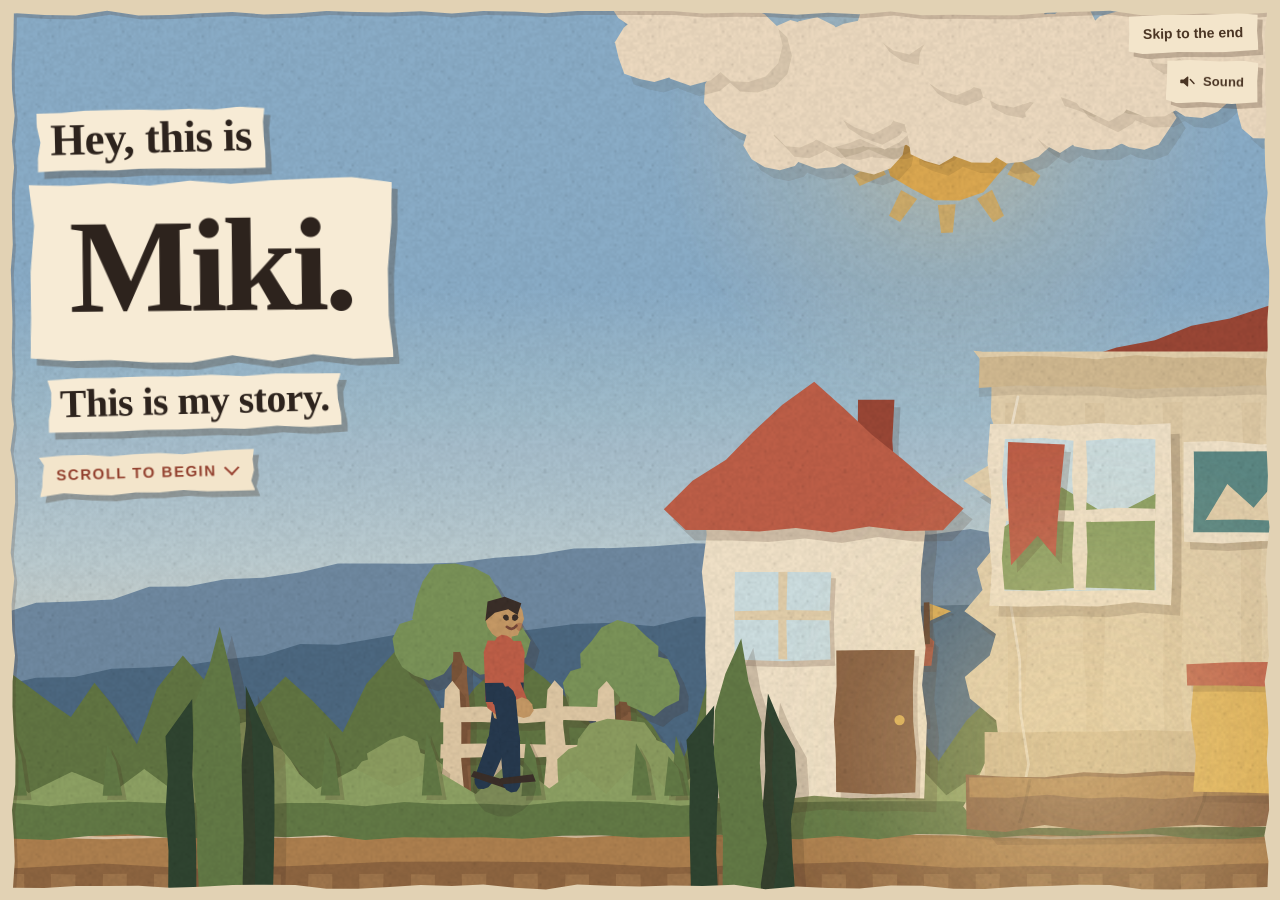
<file: index.html>
<!doctype html>
<html lang="en">
<head>
<meta charset="utf-8">
<meta name="viewport" content="width=device-width, initial-scale=1, viewport-fit=cover">
<meta name="color-scheme" content="light">
<title>Miki Ovshievich</title>
<style>
/* ---------------------------------------------------------------
   THE JOURNEY, paper cutout.
   Every scene element is a flat paper shape with a hand cut edge.
   Depth = layered sheets, each casting a solid OFFSET shadow.
   No filter: blur anywhere. Softness lives in gradients only.

   TYPE DECISION
   display: a warm old style serif, set heavy and tight, letters
            blocked onto torn paper strips. This is the "cut from a
            magazine" voice and it carries every headline.
   body:    the system sans, at 18px and up, on wider torn strips.
   chips:   the same sans, small caps, on a small paper tag.
   The two voices never swap jobs.
   --------------------------------------------------------------- */

:root{
  --display:"Iowan Old Style","Palatino Linotype","Book Antiqua",Palatino,Georgia,"Times New Roman",serif;
  --body:ui-sans-serif,-apple-system,BlinkMacSystemFont,"Segoe UI",Roboto,Helvetica,Arial,sans-serif;
  /* season drift: painters read these, the engine blends them */
  --leaf:#7d9a5c; --gr2:#8ea364; --gr3:#637a46;
}
*,*::before,*::after{box-sizing:border-box}
html,body{margin:0;padding:0}
html{height:100%;overflow:hidden;background:#e2d2b4}
body{
  height:100%;
  overflow:hidden;
  background:#e2d2b4;
  color:#3a2e28;
  font:400 16px/1.45 var(--body);
  -webkit-font-smoothing:antialiased;
}
/* The story scrolls INSIDE one container, so the document itself never
   moves. The set is a sticky pane at the top of that container. This is
   what makes a ?p= deep link exact: the engine reads scrollTop, sets
   scrollTop, and the picture is always painted at the page origin. */
.scroll{position:fixed;inset:0;z-index:1;overflow-y:auto;overflow-x:hidden;
  overscroll-behavior:contain;background:#e2d2b4;-webkit-overflow-scrolling:touch}
.scroll:focus{outline:none}
.scroll:focus-visible{outline:3px solid #2a3f57;outline-offset:-3px}
.sticky{position:sticky;top:0;height:100vh;height:100svh;overflow:hidden;background:#e2d2b4}
.spacer{width:1px;pointer-events:none}
.backdrop{position:absolute;inset:0;background:#e2d2b4;z-index:0}

/* ---------- paper swatches, one place, used by every SVG piece ---------- */
.f-cream {fill:#f3e5cb} .f-cream2{fill:#e5d2ae} .f-cream3{fill:#d3bb92}
.f-kraft {fill:#c89b66} .f-kraft2{fill:#b0824f} .f-kraft3{fill:#8f6641}
.f-brown {fill:#8a6142} .f-brown2{fill:#65442d} .f-ink  {fill:#3a2e28}
.f-red   {fill:#c05f48} .f-red2  {fill:#9b4736}
.f-blue  {fill:#7290ab} .f-blue2 {fill:#4d6c88} .f-blue3{fill:#37536d} .f-blue4{fill:#26394f}
.f-green {fill:#8ea364} .f-green2{fill:var(--gr2)} .f-green3{fill:var(--gr3)} .f-green4{fill:#2f4530}
.f-gold  {fill:#e0b256} .f-plum  {fill:#7c5f80} .f-teal {fill:#5d8a86}
.f-leaf  {fill:var(--leaf)}
.f-glass {fill:#cfe1e4} .f-screen{fill:#dfe9cf}
.f-slate {fill:#5b5f6b} .f-snow{fill:#eef1f2}

/* the offset paper shadow: solid, translated, never blurred */
.psh{fill:#4a3524;opacity:.2}
.psh-l{fill:#4a3524;opacity:.115}
/* the pale core a torn paper edge shows */
.core{fill:none;stroke:#fdf6e6;stroke-width:1.8;stroke-linecap:round;opacity:.6}

/* in world signage: the same two voices as the UI text */
.sgn{font-family:var(--display);font-weight:800;letter-spacing:-.012em}
.sgb{font-family:var(--body);font-weight:600;letter-spacing:.01em}

/* ---------- the stage that holds the whole diorama ----------
   The set is built at a fixed size, so past about 1920px the stage stops
   growing and stands centred on the paper backdrop, the same way the tall
   phone letterband works. Stretching it instead would push the camera
   past the opening scene before the reader had read a word. */
.stage{position:absolute;left:0;right:0;top:0;bottom:0;isolation:isolate;background:#b48557;overflow:hidden;z-index:1}
.diorama{position:absolute;inset:0;isolation:isolate}
.skyfill{position:absolute;inset:0;background:linear-gradient(180deg,
  var(--sky-a,#8fb6cf) 0%, var(--sky-a,#8fb6cf) 32%,
  var(--sky-b,#bcd6dd) 62%, var(--sky-c,#f0dcb8) 100%)}

/* deliberately NOT isolated: the back tint that lives inside it has to
   blend against the sky wash painted behind the world, or a multiply
   over transparent paper would come out as a flat slab of colour */
.world{position:absolute;inset:0}
.layer{position:absolute;inset:0;transform:translate3d(0,0,0)}
/* every sheet is scenery. A painted sheet is wider than the paper on it,
   so without this the topmost layer would sit over every pinned artifact
   and swallow the click that belongs to the link underneath. */
.sheetsvg{position:absolute;overflow:visible;pointer-events:none}
.scenegrp.off{display:none}
/* a far band belongs to its own stretch of world. When the camera leaves
   that stretch the band is faded out like a stagehand pulling a flat,
   instead of trailing behind the traveller for the rest of the story. */
.scenegrp.dim{opacity:0}
.world.tr .scenegrp{transition:opacity .34s linear}
html.rm .world.tr .scenegrp{transition:none}

/* light: warm lamp pools, radial gradients, each under a literal lamp */
.glows{position:absolute;inset:0;pointer-events:none}
.glow{position:absolute;border-radius:50%;pointer-events:none}
.g-night{opacity:calc(var(--night,0) * var(--str,.8))}
.g-day{opacity:calc((1 - var(--night,0)) * var(--str,.8))}
.g-any{opacity:var(--str,.8)}
/* "home" pools wait for the enter beat: warm only once somebody is
   in, and only as deep as the night is. The fade runs on CSS time,
   so the windows come on after the scroll loop has parked. */
.g-home{opacity:0;transition:opacity 1.6s ease .25s}
.home .g-home{opacity:calc(var(--night,0) * var(--str,.8))}
.rm .g-home{transition:none}
/* the going-to-bed play. Everything below waits for .home and runs on
   CSS clocks counted from the moment the family steps inside: the
   windows warm first, the chimney starts to breathe, two small heads
   climb into the upstairs pane and watch the night for a while, sink
   away to bed, the upstairs light goes out, and sleep letters drift
   up past the roof. Scrolling back strips .home and the whole evening
   rewinds to nothing. Reduced motion keeps the warm windows and skips
   the play entirely. */
.kidpeek,.babypeek{transform:translateY(42px)}
.home .kidpeek{animation:peek 4.6s cubic-bezier(.34,1.3,.4,1) 2.2s both}
.home .babypeek{animation:peek 4.2s cubic-bezier(.34,1.3,.4,1) 2.9s both}
@keyframes peek{0%{transform:translateY(42px)}14%{transform:translateY(0)}
  78%{transform:translateY(0)}100%{transform:translateY(42px)}}
.home .g-up{animation:lightout 1.6s ease 7.8s both}
@keyframes lightout{to{opacity:.07}}
.puff{opacity:0}
.home .puff{animation:puffup 5.4s linear 1.6s infinite}
.home .p2{animation-delay:3.4s}
.home .p3{animation-delay:5.2s}
@keyframes puffup{0%{opacity:0;transform:translateY(16px)}
  25%{opacity:.5}65%{opacity:.26}100%{opacity:0;transform:translateY(-26px)}}
.zz{opacity:0}
.home .zz{animation:zdrift 3.6s ease-in 9.4s infinite}
.home .z2{animation-delay:10.1s}
.home .z3{animation-delay:10.8s}
@keyframes zdrift{0%{opacity:0;transform:translateY(12px)}
  30%{opacity:.85}100%{opacity:0;transform:translateY(-26px)}}
.rm .kidpeek,.rm .babypeek,.rm .puff,.rm .zz,.rm .g-up{animation:none}

/* Night is TWO sheets, not one.

   A single tint over the whole diorama made dusk read as dusk, but it
   also put the man, his desk, his screen and every pinned clipping
   under the same blue as the hills three miles behind them. Paper does
   not work that way: at night the far country goes flat and cold while
   the thing under the lamp, in your hands, stays its own colour.

   So the deep tint (.tint-b) is mounted INSIDE the world, under the
   ground layer, and it darkens sky bands, far bands, mid and near only.
   The light tint (.tint) still covers everything -- but it is now weak,
   just enough to keep hero, ground, artifacts and foreground of a piece
   with the hour without draining them. The two multiply together over
   the background, which is why the far distance ends up exactly where
   it always was, and the key art ends up bright.

   The pair is chosen so that TINT_B x TINT / 255 == the single tint this
   set was lit by before. Change one and you must change the other. */
.tint{position:absolute;inset:0;mix-blend-mode:multiply;background:#fff;pointer-events:none}
.tint-b{position:absolute;inset:0;mix-blend-mode:multiply;background:#fff;pointer-events:none}

.sky-lights{position:absolute;inset:0;pointer-events:none}
.celestwrap{position:absolute;inset:0}
.celest{position:absolute;width:0;height:0}
#sunBox{left:74%;top:12%}
/* the disc is repainted as the light drops, so a low sun stays warm
   under the dusk tint instead of going grey in the corner */
#sun path{fill:var(--sunfill,#e2b355)}
#moonBox{left:19%;top:14%}
.celest svg,.celest .halo{position:absolute;overflow:visible}
.halo{border-radius:50%}
.stars{position:absolute;inset:0;opacity:var(--star-op,0)}

/* paper grain, one generated tile */
.grain{position:absolute;inset:0;mix-blend-mode:multiply;opacity:.4;
  background-image:var(--grain);background-size:150px 150px;pointer-events:none}

/* the proscenium: one cut paper sheet framing the set */
.frame{position:absolute;inset:0;pointer-events:none;overflow:visible}
.frame path{fill:#e2d2b4}
.frame .fsh{fill:#4a3524;opacity:.2}

/* ---------- hero puppet ----------
   Every joint group rotates around a pivot that sits INSIDE its own
   paper, and a joint disc is centred on that exact pivot, so no angle
   can pull a limb off the body. Arms and head ride inside the torso
   group; legs pivot on the same point the torso does. */
.heroWrap{position:absolute;left:0;top:0;width:0;height:0;overflow:visible;pointer-events:none}
.hero{position:absolute;overflow:visible;left:0;top:0}
.hero g{transform-box:view-box}
/* the picture house name, slid back along its own canopy when the stage
   is the narrow band a phone gets. The units are world units, because a
   transform on a node inside the sheet svg is read in the user space of
   that svg and every sheet is cut in world units. */
.lb .mqt{transform-box:view-box;transform:translateX(-215px)}
.hero .rig  {transform:translate(0,var(--by,0px)) rotate(var(--rr,0deg))}
.hero .torso{transform:rotate(var(--ta,0deg))}
.hero .head {transform:rotate(var(--ha,0deg))}
.hero .armB {transform:rotate(var(--a2,0deg))}
.hero .armF {transform:rotate(var(--a1,0deg))}
.hero .legB {transform:rotate(var(--l2,0deg))}
.hero .legF {transform:rotate(var(--l1,0deg))}
.hero .shB  {transform:rotate(var(--s2,0deg))}
.hero .shF  {transform:rotate(var(--s1,0deg))}
.hero .fArmB{transform:rotate(var(--e2,0deg))}
.hero .fArmF{transform:rotate(var(--e1,0deg))}
.hero{display:none;width:100%;height:100%}
.hero.on{display:block}
.hero.enter{animation:puppetIn .5s cubic-bezier(.22,1.1,.36,1) both}
.hero.leave{animation:puppetOut .3s cubic-bezier(.4,0,.9,.4) both}
/* the door shuts. gone holds the last frame of puppetOut, so the
   family that walked the whole road leaves the paper the way every
   puppet before them left it, and stays inside until the reader backs
   out of the doorway. Slower than leave: a doorstep, not an exit. The
   reduced-motion block kills the animation, so gone falls back to a
   plain opacity for that reader. */
.hero.gone{animation:puppetOut .55s cubic-bezier(.55,0,.8,.6) both}
.rm .hero.gone{opacity:0}
@keyframes puppetIn{
  0%{opacity:0;translate:0 -46px;rotate:-7deg}
  58%{opacity:1;translate:0 4px;rotate:2.5deg}
  100%{opacity:1;translate:0 0;rotate:0deg}
}
@keyframes puppetOut{
  0%{opacity:1;translate:0 0;rotate:0deg}
  100%{opacity:0;translate:0 30px;rotate:6deg}
}

/* ---------- ambient: ONE narrative cycle per scene ----------
   Nothing here is infinite. A cycle starts when its scene group goes
   live and it ends. Leaving and re-entering the scene plays it again,
   which is exactly one beat of stop motion per visit. */
.scenegrp.live .a-cloud {animation:railA 13s cubic-bezier(.33,0,.25,1) both}
.scenegrp.live .a-cloud2{animation:railB 17s cubic-bezier(.33,0,.25,1) both}
@keyframes railA{from{transform:translate(0,0) rotate(0deg)}to{transform:translate(52px,-7px) rotate(1.2deg)}}
@keyframes railB{from{transform:translate(0,0) rotate(.6deg)}to{transform:translate(-44px,6px) rotate(-.9deg)}}
/* the beige CRT wakes up once, then holds its steady glow */
.scenegrp.live .a-wake{animation:wake 2.6s steps(1,end) both}
@keyframes wake{0%{fill:#cfd6c4}22%{fill:#f2f4de}34%{fill:#d8ddc8}46%,100%{fill:#e7edd6}}
/* the modem handshakes once, then the line is up */
.scenegrp.live .a-led{animation:led 3.4s steps(1,end) both}
@keyframes led{0%{fill:#8d6a4e}18%{fill:#e2b256}30%{fill:#8d6a4e}42%{fill:#e2b256}54%{fill:#8d6a4e}66%,100%{fill:#c05f48}}
.scenegrp.live .a-crt{animation:crt 2.4s steps(1,end) both}
@keyframes crt{0%{fill:#b9c4a6}26%{fill:#eef3d8}44%,100%{fill:#dfe9cf}}
/* one wave set rocks in and settles */
.scenegrp.live .a-wave1{animation:waveA 11s cubic-bezier(.4,0,.3,1) both}
.scenegrp.live .a-wave2{animation:waveB 14s cubic-bezier(.4,0,.3,1) both}
@keyframes waveA{from{transform:translate(0,0)}to{transform:translate(26px,-3px)}}
@keyframes waveB{from{transform:translate(0,0)}to{transform:translate(-22px,3px)}}
/* the game cards: cut-paper homages that rise past the boy at the
   screen, one after another, and are gone. Three passes, then still --
   nothing on this street loops for ever. */
/* The step is a sixth of the cycle, so the two cards that share a column
   sit exactly half a cycle apart, and the visible window is cut to 44%
   of the cycle. Two cards in one column can therefore never be on the
   paper at the same instant, in any pass, and the column is only ever
   empty for a third of a second. */
.scenegrp.live .a-card{animation:cardPop 5.4s cubic-bezier(.34,0,.3,1) 3 both}
.scenegrp.live .a-card.d1{animation-delay:.9s}
.scenegrp.live .a-card.d2{animation-delay:1.8s}
.scenegrp.live .a-card.d3{animation-delay:2.7s}
.scenegrp.live .a-card.d4{animation-delay:3.6s}
.scenegrp.live .a-card.d5{animation-delay:4.5s}
/* translate only. A css rotate or scale on a plain svg group turns about
   the origin of the whole sheet, not the middle of the card, so the tilt
   is cut into the paper by the painter instead. */
@keyframes cardPop{
  0%  {opacity:0;transform:translate(0,30px)}
  4%  {opacity:0;transform:translate(0,26px)}
  11% {opacity:1;transform:translate(0,16px)}
  38% {opacity:1;transform:translate(0,-16px)}
  48% {opacity:0;transform:translate(0,-28px)}
  100%{opacity:0;transform:translate(0,-28px)}}
/* the tablet in the winter room lights up once */
.scenegrp.live .a-spark{animation:sparkUp 3.2s steps(1,end) both}
@keyframes sparkUp{0%{opacity:0}30%{opacity:.5}52%{opacity:1}100%{opacity:1}}
/* the elevated train pulls through once */
.scenegrp.live .a-train{animation:trainGo 9s cubic-bezier(.35,0,.3,1) both}
@keyframes trainGo{from{transform:translate(-190px,0)}to{transform:translate(210px,0)}}
/* stars: one shared shimmer pass, then steady */
.stars.live .a-tw{animation:tw 5.2s steps(1,end) both}
@keyframes tw{0%{opacity:.45}34%{opacity:1}52%{opacity:.6}70%,100%{opacity:1}}

/* ---------- UI: crisp, never pixelated, always above the tint ---------- */
.ui{position:absolute;inset:0;pointer-events:none;z-index:5;overflow:hidden}
.ui a,.ui button{pointer-events:auto}

.skip{
  position:absolute;top:max(14px,env(safe-area-inset-top));right:max(22px,env(safe-area-inset-right));
  z-index:9;pointer-events:auto;
  display:inline-block;padding:9px 15px 10px;
  font-family:var(--body);font-size:14px;font-weight:650;text-decoration:none;color:#4a3524;
  background:#f3e5cb;rotate:-1.1deg;
  clip-path:polygon(1% 4%,26% 1%,58% 3%,84% 0%,100% 5%,99% 46%,100% 94%,72% 99%,38% 96%,12% 100%,0% 92%,1% 48%);
}
.skipsh{
  position:absolute;top:max(14px,env(safe-area-inset-top));right:max(22px,env(safe-area-inset-right));
  z-index:8;pointer-events:none;background:#4a3524;opacity:.26;rotate:-1.1deg;
  translate:5px 5px;padding:9px 15px 10px;font-family:var(--body);font-size:14px;font-weight:650;color:transparent;
  clip-path:polygon(1% 4%,26% 1%,58% 3%,84% 0%,100% 5%,99% 46%,100% 94%,72% 99%,38% 96%,12% 100%,0% 92%,1% 48%);
}
.skip:hover{background:#fbf1dc}
.skip:focus-visible,.plain:focus-visible,.sr a:focus,.ui a:focus-visible{outline:3px solid #2a3f57;outline-offset:3px}

/* =====================================================================
   THE SOUND TAG
   A second paper chip, cut from the same sheet as the skip tag and hung
   just under it. It is off when the page opens and it remembers nothing:
   the room is silent until somebody asks for it, every time.
   ===================================================================== */
.snd{
  position:absolute;top:calc(max(14px,env(safe-area-inset-top)) + 46px);
  right:max(22px,env(safe-area-inset-right));
  z-index:9;pointer-events:auto;
  display:inline-flex;align-items:center;gap:7px;min-height:44px;
  padding:9px 14px 10px 12px;
  font-family:var(--body);font-size:13px;font-weight:650;letter-spacing:.01em;
  color:#4a3524;background:none;border:0;cursor:pointer;rotate:1.2deg;
  -webkit-appearance:none;appearance:none;-webkit-tap-highlight-color:transparent;
}
.snd-sh,.snd-fc{position:absolute;inset:0;
  clip-path:polygon(1% 4%,26% 1%,58% 3%,84% 0%,100% 5%,99% 46%,100% 94%,72% 99%,38% 96%,12% 100%,0% 92%,1% 48%)}
.snd-sh{background:#4a3524;opacity:.26;translate:5px 5px}
.snd-fc{background:#f3e5cb}
.snd:hover .snd-fc{background:#fbf1dc}
.snd:focus-visible{outline:3px solid #2a3f57;outline-offset:3px}
.snd-ic{position:relative;width:18px;height:18px;flex:none;overflow:visible}
.snd-lb{position:relative}
.snd-cone{fill:currentColor}
.snd-w,.snd-cut{fill:none;stroke:currentColor;stroke-width:1.9;stroke-linecap:round}
.snd-w{opacity:0}
/* on: the cut closes up and the two arcs are let out */
.snd[aria-pressed="true"]{color:#93412f}
.snd[aria-pressed="true"] .snd-cut{opacity:0}
.snd[aria-pressed="true"] .snd-w{opacity:1}
/* the label is a luxury on a phone; the cut speaker says it all */
@media (max-width:560px){ .snd{padding:12px;gap:0} .snd-lb{display:none} }
/* nowhere to send the sound: take the tag away rather than hang a
   button that cannot do anything */
.snd.off{display:none}

.plain{
  position:absolute;top:max(14px,env(safe-area-inset-top));left:max(14px,env(safe-area-inset-left));
  z-index:9;pointer-events:auto;display:none;
  padding:9px 15px 10px;font-family:var(--body);font-size:14px;font-weight:650;color:#4a3524;text-decoration:none;
  background:#f3e5cb;rotate:.9deg;
  clip-path:polygon(1% 4%,26% 1%,58% 3%,84% 0%,100% 5%,99% 46%,100% 94%,72% 99%,38% 96%,12% 100%,0% 92%,1% 48%);
}
html.rm .plain{display:inline-block}

/* =====================================================================
   INTEGRAL TEXT
   A caption is not a card. It is a stack of torn paper strips blocked
   into the negative space of its own scene: a paper tag for the year,
   display letters cut onto one strip per line, and a wider strip for
   the body. Each strip carries its own solid offset cut shadow.
   ===================================================================== */
.capw{position:absolute;left:0;top:0;width:max-content;max-width:var(--mw,600px);
  opacity:0;visibility:hidden;translate:0 15px;rotate:var(--tilt,-1deg);
  transition:opacity .42s ease,translate .5s cubic-bezier(.2,.7,.3,1),visibility 0s linear .5s}
/* the closing card must not pop. It rises on a long slow drift while
   the family is still walking, so the last words arrive the way the
   evening does: gradually, and from a little further down. This rule
   sits BEFORE .capw.on so that .on can still zero the delays when the
   card shows: swap the order and the card hides through its whole
   fade, then snaps in, which is the pop again. */
.capw.slow{translate:0 34px;
  transition:opacity 1.6s ease,translate 1.9s cubic-bezier(.22,.61,.25,1),visibility 0s linear 1.9s}
.capw.on{opacity:1;visibility:visible;translate:0 0;transition-delay:0s,0s,0s}

.strip{position:relative;display:block;width:max-content;max-width:100%;rotate:var(--rot,0deg)}
.strip .sh{position:absolute;inset:0;background:#4a3524;opacity:.3;translate:6px 7px;clip-path:var(--tear)}
.strip .fc{position:relative;display:block;background:#f7ebd5;color:#2d231d;clip-path:var(--tear)}

/* The three sizes below are cut against the height of the window and not
   its width alone. The scene is drawn from the ground line up, and that
   line stands at 962 on a 1080-tall screen and at 696 on an 800-tall one:
   266px of sky and wall leave the frame while a width-only clamp keeps the
   words the same size, so the art climbs into the paper. The vh term holds
   the block to the same share of the picture at every height, and each one
   is set so that a 1080-tall screen still lands on the old maximum and
   nothing there moves. The lower bound is untouched: the phone band is
   narrow, not short, so it stays on the vw term. */

/* year / place plaque: a painted board nailed into the scene, cut and
   lettered like the shop signs, never a small interface tag. Two cream
   nail heads and a keyline are painted inside the torn silhouette. */
.cp{margin:0 0 13px 4px}
.cp .fc{font-family:var(--display);font-size:clamp(22px,min(2.35vw,3vh),32px);font-weight:800;
  letter-spacing:.055em;text-transform:uppercase;padding:9px 26px 12px;color:#fdf5e6;
  background:
    radial-gradient(circle at 13px 52%, #f0dcb8 0 2.4px, rgba(0,0,0,0) 2.7px),
    radial-gradient(circle at calc(100% - 13px) 52%, #f0dcb8 0 2.4px, rgba(0,0,0,0) 2.7px),
    #93412f;
  box-shadow:inset 0 0 0 3px #93412f, inset 0 0 0 5px #f0dcb8}
.cp .sh{opacity:.36}

/* display headline: one strip per line, hand placed.
   The size is a variable with the house clamp as its default, so a
   caption that has to hold a long sentence on ONE line can be cut
   smaller by hand without touching any other headline in the story. */
.hl{margin:0 0 7px}
.hl .fc{font-family:var(--display);font-weight:800;
  font-size:var(--hl-fs, clamp(30px,min(4.5vw,5.6vh),60px));line-height:1.02;letter-spacing:-.022em;
  padding:.2em .34em .26em;max-width:calc(100vw - 28px)}
.capw.big .hl .fc{font-size:var(--hl-fs, clamp(34px,6.4vw,86px))}
/* a headline set as one unbreakable line: it shrinks, it never wraps */
.hl.one .fc{white-space:nowrap}

/* the signature: a small scrap, hand-set, torn off the closing line */
.sig{margin:10px 0 0 26px}
.sig .fc{font-family:var(--display);font-weight:800;font-style:italic;
  font-size:clamp(21px,min(2.1vw,2.7vh),30px);letter-spacing:.01em;
  padding:.24em .6em .3em;color:#4a3524;background:#f3e5cb}
.capw.dark .sig .fc{background:#2b2839;color:#f4e8d0}

/* body: a wider strip, ruled like a note pad */
.bd{margin:12px 0 0 8px;width:var(--bw,520px);max-width:calc(100vw - 28px)}
.bd .fc{font-family:var(--body);font-size:clamp(18px,min(1.6vw,2.05vh),22px);line-height:1.5;
  font-weight:450;letter-spacing:-.004em;padding:17px 23px 20px;
  background:repeating-linear-gradient(180deg,rgba(70,105,140,0) 0 32px,rgba(70,105,140,.1) 32px 33px),#f7ebd5}
.bd .fc p{margin:0}
.bd .fc p + p{margin-top:.6em}

/* contact tags on the last strip */
.lnks{margin:16px 0 0 6px;display:flex;flex-wrap:wrap;gap:10px;max-width:calc(100vw - 28px)}
.lnk{position:relative;display:inline-block;rotate:var(--rot,0deg)}
.lnk .sh{position:absolute;inset:0;background:#4a3524;opacity:.3;translate:5px 6px;clip-path:var(--tear)}
.lnk a{position:relative;display:block;text-decoration:none;clip-path:var(--tear);
  font-family:var(--body);font-size:clamp(18px,1.3vw,20px);font-weight:650;
  padding:11px 18px 13px;background:#f3e5cb;color:#3a2e28}
.lnk a:hover{background:#fdf5e2}

/* night scenes flip the paper: dark stock, pale ink */
.capw.dark .strip .fc{background:#2b2839;color:#f4e8d0}
.capw.dark .bd .fc{background:repeating-linear-gradient(180deg,rgba(230,240,255,0) 0 32px,rgba(230,240,255,.09) 32px 33px),#2b2839}
.capw.dark .cp .fc{color:#2a2118;
  background:
    radial-gradient(circle at 13px 52%, #4a3524 0 2.4px, rgba(0,0,0,0) 2.7px),
    radial-gradient(circle at calc(100% - 13px) 52%, #4a3524 0 2.4px, rgba(0,0,0,0) 2.7px),
    #e0b256;
  box-shadow:inset 0 0 0 3px #e0b256, inset 0 0 0 5px #6b4a22}
.capw.dark .strip .sh{background:#120f1c;opacity:.42}

/* the title moment: same paper family, bigger scissors */
.titw .hl .fc{font-size:clamp(40px,8vw,104px);letter-spacing:-.035em;padding:.16em .3em .22em}
/* the opening is set like a title card: a small line in, the name cut
   large, then the promise. Three sizes, one block, no scroll needed. */
.titw .hl.t1 .fc{font-size:clamp(24px,3.5vw,45px);letter-spacing:-.012em}
.titw .hl.t2 .fc{font-size:clamp(56px,10.4vw,134px)}
.titw .hl.t3 .fc{font-size:clamp(23px,3.1vw,41px);letter-spacing:-.012em}
.titw .hl.t1{margin-left:10px}
.titw .hl.t3{margin:11px 0 0 16px}
.hint{margin:20px 0 0 6px;position:relative;display:inline-block;rotate:-.6deg}
.hint .sh{position:absolute;inset:0;background:#4a3524;opacity:.3;translate:5px 6px;clip-path:var(--tear)}
.hint .fc{position:relative;display:flex;align-items:center;gap:10px;clip-path:var(--tear);
  font-family:var(--body);font-size:15px;font-weight:750;letter-spacing:.1em;text-transform:uppercase;
  padding:10px 17px 11px;background:#f3e5cb;color:#93412f}
.arrow{display:inline-block;width:11px;height:11px;border-right:2.6px solid #9b4736;border-bottom:2.6px solid #9b4736;
  rotate:45deg;translate:0 -2px}
/* three nudges and it stops. Nothing on this page loops for ever. */
.capw.on .arrow{animation:nudge 2.1s ease-in-out 3 both}
@keyframes nudge{0%,100%{translate:0 -2px}50%{translate:3px 1px}}

/* =====================================================================
   ARTIFACTS
   Real screens and real clippings, pinned into the set as objects: a
   torn cream mount, two strips of paper tape, and a small cut tag that
   says the thing opens somewhere else. Every one is a link. They are
   placed low in the frame, under the height any caption ever reaches.
   ===================================================================== */
.arts{position:absolute;inset:0;transform:translate3d(0,0,0)}
/* the lit sheets hang in front of the dusk wash, so this layer covers
   the whole box. It must stay transparent to the mouse or it would
   take the clicks meant for the clippings behind it. */
.arts.lit{pointer-events:none}
.art{position:absolute;display:block;text-decoration:none;color:inherit;
  cursor:pointer;rotate:var(--tilt,0deg);pointer-events:auto;
  transition:translate .2s cubic-bezier(.2,.7,.3,1)}
.art-sh{position:absolute;inset:0;background:#4a3524;opacity:.28;translate:7px 8px;
  clip-path:var(--tear)}
.art-fc{position:absolute;inset:0;background:#f7ebd5;clip-path:var(--tear);
  padding:var(--pad,8px);overflow:hidden}
.art-fc img{display:block;width:100%;height:100%;object-fit:cover;object-position:50% 0}
.art:hover{translate:0 -5px}
.art-leg{position:absolute;left:50%;top:100%;width:11px;height:var(--leg,0px);
  margin-left:-5px;background:#7a5c3c;
  clip-path:polygon(6% 0,94% 2%,88% 100%,14% 98%)}
.art-leg::after{content:"";position:absolute;inset:0;background:#4a3524;opacity:.2;
  translate:5px 4px;clip-path:polygon(6% 0,94% 2%,88% 100%,14% 98%)}
.art:focus-visible{outline:3px solid #2a3f57;outline-offset:4px}
/* a sheet that belongs to a later beat. It is cut out of the picture
   until the reader reaches the words that earn it, then it is pinned up
   on the same fade the captions use, so the two arrive as one move */
.art.late{opacity:0;visibility:hidden;
  transition:translate .2s cubic-bezier(.2,.7,.3,1),opacity .42s ease,visibility 0s linear .42s}
.art.late.up{opacity:1;visibility:visible;transition-delay:0s,0s,0s}

/* paper tape, torn at both ends */
.art-tape{position:absolute;width:30%;min-width:36px;height:16px;background:#efe3c6;opacity:.88}
.art-tape.t1{left:-6%;top:-8px;rotate:-8deg;clip-path:polygon(0% 14%,100% 0%,100% 86%,0% 100%)}
.art-tape.t2{right:-6%;bottom:-8px;rotate:-7deg;clip-path:polygon(0% 0%,100% 15%,100% 100%,0% 85%)}

/* the small cut tag: the words, then a drawn arrow, no glyph font */
.art-open{position:absolute;right:-7px;bottom:-14px;display:flex;align-items:center;gap:6px;
  padding:4px 10px 5px;background:#93412f;color:#fdf5e6;clip-path:var(--tear2);
  font-family:var(--body);font-size:var(--os,11px);font-weight:800;letter-spacing:.11em;
  text-transform:uppercase;white-space:nowrap}
.oa{display:inline-block;width:7px;height:7px;translate:0 1px;rotate:45deg;
  border-top:2.2px solid #fdf5e6;border-right:2.2px solid #fdf5e6}

/* a news clipping is typography, not a screenshot: masthead, rule, headline */
.art.clip .art-fc{background:#efe6d2;display:flex;flex-direction:column;
  padding:var(--pad,10px) calc(var(--pad,10px) + 2px)}
.cl-m{font-family:var(--body);font-size:var(--ms,11px);font-weight:800;letter-spacing:.15em;
  text-transform:uppercase;color:#93412f;border-bottom:2px solid #4a3524;
  padding-bottom:5px;margin-bottom:7px;white-space:nowrap;overflow:hidden}
.cl-h{font-family:var(--display);font-size:var(--fs,17px);line-height:1.13;font-weight:800;
  letter-spacing:-.016em;color:#241d19}

/* a prop is a drawn cutout, not a link: nothing to open, nothing to hover */
.art.prop{cursor:default;pointer-events:none}
.art.prop:hover{translate:0 0}
.art.prop .art-fc{padding:0;background:#f4e8d0}
.art.prop .art-fc svg{display:block;width:100%;height:100%}

/* a hero shot is the product itself, so it is never cropped: the whole
   frame is shown, on a paper mat cut to the same aspect */
.art.shot .art-fc{background:#e7d9ba;padding:var(--pad,9px)}
.art.shot .art-fc img{object-fit:contain;object-position:50% 50%}

/* the trailer: the film's own still behind a cut play tab. The window is
   cut to the still's own 16:9, so the picture is shown whole and at full
   strength, the way any player shows it before the press. The frame is
   only ever built on a click, so no player loads until the reader asks. */
.art.video .art-fc{padding:0;background:#171326}
.art.video .art-fc img{object-fit:cover;object-position:50% 50%}
.art.video iframe{display:block;width:100%;height:100%;border:0}
.art-play{position:absolute;left:50%;top:50%;translate:-50% -50%;
  display:flex;align-items:center;justify-content:center;
  width:26%;min-width:64px;aspect-ratio:1.42;background:#f3e5cb;clip-path:var(--tear2)}
.art-play i{width:0;height:0;translate:12% 0;
  border-left:1.6em solid #93412f;border-top:1.05em solid transparent;
  border-bottom:1.05em solid transparent;font-size:min(2.2vw,15px)}
.art.video:hover .art-play{background:#fdf5e6}

/* screen reader story: the whole arc, independent of scroll */
.sr{position:absolute;width:1px;height:1px;overflow:hidden;clip-path:inset(50%)}
.sr a:focus{position:fixed;left:12px;top:64px;width:auto;height:auto;clip-path:none;
  padding:9px 13px;background:#f3e5cb;z-index:20}

.nojs{position:fixed;z-index:40;;left:0;right:0;top:0;padding:14px 18px;background:#f3e5cb;color:#3a2e28;
  font-size:16px;z-index:30;text-align:center}
#metrics{display:none}

/* ---------- reduced motion: no lerp, no gait, no ambient ---------- */
@media (prefers-reduced-motion:reduce){
  .stage *,.ui *{animation:none !important;transition:none !important}
  .capw{opacity:1;visibility:visible;translate:0 0}
  .arrow{animation:none}
}
/* the first painted frame never dissolves: on load, and on a deep link,
   the picture and the opening words are simply there */
html.boot .capw,html.boot .strip,html.boot .scenegrp{transition:none !important}
html.boot .capw.on .arrow{animation:none}
html.rm .stage *,html.rm .ui *{animation:none !important;transition:none !important}
html.rm .capw{transition:none}

/* how far along the walk is: a hairline of brick red laid on the top
   edge of the paper. It says nothing until the title is left behind,
   and it never asks to be touched. */
.prog{
  position:absolute;z-index:34;top:0;left:0;height:5px;width:0%;
  background:rgba(155,71,54,.65);
  opacity:0;transition:opacity .6s ease;
  pointer-events:none;
}
.prog.on{opacity:1}

@media (max-width:700px){
  .capw{--mw:calc(100vw - 22px)}
  .bd{margin-left:4px}
  .bd .fc{padding:15px 18px 17px}
  .hl .fc{padding:.2em .3em .26em}
  .skip,.skipsh,.plain{font-size:13px;padding:8px 13px 9px}
}
</style>
</head>
<body>

<div class="scroll" id="scroll" tabindex="0">
<div class="sticky">

  <div class="backdrop" aria-hidden="true"><div class="grain" id="grainB"></div></div>

  <div class="prog" id="progBar" aria-hidden="true"></div>

  <span class="skipsh" aria-hidden="true">Skip to the end</span>
  <a class="skip" href="classic.html">Skip to the end</a>
  <a class="plain" href="classic.html">Prefer the plain page?</a>

  <button class="snd" id="sndTag" type="button" aria-pressed="false" aria-label="Ambient sound">
    <span class="snd-sh" aria-hidden="true"></span>
    <span class="snd-fc" aria-hidden="true"></span>
    <svg class="snd-ic" viewBox="0 0 24 24" aria-hidden="true" focusable="false">
      <path class="snd-cone" d="M4 9.5h3.6L12.4 5.4c.5-.4 1.3-.1 1.3.6v12c0 .7-.8 1-1.3.6L7.6 14.5H4c-.6 0-1-.4-1-1v-3c0-.6.4-1 1-1z"/>
      <path class="snd-w" d="M16.6 9.2c1.1 1.5 1.1 4.1 0 5.6"/>
      <path class="snd-w" d="M19.1 6.9c2.2 2.8 2.2 7.4 0 10.2"/>
      <path class="snd-cut" d="M16.4 9.4 L21.4 14.6"/>
    </svg>
    <span class="snd-lb">Sound</span>
  </button>

  <div class="stage" id="stage" aria-hidden="true">
    <div class="diorama">
      <div class="skyfill" id="skyfill"></div>
      <!-- sun, moon and stars are pinned to the back of the box, behind
           every sheet of paper, so a roofline or a shop sign passes in
           FRONT of them the way it would in a real cut paper set. -->
      <div class="sky-lights" id="skyLights">
        <div class="stars" id="starHost"></div>
        <div class="celestwrap" id="celestWrap">
          <div class="celest" id="sunBox"></div>
          <div class="celest" id="moonBox"></div>
        </div>
      </div>
      <div class="world" id="world"></div>
      <div class="tint" id="tint"></div>
      <div class="glows layer" id="glowLayer"></div>
    </div>
    <div class="grain" id="grain"></div>
    <svg class="frame" id="frame" aria-hidden="true"></svg>
  </div>

  <div class="ui" id="ui" aria-hidden="true"></div>

</div>
<div class="spacer" id="spacer"></div>
</div>

<main class="sr" id="srStory"></main>
<pre id="metrics" aria-hidden="true"></pre>

<noscript>
  <p class="nojs">This story needs JavaScript. <a href="classic.html">Read the plain version</a>.</p>
</noscript>

<script>
(function(){
"use strict";

/* =================================================================
   0. PAPER TOOLKIT
   Deterministic hand cut edges: polygon vertices jittered along the
   edge normal, seeded, so every reload cuts the paper the same way.
   ================================================================= */

var TAU = Math.PI * 2;
function rng(seed){ var a = seed >>> 0; return function(){
  a = a + 0x6D2B79F5 | 0;
  var t = Math.imul(a ^ a >>> 15, 1 | a);
  t = t + Math.imul(t ^ t >>> 7, 61 | t) ^ t;
  return ((t ^ t >>> 14) >>> 0) / 4294967296;
};}
function f(n){ return Math.round(n * 10) / 10; }
function lerp(a,b,t){ return a + (b - a) * t; }
function clamp(v,a,b){ return v < a ? a : v > b ? b : v; }
function smooth(a,b,v){ var t = clamp((v - a) / (b - a), 0, 1); return t * t * (3 - 2 * t); }

function cut(pts, amp, seed, maxSeg){
  var r = rng(seed), d = "", i, k;
  maxSeg = maxSeg || 30;
  for(i = 0; i < pts.length; i++){
    var a = pts[i], b = pts[(i + 1) % pts.length];
    var dx = b[0] - a[0], dy = b[1] - a[1], len = Math.hypot(dx, dy) || 1;
    var nx = -dy / len, ny = dx / len;
    var n = Math.max(1, Math.min(maxSeg, Math.round(len / 26)));
    if(i === 0) d += "M" + f(a[0]) + " " + f(a[1]);
    for(k = 1; k <= n; k++){
      var t = k / n;
      var j = (k === n) ? (r() - 0.5) * amp * 0.7 : (r() - 0.5) * 2 * amp;
      d += "L" + f(a[0] + dx * t + nx * j) + " " + f(a[1] + dy * t + ny * j);
    }
  }
  return d + "Z";
}
function rectPts(x,y,w,h){ return [[x,y],[x+w,y],[x+w,y+h],[x,y+h]]; }
function cutRect(x,y,w,h,amp,seed,maxSeg){ return cut(rectPts(x,y,w,h), amp, seed, maxSeg); }
function cutDisc(cx,cy,rad,amp,seed,n){
  var r = rng(seed), pts = [], i; n = n || 16;
  for(i = 0; i < n; i++){
    var a = i / n * TAU, rr = rad + (r() - 0.5) * 2 * amp;
    pts.push([cx + Math.cos(a) * rr, cy + Math.sin(a) * rr]);
  }
  return cut(pts, amp * 0.3, seed + 7, 1);
}
function cutLine(x1,y1,x2,y2,amp,seed,step){
  var r = rng(seed), dx = x2 - x1, dy = y2 - y1, len = Math.hypot(dx,dy) || 1;
  var nx = -dy/len, ny = dx/len, n = Math.max(2, Math.min(300, Math.round(len/(step||24))));
  var d = "M" + f(x1) + " " + f(y1), k;
  for(k = 1; k <= n; k++){
    var t = k/n, j = (r() - 0.5) * 2 * amp;
    d += "L" + f(x1 + dx*t + nx*j) + " " + f(y1 + dy*t + ny*j);
  }
  return d;
}
/* a stack of paths in one paper colour sharing ONE offset shadow */
function sheet(ds, cls, sx, sy, shCls){
  var s = "", i;
  if(sx || sy){
    var g = "";
    for(i = 0; i < ds.length; i++) g += '<path d="' + ds[i] + '"/>';
    s += '<g class="' + (shCls || "psh") + '" transform="translate(' + sx + ',' + sy + ')">' + g + "</g>";
  }
  for(i = 0; i < ds.length; i++) s += '<path class="' + cls + '" d="' + ds[i] + '"/>';
  return s;
}
function one(d, cls, sx, sy, shCls){ return sheet([d], cls, sx, sy, shCls); }

/* world signage. Two flat passes: a dark offset copy, then the face. */
function label(x, y, str, size, fam, fill, anchor){
  var c = 'text-anchor="' + (anchor || "middle") + '" font-size="' + size + '" class="' + (fam || "sgn") + '"';
  return '<text x="' + f(x + size * 0.05) + '" y="' + f(y + size * 0.07) + '" ' + c +
      ' fill="#3b2a1e" opacity=".33">' + str + "</text>" +
    '<text x="' + f(x) + '" y="' + f(y) + '" ' + c + ' fill="' + fill + '">' + str + "</text>";
}

/* torn edges for the HTML strips, as clip-path polygons */
function tearPoly(seed, ax, ay){
  var r = rng(seed), p = [], n, N = 9;
  for(n = 0; n <= N; n++) p.push([(n / N) * 100, r() * ay]);
  for(n = 1; n <= 3; n++) p.push([100 - r() * ax, (n / 4) * 100]);
  for(n = N; n >= 0; n--) p.push([(n / N) * 100, 100 - r() * ay]);
  for(n = 3; n >= 1; n--) p.push([r() * ax, (n / 4) * 100]);
  var s = [], i;
  for(i = 0; i < p.length; i++) s.push(f(p[i][0]) + "% " + f(p[i][1]) + "%");
  return "polygon(" + s.join(",") + ")";
}
var TEARS = [], ti;
for(ti = 0; ti < 8; ti++) TEARS.push(tearPoly(3100 + ti * 13, 1.5, 4.6));
var TEARS_S = [];
for(ti = 0; ti < 6; ti++) TEARS_S.push(tearPoly(3400 + ti * 17, 2.6, 9));

/* =================================================================
   PROPS
   Drawn paper keepsakes for the scenes that have no press. Each one
   is cut from the same palette as the world and is authored inside
   its own record sized viewBox, so the artifact chassis carries it
   with no extra rules. A prop says nothing the story has not said.
   ================================================================= */
var PROPS = {};

/* a six year old draws the machine that just arrived. Wax lines, no ruler */
PROPS.crayon = function(w, h){
  var o = "", st = function(d, col, sw){
    return '<path d="' + d + '" fill="none" stroke="' + col + '" stroke-width="' + f(sw) +
      '" stroke-linecap="round" stroke-linejoin="round" opacity=".9"/>';
  };
  /* sun, top right, with a fistful of rays */
  o += one(cutDisc(w * 0.85, h * 0.15, w * 0.075, 0.9, 4101, 13), "f-gold");
  var a, cx = w * 0.85, cy = h * 0.15, r0 = w * 0.105, r1 = w * 0.155;
  for(a = 0; a < 7; a++){
    var t = (a / 7) * Math.PI * 2 + 0.3;
    o += st("M" + f(cx + Math.cos(t) * r0) + " " + f(cy + Math.sin(t) * r0) +
      "L" + f(cx + Math.cos(t) * r1) + " " + f(cy + Math.sin(t) * r1), "#e0b256", w * 0.022);
  }
  /* the monitor, a happy box */
  o += st(cut(rectPts(w * 0.15, h * 0.22, w * 0.52, h * 0.38), 1.6, 4103, 9), "#4d6c88", w * 0.032);
  o += st(cut(rectPts(w * 0.22, h * 0.29, w * 0.38, h * 0.24), 1.1, 4105, 9), "#8ea364", w * 0.02);
  o += one(cutDisc(w * 0.31, h * 0.38, w * 0.022, 0.4, 4107, 9), "f-ink");
  o += one(cutDisc(w * 0.49, h * 0.38, w * 0.022, 0.4, 4109, 9), "f-ink");
  o += st("M" + f(w * 0.29) + " " + f(h * 0.45) + "Q" + f(w * 0.40) + " " + f(h * 0.53) +
    " " + f(w * 0.51) + " " + f(h * 0.45), "#c05f48", w * 0.026);
  /* stand and keyboard */
  o += st(cutLine(w * 0.41, h * 0.60, w * 0.41, h * 0.68, 0.7, 4111, 9), "#4d6c88", w * 0.028);
  o += st(cutLine(w * 0.30, h * 0.69, w * 0.52, h * 0.69, 0.7, 4113, 9), "#4d6c88", w * 0.028);
  o += st(cut(rectPts(w * 0.20, h * 0.75, w * 0.44, h * 0.10), 1.1, 4115, 9), "#4d6c88", w * 0.026);
  /* the floor of the room, and two scribbles that mean nothing at all */
  o += st(cutLine(w * 0.07, h * 0.92, w * 0.93, h * 0.92, 1.1, 4117, 14), "#8ea364", w * 0.026);
  o += st(cutLine(w * 0.72, h * 0.62, w * 0.86, h * 0.55, 1.4, 4119, 9), "#c05f48", w * 0.02);
  o += st(cutLine(w * 0.74, h * 0.72, w * 0.90, h * 0.70, 1.4, 4121, 9), "#7c5f80", w * 0.02);
  return o;
};

/* the bedroom wall poster of a teenage server that got to the top. the sheet
   is cream, not red, because this beat runs at night and a dark poster on a
   dark wall reads as a smudge. */
PROPS.gposter = function(w, h){
  var o = '<rect x="-2" y="-2" width="' + f(w + 4) + '" height="' + f(h + 4) + '" class="f-cream"/>';
  o += one(cutRect(0, 0, w, h * 0.19, 1.1, 4201), "f-red2");
  o += label(w / 2, h * 0.135, "ROLE PLAY SERVER", f(w * 0.078), "sgb", "#f3e5cb");
  o += label(w / 2, h * 0.605, "#1", f(w * 0.52), "sgn", "#9b4736");
  o += one(cutRect(w * 0.14, h * 0.675, w * 0.72, h * 0.016, 0.4, 4205), "f-kraft2");
  o += label(w / 2, h * 0.80, "IN THE", f(w * 0.145), "sgn", "#3a2e28");
  o += label(w / 2, h * 0.945, "WORLD", f(w * 0.145), "sgn", "#3a2e28");
  return o;
};

/* the stub from the one way flight, kept because it was the one way */
PROPS.boarding = function(w, h){
  var o = '<rect x="-2" y="-2" width="' + f(w + 4) + '" height="' + f(h + 4) + '" class="f-cream"/>';
  var tx = w * 0.70;
  o += one(cutRect(0, 0, w, h * 0.19, 1.1, 4301), "f-blue3");
  o += label(w * 0.055, h * 0.135, "BOARDING PASS", f(w * 0.042), "sgb", "#e9dcc0", "start");
  o += label(w * 0.055, h * 0.60, "NEW ADVENTURE", f(w * 0.072), "sgn", "#2b2320", "start");
  o += one(cutRect(w * 0.055, h * 0.70, w * 0.40, h * 0.045, 0.4, 4303), "f-cream3");
  o += one(cutRect(w * 0.055, h * 0.80, w * 0.26, h * 0.045, 0.4, 4305), "f-cream3");
  /* the perforation, then the stub that never got torn off */
  var i, n = 8;
  for(i = 0; i < n; i++)
    o += one(cutRect(tx - w * 0.006, h * 0.26 + i * (h * 0.62 / n), w * 0.012, h * 0.036, 0.3, 4307 + i), "f-kraft2");
  var bw = [0.016, 0.03, 0.011, 0.036, 0.014, 0.026, 0.011, 0.03], bx = tx + w * 0.045;
  for(i = 0; i < bw.length; i++){
    o += one(cutRect(bx, h * 0.26, w * bw[i], h * 0.50, 0.3, 4321 + i), "f-ink");
    bx += w * (bw[i] + 0.014);
  }
  o += one(cutRect(tx + w * 0.045, h * 0.83, w * 0.20, h * 0.035, 0.3, 4341), "f-cream3");
  return o;
};

/* four frames from a booth, the way a couple keeps a first year */
PROPS.photostrip = function(w, h){
  var o = "", i, fx = w * 0.09, fw = w * 0.82, n = 3;
  var gap = h * 0.045, fh = (h - gap * (n + 1)) / n;
  for(i = 0; i < n; i++){
    var fy = gap + i * (fh + gap), lean = i === 1 ? w * 0.03 : 0;
    o += one(cutRect(fx, fy, fw, fh, 0.8, 4401 + i), "f-blue4");
    var pair = [
      {cx: fx + fw * 0.33 + lean, hair: "f-brown2", shirt: "f-red2"},
      {cx: fx + fw * 0.67 - lean, hair: "f-ink", shirt: "f-plum"}
    ], j;
    for(j = 0; j < 2; j++){
      var pc = pair[j].cx, hy = fy + fh * 0.46;
      o += one(cutRect(pc - fw * 0.19, fy + fh * 0.68, fw * 0.38, fh * 0.34, 0.7, 4411 + i * 4 + j), pair[j].shirt);
      o += one(cutDisc(pc, hy - fh * 0.05, fw * 0.155, 0.6, 4431 + i * 4 + j, 13), pair[j].hair);
      o += one(cutDisc(pc, hy + fh * 0.02, fw * 0.135, 0.6, 4451 + i * 4 + j, 13), "f-kraft");
    }
  }
  return o;
};

/* the placard that went up in the shop window at the end */
PROPS.sold = function(w, h){
  var o = '<rect x="-2" y="-2" width="' + f(w + 4) + '" height="' + f(h + 4) + '" class="f-cream"/>';
  o += one(cutDisc(w * 0.15, h * 0.11, w * 0.028, 0.4, 4501, 9), "f-brown2");
  o += one(cutDisc(w * 0.85, h * 0.11, w * 0.028, 0.4, 4503, 9), "f-brown2");
  o += one(cutRect(w * 0.06, h * 0.22, w * 0.88, h * 0.55, 1.2, 4505), "f-red2");
  o += label(w / 2, h * 0.635, "SOLD", f(w * 0.29), "sgn", "#f5eada");
  o += one(cutRect(w * 0.28, h * 0.855, w * 0.44, h * 0.05, 0.4, 4507), "f-kraft2");
  return o;
};

/* the badge from the lanyard, portrait and all */
PROPS.badge = function(w, h){
  var o = '<rect x="-2" y="-2" width="' + f(w + 4) + '" height="' + f(h + 4) + '" class="f-cream"/>';
  o += one(cutRect(w * 0.34, h * 0.05, w * 0.32, h * 0.05, 0.5, 4601), "f-slate");
  o += one(cutRect(w * 0.05, h * 0.14, w * 0.90, h * 0.12, 0.8, 4603), "f-blue4");
  o += one(cutRect(w * 0.20, h * 0.31, w * 0.60, h * 0.39, 0.8, 4605), "f-glass");
  o += one(cutRect(w * 0.30, h * 0.575, w * 0.40, h * 0.13, 0.6, 4607), "f-blue3");
  o += one(cutDisc(w / 2, h * 0.475, w * 0.145, 0.6, 4609, 13), "f-brown2");
  o += one(cutDisc(w / 2, h * 0.505, w * 0.125, 0.6, 4611, 13), "f-kraft");
  o += one(cutRect(w * 0.16, h * 0.76, w * 0.68, h * 0.05, 0.4, 4613), "f-cream3");
  o += one(cutRect(w * 0.16, h * 0.855, w * 0.46, h * 0.045, 0.4, 4615), "f-cream3");
  return o;
};

/* an order ticket off the rail, torn at the bottom the way they come */
PROPS.slip = function(w, h){
  var o = '<rect x="-2" y="-2" width="' + f(w + 4) + '" height="' + f(h + 4) + '" class="f-kraft2"/>';
  var i, teeth = 7, x0 = w * 0.92, x1 = w * 0.08, yA = h * 0.86, yB = h * 0.93;
  var pts = [[x1, h * 0.04], [x0, h * 0.04], [x0, yA]];
  for(i = 1; i <= teeth * 2; i++) pts.push([x0 - (x0 - x1) * (i / (teeth * 2)), i % 2 ? yB : yA]);
  o += one(cut(pts, 0.4, 4701, 400), "f-cream");
  o += one(cutRect(w * 0.16, h * 0.09, w * 0.68, h * 0.085, 0.6, 4703), "f-ink");
  var rw = [0.62, 0.50, 0.66, 0.44];
  for(i = 0; i < rw.length; i++)
    o += one(cutRect(w * 0.16, h * 0.24 + i * h * 0.075, w * rw[i], h * 0.035, 0.3, 4711 + i), "f-cream3");
  o += one(cutRect(w * 0.16, h * 0.565, w * 0.68, h * 0.014, 0.3, 4721), "f-kraft2");
  o += one(cutRect(w * 0.16, h * 0.63, w * 0.30, h * 0.055, 0.4, 4723), "f-ink");
  o += one(cutRect(w * 0.56, h * 0.63, w * 0.28, h * 0.055, 0.4, 4725), "f-red2");
  o += one(cutRect(w * 0.16, h * 0.735, w * 0.40, h * 0.03, 0.3, 4727), "f-cream3");
  return o;
};

/* AI Native has no address, so it is the one thing on this street that
   is drawn instead of photographed: a paper game screen, cut like every
   other sheet in the picture. No wording, because the sign on the post
   already carries the name and there is nothing else true to say. */
PROPS.ainative = function(w, h){
  var o = '<rect x="-2" y="-2" width="' + f(w + 4) + '" height="' + f(h + 4) + '" class="f-teal"/>';
  var i, j;
  o += one(cutRect(w * 0.05, h * 0.07, w * 0.90, h * 0.86, 0.9, 4801, 40), "f-ink");
  /* three pips of life, top left, and a score bar, top right */
  for(i = 0; i < 3; i++) o += one(cutDisc(w * (0.11 + i * 0.062), h * 0.16, w * 0.019, 0.5, 4803 + i, 9), "f-red2");
  o += one(cutRect(w * 0.62, h * 0.13, w * 0.28, h * 0.055, 0.5, 4807), "f-slate");
  o += one(cutRect(w * 0.62, h * 0.13, w * 0.19, h * 0.055, 0.4, 4808), "f-gold");
  /* the ground the sprite stands on, cut in whole blocks */
  for(i = 0; i < 9; i++)
    o += one(cutRect(w * (0.08 + i * 0.094), h * 0.72, w * 0.082, h * 0.10, 0.5, 4811 + i), i % 2 ? "f-green3" : "f-green2");
  /* two floating blocks and a coin over them */
  for(i = 0; i < 2; i++)
    o += one(cutRect(w * (0.52 + i * 0.13), h * 0.40, w * 0.10, h * 0.12, 0.6, 4831 + i), "f-kraft");
  o += one(cutDisc(w * 0.585, h * 0.28, w * 0.035, 0.6, 4835, 11), "f-gold");
  /* the sprite: a head, a body and two feet, all square */
  o += one(cutRect(w * 0.17, h * 0.44, w * 0.09, h * 0.09, 0.5, 4841), "f-cream2");
  o += one(cutRect(w * 0.155, h * 0.53, w * 0.12, h * 0.13, 0.5, 4842), "f-blue2");
  for(j = 0; j < 2; j++)
    o += one(cutRect(w * (0.16 + j * 0.065), h * 0.66, w * 0.05, h * 0.06, 0.4, 4844 + j), "f-brown2");
  o += one(cutRect(w * 0.185, h * 0.465, w * 0.018, h * 0.022, 0.3, 4847), "f-ink");
  o += one(cutRect(w * 0.228, h * 0.465, w * 0.018, h * 0.022, 0.3, 4848), "f-ink");
  return o;
};

function propSvg(ar){
  var fn = PROPS[ar.draw];
  return fn ? '<svg viewBox="0 0 ' + ar.w + ' ' + ar.h + '" preserveAspectRatio="none">' +
    fn(ar.w, ar.h) + "</svg>" : "";
}

/* =================================================================
   1. COPY
   Every user facing string lives here, once. Swapping a [PENDING]
   line is a one string edit and nothing else moves. Headlines are
   arrays because the line breaks are part of the title design; the
   joined string is the exact sentence from the brief.
   ================================================================= */

var COPY = {
  title:      "Miki Ovshievich",
  /* the opening is the introduction, cut large and set on the left of
     the first frame so the reader is told who this is before anything
     moves. Two strips, two sentences, no scroll needed. */
  intro:      ["Hey, this is", "Miki.", "This is my story."],
  titleSub:   null,                       /* [PENDING title-sub] no sub line for now */
  titleHint:  "Scroll to begin",

  age6Chip:   "When I was 6",
  age6Head:   ["I got my first", "computer."],

  age12Chip:  "When I was 12",
  /* one line, always. The caption record carries its own type size so
     this sentence never breaks in two, at any width. */
  age12Head:  ["I led online gaming communities."],
  age12Body:  "My Grand Theft Auto server was ranked #1 most popular in the world.",
  age12Film:  null,                       /* [PENDING video-link] {label, href} when it arrives */

  moveChip:   null,
  moveHead:   ["I moved to the US."],

  nyChip:     null,
  nyHead:     ["I met my wife in", "New York."],

  potatoChip: null,
  potatoHead: ["I co-founded Potato."],
  potatoBody: "Bootstrapped a hyper-local temp-jobs marketplace to acquisition.",
  potatoBeat: ["It got acquired."],

  kid1Chip:   "In 2019",
  kid1Head:   ["Our first kid was born."],

  /* the loyalty work came first, in the year the first kid was born. The
     shared-rides revival landed later in 2020, so it is the second beat
     and it stands on the far side of the Uber building. */
  uberChip:   null,
  uberHead:   ["I then joined Uber", "to build restaurant loyalty."],
  uber2Chip:  "Then",
  uber2Head:  ["I launched", "UberX Share."],
  /* the pay-off of the shared-rides beat, cut at title size and stood
     next to the news that reported it. */
  uber3Head:  ["It replaced all legacy", "shared rides."],

  ddChip:     null,
  ddHead:     ["I then went to lead new", "verticals at DoorDash."],
  dd2Chip:    null,
  dd2Head:    ["I grew Pickup to #1", "in the US, and doubled", "alcohol GMV to $1B+."],
  dd2Body:    "Up 40 points of market share, and growing twice as fast as Delivery.",

  affirmChip: null,
  affirmHead: ["Affirm's CEO hired me", "to run their", "0-to-1 incubator."],
  affirmBeat: ["Out of it came", "Affirm Card."],
  affirmBody: "$0 to $10B in four years, and now the engine of the company's growth.",
  affirm2Chip:null,
  affirm2Head:["I also led Affirm's AI", "transformation."],

  nightChip:  null,
  nightHead:  ["and I was building", "at night."],

  kdmChip:    null,
  kdmHead:    ["I built Kids Drawing", "Magic for my kids."],
  kdmBody:    "Their scribbles came back as finished drawings. Shipped the week " +
              "ControlNet came out, went viral on Reddit.",

  kid2Chip:   "In 2024",
  kid2Head:   ["Our second kid was born."],

  nowChip:    null,
  nowHead:    ["I continued building."],

  /* the tool beats carry no chip and no year. The signs on the street
     already say the names, so the words only say what the thing is. */
  aiChip:     null,
  aiHead:     ["I made an AI-native game."],
  aiBody:     "Hands-on lessons in AI fluency.",
  loChip:     null,
  loHead:     ["I made a skill manager", "for coding agents."],
  hmChip:     null,
  hmHead:     ["I made Hypermark."],
  hmBody:     "An agent that makes video with you.",
  cnChip:     null,
  cnHead:     ["I made a trailer", "for a fantasy film."],
  cnBody:     "The Fourth Shade, made with Hypermark.",

  endHead:    ["Make simple things", "for real people."],
  /* the closing line is signed, the way a drawing is signed: small,
     hand-set, tilted, on its own scrap under the words. */
  endSign:    "Miki Ovshievich",
  endLinks: [
    {t:"Email",    h:"mailto:mikiovshievich@gmail.com"},
    {t:"GitHub",   h:"https://github.com/ovsh"},
    {t:"X",        h:"https://x.com/mikiovsh"},
    {t:"LinkedIn", h:"https://linkedin.com/in/mikiov"},
    {t:"Read the plain version", h:"classic.html"}
  ],

  /* signage for the three tool scenes, in the order they are walked.
     Names and one line of what the thing is. No years: the street is
     not a timeline. */
  tools: [
    {n:"AI Native",  s:"Learn AI by doing"},
    {n:"Loadout",    s:"Skills and prompts, managed"},
    {n:"Hypermark",  s:"AI video making"}
  ],
  cinema:     "The Fourth Shade",
  cinemaSub:  "a fantasy film",
  playTag:    "Play the trailer",
  cinemaAlt:  "The Fourth Shade trailer",

  /* Real work, at its real address. Nothing in this block is invented:
     every link, masthead and headline is quoted exactly as published. */
  urls: {
    ainative:   "https://ainative.fast",
    loadout:    "https://ovsh.github.io/loadout/",
    hypermark:  "https://hypermark.ai",
    cinema:     "https://www.youtube.com/watch?v=nPhi6ZaeFdQ",
    /* the same film, in the no-cookie player. Only ever fetched after a
       click on the theatre screen: never on load. */
    cinemaPlay: "https://www.youtube-nocookie.com/embed/nPhi6ZaeFdQ?autoplay=1"
  },
  news: {
    affirmQ2: {
      m:"Investing.com",
      h:"Affirm Q2 2026 slides reveal 30% revenue growth, Card business surges 159%",
      u:"https://www.investing.com/news/company-news/affirm-q2-2026-slides-reveal-30-revenue-growth-card-business-surges-159-93CH-4489276"
    },
    kdmReddit: {
      m:"Reddit r/StableDiffusion",
      h:"I'm a dad who made a free drawing app for kids",
      u:"https://www.reddit.com/r/StableDiffusion/comments/11nbiea/im_a_dad_who_made_a_free_drawing_app_for_kids/"
    },
    uberShare: {
      m:"CBS News",
      h:"Uber revives shared rides in U.S. for first time during pandemic",
      u:"https://www.cbsnews.com/news/uber-shared-rides-new-york-los-angeles-chicago-revived-first-time-covid-19-pandemic/"
    },
    uberEats: {
      m:"Restaurant Dive",
      h:"Uber Eats adds restaurant loyalty program, priority delivery option",
      u:"https://www.restaurantdive.com/news/uber-eats-adds-restaurant-loyalty-program-priority-delivery-option/579892/"
    },
    ddPickup: {
      m:"Restaurant Dive",
      h:"DoorDash adds customer tracking for pickup orders",
      u:"https://www.restaurantdive.com/news/doordash-adds-customer-tracking-for-pickup-orders/578413/"
    },
    ddAlcohol: {
      m:"TechCrunch",
      h:"DoorDash launches alcohol delivery in U.S., Canada and Australia",
      u:"https://techcrunch.com/2021/09/16/doordash-launches-alcohol-delivery-in-u-s-canada-and-australia/"
    },
    affirmVolumes: {
      m:"PYMNTS",
      h:"Levchin Touts 'Network Effects' as Affirm Card Volumes Surge 135%",
      u:"https://www.pymnts.com/buy-now-pay-later/2025/levchin-touts-network-effects-as-affirm-card-volumes-surge-135/"
    }
  },
  openTag:    "Open",
  readMore:   "The work itself"
};


/* =================================================================
   2. TIMELINE  -- the data shape, written before the engine.

   Each record owns:
     id, span    world units this scene occupies
     season      spring | summer | fall | winter, blended between scenes
     light       [[t, L], ...] keyframes across the span, L in 0..1
                 L = 1 full day, 0.5 dusk, 0 deep night
     indoor      [[from, to], ...] scene ranges under a roof, so the
                 sun, moon and stars fade out
     layers      { sky|far|mid|near|ground|fg: [piece, ...] }
                 piece = { t: painterName, x, ...args }, x scene relative.
                 band:{from,to} is scene relative and anchors a backdrop
                 across that world range at its own parallax depth.
                 from/to on a ground piece are SCENE RELATIVE too, so a
                 reorder of the list can never leave a hole in the road.
                 to:"END" means "as far as the world goes", for
                 set pieces that must span scenes (the cardboard base,
                 the walking surface, the ocean).
     glows       [{ x, y, r, c, str, when, cls }] lamp pools, each under
                 a lamp. when: night|day|any|home -- home pools light
                 only once an enter beat has put the family indoors.
                 cls adds an extra class (g-up is the upstairs window,
                 so the bedtime play can turn that one light out)
     rate        [[from, to, mult, ease], ...] the scroll rate map.
                 mult > 1 holds the camera (the two computer dwells, the
                 capstone); mult < 1 speeds transit up (the flight, the
                 walks between buildings). ease is the ramp width in
                 world units so a hold arrives and leaves smoothly.
     caps        [{ x, chip, head, body, col, row, ... }] captions, each
                 anchored in the world and blocked into a screen region.
                 slow true swaps the reveal for a long drift (the
                 closing card, which must not pop)
     arts        [{ x, y, w, h, kind, src|mast+head, href, tilt }]
                 real prints and news clippings pinned into the set,
                 world units, each one a link that opens in a new tab
     hero        [{ x, form, gait, seat, pal, enter }] beat list, scene
                 relative
                 form: none|baby|child|teen|adult|parent|family
                 gait: toddle|walk|sit|play|idle
                 seat {x} parks the puppet at a world point so it can
                 reach the chair before the camera pins the desk. A
                 run of beats stepping seat.x forward in small jumps
                 walks the puppet in stride with the scroll instead of
                 one long sprint (the end scene's approach to the door)
                 pal true walks the second figure alongside
                 enter true sends the puppet through the door it is
                 seated at: arrive, step in, gone until scrolled back

   Adding a scene is a data only edit: push a record, nothing else.
   ================================================================= */

var FLOOR = 620;      /* world y of the ground line */
var WORLDH = 900;

/* seat and desk heights are derived from the puppet, so nobody floats */
var SEAT_CHILD = 601, DESK_CHILD = 586;
var SEAT_TEEN  = 596, DESK_TEEN  = 581;
var SEAT_ADULT = 593, DESK_ADULT = 578;

var TIMELINE = [
{
  id:"title", span:460, season:"spring",
  light:[[0,0.90],[1,0.94]], indoor:[],
  layers:{
    sky:[{t:"cloud",x:60,y:150,s:1.15,seed:11,rail:1},
         {t:"cloud",x:250,y:96,s:0.8,seed:12,rail:2},
         {t:"cloud",x:430,y:180,s:1.0,seed:13,rail:1}],
    far:[{t:"hill",band:{from:-320,to:470},top:448,fill:"f-blue",seed:21},
         {t:"hill",band:{from:-320,to:470},top:498,fill:"f-blue2",seed:22}],
    mid:[{t:"treeline",band:{from:-320,to:470},top:524,seed:32},
         {t:"tree",x:56,h:150,s:1.0,seed:33},
         {t:"tree",x:300,h:126,s:0.85,seed:34}],
    near:[{t:"bush",x:24,s:1.0,seed:42},
          {t:"fence",x:210,w:110,seed:41},
          {t:"bush",x:170,s:0.8,seed:43},
          {t:"bush",x:372,s:1.1,seed:44}],
    /* one cardboard slab under the whole set, cut once. The ocean is
       painted later, by a scene further down the list, so it covers the
       slab where the water goes. */
    ground:[{t:"base",from:-620,to:"END",seed:50},
            {t:"surface",from:-620,to:2200,kind:"grass",seed:52},
            {t:"grassrow",x:-60,w:560,n:9,seed:53}],
    fg:[{t:"blade",x:36,h:88,seed:61},{t:"blade",x:196,h:104,seed:62}]
  },
  glows:[], rate:[],
  /* blocked hard left so the first frame is an introduction and the
     right two thirds stay picture. Nothing here waits for a scroll. */
  caps:[{x:60,kind:"title",head:COPY.intro,sizes:[1,2,3],sub:COPY.titleSub,
         hint:COPY.titleHint,col:"left",row:"upper",mw:600,tilt:-1.1}],
  /* he is standing next to his own name from the first pixel */
  hero:[{x:0,form:"adult",gait:"idle",seat:{x:334}}]
},

{
  /* The room is cut wide on purpose. He does not just OWN the machine,
     he plays it: he is at the desk with both hands on the board, the
     screen is awake, and the games he lived in rise past him as cards
     across the empty bay of wall. That needs room, and it needs time,
     so this scene is the longest of the early ones. */
  id:"age6", span:1080, season:"spring",
  light:[[0,0.94],[0.4,0.92],[1,0.82]], indoor:[[180,1000]],
  layers:{
    sky:[{t:"cloud",x:90,y:126,s:1.0,seed:111,rail:2},
         {t:"cloud",x:820,y:170,s:0.85,seed:112,rail:1}],
    far:[{t:"hill",band:{from:0,to:1080},top:470,fill:"f-blue2",seed:121}],
    mid:[{t:"treeline",band:{from:0,to:1080},top:528,seed:132},
         {t:"tree",x:24,h:134,s:0.95,seed:133},
         {t:"tree",x:1042,h:142,s:1.0,seed:134}],
    near:[{t:"bush",x:52,s:0.9,seed:141},
          {t:"fence",x:78,w:84,seed:142},
          {t:"mailbox",x:160,seed:143},
          {t:"bush",x:1036,s:1.0,seed:144}],
    ground:[{t:"grassrow",x:-30,w:200,n:4,seed:151},
            {t:"house",x:6,w:146,seed:152},
            {t:"wall",x:180,w:800,top:334,roof:"f-red2",fill:"f-cream2",stripe:"f-cream3",seed:161},
            {t:"floorband",x:180,w:800,seed:162},
            {t:"window",x:205,w:100,h:100,top:392,seed:163},
            {t:"picture",x:330,w:64,h:54,top:400,fill:"f-teal",seed:164},
            {t:"toybox",x:330,seed:171},
            {t:"rug",x:400,w:170,seed:166},
            /* he sits on the left of the desk and the screen is on his
               right, so the boy and his first computer face each other.
               The board sits between the two, under his hands. */
            {t:"desk",x:420,w:180,top:DESK_CHILD,seed:167},
            {t:"chair",x:432,seat:SEAT_CHILD,bh:46,seed:169},
            {t:"keys",x:458,w:52,base:DESK_CHILD,seed:175},
            {t:"crt",x:520,s:0.95,base:DESK_CHILD,glow:1,seed:168},
            {t:"door",x:880,seed:172},
            /* painted last, so the cards float in front of the room */
            {t:"gamecards",x:424,y:378,seed:600},
            {t:"grassrow",x:990,w:80,n:2,seed:173}],
    fg:[{t:"blade",x:24,h:96,seed:181},{t:"blade",x:1064,h:86,seed:182}]
  },
  glows:[{x:255,y:598,r:215,c:"252,226,166",str:0.72,when:"day"},
         {x:560,y:552,r:190,c:"206,236,178",str:0.5,when:"day",crt:1}],
  rate:[[430,940,1.5,50]],
  caps:[{x:470,chip:COPY.age6Chip,head:COPY.age6Head,col:"left",row:"upper",mw:620,tilt:-1.1}],
  /* the drawing he made of the machine, taped on the bay of wall between
     the framed picture and the door, clear above the desk it sits on */
  arts:[{x:404,y:393,w:120,h:106,kind:"prop",draw:"crayon",tilt:-2.6}],
  hero:[{x:0,form:"baby",gait:"toddle"},
        {x:290,form:"child",gait:"walk"},
        {x:430,form:"child",gait:"play",seat:{x:452}},
        {x:940,form:"child",gait:"walk"}]
},

{
  id:"age12", span:930, season:"summer",
  light:[[0,0.82],[0.2,0.34],[0.4,0.12],[1,0.10]], indoor:[[230,900]],
  layers:{
    sky:[{t:"cloud",x:50,y:170,s:0.9,seed:211,rail:1},
         {t:"cloud",x:880,y:126,s:1.0,seed:212,rail:2}],
    far:[{t:"rooftops",band:{from:0,to:930},seed:221}],
    mid:[{t:"treeline",band:{from:0,to:930},top:534,seed:231},
         {t:"housefar",x:24,w:150,seed:232},
         {t:"housefar",x:880,w:140,seed:234}],
    near:[{t:"fence",x:4,w:100,seed:241},{t:"tree",x:168,h:150,s:0.9,seed:244}],
    ground:[{t:"streetlamp",x:66,seed:251},
            {t:"wall",x:230,w:670,top:326,roof:"f-brown2",fill:"f-blue2",stripe:"f-blue3",seed:261},
            {t:"floorband",x:230,w:670,dark:1,seed:262},
            {t:"bed",x:246,w:186,seed:272},
            {t:"panel",x:300,w:172,h:132,top:378,seed:290},
            {t:"poster",x:358,w:68,h:88,top:384,fill:"f-red2",rot:2.4,motif:"bars",seed:264},
            {t:"desk",x:556,w:220,top:DESK_TEEN,dark:1,seed:267},
            {t:"chair",x:578,seat:SEAT_TEEN,seed:268},
            {t:"crt",x:610,s:1.08,base:DESK_TEEN,glow:1,seed:269},
            {t:"modem",x:712,base:DESK_TEEN,seed:270},
            {t:"rug",x:614,w:150,dark:1,seed:271},
            {t:"shelf",x:800,w:88,top:452,carts:1,seed:266},
            {t:"door",x:820,dark:1,seed:273},
            {t:"streetlamp",x:906,seed:252}],
    fg:[{t:"beanbag",x:470,seed:281}]
  },
  glows:[{x:113,y:400,r:150,c:"252,208,142",str:0.86,when:"night"},
         {x:650,y:474,r:290,c:"206,236,178",str:1.02,when:"night",crt:1},
         {x:720,y:520,r:74,c:"242,172,120",str:0.7,when:"night"},
         {x:953,y:400,r:150,c:"252,208,142",str:0.86,when:"night"}],
  rate:[[500,720,1.6,45]],
  /* one line, at every width. The sentence is long, so this caption is
     cut at its own type size and told never to break: 42px of display
     on a desk, 20px on a phone, one strip either way. The 780 is not
     decoration. A no-break line that runs past max-width is not shown
     wider, it is cut off by the torn clip path, and at 1920 the strip
     needs 731px of paper. The stage clamps the strip back on screen by
     itself, so the spare 49px costs nothing. */
  caps:[{x:470,chip:COPY.age12Chip,head:COPY.age12Head,body:COPY.age12Body,link:COPY.age12Film,
         one:1,hs:"clamp(20px,min(3.1vw,3.9vh),42px)",
         tone:"dark",col:"right",row:"upper",mw:780,bw:470,tilt:-0.9}],
  /* the bedroom poster, in the bay the wall panel was shortened to open up.
     It stops short of world x 1742 because the dark card is pinned at
     screen x 749 on this beat and nothing may reach under it. */
  arts:[{x:498,y:336,w:84,h:106,kind:"prop",draw:"gposter",tilt:0.9}],
  hero:[{x:0,form:"teen",gait:"walk"},
        {x:500,form:"teen",gait:"sit",seat:{x:607}},
        {x:720,form:"teen",gait:"walk"}]
},

{
  /* THE MOVE, as a boarding and not as a cut.
     He walks the apron, he climbs the airstairs, he stands in the open
     door -- and only when he is inside does the aircraft roll, lift and
     go, with his face in the window. He steps off on the far shore as a
     grown man. At no point in the scene does the figure simply stop
     being there, which was the whole complaint against the old cut. */
  id:"flight", span:1120, season:"spring",
  light:[[0,0.10],[0.18,0.40],[0.42,0.72],[0.7,0.92],[1,0.95]], indoor:[],
  layers:{
    sky:[{t:"cloud",x:250,y:150,s:1.2,seed:311,rail:1},
         {t:"cloud",x:620,y:104,s:1.0,seed:312,rail:2},
         {t:"cloud",x:960,y:180,s:0.9,seed:313,rail:1}],
    far:[],
    mid:[], near:[],
    ground:[{t:"surface",from:-20,to:640,kind:"street",seed:350},
            {t:"hangar",x:0,w:150,seed:352},
            /* wheels on the same ground he walks on */
            {t:"jet",x:300,seed:320},
            {t:"airstairs",x:328,run:92,ty:540,seed:322},
            {t:"ocean",from:620,to:1000,seed:351},
            {t:"surface",from:980,to:1140,kind:"street",seed:353}],
    fg:[]
  },
  glows:[],
  rate:[[180,560,0.62,60],[560,1000,0.85,60]],
  /* the words sit low and hard left, so the whole upper half of the
     frame belongs to the aeroplane */
  caps:[{x:300,head:COPY.moveHead,col:"left",row:"low",mw:660,tilt:-1.2}],
  /* the pass is taped past the hangar mouth, below the flight path and
     clear above the words, which sit on the bottom tenth of the frame.
     It is taped up only once the bedroom beat has handed the frame on:
     from the bedroom it would hang in the sky at the right edge, cut in
     half, a card promising a journey the reader has not been told of. */
  arts:[{x:150,y:372,w:206,h:106,kind:"prop",draw:"boarding",tilt:-2.4,rev:-40,mx:30}],
  /* the climb: five beats up the stairs, each one lifting the whole rig
     off the floor line by rise, so the walk cycle carries him up the
     treads instead of sliding him along the tarmac */
  hero:[{x:0,form:"teen",gait:"walk"},
        {x:180,form:"teen",gait:"walk",seat:{x:334}},
        {x:280,form:"teen",gait:"walk",seat:{x:358},rise:21},
        {x:330,form:"teen",gait:"walk",seat:{x:382},rise:42},
        {x:380,form:"teen",gait:"walk",seat:{x:408},rise:63},
        {x:430,form:"teen",gait:"walk",seat:{x:432},rise:80},
        /* aboard. His face is in the window from here on. */
        {x:520,form:"none",gait:"idle"},
        {x:1000,form:"adult",gait:"walk"}]
},

{
  /* The move lands in New York and the story stays there: he meets his
     wife before any of the work happens. The towers are cut tall enough
     to run out of the top of the frame, so this city can not be read as
     any of the other streets in the story. */
  id:"newyork", span:740, season:"summer",
  light:[[0,0.94],[0.5,0.70],[1,0.54]], indoor:[],
  layers:{
    sky:[{t:"cloud",x:130,y:132,s:1.0,seed:711,rail:2}],
    far:[{t:"nyskyline",band:{from:-430,to:760},seed:721}],
    mid:[{t:"bridge",band:{from:-140,to:760},seed:731}],
    near:[{t:"tenement",x:-60,w:150,h:452,fill:"f-kraft3",seed:741},
          {t:"tenement",x:110,w:140,h:392,fill:"f-red2",seed:742},
          {t:"tenement",x:470,w:158,h:474,fill:"f-brown",seed:743},
          {t:"tenement",x:650,w:146,h:406,fill:"f-kraft2",seed:744}],
    ground:[{t:"surface",from:-20,to:760,kind:"street",seed:750},
            {t:"streetlamp",x:150,seed:751},
            {t:"cab",x:300,seed:752},
            {t:"streetlamp",x:600,seed:753}],
    fg:[]
  },
  glows:[{x:197,y:400,r:150,c:"252,208,142",str:0.8,when:"night"},
         {x:647,y:400,r:150,c:"252,208,142",str:0.8,when:"night"}],
  rate:[[0,120,0.88,30],[260,560,1.25,45]],
  caps:[{x:250,chip:COPY.nyChip,head:COPY.nyHead,col:"left",row:"upper",mw:600,tilt:-1.1}],
  /* taped on the pole of the first lamp, left of the arm so the lamp
     head and its night glow are never covered */
  arts:[{x:92,y:392,w:78,h:172,kind:"prop",draw:"photostrip",tilt:2.2}],
  hero:[{x:0,form:"adult",gait:"walk"},
        {x:250,form:"adult",gait:"walk",pal:1}]
},

{
  id:"potato", span:980, season:"summer",
  light:[[0,0.54],[0.35,0.90],[1,0.93]], indoor:[],
  layers:{
    sky:[{t:"cloud",x:140,y:140,s:1.0,seed:411,rail:2},
         {t:"cloud",x:700,y:172,s:0.9,seed:412,rail:1}],
    far:[{t:"rooftops",band:{from:0,to:980},seed:421}],
    mid:[{t:"treeline",band:{from:0,to:980},top:522,seed:431},
         {t:"tree",x:86,h:158,s:1.0,seed:432},
         {t:"tree",x:900,h:148,s:0.95,seed:433}],
    near:[{t:"arch",x:44,w:180,seed:441},{t:"bush",x:262,s:0.9,seed:442},
          {t:"bush",x:786,s:1.0,seed:443}],
    ground:[{t:"surface",from:-20,to:1000,kind:"street",seed:450},
            {t:"store",x:620,w:330,seed:451},
            {t:"streetlamp",x:400,seed:452},
            {t:"bench",x:270,seed:453}],
    fg:[]
  },
  glows:[],
  /* the arrival is quick and then the beat holds: this is the longest
     block of copy before the tools street, so it gets reading time */
  rate:[[0,200,0.85,40],[330,700,1.2,50]],
  caps:[{x:200,chip:COPY.potatoChip,head:COPY.potatoHead,body:COPY.potatoBody,
         col:"left",row:"upper",mw:620,bw:500,tilt:-1},
        /* kept hard left and high, so the word stays over the Potato
           shop and never stacks under the next company sign */
        {x:850,head:COPY.potatoBeat,big:1,col:"left",row:"mid",mw:470,tilt:1.4}],
  /* inside the glass of the shop itself: the window runs x 642 to 780
     and y 488 to 596, and the placard sits within it.
     The founding frame reaches the shop window, so the placard is held
     back to 525, the point where the word "Acquired." takes the frame
     from the founding words. Any earlier and the glass tells the ending
     while the reader is still being told the beginning. */
  /* on a phone the frame at the word "Acquired." starts one placard
     width into the shop, and the S of SOLD was cut off by the left
     edge. mx moves the card 24 units along the glass, and only in
     letterbox, so the desktop framing of the window is untouched. The
     card then laps 5 units past the mullion onto the cream front,
     which at phone scale is four pixels of paper. */
  arts:[{x:652,y:500,w:110,h:86,kind:"prop",draw:"sold",tilt:-2.2,mx:24,rev:525}],
  hero:[{x:0,form:"adult",gait:"walk"}]
},

{
  /* The birth comes before the Uber street, because the kid was born in
     2019 and the loyalty work started that same year. */
  id:"kid2019", span:300, season:"summer",
  light:[[0,0.93],[1,0.91]], indoor:[],
  layers:{
    sky:[{t:"cloud",x:80,y:140,s:0.95,seed:811,rail:1}],
    far:[{t:"rooftops",band:{from:0,to:300},seed:821}],
    mid:[{t:"treeline",band:{from:0,to:300},top:530,seed:831},
         {t:"tree",x:56,h:150,s:1.0,seed:832}],
    near:[{t:"bush",x:250,s:0.9,seed:841}],
    ground:[{t:"surface",from:-20,to:330,kind:"grass",seed:850},
            {t:"bench",x:190,seed:851},{t:"grassrow",x:0,w:320,n:5,seed:852}],
    fg:[]
  },
  glows:[], rate:[],
  caps:[{x:170,chip:COPY.kid1Chip,head:COPY.kid1Head,col:"right",row:"mid",mw:520,tilt:-0.9}],
  hero:[{x:0,form:"adult",gait:"walk",pal:1},
        {x:150,form:"parent",gait:"walk",pal:1}]
},

{
  /* Three beats and one building, and the building is the hinge.
     The headline stands alone first: a whole frame of street with the
     words in it and nothing else to read. Only then is the loyalty
     clipping pinned up, and it is pinned on the face of the Uber tower
     itself, the way a banner is hung on the building the work was done
     in. UberX Share came later, so its words and its clipping stand
     past the tower: further along the street is further along the year,
     and the last thing said about it is said big. */
  id:"uber", span:1480, season:"summer",
  light:[[0,0.92],[1,0.91]], indoor:[],
  layers:{
    sky:[{t:"cloud",x:120,y:148,s:1.0,seed:511,rail:1},
         {t:"cloud",x:820,y:118,s:0.85,seed:512,rail:2}],
    far:[{t:"rooftops",band:{from:0,to:1480},seed:521}],
    mid:[{t:"treeline",band:{from:0,to:1480},top:540,seed:531},
         {t:"tree",x:110,h:140,s:0.9,seed:532}],
    near:[{t:"bush",x:1270,s:0.95,seed:541}],
    ground:[{t:"surface",from:-20,to:1500,kind:"street",seed:550},
            {t:"officeblock",x:410,w:330,name:"Uber",fill:"f-blue3",trim:"f-blue4",seed:551},
            {t:"streetlamp",x:310,seed:552},
            {t:"bench",x:1330,seed:553}],
    fg:[]
  },
  glows:[],
  rate:[[0,150,0.85,40],[240,1390,1.12,50]],
  caps:[{x:170,chip:COPY.uberChip,head:COPY.uberHead,col:"left",row:"top",mw:620,tilt:-1},
        {x:640,chip:COPY.uber2Chip,head:COPY.uber2Head,
         col:"right",row:"upper",mw:560,tilt:-0.8},
        /* what the thing did, set at headline scale, in the frame the
           CBS board stands in. The board is on the left of that frame
           and the words are blocked into the right of it. */
        {x:1120,head:COPY.uber3Head,col:"right",row:"top",mw:760,tilt:0.9}],
  /* The loyalty board is taped to the tower face at 475..675, inside the
     face at 410..740 and above the name board at y 450, so the word Uber
     is never covered. It waits for 370: the headline settles at 170 and
     holds the frame alone until then. It needs no end, because the wall
     it is taped to does not end either -- it goes off the left edge with
     the building.
     The shared-rides board stands at 930..1130, past the tower, and
     waits for 880, the hand-over into the third beat. */
  arts:[{x:475,y:300,w:200,h:132,kind:"clip",tilt:-1.6,rev:370,
         mast:COPY.news.uberEats.m,head:COPY.news.uberEats.h,href:COPY.news.uberEats.u},
        {x:930,y:400,w:200,h:130,kind:"clip",tilt:1.6,leg:1,mx:16,rev:880,
         mast:COPY.news.uberShare.m,head:COPY.news.uberShare.h,href:COPY.news.uberShare.u},
        /* the day job, hung on the lamp pole and clear of the press. It
           waits for the street the same way the first board does. */
        {x:290,y:424,w:92,h:122,kind:"prop",draw:"badge",tilt:-2.6,rev:50,gone:465}],
  hero:[{x:0,form:"parent",gait:"walk",pal:1}]
},

{
  /* Same chassis as the Uber beat, and the same running order: the job
     is named first, then what it did, and only then is the press wall
     pinned up. The press is the last thing on this street, not the
     first, so nobody is asked to read a headline about a result before
     the result has been said in the story's own words. */
  id:"doordash", span:1370, season:"summer",
  light:[[0,0.93],[1,0.90]], indoor:[],
  layers:{
    sky:[{t:"cloud",x:110,y:126,s:1.0,seed:911,rail:2},
         {t:"cloud",x:700,y:164,s:0.9,seed:912,rail:1}],
    far:[{t:"rooftops",band:{from:0,to:1370},seed:921}],
    mid:[{t:"treeline",band:{from:0,to:1370},top:538,seed:931},
         {t:"tree",x:1300,h:146,s:0.95,seed:932}],
    near:[],
    ground:[{t:"surface",from:-20,to:1390,kind:"street",seed:950},
            {t:"officeblock",x:500,w:320,name:"DoorDash",fill:"f-red2",trim:"f-red",seed:951},
            {t:"streetlamp",x:425,seed:952}],
    fg:[]
  },
  glows:[],
  /* the road is let out under the press wall so the two boards get a
     frame of their own instead of being walked past */
  rate:[[0,180,0.85,40],[260,740,1.12,50],[840,1240,0.74,60]],
  caps:[{x:200,chip:COPY.ddChip,head:COPY.ddHead,col:"left",row:"top",mw:620,tilt:-1},
        /* same top size as the house clamp, but the floor is let down to
           26px: "in the US, and doubled" is a wide line, and at the stock
           30px floor it breaks inside its strip on a 390px phone */
        {x:660,chip:COPY.dd2Chip,head:COPY.dd2Head,body:COPY.dd2Body,
         hs:"clamp(26px,min(4.5vw,5.6vh),60px)",
         col:"right",row:"upper",mw:800,bw:460,tilt:-0.8}],
  /* the two DoorDash clippings stand at 890..1232, past both sets of
     words, and wait for 840 -- the point the numbers beat has been read
     and the road slows for them. They need no end: they are off the left
     edge before the Affirm headline settles a street later. */
  arts:[{x:890,y:406,w:160,h:118,kind:"clip",tilt:-1.9,leg:1,mx:20,rev:840,
         mast:COPY.news.ddPickup.m,head:COPY.news.ddPickup.h,href:COPY.news.ddPickup.u},
        {x:1072,y:404,w:160,h:120,kind:"clip",tilt:1.5,leg:1,mx:20,rev:840,
         mast:COPY.news.ddAlcohol.m,head:COPY.news.ddAlcohol.h,href:COPY.news.ddAlcohol.u},
        /* an order ticket on the pole, clear of the press on its right
           and of the tower parapet that starts at x 486 */
        {x:400,y:424,w:84,h:146,kind:"prop",draw:"slip",tilt:2.4}],
  hero:[{x:0,form:"parent",gait:"walk",pal:1}]
},

{
  /* The longest beat on the street, because the road here has to carry
     four things in the order the story tells them: the door, the card,
     the climb the card paid for, and then the press.
     Nothing is pinned at the door. Being hired is not a press story.
     The card is named, the ride climbs to the $10B crest under those
     same words, and only past the crest do the two boards stand up.
     A number is worth more when the story says it first and the paper
     confirms it after, which is the other way round from how this beat
     used to be cut. */
  id:"affirm", span:1800, season:"fall",
  light:[[0,0.90],[0.6,0.86],[1,0.58]], indoor:[],
  layers:{
    sky:[{t:"cloud",x:120,y:150,s:1.05,seed:1011,rail:1},
         {t:"cloud",x:820,y:118,s:0.9,seed:1012,rail:2}],
    far:[{t:"rooftops",band:{from:0,to:1800},seed:1021}],
    mid:[{t:"treeline",band:{from:0,to:1800},top:534,seed:1031},
         {t:"tree",x:80,h:154,s:1.0,seed:1032},
         {t:"tree",x:1740,h:140,s:0.9,seed:1033}],
    near:[{t:"bush",x:1680,s:0.95,seed:1041}],
    ground:[{t:"surface",from:-20,to:1820,kind:"street",seed:1050},
            /* the tower stands in the first sixth, so the ride still
               climbs through open sky instead of cutting across the
               company name */
            {t:"officeblock",x:300,w:320,name:"Affirm",fill:"f-plum",trim:"f-blue4",seed:1051},
            {t:"leafpile",x:500,seed:1054},
            /* the hockey stick: a long flat run, then the blade. It now
               stands directly under the card words, because the climb IS
               what those words say, and it tops out at 1160, eighty
               units clear of the first board. */
            {t:"growthtrack",x:760,w:400,y0:596,y1:330,seed:1056}],
    fg:[]
  },
  glows:[],
  /* the road is let out again past the crest, so the two boards get a
     frame of their own between the climb and the last beat */
  rate:[[0,150,0.82,40],[260,1080,1.08,50],[1240,1760,0.74,60]],
  /* the words take the left third and the stick climbs through the
     right third, so neither one is ever laid over the other */
  caps:[{x:200,chip:COPY.affirmChip,head:COPY.affirmHead,
         col:"left",row:"top",mw:560,tilt:-0.9},
        /* the card and the climb are one caption, blocked left, because
           the ride runs from 760 to 1160 through the right of the same
           frame and carries the $0 board at its foot and the $10B
           plaque at its crest. The reader holds these words the whole
           way up the blade. */
        {x:640,head:COPY.affirmBeat,body:COPY.affirmBody,
         col:"left",row:"top",mw:560,bw:440,tilt:0.9},
        /* the last beat, settled past the press so the first board is
           already leaving the frame as the words arrive; the walker
           passes under the second, which stands on stakes the way the
           shared-rides board does on the Uber street */
        {x:1600,chip:COPY.affirm2Chip,head:COPY.affirm2Head,
         col:"right",row:"upper",mw:580,tilt:-0.8}],
  /* Both press boards on tall stakes, past the crest of the ride, in the
     open ground before the last words. They are held in the band between
     the headline above and the walkers below: at roadside height the man
     walking past would stand in the middle of the headline.
     Both wait for 1200, which is the top of the blade: the story says
     $0 to $10B, the ride shows it, and then the paper confirms it.
     Neither needs an end: the last beat settles at 1600 and the first
     board is leaving the left edge by then.
     The 210 between them is wider than the boards need, so that the
     first can stand alone in a narrower frame instead of the second
     arriving cut in half. */
  arts:[{x:1240,y:402,w:200,h:118,kind:"clip",tilt:-2.1,leg:1,mx:16,rev:1200,
         mast:COPY.news.affirmVolumes.m,head:COPY.news.affirmVolumes.h,
         href:COPY.news.affirmVolumes.u},
        /* the phone band holds only 522 units of road, so the second
           board is pulled in 16 there to keep its right edge whole */
        {x:1450,y:400,w:200,h:148,kind:"clip",tilt:1.6,leg:1,mx:-16,rev:1200,
         mast:COPY.news.affirmQ2.m,head:COPY.news.affirmQ2.h,href:COPY.news.affirmQ2.u}],
  hero:[{x:0,form:"parent",gait:"walk",pal:1}]
},

{
  id:"night", span:480, season:"fall",
  light:[[0,0.46],[0.3,0.12],[1,0.10]], indoor:[[36,444]],
  layers:{
    sky:[], far:[], mid:[], near:[],
    ground:[{t:"surface",from:-20,to:500,kind:"street",seed:610},
            {t:"wall",x:36,w:400,top:330,roof:"f-brown2",fill:"f-blue2",stripe:"f-blue3",seed:611},
            {t:"floorband",x:36,w:400,dark:1,seed:612},
            {t:"window",x:62,w:92,h:92,top:392,night:1,seed:613},
            {t:"desk",x:200,w:200,top:DESK_ADULT,dark:1,seed:614},
            {t:"chair",x:222,seat:SEAT_ADULT,seed:615},
            {t:"monitor",x:262,base:DESK_ADULT,seed:616},
            {t:"plant",x:392,seed:617}],
    fg:[]
  },
  glows:[{x:294,y:466,r:250,c:"200,226,240",str:0.9,when:"night",crt:1}],
  rate:[[0,120,0.85,30],[190,420,1.3,40]],
  /* the dark panel is 580 and not 620 because the clipping on the next
     wall comes into this frame from the right, and on a 900-tall screen
     it rides 155px higher than it does at 1080 */
  caps:[{x:280,chip:COPY.nightChip,head:COPY.nightHead,
         tone:"dark",col:"right",row:"upper",mw:580,tilt:-1}],
  /* the two walking figures carry the wagon, because the road either
     side of this room is the same road the family has walked since the
     first child. The seated one does not: he is inside, at a desk, at
     night, and the rest of the house is asleep. That is what the beat
     says, so the walk keeps the family and the room keeps one man. */
  hero:[{x:0,form:"parent",gait:"walk",pal:1},
        {x:170,form:"adult",gait:"sit",seat:{x:251}},
        {x:400,form:"parent",gait:"walk",pal:1}]
},

{
  id:"kdm", span:760, season:"winter",
  light:[[0,0.30],[0.25,0.10],[1,0.08]], indoor:[[70,700]],
  layers:{
    sky:[], far:[],
    mid:[{t:"treeline",band:{from:0,to:760},top:540,seed:1131}],
    near:[],
    ground:[{t:"surface",from:-20,to:1080,kind:"snow",seed:1150},
            {t:"wall",x:70,w:630,top:330,roof:"f-red2",fill:"f-kraft2",stripe:"f-kraft3",seed:1151},
            {t:"floorband",x:70,w:630,seed:1152},
            {t:"framedrow",x:96,w:230,n:3,top:396,seed:1153},
            {t:"rug",x:400,w:210,seed:1154},
            {t:"tabletkid",x:462,seed:1155},
            {t:"window",x:604,w:96,h:96,top:392,night:1,snow:1,seed:1156}],
    fg:[]
  },
  glows:[{x:502,y:520,r:210,c:"246,214,150",str:1.0,when:"night",crt:1},
         {x:250,y:430,r:180,c:"244,206,150",str:0.6,when:"night"}],
  rate:[[300,520,1.35,45]],
  caps:[{x:440,chip:COPY.kdmChip,head:COPY.kdmHead,body:COPY.kdmBody,
         tone:"dark",col:"right",row:"upper",mw:620,bw:500,tilt:-1}],
  /* pinned on the open wall bay right of the framed drawings and above
     the kid at the tablet. It has to clear three things at once: the
     frames end at x 388, the window starts at x 604, and the walkers'
     heads reach up to world y 462, so anything hung lower than that is
     read through a passing shoulder.
     lit: this sheet is the one piece of press in the whole story that
     hangs in a dark room, and under the night tint it read as faded
     wall paper instead of as a thing somebody wrote. It is painted
     above the tint and under the lamps, so the room stays dark and the
     clipping is lit by the room, at full contrast, tag and all.
     Being lit, it must not be in the frame while the words still
     belong to the night desk before it, so it comes up at 120, the
     hand-over into this room. It needs no end: the second child
     settles 1000 units along and the sheet is off the left edge by
     then. */
  arts:[{x:324,y:334,w:248,h:144,kind:"clip",tilt:-1.6,lit:1,rev:120,
         mast:COPY.news.kdmReddit.m,head:COPY.news.kdmReddit.h,href:COPY.news.kdmReddit.u}],
  hero:[{x:0,form:"parent",gait:"walk",pal:1}]
},

{
  /* the beat where the walk stops. The family is not passing through
     this one, they are in it: the walking figure steps out at 180 and
     what holds the frame is the four of them in the snow. It is also
     where the light turns, out of the winter night of the room before
     it and up into the morning the last act is walked in.
     The tableau stands in 384..670 because both edges are pinned: on
     the phone only 522 units of road are in view and the frame starts
     at 382, and at 1280 the words come down at 666 screen px. That
     leaves 286 units, which is what the snow is cut to. */
  id:"kid2024", span:900, season:"winter",
  light:[[0,0.10],[0.45,0.38],[1,0.48]], indoor:[],
  layers:{
    sky:[], far:[{t:"rooftops",band:{from:0,to:900},seed:1221}],
    mid:[{t:"treeline",band:{from:0,to:900},top:534,seed:1231}],
    near:[{t:"tree",x:150,h:140,s:0.9,seed:1241}],
    ground:[{t:"surface",from:-20,to:920,kind:"snow",seed:1250},
            {t:"snowplay",x:400,seed:1261},
            {t:"streetlamp",x:690,seed:1251}],
    fg:[]
  },
  glows:[{x:737,y:400,r:150,c:"252,208,142",str:0.86,when:"night"},
         {x:520,y:474,r:250,c:"246,214,150",str:0.62,when:"night"}],
  rate:[],
  caps:[{x:560,chip:COPY.kid2Chip,head:COPY.kid2Head,tone:"dark",col:"right",row:"mid",mw:520,tilt:-1}],
  hero:[{x:0,form:"parent",gait:"walk",pal:1},
        {x:180,form:"none",gait:"idle"}]
},

/* --- the workshop street --------------------------------------------
   Three beats, one shape, one workshop to a frame. The first beat also
   carries the threshold words: the walk out of the snow reads AND THEN
   at 170, in the morning light this beat inherits from the winter
   before it, and the arcade takes the second caption at 560 the way
   the tower streets hand a chip to a headline over one building.
   On the two beats behind it the words are blocked into the top left,
   the print of the thing is pinned low on the front at scene x 150,
   and the trade sign stands on the right at scene x 430. The walker
   settles at scene x 30, so he stands beside the print and never on
   it.
   The sign is at 430 and not further right because its board runs from
   422 to 588, and the frame of a 1440-wide screen ends at scene x 609.
   At 470 the board ended at 628 and every name on this street was cut
   by the right edge there. The arcade front is the exception: it is
   pushed out to 100, which puts its sign at 562..728, whole inside the
   settle frame of its own words, and leaves the sliver of it that
   leans into the snow frame before it as a blank corner. The game
   print waits at 250 behind a rev, so the snow beat never shows it.
   The words on this street stand above the print, never beside it: the
   print is 456px wide on a 1440 screen and only 400px of road are open
   between the last letter and the trade sign, so no arrangement puts
   them side by side. The block reads at 560 and not 520 because 560 is
   the width at which the longest name here, "I made Hypermark.", is cut
   on one strip instead of two on a 900-tall screen. One strip fewer is
   88px of clear air, and that is what holds the print free of the paper
   on the short screens.
   The two beats behind the arcade are 950 units long, and that number
   is not free. A settle frame reaches from scene x -354 to scene x
   775, so a shorter beat put two trade signs and two prints in the
   same picture, and the words of this workshop came down on the name
   of the last one. The sign of the beat behind ends at 588, and the
   frame of this one opens at span-354, so 950 is the shortest street
   on which that sign has already left the frame on the left while the
   next front has not yet come in on the right. The arcade beat is 1090
   because it seats two captions 390 apart and its sign ends at 728, so
   the same subtraction lands there at 1082. The other end of the range
   is the reach of a caption: at 1440 wide it is 466 units, so a much
   longer beat would go silent in the middle. */

{
  /* the threshold and the first workshop share this street: AND THEN
     comes in at 170 while the light is still climbing out of the
     winter beat, and the arcade owns the second caption at 560. The
     light ramp is the one the old threshold beat carried, folded in
     here so the morning still turns to day on this walk. */
  id:"ainative", span:1090, season:"spring",
  light:[[0,0.48],[0.45,0.86],[1,0.94]], indoor:[],
  layers:{
    sky:[{t:"cloud",x:180,y:130,s:1.0,seed:1511,rail:1},
         {t:"cloud",x:700,y:170,s:0.85,seed:1512,rail:2}],
    far:[{t:"rooftops",band:{from:0,to:1090},seed:1521}],
    mid:[{t:"pennants",band:{from:0,to:1090},seed:1531}],
    near:[],
    ground:[{t:"surface",from:-30,to:1150,kind:"street",seed:1550},
            {t:"arcade",x:100,w:680,i:0,seed:1551}],
    fg:[]
  },
  glows:[{x:260,y:470,r:200,c:"246,214,150",str:0.34,when:"any"}],
  rate:[[60,440,1.35,60],[520,1030,1.05,60]],
  caps:[{x:170,chip:COPY.nowChip,head:COPY.nowHead,col:"left",row:"top",mw:560,tilt:-1},
        {x:560,head:COPY.aiHead,body:COPY.aiBody,
         col:"left",row:"top",mw:560,bw:430,tilt:-1}],
  /* the real page at its real address, cut the same way the Loadout
     and Hypermark sheets are: a screenshot pinned by the arcade, and
     the OPEN tab that goes there */
  arts:[{x:250,y:358,w:378,h:237,kind:"shot",src:"v2/assets/ainative-hero.png",
         href:COPY.urls.ainative,tilt:-1.5,mx:-215}],
  hero:[{x:0,form:"family",gait:"walk",pal:1}]
},

{
  id:"loadout", span:950, season:"spring",
  light:[[0,0.94],[1,0.92]], indoor:[],
  layers:{
    sky:[{t:"cloud",x:120,y:150,s:0.95,seed:1611,rail:2},
         {t:"cloud",x:760,y:126,s:0.85,seed:1613,rail:1}],
    far:[{t:"rooftops",band:{from:0,to:950},seed:1621}],
    mid:[{t:"treeline",band:{from:0,to:950},top:544,seed:1631}],
    near:[],
    ground:[{t:"surface",from:-380,to:1010,kind:"street",seed:1650},
            {t:"workbench",x:-40,w:680,i:1,seed:1651}],
    fg:[]
  },
  glows:[{x:110,y:400,r:190,c:"200,226,240",str:0.4,when:"any"}],
  rate:[[40,890,1.05,60]],
  caps:[{x:30,head:COPY.loHead,col:"left",row:"top",mw:560,tilt:-1}],
  arts:[{x:195,y:358,w:378,h:237,kind:"shot",src:"v2/assets/loadout-hero.png",
         href:COPY.urls.loadout,tilt:-1.4,mx:-215}],
  hero:[{x:0,form:"family",gait:"walk",pal:1}]
},

{
  /* the film set. Dusk falls across it, so the lamps on the stands are
     the light by the time the reader reaches the screening. */
  id:"hypermark", span:950, season:"summer",
  light:[[0,0.92],[0.5,0.58],[1,0.34]], indoor:[],
  layers:{
    sky:[{t:"cloud",x:140,y:124,s:1.0,seed:1811,rail:1}],
    far:[{t:"rooftops",band:{from:0,to:950},seed:1821}],
    mid:[{t:"backlot",band:{from:0,to:950},seed:1831}],
    near:[],
    ground:[{t:"surface",from:-380,to:1010,kind:"street",seed:1850},
            {t:"filmset",x:-40,w:700,i:2,seed:1851}],
    fg:[]
  },
  glows:[{x:60,y:330,r:230,c:"252,226,166",str:0.9,when:"any"},
         {x:520,y:420,r:180,c:"252,226,166",str:0.6,when:"any"}],
  rate:[[40,890,1.05,60]],
  caps:[{x:30,head:COPY.hmHead,body:COPY.hmBody,
         col:"left",row:"top",mw:560,bw:400,tilt:-1}],
  arts:[{x:195,y:358,w:378,h:237,kind:"shot",src:"v2/assets/hypermark-hero.png",
         href:COPY.urls.hypermark,tilt:-1.2,mx:-215}],
  hero:[{x:0,form:"family",gait:"walk",pal:1}]
},

{
  /* the paper picture house at the end of the street. The screen on the
     front is a facade until it is clicked, and only then is a player
     fetched: nothing is loaded from anyone before the reader asks. */
  id:"cinema", span:850, season:"summer",
  /* the set before this one falls to 0.34 by its own end, so the dusk
     is walked down into rather than cut to */
  light:[[0,0.30],[0.35,0.12],[1,0.10]], indoor:[],
  layers:{
    sky:[], far:[{t:"rooftops",band:{from:0,to:850},seed:2021}],
    mid:[{t:"treeline",band:{from:0,to:850},top:544,seed:2031}],
    near:[],
    ground:[{t:"surface",from:-380,to:910,kind:"street",seed:2050},
            {t:"marquee",x:-40,w:700,seed:2051},
            {t:"streetlamp",x:-200,seed:2052}],
    fg:[]
  },
  glows:[{x:280,y:220,r:300,c:"250,214,150",str:0.8,when:"any"},
         {x:-200,y:400,r:150,c:"252,208,142",str:0.8,when:"night"}],
  /* the tail of this street is where the last road's dawn is walked
     into: slowed a little, so the handover to the end is not one flick
     of the wheel. */
  rate:[[40,560,1.1,60],[560,850,1.35,70]],
  /* 560 holds "I made a trailer" on one strip. Anything narrower breaks
     it in two, and the name on the canopy behind is kept clear by moving
     the name, not by cutting the words down. */
  caps:[{x:30,chip:COPY.cnChip,head:COPY.cnHead,body:COPY.cnBody,
         tone:"dark",col:"left",row:"top",mw:560,bw:400,tilt:-1}],
  /* the window is cut 16:9, the shape of the frame it holds, so the still
     sits in it the way it sits in any player: whole, not cropped, not a
     drawing of one. The picture is the film's own opening frame, asked of
     the video host and of nobody else, and only when the reader is near
     enough to see it. If that request fails the smaller still stands in.
     lit: a screen is a light source. Under the dusk tint of this street
     the still came out dimmed and grey, as if the projector were off,
     so the window is painted above the tint at full brightness and the
     street around it stays dark. */
  arts:[{x:195,y:382,w:378,h:213,kind:"video",lit:1,
         src:"https://i.ytimg.com/vi/nPhi6ZaeFdQ/maxresdefault.jpg",
         src2:"https://i.ytimg.com/vi/nPhi6ZaeFdQ/hqdefault.jpg",
         alt:COPY.cinemaAlt,
         href:COPY.urls.cinema,play:COPY.urls.cinemaPlay,label:COPY.playTag,
         tilt:-0.8,mx:-215}],
  hero:[{x:0,form:"family",gait:"walk",pal:1}]
},

{
  /* The camera stops one screen before the world ends, so this last
     scene is deliberately longer than the stretch the reader scrolls
     through: only the first hundred units are travelled and the rest is
     the standing set of the closing frame. It is cut long enough that
     the camera stop lands past the picture house, or the last frame of
     the story is a purple wall on the left of the meadow. */
  id:"end", span:1220, season:"summer",
  /* the picture house before this one plays at night, so the last road
     opens on the small hours and dawns as it is walked: one more day,
     given quickly, and then put away for good. The keys sit early in
     the span because the camera stops a screen before the world ends,
     and on a wide screen the focus never travels past a third of it:
     by there the dusk has come down, the stars are out, and the rest
     of the span is the standing set of the closing frame. */
  light:[[0,0.12],[0.12,0.86],[0.20,0.86],[0.34,0.05],[1,0.05]], indoor:[],
  layers:{
    sky:[{t:"cloud",x:340,y:150,s:1.1,seed:1411,rail:1},
         {t:"cloud",x:860,y:112,s:0.9,seed:1412,rail:2},
         {t:"cloud",x:1220,y:162,s:1.0,seed:1413,rail:1}],
    far:[{t:"hill",band:{from:0,to:1340},top:452,fill:"f-blue",seed:1421},
         {t:"hill",band:{from:0,to:1340},top:500,fill:"f-blue2",seed:1422}],
    mid:[{t:"treeline",band:{from:0,to:1340},top:526,seed:1431},
         {t:"tree",x:300,h:150,s:1.0,seed:1432},
         {t:"tree",x:780,h:136,s:0.9,seed:1433},
         {t:"tree",x:1160,h:152,s:1.05,seed:1434}],
    near:[{t:"bush",x:460,s:1.0,seed:1441},{t:"bush",x:920,s:0.85,seed:1442},
          {t:"fence",x:1060,w:120,seed:1443},{t:"bush",x:1230,s:1.0,seed:1444}],
    ground:[{t:"surface",from:-40,to:"END",kind:"grass",seed:1450},
            {t:"grassrow",x:0,w:1380,n:22,seed:1451},
            {t:"mailbox",x:640,seed:1453},
            /* the house the whole road was walking to. The door is cut
               at world 900 and the last seat in the hero beat chain is
               the same number, so the family stops exactly on the step.
               home marks it as the one lived-in house of the story: it
               gets the second window, the porch, the path, and the
               going-to-bed play once the family is inside. */
            {t:"house",x:754,w:200,home:1,seed:1454},
            {t:"bench",x:1040,seed:1452}],
    /* kept short and away from the walking band: a tall blade here
       would cut the family in half as they reach the last frame */
    fg:[{t:"blade",x:520,h:56,seed:1461},{t:"blade",x:1260,h:88,seed:1462}]
  },
  /* the two windows warm only once the family is in (when:"home"), and
     only as deep as the night is: the glow class multiplies the same
     --night the sky is run by. The upstairs pool also carries g-up, so
     the bedtime play can put that one light out on its own. */
  glows:[{x:815,y:495,r:118,c:"252,208,142",str:0.92,when:"home"},
         {x:882,y:445,r:70,c:"252,208,142",str:0.8,when:"home",cls:"g-up"}],
  /* the first held stretch is the one a wide screen actually scrolls:
     it is where the dusk comes down, so nightfall is given scroll room
     on every width. The second stretch only exists for narrow screens,
     which travel further into the span, and holds the closing words. */
  rate:[[0,80,1.9,55],[80,520,1.55,60]],
  /* the last words are signed, the way a piece of paper is signed. The
     name is cut small and set under the sentence, at the size a hand
     writes at and not the size a headline is printed at. The card is
     cut from the night stock: it is read under stars, and a cream card
     at full brightness would put a lamp in the middle of the frame. */
  /* slow: the closing words are the one card that must not pop. They
     drift up through the dusk while the family is still on the road. */
  caps:[{x:520,head:COPY.endHead,sign:COPY.endSign,links:COPY.endLinks,
         tone:"dark",col:"center",row:"upper",mw:780,tilt:-1,slow:1}],
  /* the family walks the last road in profile, the way they have
     walked every road in this story, and nobody turns round. One seat
     used to stand at the door, and the moment the walk began the whole
     family sprinted a road's length in a second: a beat is a trigger,
     not a pace. So the door is now the last rung of a ladder of seats,
     each a short stroll past the one before, and the family walks the
     road the way the reader scrolls it: a few steps, a pause, a few
     steps more. The last rung is marked enter: the door takes them,
     the windows go warm, and the day they arrived on is put away. */
  hero:[{x:0,form:"family",gait:"walk",pal:1},
        {x:90, form:"family",gait:"walk",seat:{x:170},pal:1},
        {x:125,form:"family",gait:"walk",seat:{x:255},pal:1},
        {x:160,form:"family",gait:"walk",seat:{x:340},pal:1},
        {x:195,form:"family",gait:"walk",seat:{x:425},pal:1},
        {x:230,form:"family",gait:"walk",seat:{x:510},pal:1},
        {x:265,form:"family",gait:"walk",seat:{x:595},pal:1},
        {x:300,form:"family",gait:"walk",seat:{x:675},pal:1},
        {x:335,form:"family",gait:"walk",seat:{x:755},pal:1},
        {x:370,form:"family",gait:"walk",seat:{x:830},pal:1},
        {x:405,form:"family",gait:"walk",seat:{x:900},enter:1,pal:1}]
}
];

/* =================================================================
   3. PIECE PAINTERS
   Every painter takes one piece record with x already resolved into
   its own layer's coordinates, and returns SVG markup. Paper rules:
   solid offset shadows only, never a blur; anything that must line up
   with the puppet (seat, desk top, screen base) is a parameter, never
   a constant, so a chair can never float away from a hip.
   ================================================================= */

var P = {};

/* --- ground, land, sky --------------------------------------------- */

P.base = function(p){
  var x = p.x, w = p.w, top = FLOOR + 28, i;
  var out = one(cut([[x, top],[x + w, top],[x + w, WORLDH + 90],[x, WORLDH + 90]], 3, p.seed, 300), "f-kraft2", 0, 0);
  out += one(cut([[x, top + 26],[x + w, top + 24],[x + w, WORLDH + 90],[x, WORLDH + 90]], 2.6, p.seed + 1, 300), "f-kraft3", 0, 0);
  out += '<path class="core" d="' + cutLine(x, top + 6, x + w, top + 5, 2.2, p.seed + 2, 30) + '"/>';
  var fl = "";
  for(i = 0; i < Math.floor(w / 34); i++){
    fl += '<path d="' + cutRect(x + 8 + i * 34, top + 32, 16, 12, 1.1, p.seed + 40 + i, 3) + '"/>';
  }
  out += '<g class="f-kraft" style="opacity:.3">' + fl + "</g>";
  return out;
};

P.surface = function(p){
  var x = p.x, w = p.w, r = rng(p.seed), i, out = "";
  if(p.kind === "grass"){
    var pts = [[x, FLOOR + 28]], cx = x;
    while(cx < x + w){
      var st = 34 + r() * 30;
      pts.push([cx + st * 0.5, FLOOR - 7 - r() * 10], [cx + st, FLOOR + 3 + r() * 5]);
      cx += st;
    }
    pts.push([x + w, FLOOR + 34]);
    out += one(cut(pts, 1.8, p.seed + 1, 3), "f-green2", 0, 6, "psh-l");
    out += one(cut([[x, FLOOR + 14],[x + w, FLOOR + 12],[x + w, FLOOR + 34],[x, FLOOR + 36]], 2, p.seed + 2, 200), "f-green3", 0, 0);
  } else if(p.kind === "snow"){
    var sp = [[x, FLOOR + 30]], sx = x;
    while(sx < x + w){
      var ss = 90 + r() * 70;
      sp.push([sx + ss * 0.5, FLOOR - 10 - r() * 7], [sx + ss, FLOOR - 2 + r() * 6]);
      sx += ss;
    }
    sp.push([x + w, FLOOR + 34]);
    out += one(cut(sp, 2, p.seed + 1, 4), "f-snow", 0, 7, "psh-l");
    out += one(cut([[x, FLOOR + 16],[x + w, FLOOR + 14],[x + w, FLOOR + 34],[x, FLOOR + 36]], 2, p.seed + 2, 200), "f-glass", 0, 0);
  } else {
    out += one(cut([[x, FLOOR - 4],[x + w, FLOOR - 6],[x + w, FLOOR + 32],[x, FLOOR + 34]], 2.4, p.seed + 1, 200), "f-cream3", 0, 6, "psh-l");
    var ds = "";
    for(i = 0; i < Math.floor(w / 130); i++){
      ds += '<path d="' + cutRect(x + 34 + i * 130, FLOOR + 8, 58, 5, 1, p.seed + 20 + i) + '"/>';
    }
    out += '<g class="f-kraft3" style="opacity:.4">' + ds + "</g>";
  }
  return out;
};

P.grassrow = function(p){
  var r = rng(p.seed), i, ds = [];
  for(i = 0; i < p.n; i++){
    var x = p.x + (i + r() * 0.7) * (p.w / p.n);
    var h = 15 + r() * 20;
    ds.push(cut([[x, FLOOR + 8],[x + 3, FLOOR - h],[x + 9, FLOOR - h * 0.55],[x + 13, FLOOR + 8]], 1.1, p.seed + i));
  }
  return sheet(ds, "f-green3", 3, 3);
};

P.blade = function(p){
  var h = p.h, x = p.x, bot = FLOOR + 120;
  var a = cut([[x, bot],[x - 7, FLOOR - h * 0.5],[x + 10, FLOOR - h],[x + 24, FLOOR - h * 0.42],[x + 26, bot]], 2.2, p.seed, 10);
  var b = cut([[x + 18, bot],[x + 28, FLOOR - h * 0.62],[x + 46, FLOOR - h * 0.24],[x + 43, bot]], 2.0, p.seed + 1, 8);
  var c = cut([[x - 22, bot],[x - 26, FLOOR - h * 0.3],[x - 8, FLOOR - h * 0.54],[x - 2, bot]], 1.8, p.seed + 2, 8);
  return sheet([c, b], "f-green4", 8, 6) + sheet([a], "f-green3", 8, 6);
};

P.hill = function(p){
  var x = p.x, w = p.w, top = p.top, base = FLOOR + 200;
  var pts = [[x, base],[x, top + 70],[x + w * 0.16, top + 26],[x + w * 0.34, top + 4],
             [x + w * 0.5, top + 30],[x + w * 0.66, top],[x + w * 0.84, top + 34],
             [x + w, top + 58],[x + w, base]];
  return one(cut(pts, 3.4, p.seed, 26), p.fill, 8, 9, "psh-l");
};

P.treeline = function(p){
  var r = rng(p.seed), pts = [[p.x, FLOOR + 130],[p.x, p.top + 34]], x = p.x;
  while(x < p.x + p.w){
    var step = 46 + r() * 46, hgt = p.top + r() * 42;
    pts.push([x + step * 0.22, hgt + 22], [x + step * 0.5, hgt], [x + step * 0.74, hgt + 16],
             [x + step, hgt + 30 + r() * 20]);
    x += step;
  }
  pts.push([p.x + p.w, FLOOR + 130]);
  return one(cut(pts, 2.2, p.seed + 1, 3), "f-green3", 6, 7, "psh-l");
};

P.rooftops = function(p){
  var r = rng(p.seed), x = p.x, ds = [];
  while(x < p.x + p.w){
    var bw = 54 + r() * 66, bh = 58 + r() * 64;
    ds.push(cutRect(x, FLOOR - bh, bw, bh + 150, 2.0, p.seed + Math.round(x), 14));
    ds.push(cut([[x - 9, FLOOR - bh + 5],[x + bw * 0.5, FLOOR - bh - 27 - r() * 18],[x + bw + 9, FLOOR - bh + 5]], 1.8, p.seed + 3 + Math.round(x), 10));
    x += bw + 10 + r() * 24;
  }
  return sheet(ds, "f-blue3", 7, 8, "psh-l");
};

P.tree = function(p){
  var s = p.s || 1, h = p.h * s, x = p.x, base = FLOOR + 10;
  var trunk = cut([[x - 8 * s, base],[x - 5 * s, base - h * 0.72],[x + 5 * s, base - h * 0.72],[x + 8 * s, base]], 1.6, p.seed);
  var c1 = cutDisc(x, base - h * 0.84, 31 * s, 2.6, p.seed + 1, 15);
  var c2 = cutDisc(x - 23 * s, base - h * 0.67, 21 * s, 2.2, p.seed + 2, 13);
  var c3 = cutDisc(x + 22 * s, base - h * 0.70, 23 * s, 2.2, p.seed + 3, 13);
  return one(trunk, "f-brown", 4, 4) + sheet([c2, c3, c1], "f-leaf", 6, 7);
};

P.bush = function(p){
  var s = p.s || 1, x = p.x, base = FLOOR + 8;
  var a = cutDisc(x, base - 23 * s, 25 * s, 2.4, p.seed, 14);
  var b = cutDisc(x - 20 * s, base - 13 * s, 17 * s, 2.0, p.seed + 1, 12);
  var c = cutDisc(x + 20 * s, base - 15 * s, 19 * s, 2.0, p.seed + 2, 12);
  return sheet([b, c, a], "f-green2", 5, 6);
};

P.leafpile = function(p){
  var x = p.x, r = rng(p.seed), i, ds = [];
  for(i = 0; i < 9; i++){
    ds.push(cutDisc(x + r() * 76, FLOOR + 6 - r() * 15, 8 + r() * 6, 1.4, p.seed + i, 8));
  }
  return sheet(ds, "f-leaf", 3, 4);
};

P.fence = function(p){
  var i, ds = [], n = Math.round(p.w / 34);
  for(i = 0; i <= n; i++){
    var x = p.x + i * 34;
    ds.push(cut([[x, FLOOR + 8],[x + 3, FLOOR - 62],[x + 8, FLOOR - 68],[x + 13, FLOOR - 62],[x + 16, FLOOR + 8]], 1.3, p.seed + i));
  }
  ds.push(cutRect(p.x, FLOOR - 50, p.w, 9, 1.4, p.seed + 90, 40));
  ds.push(cutRect(p.x, FLOOR - 26, p.w, 9, 1.4, p.seed + 91, 40));
  return sheet(ds, "f-cream2", 4, 5);
};

P.mailbox = function(p){
  var x = p.x, out = "";
  out += one(cut([[x + 5, FLOOR + 6],[x + 8, FLOOR - 74],[x + 14, FLOOR - 74],[x + 17, FLOOR + 6]], 1.2, p.seed), "f-brown", 3, 4);
  /* the lid curves over the top corner, so the shape reads as a mailbox
     and not as a blank red board on a stick */
  out += one(cut([[x - 12, FLOOR - 74],[x + 30, FLOOR - 78],[x + 32, FLOOR - 94],[x + 22, FLOOR - 104],[x - 2, FLOOR - 102],[x - 11, FLOOR - 92]], 1.6, p.seed + 1), "f-red", 3, 4);
  /* the door on the near end, one shade down */
  out += one(cut([[x - 11, FLOOR - 76],[x - 1, FLOOR - 77],[x - 1, FLOOR - 97],[x - 10, FLOOR - 93]], 1.1, p.seed + 2), "f-red2", 0, 0);
  /* the flag, up: there is post to collect */
  out += one(cut([[x + 25, FLOOR - 92],[x + 29, FLOOR - 92],[x + 29, FLOOR - 120],[x + 25, FLOOR - 120]], 1, p.seed + 3), "f-brown2", 2, 2);
  out += one(cut([[x + 29, FLOOR - 119],[x + 43, FLOOR - 114],[x + 29, FLOOR - 108]], 1, p.seed + 4), "f-gold", 2, 2);
  return out;
};

P.cloud = function(p){
  var s = p.s || 1, x = p.x, y = p.y;
  var a = cutDisc(x, y, 32 * s, 2.4, p.seed, 15);
  var b = cutDisc(x - 30 * s, y + 10 * s, 22 * s, 2.2, p.seed + 1, 13);
  var c = cutDisc(x + 32 * s, y + 8 * s, 25 * s, 2.2, p.seed + 2, 13);
  var d = cutDisc(x + 12 * s, y - 14 * s, 20 * s, 2.0, p.seed + 3, 12);
  return '<g class="' + (p.rail === 2 ? "a-cloud2" : "a-cloud") + '">' +
    sheet([b, c, d, a], "f-cream", 6, 7, "psh-l") + "</g>";
};

P.bench = function(p){
  var x = p.x, seat = FLOOR - 44;
  return one(cutRect(x, seat, 96, 12, 1.4, p.seed, 10), "f-brown", 4, 5) +
    one(cutRect(x + 4, seat - 34, 88, 11, 1.3, p.seed + 1, 9), "f-brown", 3, 4) +
    one(cutRect(x + 8, seat + 12, 10, FLOOR - seat - 10, 1.2, p.seed + 2), "f-brown2", 2, 2) +
    one(cutRect(x + 78, seat + 12, 10, FLOOR - seat - 10, 1.2, p.seed + 3), "f-brown2", 2, 2);
};

/* the four of them out in the snow. This is the only place in the road
   where the family is not walking: they have stopped, and the second
   child is the reason. It is one wide tableau rather than four separate
   props so the spacing between the figures, and who stands in front of
   whom, can never drift apart. It is cut to sit inside 270 units, which
   is what a phone can hold in frame at this beat. */
P.snowplay = function(p){
  var x = p.x, base = FLOOR + 4, s = p.seed, out = "";

  /* --- the snowman, off to the left ------------------------------- */
  var mx = x + 20;
  out += one(cutDisc(mx, base - 26, 25, 1.8, s + 1, 16), "f-snow", 5, 6);
  out += one(cutDisc(mx, base - 62, 18.5, 1.6, s + 2, 14), "f-snow", 4, 5);
  out += '<g stroke="#6b4a34" stroke-width="3.4" fill="none" stroke-linecap="round"><path d="' +
    cutLine(mx - 16, base - 64, mx - 36, base - 80, 1.2, s + 3, 8) + '"/><path d="' +
    cutLine(mx + 16, base - 64, mx + 35, base - 76, 1.2, s + 4, 8) + '"/></g>';
  out += one(cutDisc(mx, base - 88, 13, 1.4, s + 5, 12), "f-snow", 3, 4);
  out += one(cut([[mx - 15, base - 76],[mx + 15, base - 78],[mx + 16, base - 71],[mx - 14, base - 69]], 1.1, s + 6, 5), "f-red2", 3, 3);
  out += one(cut([[mx + 9, base - 74],[mx + 16, base - 74],[mx + 13, base - 58],[mx + 7, base - 59]], 1, s + 7, 4), "f-red2", 2, 2);
  out += '<g class="f-ink"><path d="' + cutDisc(mx - 4, base - 91, 2.3, 0.5, s + 8, 8) + '"/>' +
    '<path d="' + cutDisc(mx + 5, base - 91, 2.3, 0.5, s + 9, 8) + '"/></g>';
  out += one(cut([[mx + 11, base - 88],[mx + 24, base - 86],[mx + 11, base - 83]], 1, s + 10, 4), "f-gold", 0, 0);
  out += one(cutRect(mx - 13, base - 105, 26, 7, 1.1, s + 11, 6), "f-brown2", 3, 3);
  out += one(cutRect(mx - 9, base - 116, 18, 12, 1.1, s + 12, 6), "f-brown2", 2, 2);

  /* --- a pail and a spade left in the snow ------------------------- */
  out += one(cut([[x + 40, base - 20],[x + 60, base - 20],[x + 57, base - 3],[x + 43, base - 3]], 1.2, s + 90, 6), "f-blue3", 3, 4);
  out += '<g stroke="#6b4a34" stroke-width="3" fill="none" stroke-linecap="round"><path d="' +
    cutLine(x + 52, base - 22, x + 44, base - 48, 1.2, s + 91, 8) + '"/></g>';
  out += one(cut([[x + 37, base - 52],[x + 52, base - 50],[x + 50, base - 42],[x + 38, base - 44]], 1, s + 92, 4), "f-gold", 2, 2);

  /* --- the father, standing, a snowball in the raised hand ---------- */
  var fx = x + 80;
  out += one(cutRect(fx - 13, base - 54, 11, 54, 1.2, s + 40, 8), "f-blue4", 4, 5);
  out += one(cutRect(fx + 3, base - 54, 11, 54, 1.2, s + 41, 8), "f-blue4", 3, 4);
  out += '<g class="f-ink"><path d="' + cutRect(fx - 16, base - 9, 16, 9, 1, s + 42, 5) + '"/>' +
    '<path d="' + cutRect(fx + 2, base - 9, 16, 9, 1, s + 43, 5) + '"/></g>';
  out += one(cut([[fx - 20, base - 48],[fx - 17, base - 98],[fx + 17, base - 98],[fx + 20, base - 48]], 1.7, s + 44, 8), "f-red", 5, 6);
  out += one(cut([[fx + 14, base - 94],[fx + 36, base - 108],[fx + 40, base - 101],[fx + 18, base - 86]], 1.4, s + 45, 6), "f-red", 3, 3);
  out += one(cut([[fx - 15, base - 92],[fx - 27, base - 68],[fx - 21, base - 65],[fx - 10, base - 87]], 1.4, s + 46, 6), "f-red", 3, 3);
  out += '<g class="f-kraft"><path d="' + cutDisc(fx + 42, base - 105, 5.6, 0.8, s + 47, 9) + '"/>' +
    '<path d="' + cutDisc(fx - 23, base - 61, 5.6, 0.8, s + 48, 9) + '"/>' +
    '<path d="' + cutDisc(fx + 1, base - 112, 13, 1.4, s + 49, 13) + '"/></g>';
  out += one(cutDisc(fx + 50, base - 112, 7, 0.9, s + 50, 10), "f-snow", 2, 2);
  out += '<g class="f-ink"><path d="' + cutDisc(fx + 5, base - 113, 2.3, 0.5, s + 51, 8) + '"/>' +
    '<path d="' + cutDisc(fx - 4, base - 113, 2.3, 0.5, s + 52, 8) + '"/></g>';
  out += one(cut([[fx - 14, base - 112],[fx - 11, base - 125],[fx + 6, base - 127],[fx + 14, base - 116],
                  [fx + 4, base - 119],[fx - 7, base - 117]], 1.4, s + 53, 7), "f-ink", 0, 0);

  /* --- the mother, kneeling behind the sled ------------------------ */
  var wx = x + 186;
  out += one(cut([[wx - 27, base],[wx + 21, base],[wx + 17, base - 36],[wx - 23, base - 33]], 1.8, s + 20, 8), "f-blue4", 5, 6);
  out += '<g class="f-brown2"><path d="' + cut([[wx + 10, base - 104],[wx - 17, base - 100],
    [wx - 24, base - 78],[wx - 21, base - 54],[wx - 6, base - 56],[wx + 4, base - 82]], 1.6, s + 21, 8) + '"/></g>';
  out += one(cut([[wx - 21, base - 30],[wx - 17, base - 80],[wx + 15, base - 80],[wx + 19, base - 30]], 1.7, s + 22, 8), "f-plum", 4, 5);
  out += '<g class="f-kraft"><path d="' + cutDisc(wx - 2, base - 92, 13, 1.4, s + 25, 13) + '"/></g>';
  out += '<g class="f-ink"><path d="' + cutDisc(wx - 8, base - 93, 2.3, 0.5, s + 26, 8) + '"/>' +
    '<path d="' + cutDisc(wx + 1, base - 94, 2.3, 0.5, s + 27, 8) + '"/></g>';
  out += one(cut([[wx - 15, base - 92],[wx - 12, base - 104],[wx + 4, base - 106],[wx + 11, base - 96],
                  [wx + 2, base - 99],[wx - 8, base - 97]], 1.4, s + 28, 7), "f-brown2", 0, 0);

  /* --- the sled, with the youngest sitting in it -------------------- */
  var sx = x + 142;
  out += '<g stroke="#6b4a34" stroke-width="2.6" fill="none" stroke-linecap="round"><path d="' +
    cutLine(sx - 30, base - 20, fx - 25, base - 59, 1.6, s + 60, 16) + '"/></g>';
  out += one(cut([[sx - 14, base - 26],[sx - 11, base - 54],[sx + 11, base - 54],[sx + 14, base - 26]], 1.4, s + 61, 7), "f-gold", 4, 5);
  out += one(cut([[sx - 12, base - 50],[sx - 26, base - 40],[sx - 28, base - 33],[sx - 11, base - 42]], 1.2, s + 62, 5), "f-gold", 2, 2);
  out += '<g class="f-kraft"><path d="' + cutDisc(sx - 31, base - 32, 4.6, 0.7, s + 63, 9) + '"/>' +
    '<path d="' + cutDisc(sx - 1, base - 64, 10.5, 1.2, s + 64, 12) + '"/></g>';
  out += '<g class="f-ink"><path d="' + cutDisc(sx - 5, base - 65, 2, 0.5, s + 65, 8) + '"/>' +
    '<path d="' + cutDisc(sx + 3, base - 65, 2, 0.5, s + 66, 8) + '"/></g>';
  out += one(cut([[sx - 12, base - 68],[sx - 9, base - 78],[sx + 9, base - 78],[sx + 12, base - 68]], 1.2, s + 67, 6), "f-blue3", 0, 0);
  out += one(cutDisc(sx + 1, base - 80, 4.4, 0.7, s + 68, 8), "f-blue3", 0, 0);
  out += one(cut([[sx - 32, base - 26],[sx + 32, base - 26],[sx + 30, base - 12],[sx - 30, base - 12]], 1.4, s + 69, 8), "f-red2", 4, 5);
  out += one(cut([[sx - 34, base - 14],[sx + 34, base - 14],[sx + 34, base - 8],[sx - 34, base - 8]], 1, s + 70, 8), "f-brown2", 2, 2);
  out += one(cut([[sx - 34, base - 26],[sx - 42, base - 34],[sx - 45, base - 27],[sx - 36, base - 18]], 1.2, s + 71, 5), "f-brown2", 2, 2);

  /* her arm is laid down after the sled, so it comes round the front of
     the child instead of disappearing behind it */
  out += one(cut([[wx - 14, base - 76],[wx - 42, base - 60],[wx - 45, base - 51],[wx - 13, base - 66]], 1.4, s + 23, 6), "f-plum", 3, 3);
  out += '<g class="f-kraft"><path d="' + cutDisc(wx - 48, base - 50, 5.6, 0.8, s + 24, 9) + '"/></g>';

  /* --- the older one, crouched in front, reaching for the baby ------ */
  var kx = x + 240;
  out += one(cut([[kx - 19, base],[kx + 17, base],[kx + 15, base - 27],[kx - 17, base - 25]], 1.5, s + 80, 7), "f-blue3", 4, 5);
  out += one(cut([[kx - 15, base - 22],[kx - 12, base - 53],[kx + 13, base - 53],[kx + 16, base - 22]], 1.5, s + 81, 7), "f-teal", 3, 4);
  out += one(cut([[kx - 11, base - 49],[kx - 33, base - 40],[kx - 35, base - 33],[kx - 10, base - 41]], 1.3, s + 82, 6), "f-teal", 2, 2);
  out += '<g class="f-kraft"><path d="' + cutDisc(kx - 38, base - 34, 5, 0.7, s + 83, 9) + '"/>' +
    '<path d="' + cutDisc(kx - 1, base - 64, 11.6, 1.3, s + 84, 12) + '"/></g>';
  out += '<g class="f-ink"><path d="' + cutDisc(kx - 7, base - 65, 2.1, 0.5, s + 85, 8) + '"/>' +
    '<path d="' + cutDisc(kx + 1, base - 65, 2.1, 0.5, s + 86, 8) + '"/></g>';
  out += one(cut([[kx - 13, base - 64],[kx - 10, base - 76],[kx + 6, base - 78],[kx + 13, base - 68],
                  [kx + 3, base - 71],[kx - 6, base - 69]], 1.3, s + 87, 7), "f-brown2", 0, 0);

  /* --- what the four of them left lying about ---------------------- */
  out += one(cutDisc(kx + 24, base - 8, 7.5, 0.9, s + 88, 10), "f-red", 2, 3);
  out += '<g class="f-snow">' +
    '<path d="' + cutDisc(x + 112, base - 6, 5.5, 0.8, s + 93, 8) + '"/>' +
    '<path d="' + cutDisc(x + 124, base - 4, 4.4, 0.7, s + 94, 8) + '"/></g>';
  return out;
};


/* --- the flight: sea, plane, city ---------------------------------- */

P.ocean = function(p){
  var x = p.x, w = p.w, out = "";
  out += one(cut([[x, FLOOR - 2],[x + w, FLOOR - 6],[x + w, WORLDH + 90],[x, WORLDH + 90]], 2.2, p.seed, 200), "f-blue2", 0, 0);
  out += '<path class="core" d="' + cutLine(x + 4, FLOOR + 2, x + w - 4, FLOOR - 2, 2, p.seed + 2, 34) + '"/>';
  function wband(y, fill, cls, seed, amp){
    var r = rng(seed), pts = [[x - 60, y + 18]], cx = x - 60;
    while(cx < x + w + 60){
      var st = 56 + r() * 38;
      pts.push([cx + st * 0.5, y - amp - r() * amp], [cx + st, y + 9]);
      cx += st;
    }
    pts.push([x + w + 60, WORLDH + 90], [x - 60, WORLDH + 90]);
    return '<g class="' + cls + '">' + one(cut(pts, 1.8, seed + 1, 4), fill, 0, 5, "psh-l") + "</g>";
  }
  out += wband(FLOOR + 22, "f-blue3", "", p.seed + 10, 7);
  out += wband(FLOOR + 62, "f-blue2", "a-wave1", p.seed + 20, 10);
  out += wband(FLOOR + 116, "f-blue4", "a-wave2", p.seed + 30, 13);
  return out;
};

/* the hangar the small plane rolls out of */
P.hangar = function(p){
  var x = p.x, w = p.w, base = FLOOR + 4, top = base - 150;
  var shell = cut([[x, base],[x, top + 54],[x + w * 0.22, top + 8],[x + w * 0.5, top - 6],
                   [x + w * 0.78, top + 8],[x + w, top + 54],[x + w, base]], 2.6, p.seed, 18);
  var mouth = cut([[x + w * 0.2, base],[x + w * 0.2, top + 62],[x + w * 0.5, top + 24],
                   [x + w * 0.8, top + 62],[x + w * 0.8, base]], 2.2, p.seed + 1, 14);
  return one(shell, "f-cream2", 8, 9) + one(mouth, "f-blue4", 0, 0) +
    one(cutRect(x + w * 0.24, base - 26, w * 0.52, 26, 1.6, p.seed + 2, 14), "f-blue3", 0, 0);
};

/* THE AEROPLANE. It stands on the tarmac with its wheels on the same
   ground the man walks on, its door open and a set of stairs run up to
   it. He walks the apron, he climbs the stairs, he steps in -- and only
   then does the whole machine roll, lift and go, carrying his face in
   the window it left with. Nothing here fades out and nothing here is
   swapped: the figure is handed from the ground to the aircraft in
   front of the reader.

   The take off is driven by the SCROLL, not by a clock, which is why
   the group is given an id instead of an animation class. A timed
   animation fires when the scene group goes live, roughly a thousand
   units of world before this beat, and the plane would have left
   without him.

   Measured from (x, base) so the whole aircraft is two numbers in the
   timeline: x = the tail, base = the ground the wheels stand on. */
P.jet = function(p){
  var x = p.x, base = p.base == null ? FLOOR + 4 : p.base, cy = base - 104, i, out = "";
  var sd = p.seed;

  /* tailplane and fin first, so the fuselage laps over their roots */
  out += one(cut([[x + 2, cy - 18],[x + 30, cy - 30],[x + 56, cy - 26],[x + 30, cy - 10]], 1.3, sd + 1, 8),
    "f-cream2", 5, 6, "psh-l");
  out += one(cut([[x + 4, cy - 22],[x - 12, cy - 94],[x + 34, cy - 90],[x + 58, cy - 24]], 1.6, sd + 2, 12),
    "f-red", 6, 7, "psh-l");
  out += one(cut([[x + 6, cy - 78],[x + 30, cy - 76],[x + 40, cy - 44],[x + 12, cy - 46]], 1.1, sd + 3, 7),
    "f-cream", 0, 0);

  /* undercarriage, behind the body */
  out += '<g class="f-slate"><path d="' + cutRect(x + 176, cy + 26, 9, base - cy - 34, 1, sd + 4, 8) + '"/>' +
    '<path d="' + cutRect(x + 262, cy + 22, 8, base - cy - 30, 1, sd + 5, 8) + '"/></g>';
  out += '<g class="f-ink"><path d="' + cutDisc(x + 180, base - 9, 11, 0.9, sd + 6, 12) + '"/>' +
    '<path d="' + cutDisc(x + 266, base - 8, 9, 0.9, sd + 7, 12) + '"/></g>';

  /* the fuselage: tail cone on the left, nose on the right */
  out += one(cut([[x, cy - 8],[x + 40, cy - 32],[x + 210, cy - 34],[x + 272, cy - 22],
                  [x + 300, cy - 2],[x + 288, cy + 16],[x + 230, cy + 28],[x + 44, cy + 30],[x + 4, cy + 14]],
    1.9, sd, 16), "f-cream", 8, 9, "psh-l");
  /* the cheat line, the one stripe every airliner in the world carries */
  out += '<g class="f-blue3" style="opacity:.55"><path d="' +
    cutRect(x + 16, cy + 12, 268, 8, 1, sd + 8, 40) + '"/></g>';
  /* the nose cone and the flight deck glass */
  out += one(cut([[x + 272, cy - 22],[x + 300, cy - 2],[x + 288, cy + 16],[x + 268, cy + 4]], 1.2, sd + 9, 8),
    "f-blue2", 0, 0);
  out += one(cut([[x + 258, cy - 20],[x + 282, cy - 8],[x + 258, cy - 2]], 0.9, sd + 10, 6), "f-glass", 0, 0);

  /* the wing, swept back toward the reader, with its engine slung under */
  out += one(cut([[x + 170, cy + 4],[x + 268, cy + 8],[x + 236, cy + 54],[x + 142, cy + 46]], 1.6, sd + 11, 12),
    "f-cream2", 6, 7, "psh-l");
  out += one(cutRect(x + 172, cy + 34, 66, 24, 1.3, sd + 12, 10), "f-blue4", 4, 5, "psh-l");

  /* the plain row of portholes, with a gap kept for his */
  var win = "";
  for(i = 0; i < 9; i++){
    if(i === 3) continue;
    win += '<path d="' + cutDisc(x + 128 + i * 17, cy - 10, 4.4, 0.6, sd + 30 + i, 10) + '"/>';
  }
  out += '<g class="f-blue3" style="opacity:.7">' + win + "</g>";

  /* the open door, and the sill his feet land on */
  out += one(cutRect(x + 118, cy - 30, 30, 56, 1.3, sd + 20, 10), "f-blue4", 0, 0);
  out += '<g class="f-cream3"><path d="' + cutRect(x + 118, cy + 22, 30, 6, 0.9, sd + 21, 6) + '"/></g>';

  /* HIS window, cut bigger than the rest on purpose: a face at this size
     has to survive being a third of an inch tall. This is where he is
     once the doorway is empty, so no one has to take it on trust.
     The empty window is cut here, but the FACE is held back: it is
     switched on by the scroll at the exact beat the doorway empties.
     Painted always on, he would be sitting at the window while he is
     still walking the tarmac, and there would be two of him. */
  var wx = x + 179, wy = cy - 22;
  out += one(cutRect(wx, wy, 26, 26, 1.1, sd + 40, 6), "f-blue4", 0, 0);
  out += one(cutRect(wx + 3, wy + 3, 20, 20, 0.9, sd + 41, 5), "f-glass", 0, 0);
  out += '<g id="jetFace" style="opacity:0">';
  out += '<g class="f-kraft"><path d="' + cutDisc(wx + 13, wy + 15, 7.4, 0.9, sd + 42, 12) + '"/></g>';
  out += '<g class="f-ink"><path d="' + cut([[wx + 6, wy + 10],[wx + 8, wy + 5],[wx + 16, wy + 4],
    [wx + 21, wy + 8],[wx + 20, wy + 12],[wx + 16, wy + 9],[wx + 10, wy + 11]], 0.7, sd + 43, 5) + '"/>' +
    '<path d="' + cutDisc(wx + 14.6, wy + 14, 1.5, 0.3, sd + 44, 8) + '"/>' +
    '<path d="' + cutDisc(wx + 10.6, wy + 14, 1.5, 0.3, sd + 45, 8) + '"/></g>';
  /* one hand flat against the glass */
  out += '<g class="f-kraft"><path d="' + cutDisc(wx + 5, wy + 20, 3.2, 0.6, sd + 46, 10) + '"/></g>';
  out += "</g>";

  return '<g id="jetGo">' + out + "</g>";
};

/* The stairs. A run of treads on two stringers, wheeled, with a rail on
   the near side. They are pulled away the moment the door closes. */
P.airstairs = function(p){
  /* run is a DELTA, not a second x. The scene builder only moves the key
     called x into world space, so any painter that took a second absolute
     x drew itself from this beat back to the start of the story. */
  var x = p.x, run = p.run == null ? 92 : p.run, top = x + run;
  var ty = p.ty, base = p.base == null ? FLOOR + 4 : p.base;
  var rise = base - ty, n = 9, i, tr = "";
  var out = "";
  /* stringers */
  out += one(cut([[x, base],[x + 14, base],[top + 6, ty + 6],[top - 4, ty - 4]], 1.5, p.seed, 16),
    "f-cream3", 5, 6, "psh-l");
  for(i = 1; i <= n; i++){
    var t = i / (n + 1), sx2 = x + run * t, sy = base - rise * t;
    tr += '<path d="' + cutRect(sx2 - 3, sy - 5, 26, 6, 0.9, p.seed + 10 + i, 6) + '"/>';
  }
  out += '<g class="f-cream2">' + tr + "</g>";
  /* the near rail, on a pair of stanchions */
  out += '<g stroke="#8f6641" stroke-width="4" fill="none"><path d="' +
    cutLine(x + 4, base - 42, top + 2, ty - 40, 1.4, p.seed + 40, 18) + '"/><path d="' +
    cutLine(x + 6, base, x + 6, base - 44, 1, p.seed + 41, 10) + '"/><path d="' +
    cutLine(top, ty + 2, top, ty - 42, 1, p.seed + 42, 10) + '"/></g>';
  /* the little platform at the top, level with the cabin floor */
  out += one(cutRect(top - 6, ty - 6, 34, 8, 1, p.seed + 50, 8), "f-cream3", 3, 4);
  /* wheels */
  out += '<g class="f-ink" style="opacity:.85"><path d="' + cutDisc(x + 8, base - 7, 8, 0.8, p.seed + 60, 11) + '"/>' +
    '<path d="' + cutDisc(x + 30, base - 7, 8, 0.8, p.seed + 61, 11) + '"/></g>';
  return '<g id="jetStairs">' + out + "</g>";
};

/* --- New York beat --------------------------------------------------
   This city has to be unmistakable and unlike every other street in the
   story, so the towers are cut tall enough to run out of the top of the
   frame, the roofs carry water tanks, and the near flats are walk ups
   with fire escapes zig zagged down their faces. */

/* the far skyline: dense, very tall, all original shapes */
P.nyskyline = function(p){
  var r = rng(p.seed), x = p.x, i, k, ds = [], caps = [], tanks = [], lit = [];
  while(x < p.x + p.w){
    var bw = 40 + r() * 54;
    /* two thirds of the block runs off the top of the picture. The rest
       is capped low enough for its roof, and its tank, to be read. */
    var tall = r() > 0.34;
    var bh = tall ? 470 + r() * 140 : 250 + r() * 130;
    var top = FLOOR - bh;
    ds.push(cutRect(x, top, bw, bh + 120, 2.2, p.seed + Math.round(x), 24));
    if(!tall){
      caps.push(cutRect(x - 5, top - 12, bw + 10, 14, 1.3, p.seed + 900 + Math.round(x), 8));
      /* a water tank: the one silhouette that says this city and no
         other. A paper barrel on four paper legs. */
      var tx = x + bw * 0.5, ty = top - 74;
      for(k = 0; k < 3; k++) tanks.push(cutRect(tx - 15 + k * 14, ty + 34, 4, 30, 0.8, p.seed + 300 + k + Math.round(x), 6));
      tanks.push(cut([[tx - 17, ty + 36],[tx - 15, ty + 6],[tx, ty - 12],[tx + 15, ty + 6],
                      [tx + 17, ty + 36]], 1.4, p.seed + 320 + Math.round(x), 7));
    }
    /* lit window grid, the second half of the New York silhouette */
    var rows = Math.floor((bh - 40) / 46), cols = Math.max(2, Math.floor(bw / 22));
    for(i = 0; i < rows; i++){
      for(k = 0; k < cols; k++){
        if(r() > 0.44) continue;
        lit.push(cutRect(x + 7 + k * ((bw - 12) / cols), top + 26 + i * 46, 9, 16, 0.7, p.seed + 500 + i * 9 + k, 3));
      }
    }
    x += bw + 5 + r() * 13;
  }
  return sheet(ds, "f-blue3", 8, 9, "psh-l") +
    sheet(caps.concat(tanks), "f-blue4", 5, 6, "psh-l") +
    '<g class="f-gold" style="opacity:.4">' + lit.map(function(d){ return '<path d="' + d + '"/>'; }).join("") + "</g>";
};

/* a walk up on the near flat: cornice, fire escape, stoop, lit glass */
P.tenement = function(p){
  var x = p.x, w = p.w, h = p.h, base = FLOOR + 6, top = base - h, i, out = "";
  out += one(cutRect(x, top, w, h, 3, p.seed, 40), p.fill, 10, 11);
  /* the cornice, which is what makes it a walk up and not an office */
  out += one(cutRect(x - 12, top - 22, w + 24, 30, 2, p.seed + 1, 26), "f-cream3", 7, 8);
  out += one(cutRect(x - 6, top + 6, w + 12, 10, 1.3, p.seed + 2, 22), "f-brown", 0, 0);
  /* window bays: two columns, the fire escape hangs between them */
  var rows = Math.floor((h - 96) / 84), gl = "", sl = "";
  for(i = 0; i < rows * 2; i++){
    var cx = x + 16 + (i % 2) * (w - 78), cy = top + 46 + Math.floor(i / 2) * 84;
    gl += '<path d="' + cutRect(cx, cy, 60, 58, 1.5, p.seed + 20 + i, 8) + '"/>';
    sl += '<path d="' + cutRect(cx - 5, cy - 11, 70, 11, 1.1, p.seed + 60 + i, 8) + '"/>';
  }
  out += '<g class="f-cream3">' + sl + "</g>";
  out += '<g class="f-gold" style="opacity:.62">' + gl + "</g>";
  /* the fire escape: landings, rails and a ladder run down the middle */
  var fx = x + w * 0.5 - 34, fe = "", rail = "";
  for(i = 0; i < rows; i++){
    var fy = top + 96 + i * 84;
    fe += '<path d="' + cutRect(fx, fy, 68, 8, 1, p.seed + 100 + i, 10) + '"/>';
    rail += '<path d="' + cutLine(fx, fy, fx, fy - 26, 1, p.seed + 120 + i, 12) + '"/>';
    rail += '<path d="' + cutLine(fx + 68, fy, fx + 68, fy - 26, 1, p.seed + 130 + i, 12) + '"/>';
    rail += '<path d="' + cutLine(fx, fy - 26, fx + 68, fy - 26, 1, p.seed + 140 + i, 16) + '"/>';
    rail += '<path d="' + cutLine(fx + 12, fy, fx + 56, fy + 84, 1.2, p.seed + 150 + i, 14) + '"/>';
  }
  out += '<g class="f-ink" style="opacity:.72">' + fe + "</g>";
  out += '<g stroke="#3a2e28" stroke-width="2.4" fill="none" style="opacity:.6">' + rail + "</g>";
  /* stoop and door, so the street has a way into the building */
  var st = "";
  for(i = 0; i < 4; i++) st += '<path d="' + cutRect(x + w * 0.62 - i * 8, base - 16 - i * 15, 58 + i * 8, 16, 1.2, p.seed + 200 + i, 8) + '"/>';
  out += '<g class="f-cream3">' + st + "</g>";
  out += one(cutRect(x + w * 0.66, base - 118, 44, 74, 1.5, p.seed + 210, 10), "f-brown2", 0, 0);
  return out;
};

/* a campus arch at the edge of the story, not a copy of any real one */
P.arch = function(p){
  var x = p.x, w = p.w, base = FLOOR + 6, top = base - 250, i;
  var out = one(cutRect(x, top + 26, 40, base - top - 26, 2.2, p.seed, 20), "f-cream2", 7, 8);
  out += one(cutRect(x + w - 40, top + 26, 40, base - top - 26, 2.2, p.seed + 1, 20), "f-cream2", 7, 8);
  out += one(cut([[x - 10, top + 40],[x + w * 0.5, top - 18],[x + w + 10, top + 40],[x + w + 10, top + 62],
                  [x + w * 0.5, top + 10],[x - 10, top + 62]], 2.2, p.seed + 2, 16), "f-cream", 6, 7);
  var iv = "";
  for(i = 0; i < 5; i++) iv += '<path d="' + cutDisc(x + 8 + i * 7, top + 92 + i * 30, 11, 1.6, p.seed + 30 + i, 9) + '"/>';
  out += '<g class="f-leaf" style="opacity:.85">' + iv + "</g>";
  return out;
};

/* --- New York beat -------------------------------------------------- */

P.bridge = function(p){
  var x = p.x, w = p.w, deck = 452, i, out = "";
  out += one(cutRect(x, deck, w, 22, 2, p.seed, 90), "f-blue3", 0, 8, "psh-l");
  var towers = [x + w * 0.28, x + w * 0.72];
  var cables = "";
  for(i = 0; i < 2; i++){
    out += one(cut([[towers[i] - 26, deck + 10],[towers[i] - 26, deck - 190],[towers[i] - 8, deck - 208],
                    [towers[i] + 8, deck - 208],[towers[i] + 26, deck - 190],[towers[i] + 26, deck + 10]], 2.2, p.seed + 5 + i, 16), "f-blue3", 6, 7, "psh-l");
    out += one(cut([[towers[i] - 20, deck - 128],[towers[i] + 20, deck - 128],[towers[i] + 20, deck - 104],[towers[i] - 20, deck - 104]], 1.6, p.seed + 8 + i, 6), "f-blue4", 0, 0);
  }
  for(i = 0; i <= 14; i++){
    var t = i / 14, sx = lerp(towers[0], towers[1], t);
    var sy = deck - 190 + Math.sin(Math.PI * t) * 96;
    cables += '<path d="' + cutLine(sx, sy, sx, deck, 1.2, p.seed + 60 + i, 30) + '"/>';
  }
  cables += '<path d="' + cutLine(towers[0], deck - 190, towers[0] + (towers[1] - towers[0]) * 0.5, deck - 94, 2, p.seed + 90, 26) + '"/>';
  cables += '<path d="' + cutLine(towers[0] + (towers[1] - towers[0]) * 0.5, deck - 94, towers[1], deck - 190, 2, p.seed + 91, 26) + '"/>';
  out += '<g stroke="#37536d" stroke-width="3" fill="none" style="opacity:.62">' + cables + "</g>";
  return out;
};

P.cab = function(p){
  var x = p.x, base = FLOOR + 8, out = "";
  var body = cut([[x, base - 30],[x + 12, base - 54],[x + 46, base - 58],[x + 62, base - 86],
                  [x + 118, base - 88],[x + 132, base - 56],[x + 172, base - 50],[x + 178, base - 26],
                  [x + 172, base - 8],[x + 8, base - 8]], 2.2, p.seed, 12);
  out += one(body, "f-gold", 7, 8);
  out += one(cut([[x + 68, base - 82],[x + 114, base - 82],[x + 124, base - 58],[x + 62, base - 58]], 1.6, p.seed + 1, 6), "f-glass", 0, 0);
  out += one(cutRect(x + 78, base - 106, 34, 18, 1.3, p.seed + 2, 5), "f-cream", 3, 3);
  out += '<g class="f-ink"><path d="' + cutDisc(x + 42, base - 8, 18, 1.6, p.seed + 3, 12) + '"/>' +
    '<path d="' + cutDisc(x + 140, base - 8, 18, 1.6, p.seed + 4, 12) + '"/></g>';
  var ch = "", i;
  for(i = 0; i < 7; i++) ch += '<path d="' + cutRect(x + 20 + i * 22, base - 36, 11, 9, 1, p.seed + 30 + i) + '"/>';
  out += '<g class="f-ink" style="opacity:.75">' + ch + "</g>";
  return out;
};

P.streetlamp = function(p){
  var x = p.x, base = FLOOR + 10;
  var out = one(cutRect(x, 400, 13, base - 400, 1.5, p.seed, 20), "f-brown2", 4, 5);
  out += one(cut([[x + 6, 402],[x + 12, 386],[x + 44, 380],[x + 46, 392],[x + 18, 398],[x + 13, 412]], 1.4, p.seed + 1, 6), "f-brown2", 3, 4);
  out += one(cut([[x + 32, 388],[x + 58, 388],[x + 52, 416],[x + 38, 416]], 1.4, p.seed + 2, 5), "f-cream2", 3, 4);
  out += one(cut([[x + 36, 394],[x + 54, 394],[x + 49, 412],[x + 41, 412]], 1.1, p.seed + 3, 4), "f-gold", 0, 0);
  return out;
};

P.house = function(p){
  /* Two houses live in this painter. The plain one is scenery. The
     home one (p.home) is the house the whole story walks to, so it is
     cut a size up and given the things a lived-in house has: shutters,
     an upstairs window under the eave, a porch slab, a few flat path
     stones, and the rigging for the going-to-bed play -- two small
     silhouette heads clipped inside the upstairs pane, three chimney
     puffs, and three sleep letters. All of those are cut at opacity
     zero or below the pane, and only the .home class winds them up. */
  var home = p.home, base = FLOOR + 6;
  var x = p.x, w = p.w, bodyTop = base - (home ? 226 : 196);
  var body = cutRect(x, bodyTop, w, home ? 230 : 200, 2.6, p.seed, 30);
  var roof = cut([[x - 26, bodyTop + 8],[x + w * 0.5, bodyTop - (home ? 84 : 76)],[x + w + 26, bodyTop + 8],[x + w + 12, bodyTop + 22],[x - 12, bodyTop + 22]], 2.4, p.seed + 1, 20);
  var chim = home ? cutRect(x + w * 0.30, bodyTop - 98, 26, 88, 1.6, p.seed + 2) :
    cutRect(x + w * 0.7, bodyTop - 64, 24, 54, 1.6, p.seed + 2);
  var door = cutRect(x + w * 0.6, base - 94, 52, 94, 1.6, p.seed + 3);
  var win = home ? cutRect(x + w * 0.13, bodyTop + 62, 70, 66, 1.6, p.seed + 4) :
    cutRect(x + w * 0.14, bodyTop + 50, 64, 58, 1.6, p.seed + 4);
  var out = one(chim, "f-red2", 4, 5);
  if(home){
    /* the chimney breathes only once somebody is in to light the stove */
    out += '<g fill="#cbc3c9">' +
      '<ellipse class="puff p1" cx="' + f(x + w * 0.30 + 13) + '" cy="' + f(bodyTop - 104) + '" rx="6.5" ry="5"/>' +
      '<ellipse class="puff p2" cx="' + f(x + w * 0.30 + 9)  + '" cy="' + f(bodyTop - 122) + '" rx="8.5" ry="6.5"/>' +
      '<ellipse class="puff p3" cx="' + f(x + w * 0.30 + 17) + '" cy="' + f(bodyTop - 142) + '" rx="10.5" ry="8"/></g>';
  }
  out += one(body, "f-cream", 8, 9) + one(roof, "f-red", 6, 7);
  if(home){
    out += '<g class="f-red2"><path d="' + cutRect(x + w * 0.13 - 13, bodyTop + 64, 10, 62, 1.2, p.seed + 9) + '"/>' +
      '<path d="' + cutRect(x + w * 0.13 + 73, bodyTop + 64, 10, 62, 1.2, p.seed + 10) + '"/></g>';
  }
  out += one(win, "f-glass", 3, 4) +
    '<g class="f-cream2"><path d="' + (home ?
      cutRect(x + w * 0.13 + 32, bodyTop + 62, 6, 66, 1, p.seed + 5) :
      cutRect(x + w * 0.14 + 29, bodyTop + 50, 6, 58, 1, p.seed + 5)) + '"/>' +
    '<path d="' + (home ?
      cutRect(x + w * 0.13, bodyTop + 92, 70, 6, 1, p.seed + 6) :
      cutRect(x + w * 0.14, bodyTop + 76, 64, 6, 1, p.seed + 6)) + '"/></g>';
  if(home){
    var win2 = cutRect(x + w * 0.54, bodyTop + 28, 40, 34, 1.4, p.seed + 7);
    out += one(win2, "f-glass", 3, 4) +
      /* the pane is its own clip, so the heads rise inside the glass
         and nowhere else: a shadow theatre the size of one window */
      '<clipPath id="homewin"><path d="' + win2 + '"/></clipPath>' +
      '<g clip-path="url(#homewin)" fill="#2a2234">' +
      '<g class="kidpeek"><circle cx="' + f(x + w * 0.54 + 13) + '" cy="' + f(bodyTop + 56) + '" r="8"/>' +
      '<circle cx="' + f(x + w * 0.54 + 9) + '" cy="' + f(bodyTop + 50) + '" r="4"/></g>' +
      '<g class="babypeek"><circle cx="' + f(x + w * 0.54 + 29) + '" cy="' + f(bodyTop + 59) + '" r="6.5"/>' +
      '<circle cx="' + f(x + w * 0.54 + 32) + '" cy="' + f(bodyTop + 53) + '" r="2.6"/></g></g>' +
      '<g class="f-cream2"><path d="' + cutRect(x + w * 0.54 + 17, bodyTop + 28, 6, 34, 1, p.seed + 8) + '"/></g>';
    out += '<g class="f-cream2"><path d="' + cutRect(x + w * 0.565, base - 6, 70, 12, 1.2, p.seed + 11) + '"/></g>' +
      '<g class="f-cream2" opacity=".55">' +
      '<path d="' + cutRect(x + w * 0.49 - 17, base + 4, 34, 7, 1.2, p.seed + 12) + '"/>' +
      '<path d="' + cutRect(x + w * 0.26 - 17, base + 8, 34, 7, 1.2, p.seed + 13) + '"/>' +
      '<path d="' + cutRect(x + w * 0.02 - 17, base + 5, 34, 7, 1.2, p.seed + 14) + '"/>' +
      '<path d="' + cutRect(x - w * 0.21 - 17, base + 9, 34, 7, 1.2, p.seed + 15) + '"/></g>';
  }
  out += one(door, "f-brown", 3, 4) +
    '<g class="f-gold"><circle cx="' + f(x + w * 0.6 + 42) + '" cy="' + f(base - 48) + '" r="3.4"/></g>';
  if(home){
    out += '<g fill="#f4e8d0" text-anchor="middle">' +
      '<text class="sgn zz z1" x="' + f(x + w * 0.755) + '" y="' + f(bodyTop + 14) + '" font-size="11">z</text>' +
      '<text class="sgn zz z2" x="' + f(x + w * 0.81) + '" y="' + f(bodyTop - 2) + '" font-size="14">z</text>' +
      '<text class="sgn zz z3" x="' + f(x + w * 0.875) + '" y="' + f(bodyTop - 20) + '" font-size="18">z</text></g>';
  }
  return out;
};

P.housefar = function(p){
  var x = p.x, w = p.w, base = FLOOR + 60, top = base - 150;
  return one(cutRect(x, top, w, 154, 2.2, p.seed, 20), "f-blue3", 5, 6, "psh-l") +
    one(cut([[x - 13, top + 5],[x + w * 0.5, top - 46],[x + w + 13, top + 5]], 2.0, p.seed + 1, 14), "f-blue4", 5, 6, "psh-l");
};

/* --- rooms ---------------------------------------------------------- */

/* A room is a cutaway box, never a curtain. It has a measured top, a
   ceiling beam and a roof over it, so the sky still reads above the
   house and the interior sits inside the landscape instead of erasing
   it. p.top is the ceiling line in world units. */
P.wall = function(p){
  var x = p.x, w = p.w, top = p.top == null ? 330 : p.top, i;
  var r = rng(p.seed);
  var left = [], right = [], n = 22, bottom = FLOOR + 30;
  for(i = 0; i <= n; i++){
    var t = i / n;
    left.push([x + 10 + (r() - 0.5) * 26, top + t * (bottom - top)]);
    right.push([x + w - 10 - (r() - 0.5) * 26, top + t * (bottom - top)]);
  }
  var pts = [].concat([[x + 10, top]], left, [[x + w - 10, bottom]], right.reverse(), [[x + w - 10, top]]);
  /* roof slab first, so the room front laps over its lower edge */
  var pk = Math.min(78, Math.max(38, w * 0.11));
  /* a solid gable that sits down on the wall top. A slab with its own
     underline would open a slot of sky between roof and room, and on a
     cutaway that slot reads as a loose strip of paper, not a roof. */
  var out = one(cut([[x + 24, top + 16],[x + w * 0.5, top - pk],[x + w - 24, top + 16],
      [x + w - 24, top + 32],[x + 24, top + 32]],
      2.4, p.seed + 90, 26), p.roof || "f-brown2", 9, 11);
  out += one(cut(pts, 2.2, p.seed + 1, 3), p.fill, 11, 11);
  var st = "";
  for(i = 0; i < Math.floor(w / 52); i++){
    st += '<path d="' + cutRect(x + 26 + i * 52, top + 34, 13, bottom - top - 44, 1.4, p.seed + 20 + i, 40) + '"/>';
  }
  out += '<g class="' + p.stripe + '" style="opacity:.28">' + st + "</g>";
  /* ceiling beam */
  out += one(cutRect(x + 8, top + 4, w - 16, 20, 1.7, p.seed + 80, 60), p.stripe, 0, 6, "psh-l");
  out += one(cutRect(x + 12, FLOOR - 34, w - 24, 36, 1.8, p.seed + 60, 50), p.stripe, 0, 0);
  /* the corner creases run well inside the torn edges. At 14 they fell
     outside the wall wherever the tear wandered in, and a bright line
     on open sky reads as a loose thread. */
  out += '<path class="core" d="' + cutLine(x + 34, top + 30, x + 34, bottom - 8, 8, p.seed + 70, 34) + '"/>';
  out += '<path class="core" d="' + cutLine(x + w - 34, top + 30, x + w - 34, bottom - 8, 8, p.seed + 71, 34) + '"/>';
  return out;
};

P.floorband = function(p){
  var x = p.x, w = p.w, i;
  var out = one(cut([[x, FLOOR - 6],[x + w, FLOOR - 8],[x + w, FLOOR + 28],[x, FLOOR + 30]], 2.4, p.seed, 200),
    p.dark ? "f-brown2" : "f-brown", 0, 6, "psh-l");
  out += one(cut([[x + 2, FLOOR - 4],[x + w - 2, FLOOR - 6],[x + w - 2, FLOOR + 7],[x + 2, FLOOR + 9]], 1.6, p.seed + 1, 200),
    p.dark ? "f-brown" : "f-kraft2", 0, 0);
  var ls = "";
  for(i = 0; i < Math.floor(w / 118); i++){
    ls += '<path d="' + cutLine(x + 42 + i * 118, FLOOR - 3, x + 34 + i * 118, FLOOR + 26, 1.1, p.seed + 10 + i, 14) + '"/>';
  }
  out += '<g stroke="#2e2018" stroke-width="2" fill="none" style="opacity:.16">' + ls + "</g>";
  return out;
};

P.window = function(p){
  var x = p.x, w = p.w, h = p.h, top = p.top || 290, i;
  var out = one(cutRect(x - 10, top - 10, w + 20, h + 20, 2.0, p.seed, 24), "f-cream", 6, 7);
  out += one(cutRect(x, top, w, h, 1.6, p.seed + 1, 20), p.night ? "f-blue4" : "f-glass", 0, 0);
  if(p.night){
    var r = rng(p.seed + 40), st = "";
    for(i = 0; i < 9; i++){
      st += '<circle cx="' + f(x + 12 + r() * (w - 24)) + '" cy="' + f(top + 12 + r() * (h - 30)) + '" r="' + f(1.5 + r() * 1.5) + '"/>';
    }
    out += '<g class="f-cream" style="opacity:.85">' + st + "</g>";
    out += one(cut([[x, top + h * 0.72],[x + w * 0.3, top + h * 0.56],[x + w * 0.56, top + h * 0.68],[x + w, top + h * 0.5],[x + w, top + h],[x, top + h]], 2, p.seed + 2, 10),
      p.snow ? "f-snow" : "f-blue3", 0, 0);
    if(p.snow){
      var sf = "", r2 = rng(p.seed + 55);
      for(i = 0; i < 14; i++) sf += '<circle cx="' + f(x + 8 + r2() * (w - 16)) + '" cy="' + f(top + 10 + r2() * (h - 34)) + '" r="' + f(2 + r2() * 1.6) + '"/>';
      out += '<g class="f-snow" style="opacity:.9">' + sf + "</g>";
    }
  } else {
    out += one(cut([[x, top + h * 0.58],[x + w * 0.38, top + h * 0.32],[x + w * 0.7, top + h * 0.52],[x + w, top + h * 0.36],[x + w, top + h],[x, top + h]], 2, p.seed + 2, 12), "f-green2", 0, 0);
  }
  out += '<g class="f-cream"><path d="' + cutRect(x + w / 2 - 4, top, 8, h, 1.2, p.seed + 3, 18) + '"/>' +
         '<path d="' + cutRect(x, top + h / 2 - 4, w, 8, 1.2, p.seed + 4, 18) + '"/></g>';
  /* the curtain hangs inside the opening. Outside it, it would reach
     past the wall on a cutaway room and read as a loose scrap. */
  out += one(cut([[x + 3, top + 2],[x + w * 0.4, top + 4],[x + w * 0.34, top + h * 0.78],[x + w * 0.22, top + h * 0.64],[x + 5, top + h * 0.84]], 2.2, p.seed + 5, 8), p.night ? "f-plum" : "f-red", 4, 5);
  return out;
};

P.picture = function(p){
  var x = p.x, y = p.top || 330;
  return one(cutRect(x - 6, y - 6, p.w + 12, p.h + 12, 1.6, p.seed), "f-cream", 4, 5) +
    one(cutRect(x, y, p.w, p.h, 1.3, p.seed + 1), p.fill, 0, 0) +
    one(cut([[x + 8, y + p.h - 8],[x + p.w * 0.35, y + p.h * 0.4],[x + p.w * 0.62, y + p.h * 0.7],[x + p.w - 8, y + p.h * 0.34],[x + p.w - 8, y + p.h - 8]], 1.4, p.seed + 2, 6), "f-cream2", 0, 0);
};

/* the daughter's drawings, cut once and framed twice: on the left the
   scribble, to its right the same shape painted in */
P.framedrow = function(p){
  var x = p.x, w = p.w, y = p.top == null ? 300 : p.top, i, out = "", r = rng(p.seed);
  var cols = ["f-teal", "f-gold", "f-red", "f-plum", "f-green"], n = p.n || 4;
  for(i = 0; i < n; i++){
    var fx = x + i * (w / n), fw = w / n - 22, fh = fw * 0.82;
    var raw = i < 2;
    out += one(cutRect(fx - 6, y - 6, fw + 12, fh + 12, 1.6, p.seed + i), "f-cream2", 5, 6);
    out += one(cutRect(fx, y, fw, fh, 1.3, p.seed + 20 + i), raw ? "f-cream" : cols[i % cols.length], 0, 0);
    if(raw){
      var sc = "", k, px = fx + 10, py = y + fh * 0.6;
      for(k = 0; k < 5; k++){
        var nx = fx + 10 + (k + 1) * (fw - 20) / 5, ny = y + 14 + r() * (fh - 30);
        sc += '<path d="' + cutLine(px, py, nx, ny, 1.4, p.seed + 40 + i * 8 + k, 9) + '"/>';
        px = nx; py = ny;
      }
      out += '<g stroke="#3a2e28" stroke-width="3.4" fill="none" style="opacity:.75">' + sc + "</g>";
    } else {
      out += '<g class="f-cream" style="opacity:.9"><path d="' +
        cut([[fx + 8, y + fh - 8],[fx + fw * 0.3, y + fh * 0.32],[fx + fw * 0.56, y + fh * 0.62],[fx + fw - 8, y + fh * 0.26],[fx + fw - 8, y + fh - 8]], 1.6, p.seed + 60 + i, 7) + '"/></g>';
      out += '<g class="f-gold" style="opacity:.8"><path d="' + cutDisc(fx + fw * 0.24, y + fh * 0.26, fw * 0.11, 1.4, p.seed + 70 + i, 10) + '"/></g>';
    }
  }
  return out;
};

/* a kid on the floor with a lit tablet: the light has a visible source */
P.tabletkid = function(p){
  var x = p.x, base = FLOOR + 4, out = "";
  out += one(cut([[x - 34, base],[x - 30, base - 44],[x - 4, base - 52],[x + 20, base - 40],[x + 24, base]], 2.2, p.seed, 10), "f-teal", 6, 7);
  out += one(cutDisc(x - 8, base - 74, 25, 2.2, p.seed + 1, 14), "f-cream2", 5, 6);
  out += one(cut([[x - 32, base - 82],[x - 6, base - 100],[x + 20, base - 84],[x + 14, base - 68],[x - 26, base - 68]], 2, p.seed + 2, 8), "f-brown", 4, 4);
  out += one(cut([[x + 12, base - 46],[x + 54, base - 40],[x + 52, base - 26],[x + 12, base - 30]], 1.6, p.seed + 3, 6), "f-teal", 3, 3);
  /* the tablet itself, propped on a low table */
  out += one(cutRect(x + 44, base - 32, 96, 12, 1.4, p.seed + 4, 8), "f-brown2", 5, 6);
  out += '<g transform="rotate(-13 ' + f(x + 92) + ' ' + f(base - 60) + ')">' +
    one(cutRect(x + 58, base - 92, 68, 60, 1.4, p.seed + 5, 8), "f-ink", 4, 5) +
    '<path class="f-gold a-spark" d="' + cutRect(x + 63, base - 87, 58, 50, 1.2, p.seed + 6, 7) + '"/></g>';
  return out;
};

P.poster = function(p){
  var x = p.x, y = p.top || 292, i, out;
  out = one(cutRect(x, y, p.w, p.h, 2.0, p.seed, 16), p.fill, 5, 6);
  if(p.motif === "bars"){
    var g = "";
    for(i = 0; i < 4; i++) g += '<path d="' + cutRect(x + 15 + i * 18, y + p.h - 24 - i * 16, 11, 16 + i * 16, 1.1, p.seed + i) + '"/>';
    out += '<g class="f-cream2" style="opacity:.8">' + g + "</g>";
  } else {
    out += '<g class="f-gold" style="opacity:.85"><path d="' + cutDisc(x + p.w / 2, y + p.h * 0.42, p.w * 0.26, 1.6, p.seed + 5, 12) + '"/></g>';
    out += '<g class="f-cream2" style="opacity:.7"><path d="' + cutRect(x + 14, y + p.h * 0.72, p.w - 28, 8, 1.1, p.seed + 6) + '"/></g>';
  }
  return '<g transform="rotate(' + p.rot + ' ' + f(x + p.w / 2) + ' ' + f(y + p.h / 2) + ')">' + out + "</g>";
};

/* AGE 12: the wall above the desk opens into the city he ran. All
   original cut shapes: a plan view of a paper town, little figures on
   it, tiny name plates with no text. Nothing is traced from any game. */
P.panel = function(p){
  var x = p.x, y = p.top, w = p.w, h = p.h, i, out = "", r = rng(p.seed);
  out += one(cutRect(x - 12, y - 12, w + 24, h + 24, 2.2, p.seed, 26), "f-kraft2", 8, 9);
  out += one(cutRect(x, y, w, h, 1.8, p.seed + 1, 22), "f-blue4", 0, 0);
  /* streets: two crossing roads in pale paper */
  out += '<g class="f-blue3" style="opacity:.9"><path d="' + cutRect(x + 4, y + h * 0.52, w - 8, 22, 1.4, p.seed + 2, 20) + '"/>' +
    '<path d="' + cutRect(x + w * 0.36, y + 4, 20, h - 8, 1.4, p.seed + 3, 20) + '"/></g>';
  /* blocks of a small paper city */
  var blocks = "";
  for(i = 0; i < 9; i++){
    var bx = x + 10 + r() * (w - 54), by = y + 8 + r() * (h - 58);
    blocks += '<path d="' + cutRect(bx, by, 20 + r() * 22, 16 + r() * 26, 1.3, p.seed + 20 + i, 6) + '"/>';
  }
  out += '<g class="f-blue2" style="opacity:.85">' + blocks + "</g>";
  /* the people who showed up: paper pin figures on the map */
  var pins = "";
  for(i = 0; i < 7; i++){
    var px = x + 22 + r() * (w - 44), py = y + 18 + r() * (h - 46);
    pins += '<path d="' + cutDisc(px, py, 5.5, 1, p.seed + 40 + i, 8) + '"/>' +
      '<path d="' + cutRect(px - 4, py + 5, 8, 13, 1, p.seed + 50 + i, 3) + '"/>';
  }
  out += '<g class="f-gold">' + pins + "</g>";
  out += '<g class="f-cream" style="opacity:.55"><path d="' + cutRect(x + 12, y + h - 26, 46, 9, 1, p.seed + 70, 5) + '"/>' +
    '<path d="' + cutRect(x + w - 74, y + 14, 58, 9, 1, p.seed + 71, 5) + '"/></g>';
  out += '<g class="f-glass" style="opacity:.14"><path d="' + cutRect(x + 4, y + 4, w - 8, h * 0.34, 1.4, p.seed + 80, 16) + '"/></g>';
  return out;
};

P.shelf = function(p){
  var x = p.x, y = p.top || 448, out = "";
  out += one(cutRect(x, y, p.w, 13, 1.6, p.seed, 20), "f-brown", 5, 6);
  out += one(cutRect(x + 10, y + 13, 10, 26, 1.2, p.seed + 1), "f-brown2", 0, 0);
  out += one(cutRect(x + p.w - 20, y + 13, 10, 26, 1.2, p.seed + 2), "f-brown2", 0, 0);
  var r = rng(p.seed + 30), cols = ["f-red", "f-blue", "f-gold", "f-green", "f-plum", "f-teal"];
  var cx = x + 8;
  while(cx < x + p.w - 18){
    var bw = p.carts ? 14 + r() * 4 : 9 + r() * 7, bh = p.carts ? 26 + r() * 6 : 30 + r() * 16;
    var tilt = (r() - 0.5) * (p.carts ? 5 : 12);
    out += '<g transform="rotate(' + f(tilt) + ' ' + f(cx) + ' ' + f(y) + ')">' +
      one(cutRect(cx, y - bh, bw, bh, 1.1, p.seed + Math.round(cx)), cols[Math.floor(r() * cols.length)], 2, 2) + "</g>";
    cx += bw + 2.5;
  }
  return out;
};

/* desk top is a parameter: the puppet's forearm rests on it exactly */
P.desk = function(p){
  var x = p.x, w = p.w, top = p.top, c = p.dark ? "f-brown2" : "f-brown";
  return one(cutRect(x, top, w, 17, 1.8, p.seed, 24), c, 6, 7) +
    one(cutRect(x + 13, top + 17, 15, FLOOR - top - 17, 1.4, p.seed + 1), c, 3, 3) +
    one(cutRect(x + w - 28, top + 17, 15, FLOOR - top - 17, 1.4, p.seed + 2), c, 3, 3);
};

P.crt = function(p){
  var s = p.s || 1, x = p.x, base = p.base;
  var bw = 82 * s, bh = 70 * s;
  var out = one(cutRect(x - 10 * s, base - 12, 66 * s, 12, 1.2, p.seed + 3, 12), "f-kraft", 3, 3);
  out += one(cutRect(x, base - bh, bw, bh, 1.8, p.seed, 14), "f-kraft", 6, 7);
  out += one(cutRect(x + 5 * s, base - bh + 5 * s, bw - 10 * s, bh - 19 * s, 1.5, p.seed + 5, 12), "f-brown2", 0, 0);
  out += '<path class="' + (p.glow ? "f-screen a-crt" : "f-screen a-wake") + '" d="' +
    cutRect(x + 8 * s, base - bh + 8 * s, bw - 16 * s, bh - 25 * s, 1.4, p.seed + 1, 12) + '"/>';
  out += '<g class="f-kraft2"><path d="' + cutRect(x + 10 * s, base - 14 * s, 26 * s, 4, 1, p.seed + 4) + '"/></g>';
  out += '<g class="f-gold"><circle cx="' + f(x + bw - 12 * s) + '" cy="' + f(base - 8 * s) + '" r="' + f(2.6 * s) + '"/></g>';
  return out;
};

/* the night desk: a flat panel, a decade of hardware later */
P.monitor = function(p){
  var x = p.x, base = p.base, w = 128, h = 82;
  var out = one(cutRect(x + w * 0.36, base - 16, w * 0.28, 16, 1.2, p.seed + 4, 5), "f-slate", 3, 3);
  out += one(cutRect(x + w * 0.2, base - 5, w * 0.6, 8, 1.2, p.seed + 5, 6), "f-slate", 3, 3);
  out += one(cutRect(x, base - 16 - h, w, h, 1.7, p.seed, 14), "f-slate", 6, 7);
  out += '<path class="f-glass a-crt" d="' + cutRect(x + 6, base - 10 - h, w - 12, h - 12, 1.4, p.seed + 1, 12) + '"/>';
  out += '<g class="f-blue3" style="opacity:.5"><path d="' + cutRect(x + 14, base - h, w - 60, 7, 1, p.seed + 6) + '"/>' +
    '<path d="' + cutRect(x + 14, base - h + 14, w - 40, 7, 1, p.seed + 7) + '"/>' +
    '<path d="' + cutRect(x + 14, base - h + 28, w - 74, 7, 1, p.seed + 8) + '"/></g>';
  out += one(cutRect(x + 12, base - 13, 78, 11, 1.2, p.seed + 9, 8), "f-cream3", 3, 3);
  return out;
};

P.modem = function(p){
  var x = p.x, base = p.base;
  return one(cutRect(x, base - 23, 56, 23, 1.3, p.seed), "f-cream3", 4, 4) +
    '<circle class="f-red a-led" cx="' + f(x + 13) + '" cy="' + f(base - 11) + '" r="3.5"/>' +
    '<circle class="f-gold" cx="' + f(x + 25) + '" cy="' + f(base - 11) + '" r="3.5"/>' +
    '<circle class="f-brown" cx="' + f(x + 37) + '" cy="' + f(base - 11) + '" r="3.5"/>';
};

/* the seat line is a parameter so the hip lands on the paper, exactly */
P.chair = function(p){
  var x = p.x, seat = p.seat, bh = p.bh || 62;
  return one(cutRect(x + 2, seat - bh, 13, bh + 2, 1.3, p.seed + 1), "f-red2", 3, 3) +
    one(cutRect(x, seat, 58, 11, 1.4, p.seed), "f-red2", 5, 6) +
    one(cutRect(x + 7, seat + 11, 9, FLOOR - seat - 9, 1.2, p.seed + 2), "f-brown2", 2, 2) +
    one(cutRect(x + 44, seat + 11, 9, FLOOR - seat - 9, 1.2, p.seed + 3), "f-brown2", 2, 2);
};

P.rug = function(p){
  var x = p.x, w = p.w, y = FLOOR;
  var pts = [[x, y],[x + w * 0.5, y - 10],[x + w, y],[x + w * 0.9, y + 18],[x + w * 0.5, y + 25],[x + w * 0.1, y + 18]];
  return one(cut(pts, 2.4, p.seed, 12), p.dark ? "f-plum" : "f-red", 0, 4, "psh-l") +
    '<g class="' + (p.dark ? "f-blue3" : "f-gold") + '" style="opacity:.6"><path d="' +
    cut([[x + w * 0.16, y + 7],[x + w * 0.5, y - 1],[x + w * 0.84, y + 7],[x + w * 0.78, y + 14],[x + w * 0.5, y + 7],[x + w * 0.22, y + 14]], 1.6, p.seed + 1, 8) + '"/></g>';
};

P.bed = function(p){
  var x = p.x, w = p.w, top = 500;
  return one(cutRect(x, top, 17, FLOOR - top + 8, 1.6, p.seed), "f-brown2", 5, 6) +
    one(cutRect(x + w - 14, top + 46, 14, FLOOR - top - 38, 1.6, p.seed + 1), "f-brown2", 5, 6) +
    one(cutRect(x + 9, 560, w - 14, 44, 2.0, p.seed + 2, 20), "f-cream2", 6, 7) +
    one(cut([[x + 62, 560],[x + w - 6, 554],[x + w - 6, 594],[x + 60, 600]], 2.2, p.seed + 3, 12), "f-teal", 0, 5, "psh-l") +
    one(cut([[x + 20, 554],[x + 64, 550],[x + 66, 574],[x + 22, 578]], 1.8, p.seed + 4, 6), "f-cream", 3, 4);
};

P.toybox = function(p){
  var x = p.x, top = 552;
  return one(cutRect(x, top, 78, FLOOR - top + 6, 1.8, p.seed, 12), "f-gold", 6, 7) +
    one(cutRect(x - 4, top - 11, 86, 14, 1.4, p.seed + 1, 10), "f-red", 3, 4);
};

/* the first keyboard: a board of cream card with two ruled rows of
   keys, stood on the desk exactly where the boy's hands come down */
P.keys = function(p){
  var x = p.x, w = p.w || 52, base = p.base, h = 11, i, ks = "";
  var kw = (w - 8) / 7;
  var out = one(cutRect(x, base - h, w, h, 1.2, p.seed, 10), "f-cream2", 3, 4);
  for(i = 0; i < 7; i++){
    ks += '<path d="' + cutRect(x + 4 + i * kw, base - h + 2.5, kw - 1.8, 3, 0.6, p.seed + 10 + i, 3) + '"/>';
    ks += '<path d="' + cutRect(x + 6 + i * kw, base - h + 6.5, kw - 1.8, 3, 0.6, p.seed + 20 + i, 3) + '"/>';
  }
  out += '<g class="f-kraft2" style="opacity:.7">' + ks + "</g>";
  /* the mouse, on its own pad, on the far side of the board */
  out += one(cutDisc(x + w + 13, base - 5, 7, 0.8, p.seed + 40, 10), "f-cream3", 2, 3);
  return out;
};

/* --- the games -------------------------------------------------------
   Six cards cut in homage, not in copy. Every mark below is drawn here,
   out of the same torn paper as the rest of the street: a name lettered
   by hand, and one shape that says what the game FELT like. No logo, no
   wordmark, no borrowed artwork -- those belong to their owners and
   have no business being redrawn on somebody's life story.

   They rise past the boy at the screen in three columns, staggered in
   time so about three are in the air at once, and the whole set plays
   three times and stops. */
P.gamecards = function(p){
  var CW = 104, CH = 116, top = p.y == null ? 378 : p.y, out = "";
  var cols = [p.x, p.x + 164, p.x + 328];
  /* column and time index are deliberately out of step: no two cards in
     the same column are ever in the air together */
  var G = [
    {c:0, d:0, n:["Pokémon"],              k:"mon",     band:"f-red",   ink:"#fdf5e6", art:"f-gold",  bg:"f-cream"},
    {c:2, d:1, n:["The Sims"],                  k:"plan",    band:"f-green", ink:"#26351f", art:"f-blue2", bg:"f-cream"},
    {c:1, d:2, n:["RollerCoaster","Tycoon"],    k:"coaster", band:"f-teal",  ink:"#fdf5e6", art:"f-gold",  bg:"f-cream"},
    {c:0, d:3, n:["RuneScape"],                 k:"sword",   band:"f-kraft3",ink:"#fdf5e6", art:"f-gold",  bg:"f-cream2"},
    {c:2, d:4, n:["Counter-Strike"],            k:"crate",   band:"f-slate", ink:"#fdf5e6", art:"f-red",   bg:"f-cream2"},
    {c:1, d:5, n:["Age of","Empires II"],       k:"keep",    band:"f-blue3", ink:"#fdf5e6", art:"f-cream2",bg:"f-cream"}
  ];
  var i;
  for(i = 0; i < G.length; i++){
    var g = G[i], x = cols[g.c], y = top - (g.d > 2 ? 14 : 0), sd = p.seed + i * 40;
    var cx = x + CW * 0.5, s = "";
    /* the tilt is cut into the card, not animated onto it: a css rotate
       on a plain svg group turns about the origin of the whole sheet,
       which would throw the card halfway across the room */
    var tilt = [-3.4, 2.6, -1.8, 3.2, -2.4, 1.6][i];
    /* the card: cream stock, a colour band across the head, the picture
       in the middle, the name cut along the foot */
    s += one(cutRect(x, y, CW, CH, 1.9, sd, 16), g.bg, 6, 7);
    s += one(cutRect(x + 4, y + 5, CW - 8, 21, 1.2, sd + 1, 12), g.band, 0, 0);
    s += gameArt(g.k, cx, y + 62, sd + 5, g.art, g.band);
    var ny = y + CH - (g.n.length > 1 ? 26 : 13);
    var j;
    for(j = 0; j < g.n.length; j++){
      s += fitLabel(cx, ny + j * 15, g.n[j], 14, CW - 14, "sgn", "#3a2e28");
    }
    out += '<g class="a-card' + (g.d ? " d" + g.d : "") + '"><g transform="rotate(' +
      tilt + " " + f(cx) + " " + f(y + CH * 0.5) + ')">' + s + "</g></g>";
  }
  return out;
};

/* one picture per card, all of it original paper shapes */
function gameArt(k, cx, cy, sd, art, band){
  var o = "";
  if(k === "mon"){
    /* a round creature in tall grass: two ears, two eyes, a stripe */
    o += '<g class="f-green3" style="opacity:.8"><path d="' +
      cut([[cx - 34, cy + 22],[cx - 28, cy + 2],[cx - 20, cy + 22],[cx - 10, cy - 2],[cx - 2, cy + 22]], 1, sd, 5) + '"/><path d="' +
      cut([[cx + 4, cy + 22],[cx + 12, cy],[cx + 20, cy + 22],[cx + 30, cy + 4],[cx + 36, cy + 22]], 1, sd + 1, 5) + '"/></g>';
    o += one(cut([[cx - 17, cy - 12],[cx - 11, cy - 26],[cx - 4, cy - 14]], 1, sd + 2, 4), art, 2, 3);
    o += one(cut([[cx + 17, cy - 12],[cx + 11, cy - 26],[cx + 4, cy - 14]], 1, sd + 3, 4), art, 2, 3);
    o += one(cutDisc(cx, cy, 19, 1.1, sd + 4, 12), art, 3, 4);
    o += '<g class="f-red2"><path d="' + cutRect(cx - 19, cy - 3, 38, 5, 0.8, sd + 5, 8) + '"/></g>';
    o += '<g class="f-ink"><circle cx="' + f(cx - 7) + '" cy="' + f(cy - 8) + '" r="2.6"/>' +
      '<circle cx="' + f(cx + 7) + '" cy="' + f(cy - 8) + '" r="2.6"/></g>';
  } else if(k === "plan"){
    /* a floor plan with one small person standing in it */
    o += one(cutRect(cx - 32, cy - 24, 64, 46, 1.2, sd, 14), art, 3, 4);
    o += '<g class="f-cream" style="opacity:.9"><path d="' + cutRect(cx - 28, cy - 20, 26, 18, 0.8, sd + 1, 8) + '"/>' +
      '<path d="' + cutRect(cx + 4, cy - 20, 24, 18, 0.8, sd + 2, 8) + '"/>' +
      '<path d="' + cutRect(cx - 28, cy + 4, 56, 14, 0.8, sd + 3, 10) + '"/></g>';
    o += '<g class="f-ink" style="opacity:.85"><circle cx="' + f(cx + 15) + '" cy="' + f(cy + 8) + '" r="3.4"/><path d="' +
      cutRect(cx + 12, cy + 12, 6, 8, 0.6, sd + 4, 4) + '"/></g>';
    o += one(cut([[cx - 40, cy - 24],[cx, cy - 40],[cx + 40, cy - 24]], 1.4, sd + 5, 8), band, 2, 3);
  } else if(k === "coaster"){
    /* a loop of track with a car climbing out of it */
    var pts = [], t, i2;
    for(i2 = 0; i2 <= 14; i2++){
      t = i2 / 14 * TAU;
      pts.push([cx - 6 + Math.sin(t) * 22, cy + 2 - Math.cos(t) * 20]);
    }
    o += '<g fill="none" stroke="#8a6142" stroke-width="4" style="opacity:.9"><path d="' +
      cut(pts, 0.9, sd, 4) + '"/></g>';
    o += '<g fill="none" stroke="#8a6142" stroke-width="4"><path d="' +
      cutLine(cx - 40, cy + 24, cx - 12, cy + 18, 1, sd + 1, 10) + '"/><path d="' +
      cutLine(cx + 14, cy + 16, cx + 40, cy - 12, 1, sd + 2, 10) + '"/></g>';
    o += one(cut([[cx + 22, cy - 6],[cx + 40, cy - 16],[cx + 44, cy - 6],[cx + 26, cy + 3]], 1.2, sd + 3, 6), art, 2, 3);
  } else if(k === "sword"){
    /* a sword laid across a shield */
    o += one(cut([[cx - 30, cy - 22],[cx + 2, cy - 26],[cx + 2, cy + 6],[cx - 14, cy + 24],[cx - 30, cy + 4]], 1.4, sd, 10), art, 3, 4);
    o += '<g class="f-kraft3" style="opacity:.6"><path d="' + cutRect(cx - 26, cy - 8, 26, 5, 0.7, sd + 1, 6) + '"/></g>';
    o += one(cut([[cx + 6, cy + 22],[cx + 26, cy - 22],[cx + 31, cy - 20],[cx + 12, cy + 24]], 1.1, sd + 2, 8), "f-cream3", 2, 3);
    o += '<g class="f-kraft3"><path d="' + cutRect(cx + 2, cy + 14, 20, 5, 0.8, sd + 3, 6) + '"/></g>';
  } else if(k === "crate"){
    /* a supply crate with a crosshair over it */
    o += one(cutRect(cx - 26, cy - 14, 44, 38, 1.4, sd, 12), "f-kraft2", 4, 5);
    o += '<g class="f-kraft3" style="opacity:.75"><path d="' +
      cutLine(cx - 26, cy - 14, cx + 18, cy + 24, 1, sd + 1, 10) + '"/><path d="' +
      cutLine(cx + 18, cy - 14, cx - 26, cy + 24, 1, sd + 2, 10) + '"/></g>';
    o += '<g fill="none" stroke="#c05f48" stroke-width="3.4"><circle cx="' + f(cx + 16) + '" cy="' + f(cy - 14) + '" r="13"/></g>';
    o += '<g class="' + art + '"><path d="' + cutRect(cx + 14.4, cy - 34, 3.2, 12, 0.5, sd + 3, 4) + '"/>' +
      '<path d="' + cutRect(cx + 14.4, cy - 6, 3.2, 12, 0.5, sd + 4, 4) + '"/>' +
      '<path d="' + cutRect(cx - 4, cy - 15.6, 12, 3.2, 0.5, sd + 5, 4) + '"/>' +
      '<path d="' + cutRect(cx + 24, cy - 15.6, 12, 3.2, 0.5, sd + 6, 4) + '"/></g>';
  } else {
    /* a keep: one turret block, battlements, a flag on a pole */
    o += one(cutRect(cx - 24, cy - 16, 48, 40, 1.5, sd, 12), art, 4, 5);
    o += '<g class="' + art + '"><path d="' + cutRect(cx - 30, cy - 24, 12, 12, 0.9, sd + 1, 5) + '"/>' +
      '<path d="' + cutRect(cx - 8, cy - 24, 12, 12, 0.9, sd + 2, 5) + '"/>' +
      '<path d="' + cutRect(cx + 14, cy - 24, 12, 12, 0.9, sd + 3, 5) + '"/></g>';
    o += '<g class="f-brown2" style="opacity:.75"><path d="' + cutRect(cx - 7, cy + 4, 14, 20, 0.9, sd + 4, 6) + '"/></g>';
    o += '<g stroke="#8a6142" stroke-width="2.6" fill="none"><path d="' +
      cutLine(cx + 2, cy - 24, cx + 2, cy - 44, 0.8, sd + 5, 8) + '"/></g>';
    o += one(cut([[cx + 3, cy - 44],[cx + 24, cy - 39],[cx + 3, cy - 32]], 1, sd + 6, 5), "f-red", 2, 2);
  }
  return o;
}

P.plant = function(p){
  var x = p.x, base = FLOOR + 6, i, ds = [];
  for(i = 0; i < 5; i++){
    var a = -1.5 + (i - 2) * 0.44;
    var tx = x + 22 + Math.cos(a) * 48, ty = base - 48 + Math.sin(a) * 54;
    ds.push(cut([[x + 22, base - 46],[tx - 8, ty + 5],[tx, ty],[tx + 7, ty + 11]], 1.5, p.seed + i, 6));
  }
  return sheet(ds, "f-leaf", 4, 5) +
    one(cut([[x, base - 48],[x + 45, base - 48],[x + 38, base],[x + 7, base]], 1.6, p.seed + 20), "f-kraft2", 5, 6);
};

P.beanbag = function(p){
  var x = p.x, base = FLOOR + 34;
  return one(cut([[x, base],[x - 8, base - 44],[x + 22, base - 68],[x + 62, base - 60],[x + 82, base - 28],[x + 78, base]], 2.6, p.seed, 12), "f-red2", 8, 7);
};

P.door = function(p){
  var x = p.x, top = 372;
  return one(cutRect(x - 9, top - 9, 98, FLOOR - top + 14, 2.0, p.seed, 20), p.dark ? "f-blue3" : "f-cream3", 5, 6) +
    one(cutRect(x, top, 80, FLOOR - top + 5, 1.8, p.seed + 1, 18), p.dark ? "f-brown2" : "f-brown", 0, 0) +
    '<g class="f-gold"><circle cx="' + f(x + 68) + '" cy="' + f(top + 98) + '" r="4.2"/></g>';
};

/* --- signage: places with names ------------------------------------- */

/* the campus-edge storefront. The sign is a cut potato, not a rectangle. */
P.store = function(p){
  var x = p.x, w = p.w, base = FLOOR + 6, top = base - 264, out = "";
  out += one(cutRect(x, top, w, base - top, 2.8, p.seed, 34), "f-cream2", 10, 11);
  out += one(cut([[x - 20, top + 14],[x + w + 20, top + 10],[x + w + 12, top - 16],[x - 12, top - 12]], 2.4, p.seed + 1, 24), "f-red", 7, 8);
  /* glass front */
  out += one(cutRect(x + 22, base - 138, w * 0.42, 108, 2, p.seed + 2, 16), "f-glass", 0, 0);
  out += '<g class="f-cream" style="opacity:.5"><path d="' + cut([[x + 26, base - 60],[x + 22 + w * 0.42, base - 132],[x + 22 + w * 0.42, base - 108],[x + 34, base - 36]], 1.6, p.seed + 3, 8) + '"/></g>';
  out += one(cutRect(x + w * 0.62, base - 128, 74, 128, 1.8, p.seed + 4, 12), "f-brown", 0, 0);
  out += '<g class="f-gold"><circle cx="' + f(x + w * 0.62 + 62) + '" cy="' + f(base - 66) + '" r="4.2"/></g>';
  /* the potato: one lumpy cut disc on a paper post, kept low over its
     own roof so it never climbs into the sun's part of the sky */
  var px = x + w * 0.5, py = top - 54;
  out += one(cutRect(px - 5, py, 10, 62, 1.2, p.seed + 5, 8), "f-brown2", 3, 3);
  var lump = cut([[px - 74, py - 24],[px - 40, py - 56],[px + 22, py - 62],[px + 72, py - 38],
                  [px + 78, py - 2],[px + 40, py + 24],[px - 30, py + 26],[px - 76, py + 4]], 3, p.seed + 6, 10);
  out += one(lump, "f-kraft", 8, 9);
  out += '<g class="f-kraft3" style="opacity:.55"><path d="' + cutDisc(px - 34, py - 22, 6, 1.2, p.seed + 7, 8) + '"/>' +
    '<path d="' + cutDisc(px + 26, py + 6, 5, 1.2, p.seed + 8, 8) + '"/>' +
    '<path d="' + cutDisc(px + 44, py - 26, 4, 1.1, p.seed + 9, 8) + '"/></g>';
  out += label(px, py - 6, "Potato", 40, "sgn", "#3a2e28");
  return out;
};

/* a day building with its name on the parapet */
P.officeblock = function(p){
  var x = p.x, w = p.w, base = FLOOR + 6, top = base - 372, i, out = "";
  out += one(cutRect(x, top, w, base - top, 3, p.seed, 40), p.fill, 11, 12);
  out += one(cutRect(x - 14, top - 26, w + 28, 34, 2.2, p.seed + 1, 30), p.trim, 7, 8);
  var wn = "";
  for(i = 0; i < 15; i++){
    var cx = x + 26 + (i % 3) * ((w - 76) / 2), cy = top + 54 + Math.floor(i / 3) * 62;
    wn += '<path d="' + cutRect(cx, cy, 48, 40, 1.4, p.seed + 20 + i, 8) + '"/>';
  }
  out += '<g class="f-glass" style="opacity:.34">' + wn + "</g>";
  out += one(cutRect(x + w * 0.36, base - 96, w * 0.28, 96, 1.8, p.seed + 60, 12), "f-glass", 0, 0);
  out += one(cutRect(x + w * 0.36 - 10, base - 108, w * 0.28 + 20, 16, 1.4, p.seed + 61, 10), p.trim, 4, 5);
  /* the name board, its own sheet of paper on the face. It hangs low,
     under the window rows, so a caption blocked into the top of the
     frame can never half cover the company name. */
  var nb = base - 176;
  out += one(cutRect(x + 20, nb, w - 40, 62, 2, p.seed + 70, 22), "f-cream", 6, 7);
  out += label(x + w / 2, nb + 46, p.name, 40, "sgn", "#3a2e28");
  return out;
};

/* --- the workshop street ---------------------------------------------
   The last act gives a beat of its own to each thing built, so each one
   is a different world: an arcade, a bench, a hillside, a film set, a
   cutting room, a picture house. They share two rules only. The middle
   of the front is left clear, because the print of the thing itself is
   pinned there, and the trade sign always stands on the right, past the
   print and past the words blocked into the top left of the frame. */

/* words are set smaller instead of being allowed to run off their own
   board. Names on this street are between six and ten letters long. */
function fitLabel(x, y, str, size, room, fam, fill){
  var wide = str.length * size * (fam === "sgb" ? 0.5 : 0.55);
  if(wide > room) size = Math.max(9, Math.round(size * room / wide * 10) / 10);
  return label(x, y, str, size, fam, fill);
}

/* the trade sign every workshop on this street carries: the name and
   what the thing does, on one board on one post. No year: this street
   is a street, not a timeline, and a date under every name turned it
   back into the CV the whole page exists to not be. The board is cut
   30 shorter than it once was, which is exactly the plaque that came
   off it, so the two lines sit centred on the paper and not high on
   an empty board. */
function toolSign(x, i, seed){
  var s = COPY.tools[i], top = 214, bw = 150, cx = x + bw * 0.5, out = "";
  out += one(cutRect(cx - 7, top + 88, 14, FLOOR - top - 82, 1.4, seed, 20), "f-brown2", 4, 5);
  out += one(cutRect(x - 8, top - 8, bw + 16, 116, 2.4, seed + 1, 20), "f-cream2", 8, 9);
  out += one(cutRect(x, top, bw, 100, 1.8, seed + 2, 16), "f-cream", 0, 0);
  out += fitLabel(cx, top + 46, s.n, 28, bw - 18, "sgn", "#3a2e28");
  out += fitLabel(cx, top + 74, s.s, 15, bw - 20, "sgb", "#4a3524");
  return out;
}

/* bunting over the street: one line, one row of paper triangles */
P.pennants = function(p){
  var x = p.x, w = p.w, r = rng(p.seed), i, n = Math.floor(w / 54), ds = [], line = "";
  var tints = ["f-red", "f-gold", "f-teal", "f-blue2", "f-green"], cols = [];
  for(i = 0; i < n; i++){
    var px = x + 20 + i * 54, dip = 300 + Math.sin(i / n * Math.PI) * 44;
    ds.push([px, dip]);
    cols.push(tints[Math.floor(r() * tints.length)]);
  }
  for(i = 0; i < n - 1; i++) line += '<path d="' + cutLine(ds[i][0], ds[i][1], ds[i + 1][0], ds[i + 1][1], 1.4, p.seed + i, 14) + '"/>';
  var out = '<g stroke="#6b543f" stroke-width="2.6" fill="none" style="opacity:.7">' + line + "</g>";
  for(i = 0; i < n; i++){
    out += one(cut([[ds[i][0] - 17, ds[i][1]],[ds[i][0] + 17, ds[i][1]],[ds[i][0], ds[i][1] + 40]], 1.4, p.seed + 40 + i, 6), cols[i], 3, 4);
  }
  return out;
};

/* AI Native: a bright arcade with a classroom in the back of it */
P.arcade = function(p){
  var x = p.x, w = p.w, base = FLOOR + 6, top = base - 372, i, out = "";
  out += one(cutRect(x, top, w, base - top, 2.8, p.seed, 36), "f-cream2", 10, 11);
  /* a striped awning right across the front, over the pinned print */
  out += one(cut([[x - 12, top + 44],[x + w + 12, top + 40],[x + w + 4, top + 82],[x - 4, top + 86]], 2.4, p.seed + 1, 26), "f-cream", 7, 8);
  var st = "";
  for(i = 0; i * 88 < w + 20; i++) st += '<path d="' + cutRect(x + 4 + i * 88, top + 44, 44, 40, 1.4, p.seed + 10 + i, 8) + '"/>';
  out += '<g class="f-red" style="opacity:.85">' + st + "</g>";
  /* the cabinet, left of the print: a screen, a stick and three keys */
  var cx = x + 46, ct = base - 292;
  out += one(cut([[cx, base],[cx - 6, ct + 26],[cx + 16, ct],[cx + 94, ct],[cx + 112, ct + 26],[cx + 106, base]], 2.4, p.seed + 20, 16), "f-teal", 8, 9);
  out += one(cutRect(cx + 16, ct + 34, 74, 62, 1.6, p.seed + 21, 10), "f-screen", 0, 0);
  var px = "";
  for(i = 0; i < 9; i++) px += '<path d="' + cutRect(cx + 24 + (i % 3) * 22, ct + 42 + Math.floor(i / 3) * 18, 13, 11, 0.8, p.seed + 30 + i, 3) + '"/>';
  out += '<g class="f-gold" style="opacity:.8">' + px + "</g>";
  out += one(cutRect(cx + 22, ct + 112, 62, 26, 1.4, p.seed + 22, 8), "f-cream3", 3, 4);
  out += one(cutRect(cx + 30, ct + 96, 8, 22, 1, p.seed + 23, 5), "f-ink", 2, 2);
  out += one(cutDisc(cx + 34, ct + 94, 8, 1, p.seed + 24, 10), "f-red2", 2, 2);
  out += '<g class="f-gold"><path d="' + cutDisc(cx + 58, ct + 122, 7, 1, p.seed + 25, 10) + '"/>' +
    '<path d="' + cutDisc(cx + 76, ct + 122, 7, 1, p.seed + 26, 10) + '"/></g>';
  /* the blackboard, right of the sign: a lesson in three chalk lines */
  var bx = x + w - 208, bt = base - 250;   /* squared under the trade sign */
  out += one(cutRect(bx - 9, bt - 9, 156, 132, 2, p.seed + 40, 16), "f-brown2", 6, 7);
  out += one(cutRect(bx, bt, 138, 114, 1.6, p.seed + 41, 14), "f-green4", 0, 0);
  var ch = "";
  for(i = 0; i < 3; i++) ch += '<path d="' + cutLine(bx + 16, bt + 30 + i * 28, bx + 122 - i * 30, bt + 30 + i * 28, 1.2, p.seed + 50 + i, 10) + '"/>';
  out += '<g stroke="#e7ddc4" stroke-width="3.4" fill="none" style="opacity:.72">' + ch + "</g>";
  out += toolSign(x + 470, p.i, p.seed + 60);
  return out;
};

/* Loadout: a dark bench under a peg wall, with a menu bar over it */
P.workbench = function(p){
  var x = p.x, w = p.w, base = FLOOR + 6, top = base - 372, i, out = "";
  out += one(cutRect(x, top, w, base - top, 2.8, p.seed, 36), "f-slate", 10, 11);
  /* the menu bar: one dark strip with small paper tiles set into it */
  out += one(cutRect(x - 10, top + 34, w + 20, 40, 2, p.seed + 1, 28), "f-ink", 6, 7);
  var tl = "";
  for(i = 0; i * 52 < w - 40; i++) tl += '<path d="' + cutRect(x + 14 + i * 52, top + 46, 30, 16, 1, p.seed + 10 + i, 5) + '"/>';
  out += '<g class="f-cream2" style="opacity:.5">' + tl + "</g>";
  /* the peg wall and the bench: tools hung in a row over a work top */
  var bx = x + 34, bt = base - 268;
  out += one(cutRect(bx - 8, bt - 8, 210, 130, 2, p.seed + 20, 18), "f-brown2", 6, 7);
  var pg = "";
  for(i = 0; i < 18; i++) pg += '<path d="' + cutDisc(bx + 18 + (i % 6) * 34, bt + 22 + Math.floor(i / 6) * 34, 3.4, 0.6, p.seed + 30 + i, 8) + '"/>';
  out += '<g class="f-ink" style="opacity:.4">' + pg + "</g>";
  out += one(cut([[bx + 22, bt + 18],[bx + 34, bt + 18],[bx + 32, bt + 74],[bx + 24, bt + 74]], 1.2, p.seed + 50, 6), "f-gold", 3, 4);
  out += one(cut([[bx + 62, bt + 16],[bx + 84, bt + 22],[bx + 72, bt + 70],[bx + 62, bt + 66]], 1.4, p.seed + 51, 6), "f-teal", 3, 4);
  out += one(cutRect(bx + 108, bt + 18, 14, 58, 1.2, p.seed + 52, 6), "f-red2", 3, 4);
  out += one(cut([[bx + 142, bt + 20],[bx + 168, bt + 34],[bx + 150, bt + 72],[bx + 138, bt + 60]], 1.4, p.seed + 53, 6), "f-cream3", 3, 4);
  out += one(cutRect(bx - 14, base - 128, 222, 20, 1.6, p.seed + 60, 18), "f-brown", 5, 6);
  out += one(cutRect(bx + 6, base - 108, 16, 108, 1.3, p.seed + 61, 10), "f-brown2", 3, 4);
  out += one(cutRect(bx + 168, base - 108, 16, 108, 1.3, p.seed + 62, 10), "f-brown2", 3, 4);
  out += toolSign(x + 470, p.i, p.seed + 70);
  return out;
};

/* the back lot behind the film set: sound stages and a water tower */
P.backlot = function(p){
  var x = p.x, w = p.w, r = rng(p.seed), i, out = "", cx = x;
  while(cx < x + w){
    var bw = 150 + r() * 130, bh = 150 + r() * 90, bt = FLOOR - bh;
    out += one(cutRect(cx, bt, bw, bh + 120, 2.4, p.seed + Math.round(cx), 26), "f-cream3", 8, 9);
    out += one(cut([[cx - 10, bt + 6],[cx + bw * 0.5, bt - 34],[cx + bw + 10, bt + 6]], 2, p.seed + Math.round(cx) + 1, 16), "f-cream2", 5, 6);
    for(i = 0; i < 3; i++){
      out += one(cutRect(cx + 26 + i * (bw - 70) / 2, bt - 16, 22, 20, 1, p.seed + Math.round(cx) + 5 + i, 5), "f-slate", 2, 3);
    }
    cx += bw + 26 + r() * 40;
  }
  /* the water tower, so the lot is read as a lot and not a warehouse */
  var tx = x + w * 0.62, tt = FLOOR - 320;
  out += '<g stroke="#6b543f" stroke-width="4" fill="none" style="opacity:.6"><path d="' +
    cutLine(tx - 34, FLOOR, tx + 6, tt + 60, 1.6, p.seed + 80, 20) + '"/><path d="' +
    cutLine(tx + 54, FLOOR, tx + 22, tt + 60, 1.6, p.seed + 81, 20) + '"/></g>';
  out += one(cut([[tx - 22, tt + 62],[tx - 14, tt],[tx + 42, tt],[tx + 50, tt + 62]], 2, p.seed + 82, 12), "f-cream2", 6, 7);
  out += one(cut([[tx - 26, tt + 4],[tx + 14, tt - 26],[tx + 54, tt + 4]], 1.6, p.seed + 83, 8), "f-cream3", 4, 5);
  return out;
};

/* Hypermark: a working film set. Two lamps on stands, a clapperboard,
   a camera on legs, a chair with a name on it, and cut paper stars. */
P.filmset = function(p){
  var x = p.x, w = p.w, base = FLOOR + 6, top = base - 372, i, out = "";
  out += one(cutRect(x, top, w, base - top, 2.8, p.seed, 36), "f-slate", 10, 11);
  /* stars on the back wall, up out of the way of everything else */
  var stx = "";
  for(i = 0; i < 7; i++){
    var sx = x + 60 + i * ((w - 120) / 6), sy = top + 44 + (i % 2) * 26, sr = 15 + (i % 3) * 4, pts = [], k;
    for(k = 0; k < 10; k++){
      var a = -Math.PI / 2 + k * Math.PI / 5, rr = k % 2 ? sr * 0.44 : sr;
      pts.push([sx + Math.cos(a) * rr, sy + Math.sin(a) * rr]);
    }
    stx += '<path d="' + cut(pts, 0.8, p.seed + 10 + i, 4) + '"/>';
  }
  out += '<g class="f-gold" style="opacity:.8">' + stx + "</g>";
  /* the lamp on its stand, left of the print */
  var lx = x + 52, lt = base - 300;
  out += '<g stroke="#4a3f36" stroke-width="5" fill="none"><path d="' +
    cutLine(lx + 24, base, lx + 24, lt + 40, 1.4, p.seed + 20, 20) + '"/><path d="' +
    cutLine(lx + 24, base - 8, lx - 10, base, 1.2, p.seed + 21, 8) + '"/><path d="' +
    cutLine(lx + 24, base - 8, lx + 58, base, 1.2, p.seed + 22, 8) + '"/></g>';
  out += one(cut([[lx - 4, lt],[lx + 52, lt + 6],[lx + 48, lt + 46],[lx, lt + 42]], 1.8, p.seed + 23, 10), "f-cream3", 5, 6);
  out += one(cut([[lx + 46, lt + 4],[lx + 74, lt - 10],[lx + 72, lt + 58],[lx + 44, lt + 46]], 1.6, p.seed + 24, 8), "f-gold", 0, 0);
  /* the clapperboard, propped where the walker passes it */
  var kx = x + 176, kt = base - 118;
  out += one(cutRect(kx, kt, 108, 76, 1.8, p.seed + 30, 12), "f-cream2", 6, 7);
  out += one(cut([[kx - 2, kt - 4],[kx + 106, kt - 12],[kx + 108, kt + 14],[kx, kt + 20]], 1.6, p.seed + 31, 10), "f-ink", 4, 5);
  var bars = "";
  for(i = 0; i < 5; i++) bars += '<path d="' + cut([[kx + 6 + i * 21, kt - 2],[kx + 16 + i * 21, kt - 3],[kx + 14 + i * 21, kt + 15],[kx + 4 + i * 21, kt + 16]], 0.8, p.seed + 40 + i, 4) + '"/>';
  out += '<g class="f-cream">' + bars + "</g>";
  /* the camera and the chair, right of the print and under the sign */
  var mx = x + w - 236, mt = base - 214;
  out += '<g stroke="#4a3f36" stroke-width="5" fill="none"><path d="' +
    cutLine(mx + 30, base, mx + 30, mt + 54, 1.4, p.seed + 50, 16) + '"/><path d="' +
    cutLine(mx + 30, mt + 54, mx - 4, base, 1.4, p.seed + 51, 16) + '"/><path d="' +
    cutLine(mx + 30, mt + 54, mx + 64, base, 1.4, p.seed + 52, 16) + '"/></g>';
  out += one(cutRect(mx - 6, mt, 76, 56, 1.6, p.seed + 53, 10), "f-ink", 5, 6);
  out += one(cut([[mx + 70, mt + 12],[mx + 96, mt + 4],[mx + 96, mt + 52],[mx + 70, mt + 44]], 1.4, p.seed + 54, 8), "f-slate", 3, 4);
  out += '<g class="f-cream2" style="opacity:.7"><path d="' + cutDisc(mx + 16, mt - 12, 15, 1.2, p.seed + 55, 12) + '"/>' +
    '<path d="' + cutDisc(mx + 50, mt - 12, 15, 1.2, p.seed + 56, 12) + '"/></g>';
  var hx = x + w - 122, ht = base - 152;
  out += '<g stroke="#4a3f36" stroke-width="5" fill="none"><path d="' +
    cutLine(hx, ht + 60, hx + 30, base, 1.2, p.seed + 60, 12) + '"/><path d="' +
    cutLine(hx + 76, ht + 60, hx + 46, base, 1.2, p.seed + 61, 12) + '"/><path d="' +
    cutLine(hx, ht + 60, hx + 46, base, 1.2, p.seed + 62, 12) + '"/><path d="' +
    cutLine(hx + 76, ht + 60, hx + 30, base, 1.2, p.seed + 63, 12) + '"/></g>';
  out += one(cutRect(hx - 4, ht + 52, 86, 18, 1.2, p.seed + 64, 8), "f-cream3", 3, 4);
  out += one(cutRect(hx - 4, ht, 86, 42, 1.4, p.seed + 65, 8), "f-cream3", 4, 5);
  out += toolSign(x + 470, p.i, p.seed + 70);
  return out;
};

/* the picture house at the end of the street. The name is cut into the
   canopy well above the screen, because the screen is a real frame the
   reader can start, and nothing of ours may sit on top of it. */
P.marquee = function(p){
  var x = p.x, w = p.w, base = FLOOR + 6, top = base - 430, i, out = "";
  out += one(cutRect(x, top, w, base - top, 2.8, p.seed, 40), "f-plum", 10, 11);
  /* the canopy: one wide sheet with a row of bulbs along its lip */
  var ct = top - 18, cb = ct + 92;
  out += one(cut([[x - 34, cb],[x + w + 34, cb - 4],[x + w + 14, ct],[x - 14, ct + 4]], 2.6, p.seed + 1, 28), "f-cream", 9, 10);
  var bulbs = "";
  for(i = 0; i * 46 < w + 60; i++) bulbs += '<circle cx="' + f(x - 26 + i * 46) + '" cy="' + f(cb + 2) + '" r="5"/>';
  out += '<g class="f-gold">' + bulbs + "</g>";
  /* The name of the film is set 40 units right of the middle of the
     canopy, not on it, and it is cut at 28 and not at 34.
     At the stop where this beat is read the canopy runs across the top
     of the frame, and it has to pass between two things: the block of
     words, which is pinned to the left, and the two paper tabs in the
     top right corner. On a 1280 stage that lane is only 487 wide, which
     34 point letters do not fit through. 28 clears both sides at every
     stage width. On a phone the frame holds only half this front, and
     40 units the wrong way would push the name off the right edge, so
     the .lb rule slides the pair back. The canopy itself is one flat
     sheet and does not care where on it the type sits. */
  var tg = fitLabel(x + w / 2 + 40, ct + 46, COPY.cinema, 28, w - 90, "sgn", "#3a2e28") +
           fitLabel(x + w / 2 + 40, ct + 74, COPY.cinemaSub, 18, w - 90, "sgb", "#6b543f");
  out += '<g class="mqt">' + tg + "</g>";
  /* the ticket booth and the doors, both under the pinned screen */
  var bx = x + w - 176;
  out += one(cutRect(bx, base - 156, 132, 156, 2, p.seed + 10, 18), "f-cream2", 7, 8);
  out += one(cutRect(bx + 16, base - 132, 100, 62, 1.6, p.seed + 11, 12), "f-glass", 0, 0);
  out += one(cutRect(bx + 4, base - 172, 124, 24, 1.4, p.seed + 12, 12), "f-red", 4, 5);
  var dx = x + 30;
  for(i = 0; i < 2; i++){
    out += one(cutRect(dx + i * 76, base - 148, 64, 148, 1.8, p.seed + 20 + i, 14), "f-brown2", 4, 5);
    out += '<g class="f-gold"><path d="' + cutDisc(dx + i * 76 + (i ? 12 : 52), base - 74, 4.4, 0.8, p.seed + 30 + i, 8) + '"/></g>';
  }
  return out;
};

/* --- the growth track -------------------------------------------------
   The Affirm beat gets a rollercoaster cut from paper, in the shape the
   numbers actually make: a long flat run at nothing much, then a blade
   that goes almost straight up. It starts at a "$0" board on a stake
   and ends on a crest marked "$10B", with a small car parked on top.
   The rail is uncovered from the left as the traveller walks the beat,
   through a clip rectangle the loop widens, so the line is drawn rather
   than simply present. */

P.growthtrack = function(p){
  var x = p.x, w = p.w;
  var y0 = p.y0 == null ? 596 : p.y0, y1 = p.y1 == null ? 330 : p.y1;
  var rise = y0 - y1, n = 60, i, t, out = "";
  function ry(tt){
    /* nothing for the first two fifths, then a climb that gets steeper
       the whole way up. The small waver on the flat run keeps it a
       ride cut from paper instead of a chart line drawn with a rule. */
    var lift = Math.pow(clamp((tt - 0.42) / 0.58, 0, 1), 2);
    return y0 - rise * lift - Math.sin(tt * Math.PI * 3.4) * 5 * (1 - lift);
  }
  var top = [], bot = [], posts = "", ties = "";
  for(i = 0; i <= n; i++){
    t = i / n;
    top.push([x + w * t, ry(t) - 9]);
    bot.push([x + w * t, ry(t) + 9]);
  }
  /* gap: a stretch of the run, as a pair of fractions along it, with no
     legs under it, so the trestle never stands a row of posts across a
     sign that has to be read */
  var gp = p.gap || null;
  for(i = 5; i < n; i += 6){
    t = i / n;
    var qx = x + w * t, qy = ry(t) + 5;
    if(FLOOR + 6 - qy < 14) continue;
    if(gp && t > gp[0] && t < gp[1]) continue;
    posts += '<path d="' + cutRect(qx - 6, qy, 12, FLOOR + 6 - qy, 1.4, p.seed + 40 + i, 30) + '"/>';
  }
  out += '<g class="f-kraft3" style="opacity:.92">' + posts + "</g>";
  bot.reverse();
  out += one(cut(top.concat(bot), 1.5, p.seed, 8), "f-red2", 5, 7);
  for(i = 1; i < n; i += 2){
    t = i / n;
    ties += '<path d="' + cutRect(x + w * t - 3, ry(t) - 13, 6, 26, 0.9, p.seed + 200 + i, 4) + '"/>';
  }
  out += '<g class="f-kraft2" style="opacity:.8">' + ties + "</g>";

  /* the car, parked on the crest */
  var cx = x + w * 0.985, cy = ry(0.985) - 12;
  out += one(cut([[cx - 26, cy - 26],[cx + 26, cy - 30],[cx + 30, cy],[cx - 30, cy]], 1.6, p.seed + 9, 8), "f-gold", 4, 5);
  out += '<g class="f-ink" style="opacity:.85"><path d="' + cutDisc(cx - 15, cy + 5, 6, 1, p.seed + 10, 9) +
    '"/><path d="' + cutDisc(cx + 15, cy + 5, 6, 1, p.seed + 11, 9) + '"/></g>';

  /* the crest plaque, revealed with the rail it belongs to. It hangs
     over the top of the blade, where no walker and no caption reaches. */
  var lx = x + w * 0.9, ly = y1 - 112;
  out += one(cutRect(lx - 80, ly, 160, 66, 1.8, p.seed + 12, 12), "f-cream", 6, 7);
  out += label(lx, ly + 50, "$10B", 44, "sgn", "#93412f");

  var head = '<clipPath id="trkClip" clipPathUnits="userSpaceOnUse">' +
    '<rect id="trkRect" x="' + f(x - 80) + '" y="-700" width="0" height="2400"/></clipPath>';
  /* The start board is never hidden: the ride has to begin somewhere,
     and the number it begins at is half the point. It is carried on a
     stake up out of the walking band, because at rail height the man
     walking the beat stands in front of it. */
  var sx = x + 4, start = one(cutRect(sx - 4, y0 - 118, 12, 122, 1.2, p.seed + 21, 12), "f-kraft3", 4, 5) +
    one(cutRect(sx - 52, y0 - 172, 108, 60, 1.6, p.seed + 20, 10), "f-cream", 5, 6) +
    label(sx + 2, y0 - 128, "$0", 40, "sgn", "#6b543f");
  return head + '<g clip-path="url(#trkClip)">' + out + "</g>" + start;
};

/* =================================================================
   4. THE HERO
   Rebuilt as a real chain. The old rig hung every limb off the same
   pair of shared origins, so a rotated torso tore the arms off it.
   Now the hierarchy IS the skeleton:

     rig
       legB  -> shB                  (hip -> knee)
       torso -> armB -> fArmB        (hip -> shoulder -> elbow)
                head                 (neck)
                armF -> fArmF
       legF  -> shF

   Both legs pivot on the hip point; the torso pivots on the SAME hip
   point, so rotating the torso can never open a gap there. Every limb
   carries a cut paper disc centred exactly on its own pivot, and a
   disc centred on a rotation origin is rotation invariant, so no seam
   can appear at any frame. One local unit = one world unit at scale 1.
   ================================================================= */

var FOOTY = 158, KNEEY = 126, HIPY = 92, SHY = 50, NECKY = 44, CX = 80;
var THIGH = 34, SHIN = 32, UARM = 26, FARM = 24;

var FORMS = {
  /* the toddler walks past the cream house front, so cream legs would
     leave a shirt floating in mid air. He wears the same blue as the
     child he becomes, which also makes the growth read as one person. */
  baby:   {sc:0.50, hr:17, tw:13, lw:7.6, aw:6.6, fy:118,
           top:"f-gold",  bot:"f-blue3",  hair:"f-brown",  skin:"f-kraft"},
  child:  {sc:0.58, hr:17, tw:14, lw:8.0, aw:6.6, fy:158,
           top:"f-teal",  bot:"f-blue3",  hair:"f-brown2", skin:"f-kraft"},
  teen:   {sc:0.74, hr:16, tw:15, lw:8.4, aw:6.8, fy:158,
           top:"f-red2",  bot:"f-blue4",  hair:"f-brown2", skin:"f-kraft"},
  /* the grown up wears warm paper on purpose: a navy shirt vanishes
     into navy hills and night windows, and the hero must read against
     every backdrop in the story. */
  adult:  {sc:0.85, hr:15, tw:16, lw:8.8, aw:7.0, fy:158,
           top:"f-red",   bot:"f-blue4",  hair:"f-ink",    skin:"f-kraft"},
  parent: {sc:0.85, hr:15, tw:16, lw:8.8, aw:7.0, fy:158, stroller:1,
           top:"f-red",   bot:"f-blue4",  hair:"f-ink",    skin:"f-kraft"},
  /* the same walk with a second child in it: the older one on foot
     between his parents, the younger one still in the wagon. He is the
     child form shrunk to the height of a five year old standing next
     to a grown up, and he keeps the child colours so the boy who ran
     down the first street is recognisably the boy who is walking now. */
  family: {sc:0.85, hr:15, tw:16, lw:8.8, aw:7.0, fy:158, stroller:1,
           top:"f-red",   bot:"f-blue4",  hair:"f-ink",    skin:"f-kraft",
           kid:{ox:-40, k:0.682, hr:17, tw:14, lw:8.0, aw:6.6,
                top:"f-teal", bot:"f-blue3", hair:"f-brown2", skin:"f-kraft"}}
};

/* seat and desk heights fall out of the puppet: seated, the hip rests
   at shin height, so the chair can never be guessed wrong */
function seatOf(k){ return Math.round(FLOOR - SHIN * FORMS[k].sc); }

/* one limb segment: a tapered paper strip with a joint disc at each end.
   The disc at (jx,jy) sits exactly on the rotation origin. */
function seg(jx, jy, len, half, seed, cls){
  var body = cut([[jx - half, jy],[jx + half, jy],
                  [jx + half * 0.84, jy + len],[jx - half * 0.84, jy + len]], 1.1, seed, 6);
  return sheet([cutDisc(jx, jy, half * 1.06, 0.8, seed + 3, 11),
                body,
                cutDisc(jx, jy + len, half * 0.92, 0.8, seed + 5, 11)], cls, 0, 0);
}
function org(x, y){ return ' style="transform-origin:' + f(x) + 'px ' + f(y) + 'px"'; }

/* the whole figure, in its own local frame, offset by ox.
   swap flips the limb var assignment so a companion walking beside the
   hero is out of phase with him instead of marching in lockstep.
   k shrinks the whole figure about its own feet, so a shorter person
   can stand on the same ground line as the others. Every joint height,
   every limb length and every thickness is computed from k rather than
   wrapped in a scale transform: the poses are CSS rotations with an
   explicit transform-origin, and a nested scale would move the origins
   out from under them. At k = 1 the numbers come out at 158 / 126 / 92
   / 50 / 44 again, so the four figures that were here before are drawn
   exactly as they were. */
function puppet(ox, F, swap, seed, k){
  var hx = CX + ox, s = seed || 900, K = k || 1;
  var A = swap ? ["legF","shF","armF","fArmF"] : ["legB","shB","armB","fArmB"];
  var B = swap ? ["legB","shB","armB","fArmB"] : ["legF","shF","armF","fArmF"];
  /* joints, measured up from the feet */
  var FT = FOOTY,
      KN = FOOTY - (FOOTY - KNEEY) * K,
      HP = FOOTY - (FOOTY - HIPY) * K,
      SD = FOOTY - (FOOTY - SHY) * K,
      NK = FOOTY - (FOOTY - NECKY) * K;
  var TH = THIGH * K, SN = SHIN * K, UA = UARM * K, FA = FARM * K;
  var hr = F.hr * K, tw = F.tw * K, lw = F.lw * K, aw = F.aw * K;
  var hy = NK - hr + K;

  function leg(cn, sn, sd, cls){
    var foot = cut([[hx - lw, FT - 4 * K],[hx + lw * 1.9, FT - 6 * K],
                    [hx + lw * 2.1, FT],[hx - lw * 1.1, FT + K]], 1, sd + 21, 4);
    return '<g class="' + cn + '"' + org(hx, HP) + '>' +
      seg(hx, HP, TH, lw, sd, cls) +
      '<g class="' + sn + '"' + org(hx, KN) + '>' +
        seg(hx, KN, SN, lw * 0.9, sd + 11, cls) +
        one(foot, "f-ink", 0, 0) +
      "</g></g>";
  }
  function arm(cn, fn, sd, cls){
    return '<g class="' + cn + '"' + org(hx, SD) + '>' +
      seg(hx, SD, UA, aw, sd, cls) +
      '<g class="' + fn + '"' + org(hx, SD + UA) + '>' +
        seg(hx, SD + UA, FA, aw * 0.9, sd + 11, cls) +
        '<g class="' + F.skin + '"><path d="' + cutDisc(hx, SD + UA + FA + 2 * K, aw * 1.15, 0.8, sd + 23, 10) + '"/></g>' +
      "</g></g>";
  }

  var torso = cut([[hx - tw * 0.92, HP + 2 * K],[hx - tw, SD + 6 * K],[hx - tw * 0.8, SD - 3 * K],
                   [hx + tw * 0.8, SD - 3 * K],[hx + tw, SD + 6 * K],[hx + tw * 0.92, HP + 2 * K]], 1.4, s + 40, 8);
  /* long hair is one sheet cut behind the head and taken down past the
     shoulder. It is laid down BEFORE the face, so the profile, the eyes
     and the smile all stay on top of it and the head still reads at the
     size a cutout figure is actually seen at. */
  var backHair = "";
  if(F.long){
    backHair = '<g class="' + F.hair + '"><path d="' + cut([
      [hx + hr * 0.46, hy - hr * 1.16], [hx - hr * 1.02, hy - hr * 0.78],
      [hx - hr * 1.36, hy + hr * 0.58], [hx - hr * 1.24, SD + 24 * K],
      [hx - hr * 0.30, SD + 28 * K],    [hx + hr * 0.30, hy + hr * 0.88],
      [hx + hr * 0.94, hy - hr * 0.18]], 1.4, s + 56, 8) + '"/></g>';
  }

  var fringe = cut([[hx - hr, hy + 2 * K],[hx - hr * 0.9, hy - hr * 0.9],[hx, hy - hr * 1.16],
           [hx + hr * 0.86, hy - hr * 0.78],[hx + hr * 0.66, hy - hr * 0.2],
           [hx + hr * 0.2, hy - hr * 0.5],[hx - hr * 0.5, hy - hr * 0.3]], 1.3, s + 52, 6);
  var eyes = '<g class="f-ink"><path d="' + cutDisc(hx + hr * 0.54, hy - K, 2.5 * K, 0.5, s + 53, 8) + '"/>' +
        '<path d="' + cutDisc(hx + hr * 0.08, hy - K, 2.5 * K, 0.5, s + 54, 8) + '"/></g>';
  var cheeks = '<g class="f-red2" style="opacity:.34"><path d="' + cutDisc(hx + hr * 0.76, hy + hr * 0.42, hr * 0.2, 0.6, s + 55, 8) + '"/></g>';
  var mouth = '<path fill="none" stroke="#7a4a3a" stroke-width="' + f(hr * 0.14) + '" stroke-linecap="round" d="M' +
        f(hx + hr * 0.12) + " " + f(hy + hr * 0.42) + " q" + f(hr * 0.26) + " " + f(hr * 0.24) + " " + f(hr * 0.5) + " " + f(-hr * 0.06) + '"/>';

  var head = '<g class="head"' + org(hx, NK) + '>' +
    one(cutRect(hx - aw * 0.8, NK - 6 * K, aw * 1.6, 12 * K, 0.9, s + 50, 3), F.skin, 0, 0) +
    backHair +
    '<g class="' + F.skin + '"><path d="' + cutDisc(hx, hy, hr, 1.5, s + 51, 14) + '"/></g>' +
    '<g class="' + F.hair + '"><path d="' + fringe + '"/></g>' +
    eyes + cheeks + mouth +
    "</g>";

  /* a scarf knotted at the throat. It is laid over the top of the torso
     sheet, so it reads as a second piece of paper and not as a stripe
     printed on the first one. */
  var scarf = F.scarf ? one(cut([
      [hx - tw * 0.72, SD - 4 * K],[hx + tw * 0.72, SD - 4 * K],
      [hx + tw * 0.60, SD + 9 * K],[hx - tw * 0.60, SD + 9 * K]], 1.1, s + 44, 5), F.scarf, 0, 0) +
    one(cut([[hx + tw * 0.06, SD + 5 * K],[hx + tw * 0.56, SD + 3 * K],
             [hx + tw * 0.44, SD + 26 * K],[hx - tw * 0.02, SD + 24 * K]], 1.1, s + 45, 6), F.scarf, 0, 0) : "";

  /* the dress is hung off the hip and cut AFTER both legs, so it covers
     the top of the thighs the way a real skirt does. The dots are a
     second colour of paper punched out and dropped on. */
  var dress = "";
  if(F.dress){
    var hem = HP + 34 * K, dots = "", di;
    for(di = 0; di < 5; di++){
      var dcol = [-0.98, -0.36, 0.30, 0.92, -0.04][di];
      var drow = [0.30, 0.62, 0.30, 0.60, 0.90][di];
      dots += '<path d="' + cutDisc(hx + tw * dcol * (0.98 + drow * 0.7),
        HP - 2 * K + (hem - HP + 2 * K) * drow, tw * 0.15, 0.6, s + 46 + di, 8) + '"/>';
    }
    dress = one(cut([[hx - tw * 0.98, HP - 3 * K],[hx + tw * 0.98, HP - 3 * K],
                     [hx + tw * 1.72, hem],[hx - tw * 1.72, hem]], 1.4, s + 43, 8), F.dress, 0, 0) +
      '<g class="' + (F.dot || "f-cream2") + '" style="opacity:.85">' + dots + "</g>";
  }

  var armA = arm(A[2], A[3], s + 200, F.top);
  var armB = arm(B[2], B[3], s + 300, F.top);
  var chest = sheet([cutDisc(hx, HP, tw * 0.92, 1, s + 41, 12), torso], F.top, 0, 0) +
    one(cut([[hx - tw * 0.94, HP - 12 * K],[hx + tw * 0.94, HP - 12 * K],
             [hx + tw * 0.92, HP + 3 * K],[hx - tw * 0.92, HP + 3 * K]], 1.1, s + 42, 5), F.bot, 0, 0) +
    scarf;
  /* the near arm laps over the chest and the far arm goes behind it,
     which is what a body seen side on does. Both go under the head, or
     a raised arm would be cut straight across the face. */
  var stack = armA + chest + head + armB;
  return '<g class="rig"' + org(hx, FT) + '>' +
    leg(A[0], A[1], s + 100, F.bot) +
    '<g class="torso"' + org(hx, HP) + '>' + stack + "</g>" +
    leg(B[0], B[1], s + 400, F.bot) +
    dress +
  "</g>";
}

/* the stroller is a prop the parent pushes, cut from the same paper and
   parked in front of the hands so the walk still reads */
function stroller(F){
  var x = CX + 74, base = FOOTY, s = 1700, out = "";
  out += '<g class="f-ink" style="opacity:.9"><path d="' + cutDisc(x + 6, base - 9, 10, 1.1, s, 12) + '"/>' +
    '<path d="' + cutDisc(x + 52, base - 9, 10, 1.1, s + 1, 12) + '"/></g>';
  out += one(cut([[x - 4, base - 62],[x + 58, base - 70],[x + 60, base - 34],[x + 8, base - 26]], 1.6, s + 2, 8), "f-red2", 5, 6);
  out += one(cut([[x + 2, base - 74],[x + 44, base - 82],[x + 46, base - 60],[x + 4, base - 54]], 1.5, s + 3, 6), "f-cream2", 4, 4);
  /* one arm is up over the rim of the wagon and stays up: a baby holds
     a hand out of a pram at every age. */
  out += '<g class="' + F.skin + '"><path d="' +
    cut([[x + 15, base - 74],[x + 5, base - 90],[x - 1, base - 88],[x + 9, base - 70]], 1, s + 7, 5) + '"/>' +
    '<path d="' + cutDisc(x + 1, base - 92, 4.4, 0.7, s + 8, 9) + '"/></g>';
  out += '<g class="' + F.skin + '"><path d="' + cutDisc(x + 24, base - 84, 9, 1, s + 4, 10) + '"/></g>';
  /* the push bar ends at the hands, not in the air above them. Across
     the walk the hand disc travels between x 60 and 86 at y 98 to 101,
     so the bar is laid along that line and the grip is never broken. */
  out += '<g stroke="#3a2e28" stroke-width="4" fill="none" style="opacity:.85"><path d="' +
    cutLine(x - 4, base - 66, CX + 2, base - 57, 1.2, s + 5, 14) + '"/><path d="' +
    cutLine(x + 8, base - 28, x + 54, base - 34, 1.2, s + 6, 14) + '"/></g>';
  return out;
}

/* --- poses ---------------------------------------------------------- */

var V = ["by","rr","ta","ha","l1","s1","l2","s2","a1","e1","a2","e2"];

/* six stepped walk frames. The knee only ever folds backward. */
var WALK = [], wi;
for(wi = 0; wi < 6; wi++){
  var wa = wi / 6 * TAU;
  WALK.push({
    by: -1.4 - 1.4 * Math.cos(2 * wa),
    rr: 0,
    ta: 2 * Math.sin(2 * wa),
    ha: -1.6 * Math.sin(2 * wa),
    l1: -30 * Math.sin(wa),
    s1: 24 + 24 * Math.sin(wa + 2.4),
    l2: -30 * Math.sin(wa + Math.PI),
    s2: 24 + 24 * Math.sin(wa + Math.PI + 2.4),
    a1: 20 * Math.sin(wa),
    e1: -16 - 10 * Math.sin(wa),
    a2: 20 * Math.sin(wa + Math.PI),
    e2: -16 - 10 * Math.sin(wa + Math.PI)
  });
}

/* the first walk. He is upright, never on hands and knees: short flat
   footed steps, knees that never quite straighten, both arms held out
   for balance, and the whole rig rocking a little side to side. That
   rock is what makes it read as a toddler rather than a small adult. */
var TODDLE = [], ci;
for(ci = 0; ci < 6; ci++){
  var td = ci / 6 * TAU;
  TODDLE.push({
    by: -0.9 - 1.1 * Math.cos(2 * td),
    rr: 3.6 * Math.sin(td),
    ta: -5 + 2.4 * Math.sin(2 * td),
    ha: 3 - 3.2 * Math.sin(td),
    l1: -17 * Math.sin(td),
    s1: 21 + 16 * Math.sin(td + 2.4),
    l2: -17 * Math.sin(td + Math.PI),
    s2: 21 + 16 * Math.sin(td + Math.PI + 2.4),
    a1: -76 - 10 * Math.sin(td),
    e1: 18 + 8 * Math.sin(td),
    a2: -66 + 10 * Math.sin(td),
    e2: 14 - 8 * Math.sin(td)
  });
}

/* seated: the rig drops so the hip lands on the seat, the thighs go
   flat and the shins drop straight to the floor */
var SIT = {by: THIGH, rr:0, ta:-4, ha:3, l1:-90, s1:90, l2:-84, s2:84,
           a1:-45, e1:-48, a2:-38, e2:-42};
/* seated AND playing: the same legs, but the whole torso tipped in at
   the screen and both arms out level, so the hands come down on the
   board on the desk. This is the difference between a boy who owns a
   computer and a boy who is inside one. */
var PLAY = {by: THIGH, rr:0, ta:5, ha:1, l1:-90, s1:90, l2:-84, s2:84,
            a1:-76, e1:-2, a2:-68, e2:-6};
var STAND = {by:0, rr:0, ta:0, ha:0, l1:-7, s1:4, l2:9, s2:12,
             a1:-9, e1:-14, a2:11, e2:-18};

/* --- the puppets, built once, swapped by form ----------------------- */

var heroWrap = null, HERO = {}, heroKey = "";
function buildHeroes(){
  var keys = ["baby","child","teen","adult","parent","family"], n, out = "";
  for(n = 0; n < keys.length; n++){
    var k = keys[n], F = FORMS[k], pal;
    for(pal = 0; pal < 2; pal++){
      if(pal && (k === "baby" || k === "child" || k === "teen")) continue;
      var id = k + (pal ? "-pal" : "");
      var sh = '<g class="f-ink" style="opacity:.17"><path d="' +
        cutDisc(CX, F.fy + 3, F.tw * 1.5, 1.4, 1500 + n, 14) + '"/></g>';
      /* the row is packed tight and the figures lap over each other,
         which is what a family walking abreast looks like from the
         side. Nothing is cut off by the row: .hero is set to overflow
         visible, so the viewBox is a measuring frame and not a
         window. */
      var mOx = F.palOx == null ? -74 : F.palOx;
      var body = "";
      if(pal){
        body += '<g class="f-ink" style="opacity:.13"><path d="' +
          cutDisc(CX + mOx, F.fy + 3, F.tw * 1.3, 1.4, 1560, 14) + '"/></g>';
        /* she is cut in one warm gold dress with cream dots punched out
           of it, a plum scarf at the throat and plum tights below the
           hem. Gold is the one colour in the box that is not worn by
           anybody else on the road with her, so she reads at a glance in
           snow, at night and against the cream house fronts. The long
           hair is the same sheet she has always had. */
        /* she takes the opposite arm and leg phase to the man beside
           her, so the two of them are not one figure printed twice. */
        body += puppet(mOx, {sc:F.sc, hr:16, tw:15, lw:8.2, aw:6.6, long:1,
          top:"f-gold", dress:"f-gold", dot:"f-cream", scarf:"f-plum",
          bot:"f-plum", hair:"f-brown2", skin:"f-kraft"}, 1, 1900);
      }
      /* the older child stands between the two of them and takes his
         father's phase, which leaves him out of step with his mother. */
      var kid = "";
      if(F.kid){
        kid = '<g class="f-ink" style="opacity:.13"><path d="' +
          cutDisc(CX + F.kid.ox, F.fy + 3, F.kid.tw * F.kid.k * 1.5, 1.3, 1580, 13) + '"/></g>' +
          puppet(F.kid.ox, F.kid, 0, 2100, F.kid.k);
      }
      body += kid;
      body += sh + puppet(0, F, 0, 900 + n * 7);
      if(F.stroller) body += stroller(F);
      out += '<svg class="hero" id="hero-' + id + '" viewBox="0 0 200 176" ' +
        'aria-hidden="true" focusable="false" preserveAspectRatio="xMidYMax meet">' + body + "</svg>";
      HERO[id] = null;
    }
  }
  heroWrap.innerHTML = out;
  var key;
  for(key in HERO) if(Object.prototype.hasOwnProperty.call(HERO, key)) HERO[key] = document.getElementById("hero-" + key);
}

function setPose(el, p){
  var k;
  for(k = 0; k < V.length; k++){
    var v = V[k];
    el.style.setProperty("--" + v, f(p[v] || 0) + (v === "by" ? "px" : "deg"));
  }
}

/* =================================================================
   5. BUILD: TIMELINE -> DOM, once, at load
   ================================================================= */

var VPW = 1000;
/* the set is built for a 1000 unit wide frame. Past this many pixels the
   stage stops growing and is centred instead, so an ultrawide window can
   not show so much world at once that the opening scene is already gone. */
var STAGE_MAX = 1920;
var DEPTHS = [{k:"sky",d:0.05},{k:"far",d:0.18},{k:"mid",d:0.44},
              {k:"near",d:0.72},{k:"ground",d:1.00},{k:"fg",d:1.20}];

var stage = document.getElementById("stage");
var world = document.getElementById("world");
var uiHost = document.getElementById("ui");
var tintEl = document.getElementById("tint");
var skyfill = document.getElementById("skyfill");
var glowLayer = document.getElementById("glowLayer");
var celestWrap = document.getElementById("celestWrap");
var skyLights = document.getElementById("skyLights");
var starHost = document.getElementById("starHost");
var sunBox = document.getElementById("sunBox");
var moonBox = document.getElementById("moonBox");
var spacer = document.getElementById("spacer");
var scrollEl = document.getElementById("scroll");
var progEl = document.getElementById("progBar"), progOn = false;
var frameEl = document.getElementById("frame");
var metricsEl = document.getElementById("metrics");

/* how far ahead of its own beat a backdrop flat is slid in, and how far
   past the end of it the flat is still guaranteed to cover the frame */
var BAND_IN = 240, BAND_OUT = 560;
var TRK = null;

var starts = [], WORLD_SPAN = 0, i, j, n;
for(i = 0; i < TIMELINE.length; i++){ starts.push(WORLD_SPAN); WORLD_SPAN += TIMELINE[i].span; }

/* --- parallax layers ------------------------------------------------ */

var layers = [];
for(i = 0; i < DEPTHS.length; i++){
  var d = DEPTHS[i].d, K = (1 - d) * (VPW / 2);
  var el = document.createElement("div");
  el.className = "layer";
  var svg = document.createElementNS("http://www.w3.org/2000/svg", "svg");
  svg.setAttribute("class", "sheetsvg");
  svg.setAttribute("preserveAspectRatio", "none");
  var rec = {el:el, d:d, svg:svg, groups:[], lo:Infinity, hi:-Infinity};
  var markup = "", bandLos = [];
  for(j = 0; j < TIMELINE.length; j++){
    var scn = TIMELINE[j], list = scn.layers[DEPTHS[i].k] || [], body = "";
    /* each group records the real span of paper it holds, in this layer's
       own coordinates. Culling by scene span instead would hide the world
       spanning cardboard base the moment scene 0 fell behind the camera. */
    var glo = Infinity, ghi = -Infinity, bandLo = Infinity;
    for(n = 0; n < list.length; n++){
      var pc = list[n], painter = P[pc.t];
      if(!painter) continue;
      var abs = {}, key;
      for(key in pc) if(Object.prototype.hasOwnProperty.call(pc, key)) abs[key] = pc[key];
      if(pc.band){
        var w0 = starts[j] + pc.band.from, w1 = starts[j] + pc.band.to;
        /* A backdrop flat belongs to its own beat. It is anchored so the
           moment the camera reaches that beat the flat already fills the
           frame, and it is cut wide enough to hold the frame to the end
           of it. Anchoring the flat to the viewport instead made every
           backdrop arrive thousands of units late, so a scene wore the
           flat of the beat three beats behind it. */
        abs.x = (w0 - BAND_IN) * d;
        abs.w = VPW + 900 + (w1 - w0 + BAND_IN + BAND_OUT) * d;
        if(w0 < bandLo) bandLo = w0;
      } else if(pc.from !== undefined && pc.to !== undefined){
        /* a strip of ground is measured from the start of its own beat, so
           the running order of the beats can be changed without every road
           and every stretch of water having to be measured again */
        var gto = pc.to === "END" ? WORLD_SPAN + 700 - starts[j] : pc.to;
        abs.to = gto;
        abs.x = (starts[j] + pc.from) * d + K;
        abs.w = gto - pc.from;
      } else {
        abs.x = (starts[j] + pc.x) * d + K;
      }
      if(pc.t === "growthtrack") TRK = {x:abs.x, w:abs.w};
      body += painter(abs);
      if(abs.x < glo) glo = abs.x;
      var right = abs.x + (abs.w !== undefined ? abs.w : 0);
      if(right > ghi) ghi = right;
    }
    if(glo === Infinity){ glo = 1; ghi = 0; }
    else {
      if(glo - 340 < rec.lo) rec.lo = glo - 340;
      if(ghi + 340 > rec.hi) rec.hi = ghi + 340;
    }
    bandLos.push(bandLo < Infinity ? bandLo : null);
    markup += '<g class="scenegrp" data-lo="' + f(glo - 340) + '" data-hi="' + f(ghi + 340) + '">' + body + "</g>";
  }
  if(rec.lo === Infinity){ rec.lo = 0; rec.hi = VPW; }
  rec.lo = Math.floor(rec.lo); rec.hi = Math.ceil(rec.hi);
  svg.innerHTML = markup;
  el.appendChild(svg);
  world.appendChild(el);
  var gs = svg.querySelectorAll(".scenegrp");
  /* a flat is on stage from just before its own beat until the next flat
     in the same layer takes the frame. One in, one out, like a stagehand,
     instead of every flat this layer owns piling up behind the traveller. */
  var firstBand = -1, jj;
  for(j = 0; j < gs.length; j++){
    /* the beat this group belongs to, kept so a one shot animation can
       be started when the reader reaches that beat. A far flat is only
       compressed by its depth, so on the back layers one group can
       overlap the frame from the first pixel of the story: without this
       the aeroplane would fly its single crossing at load, hours of
       scrolling before anyone got to the beat it belongs to. */
    var gg = {el:gs[j], lo:parseFloat(gs[j].getAttribute("data-lo")),
      hi:parseFloat(gs[j].getAttribute("data-hi")), on:true, live:false,
      sc0:starts[j], sc1:starts[j] + TIMELINE[j].span};
    if(bandLos[j] !== null){
      if(firstBand < 0) firstBand = j;
      var nxt = null;
      for(jj = j + 1; jj < bandLos.length; jj++){ if(bandLos[jj] !== null){ nxt = bandLos[jj]; break; } }
      gg.wlo = (j === firstBand) ? -1e7 : bandLos[j] - BAND_IN;
      gg.whi = nxt === null ? 1e7 : nxt - BAND_IN;
      gg.dim = false;
    }
    rec.groups.push(gg);
  }
  layers.push(rec);
  if(DEPTHS[i].k === "ground"){
    heroWrap = document.createElement("div");
    heroWrap.className = "heroWrap";
    world.appendChild(heroWrap);
  }
}
world.appendChild(layers[layers.length - 1].el);   /* fg paints after the hero */
buildHeroes();

/* the deep sheet of the two-sheet light. It goes in ahead of the ground
   layer, so sky, far, mid and near are under it and everything the story
   is actually about -- the ground, the props, the man, the paper pinned
   to the set -- is in front of it and stays bright. */
var tintBackEl = document.createElement("div");
tintBackEl.className = "tint-b";
world.insertBefore(tintBackEl, layers[4].el);

/* --- the take off ----------------------------------------------------
   Driven by the reader's own scroll, not by a clock. The stairs are
   pulled away, the aircraft rolls, rotates and climbs out of the top of
   the frame, and it does all of it in the stretch of world AFTER the
   beat that puts him inside it. */
var jetEl = document.getElementById("jetGo");
var jetStairsEl = document.getElementById("jetStairs");
var jetFaceEl = document.getElementById("jetFace");
var TK0 = 0, TK1 = 1;
for(i = 0; i < TIMELINE.length; i++){
  if(TIMELINE[i].id === "flight"){ TK0 = starts[i] + 520; TK1 = starts[i] + 1040; }
}
/* rotation pivot: the main gear, so the nose lifts and the wheels do not */
var TKPX = 480, TKPY = FLOOR + 4;
function sm(a, b, t){
  var q = clamp((t - a) / (b - a), 0, 1);
  return q * q * (3 - 2 * q);
}
var lastTk = -1, lastFo = -1;
function flyJet(focus){
  if(!jetEl) return;
  /* the face at the window is handed over from the figure on the stairs.
     It is worked out BEFORE the take off guard below, because tk is
     pinned at zero for the whole walk up and the guard would park the
     hand over on its first frame. The cross fade starts a few units
     early, so there is never a frame with neither of him on the paper. */
  if(jetFaceEl){
    var fo = sm(TK0 - 12, TK0 + 26, focus);
    if(Math.abs(fo - lastFo) > 0.004){ lastFo = fo; jetFaceEl.style.opacity = f(fo); }
  }
  var tk = clamp((focus - TK0) / (TK1 - TK0), 0, 1);
  if(Math.abs(tk - lastTk) < 0.0015) return;
  lastTk = tk;
  var roll = sm(0, 0.30, tk), climb = sm(0.30, 1, tk);
  var tx = roll * 150 + climb * 900;
  var ty = -climb * climb * 700;
  var rot = -11 * sm(0.26, 0.50, tk) + 6 * sm(0.62, 1, tk);
  jetEl.setAttribute("transform", "translate(" + f(tx) + "," + f(ty) + ") rotate(" +
    f(rot) + " " + TKPX + " " + TKPY + ")");
  jetEl.style.opacity = f(1 - sm(0.80, 0.97, tk));
  if(jetStairsEl){
    var so = 1 - sm(0.02, 0.16, tk);
    jetStairsEl.style.opacity = f(so);
    /* wheeled away to the left as it goes, so it does not just dissolve */
    jetStairsEl.setAttribute("transform", "translate(" + f(-sm(0.02, 0.20, tk) * 90) + ",0)");
  }
}

/* --- lamp pools ------------------------------------------------------ */

var glowEls = [];
for(j = 0; j < TIMELINE.length; j++){
  var gl = TIMELINE[j].glows || [];
  for(i = 0; i < gl.length; i++){
    var g = gl[i], gd = document.createElement("div");
    gd.className = "glow " + (g.when === "day" ? "g-day" : g.when === "any" ? "g-any" :
      g.when === "home" ? "g-home" : "g-night") + (g.crt ? " g-crt" : "") +
      (g.cls ? " " + g.cls : "");
    gd.style.setProperty("--str", g.str);
    gd.style.background = "radial-gradient(circle closest-side, rgba(" + g.c + ",.62) 0%, rgba(" + g.c +
      ",.34) 42%, rgba(" + g.c + ",.1) 72%, rgba(" + g.c + ",0) 100%)";
    glowLayer.appendChild(gd);
    glowEls.push({el:gd, x:g.x + starts[j], y:g.y, r:g.r});
  }
}

/* =================================================================
   6. INTEGRAL TEXT
   A caption is a stack of torn paper strips with a world anchor and
   a placement spec. It travels with its scene, is blocked into that
   scene's negative space, and is cut from the same paper as the art.
   Nothing here is a card in a corner.
   ================================================================= */

var TEARN = 0;
function strip(cls, inner, rot, small){
  var t = (small ? TEARS_S : TEARS)[TEARN++ % (small ? TEARS_S.length : TEARS.length)];
  return '<span class="strip ' + cls + '" style="--tear:' + t + ';--rot:' + f(rot) + 'deg">' +
    '<span class="sh"></span><span class="fc">' + inner + "</span></span>";
}
function esc(s){ return String(s).replace(/&/g, "&amp;").replace(/</g, "&lt;").replace(/>/g, "&gt;"); }

var caps = [];
for(j = 0; j < TIMELINE.length; j++){
  var cl = TIMELINE[j].caps || [];
  for(i = 0; i < cl.length; i++){
    var c = cl[i], wrap = document.createElement("div"), html = "", k2;
    wrap.className = "capw" + (c.kind === "title" ? " titw" : "") +
      (c.tone === "dark" ? " dark" : "") + (c.big ? " big" : "") +
      (c.slow ? " slow" : "");
    wrap.style.setProperty("--mw", c.mw + "px");
    wrap.style.setProperty("--tilt", f(c.tilt || -1) + "deg");
    /* hs: a hand cut type size for a headline that has to hold one long
       sentence on ONE line at every width. one: never let it wrap. */
    if(c.hs) wrap.style.setProperty("--hl-fs", c.hs);
    if(c.chip) html += strip("cp", esc(c.chip), 1.4, 1);
    var hd = c.head || [];
    for(k2 = 0; k2 < hd.length; k2++){
      html += strip("hl" + (c.one ? " one" : "") + (c.sizes ? " t" + c.sizes[k2] : ""),
        esc(hd[k2]), k2 % 2 ? 0.5 : -0.4);
    }
    if(c.sub) html += strip("bd", esc(c.sub), 0.5);
    if(c.body){
      html += '<span class="bd-wrap" style="--bw:' + (c.bw || 500) + 'px">' +
        strip("bd", esc(c.body), 0.6) + "</span>";
    }
    if(c.sign) html += strip("sig", esc(c.sign), 2.2);
    if(c.link) html += '<span class="lnks">' + strip("lnk",
      '<a href="' + c.link.href + '" target="_blank" rel="noopener" tabindex="-1">' + esc(c.link.label) + "</a>", 0.8) + "</span>";
    if(c.links){
      var ls = "";
      for(k2 = 0; k2 < c.links.length; k2++){
        ls += strip("lnk", '<a href="' + c.links[k2].h + '" tabindex="-1"' +
          (c.links[k2].h.indexOf("http") === 0 ? ' target="_blank" rel="noopener"' : "") +
          ">" + esc(c.links[k2].t) + "</a>", k2 % 2 ? 0.9 : -0.7, 1);
      }
      html += '<span class="lnks">' + ls + "</span>";
    }
    if(c.hint){
      var ht = TEARS_S[TEARN++ % TEARS_S.length];
      html += '<span class="hint" style="--tear:' + ht + '">' +
        '<span class="sh"></span><span class="fc">' + esc(c.hint) +
        '<span class="arrow"></span></span></span>';
    }
    wrap.innerHTML = html;
    wrap.setAttribute("aria-hidden", "true");
    uiHost.appendChild(wrap);
    caps.push({el:wrap, x:c.x + starts[j], col:c.col || "center", row:c.row || "upper",
      w:0, h:0, on:null});
  }
}

/* =================================================================
   6b. ARTIFACTS
   The real work, pinned into the set as objects at ground depth: a
   torn cream mount, two strips of tape, and a small cut tag that says
   the thing opens somewhere else. Every one is a real link to a real
   address, and every clipping quotes its headline exactly.
   ================================================================= */

var artLayer = document.createElement("div");
artLayer.className = "arts";
/* two sheets carry their own light: the drawing app notice and the
   picture house poster. Both land in a night scene, and the dusk wash
   that sells the rest of the set would read them as background wall
   art. They go on a second layer that hangs in FRONT of the tint, so
   the paper keeps its full white and the lamps still warm it. */
var litLayer = document.createElement("div");
litLayer.className = "arts lit";
var arts = [];
for(j = 0; j < TIMELINE.length; j++){
  var arl = TIMELINE[j].arts || [];
  for(i = 0; i < arl.length; i++){
    /* a prop has nowhere to go, so it is not a link and carries no tag */
    var ar = arl[i], prop = ar.kind === "prop";
    var link = document.createElement(prop ? "div" : "a");
    link.className = "art" + (ar.kind === "clip" ? " clip" : prop ? " prop" :
      ar.kind === "shot" ? " shot" : ar.kind === "video" ? " video" : "");
    if(!prop){
      link.href = ar.href;
      link.target = "_blank";
      link.rel = "noopener";
      link.tabIndex = -1;
    }
    link.setAttribute("aria-hidden", "true");
    /* rev is the point on the road where this sheet is earned, gone the
       point where the beat that owns it hands the frame on */
    if(ar.rev != null || ar.gone != null) link.className += " late";
    link.style.setProperty("--tilt", f(ar.tilt || 0) + "deg");
    link.style.setProperty("--tear", TEARS[TEARN++ % TEARS.length]);
    link.style.setProperty("--tear2", TEARS_S[TEARN++ % TEARS_S.length]);
    var inr = ar.leg ? '<i class="art-leg"></i><span class="art-sh"></span>'
                     : '<span class="art-sh"></span>';
    if(ar.kind === "clip"){
      inr += '<span class="art-fc"><span class="cl-m">' + esc(ar.mast) + "</span>" +
        '<span class="cl-h">' + esc(ar.head) + "</span></span>";
    } else if(prop){
      inr += '<span class="art-fc">' + propSvg(ar) + "</span>";
    } else if(ar.kind === "video"){
      /* a facade, not a player: one still and the cut play tab on top of
         it. The still is loaded late, so a reader who never walks this
         far down the street asks the video host for nothing at all. */
      inr += '<span class="art-fc"><img src="' + ar.src + '" alt="' +
        esc(ar.alt || "") + '" decoding="async" loading="lazy">' +
        '<span class="art-play"><i></i></span></span>';
    } else {
      inr += '<span class="art-fc"><img src="' + ar.src + '" alt="" decoding="async"' +
        (ar.kind === "shot" ? ' loading="lazy"' : "") + "></span>";
    }
    inr += '<i class="art-tape t1"></i><i class="art-tape t2"></i>';
    if(!prop) inr += '<span class="art-open">' +
      esc(ar.kind === "video" ? (ar.label || COPY.openTag) : COPY.openTag) + '<i class="oa"></i></span>';
    link.innerHTML = inr;
    if(ar.kind === "video" && ar.src2){
      /* if the large still is not there, the small one is: the window is
         never left empty, and the second address is asked for only after
         the first has answered with nothing */
      (function(im, alt){
        if(!im) return;
        im.addEventListener("error", function(){
          if(this.getAttribute("data-alt")) return;
          this.setAttribute("data-alt", "1");
          this.src = alt;
        });
      })(link.querySelector(".art-fc img"), ar.src2);
    }
    if(ar.kind === "video" && ar.play){
      /* the reel plays inside the paper theatre. The frame is only ever
         built on the click, so nothing is fetched from anyone until the
         reader asks for it, and the anchor stays a plain link if the
         reader would rather open it where it lives. */
      link.setAttribute("data-play", ar.play);
      link.addEventListener("click", function(ev){
        if(ev.metaKey || ev.ctrlKey || ev.shiftKey || ev.button) return;
        var fc = this.querySelector(".art-fc");
        if(!fc || fc.getAttribute("data-on")) return;
        ev.preventDefault();
        fc.setAttribute("data-on", "1");
        fc.innerHTML = '<iframe src="' + this.getAttribute("data-play") + '" title="' +
          esc(COPY.cinema) + '" allow="autoplay; encrypted-media; fullscreen"' +
          ' allowfullscreen loading="lazy"></iframe>';
      });
    }
    (ar.lit ? litLayer : artLayer).appendChild(link);
    arts.push({el:link, x:ar.x + starts[j], y:ar.y, w:ar.w, h:ar.h,
      leg:!!ar.leg, mx:ar.mx || 0,
      rev:ar.rev == null ? null : ar.rev + starts[j],
      gone:ar.gone == null ? null : ar.gone + starts[j]});
  }
}
/* the short list the frame has to look at, so the loop above is walked
   once and the one below stays as small as the number of late sheets */
var lateArts = arts.filter(function(a){ return a.rev != null || a.gone != null; });
world.insertBefore(artLayer, heroWrap);
/* in front of the tint, behind the lamp glows */
tintEl.parentNode.insertBefore(litLayer, glowLayer);
var trkRect = document.getElementById("trkRect");

/* --- sun, moon, stars, frame ---------------------------------------- */

(function(){
  var rays = "", m;
  for(m = 0; m < 12; m++){
    var a = m / 12 * TAU, cc = Math.cos(a), ss = Math.sin(a);
    rays += '<path d="' + cut([
      [cc * 50 - ss * 6, ss * 50 + cc * 6], [cc * 69 - ss * 4, ss * 69 + cc * 4],
      [cc * 69 + ss * 4, ss * 69 - cc * 4], [cc * 50 + ss * 6, ss * 50 - cc * 6]], 1.3, 60 + m, 3) + '"/>';
  }
  sunBox.innerHTML = '<div class="halo" id="sunHalo"></div>' +
    '<svg id="sun" viewBox="-80 -80 160 160"><g>' +
      '<g class="f-gold" style="opacity:.75">' + rays + "</g>" +
      '<path class="f-gold" d="' + cutDisc(0, 0, 47, 2.4, 9, 18) + '"/></g></svg>';
  moonBox.innerHTML = '<div class="halo" id="moonHalo"></div>' +
    '<svg id="moon" viewBox="-80 -80 160 160">' +
      '<path class="f-cream" d="' + cutDisc(0, 0, 41, 2.0, 25, 17) + '"/>' +
      '<g class="f-cream3" style="opacity:.4">' +
        '<path d="' + cutDisc(-13, 9, 8.5, 1.2, 29, 10) + '"/>' +
        '<path d="' + cutDisc(14, -11, 6, 1.0, 31, 9) + '"/>' +
        '<path d="' + cutDisc(7, 17, 4.2, 0.9, 33, 8) + '"/></g></svg>';
  document.getElementById("sunHalo").style.background =
    "radial-gradient(circle closest-side, rgba(255,214,140,.4) 0%, rgba(255,214,140,.16) 48%, rgba(255,214,140,0) 100%)";
  document.getElementById("moonHalo").style.background =
    "radial-gradient(circle closest-side, rgba(226,236,255,.24) 0%, rgba(206,222,255,.09) 50%, rgba(206,222,255,0) 100%)";

  var r = rng(777), s = "";
  for(m = 0; m < 62; m++){
    var sx = r() * 100, sy = r() * 54, rad = 1 + r() * 1.9;
    s += '<div class="a-tw" style="position:absolute;left:' + f(sx) + "%;top:" + f(sy) +
      "%;width:" + f(rad * 2) + "px;height:" + f(rad * 2) +
      'px;border-radius:50%;background:#fdf3dd;box-shadow:0 0 0 1px rgba(253,243,221,.25)"></div>';
  }
  starHost.innerHTML = s;
})();

/* =================================================================
   7. THE ACCESSIBLE STORY
   The diorama is decoration; this is the page a screen reader reads,
   generated from the same COPY object so the two can never drift.
   ================================================================= */

(function(){
  var s = "<h1>" + esc(COPY.title) + "</h1>", m;
  function para(chip, head, body){
    var t = "<p>";
    if(chip) t += "<strong>" + esc(chip) + ".</strong> ";
    t += esc(head.join(" "));
    if(body) t += " " + esc(body);
    return t + "</p>";
  }
  /* the same beats, in the same order the picture runs them */
  s += para(COPY.age6Chip, COPY.age6Head);
  s += para(COPY.age12Chip, COPY.age12Head, COPY.age12Body);
  if(COPY.age12Film) s += '<p><a href="' + COPY.age12Film.href + '" target="_blank" rel="noopener">' + esc(COPY.age12Film.label) + "</a></p>";
  s += para(COPY.moveChip, COPY.moveHead);
  s += para(COPY.nyChip, COPY.nyHead);
  s += para(COPY.potatoChip, COPY.potatoHead, COPY.potatoBody + " " + COPY.potatoBeat.join(" "));
  s += para(COPY.kid1Chip, COPY.kid1Head);
  s += para(COPY.uberChip, COPY.uberHead);
  s += para(COPY.uber2Chip, COPY.uber2Head);
  s += para(null, COPY.uber3Head);
  s += para(COPY.ddChip, COPY.ddHead);
  s += para(COPY.dd2Chip, COPY.dd2Head, COPY.dd2Body);
  s += para(COPY.affirmChip, COPY.affirmHead,
    COPY.affirmBeat.join(" ") + " " + COPY.affirmBody);
  s += para(COPY.affirm2Chip, COPY.affirm2Head);
  s += para(COPY.nightChip, COPY.nightHead);
  s += para(COPY.kdmChip, COPY.kdmHead, COPY.kdmBody);
  s += para(COPY.kid2Chip, COPY.kid2Head);
  s += para(COPY.nowChip, COPY.nowHead);
  /* the workshop street, one line per thing, in the order it is walked */
  var TL = [[COPY.aiChip, COPY.aiHead, COPY.aiBody], [COPY.loChip, COPY.loHead, COPY.loBody],
            [COPY.hmChip, COPY.hmHead, COPY.hmBody], [COPY.cnChip, COPY.cnHead, COPY.cnBody]];
  for(m = 0; m < TL.length; m++) s += para(TL[m][0], TL[m][1], TL[m][2]);
  s += "<ul>";
  for(m = 0; m < COPY.tools.length; m++){
    s += "<li>" + esc(COPY.tools[m].n) + ", " + esc(COPY.tools[m].s) + "</li>";
  }
  s += "<li>" + esc(COPY.cinema) + ", " + esc(COPY.cinemaSub) + "</li></ul>";
  s += '<p><a href="' + COPY.urls.cinema + '" target="_blank" rel="noopener">' + esc(COPY.playTag) + "</a></p>";
  s += "<h2>" + esc(COPY.endHead.join(" ")) + "</h2>";
  if(COPY.endSign) s += "<p>" + esc(COPY.endSign) + "</p>";
  s += "<ul>";
  for(m = 0; m < COPY.endLinks.length; m++){
    s += '<li><a href="' + COPY.endLinks[m].h + '">' + esc(COPY.endLinks[m].t) + "</a></li>";
  }
  s += "</ul>";
  /* the same real addresses the pinned prints and clippings point at */
  s += "<h2>" + esc(COPY.readMore) + "</h2><ul>";
  for(m = 0; m < TIMELINE.length; m++){
    var aa = TIMELINE[m].arts || [], q;
    for(q = 0; q < aa.length; q++){
      var it = aa[q];
      if(!it.href) continue;   /* a drawn prop is scenery, not an address */
      s += '<li><a href="' + it.href + '" target="_blank" rel="noopener">' +
        esc(it.kind === "clip" ? it.head + " (" + it.mast + ")" : it.href.replace(/^https?:\/\//, "")) +
        "</a></li>";
    }
  }
  s += "</ul>";
  document.getElementById("srStory").innerHTML = s;
})();

/* =================================================================
   8. LIGHT, SEASON, INDOORS
   One scalar L drives the whole palette. The sky gradient is divided
   by the multiply tint first, so the sky reads as painted paper under
   the same light as everything else instead of double darkening.
   ================================================================= */

/* THE LIGHT IS TWO SHEETS. See the .tint / .tint-b note in the stylesheet.
   TINT is the weak sheet over the whole set, TINT_B the deep one that
   reaches the background only. Multiplied together they come to
   [255,255,255] / [214,186,168] / [104,110,150] -- the single tint the
   set used to be lit by -- so the far country is exactly where it was
   and the man, his desk, his screen and every pinned clipping are not. */
var TINT   = [[255,255,255],[244,236,230],[220,218,230]];   /* day, dusk, night */
var TINT_B = [[255,255,255],[224,201,186],[121,129,166]];
var SKY  = [[[143,182,207],[188,214,221],[240,220,184]],
            [[104,124,164],[186,150,150],[226,166,124]],
            [[ 38, 50, 84],[ 56, 70,106],[ 92, 96,128]]];
var SEASONS = {
  spring:{leaf:[125,154, 92], gr2:[142,163,100], gr3:[ 99,122, 70]},
  summer:{leaf:[106,142, 78], gr2:[126,154, 86], gr3:[ 84,110, 62]},
  fall:  {leaf:[192,124, 60], gr2:[176,142, 78], gr3:[140, 98, 52]},
  winter:{leaf:[176,182,176], gr2:[196,200,196], gr3:[150,158,158]}
};

function mix3(set, L){
  /* L: 1 day, .5 dusk, 0 night. Two segments, smooth at the join. */
  var t, a, b;
  if(L >= 0.5){ t = (L - 0.5) * 2; a = set[1]; b = set[0]; }
  else { t = L * 2; a = set[2]; b = set[1]; }
  if(a[0] instanceof Array){
    var out = [], i;
    for(i = 0; i < a.length; i++) out.push([lerp(a[i][0],b[i][0],t), lerp(a[i][1],b[i][1],t), lerp(a[i][2],b[i][2],t)]);
    return out;
  }
  return [lerp(a[0],b[0],t), lerp(a[1],b[1],t), lerp(a[2],b[2],t)];
}
function rgb(c){ return "rgb(" + Math.round(c[0]) + "," + Math.round(c[1]) + "," + Math.round(c[2]) + ")"; }
/* the tint sheet multiplies everything, so pre-divide the sky by it */
function pre(c, t){
  return [clamp(c[0] / Math.max(0.06, t[0] / 255), 0, 255),
          clamp(c[1] / Math.max(0.06, t[1] / 255), 0, 255),
          clamp(c[2] / Math.max(0.06, t[2] / 255), 0, 255)];
}
function mixc(a, b, t){ return [lerp(a[0],b[0],t), lerp(a[1],b[1],t), lerp(a[2],b[2],t)]; }

/* light, season and indoor state read straight off the timeline */
function lightAt(x){
  var n = TIMELINE.length - 1, s;
  for(; n >= 0; n--) if(x >= starts[n]) break;
  if(n < 0) n = 0;
  s = TIMELINE[n];
  var t = clamp((x - starts[n]) / s.span, 0, 1), k = s.light, i;
  for(i = 0; i < k.length - 1; i++){
    if(t <= k[i + 1][0]){
      var u2 = (t - k[i][0]) / Math.max(1e-6, k[i + 1][0] - k[i][0]);
      return lerp(k[i][1], k[i + 1][1], smooth(0, 1, u2));
    }
  }
  return k[k.length - 1][1];
}
function indoorAt(x){
  var n = TIMELINE.length - 1;
  for(; n >= 0; n--) if(x >= starts[n]) break;
  if(n < 0) n = 0;
  var s = TIMELINE[n], lx = x - starts[n], r = s.indoor || [], i, best = 0;
  for(i = 0; i < r.length; i++){
    var a = r[i][0], b = r[i][1], fade = 70;
    var v = Math.min(smooth(a - fade, a + fade, lx), 1 - smooth(b - fade, b + fade, lx));
    if(v > best) best = v;
  }
  return clamp(best, 0, 1);
}
/* seasons cross fade over the scene boundary so nothing snaps green */
function seasonAt(x){
  var n = TIMELINE.length - 1;
  for(; n >= 0; n--) if(x >= starts[n]) break;
  if(n < 0) n = 0;
  var cur = SEASONS[TIMELINE[n].season], t = (x - starts[n]) / TIMELINE[n].span;
  var blend = 0.22;
  if(t < blend && n > 0) return {a:SEASONS[TIMELINE[n - 1].season], b:cur, t:smooth(0, blend, t)};
  if(t > 1 - blend && n < TIMELINE.length - 1) return {a:cur, b:SEASONS[TIMELINE[n + 1].season], t:smooth(1 - blend, 1, t)};
  return {a:cur, b:cur, t:0};
}
function sceneAt(x){
  for(var n = TIMELINE.length - 1; n >= 0; n--) if(x >= starts[n]) return TIMELINE[n].id;
  return TIMELINE[0].id;
}
function beatAt(x){
  var n = TIMELINE.length - 1;
  for(; n >= 0; n--) if(x >= starts[n]) break;
  if(n < 0) n = 0;
  var s = TIMELINE[n], lx = x - starts[n], list = s.hero || [], i, pick = null;
  for(i = 0; i < list.length; i++) if(lx >= list[i].x) pick = list[i];
  if(!pick){
    /* fall back to the last beat of the last scene that had one */
    for(i = n - 1; i >= 0 && !pick; i--){
      var pl = TIMELINE[i].hero || [];
      if(pl.length) pick = pl[pl.length - 1];
    }
  }
  if(!pick) pick = {form:"none", gait:"walk"};
  /* rise lifts the whole puppet off the floor line, in world units. It
     is what carries him up the airstairs: the stage floor stays where
     it is and the man climbs above it. */
  var r = pick.rise || 0;
  /* enter only means something at a seat: the door you step through is
     the place you walked to. Without a seat the flag is dropped. */
  if(pick.seat) return {form:pick.form, gait:pick.gait, pal:pick.pal, rise:r, enter:pick.enter, seat:{x:starts[n] + pick.seat.x}};
  return {form:pick.form, gait:pick.gait, pal:pick.pal, rise:r, seat:null};
}

/* =================================================================
   9. THE SCROLL RATE MAP
   The page is not a constant speed dolly. Every rate zone becomes a
   run of piecewise linear cost segments: cost is what the reader
   spends in scroll, world x is what they get. mult > 1 holds the
   camera on a beat, mult < 1 throws transit away. Ease is expressed
   as data, by subdividing the ramp, so the engine stays one line.
   ================================================================= */

var SEGS = [], costTotal = 0, mapEnd = 0;

/* The map runs from 0 to the camera stop, not to the end of the paper.
   The last screen of world is the closing frame, so no scroll is spent
   pushing the camera into it. */
function buildScrollMap(){
  var raw = [], j, i;
  mapEnd = xMax > 200 ? xMax : WORLD_SPAN;
  for(j = 0; j < TIMELINE.length; j++){
    var z = TIMELINE[j].rate || [];
    for(i = 0; i < z.length; i++){
      var a = starts[j] + z[i][0], b = starts[j] + z[i][1], m = z[i][2], e = z[i][3] || 0;
      e = Math.min(e, (b - a) / 2);
      if(e > 1){
        var STEPS = 5, k;
        for(k = 0; k < STEPS; k++){
          var t0 = k / STEPS, t1 = (k + 1) / STEPS;
          raw.push([a + e * t0, a + e * t1, lerp(1, m, smooth(0, 1, (t0 + t1) / 2))]);
          raw.push([b - e * t1, b - e * t0, lerp(1, m, smooth(0, 1, (t0 + t1) / 2))]);
        }
        raw.push([a + e, b - e, m]);
      } else {
        raw.push([a, b, m]);
      }
    }
  }
  raw.sort(function(p, q2){ return p[0] - q2[0]; });

  SEGS = []; costTotal = 0;
  var cursor = 0;
  function push(x0, x1, m){
    if(x1 - x0 < 0.5) return;
    var c0 = costTotal;
    costTotal += (x1 - x0) * m;
    SEGS.push({x0:x0, x1:x1, m:m, c0:c0, c1:costTotal});
  }
  for(i = 0; i < raw.length; i++){
    if(raw[i][0] >= mapEnd) break;
    if(raw[i][0] > cursor) push(cursor, raw[i][0], 1);
    var s0 = Math.max(cursor, raw[i][0]), s1 = Math.min(raw[i][1], mapEnd);
    if(s1 > s0){ push(s0, s1, raw[i][2]); cursor = s1; }
  }
  if(cursor < mapEnd) push(cursor, mapEnd, 1);
}
/* cost -> world x, the inverse of the map */
function worldAt(p){
  var c = clamp(p, 0, 1) * costTotal, lo = 0, hi = SEGS.length - 1;
  while(lo < hi){
    var mid = (lo + hi) >> 1;
    if(SEGS[mid].c1 < c) lo = mid + 1; else hi = mid;
  }
  var s = SEGS[lo];
  if(!s) return 0;
  return clamp(s.x0 + (c - s.c0) / s.m, 0, mapEnd);
}
/* world x -> cost, used only to report the dwell metrics */
function costAt(x){
  var i;
  for(i = 0; i < SEGS.length; i++){
    var s = SEGS[i];
    if(x <= s.x1) return s.c0 + Math.max(0, x - s.x0) * s.m;
  }
  return costTotal;
}

/* =================================================================
   10. LAYOUT
   ================================================================= */

var vw = 0, vh = 0, SH = 0, STOP = 0, letterbox = false;
var u = 1, floorY = 0, docH = 1, pad = 30, xMax = 0;
var RATE = 0.50;   /* scroll cost -> pixels. Tuned so the whole story is
                      10 to 13 screens on a laptop and every beat is meaty. */

/* the reader's place in the story, kept as progress and not as pixels.
   A window resize, or a headless window that settles on its real size
   after the first paint, changes how tall the scroll track is: without
   this the page would keep the old pixel offset and quietly land on a
   different beat than the one the deep link asked for. */
var keepP = -1;
/* a deep link is authoritative until the reader takes over: the viewport
   can settle to a different height after the first paint and the browser
   shifts the scroll position with it, which would land the page on a
   different beat than the one the link asked for. */
var lockP = -1;

function layout(){
  if(docH > 1) keepP = clamp(scrollEl.scrollTop / Math.max(1, docH - vh), 0, 1);
  var vwReal = scrollEl.clientWidth || window.innerWidth;
  vh = scrollEl.clientHeight || window.innerHeight;
  letterbox = vh / vwReal > 1.12;
  /* the scenery svg is cut once, at load, so a sheet that has to sit in a
     different place on a narrow stage cannot be re painted. The flag is
     put on the stage instead and the css moves it. */
  stage.classList.toggle("lb", letterbox);
  /* Past this width the set stops growing and stands centred on the paper
     backdrop, the same way the tall phone letterband works. A wider stage
     shows more world at once, so on an ultrawide screen the camera starts
     already past the opening scene and the reader never sees the title. */
  vw = Math.min(vwReal, STAGE_MAX);
  var SX = Math.round((vwReal - vw) / 2);
  /* on a phone the diorama takes the top band and the text takes the
     rest, because 60px display letters cannot share a 375px column */
  SH = letterbox ? Math.round(Math.min(vh * 0.46, vw * 1.34)) : vh;
  STOP = letterbox ? Math.round((vh - SH) * 0.20) : 0;
  stage.style.left = SX + "px";
  stage.style.width = vw + "px";
  stage.style.right = "auto";
  stage.style.top = STOP + "px";
  stage.style.height = SH + "px";
  stage.style.bottom = "auto";
  uiHost.style.left = SX + "px";
  uiHost.style.width = vw + "px";
  uiHost.style.right = "auto";
  pad = vw < 620 ? 12 : 28;

  var WH = letterbox ? 520 : 470;
  u = letterbox ? clamp(SH / WH, 0.42, 1.6)
                : clamp(Math.min(vw / VPW * 1.18, SH / WH), 0.62, 1.7);
  floorY = Math.round(SH - clamp(SH * 0.13, 54, 118));
  /* the camera stops when the last sheet of paper reaches the right edge,
     so the closing frame is the capstone and not empty world past it */
  xMax = Math.max(0, WORLD_SPAN - vw / u);
  buildScrollMap();

  var vhMin = 11, vhMax = letterbox ? 15 : 14;
  docH = Math.round(clamp(costTotal * u * RATE, vhMin * vh, vhMax * vh) + vh);
  spacer.style.height = Math.max(0, docH - vh) + "px";   /* the sticky pane already fills one screen */
  var back = lockP >= 0 ? lockP : keepP;
  if(back >= 0) scrollEl.scrollTop = Math.round(back * Math.max(1, docH - vh));

  var li, ci;
  for(li = 0; li < layers.length; li++){
    var lay = layers[li], wUnits = lay.hi - lay.lo;
    lay.svg.setAttribute("viewBox", lay.lo + " 0 " + wUnits + " " + WORLDH);
    lay.svg.style.left = f(lay.lo * u) + "px";
    lay.svg.style.width = f(wUnits * u) + "px";
    lay.svg.style.height = f(WORLDH * u) + "px";
    lay.svg.style.top = f(floorY - FLOOR * u) + "px";
  }
  for(ci = 0; ci < glowEls.length; ci++){
    var ge = glowEls[ci];
    ge.el.style.width = f(ge.r * 2 * u) + "px";
    ge.el.style.height = f(ge.r * 2 * u) + "px";
  }
  var cs = Math.max(0.9, u), sz = f(160 * cs), hz = f(380 * cs);
  ["sun", "moon"].forEach(function(id){
    var e = document.getElementById(id);
    e.style.width = sz + "px"; e.style.height = sz + "px";
    e.style.left = f(-80 * cs) + "px"; e.style.top = f(-80 * cs) + "px";
  });
  ["sunHalo", "moonHalo"].forEach(function(id){
    var e = document.getElementById(id);
    e.style.width = hz + "px"; e.style.height = hz + "px";
    e.style.left = f(-190 * cs) + "px"; e.style.top = f(-190 * cs) + "px";
  });
  /* a pinned print is sized in world units like every other object in
     the set, so it grows and shrinks with the paper around it */
  for(ci = 0; ci < arts.length; ci++){
    var ar = arts[ci], AW = ar.w * u, AH = ar.h * u;
    ar.el.style.width = f(AW) + "px";
    ar.el.style.height = f(AH) + "px";
    /* a phone frame holds half as much world, so a wide sheet is nudged
       along the set to stay on the paper instead of half off the edge */
    ar.el.style.left = f((ar.x + (letterbox ? ar.mx : 0)) * u) + "px";
    ar.el.style.top = f(floorY - (FLOOR - ar.y) * u) + "px";
    ar.el.style.setProperty("--pad", f(clamp(AW * 0.05, 5, 17)) + "px");
    ar.el.style.setProperty("--fs", f(clamp(AH * 0.105, 11, 27)) + "px");
    ar.el.style.setProperty("--ms", f(clamp(AH * 0.072, 9, 17)) + "px");
    ar.el.style.setProperty("--os", f(clamp(AH * 0.068, 9, 15)) + "px");
    /* a stake so a sign standing in the open reads as planted, not
       floating. It runs from the foot of the mount to the floor line. */
    if(ar.leg) ar.el.style.setProperty("--leg",
      f(Math.max(0, floorY - (floorY - (FLOOR - ar.y) * u) - AH)) + "px");
  }
  for(ci = 0; ci < caps.length; ci++) measureCap(caps[ci]);
  drawFrame();
  dirty = true;
}

/* a caption is measured while briefly visible, then hidden again, so
   an off screen strip is never a focus trap and never a layout guess */
function measureCap(cp){
  var was = cp.el.classList.contains("on");
  if(!was) cp.el.style.visibility = "hidden";
  cp.el.style.display = "block";
  cp.w = cp.el.offsetWidth;
  cp.h = cp.el.offsetHeight;
  if(!was) cp.el.style.visibility = "";
}

function drawFrame(){
  var b = vw < 620 ? 7 : 13;
  var outer = "M0 0H" + vw + "V" + SH + "H0Z";
  var inner = cut([[b, b], [vw - b, b], [vw - b, SH - b], [b, SH - b]], vw < 620 ? 1.6 : 2.6, 909, 40);
  frameEl.setAttribute("viewBox", "0 0 " + vw + " " + SH);
  frameEl.setAttribute("width", vw);
  frameEl.setAttribute("height", SH);
  frameEl.innerHTML = '<path class="fsh" fill-rule="evenodd" d="' + outer + inner + '" transform="translate(3,4)"/>' +
    '<path fill-rule="evenodd" d="' + outer + inner + '"/>';
}

var lastL = -1, lastIndoor = -1, lastSeason = "";
function applyLight(L, x){
  if(Math.abs(L - lastL) > 0.0015){
    lastL = L;
    var tint = mix3(TINT, L), tintB = mix3(TINT_B, L), sky = mix3(SKY, L);
    /* the sky sits under BOTH sheets, so it is pre-divided by both */
    var comp = [tint[0] * tintB[0] / 255, tint[1] * tintB[1] / 255, tint[2] * tintB[2] / 255];
    tintEl.style.backgroundColor = rgb(tint);
    tintBackEl.style.backgroundColor = rgb(tintB);
    skyfill.style.setProperty("--sky-a", rgb(pre(sky[0], comp)));
    skyfill.style.setProperty("--sky-b", rgb(pre(sky[1], comp)));
    skyfill.style.setProperty("--sky-c", rgb(pre(sky[2], comp)));
    var night = clamp((0.55 - L) / 0.5, 0, 1);
    glowLayer.style.setProperty("--night", f(night * 100) / 100);
    var so = clamp((0.42 - L) / 0.3, 0, 1);
    starHost.style.setProperty("--star-op", f(so * 100) / 100);
    starHost.classList.toggle("live", so > 0.05);
    /* one disc at a time, and the two ranges do not touch: the stagehand
       has the moon fully off the set before the sun is pushed on, so no
       frame is ever lit by both */
    var sunOn = clamp((L - 0.52) / 0.16, 0, 1);
    var moonOn = clamp((0.46 - L) / 0.16, 0, 1);
    sunBox.style.opacity = f(sunOn * 100) / 100;
    sunBox.style.display = sunOn < 0.01 ? "none" : "block";
    /* the sun rides down and turns over as the day goes: high and pale
       gold at noon, low and orange at dusk. Without this it hangs in
       the top corner at full height while the sky underneath is pink,
       and the multiply tint drains it to grey. */
    var low = 1 - clamp((L - 0.55) / 0.4, 0, 1);
    sunBox.style.top = f(12 + low * 40) + "%";
    sunBox.style.setProperty("--sunfill", rgb(mixc([226, 179, 85], [232, 122, 62], low)));
    moonBox.style.opacity = f(moonOn * 100) / 100;
    moonBox.style.display = moonOn < 0.01 ? "none" : "block";
  }
  var sn = seasonAt(x), key = sn.a.leaf[0] + ":" + sn.b.leaf[0] + ":" + f(sn.t);
  if(key !== lastSeason){
    lastSeason = key;
    var st = document.documentElement.style;
    st.setProperty("--leaf", rgb(mixc(sn.a.leaf, sn.b.leaf, sn.t)));
    st.setProperty("--gr2", rgb(mixc(sn.a.gr2, sn.b.gr2, sn.t)));
    st.setProperty("--gr3", rgb(mixc(sn.a.gr3, sn.b.gr3, sn.t)));
  }
}

/* =================================================================
   11. THE LOOP
   Transforms only, one rAF, and it parks itself when nothing moves.
   ================================================================= */

var q = new URLSearchParams(location.search);
var RM = q.get("rm") === "1" ||
  (window.matchMedia && window.matchMedia("(prefers-reduced-motion: reduce)").matches);
if(RM) document.documentElement.classList.add("rm");
/* the first frame is painted, not animated: the opening words are on the
   paper before anything can fade, and a deep link lands on a finished
   picture instead of a dissolve. */
document.documentElement.classList.add("boot");

var X = 0, targetX = 0, dirty = true, running = false;
var heroWorld = 0, prevEff = 0, gaitPhase = 0, heroKeyOn = "", lastGait = "", heroRise = 0;
var heroGone = false;
var trkOpen = 0;

function setHeroForm(form, pal){
  var key = form + (pal && HERO[form + "-pal"] ? "-pal" : "");
  if(form === "none") key = "";
  if(key === heroKeyOn) return;
  if(heroKeyOn && HERO[heroKeyOn]) HERO[heroKeyOn].classList.remove("on", "enter", "gone");
  if(heroGone){ heroGone = false; document.documentElement.classList.remove("home"); }
  heroKeyOn = key;
  lastGait = "";           /* a fresh puppet needs its pose written */
  if(key && HERO[key]){
    HERO[key].classList.add("on");
    if(!RM){
      HERO[key].classList.remove("enter");
      void HERO[key].offsetWidth;
      HERO[key].classList.add("enter");
    }
  }
}

/* the caption placement system.
   col blocks the strip into a third of the frame, row blocks it into a
   band. The clamp keeps it on screen without ever letting it drift into
   the middle of the set, so the words stay composed with the picture
   instead of floating over it. */
function placeCap(cp){
  var w = cp.w, h = cp.h, lo, hi;
  /* the measured width covers the faces only. Each strip also throws a
     solid paper shadow to the right and is turned a degree or so, and
     both of those reach past the box, so the right stop is pulled in. */
  var bleed = 12;
  var xMaxC = Math.max(pad, vw - w - pad - bleed);
  if(letterbox){
    /* phone: the diorama is a band at the top, the text owns the rest */
    var cxm = clamp((cp.x - X) * u - w * 0.5, pad, xMaxC);
    var top = STOP + SH + Math.max(10, (vh - STOP - SH - h) * 0.30);
    return [cxm, Math.min(top, Math.max(STOP + SH + 6, vh - h - 8))];
  }
  if(cp.col === "left"){ lo = pad; hi = Math.max(pad, vw * 0.30); }
  else if(cp.col === "right"){ lo = vw * 0.52; hi = xMaxC; }
  else { lo = (vw - w) / 2 - vw * 0.14; hi = (vw - w) / 2 + vw * 0.14; }
  if(hi < lo) hi = lo;
  lo = clamp(lo, pad, xMaxC);
  hi = clamp(hi, pad, xMaxC);
  if(hi < lo) hi = lo;
  var cx = clamp((cp.x - X) * u - w * 0.5, lo, hi);
  var cy;
  if(cp.row === "top") cy = STOP + SH * 0.055;
  else if(cp.row === "mid") cy = STOP + (SH - h) * 0.42;
  else if(cp.row === "low") cy = STOP + SH - h - SH * 0.10;
  else cy = STOP + SH * 0.12;
  cy = clamp(cy, STOP + 10, STOP + SH - h - 10);
  if(h > SH - 24) cy = STOP + 10;
  return [cx, cy];
}

function frame(){
  var maxScroll = Math.max(1, docH - vh);
  var p = clamp(scrollEl.scrollTop / maxScroll, 0, 1);
  targetX = Math.min(worldAt(p), xMax);

  if(RM) X = targetX;
  else {
    var dx = targetX - X;
    if(Math.abs(dx) < 0.05) X = targetX; else X += dx * 0.13;
  }

  var vpw = vw / u;
  var focus = X + vpw * 0.34;
  applyLight(lightAt(focus), focus);
  flyJet(focus);
  var ind = indoorAt(focus);
  if(Math.abs(ind - lastIndoor) > 0.004){
    lastIndoor = ind;
    skyLights.style.opacity = f((1 - ind) * 100) / 100;
  }

  var li, ci;
  for(li = 0; li < layers.length; li++){
    var lay = layers[li];
    lay.el.style.transform = "translate3d(" + f(-X * lay.d * u) + "px,0,0)";
    /* a group is on when its own paper overlaps the visible window,
       measured in this layer's own coordinates */
    var Xd = X * lay.d;
    for(ci = 0; ci < lay.groups.length; ci++){
      var gp = lay.groups[ci];
      var on = gp.hi > Xd && gp.lo < Xd + vpw;
      if(on !== gp.on){ gp.on = on; gp.el.classList.toggle("off", !on); }
      /* live drives the one shot ambient: it starts when the reader
         reaches the beat that owns it, and it ends. It never loops. */
      var live = on && !RM && X > gp.sc0 - vpw * 0.85 && X < gp.sc1 + vpw * 0.5;
      if(live !== gp.live){ gp.live = live; gp.el.classList.toggle("live", live); }
      /* a backdrop flat leaves the stage when the next one takes the frame */
      if(gp.wlo !== undefined){
        var dm = X < gp.wlo || X > gp.whi;
        if(dm !== gp.dim){ gp.dim = dm; gp.el.classList.toggle("dim", dm); }
      }
    }
  }
  artLayer.style.transform = "translate3d(" + f(-X * u) + "px,0,0)";
  litLayer.style.transform = artLayer.style.transform;
  /* the ride is drawn as it is ridden: the clip window opens from the
     start marker to a little ahead of the traveller, and never closes */
  if(trkRect && TRK){
    var cut0 = TRK.x - 80, reach = clamp(focus + 270 - cut0, 0, TRK.w + 380);
    if(reach > trkOpen){ trkOpen = reach; trkRect.setAttribute("width", f(reach)); }
  }
  glowLayer.style.transform = "translate3d(" + f(-X * u) + "px,0,0)";
  for(ci = 0; ci < glowEls.length; ci++){
    var ge = glowEls[ci];
    ge.el.style.transform = "translate3d(" + f(ge.x * u - ge.r * u) + "px," +
      f(floorY - (FLOOR - ge.y) * u - ge.r * u) + "px,0)";
  }
  celestWrap.style.transform = "translate3d(" + f(-p * vw * 0.10) + "px,0,0)";

  /* ---- hero ---- */
  var beat = beatAt(focus);
  setHeroForm(beat.form, beat.pal);
  var anchorWorld = X + vpw * 0.34;
  var wantWorld = beat.seat ? beat.seat.x : anchorWorld;
  if(RM || heroWorld === 0) heroWorld = wantWorld;
  else heroWorld += (wantWorld - heroWorld) * 0.11;
  var sx = clamp((heroWorld - X) * u, vw * 0.10, vw * 0.74);
  var eff = X + sx / u, vel = eff - prevEff;
  prevEff = eff;
  if(RM) heroRise = beat.rise || 0;
  else heroRise += ((beat.rise || 0) - heroRise) * 0.11;

  var el = heroKeyOn ? HERO[heroKeyOn] : null;
  if(el){
    var F = FORMS[beat.form] || FORMS.adult, k = u * F.sc;
    heroWrap.style.width = f(200 * k) + "px";
    heroWrap.style.height = f(176 * k) + "px";
    heroWrap.style.transform = "translate3d(" + f(sx - CX * k) + "px," +
      f(floorY - FOOTY * k - heroRise * u) + "px,0)";
    var moving = Math.abs(vel) > 0.4;
    var gait = beat.gait;
    /* sitting only once he has actually reached the chair, so the walk
       carries him in and the pose is never a teleport. And only while
       he is still ON it: past the seat the edge clamp starts dragging
       the drawn position away, and a boy sliding across the room in the
       chair pose is a boy glued to a chair. eff is where he is actually
       drawn, so the second test stands him up the moment he is pulled
       off the seat. */
    if((gait === "sit" || gait === "play") &&
       (Math.abs(heroWorld - wantWorld) > 26 || Math.abs(eff - wantWorld) > 14)) gait = "walk";
    if(moving) gaitPhase += Math.abs(vel) * (beat.form === "baby" ? 0.058 : 0.040);
    var pose;
    if(gait === "sit") pose = SIT;
    else if(gait === "play") pose = PLAY;
    else if(gait === "toddle") pose = TODDLE[moving ? Math.floor(gaitPhase) % TODDLE.length : 0];
    else if(moving) pose = WALK[Math.floor(gaitPhase) % WALK.length];
    else pose = STAND;
    var pkey = gait + ":" + (moving ? Math.floor(gaitPhase) % 6 : "s");
    if(pkey !== lastGait){ lastGait = pkey; setPose(el, pose); }
    /* the door. A beat marked enter walks its puppet to the seat like
       any other, and only once it has truly arrived -- the chased
       position AND the drawn position both at the door -- does it step
       through: gone holds the last frame of the exit, the root goes
       .home and the window glows come on. Scrolling back out pulls the
       drawn position off the door and hands everything back. The two
       thresholds are far apart so the edge cannot flutter. */
    var dh = Math.abs(heroWorld - wantWorld), de = Math.abs(eff - wantWorld);
    var gone = beat.enter ? (heroGone ? dh < 46 && de < 34 : dh < 12 && de < 9) : false;
    if(gone !== heroGone){
      heroGone = gone;
      el.classList.toggle("gone", gone);
      document.documentElement.classList.toggle("home", gone);
    }
  }

  /* ---- captions ----
     One block of words at a time. Whichever caption is nearest the focus
     owns the frame, and only if the focus is actually inside its reach,
     so between beats the picture is allowed to be silent. This is what
     keeps two headlines from ever stacking on each other. */
  var reach = Math.max(vpw * 0.55, 460);
  var best = -1, bestd = 1e9, dd;
  for(ci = 0; ci < caps.length; ci++){
    dd = Math.abs(caps[ci].x - focus);
    if(dd < bestd){ bestd = dd; best = ci; }
  }
  for(ci = 0; ci < caps.length; ci++){
    var cp = caps[ci], dist = Math.abs(cp.x - focus);
    var on = ci === best && dist < reach;
    if(on !== cp.on){ cp.on = on; cp.el.classList.toggle("on", on); }
    if(dist > reach * 2.4) continue;
    if(!cp.w) measureCap(cp);
    var xy = placeCap(cp);
    cp.el.style.transform = "translate3d(" + f(xy[0]) + "px," + f(xy[1]) + "px,0)";
  }

  /* ---- late sheets ----
     A punchline is never on the wall before the words that land it, so a
     sheet with a rev is held back until the focus has passed it. The
     switch sits on the same line as the caption hand-over, which puts the
     paper up in the same move that the words come in. */
  for(ci = 0; ci < lateArts.length; ci++){
    var la = lateArts[ci];
    var up = (la.rev == null || focus >= la.rev) &&
             (la.gone == null || focus < la.gone);
    if(up !== la.up){ la.up = up; la.el.classList.toggle("up", up); }
  }

  window.__journey = {progress:p, x:X, scene:sceneAt(focus)};

  if(progEl){
    progEl.style.width = (p * 100).toFixed(2) + "%";
    var pv = p > 0.03;
    if(pv !== progOn){ progOn = pv; progEl.classList.toggle("on", pv); }
  }

  var settled = Math.abs(targetX - X) < 0.05 && Math.abs(vel) < 0.02;
  if(settled && !dirty){ running = false; writeMetrics(); return; }
  dirty = false;
  requestAnimationFrame(frame);
}

function kick(){
  dirty = true;
  if(!running){ running = true; requestAnimationFrame(frame); }
}

scrollEl.addEventListener("scroll", kick, {passive:true});
/* the skip chip stays on the paper: it rides the scroll to the end of
   the story instead of leaving for another page. The camera's own
   easing turns the jump into a fast riffle through the set, and with
   reduced motion the engine already lands it in one frame. The href
   still points at classic.html so the chip keeps working without JS. */
(function(){
  var sk = document.querySelector("a.skip");
  if(!sk) return;
  sk.addEventListener("click", function(ev){
    ev.preventDefault();
    lockP = -1;
    scrollEl.scrollTop = Math.max(1, docH - vh);
    kick();
  });
})();
window.addEventListener("resize", function(){ layout(); kick(); writeMetrics(); });
window.addEventListener("orientationchange", function(){ setTimeout(function(){ layout(); kick(); }, 140); });

/* paper grain, one generated tile, no network */
(function(){
  try{
    var c = document.createElement("canvas");
    c.width = c.height = 64;
    var g = c.getContext("2d"), im = g.createImageData(64, 64), r = rng(4242), n;
    for(n = 0; n < im.data.length; n += 4){
      var v = 219 + Math.floor(r() * 36);
      if(r() > 0.986) v = 180 + Math.floor(r() * 30);
      im.data[n] = im.data[n + 1] = im.data[n + 2] = v;
      im.data[n + 3] = 255;
    }
    g.putImageData(im, 0, 0);
    var url = "url(" + c.toDataURL() + ")";
    document.getElementById("grain").style.setProperty("--grain", url);
    document.getElementById("grainB").style.setProperty("--grain", url);
  }catch(e){ /* grain is decoration only */ }
})();

/* =================================================================
   12. METRICS, for verification rather than for the reader
   ================================================================= */
function writeMetrics(){
  var out = [], j;
  var fx = X + (vw / u) * 0.34, onc = [];
  for(j = 0; j < caps.length; j++) if(caps[j].on) onc.push(f(caps[j].x));
  out.push("X=" + f(X) + " focus=" + f(fx) + " scene=" + sceneAt(fx) +
    " L=" + f(lightAt(fx) * 100) / 100 + " indoor=" + f(indoorAt(fx) * 100) / 100 +
    " hero=" + (heroKeyOn || "none") + " capsOn=[" + onc.join(" ") + "]");
  out.push("docH=" + docH + "px  vh=" + vh + "  screens=" + f(docH / vh) +
  "  scrollTop=" + Math.round(scrollEl.scrollTop) + "  maxScroll=" + Math.max(1, docH - vh));
  out.push("worldSpan=" + WORLD_SPAN + "  cameraStop=" + f(mapEnd) +
    "  costTotal=" + f(costTotal) + "  u=" + f(u * 100) / 100);
  out.push("screensOfWorldPerScreenOfScroll=" +
    f((mapEnd / (docH / vh)) / (vw / u) * 100) / 100);
  for(j = 0; j < TIMELINE.length; j++){
    var s = TIMELINE[j], c0 = costAt(starts[j]), c1 = costAt(starts[j] + s.span);
    var line = s.id + " weight=" + f((c1 - c0) / costTotal * 1000) / 10 + "%";
    var dw = null, i;
    for(i = 0; i < (s.rate || []).length; i++) if(s.rate[i][2] > 1) dw = s.rate[i];
    if(dw){
      var d0 = costAt(starts[j] + dw[0]), d1 = costAt(starts[j] + dw[1]);
      line += " dwell=" + f((d1 - d0) / (c1 - c0) * 1000) / 10 + "%";
    }
    out.push(line);
  }
  metricsEl.textContent = out.join("\n");
}

/* =================================================================
   13. BOOT
   ?p= sets the real scroll position and then gets out of the way, and
   the first frame is painted synchronously so a headless capture can
   never photograph a blank or half settled stage.
   ================================================================= */

if("scrollRestoration" in history) history.scrollRestoration = "manual";
layout();

/* the deep link sets the real scroll position and then gets out of the
   way. Nothing overrides progress afterwards, so the page stays in sync
   with the scrollbar from the first pixel the reader moves it. */
var p0 = parseFloat(q.get("p"));
var pp = Number.isFinite(p0) ? clamp(p0, 0, 1) : 0;
scrollEl.scrollTop = Math.round(pp * Math.max(1, docH - vh));
keepP = pp;
if(Number.isFinite(p0)) lockP = pp;
["wheel", "touchstart", "keydown", "pointerdown"].forEach(function(ev){
  window.addEventListener(ev, function(){ lockP = -1; }, {passive:true, once:true});
});
X = targetX = Math.min(worldAt(clamp(scrollEl.scrollTop / Math.max(1, docH - vh), 0, 1)), xMax);
heroWorld = 0;
prevEff = X + (vw / u) * 0.34;
/* paint now, in this tick, so a headless capture is never blank */
running = true;
dirty = true;
frame();
writeMetrics();
if(RM) document.documentElement.classList.remove("boot");
else requestAnimationFrame(function(){
  document.documentElement.classList.remove("boot");
  world.classList.add("tr");
});

})();
</script>

<!-- The room tone. Every sound in it is synthesised on the spot: the
     file fetches nothing, and nothing at all is built until the reader
     presses the tag, because the audio clock may only be started from a
     real click. -->
<script src="v2/assets/ambient.js"></script>
<script>
(function(){
"use strict";

/* which bed each stretch of the road plays under. Neighbours share a
   bed on purpose: the crossfade is two seconds, and a street that is
   one walk should not be four rooms. */
var BED = {
  title:"childhood_day", age6:"childhood_day", age12:"gaming_night",
  flight:"flight", newyork:"new_york", potato:"campus_day",
  kid2019:"childhood_day", uber:"office_day", doordash:"office_day",
  affirm:"office_day", night:"night_build", kdm:"winter",
  kid2024:"winter", ainative:"campus_day",
  loadout:"campus_day", hypermark:"studio",
  cinema:"theater", end:"end_meadow"
};

var tag = document.getElementById("sndTag");
if(!tag) return;
if(typeof createAmbient !== "function"){ tag.className += " off"; return; }

var amb = createAmbient();           /* no audio clock is made here */
if(!amb.supported()){ tag.className += " off"; return; }

function sceneNow(){
  var j = window.__journey;
  return (j && BED[j.scene]) || "childhood_day";
}

/* the opening bed is only remembered, not played: while the sound is
   off this hands the key over and makes no noise */
amb.start(sceneNow());

/* the one gesture. This is the only path that reaches setEnabled, and
   it is a click, which is what the audio clock needs to be born. */
tag.addEventListener("click", function(){
  amb.setEnabled(!amb.enabled());
  tag.setAttribute("aria-pressed", amb.enabled() ? "true" : "false");
});

/* the road drives the sound. One read a frame, and the bed is only
   asked to change when the reader has walked into a new one. */
var last = null;
(function pump(){
  var key = sceneNow();
  if(key !== last){ last = key; amb.setChapter(key); }
  requestAnimationFrame(pump);
})();

window.__ambient = amb;
})();
</script>
</body>
</html>
</file>
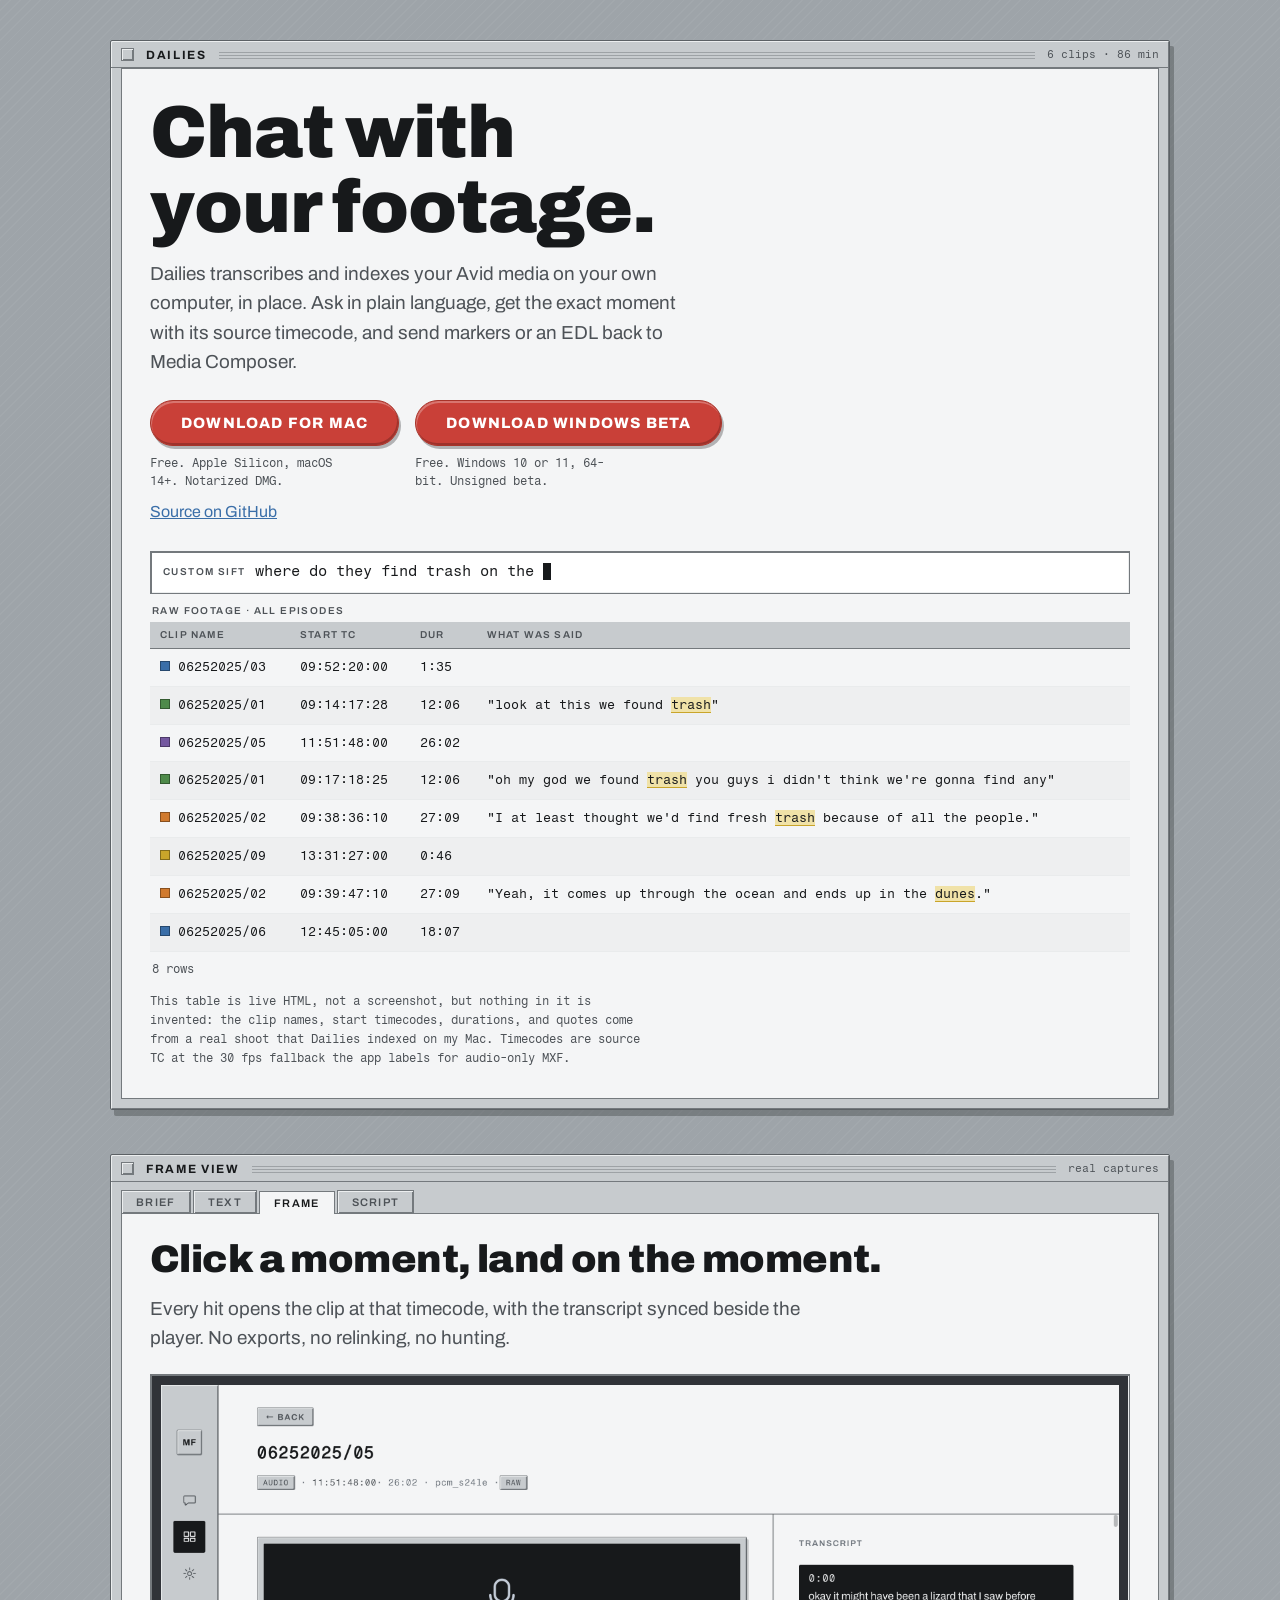
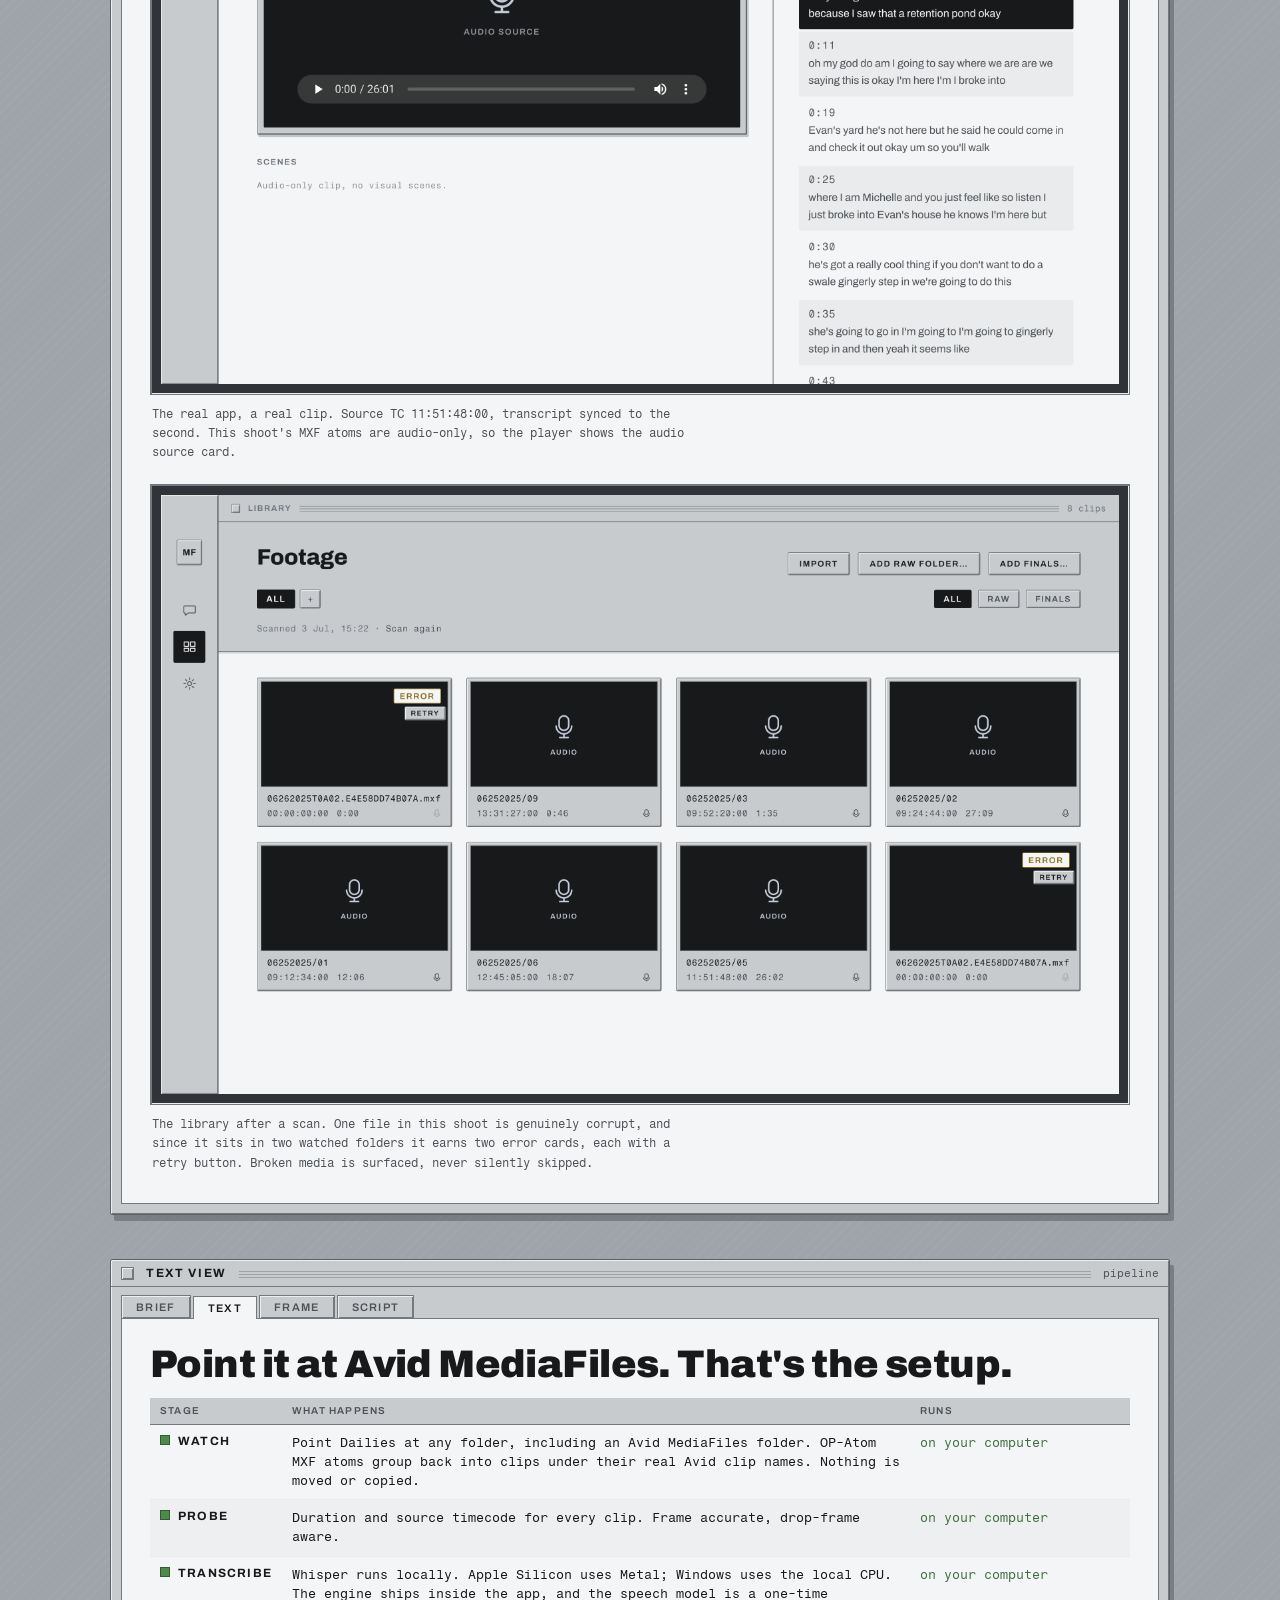
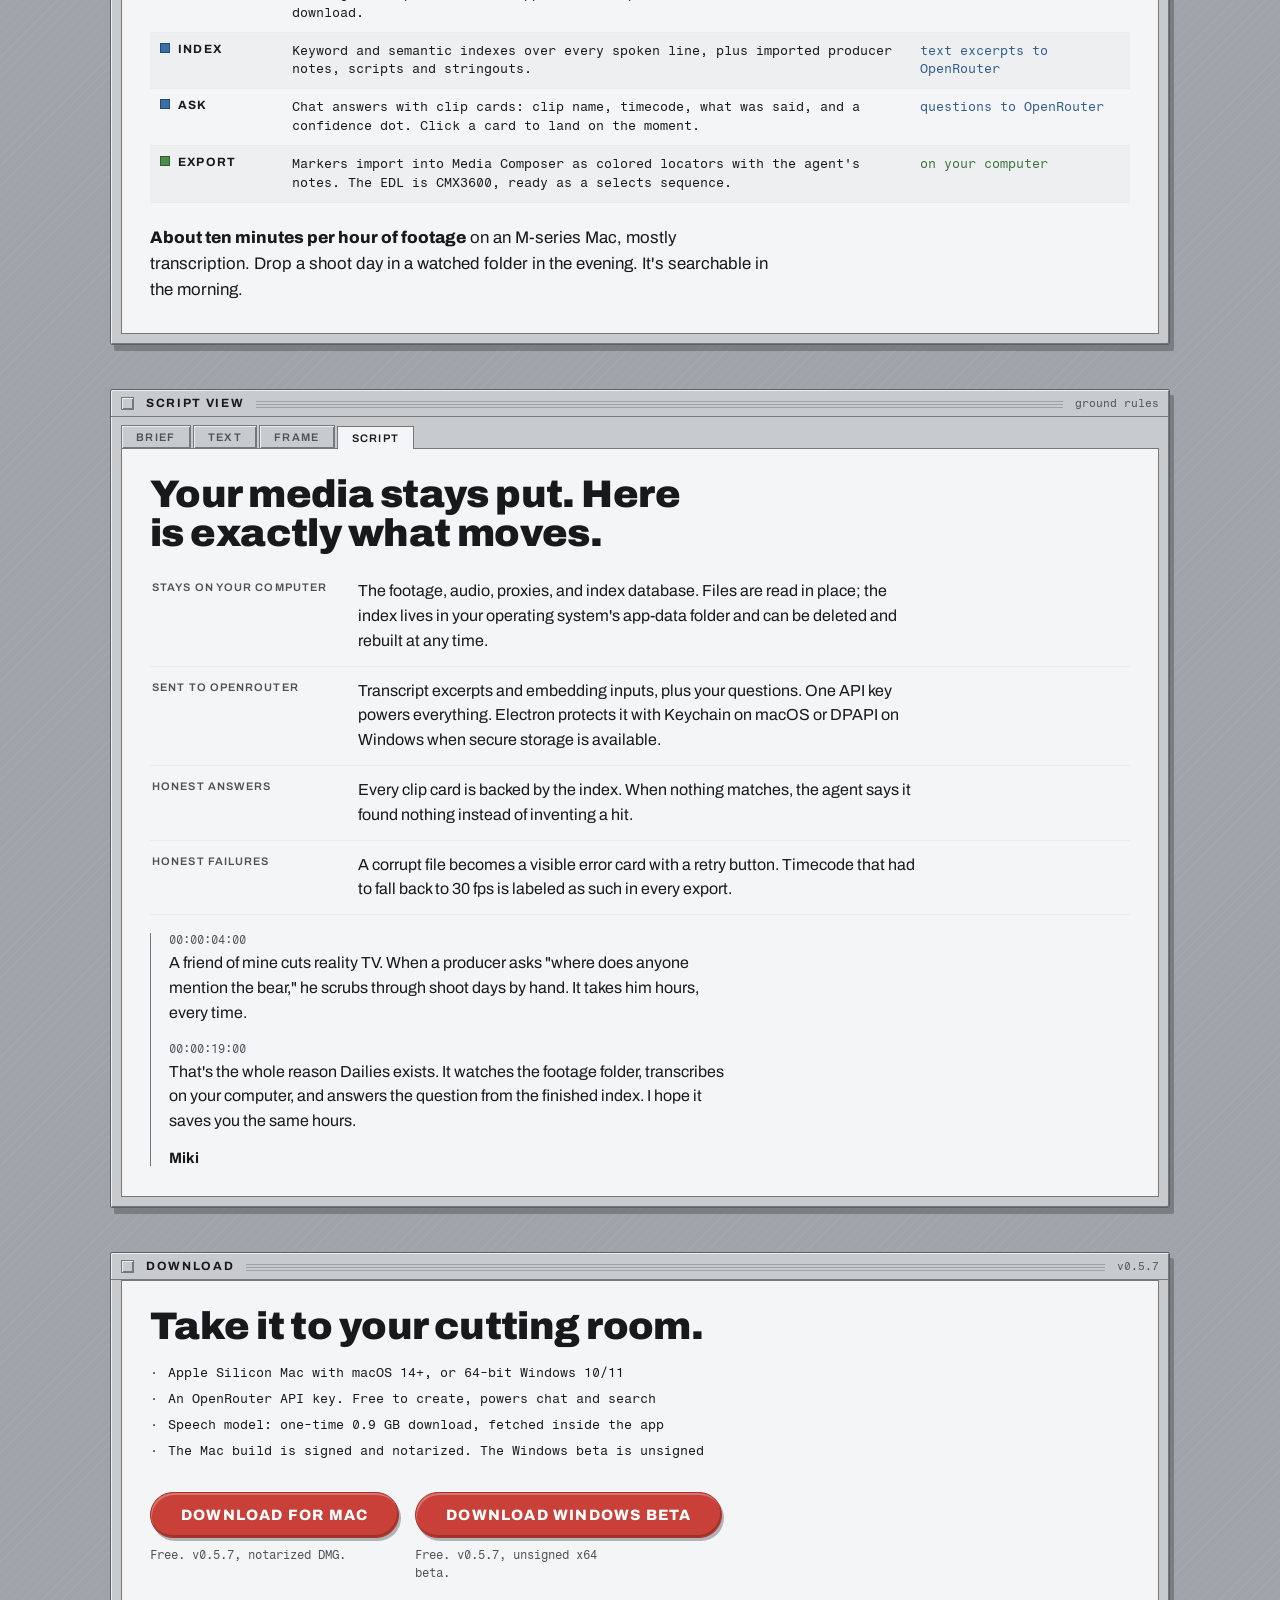
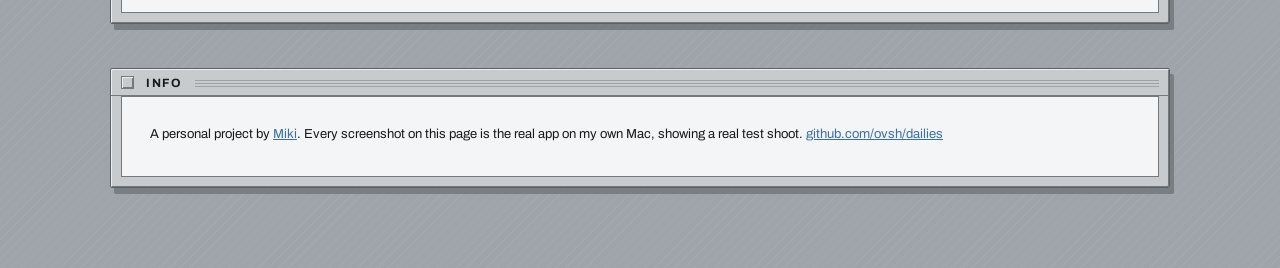
<file: dailies/index.html>
<!doctype html>
<!--
DIRECTION CONTRACT (Impeccable, seed ea177cc2, assigned index 4, user-confirmed 2026-07-23)
THESIS: The page IS a Media Composer bin. Editors live in bins; Dailies is "your bin,
but you can talk to it." Refuses the dark neon "video AI" hero and the white SaaS card grid.
OWN-WORLD: Pre-dark-era MC steel gray. Desktop #9ea4a9, chrome #c7cbce with platinum
bevels (1px hi/lo), paper rows #f4f5f6, ink #17191b, Avid clip-color chips as the only
saturation, red locator #c94038 reserved for the Download marker. Archivo display,
Fragment Mono for TC and data. Radii <=2px. Recognizable with all content removed.
STORY: An editor lands, recognizes the bin, watches a sift find real moments in real
footage, sees the actual app do the same, learns the local-first split, downloads.
FIRST VIEWPORT: One bin window: title bar, tagline headline, sift field pre-typing a
real question, six real clip rows collapsing to the hits, red DOWNLOAD locator top right.
FORM: Grounded direction 4 of 7 (Avid bin tradition); staging: single-column window
stack on the MC desktop; the metered-reserve challenger staging was weighed and declined.
-->
<html lang="en">
<head>
<meta charset="utf-8">
<meta name="viewport" content="width=device-width, initial-scale=1">
<title>Dailies. Chat with your footage.</title>
<meta name="description" content="A local-first Mac and Windows app for documentary and reality editors. On-device Whisper transcription, semantic search over Avid media in place, markers and EDL back to Media Composer.">
<meta property="og:title" content="Dailies. Chat with your footage.">
<meta property="og:description" content="Ask your footage a question, get the moment with its source timecode, and send markers or an EDL back to Avid. Available for Apple Silicon and Windows x64.">
<link rel="icon" href="data:image/svg+xml,%3Csvg xmlns='http://www.w3.org/2000/svg' viewBox='0 0 32 32'%3E%3Crect width='32' height='32' fill='%23c7cbce'/%3E%3Cellipse cx='16' cy='16' rx='9' ry='7' fill='%23c94038'/%3E%3C/svg%3E">
<link rel="preconnect" href="https://fonts.googleapis.com">
<link rel="preconnect" href="https://fonts.gstatic.com" crossorigin>
<link href="https://fonts.googleapis.com/css2?family=Archivo:wdth,wght@75..125,400..900&family=Fragment+Mono&display=swap" rel="stylesheet">
<style>
:root {
  --desktop: #9ea4a9;
  --chrome: #c7cbce;
  --chrome-hi: #eceeef;
  --chrome-lo: #74797d;
  --paper: #f4f5f6;
  --paper-alt: #e9ebec;
  --ink: #17191b;
  --ink-2: #4d5257;
  --red: #c94038;
  --red-dn: #a83329;
  --orange: #d07a2e;
  --yellow: #c9a52a;
  --green: #4e8a4a;
  --blue: #3a6ea8;
  --purple: #7458a0;
  --bevel-out: inset 1px 1px 0 var(--chrome-hi), inset -1px -1px 0 var(--chrome-lo);
  --bevel-in: inset 1px 1px 0 var(--chrome-lo), inset -1px -1px 0 var(--chrome-hi);
  --mono: "Fragment Mono", ui-monospace, monospace;
  --sans: "Archivo", -apple-system, sans-serif;
}
* { margin: 0; padding: 0; box-sizing: border-box; }
html { scroll-behavior: smooth; }
body {
  background: var(--desktop);
  background-image: repeating-linear-gradient(135deg, rgba(255,255,255,.045) 0 1px, transparent 1px 7px);
  color: var(--ink);
  font-family: var(--sans);
  font-size: 16px;
  line-height: 1.55;
  -webkit-font-smoothing: antialiased;
}
.desk { max-width: 1100px; margin: 0 auto; padding: 40px 20px 80px; display: grid; gap: 44px; }
.desk > * { min-width: 0; }

/* ---------- window chrome ---------- */
.win {
  background: var(--chrome);
  box-shadow: var(--bevel-out), 4px 6px 0 rgba(23,25,27,.28);
  border: 1px solid #5c6165;
  border-radius: 2px;
}
.win-bar {
  display: flex; align-items: center; gap: 12px;
  padding: 7px 10px;
  box-shadow: inset 0 -1px 0 var(--chrome-lo);
  user-select: none;
}
.win-close {
  width: 13px; height: 13px; flex: none;
  background: var(--chrome);
  box-shadow: var(--bevel-out);
  border: 1px solid var(--chrome-lo);
}
.win-title {
  font: 700 12px/1 var(--sans);
  letter-spacing: .14em;
  text-transform: uppercase;
  color: var(--ink);
  white-space: nowrap;
}
.win-stripes { flex: 1; height: 9px; background: repeating-linear-gradient(0deg, var(--chrome-lo) 0 1px, transparent 1px 3px); opacity: .5; min-width: 40px; }
.win-meta { font: 11px var(--mono); color: var(--ink-2); white-space: nowrap; }

.tabs { display: flex; gap: 2px; padding: 8px 10px 0; }
.tab {
  font: 600 11px/1 var(--sans); letter-spacing: .12em; text-transform: uppercase;
  padding: 6px 14px 5px;
  background: var(--chrome);
  box-shadow: var(--bevel-out);
  color: var(--ink-2);
  border: 1px solid var(--chrome-lo); border-bottom: none;
}
.tab.on { background: var(--paper); color: var(--ink); box-shadow: none; position: relative; top: 1px; }
.win-body { background: var(--paper); margin: 0 10px 10px; border: 1px solid var(--chrome-lo); padding: 26px 28px 30px; }
.tabs + .win-body { margin-top: 0; }

/* ---------- type ---------- */
h1, h2 { font-family: var(--sans); font-weight: 900; line-height: 1.02; letter-spacing: -0.015em; text-wrap: balance; }
h1 { font-size: clamp(2.6rem, 7vw, 4.6rem); }
h2 { font-size: clamp(1.7rem, 3.6vw, 2.4rem); margin-bottom: 14px; }
.lede { font-size: clamp(1.02rem, 1.6vw, 1.18rem); color: var(--ink-2); max-width: 62ch; }
p { max-width: 68ch; }
a { color: var(--blue); }
.mono { font-family: var(--mono); }

/* ---------- hero ---------- */
.hero-top { display: flex; flex-wrap: wrap; gap: 24px 32px; align-items: flex-start; justify-content: space-between; margin-bottom: 26px; }
.hero-copy { max-width: 560px; }
.hero-copy .lede { margin-top: 14px; }
.hero-cta { display: flex; flex-direction: column; gap: 10px; align-items: flex-start; }
.download-options { display: flex; flex-wrap: wrap; gap: 16px; max-width: 100%; }
.download-option { display: flex; flex-direction: column; gap: 8px; min-width: 0; max-width: 100%; }

.marker {
  display: inline-block;
  font: 800 15px/1 var(--sans); letter-spacing: .08em; text-transform: uppercase;
  color: #fff; background: var(--red);
  padding: 15px 30px 14px;
  border-radius: 999px;
  border: 1px solid var(--red-dn);
  box-shadow: inset 1px 2px 0 rgba(255,255,255,.28), inset -1px -2px 0 rgba(0,0,0,.22), 2px 3px 0 rgba(23,25,27,.3);
  text-decoration: none;
  text-align: center;
  max-width: 100%;
  transition: transform 120ms steps(2, end);
}
.marker:hover { transform: translate(1px, 1px); box-shadow: inset 1px 2px 0 rgba(255,255,255,.28), inset -1px -2px 0 rgba(0,0,0,.22), 1px 1px 0 rgba(23,25,27,.3); }
.marker:focus-visible, a:focus-visible, button:focus-visible { outline: 3px solid var(--blue); outline-offset: 2px; }
.cta-note { font: 12px/1.5 var(--mono); color: var(--ink-2); max-width: 30ch; }

/* ---------- bin table / sift ---------- */
.sift-field {
  display: flex; align-items: center; gap: 10px;
  background: #fff; border: 1px solid var(--chrome-lo);
  box-shadow: var(--bevel-in);
  padding: 10px 12px; margin-bottom: 2px;
}
.sift-label { font: 600 10px/1 var(--sans); letter-spacing: .14em; color: var(--ink-2); text-transform: uppercase; flex: none; }
.sift-q { font: 15px var(--mono); color: var(--ink); min-height: 1.4em; flex: 1; overflow-wrap: anywhere; }
.sift-q .caret { display: inline-block; width: 8px; height: 1.1em; background: var(--ink); vertical-align: text-bottom; animation: blink 1s steps(1) infinite; }
@keyframes blink { 50% { opacity: 0; } }

.bin-scroll { overflow-x: auto; }
.bin { width: 100%; border-collapse: collapse; font: 13px/1.45 var(--mono); }
.bin caption { text-align: left; font: 600 10px/1 var(--sans); letter-spacing: .14em; text-transform: uppercase; color: var(--ink-2); padding: 10px 2px 6px; }
.bin th {
  text-align: left; font: 600 10px/1 var(--sans); letter-spacing: .12em; text-transform: uppercase;
  color: var(--ink-2); padding: 8px 10px; border-bottom: 1px solid var(--chrome-lo);
  background: var(--chrome);
}
.bin td { padding: 9px 10px; border-bottom: 1px solid var(--paper-alt); vertical-align: top; }
.bin tbody tr:nth-child(even) td { background: rgba(0,0,0,.025); }
.bin .tc, .bin .dur { white-space: nowrap; font-variant-numeric: tabular-nums; }
.chip { display: inline-block; width: 10px; height: 10px; margin-right: 8px; vertical-align: baseline; border: 1px solid rgba(0,0,0,.35); }
.quote { color: var(--ink); }
.quote em { font-style: normal; background: #f0e2a8; box-shadow: 0 1px 0 var(--yellow); }
/* black-inverse selection, the period-true Avid idiom */
.bin.sifted tr.hit td { background: var(--ink); color: var(--paper); border-bottom-color: #3a3e44; }
.bin.sifted tr.hit .quote { color: var(--paper); }
.bin.sifted tr.hit .quote em { background: none; box-shadow: none; color: #f0d269; }
.bin.sifting tr.miss { opacity: 0; transition: opacity .3s steps(3, end); }
.bin.sifted tr.miss { display: none; }
.sift-count { font: 12px var(--mono); color: var(--ink-2); padding: 10px 2px 0; display: flex; gap: 14px; align-items: center; flex-wrap: wrap; }
.sift-again {
  font: 600 10px/1 var(--sans); letter-spacing: .12em; text-transform: uppercase;
  background: var(--chrome); box-shadow: var(--bevel-out); border: 1px solid var(--chrome-lo);
  padding: 6px 12px; cursor: pointer; color: var(--ink);
}
.sift-again:active { box-shadow: var(--bevel-in); }
.provenance { font: 12px/1.6 var(--mono); color: var(--ink-2); margin-top: 16px; max-width: 72ch; }

/* ---------- screenshots ---------- */
.shot-wrap { background: #303338; border: 1px solid var(--chrome-lo); box-shadow: var(--bevel-in); padding: 10px; }
.shot-wrap img { display: block; width: 100%; height: auto; }
.shot-cap { font: 12px/1.6 var(--mono); color: var(--ink-2); padding: 10px 2px 0; max-width: 78ch; }
.two-shots { display: grid; gap: 22px; }

/* ---------- text view (how it works) ---------- */
.stage-name { font: 700 12px/1.3 var(--sans); letter-spacing: .1em; text-transform: uppercase; white-space: nowrap; }
.runs-local { color: #3f7140; font-weight: 400; }
.runs-cloud { color: #315e8f; font-weight: 400; }
.overnight { margin-top: 22px; font-size: 1.05rem; max-width: 62ch; }
.overnight strong { font-weight: 800; }

/* ---------- script view ---------- */
.script-block { border-left: 1px solid var(--chrome-lo); padding-left: 18px; margin-top: 18px; }
.script-tc { font: 12px var(--mono); color: var(--ink-2); }
.script-line { margin: 4px 0 16px; max-width: 62ch; }
.sig { font: 15px var(--sans); font-weight: 700; }

/* ---------- boundaries list ---------- */
.truth { display: grid; gap: 0; margin-top: 8px; }
.truth-row { display: grid; grid-template-columns: 190px 1fr; gap: 16px; padding: 12px 2px; border-bottom: 1px solid var(--paper-alt); }
.truth-key { font: 600 11px/1.5 var(--sans); letter-spacing: .1em; text-transform: uppercase; color: var(--ink-2); }
.truth-val { max-width: 62ch; }

/* ---------- download ---------- */
.dl-grid { display: flex; flex-wrap: wrap; gap: 28px; align-items: flex-start; justify-content: space-between; }
.req { font: 13px/2 var(--mono); color: var(--ink); list-style: none; }
.req li::before { content: "·"; margin-right: 10px; color: var(--ink-2); }
footer { text-align: left; font: 13px/1.8 var(--sans); color: var(--ink); }
footer .win-body p { max-width: none; }

@media (max-width: 700px) {
  .desk { padding: 18px 10px 60px; gap: 28px; }
  .win-body { padding: 18px 14px 22px; margin: 0 6px 6px; }
  #bin .dur, #bin th:nth-child(3), #bin td:nth-child(3) { display: none; }
  .bin { min-width: 540px; }
  .truth-row { grid-template-columns: 1fr; gap: 4px; }
  .win-meta { display: none; }
  .marker { padding: 14px 18px 13px; font-size: 13px; }
  .download-options { width: 100%; }
  .download-option { width: 100%; }
}
@media (prefers-reduced-motion: reduce) {
  html { scroll-behavior: auto; }
  .sift-q .caret { animation: none; }
}
</style>
</head>
<body>
<div class="desk">

<!-- ============ 1. WHAT IT IS + the sift ============ -->
<section class="win" aria-labelledby="hero-h">
  <div class="win-bar">
    <span class="win-close" aria-hidden="true"></span>
    <span class="win-title">Dailies</span>
    <span class="win-stripes" aria-hidden="true"></span>
    <span class="win-meta">6 clips · 86 min</span>
  </div>
  <div class="win-body">
    <div class="hero-top">
      <div class="hero-copy">
        <h1 id="hero-h">Chat with your footage.</h1>
        <p class="lede">Dailies transcribes and indexes your Avid media on your own computer, in place. Ask in plain language, get the exact moment with its source timecode, and send markers or an EDL back to Media Composer.</p>
      </div>
      <div class="hero-cta">
        <div class="download-options">
          <div class="download-option">
            <a class="marker" id="dl-top" href="https://github.com/ovsh/dailies/releases/download/v0.5.7/Dailies-0.5.7-arm64.dmg">Download for Mac</a>
            <span class="cta-note">Free. Apple Silicon, macOS 14+. Notarized DMG.</span>
          </div>
          <div class="download-option">
            <a class="marker" id="dl-top-win" href="https://github.com/ovsh/dailies/releases/download/v0.5.7/Dailies-0.5.7-Setup-x64.exe">Download Windows beta</a>
            <span class="cta-note">Free. Windows 10 or 11, 64-bit. Unsigned beta.</span>
          </div>
        </div>
        <a href="https://github.com/ovsh/dailies">Source on GitHub</a>
      </div>
    </div>

    <div class="sift-field">
      <span class="sift-label">Custom sift</span>
      <span class="sift-q" id="sift-q" aria-hidden="true"><span class="caret"></span></span>
      <span class="visually-hidden" style="position:absolute;left:-9999px">where do they find trash on the beach?</span>
    </div>
    <div class="bin-scroll"><table class="bin" id="bin">
      <caption>Raw footage · all episodes</caption>
      <thead>
        <tr><th scope="col">Clip name</th><th scope="col">Start TC</th><th scope="col">Dur</th><th scope="col">What was said</th></tr>
      </thead>
      <tbody>
        <tr class="miss"><td><span class="chip" style="background:var(--blue)"></span>06252025/03</td><td class="tc">09:52:20:00</td><td class="dur">1:35</td><td class="quote"></td></tr>
        <tr class="hit"><td><span class="chip" style="background:var(--green)"></span>06252025/01</td><td class="tc">09:14:17:28</td><td class="dur">12:06</td><td class="quote">"look at this we found <em>trash</em>"</td></tr>
        <tr class="miss"><td><span class="chip" style="background:var(--purple)"></span>06252025/05</td><td class="tc">11:51:48:00</td><td class="dur">26:02</td><td class="quote"></td></tr>
        <tr class="hit"><td><span class="chip" style="background:var(--green)"></span>06252025/01</td><td class="tc">09:17:18:25</td><td class="dur">12:06</td><td class="quote">"oh my god we found <em>trash</em> you guys i didn't think we're gonna find any"</td></tr>
        <tr class="hit"><td><span class="chip" style="background:var(--orange)"></span>06252025/02</td><td class="tc">09:38:36:10</td><td class="dur">27:09</td><td class="quote">"I at least thought we'd find fresh <em>trash</em> because of all the people."</td></tr>
        <tr class="miss"><td><span class="chip" style="background:var(--yellow)"></span>06252025/09</td><td class="tc">13:31:27:00</td><td class="dur">0:46</td><td class="quote"></td></tr>
        <tr class="hit"><td><span class="chip" style="background:var(--orange)"></span>06252025/02</td><td class="tc">09:39:47:10</td><td class="dur">27:09</td><td class="quote">"Yeah, it comes up through the ocean and ends up in the <em>dunes</em>."</td></tr>
        <tr class="miss"><td><span class="chip" style="background:var(--blue)"></span>06252025/06</td><td class="tc">12:45:05:00</td><td class="dur">18:07</td><td class="quote"></td></tr>
      </tbody>
    </table></div>
    <div class="sift-count">
      <span id="sift-status">8 rows</span>
      <button class="sift-again" id="sift-again" hidden>Sift again</button>
    </div>
    <p class="provenance">This table is live HTML, not a screenshot, but nothing in it is invented: the clip names, start timecodes, durations, and quotes come from a real shoot that Dailies indexed on my Mac. Timecodes are source TC at the 30 fps fallback the app labels for audio-only MXF.</p>
  </div>
</section>

<!-- ============ 2. SEE IT ============ -->
<section class="win" aria-labelledby="see-h">
  <div class="win-bar">
    <span class="win-close" aria-hidden="true"></span>
    <span class="win-title">Frame view</span>
    <span class="win-stripes" aria-hidden="true"></span>
    <span class="win-meta">real captures</span>
  </div>
  <div class="tabs" aria-hidden="true">
    <span class="tab">Brief</span><span class="tab">Text</span><span class="tab on">Frame</span><span class="tab">Script</span>
  </div>
  <div class="win-body">
    <h2 id="see-h">Click a moment, land on the moment.</h2>
    <p class="lede" style="margin-bottom:22px">Every hit opens the clip at that timecode, with the transcript synced beside the player. No exports, no relinking, no hunting.</p>
    <div class="two-shots">
      <figure>
        <div class="shot-wrap"><img src="assets/clip-view.png" alt="The Dailies clip view: an audio clip named 06252025/05 at source TC 11:51:48:00, with a synced transcript on the right reading real dialogue from the shoot." width="2880" height="1800" loading="eager"></div>
        <figcaption class="shot-cap">The real app, a real clip. Source TC 11:51:48:00, transcript synced to the second. This shoot's MXF atoms are audio-only, so the player shows the audio source card.</figcaption>
      </figure>
      <figure>
        <div class="shot-wrap"><img src="assets/library.png" alt="The Dailies library: eight clip cards with real Avid clip names, start timecodes and durations. Two corrupt files show ERROR cards with a retry button." width="2880" height="1800" loading="lazy"></div>
        <figcaption class="shot-cap">The library after a scan. One file in this shoot is genuinely corrupt, and since it sits in two watched folders it earns two error cards, each with a retry button. Broken media is surfaced, never silently skipped.</figcaption>
      </figure>
    </div>
  </div>
</section>

<!-- ============ 3. HOW IT WORKS ============ -->
<section class="win" aria-labelledby="how-h">
  <div class="win-bar">
    <span class="win-close" aria-hidden="true"></span>
    <span class="win-title">Text view</span>
    <span class="win-stripes" aria-hidden="true"></span>
    <span class="win-meta">pipeline</span>
  </div>
  <div class="tabs" aria-hidden="true">
    <span class="tab">Brief</span><span class="tab on">Text</span><span class="tab">Frame</span><span class="tab">Script</span>
  </div>
  <div class="win-body">
    <h2 id="how-h">Point it at Avid MediaFiles. That's the setup.</h2>
    <div class="bin-scroll"><table class="bin">
      <thead><tr><th scope="col">Stage</th><th scope="col">What happens</th><th scope="col" style="width:220px">Runs</th></tr></thead>
      <tbody>
        <tr><td class="stage-name"><span class="chip" style="background:var(--green)"></span>Watch</td><td>Point Dailies at any folder, including an Avid MediaFiles folder. OP-Atom MXF atoms group back into clips under their real Avid clip names. Nothing is moved or copied.</td><td class="runs-local mono">on your computer</td></tr>
        <tr><td class="stage-name"><span class="chip" style="background:var(--green)"></span>Probe</td><td>Duration and source timecode for every clip. Frame accurate, drop-frame aware.</td><td class="runs-local mono">on your computer</td></tr>
        <tr><td class="stage-name"><span class="chip" style="background:var(--green)"></span>Transcribe</td><td>Whisper runs locally. Apple Silicon uses Metal; Windows uses the local CPU. The engine ships inside the app, and the speech model is a one-time download.</td><td class="runs-local mono">on your computer</td></tr>
        <tr><td class="stage-name"><span class="chip" style="background:var(--blue)"></span>Index</td><td>Keyword and semantic indexes over every spoken line, plus imported producer notes, scripts and stringouts.</td><td class="runs-cloud mono">text excerpts to OpenRouter</td></tr>
        <tr><td class="stage-name"><span class="chip" style="background:var(--blue)"></span>Ask</td><td>Chat answers with clip cards: clip name, timecode, what was said, and a confidence dot. Click a card to land on the moment.</td><td class="runs-cloud mono">questions to OpenRouter</td></tr>
        <tr><td class="stage-name"><span class="chip" style="background:var(--green)"></span>Export</td><td>Markers import into Media Composer as colored locators with the agent's notes. The EDL is CMX3600, ready as a selects sequence.</td><td class="runs-local mono">on your computer</td></tr>
      </tbody>
    </table></div>
    <p class="overnight"><strong>About ten minutes per hour of footage</strong> on an M-series Mac, mostly transcription. Drop a shoot day in a watched folder in the evening. It's searchable in the morning.</p>
  </div>
</section>

<!-- ============ 4. PROOF / honesty + origin ============ -->
<section class="win" aria-labelledby="proof-h">
  <div class="win-bar">
    <span class="win-close" aria-hidden="true"></span>
    <span class="win-title">Script view</span>
    <span class="win-stripes" aria-hidden="true"></span>
    <span class="win-meta">ground rules</span>
  </div>
  <div class="tabs" aria-hidden="true">
    <span class="tab">Brief</span><span class="tab">Text</span><span class="tab">Frame</span><span class="tab on">Script</span>
  </div>
  <div class="win-body">
    <h2 id="proof-h">Your media stays put. Here is exactly what moves.</h2>
    <div class="truth">
      <div class="truth-row"><span class="truth-key">Stays on your computer</span><span class="truth-val">The footage, audio, proxies, and index database. Files are read in place; the index lives in your operating system's app-data folder and can be deleted and rebuilt at any time.</span></div>
      <div class="truth-row"><span class="truth-key">Sent to OpenRouter</span><span class="truth-val">Transcript excerpts and embedding inputs, plus your questions. One API key powers everything. Electron protects it with Keychain on macOS or DPAPI on Windows when secure storage is available.</span></div>
      <div class="truth-row"><span class="truth-key">Honest answers</span><span class="truth-val">Every clip card is backed by the index. When nothing matches, the agent says it found nothing instead of inventing a hit.</span></div>
      <div class="truth-row"><span class="truth-key">Honest failures</span><span class="truth-val">A corrupt file becomes a visible error card with a retry button. Timecode that had to fall back to 30 fps is labeled as such in every export.</span></div>
    </div>
    <div class="script-block">
      <p class="script-tc">00:00:04:00</p>
      <p class="script-line">A friend of mine cuts reality TV. When a producer asks "where does anyone mention the bear," he scrubs through shoot days by hand. It takes him hours, every time.</p>
      <p class="script-tc">00:00:19:00</p>
      <p class="script-line">That's the whole reason Dailies exists. It watches the footage folder, transcribes on your computer, and answers the question from the finished index. I hope it saves you the same hours.</p>
      <p class="sig">Miki</p>
    </div>
  </div>
</section>

<!-- ============ 5. ACTION ============ -->
<section class="win" aria-labelledby="dl-h">
  <div class="win-bar">
    <span class="win-close" aria-hidden="true"></span>
    <span class="win-title">Download</span>
    <span class="win-stripes" aria-hidden="true"></span>
    <span class="win-meta">v0.5.7</span>
  </div>
  <div class="win-body">
    <div class="dl-grid">
      <div>
        <h2 id="dl-h">Take it to your cutting room.</h2>
        <ul class="req">
          <li>Apple Silicon Mac with macOS 14+, or 64-bit Windows 10/11</li>
          <li>An OpenRouter API key. Free to create, powers chat and search</li>
          <li>Speech model: one-time 0.9 GB download, fetched inside the app</li>
          <li>The Mac build is signed and notarized. The Windows beta is unsigned</li>
        </ul>
      </div>
      <div class="hero-cta">
        <div class="download-options">
          <div class="download-option">
            <a class="marker" id="dl-bottom" href="https://github.com/ovsh/dailies/releases/download/v0.5.7/Dailies-0.5.7-arm64.dmg">Download for Mac</a>
            <span class="cta-note">Free. v0.5.7, notarized DMG.</span>
          </div>
          <div class="download-option">
            <a class="marker" id="dl-bottom-win" href="https://github.com/ovsh/dailies/releases/download/v0.5.7/Dailies-0.5.7-Setup-x64.exe">Download Windows beta</a>
            <span class="cta-note">Free. v0.5.7, unsigned x64 beta.</span>
          </div>
        </div>
      </div>
    </div>
  </div>
</section>

<footer class="win">
  <div class="win-bar">
    <span class="win-close" aria-hidden="true"></span>
    <span class="win-title">Info</span>
    <span class="win-stripes" aria-hidden="true"></span>
  </div>
  <div class="win-body">
    <p>A personal project by <a href="https://ovsh.github.io">Miki</a>. Every screenshot on this page is the real app on my own Mac, showing a real test shoot. <a href="https://github.com/ovsh/dailies">github.com/ovsh/dailies</a></p>
  </div>
</footer>

</div>

<script>
(function () {
  var reduced = window.matchMedia("(prefers-reduced-motion: reduce)").matches;
  var q = "where do they find trash on the beach?";
  var qEl = document.getElementById("sift-q");
  var bin = document.getElementById("bin");
  var status = document.getElementById("sift-status");
  var again = document.getElementById("sift-again");
  var caret = qEl.querySelector(".caret");
  var played = false;

  function finish() {
    qEl.firstChild.nodeValue = q;
    bin.classList.add("sifting");
    setTimeout(function () {
      bin.classList.add("sifted");
      status.textContent = "4 hits in 2 clips · sifted from 8 rows";
      again.hidden = false;
    }, reduced ? 0 : 340);
  }

  qEl.insertBefore(document.createTextNode(""), caret);

  function play() {
    if (reduced) { finish(); return; }
    var i = 0;
    qEl.firstChild.nodeValue = "";
    bin.classList.remove("sifted");
    bin.classList.remove("sifting");
    status.textContent = "8 rows";
    again.hidden = true;
    var t = setInterval(function () {
      i++;
      qEl.firstChild.nodeValue = q.slice(0, i);
      if (i >= q.length) {
        clearInterval(t);
        setTimeout(finish, 450);
      }
    }, 45);
  }

  function start() {
    if (played) return;
    played = true;
    setTimeout(play, 600);
  }
  if (bin.getBoundingClientRect().top < window.innerHeight) {
    start();
  } else {
    var io = new IntersectionObserver(function (entries) {
      if (entries[0].isIntersecting) { start(); io.disconnect(); }
    }, { threshold: 0.3 });
    io.observe(bin);
  }

  again.addEventListener("click", play);
})();
</script>
</body>
</html>
</file>
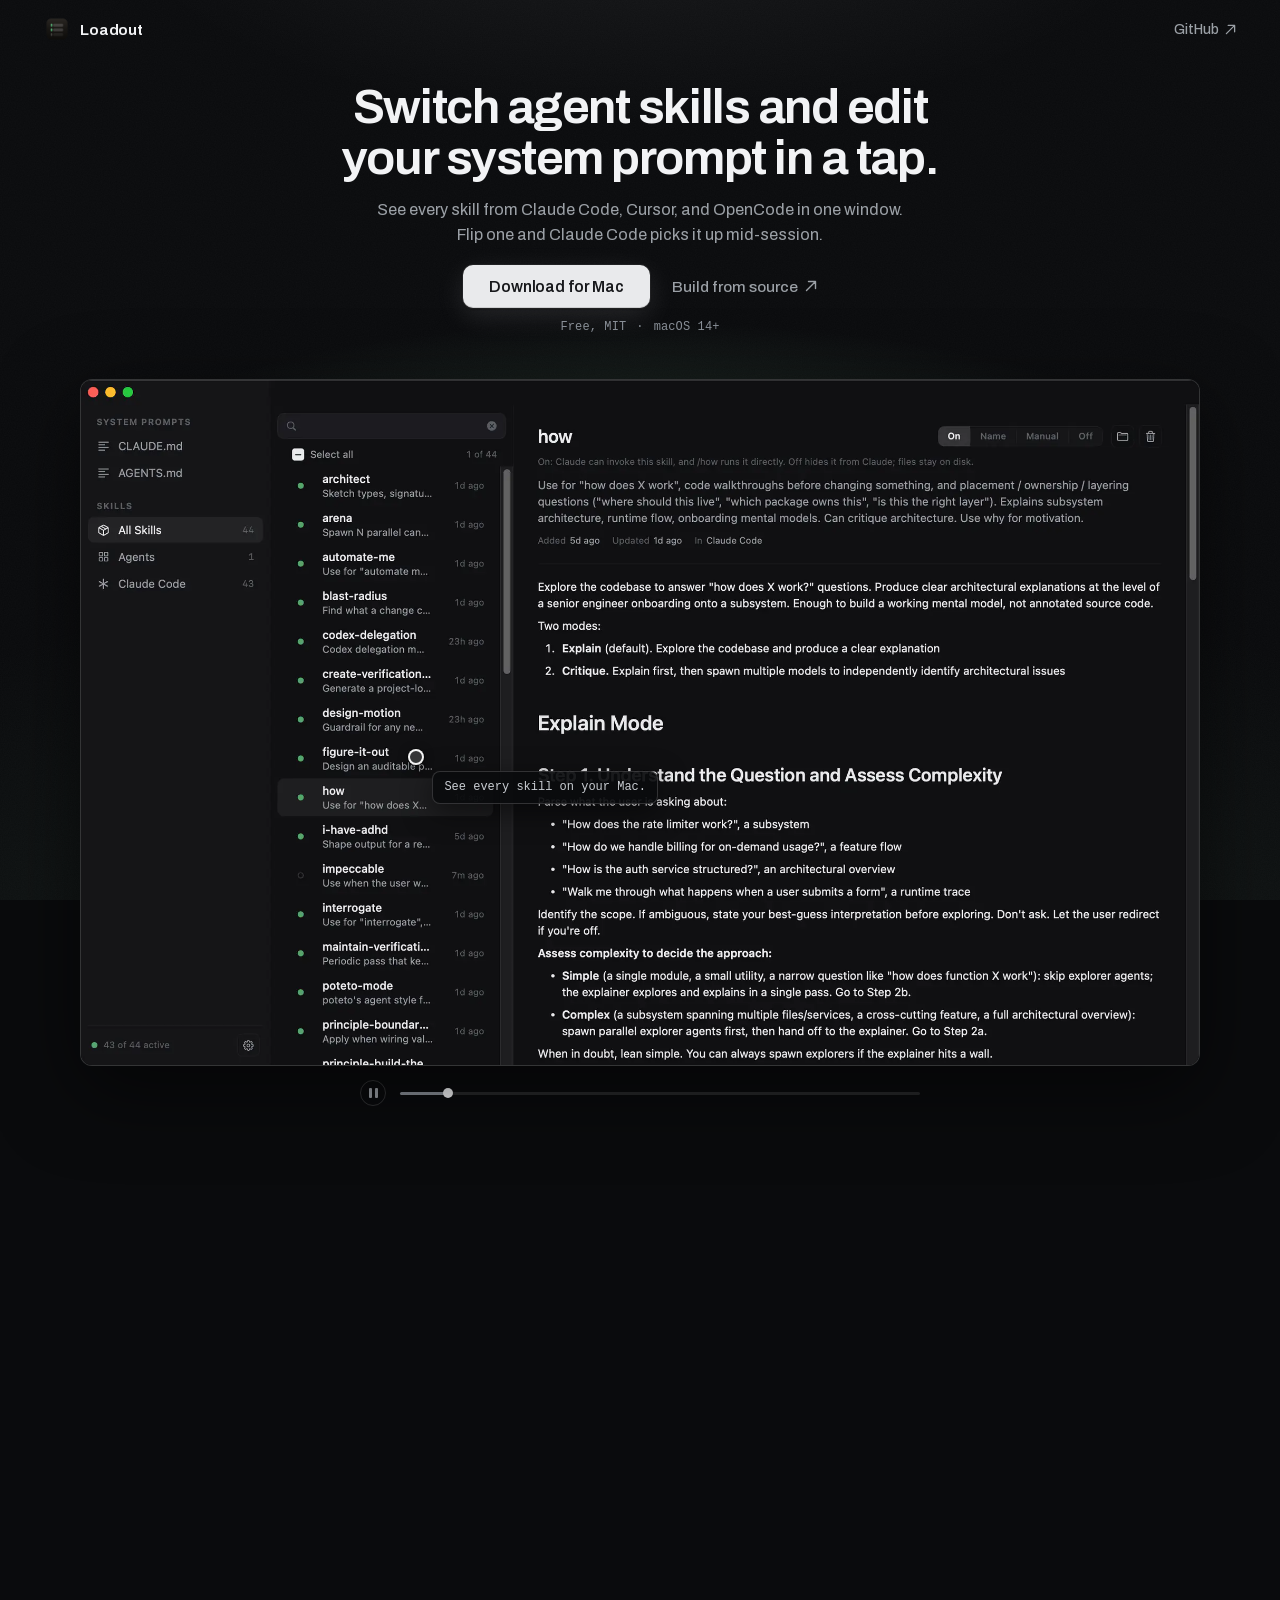
<file: loadout/index.html>
<!doctype html>
<!--
DIRECTION CONTRACT (canon standing preference, user-chosen 2026-07-24,
revised 2026-07-25 by user direction: the hero is a SIMULATION of the
real app, the page scrolls again, and scrolling grows the window until
it takes over the viewport.)

THESIS: One idea that says the whole product: switch agent skills and
edit your system prompt in a tap. The real window is the entire
argument, and it moves: three acts, played slow — flip a skill off and
back on, batch-clean old skills, edit CLAUDE.md/AGENTS.md — using real
captures of the running app, and scroll hands it the whole screen.

REAL ASSETS RULE: every pixel inside the window frame is a screenshot
of Loadout. Each act's beats are the SAME window in different states,
so state changes are composited from pixel-aligned crops of those
captures, never drawn in CSS. The batch frame is a larger capture
(2580x1582) with the same aspect; its beat zooms 1.216x so type renders
at the size of the other frames. The only synthetic elements are the pointer ring, the click ring,
and the caption tooltip, which are clearly not product chrome.

OWN-WORLD: Near-black instrument ground (#0A0B0D), Archivo at normal
width, mono reserved for the fact line and the tooltip, one off-white
glowing CTA. The green lives inside the screenshot (the app's own
switches).

STORY: A developer lands, reads one plain line, watches the real window
do the three things, scrolls it to full screen, downloads.

FORM: Slim bar (brand left, GitHub right); centered statement, one
supporting sentence, Download for Mac + build-from-source, mono fact
line; the window peeking under the hero at min(1120px, 92vw). A 280vh
sticky runway grows it to near-fullscreen as the page scrolls (eased,
reversible). Captions ride the pointer as a tooltip so the eye is on
the control being clicked; only play/pause + scrubber sit under the
window.

MOTION: Entrance rise once, then the beat timeline; scroll drives only
the takeover. Autoplay, scrubber is a real range input. Reduced motion
and no-JS both fall back to the first frame at rest size with normal
page scrolling; the first frame is a complete, honest product
screenshot on its own.
-->
<html lang="en">
<head>
<meta charset="utf-8">
<meta name="viewport" content="width=device-width, initial-scale=1">
<title>Loadout: switch your AI coding skills on and off</title>
<meta name="description" content="Switch agent skills and edit your system prompt in a tap. Every skill from Claude Code, Cursor, and OpenCode in one window. Free Mac menu-bar app, open source.">
<link rel="icon" type="image/png" href="assets/appicon.png">
<script>document.documentElement.classList.add("js");</script>
<meta property="og:title" content="Loadout: switch your AI coding skills on and off">
<meta property="og:description" content="Switch agent skills and edit your system prompt in a tap. Every skill from Claude Code, Cursor, and OpenCode in one window. Free Mac menu-bar app, open source.">
<meta property="og:image" content="https://ovsh.github.io/loadout/assets/og.jpg">
<meta property="og:url" content="https://ovsh.github.io/loadout/">
<meta property="og:type" content="website">
<meta name="twitter:card" content="summary_large_image">
<link rel="preload" as="image" href="assets/sim/sim-lib.webp" fetchpriority="high">
<style>
  @font-face {
    font-family: "Archivo";
    src: url("assets/fonts/archivo-var.woff2") format("woff2");
    font-weight: 100 900;
    font-stretch: 62% 125%;
    font-display: swap;
  }
  :root {
    --bg: #0A0B0D;
    --fg: #F2F3F5;
    --mute: #9BA0A6;
    --dim: #6C7076;
    --line: rgba(255, 255, 255, .08);
    --line-strong: rgba(255, 255, 255, .16);
    --cta: #E9EAEC;
    --cta-text: #17181B;
    --mono: ui-monospace, "SF Mono", SFMono-Regular, Menlo, monospace;
  }
  * { margin: 0; padding: 0; box-sizing: border-box; }
  html { height: 100%; }
  body {
    min-height: 100svh;
    display: flex;
    flex-direction: column;
    background: var(--bg);
    position: relative;
    isolation: isolate;
    color: var(--fg);
    font-family: "Archivo", -apple-system, BlinkMacSystemFont, "Segoe UI", sans-serif;
    font-stretch: 100%;
    -webkit-font-smoothing: antialiased;
    text-rendering: optimizeLegibility;
  }
  ::selection { background: rgba(233, 234, 236, .18); }

  /* Ground atmosphere: green bloom under the window, spotlight over the
     statement, film grain. All CSS, all static, zero requests. */
  .bg {
    position: fixed;
    inset: 0;
    z-index: -1;
    pointer-events: none;
    background:
      radial-gradient(ellipse 72% 28% at 50% 52%, rgba(108, 171, 130, .24), transparent 58%),
      radial-gradient(ellipse 120% 85% at 50% 118%, rgba(108, 171, 130, .13), transparent 68%),
      radial-gradient(ellipse 70% 45% at 50% -14%, rgba(233, 234, 236, .07), transparent 62%),
      var(--bg);
  }
  .bg::after {
    content: "";
    position: absolute;
    inset: 0;
    opacity: .5;
    background-image: url("data:image/svg+xml,%3Csvg xmlns='http://www.w3.org/2000/svg' width='160' height='160'%3E%3Cfilter id='n'%3E%3CfeTurbulence type='fractalNoise' baseFrequency='0.85' numOctaves='2' stitchTiles='stitch'/%3E%3CfeColorMatrix type='matrix' values='0 0 0 0 1 0 0 0 0 1 0 0 0 0 1 0 0 0 0.05 0'/%3E%3C/filter%3E%3Crect width='100%25' height='100%25' filter='url(%23n)'/%3E%3C/svg%3E");
  }
  a { color: inherit; text-decoration: none; }
  a:focus-visible, button:focus-visible, input:focus-visible {
    outline: 2px solid var(--cta);
    outline-offset: 3px;
    border-radius: 4px;
  }

  /* Top bar */
  .bar {
    flex: none;
    display: flex;
    align-items: center;
    justify-content: space-between;
    padding: clamp(12px, 1.8vh, 20px) clamp(20px, 4vw, 44px);
  }
  .brand {
    display: flex;
    align-items: center;
    gap: 10px;
    font-size: 15.5px;
    font-weight: 620;
    letter-spacing: -0.01em;
  }
  .brand img { width: 26px; height: 26px; border-radius: 6px; display: block; }
  .bar .gh {
    display: flex;
    align-items: center;
    gap: 6px;
    font-size: 14px;
    font-weight: 480;
    color: var(--mute);
    transition: color .18s ease;
  }
  .bar .gh:hover { color: var(--fg); }

  /* Hero */
  main {
    flex: 1;
    display: flex;
    flex-direction: column;
    align-items: center;
    text-align: center;
    padding: clamp(8px, 2.5vh, 40px) 20px 0;
  }
  h1 {
    font-size: clamp(34px, 3.8vw, 56px);
    font-weight: 640;
    letter-spacing: -0.03em;
    line-height: 1.05;
    text-wrap: balance;
    max-width: 24ch;
  }
  .sub {
    margin-top: clamp(10px, 1.5vh, 16px);
    max-width: 60ch;
    font-size: clamp(14.5px, 1.8vh, 16.5px);
    line-height: 1.55;
    font-weight: 420;
    color: var(--mute);
    text-wrap: pretty;
  }
  .actions {
    margin-top: clamp(12px, 2vh, 22px);
    display: flex;
    align-items: center;
    justify-content: center;
    gap: 22px;
    flex-wrap: wrap;
  }
  .btn {
    display: inline-block;
    background: var(--cta);
    color: var(--cta-text);
    font-size: 16px;
    font-weight: 560;
    letter-spacing: -0.01em;
    padding: 13px 26px;
    border-radius: 10px;
    box-shadow:
      inset 0 -1px 0 rgba(0, 0, 0, .12),
      0 0 0 1px rgba(255, 255, 255, .06),
      0 1px 2px rgba(0, 0, 0, .5),
      0 8px 28px rgba(233, 234, 236, .12);
    transition: transform .18s ease, box-shadow .18s ease;
  }
  .btn:hover {
    transform: translateY(-1px);
    box-shadow:
      inset 0 -1px 0 rgba(0, 0, 0, .12),
      0 0 0 1px rgba(255, 255, 255, .1),
      0 2px 4px rgba(0, 0, 0, .5),
      0 10px 36px rgba(233, 234, 236, .18);
  }
  .ghost {
    display: inline-flex;
    align-items: center;
    gap: 7px;
    font-size: 15.5px;
    font-weight: 480;
    color: var(--mute);
    transition: color .18s ease;
  }
  .ghost:hover { color: var(--fg); }
  .facts {
    margin-top: clamp(9px, 1.4vh, 16px);
    display: flex;
    justify-content: center;
    gap: 10px;
    flex-wrap: wrap;
    font-family: var(--mono);
    font-size: 12px;
    color: #8A9098;
    letter-spacing: 0.01em;
  }
  .facts span + span::before { content: "·"; margin-right: 10px; }

  /* ---- The simulation ----
     A scroll runway: .hold sticks to the viewport while the page scrolls
     past .sim, and the window grows from hero-size to the full screen. */
  .sim {
    width: 100%;
    margin-top: clamp(14px, 3vh, 32px);
  }
  html.js .sim { height: 280vh; }
  .hold {
    position: sticky;
    top: 0;
    height: 100svh;
    display: flex;
    flex-direction: column;
    align-items: center;
    /* JS eases padding-top from snug-under-the-hero to vertically centered
       as the takeover progresses; 18px is the pre-JS resting state. */
    justify-content: flex-start;
    padding-top: 18px;
  }
  html:not(.js) .hold { position: static; height: auto; padding: 0 0 48px; }
  .stage {
    flex: none;
    width: min(1120px, 92vw);
    aspect-ratio: 2120 / 1300;
    position: relative;
    overflow: hidden;
    border-radius: 12px;
    border: 1px solid var(--line-strong);
    box-shadow: 0 24px 80px rgba(0, 0, 0, .55);
    background: #0d0e10;
  }
  /* Everything inside moves as one: the pan/zoom lives on .film. */
  .film {
    position: absolute;
    inset: 0;
    transform-origin: 0 0;
    transition: transform 1.3s cubic-bezier(.36, .04, .1, 1);
    will-change: transform;
  }
  .film img {
    position: absolute;
    display: block;
    -webkit-user-select: none;
    user-select: none;
    -webkit-user-drag: none;
  }
  /* The two full frames stack and cross-fade. */
  .frame { left: 0; top: 0; width: 100%; height: 100%; }
  html.js .frame.b { opacity: 0; }
  html.js .frame { transition: opacity .55s ease; }
  html.js .frame.on { opacity: 1; }
  /* State patches: pixel-aligned crops of the same window in another state.
     They wait for the pointer to land before fading in. */
  .patch { opacity: 0; height: auto; }
  html.js .patch { transition: opacity .2s ease .55s; }
  html.js .patch.on { opacity: 1; }
  html:not(.js) .frame.b, html:not(.js) .patch { display: none; }

  /* Pointer. Not product chrome: a plain dot, counter-scaled so it keeps
     its size when the film zooms. */
  .ptr {
    position: absolute;
    left: 0;
    top: 0;
    width: 16px;
    height: 16px;
    margin: -8px 0 0 -8px;
    border-radius: 50%;
    /* Hollow, so the control label underneath stays readable. */
    background: rgba(255, 255, 255, .16);
    border: 2px solid rgba(255, 255, 255, .95);
    box-shadow: 0 0 0 1px rgba(0, 0, 0, .5), 0 2px 10px rgba(0, 0, 0, .55);
    opacity: 0;
    pointer-events: none;
    transition: left .65s cubic-bezier(.5, 0, .15, 1), top .65s cubic-bezier(.5, 0, .15, 1), opacity .3s ease;
  }
  html:not(.js) .ptr { display: none; }
  .ptr.show { opacity: 1; }
  .ptr::after {
    content: "";
    position: absolute;
    inset: -4px;
    border-radius: 50%;
    border: 2px solid rgba(255, 255, 255, .8);
    opacity: 0;
  }
  .ptr.tap::after { animation: tap .5s cubic-bezier(.2, .7, .3, 1) .55s; }
  @keyframes tap {
    from { transform: scale(.7); opacity: .9; }
    to { transform: scale(2.9); opacity: 0; }
  }

  /* The caption rides with the pointer as a tooltip, so the eye is already
     on the control the words describe. Positioned in stage space by JS. */
  .tip {
    position: absolute;
    left: 0;
    top: 0;
    /* max-content: an absolutely positioned box otherwise shrinks to the
       space left of its offset, collapsing to one word per line at edges. */
    width: max-content;
    max-width: min(250px, 62%);
    padding: 7px 11px;
    border-radius: 8px;
    background: rgba(10, 11, 13, .93);
    border: 1px solid var(--line-strong);
    box-shadow: 0 8px 28px rgba(0, 0, 0, .5);
    font-family: var(--mono);
    font-size: 12px;
    line-height: 1.45;
    text-align: left;
    color: #C9CDD2;
    pointer-events: none;
    transform: translate(16px, 14px);
    transition: left .65s cubic-bezier(.5, 0, .15, 1), top .65s cubic-bezier(.5, 0, .15, 1), opacity .2s ease;
  }
  .tip.fx { transform: translate(calc(-100% - 16px), 14px); }
  .tip.fy { transform: translate(16px, calc(-100% - 14px)); }
  .tip.fx.fy { transform: translate(calc(-100% - 16px), calc(-100% - 14px)); }
  .tip.fade { opacity: 0; }
  html:not(.js) .tip { display: none; }

  /* Scrubber */
  .track {
    flex: none;
    width: min(560px, 92vw);
    margin-top: clamp(10px, 1.6vh, 16px);
    display: flex;
    align-items: center;
    gap: 14px;
  }
  .play {
    flex: none;
    width: 26px;
    height: 26px;
    display: grid;
    place-items: center;
    border: 1px solid var(--line-strong);
    border-radius: 50%;
    background: transparent;
    color: var(--mute);
    cursor: pointer;
    transition: color .18s ease, border-color .18s ease;
  }
  .play:hover { color: var(--fg); border-color: rgba(255, 255, 255, .3); }
  .play svg { display: block; }
  .play .ico-pause { display: none; }
  .play[data-playing="1"] .ico-pause { display: block; }
  .play[data-playing="1"] .ico-play { display: none; }
  .seek {
    flex: 1;
    min-width: 0;
    height: 18px;
    margin: 0;
    background: transparent;
    -webkit-appearance: none;
    appearance: none;
    cursor: pointer;
  }
  .seek::-webkit-slider-runnable-track {
    height: 3px;
    border-radius: 3px;
    background: linear-gradient(to right, #8A9098 var(--p, 0%), rgba(255, 255, 255, .12) var(--p, 0%));
  }
  .seek::-moz-range-track { height: 3px; border-radius: 3px; background: rgba(255, 255, 255, .12); }
  .seek::-moz-range-progress { height: 3px; border-radius: 3px; background: #8A9098; }
  .seek::-webkit-slider-thumb {
    -webkit-appearance: none;
    width: 10px;
    height: 10px;
    margin-top: -3.5px;
    border-radius: 50%;
    background: var(--fg);
    border: none;
  }
  .seek::-moz-range-thumb { width: 10px; height: 10px; border: none; border-radius: 50%; background: var(--fg); }
  html:not(.js) .track { display: none; }

  /* Small screens */
  @media (max-width: 620px) {
    .bar { padding: 16px 20px; }
    .actions { gap: 16px; }
    /* vw-capped so even the pre-font-swap fallback face can't overflow */
    h1 { font-size: clamp(24px, 8.4vw, 34px); }
    .sub { max-width: 40ch; font-size: 14.5px; }
    .facts { font-size: 11.5px; gap: 8px; }
    .facts span + span::before { margin-right: 8px; }
    .stage { width: 94vw; }
    .tip { font-size: 11px; max-width: min(210px, 66%); }
  }

  /* Entrance (JS-gated; everything visible without JS or with reduced motion) */
  html.js .rv {
    opacity: 0;
    transform: translateY(14px);
    transition: opacity .7s cubic-bezier(.19, 1, .22, 1), transform .7s cubic-bezier(.19, 1, .22, 1);
  }
  html.js .rv.d2 { transition-delay: .08s; }
  html.js .rv.d3 { transition-delay: .16s; }
  html.js .rv.d4 { transition-delay: .24s; }
  html.js .rv.d5 { transition-delay: .32s; }
  /* The stage carries the settle, not .sim: a transform on .sim (the
     sticky .hold's ancestor) is a sticky-positioning breakage vector.
     :not(.in) so this outranks .in — without it the stage never lands. */
  html.js .sim.rv { transform: none; }
  html.js .stage { transition: transform .7s cubic-bezier(.19, 1, .22, 1) .32s; }
  html.js .sim.rv:not(.in) .stage { transform: translateY(18px) scale(.985); }
  html.js .in { opacity: 1; transform: none; }
  @media (prefers-reduced-motion: reduce) {
    html.js .rv { opacity: 1; transform: none; transition: none; }
    .film, .ptr, .frame, .patch, html.js .stage { transition: none !important; }
    html.js .sim.rv:not(.in) .stage { transform: none; }
    .ptr.tap::after { animation: none; }
    /* No scroll takeover: collapse the runway, let the page scroll past
       a static window at rest size. JS skips sizeStage() to match. */
    html.js .sim { height: auto; }
    html.js .hold { position: static; height: auto; padding: 24px 0 56px; }
  }
</style>
</head>
<body>

<div class="bg" aria-hidden="true"></div>

<header class="bar">
  <a class="brand" href="https://ovsh.github.io/loadout/"><img src="assets/appicon.png" alt="" width="26" height="26">Loadout</a>
  <a class="gh" href="https://github.com/ovsh/skillbox" target="_blank" rel="noopener">GitHub
    <svg width="11" height="11" viewBox="0 0 12 12" fill="none" aria-hidden="true"><path d="M3.5 1.5h7v7M10.5 1.5 1.5 10.5" stroke="currentColor" stroke-width="1.4" stroke-linecap="round" stroke-linejoin="round"/></svg>
  </a>
</header>

<main>
  <h1 class="rv">Switch agent skills and edit your system prompt in a tap.</h1>
  <p class="sub rv d2">See every skill from Claude Code, Cursor, and OpenCode in one window. Flip one and Claude Code picks it up mid-session.</p>
  <div class="actions rv d3">
    <a class="btn" href="https://github.com/ovsh/skillbox/releases/latest/download/Loadout-MacOS.dmg">Download for Mac</a>
    <a class="ghost" href="https://github.com/ovsh/skillbox#building-from-source" target="_blank" rel="noopener">Build from source
      <svg width="12" height="12" viewBox="0 0 12 12" fill="none" aria-hidden="true"><path d="M3.5 1.5h7v7M10.5 1.5 1.5 10.5" stroke="currentColor" stroke-width="1.4" stroke-linecap="round" stroke-linejoin="round"/></svg>
    </a>
  </div>
  <p class="facts rv d4"><span>Free, MIT</span><span>macOS 14+</span></p>

  <div class="sim rv d5">
    <div class="hold">
    <div class="stage" id="stage">
      <div class="film" id="film">
        <img class="frame a on" id="fLib" src="assets/sim/sim-lib.webp" width="2120" height="1300" fetchpriority="high"
             alt="The Loadout window. A sidebar lists the system prompts CLAUDE.md and AGENTS.md above 44 skills grouped by tool. The middle column lists every skill with a green dot when it is active. The skill called how is open on the right with its On, Name, Manual and Off controls, and the status bar reads 43 of 44 active.">
        <img class="frame b" id="fPrompt" src="assets/sim/sim-prompt.webp" width="2120" height="1300" alt="" aria-hidden="true" loading="lazy" decoding="async">
        <img class="frame b" id="fBulk" src="assets/sim/sim-bulk.webp" width="2580" height="1582" alt="" aria-hidden="true" loading="lazy" decoding="async">

        <img class="patch" id="pOff"    src="assets/sim/ov-off.webp"        alt="" aria-hidden="true" loading="lazy" decoding="async" style="left:40.0943%;top:6%;width:52.3585%">
        <img class="patch" id="pRow"    src="assets/sim/ov-off-row.webp"    alt="" aria-hidden="true" loading="lazy" decoding="async" style="left:18.8679%;top:58.1538%;width:18.4906%">
        <img class="patch" id="pCount"  src="assets/sim/ov-off-count.webp"  alt="" aria-hidden="true" loading="lazy" decoding="async" style="left:1.6981%;top:95.6923%;width:8.2075%">
        <img class="patch" id="pEdit"   src="assets/sim/ov-edit.webp"       alt="" aria-hidden="true" loading="lazy" decoding="async" style="left:19.3396%;top:32.9231%;width:78.7736%">
        <img class="patch" id="pChars"  src="assets/sim/ov-edit-chars.webp" alt="" aria-hidden="true" loading="lazy" decoding="async" style="left:82.5472%;top:7.5385%;width:12.2642%">

        <span class="ptr" id="ptr" aria-hidden="true"></span>
      </div>
      <!-- Decorative caption for the visual walkthrough; the lib frame's
           alt text is the screen-reader description, so no live region. -->
      <p class="tip" id="tip" aria-hidden="true">See every skill on your Mac.</p>
    </div>

    <div class="track">
      <button class="play" id="play" type="button" data-playing="1" aria-label="Pause the walkthrough">
        <svg class="ico-pause" width="9" height="10" viewBox="0 0 9 10" aria-hidden="true"><rect x="0" y="0" width="3" height="10" rx="1" fill="currentColor"/><rect x="6" y="0" width="3" height="10" rx="1" fill="currentColor"/></svg>
        <svg class="ico-play" width="9" height="10" viewBox="0 0 9 10" aria-hidden="true"><path d="M1 .8 8.2 5 1 9.2Z" fill="currentColor"/></svg>
      </button>
      <input class="seek" id="seek" type="range" min="0" max="1000" value="0" step="1" aria-label="Scrub the walkthrough">
    </div>
    </div>
  </div>
</main>

<script>
(function () {
  var root = document.documentElement;
  addEventListener("load", function () {
    setTimeout(function () {
      document.querySelectorAll(".rv").forEach(function (el) { el.classList.add("in"); });
    }, 60);
  });

  // ---- Beat timeline -------------------------------------------------
  // view: which full frame is underneath. patch: which state crops are on.
  // z/fx/fy: zoom and the point of the window (0..1) to centre on.
  // cx/cy: pointer target. tap: fire the click ring when the beat starts.
  // Three acts, played slow: toggle a skill off and back on, batch-clean
  // old skills, edit the global prompts. One gentle zoom per act at most.
  var BEATS = [
    { s: 2.6, view: "lib",    patch: [],                          z: 1,     fx: .5,  fy: .5,  cx: .30,  cy: .55,   tap: 0,
      cap: "See every skill on your Mac." },
    { s: 3.2, view: "lib",    patch: ["pOff", "pRow", "pCount"],  z: 1,     fx: .5,  fy: .5,  cx: .898, cy: .0955, tap: 1,
      cap: "Switch it off. Claude stops seeing it." },
    { s: 2.8, view: "lib",    patch: [],                          z: 1,     fx: .5,  fy: .5,  cx: .780, cy: .0955, tap: 1,
      cap: "Turn it back on. Claude picks it up mid-session." },
    { s: 3.4, view: "bulk",   patch: [],                          z: 1.216, fx: .70, fy: .35, cx: .887, cy: .554,  tap: 1,
      cap: "Select all 21 and turn them off." },
    { s: 2.8, view: "prompt", patch: [],                          z: 1,     fx: .5,  fy: .5,  cx: .062, cy: .136,  tap: 1,
      cap: "CLAUDE.md and AGENTS.md live here too." },
    { s: 3.4, view: "prompt", patch: ["pEdit", "pChars"],         z: 1.35,  fx: .32, fy: .30, cx: .675, cy: .324,  tap: 1, tipUp: 1,
      cap: "Edit here. It saves itself." }
  ];
  var PATCHES = ["pOff", "pRow", "pCount", "pEdit", "pChars"];

  var TOTAL = BEATS.reduce(function (a, b) { return a + b.s; }, 0);
  var STARTS = [];
  (function () {
    var t = 0;
    for (var i = 0; i < BEATS.length; i++) { STARTS.push(t / TOTAL); t += BEATS[i].s; }
  })();
  function beatAt(p) {
    var b = 0;
    for (var i = 1; i < STARTS.length; i++) if (p >= STARTS[i]) b = i;
    return b;
  }

  var film = document.getElementById("film");
  var fLib = document.getElementById("fLib");
  var fPrompt = document.getElementById("fPrompt");
  var fBulk = document.getElementById("fBulk");
  var ptr = document.getElementById("ptr");
  var tip = document.getElementById("tip");
  var seek = document.getElementById("seek");
  var play = document.getElementById("play");
  var stage = document.getElementById("stage");
  var el = {};
  PATCHES.forEach(function (id) { el[id] = document.getElementById(id); });

  // Place the film so window point (fx, fy) sits at the stage centre at zoom z,
  // clamped so the frame always covers the stage.
  function camera(z, fx, fy) {
    return {
      tx: Math.max(1 - z, Math.min(0, .5 - z * fx)),
      ty: Math.max(1 - z, Math.min(0, .5 - z * fy))
    };
  }
  function frameTransform(z, fx, fy) {
    var c = camera(z, fx, fy);
    return "translate(" + (c.tx * 100).toFixed(3) + "%," + (c.ty * 100).toFixed(3) + "%) scale(" + z + ")";
  }

  // The tooltip lives in stage space, anchored to where the pointer lands on
  // screen: film point (cx, cy) seen through beat i's camera. It flips away
  // from whichever edges it is close to.
  function placeTip(i, cx, cy) {
    var b = BEATS[i];
    var c = camera(b.z, b.fx, b.fy);
    var px = Math.min(.97, Math.max(.03, c.tx + b.z * cx));
    var py = Math.min(.96, Math.max(.04, c.ty + b.z * cy));
    tip.style.left = (px * 100).toFixed(2) + "%";
    tip.style.top = (py * 100).toFixed(2) + "%";
    tip.classList.toggle("fx", px > .56);
    /* tipUp: beats where the default below-anchor spot would cover the
       very thing the caption describes (e.g. the freshly typed line). */
    tip.classList.toggle("fy", py > .55 || !!b.tipUp);
  }

  var shown = -1;
  function showBeat(i, animate) {
    var b = BEATS[i];
    film.style.transform = frameTransform(b.z, b.fx, b.fy);
    fLib.classList.toggle("on", b.view === "lib");
    fPrompt.classList.toggle("on", b.view === "prompt");
    fBulk.classList.toggle("on", b.view === "bulk");
    PATCHES.forEach(function (id) { el[id].classList.toggle("on", b.patch.indexOf(id) > -1); });
    ptr.classList.add("show");
    if (animate && b.tap) {
      ptr.classList.remove("tap");
      void ptr.offsetWidth;
      ptr.classList.add("tap");
    } else if (!animate) {
      ptr.classList.remove("tap");
    }
    if (tip.textContent !== b.cap) {
      if (animate) {
        tip.classList.add("fade");
        setTimeout(function () { tip.textContent = BEATS[shown].cap; tip.classList.remove("fade"); }, 160);
      } else {
        tip.textContent = b.cap;
        tip.classList.remove("fade");
      }
    }
    shown = i;
    if (ptrAt > -1) placeTip(i, BEATS[ptrAt].cx, BEATS[ptrAt].cy);
  }

  // The pointer heads for the next beat's target before that beat lands, so
  // the click ring fires where the pointer already is. The tooltip rides along.
  var ptrAt = -1;
  function movePointer(i, within) {
    var target = (within > .72 && i + 1 < BEATS.length) ? i + 1 : i;
    if (target === ptrAt) return;
    ptrAt = target;
    ptr.style.left = (BEATS[target].cx * 100) + "%";
    ptr.style.top = (BEATS[target].cy * 100) + "%";
    placeTip(i, BEATS[target].cx, BEATS[target].cy);
  }

  // Keep the pointer the same size on screen however far the film is zoomed.
  function scalePointer(z) { ptr.style.transform = "scale(" + (1 / z).toFixed(4) + ")"; }

  function apply(p, animate) {
    var i = beatAt(p);
    var within = (p - STARTS[i]) / (BEATS[i].s / TOTAL);
    if (i !== shown) { showBeat(i, animate); scalePointer(BEATS[i].z); }
    movePointer(i, within);
    seek.value = Math.round(p * 1000);
    seek.style.setProperty("--p", (p * 100).toFixed(2) + "%");
  }

  // ---- Clock ---------------------------------------------------------
  var t = 0, playing = false, scrubbing = false, visible = true, last = 0;
  var reduced = matchMedia("(prefers-reduced-motion: reduce)");

  function tick(now) {
    requestAnimationFrame(tick);
    var dt = last ? Math.min(.1, (now - last) / 1000) : 0;
    last = now;
    if (!playing || scrubbing || !visible) return;
    t = (t + dt / TOTAL) % 1;
    apply(t, true);
  }

  function setPlaying(on) {
    playing = on;
    play.dataset.playing = on ? "1" : "0";
    play.setAttribute("aria-label", on ? "Pause the walkthrough" : "Play the walkthrough");
  }

  play.addEventListener("click", function () { setPlaying(!playing); });
  seek.addEventListener("pointerdown", function () { scrubbing = true; });
  addEventListener("pointerup", function () { scrubbing = false; });
  seek.addEventListener("input", function () {
    t = seek.value / 1000;
    apply(t, false);
  });
  seek.addEventListener("keydown", function () { setPlaying(false); });
  document.addEventListener("visibilitychange", function () { visible = !document.hidden; });
  if (window.IntersectionObserver) {
    new IntersectionObserver(function (entries) {
      visible = entries[0].isIntersecting;
    }, { threshold: 0 }).observe(stage);
  }

  // ---- Scroll takeover ----------------------------------------------
  // The page scrolls through .sim's runway while .hold stays stuck; the
  // window grows from hero-size until it fills the viewport.
  var sim = document.querySelector(".sim");
  var hold = document.querySelector(".hold");
  var ASPECT = 1300 / 2120;
  function smooth(x) { return x * x * (3 - 2 * x); }
  function sizeStage() {
    if (reduced.matches) return; // CSS collapses the runway instead
    var vh = innerHeight, vw = innerWidth;
    var r = sim.getBoundingClientRect();
    var runway = r.height - vh;
    var p = smooth(runway > 0 ? Math.min(1, Math.max(0, -r.top / runway)) : 1);
    var trackRoom = 26 + clamp10_16() + 16;
    var wFit = (vh - trackRoom - 14) / ASPECT;
    var w1 = Math.min(vw * .975, wFit);
    var w0 = Math.min(1120, vw * (vw <= 620 ? .94 : .92), w1);
    var w = w0 + (w1 - w0) * p;
    stage.style.width = w.toFixed(1) + "px";
    // Snug under the hero at rest, centered once the window owns the screen.
    var pad1 = Math.max(0, (vh - w * ASPECT - trackRoom) / 2);
    hold.style.paddingTop = (18 + (pad1 - 18) * p).toFixed(1) + "px";
  }
  function clamp10_16() { return Math.min(16, Math.max(10, innerHeight * .016)); }
  addEventListener("scroll", sizeStage, { passive: true });
  addEventListener("resize", sizeStage);
  sizeStage();

  apply(0, false);
  if (!reduced.matches) { setPlaying(true); } else { setPlaying(false); }
  requestAnimationFrame(tick);
})();
</script>

</body>
</html>
</file>
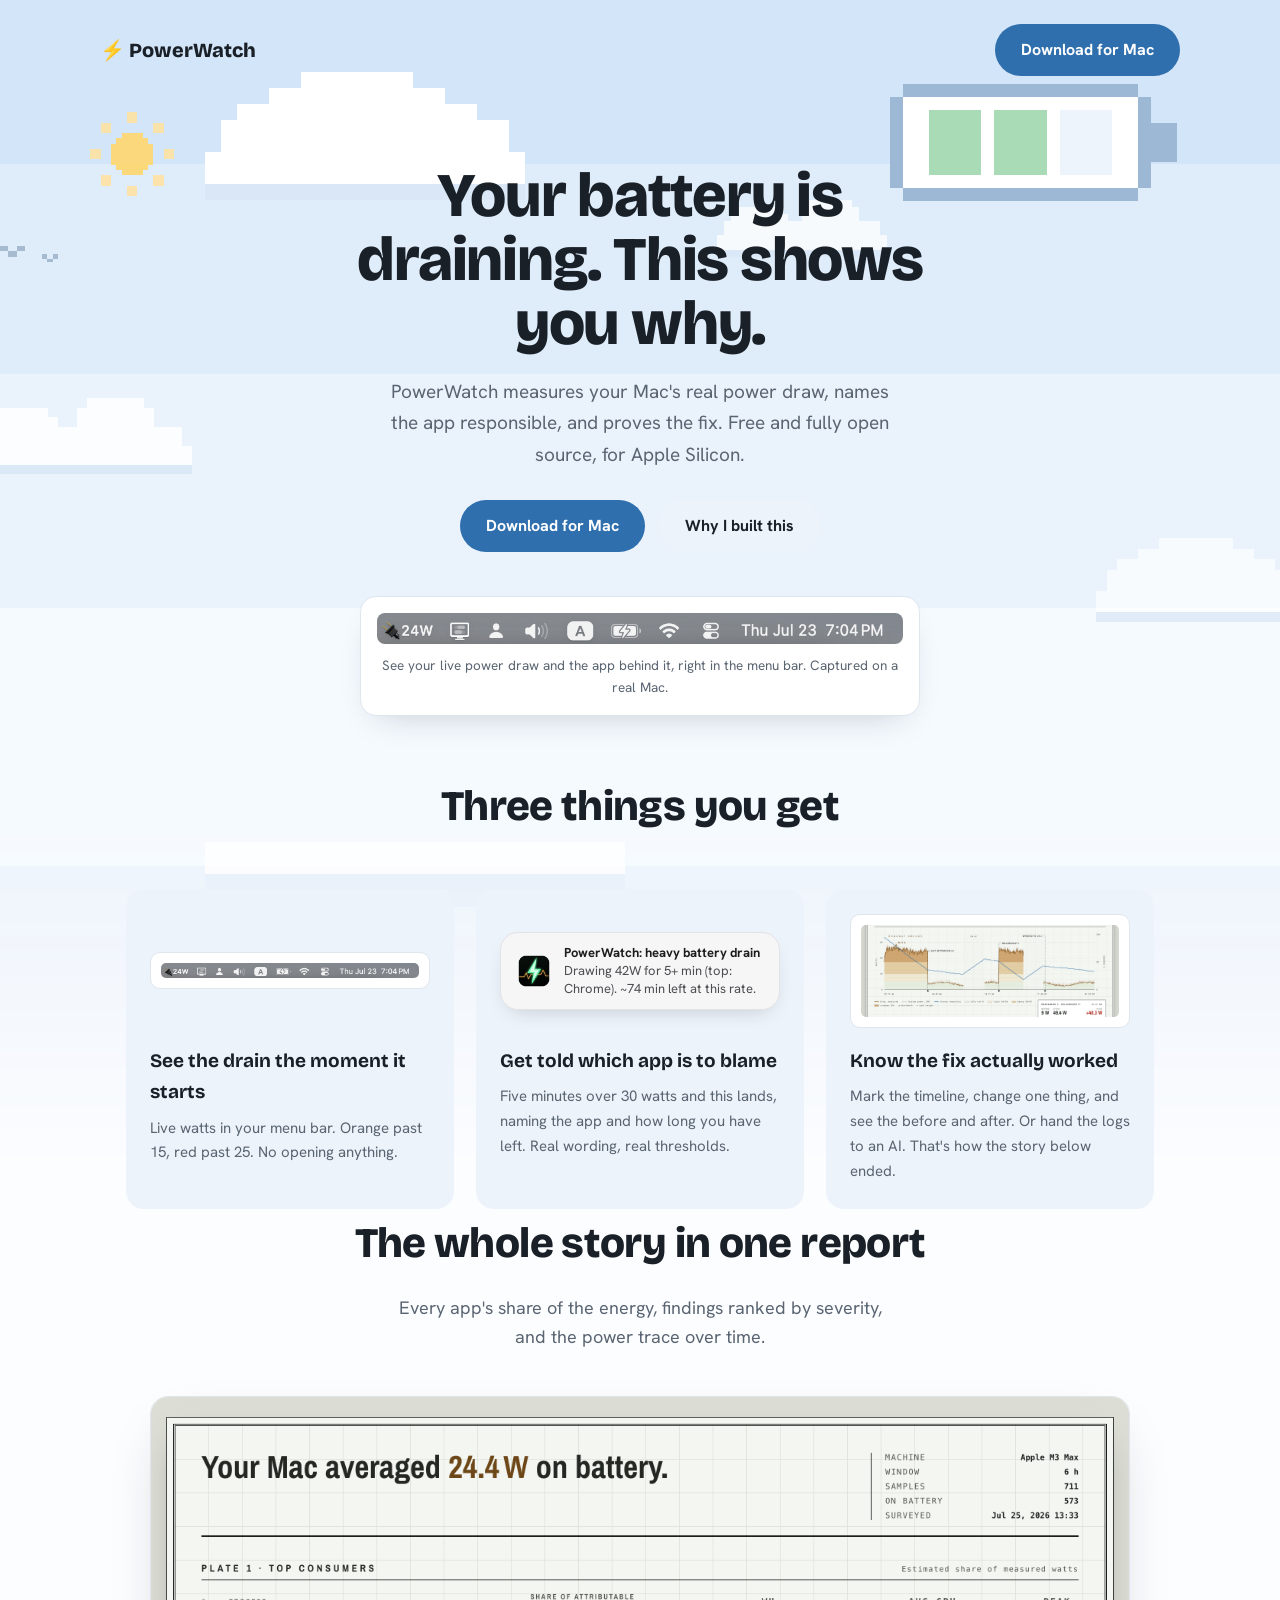
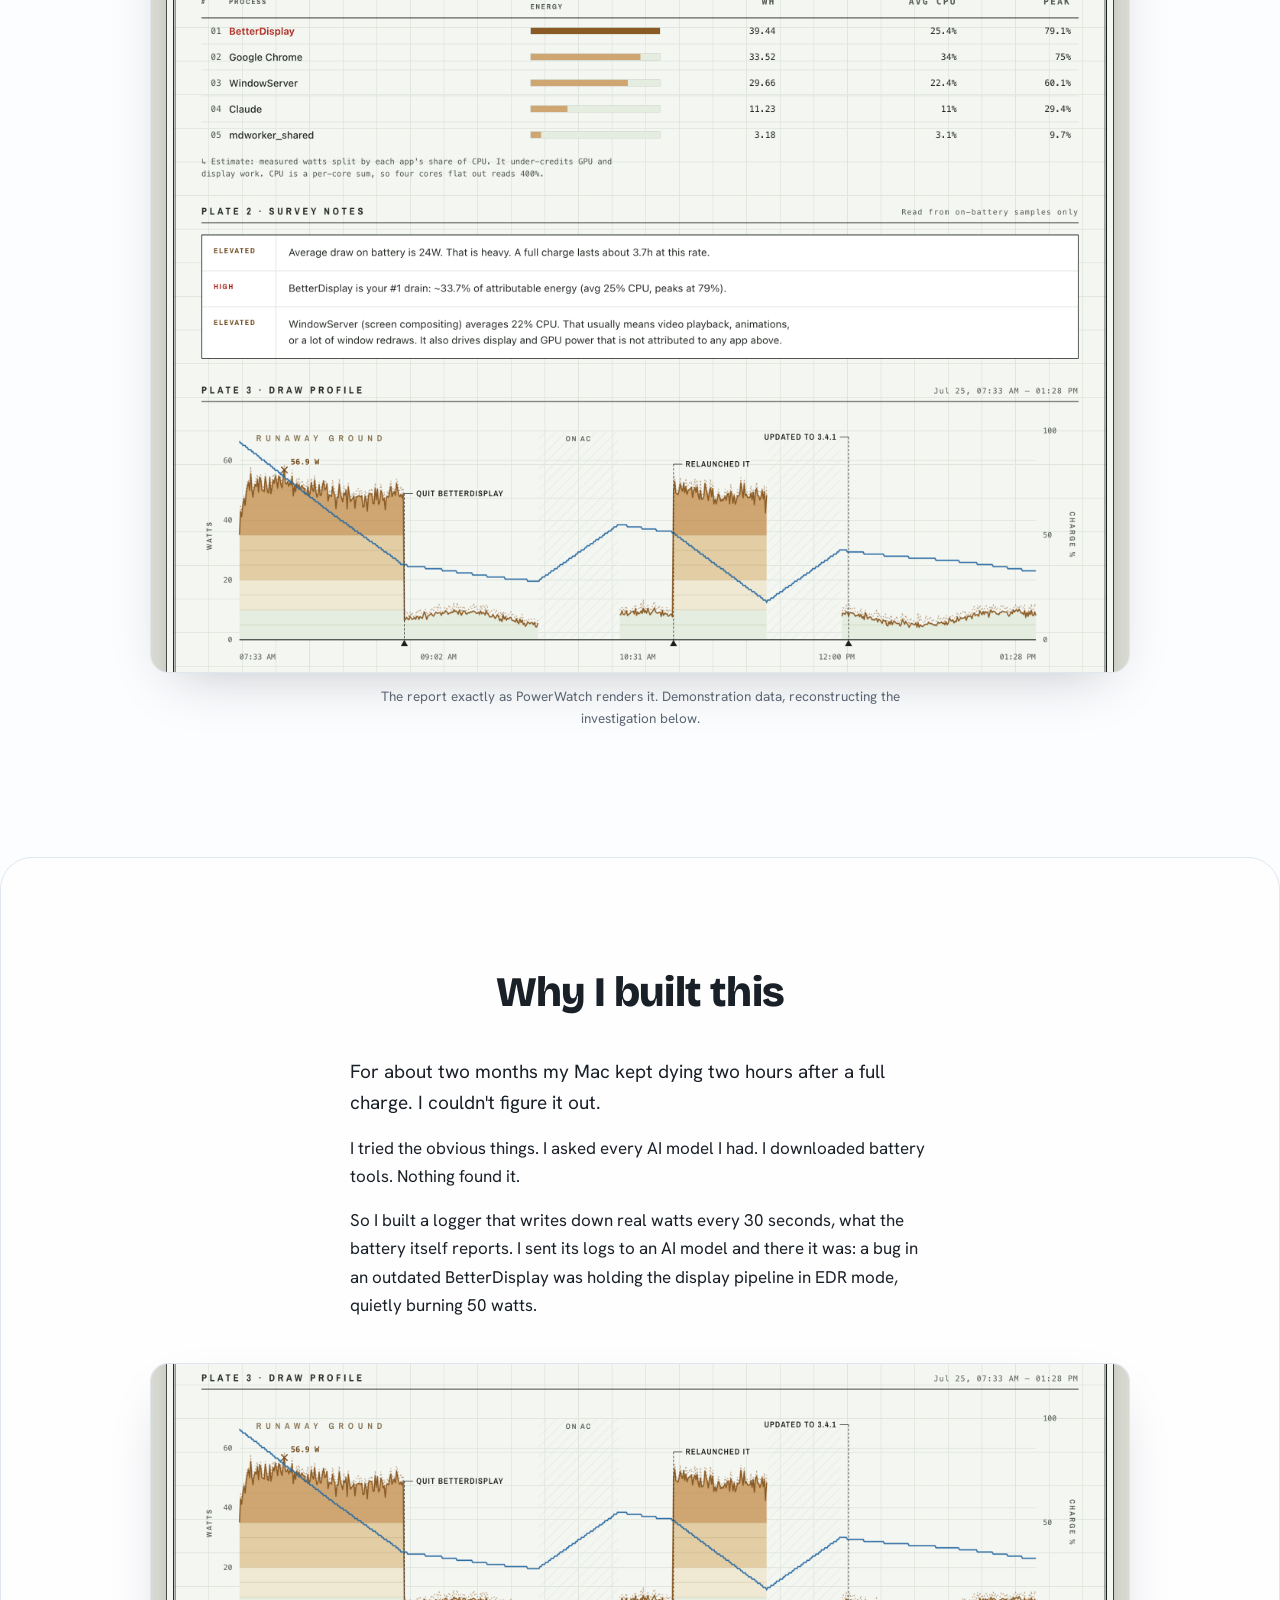
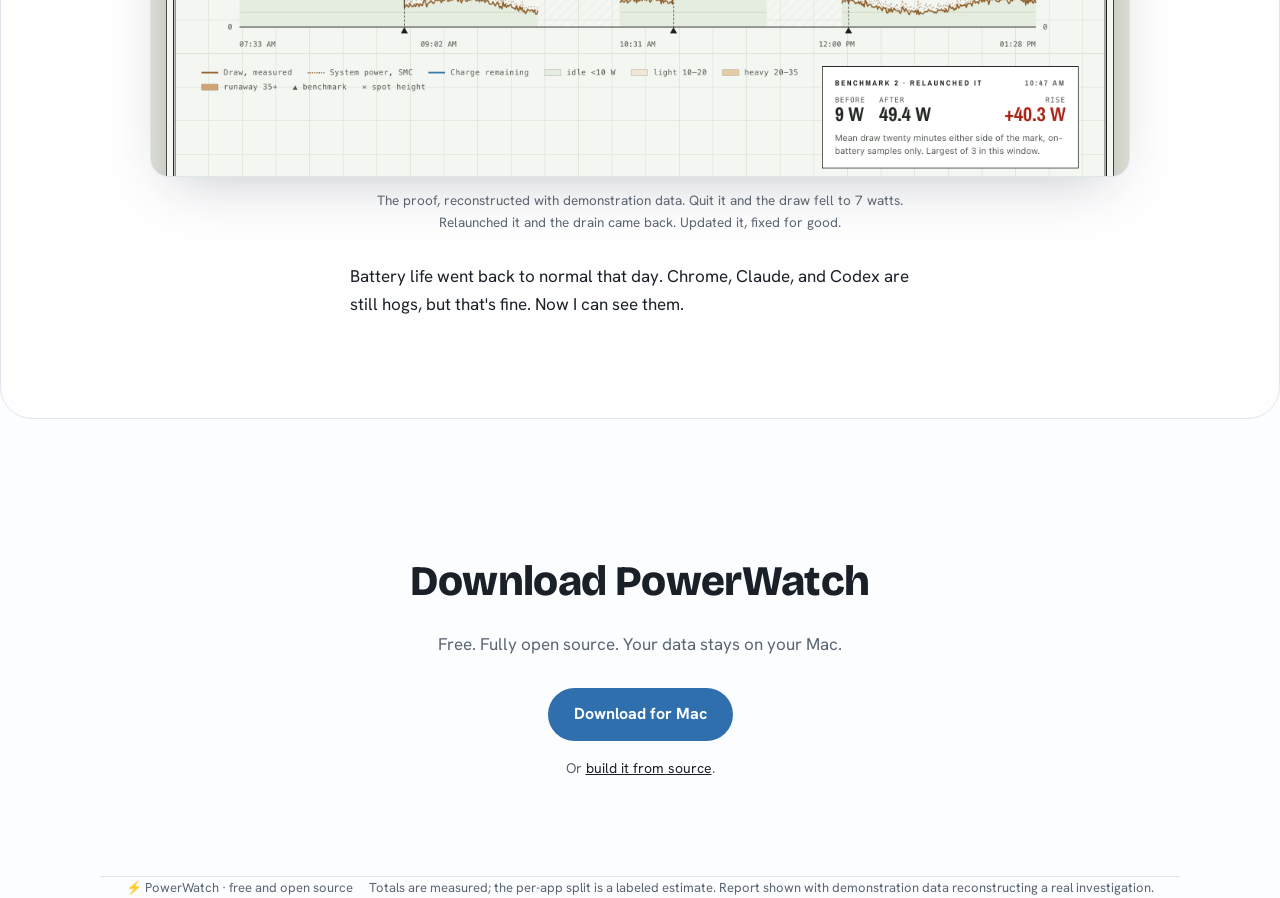
<file: powerwatch/index.html>
<!DOCTYPE html>
<!--
DIRECTION CONTRACT (world pinned by user steer "white simple sky clean";
rendition chosen on decision page 2026-07-23: Daylight; revised same day per
user feedback: value-first cards, real-format notification, first-person
origin story, how-it-works removed, simple close)
THESIS: A friendly daylight page that shows the real instrument immediately;
refuses both the dark hacker-tool page and the faceless device-frame template.
OWN-WORLD: Warm white with a sky tint, one blue, alert red only semantic,
Bricolage Grotesque display over Hanken Grotesk, rounded cards, real
screenshots and the real app icon as the only imagery.
STORY: A visitor with a draining battery sees the symptom named, the value
of each real piece, the report, the human story that produced the tool,
then downloads.
FIRST VIEWPORT: Symptom headline, subline, download action, real menu bar
capture in a card.
FORM: Revised spine: hero, three things (value-first), report, why I built
this, honest limits, close.
-->
<html lang="en">
<head>
<meta charset="utf-8">
<meta name="viewport" content="width=device-width, initial-scale=1">
<title>PowerWatch. See what's draining your Mac's battery.</title>
<meta name="description" content="PowerWatch measures your Mac's real power draw, names the app responsible, and proves the fix. Free, for Apple Silicon.">
<link rel="preconnect" href="https://fonts.googleapis.com">
<link rel="preconnect" href="https://fonts.gstatic.com" crossorigin>
<link href="https://fonts.googleapis.com/css2?family=Bricolage+Grotesque:opsz,wght@12..96,500;12..96,700;12..96,800&family=Hanken+Grotesk:wght@400;500;700&display=swap" rel="stylesheet">
<style>
:root{
  --paper:#fcfdff; --tint:#edf3fa; --ink:#1a2027; --soft:#5a6572;
  --line:#dfe6ee; --blue:#2f6fae; --blue-deep:#245a8f; --red:#c2452d;
  --disp:"Bricolage Grotesque",-apple-system,sans-serif;
  --sans:"Hanken Grotesk",-apple-system,sans-serif;
  --mono:ui-monospace,SFMono-Regular,Menlo,monospace;
}
*{box-sizing:border-box;margin:0;padding:0}
html{background:var(--paper)}
body{font:17px/1.65 var(--sans);color:var(--ink);-webkit-font-smoothing:antialiased}
a{color:inherit}
:focus-visible{outline:2px solid var(--blue);outline-offset:3px}
.wrap{max-width:1080px;margin:0 auto;padding:0 26px}

.mast{display:flex;justify-content:space-between;align-items:center;padding:24px 0}
.mark{font-family:var(--disp);font-weight:800;font-size:20px}
.btn{display:inline-flex;align-items:center;justify-content:center;min-height:48px;
  padding:13px 26px;background:var(--blue);color:#fff;text-decoration:none;
  font-weight:700;font-size:16px;border-radius:999px;
  transition:background .18s cubic-bezier(.16,1,.3,1),
    transform .18s cubic-bezier(.16,1,.3,1),box-shadow .18s cubic-bezier(.16,1,.3,1)}
.btn:hover{background:var(--blue-deep);transform:translateY(-2px);
  box-shadow:0 10px 22px -10px rgba(47,111,174,.55)}
.btn:active{transform:translateY(0)}
.btn.soft{background:var(--tint);color:var(--ink)}
.btn.soft:hover{background:#e2ebf5;box-shadow:0 10px 22px -12px rgba(26,32,39,.3)}

.hero{padding:64px 0 56px;text-align:center;position:relative}
.hero .wrap{position:relative;z-index:2}

/* the sky belongs to the hero: a drawn pixel-art sky. Banded gradient
   (hard stops, the medium's own dither), hand-drawn SVG clouds on a rect
   grid, crispEdges everywhere. It scrolls away with the hero and fades
   into plain paper, so content sections sit on solid white. (Absolute,
   not fixed: a full-viewport fixed layer caused paint dropout on scroll
   in some browsers.) */
.sky{position:absolute;top:0;left:0;right:0;height:clamp(780px,130vh,1400px);z-index:-1;
  pointer-events:none;overflow:hidden;
  background:linear-gradient(180deg,
    #d3e5f8 0 14%,#dfecfa 14% 32%,#eaf3fc 32% 52%,
    #f5faff 52% 74%,#ecf3fb 74% 100%);
  -webkit-mask-image:linear-gradient(180deg,#000 70%,transparent 100%);
  mask-image:linear-gradient(180deg,#000 70%,transparent 100%)}
.puff{position:absolute}
.puff svg{display:block;width:100%;height:auto;shape-rendering:crispEdges}
.p1{width:320px;top:72px;left:16vw;
  animation:drift 170s ease-in-out -60s infinite alternate}
.p2{width:300px;top:84px;right:7vw;
  animation:drift 220s ease-in-out -150s infinite alternate-reverse}
.p3{width:230px;top:34%;left:-3vw;opacity:.85;
  animation:drift 140s ease-in-out -40s infinite alternate}
.p4{width:210px;top:46%;right:-2vw;opacity:.7;
  animation:drift 120s ease-in-out -90s infinite alternate-reverse}
.p5{width:420px;top:72%;left:16vw;opacity:.8;
  animation:drift 190s ease-in-out -20s infinite alternate}
.p6{width:170px;top:200px;left:56vw;opacity:.75;
  animation:drift 150s ease-in-out -110s infinite alternate}
@keyframes drift{from{transform:translateX(-4vw)}to{transform:translateX(5vw)}}
.puff svg{animation:bob 7s ease-in-out infinite alternate}
.p2 svg{animation-duration:5s}
.p4 svg{animation-delay:-3s}
@keyframes bob{from{transform:translateY(0)}to{transform:translateY(6px)}}

/* the weather cycle (26s): the bolt strikes from the battery cloud, the
   empty segment charges, then slowly drains until the next strike */
.strike{position:absolute;width:54px;top:158px;right:12vw;opacity:0;z-index:1;
  animation:strike 26s steps(1,end) .55s infinite}
.strike svg{display:block;width:100%;height:auto;shape-rendering:crispEdges}
@keyframes strike{0%,100%{opacity:0}1.5%{opacity:1}3%{opacity:0}
  4.5%{opacity:1}5.5%{opacity:.35}7%{opacity:1}9%{opacity:0}}
.bolt{display:inline-block;animation:bolt 26s steps(1,end) .55s infinite}
@keyframes bolt{0%,1%,3.5%,7%,100%{opacity:1}1.5%,5%{opacity:.2}}
.slot3{animation:charge 26s steps(1,end) .55s infinite}
@keyframes charge{0%,8%{fill:#e9f2fc}9%,64%{fill:#bfe4c9}65%,100%{fill:#e9f2fc}}

/* pixel sun, rays twinkling in frames */
.sun{position:absolute;width:84px;top:112px;left:7vw;opacity:.9}
.sun svg{display:block;width:100%;height:auto;shape-rendering:crispEdges}
.rays{animation:twinkle 4s steps(1,end) infinite}
@keyframes twinkle{0%,54%{opacity:1}55%,100%{opacity:.4}}

/* gulls */
.birds{position:absolute;width:72px;top:240px;left:0;opacity:.75;
  animation:fly 75s linear -14s infinite}
.birds svg{display:block;width:100%;height:auto;shape-rendering:crispEdges}
@keyframes fly{from{transform:translateX(-14vw)}to{transform:translateX(112vw)}}

/* buttery reveals (JS adds .in; hidden only when JS is running) */
html.js .reveal{opacity:0;transform:translateY(18px);
  transition:opacity .8s cubic-bezier(.16,1,.3,1),transform .8s cubic-bezier(.16,1,.3,1)}
html.js .reveal.in{opacity:1;transform:none}
html.js .get3>.reveal:nth-child(2){transition-delay:.1s}
html.js .get3>.reveal:nth-child(3){transition-delay:.2s}

@media(prefers-reduced-motion:reduce){
  .btn{transition:none}
  .btn:hover{transform:none;box-shadow:none}
  .puff,.puff svg,.strike,.bolt,.rays,.birds,.slot3{animation:none}
  .strike{opacity:0}
  html.js .reveal{opacity:1;transform:none;transition:none}
}
.hero h1{font-family:var(--disp);font-size:clamp(36px,5.6vw,62px);font-weight:800;
  letter-spacing:-.02em;line-height:1.03;max-width:16ch;margin:0 auto}
.hero .sub{max-width:46ch;margin:20px auto 0;font-size:19px;color:var(--soft)}
.hero .act{margin-top:30px;display:flex;gap:14px;justify-content:center;flex-wrap:wrap}
.mbcard{max-width:560px;margin:44px auto 0;background:#fff;border:1px solid var(--line);
  border-radius:16px;padding:16px;box-shadow:0 14px 34px -18px rgba(26,32,39,.25)}
.mbcard img{display:block;width:100%;height:auto;border-radius:8px}
.mbcard p{font-size:13.5px;color:var(--soft);margin-top:10px}

section{padding:128px 0 0}
h2{font-family:var(--disp);font-size:clamp(28px,3.8vw,42px);font-weight:800;
  letter-spacing:-.015em;text-align:center;max-width:22ch;margin:0 auto}
.lead{color:var(--soft);text-align:center;max-width:50ch;margin:14px auto 0;font-size:18px}

.shot{margin:44px auto 0;max-width:980px;border:1px solid var(--line);border-radius:18px;
  overflow:hidden;box-shadow:0 22px 54px -24px rgba(26,32,39,.28)}
.shot img{display:block;width:100%;height:auto}
.cap{font-size:13.5px;color:var(--soft);text-align:center;margin-top:12px;
  max-width:72ch;margin-left:auto;margin-right:auto}

.get3{display:grid;grid-template-columns:repeat(3,1fr);gap:22px;margin-top:48px}
.get3>div{background:var(--tint);border-radius:18px;padding:26px 24px;
  display:flex;flex-direction:column}
.get3 h3{font-family:var(--disp);font-size:19px;font-weight:700;margin-bottom:8px}
.get3 p{font-size:15px;color:var(--soft)}
.get3 .media{height:112px;display:flex;align-items:center;margin-bottom:18px}
.get3 .art{background:#fff;border-radius:10px;padding:10px;
  border:1px solid var(--line);width:100%}
.get3 .art img{display:block;width:100%;height:auto;border-radius:5px}
.get3 .art.tall img{height:92px;object-fit:cover;object-position:center 30%}

/* macOS-banner recreation: real icon, real alert wording */
.banner{display:flex;gap:11px;align-items:center;background:#f6f6f6;
  border:1px solid #e3e3e5;border-radius:18px;padding:11px 14px;width:100%;
  box-shadow:0 8px 22px -12px rgba(26,32,39,.3);text-align:left}
.banner img{width:38px;height:38px;flex:none}
.banner .t{font-size:13px;line-height:1.4}
.banner .t b{display:block;font-weight:700;color:#1d1d1f}
.banner .t span{color:#4c4c51}

.steps-note{margin:30px auto 0;font-size:15.5px;color:var(--soft);max-width:56ch;text-align:center}

.case{margin-top:128px;background:rgba(255,255,255,.72);border:1px solid var(--line);
  border-radius:32px;padding:100px 0;position:relative}
.case .wrap{position:relative;z-index:1}
.case .story{max-width:58ch;margin:28px auto 0;font-size:17px}
.case .story p+p{margin-top:16px}
.case .story .kick{font-size:19px}

.close{text-align:center;padding:128px 0 96px}
.close .sub{color:var(--soft);margin:14px auto 30px;max-width:44ch}
.close .fine{margin-top:16px;font-size:14px;color:var(--soft)}
.close .fine a{color:var(--ink)}

footer{border-top:1px solid var(--line);padding:20px 0 48px;font-size:13px;
  color:var(--soft);display:flex;justify-content:space-between;gap:10px;flex-wrap:wrap}

@media(max-width:780px){
  .get3{grid-template-columns:1fr}
  section{padding-top:88px}
  .case{padding:72px 0;border-radius:20px}
  .hero{border-radius:0 0 20px 20px}
  .sky{height:clamp(720px,120vh,1100px)}
  .p1{width:190px}.p2{width:170px}.p3{width:140px}
  .p4{width:130px}.p5{width:250px}.p6{width:100px}
  .sun{width:58px}.strike{width:38px;top:120px}
}
</style>
</head>
<body>

<div class="sky" aria-hidden="true">
  <svg width="0" height="0" style="position:absolute">
    <defs>
      <symbol id="cloud-a" viewBox="0 0 20 8">
        <rect x="6" y="0" width="7" height="1" fill="#fff"/>
        <rect x="4" y="1" width="11" height="1" fill="#fff"/>
        <rect x="2" y="2" width="15" height="1" fill="#fff"/>
        <rect x="1" y="3" width="18" height="2" fill="#fff"/>
        <rect x="0" y="5" width="20" height="2" fill="#fff"/>
        <rect x="0" y="7" width="20" height="1" fill="#d9e7f6"/>
      </symbol>
      <symbol id="cloud-b" viewBox="0 0 24 8">
        <rect x="13" y="0" width="6" height="1" fill="#fff"/>
        <rect x="12" y="1" width="8" height="2" fill="#fff"/>
        <rect x="3" y="1" width="6" height="1" fill="#fff"/>
        <rect x="2" y="2" width="8" height="1" fill="#fff"/>
        <rect x="1" y="3" width="22" height="2" fill="#fff"/>
        <rect x="0" y="5" width="24" height="2" fill="#fff"/>
        <rect x="0" y="7" width="24" height="1" fill="#d9e7f6"/>
      </symbol>
      <symbol id="cloud-slab" viewBox="0 0 26 5">
        <rect x="0" y="0" width="26" height="2" fill="#fff"/>
        <rect x="0" y="2" width="26" height="1" fill="#e4eef9"/>
        <rect x="3" y="3" width="8" height="1" fill="#e4eef9"/>
        <rect x="15" y="3" width="7" height="1" fill="#e4eef9"/>
      </symbol>
      <symbol id="cloud-batt" viewBox="0 0 22 8">
        <rect x="0" y="1" width="19" height="6" fill="#fff"/>
        <rect x="19" y="3" width="2" height="2" fill="#fff"/>
        <rect x="2" y="2" width="4" height="4" fill="#bfe4c9"/>
        <rect x="7" y="2" width="4" height="4" fill="#bfe4c9"/>
        <rect x="12" y="2" width="4" height="4" fill="#e9f2fc"/>
        <rect x="0" y="6" width="19" height="1" fill="#d9e7f6"/>
      </symbol>
      <symbol id="boltpix" viewBox="0 0 8 12">
        <rect x="3" y="0" width="4" height="2" fill="#f2b63d"/>
        <rect x="2" y="2" width="4" height="2" fill="#f2b63d"/>
        <rect x="1" y="4" width="5" height="2" fill="#f2b63d"/>
        <rect x="3" y="6" width="3" height="2" fill="#f2b63d"/>
        <rect x="2" y="8" width="3" height="2" fill="#f2b63d"/>
        <rect x="1" y="10" width="2" height="2" fill="#f2b63d"/>
      </symbol>
    </defs>
  </svg>
  <div class="sun"><svg viewBox="0 0 16 16">
    <g class="rays" fill="#ffe3a3">
      <rect x="7" y="0" width="2" height="2"/><rect x="7" y="14" width="2" height="2"/>
      <rect x="0" y="7" width="2" height="2"/><rect x="14" y="7" width="2" height="2"/>
      <rect x="2" y="2" width="2" height="2"/><rect x="12" y="2" width="2" height="2"/>
      <rect x="2" y="12" width="2" height="2"/><rect x="12" y="12" width="2" height="2"/>
    </g>
    <rect x="5" y="5" width="6" height="6" fill="#ffd76e"/>
    <rect x="6" y="4" width="4" height="8" fill="#ffd76e"/>
    <rect x="4" y="6" width="8" height="4" fill="#ffd76e"/>
  </svg></div>
  <div class="birds"><svg viewBox="0 0 26 9" fill="#94abc1">
    <rect x="0" y="2" width="3" height="2"/><rect x="3" y="4" width="3" height="2"/>
    <rect x="6" y="2" width="3" height="2"/>
    <rect x="15" y="5" width="2" height="2"/><rect x="17" y="7" width="2" height="1"/>
    <rect x="19" y="5" width="2" height="2"/>
  </svg></div>
  <div class="puff p1"><svg viewBox="0 0 20 8"><use href="#cloud-a"/></svg></div>
  <div class="puff p2"><svg viewBox="0 0 23 9">
    <rect x="1" y="0" width="18" height="1" fill="#9db8d4"/>
    <rect x="1" y="8" width="18" height="1" fill="#9db8d4"/>
    <rect x="0" y="1" width="1" height="7" fill="#9db8d4"/>
    <rect x="19" y="1" width="1" height="7" fill="#9db8d4"/>
    <rect x="1" y="1" width="18" height="7" fill="#fff"/>
    <rect x="20" y="3" width="2" height="3" fill="#9db8d4"/>
    <rect x="3" y="2" width="4" height="5" fill="#a9dbb6"/>
    <rect x="8" y="2" width="4" height="5" fill="#a9dbb6"/>
    <rect class="slot3" x="13" y="2" width="4" height="5" fill="#eef4fb"/>
  </svg></div>
  <div class="puff p3"><svg viewBox="0 0 24 8"><use href="#cloud-b"/></svg></div>
  <div class="puff p4"><svg viewBox="0 0 20 8"><use href="#cloud-a"/></svg></div>
  <div class="puff p5"><svg viewBox="0 0 26 5"><use href="#cloud-slab"/></svg></div>
  <div class="puff p6"><svg viewBox="0 0 24 8"><use href="#cloud-b"/></svg></div>
</div>

<div class="wrap mast">
  <span class="mark"><span class="bolt">⚡</span> PowerWatch</span>
  <a class="btn" href="https://github.com/ovsh/powerwatch/releases/download/v0.1.0/PowerWatch-0.1.0.dmg">Download for Mac</a>
</div>

<main>

<div class="hero">
  <div class="strike" aria-hidden="true"><svg viewBox="0 0 8 12"><use href="#boltpix"/></svg></div>
  <div class="wrap">
    <h1>Your battery is draining. This shows you why.</h1>
    <p class="sub">PowerWatch measures your Mac's real power draw, names the
    app responsible, and proves the fix. Free and fully open source, for
    Apple Silicon.</p>
    <div class="act">
      <a class="btn" href="https://github.com/ovsh/powerwatch/releases/download/v0.1.0/PowerWatch-0.1.0.dmg">Download for Mac</a>
      <a class="btn soft" href="#story">Why I built this</a>
    </div>
    <div class="mbcard">
      <img src="assets/menubar.png" width="890" height="52"
        alt="macOS menu bar with the PowerWatch readout showing 24 watts">
      <p>See your live power draw and the app behind it, right in the menu
      bar. Captured on a real Mac.</p>
    </div>
  </div>
</div>

<section class="wrap">
  <h2 class="reveal">Three things you get</h2>
  <div class="get3">
    <div class="reveal">
      <div class="media"><div class="art"><img src="assets/menubar.png" width="890" height="52"
        alt="The PowerWatch menu bar readout"></div></div>
      <h3>See the drain the moment it starts</h3>
      <p>Live watts in your menu bar. Orange past 15, red past 25. No
      opening anything.</p>
    </div>
    <div class="reveal">
      <div class="media"><div class="banner">
        <img src="assets/appicon.png" width="38" height="38" alt="">
        <div class="t"><b>PowerWatch: heavy battery drain</b>
        <span>Drawing 42W for 5+ min (top: Chrome). ~74 min left at this
        rate.</span></div>
      </div></div>
      <h3>Get told which app is to blame</h3>
      <p>Five minutes over 30 watts and this lands, naming the app and how
      long you have left. Real wording, real thresholds.</p>
    </div>
    <div class="reveal">
      <div class="media"><div class="art tall"><img src="assets/report-trace.png" width="2560" height="1080"
        alt="The draw profile with experiment markers and a benchmark card reading plus 40.3 watts"></div></div>
      <h3>Know the fix actually worked</h3>
      <p>Mark the timeline, change one thing, and see the before and after.
      Or hand the logs to an AI. That's how the story below ended.</p>
    </div>
  </div>
</section>

<section class="wrap">
  <h2 class="reveal">The whole story in one report</h2>
  <p class="lead reveal">Every app's share of the energy, findings ranked by
  severity, and the power trace over time.</p>
  <div class="shot reveal"><img src="assets/report-top.png" width="2560" height="2290"
    alt="The PowerWatch report: a survey sheet headed 'Your Mac averaged 24.4 W on battery', with BetterDisplay top of the consumers table and named as the number one drain" fetchpriority="high"></div>
  <p class="cap">The report exactly as PowerWatch renders it. Demonstration
  data, reconstructing the investigation below.</p>
</section>

<section class="case" id="story">
  <div class="wrap">
    <h2 class="reveal">Why I built this</h2>
    <div class="story reveal">
      <p class="kick">For about two months my Mac kept dying two hours after
      a full charge. I couldn't figure it out.</p>
      <p>I tried the obvious things. I asked every AI model I had. I
      downloaded battery tools. Nothing found it.</p>
      <p>So I built a logger that writes down real watts every 30 seconds,
      what the battery itself reports. I sent its logs to an AI model and
      there it was: a bug in an outdated BetterDisplay was holding the
      display pipeline in EDR mode, quietly burning 50 watts.</p>
    </div>
    <div class="shot reveal"><img src="assets/report-trace.png" width="2560" height="1080"
      alt="The power trace: draw falls from about 50 watts to 7 when BetterDisplay is quit, returns when relaunched, stays low after the update"></div>
    <p class="cap">The proof, reconstructed with demonstration data. Quit it
    and the draw fell to 7 watts. Relaunched it and the drain came back.
    Updated it, fixed for good.</p>
    <div class="story">
      <p>Battery life went back to normal that day. Chrome, Claude, and
      Codex are still hogs, but that's fine. Now I can see them.</p>
    </div>
  </div>
</section>

<section class="close wrap">
  <h2 class="reveal">Download PowerWatch</h2>
  <p class="sub reveal">Free. Fully open source. Your data stays on your
  Mac.</p>
  <a class="btn" href="https://github.com/ovsh/powerwatch/releases/download/v0.1.0/PowerWatch-0.1.0.dmg">Download for Mac</a>
  <p class="fine">Or
  <a href="https://github.com/ovsh/powerwatch">build it from source</a>.</p>
</section>

</main>

<footer class="wrap">
  <span><span aria-hidden="true">⚡</span> PowerWatch · free and open source</span>
  <span>Totals are measured; the per-app split is a labeled estimate. Report
  shown with demonstration data reconstructing a real investigation.</span>
</footer>

<script>
document.documentElement.classList.add('js');
const els = document.querySelectorAll('.reveal');
if ('IntersectionObserver' in window) {
  const io = new IntersectionObserver(entries => {
    for (const e of entries) if (e.isIntersecting) {
      e.target.classList.add('in');
      io.unobserve(e.target);
    }
  }, {threshold: 0.12, rootMargin: '0px 0px -40px 0px'});
  els.forEach(el => io.observe(el));
} else {
  els.forEach(el => el.classList.add('in'));
}
</script>

</body>
</html>
</file>
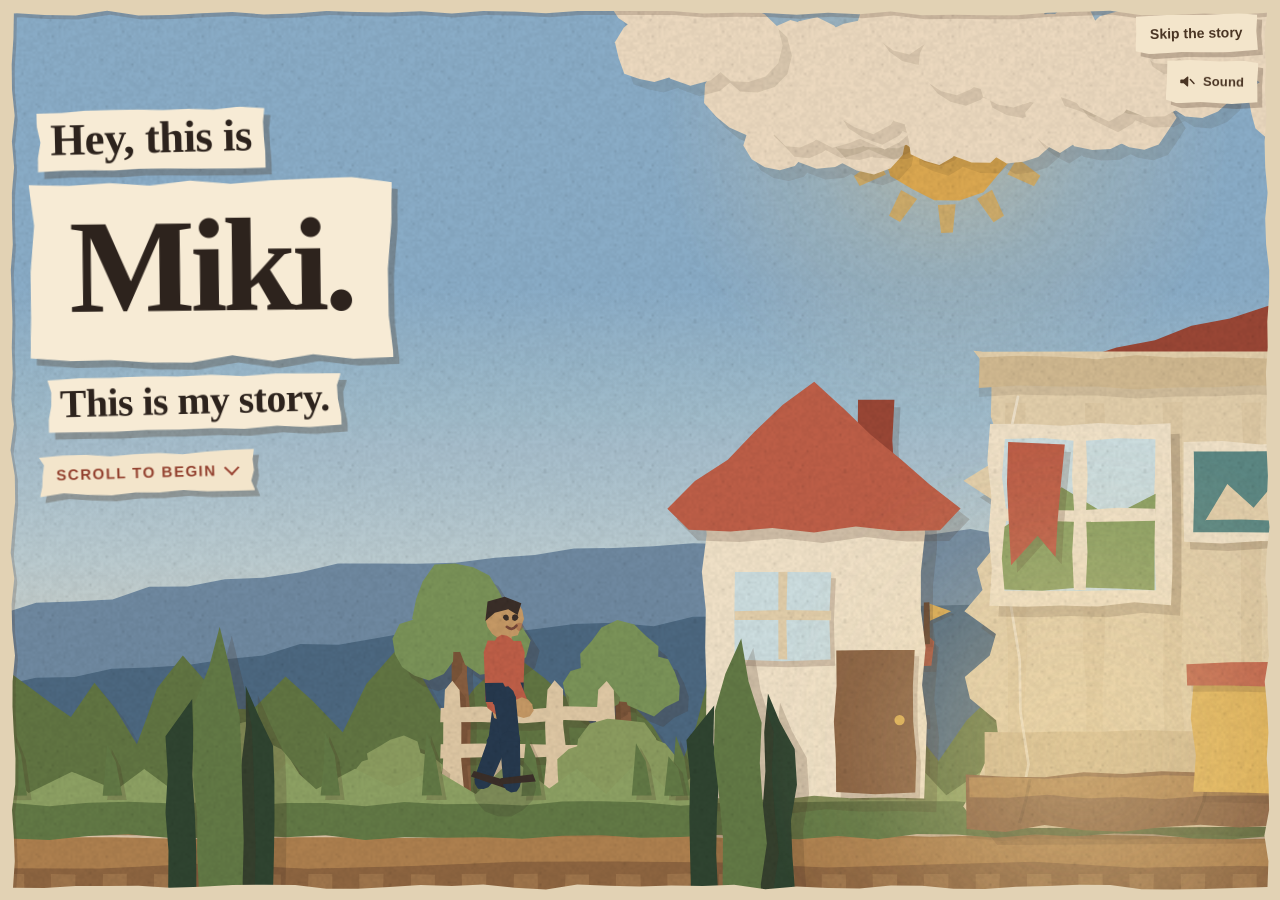
<file: v2/index.html>
<!doctype html>
<html lang="en">
<head>
<meta charset="utf-8">
<meta name="viewport" content="width=device-width, initial-scale=1, viewport-fit=cover">
<meta name="color-scheme" content="light">
<title>Miki Ovshievich</title>
<style>
/* ---------------------------------------------------------------
   THE JOURNEY, paper cutout.
   Every scene element is a flat paper shape with a hand cut edge.
   Depth = layered sheets, each casting a solid OFFSET shadow.
   No filter: blur anywhere. Softness lives in gradients only.

   TYPE DECISION
   display: a warm old style serif, set heavy and tight, letters
            blocked onto torn paper strips. This is the "cut from a
            magazine" voice and it carries every headline.
   body:    the system sans, at 18px and up, on wider torn strips.
   chips:   the same sans, small caps, on a small paper tag.
   The two voices never swap jobs.
   --------------------------------------------------------------- */

:root{
  --display:"Iowan Old Style","Palatino Linotype","Book Antiqua",Palatino,Georgia,"Times New Roman",serif;
  --body:ui-sans-serif,-apple-system,BlinkMacSystemFont,"Segoe UI",Roboto,Helvetica,Arial,sans-serif;
  /* season drift: painters read these, the engine blends them */
  --leaf:#7d9a5c; --gr2:#8ea364; --gr3:#637a46;
}
*,*::before,*::after{box-sizing:border-box}
html,body{margin:0;padding:0}
html{height:100%;overflow:hidden;background:#e2d2b4}
body{
  height:100%;
  overflow:hidden;
  background:#e2d2b4;
  color:#3a2e28;
  font:400 16px/1.45 var(--body);
  -webkit-font-smoothing:antialiased;
}
/* The story scrolls INSIDE one container, so the document itself never
   moves. The set is a sticky pane at the top of that container. This is
   what makes a ?p= deep link exact: the engine reads scrollTop, sets
   scrollTop, and the picture is always painted at the page origin. */
.scroll{position:fixed;inset:0;z-index:1;overflow-y:auto;overflow-x:hidden;
  overscroll-behavior:contain;background:#e2d2b4;-webkit-overflow-scrolling:touch}
.scroll:focus{outline:none}
.scroll:focus-visible{outline:3px solid #2a3f57;outline-offset:-3px}
.sticky{position:sticky;top:0;height:100vh;height:100svh;overflow:hidden;background:#e2d2b4}
.spacer{width:1px;pointer-events:none}
.backdrop{position:absolute;inset:0;background:#e2d2b4;z-index:0}

/* ---------- paper swatches, one place, used by every SVG piece ---------- */
.f-cream {fill:#f3e5cb} .f-cream2{fill:#e5d2ae} .f-cream3{fill:#d3bb92}
.f-kraft {fill:#c89b66} .f-kraft2{fill:#b0824f} .f-kraft3{fill:#8f6641}
.f-brown {fill:#8a6142} .f-brown2{fill:#65442d} .f-ink  {fill:#3a2e28}
.f-red   {fill:#c05f48} .f-red2  {fill:#9b4736}
.f-blue  {fill:#7290ab} .f-blue2 {fill:#4d6c88} .f-blue3{fill:#37536d} .f-blue4{fill:#26394f}
.f-green {fill:#8ea364} .f-green2{fill:var(--gr2)} .f-green3{fill:var(--gr3)} .f-green4{fill:#2f4530}
.f-gold  {fill:#e0b256} .f-plum  {fill:#7c5f80} .f-teal {fill:#5d8a86}
.f-leaf  {fill:var(--leaf)}
.f-glass {fill:#cfe1e4} .f-screen{fill:#dfe9cf}
.f-slate {fill:#5b5f6b} .f-snow{fill:#eef1f2}

/* the offset paper shadow: solid, translated, never blurred */
.psh{fill:#4a3524;opacity:.2}
.psh-l{fill:#4a3524;opacity:.115}
/* the pale core a torn paper edge shows */
.core{fill:none;stroke:#fdf6e6;stroke-width:1.8;stroke-linecap:round;opacity:.6}

/* in world signage: the same two voices as the UI text */
.sgn{font-family:var(--display);font-weight:800;letter-spacing:-.012em}
.sgb{font-family:var(--body);font-weight:600;letter-spacing:.01em}

/* ---------- the stage that holds the whole diorama ----------
   The set is built at a fixed size, so past about 1920px the stage stops
   growing and stands centred on the paper backdrop, the same way the tall
   phone letterband works. Stretching it instead would push the camera
   past the opening scene before the reader had read a word. */
.stage{position:absolute;left:0;right:0;top:0;bottom:0;isolation:isolate;background:#b48557;overflow:hidden;z-index:1}
.diorama{position:absolute;inset:0;isolation:isolate}
.skyfill{position:absolute;inset:0;background:linear-gradient(180deg,
  var(--sky-a,#8fb6cf) 0%, var(--sky-a,#8fb6cf) 32%,
  var(--sky-b,#bcd6dd) 62%, var(--sky-c,#f0dcb8) 100%)}

/* deliberately NOT isolated: the back tint that lives inside it has to
   blend against the sky wash painted behind the world, or a multiply
   over transparent paper would come out as a flat slab of colour */
.world{position:absolute;inset:0}
.layer{position:absolute;inset:0;transform:translate3d(0,0,0)}
/* every sheet is scenery. A painted sheet is wider than the paper on it,
   so without this the topmost layer would sit over every pinned artifact
   and swallow the click that belongs to the link underneath. */
.sheetsvg{position:absolute;overflow:visible;pointer-events:none}
.scenegrp.off{display:none}
/* a far band belongs to its own stretch of world. When the camera leaves
   that stretch the band is faded out like a stagehand pulling a flat,
   instead of trailing behind the traveller for the rest of the story. */
.scenegrp.dim{opacity:0}
.world.tr .scenegrp{transition:opacity .34s linear}
html.rm .world.tr .scenegrp{transition:none}

/* light: warm lamp pools, radial gradients, each under a literal lamp */
.glows{position:absolute;inset:0;pointer-events:none}
.glow{position:absolute;border-radius:50%;pointer-events:none}
.g-night{opacity:calc(var(--night,0) * var(--str,.8))}
.g-day{opacity:calc((1 - var(--night,0)) * var(--str,.8))}
.g-any{opacity:var(--str,.8)}

/* Night is TWO sheets, not one.

   A single tint over the whole diorama made dusk read as dusk, but it
   also put the man, his desk, his screen and every pinned clipping
   under the same blue as the hills three miles behind them. Paper does
   not work that way: at night the far country goes flat and cold while
   the thing under the lamp, in your hands, stays its own colour.

   So the deep tint (.tint-b) is mounted INSIDE the world, under the
   ground layer, and it darkens sky bands, far bands, mid and near only.
   The light tint (.tint) still covers everything -- but it is now weak,
   just enough to keep hero, ground, artifacts and foreground of a piece
   with the hour without draining them. The two multiply together over
   the background, which is why the far distance ends up exactly where
   it always was, and the key art ends up bright.

   The pair is chosen so that TINT_B x TINT / 255 == the single tint this
   set was lit by before. Change one and you must change the other. */
.tint{position:absolute;inset:0;mix-blend-mode:multiply;background:#fff;pointer-events:none}
.tint-b{position:absolute;inset:0;mix-blend-mode:multiply;background:#fff;pointer-events:none}

.sky-lights{position:absolute;inset:0;pointer-events:none}
.celestwrap{position:absolute;inset:0}
.celest{position:absolute;width:0;height:0}
#sunBox{left:74%;top:12%}
/* the disc is repainted as the light drops, so a low sun stays warm
   under the dusk tint instead of going grey in the corner */
#sun path{fill:var(--sunfill,#e2b355)}
#moonBox{left:19%;top:14%}
.celest svg,.celest .halo{position:absolute;overflow:visible}
.halo{border-radius:50%}
.stars{position:absolute;inset:0;opacity:var(--star-op,0)}

/* paper grain, one generated tile */
.grain{position:absolute;inset:0;mix-blend-mode:multiply;opacity:.4;
  background-image:var(--grain);background-size:150px 150px;pointer-events:none}

/* the proscenium: one cut paper sheet framing the set */
.frame{position:absolute;inset:0;pointer-events:none;overflow:visible}
.frame path{fill:#e2d2b4}
.frame .fsh{fill:#4a3524;opacity:.2}

/* ---------- hero puppet ----------
   Every joint group rotates around a pivot that sits INSIDE its own
   paper, and a joint disc is centred on that exact pivot, so no angle
   can pull a limb off the body. Arms and head ride inside the torso
   group; legs pivot on the same point the torso does. */
.heroWrap{position:absolute;left:0;top:0;width:0;height:0;overflow:visible;pointer-events:none}
.hero{position:absolute;overflow:visible;left:0;top:0}
.hero g{transform-box:view-box}
/* the picture house name, slid back along its own canopy when the stage
   is the narrow band a phone gets. The units are world units, because a
   transform on a node inside the sheet svg is read in the user space of
   that svg and every sheet is cut in world units. */
.lb .mqt{transform-box:view-box;transform:translateX(-215px)}
.hero .rig  {transform:translate(0,var(--by,0px)) rotate(var(--rr,0deg))}
.hero .torso{transform:rotate(var(--ta,0deg))}
.hero .head {transform:rotate(var(--ha,0deg))}
.hero .armB {transform:rotate(var(--a2,0deg))}
.hero .armF {transform:rotate(var(--a1,0deg))}
.hero .legB {transform:rotate(var(--l2,0deg))}
.hero .legF {transform:rotate(var(--l1,0deg))}
.hero .shB  {transform:rotate(var(--s2,0deg))}
.hero .shF  {transform:rotate(var(--s1,0deg))}
.hero .fArmB{transform:rotate(var(--e2,0deg))}
.hero .fArmF{transform:rotate(var(--e1,0deg))}
.hero{display:none;width:100%;height:100%}
.hero.on{display:block}
.hero.enter{animation:puppetIn .5s cubic-bezier(.22,1.1,.36,1) both}
.hero.leave{animation:puppetOut .3s cubic-bezier(.4,0,.9,.4) both}
@keyframes puppetIn{
  0%{opacity:0;translate:0 -46px;rotate:-7deg}
  58%{opacity:1;translate:0 4px;rotate:2.5deg}
  100%{opacity:1;translate:0 0;rotate:0deg}
}
@keyframes puppetOut{
  0%{opacity:1;translate:0 0;rotate:0deg}
  100%{opacity:0;translate:0 30px;rotate:6deg}
}

/* ---------- ambient: ONE narrative cycle per scene ----------
   Nothing here is infinite. A cycle starts when its scene group goes
   live and it ends. Leaving and re-entering the scene plays it again,
   which is exactly one beat of stop motion per visit. */
.scenegrp.live .a-cloud {animation:railA 13s cubic-bezier(.33,0,.25,1) both}
.scenegrp.live .a-cloud2{animation:railB 17s cubic-bezier(.33,0,.25,1) both}
@keyframes railA{from{transform:translate(0,0) rotate(0deg)}to{transform:translate(52px,-7px) rotate(1.2deg)}}
@keyframes railB{from{transform:translate(0,0) rotate(.6deg)}to{transform:translate(-44px,6px) rotate(-.9deg)}}
/* the beige CRT wakes up once, then holds its steady glow */
.scenegrp.live .a-wake{animation:wake 2.6s steps(1,end) both}
@keyframes wake{0%{fill:#cfd6c4}22%{fill:#f2f4de}34%{fill:#d8ddc8}46%,100%{fill:#e7edd6}}
/* the modem handshakes once, then the line is up */
.scenegrp.live .a-led{animation:led 3.4s steps(1,end) both}
@keyframes led{0%{fill:#8d6a4e}18%{fill:#e2b256}30%{fill:#8d6a4e}42%{fill:#e2b256}54%{fill:#8d6a4e}66%,100%{fill:#c05f48}}
.scenegrp.live .a-crt{animation:crt 2.4s steps(1,end) both}
@keyframes crt{0%{fill:#b9c4a6}26%{fill:#eef3d8}44%,100%{fill:#dfe9cf}}
/* one wave set rocks in and settles */
.scenegrp.live .a-wave1{animation:waveA 11s cubic-bezier(.4,0,.3,1) both}
.scenegrp.live .a-wave2{animation:waveB 14s cubic-bezier(.4,0,.3,1) both}
@keyframes waveA{from{transform:translate(0,0)}to{transform:translate(26px,-3px)}}
@keyframes waveB{from{transform:translate(0,0)}to{transform:translate(-22px,3px)}}
/* the game cards: cut-paper homages that rise past the boy at the
   screen, one after another, and are gone. Three passes, then still --
   nothing on this street loops for ever. */
/* The step is a sixth of the cycle, so the two cards that share a column
   sit exactly half a cycle apart, and the visible window is cut to 44%
   of the cycle. Two cards in one column can therefore never be on the
   paper at the same instant, in any pass, and the column is only ever
   empty for a third of a second. */
.scenegrp.live .a-card{animation:cardPop 5.4s cubic-bezier(.34,0,.3,1) 3 both}
.scenegrp.live .a-card.d1{animation-delay:.9s}
.scenegrp.live .a-card.d2{animation-delay:1.8s}
.scenegrp.live .a-card.d3{animation-delay:2.7s}
.scenegrp.live .a-card.d4{animation-delay:3.6s}
.scenegrp.live .a-card.d5{animation-delay:4.5s}
/* translate only. A css rotate or scale on a plain svg group turns about
   the origin of the whole sheet, not the middle of the card, so the tilt
   is cut into the paper by the painter instead. */
@keyframes cardPop{
  0%  {opacity:0;transform:translate(0,30px)}
  4%  {opacity:0;transform:translate(0,26px)}
  11% {opacity:1;transform:translate(0,16px)}
  38% {opacity:1;transform:translate(0,-16px)}
  48% {opacity:0;transform:translate(0,-28px)}
  100%{opacity:0;transform:translate(0,-28px)}}
/* the tablet in the winter room lights up once */
.scenegrp.live .a-spark{animation:sparkUp 3.2s steps(1,end) both}
@keyframes sparkUp{0%{opacity:0}30%{opacity:.5}52%{opacity:1}100%{opacity:1}}
/* the elevated train pulls through once */
.scenegrp.live .a-train{animation:trainGo 9s cubic-bezier(.35,0,.3,1) both}
@keyframes trainGo{from{transform:translate(-190px,0)}to{transform:translate(210px,0)}}
/* stars: one shared shimmer pass, then steady */
.stars.live .a-tw{animation:tw 5.2s steps(1,end) both}
@keyframes tw{0%{opacity:.45}34%{opacity:1}52%{opacity:.6}70%,100%{opacity:1}}

/* ---------- UI: crisp, never pixelated, always above the tint ---------- */
.ui{position:absolute;inset:0;pointer-events:none;z-index:5;overflow:hidden}
.ui a,.ui button{pointer-events:auto}

.skip{
  position:absolute;top:max(14px,env(safe-area-inset-top));right:max(22px,env(safe-area-inset-right));
  z-index:9;pointer-events:auto;
  display:inline-block;padding:9px 15px 10px;
  font-family:var(--body);font-size:14px;font-weight:650;text-decoration:none;color:#4a3524;
  background:#f3e5cb;rotate:-1.1deg;
  clip-path:polygon(1% 4%,26% 1%,58% 3%,84% 0%,100% 5%,99% 46%,100% 94%,72% 99%,38% 96%,12% 100%,0% 92%,1% 48%);
}
.skipsh{
  position:absolute;top:max(14px,env(safe-area-inset-top));right:max(22px,env(safe-area-inset-right));
  z-index:8;pointer-events:none;background:#4a3524;opacity:.26;rotate:-1.1deg;
  translate:5px 5px;padding:9px 15px 10px;font-family:var(--body);font-size:14px;font-weight:650;color:transparent;
  clip-path:polygon(1% 4%,26% 1%,58% 3%,84% 0%,100% 5%,99% 46%,100% 94%,72% 99%,38% 96%,12% 100%,0% 92%,1% 48%);
}
.skip:hover{background:#fbf1dc}
.skip:focus-visible,.plain:focus-visible,.sr a:focus,.ui a:focus-visible{outline:3px solid #2a3f57;outline-offset:3px}

/* =====================================================================
   THE SOUND TAG
   A second paper chip, cut from the same sheet as the skip tag and hung
   just under it. It is off when the page opens and it remembers nothing:
   the room is silent until somebody asks for it, every time.
   ===================================================================== */
.snd{
  position:absolute;top:calc(max(14px,env(safe-area-inset-top)) + 46px);
  right:max(22px,env(safe-area-inset-right));
  z-index:9;pointer-events:auto;
  display:inline-flex;align-items:center;gap:7px;min-height:44px;
  padding:9px 14px 10px 12px;
  font-family:var(--body);font-size:13px;font-weight:650;letter-spacing:.01em;
  color:#4a3524;background:none;border:0;cursor:pointer;rotate:1.2deg;
  -webkit-appearance:none;appearance:none;-webkit-tap-highlight-color:transparent;
}
.snd-sh,.snd-fc{position:absolute;inset:0;
  clip-path:polygon(1% 4%,26% 1%,58% 3%,84% 0%,100% 5%,99% 46%,100% 94%,72% 99%,38% 96%,12% 100%,0% 92%,1% 48%)}
.snd-sh{background:#4a3524;opacity:.26;translate:5px 5px}
.snd-fc{background:#f3e5cb}
.snd:hover .snd-fc{background:#fbf1dc}
.snd:focus-visible{outline:3px solid #2a3f57;outline-offset:3px}
.snd-ic{position:relative;width:18px;height:18px;flex:none;overflow:visible}
.snd-lb{position:relative}
.snd-cone{fill:currentColor}
.snd-w,.snd-cut{fill:none;stroke:currentColor;stroke-width:1.9;stroke-linecap:round}
.snd-w{opacity:0}
/* on: the cut closes up and the two arcs are let out */
.snd[aria-pressed="true"]{color:#93412f}
.snd[aria-pressed="true"] .snd-cut{opacity:0}
.snd[aria-pressed="true"] .snd-w{opacity:1}
/* the label is a luxury on a phone; the cut speaker says it all */
@media (max-width:560px){ .snd{padding:12px;gap:0} .snd-lb{display:none} }
/* nowhere to send the sound: take the tag away rather than hang a
   button that cannot do anything */
.snd.off{display:none}

.plain{
  position:absolute;top:max(14px,env(safe-area-inset-top));left:max(14px,env(safe-area-inset-left));
  z-index:9;pointer-events:auto;display:none;
  padding:9px 15px 10px;font-family:var(--body);font-size:14px;font-weight:650;color:#4a3524;text-decoration:none;
  background:#f3e5cb;rotate:.9deg;
  clip-path:polygon(1% 4%,26% 1%,58% 3%,84% 0%,100% 5%,99% 46%,100% 94%,72% 99%,38% 96%,12% 100%,0% 92%,1% 48%);
}
html.rm .plain{display:inline-block}

/* =====================================================================
   INTEGRAL TEXT
   A caption is not a card. It is a stack of torn paper strips blocked
   into the negative space of its own scene: a paper tag for the year,
   display letters cut onto one strip per line, and a wider strip for
   the body. Each strip carries its own solid offset cut shadow.
   ===================================================================== */
.capw{position:absolute;left:0;top:0;width:max-content;max-width:var(--mw,600px);
  opacity:0;visibility:hidden;translate:0 15px;rotate:var(--tilt,-1deg);
  transition:opacity .42s ease,translate .5s cubic-bezier(.2,.7,.3,1),visibility 0s linear .5s}
.capw.on{opacity:1;visibility:visible;translate:0 0;transition-delay:0s,0s,0s}

.strip{position:relative;display:block;width:max-content;max-width:100%;rotate:var(--rot,0deg)}
.strip .sh{position:absolute;inset:0;background:#4a3524;opacity:.3;translate:6px 7px;clip-path:var(--tear)}
.strip .fc{position:relative;display:block;background:#f7ebd5;color:#2d231d;clip-path:var(--tear)}

/* The three sizes below are cut against the height of the window and not
   its width alone. The scene is drawn from the ground line up, and that
   line stands at 962 on a 1080-tall screen and at 696 on an 800-tall one:
   266px of sky and wall leave the frame while a width-only clamp keeps the
   words the same size, so the art climbs into the paper. The vh term holds
   the block to the same share of the picture at every height, and each one
   is set so that a 1080-tall screen still lands on the old maximum and
   nothing there moves. The lower bound is untouched: the phone band is
   narrow, not short, so it stays on the vw term. */

/* year / place plaque: a painted board nailed into the scene, cut and
   lettered like the shop signs, never a small interface tag. Two cream
   nail heads and a keyline are painted inside the torn silhouette. */
.cp{margin:0 0 13px 4px}
.cp .fc{font-family:var(--display);font-size:clamp(22px,min(2.35vw,3vh),32px);font-weight:800;
  letter-spacing:.055em;text-transform:uppercase;padding:9px 26px 12px;color:#fdf5e6;
  background:
    radial-gradient(circle at 13px 52%, #f0dcb8 0 2.4px, rgba(0,0,0,0) 2.7px),
    radial-gradient(circle at calc(100% - 13px) 52%, #f0dcb8 0 2.4px, rgba(0,0,0,0) 2.7px),
    #93412f;
  box-shadow:inset 0 0 0 3px #93412f, inset 0 0 0 5px #f0dcb8}
.cp .sh{opacity:.36}

/* display headline: one strip per line, hand placed.
   The size is a variable with the house clamp as its default, so a
   caption that has to hold a long sentence on ONE line can be cut
   smaller by hand without touching any other headline in the story. */
.hl{margin:0 0 7px}
.hl .fc{font-family:var(--display);font-weight:800;
  font-size:var(--hl-fs, clamp(30px,min(4.5vw,5.6vh),60px));line-height:1.02;letter-spacing:-.022em;
  padding:.2em .34em .26em;max-width:calc(100vw - 28px)}
.capw.big .hl .fc{font-size:var(--hl-fs, clamp(34px,6.4vw,86px))}
/* a headline set as one unbreakable line: it shrinks, it never wraps */
.hl.one .fc{white-space:nowrap}

/* the signature: a small scrap, hand-set, torn off the closing line */
.sig{margin:10px 0 0 26px}
.sig .fc{font-family:var(--display);font-weight:800;font-style:italic;
  font-size:clamp(21px,min(2.1vw,2.7vh),30px);letter-spacing:.01em;
  padding:.24em .6em .3em;color:#4a3524;background:#f3e5cb}
.capw.dark .sig .fc{background:#2b2839;color:#f4e8d0}

/* body: a wider strip, ruled like a note pad */
.bd{margin:12px 0 0 8px;width:var(--bw,520px);max-width:calc(100vw - 28px)}
.bd .fc{font-family:var(--body);font-size:clamp(18px,min(1.6vw,2.05vh),22px);line-height:1.5;
  font-weight:450;letter-spacing:-.004em;padding:17px 23px 20px;
  background:repeating-linear-gradient(180deg,rgba(70,105,140,0) 0 32px,rgba(70,105,140,.1) 32px 33px),#f7ebd5}
.bd .fc p{margin:0}
.bd .fc p + p{margin-top:.6em}

/* contact tags on the last strip */
.lnks{margin:16px 0 0 6px;display:flex;flex-wrap:wrap;gap:10px;max-width:calc(100vw - 28px)}
.lnk{position:relative;display:inline-block;rotate:var(--rot,0deg)}
.lnk .sh{position:absolute;inset:0;background:#4a3524;opacity:.3;translate:5px 6px;clip-path:var(--tear)}
.lnk a{position:relative;display:block;text-decoration:none;clip-path:var(--tear);
  font-family:var(--body);font-size:clamp(18px,1.3vw,20px);font-weight:650;
  padding:11px 18px 13px;background:#f3e5cb;color:#3a2e28}
.lnk a:hover{background:#fdf5e2}

/* night scenes flip the paper: dark stock, pale ink */
.capw.dark .strip .fc{background:#2b2839;color:#f4e8d0}
.capw.dark .bd .fc{background:repeating-linear-gradient(180deg,rgba(230,240,255,0) 0 32px,rgba(230,240,255,.09) 32px 33px),#2b2839}
.capw.dark .cp .fc{color:#2a2118;
  background:
    radial-gradient(circle at 13px 52%, #4a3524 0 2.4px, rgba(0,0,0,0) 2.7px),
    radial-gradient(circle at calc(100% - 13px) 52%, #4a3524 0 2.4px, rgba(0,0,0,0) 2.7px),
    #e0b256;
  box-shadow:inset 0 0 0 3px #e0b256, inset 0 0 0 5px #6b4a22}
.capw.dark .strip .sh{background:#120f1c;opacity:.42}

/* the title moment: same paper family, bigger scissors */
.titw .hl .fc{font-size:clamp(40px,8vw,104px);letter-spacing:-.035em;padding:.16em .3em .22em}
/* the opening is set like a title card: a small line in, the name cut
   large, then the promise. Three sizes, one block, no scroll needed. */
.titw .hl.t1 .fc{font-size:clamp(24px,3.5vw,45px);letter-spacing:-.012em}
.titw .hl.t2 .fc{font-size:clamp(56px,10.4vw,134px)}
.titw .hl.t3 .fc{font-size:clamp(23px,3.1vw,41px);letter-spacing:-.012em}
.titw .hl.t1{margin-left:10px}
.titw .hl.t3{margin:11px 0 0 16px}
.hint{margin:20px 0 0 6px;position:relative;display:inline-block;rotate:-.6deg}
.hint .sh{position:absolute;inset:0;background:#4a3524;opacity:.3;translate:5px 6px;clip-path:var(--tear)}
.hint .fc{position:relative;display:flex;align-items:center;gap:10px;clip-path:var(--tear);
  font-family:var(--body);font-size:15px;font-weight:750;letter-spacing:.1em;text-transform:uppercase;
  padding:10px 17px 11px;background:#f3e5cb;color:#93412f}
.arrow{display:inline-block;width:11px;height:11px;border-right:2.6px solid #9b4736;border-bottom:2.6px solid #9b4736;
  rotate:45deg;translate:0 -2px}
/* three nudges and it stops. Nothing on this page loops for ever. */
.capw.on .arrow{animation:nudge 2.1s ease-in-out 3 both}
@keyframes nudge{0%,100%{translate:0 -2px}50%{translate:3px 1px}}

/* =====================================================================
   ARTIFACTS
   Real screens and real clippings, pinned into the set as objects: a
   torn cream mount, two strips of paper tape, and a small cut tag that
   says the thing opens somewhere else. Every one is a link. They are
   placed low in the frame, under the height any caption ever reaches.
   ===================================================================== */
.arts{position:absolute;inset:0;transform:translate3d(0,0,0)}
/* the lit sheets hang in front of the dusk wash, so this layer covers
   the whole box. It must stay transparent to the mouse or it would
   take the clicks meant for the clippings behind it. */
.arts.lit{pointer-events:none}
.art{position:absolute;display:block;text-decoration:none;color:inherit;
  cursor:pointer;rotate:var(--tilt,0deg);pointer-events:auto;
  transition:translate .2s cubic-bezier(.2,.7,.3,1)}
.art-sh{position:absolute;inset:0;background:#4a3524;opacity:.28;translate:7px 8px;
  clip-path:var(--tear)}
.art-fc{position:absolute;inset:0;background:#f7ebd5;clip-path:var(--tear);
  padding:var(--pad,8px);overflow:hidden}
.art-fc img{display:block;width:100%;height:100%;object-fit:cover;object-position:50% 0}
.art:hover{translate:0 -5px}
.art-leg{position:absolute;left:50%;top:100%;width:11px;height:var(--leg,0px);
  margin-left:-5px;background:#7a5c3c;
  clip-path:polygon(6% 0,94% 2%,88% 100%,14% 98%)}
.art-leg::after{content:"";position:absolute;inset:0;background:#4a3524;opacity:.2;
  translate:5px 4px;clip-path:polygon(6% 0,94% 2%,88% 100%,14% 98%)}
.art:focus-visible{outline:3px solid #2a3f57;outline-offset:4px}
/* a sheet that belongs to a later beat. It is cut out of the picture
   until the reader reaches the words that earn it, then it is pinned up
   on the same fade the captions use, so the two arrive as one move */
.art.late{opacity:0;visibility:hidden;
  transition:translate .2s cubic-bezier(.2,.7,.3,1),opacity .42s ease,visibility 0s linear .42s}
.art.late.up{opacity:1;visibility:visible;transition-delay:0s,0s,0s}

/* paper tape, torn at both ends */
.art-tape{position:absolute;width:30%;min-width:36px;height:16px;background:#efe3c6;opacity:.88}
.art-tape.t1{left:-6%;top:-8px;rotate:-8deg;clip-path:polygon(0% 14%,100% 0%,100% 86%,0% 100%)}
.art-tape.t2{right:-6%;bottom:-8px;rotate:-7deg;clip-path:polygon(0% 0%,100% 15%,100% 100%,0% 85%)}

/* the small cut tag: the words, then a drawn arrow, no glyph font */
.art-open{position:absolute;right:-7px;bottom:-14px;display:flex;align-items:center;gap:6px;
  padding:4px 10px 5px;background:#93412f;color:#fdf5e6;clip-path:var(--tear2);
  font-family:var(--body);font-size:var(--os,11px);font-weight:800;letter-spacing:.11em;
  text-transform:uppercase;white-space:nowrap}
.oa{display:inline-block;width:7px;height:7px;translate:0 1px;rotate:45deg;
  border-top:2.2px solid #fdf5e6;border-right:2.2px solid #fdf5e6}

/* a news clipping is typography, not a screenshot: masthead, rule, headline */
.art.clip .art-fc{background:#efe6d2;display:flex;flex-direction:column;
  padding:var(--pad,10px) calc(var(--pad,10px) + 2px)}
.cl-m{font-family:var(--body);font-size:var(--ms,11px);font-weight:800;letter-spacing:.15em;
  text-transform:uppercase;color:#93412f;border-bottom:2px solid #4a3524;
  padding-bottom:5px;margin-bottom:7px;white-space:nowrap;overflow:hidden}
.cl-h{font-family:var(--display);font-size:var(--fs,17px);line-height:1.13;font-weight:800;
  letter-spacing:-.016em;color:#241d19}

/* a prop is a drawn cutout, not a link: nothing to open, nothing to hover */
.art.prop{cursor:default;pointer-events:none}
.art.prop:hover{translate:0 0}
.art.prop .art-fc{padding:0;background:#f4e8d0}
.art.prop .art-fc svg{display:block;width:100%;height:100%}

/* a hero shot is the product itself, so it is never cropped: the whole
   frame is shown, on a paper mat cut to the same aspect */
.art.shot .art-fc{background:#e7d9ba;padding:var(--pad,9px)}
.art.shot .art-fc img{object-fit:contain;object-position:50% 50%}

/* the trailer: the film's own still behind a cut play tab. The window is
   cut to the still's own 16:9, so the picture is shown whole and at full
   strength, the way any player shows it before the press. The frame is
   only ever built on a click, so no player loads until the reader asks. */
.art.video .art-fc{padding:0;background:#171326}
.art.video .art-fc img{object-fit:cover;object-position:50% 50%}
.art.video iframe{display:block;width:100%;height:100%;border:0}
.art-play{position:absolute;left:50%;top:50%;translate:-50% -50%;
  display:flex;align-items:center;justify-content:center;
  width:26%;min-width:64px;aspect-ratio:1.42;background:#f3e5cb;clip-path:var(--tear2)}
.art-play i{width:0;height:0;translate:12% 0;
  border-left:1.6em solid #93412f;border-top:1.05em solid transparent;
  border-bottom:1.05em solid transparent;font-size:min(2.2vw,15px)}
.art.video:hover .art-play{background:#fdf5e6}

/* screen reader story: the whole arc, independent of scroll */
.sr{position:absolute;width:1px;height:1px;overflow:hidden;clip-path:inset(50%)}
.sr a:focus{position:fixed;left:12px;top:64px;width:auto;height:auto;clip-path:none;
  padding:9px 13px;background:#f3e5cb;z-index:20}

.nojs{position:fixed;z-index:40;;left:0;right:0;top:0;padding:14px 18px;background:#f3e5cb;color:#3a2e28;
  font-size:16px;z-index:30;text-align:center}
#metrics{display:none}

/* ---------- reduced motion: no lerp, no gait, no ambient ---------- */
@media (prefers-reduced-motion:reduce){
  .stage *,.ui *{animation:none !important;transition:none !important}
  .capw{opacity:1;visibility:visible;translate:0 0}
  .arrow{animation:none}
}
/* the first painted frame never dissolves: on load, and on a deep link,
   the picture and the opening words are simply there */
html.boot .capw,html.boot .strip,html.boot .scenegrp{transition:none !important}
html.boot .capw.on .arrow{animation:none}
html.rm .stage *,html.rm .ui *{animation:none !important;transition:none !important}
html.rm .capw{transition:none}

@media (max-width:700px){
  .capw{--mw:calc(100vw - 22px)}
  .bd{margin-left:4px}
  .bd .fc{padding:15px 18px 17px}
  .hl .fc{padding:.2em .3em .26em}
  .skip,.skipsh,.plain{font-size:13px;padding:8px 13px 9px}
}
</style>
</head>
<body>

<div class="scroll" id="scroll" tabindex="0">
<div class="sticky">

  <div class="backdrop" aria-hidden="true"><div class="grain" id="grainB"></div></div>

  <span class="skipsh" aria-hidden="true">Skip the story</span>
  <a class="skip" href="../">Skip the story</a>
  <a class="plain" href="../">Prefer the plain page?</a>

  <button class="snd" id="sndTag" type="button" aria-pressed="false" aria-label="Ambient sound">
    <span class="snd-sh" aria-hidden="true"></span>
    <span class="snd-fc" aria-hidden="true"></span>
    <svg class="snd-ic" viewBox="0 0 24 24" aria-hidden="true" focusable="false">
      <path class="snd-cone" d="M4 9.5h3.6L12.4 5.4c.5-.4 1.3-.1 1.3.6v12c0 .7-.8 1-1.3.6L7.6 14.5H4c-.6 0-1-.4-1-1v-3c0-.6.4-1 1-1z"/>
      <path class="snd-w" d="M16.6 9.2c1.1 1.5 1.1 4.1 0 5.6"/>
      <path class="snd-w" d="M19.1 6.9c2.2 2.8 2.2 7.4 0 10.2"/>
      <path class="snd-cut" d="M16.4 9.4 L21.4 14.6"/>
    </svg>
    <span class="snd-lb">Sound</span>
  </button>

  <div class="stage" id="stage" aria-hidden="true">
    <div class="diorama">
      <div class="skyfill" id="skyfill"></div>
      <!-- sun, moon and stars are pinned to the back of the box, behind
           every sheet of paper, so a roofline or a shop sign passes in
           FRONT of them the way it would in a real cut paper set. -->
      <div class="sky-lights" id="skyLights">
        <div class="stars" id="starHost"></div>
        <div class="celestwrap" id="celestWrap">
          <div class="celest" id="sunBox"></div>
          <div class="celest" id="moonBox"></div>
        </div>
      </div>
      <div class="world" id="world"></div>
      <div class="tint" id="tint"></div>
      <div class="glows layer" id="glowLayer"></div>
    </div>
    <div class="grain" id="grain"></div>
    <svg class="frame" id="frame" aria-hidden="true"></svg>
  </div>

  <div class="ui" id="ui" aria-hidden="true"></div>

</div>
<div class="spacer" id="spacer"></div>
</div>

<main class="sr" id="srStory"></main>
<pre id="metrics" aria-hidden="true"></pre>

<noscript>
  <p class="nojs">This story needs JavaScript. <a href="../">Read the plain version</a>.</p>
</noscript>

<script>
(function(){
"use strict";

/* =================================================================
   0. PAPER TOOLKIT
   Deterministic hand cut edges: polygon vertices jittered along the
   edge normal, seeded, so every reload cuts the paper the same way.
   ================================================================= */

var TAU = Math.PI * 2;
function rng(seed){ var a = seed >>> 0; return function(){
  a = a + 0x6D2B79F5 | 0;
  var t = Math.imul(a ^ a >>> 15, 1 | a);
  t = t + Math.imul(t ^ t >>> 7, 61 | t) ^ t;
  return ((t ^ t >>> 14) >>> 0) / 4294967296;
};}
function f(n){ return Math.round(n * 10) / 10; }
function lerp(a,b,t){ return a + (b - a) * t; }
function clamp(v,a,b){ return v < a ? a : v > b ? b : v; }
function smooth(a,b,v){ var t = clamp((v - a) / (b - a), 0, 1); return t * t * (3 - 2 * t); }

function cut(pts, amp, seed, maxSeg){
  var r = rng(seed), d = "", i, k;
  maxSeg = maxSeg || 30;
  for(i = 0; i < pts.length; i++){
    var a = pts[i], b = pts[(i + 1) % pts.length];
    var dx = b[0] - a[0], dy = b[1] - a[1], len = Math.hypot(dx, dy) || 1;
    var nx = -dy / len, ny = dx / len;
    var n = Math.max(1, Math.min(maxSeg, Math.round(len / 26)));
    if(i === 0) d += "M" + f(a[0]) + " " + f(a[1]);
    for(k = 1; k <= n; k++){
      var t = k / n;
      var j = (k === n) ? (r() - 0.5) * amp * 0.7 : (r() - 0.5) * 2 * amp;
      d += "L" + f(a[0] + dx * t + nx * j) + " " + f(a[1] + dy * t + ny * j);
    }
  }
  return d + "Z";
}
function rectPts(x,y,w,h){ return [[x,y],[x+w,y],[x+w,y+h],[x,y+h]]; }
function cutRect(x,y,w,h,amp,seed,maxSeg){ return cut(rectPts(x,y,w,h), amp, seed, maxSeg); }
function cutDisc(cx,cy,rad,amp,seed,n){
  var r = rng(seed), pts = [], i; n = n || 16;
  for(i = 0; i < n; i++){
    var a = i / n * TAU, rr = rad + (r() - 0.5) * 2 * amp;
    pts.push([cx + Math.cos(a) * rr, cy + Math.sin(a) * rr]);
  }
  return cut(pts, amp * 0.3, seed + 7, 1);
}
function cutLine(x1,y1,x2,y2,amp,seed,step){
  var r = rng(seed), dx = x2 - x1, dy = y2 - y1, len = Math.hypot(dx,dy) || 1;
  var nx = -dy/len, ny = dx/len, n = Math.max(2, Math.min(300, Math.round(len/(step||24))));
  var d = "M" + f(x1) + " " + f(y1), k;
  for(k = 1; k <= n; k++){
    var t = k/n, j = (r() - 0.5) * 2 * amp;
    d += "L" + f(x1 + dx*t + nx*j) + " " + f(y1 + dy*t + ny*j);
  }
  return d;
}
/* a stack of paths in one paper colour sharing ONE offset shadow */
function sheet(ds, cls, sx, sy, shCls){
  var s = "", i;
  if(sx || sy){
    var g = "";
    for(i = 0; i < ds.length; i++) g += '<path d="' + ds[i] + '"/>';
    s += '<g class="' + (shCls || "psh") + '" transform="translate(' + sx + ',' + sy + ')">' + g + "</g>";
  }
  for(i = 0; i < ds.length; i++) s += '<path class="' + cls + '" d="' + ds[i] + '"/>';
  return s;
}
function one(d, cls, sx, sy, shCls){ return sheet([d], cls, sx, sy, shCls); }

/* world signage. Two flat passes: a dark offset copy, then the face. */
function label(x, y, str, size, fam, fill, anchor){
  var c = 'text-anchor="' + (anchor || "middle") + '" font-size="' + size + '" class="' + (fam || "sgn") + '"';
  return '<text x="' + f(x + size * 0.05) + '" y="' + f(y + size * 0.07) + '" ' + c +
      ' fill="#3b2a1e" opacity=".33">' + str + "</text>" +
    '<text x="' + f(x) + '" y="' + f(y) + '" ' + c + ' fill="' + fill + '">' + str + "</text>";
}

/* torn edges for the HTML strips, as clip-path polygons */
function tearPoly(seed, ax, ay){
  var r = rng(seed), p = [], n, N = 9;
  for(n = 0; n <= N; n++) p.push([(n / N) * 100, r() * ay]);
  for(n = 1; n <= 3; n++) p.push([100 - r() * ax, (n / 4) * 100]);
  for(n = N; n >= 0; n--) p.push([(n / N) * 100, 100 - r() * ay]);
  for(n = 3; n >= 1; n--) p.push([r() * ax, (n / 4) * 100]);
  var s = [], i;
  for(i = 0; i < p.length; i++) s.push(f(p[i][0]) + "% " + f(p[i][1]) + "%");
  return "polygon(" + s.join(",") + ")";
}
var TEARS = [], ti;
for(ti = 0; ti < 8; ti++) TEARS.push(tearPoly(3100 + ti * 13, 1.5, 4.6));
var TEARS_S = [];
for(ti = 0; ti < 6; ti++) TEARS_S.push(tearPoly(3400 + ti * 17, 2.6, 9));

/* =================================================================
   PROPS
   Drawn paper keepsakes for the scenes that have no press. Each one
   is cut from the same palette as the world and is authored inside
   its own record sized viewBox, so the artifact chassis carries it
   with no extra rules. A prop says nothing the story has not said.
   ================================================================= */
var PROPS = {};

/* a six year old draws the machine that just arrived. Wax lines, no ruler */
PROPS.crayon = function(w, h){
  var o = "", st = function(d, col, sw){
    return '<path d="' + d + '" fill="none" stroke="' + col + '" stroke-width="' + f(sw) +
      '" stroke-linecap="round" stroke-linejoin="round" opacity=".9"/>';
  };
  /* sun, top right, with a fistful of rays */
  o += one(cutDisc(w * 0.85, h * 0.15, w * 0.075, 0.9, 4101, 13), "f-gold");
  var a, cx = w * 0.85, cy = h * 0.15, r0 = w * 0.105, r1 = w * 0.155;
  for(a = 0; a < 7; a++){
    var t = (a / 7) * Math.PI * 2 + 0.3;
    o += st("M" + f(cx + Math.cos(t) * r0) + " " + f(cy + Math.sin(t) * r0) +
      "L" + f(cx + Math.cos(t) * r1) + " " + f(cy + Math.sin(t) * r1), "#e0b256", w * 0.022);
  }
  /* the monitor, a happy box */
  o += st(cut(rectPts(w * 0.15, h * 0.22, w * 0.52, h * 0.38), 1.6, 4103, 9), "#4d6c88", w * 0.032);
  o += st(cut(rectPts(w * 0.22, h * 0.29, w * 0.38, h * 0.24), 1.1, 4105, 9), "#8ea364", w * 0.02);
  o += one(cutDisc(w * 0.31, h * 0.38, w * 0.022, 0.4, 4107, 9), "f-ink");
  o += one(cutDisc(w * 0.49, h * 0.38, w * 0.022, 0.4, 4109, 9), "f-ink");
  o += st("M" + f(w * 0.29) + " " + f(h * 0.45) + "Q" + f(w * 0.40) + " " + f(h * 0.53) +
    " " + f(w * 0.51) + " " + f(h * 0.45), "#c05f48", w * 0.026);
  /* stand and keyboard */
  o += st(cutLine(w * 0.41, h * 0.60, w * 0.41, h * 0.68, 0.7, 4111, 9), "#4d6c88", w * 0.028);
  o += st(cutLine(w * 0.30, h * 0.69, w * 0.52, h * 0.69, 0.7, 4113, 9), "#4d6c88", w * 0.028);
  o += st(cut(rectPts(w * 0.20, h * 0.75, w * 0.44, h * 0.10), 1.1, 4115, 9), "#4d6c88", w * 0.026);
  /* the floor of the room, and two scribbles that mean nothing at all */
  o += st(cutLine(w * 0.07, h * 0.92, w * 0.93, h * 0.92, 1.1, 4117, 14), "#8ea364", w * 0.026);
  o += st(cutLine(w * 0.72, h * 0.62, w * 0.86, h * 0.55, 1.4, 4119, 9), "#c05f48", w * 0.02);
  o += st(cutLine(w * 0.74, h * 0.72, w * 0.90, h * 0.70, 1.4, 4121, 9), "#7c5f80", w * 0.02);
  return o;
};

/* the bedroom wall poster of a teenage server that got to the top. the sheet
   is cream, not red, because this beat runs at night and a dark poster on a
   dark wall reads as a smudge. */
PROPS.gposter = function(w, h){
  var o = '<rect x="-2" y="-2" width="' + f(w + 4) + '" height="' + f(h + 4) + '" class="f-cream"/>';
  o += one(cutRect(0, 0, w, h * 0.19, 1.1, 4201), "f-red2");
  o += label(w / 2, h * 0.135, "ROLE PLAY SERVER", f(w * 0.078), "sgb", "#f3e5cb");
  o += label(w / 2, h * 0.605, "#1", f(w * 0.52), "sgn", "#9b4736");
  o += one(cutRect(w * 0.14, h * 0.675, w * 0.72, h * 0.016, 0.4, 4205), "f-kraft2");
  o += label(w / 2, h * 0.80, "IN THE", f(w * 0.145), "sgn", "#3a2e28");
  o += label(w / 2, h * 0.945, "WORLD", f(w * 0.145), "sgn", "#3a2e28");
  return o;
};

/* the stub from the one way flight, kept because it was the one way */
PROPS.boarding = function(w, h){
  var o = '<rect x="-2" y="-2" width="' + f(w + 4) + '" height="' + f(h + 4) + '" class="f-cream"/>';
  var tx = w * 0.70;
  o += one(cutRect(0, 0, w, h * 0.19, 1.1, 4301), "f-blue3");
  o += label(w * 0.055, h * 0.135, "BOARDING PASS", f(w * 0.042), "sgb", "#e9dcc0", "start");
  o += label(w * 0.055, h * 0.60, "TO THE US", f(w * 0.105), "sgn", "#2b2320", "start");
  o += one(cutRect(w * 0.055, h * 0.70, w * 0.40, h * 0.045, 0.4, 4303), "f-cream3");
  o += one(cutRect(w * 0.055, h * 0.80, w * 0.26, h * 0.045, 0.4, 4305), "f-cream3");
  /* the perforation, then the stub that never got torn off */
  var i, n = 8;
  for(i = 0; i < n; i++)
    o += one(cutRect(tx - w * 0.006, h * 0.26 + i * (h * 0.62 / n), w * 0.012, h * 0.036, 0.3, 4307 + i), "f-kraft2");
  var bw = [0.016, 0.03, 0.011, 0.036, 0.014, 0.026, 0.011, 0.03], bx = tx + w * 0.045;
  for(i = 0; i < bw.length; i++){
    o += one(cutRect(bx, h * 0.26, w * bw[i], h * 0.50, 0.3, 4321 + i), "f-ink");
    bx += w * (bw[i] + 0.014);
  }
  o += one(cutRect(tx + w * 0.045, h * 0.83, w * 0.20, h * 0.035, 0.3, 4341), "f-cream3");
  return o;
};

/* four frames from a booth, the way a couple keeps a first year */
PROPS.photostrip = function(w, h){
  var o = "", i, fx = w * 0.09, fw = w * 0.82, n = 3;
  var gap = h * 0.045, fh = (h - gap * (n + 1)) / n;
  for(i = 0; i < n; i++){
    var fy = gap + i * (fh + gap), lean = i === 1 ? w * 0.03 : 0;
    o += one(cutRect(fx, fy, fw, fh, 0.8, 4401 + i), "f-blue4");
    var pair = [
      {cx: fx + fw * 0.33 + lean, hair: "f-brown2", shirt: "f-red2"},
      {cx: fx + fw * 0.67 - lean, hair: "f-ink", shirt: "f-plum"}
    ], j;
    for(j = 0; j < 2; j++){
      var pc = pair[j].cx, hy = fy + fh * 0.46;
      o += one(cutRect(pc - fw * 0.19, fy + fh * 0.68, fw * 0.38, fh * 0.34, 0.7, 4411 + i * 4 + j), pair[j].shirt);
      o += one(cutDisc(pc, hy - fh * 0.05, fw * 0.155, 0.6, 4431 + i * 4 + j, 13), pair[j].hair);
      o += one(cutDisc(pc, hy + fh * 0.02, fw * 0.135, 0.6, 4451 + i * 4 + j, 13), "f-kraft");
    }
  }
  return o;
};

/* the placard that went up in the shop window at the end */
PROPS.sold = function(w, h){
  var o = '<rect x="-2" y="-2" width="' + f(w + 4) + '" height="' + f(h + 4) + '" class="f-cream"/>';
  o += one(cutDisc(w * 0.15, h * 0.11, w * 0.028, 0.4, 4501, 9), "f-brown2");
  o += one(cutDisc(w * 0.85, h * 0.11, w * 0.028, 0.4, 4503, 9), "f-brown2");
  o += one(cutRect(w * 0.06, h * 0.22, w * 0.88, h * 0.55, 1.2, 4505), "f-red2");
  o += label(w / 2, h * 0.635, "SOLD", f(w * 0.29), "sgn", "#f5eada");
  o += one(cutRect(w * 0.28, h * 0.855, w * 0.44, h * 0.05, 0.4, 4507), "f-kraft2");
  return o;
};

/* the badge from the lanyard, portrait and all */
PROPS.badge = function(w, h){
  var o = '<rect x="-2" y="-2" width="' + f(w + 4) + '" height="' + f(h + 4) + '" class="f-cream"/>';
  o += one(cutRect(w * 0.34, h * 0.05, w * 0.32, h * 0.05, 0.5, 4601), "f-slate");
  o += one(cutRect(w * 0.05, h * 0.14, w * 0.90, h * 0.12, 0.8, 4603), "f-blue4");
  o += one(cutRect(w * 0.20, h * 0.31, w * 0.60, h * 0.39, 0.8, 4605), "f-glass");
  o += one(cutRect(w * 0.30, h * 0.575, w * 0.40, h * 0.13, 0.6, 4607), "f-blue3");
  o += one(cutDisc(w / 2, h * 0.475, w * 0.145, 0.6, 4609, 13), "f-brown2");
  o += one(cutDisc(w / 2, h * 0.505, w * 0.125, 0.6, 4611, 13), "f-kraft");
  o += one(cutRect(w * 0.16, h * 0.76, w * 0.68, h * 0.05, 0.4, 4613), "f-cream3");
  o += one(cutRect(w * 0.16, h * 0.855, w * 0.46, h * 0.045, 0.4, 4615), "f-cream3");
  return o;
};

/* an order ticket off the rail, torn at the bottom the way they come */
PROPS.slip = function(w, h){
  var o = '<rect x="-2" y="-2" width="' + f(w + 4) + '" height="' + f(h + 4) + '" class="f-kraft2"/>';
  var i, teeth = 7, x0 = w * 0.92, x1 = w * 0.08, yA = h * 0.86, yB = h * 0.93;
  var pts = [[x1, h * 0.04], [x0, h * 0.04], [x0, yA]];
  for(i = 1; i <= teeth * 2; i++) pts.push([x0 - (x0 - x1) * (i / (teeth * 2)), i % 2 ? yB : yA]);
  o += one(cut(pts, 0.4, 4701, 400), "f-cream");
  o += one(cutRect(w * 0.16, h * 0.09, w * 0.68, h * 0.085, 0.6, 4703), "f-ink");
  var rw = [0.62, 0.50, 0.66, 0.44];
  for(i = 0; i < rw.length; i++)
    o += one(cutRect(w * 0.16, h * 0.24 + i * h * 0.075, w * rw[i], h * 0.035, 0.3, 4711 + i), "f-cream3");
  o += one(cutRect(w * 0.16, h * 0.565, w * 0.68, h * 0.014, 0.3, 4721), "f-kraft2");
  o += one(cutRect(w * 0.16, h * 0.63, w * 0.30, h * 0.055, 0.4, 4723), "f-ink");
  o += one(cutRect(w * 0.56, h * 0.63, w * 0.28, h * 0.055, 0.4, 4725), "f-red2");
  o += one(cutRect(w * 0.16, h * 0.735, w * 0.40, h * 0.03, 0.3, 4727), "f-cream3");
  return o;
};

/* AI Native has no address, so it is the one thing on this street that
   is drawn instead of photographed: a paper game screen, cut like every
   other sheet in the picture. No wording, because the sign on the post
   already carries the name and there is nothing else true to say. */
PROPS.ainative = function(w, h){
  var o = '<rect x="-2" y="-2" width="' + f(w + 4) + '" height="' + f(h + 4) + '" class="f-teal"/>';
  var i, j;
  o += one(cutRect(w * 0.05, h * 0.07, w * 0.90, h * 0.86, 0.9, 4801, 40), "f-ink");
  /* three pips of life, top left, and a score bar, top right */
  for(i = 0; i < 3; i++) o += one(cutDisc(w * (0.11 + i * 0.062), h * 0.16, w * 0.019, 0.5, 4803 + i, 9), "f-red2");
  o += one(cutRect(w * 0.62, h * 0.13, w * 0.28, h * 0.055, 0.5, 4807), "f-slate");
  o += one(cutRect(w * 0.62, h * 0.13, w * 0.19, h * 0.055, 0.4, 4808), "f-gold");
  /* the ground the sprite stands on, cut in whole blocks */
  for(i = 0; i < 9; i++)
    o += one(cutRect(w * (0.08 + i * 0.094), h * 0.72, w * 0.082, h * 0.10, 0.5, 4811 + i), i % 2 ? "f-green3" : "f-green2");
  /* two floating blocks and a coin over them */
  for(i = 0; i < 2; i++)
    o += one(cutRect(w * (0.52 + i * 0.13), h * 0.40, w * 0.10, h * 0.12, 0.6, 4831 + i), "f-kraft");
  o += one(cutDisc(w * 0.585, h * 0.28, w * 0.035, 0.6, 4835, 11), "f-gold");
  /* the sprite: a head, a body and two feet, all square */
  o += one(cutRect(w * 0.17, h * 0.44, w * 0.09, h * 0.09, 0.5, 4841), "f-cream2");
  o += one(cutRect(w * 0.155, h * 0.53, w * 0.12, h * 0.13, 0.5, 4842), "f-blue2");
  for(j = 0; j < 2; j++)
    o += one(cutRect(w * (0.16 + j * 0.065), h * 0.66, w * 0.05, h * 0.06, 0.4, 4844 + j), "f-brown2");
  o += one(cutRect(w * 0.185, h * 0.465, w * 0.018, h * 0.022, 0.3, 4847), "f-ink");
  o += one(cutRect(w * 0.228, h * 0.465, w * 0.018, h * 0.022, 0.3, 4848), "f-ink");
  return o;
};

function propSvg(ar){
  var fn = PROPS[ar.draw];
  return fn ? '<svg viewBox="0 0 ' + ar.w + ' ' + ar.h + '" preserveAspectRatio="none">' +
    fn(ar.w, ar.h) + "</svg>" : "";
}

/* =================================================================
   1. COPY
   Every user facing string lives here, once. Swapping a [PENDING]
   line is a one string edit and nothing else moves. Headlines are
   arrays because the line breaks are part of the title design; the
   joined string is the exact sentence from the brief.
   ================================================================= */

var COPY = {
  title:      "Miki Ovshievich",
  /* the opening is the introduction, cut large and set on the left of
     the first frame so the reader is told who this is before anything
     moves. Two strips, two sentences, no scroll needed. */
  intro:      ["Hey, this is", "Miki.", "This is my story."],
  titleSub:   null,                       /* [PENDING title-sub] no sub line for now */
  titleHint:  "Scroll to begin",

  age6Chip:   "When I was 6",
  age6Head:   ["I got my first", "computer."],

  age12Chip:  "When I was 12",
  /* one line, always. The caption record carries its own type size so
     this sentence never breaks in two, at any width. */
  age12Head:  ["I led online gaming communities."],
  age12Body:  "My Grand Theft Auto server was #1 in the world.",
  age12Film:  null,                       /* [PENDING video-link] {label, href} when it arrives */

  moveChip:   null,
  moveHead:   ["I moved to the US."],

  nyChip:     null,
  nyHead:     ["I met my wife in", "New York."],

  potatoChip: null,
  potatoHead: ["I co-founded Potato."],
  potatoBody: "Bootstrapped a hyper-local temp-jobs marketplace to acquisition.",
  potatoBeat: ["It got acquired."],

  kid1Chip:   "In 2019",
  kid1Head:   ["Our first kid was born."],

  /* the loyalty work came first, in the year the first kid was born. The
     shared-rides revival landed later in 2020, so it is the second beat
     and it stands on the far side of the Uber building. */
  uberChip:   null,
  uberHead:   ["I then joined Uber", "to build restaurant loyalty."],
  uber2Chip:  "Then",
  uber2Head:  ["I launched", "UberX Share."],
  /* the pay-off of the shared-rides beat, cut at title size and stood
     next to the news that reported it. */
  uber3Head:  ["It replaced all legacy", "shared rides."],

  ddChip:     null,
  ddHead:     ["I then went to lead new", "verticals at DoorDash."],
  dd2Chip:    null,
  dd2Head:    ["Pickup was #1 in", "the US."],
  dd2Body:    "Up 40 points of market share, and growing twice as fast as " +
              "Delivery. Alcohol passed $1B in GMV, doubling year over year.",

  affirmChip: null,
  affirmHead: ["Affirm's CEO hired me", "to run their", "0-to-1 incubator."],
  affirmBeat: ["Out of it came", "Affirm Card."],
  affirmBody: "$0 to $10B in four years, and now the engine of the company's growth.",
  affirm2Chip:null,
  affirm2Head:["I also led Affirm's AI", "transformation."],

  nightChip:  "All this time",
  nightHead:  ["I was also building", "at night."],

  kdmChip:    "That winter",
  kdmHead:    ["I built Kids Drawing", "Magic for my kids."],
  kdmBody:    "Their scribbles came back as finished drawings. Shipped the week " +
              "ControlNet came out, went viral on Reddit.",

  kid2Chip:   "In 2024",
  kid2Head:   ["Our second kid was born."],

  nowChip:    "And then",
  nowHead:    ["I continued building."],

  /* the tool beats carry no chip and no year. The signs on the street
     already say the names, so the words only say what the thing is. */
  aiChip:     null,
  aiHead:     ["I made an AI-native game."],
  aiBody:     "Hands-on lessons in AI fluency.",
  loChip:     null,
  loHead:     ["I made a skill manager", "for coding agents."],
  hmChip:     null,
  hmHead:     ["I made Hypermark."],
  hmBody:     "An agent that makes video with you.",
  cnChip:     "Recently",
  cnHead:     ["I made a trailer", "for a fantasy film."],
  cnBody:     "The Fourth Shade, made with Hypermark.",

  endHead:    ["Make simple things", "for real people."],
  /* the closing line is signed, the way a drawing is signed: small,
     hand-set, tilted, on its own scrap under the words. */
  endSign:    "— Miki",
  endLinks: [
    {t:"Email",    h:"mailto:mikiovshievich@gmail.com"},
    {t:"GitHub",   h:"https://github.com/ovsh"},
    {t:"X",        h:"https://x.com/mikiovsh"},
    {t:"LinkedIn", h:"https://linkedin.com/in/mikiov"},
    {t:"Read the plain version", h:"../"}
  ],

  /* signage for the three tool scenes, in the order they are walked.
     Names and one line of what the thing is. No years: the street is
     not a timeline. */
  tools: [
    {n:"AI Native",  s:"Learn AI by doing"},
    {n:"Loadout",    s:"Skills and prompts, managed"},
    {n:"Hypermark",  s:"AI video making"}
  ],
  cinema:     "The Fourth Shade",
  cinemaSub:  "a fantasy film",
  playTag:    "Play the trailer",
  cinemaAlt:  "The Fourth Shade trailer",

  /* Real work, at its real address. Nothing in this block is invented:
     every link, masthead and headline is quoted exactly as published. */
  urls: {
    loadout:    "https://ovsh.github.io/loadout/",
    hypermark:  "https://hypermark.ai",
    cinema:     "https://www.youtube.com/watch?v=nPhi6ZaeFdQ",
    /* the same film, in the no-cookie player. Only ever fetched after a
       click on the theatre screen: never on load. */
    cinemaPlay: "https://www.youtube-nocookie.com/embed/nPhi6ZaeFdQ?autoplay=1"
  },
  news: {
    affirmQ2: {
      m:"Investing.com",
      h:"Affirm Q2 2026 slides reveal 30% revenue growth, Card business surges 159%",
      u:"https://www.investing.com/news/company-news/affirm-q2-2026-slides-reveal-30-revenue-growth-card-business-surges-159-93CH-4489276"
    },
    kdmReddit: {
      m:"Reddit r/StableDiffusion",
      h:"I'm a dad who made a free drawing app for kids",
      u:"https://www.reddit.com/r/StableDiffusion/comments/11nbiea/im_a_dad_who_made_a_free_drawing_app_for_kids/"
    },
    uberShare: {
      m:"CBS News",
      h:"Uber revives shared rides in U.S. for first time during pandemic",
      u:"https://www.cbsnews.com/news/uber-shared-rides-new-york-los-angeles-chicago-revived-first-time-covid-19-pandemic/"
    },
    uberEats: {
      m:"Restaurant Dive",
      h:"Uber Eats adds restaurant loyalty program, priority delivery option",
      u:"https://www.restaurantdive.com/news/uber-eats-adds-restaurant-loyalty-program-priority-delivery-option/579892/"
    },
    ddPickup: {
      m:"Restaurant Dive",
      h:"DoorDash adds customer tracking for pickup orders",
      u:"https://www.restaurantdive.com/news/doordash-adds-customer-tracking-for-pickup-orders/578413/"
    },
    ddAlcohol: {
      m:"TechCrunch",
      h:"DoorDash launches alcohol delivery in U.S., Canada and Australia",
      u:"https://techcrunch.com/2021/09/16/doordash-launches-alcohol-delivery-in-u-s-canada-and-australia/"
    },
    affirmVolumes: {
      m:"PYMNTS",
      h:"Levchin Touts 'Network Effects' as Affirm Card Volumes Surge 135%",
      u:"https://www.pymnts.com/buy-now-pay-later/2025/levchin-touts-network-effects-as-affirm-card-volumes-surge-135/"
    }
  },
  openTag:    "Open",
  readMore:   "The work itself"
};


/* =================================================================
   2. TIMELINE  -- the data shape, written before the engine.

   Each record owns:
     id, span    world units this scene occupies
     season      spring | summer | fall | winter, blended between scenes
     light       [[t, L], ...] keyframes across the span, L in 0..1
                 L = 1 full day, 0.5 dusk, 0 deep night
     indoor      [[from, to], ...] scene ranges under a roof, so the
                 sun, moon and stars fade out
     layers      { sky|far|mid|near|ground|fg: [piece, ...] }
                 piece = { t: painterName, x, ...args }, x scene relative.
                 band:{from,to} is scene relative and anchors a backdrop
                 across that world range at its own parallax depth.
                 from/to on a ground piece are SCENE RELATIVE too, so a
                 reorder of the list can never leave a hole in the road.
                 to:"END" means "as far as the world goes", for
                 set pieces that must span scenes (the cardboard base,
                 the walking surface, the ocean).
     glows       [{ x, y, r, c, str, when }] lamp pools, each under a lamp
     rate        [[from, to, mult, ease], ...] the scroll rate map.
                 mult > 1 holds the camera (the two computer dwells, the
                 capstone); mult < 1 speeds transit up (the flight, the
                 walks between buildings). ease is the ramp width in
                 world units so a hold arrives and leaves smoothly.
     caps        [{ x, chip, head, body, col, row, ... }] captions, each
                 anchored in the world and blocked into a screen region
     arts        [{ x, y, w, h, kind, src|mast+head, href, tilt }]
                 real prints and news clippings pinned into the set,
                 world units, each one a link that opens in a new tab
     hero        [{ x, form, gait, seat, pal }] beat list, scene relative
                 form: none|baby|child|teen|adult|parent
                 gait: toddle|walk|sit|wave
                 seat {x} parks the puppet at a world point so it can
                 reach the chair before the camera pins the desk
                 pal true walks the second figure alongside

   Adding a scene is a data only edit: push a record, nothing else.
   ================================================================= */

var FLOOR = 620;      /* world y of the ground line */
var WORLDH = 900;

/* seat and desk heights are derived from the puppet, so nobody floats */
var SEAT_CHILD = 601, DESK_CHILD = 586;
var SEAT_TEEN  = 596, DESK_TEEN  = 581;
var SEAT_ADULT = 593, DESK_ADULT = 578;

var TIMELINE = [
{
  id:"title", span:460, season:"spring",
  light:[[0,0.90],[1,0.94]], indoor:[],
  layers:{
    sky:[{t:"cloud",x:60,y:150,s:1.15,seed:11,rail:1},
         {t:"cloud",x:250,y:96,s:0.8,seed:12,rail:2},
         {t:"cloud",x:430,y:180,s:1.0,seed:13,rail:1}],
    far:[{t:"hill",band:{from:-320,to:470},top:448,fill:"f-blue",seed:21},
         {t:"hill",band:{from:-320,to:470},top:498,fill:"f-blue2",seed:22}],
    mid:[{t:"treeline",band:{from:-320,to:470},top:524,seed:32},
         {t:"tree",x:56,h:150,s:1.0,seed:33},
         {t:"tree",x:300,h:126,s:0.85,seed:34}],
    near:[{t:"bush",x:24,s:1.0,seed:42},
          {t:"fence",x:210,w:110,seed:41},
          {t:"bush",x:170,s:0.8,seed:43},
          {t:"bush",x:372,s:1.1,seed:44}],
    /* one cardboard slab under the whole set, cut once. The ocean is
       painted later, by a scene further down the list, so it covers the
       slab where the water goes. */
    ground:[{t:"base",from:-620,to:"END",seed:50},
            {t:"surface",from:-620,to:2200,kind:"grass",seed:52},
            {t:"grassrow",x:-60,w:560,n:9,seed:53}],
    fg:[{t:"blade",x:36,h:88,seed:61},{t:"blade",x:196,h:104,seed:62}]
  },
  glows:[], rate:[],
  /* blocked hard left so the first frame is an introduction and the
     right two thirds stay picture. Nothing here waits for a scroll. */
  caps:[{x:60,kind:"title",head:COPY.intro,sizes:[1,2,3],sub:COPY.titleSub,
         hint:COPY.titleHint,col:"left",row:"upper",mw:600,tilt:-1.1}],
  /* he is standing next to his own name from the first pixel */
  hero:[{x:0,form:"adult",gait:"idle",seat:{x:334}}]
},

{
  /* The room is cut wide on purpose. He does not just OWN the machine,
     he plays it: he is at the desk with both hands on the board, the
     screen is awake, and the games he lived in rise past him as cards
     across the empty bay of wall. That needs room, and it needs time,
     so this scene is the longest of the early ones. */
  id:"age6", span:1080, season:"spring",
  light:[[0,0.94],[0.4,0.92],[1,0.82]], indoor:[[180,1000]],
  layers:{
    sky:[{t:"cloud",x:90,y:126,s:1.0,seed:111,rail:2},
         {t:"cloud",x:820,y:170,s:0.85,seed:112,rail:1}],
    far:[{t:"hill",band:{from:0,to:1080},top:470,fill:"f-blue2",seed:121}],
    mid:[{t:"treeline",band:{from:0,to:1080},top:528,seed:132},
         {t:"tree",x:24,h:134,s:0.95,seed:133},
         {t:"tree",x:1042,h:142,s:1.0,seed:134}],
    near:[{t:"bush",x:52,s:0.9,seed:141},
          {t:"fence",x:78,w:84,seed:142},
          {t:"mailbox",x:160,seed:143},
          {t:"bush",x:1036,s:1.0,seed:144}],
    ground:[{t:"grassrow",x:-30,w:200,n:4,seed:151},
            {t:"house",x:6,w:146,seed:152},
            {t:"wall",x:180,w:800,top:334,roof:"f-red2",fill:"f-cream2",stripe:"f-cream3",seed:161},
            {t:"floorband",x:180,w:800,seed:162},
            {t:"window",x:205,w:100,h:100,top:392,seed:163},
            {t:"picture",x:330,w:64,h:54,top:400,fill:"f-teal",seed:164},
            {t:"toybox",x:330,seed:171},
            {t:"rug",x:400,w:170,seed:166},
            /* he sits on the left of the desk and the screen is on his
               right, so the boy and his first computer face each other.
               The board sits between the two, under his hands. */
            {t:"desk",x:420,w:180,top:DESK_CHILD,seed:167},
            {t:"chair",x:432,seat:SEAT_CHILD,bh:46,seed:169},
            {t:"keys",x:458,w:52,base:DESK_CHILD,seed:175},
            {t:"crt",x:520,s:0.95,base:DESK_CHILD,glow:1,seed:168},
            {t:"door",x:880,seed:172},
            /* painted last, so the cards float in front of the room */
            {t:"gamecards",x:424,y:378,seed:600},
            {t:"grassrow",x:990,w:80,n:2,seed:173}],
    fg:[{t:"blade",x:24,h:96,seed:181},{t:"blade",x:1064,h:86,seed:182}]
  },
  glows:[{x:255,y:598,r:215,c:"252,226,166",str:0.72,when:"day"},
         {x:560,y:552,r:190,c:"206,236,178",str:0.5,when:"day",crt:1}],
  rate:[[430,940,1.5,50]],
  caps:[{x:470,chip:COPY.age6Chip,head:COPY.age6Head,col:"left",row:"upper",mw:620,tilt:-1.1}],
  /* the drawing he made of the machine, taped on the bay of wall between
     the framed picture and the door, clear above the desk it sits on */
  arts:[{x:404,y:393,w:120,h:106,kind:"prop",draw:"crayon",tilt:-2.6}],
  hero:[{x:0,form:"baby",gait:"toddle"},
        {x:290,form:"child",gait:"walk"},
        {x:430,form:"child",gait:"play",seat:{x:452}},
        {x:940,form:"child",gait:"walk"}]
},

{
  id:"age12", span:930, season:"summer",
  light:[[0,0.82],[0.2,0.34],[0.4,0.12],[1,0.10]], indoor:[[230,900]],
  layers:{
    sky:[{t:"cloud",x:50,y:170,s:0.9,seed:211,rail:1},
         {t:"cloud",x:880,y:126,s:1.0,seed:212,rail:2}],
    far:[{t:"rooftops",band:{from:0,to:930},seed:221}],
    mid:[{t:"treeline",band:{from:0,to:930},top:534,seed:231},
         {t:"housefar",x:24,w:150,seed:232},
         {t:"housefar",x:880,w:140,seed:234}],
    near:[{t:"fence",x:4,w:100,seed:241},{t:"tree",x:168,h:150,s:0.9,seed:244}],
    ground:[{t:"streetlamp",x:66,seed:251},
            {t:"wall",x:230,w:670,top:326,roof:"f-brown2",fill:"f-blue2",stripe:"f-blue3",seed:261},
            {t:"floorband",x:230,w:670,dark:1,seed:262},
            {t:"bed",x:246,w:186,seed:272},
            {t:"panel",x:300,w:172,h:132,top:378,seed:290},
            {t:"poster",x:358,w:68,h:88,top:384,fill:"f-red2",rot:2.4,motif:"bars",seed:264},
            {t:"desk",x:556,w:220,top:DESK_TEEN,dark:1,seed:267},
            {t:"chair",x:578,seat:SEAT_TEEN,seed:268},
            {t:"crt",x:610,s:1.08,base:DESK_TEEN,glow:1,seed:269},
            {t:"modem",x:712,base:DESK_TEEN,seed:270},
            {t:"rug",x:614,w:150,dark:1,seed:271},
            {t:"shelf",x:800,w:88,top:452,carts:1,seed:266},
            {t:"door",x:820,dark:1,seed:273},
            {t:"streetlamp",x:906,seed:252}],
    fg:[{t:"beanbag",x:470,seed:281}]
  },
  glows:[{x:113,y:400,r:150,c:"252,208,142",str:0.86,when:"night"},
         {x:650,y:474,r:290,c:"206,236,178",str:1.02,when:"night",crt:1},
         {x:720,y:520,r:74,c:"242,172,120",str:0.7,when:"night"},
         {x:953,y:400,r:150,c:"252,208,142",str:0.86,when:"night"}],
  rate:[[500,720,1.6,45]],
  /* one line, at every width. The sentence is long, so this caption is
     cut at its own type size and told never to break: 42px of display
     on a desk, 20px on a phone, one strip either way. The 780 is not
     decoration. A no-break line that runs past max-width is not shown
     wider, it is cut off by the torn clip path, and at 1920 the strip
     needs 731px of paper. The stage clamps the strip back on screen by
     itself, so the spare 49px costs nothing. */
  caps:[{x:470,chip:COPY.age12Chip,head:COPY.age12Head,body:COPY.age12Body,link:COPY.age12Film,
         one:1,hs:"clamp(20px,min(3.1vw,3.9vh),42px)",
         tone:"dark",col:"right",row:"upper",mw:780,bw:470,tilt:-0.9}],
  /* the bedroom poster, in the bay the wall panel was shortened to open up.
     It stops short of world x 1742 because the dark card is pinned at
     screen x 749 on this beat and nothing may reach under it. */
  arts:[{x:498,y:336,w:84,h:106,kind:"prop",draw:"gposter",tilt:0.9}],
  hero:[{x:0,form:"teen",gait:"walk"},
        {x:500,form:"teen",gait:"sit",seat:{x:607}},
        {x:720,form:"teen",gait:"walk"}]
},

{
  /* THE MOVE, as a boarding and not as a cut.
     He walks the apron, he climbs the airstairs, he stands in the open
     door -- and only when he is inside does the aircraft roll, lift and
     go, with his face in the window. He steps off on the far shore as a
     grown man. At no point in the scene does the figure simply stop
     being there, which was the whole complaint against the old cut. */
  id:"flight", span:1120, season:"spring",
  light:[[0,0.10],[0.18,0.40],[0.42,0.72],[0.7,0.92],[1,0.95]], indoor:[],
  layers:{
    sky:[{t:"cloud",x:250,y:150,s:1.2,seed:311,rail:1},
         {t:"cloud",x:620,y:104,s:1.0,seed:312,rail:2},
         {t:"cloud",x:960,y:180,s:0.9,seed:313,rail:1}],
    far:[],
    mid:[], near:[],
    ground:[{t:"surface",from:-20,to:640,kind:"street",seed:350},
            {t:"hangar",x:0,w:150,seed:352},
            /* wheels on the same ground he walks on */
            {t:"jet",x:300,seed:320},
            {t:"airstairs",x:328,run:92,ty:540,seed:322},
            {t:"ocean",from:620,to:1000,seed:351},
            {t:"surface",from:980,to:1140,kind:"street",seed:353}],
    fg:[]
  },
  glows:[],
  rate:[[180,560,0.62,60],[560,1000,0.85,60]],
  /* the words sit low and hard left, so the whole upper half of the
     frame belongs to the aeroplane */
  caps:[{x:300,head:COPY.moveHead,col:"left",row:"low",mw:660,tilt:-1.2}],
  /* the pass is taped past the hangar mouth, below the flight path and
     clear above the words, which sit on the bottom tenth of the frame.
     It is taped up only once the bedroom beat has handed the frame on:
     from the bedroom it would hang in the sky at the right edge, cut in
     half, a card promising a journey the reader has not been told of. */
  arts:[{x:150,y:372,w:206,h:106,kind:"prop",draw:"boarding",tilt:-2.4,rev:-40,mx:30}],
  /* the climb: five beats up the stairs, each one lifting the whole rig
     off the floor line by rise, so the walk cycle carries him up the
     treads instead of sliding him along the tarmac */
  hero:[{x:0,form:"teen",gait:"walk"},
        {x:180,form:"teen",gait:"walk",seat:{x:334}},
        {x:280,form:"teen",gait:"walk",seat:{x:358},rise:21},
        {x:330,form:"teen",gait:"walk",seat:{x:382},rise:42},
        {x:380,form:"teen",gait:"walk",seat:{x:408},rise:63},
        {x:430,form:"teen",gait:"walk",seat:{x:432},rise:80},
        /* aboard. His face is in the window from here on. */
        {x:520,form:"none",gait:"idle"},
        {x:1000,form:"adult",gait:"walk"}]
},

{
  /* The move lands in New York and the story stays there: he meets his
     wife before any of the work happens. The towers are cut tall enough
     to run out of the top of the frame, so this city can not be read as
     any of the other streets in the story. */
  id:"newyork", span:740, season:"summer",
  light:[[0,0.94],[0.5,0.70],[1,0.54]], indoor:[],
  layers:{
    sky:[{t:"cloud",x:130,y:132,s:1.0,seed:711,rail:2}],
    far:[{t:"nyskyline",band:{from:-430,to:760},seed:721}],
    mid:[{t:"bridge",band:{from:-140,to:760},seed:731}],
    near:[{t:"tenement",x:-60,w:150,h:452,fill:"f-kraft3",seed:741},
          {t:"tenement",x:110,w:140,h:392,fill:"f-red2",seed:742},
          {t:"tenement",x:470,w:158,h:474,fill:"f-brown",seed:743},
          {t:"tenement",x:650,w:146,h:406,fill:"f-kraft2",seed:744}],
    ground:[{t:"surface",from:-20,to:760,kind:"street",seed:750},
            {t:"streetlamp",x:150,seed:751},
            {t:"cab",x:300,seed:752},
            {t:"streetlamp",x:600,seed:753}],
    fg:[]
  },
  glows:[{x:197,y:400,r:150,c:"252,208,142",str:0.8,when:"night"},
         {x:647,y:400,r:150,c:"252,208,142",str:0.8,when:"night"}],
  rate:[[0,120,0.88,30],[260,560,1.25,45]],
  caps:[{x:250,chip:COPY.nyChip,head:COPY.nyHead,col:"left",row:"upper",mw:600,tilt:-1.1}],
  /* taped on the pole of the first lamp, left of the arm so the lamp
     head and its night glow are never covered */
  arts:[{x:92,y:392,w:78,h:172,kind:"prop",draw:"photostrip",tilt:2.2}],
  hero:[{x:0,form:"adult",gait:"walk"},
        {x:250,form:"adult",gait:"walk",pal:1}]
},

{
  id:"potato", span:980, season:"summer",
  light:[[0,0.54],[0.35,0.90],[1,0.93]], indoor:[],
  layers:{
    sky:[{t:"cloud",x:140,y:140,s:1.0,seed:411,rail:2},
         {t:"cloud",x:700,y:172,s:0.9,seed:412,rail:1}],
    far:[{t:"rooftops",band:{from:0,to:980},seed:421}],
    mid:[{t:"treeline",band:{from:0,to:980},top:522,seed:431},
         {t:"tree",x:86,h:158,s:1.0,seed:432},
         {t:"tree",x:900,h:148,s:0.95,seed:433}],
    near:[{t:"arch",x:44,w:180,seed:441},{t:"bush",x:262,s:0.9,seed:442},
          {t:"bush",x:786,s:1.0,seed:443}],
    ground:[{t:"surface",from:-20,to:1000,kind:"street",seed:450},
            {t:"store",x:620,w:330,seed:451},
            {t:"streetlamp",x:400,seed:452},
            {t:"bench",x:270,seed:453}],
    fg:[]
  },
  glows:[],
  /* the arrival is quick and then the beat holds: this is the longest
     block of copy before the tools street, so it gets reading time */
  rate:[[0,200,0.85,40],[330,700,1.2,50]],
  caps:[{x:200,chip:COPY.potatoChip,head:COPY.potatoHead,body:COPY.potatoBody,
         col:"left",row:"upper",mw:620,bw:500,tilt:-1},
        /* kept hard left and high, so the word stays over the Potato
           shop and never stacks under the next company sign */
        {x:850,head:COPY.potatoBeat,big:1,col:"left",row:"mid",mw:470,tilt:1.4}],
  /* inside the glass of the shop itself: the window runs x 642 to 780
     and y 488 to 596, and the placard sits within it.
     The founding frame reaches the shop window, so the placard is held
     back to 525, the point where the word "Acquired." takes the frame
     from the founding words. Any earlier and the glass tells the ending
     while the reader is still being told the beginning. */
  /* on a phone the frame at the word "Acquired." starts one placard
     width into the shop, and the S of SOLD was cut off by the left
     edge. mx moves the card 24 units along the glass, and only in
     letterbox, so the desktop framing of the window is untouched. The
     card then laps 5 units past the mullion onto the cream front,
     which at phone scale is four pixels of paper. */
  arts:[{x:652,y:500,w:110,h:86,kind:"prop",draw:"sold",tilt:-2.2,mx:24,rev:525}],
  hero:[{x:0,form:"adult",gait:"walk"}]
},

{
  /* The birth comes before the Uber street, because the kid was born in
     2019 and the loyalty work started that same year. */
  id:"kid2019", span:300, season:"summer",
  light:[[0,0.93],[1,0.91]], indoor:[],
  layers:{
    sky:[{t:"cloud",x:80,y:140,s:0.95,seed:811,rail:1}],
    far:[{t:"rooftops",band:{from:0,to:300},seed:821}],
    mid:[{t:"treeline",band:{from:0,to:300},top:530,seed:831},
         {t:"tree",x:56,h:150,s:1.0,seed:832}],
    near:[{t:"bush",x:250,s:0.9,seed:841}],
    ground:[{t:"surface",from:-20,to:330,kind:"grass",seed:850},
            {t:"bench",x:190,seed:851},{t:"grassrow",x:0,w:320,n:5,seed:852}],
    fg:[]
  },
  glows:[], rate:[],
  caps:[{x:170,chip:COPY.kid1Chip,head:COPY.kid1Head,col:"right",row:"mid",mw:520,tilt:-0.9}],
  hero:[{x:0,form:"adult",gait:"walk",pal:1},
        {x:150,form:"parent",gait:"walk",pal:1}]
},

{
  /* Three beats and one building, and the building is the hinge.
     The headline stands alone first: a whole frame of street with the
     words in it and nothing else to read. Only then is the loyalty
     clipping pinned up, and it is pinned on the face of the Uber tower
     itself, the way a banner is hung on the building the work was done
     in. UberX Share came later, so its words and its clipping stand
     past the tower: further along the street is further along the year,
     and the last thing said about it is said big. */
  id:"uber", span:1660, season:"summer",
  light:[[0,0.92],[1,0.91]], indoor:[],
  layers:{
    sky:[{t:"cloud",x:120,y:148,s:1.0,seed:511,rail:1},
         {t:"cloud",x:820,y:118,s:0.85,seed:512,rail:2}],
    far:[{t:"rooftops",band:{from:0,to:1660},seed:521}],
    mid:[{t:"treeline",band:{from:0,to:1660},top:540,seed:531},
         {t:"tree",x:110,h:140,s:0.9,seed:532}],
    near:[{t:"bush",x:1500,s:0.95,seed:541}],
    ground:[{t:"surface",from:-20,to:1680,kind:"street",seed:550},
            {t:"officeblock",x:500,w:330,name:"Uber",fill:"f-blue3",trim:"f-blue4",seed:551},
            {t:"streetlamp",x:380,seed:552},
            {t:"bench",x:1560,seed:553}],
    fg:[]
  },
  glows:[],
  rate:[[0,200,0.85,40],[300,1580,1.12,50]],
  caps:[{x:230,chip:COPY.uberChip,head:COPY.uberHead,col:"left",row:"top",mw:620,tilt:-1},
        {x:900,chip:COPY.uber2Chip,head:COPY.uber2Head,
         col:"right",row:"upper",mw:560,tilt:-0.8},
        /* what the thing did, set at headline scale, in the frame the
           CBS board stands in. The board is on the left of that frame
           and the words are blocked into the right of it. */
        {x:1300,head:COPY.uber3Head,big:1,col:"right",row:"top",mw:640,tilt:0.9}],
  /* The loyalty board is taped to the tower face at 565..765, inside the
     face at 500..830 and above the name board at y 450, so the word Uber
     is never covered. It waits for 430: the headline settles at 230 and
     holds the frame alone until then. It needs no end, because the wall
     it is taped to does not end either -- it goes off the left edge with
     the building.
     The shared-rides board stands at 1180..1380, past the tower, and
     waits for 1090, the hand-over into the third beat. */
  arts:[{x:565,y:300,w:200,h:132,kind:"clip",tilt:-1.6,rev:430,
         mast:COPY.news.uberEats.m,head:COPY.news.uberEats.h,href:COPY.news.uberEats.u},
        {x:1180,y:400,w:200,h:130,kind:"clip",tilt:1.6,leg:1,mx:16,rev:1090,
         mast:COPY.news.uberShare.m,head:COPY.news.uberShare.h,href:COPY.news.uberShare.u},
        /* the day job, hung on the lamp pole and clear of the press. It
           waits for the street the same way the first board does. */
        {x:360,y:424,w:92,h:122,kind:"prop",draw:"badge",tilt:-2.6,rev:50,gone:565}],
  hero:[{x:0,form:"parent",gait:"walk",pal:1}]
},

{
  /* Same chassis as the Uber beat, and the same running order: the job
     is named first, then what it did, and only then is the press wall
     pinned up. The press is the last thing on this street, not the
     first, so nobody is asked to read a headline about a result before
     the result has been said in the story's own words. */
  id:"doordash", span:1430, season:"summer",
  light:[[0,0.93],[1,0.90]], indoor:[],
  layers:{
    sky:[{t:"cloud",x:110,y:126,s:1.0,seed:911,rail:2},
         {t:"cloud",x:700,y:164,s:0.9,seed:912,rail:1}],
    far:[{t:"rooftops",band:{from:0,to:1430},seed:921}],
    mid:[{t:"treeline",band:{from:0,to:1430},top:538,seed:931},
         {t:"tree",x:1350,h:146,s:0.95,seed:932}],
    near:[],
    ground:[{t:"surface",from:-20,to:1450,kind:"street",seed:950},
            {t:"officeblock",x:560,w:320,name:"DoorDash",fill:"f-red2",trim:"f-red",seed:951},
            {t:"streetlamp",x:480,seed:952}],
    fg:[]
  },
  glows:[],
  /* the road is let out under the press wall so the two boards get a
     frame of their own instead of being walked past */
  rate:[[0,200,0.85,40],[300,840,1.12,50],[900,1330,0.74,60]],
  caps:[{x:230,chip:COPY.ddChip,head:COPY.ddHead,col:"left",row:"top",mw:620,tilt:-1},
        {x:760,chip:COPY.dd2Chip,head:COPY.dd2Head,body:COPY.dd2Body,
         col:"right",row:"upper",mw:600,bw:460,tilt:-0.8}],
  /* the two DoorDash clippings stand at 950..1292, past both sets of
     words, and wait for 900 -- the point the numbers beat has been read
     and the road slows for them. They need no end: they are off the left
     edge before the Affirm headline settles a street later. */
  arts:[{x:950,y:406,w:160,h:118,kind:"clip",tilt:-1.9,leg:1,mx:20,rev:900,
         mast:COPY.news.ddPickup.m,head:COPY.news.ddPickup.h,href:COPY.news.ddPickup.u},
        {x:1132,y:404,w:160,h:120,kind:"clip",tilt:1.5,leg:1,mx:20,rev:900,
         mast:COPY.news.ddAlcohol.m,head:COPY.news.ddAlcohol.h,href:COPY.news.ddAlcohol.u},
        /* an order ticket on the pole, clear of the press on its right
           and of the tower parapet that starts at x 546 */
        {x:455,y:424,w:84,h:146,kind:"prop",draw:"slip",tilt:2.4}],
  hero:[{x:0,form:"parent",gait:"walk",pal:1}]
},

{
  /* The longest beat on the street, because the road here has to carry
     four things in the order the story tells them: the door, the card,
     the climb the card paid for, and then the press.
     Nothing is pinned at the door. Being hired is not a press story.
     The card is named, the ride climbs to the $10B crest under those
     same words, and only past the crest do the two boards stand up.
     A number is worth more when the story says it first and the paper
     confirms it after, which is the other way round from how this beat
     used to be cut. */
  id:"affirm", span:2400, season:"fall",
  light:[[0,0.90],[0.6,0.86],[1,0.58]], indoor:[],
  layers:{
    sky:[{t:"cloud",x:120,y:150,s:1.05,seed:1011,rail:1},
         {t:"cloud",x:820,y:118,s:0.9,seed:1012,rail:2}],
    far:[{t:"rooftops",band:{from:0,to:2400},seed:1021}],
    mid:[{t:"treeline",band:{from:0,to:2400},top:534,seed:1031},
         {t:"tree",x:80,h:154,s:1.0,seed:1032},
         {t:"tree",x:2340,h:140,s:0.9,seed:1033}],
    near:[{t:"bush",x:2280,s:0.95,seed:1041}],
    ground:[{t:"surface",from:-20,to:2420,kind:"street",seed:1050},
            /* the tower stands in the first sixth, so the ride still
               climbs through open sky instead of cutting across the
               company name */
            {t:"officeblock",x:400,w:320,name:"Affirm",fill:"f-plum",trim:"f-blue4",seed:1051},
            {t:"leafpile",x:560,seed:1054},
            /* the hockey stick: a long flat run, then the blade. It now
               stands directly under the card words, because the climb IS
               what those words say, and it tops out at 1500, a hundred
               units clear of the first board. */
            {t:"growthtrack",x:1060,w:440,y0:596,y1:330,seed:1056}],
    fg:[]
  },
  glows:[],
  /* the road is let out again past the crest, so the two boards get a
     frame of their own between the climb and the last beat */
  rate:[[0,190,0.82,40],[300,1480,1.08,50],[1560,2080,0.74,60]],
  /* the words take the left third and the stick climbs through the
     right third, so neither one is ever laid over the other */
  caps:[{x:240,chip:COPY.affirmChip,head:COPY.affirmHead,
         col:"left",row:"top",mw:560,tilt:-0.9},
        /* the card and the climb are one caption, blocked left, because
           the ride runs from 1060 to 1500 through the right of the same
           frame and carries the $0 board at its foot and the $10B
           plaque at its crest. The reader holds these words the whole
           way up the blade. */
        {x:820,head:COPY.affirmBeat,body:COPY.affirmBody,
         col:"left",row:"top",mw:560,bw:440,tilt:0.9},
        /* the last beat, settled well past the press so the boards are
           leaving the frame as the words arrive */
        {x:2230,chip:COPY.affirm2Chip,head:COPY.affirm2Head,
         col:"right",row:"upper",mw:580,tilt:-0.8}],
  /* Both press boards on tall stakes, past the crest of the ride, in the
     open ground before the last words. They are held in the band between
     the headline above and the walkers below: at roadside height the man
     walking past would stand in the middle of the headline.
     Both wait for 1560, which is the top of the blade: the story says
     $0 to $10B, the ride shows it, and then the paper confirms it.
     Neither needs an end: the last beat settles at 2230 and the pair is
     leaving the left edge by then.
     The 230 between them is wider than the boards need, so that the
     first can stand alone in a narrower frame instead of the second
     arriving cut in half. */
  arts:[{x:1600,y:402,w:200,h:118,kind:"clip",tilt:-2.1,leg:1,mx:16,rev:1560,
         mast:COPY.news.affirmVolumes.m,head:COPY.news.affirmVolumes.h,
         href:COPY.news.affirmVolumes.u},
        /* the phone band holds only 522 units of road, so the second
           board is pulled in 16 there to keep its right edge whole */
        {x:1830,y:400,w:200,h:148,kind:"clip",tilt:1.6,leg:1,mx:-16,rev:1560,
         mast:COPY.news.affirmQ2.m,head:COPY.news.affirmQ2.h,href:COPY.news.affirmQ2.u}],
  hero:[{x:0,form:"parent",gait:"walk",pal:1}]
},

{
  id:"night", span:480, season:"fall",
  light:[[0,0.46],[0.3,0.12],[1,0.10]], indoor:[[36,444]],
  layers:{
    sky:[], far:[], mid:[], near:[],
    ground:[{t:"surface",from:-20,to:500,kind:"street",seed:610},
            {t:"wall",x:36,w:400,top:330,roof:"f-brown2",fill:"f-blue2",stripe:"f-blue3",seed:611},
            {t:"floorband",x:36,w:400,dark:1,seed:612},
            {t:"window",x:62,w:92,h:92,top:392,night:1,seed:613},
            {t:"desk",x:200,w:200,top:DESK_ADULT,dark:1,seed:614},
            {t:"chair",x:222,seat:SEAT_ADULT,seed:615},
            {t:"monitor",x:262,base:DESK_ADULT,seed:616},
            {t:"plant",x:392,seed:617}],
    fg:[]
  },
  glows:[{x:294,y:466,r:250,c:"200,226,240",str:0.9,when:"night",crt:1}],
  rate:[[0,120,0.85,30],[190,420,1.3,40]],
  /* the dark panel is 580 and not 620 because the clipping on the next
     wall comes into this frame from the right, and on a 900-tall screen
     it rides 155px higher than it does at 1080 */
  caps:[{x:280,chip:COPY.nightChip,head:COPY.nightHead,
         tone:"dark",col:"right",row:"upper",mw:580,tilt:-1}],
  /* the two walking figures carry the wagon, because the road either
     side of this room is the same road the family has walked since the
     first child. The seated one does not: he is inside, at a desk, at
     night, and the rest of the house is asleep. That is what the beat
     says, so the walk keeps the family and the room keeps one man. */
  hero:[{x:0,form:"parent",gait:"walk",pal:1},
        {x:170,form:"adult",gait:"sit",seat:{x:251}},
        {x:400,form:"parent",gait:"walk",pal:1}]
},

{
  id:"kdm", span:760, season:"winter",
  light:[[0,0.30],[0.25,0.10],[1,0.08]], indoor:[[70,700]],
  layers:{
    sky:[], far:[],
    mid:[{t:"treeline",band:{from:0,to:760},top:540,seed:1131}],
    near:[],
    ground:[{t:"surface",from:-20,to:1080,kind:"snow",seed:1150},
            {t:"wall",x:70,w:630,top:330,roof:"f-red2",fill:"f-kraft2",stripe:"f-kraft3",seed:1151},
            {t:"floorband",x:70,w:630,seed:1152},
            {t:"framedrow",x:96,w:230,n:3,top:396,seed:1153},
            {t:"rug",x:400,w:210,seed:1154},
            {t:"tabletkid",x:462,seed:1155},
            {t:"window",x:604,w:96,h:96,top:392,night:1,snow:1,seed:1156}],
    fg:[]
  },
  glows:[{x:502,y:520,r:210,c:"246,214,150",str:1.0,when:"night",crt:1},
         {x:250,y:430,r:180,c:"244,206,150",str:0.6,when:"night"}],
  rate:[[300,520,1.35,45]],
  caps:[{x:440,chip:COPY.kdmChip,head:COPY.kdmHead,body:COPY.kdmBody,
         tone:"dark",col:"right",row:"upper",mw:620,bw:500,tilt:-1}],
  /* pinned on the open wall bay right of the framed drawings and above
     the kid at the tablet. It has to clear three things at once: the
     frames end at x 388, the window starts at x 604, and the walkers'
     heads reach up to world y 462, so anything hung lower than that is
     read through a passing shoulder.
     lit: this sheet is the one piece of press in the whole story that
     hangs in a dark room, and under the night tint it read as faded
     wall paper instead of as a thing somebody wrote. It is painted
     above the tint and under the lamps, so the room stays dark and the
     clipping is lit by the room, at full contrast, tag and all.
     Being lit, it must not be in the frame while the words still
     belong to the night desk before it, so it comes up at 120, the
     hand-over into this room. It needs no end: the second child
     settles 1000 units along and the sheet is off the left edge by
     then. */
  arts:[{x:324,y:334,w:248,h:144,kind:"clip",tilt:-1.6,lit:1,rev:120,
         mast:COPY.news.kdmReddit.m,head:COPY.news.kdmReddit.h,href:COPY.news.kdmReddit.u}],
  hero:[{x:0,form:"parent",gait:"walk",pal:1}]
},

{
  /* the beat where the walk stops. The family is not passing through
     this one, they are in it: the walking figure steps out at 180 and
     what holds the frame is the four of them in the snow. It is also
     where the light turns, out of the winter night of the room before
     it and up into the morning the last act is walked in.
     The tableau stands in 384..670 because both edges are pinned: on
     the phone only 522 units of road are in view and the frame starts
     at 382, and at 1280 the words come down at 666 screen px. That
     leaves 286 units, which is what the snow is cut to. */
  id:"kid2024", span:900, season:"winter",
  light:[[0,0.10],[0.45,0.38],[1,0.48]], indoor:[],
  layers:{
    sky:[], far:[{t:"rooftops",band:{from:0,to:900},seed:1221}],
    mid:[{t:"treeline",band:{from:0,to:900},top:534,seed:1231}],
    near:[{t:"tree",x:150,h:140,s:0.9,seed:1241}],
    ground:[{t:"surface",from:-20,to:920,kind:"snow",seed:1250},
            {t:"snowplay",x:400,seed:1261},
            {t:"streetlamp",x:690,seed:1251}],
    fg:[]
  },
  glows:[{x:737,y:400,r:150,c:"252,208,142",str:0.86,when:"night"},
         {x:520,y:474,r:250,c:"246,214,150",str:0.62,when:"night"}],
  rate:[],
  caps:[{x:560,chip:COPY.kid2Chip,head:COPY.kid2Head,tone:"dark",col:"right",row:"mid",mw:520,tilt:-1}],
  hero:[{x:0,form:"parent",gait:"walk",pal:1},
        {x:180,form:"none",gait:"idle"}]
},

{
  /* the threshold into the last act. It holds long enough for the two
     lines to be read in full before the first workshop scene arrives. */
  /* 820 and not 560. The settle frame of this beat reaches 745 units
     past its own words, and the print on the first workshop front sits
     150 units into the beat after it. At 560 that print was already in
     this picture, cut in half by the right edge of the frame, which is
     the same fault the note below the workshop street was written for.
     820 puts the front of the first workshop just outside the frame, so
     the street is announced by the words and only then walked into. */
  id:"tools", span:820, season:"spring",
  light:[[0,0.48],[0.5,0.76],[1,0.90]], indoor:[],
  layers:{
    sky:[{t:"cloud",x:120,y:140,s:1.05,seed:1311,rail:2}],
    far:[{t:"rooftops",band:{from:0,to:820},seed:1321}],
    mid:[{t:"treeline",band:{from:0,to:820},top:544,seed:1331},
         {t:"tree",x:40,h:130,s:0.85,seed:1332}],
    near:[{t:"bush",x:370,s:0.9,seed:1341}],
    ground:[{t:"surface",from:-30,to:590,kind:"street",seed:1350},
            {t:"streetlamp",x:330,seed:1357}],
    fg:[]
  },
  glows:[],
  rate:[[60,500,1.8,60]],
  caps:[{x:190,chip:COPY.nowChip,head:COPY.nowHead,col:"left",row:"top",mw:560,tilt:-1}],
  hero:[{x:0,form:"family",gait:"walk",pal:1}]
},

/* --- the workshop street --------------------------------------------
   Three beats, one shape, one workshop to a frame. The words are blocked
   into the top left, the print of the thing is pinned low on the front
   at scene x 150, and the trade sign stands on the right at scene x
   430. The walker settles at scene x 30, so he stands beside the print
   and never on it.
   The sign is at 430 and not further right because its board runs from
   422 to 588, and the frame of a 1440-wide screen ends at scene x 609.
   At 470 the board ended at 628 and every name on this street was cut
   by the right edge there. The arcade blackboard is squared under the
   sign, so it moved with it.
   The words on this street stand above the print, never beside it: the
   print is 456px wide on a 1440 screen and only 400px of road are open
   between the last letter and the trade sign, so no arrangement puts
   them side by side. The block reads at 560 and not 520 because 560 is
   the width at which the longest name here, "I made Hypermark.", is cut
   on one strip instead of two on a 900-tall screen. One strip fewer is
   88px of clear air, and that is what holds the print free of the paper
   on the short screens.
   Each beat is 1000 units long, and that number is not free. A settle
   frame reaches from scene x -354 to scene x 775, so a shorter beat put
   two trade signs and two prints in the same picture, and the words of
   this workshop came down on the name of the last one. At 1000 the sign
   of the beat behind has already left the frame on the left, and the
   next front has not yet come in on the right. The other end of the
   range is the reach of a caption: at 1440 wide it is 466 units, so a
   beat much longer than 1000 would go silent in the middle. */

{
  id:"ainative", span:1000, season:"spring",
  light:[[0,0.92],[1,0.94]], indoor:[],
  layers:{
    sky:[{t:"cloud",x:180,y:130,s:1.0,seed:1511,rail:1},
         {t:"cloud",x:700,y:170,s:0.85,seed:1512,rail:2}],
    far:[{t:"rooftops",band:{from:0,to:1000},seed:1521}],
    mid:[{t:"pennants",band:{from:0,to:1000},seed:1531}],
    near:[],
    ground:[{t:"surface",from:-380,to:1060,kind:"street",seed:1550},
            {t:"arcade",x:-40,w:680,i:0,seed:1551}],
    fg:[]
  },
  glows:[{x:120,y:470,r:200,c:"246,214,150",str:0.34,when:"any"}],
  rate:[[40,940,1.05,60]],
  caps:[{x:30,head:COPY.aiHead,body:COPY.aiBody,
         col:"left",row:"top",mw:560,bw:430,tilt:-1}],
  /* no address exists for this one, so it is a drawn cutout and not a
     link: a paper game screen, cut like every other sheet here */
  arts:[{x:150,y:410,w:265,h:166,kind:"prop",draw:"ainative",tilt:-1.5,mx:-70}],
  hero:[{x:0,form:"family",gait:"walk",pal:1}]
},

{
  id:"loadout", span:1000, season:"spring",
  light:[[0,0.94],[1,0.92]], indoor:[],
  layers:{
    sky:[{t:"cloud",x:120,y:150,s:0.95,seed:1611,rail:2},
         {t:"cloud",x:760,y:126,s:0.85,seed:1613,rail:1}],
    far:[{t:"rooftops",band:{from:0,to:1000},seed:1621}],
    mid:[{t:"treeline",band:{from:0,to:1000},top:544,seed:1631}],
    near:[],
    ground:[{t:"surface",from:-380,to:1060,kind:"street",seed:1650},
            {t:"workbench",x:-40,w:680,i:1,seed:1651}],
    fg:[]
  },
  glows:[{x:110,y:400,r:190,c:"200,226,240",str:0.4,when:"any"}],
  rate:[[40,940,1.05,60]],
  caps:[{x:30,head:COPY.loHead,col:"left",row:"top",mw:560,tilt:-1}],
  arts:[{x:195,y:358,w:378,h:237,kind:"shot",src:"assets/loadout-hero.png",
         href:COPY.urls.loadout,tilt:-1.4,mx:-215}],
  hero:[{x:0,form:"family",gait:"walk",pal:1}]
},

{
  /* the film set. Dusk falls across it, so the lamps on the stands are
     the light by the time the reader reaches the screening. */
  id:"hypermark", span:1000, season:"summer",
  light:[[0,0.92],[0.5,0.58],[1,0.34]], indoor:[],
  layers:{
    sky:[{t:"cloud",x:140,y:124,s:1.0,seed:1811,rail:1}],
    far:[{t:"rooftops",band:{from:0,to:1000},seed:1821}],
    mid:[{t:"backlot",band:{from:0,to:1000},seed:1831}],
    near:[],
    ground:[{t:"surface",from:-380,to:1060,kind:"street",seed:1850},
            {t:"filmset",x:-40,w:700,i:2,seed:1851}],
    fg:[]
  },
  glows:[{x:60,y:330,r:230,c:"252,226,166",str:0.9,when:"any"},
         {x:520,y:420,r:180,c:"252,226,166",str:0.6,when:"any"}],
  rate:[[40,940,1.05,60]],
  caps:[{x:30,head:COPY.hmHead,body:COPY.hmBody,
         col:"left",row:"top",mw:560,bw:400,tilt:-1}],
  arts:[{x:195,y:358,w:378,h:237,kind:"shot",src:"assets/hypermark-hero.png",
         href:COPY.urls.hypermark,tilt:-1.2,mx:-215}],
  hero:[{x:0,form:"family",gait:"walk",pal:1}]
},

{
  /* the paper picture house at the end of the street. The screen on the
     front is a facade until it is clicked, and only then is a player
     fetched: nothing is loaded from anyone before the reader asks. */
  id:"cinema", span:1000, season:"summer",
  /* the set before this one falls to 0.34 by its own end, so the dusk
     is walked down into rather than cut to */
  light:[[0,0.30],[0.35,0.12],[1,0.10]], indoor:[],
  layers:{
    sky:[], far:[{t:"rooftops",band:{from:0,to:1000},seed:2021}],
    mid:[{t:"treeline",band:{from:0,to:1000},top:544,seed:2031}],
    near:[],
    ground:[{t:"surface",from:-380,to:1060,kind:"street",seed:2050},
            {t:"marquee",x:-40,w:700,seed:2051},
            {t:"streetlamp",x:-200,seed:2052}],
    fg:[]
  },
  glows:[{x:280,y:220,r:300,c:"250,214,150",str:0.8,when:"any"},
         {x:-200,y:400,r:150,c:"252,208,142",str:0.8,when:"night"}],
  rate:[[40,940,1.1,60]],
  /* 560 holds "I made a trailer" on one strip. Anything narrower breaks
     it in two, and the name on the canopy behind is kept clear by moving
     the name, not by cutting the words down. */
  caps:[{x:30,chip:COPY.cnChip,head:COPY.cnHead,body:COPY.cnBody,
         tone:"dark",col:"left",row:"top",mw:560,bw:400,tilt:-1}],
  /* the window is cut 16:9, the shape of the frame it holds, so the still
     sits in it the way it sits in any player: whole, not cropped, not a
     drawing of one. The picture is the film's own opening frame, asked of
     the video host and of nobody else, and only when the reader is near
     enough to see it. If that request fails the smaller still stands in.
     lit: a screen is a light source. Under the dusk tint of this street
     the still came out dimmed and grey, as if the projector were off,
     so the window is painted above the tint at full brightness and the
     street around it stays dark. */
  arts:[{x:195,y:382,w:378,h:213,kind:"video",lit:1,
         src:"https://i.ytimg.com/vi/nPhi6ZaeFdQ/maxresdefault.jpg",
         src2:"https://i.ytimg.com/vi/nPhi6ZaeFdQ/hqdefault.jpg",
         alt:COPY.cinemaAlt,
         href:COPY.urls.cinema,play:COPY.urls.cinemaPlay,label:COPY.playTag,
         tilt:-0.8,mx:-215}],
  hero:[{x:0,form:"family",gait:"walk",pal:1}]
},

{
  /* The camera stops one screen before the world ends, so this last
     scene is deliberately longer than the stretch the reader scrolls
     through: only the first hundred units are travelled and the rest is
     the standing set of the closing frame. It is cut long enough that
     the camera stop lands past the picture house, or the last frame of
     the story is a purple wall on the left of the meadow. */
  id:"end", span:1220, season:"summer",
  light:[[0,0.20],[0.4,0.74],[1,0.94]], indoor:[],
  layers:{
    sky:[{t:"cloud",x:340,y:150,s:1.1,seed:1411,rail:1},
         {t:"cloud",x:860,y:112,s:0.9,seed:1412,rail:2},
         {t:"cloud",x:1220,y:162,s:1.0,seed:1413,rail:1}],
    far:[{t:"hill",band:{from:0,to:1340},top:452,fill:"f-blue",seed:1421},
         {t:"hill",band:{from:0,to:1340},top:500,fill:"f-blue2",seed:1422}],
    mid:[{t:"treeline",band:{from:0,to:1340},top:526,seed:1431},
         {t:"tree",x:300,h:150,s:1.0,seed:1432},
         {t:"tree",x:780,h:136,s:0.9,seed:1433},
         {t:"tree",x:1160,h:152,s:1.05,seed:1434}],
    near:[{t:"bush",x:460,s:1.0,seed:1441},{t:"bush",x:920,s:0.85,seed:1442},
          {t:"fence",x:1060,w:120,seed:1443},{t:"bush",x:1230,s:1.0,seed:1444}],
    ground:[{t:"surface",from:-40,to:"END",kind:"grass",seed:1450},
            {t:"grassrow",x:0,w:1380,n:22,seed:1451},
            {t:"mailbox",x:640,seed:1453},
            {t:"bench",x:1040,seed:1452}],
    /* kept short and away from the walking band: a tall blade here
       would cut the family in half as they reach the last frame */
    fg:[{t:"blade",x:520,h:56,seed:1461},{t:"blade",x:1260,h:88,seed:1462}]
  },
  glows:[],
  rate:[[80,520,1.55,60]],
  /* the last words are signed, the way a piece of paper is signed. The
     name is cut small and set under the sentence, at the size a hand
     writes at and not the size a headline is printed at. */
  caps:[{x:520,head:COPY.endHead,sign:COPY.endSign,links:COPY.endLinks,
         col:"center",row:"upper",mw:780,tilt:-1}],
  /* they walk to the mailbox in profile, and there they stop and turn
     out of the picture plane to face the reader: father, mother and the
     older child all waving, and the baby's hand already up over the rim
     of the wagon. It is the only time in the story that anybody looks
     back out of the paper. */
  hero:[{x:0,form:"family",gait:"walk",pal:1},
        {x:90,form:"familyf",gait:"wave",seat:{x:820},pal:1}]
}
];

/* =================================================================
   3. PIECE PAINTERS
   Every painter takes one piece record with x already resolved into
   its own layer's coordinates, and returns SVG markup. Paper rules:
   solid offset shadows only, never a blur; anything that must line up
   with the puppet (seat, desk top, screen base) is a parameter, never
   a constant, so a chair can never float away from a hip.
   ================================================================= */

var P = {};

/* --- ground, land, sky --------------------------------------------- */

P.base = function(p){
  var x = p.x, w = p.w, top = FLOOR + 28, i;
  var out = one(cut([[x, top],[x + w, top],[x + w, WORLDH + 90],[x, WORLDH + 90]], 3, p.seed, 300), "f-kraft2", 0, 0);
  out += one(cut([[x, top + 26],[x + w, top + 24],[x + w, WORLDH + 90],[x, WORLDH + 90]], 2.6, p.seed + 1, 300), "f-kraft3", 0, 0);
  out += '<path class="core" d="' + cutLine(x, top + 6, x + w, top + 5, 2.2, p.seed + 2, 30) + '"/>';
  var fl = "";
  for(i = 0; i < Math.floor(w / 34); i++){
    fl += '<path d="' + cutRect(x + 8 + i * 34, top + 32, 16, 12, 1.1, p.seed + 40 + i, 3) + '"/>';
  }
  out += '<g class="f-kraft" style="opacity:.3">' + fl + "</g>";
  return out;
};

P.surface = function(p){
  var x = p.x, w = p.w, r = rng(p.seed), i, out = "";
  if(p.kind === "grass"){
    var pts = [[x, FLOOR + 28]], cx = x;
    while(cx < x + w){
      var st = 34 + r() * 30;
      pts.push([cx + st * 0.5, FLOOR - 7 - r() * 10], [cx + st, FLOOR + 3 + r() * 5]);
      cx += st;
    }
    pts.push([x + w, FLOOR + 34]);
    out += one(cut(pts, 1.8, p.seed + 1, 3), "f-green2", 0, 6, "psh-l");
    out += one(cut([[x, FLOOR + 14],[x + w, FLOOR + 12],[x + w, FLOOR + 34],[x, FLOOR + 36]], 2, p.seed + 2, 200), "f-green3", 0, 0);
  } else if(p.kind === "snow"){
    var sp = [[x, FLOOR + 30]], sx = x;
    while(sx < x + w){
      var ss = 90 + r() * 70;
      sp.push([sx + ss * 0.5, FLOOR - 10 - r() * 7], [sx + ss, FLOOR - 2 + r() * 6]);
      sx += ss;
    }
    sp.push([x + w, FLOOR + 34]);
    out += one(cut(sp, 2, p.seed + 1, 4), "f-snow", 0, 7, "psh-l");
    out += one(cut([[x, FLOOR + 16],[x + w, FLOOR + 14],[x + w, FLOOR + 34],[x, FLOOR + 36]], 2, p.seed + 2, 200), "f-glass", 0, 0);
  } else {
    out += one(cut([[x, FLOOR - 4],[x + w, FLOOR - 6],[x + w, FLOOR + 32],[x, FLOOR + 34]], 2.4, p.seed + 1, 200), "f-cream3", 0, 6, "psh-l");
    var ds = "";
    for(i = 0; i < Math.floor(w / 130); i++){
      ds += '<path d="' + cutRect(x + 34 + i * 130, FLOOR + 8, 58, 5, 1, p.seed + 20 + i) + '"/>';
    }
    out += '<g class="f-kraft3" style="opacity:.4">' + ds + "</g>";
  }
  return out;
};

P.grassrow = function(p){
  var r = rng(p.seed), i, ds = [];
  for(i = 0; i < p.n; i++){
    var x = p.x + (i + r() * 0.7) * (p.w / p.n);
    var h = 15 + r() * 20;
    ds.push(cut([[x, FLOOR + 8],[x + 3, FLOOR - h],[x + 9, FLOOR - h * 0.55],[x + 13, FLOOR + 8]], 1.1, p.seed + i));
  }
  return sheet(ds, "f-green3", 3, 3);
};

P.blade = function(p){
  var h = p.h, x = p.x, bot = FLOOR + 120;
  var a = cut([[x, bot],[x - 7, FLOOR - h * 0.5],[x + 10, FLOOR - h],[x + 24, FLOOR - h * 0.42],[x + 26, bot]], 2.2, p.seed, 10);
  var b = cut([[x + 18, bot],[x + 28, FLOOR - h * 0.62],[x + 46, FLOOR - h * 0.24],[x + 43, bot]], 2.0, p.seed + 1, 8);
  var c = cut([[x - 22, bot],[x - 26, FLOOR - h * 0.3],[x - 8, FLOOR - h * 0.54],[x - 2, bot]], 1.8, p.seed + 2, 8);
  return sheet([c, b], "f-green4", 8, 6) + sheet([a], "f-green3", 8, 6);
};

P.hill = function(p){
  var x = p.x, w = p.w, top = p.top, base = FLOOR + 200;
  var pts = [[x, base],[x, top + 70],[x + w * 0.16, top + 26],[x + w * 0.34, top + 4],
             [x + w * 0.5, top + 30],[x + w * 0.66, top],[x + w * 0.84, top + 34],
             [x + w, top + 58],[x + w, base]];
  return one(cut(pts, 3.4, p.seed, 26), p.fill, 8, 9, "psh-l");
};

P.treeline = function(p){
  var r = rng(p.seed), pts = [[p.x, FLOOR + 130],[p.x, p.top + 34]], x = p.x;
  while(x < p.x + p.w){
    var step = 46 + r() * 46, hgt = p.top + r() * 42;
    pts.push([x + step * 0.22, hgt + 22], [x + step * 0.5, hgt], [x + step * 0.74, hgt + 16],
             [x + step, hgt + 30 + r() * 20]);
    x += step;
  }
  pts.push([p.x + p.w, FLOOR + 130]);
  return one(cut(pts, 2.2, p.seed + 1, 3), "f-green3", 6, 7, "psh-l");
};

P.rooftops = function(p){
  var r = rng(p.seed), x = p.x, ds = [];
  while(x < p.x + p.w){
    var bw = 54 + r() * 66, bh = 58 + r() * 64;
    ds.push(cutRect(x, FLOOR - bh, bw, bh + 150, 2.0, p.seed + Math.round(x), 14));
    ds.push(cut([[x - 9, FLOOR - bh + 5],[x + bw * 0.5, FLOOR - bh - 27 - r() * 18],[x + bw + 9, FLOOR - bh + 5]], 1.8, p.seed + 3 + Math.round(x), 10));
    x += bw + 10 + r() * 24;
  }
  return sheet(ds, "f-blue3", 7, 8, "psh-l");
};

P.tree = function(p){
  var s = p.s || 1, h = p.h * s, x = p.x, base = FLOOR + 10;
  var trunk = cut([[x - 8 * s, base],[x - 5 * s, base - h * 0.72],[x + 5 * s, base - h * 0.72],[x + 8 * s, base]], 1.6, p.seed);
  var c1 = cutDisc(x, base - h * 0.84, 31 * s, 2.6, p.seed + 1, 15);
  var c2 = cutDisc(x - 23 * s, base - h * 0.67, 21 * s, 2.2, p.seed + 2, 13);
  var c3 = cutDisc(x + 22 * s, base - h * 0.70, 23 * s, 2.2, p.seed + 3, 13);
  return one(trunk, "f-brown", 4, 4) + sheet([c2, c3, c1], "f-leaf", 6, 7);
};

P.bush = function(p){
  var s = p.s || 1, x = p.x, base = FLOOR + 8;
  var a = cutDisc(x, base - 23 * s, 25 * s, 2.4, p.seed, 14);
  var b = cutDisc(x - 20 * s, base - 13 * s, 17 * s, 2.0, p.seed + 1, 12);
  var c = cutDisc(x + 20 * s, base - 15 * s, 19 * s, 2.0, p.seed + 2, 12);
  return sheet([b, c, a], "f-green2", 5, 6);
};

P.leafpile = function(p){
  var x = p.x, r = rng(p.seed), i, ds = [];
  for(i = 0; i < 9; i++){
    ds.push(cutDisc(x + r() * 76, FLOOR + 6 - r() * 15, 8 + r() * 6, 1.4, p.seed + i, 8));
  }
  return sheet(ds, "f-leaf", 3, 4);
};

P.fence = function(p){
  var i, ds = [], n = Math.round(p.w / 34);
  for(i = 0; i <= n; i++){
    var x = p.x + i * 34;
    ds.push(cut([[x, FLOOR + 8],[x + 3, FLOOR - 62],[x + 8, FLOOR - 68],[x + 13, FLOOR - 62],[x + 16, FLOOR + 8]], 1.3, p.seed + i));
  }
  ds.push(cutRect(p.x, FLOOR - 50, p.w, 9, 1.4, p.seed + 90, 40));
  ds.push(cutRect(p.x, FLOOR - 26, p.w, 9, 1.4, p.seed + 91, 40));
  return sheet(ds, "f-cream2", 4, 5);
};

P.mailbox = function(p){
  var x = p.x, out = "";
  out += one(cut([[x + 5, FLOOR + 6],[x + 8, FLOOR - 74],[x + 14, FLOOR - 74],[x + 17, FLOOR + 6]], 1.2, p.seed), "f-brown", 3, 4);
  /* the lid curves over the top corner, so the shape reads as a mailbox
     and not as a blank red board on a stick */
  out += one(cut([[x - 12, FLOOR - 74],[x + 30, FLOOR - 78],[x + 32, FLOOR - 94],[x + 22, FLOOR - 104],[x - 2, FLOOR - 102],[x - 11, FLOOR - 92]], 1.6, p.seed + 1), "f-red", 3, 4);
  /* the door on the near end, one shade down */
  out += one(cut([[x - 11, FLOOR - 76],[x - 1, FLOOR - 77],[x - 1, FLOOR - 97],[x - 10, FLOOR - 93]], 1.1, p.seed + 2), "f-red2", 0, 0);
  /* the flag, up: there is post to collect */
  out += one(cut([[x + 25, FLOOR - 92],[x + 29, FLOOR - 92],[x + 29, FLOOR - 120],[x + 25, FLOOR - 120]], 1, p.seed + 3), "f-brown2", 2, 2);
  out += one(cut([[x + 29, FLOOR - 119],[x + 43, FLOOR - 114],[x + 29, FLOOR - 108]], 1, p.seed + 4), "f-gold", 2, 2);
  return out;
};

P.cloud = function(p){
  var s = p.s || 1, x = p.x, y = p.y;
  var a = cutDisc(x, y, 32 * s, 2.4, p.seed, 15);
  var b = cutDisc(x - 30 * s, y + 10 * s, 22 * s, 2.2, p.seed + 1, 13);
  var c = cutDisc(x + 32 * s, y + 8 * s, 25 * s, 2.2, p.seed + 2, 13);
  var d = cutDisc(x + 12 * s, y - 14 * s, 20 * s, 2.0, p.seed + 3, 12);
  return '<g class="' + (p.rail === 2 ? "a-cloud2" : "a-cloud") + '">' +
    sheet([b, c, d, a], "f-cream", 6, 7, "psh-l") + "</g>";
};

P.bench = function(p){
  var x = p.x, seat = FLOOR - 44;
  return one(cutRect(x, seat, 96, 12, 1.4, p.seed, 10), "f-brown", 4, 5) +
    one(cutRect(x + 4, seat - 34, 88, 11, 1.3, p.seed + 1, 9), "f-brown", 3, 4) +
    one(cutRect(x + 8, seat + 12, 10, FLOOR - seat - 10, 1.2, p.seed + 2), "f-brown2", 2, 2) +
    one(cutRect(x + 78, seat + 12, 10, FLOOR - seat - 10, 1.2, p.seed + 3), "f-brown2", 2, 2);
};

/* the four of them out in the snow. This is the only place in the road
   where the family is not walking: they have stopped, and the second
   child is the reason. It is one wide tableau rather than four separate
   props so the spacing between the figures, and who stands in front of
   whom, can never drift apart. It is cut to sit inside 270 units, which
   is what a phone can hold in frame at this beat. */
P.snowplay = function(p){
  var x = p.x, base = FLOOR + 4, s = p.seed, out = "";

  /* --- the snowman, off to the left ------------------------------- */
  var mx = x + 20;
  out += one(cutDisc(mx, base - 26, 25, 1.8, s + 1, 16), "f-snow", 5, 6);
  out += one(cutDisc(mx, base - 62, 18.5, 1.6, s + 2, 14), "f-snow", 4, 5);
  out += '<g stroke="#6b4a34" stroke-width="3.4" fill="none" stroke-linecap="round"><path d="' +
    cutLine(mx - 16, base - 64, mx - 36, base - 80, 1.2, s + 3, 8) + '"/><path d="' +
    cutLine(mx + 16, base - 64, mx + 35, base - 76, 1.2, s + 4, 8) + '"/></g>';
  out += one(cutDisc(mx, base - 88, 13, 1.4, s + 5, 12), "f-snow", 3, 4);
  out += one(cut([[mx - 15, base - 76],[mx + 15, base - 78],[mx + 16, base - 71],[mx - 14, base - 69]], 1.1, s + 6, 5), "f-red2", 3, 3);
  out += one(cut([[mx + 9, base - 74],[mx + 16, base - 74],[mx + 13, base - 58],[mx + 7, base - 59]], 1, s + 7, 4), "f-red2", 2, 2);
  out += '<g class="f-ink"><path d="' + cutDisc(mx - 4, base - 91, 2.3, 0.5, s + 8, 8) + '"/>' +
    '<path d="' + cutDisc(mx + 5, base - 91, 2.3, 0.5, s + 9, 8) + '"/></g>';
  out += one(cut([[mx + 11, base - 88],[mx + 24, base - 86],[mx + 11, base - 83]], 1, s + 10, 4), "f-gold", 0, 0);
  out += one(cutRect(mx - 13, base - 105, 26, 7, 1.1, s + 11, 6), "f-brown2", 3, 3);
  out += one(cutRect(mx - 9, base - 116, 18, 12, 1.1, s + 12, 6), "f-brown2", 2, 2);

  /* --- a pail and a spade left in the snow ------------------------- */
  out += one(cut([[x + 40, base - 20],[x + 60, base - 20],[x + 57, base - 3],[x + 43, base - 3]], 1.2, s + 90, 6), "f-blue3", 3, 4);
  out += '<g stroke="#6b4a34" stroke-width="3" fill="none" stroke-linecap="round"><path d="' +
    cutLine(x + 52, base - 22, x + 44, base - 48, 1.2, s + 91, 8) + '"/></g>';
  out += one(cut([[x + 37, base - 52],[x + 52, base - 50],[x + 50, base - 42],[x + 38, base - 44]], 1, s + 92, 4), "f-gold", 2, 2);

  /* --- the father, standing, a snowball in the raised hand ---------- */
  var fx = x + 80;
  out += one(cutRect(fx - 13, base - 54, 11, 54, 1.2, s + 40, 8), "f-blue4", 4, 5);
  out += one(cutRect(fx + 3, base - 54, 11, 54, 1.2, s + 41, 8), "f-blue4", 3, 4);
  out += '<g class="f-ink"><path d="' + cutRect(fx - 16, base - 9, 16, 9, 1, s + 42, 5) + '"/>' +
    '<path d="' + cutRect(fx + 2, base - 9, 16, 9, 1, s + 43, 5) + '"/></g>';
  out += one(cut([[fx - 20, base - 48],[fx - 17, base - 98],[fx + 17, base - 98],[fx + 20, base - 48]], 1.7, s + 44, 8), "f-red", 5, 6);
  out += one(cut([[fx + 14, base - 94],[fx + 36, base - 108],[fx + 40, base - 101],[fx + 18, base - 86]], 1.4, s + 45, 6), "f-red", 3, 3);
  out += one(cut([[fx - 15, base - 92],[fx - 27, base - 68],[fx - 21, base - 65],[fx - 10, base - 87]], 1.4, s + 46, 6), "f-red", 3, 3);
  out += '<g class="f-kraft"><path d="' + cutDisc(fx + 42, base - 105, 5.6, 0.8, s + 47, 9) + '"/>' +
    '<path d="' + cutDisc(fx - 23, base - 61, 5.6, 0.8, s + 48, 9) + '"/>' +
    '<path d="' + cutDisc(fx + 1, base - 112, 13, 1.4, s + 49, 13) + '"/></g>';
  out += one(cutDisc(fx + 50, base - 112, 7, 0.9, s + 50, 10), "f-snow", 2, 2);
  out += '<g class="f-ink"><path d="' + cutDisc(fx + 5, base - 113, 2.3, 0.5, s + 51, 8) + '"/>' +
    '<path d="' + cutDisc(fx - 4, base - 113, 2.3, 0.5, s + 52, 8) + '"/></g>';
  out += one(cut([[fx - 14, base - 112],[fx - 11, base - 125],[fx + 6, base - 127],[fx + 14, base - 116],
                  [fx + 4, base - 119],[fx - 7, base - 117]], 1.4, s + 53, 7), "f-ink", 0, 0);

  /* --- the mother, kneeling behind the sled ------------------------ */
  var wx = x + 186;
  out += one(cut([[wx - 27, base],[wx + 21, base],[wx + 17, base - 36],[wx - 23, base - 33]], 1.8, s + 20, 8), "f-blue4", 5, 6);
  out += '<g class="f-brown2"><path d="' + cut([[wx + 10, base - 104],[wx - 17, base - 100],
    [wx - 24, base - 78],[wx - 21, base - 54],[wx - 6, base - 56],[wx + 4, base - 82]], 1.6, s + 21, 8) + '"/></g>';
  out += one(cut([[wx - 21, base - 30],[wx - 17, base - 80],[wx + 15, base - 80],[wx + 19, base - 30]], 1.7, s + 22, 8), "f-plum", 4, 5);
  out += '<g class="f-kraft"><path d="' + cutDisc(wx - 2, base - 92, 13, 1.4, s + 25, 13) + '"/></g>';
  out += '<g class="f-ink"><path d="' + cutDisc(wx - 8, base - 93, 2.3, 0.5, s + 26, 8) + '"/>' +
    '<path d="' + cutDisc(wx + 1, base - 94, 2.3, 0.5, s + 27, 8) + '"/></g>';
  out += one(cut([[wx - 15, base - 92],[wx - 12, base - 104],[wx + 4, base - 106],[wx + 11, base - 96],
                  [wx + 2, base - 99],[wx - 8, base - 97]], 1.4, s + 28, 7), "f-brown2", 0, 0);

  /* --- the sled, with the youngest sitting in it -------------------- */
  var sx = x + 142;
  out += '<g stroke="#6b4a34" stroke-width="2.6" fill="none" stroke-linecap="round"><path d="' +
    cutLine(sx - 30, base - 20, fx - 25, base - 59, 1.6, s + 60, 16) + '"/></g>';
  out += one(cut([[sx - 14, base - 26],[sx - 11, base - 54],[sx + 11, base - 54],[sx + 14, base - 26]], 1.4, s + 61, 7), "f-gold", 4, 5);
  out += one(cut([[sx - 12, base - 50],[sx - 26, base - 40],[sx - 28, base - 33],[sx - 11, base - 42]], 1.2, s + 62, 5), "f-gold", 2, 2);
  out += '<g class="f-kraft"><path d="' + cutDisc(sx - 31, base - 32, 4.6, 0.7, s + 63, 9) + '"/>' +
    '<path d="' + cutDisc(sx - 1, base - 64, 10.5, 1.2, s + 64, 12) + '"/></g>';
  out += '<g class="f-ink"><path d="' + cutDisc(sx - 5, base - 65, 2, 0.5, s + 65, 8) + '"/>' +
    '<path d="' + cutDisc(sx + 3, base - 65, 2, 0.5, s + 66, 8) + '"/></g>';
  out += one(cut([[sx - 12, base - 68],[sx - 9, base - 78],[sx + 9, base - 78],[sx + 12, base - 68]], 1.2, s + 67, 6), "f-blue3", 0, 0);
  out += one(cutDisc(sx + 1, base - 80, 4.4, 0.7, s + 68, 8), "f-blue3", 0, 0);
  out += one(cut([[sx - 32, base - 26],[sx + 32, base - 26],[sx + 30, base - 12],[sx - 30, base - 12]], 1.4, s + 69, 8), "f-red2", 4, 5);
  out += one(cut([[sx - 34, base - 14],[sx + 34, base - 14],[sx + 34, base - 8],[sx - 34, base - 8]], 1, s + 70, 8), "f-brown2", 2, 2);
  out += one(cut([[sx - 34, base - 26],[sx - 42, base - 34],[sx - 45, base - 27],[sx - 36, base - 18]], 1.2, s + 71, 5), "f-brown2", 2, 2);

  /* her arm is laid down after the sled, so it comes round the front of
     the child instead of disappearing behind it */
  out += one(cut([[wx - 14, base - 76],[wx - 42, base - 60],[wx - 45, base - 51],[wx - 13, base - 66]], 1.4, s + 23, 6), "f-plum", 3, 3);
  out += '<g class="f-kraft"><path d="' + cutDisc(wx - 48, base - 50, 5.6, 0.8, s + 24, 9) + '"/></g>';

  /* --- the older one, crouched in front, reaching for the baby ------ */
  var kx = x + 240;
  out += one(cut([[kx - 19, base],[kx + 17, base],[kx + 15, base - 27],[kx - 17, base - 25]], 1.5, s + 80, 7), "f-blue3", 4, 5);
  out += one(cut([[kx - 15, base - 22],[kx - 12, base - 53],[kx + 13, base - 53],[kx + 16, base - 22]], 1.5, s + 81, 7), "f-teal", 3, 4);
  out += one(cut([[kx - 11, base - 49],[kx - 33, base - 40],[kx - 35, base - 33],[kx - 10, base - 41]], 1.3, s + 82, 6), "f-teal", 2, 2);
  out += '<g class="f-kraft"><path d="' + cutDisc(kx - 38, base - 34, 5, 0.7, s + 83, 9) + '"/>' +
    '<path d="' + cutDisc(kx - 1, base - 64, 11.6, 1.3, s + 84, 12) + '"/></g>';
  out += '<g class="f-ink"><path d="' + cutDisc(kx - 7, base - 65, 2.1, 0.5, s + 85, 8) + '"/>' +
    '<path d="' + cutDisc(kx + 1, base - 65, 2.1, 0.5, s + 86, 8) + '"/></g>';
  out += one(cut([[kx - 13, base - 64],[kx - 10, base - 76],[kx + 6, base - 78],[kx + 13, base - 68],
                  [kx + 3, base - 71],[kx - 6, base - 69]], 1.3, s + 87, 7), "f-brown2", 0, 0);

  /* --- what the four of them left lying about ---------------------- */
  out += one(cutDisc(kx + 24, base - 8, 7.5, 0.9, s + 88, 10), "f-red", 2, 3);
  out += '<g class="f-snow">' +
    '<path d="' + cutDisc(x + 112, base - 6, 5.5, 0.8, s + 93, 8) + '"/>' +
    '<path d="' + cutDisc(x + 124, base - 4, 4.4, 0.7, s + 94, 8) + '"/></g>';
  return out;
};


/* --- the flight: sea, plane, city ---------------------------------- */

P.ocean = function(p){
  var x = p.x, w = p.w, out = "";
  out += one(cut([[x, FLOOR - 2],[x + w, FLOOR - 6],[x + w, WORLDH + 90],[x, WORLDH + 90]], 2.2, p.seed, 200), "f-blue2", 0, 0);
  out += '<path class="core" d="' + cutLine(x + 4, FLOOR + 2, x + w - 4, FLOOR - 2, 2, p.seed + 2, 34) + '"/>';
  function wband(y, fill, cls, seed, amp){
    var r = rng(seed), pts = [[x - 60, y + 18]], cx = x - 60;
    while(cx < x + w + 60){
      var st = 56 + r() * 38;
      pts.push([cx + st * 0.5, y - amp - r() * amp], [cx + st, y + 9]);
      cx += st;
    }
    pts.push([x + w + 60, WORLDH + 90], [x - 60, WORLDH + 90]);
    return '<g class="' + cls + '">' + one(cut(pts, 1.8, seed + 1, 4), fill, 0, 5, "psh-l") + "</g>";
  }
  out += wband(FLOOR + 22, "f-blue3", "", p.seed + 10, 7);
  out += wband(FLOOR + 62, "f-blue2", "a-wave1", p.seed + 20, 10);
  out += wband(FLOOR + 116, "f-blue4", "a-wave2", p.seed + 30, 13);
  return out;
};

/* the hangar the small plane rolls out of */
P.hangar = function(p){
  var x = p.x, w = p.w, base = FLOOR + 4, top = base - 150;
  var shell = cut([[x, base],[x, top + 54],[x + w * 0.22, top + 8],[x + w * 0.5, top - 6],
                   [x + w * 0.78, top + 8],[x + w, top + 54],[x + w, base]], 2.6, p.seed, 18);
  var mouth = cut([[x + w * 0.2, base],[x + w * 0.2, top + 62],[x + w * 0.5, top + 24],
                   [x + w * 0.8, top + 62],[x + w * 0.8, base]], 2.2, p.seed + 1, 14);
  return one(shell, "f-cream2", 8, 9) + one(mouth, "f-blue4", 0, 0) +
    one(cutRect(x + w * 0.24, base - 26, w * 0.52, 26, 1.6, p.seed + 2, 14), "f-blue3", 0, 0);
};

/* THE AEROPLANE. It stands on the tarmac with its wheels on the same
   ground the man walks on, its door open and a set of stairs run up to
   it. He walks the apron, he climbs the stairs, he steps in -- and only
   then does the whole machine roll, lift and go, carrying his face in
   the window it left with. Nothing here fades out and nothing here is
   swapped: the figure is handed from the ground to the aircraft in
   front of the reader.

   The take off is driven by the SCROLL, not by a clock, which is why
   the group is given an id instead of an animation class. A timed
   animation fires when the scene group goes live, roughly a thousand
   units of world before this beat, and the plane would have left
   without him.

   Measured from (x, base) so the whole aircraft is two numbers in the
   timeline: x = the tail, base = the ground the wheels stand on. */
P.jet = function(p){
  var x = p.x, base = p.base == null ? FLOOR + 4 : p.base, cy = base - 104, i, out = "";
  var sd = p.seed;

  /* tailplane and fin first, so the fuselage laps over their roots */
  out += one(cut([[x + 2, cy - 18],[x + 30, cy - 30],[x + 56, cy - 26],[x + 30, cy - 10]], 1.3, sd + 1, 8),
    "f-cream2", 5, 6, "psh-l");
  out += one(cut([[x + 4, cy - 22],[x - 12, cy - 94],[x + 34, cy - 90],[x + 58, cy - 24]], 1.6, sd + 2, 12),
    "f-red", 6, 7, "psh-l");
  out += one(cut([[x + 6, cy - 78],[x + 30, cy - 76],[x + 40, cy - 44],[x + 12, cy - 46]], 1.1, sd + 3, 7),
    "f-cream", 0, 0);

  /* undercarriage, behind the body */
  out += '<g class="f-slate"><path d="' + cutRect(x + 176, cy + 26, 9, base - cy - 34, 1, sd + 4, 8) + '"/>' +
    '<path d="' + cutRect(x + 262, cy + 22, 8, base - cy - 30, 1, sd + 5, 8) + '"/></g>';
  out += '<g class="f-ink"><path d="' + cutDisc(x + 180, base - 9, 11, 0.9, sd + 6, 12) + '"/>' +
    '<path d="' + cutDisc(x + 266, base - 8, 9, 0.9, sd + 7, 12) + '"/></g>';

  /* the fuselage: tail cone on the left, nose on the right */
  out += one(cut([[x, cy - 8],[x + 40, cy - 32],[x + 210, cy - 34],[x + 272, cy - 22],
                  [x + 300, cy - 2],[x + 288, cy + 16],[x + 230, cy + 28],[x + 44, cy + 30],[x + 4, cy + 14]],
    1.9, sd, 16), "f-cream", 8, 9, "psh-l");
  /* the cheat line, the one stripe every airliner in the world carries */
  out += '<g class="f-blue3" style="opacity:.55"><path d="' +
    cutRect(x + 16, cy + 12, 268, 8, 1, sd + 8, 40) + '"/></g>';
  /* the nose cone and the flight deck glass */
  out += one(cut([[x + 272, cy - 22],[x + 300, cy - 2],[x + 288, cy + 16],[x + 268, cy + 4]], 1.2, sd + 9, 8),
    "f-blue2", 0, 0);
  out += one(cut([[x + 258, cy - 20],[x + 282, cy - 8],[x + 258, cy - 2]], 0.9, sd + 10, 6), "f-glass", 0, 0);

  /* the wing, swept back toward the reader, with its engine slung under */
  out += one(cut([[x + 170, cy + 4],[x + 268, cy + 8],[x + 236, cy + 54],[x + 142, cy + 46]], 1.6, sd + 11, 12),
    "f-cream2", 6, 7, "psh-l");
  out += one(cutRect(x + 172, cy + 34, 66, 24, 1.3, sd + 12, 10), "f-blue4", 4, 5, "psh-l");

  /* the plain row of portholes, with a gap kept for his */
  var win = "";
  for(i = 0; i < 9; i++){
    if(i === 3) continue;
    win += '<path d="' + cutDisc(x + 128 + i * 17, cy - 10, 4.4, 0.6, sd + 30 + i, 10) + '"/>';
  }
  out += '<g class="f-blue3" style="opacity:.7">' + win + "</g>";

  /* the open door, and the sill his feet land on */
  out += one(cutRect(x + 118, cy - 30, 30, 56, 1.3, sd + 20, 10), "f-blue4", 0, 0);
  out += '<g class="f-cream3"><path d="' + cutRect(x + 118, cy + 22, 30, 6, 0.9, sd + 21, 6) + '"/></g>';

  /* HIS window, cut bigger than the rest on purpose: a face at this size
     has to survive being a third of an inch tall. This is where he is
     once the doorway is empty, so no one has to take it on trust.
     The empty window is cut here, but the FACE is held back: it is
     switched on by the scroll at the exact beat the doorway empties.
     Painted always on, he would be sitting at the window while he is
     still walking the tarmac, and there would be two of him. */
  var wx = x + 179, wy = cy - 22;
  out += one(cutRect(wx, wy, 26, 26, 1.1, sd + 40, 6), "f-blue4", 0, 0);
  out += one(cutRect(wx + 3, wy + 3, 20, 20, 0.9, sd + 41, 5), "f-glass", 0, 0);
  out += '<g id="jetFace" style="opacity:0">';
  out += '<g class="f-kraft"><path d="' + cutDisc(wx + 13, wy + 15, 7.4, 0.9, sd + 42, 12) + '"/></g>';
  out += '<g class="f-ink"><path d="' + cut([[wx + 6, wy + 10],[wx + 8, wy + 5],[wx + 16, wy + 4],
    [wx + 21, wy + 8],[wx + 20, wy + 12],[wx + 16, wy + 9],[wx + 10, wy + 11]], 0.7, sd + 43, 5) + '"/>' +
    '<path d="' + cutDisc(wx + 14.6, wy + 14, 1.5, 0.3, sd + 44, 8) + '"/>' +
    '<path d="' + cutDisc(wx + 10.6, wy + 14, 1.5, 0.3, sd + 45, 8) + '"/></g>';
  /* one hand flat against the glass */
  out += '<g class="f-kraft"><path d="' + cutDisc(wx + 5, wy + 20, 3.2, 0.6, sd + 46, 10) + '"/></g>';
  out += "</g>";

  return '<g id="jetGo">' + out + "</g>";
};

/* The stairs. A run of treads on two stringers, wheeled, with a rail on
   the near side. They are pulled away the moment the door closes. */
P.airstairs = function(p){
  /* run is a DELTA, not a second x. The scene builder only moves the key
     called x into world space, so any painter that took a second absolute
     x drew itself from this beat back to the start of the story. */
  var x = p.x, run = p.run == null ? 92 : p.run, top = x + run;
  var ty = p.ty, base = p.base == null ? FLOOR + 4 : p.base;
  var rise = base - ty, n = 9, i, tr = "";
  var out = "";
  /* stringers */
  out += one(cut([[x, base],[x + 14, base],[top + 6, ty + 6],[top - 4, ty - 4]], 1.5, p.seed, 16),
    "f-cream3", 5, 6, "psh-l");
  for(i = 1; i <= n; i++){
    var t = i / (n + 1), sx2 = x + run * t, sy = base - rise * t;
    tr += '<path d="' + cutRect(sx2 - 3, sy - 5, 26, 6, 0.9, p.seed + 10 + i, 6) + '"/>';
  }
  out += '<g class="f-cream2">' + tr + "</g>";
  /* the near rail, on a pair of stanchions */
  out += '<g stroke="#8f6641" stroke-width="4" fill="none"><path d="' +
    cutLine(x + 4, base - 42, top + 2, ty - 40, 1.4, p.seed + 40, 18) + '"/><path d="' +
    cutLine(x + 6, base, x + 6, base - 44, 1, p.seed + 41, 10) + '"/><path d="' +
    cutLine(top, ty + 2, top, ty - 42, 1, p.seed + 42, 10) + '"/></g>';
  /* the little platform at the top, level with the cabin floor */
  out += one(cutRect(top - 6, ty - 6, 34, 8, 1, p.seed + 50, 8), "f-cream3", 3, 4);
  /* wheels */
  out += '<g class="f-ink" style="opacity:.85"><path d="' + cutDisc(x + 8, base - 7, 8, 0.8, p.seed + 60, 11) + '"/>' +
    '<path d="' + cutDisc(x + 30, base - 7, 8, 0.8, p.seed + 61, 11) + '"/></g>';
  return '<g id="jetStairs">' + out + "</g>";
};

/* --- New York beat --------------------------------------------------
   This city has to be unmistakable and unlike every other street in the
   story, so the towers are cut tall enough to run out of the top of the
   frame, the roofs carry water tanks, and the near flats are walk ups
   with fire escapes zig zagged down their faces. */

/* the far skyline: dense, very tall, all original shapes */
P.nyskyline = function(p){
  var r = rng(p.seed), x = p.x, i, k, ds = [], caps = [], tanks = [], lit = [];
  while(x < p.x + p.w){
    var bw = 40 + r() * 54;
    /* two thirds of the block runs off the top of the picture. The rest
       is capped low enough for its roof, and its tank, to be read. */
    var tall = r() > 0.34;
    var bh = tall ? 470 + r() * 140 : 250 + r() * 130;
    var top = FLOOR - bh;
    ds.push(cutRect(x, top, bw, bh + 120, 2.2, p.seed + Math.round(x), 24));
    if(!tall){
      caps.push(cutRect(x - 5, top - 12, bw + 10, 14, 1.3, p.seed + 900 + Math.round(x), 8));
      /* a water tank: the one silhouette that says this city and no
         other. A paper barrel on four paper legs. */
      var tx = x + bw * 0.5, ty = top - 74;
      for(k = 0; k < 3; k++) tanks.push(cutRect(tx - 15 + k * 14, ty + 34, 4, 30, 0.8, p.seed + 300 + k + Math.round(x), 6));
      tanks.push(cut([[tx - 17, ty + 36],[tx - 15, ty + 6],[tx, ty - 12],[tx + 15, ty + 6],
                      [tx + 17, ty + 36]], 1.4, p.seed + 320 + Math.round(x), 7));
    }
    /* lit window grid, the second half of the New York silhouette */
    var rows = Math.floor((bh - 40) / 46), cols = Math.max(2, Math.floor(bw / 22));
    for(i = 0; i < rows; i++){
      for(k = 0; k < cols; k++){
        if(r() > 0.44) continue;
        lit.push(cutRect(x + 7 + k * ((bw - 12) / cols), top + 26 + i * 46, 9, 16, 0.7, p.seed + 500 + i * 9 + k, 3));
      }
    }
    x += bw + 5 + r() * 13;
  }
  return sheet(ds, "f-blue3", 8, 9, "psh-l") +
    sheet(caps.concat(tanks), "f-blue4", 5, 6, "psh-l") +
    '<g class="f-gold" style="opacity:.4">' + lit.map(function(d){ return '<path d="' + d + '"/>'; }).join("") + "</g>";
};

/* a walk up on the near flat: cornice, fire escape, stoop, lit glass */
P.tenement = function(p){
  var x = p.x, w = p.w, h = p.h, base = FLOOR + 6, top = base - h, i, out = "";
  out += one(cutRect(x, top, w, h, 3, p.seed, 40), p.fill, 10, 11);
  /* the cornice, which is what makes it a walk up and not an office */
  out += one(cutRect(x - 12, top - 22, w + 24, 30, 2, p.seed + 1, 26), "f-cream3", 7, 8);
  out += one(cutRect(x - 6, top + 6, w + 12, 10, 1.3, p.seed + 2, 22), "f-brown", 0, 0);
  /* window bays: two columns, the fire escape hangs between them */
  var rows = Math.floor((h - 96) / 84), gl = "", sl = "";
  for(i = 0; i < rows * 2; i++){
    var cx = x + 16 + (i % 2) * (w - 78), cy = top + 46 + Math.floor(i / 2) * 84;
    gl += '<path d="' + cutRect(cx, cy, 60, 58, 1.5, p.seed + 20 + i, 8) + '"/>';
    sl += '<path d="' + cutRect(cx - 5, cy - 11, 70, 11, 1.1, p.seed + 60 + i, 8) + '"/>';
  }
  out += '<g class="f-cream3">' + sl + "</g>";
  out += '<g class="f-gold" style="opacity:.62">' + gl + "</g>";
  /* the fire escape: landings, rails and a ladder run down the middle */
  var fx = x + w * 0.5 - 34, fe = "", rail = "";
  for(i = 0; i < rows; i++){
    var fy = top + 96 + i * 84;
    fe += '<path d="' + cutRect(fx, fy, 68, 8, 1, p.seed + 100 + i, 10) + '"/>';
    rail += '<path d="' + cutLine(fx, fy, fx, fy - 26, 1, p.seed + 120 + i, 12) + '"/>';
    rail += '<path d="' + cutLine(fx + 68, fy, fx + 68, fy - 26, 1, p.seed + 130 + i, 12) + '"/>';
    rail += '<path d="' + cutLine(fx, fy - 26, fx + 68, fy - 26, 1, p.seed + 140 + i, 16) + '"/>';
    rail += '<path d="' + cutLine(fx + 12, fy, fx + 56, fy + 84, 1.2, p.seed + 150 + i, 14) + '"/>';
  }
  out += '<g class="f-ink" style="opacity:.72">' + fe + "</g>";
  out += '<g stroke="#3a2e28" stroke-width="2.4" fill="none" style="opacity:.6">' + rail + "</g>";
  /* stoop and door, so the street has a way into the building */
  var st = "";
  for(i = 0; i < 4; i++) st += '<path d="' + cutRect(x + w * 0.62 - i * 8, base - 16 - i * 15, 58 + i * 8, 16, 1.2, p.seed + 200 + i, 8) + '"/>';
  out += '<g class="f-cream3">' + st + "</g>";
  out += one(cutRect(x + w * 0.66, base - 118, 44, 74, 1.5, p.seed + 210, 10), "f-brown2", 0, 0);
  return out;
};

/* a campus arch at the edge of the story, not a copy of any real one */
P.arch = function(p){
  var x = p.x, w = p.w, base = FLOOR + 6, top = base - 250, i;
  var out = one(cutRect(x, top + 26, 40, base - top - 26, 2.2, p.seed, 20), "f-cream2", 7, 8);
  out += one(cutRect(x + w - 40, top + 26, 40, base - top - 26, 2.2, p.seed + 1, 20), "f-cream2", 7, 8);
  out += one(cut([[x - 10, top + 40],[x + w * 0.5, top - 18],[x + w + 10, top + 40],[x + w + 10, top + 62],
                  [x + w * 0.5, top + 10],[x - 10, top + 62]], 2.2, p.seed + 2, 16), "f-cream", 6, 7);
  var iv = "";
  for(i = 0; i < 5; i++) iv += '<path d="' + cutDisc(x + 8 + i * 7, top + 92 + i * 30, 11, 1.6, p.seed + 30 + i, 9) + '"/>';
  out += '<g class="f-leaf" style="opacity:.85">' + iv + "</g>";
  return out;
};

/* --- New York beat -------------------------------------------------- */

P.bridge = function(p){
  var x = p.x, w = p.w, deck = 452, i, out = "";
  out += one(cutRect(x, deck, w, 22, 2, p.seed, 90), "f-blue3", 0, 8, "psh-l");
  var towers = [x + w * 0.28, x + w * 0.72];
  var cables = "";
  for(i = 0; i < 2; i++){
    out += one(cut([[towers[i] - 26, deck + 10],[towers[i] - 26, deck - 190],[towers[i] - 8, deck - 208],
                    [towers[i] + 8, deck - 208],[towers[i] + 26, deck - 190],[towers[i] + 26, deck + 10]], 2.2, p.seed + 5 + i, 16), "f-blue3", 6, 7, "psh-l");
    out += one(cut([[towers[i] - 20, deck - 128],[towers[i] + 20, deck - 128],[towers[i] + 20, deck - 104],[towers[i] - 20, deck - 104]], 1.6, p.seed + 8 + i, 6), "f-blue4", 0, 0);
  }
  for(i = 0; i <= 14; i++){
    var t = i / 14, sx = lerp(towers[0], towers[1], t);
    var sy = deck - 190 + Math.sin(Math.PI * t) * 96;
    cables += '<path d="' + cutLine(sx, sy, sx, deck, 1.2, p.seed + 60 + i, 30) + '"/>';
  }
  cables += '<path d="' + cutLine(towers[0], deck - 190, towers[0] + (towers[1] - towers[0]) * 0.5, deck - 94, 2, p.seed + 90, 26) + '"/>';
  cables += '<path d="' + cutLine(towers[0] + (towers[1] - towers[0]) * 0.5, deck - 94, towers[1], deck - 190, 2, p.seed + 91, 26) + '"/>';
  out += '<g stroke="#37536d" stroke-width="3" fill="none" style="opacity:.62">' + cables + "</g>";
  return out;
};

P.cab = function(p){
  var x = p.x, base = FLOOR + 8, out = "";
  var body = cut([[x, base - 30],[x + 12, base - 54],[x + 46, base - 58],[x + 62, base - 86],
                  [x + 118, base - 88],[x + 132, base - 56],[x + 172, base - 50],[x + 178, base - 26],
                  [x + 172, base - 8],[x + 8, base - 8]], 2.2, p.seed, 12);
  out += one(body, "f-gold", 7, 8);
  out += one(cut([[x + 68, base - 82],[x + 114, base - 82],[x + 124, base - 58],[x + 62, base - 58]], 1.6, p.seed + 1, 6), "f-glass", 0, 0);
  out += one(cutRect(x + 78, base - 106, 34, 18, 1.3, p.seed + 2, 5), "f-cream", 3, 3);
  out += '<g class="f-ink"><path d="' + cutDisc(x + 42, base - 8, 18, 1.6, p.seed + 3, 12) + '"/>' +
    '<path d="' + cutDisc(x + 140, base - 8, 18, 1.6, p.seed + 4, 12) + '"/></g>';
  var ch = "", i;
  for(i = 0; i < 7; i++) ch += '<path d="' + cutRect(x + 20 + i * 22, base - 36, 11, 9, 1, p.seed + 30 + i) + '"/>';
  out += '<g class="f-ink" style="opacity:.75">' + ch + "</g>";
  return out;
};

P.streetlamp = function(p){
  var x = p.x, base = FLOOR + 10;
  var out = one(cutRect(x, 400, 13, base - 400, 1.5, p.seed, 20), "f-brown2", 4, 5);
  out += one(cut([[x + 6, 402],[x + 12, 386],[x + 44, 380],[x + 46, 392],[x + 18, 398],[x + 13, 412]], 1.4, p.seed + 1, 6), "f-brown2", 3, 4);
  out += one(cut([[x + 32, 388],[x + 58, 388],[x + 52, 416],[x + 38, 416]], 1.4, p.seed + 2, 5), "f-cream2", 3, 4);
  out += one(cut([[x + 36, 394],[x + 54, 394],[x + 49, 412],[x + 41, 412]], 1.1, p.seed + 3, 4), "f-gold", 0, 0);
  return out;
};

P.house = function(p){
  var x = p.x, w = p.w, base = FLOOR + 6, bodyTop = base - 196;
  var body = cutRect(x, bodyTop, w, 200, 2.6, p.seed, 30);
  var roof = cut([[x - 24, bodyTop + 8],[x + w * 0.5, bodyTop - 76],[x + w + 24, bodyTop + 8],[x + w + 10, bodyTop + 22],[x - 10, bodyTop + 22]], 2.4, p.seed + 1, 20);
  var chim = cutRect(x + w * 0.7, bodyTop - 64, 24, 54, 1.6, p.seed + 2);
  var door = cutRect(x + w * 0.6, base - 94, 52, 94, 1.6, p.seed + 3);
  var win = cutRect(x + w * 0.14, bodyTop + 50, 64, 58, 1.6, p.seed + 4);
  return one(chim, "f-red2", 4, 5) +
    one(body, "f-cream", 8, 9) +
    one(roof, "f-red", 6, 7) +
    one(win, "f-glass", 3, 4) +
    '<g class="f-cream2"><path d="' + cutRect(x + w * 0.14 + 29, bodyTop + 50, 6, 58, 1, p.seed + 5) + '"/>' +
    '<path d="' + cutRect(x + w * 0.14, bodyTop + 76, 64, 6, 1, p.seed + 6) + '"/></g>' +
    one(door, "f-brown", 3, 4) +
    '<g class="f-gold"><circle cx="' + f(x + w * 0.6 + 42) + '" cy="' + f(base - 48) + '" r="3.4"/></g>';
};

P.housefar = function(p){
  var x = p.x, w = p.w, base = FLOOR + 60, top = base - 150;
  return one(cutRect(x, top, w, 154, 2.2, p.seed, 20), "f-blue3", 5, 6, "psh-l") +
    one(cut([[x - 13, top + 5],[x + w * 0.5, top - 46],[x + w + 13, top + 5]], 2.0, p.seed + 1, 14), "f-blue4", 5, 6, "psh-l");
};

/* --- rooms ---------------------------------------------------------- */

/* A room is a cutaway box, never a curtain. It has a measured top, a
   ceiling beam and a roof over it, so the sky still reads above the
   house and the interior sits inside the landscape instead of erasing
   it. p.top is the ceiling line in world units. */
P.wall = function(p){
  var x = p.x, w = p.w, top = p.top == null ? 330 : p.top, i;
  var r = rng(p.seed);
  var left = [], right = [], n = 22, bottom = FLOOR + 30;
  for(i = 0; i <= n; i++){
    var t = i / n;
    left.push([x + 10 + (r() - 0.5) * 26, top + t * (bottom - top)]);
    right.push([x + w - 10 - (r() - 0.5) * 26, top + t * (bottom - top)]);
  }
  var pts = [].concat([[x + 10, top]], left, [[x + w - 10, bottom]], right.reverse(), [[x + w - 10, top]]);
  /* roof slab first, so the room front laps over its lower edge */
  var pk = Math.min(78, Math.max(38, w * 0.11));
  /* a solid gable that sits down on the wall top. A slab with its own
     underline would open a slot of sky between roof and room, and on a
     cutaway that slot reads as a loose strip of paper, not a roof. */
  var out = one(cut([[x + 24, top + 16],[x + w * 0.5, top - pk],[x + w - 24, top + 16],
      [x + w - 24, top + 32],[x + 24, top + 32]],
      2.4, p.seed + 90, 26), p.roof || "f-brown2", 9, 11);
  out += one(cut(pts, 2.2, p.seed + 1, 3), p.fill, 11, 11);
  var st = "";
  for(i = 0; i < Math.floor(w / 52); i++){
    st += '<path d="' + cutRect(x + 26 + i * 52, top + 34, 13, bottom - top - 44, 1.4, p.seed + 20 + i, 40) + '"/>';
  }
  out += '<g class="' + p.stripe + '" style="opacity:.28">' + st + "</g>";
  /* ceiling beam */
  out += one(cutRect(x + 8, top + 4, w - 16, 20, 1.7, p.seed + 80, 60), p.stripe, 0, 6, "psh-l");
  out += one(cutRect(x + 12, FLOOR - 34, w - 24, 36, 1.8, p.seed + 60, 50), p.stripe, 0, 0);
  /* the corner creases run well inside the torn edges. At 14 they fell
     outside the wall wherever the tear wandered in, and a bright line
     on open sky reads as a loose thread. */
  out += '<path class="core" d="' + cutLine(x + 34, top + 30, x + 34, bottom - 8, 8, p.seed + 70, 34) + '"/>';
  out += '<path class="core" d="' + cutLine(x + w - 34, top + 30, x + w - 34, bottom - 8, 8, p.seed + 71, 34) + '"/>';
  return out;
};

P.floorband = function(p){
  var x = p.x, w = p.w, i;
  var out = one(cut([[x, FLOOR - 6],[x + w, FLOOR - 8],[x + w, FLOOR + 28],[x, FLOOR + 30]], 2.4, p.seed, 200),
    p.dark ? "f-brown2" : "f-brown", 0, 6, "psh-l");
  out += one(cut([[x + 2, FLOOR - 4],[x + w - 2, FLOOR - 6],[x + w - 2, FLOOR + 7],[x + 2, FLOOR + 9]], 1.6, p.seed + 1, 200),
    p.dark ? "f-brown" : "f-kraft2", 0, 0);
  var ls = "";
  for(i = 0; i < Math.floor(w / 118); i++){
    ls += '<path d="' + cutLine(x + 42 + i * 118, FLOOR - 3, x + 34 + i * 118, FLOOR + 26, 1.1, p.seed + 10 + i, 14) + '"/>';
  }
  out += '<g stroke="#2e2018" stroke-width="2" fill="none" style="opacity:.16">' + ls + "</g>";
  return out;
};

P.window = function(p){
  var x = p.x, w = p.w, h = p.h, top = p.top || 290, i;
  var out = one(cutRect(x - 10, top - 10, w + 20, h + 20, 2.0, p.seed, 24), "f-cream", 6, 7);
  out += one(cutRect(x, top, w, h, 1.6, p.seed + 1, 20), p.night ? "f-blue4" : "f-glass", 0, 0);
  if(p.night){
    var r = rng(p.seed + 40), st = "";
    for(i = 0; i < 9; i++){
      st += '<circle cx="' + f(x + 12 + r() * (w - 24)) + '" cy="' + f(top + 12 + r() * (h - 30)) + '" r="' + f(1.5 + r() * 1.5) + '"/>';
    }
    out += '<g class="f-cream" style="opacity:.85">' + st + "</g>";
    out += one(cut([[x, top + h * 0.72],[x + w * 0.3, top + h * 0.56],[x + w * 0.56, top + h * 0.68],[x + w, top + h * 0.5],[x + w, top + h],[x, top + h]], 2, p.seed + 2, 10),
      p.snow ? "f-snow" : "f-blue3", 0, 0);
    if(p.snow){
      var sf = "", r2 = rng(p.seed + 55);
      for(i = 0; i < 14; i++) sf += '<circle cx="' + f(x + 8 + r2() * (w - 16)) + '" cy="' + f(top + 10 + r2() * (h - 34)) + '" r="' + f(2 + r2() * 1.6) + '"/>';
      out += '<g class="f-snow" style="opacity:.9">' + sf + "</g>";
    }
  } else {
    out += one(cut([[x, top + h * 0.58],[x + w * 0.38, top + h * 0.32],[x + w * 0.7, top + h * 0.52],[x + w, top + h * 0.36],[x + w, top + h],[x, top + h]], 2, p.seed + 2, 12), "f-green2", 0, 0);
  }
  out += '<g class="f-cream"><path d="' + cutRect(x + w / 2 - 4, top, 8, h, 1.2, p.seed + 3, 18) + '"/>' +
         '<path d="' + cutRect(x, top + h / 2 - 4, w, 8, 1.2, p.seed + 4, 18) + '"/></g>';
  /* the curtain hangs inside the opening. Outside it, it would reach
     past the wall on a cutaway room and read as a loose scrap. */
  out += one(cut([[x + 3, top + 2],[x + w * 0.4, top + 4],[x + w * 0.34, top + h * 0.78],[x + w * 0.22, top + h * 0.64],[x + 5, top + h * 0.84]], 2.2, p.seed + 5, 8), p.night ? "f-plum" : "f-red", 4, 5);
  return out;
};

P.picture = function(p){
  var x = p.x, y = p.top || 330;
  return one(cutRect(x - 6, y - 6, p.w + 12, p.h + 12, 1.6, p.seed), "f-cream", 4, 5) +
    one(cutRect(x, y, p.w, p.h, 1.3, p.seed + 1), p.fill, 0, 0) +
    one(cut([[x + 8, y + p.h - 8],[x + p.w * 0.35, y + p.h * 0.4],[x + p.w * 0.62, y + p.h * 0.7],[x + p.w - 8, y + p.h * 0.34],[x + p.w - 8, y + p.h - 8]], 1.4, p.seed + 2, 6), "f-cream2", 0, 0);
};

/* the daughter's drawings, cut once and framed twice: on the left the
   scribble, to its right the same shape painted in */
P.framedrow = function(p){
  var x = p.x, w = p.w, y = p.top == null ? 300 : p.top, i, out = "", r = rng(p.seed);
  var cols = ["f-teal", "f-gold", "f-red", "f-plum", "f-green"], n = p.n || 4;
  for(i = 0; i < n; i++){
    var fx = x + i * (w / n), fw = w / n - 22, fh = fw * 0.82;
    var raw = i < 2;
    out += one(cutRect(fx - 6, y - 6, fw + 12, fh + 12, 1.6, p.seed + i), "f-cream2", 5, 6);
    out += one(cutRect(fx, y, fw, fh, 1.3, p.seed + 20 + i), raw ? "f-cream" : cols[i % cols.length], 0, 0);
    if(raw){
      var sc = "", k, px = fx + 10, py = y + fh * 0.6;
      for(k = 0; k < 5; k++){
        var nx = fx + 10 + (k + 1) * (fw - 20) / 5, ny = y + 14 + r() * (fh - 30);
        sc += '<path d="' + cutLine(px, py, nx, ny, 1.4, p.seed + 40 + i * 8 + k, 9) + '"/>';
        px = nx; py = ny;
      }
      out += '<g stroke="#3a2e28" stroke-width="3.4" fill="none" style="opacity:.75">' + sc + "</g>";
    } else {
      out += '<g class="f-cream" style="opacity:.9"><path d="' +
        cut([[fx + 8, y + fh - 8],[fx + fw * 0.3, y + fh * 0.32],[fx + fw * 0.56, y + fh * 0.62],[fx + fw - 8, y + fh * 0.26],[fx + fw - 8, y + fh - 8]], 1.6, p.seed + 60 + i, 7) + '"/></g>';
      out += '<g class="f-gold" style="opacity:.8"><path d="' + cutDisc(fx + fw * 0.24, y + fh * 0.26, fw * 0.11, 1.4, p.seed + 70 + i, 10) + '"/></g>';
    }
  }
  return out;
};

/* a kid on the floor with a lit tablet: the light has a visible source */
P.tabletkid = function(p){
  var x = p.x, base = FLOOR + 4, out = "";
  out += one(cut([[x - 34, base],[x - 30, base - 44],[x - 4, base - 52],[x + 20, base - 40],[x + 24, base]], 2.2, p.seed, 10), "f-teal", 6, 7);
  out += one(cutDisc(x - 8, base - 74, 25, 2.2, p.seed + 1, 14), "f-cream2", 5, 6);
  out += one(cut([[x - 32, base - 82],[x - 6, base - 100],[x + 20, base - 84],[x + 14, base - 68],[x - 26, base - 68]], 2, p.seed + 2, 8), "f-brown", 4, 4);
  out += one(cut([[x + 12, base - 46],[x + 54, base - 40],[x + 52, base - 26],[x + 12, base - 30]], 1.6, p.seed + 3, 6), "f-teal", 3, 3);
  /* the tablet itself, propped on a low table */
  out += one(cutRect(x + 44, base - 32, 96, 12, 1.4, p.seed + 4, 8), "f-brown2", 5, 6);
  out += '<g transform="rotate(-13 ' + f(x + 92) + ' ' + f(base - 60) + ')">' +
    one(cutRect(x + 58, base - 92, 68, 60, 1.4, p.seed + 5, 8), "f-ink", 4, 5) +
    '<path class="f-gold a-spark" d="' + cutRect(x + 63, base - 87, 58, 50, 1.2, p.seed + 6, 7) + '"/></g>';
  return out;
};

P.poster = function(p){
  var x = p.x, y = p.top || 292, i, out;
  out = one(cutRect(x, y, p.w, p.h, 2.0, p.seed, 16), p.fill, 5, 6);
  if(p.motif === "bars"){
    var g = "";
    for(i = 0; i < 4; i++) g += '<path d="' + cutRect(x + 15 + i * 18, y + p.h - 24 - i * 16, 11, 16 + i * 16, 1.1, p.seed + i) + '"/>';
    out += '<g class="f-cream2" style="opacity:.8">' + g + "</g>";
  } else {
    out += '<g class="f-gold" style="opacity:.85"><path d="' + cutDisc(x + p.w / 2, y + p.h * 0.42, p.w * 0.26, 1.6, p.seed + 5, 12) + '"/></g>';
    out += '<g class="f-cream2" style="opacity:.7"><path d="' + cutRect(x + 14, y + p.h * 0.72, p.w - 28, 8, 1.1, p.seed + 6) + '"/></g>';
  }
  return '<g transform="rotate(' + p.rot + ' ' + f(x + p.w / 2) + ' ' + f(y + p.h / 2) + ')">' + out + "</g>";
};

/* AGE 12: the wall above the desk opens into the city he ran. All
   original cut shapes: a plan view of a paper town, little figures on
   it, tiny name plates with no text. Nothing is traced from any game. */
P.panel = function(p){
  var x = p.x, y = p.top, w = p.w, h = p.h, i, out = "", r = rng(p.seed);
  out += one(cutRect(x - 12, y - 12, w + 24, h + 24, 2.2, p.seed, 26), "f-kraft2", 8, 9);
  out += one(cutRect(x, y, w, h, 1.8, p.seed + 1, 22), "f-blue4", 0, 0);
  /* streets: two crossing roads in pale paper */
  out += '<g class="f-blue3" style="opacity:.9"><path d="' + cutRect(x + 4, y + h * 0.52, w - 8, 22, 1.4, p.seed + 2, 20) + '"/>' +
    '<path d="' + cutRect(x + w * 0.36, y + 4, 20, h - 8, 1.4, p.seed + 3, 20) + '"/></g>';
  /* blocks of a small paper city */
  var blocks = "";
  for(i = 0; i < 9; i++){
    var bx = x + 10 + r() * (w - 54), by = y + 8 + r() * (h - 58);
    blocks += '<path d="' + cutRect(bx, by, 20 + r() * 22, 16 + r() * 26, 1.3, p.seed + 20 + i, 6) + '"/>';
  }
  out += '<g class="f-blue2" style="opacity:.85">' + blocks + "</g>";
  /* the people who showed up: paper pin figures on the map */
  var pins = "";
  for(i = 0; i < 7; i++){
    var px = x + 22 + r() * (w - 44), py = y + 18 + r() * (h - 46);
    pins += '<path d="' + cutDisc(px, py, 5.5, 1, p.seed + 40 + i, 8) + '"/>' +
      '<path d="' + cutRect(px - 4, py + 5, 8, 13, 1, p.seed + 50 + i, 3) + '"/>';
  }
  out += '<g class="f-gold">' + pins + "</g>";
  out += '<g class="f-cream" style="opacity:.55"><path d="' + cutRect(x + 12, y + h - 26, 46, 9, 1, p.seed + 70, 5) + '"/>' +
    '<path d="' + cutRect(x + w - 74, y + 14, 58, 9, 1, p.seed + 71, 5) + '"/></g>';
  out += '<g class="f-glass" style="opacity:.14"><path d="' + cutRect(x + 4, y + 4, w - 8, h * 0.34, 1.4, p.seed + 80, 16) + '"/></g>';
  return out;
};

P.shelf = function(p){
  var x = p.x, y = p.top || 448, out = "";
  out += one(cutRect(x, y, p.w, 13, 1.6, p.seed, 20), "f-brown", 5, 6);
  out += one(cutRect(x + 10, y + 13, 10, 26, 1.2, p.seed + 1), "f-brown2", 0, 0);
  out += one(cutRect(x + p.w - 20, y + 13, 10, 26, 1.2, p.seed + 2), "f-brown2", 0, 0);
  var r = rng(p.seed + 30), cols = ["f-red", "f-blue", "f-gold", "f-green", "f-plum", "f-teal"];
  var cx = x + 8;
  while(cx < x + p.w - 18){
    var bw = p.carts ? 14 + r() * 4 : 9 + r() * 7, bh = p.carts ? 26 + r() * 6 : 30 + r() * 16;
    var tilt = (r() - 0.5) * (p.carts ? 5 : 12);
    out += '<g transform="rotate(' + f(tilt) + ' ' + f(cx) + ' ' + f(y) + ')">' +
      one(cutRect(cx, y - bh, bw, bh, 1.1, p.seed + Math.round(cx)), cols[Math.floor(r() * cols.length)], 2, 2) + "</g>";
    cx += bw + 2.5;
  }
  return out;
};

/* desk top is a parameter: the puppet's forearm rests on it exactly */
P.desk = function(p){
  var x = p.x, w = p.w, top = p.top, c = p.dark ? "f-brown2" : "f-brown";
  return one(cutRect(x, top, w, 17, 1.8, p.seed, 24), c, 6, 7) +
    one(cutRect(x + 13, top + 17, 15, FLOOR - top - 17, 1.4, p.seed + 1), c, 3, 3) +
    one(cutRect(x + w - 28, top + 17, 15, FLOOR - top - 17, 1.4, p.seed + 2), c, 3, 3);
};

P.crt = function(p){
  var s = p.s || 1, x = p.x, base = p.base;
  var bw = 82 * s, bh = 70 * s;
  var out = one(cutRect(x - 10 * s, base - 12, 66 * s, 12, 1.2, p.seed + 3, 12), "f-kraft", 3, 3);
  out += one(cutRect(x, base - bh, bw, bh, 1.8, p.seed, 14), "f-kraft", 6, 7);
  out += one(cutRect(x + 5 * s, base - bh + 5 * s, bw - 10 * s, bh - 19 * s, 1.5, p.seed + 5, 12), "f-brown2", 0, 0);
  out += '<path class="' + (p.glow ? "f-screen a-crt" : "f-screen a-wake") + '" d="' +
    cutRect(x + 8 * s, base - bh + 8 * s, bw - 16 * s, bh - 25 * s, 1.4, p.seed + 1, 12) + '"/>';
  out += '<g class="f-kraft2"><path d="' + cutRect(x + 10 * s, base - 14 * s, 26 * s, 4, 1, p.seed + 4) + '"/></g>';
  out += '<g class="f-gold"><circle cx="' + f(x + bw - 12 * s) + '" cy="' + f(base - 8 * s) + '" r="' + f(2.6 * s) + '"/></g>';
  return out;
};

/* the night desk: a flat panel, a decade of hardware later */
P.monitor = function(p){
  var x = p.x, base = p.base, w = 128, h = 82;
  var out = one(cutRect(x + w * 0.36, base - 16, w * 0.28, 16, 1.2, p.seed + 4, 5), "f-slate", 3, 3);
  out += one(cutRect(x + w * 0.2, base - 5, w * 0.6, 8, 1.2, p.seed + 5, 6), "f-slate", 3, 3);
  out += one(cutRect(x, base - 16 - h, w, h, 1.7, p.seed, 14), "f-slate", 6, 7);
  out += '<path class="f-glass a-crt" d="' + cutRect(x + 6, base - 10 - h, w - 12, h - 12, 1.4, p.seed + 1, 12) + '"/>';
  out += '<g class="f-blue3" style="opacity:.5"><path d="' + cutRect(x + 14, base - h, w - 60, 7, 1, p.seed + 6) + '"/>' +
    '<path d="' + cutRect(x + 14, base - h + 14, w - 40, 7, 1, p.seed + 7) + '"/>' +
    '<path d="' + cutRect(x + 14, base - h + 28, w - 74, 7, 1, p.seed + 8) + '"/></g>';
  out += one(cutRect(x + 12, base - 13, 78, 11, 1.2, p.seed + 9, 8), "f-cream3", 3, 3);
  return out;
};

P.modem = function(p){
  var x = p.x, base = p.base;
  return one(cutRect(x, base - 23, 56, 23, 1.3, p.seed), "f-cream3", 4, 4) +
    '<circle class="f-red a-led" cx="' + f(x + 13) + '" cy="' + f(base - 11) + '" r="3.5"/>' +
    '<circle class="f-gold" cx="' + f(x + 25) + '" cy="' + f(base - 11) + '" r="3.5"/>' +
    '<circle class="f-brown" cx="' + f(x + 37) + '" cy="' + f(base - 11) + '" r="3.5"/>';
};

/* the seat line is a parameter so the hip lands on the paper, exactly */
P.chair = function(p){
  var x = p.x, seat = p.seat, bh = p.bh || 62;
  return one(cutRect(x + 2, seat - bh, 13, bh + 2, 1.3, p.seed + 1), "f-red2", 3, 3) +
    one(cutRect(x, seat, 58, 11, 1.4, p.seed), "f-red2", 5, 6) +
    one(cutRect(x + 7, seat + 11, 9, FLOOR - seat - 9, 1.2, p.seed + 2), "f-brown2", 2, 2) +
    one(cutRect(x + 44, seat + 11, 9, FLOOR - seat - 9, 1.2, p.seed + 3), "f-brown2", 2, 2);
};

P.rug = function(p){
  var x = p.x, w = p.w, y = FLOOR;
  var pts = [[x, y],[x + w * 0.5, y - 10],[x + w, y],[x + w * 0.9, y + 18],[x + w * 0.5, y + 25],[x + w * 0.1, y + 18]];
  return one(cut(pts, 2.4, p.seed, 12), p.dark ? "f-plum" : "f-red", 0, 4, "psh-l") +
    '<g class="' + (p.dark ? "f-blue3" : "f-gold") + '" style="opacity:.6"><path d="' +
    cut([[x + w * 0.16, y + 7],[x + w * 0.5, y - 1],[x + w * 0.84, y + 7],[x + w * 0.78, y + 14],[x + w * 0.5, y + 7],[x + w * 0.22, y + 14]], 1.6, p.seed + 1, 8) + '"/></g>';
};

P.bed = function(p){
  var x = p.x, w = p.w, top = 500;
  return one(cutRect(x, top, 17, FLOOR - top + 8, 1.6, p.seed), "f-brown2", 5, 6) +
    one(cutRect(x + w - 14, top + 46, 14, FLOOR - top - 38, 1.6, p.seed + 1), "f-brown2", 5, 6) +
    one(cutRect(x + 9, 560, w - 14, 44, 2.0, p.seed + 2, 20), "f-cream2", 6, 7) +
    one(cut([[x + 62, 560],[x + w - 6, 554],[x + w - 6, 594],[x + 60, 600]], 2.2, p.seed + 3, 12), "f-teal", 0, 5, "psh-l") +
    one(cut([[x + 20, 554],[x + 64, 550],[x + 66, 574],[x + 22, 578]], 1.8, p.seed + 4, 6), "f-cream", 3, 4);
};

P.toybox = function(p){
  var x = p.x, top = 552;
  return one(cutRect(x, top, 78, FLOOR - top + 6, 1.8, p.seed, 12), "f-gold", 6, 7) +
    one(cutRect(x - 4, top - 11, 86, 14, 1.4, p.seed + 1, 10), "f-red", 3, 4);
};

/* the first keyboard: a board of cream card with two ruled rows of
   keys, stood on the desk exactly where the boy's hands come down */
P.keys = function(p){
  var x = p.x, w = p.w || 52, base = p.base, h = 11, i, ks = "";
  var kw = (w - 8) / 7;
  var out = one(cutRect(x, base - h, w, h, 1.2, p.seed, 10), "f-cream2", 3, 4);
  for(i = 0; i < 7; i++){
    ks += '<path d="' + cutRect(x + 4 + i * kw, base - h + 2.5, kw - 1.8, 3, 0.6, p.seed + 10 + i, 3) + '"/>';
    ks += '<path d="' + cutRect(x + 6 + i * kw, base - h + 6.5, kw - 1.8, 3, 0.6, p.seed + 20 + i, 3) + '"/>';
  }
  out += '<g class="f-kraft2" style="opacity:.7">' + ks + "</g>";
  /* the mouse, on its own pad, on the far side of the board */
  out += one(cutDisc(x + w + 13, base - 5, 7, 0.8, p.seed + 40, 10), "f-cream3", 2, 3);
  return out;
};

/* --- the games -------------------------------------------------------
   Six cards cut in homage, not in copy. Every mark below is drawn here,
   out of the same torn paper as the rest of the street: a name lettered
   by hand, and one shape that says what the game FELT like. No logo, no
   wordmark, no borrowed artwork -- those belong to their owners and
   have no business being redrawn on somebody's life story.

   They rise past the boy at the screen in three columns, staggered in
   time so about three are in the air at once, and the whole set plays
   three times and stops. */
P.gamecards = function(p){
  var CW = 104, CH = 116, top = p.y == null ? 378 : p.y, out = "";
  var cols = [p.x, p.x + 164, p.x + 328];
  /* column and time index are deliberately out of step: no two cards in
     the same column are ever in the air together */
  var G = [
    {c:0, d:0, n:["Pokémon"],              k:"mon",     band:"f-red",   ink:"#fdf5e6", art:"f-gold",  bg:"f-cream"},
    {c:2, d:1, n:["The Sims"],                  k:"plan",    band:"f-green", ink:"#26351f", art:"f-blue2", bg:"f-cream"},
    {c:1, d:2, n:["RollerCoaster","Tycoon"],    k:"coaster", band:"f-teal",  ink:"#fdf5e6", art:"f-gold",  bg:"f-cream"},
    {c:0, d:3, n:["RuneScape"],                 k:"sword",   band:"f-kraft3",ink:"#fdf5e6", art:"f-gold",  bg:"f-cream2"},
    {c:2, d:4, n:["Counter-Strike"],            k:"crate",   band:"f-slate", ink:"#fdf5e6", art:"f-red",   bg:"f-cream2"},
    {c:1, d:5, n:["Age of","Empires II"],       k:"keep",    band:"f-blue3", ink:"#fdf5e6", art:"f-cream2",bg:"f-cream"}
  ];
  var i;
  for(i = 0; i < G.length; i++){
    var g = G[i], x = cols[g.c], y = top - (g.d > 2 ? 14 : 0), sd = p.seed + i * 40;
    var cx = x + CW * 0.5, s = "";
    /* the tilt is cut into the card, not animated onto it: a css rotate
       on a plain svg group turns about the origin of the whole sheet,
       which would throw the card halfway across the room */
    var tilt = [-3.4, 2.6, -1.8, 3.2, -2.4, 1.6][i];
    /* the card: cream stock, a colour band across the head, the picture
       in the middle, the name cut along the foot */
    s += one(cutRect(x, y, CW, CH, 1.9, sd, 16), g.bg, 6, 7);
    s += one(cutRect(x + 4, y + 5, CW - 8, 21, 1.2, sd + 1, 12), g.band, 0, 0);
    s += gameArt(g.k, cx, y + 62, sd + 5, g.art, g.band);
    var ny = y + CH - (g.n.length > 1 ? 26 : 13);
    var j;
    for(j = 0; j < g.n.length; j++){
      s += fitLabel(cx, ny + j * 15, g.n[j], 14, CW - 14, "sgn", "#3a2e28");
    }
    out += '<g class="a-card' + (g.d ? " d" + g.d : "") + '"><g transform="rotate(' +
      tilt + " " + f(cx) + " " + f(y + CH * 0.5) + ')">' + s + "</g></g>";
  }
  return out;
};

/* one picture per card, all of it original paper shapes */
function gameArt(k, cx, cy, sd, art, band){
  var o = "";
  if(k === "mon"){
    /* a round creature in tall grass: two ears, two eyes, a stripe */
    o += '<g class="f-green3" style="opacity:.8"><path d="' +
      cut([[cx - 34, cy + 22],[cx - 28, cy + 2],[cx - 20, cy + 22],[cx - 10, cy - 2],[cx - 2, cy + 22]], 1, sd, 5) + '"/><path d="' +
      cut([[cx + 4, cy + 22],[cx + 12, cy],[cx + 20, cy + 22],[cx + 30, cy + 4],[cx + 36, cy + 22]], 1, sd + 1, 5) + '"/></g>';
    o += one(cut([[cx - 17, cy - 12],[cx - 11, cy - 26],[cx - 4, cy - 14]], 1, sd + 2, 4), art, 2, 3);
    o += one(cut([[cx + 17, cy - 12],[cx + 11, cy - 26],[cx + 4, cy - 14]], 1, sd + 3, 4), art, 2, 3);
    o += one(cutDisc(cx, cy, 19, 1.1, sd + 4, 12), art, 3, 4);
    o += '<g class="f-red2"><path d="' + cutRect(cx - 19, cy - 3, 38, 5, 0.8, sd + 5, 8) + '"/></g>';
    o += '<g class="f-ink"><circle cx="' + f(cx - 7) + '" cy="' + f(cy - 8) + '" r="2.6"/>' +
      '<circle cx="' + f(cx + 7) + '" cy="' + f(cy - 8) + '" r="2.6"/></g>';
  } else if(k === "plan"){
    /* a floor plan with one small person standing in it */
    o += one(cutRect(cx - 32, cy - 24, 64, 46, 1.2, sd, 14), art, 3, 4);
    o += '<g class="f-cream" style="opacity:.9"><path d="' + cutRect(cx - 28, cy - 20, 26, 18, 0.8, sd + 1, 8) + '"/>' +
      '<path d="' + cutRect(cx + 4, cy - 20, 24, 18, 0.8, sd + 2, 8) + '"/>' +
      '<path d="' + cutRect(cx - 28, cy + 4, 56, 14, 0.8, sd + 3, 10) + '"/></g>';
    o += '<g class="f-ink" style="opacity:.85"><circle cx="' + f(cx + 15) + '" cy="' + f(cy + 8) + '" r="3.4"/><path d="' +
      cutRect(cx + 12, cy + 12, 6, 8, 0.6, sd + 4, 4) + '"/></g>';
    o += one(cut([[cx - 40, cy - 24],[cx, cy - 40],[cx + 40, cy - 24]], 1.4, sd + 5, 8), band, 2, 3);
  } else if(k === "coaster"){
    /* a loop of track with a car climbing out of it */
    var pts = [], t, i2;
    for(i2 = 0; i2 <= 14; i2++){
      t = i2 / 14 * TAU;
      pts.push([cx - 6 + Math.sin(t) * 22, cy + 2 - Math.cos(t) * 20]);
    }
    o += '<g fill="none" stroke="#8a6142" stroke-width="4" style="opacity:.9"><path d="' +
      cut(pts, 0.9, sd, 4) + '"/></g>';
    o += '<g fill="none" stroke="#8a6142" stroke-width="4"><path d="' +
      cutLine(cx - 40, cy + 24, cx - 12, cy + 18, 1, sd + 1, 10) + '"/><path d="' +
      cutLine(cx + 14, cy + 16, cx + 40, cy - 12, 1, sd + 2, 10) + '"/></g>';
    o += one(cut([[cx + 22, cy - 6],[cx + 40, cy - 16],[cx + 44, cy - 6],[cx + 26, cy + 3]], 1.2, sd + 3, 6), art, 2, 3);
  } else if(k === "sword"){
    /* a sword laid across a shield */
    o += one(cut([[cx - 30, cy - 22],[cx + 2, cy - 26],[cx + 2, cy + 6],[cx - 14, cy + 24],[cx - 30, cy + 4]], 1.4, sd, 10), art, 3, 4);
    o += '<g class="f-kraft3" style="opacity:.6"><path d="' + cutRect(cx - 26, cy - 8, 26, 5, 0.7, sd + 1, 6) + '"/></g>';
    o += one(cut([[cx + 6, cy + 22],[cx + 26, cy - 22],[cx + 31, cy - 20],[cx + 12, cy + 24]], 1.1, sd + 2, 8), "f-cream3", 2, 3);
    o += '<g class="f-kraft3"><path d="' + cutRect(cx + 2, cy + 14, 20, 5, 0.8, sd + 3, 6) + '"/></g>';
  } else if(k === "crate"){
    /* a supply crate with a crosshair over it */
    o += one(cutRect(cx - 26, cy - 14, 44, 38, 1.4, sd, 12), "f-kraft2", 4, 5);
    o += '<g class="f-kraft3" style="opacity:.75"><path d="' +
      cutLine(cx - 26, cy - 14, cx + 18, cy + 24, 1, sd + 1, 10) + '"/><path d="' +
      cutLine(cx + 18, cy - 14, cx - 26, cy + 24, 1, sd + 2, 10) + '"/></g>';
    o += '<g fill="none" stroke="#c05f48" stroke-width="3.4"><circle cx="' + f(cx + 16) + '" cy="' + f(cy - 14) + '" r="13"/></g>';
    o += '<g class="' + art + '"><path d="' + cutRect(cx + 14.4, cy - 34, 3.2, 12, 0.5, sd + 3, 4) + '"/>' +
      '<path d="' + cutRect(cx + 14.4, cy - 6, 3.2, 12, 0.5, sd + 4, 4) + '"/>' +
      '<path d="' + cutRect(cx - 4, cy - 15.6, 12, 3.2, 0.5, sd + 5, 4) + '"/>' +
      '<path d="' + cutRect(cx + 24, cy - 15.6, 12, 3.2, 0.5, sd + 6, 4) + '"/></g>';
  } else {
    /* a keep: one turret block, battlements, a flag on a pole */
    o += one(cutRect(cx - 24, cy - 16, 48, 40, 1.5, sd, 12), art, 4, 5);
    o += '<g class="' + art + '"><path d="' + cutRect(cx - 30, cy - 24, 12, 12, 0.9, sd + 1, 5) + '"/>' +
      '<path d="' + cutRect(cx - 8, cy - 24, 12, 12, 0.9, sd + 2, 5) + '"/>' +
      '<path d="' + cutRect(cx + 14, cy - 24, 12, 12, 0.9, sd + 3, 5) + '"/></g>';
    o += '<g class="f-brown2" style="opacity:.75"><path d="' + cutRect(cx - 7, cy + 4, 14, 20, 0.9, sd + 4, 6) + '"/></g>';
    o += '<g stroke="#8a6142" stroke-width="2.6" fill="none"><path d="' +
      cutLine(cx + 2, cy - 24, cx + 2, cy - 44, 0.8, sd + 5, 8) + '"/></g>';
    o += one(cut([[cx + 3, cy - 44],[cx + 24, cy - 39],[cx + 3, cy - 32]], 1, sd + 6, 5), "f-red", 2, 2);
  }
  return o;
}

P.plant = function(p){
  var x = p.x, base = FLOOR + 6, i, ds = [];
  for(i = 0; i < 5; i++){
    var a = -1.5 + (i - 2) * 0.44;
    var tx = x + 22 + Math.cos(a) * 48, ty = base - 48 + Math.sin(a) * 54;
    ds.push(cut([[x + 22, base - 46],[tx - 8, ty + 5],[tx, ty],[tx + 7, ty + 11]], 1.5, p.seed + i, 6));
  }
  return sheet(ds, "f-leaf", 4, 5) +
    one(cut([[x, base - 48],[x + 45, base - 48],[x + 38, base],[x + 7, base]], 1.6, p.seed + 20), "f-kraft2", 5, 6);
};

P.beanbag = function(p){
  var x = p.x, base = FLOOR + 34;
  return one(cut([[x, base],[x - 8, base - 44],[x + 22, base - 68],[x + 62, base - 60],[x + 82, base - 28],[x + 78, base]], 2.6, p.seed, 12), "f-red2", 8, 7);
};

P.door = function(p){
  var x = p.x, top = 372;
  return one(cutRect(x - 9, top - 9, 98, FLOOR - top + 14, 2.0, p.seed, 20), p.dark ? "f-blue3" : "f-cream3", 5, 6) +
    one(cutRect(x, top, 80, FLOOR - top + 5, 1.8, p.seed + 1, 18), p.dark ? "f-brown2" : "f-brown", 0, 0) +
    '<g class="f-gold"><circle cx="' + f(x + 68) + '" cy="' + f(top + 98) + '" r="4.2"/></g>';
};

/* --- signage: places with names ------------------------------------- */

/* the campus-edge storefront. The sign is a cut potato, not a rectangle. */
P.store = function(p){
  var x = p.x, w = p.w, base = FLOOR + 6, top = base - 264, out = "";
  out += one(cutRect(x, top, w, base - top, 2.8, p.seed, 34), "f-cream2", 10, 11);
  out += one(cut([[x - 20, top + 14],[x + w + 20, top + 10],[x + w + 12, top - 16],[x - 12, top - 12]], 2.4, p.seed + 1, 24), "f-red", 7, 8);
  /* glass front */
  out += one(cutRect(x + 22, base - 138, w * 0.42, 108, 2, p.seed + 2, 16), "f-glass", 0, 0);
  out += '<g class="f-cream" style="opacity:.5"><path d="' + cut([[x + 26, base - 60],[x + 22 + w * 0.42, base - 132],[x + 22 + w * 0.42, base - 108],[x + 34, base - 36]], 1.6, p.seed + 3, 8) + '"/></g>';
  out += one(cutRect(x + w * 0.62, base - 128, 74, 128, 1.8, p.seed + 4, 12), "f-brown", 0, 0);
  out += '<g class="f-gold"><circle cx="' + f(x + w * 0.62 + 62) + '" cy="' + f(base - 66) + '" r="4.2"/></g>';
  /* the potato: one lumpy cut disc on a paper post, kept low over its
     own roof so it never climbs into the sun's part of the sky */
  var px = x + w * 0.5, py = top - 54;
  out += one(cutRect(px - 5, py, 10, 62, 1.2, p.seed + 5, 8), "f-brown2", 3, 3);
  var lump = cut([[px - 74, py - 24],[px - 40, py - 56],[px + 22, py - 62],[px + 72, py - 38],
                  [px + 78, py - 2],[px + 40, py + 24],[px - 30, py + 26],[px - 76, py + 4]], 3, p.seed + 6, 10);
  out += one(lump, "f-kraft", 8, 9);
  out += '<g class="f-kraft3" style="opacity:.55"><path d="' + cutDisc(px - 34, py - 22, 6, 1.2, p.seed + 7, 8) + '"/>' +
    '<path d="' + cutDisc(px + 26, py + 6, 5, 1.2, p.seed + 8, 8) + '"/>' +
    '<path d="' + cutDisc(px + 44, py - 26, 4, 1.1, p.seed + 9, 8) + '"/></g>';
  out += label(px, py - 6, "Potato", 40, "sgn", "#3a2e28");
  return out;
};

/* a day building with its name on the parapet */
P.officeblock = function(p){
  var x = p.x, w = p.w, base = FLOOR + 6, top = base - 372, i, out = "";
  out += one(cutRect(x, top, w, base - top, 3, p.seed, 40), p.fill, 11, 12);
  out += one(cutRect(x - 14, top - 26, w + 28, 34, 2.2, p.seed + 1, 30), p.trim, 7, 8);
  var wn = "";
  for(i = 0; i < 15; i++){
    var cx = x + 26 + (i % 3) * ((w - 76) / 2), cy = top + 54 + Math.floor(i / 3) * 62;
    wn += '<path d="' + cutRect(cx, cy, 48, 40, 1.4, p.seed + 20 + i, 8) + '"/>';
  }
  out += '<g class="f-glass" style="opacity:.34">' + wn + "</g>";
  out += one(cutRect(x + w * 0.36, base - 96, w * 0.28, 96, 1.8, p.seed + 60, 12), "f-glass", 0, 0);
  out += one(cutRect(x + w * 0.36 - 10, base - 108, w * 0.28 + 20, 16, 1.4, p.seed + 61, 10), p.trim, 4, 5);
  /* the name board, its own sheet of paper on the face. It hangs low,
     under the window rows, so a caption blocked into the top of the
     frame can never half cover the company name. */
  var nb = base - 176;
  out += one(cutRect(x + 20, nb, w - 40, 62, 2, p.seed + 70, 22), "f-cream", 6, 7);
  out += label(x + w / 2, nb + 46, p.name, 40, "sgn", "#3a2e28");
  return out;
};

/* --- the workshop street ---------------------------------------------
   The last act gives a beat of its own to each thing built, so each one
   is a different world: an arcade, a bench, a hillside, a film set, a
   cutting room, a picture house. They share two rules only. The middle
   of the front is left clear, because the print of the thing itself is
   pinned there, and the trade sign always stands on the right, past the
   print and past the words blocked into the top left of the frame. */

/* words are set smaller instead of being allowed to run off their own
   board. Names on this street are between six and ten letters long. */
function fitLabel(x, y, str, size, room, fam, fill){
  var wide = str.length * size * (fam === "sgb" ? 0.5 : 0.55);
  if(wide > room) size = Math.max(9, Math.round(size * room / wide * 10) / 10);
  return label(x, y, str, size, fam, fill);
}

/* the trade sign every workshop on this street carries: the name and
   what the thing does, on one board on one post. No year: this street
   is a street, not a timeline, and a date under every name turned it
   back into the CV the whole page exists to not be. The board is cut
   30 shorter than it once was, which is exactly the plaque that came
   off it, so the two lines sit centred on the paper and not high on
   an empty board. */
function toolSign(x, i, seed){
  var s = COPY.tools[i], top = 214, bw = 150, cx = x + bw * 0.5, out = "";
  out += one(cutRect(cx - 7, top + 88, 14, FLOOR - top - 82, 1.4, seed, 20), "f-brown2", 4, 5);
  out += one(cutRect(x - 8, top - 8, bw + 16, 116, 2.4, seed + 1, 20), "f-cream2", 8, 9);
  out += one(cutRect(x, top, bw, 100, 1.8, seed + 2, 16), "f-cream", 0, 0);
  out += fitLabel(cx, top + 46, s.n, 28, bw - 18, "sgn", "#3a2e28");
  out += fitLabel(cx, top + 74, s.s, 15, bw - 20, "sgb", "#4a3524");
  return out;
}

/* bunting over the street: one line, one row of paper triangles */
P.pennants = function(p){
  var x = p.x, w = p.w, r = rng(p.seed), i, n = Math.floor(w / 54), ds = [], line = "";
  var tints = ["f-red", "f-gold", "f-teal", "f-blue2", "f-green"], cols = [];
  for(i = 0; i < n; i++){
    var px = x + 20 + i * 54, dip = 300 + Math.sin(i / n * Math.PI) * 44;
    ds.push([px, dip]);
    cols.push(tints[Math.floor(r() * tints.length)]);
  }
  for(i = 0; i < n - 1; i++) line += '<path d="' + cutLine(ds[i][0], ds[i][1], ds[i + 1][0], ds[i + 1][1], 1.4, p.seed + i, 14) + '"/>';
  var out = '<g stroke="#6b543f" stroke-width="2.6" fill="none" style="opacity:.7">' + line + "</g>";
  for(i = 0; i < n; i++){
    out += one(cut([[ds[i][0] - 17, ds[i][1]],[ds[i][0] + 17, ds[i][1]],[ds[i][0], ds[i][1] + 40]], 1.4, p.seed + 40 + i, 6), cols[i], 3, 4);
  }
  return out;
};

/* AI Native: a bright arcade with a classroom in the back of it */
P.arcade = function(p){
  var x = p.x, w = p.w, base = FLOOR + 6, top = base - 372, i, out = "";
  out += one(cutRect(x, top, w, base - top, 2.8, p.seed, 36), "f-cream2", 10, 11);
  /* a striped awning right across the front, over the pinned print */
  out += one(cut([[x - 12, top + 44],[x + w + 12, top + 40],[x + w + 4, top + 82],[x - 4, top + 86]], 2.4, p.seed + 1, 26), "f-cream", 7, 8);
  var st = "";
  for(i = 0; i * 88 < w + 20; i++) st += '<path d="' + cutRect(x + 4 + i * 88, top + 44, 44, 40, 1.4, p.seed + 10 + i, 8) + '"/>';
  out += '<g class="f-red" style="opacity:.85">' + st + "</g>";
  /* the cabinet, left of the print: a screen, a stick and three keys */
  var cx = x + 46, ct = base - 292;
  out += one(cut([[cx, base],[cx - 6, ct + 26],[cx + 16, ct],[cx + 94, ct],[cx + 112, ct + 26],[cx + 106, base]], 2.4, p.seed + 20, 16), "f-teal", 8, 9);
  out += one(cutRect(cx + 16, ct + 34, 74, 62, 1.6, p.seed + 21, 10), "f-screen", 0, 0);
  var px = "";
  for(i = 0; i < 9; i++) px += '<path d="' + cutRect(cx + 24 + (i % 3) * 22, ct + 42 + Math.floor(i / 3) * 18, 13, 11, 0.8, p.seed + 30 + i, 3) + '"/>';
  out += '<g class="f-gold" style="opacity:.8">' + px + "</g>";
  out += one(cutRect(cx + 22, ct + 112, 62, 26, 1.4, p.seed + 22, 8), "f-cream3", 3, 4);
  out += one(cutRect(cx + 30, ct + 96, 8, 22, 1, p.seed + 23, 5), "f-ink", 2, 2);
  out += one(cutDisc(cx + 34, ct + 94, 8, 1, p.seed + 24, 10), "f-red2", 2, 2);
  out += '<g class="f-gold"><path d="' + cutDisc(cx + 58, ct + 122, 7, 1, p.seed + 25, 10) + '"/>' +
    '<path d="' + cutDisc(cx + 76, ct + 122, 7, 1, p.seed + 26, 10) + '"/></g>';
  /* the blackboard, right of the sign: a lesson in three chalk lines */
  var bx = x + w - 208, bt = base - 250;   /* squared under the trade sign */
  out += one(cutRect(bx - 9, bt - 9, 156, 132, 2, p.seed + 40, 16), "f-brown2", 6, 7);
  out += one(cutRect(bx, bt, 138, 114, 1.6, p.seed + 41, 14), "f-green4", 0, 0);
  var ch = "";
  for(i = 0; i < 3; i++) ch += '<path d="' + cutLine(bx + 16, bt + 30 + i * 28, bx + 122 - i * 30, bt + 30 + i * 28, 1.2, p.seed + 50 + i, 10) + '"/>';
  out += '<g stroke="#e7ddc4" stroke-width="3.4" fill="none" style="opacity:.72">' + ch + "</g>";
  out += toolSign(x + 470, p.i, p.seed + 60);
  return out;
};

/* Loadout: a dark bench under a peg wall, with a menu bar over it */
P.workbench = function(p){
  var x = p.x, w = p.w, base = FLOOR + 6, top = base - 372, i, out = "";
  out += one(cutRect(x, top, w, base - top, 2.8, p.seed, 36), "f-slate", 10, 11);
  /* the menu bar: one dark strip with small paper tiles set into it */
  out += one(cutRect(x - 10, top + 34, w + 20, 40, 2, p.seed + 1, 28), "f-ink", 6, 7);
  var tl = "";
  for(i = 0; i * 52 < w - 40; i++) tl += '<path d="' + cutRect(x + 14 + i * 52, top + 46, 30, 16, 1, p.seed + 10 + i, 5) + '"/>';
  out += '<g class="f-cream2" style="opacity:.5">' + tl + "</g>";
  /* the peg wall and the bench: tools hung in a row over a work top */
  var bx = x + 34, bt = base - 268;
  out += one(cutRect(bx - 8, bt - 8, 210, 130, 2, p.seed + 20, 18), "f-brown2", 6, 7);
  var pg = "";
  for(i = 0; i < 18; i++) pg += '<path d="' + cutDisc(bx + 18 + (i % 6) * 34, bt + 22 + Math.floor(i / 6) * 34, 3.4, 0.6, p.seed + 30 + i, 8) + '"/>';
  out += '<g class="f-ink" style="opacity:.4">' + pg + "</g>";
  out += one(cut([[bx + 22, bt + 18],[bx + 34, bt + 18],[bx + 32, bt + 74],[bx + 24, bt + 74]], 1.2, p.seed + 50, 6), "f-gold", 3, 4);
  out += one(cut([[bx + 62, bt + 16],[bx + 84, bt + 22],[bx + 72, bt + 70],[bx + 62, bt + 66]], 1.4, p.seed + 51, 6), "f-teal", 3, 4);
  out += one(cutRect(bx + 108, bt + 18, 14, 58, 1.2, p.seed + 52, 6), "f-red2", 3, 4);
  out += one(cut([[bx + 142, bt + 20],[bx + 168, bt + 34],[bx + 150, bt + 72],[bx + 138, bt + 60]], 1.4, p.seed + 53, 6), "f-cream3", 3, 4);
  out += one(cutRect(bx - 14, base - 128, 222, 20, 1.6, p.seed + 60, 18), "f-brown", 5, 6);
  out += one(cutRect(bx + 6, base - 108, 16, 108, 1.3, p.seed + 61, 10), "f-brown2", 3, 4);
  out += one(cutRect(bx + 168, base - 108, 16, 108, 1.3, p.seed + 62, 10), "f-brown2", 3, 4);
  out += toolSign(x + 470, p.i, p.seed + 70);
  return out;
};

/* the back lot behind the film set: sound stages and a water tower */
P.backlot = function(p){
  var x = p.x, w = p.w, r = rng(p.seed), i, out = "", cx = x;
  while(cx < x + w){
    var bw = 150 + r() * 130, bh = 150 + r() * 90, bt = FLOOR - bh;
    out += one(cutRect(cx, bt, bw, bh + 120, 2.4, p.seed + Math.round(cx), 26), "f-cream3", 8, 9);
    out += one(cut([[cx - 10, bt + 6],[cx + bw * 0.5, bt - 34],[cx + bw + 10, bt + 6]], 2, p.seed + Math.round(cx) + 1, 16), "f-cream2", 5, 6);
    for(i = 0; i < 3; i++){
      out += one(cutRect(cx + 26 + i * (bw - 70) / 2, bt - 16, 22, 20, 1, p.seed + Math.round(cx) + 5 + i, 5), "f-slate", 2, 3);
    }
    cx += bw + 26 + r() * 40;
  }
  /* the water tower, so the lot is read as a lot and not a warehouse */
  var tx = x + w * 0.62, tt = FLOOR - 320;
  out += '<g stroke="#6b543f" stroke-width="4" fill="none" style="opacity:.6"><path d="' +
    cutLine(tx - 34, FLOOR, tx + 6, tt + 60, 1.6, p.seed + 80, 20) + '"/><path d="' +
    cutLine(tx + 54, FLOOR, tx + 22, tt + 60, 1.6, p.seed + 81, 20) + '"/></g>';
  out += one(cut([[tx - 22, tt + 62],[tx - 14, tt],[tx + 42, tt],[tx + 50, tt + 62]], 2, p.seed + 82, 12), "f-cream2", 6, 7);
  out += one(cut([[tx - 26, tt + 4],[tx + 14, tt - 26],[tx + 54, tt + 4]], 1.6, p.seed + 83, 8), "f-cream3", 4, 5);
  return out;
};

/* Hypermark: a working film set. Two lamps on stands, a clapperboard,
   a camera on legs, a chair with a name on it, and cut paper stars. */
P.filmset = function(p){
  var x = p.x, w = p.w, base = FLOOR + 6, top = base - 372, i, out = "";
  out += one(cutRect(x, top, w, base - top, 2.8, p.seed, 36), "f-slate", 10, 11);
  /* stars on the back wall, up out of the way of everything else */
  var stx = "";
  for(i = 0; i < 7; i++){
    var sx = x + 60 + i * ((w - 120) / 6), sy = top + 44 + (i % 2) * 26, sr = 15 + (i % 3) * 4, pts = [], k;
    for(k = 0; k < 10; k++){
      var a = -Math.PI / 2 + k * Math.PI / 5, rr = k % 2 ? sr * 0.44 : sr;
      pts.push([sx + Math.cos(a) * rr, sy + Math.sin(a) * rr]);
    }
    stx += '<path d="' + cut(pts, 0.8, p.seed + 10 + i, 4) + '"/>';
  }
  out += '<g class="f-gold" style="opacity:.8">' + stx + "</g>";
  /* the lamp on its stand, left of the print */
  var lx = x + 52, lt = base - 300;
  out += '<g stroke="#4a3f36" stroke-width="5" fill="none"><path d="' +
    cutLine(lx + 24, base, lx + 24, lt + 40, 1.4, p.seed + 20, 20) + '"/><path d="' +
    cutLine(lx + 24, base - 8, lx - 10, base, 1.2, p.seed + 21, 8) + '"/><path d="' +
    cutLine(lx + 24, base - 8, lx + 58, base, 1.2, p.seed + 22, 8) + '"/></g>';
  out += one(cut([[lx - 4, lt],[lx + 52, lt + 6],[lx + 48, lt + 46],[lx, lt + 42]], 1.8, p.seed + 23, 10), "f-cream3", 5, 6);
  out += one(cut([[lx + 46, lt + 4],[lx + 74, lt - 10],[lx + 72, lt + 58],[lx + 44, lt + 46]], 1.6, p.seed + 24, 8), "f-gold", 0, 0);
  /* the clapperboard, propped where the walker passes it */
  var kx = x + 176, kt = base - 118;
  out += one(cutRect(kx, kt, 108, 76, 1.8, p.seed + 30, 12), "f-cream2", 6, 7);
  out += one(cut([[kx - 2, kt - 4],[kx + 106, kt - 12],[kx + 108, kt + 14],[kx, kt + 20]], 1.6, p.seed + 31, 10), "f-ink", 4, 5);
  var bars = "";
  for(i = 0; i < 5; i++) bars += '<path d="' + cut([[kx + 6 + i * 21, kt - 2],[kx + 16 + i * 21, kt - 3],[kx + 14 + i * 21, kt + 15],[kx + 4 + i * 21, kt + 16]], 0.8, p.seed + 40 + i, 4) + '"/>';
  out += '<g class="f-cream">' + bars + "</g>";
  /* the camera and the chair, right of the print and under the sign */
  var mx = x + w - 236, mt = base - 214;
  out += '<g stroke="#4a3f36" stroke-width="5" fill="none"><path d="' +
    cutLine(mx + 30, base, mx + 30, mt + 54, 1.4, p.seed + 50, 16) + '"/><path d="' +
    cutLine(mx + 30, mt + 54, mx - 4, base, 1.4, p.seed + 51, 16) + '"/><path d="' +
    cutLine(mx + 30, mt + 54, mx + 64, base, 1.4, p.seed + 52, 16) + '"/></g>';
  out += one(cutRect(mx - 6, mt, 76, 56, 1.6, p.seed + 53, 10), "f-ink", 5, 6);
  out += one(cut([[mx + 70, mt + 12],[mx + 96, mt + 4],[mx + 96, mt + 52],[mx + 70, mt + 44]], 1.4, p.seed + 54, 8), "f-slate", 3, 4);
  out += '<g class="f-cream2" style="opacity:.7"><path d="' + cutDisc(mx + 16, mt - 12, 15, 1.2, p.seed + 55, 12) + '"/>' +
    '<path d="' + cutDisc(mx + 50, mt - 12, 15, 1.2, p.seed + 56, 12) + '"/></g>';
  var hx = x + w - 122, ht = base - 152;
  out += '<g stroke="#4a3f36" stroke-width="5" fill="none"><path d="' +
    cutLine(hx, ht + 60, hx + 30, base, 1.2, p.seed + 60, 12) + '"/><path d="' +
    cutLine(hx + 76, ht + 60, hx + 46, base, 1.2, p.seed + 61, 12) + '"/><path d="' +
    cutLine(hx, ht + 60, hx + 46, base, 1.2, p.seed + 62, 12) + '"/><path d="' +
    cutLine(hx + 76, ht + 60, hx + 30, base, 1.2, p.seed + 63, 12) + '"/></g>';
  out += one(cutRect(hx - 4, ht + 52, 86, 18, 1.2, p.seed + 64, 8), "f-cream3", 3, 4);
  out += one(cutRect(hx - 4, ht, 86, 42, 1.4, p.seed + 65, 8), "f-cream3", 4, 5);
  out += toolSign(x + 470, p.i, p.seed + 70);
  return out;
};

/* the picture house at the end of the street. The name is cut into the
   canopy well above the screen, because the screen is a real frame the
   reader can start, and nothing of ours may sit on top of it. */
P.marquee = function(p){
  var x = p.x, w = p.w, base = FLOOR + 6, top = base - 430, i, out = "";
  out += one(cutRect(x, top, w, base - top, 2.8, p.seed, 40), "f-plum", 10, 11);
  /* the canopy: one wide sheet with a row of bulbs along its lip */
  var ct = top - 18, cb = ct + 92;
  out += one(cut([[x - 34, cb],[x + w + 34, cb - 4],[x + w + 14, ct],[x - 14, ct + 4]], 2.6, p.seed + 1, 28), "f-cream", 9, 10);
  var bulbs = "";
  for(i = 0; i * 46 < w + 60; i++) bulbs += '<circle cx="' + f(x - 26 + i * 46) + '" cy="' + f(cb + 2) + '" r="5"/>';
  out += '<g class="f-gold">' + bulbs + "</g>";
  /* The name of the film is set 40 units right of the middle of the
     canopy, not on it, and it is cut at 28 and not at 34.
     At the stop where this beat is read the canopy runs across the top
     of the frame, and it has to pass between two things: the block of
     words, which is pinned to the left, and the two paper tabs in the
     top right corner. On a 1280 stage that lane is only 487 wide, which
     34 point letters do not fit through. 28 clears both sides at every
     stage width. On a phone the frame holds only half this front, and
     40 units the wrong way would push the name off the right edge, so
     the .lb rule slides the pair back. The canopy itself is one flat
     sheet and does not care where on it the type sits. */
  var tg = fitLabel(x + w / 2 + 40, ct + 46, COPY.cinema, 28, w - 90, "sgn", "#3a2e28") +
           fitLabel(x + w / 2 + 40, ct + 74, COPY.cinemaSub, 18, w - 90, "sgb", "#6b543f");
  out += '<g class="mqt">' + tg + "</g>";
  /* the ticket booth and the doors, both under the pinned screen */
  var bx = x + w - 176;
  out += one(cutRect(bx, base - 156, 132, 156, 2, p.seed + 10, 18), "f-cream2", 7, 8);
  out += one(cutRect(bx + 16, base - 132, 100, 62, 1.6, p.seed + 11, 12), "f-glass", 0, 0);
  out += one(cutRect(bx + 4, base - 172, 124, 24, 1.4, p.seed + 12, 12), "f-red", 4, 5);
  var dx = x + 30;
  for(i = 0; i < 2; i++){
    out += one(cutRect(dx + i * 76, base - 148, 64, 148, 1.8, p.seed + 20 + i, 14), "f-brown2", 4, 5);
    out += '<g class="f-gold"><path d="' + cutDisc(dx + i * 76 + (i ? 12 : 52), base - 74, 4.4, 0.8, p.seed + 30 + i, 8) + '"/></g>';
  }
  return out;
};

/* --- the growth track -------------------------------------------------
   The Affirm beat gets a rollercoaster cut from paper, in the shape the
   numbers actually make: a long flat run at nothing much, then a blade
   that goes almost straight up. It starts at a "$0" board on a stake
   and ends on a crest marked "$10B", with a small car parked on top.
   The rail is uncovered from the left as the traveller walks the beat,
   through a clip rectangle the loop widens, so the line is drawn rather
   than simply present. */

P.growthtrack = function(p){
  var x = p.x, w = p.w;
  var y0 = p.y0 == null ? 596 : p.y0, y1 = p.y1 == null ? 330 : p.y1;
  var rise = y0 - y1, n = 60, i, t, out = "";
  function ry(tt){
    /* nothing for the first two fifths, then a climb that gets steeper
       the whole way up. The small waver on the flat run keeps it a
       ride cut from paper instead of a chart line drawn with a rule. */
    var lift = Math.pow(clamp((tt - 0.42) / 0.58, 0, 1), 2);
    return y0 - rise * lift - Math.sin(tt * Math.PI * 3.4) * 5 * (1 - lift);
  }
  var top = [], bot = [], posts = "", ties = "";
  for(i = 0; i <= n; i++){
    t = i / n;
    top.push([x + w * t, ry(t) - 9]);
    bot.push([x + w * t, ry(t) + 9]);
  }
  /* gap: a stretch of the run, as a pair of fractions along it, with no
     legs under it, so the trestle never stands a row of posts across a
     sign that has to be read */
  var gp = p.gap || null;
  for(i = 5; i < n; i += 6){
    t = i / n;
    var qx = x + w * t, qy = ry(t) + 5;
    if(FLOOR + 6 - qy < 14) continue;
    if(gp && t > gp[0] && t < gp[1]) continue;
    posts += '<path d="' + cutRect(qx - 6, qy, 12, FLOOR + 6 - qy, 1.4, p.seed + 40 + i, 30) + '"/>';
  }
  out += '<g class="f-kraft3" style="opacity:.92">' + posts + "</g>";
  bot.reverse();
  out += one(cut(top.concat(bot), 1.5, p.seed, 8), "f-red2", 5, 7);
  for(i = 1; i < n; i += 2){
    t = i / n;
    ties += '<path d="' + cutRect(x + w * t - 3, ry(t) - 13, 6, 26, 0.9, p.seed + 200 + i, 4) + '"/>';
  }
  out += '<g class="f-kraft2" style="opacity:.8">' + ties + "</g>";

  /* the car, parked on the crest */
  var cx = x + w * 0.985, cy = ry(0.985) - 12;
  out += one(cut([[cx - 26, cy - 26],[cx + 26, cy - 30],[cx + 30, cy],[cx - 30, cy]], 1.6, p.seed + 9, 8), "f-gold", 4, 5);
  out += '<g class="f-ink" style="opacity:.85"><path d="' + cutDisc(cx - 15, cy + 5, 6, 1, p.seed + 10, 9) +
    '"/><path d="' + cutDisc(cx + 15, cy + 5, 6, 1, p.seed + 11, 9) + '"/></g>';

  /* the crest plaque, revealed with the rail it belongs to. It hangs
     over the top of the blade, where no walker and no caption reaches. */
  var lx = x + w * 0.9, ly = y1 - 112;
  out += one(cutRect(lx - 80, ly, 160, 66, 1.8, p.seed + 12, 12), "f-cream", 6, 7);
  out += label(lx, ly + 50, "$10B", 44, "sgn", "#93412f");

  var head = '<clipPath id="trkClip" clipPathUnits="userSpaceOnUse">' +
    '<rect id="trkRect" x="' + f(x - 80) + '" y="-700" width="0" height="2400"/></clipPath>';
  /* The start board is never hidden: the ride has to begin somewhere,
     and the number it begins at is half the point. It is carried on a
     stake up out of the walking band, because at rail height the man
     walking the beat stands in front of it. */
  var sx = x + 4, start = one(cutRect(sx - 4, y0 - 118, 12, 122, 1.2, p.seed + 21, 12), "f-kraft3", 4, 5) +
    one(cutRect(sx - 52, y0 - 172, 108, 60, 1.6, p.seed + 20, 10), "f-cream", 5, 6) +
    label(sx + 2, y0 - 128, "$0", 40, "sgn", "#6b543f");
  return head + '<g clip-path="url(#trkClip)">' + out + "</g>" + start;
};

/* =================================================================
   4. THE HERO
   Rebuilt as a real chain. The old rig hung every limb off the same
   pair of shared origins, so a rotated torso tore the arms off it.
   Now the hierarchy IS the skeleton:

     rig
       legB  -> shB                  (hip -> knee)
       torso -> armB -> fArmB        (hip -> shoulder -> elbow)
                head                 (neck)
                armF -> fArmF
       legF  -> shF

   Both legs pivot on the hip point; the torso pivots on the SAME hip
   point, so rotating the torso can never open a gap there. Every limb
   carries a cut paper disc centred exactly on its own pivot, and a
   disc centred on a rotation origin is rotation invariant, so no seam
   can appear at any frame. One local unit = one world unit at scale 1.
   ================================================================= */

var FOOTY = 158, KNEEY = 126, HIPY = 92, SHY = 50, NECKY = 44, CX = 80;
var THIGH = 34, SHIN = 32, UARM = 26, FARM = 24;

var FORMS = {
  /* the toddler walks past the cream house front, so cream legs would
     leave a shirt floating in mid air. He wears the same blue as the
     child he becomes, which also makes the growth read as one person. */
  baby:   {sc:0.50, hr:17, tw:13, lw:7.6, aw:6.6, fy:118,
           top:"f-gold",  bot:"f-blue3",  hair:"f-brown",  skin:"f-kraft"},
  child:  {sc:0.58, hr:17, tw:14, lw:8.0, aw:6.6, fy:158,
           top:"f-teal",  bot:"f-blue3",  hair:"f-brown2", skin:"f-kraft"},
  teen:   {sc:0.74, hr:16, tw:15, lw:8.4, aw:6.8, fy:158,
           top:"f-red2",  bot:"f-blue4",  hair:"f-brown2", skin:"f-kraft"},
  /* the grown up wears warm paper on purpose: a navy shirt vanishes
     into navy hills and night windows, and the hero must read against
     every backdrop in the story. */
  adult:  {sc:0.85, hr:15, tw:16, lw:8.8, aw:7.0, fy:158,
           top:"f-red",   bot:"f-blue4",  hair:"f-ink",    skin:"f-kraft"},
  parent: {sc:0.85, hr:15, tw:16, lw:8.8, aw:7.0, fy:158, stroller:1,
           top:"f-red",   bot:"f-blue4",  hair:"f-ink",    skin:"f-kraft"},
  /* the same walk with a second child in it: the older one on foot
     between his parents, the younger one still in the wagon. He is the
     child form shrunk to the height of a five year old standing next
     to a grown up, and he keeps the child colours so the boy who ran
     down the first street is recognisably the boy who is walking now. */
  family: {sc:0.85, hr:15, tw:16, lw:8.8, aw:7.0, fy:158, stroller:1,
           top:"f-red",   bot:"f-blue4",  hair:"f-ink",    skin:"f-kraft",
           kid:{ox:-40, k:0.682, hr:17, tw:14, lw:8.0, aw:6.6,
                top:"f-teal", bot:"f-blue3", hair:"f-brown2", skin:"f-kraft"}},
  /* the same four at the end of the road, turned out of profile. They
     have walked left to right for the whole story; here they stop, face
     the reader and wave. Only the facing changes: same paper, same
     colours, same heights. */
  familyf:{sc:0.85, hr:15, tw:16, lw:8.8, aw:7.0, fy:158, stroller:1, front:1,
           palOx:-98,
           top:"f-red",   bot:"f-blue4",  hair:"f-ink",    skin:"f-kraft",
           kid:{ox:-58, k:0.682, hr:17, tw:14, lw:8.0, aw:6.6, front:1,
                top:"f-teal", bot:"f-blue3", hair:"f-brown2", skin:"f-kraft"}}
};

/* seat and desk heights fall out of the puppet: seated, the hip rests
   at shin height, so the chair can never be guessed wrong */
function seatOf(k){ return Math.round(FLOOR - SHIN * FORMS[k].sc); }

/* one limb segment: a tapered paper strip with a joint disc at each end.
   The disc at (jx,jy) sits exactly on the rotation origin. */
function seg(jx, jy, len, half, seed, cls){
  var body = cut([[jx - half, jy],[jx + half, jy],
                  [jx + half * 0.84, jy + len],[jx - half * 0.84, jy + len]], 1.1, seed, 6);
  return sheet([cutDisc(jx, jy, half * 1.06, 0.8, seed + 3, 11),
                body,
                cutDisc(jx, jy + len, half * 0.92, 0.8, seed + 5, 11)], cls, 0, 0);
}
function org(x, y){ return ' style="transform-origin:' + f(x) + 'px ' + f(y) + 'px"'; }

/* the whole figure, in its own local frame, offset by ox.
   swap flips the limb var assignment so a companion walking beside the
   hero is out of phase with him instead of marching in lockstep.
   k shrinks the whole figure about its own feet, so a shorter person
   can stand on the same ground line as the others. Every joint height,
   every limb length and every thickness is computed from k rather than
   wrapped in a scale transform: the poses are CSS rotations with an
   explicit transform-origin, and a nested scale would move the origins
   out from under them. At k = 1 the numbers come out at 158 / 126 / 92
   / 50 / 44 again, so the four figures that were here before are drawn
   exactly as they were. */
function puppet(ox, F, swap, seed, k){
  var hx = CX + ox, s = seed || 900, K = k || 1;
  var A = swap ? ["legF","shF","armF","fArmF"] : ["legB","shB","armB","fArmB"];
  var B = swap ? ["legB","shB","armB","fArmB"] : ["legF","shF","armF","fArmF"];
  /* joints, measured up from the feet */
  var FT = FOOTY,
      KN = FOOTY - (FOOTY - KNEEY) * K,
      HP = FOOTY - (FOOTY - HIPY) * K,
      SD = FOOTY - (FOOTY - SHY) * K,
      NK = FOOTY - (FOOTY - NECKY) * K;
  var TH = THIGH * K, SN = SHIN * K, UA = UARM * K, FA = FARM * K;
  var hr = F.hr * K, tw = F.tw * K, lw = F.lw * K, aw = F.aw * K;
  var hy = NK - hr + K;

  /* FR: this figure is turned out of profile and faces the reader. Then
     the limbs hang off the two sides of the body instead of off one
     shared centre line, both feet point outward, and the face is cut
     symmetrical. Used for the last frame of the story, where the family
     stops walking and turns round. */
  var FR = F.front ? 1 : 0;

  function leg(cn, sn, sd, cls, dx){
    dx = dx || 0;
    var lx = hx + dx;
    var foot = FR
      ? cut([[lx - lw * 1.5, FT - 5 * K],[lx + lw * 1.5, FT - 5 * K],
             [lx + lw * 1.6, FT],[lx - lw * 1.6, FT + K]], 1, sd + 21, 4)
      : cut([[lx - lw, FT - 4 * K],[lx + lw * 1.9, FT - 6 * K],
             [lx + lw * 2.1, FT],[lx - lw * 1.1, FT + K]], 1, sd + 21, 4);
    return '<g class="' + cn + '"' + org(lx, HP) + '>' +
      seg(lx, HP, TH, lw, sd, cls) +
      '<g class="' + sn + '"' + org(lx, KN) + '>' +
        seg(lx, KN, SN, lw * 0.9, sd + 11, cls) +
        one(foot, "f-ink", 0, 0) +
      "</g></g>";
  }
  function arm(cn, fn, sd, cls, dx){
    dx = dx || 0;
    var ax = hx + dx;
    return '<g class="' + cn + '"' + org(ax, SD) + '>' +
      seg(ax, SD, UA, aw, sd, cls) +
      '<g class="' + fn + '"' + org(ax, SD + UA) + '>' +
        seg(ax, SD + UA, FA, aw * 0.9, sd + 11, cls) +
        '<g class="' + F.skin + '"><path d="' + cutDisc(ax, SD + UA + FA + 2 * K, aw * 1.15, 0.8, sd + 23, 10) + '"/></g>' +
      "</g></g>";
  }

  var torso = cut([[hx - tw * 0.92, HP + 2 * K],[hx - tw, SD + 6 * K],[hx - tw * 0.8, SD - 3 * K],
                   [hx + tw * 0.8, SD - 3 * K],[hx + tw, SD + 6 * K],[hx + tw * 0.92, HP + 2 * K]], 1.4, s + 40, 8);
  /* long hair is one sheet cut behind the head and taken down past the
     shoulder. It is laid down BEFORE the face, so the profile, the eyes
     and the smile all stay on top of it and the head still reads at the
     size a cutout figure is actually seen at. */
  var backHair = "";
  if(F.long && FR){
    /* face on: the hair falls down both sides of the head. Two sheets,
       not one, so the face disc that comes after covers the middle and
       the parting reads. */
    backHair = '<g class="' + F.hair + '"><path d="' + cut([
        [hx - hr * 0.20, hy - hr * 1.14],[hx - hr * 1.10, hy - hr * 0.60],
        [hx - hr * 1.32, hy + hr * 0.72],[hx - hr * 1.18, SD + 22 * K],
        [hx - hr * 0.34, SD + 26 * K],   [hx - hr * 0.24, hy + hr * 0.60]], 1.4, s + 56, 8) + '"/>' +
      '<path d="' + cut([
        [hx + hr * 0.20, hy - hr * 1.14],[hx + hr * 1.10, hy - hr * 0.60],
        [hx + hr * 1.32, hy + hr * 0.72],[hx + hr * 1.18, SD + 22 * K],
        [hx + hr * 0.34, SD + 26 * K],   [hx + hr * 0.24, hy + hr * 0.60]], 1.4, s + 58, 8) + '"/></g>';
  } else if(F.long){
    /* long hair is one sheet cut behind the head and taken down past the
       shoulder. It is laid down BEFORE the face, so the profile, the eyes
       and the smile all stay on top of it. */
    backHair = '<g class="' + F.hair + '"><path d="' + cut([
      [hx + hr * 0.46, hy - hr * 1.16], [hx - hr * 1.02, hy - hr * 0.78],
      [hx - hr * 1.36, hy + hr * 0.58], [hx - hr * 1.24, SD + 24 * K],
      [hx - hr * 0.30, SD + 28 * K],    [hx + hr * 0.30, hy + hr * 0.88],
      [hx + hr * 0.94, hy - hr * 0.18]], 1.4, s + 56, 8) + '"/></g>';
  }

  var fringe = FR
    ? cut([[hx - hr * 1.02, hy + hr * 0.06],[hx - hr * 0.92, hy - hr * 0.84],
           [hx, hy - hr * 1.18],[hx + hr * 0.92, hy - hr * 0.84],
           [hx + hr * 1.02, hy + hr * 0.06],[hx + hr * 0.64, hy - hr * 0.36],
           [hx, hy - hr * 0.58],[hx - hr * 0.64, hy - hr * 0.36]], 1.3, s + 52, 8)
    : cut([[hx - hr, hy + 2 * K],[hx - hr * 0.9, hy - hr * 0.9],[hx, hy - hr * 1.16],
           [hx + hr * 0.86, hy - hr * 0.78],[hx + hr * 0.66, hy - hr * 0.2],
           [hx + hr * 0.2, hy - hr * 0.5],[hx - hr * 0.5, hy - hr * 0.3]], 1.3, s + 52, 6);
  var eyes = FR
    ? '<g class="f-ink"><path d="' + cutDisc(hx - hr * 0.38, hy - K, 2.5 * K, 0.5, s + 53, 8) + '"/>' +
        '<path d="' + cutDisc(hx + hr * 0.38, hy - K, 2.5 * K, 0.5, s + 54, 8) + '"/></g>'
    : '<g class="f-ink"><path d="' + cutDisc(hx + hr * 0.54, hy - K, 2.5 * K, 0.5, s + 53, 8) + '"/>' +
        '<path d="' + cutDisc(hx + hr * 0.08, hy - K, 2.5 * K, 0.5, s + 54, 8) + '"/></g>';
  var cheeks = FR
    ? '<g class="f-red2" style="opacity:.34"><path d="' + cutDisc(hx - hr * 0.64, hy + hr * 0.4, hr * 0.2, 0.6, s + 55, 8) + '"/>' +
        '<path d="' + cutDisc(hx + hr * 0.64, hy + hr * 0.4, hr * 0.2, 0.6, s + 57, 8) + '"/></g>'
    : '<g class="f-red2" style="opacity:.34"><path d="' + cutDisc(hx + hr * 0.76, hy + hr * 0.42, hr * 0.2, 0.6, s + 55, 8) + '"/></g>';
  var mouth = FR
    ? '<path fill="none" stroke="#7a4a3a" stroke-width="' + f(hr * 0.14) + '" stroke-linecap="round" d="M' +
        f(hx - hr * 0.3) + " " + f(hy + hr * 0.34) + " q" + f(hr * 0.3) + " " + f(hr * 0.32) + " " + f(hr * 0.6) + ' 0"/>'
    : '<path fill="none" stroke="#7a4a3a" stroke-width="' + f(hr * 0.14) + '" stroke-linecap="round" d="M' +
        f(hx + hr * 0.12) + " " + f(hy + hr * 0.42) + " q" + f(hr * 0.26) + " " + f(hr * 0.24) + " " + f(hr * 0.5) + " " + f(-hr * 0.06) + '"/>';

  var head = '<g class="head"' + org(hx, NK) + '>' +
    one(cutRect(hx - aw * 0.8, NK - 6 * K, aw * 1.6, 12 * K, 0.9, s + 50, 3), F.skin, 0, 0) +
    backHair +
    '<g class="' + F.skin + '"><path d="' + cutDisc(hx, hy, hr, 1.5, s + 51, 14) + '"/></g>' +
    '<g class="' + F.hair + '"><path d="' + fringe + '"/></g>' +
    eyes + cheeks + mouth +
    "</g>";

  /* a scarf knotted at the throat. It is laid over the top of the torso
     sheet, so it reads as a second piece of paper and not as a stripe
     printed on the first one. */
  var scarf = F.scarf ? one(cut([
      [hx - tw * 0.72, SD - 4 * K],[hx + tw * 0.72, SD - 4 * K],
      [hx + tw * 0.60, SD + 9 * K],[hx - tw * 0.60, SD + 9 * K]], 1.1, s + 44, 5), F.scarf, 0, 0) +
    one(cut([[hx + tw * 0.06, SD + 5 * K],[hx + tw * 0.56, SD + 3 * K],
             [hx + tw * 0.44, SD + 26 * K],[hx - tw * 0.02, SD + 24 * K]], 1.1, s + 45, 6), F.scarf, 0, 0) : "";

  /* the dress is hung off the hip and cut AFTER both legs, so it covers
     the top of the thighs the way a real skirt does. The dots are a
     second colour of paper punched out and dropped on. */
  var dress = "";
  if(F.dress){
    var hem = HP + 34 * K, dots = "", di;
    for(di = 0; di < 5; di++){
      var dcol = [-0.98, -0.36, 0.30, 0.92, -0.04][di];
      var drow = [0.30, 0.62, 0.30, 0.60, 0.90][di];
      dots += '<path d="' + cutDisc(hx + tw * dcol * (0.98 + drow * 0.7),
        HP - 2 * K + (hem - HP + 2 * K) * drow, tw * 0.15, 0.6, s + 46 + di, 8) + '"/>';
    }
    dress = one(cut([[hx - tw * 0.98, HP - 3 * K],[hx + tw * 0.98, HP - 3 * K],
                     [hx + tw * 1.72, hem],[hx - tw * 1.72, hem]], 1.4, s + 43, 8), F.dress, 0, 0) +
      '<g class="' + (F.dot || "f-cream2") + '" style="opacity:.85">' + dots + "</g>";
  }

  /* face on, the arms hang off the two sides of the body and the feet
     stand apart. In profile every joint shares one centre line. */
  var aOff = FR ? -tw * 0.92 : 0, bOff = FR ? tw * 0.92 : 0;
  var lAOff = FR ? -tw * 0.44 : 0, lBOff = FR ? tw * 0.44 : 0;

  var armA = arm(A[2], A[3], s + 200, F.top, aOff);
  var armB = arm(B[2], B[3], s + 300, F.top, bOff);
  var chest = sheet([cutDisc(hx, HP, tw * 0.92, 1, s + 41, 12), torso], F.top, 0, 0) +
    one(cut([[hx - tw * 0.94, HP - 12 * K],[hx + tw * 0.94, HP - 12 * K],
             [hx + tw * 0.92, HP + 3 * K],[hx - tw * 0.92, HP + 3 * K]], 1.1, s + 42, 5), F.bot, 0, 0) +
    scarf;
  /* In profile the near arm laps over the chest and the far arm goes
     behind it, which is what a body seen side on does.
     Face on there is no far arm: both hang off the two sides of the same
     chest, so both are laid down AFTER it. Under the old order the arm
     that happened to be drawn first was buried, and a raised arm came
     out as a hand floating with no arm under it. Both still go under
     the head, or a wave would be cut straight across the face. */
  var stack = FR ? chest + armA + armB + head
                 : armA + chest + head + armB;
  return '<g class="rig"' + org(hx, FT) + '>' +
    leg(A[0], A[1], s + 100, F.bot, lAOff) +
    '<g class="torso"' + org(hx, HP) + '>' + stack + "</g>" +
    leg(B[0], B[1], s + 400, F.bot, lBOff) +
    dress +
  "</g>";
}

/* the stroller is a prop the parent pushes, cut from the same paper and
   parked in front of the hands so the walk still reads */
function stroller(F){
  var x = CX + 74, base = FOOTY, s = 1700, out = "";
  out += '<g class="f-ink" style="opacity:.9"><path d="' + cutDisc(x + 6, base - 9, 10, 1.1, s, 12) + '"/>' +
    '<path d="' + cutDisc(x + 52, base - 9, 10, 1.1, s + 1, 12) + '"/></g>';
  out += one(cut([[x - 4, base - 62],[x + 58, base - 70],[x + 60, base - 34],[x + 8, base - 26]], 1.6, s + 2, 8), "f-red2", 5, 6);
  out += one(cut([[x + 2, base - 74],[x + 44, base - 82],[x + 46, base - 60],[x + 4, base - 54]], 1.5, s + 3, 6), "f-cream2", 4, 4);
  /* one arm is up over the rim of the wagon and stays up. A baby holds
     a hand out of a pram at every age, and at the end of the road, when
     the other three turn and wave, it means the fourth of them is
     waving too without a rig of its own. */
  out += '<g class="' + F.skin + '"><path d="' +
    cut([[x + 15, base - 74],[x + 5, base - 90],[x - 1, base - 88],[x + 9, base - 70]], 1, s + 7, 5) + '"/>' +
    '<path d="' + cutDisc(x + 1, base - 92, 4.4, 0.7, s + 8, 9) + '"/></g>';
  out += '<g class="' + F.skin + '"><path d="' + cutDisc(x + 24, base - 84, 9, 1, s + 4, 10) + '"/></g>';
  /* the push bar ends at the hands, not in the air above them. Across
     the walk the hand disc travels between x 60 and 86 at y 98 to 101,
     so the bar is laid along that line and the grip is never broken. */
  out += '<g stroke="#3a2e28" stroke-width="4" fill="none" style="opacity:.85"><path d="' +
    cutLine(x - 4, base - 66, CX + 2, base - 57, 1.2, s + 5, 14) + '"/><path d="' +
    cutLine(x + 8, base - 28, x + 54, base - 34, 1.2, s + 6, 14) + '"/></g>';
  return out;
}

/* --- poses ---------------------------------------------------------- */

var V = ["by","rr","ta","ha","l1","s1","l2","s2","a1","e1","a2","e2"];

/* six stepped walk frames. The knee only ever folds backward. */
var WALK = [], wi;
for(wi = 0; wi < 6; wi++){
  var wa = wi / 6 * TAU;
  WALK.push({
    by: -1.4 - 1.4 * Math.cos(2 * wa),
    rr: 0,
    ta: 2 * Math.sin(2 * wa),
    ha: -1.6 * Math.sin(2 * wa),
    l1: -30 * Math.sin(wa),
    s1: 24 + 24 * Math.sin(wa + 2.4),
    l2: -30 * Math.sin(wa + Math.PI),
    s2: 24 + 24 * Math.sin(wa + Math.PI + 2.4),
    a1: 20 * Math.sin(wa),
    e1: -16 - 10 * Math.sin(wa),
    a2: 20 * Math.sin(wa + Math.PI),
    e2: -16 - 10 * Math.sin(wa + Math.PI)
  });
}

/* the first walk. He is upright, never on hands and knees: short flat
   footed steps, knees that never quite straighten, both arms held out
   for balance, and the whole rig rocking a little side to side. That
   rock is what makes it read as a toddler rather than a small adult. */
var TODDLE = [], ci;
for(ci = 0; ci < 6; ci++){
  var td = ci / 6 * TAU;
  TODDLE.push({
    by: -0.9 - 1.1 * Math.cos(2 * td),
    rr: 3.6 * Math.sin(td),
    ta: -5 + 2.4 * Math.sin(2 * td),
    ha: 3 - 3.2 * Math.sin(td),
    l1: -17 * Math.sin(td),
    s1: 21 + 16 * Math.sin(td + 2.4),
    l2: -17 * Math.sin(td + Math.PI),
    s2: 21 + 16 * Math.sin(td + Math.PI + 2.4),
    a1: -76 - 10 * Math.sin(td),
    e1: 18 + 8 * Math.sin(td),
    a2: -66 + 10 * Math.sin(td),
    e2: 14 - 8 * Math.sin(td)
  });
}

/* seated: the rig drops so the hip lands on the seat, the thighs go
   flat and the shins drop straight to the floor */
var SIT = {by: THIGH, rr:0, ta:-4, ha:3, l1:-90, s1:90, l2:-84, s2:84,
           a1:-45, e1:-48, a2:-38, e2:-42};
/* seated AND playing: the same legs, but the whole torso tipped in at
   the screen and both arms out level, so the hands come down on the
   board on the desk. This is the difference between a boy who owns a
   computer and a boy who is inside one. */
var PLAY = {by: THIGH, rr:0, ta:5, ha:1, l1:-90, s1:90, l2:-84, s2:84,
            a1:-76, e1:-2, a2:-68, e2:-6};
var WAVE = {by:0, rr:0, ta:-2, ha:-4, l1:-9, s1:6, l2:12, s2:16,
            a1:-152, e1:26, a2:14, e2:-20};
/* the same wave, but for a figure that has turned to face the reader.
   Face on there is no back leg to swing behind the front one, so the
   stance is square and only the raised arm carries the gesture. */
var WAVEF = {by:0, rr:0, ta:0, ha:-3, l1:-3, s1:3, l2:3, s2:3,
             a1:-150, e1:22, a2:12, e2:-14};
var STAND = {by:0, rr:0, ta:0, ha:0, l1:-7, s1:4, l2:9, s2:12,
             a1:-9, e1:-14, a2:11, e2:-18};

/* --- the puppets, built once, swapped by form ----------------------- */

var heroWrap = null, HERO = {}, heroKey = "";
function buildHeroes(){
  var keys = ["baby","child","teen","adult","parent","family","familyf"], n, out = "";
  for(n = 0; n < keys.length; n++){
    var k = keys[n], F = FORMS[k], pal;
    for(pal = 0; pal < 2; pal++){
      if(pal && (k === "baby" || k === "child" || k === "teen")) continue;
      var id = k + (pal ? "-pal" : "");
      var sh = '<g class="f-ink" style="opacity:.17"><path d="' +
        cutDisc(CX, F.fy + 3, F.tw * 1.5, 1.4, 1500 + n, 14) + '"/></g>';
      /* walking, the row is packed tight and the figures lap over each
         other, which is what a family walking abreast looks like from the
         side. Turned to face the reader they all put a hand up, and a
         raised hand needs air around it or it lands on the next person's
         chest and stops reading as a wave. So the face on form opens the
         row out. Nothing is cut off by the wider row: .hero is set to
         overflow visible, so the viewBox is a measuring frame and not a
         window. */
      var mOx = F.palOx == null ? -74 : F.palOx;
      var body = "";
      if(pal){
        body += '<g class="f-ink" style="opacity:.13"><path d="' +
          cutDisc(CX + mOx, F.fy + 3, F.tw * 1.3, 1.4, 1560, 14) + '"/></g>';
        /* she is cut in one warm gold dress with cream dots punched out
           of it, a plum scarf at the throat and plum tights below the
           hem. Gold is the one colour in the box that is not worn by
           anybody else on the road with her, so she reads at a glance in
           snow, at night and against the cream house fronts. The long
           hair is the same sheet she has always had. */
        /* walking, she takes the opposite arm and leg phase to the man
           beside her, so the two of them are not one figure printed
           twice. Face on there is no phase to take: the stance is square
           and the swap only decides which shoulder carries the wave. On
           the swapped side the raised arm goes up ACROSS her own head and
           comes out behind her hair, which is a hand and no arm. So the
           last frame gives her the same shoulder as everybody else. */
        body += puppet(mOx, {sc:F.sc, hr:16, tw:15, lw:8.2, aw:6.6, long:1, front:F.front,
          top:"f-gold", dress:"f-gold", dot:"f-cream", scarf:"f-plum",
          bot:"f-plum", hair:"f-brown2", skin:"f-kraft"}, F.front ? 0 : 1, 1900);
      }
      /* the older child stands between the two of them and takes his
         father's phase, which leaves him out of step with his mother. */
      var kid = "";
      if(F.kid){
        kid = '<g class="f-ink" style="opacity:.13"><path d="' +
          cutDisc(CX + F.kid.ox, F.fy + 3, F.kid.tw * F.kid.k * 1.5, 1.3, 1580, 13) + '"/></g>' +
          puppet(F.kid.ox, F.kid, 0, 2100, F.kid.k);
      }
      /* walking, he is laid down before his father, so the row overlaps
         the way a row of walking people does.
         Face on he is laid down after him instead. His raised hand comes
         up at his father's chest height, and there it must be on top or
         it is a boy with no wave. Nothing else of him reaches that far:
         his head stops well under his father's chin and his feet are a
         body width to the left. */
      if(!F.front) body += kid;
      body += sh + puppet(0, F, 0, 900 + n * 7);
      if(F.front) body += kid;
      if(F.stroller) body += stroller(F);
      out += '<svg class="hero" id="hero-' + id + '" viewBox="0 0 200 176" ' +
        'aria-hidden="true" focusable="false" preserveAspectRatio="xMidYMax meet">' + body + "</svg>";
      HERO[id] = null;
    }
  }
  heroWrap.innerHTML = out;
  var key;
  for(key in HERO) if(Object.prototype.hasOwnProperty.call(HERO, key)) HERO[key] = document.getElementById("hero-" + key);
}

function setPose(el, p){
  var k;
  for(k = 0; k < V.length; k++){
    var v = V[k];
    el.style.setProperty("--" + v, f(p[v] || 0) + (v === "by" ? "px" : "deg"));
  }
}

/* =================================================================
   5. BUILD: TIMELINE -> DOM, once, at load
   ================================================================= */

var VPW = 1000;
/* the set is built for a 1000 unit wide frame. Past this many pixels the
   stage stops growing and is centred instead, so an ultrawide window can
   not show so much world at once that the opening scene is already gone. */
var STAGE_MAX = 1920;
var DEPTHS = [{k:"sky",d:0.05},{k:"far",d:0.18},{k:"mid",d:0.44},
              {k:"near",d:0.72},{k:"ground",d:1.00},{k:"fg",d:1.20}];

var stage = document.getElementById("stage");
var world = document.getElementById("world");
var uiHost = document.getElementById("ui");
var tintEl = document.getElementById("tint");
var skyfill = document.getElementById("skyfill");
var glowLayer = document.getElementById("glowLayer");
var celestWrap = document.getElementById("celestWrap");
var skyLights = document.getElementById("skyLights");
var starHost = document.getElementById("starHost");
var sunBox = document.getElementById("sunBox");
var moonBox = document.getElementById("moonBox");
var spacer = document.getElementById("spacer");
var scrollEl = document.getElementById("scroll");
var frameEl = document.getElementById("frame");
var metricsEl = document.getElementById("metrics");

/* how far ahead of its own beat a backdrop flat is slid in, and how far
   past the end of it the flat is still guaranteed to cover the frame */
var BAND_IN = 240, BAND_OUT = 560;
var TRK = null;

var starts = [], WORLD_SPAN = 0, i, j, n;
for(i = 0; i < TIMELINE.length; i++){ starts.push(WORLD_SPAN); WORLD_SPAN += TIMELINE[i].span; }

/* --- parallax layers ------------------------------------------------ */

var layers = [];
for(i = 0; i < DEPTHS.length; i++){
  var d = DEPTHS[i].d, K = (1 - d) * (VPW / 2);
  var el = document.createElement("div");
  el.className = "layer";
  var svg = document.createElementNS("http://www.w3.org/2000/svg", "svg");
  svg.setAttribute("class", "sheetsvg");
  svg.setAttribute("preserveAspectRatio", "none");
  var rec = {el:el, d:d, svg:svg, groups:[], lo:Infinity, hi:-Infinity};
  var markup = "", bandLos = [];
  for(j = 0; j < TIMELINE.length; j++){
    var scn = TIMELINE[j], list = scn.layers[DEPTHS[i].k] || [], body = "";
    /* each group records the real span of paper it holds, in this layer's
       own coordinates. Culling by scene span instead would hide the world
       spanning cardboard base the moment scene 0 fell behind the camera. */
    var glo = Infinity, ghi = -Infinity, bandLo = Infinity;
    for(n = 0; n < list.length; n++){
      var pc = list[n], painter = P[pc.t];
      if(!painter) continue;
      var abs = {}, key;
      for(key in pc) if(Object.prototype.hasOwnProperty.call(pc, key)) abs[key] = pc[key];
      if(pc.band){
        var w0 = starts[j] + pc.band.from, w1 = starts[j] + pc.band.to;
        /* A backdrop flat belongs to its own beat. It is anchored so the
           moment the camera reaches that beat the flat already fills the
           frame, and it is cut wide enough to hold the frame to the end
           of it. Anchoring the flat to the viewport instead made every
           backdrop arrive thousands of units late, so a scene wore the
           flat of the beat three beats behind it. */
        abs.x = (w0 - BAND_IN) * d;
        abs.w = VPW + 900 + (w1 - w0 + BAND_IN + BAND_OUT) * d;
        if(w0 < bandLo) bandLo = w0;
      } else if(pc.from !== undefined && pc.to !== undefined){
        /* a strip of ground is measured from the start of its own beat, so
           the running order of the beats can be changed without every road
           and every stretch of water having to be measured again */
        var gto = pc.to === "END" ? WORLD_SPAN + 700 - starts[j] : pc.to;
        abs.to = gto;
        abs.x = (starts[j] + pc.from) * d + K;
        abs.w = gto - pc.from;
      } else {
        abs.x = (starts[j] + pc.x) * d + K;
      }
      if(pc.t === "growthtrack") TRK = {x:abs.x, w:abs.w};
      body += painter(abs);
      if(abs.x < glo) glo = abs.x;
      var right = abs.x + (abs.w !== undefined ? abs.w : 0);
      if(right > ghi) ghi = right;
    }
    if(glo === Infinity){ glo = 1; ghi = 0; }
    else {
      if(glo - 340 < rec.lo) rec.lo = glo - 340;
      if(ghi + 340 > rec.hi) rec.hi = ghi + 340;
    }
    bandLos.push(bandLo < Infinity ? bandLo : null);
    markup += '<g class="scenegrp" data-lo="' + f(glo - 340) + '" data-hi="' + f(ghi + 340) + '">' + body + "</g>";
  }
  if(rec.lo === Infinity){ rec.lo = 0; rec.hi = VPW; }
  rec.lo = Math.floor(rec.lo); rec.hi = Math.ceil(rec.hi);
  svg.innerHTML = markup;
  el.appendChild(svg);
  world.appendChild(el);
  var gs = svg.querySelectorAll(".scenegrp");
  /* a flat is on stage from just before its own beat until the next flat
     in the same layer takes the frame. One in, one out, like a stagehand,
     instead of every flat this layer owns piling up behind the traveller. */
  var firstBand = -1, jj;
  for(j = 0; j < gs.length; j++){
    /* the beat this group belongs to, kept so a one shot animation can
       be started when the reader reaches that beat. A far flat is only
       compressed by its depth, so on the back layers one group can
       overlap the frame from the first pixel of the story: without this
       the aeroplane would fly its single crossing at load, hours of
       scrolling before anyone got to the beat it belongs to. */
    var gg = {el:gs[j], lo:parseFloat(gs[j].getAttribute("data-lo")),
      hi:parseFloat(gs[j].getAttribute("data-hi")), on:true, live:false,
      sc0:starts[j], sc1:starts[j] + TIMELINE[j].span};
    if(bandLos[j] !== null){
      if(firstBand < 0) firstBand = j;
      var nxt = null;
      for(jj = j + 1; jj < bandLos.length; jj++){ if(bandLos[jj] !== null){ nxt = bandLos[jj]; break; } }
      gg.wlo = (j === firstBand) ? -1e7 : bandLos[j] - BAND_IN;
      gg.whi = nxt === null ? 1e7 : nxt - BAND_IN;
      gg.dim = false;
    }
    rec.groups.push(gg);
  }
  layers.push(rec);
  if(DEPTHS[i].k === "ground"){
    heroWrap = document.createElement("div");
    heroWrap.className = "heroWrap";
    world.appendChild(heroWrap);
  }
}
world.appendChild(layers[layers.length - 1].el);   /* fg paints after the hero */
buildHeroes();

/* the deep sheet of the two-sheet light. It goes in ahead of the ground
   layer, so sky, far, mid and near are under it and everything the story
   is actually about -- the ground, the props, the man, the paper pinned
   to the set -- is in front of it and stays bright. */
var tintBackEl = document.createElement("div");
tintBackEl.className = "tint-b";
world.insertBefore(tintBackEl, layers[4].el);

/* --- the take off ----------------------------------------------------
   Driven by the reader's own scroll, not by a clock. The stairs are
   pulled away, the aircraft rolls, rotates and climbs out of the top of
   the frame, and it does all of it in the stretch of world AFTER the
   beat that puts him inside it. */
var jetEl = document.getElementById("jetGo");
var jetStairsEl = document.getElementById("jetStairs");
var jetFaceEl = document.getElementById("jetFace");
var TK0 = 0, TK1 = 1;
for(i = 0; i < TIMELINE.length; i++){
  if(TIMELINE[i].id === "flight"){ TK0 = starts[i] + 520; TK1 = starts[i] + 1040; }
}
/* rotation pivot: the main gear, so the nose lifts and the wheels do not */
var TKPX = 480, TKPY = FLOOR + 4;
function sm(a, b, t){
  var q = clamp((t - a) / (b - a), 0, 1);
  return q * q * (3 - 2 * q);
}
var lastTk = -1, lastFo = -1;
function flyJet(focus){
  if(!jetEl) return;
  /* the face at the window is handed over from the figure on the stairs.
     It is worked out BEFORE the take off guard below, because tk is
     pinned at zero for the whole walk up and the guard would park the
     hand over on its first frame. The cross fade starts a few units
     early, so there is never a frame with neither of him on the paper. */
  if(jetFaceEl){
    var fo = sm(TK0 - 12, TK0 + 26, focus);
    if(Math.abs(fo - lastFo) > 0.004){ lastFo = fo; jetFaceEl.style.opacity = f(fo); }
  }
  var tk = clamp((focus - TK0) / (TK1 - TK0), 0, 1);
  if(Math.abs(tk - lastTk) < 0.0015) return;
  lastTk = tk;
  var roll = sm(0, 0.30, tk), climb = sm(0.30, 1, tk);
  var tx = roll * 150 + climb * 900;
  var ty = -climb * climb * 700;
  var rot = -11 * sm(0.26, 0.50, tk) + 6 * sm(0.62, 1, tk);
  jetEl.setAttribute("transform", "translate(" + f(tx) + "," + f(ty) + ") rotate(" +
    f(rot) + " " + TKPX + " " + TKPY + ")");
  jetEl.style.opacity = f(1 - sm(0.80, 0.97, tk));
  if(jetStairsEl){
    var so = 1 - sm(0.02, 0.16, tk);
    jetStairsEl.style.opacity = f(so);
    /* wheeled away to the left as it goes, so it does not just dissolve */
    jetStairsEl.setAttribute("transform", "translate(" + f(-sm(0.02, 0.20, tk) * 90) + ",0)");
  }
}

/* --- lamp pools ------------------------------------------------------ */

var glowEls = [];
for(j = 0; j < TIMELINE.length; j++){
  var gl = TIMELINE[j].glows || [];
  for(i = 0; i < gl.length; i++){
    var g = gl[i], gd = document.createElement("div");
    gd.className = "glow " + (g.when === "day" ? "g-day" : g.when === "any" ? "g-any" : "g-night") + (g.crt ? " g-crt" : "");
    gd.style.setProperty("--str", g.str);
    gd.style.background = "radial-gradient(circle closest-side, rgba(" + g.c + ",.62) 0%, rgba(" + g.c +
      ",.34) 42%, rgba(" + g.c + ",.1) 72%, rgba(" + g.c + ",0) 100%)";
    glowLayer.appendChild(gd);
    glowEls.push({el:gd, x:g.x + starts[j], y:g.y, r:g.r});
  }
}

/* =================================================================
   6. INTEGRAL TEXT
   A caption is a stack of torn paper strips with a world anchor and
   a placement spec. It travels with its scene, is blocked into that
   scene's negative space, and is cut from the same paper as the art.
   Nothing here is a card in a corner.
   ================================================================= */

var TEARN = 0;
function strip(cls, inner, rot, small){
  var t = (small ? TEARS_S : TEARS)[TEARN++ % (small ? TEARS_S.length : TEARS.length)];
  return '<span class="strip ' + cls + '" style="--tear:' + t + ';--rot:' + f(rot) + 'deg">' +
    '<span class="sh"></span><span class="fc">' + inner + "</span></span>";
}
function esc(s){ return String(s).replace(/&/g, "&amp;").replace(/</g, "&lt;").replace(/>/g, "&gt;"); }

var caps = [];
for(j = 0; j < TIMELINE.length; j++){
  var cl = TIMELINE[j].caps || [];
  for(i = 0; i < cl.length; i++){
    var c = cl[i], wrap = document.createElement("div"), html = "", k2;
    wrap.className = "capw" + (c.kind === "title" ? " titw" : "") +
      (c.tone === "dark" ? " dark" : "") + (c.big ? " big" : "");
    wrap.style.setProperty("--mw", c.mw + "px");
    wrap.style.setProperty("--tilt", f(c.tilt || -1) + "deg");
    /* hs: a hand cut type size for a headline that has to hold one long
       sentence on ONE line at every width. one: never let it wrap. */
    if(c.hs) wrap.style.setProperty("--hl-fs", c.hs);
    if(c.chip) html += strip("cp", esc(c.chip), 1.4, 1);
    var hd = c.head || [];
    for(k2 = 0; k2 < hd.length; k2++){
      html += strip("hl" + (c.one ? " one" : "") + (c.sizes ? " t" + c.sizes[k2] : ""),
        esc(hd[k2]), k2 % 2 ? 0.5 : -0.4);
    }
    if(c.sub) html += strip("bd", esc(c.sub), 0.5);
    if(c.body){
      html += '<span class="bd-wrap" style="--bw:' + (c.bw || 500) + 'px">' +
        strip("bd", esc(c.body), 0.6) + "</span>";
    }
    if(c.sign) html += strip("sig", esc(c.sign), 2.2);
    if(c.link) html += '<span class="lnks">' + strip("lnk",
      '<a href="' + c.link.href + '" target="_blank" rel="noopener" tabindex="-1">' + esc(c.link.label) + "</a>", 0.8) + "</span>";
    if(c.links){
      var ls = "";
      for(k2 = 0; k2 < c.links.length; k2++){
        ls += strip("lnk", '<a href="' + c.links[k2].h + '" tabindex="-1"' +
          (c.links[k2].h.indexOf("http") === 0 ? ' target="_blank" rel="noopener"' : "") +
          ">" + esc(c.links[k2].t) + "</a>", k2 % 2 ? 0.9 : -0.7, 1);
      }
      html += '<span class="lnks">' + ls + "</span>";
    }
    if(c.hint){
      var ht = TEARS_S[TEARN++ % TEARS_S.length];
      html += '<span class="hint" style="--tear:' + ht + '">' +
        '<span class="sh"></span><span class="fc">' + esc(c.hint) +
        '<span class="arrow"></span></span></span>';
    }
    wrap.innerHTML = html;
    wrap.setAttribute("aria-hidden", "true");
    uiHost.appendChild(wrap);
    caps.push({el:wrap, x:c.x + starts[j], col:c.col || "center", row:c.row || "upper",
      w:0, h:0, on:null});
  }
}

/* =================================================================
   6b. ARTIFACTS
   The real work, pinned into the set as objects at ground depth: a
   torn cream mount, two strips of tape, and a small cut tag that says
   the thing opens somewhere else. Every one is a real link to a real
   address, and every clipping quotes its headline exactly.
   ================================================================= */

var artLayer = document.createElement("div");
artLayer.className = "arts";
/* two sheets carry their own light: the drawing app notice and the
   picture house poster. Both land in a night scene, and the dusk wash
   that sells the rest of the set would read them as background wall
   art. They go on a second layer that hangs in FRONT of the tint, so
   the paper keeps its full white and the lamps still warm it. */
var litLayer = document.createElement("div");
litLayer.className = "arts lit";
var arts = [];
for(j = 0; j < TIMELINE.length; j++){
  var arl = TIMELINE[j].arts || [];
  for(i = 0; i < arl.length; i++){
    /* a prop has nowhere to go, so it is not a link and carries no tag */
    var ar = arl[i], prop = ar.kind === "prop";
    var link = document.createElement(prop ? "div" : "a");
    link.className = "art" + (ar.kind === "clip" ? " clip" : prop ? " prop" :
      ar.kind === "shot" ? " shot" : ar.kind === "video" ? " video" : "");
    if(!prop){
      link.href = ar.href;
      link.target = "_blank";
      link.rel = "noopener";
      link.tabIndex = -1;
    }
    link.setAttribute("aria-hidden", "true");
    /* rev is the point on the road where this sheet is earned, gone the
       point where the beat that owns it hands the frame on */
    if(ar.rev != null || ar.gone != null) link.className += " late";
    link.style.setProperty("--tilt", f(ar.tilt || 0) + "deg");
    link.style.setProperty("--tear", TEARS[TEARN++ % TEARS.length]);
    link.style.setProperty("--tear2", TEARS_S[TEARN++ % TEARS_S.length]);
    var inr = ar.leg ? '<i class="art-leg"></i><span class="art-sh"></span>'
                     : '<span class="art-sh"></span>';
    if(ar.kind === "clip"){
      inr += '<span class="art-fc"><span class="cl-m">' + esc(ar.mast) + "</span>" +
        '<span class="cl-h">' + esc(ar.head) + "</span></span>";
    } else if(prop){
      inr += '<span class="art-fc">' + propSvg(ar) + "</span>";
    } else if(ar.kind === "video"){
      /* a facade, not a player: one still and the cut play tab on top of
         it. The still is loaded late, so a reader who never walks this
         far down the street asks the video host for nothing at all. */
      inr += '<span class="art-fc"><img src="' + ar.src + '" alt="' +
        esc(ar.alt || "") + '" decoding="async" loading="lazy">' +
        '<span class="art-play"><i></i></span></span>';
    } else {
      inr += '<span class="art-fc"><img src="' + ar.src + '" alt="" decoding="async"' +
        (ar.kind === "shot" ? ' loading="lazy"' : "") + "></span>";
    }
    inr += '<i class="art-tape t1"></i><i class="art-tape t2"></i>';
    if(!prop) inr += '<span class="art-open">' +
      esc(ar.kind === "video" ? (ar.label || COPY.openTag) : COPY.openTag) + '<i class="oa"></i></span>';
    link.innerHTML = inr;
    if(ar.kind === "video" && ar.src2){
      /* if the large still is not there, the small one is: the window is
         never left empty, and the second address is asked for only after
         the first has answered with nothing */
      (function(im, alt){
        if(!im) return;
        im.addEventListener("error", function(){
          if(this.getAttribute("data-alt")) return;
          this.setAttribute("data-alt", "1");
          this.src = alt;
        });
      })(link.querySelector(".art-fc img"), ar.src2);
    }
    if(ar.kind === "video" && ar.play){
      /* the reel plays inside the paper theatre. The frame is only ever
         built on the click, so nothing is fetched from anyone until the
         reader asks for it, and the anchor stays a plain link if the
         reader would rather open it where it lives. */
      link.setAttribute("data-play", ar.play);
      link.addEventListener("click", function(ev){
        if(ev.metaKey || ev.ctrlKey || ev.shiftKey || ev.button) return;
        var fc = this.querySelector(".art-fc");
        if(!fc || fc.getAttribute("data-on")) return;
        ev.preventDefault();
        fc.setAttribute("data-on", "1");
        fc.innerHTML = '<iframe src="' + this.getAttribute("data-play") + '" title="' +
          esc(COPY.cinema) + '" allow="autoplay; encrypted-media; fullscreen"' +
          ' allowfullscreen loading="lazy"></iframe>';
      });
    }
    (ar.lit ? litLayer : artLayer).appendChild(link);
    arts.push({el:link, x:ar.x + starts[j], y:ar.y, w:ar.w, h:ar.h,
      leg:!!ar.leg, mx:ar.mx || 0,
      rev:ar.rev == null ? null : ar.rev + starts[j],
      gone:ar.gone == null ? null : ar.gone + starts[j]});
  }
}
/* the short list the frame has to look at, so the loop above is walked
   once and the one below stays as small as the number of late sheets */
var lateArts = arts.filter(function(a){ return a.rev != null || a.gone != null; });
world.insertBefore(artLayer, heroWrap);
/* in front of the tint, behind the lamp glows */
tintEl.parentNode.insertBefore(litLayer, glowLayer);
var trkRect = document.getElementById("trkRect");

/* --- sun, moon, stars, frame ---------------------------------------- */

(function(){
  var rays = "", m;
  for(m = 0; m < 12; m++){
    var a = m / 12 * TAU, cc = Math.cos(a), ss = Math.sin(a);
    rays += '<path d="' + cut([
      [cc * 50 - ss * 6, ss * 50 + cc * 6], [cc * 69 - ss * 4, ss * 69 + cc * 4],
      [cc * 69 + ss * 4, ss * 69 - cc * 4], [cc * 50 + ss * 6, ss * 50 - cc * 6]], 1.3, 60 + m, 3) + '"/>';
  }
  sunBox.innerHTML = '<div class="halo" id="sunHalo"></div>' +
    '<svg id="sun" viewBox="-80 -80 160 160"><g>' +
      '<g class="f-gold" style="opacity:.75">' + rays + "</g>" +
      '<path class="f-gold" d="' + cutDisc(0, 0, 47, 2.4, 9, 18) + '"/></g></svg>';
  moonBox.innerHTML = '<div class="halo" id="moonHalo"></div>' +
    '<svg id="moon" viewBox="-80 -80 160 160">' +
      '<path class="f-cream" d="' + cutDisc(0, 0, 41, 2.0, 25, 17) + '"/>' +
      '<g class="f-cream3" style="opacity:.4">' +
        '<path d="' + cutDisc(-13, 9, 8.5, 1.2, 29, 10) + '"/>' +
        '<path d="' + cutDisc(14, -11, 6, 1.0, 31, 9) + '"/>' +
        '<path d="' + cutDisc(7, 17, 4.2, 0.9, 33, 8) + '"/></g></svg>';
  document.getElementById("sunHalo").style.background =
    "radial-gradient(circle closest-side, rgba(255,214,140,.4) 0%, rgba(255,214,140,.16) 48%, rgba(255,214,140,0) 100%)";
  document.getElementById("moonHalo").style.background =
    "radial-gradient(circle closest-side, rgba(226,236,255,.24) 0%, rgba(206,222,255,.09) 50%, rgba(206,222,255,0) 100%)";

  var r = rng(777), s = "";
  for(m = 0; m < 62; m++){
    var sx = r() * 100, sy = r() * 54, rad = 1 + r() * 1.9;
    s += '<div class="a-tw" style="position:absolute;left:' + f(sx) + "%;top:" + f(sy) +
      "%;width:" + f(rad * 2) + "px;height:" + f(rad * 2) +
      'px;border-radius:50%;background:#fdf3dd;box-shadow:0 0 0 1px rgba(253,243,221,.25)"></div>';
  }
  starHost.innerHTML = s;
})();

/* =================================================================
   7. THE ACCESSIBLE STORY
   The diorama is decoration; this is the page a screen reader reads,
   generated from the same COPY object so the two can never drift.
   ================================================================= */

(function(){
  var s = "<h1>" + esc(COPY.title) + "</h1>", m;
  function para(chip, head, body){
    var t = "<p>";
    if(chip) t += "<strong>" + esc(chip) + ".</strong> ";
    t += esc(head.join(" "));
    if(body) t += " " + esc(body);
    return t + "</p>";
  }
  /* the same beats, in the same order the picture runs them */
  s += para(COPY.age6Chip, COPY.age6Head);
  s += para(COPY.age12Chip, COPY.age12Head, COPY.age12Body);
  if(COPY.age12Film) s += '<p><a href="' + COPY.age12Film.href + '" target="_blank" rel="noopener">' + esc(COPY.age12Film.label) + "</a></p>";
  s += para(COPY.moveChip, COPY.moveHead);
  s += para(COPY.nyChip, COPY.nyHead);
  s += para(COPY.potatoChip, COPY.potatoHead, COPY.potatoBody + " " + COPY.potatoBeat.join(" "));
  s += para(COPY.kid1Chip, COPY.kid1Head);
  s += para(COPY.uberChip, COPY.uberHead);
  s += para(COPY.uber2Chip, COPY.uber2Head);
  s += para(null, COPY.uber3Head);
  s += para(COPY.ddChip, COPY.ddHead);
  s += para(COPY.dd2Chip, COPY.dd2Head, COPY.dd2Body);
  s += para(COPY.affirmChip, COPY.affirmHead,
    COPY.affirmBeat.join(" ") + " " + COPY.affirmBody);
  s += para(COPY.affirm2Chip, COPY.affirm2Head);
  s += para(COPY.nightChip, COPY.nightHead);
  s += para(COPY.kdmChip, COPY.kdmHead, COPY.kdmBody);
  s += para(COPY.kid2Chip, COPY.kid2Head);
  s += para(COPY.nowChip, COPY.nowHead);
  /* the workshop street, one line per thing, in the order it is walked */
  var TL = [[COPY.aiChip, COPY.aiHead, COPY.aiBody], [COPY.loChip, COPY.loHead, COPY.loBody],
            [COPY.hmChip, COPY.hmHead, COPY.hmBody], [COPY.cnChip, COPY.cnHead, COPY.cnBody]];
  for(m = 0; m < TL.length; m++) s += para(TL[m][0], TL[m][1], TL[m][2]);
  s += "<ul>";
  for(m = 0; m < COPY.tools.length; m++){
    s += "<li>" + esc(COPY.tools[m].n) + ", " + esc(COPY.tools[m].s) + "</li>";
  }
  s += "<li>" + esc(COPY.cinema) + ", " + esc(COPY.cinemaSub) + "</li></ul>";
  s += '<p><a href="' + COPY.urls.cinema + '" target="_blank" rel="noopener">' + esc(COPY.playTag) + "</a></p>";
  s += "<h2>" + esc(COPY.endHead.join(" ")) + "</h2>";
  if(COPY.endSign) s += "<p>" + esc(COPY.endSign) + "</p>";
  s += "<ul>";
  for(m = 0; m < COPY.endLinks.length; m++){
    s += '<li><a href="' + COPY.endLinks[m].h + '">' + esc(COPY.endLinks[m].t) + "</a></li>";
  }
  s += "</ul>";
  /* the same real addresses the pinned prints and clippings point at */
  s += "<h2>" + esc(COPY.readMore) + "</h2><ul>";
  for(m = 0; m < TIMELINE.length; m++){
    var aa = TIMELINE[m].arts || [], q;
    for(q = 0; q < aa.length; q++){
      var it = aa[q];
      if(!it.href) continue;   /* a drawn prop is scenery, not an address */
      s += '<li><a href="' + it.href + '" target="_blank" rel="noopener">' +
        esc(it.kind === "clip" ? it.head + " (" + it.mast + ")" : it.href.replace(/^https?:\/\//, "")) +
        "</a></li>";
    }
  }
  s += "</ul>";
  document.getElementById("srStory").innerHTML = s;
})();

/* =================================================================
   8. LIGHT, SEASON, INDOORS
   One scalar L drives the whole palette. The sky gradient is divided
   by the multiply tint first, so the sky reads as painted paper under
   the same light as everything else instead of double darkening.
   ================================================================= */

/* THE LIGHT IS TWO SHEETS. See the .tint / .tint-b note in the stylesheet.
   TINT is the weak sheet over the whole set, TINT_B the deep one that
   reaches the background only. Multiplied together they come to
   [255,255,255] / [214,186,168] / [104,110,150] -- the single tint the
   set used to be lit by -- so the far country is exactly where it was
   and the man, his desk, his screen and every pinned clipping are not. */
var TINT   = [[255,255,255],[244,236,230],[220,218,230]];   /* day, dusk, night */
var TINT_B = [[255,255,255],[224,201,186],[121,129,166]];
var SKY  = [[[143,182,207],[188,214,221],[240,220,184]],
            [[104,124,164],[186,150,150],[226,166,124]],
            [[ 38, 50, 84],[ 56, 70,106],[ 92, 96,128]]];
var SEASONS = {
  spring:{leaf:[125,154, 92], gr2:[142,163,100], gr3:[ 99,122, 70]},
  summer:{leaf:[106,142, 78], gr2:[126,154, 86], gr3:[ 84,110, 62]},
  fall:  {leaf:[192,124, 60], gr2:[176,142, 78], gr3:[140, 98, 52]},
  winter:{leaf:[176,182,176], gr2:[196,200,196], gr3:[150,158,158]}
};

function mix3(set, L){
  /* L: 1 day, .5 dusk, 0 night. Two segments, smooth at the join. */
  var t, a, b;
  if(L >= 0.5){ t = (L - 0.5) * 2; a = set[1]; b = set[0]; }
  else { t = L * 2; a = set[2]; b = set[1]; }
  if(a[0] instanceof Array){
    var out = [], i;
    for(i = 0; i < a.length; i++) out.push([lerp(a[i][0],b[i][0],t), lerp(a[i][1],b[i][1],t), lerp(a[i][2],b[i][2],t)]);
    return out;
  }
  return [lerp(a[0],b[0],t), lerp(a[1],b[1],t), lerp(a[2],b[2],t)];
}
function rgb(c){ return "rgb(" + Math.round(c[0]) + "," + Math.round(c[1]) + "," + Math.round(c[2]) + ")"; }
/* the tint sheet multiplies everything, so pre-divide the sky by it */
function pre(c, t){
  return [clamp(c[0] / Math.max(0.06, t[0] / 255), 0, 255),
          clamp(c[1] / Math.max(0.06, t[1] / 255), 0, 255),
          clamp(c[2] / Math.max(0.06, t[2] / 255), 0, 255)];
}
function mixc(a, b, t){ return [lerp(a[0],b[0],t), lerp(a[1],b[1],t), lerp(a[2],b[2],t)]; }

/* light, season and indoor state read straight off the timeline */
function lightAt(x){
  var n = TIMELINE.length - 1, s;
  for(; n >= 0; n--) if(x >= starts[n]) break;
  if(n < 0) n = 0;
  s = TIMELINE[n];
  var t = clamp((x - starts[n]) / s.span, 0, 1), k = s.light, i;
  for(i = 0; i < k.length - 1; i++){
    if(t <= k[i + 1][0]){
      var u2 = (t - k[i][0]) / Math.max(1e-6, k[i + 1][0] - k[i][0]);
      return lerp(k[i][1], k[i + 1][1], smooth(0, 1, u2));
    }
  }
  return k[k.length - 1][1];
}
function indoorAt(x){
  var n = TIMELINE.length - 1;
  for(; n >= 0; n--) if(x >= starts[n]) break;
  if(n < 0) n = 0;
  var s = TIMELINE[n], lx = x - starts[n], r = s.indoor || [], i, best = 0;
  for(i = 0; i < r.length; i++){
    var a = r[i][0], b = r[i][1], fade = 70;
    var v = Math.min(smooth(a - fade, a + fade, lx), 1 - smooth(b - fade, b + fade, lx));
    if(v > best) best = v;
  }
  return clamp(best, 0, 1);
}
/* seasons cross fade over the scene boundary so nothing snaps green */
function seasonAt(x){
  var n = TIMELINE.length - 1;
  for(; n >= 0; n--) if(x >= starts[n]) break;
  if(n < 0) n = 0;
  var cur = SEASONS[TIMELINE[n].season], t = (x - starts[n]) / TIMELINE[n].span;
  var blend = 0.22;
  if(t < blend && n > 0) return {a:SEASONS[TIMELINE[n - 1].season], b:cur, t:smooth(0, blend, t)};
  if(t > 1 - blend && n < TIMELINE.length - 1) return {a:cur, b:SEASONS[TIMELINE[n + 1].season], t:smooth(1 - blend, 1, t)};
  return {a:cur, b:cur, t:0};
}
function sceneAt(x){
  for(var n = TIMELINE.length - 1; n >= 0; n--) if(x >= starts[n]) return TIMELINE[n].id;
  return TIMELINE[0].id;
}
function beatAt(x){
  var n = TIMELINE.length - 1;
  for(; n >= 0; n--) if(x >= starts[n]) break;
  if(n < 0) n = 0;
  var s = TIMELINE[n], lx = x - starts[n], list = s.hero || [], i, pick = null;
  for(i = 0; i < list.length; i++) if(lx >= list[i].x) pick = list[i];
  if(!pick){
    /* fall back to the last beat of the last scene that had one */
    for(i = n - 1; i >= 0 && !pick; i--){
      var pl = TIMELINE[i].hero || [];
      if(pl.length) pick = pl[pl.length - 1];
    }
  }
  if(!pick) pick = {form:"none", gait:"walk"};
  /* rise lifts the whole puppet off the floor line, in world units. It
     is what carries him up the airstairs: the stage floor stays where
     it is and the man climbs above it. */
  var r = pick.rise || 0;
  if(pick.seat) return {form:pick.form, gait:pick.gait, pal:pick.pal, rise:r, seat:{x:starts[n] + pick.seat.x}};
  return {form:pick.form, gait:pick.gait, pal:pick.pal, rise:r, seat:null};
}

/* =================================================================
   9. THE SCROLL RATE MAP
   The page is not a constant speed dolly. Every rate zone becomes a
   run of piecewise linear cost segments: cost is what the reader
   spends in scroll, world x is what they get. mult > 1 holds the
   camera on a beat, mult < 1 throws transit away. Ease is expressed
   as data, by subdividing the ramp, so the engine stays one line.
   ================================================================= */

var SEGS = [], costTotal = 0, mapEnd = 0;

/* The map runs from 0 to the camera stop, not to the end of the paper.
   The last screen of world is the closing frame, so no scroll is spent
   pushing the camera into it. */
function buildScrollMap(){
  var raw = [], j, i;
  mapEnd = xMax > 200 ? xMax : WORLD_SPAN;
  for(j = 0; j < TIMELINE.length; j++){
    var z = TIMELINE[j].rate || [];
    for(i = 0; i < z.length; i++){
      var a = starts[j] + z[i][0], b = starts[j] + z[i][1], m = z[i][2], e = z[i][3] || 0;
      e = Math.min(e, (b - a) / 2);
      if(e > 1){
        var STEPS = 5, k;
        for(k = 0; k < STEPS; k++){
          var t0 = k / STEPS, t1 = (k + 1) / STEPS;
          raw.push([a + e * t0, a + e * t1, lerp(1, m, smooth(0, 1, (t0 + t1) / 2))]);
          raw.push([b - e * t1, b - e * t0, lerp(1, m, smooth(0, 1, (t0 + t1) / 2))]);
        }
        raw.push([a + e, b - e, m]);
      } else {
        raw.push([a, b, m]);
      }
    }
  }
  raw.sort(function(p, q2){ return p[0] - q2[0]; });

  SEGS = []; costTotal = 0;
  var cursor = 0;
  function push(x0, x1, m){
    if(x1 - x0 < 0.5) return;
    var c0 = costTotal;
    costTotal += (x1 - x0) * m;
    SEGS.push({x0:x0, x1:x1, m:m, c0:c0, c1:costTotal});
  }
  for(i = 0; i < raw.length; i++){
    if(raw[i][0] >= mapEnd) break;
    if(raw[i][0] > cursor) push(cursor, raw[i][0], 1);
    var s0 = Math.max(cursor, raw[i][0]), s1 = Math.min(raw[i][1], mapEnd);
    if(s1 > s0){ push(s0, s1, raw[i][2]); cursor = s1; }
  }
  if(cursor < mapEnd) push(cursor, mapEnd, 1);
}
/* cost -> world x, the inverse of the map */
function worldAt(p){
  var c = clamp(p, 0, 1) * costTotal, lo = 0, hi = SEGS.length - 1;
  while(lo < hi){
    var mid = (lo + hi) >> 1;
    if(SEGS[mid].c1 < c) lo = mid + 1; else hi = mid;
  }
  var s = SEGS[lo];
  if(!s) return 0;
  return clamp(s.x0 + (c - s.c0) / s.m, 0, mapEnd);
}
/* world x -> cost, used only to report the dwell metrics */
function costAt(x){
  var i;
  for(i = 0; i < SEGS.length; i++){
    var s = SEGS[i];
    if(x <= s.x1) return s.c0 + Math.max(0, x - s.x0) * s.m;
  }
  return costTotal;
}

/* =================================================================
   10. LAYOUT
   ================================================================= */

var vw = 0, vh = 0, SH = 0, STOP = 0, letterbox = false;
var u = 1, floorY = 0, docH = 1, pad = 30, xMax = 0;
var RATE = 0.50;   /* scroll cost -> pixels. Tuned so the whole story is
                      10 to 13 screens on a laptop and every beat is meaty. */

/* the reader's place in the story, kept as progress and not as pixels.
   A window resize, or a headless window that settles on its real size
   after the first paint, changes how tall the scroll track is: without
   this the page would keep the old pixel offset and quietly land on a
   different beat than the one the deep link asked for. */
var keepP = -1;
/* a deep link is authoritative until the reader takes over: the viewport
   can settle to a different height after the first paint and the browser
   shifts the scroll position with it, which would land the page on a
   different beat than the one the link asked for. */
var lockP = -1;

function layout(){
  if(docH > 1) keepP = clamp(scrollEl.scrollTop / Math.max(1, docH - vh), 0, 1);
  var vwReal = scrollEl.clientWidth || window.innerWidth;
  vh = scrollEl.clientHeight || window.innerHeight;
  letterbox = vh / vwReal > 1.12;
  /* the scenery svg is cut once, at load, so a sheet that has to sit in a
     different place on a narrow stage cannot be re painted. The flag is
     put on the stage instead and the css moves it. */
  stage.classList.toggle("lb", letterbox);
  /* Past this width the set stops growing and stands centred on the paper
     backdrop, the same way the tall phone letterband works. A wider stage
     shows more world at once, so on an ultrawide screen the camera starts
     already past the opening scene and the reader never sees the title. */
  vw = Math.min(vwReal, STAGE_MAX);
  var SX = Math.round((vwReal - vw) / 2);
  /* on a phone the diorama takes the top band and the text takes the
     rest, because 60px display letters cannot share a 375px column */
  SH = letterbox ? Math.round(Math.min(vh * 0.46, vw * 1.34)) : vh;
  STOP = letterbox ? Math.round((vh - SH) * 0.20) : 0;
  stage.style.left = SX + "px";
  stage.style.width = vw + "px";
  stage.style.right = "auto";
  stage.style.top = STOP + "px";
  stage.style.height = SH + "px";
  stage.style.bottom = "auto";
  uiHost.style.left = SX + "px";
  uiHost.style.width = vw + "px";
  uiHost.style.right = "auto";
  pad = vw < 620 ? 12 : 28;

  var WH = letterbox ? 520 : 470;
  u = letterbox ? clamp(SH / WH, 0.42, 1.6)
                : clamp(Math.min(vw / VPW * 1.18, SH / WH), 0.62, 1.7);
  floorY = Math.round(SH - clamp(SH * 0.13, 54, 118));
  /* the camera stops when the last sheet of paper reaches the right edge,
     so the closing frame is the capstone and not empty world past it */
  xMax = Math.max(0, WORLD_SPAN - vw / u);
  buildScrollMap();

  var vhMin = 11, vhMax = letterbox ? 15 : 14;
  docH = Math.round(clamp(costTotal * u * RATE, vhMin * vh, vhMax * vh) + vh);
  spacer.style.height = Math.max(0, docH - vh) + "px";   /* the sticky pane already fills one screen */
  var back = lockP >= 0 ? lockP : keepP;
  if(back >= 0) scrollEl.scrollTop = Math.round(back * Math.max(1, docH - vh));

  var li, ci;
  for(li = 0; li < layers.length; li++){
    var lay = layers[li], wUnits = lay.hi - lay.lo;
    lay.svg.setAttribute("viewBox", lay.lo + " 0 " + wUnits + " " + WORLDH);
    lay.svg.style.left = f(lay.lo * u) + "px";
    lay.svg.style.width = f(wUnits * u) + "px";
    lay.svg.style.height = f(WORLDH * u) + "px";
    lay.svg.style.top = f(floorY - FLOOR * u) + "px";
  }
  for(ci = 0; ci < glowEls.length; ci++){
    var ge = glowEls[ci];
    ge.el.style.width = f(ge.r * 2 * u) + "px";
    ge.el.style.height = f(ge.r * 2 * u) + "px";
  }
  var cs = Math.max(0.9, u), sz = f(160 * cs), hz = f(380 * cs);
  ["sun", "moon"].forEach(function(id){
    var e = document.getElementById(id);
    e.style.width = sz + "px"; e.style.height = sz + "px";
    e.style.left = f(-80 * cs) + "px"; e.style.top = f(-80 * cs) + "px";
  });
  ["sunHalo", "moonHalo"].forEach(function(id){
    var e = document.getElementById(id);
    e.style.width = hz + "px"; e.style.height = hz + "px";
    e.style.left = f(-190 * cs) + "px"; e.style.top = f(-190 * cs) + "px";
  });
  /* a pinned print is sized in world units like every other object in
     the set, so it grows and shrinks with the paper around it */
  for(ci = 0; ci < arts.length; ci++){
    var ar = arts[ci], AW = ar.w * u, AH = ar.h * u;
    ar.el.style.width = f(AW) + "px";
    ar.el.style.height = f(AH) + "px";
    /* a phone frame holds half as much world, so a wide sheet is nudged
       along the set to stay on the paper instead of half off the edge */
    ar.el.style.left = f((ar.x + (letterbox ? ar.mx : 0)) * u) + "px";
    ar.el.style.top = f(floorY - (FLOOR - ar.y) * u) + "px";
    ar.el.style.setProperty("--pad", f(clamp(AW * 0.05, 5, 17)) + "px");
    ar.el.style.setProperty("--fs", f(clamp(AH * 0.105, 11, 27)) + "px");
    ar.el.style.setProperty("--ms", f(clamp(AH * 0.072, 9, 17)) + "px");
    ar.el.style.setProperty("--os", f(clamp(AH * 0.068, 9, 15)) + "px");
    /* a stake so a sign standing in the open reads as planted, not
       floating. It runs from the foot of the mount to the floor line. */
    if(ar.leg) ar.el.style.setProperty("--leg",
      f(Math.max(0, floorY - (floorY - (FLOOR - ar.y) * u) - AH)) + "px");
  }
  for(ci = 0; ci < caps.length; ci++) measureCap(caps[ci]);
  drawFrame();
  dirty = true;
}

/* a caption is measured while briefly visible, then hidden again, so
   an off screen strip is never a focus trap and never a layout guess */
function measureCap(cp){
  var was = cp.el.classList.contains("on");
  if(!was) cp.el.style.visibility = "hidden";
  cp.el.style.display = "block";
  cp.w = cp.el.offsetWidth;
  cp.h = cp.el.offsetHeight;
  if(!was) cp.el.style.visibility = "";
}

function drawFrame(){
  var b = vw < 620 ? 7 : 13;
  var outer = "M0 0H" + vw + "V" + SH + "H0Z";
  var inner = cut([[b, b], [vw - b, b], [vw - b, SH - b], [b, SH - b]], vw < 620 ? 1.6 : 2.6, 909, 40);
  frameEl.setAttribute("viewBox", "0 0 " + vw + " " + SH);
  frameEl.setAttribute("width", vw);
  frameEl.setAttribute("height", SH);
  frameEl.innerHTML = '<path class="fsh" fill-rule="evenodd" d="' + outer + inner + '" transform="translate(3,4)"/>' +
    '<path fill-rule="evenodd" d="' + outer + inner + '"/>';
}

var lastL = -1, lastIndoor = -1, lastSeason = "";
function applyLight(L, x){
  if(Math.abs(L - lastL) > 0.0015){
    lastL = L;
    var tint = mix3(TINT, L), tintB = mix3(TINT_B, L), sky = mix3(SKY, L);
    /* the sky sits under BOTH sheets, so it is pre-divided by both */
    var comp = [tint[0] * tintB[0] / 255, tint[1] * tintB[1] / 255, tint[2] * tintB[2] / 255];
    tintEl.style.backgroundColor = rgb(tint);
    tintBackEl.style.backgroundColor = rgb(tintB);
    skyfill.style.setProperty("--sky-a", rgb(pre(sky[0], comp)));
    skyfill.style.setProperty("--sky-b", rgb(pre(sky[1], comp)));
    skyfill.style.setProperty("--sky-c", rgb(pre(sky[2], comp)));
    var night = clamp((0.55 - L) / 0.5, 0, 1);
    glowLayer.style.setProperty("--night", f(night * 100) / 100);
    var so = clamp((0.42 - L) / 0.3, 0, 1);
    starHost.style.setProperty("--star-op", f(so * 100) / 100);
    starHost.classList.toggle("live", so > 0.05);
    /* one disc at a time, and the two ranges do not touch: the stagehand
       has the moon fully off the set before the sun is pushed on, so no
       frame is ever lit by both */
    var sunOn = clamp((L - 0.52) / 0.16, 0, 1);
    var moonOn = clamp((0.46 - L) / 0.16, 0, 1);
    sunBox.style.opacity = f(sunOn * 100) / 100;
    sunBox.style.display = sunOn < 0.01 ? "none" : "block";
    /* the sun rides down and turns over as the day goes: high and pale
       gold at noon, low and orange at dusk. Without this it hangs in
       the top corner at full height while the sky underneath is pink,
       and the multiply tint drains it to grey. */
    var low = 1 - clamp((L - 0.55) / 0.4, 0, 1);
    sunBox.style.top = f(12 + low * 40) + "%";
    sunBox.style.setProperty("--sunfill", rgb(mixc([226, 179, 85], [232, 122, 62], low)));
    moonBox.style.opacity = f(moonOn * 100) / 100;
    moonBox.style.display = moonOn < 0.01 ? "none" : "block";
  }
  var sn = seasonAt(x), key = sn.a.leaf[0] + ":" + sn.b.leaf[0] + ":" + f(sn.t);
  if(key !== lastSeason){
    lastSeason = key;
    var st = document.documentElement.style;
    st.setProperty("--leaf", rgb(mixc(sn.a.leaf, sn.b.leaf, sn.t)));
    st.setProperty("--gr2", rgb(mixc(sn.a.gr2, sn.b.gr2, sn.t)));
    st.setProperty("--gr3", rgb(mixc(sn.a.gr3, sn.b.gr3, sn.t)));
  }
}

/* =================================================================
   11. THE LOOP
   Transforms only, one rAF, and it parks itself when nothing moves.
   ================================================================= */

var q = new URLSearchParams(location.search);
var RM = q.get("rm") === "1" ||
  (window.matchMedia && window.matchMedia("(prefers-reduced-motion: reduce)").matches);
if(RM) document.documentElement.classList.add("rm");
/* the first frame is painted, not animated: the opening words are on the
   paper before anything can fade, and a deep link lands on a finished
   picture instead of a dissolve. */
document.documentElement.classList.add("boot");

var X = 0, targetX = 0, dirty = true, running = false;
var heroWorld = 0, prevEff = 0, gaitPhase = 0, heroKeyOn = "", lastGait = "", heroRise = 0;
var trkOpen = 0;

function setHeroForm(form, pal){
  var key = form + (pal && HERO[form + "-pal"] ? "-pal" : "");
  if(form === "none") key = "";
  if(key === heroKeyOn) return;
  if(heroKeyOn && HERO[heroKeyOn]) HERO[heroKeyOn].classList.remove("on", "enter");
  heroKeyOn = key;
  lastGait = "";           /* a fresh puppet needs its pose written */
  if(key && HERO[key]){
    HERO[key].classList.add("on");
    if(!RM){
      HERO[key].classList.remove("enter");
      void HERO[key].offsetWidth;
      HERO[key].classList.add("enter");
    }
  }
}

/* the caption placement system.
   col blocks the strip into a third of the frame, row blocks it into a
   band. The clamp keeps it on screen without ever letting it drift into
   the middle of the set, so the words stay composed with the picture
   instead of floating over it. */
function placeCap(cp){
  var w = cp.w, h = cp.h, lo, hi;
  /* the measured width covers the faces only. Each strip also throws a
     solid paper shadow to the right and is turned a degree or so, and
     both of those reach past the box, so the right stop is pulled in. */
  var bleed = 12;
  var xMaxC = Math.max(pad, vw - w - pad - bleed);
  if(letterbox){
    /* phone: the diorama is a band at the top, the text owns the rest */
    var cxm = clamp((cp.x - X) * u - w * 0.5, pad, xMaxC);
    var top = STOP + SH + Math.max(10, (vh - STOP - SH - h) * 0.30);
    return [cxm, Math.min(top, Math.max(STOP + SH + 6, vh - h - 8))];
  }
  if(cp.col === "left"){ lo = pad; hi = Math.max(pad, vw * 0.30); }
  else if(cp.col === "right"){ lo = vw * 0.52; hi = xMaxC; }
  else { lo = (vw - w) / 2 - vw * 0.14; hi = (vw - w) / 2 + vw * 0.14; }
  if(hi < lo) hi = lo;
  lo = clamp(lo, pad, xMaxC);
  hi = clamp(hi, pad, xMaxC);
  if(hi < lo) hi = lo;
  var cx = clamp((cp.x - X) * u - w * 0.5, lo, hi);
  var cy;
  if(cp.row === "top") cy = STOP + SH * 0.055;
  else if(cp.row === "mid") cy = STOP + (SH - h) * 0.42;
  else if(cp.row === "low") cy = STOP + SH - h - SH * 0.10;
  else cy = STOP + SH * 0.12;
  cy = clamp(cy, STOP + 10, STOP + SH - h - 10);
  if(h > SH - 24) cy = STOP + 10;
  return [cx, cy];
}

function frame(){
  var maxScroll = Math.max(1, docH - vh);
  var p = clamp(scrollEl.scrollTop / maxScroll, 0, 1);
  targetX = Math.min(worldAt(p), xMax);

  if(RM) X = targetX;
  else {
    var dx = targetX - X;
    if(Math.abs(dx) < 0.05) X = targetX; else X += dx * 0.13;
  }

  var vpw = vw / u;
  var focus = X + vpw * 0.34;
  applyLight(lightAt(focus), focus);
  flyJet(focus);
  var ind = indoorAt(focus);
  if(Math.abs(ind - lastIndoor) > 0.004){
    lastIndoor = ind;
    skyLights.style.opacity = f((1 - ind) * 100) / 100;
  }

  var li, ci;
  for(li = 0; li < layers.length; li++){
    var lay = layers[li];
    lay.el.style.transform = "translate3d(" + f(-X * lay.d * u) + "px,0,0)";
    /* a group is on when its own paper overlaps the visible window,
       measured in this layer's own coordinates */
    var Xd = X * lay.d;
    for(ci = 0; ci < lay.groups.length; ci++){
      var gp = lay.groups[ci];
      var on = gp.hi > Xd && gp.lo < Xd + vpw;
      if(on !== gp.on){ gp.on = on; gp.el.classList.toggle("off", !on); }
      /* live drives the one shot ambient: it starts when the reader
         reaches the beat that owns it, and it ends. It never loops. */
      var live = on && !RM && X > gp.sc0 - vpw * 0.85 && X < gp.sc1 + vpw * 0.5;
      if(live !== gp.live){ gp.live = live; gp.el.classList.toggle("live", live); }
      /* a backdrop flat leaves the stage when the next one takes the frame */
      if(gp.wlo !== undefined){
        var dm = X < gp.wlo || X > gp.whi;
        if(dm !== gp.dim){ gp.dim = dm; gp.el.classList.toggle("dim", dm); }
      }
    }
  }
  artLayer.style.transform = "translate3d(" + f(-X * u) + "px,0,0)";
  litLayer.style.transform = artLayer.style.transform;
  /* the ride is drawn as it is ridden: the clip window opens from the
     start marker to a little ahead of the traveller, and never closes */
  if(trkRect && TRK){
    var cut0 = TRK.x - 80, reach = clamp(focus + 270 - cut0, 0, TRK.w + 380);
    if(reach > trkOpen){ trkOpen = reach; trkRect.setAttribute("width", f(reach)); }
  }
  glowLayer.style.transform = "translate3d(" + f(-X * u) + "px,0,0)";
  for(ci = 0; ci < glowEls.length; ci++){
    var ge = glowEls[ci];
    ge.el.style.transform = "translate3d(" + f(ge.x * u - ge.r * u) + "px," +
      f(floorY - (FLOOR - ge.y) * u - ge.r * u) + "px,0)";
  }
  celestWrap.style.transform = "translate3d(" + f(-p * vw * 0.10) + "px,0,0)";

  /* ---- hero ---- */
  var beat = beatAt(focus);
  setHeroForm(beat.form, beat.pal);
  var anchorWorld = X + vpw * 0.34;
  var wantWorld = beat.seat ? beat.seat.x : anchorWorld;
  if(RM || heroWorld === 0) heroWorld = wantWorld;
  else heroWorld += (wantWorld - heroWorld) * 0.11;
  var sx = clamp((heroWorld - X) * u, vw * 0.10, vw * 0.74);
  var eff = X + sx / u, vel = eff - prevEff;
  prevEff = eff;
  if(RM) heroRise = beat.rise || 0;
  else heroRise += ((beat.rise || 0) - heroRise) * 0.11;

  var el = heroKeyOn ? HERO[heroKeyOn] : null;
  if(el){
    var F = FORMS[beat.form] || FORMS.adult, k = u * F.sc;
    heroWrap.style.width = f(200 * k) + "px";
    heroWrap.style.height = f(176 * k) + "px";
    heroWrap.style.transform = "translate3d(" + f(sx - CX * k) + "px," +
      f(floorY - FOOTY * k - heroRise * u) + "px,0)";
    var moving = Math.abs(vel) > 0.4;
    var gait = beat.gait;
    /* sitting only once he has actually reached the chair, so the walk
       carries him in and the pose is never a teleport */
    if((gait === "sit" || gait === "play") && Math.abs(heroWorld - wantWorld) > 26) gait = "walk";
    if(moving) gaitPhase += Math.abs(vel) * (beat.form === "baby" ? 0.058 : 0.040);
    var pose;
    if(gait === "sit") pose = SIT;
    else if(gait === "play") pose = PLAY;
    else if(gait === "wave") pose = F.front ? WAVEF : WAVE;
    else if(gait === "toddle") pose = TODDLE[moving ? Math.floor(gaitPhase) % TODDLE.length : 0];
    else if(moving) pose = WALK[Math.floor(gaitPhase) % WALK.length];
    else pose = STAND;
    var pkey = gait + ":" + (moving ? Math.floor(gaitPhase) % 6 : "s");
    if(pkey !== lastGait){ lastGait = pkey; setPose(el, pose); }
  }

  /* ---- captions ----
     One block of words at a time. Whichever caption is nearest the focus
     owns the frame, and only if the focus is actually inside its reach,
     so between beats the picture is allowed to be silent. This is what
     keeps two headlines from ever stacking on each other. */
  var reach = Math.max(vpw * 0.55, 460);
  var best = -1, bestd = 1e9, dd;
  for(ci = 0; ci < caps.length; ci++){
    dd = Math.abs(caps[ci].x - focus);
    if(dd < bestd){ bestd = dd; best = ci; }
  }
  for(ci = 0; ci < caps.length; ci++){
    var cp = caps[ci], dist = Math.abs(cp.x - focus);
    var on = ci === best && dist < reach;
    if(on !== cp.on){ cp.on = on; cp.el.classList.toggle("on", on); }
    if(dist > reach * 2.4) continue;
    if(!cp.w) measureCap(cp);
    var xy = placeCap(cp);
    cp.el.style.transform = "translate3d(" + f(xy[0]) + "px," + f(xy[1]) + "px,0)";
  }

  /* ---- late sheets ----
     A punchline is never on the wall before the words that land it, so a
     sheet with a rev is held back until the focus has passed it. The
     switch sits on the same line as the caption hand-over, which puts the
     paper up in the same move that the words come in. */
  for(ci = 0; ci < lateArts.length; ci++){
    var la = lateArts[ci];
    var up = (la.rev == null || focus >= la.rev) &&
             (la.gone == null || focus < la.gone);
    if(up !== la.up){ la.up = up; la.el.classList.toggle("up", up); }
  }

  window.__journey = {progress:p, x:X, scene:sceneAt(focus)};

  var settled = Math.abs(targetX - X) < 0.05 && Math.abs(vel) < 0.02;
  if(settled && !dirty){ running = false; writeMetrics(); return; }
  dirty = false;
  requestAnimationFrame(frame);
}

function kick(){
  dirty = true;
  if(!running){ running = true; requestAnimationFrame(frame); }
}

scrollEl.addEventListener("scroll", kick, {passive:true});
window.addEventListener("resize", function(){ layout(); kick(); writeMetrics(); });
window.addEventListener("orientationchange", function(){ setTimeout(function(){ layout(); kick(); }, 140); });

/* paper grain, one generated tile, no network */
(function(){
  try{
    var c = document.createElement("canvas");
    c.width = c.height = 64;
    var g = c.getContext("2d"), im = g.createImageData(64, 64), r = rng(4242), n;
    for(n = 0; n < im.data.length; n += 4){
      var v = 219 + Math.floor(r() * 36);
      if(r() > 0.986) v = 180 + Math.floor(r() * 30);
      im.data[n] = im.data[n + 1] = im.data[n + 2] = v;
      im.data[n + 3] = 255;
    }
    g.putImageData(im, 0, 0);
    var url = "url(" + c.toDataURL() + ")";
    document.getElementById("grain").style.setProperty("--grain", url);
    document.getElementById("grainB").style.setProperty("--grain", url);
  }catch(e){ /* grain is decoration only */ }
})();

/* =================================================================
   12. METRICS, for verification rather than for the reader
   ================================================================= */
function writeMetrics(){
  var out = [], j;
  var fx = X + (vw / u) * 0.34, onc = [];
  for(j = 0; j < caps.length; j++) if(caps[j].on) onc.push(f(caps[j].x));
  out.push("X=" + f(X) + " focus=" + f(fx) + " scene=" + sceneAt(fx) +
    " L=" + f(lightAt(fx) * 100) / 100 + " indoor=" + f(indoorAt(fx) * 100) / 100 +
    " hero=" + (heroKeyOn || "none") + " capsOn=[" + onc.join(" ") + "]");
  out.push("docH=" + docH + "px  vh=" + vh + "  screens=" + f(docH / vh) +
  "  scrollTop=" + Math.round(scrollEl.scrollTop) + "  maxScroll=" + Math.max(1, docH - vh));
  out.push("worldSpan=" + WORLD_SPAN + "  cameraStop=" + f(mapEnd) +
    "  costTotal=" + f(costTotal) + "  u=" + f(u * 100) / 100);
  out.push("screensOfWorldPerScreenOfScroll=" +
    f((mapEnd / (docH / vh)) / (vw / u) * 100) / 100);
  for(j = 0; j < TIMELINE.length; j++){
    var s = TIMELINE[j], c0 = costAt(starts[j]), c1 = costAt(starts[j] + s.span);
    var line = s.id + " weight=" + f((c1 - c0) / costTotal * 1000) / 10 + "%";
    var dw = null, i;
    for(i = 0; i < (s.rate || []).length; i++) if(s.rate[i][2] > 1) dw = s.rate[i];
    if(dw){
      var d0 = costAt(starts[j] + dw[0]), d1 = costAt(starts[j] + dw[1]);
      line += " dwell=" + f((d1 - d0) / (c1 - c0) * 1000) / 10 + "%";
    }
    out.push(line);
  }
  metricsEl.textContent = out.join("\n");
}

/* =================================================================
   13. BOOT
   ?p= sets the real scroll position and then gets out of the way, and
   the first frame is painted synchronously so a headless capture can
   never photograph a blank or half settled stage.
   ================================================================= */

if("scrollRestoration" in history) history.scrollRestoration = "manual";
layout();

/* the deep link sets the real scroll position and then gets out of the
   way. Nothing overrides progress afterwards, so the page stays in sync
   with the scrollbar from the first pixel the reader moves it. */
var p0 = parseFloat(q.get("p"));
var pp = Number.isFinite(p0) ? clamp(p0, 0, 1) : 0;
scrollEl.scrollTop = Math.round(pp * Math.max(1, docH - vh));
keepP = pp;
if(Number.isFinite(p0)) lockP = pp;
["wheel", "touchstart", "keydown", "pointerdown"].forEach(function(ev){
  window.addEventListener(ev, function(){ lockP = -1; }, {passive:true, once:true});
});
X = targetX = Math.min(worldAt(clamp(scrollEl.scrollTop / Math.max(1, docH - vh), 0, 1)), xMax);
heroWorld = 0;
prevEff = X + (vw / u) * 0.34;
/* paint now, in this tick, so a headless capture is never blank */
running = true;
dirty = true;
frame();
writeMetrics();
if(RM) document.documentElement.classList.remove("boot");
else requestAnimationFrame(function(){
  document.documentElement.classList.remove("boot");
  world.classList.add("tr");
});

})();
</script>

<!-- The room tone. Every sound in it is synthesised on the spot: the
     file fetches nothing, and nothing at all is built until the reader
     presses the tag, because the audio clock may only be started from a
     real click. -->
<script src="assets/ambient.js"></script>
<script>
(function(){
"use strict";

/* which bed each stretch of the road plays under. Neighbours share a
   bed on purpose: the crossfade is two seconds, and a street that is
   one walk should not be four rooms. */
var BED = {
  title:"childhood_day", age6:"childhood_day", age12:"gaming_night",
  flight:"flight", newyork:"new_york", potato:"campus_day",
  kid2019:"childhood_day", uber:"office_day", doordash:"office_day",
  affirm:"office_day", night:"night_build", kdm:"winter",
  kid2024:"winter", tools:"campus_day", ainative:"campus_day",
  loadout:"campus_day", hypermark:"studio",
  cinema:"theater", end:"end_meadow"
};

var tag = document.getElementById("sndTag");
if(!tag) return;
if(typeof createAmbient !== "function"){ tag.className += " off"; return; }

var amb = createAmbient();           /* no audio clock is made here */
if(!amb.supported()){ tag.className += " off"; return; }

function sceneNow(){
  var j = window.__journey;
  return (j && BED[j.scene]) || "childhood_day";
}

/* the opening bed is only remembered, not played: while the sound is
   off this hands the key over and makes no noise */
amb.start(sceneNow());

/* the one gesture. This is the only path that reaches setEnabled, and
   it is a click, which is what the audio clock needs to be born. */
tag.addEventListener("click", function(){
  amb.setEnabled(!amb.enabled());
  tag.setAttribute("aria-pressed", amb.enabled() ? "true" : "false");
});

/* the road drives the sound. One read a frame, and the bed is only
   asked to change when the reader has walked into a new one. */
var last = null;
(function pump(){
  var key = sceneNow();
  if(key !== last){ last = key; amb.setChapter(key); }
  requestAnimationFrame(pump);
})();

window.__ambient = amb;
})();
</script>
</body>
</html>
</file>
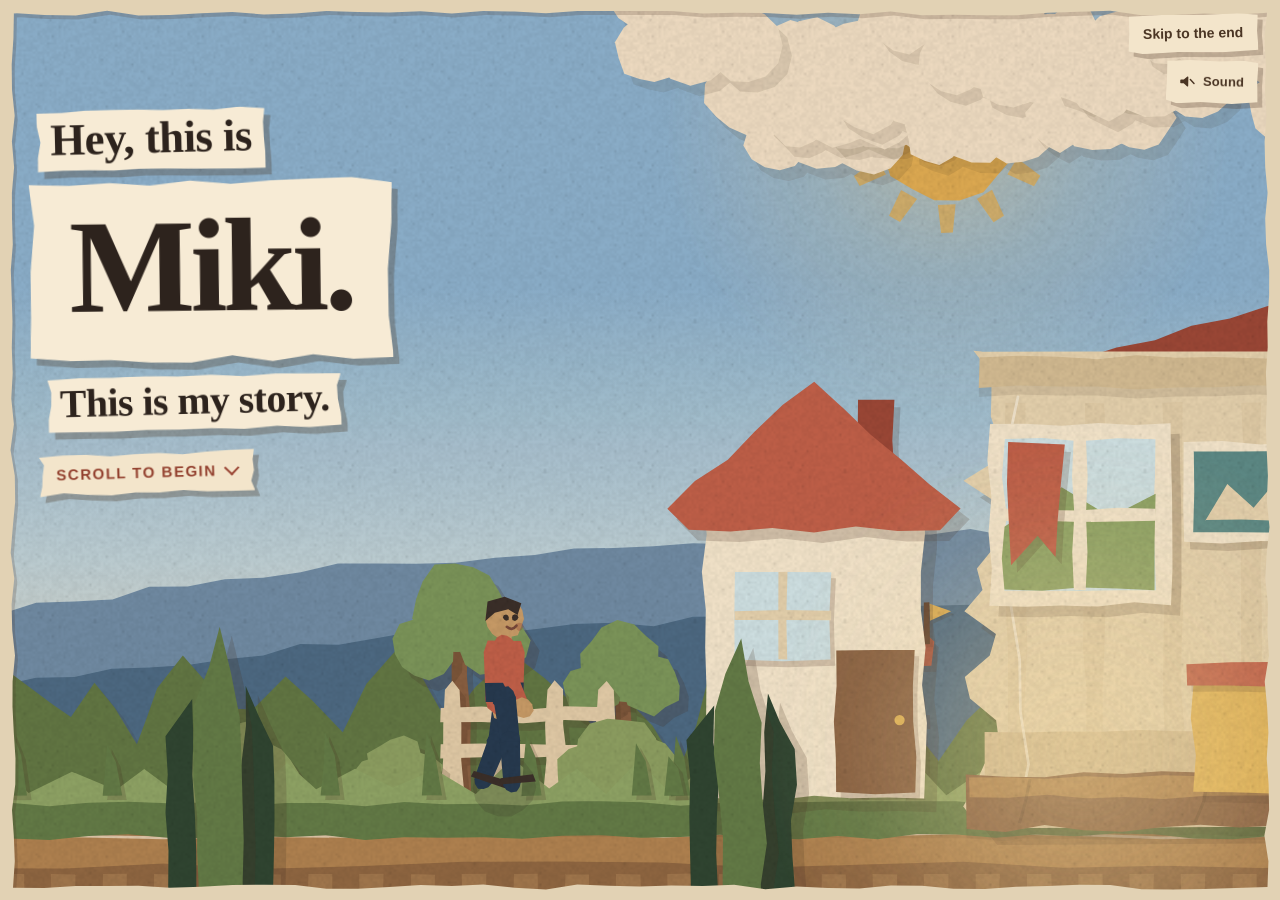
<file: v2/a/index.html>
<!doctype html>
<html lang="en">
<head>
<meta charset="utf-8">
<meta name="viewport" content="width=device-width, initial-scale=1, viewport-fit=cover">
<meta name="color-scheme" content="light">
<title>Miki Ovshievich</title>
<style>
/* ---------------------------------------------------------------
   THE JOURNEY, paper cutout.
   Every scene element is a flat paper shape with a hand cut edge.
   Depth = layered sheets, each casting a solid OFFSET shadow.
   No filter: blur anywhere. Softness lives in gradients only.

   TYPE DECISION
   display: a warm old style serif, set heavy and tight, letters
            blocked onto torn paper strips. This is the "cut from a
            magazine" voice and it carries every headline.
   body:    the system sans, at 18px and up, on wider torn strips.
   chips:   the same sans, small caps, on a small paper tag.
   The two voices never swap jobs.
   --------------------------------------------------------------- */

:root{
  --display:"Iowan Old Style","Palatino Linotype","Book Antiqua",Palatino,Georgia,"Times New Roman",serif;
  --body:ui-sans-serif,-apple-system,BlinkMacSystemFont,"Segoe UI",Roboto,Helvetica,Arial,sans-serif;
  /* season drift: painters read these, the engine blends them */
  --leaf:#7d9a5c; --gr2:#8ea364; --gr3:#637a46;
}
*,*::before,*::after{box-sizing:border-box}
html,body{margin:0;padding:0}
html{height:100%;overflow:hidden;background:#e2d2b4}
body{
  height:100%;
  overflow:hidden;
  background:#e2d2b4;
  color:#3a2e28;
  font:400 16px/1.45 var(--body);
  -webkit-font-smoothing:antialiased;
}
/* The story scrolls INSIDE one container, so the document itself never
   moves. The set is a sticky pane at the top of that container. This is
   what makes a ?p= deep link exact: the engine reads scrollTop, sets
   scrollTop, and the picture is always painted at the page origin. */
.scroll{position:fixed;inset:0;z-index:1;overflow-y:auto;overflow-x:hidden;
  overscroll-behavior:contain;background:#e2d2b4;-webkit-overflow-scrolling:touch}
.scroll:focus{outline:none}
.scroll:focus-visible{outline:3px solid #2a3f57;outline-offset:-3px}
.sticky{position:sticky;top:0;height:100vh;height:100svh;overflow:hidden;background:#e2d2b4}
.spacer{width:1px;pointer-events:none}
.backdrop{position:absolute;inset:0;background:#e2d2b4;z-index:0}

/* ---------- paper swatches, one place, used by every SVG piece ---------- */
.f-cream {fill:#f3e5cb} .f-cream2{fill:#e5d2ae} .f-cream3{fill:#d3bb92}
.f-kraft {fill:#c89b66} .f-kraft2{fill:#b0824f} .f-kraft3{fill:#8f6641}
.f-brown {fill:#8a6142} .f-brown2{fill:#65442d} .f-ink  {fill:#3a2e28}
.f-red   {fill:#c05f48} .f-red2  {fill:#9b4736}
.f-blue  {fill:#7290ab} .f-blue2 {fill:#4d6c88} .f-blue3{fill:#37536d} .f-blue4{fill:#26394f}
.f-green {fill:#8ea364} .f-green2{fill:var(--gr2)} .f-green3{fill:var(--gr3)} .f-green4{fill:#2f4530}
.f-gold  {fill:#e0b256} .f-plum  {fill:#7c5f80} .f-teal {fill:#5d8a86}
.f-leaf  {fill:var(--leaf)}
.f-glass {fill:#cfe1e4} .f-screen{fill:#dfe9cf}
.f-slate {fill:#5b5f6b} .f-snow{fill:#eef1f2}

/* the offset paper shadow: solid, translated, never blurred */
.psh{fill:#4a3524;opacity:.2}
.psh-l{fill:#4a3524;opacity:.115}
/* the pale core a torn paper edge shows */
.core{fill:none;stroke:#fdf6e6;stroke-width:1.8;stroke-linecap:round;opacity:.6}

/* in world signage: the same two voices as the UI text */
.sgn{font-family:var(--display);font-weight:800;letter-spacing:-.012em}
.sgb{font-family:var(--body);font-weight:600;letter-spacing:.01em}

/* ---------- the stage that holds the whole diorama ----------
   The set is built at a fixed size, so past about 1920px the stage stops
   growing and stands centred on the paper backdrop, the same way the tall
   phone letterband works. Stretching it instead would push the camera
   past the opening scene before the reader had read a word. */
.stage{position:absolute;left:0;right:0;top:0;bottom:0;isolation:isolate;background:#b48557;overflow:hidden;z-index:1}
.diorama{position:absolute;inset:0;isolation:isolate}
.skyfill{position:absolute;inset:0;background:linear-gradient(180deg,
  var(--sky-a,#8fb6cf) 0%, var(--sky-a,#8fb6cf) 32%,
  var(--sky-b,#bcd6dd) 62%, var(--sky-c,#f0dcb8) 100%)}

/* deliberately NOT isolated: the back tint that lives inside it has to
   blend against the sky wash painted behind the world, or a multiply
   over transparent paper would come out as a flat slab of colour */
.world{position:absolute;inset:0}
.layer{position:absolute;inset:0;transform:translate3d(0,0,0)}
/* every sheet is scenery. A painted sheet is wider than the paper on it,
   so without this the topmost layer would sit over every pinned artifact
   and swallow the click that belongs to the link underneath. */
.sheetsvg{position:absolute;overflow:visible;pointer-events:none}
.scenegrp.off{display:none}
/* a far band belongs to its own stretch of world. When the camera leaves
   that stretch the band is faded out like a stagehand pulling a flat,
   instead of trailing behind the traveller for the rest of the story. */
.scenegrp.dim{opacity:0}
.world.tr .scenegrp{transition:opacity .34s linear}
html.rm .world.tr .scenegrp{transition:none}

/* light: warm lamp pools, radial gradients, each under a literal lamp */
.glows{position:absolute;inset:0;pointer-events:none}
.glow{position:absolute;border-radius:50%;pointer-events:none}
.g-night{opacity:calc(var(--night,0) * var(--str,.8))}
.g-day{opacity:calc((1 - var(--night,0)) * var(--str,.8))}
.g-any{opacity:var(--str,.8)}

/* Night is TWO sheets, not one.

   A single tint over the whole diorama made dusk read as dusk, but it
   also put the man, his desk, his screen and every pinned clipping
   under the same blue as the hills three miles behind them. Paper does
   not work that way: at night the far country goes flat and cold while
   the thing under the lamp, in your hands, stays its own colour.

   So the deep tint (.tint-b) is mounted INSIDE the world, under the
   ground layer, and it darkens sky bands, far bands, mid and near only.
   The light tint (.tint) still covers everything -- but it is now weak,
   just enough to keep hero, ground, artifacts and foreground of a piece
   with the hour without draining them. The two multiply together over
   the background, which is why the far distance ends up exactly where
   it always was, and the key art ends up bright.

   The pair is chosen so that TINT_B x TINT / 255 == the single tint this
   set was lit by before. Change one and you must change the other. */
.tint{position:absolute;inset:0;mix-blend-mode:multiply;background:#fff;pointer-events:none}
.tint-b{position:absolute;inset:0;mix-blend-mode:multiply;background:#fff;pointer-events:none}

.sky-lights{position:absolute;inset:0;pointer-events:none}
.celestwrap{position:absolute;inset:0}
.celest{position:absolute;width:0;height:0}
#sunBox{left:74%;top:12%}
/* the disc is repainted as the light drops, so a low sun stays warm
   under the dusk tint instead of going grey in the corner */
#sun path{fill:var(--sunfill,#e2b355)}
#moonBox{left:19%;top:14%}
.celest svg,.celest .halo{position:absolute;overflow:visible}
.halo{border-radius:50%}
.stars{position:absolute;inset:0;opacity:var(--star-op,0)}

/* paper grain, one generated tile */
.grain{position:absolute;inset:0;mix-blend-mode:multiply;opacity:.4;
  background-image:var(--grain);background-size:150px 150px;pointer-events:none}

/* the proscenium: one cut paper sheet framing the set */
.frame{position:absolute;inset:0;pointer-events:none;overflow:visible}
.frame path{fill:#e2d2b4}
.frame .fsh{fill:#4a3524;opacity:.2}

/* ---------- hero puppet ----------
   Every joint group rotates around a pivot that sits INSIDE its own
   paper, and a joint disc is centred on that exact pivot, so no angle
   can pull a limb off the body. Arms and head ride inside the torso
   group; legs pivot on the same point the torso does. */
.heroWrap{position:absolute;left:0;top:0;width:0;height:0;overflow:visible;pointer-events:none}
.hero{position:absolute;overflow:visible;left:0;top:0}
.hero g{transform-box:view-box}
/* the picture house name, slid back along its own canopy when the stage
   is the narrow band a phone gets. The units are world units, because a
   transform on a node inside the sheet svg is read in the user space of
   that svg and every sheet is cut in world units. */
.lb .mqt{transform-box:view-box;transform:translateX(-215px)}
.hero .rig  {transform:translate(0,var(--by,0px)) rotate(var(--rr,0deg))}
.hero .torso{transform:rotate(var(--ta,0deg))}
.hero .head {transform:rotate(var(--ha,0deg))}
.hero .armB {transform:rotate(var(--a2,0deg))}
.hero .armF {transform:rotate(var(--a1,0deg))}
.hero .legB {transform:rotate(var(--l2,0deg))}
.hero .legF {transform:rotate(var(--l1,0deg))}
.hero .shB  {transform:rotate(var(--s2,0deg))}
.hero .shF  {transform:rotate(var(--s1,0deg))}
.hero .fArmB{transform:rotate(var(--e2,0deg))}
.hero .fArmF{transform:rotate(var(--e1,0deg))}
.hero{display:none;width:100%;height:100%}
.hero.on{display:block}
.hero.enter{animation:puppetIn .5s cubic-bezier(.22,1.1,.36,1) both}
.hero.leave{animation:puppetOut .3s cubic-bezier(.4,0,.9,.4) both}
@keyframes puppetIn{
  0%{opacity:0;translate:0 -46px;rotate:-7deg}
  58%{opacity:1;translate:0 4px;rotate:2.5deg}
  100%{opacity:1;translate:0 0;rotate:0deg}
}
@keyframes puppetOut{
  0%{opacity:1;translate:0 0;rotate:0deg}
  100%{opacity:0;translate:0 30px;rotate:6deg}
}

/* ---------- ambient: ONE narrative cycle per scene ----------
   Nothing here is infinite. A cycle starts when its scene group goes
   live and it ends. Leaving and re-entering the scene plays it again,
   which is exactly one beat of stop motion per visit. */
.scenegrp.live .a-cloud {animation:railA 13s cubic-bezier(.33,0,.25,1) both}
.scenegrp.live .a-cloud2{animation:railB 17s cubic-bezier(.33,0,.25,1) both}
@keyframes railA{from{transform:translate(0,0) rotate(0deg)}to{transform:translate(52px,-7px) rotate(1.2deg)}}
@keyframes railB{from{transform:translate(0,0) rotate(.6deg)}to{transform:translate(-44px,6px) rotate(-.9deg)}}
/* the beige CRT wakes up once, then holds its steady glow */
.scenegrp.live .a-wake{animation:wake 2.6s steps(1,end) both}
@keyframes wake{0%{fill:#cfd6c4}22%{fill:#f2f4de}34%{fill:#d8ddc8}46%,100%{fill:#e7edd6}}
/* the modem handshakes once, then the line is up */
.scenegrp.live .a-led{animation:led 3.4s steps(1,end) both}
@keyframes led{0%{fill:#8d6a4e}18%{fill:#e2b256}30%{fill:#8d6a4e}42%{fill:#e2b256}54%{fill:#8d6a4e}66%,100%{fill:#c05f48}}
.scenegrp.live .a-crt{animation:crt 2.4s steps(1,end) both}
@keyframes crt{0%{fill:#b9c4a6}26%{fill:#eef3d8}44%,100%{fill:#dfe9cf}}
/* one wave set rocks in and settles */
.scenegrp.live .a-wave1{animation:waveA 11s cubic-bezier(.4,0,.3,1) both}
.scenegrp.live .a-wave2{animation:waveB 14s cubic-bezier(.4,0,.3,1) both}
@keyframes waveA{from{transform:translate(0,0)}to{transform:translate(26px,-3px)}}
@keyframes waveB{from{transform:translate(0,0)}to{transform:translate(-22px,3px)}}
/* the game cards: cut-paper homages that rise past the boy at the
   screen, one after another, and are gone. Three passes, then still --
   nothing on this street loops for ever. */
/* The step is a sixth of the cycle, so the two cards that share a column
   sit exactly half a cycle apart, and the visible window is cut to 44%
   of the cycle. Two cards in one column can therefore never be on the
   paper at the same instant, in any pass, and the column is only ever
   empty for a third of a second. */
.scenegrp.live .a-card{animation:cardPop 5.4s cubic-bezier(.34,0,.3,1) 3 both}
.scenegrp.live .a-card.d1{animation-delay:.9s}
.scenegrp.live .a-card.d2{animation-delay:1.8s}
.scenegrp.live .a-card.d3{animation-delay:2.7s}
.scenegrp.live .a-card.d4{animation-delay:3.6s}
.scenegrp.live .a-card.d5{animation-delay:4.5s}
/* translate only. A css rotate or scale on a plain svg group turns about
   the origin of the whole sheet, not the middle of the card, so the tilt
   is cut into the paper by the painter instead. */
@keyframes cardPop{
  0%  {opacity:0;transform:translate(0,30px)}
  4%  {opacity:0;transform:translate(0,26px)}
  11% {opacity:1;transform:translate(0,16px)}
  38% {opacity:1;transform:translate(0,-16px)}
  48% {opacity:0;transform:translate(0,-28px)}
  100%{opacity:0;transform:translate(0,-28px)}}
/* the tablet in the winter room lights up once */
.scenegrp.live .a-spark{animation:sparkUp 3.2s steps(1,end) both}
@keyframes sparkUp{0%{opacity:0}30%{opacity:.5}52%{opacity:1}100%{opacity:1}}
/* the elevated train pulls through once */
.scenegrp.live .a-train{animation:trainGo 9s cubic-bezier(.35,0,.3,1) both}
@keyframes trainGo{from{transform:translate(-190px,0)}to{transform:translate(210px,0)}}
/* stars: one shared shimmer pass, then steady */
.stars.live .a-tw{animation:tw 5.2s steps(1,end) both}
@keyframes tw{0%{opacity:.45}34%{opacity:1}52%{opacity:.6}70%,100%{opacity:1}}

/* ---------- UI: crisp, never pixelated, always above the tint ---------- */
.ui{position:absolute;inset:0;pointer-events:none;z-index:5;overflow:hidden}
.ui a,.ui button{pointer-events:auto}

.skip{
  position:absolute;top:max(14px,env(safe-area-inset-top));right:max(22px,env(safe-area-inset-right));
  z-index:9;pointer-events:auto;
  display:inline-block;padding:9px 15px 10px;
  font-family:var(--body);font-size:14px;font-weight:650;text-decoration:none;color:#4a3524;
  background:#f3e5cb;rotate:-1.1deg;
  clip-path:polygon(1% 4%,26% 1%,58% 3%,84% 0%,100% 5%,99% 46%,100% 94%,72% 99%,38% 96%,12% 100%,0% 92%,1% 48%);
}
.skipsh{
  position:absolute;top:max(14px,env(safe-area-inset-top));right:max(22px,env(safe-area-inset-right));
  z-index:8;pointer-events:none;background:#4a3524;opacity:.26;rotate:-1.1deg;
  translate:5px 5px;padding:9px 15px 10px;font-family:var(--body);font-size:14px;font-weight:650;color:transparent;
  clip-path:polygon(1% 4%,26% 1%,58% 3%,84% 0%,100% 5%,99% 46%,100% 94%,72% 99%,38% 96%,12% 100%,0% 92%,1% 48%);
}
.skip:hover{background:#fbf1dc}
.skip:focus-visible,.plain:focus-visible,.sr a:focus,.ui a:focus-visible{outline:3px solid #2a3f57;outline-offset:3px}

/* =====================================================================
   THE SOUND TAG
   A second paper chip, cut from the same sheet as the skip tag and hung
   just under it. It is off when the page opens and it remembers nothing:
   the room is silent until somebody asks for it, every time.
   ===================================================================== */
.snd{
  position:absolute;top:calc(max(14px,env(safe-area-inset-top)) + 46px);
  right:max(22px,env(safe-area-inset-right));
  z-index:9;pointer-events:auto;
  display:inline-flex;align-items:center;gap:7px;min-height:44px;
  padding:9px 14px 10px 12px;
  font-family:var(--body);font-size:13px;font-weight:650;letter-spacing:.01em;
  color:#4a3524;background:none;border:0;cursor:pointer;rotate:1.2deg;
  -webkit-appearance:none;appearance:none;-webkit-tap-highlight-color:transparent;
}
.snd-sh,.snd-fc{position:absolute;inset:0;
  clip-path:polygon(1% 4%,26% 1%,58% 3%,84% 0%,100% 5%,99% 46%,100% 94%,72% 99%,38% 96%,12% 100%,0% 92%,1% 48%)}
.snd-sh{background:#4a3524;opacity:.26;translate:5px 5px}
.snd-fc{background:#f3e5cb}
.snd:hover .snd-fc{background:#fbf1dc}
.snd:focus-visible{outline:3px solid #2a3f57;outline-offset:3px}
.snd-ic{position:relative;width:18px;height:18px;flex:none;overflow:visible}
.snd-lb{position:relative}
.snd-cone{fill:currentColor}
.snd-w,.snd-cut{fill:none;stroke:currentColor;stroke-width:1.9;stroke-linecap:round}
.snd-w{opacity:0}
/* on: the cut closes up and the two arcs are let out */
.snd[aria-pressed="true"]{color:#93412f}
.snd[aria-pressed="true"] .snd-cut{opacity:0}
.snd[aria-pressed="true"] .snd-w{opacity:1}
/* the label is a luxury on a phone; the cut speaker says it all */
@media (max-width:560px){ .snd{padding:12px;gap:0} .snd-lb{display:none} }
/* nowhere to send the sound: take the tag away rather than hang a
   button that cannot do anything */
.snd.off{display:none}

.plain{
  position:absolute;top:max(14px,env(safe-area-inset-top));left:max(14px,env(safe-area-inset-left));
  z-index:9;pointer-events:auto;display:none;
  padding:9px 15px 10px;font-family:var(--body);font-size:14px;font-weight:650;color:#4a3524;text-decoration:none;
  background:#f3e5cb;rotate:.9deg;
  clip-path:polygon(1% 4%,26% 1%,58% 3%,84% 0%,100% 5%,99% 46%,100% 94%,72% 99%,38% 96%,12% 100%,0% 92%,1% 48%);
}
html.rm .plain{display:inline-block}

/* =====================================================================
   INTEGRAL TEXT
   A caption is not a card. It is a stack of torn paper strips blocked
   into the negative space of its own scene: a paper tag for the year,
   display letters cut onto one strip per line, and a wider strip for
   the body. Each strip carries its own solid offset cut shadow.
   ===================================================================== */
.capw{position:absolute;left:0;top:0;width:max-content;max-width:var(--mw,600px);
  opacity:0;visibility:hidden;translate:0 15px;rotate:var(--tilt,-1deg);
  transition:opacity .42s ease,translate .5s cubic-bezier(.2,.7,.3,1),visibility 0s linear .5s}
.capw.on{opacity:1;visibility:visible;translate:0 0;transition-delay:0s,0s,0s}

.strip{position:relative;display:block;width:max-content;max-width:100%;rotate:var(--rot,0deg)}
.strip .sh{position:absolute;inset:0;background:#4a3524;opacity:.3;translate:6px 7px;clip-path:var(--tear)}
.strip .fc{position:relative;display:block;background:#f7ebd5;color:#2d231d;clip-path:var(--tear)}

/* The three sizes below are cut against the height of the window and not
   its width alone. The scene is drawn from the ground line up, and that
   line stands at 962 on a 1080-tall screen and at 696 on an 800-tall one:
   266px of sky and wall leave the frame while a width-only clamp keeps the
   words the same size, so the art climbs into the paper. The vh term holds
   the block to the same share of the picture at every height, and each one
   is set so that a 1080-tall screen still lands on the old maximum and
   nothing there moves. The lower bound is untouched: the phone band is
   narrow, not short, so it stays on the vw term. */

/* year / place plaque: a painted board nailed into the scene, cut and
   lettered like the shop signs, never a small interface tag. Two cream
   nail heads and a keyline are painted inside the torn silhouette. */
.cp{margin:0 0 13px 4px}
.cp .fc{font-family:var(--display);font-size:clamp(22px,min(2.35vw,3vh),32px);font-weight:800;
  letter-spacing:.055em;text-transform:uppercase;padding:9px 26px 12px;color:#fdf5e6;
  background:
    radial-gradient(circle at 13px 52%, #f0dcb8 0 2.4px, rgba(0,0,0,0) 2.7px),
    radial-gradient(circle at calc(100% - 13px) 52%, #f0dcb8 0 2.4px, rgba(0,0,0,0) 2.7px),
    #93412f;
  box-shadow:inset 0 0 0 3px #93412f, inset 0 0 0 5px #f0dcb8}
.cp .sh{opacity:.36}

/* display headline: one strip per line, hand placed.
   The size is a variable with the house clamp as its default, so a
   caption that has to hold a long sentence on ONE line can be cut
   smaller by hand without touching any other headline in the story. */
.hl{margin:0 0 7px}
.hl .fc{font-family:var(--display);font-weight:800;
  font-size:var(--hl-fs, clamp(30px,min(4.5vw,5.6vh),60px));line-height:1.02;letter-spacing:-.022em;
  padding:.2em .34em .26em;max-width:calc(100vw - 28px)}
.capw.big .hl .fc{font-size:var(--hl-fs, clamp(34px,6.4vw,86px))}
/* a headline set as one unbreakable line: it shrinks, it never wraps */
.hl.one .fc{white-space:nowrap}

/* the signature: a small scrap, hand-set, torn off the closing line */
.sig{margin:10px 0 0 26px}
.sig .fc{font-family:var(--display);font-weight:800;font-style:italic;
  font-size:clamp(21px,min(2.1vw,2.7vh),30px);letter-spacing:.01em;
  padding:.24em .6em .3em;color:#4a3524;background:#f3e5cb}
.capw.dark .sig .fc{background:#2b2839;color:#f4e8d0}

/* body: a wider strip, ruled like a note pad */
.bd{margin:12px 0 0 8px;width:var(--bw,520px);max-width:calc(100vw - 28px)}
.bd .fc{font-family:var(--body);font-size:clamp(18px,min(1.6vw,2.05vh),22px);line-height:1.5;
  font-weight:450;letter-spacing:-.004em;padding:17px 23px 20px;
  background:repeating-linear-gradient(180deg,rgba(70,105,140,0) 0 32px,rgba(70,105,140,.1) 32px 33px),#f7ebd5}
.bd .fc p{margin:0}
.bd .fc p + p{margin-top:.6em}

/* contact tags on the last strip */
.lnks{margin:16px 0 0 6px;display:flex;flex-wrap:wrap;gap:10px;max-width:calc(100vw - 28px)}
.lnk{position:relative;display:inline-block;rotate:var(--rot,0deg)}
.lnk .sh{position:absolute;inset:0;background:#4a3524;opacity:.3;translate:5px 6px;clip-path:var(--tear)}
.lnk a{position:relative;display:block;text-decoration:none;clip-path:var(--tear);
  font-family:var(--body);font-size:clamp(18px,1.3vw,20px);font-weight:650;
  padding:11px 18px 13px;background:#f3e5cb;color:#3a2e28}
.lnk a:hover{background:#fdf5e2}

/* night scenes flip the paper: dark stock, pale ink */
.capw.dark .strip .fc{background:#2b2839;color:#f4e8d0}
.capw.dark .bd .fc{background:repeating-linear-gradient(180deg,rgba(230,240,255,0) 0 32px,rgba(230,240,255,.09) 32px 33px),#2b2839}
.capw.dark .cp .fc{color:#2a2118;
  background:
    radial-gradient(circle at 13px 52%, #4a3524 0 2.4px, rgba(0,0,0,0) 2.7px),
    radial-gradient(circle at calc(100% - 13px) 52%, #4a3524 0 2.4px, rgba(0,0,0,0) 2.7px),
    #e0b256;
  box-shadow:inset 0 0 0 3px #e0b256, inset 0 0 0 5px #6b4a22}
.capw.dark .strip .sh{background:#120f1c;opacity:.42}

/* the title moment: same paper family, bigger scissors */
.titw .hl .fc{font-size:clamp(40px,8vw,104px);letter-spacing:-.035em;padding:.16em .3em .22em}
/* the opening is set like a title card: a small line in, the name cut
   large, then the promise. Three sizes, one block, no scroll needed. */
.titw .hl.t1 .fc{font-size:clamp(24px,3.5vw,45px);letter-spacing:-.012em}
.titw .hl.t2 .fc{font-size:clamp(56px,10.4vw,134px)}
.titw .hl.t3 .fc{font-size:clamp(23px,3.1vw,41px);letter-spacing:-.012em}
.titw .hl.t1{margin-left:10px}
.titw .hl.t3{margin:11px 0 0 16px}
.hint{margin:20px 0 0 6px;position:relative;display:inline-block;rotate:-.6deg}
.hint .sh{position:absolute;inset:0;background:#4a3524;opacity:.3;translate:5px 6px;clip-path:var(--tear)}
.hint .fc{position:relative;display:flex;align-items:center;gap:10px;clip-path:var(--tear);
  font-family:var(--body);font-size:15px;font-weight:750;letter-spacing:.1em;text-transform:uppercase;
  padding:10px 17px 11px;background:#f3e5cb;color:#93412f}
.arrow{display:inline-block;width:11px;height:11px;border-right:2.6px solid #9b4736;border-bottom:2.6px solid #9b4736;
  rotate:45deg;translate:0 -2px}
/* three nudges and it stops. Nothing on this page loops for ever. */
.capw.on .arrow{animation:nudge 2.1s ease-in-out 3 both}
@keyframes nudge{0%,100%{translate:0 -2px}50%{translate:3px 1px}}

/* =====================================================================
   ARTIFACTS
   Real screens and real clippings, pinned into the set as objects: a
   torn cream mount, two strips of paper tape, and a small cut tag that
   says the thing opens somewhere else. Every one is a link. They are
   placed low in the frame, under the height any caption ever reaches.
   ===================================================================== */
.arts{position:absolute;inset:0;transform:translate3d(0,0,0)}
/* the lit sheets hang in front of the dusk wash, so this layer covers
   the whole box. It must stay transparent to the mouse or it would
   take the clicks meant for the clippings behind it. */
.arts.lit{pointer-events:none}
.art{position:absolute;display:block;text-decoration:none;color:inherit;
  cursor:pointer;rotate:var(--tilt,0deg);pointer-events:auto;
  transition:translate .2s cubic-bezier(.2,.7,.3,1)}
.art-sh{position:absolute;inset:0;background:#4a3524;opacity:.28;translate:7px 8px;
  clip-path:var(--tear)}
.art-fc{position:absolute;inset:0;background:#f7ebd5;clip-path:var(--tear);
  padding:var(--pad,8px);overflow:hidden}
.art-fc img{display:block;width:100%;height:100%;object-fit:cover;object-position:50% 0}
.art:hover{translate:0 -5px}
.art-leg{position:absolute;left:50%;top:100%;width:11px;height:var(--leg,0px);
  margin-left:-5px;background:#7a5c3c;
  clip-path:polygon(6% 0,94% 2%,88% 100%,14% 98%)}
.art-leg::after{content:"";position:absolute;inset:0;background:#4a3524;opacity:.2;
  translate:5px 4px;clip-path:polygon(6% 0,94% 2%,88% 100%,14% 98%)}
.art:focus-visible{outline:3px solid #2a3f57;outline-offset:4px}
/* a sheet that belongs to a later beat. It is cut out of the picture
   until the reader reaches the words that earn it, then it is pinned up
   on the same fade the captions use, so the two arrive as one move */
.art.late{opacity:0;visibility:hidden;
  transition:translate .2s cubic-bezier(.2,.7,.3,1),opacity .42s ease,visibility 0s linear .42s}
.art.late.up{opacity:1;visibility:visible;transition-delay:0s,0s,0s}

/* paper tape, torn at both ends */
.art-tape{position:absolute;width:30%;min-width:36px;height:16px;background:#efe3c6;opacity:.88}
.art-tape.t1{left:-6%;top:-8px;rotate:-8deg;clip-path:polygon(0% 14%,100% 0%,100% 86%,0% 100%)}
.art-tape.t2{right:-6%;bottom:-8px;rotate:-7deg;clip-path:polygon(0% 0%,100% 15%,100% 100%,0% 85%)}

/* the small cut tag: the words, then a drawn arrow, no glyph font */
.art-open{position:absolute;right:-7px;bottom:-14px;display:flex;align-items:center;gap:6px;
  padding:4px 10px 5px;background:#93412f;color:#fdf5e6;clip-path:var(--tear2);
  font-family:var(--body);font-size:var(--os,11px);font-weight:800;letter-spacing:.11em;
  text-transform:uppercase;white-space:nowrap}
.oa{display:inline-block;width:7px;height:7px;translate:0 1px;rotate:45deg;
  border-top:2.2px solid #fdf5e6;border-right:2.2px solid #fdf5e6}

/* a news clipping is typography, not a screenshot: masthead, rule, headline */
.art.clip .art-fc{background:#efe6d2;display:flex;flex-direction:column;
  padding:var(--pad,10px) calc(var(--pad,10px) + 2px)}
.cl-m{font-family:var(--body);font-size:var(--ms,11px);font-weight:800;letter-spacing:.15em;
  text-transform:uppercase;color:#93412f;border-bottom:2px solid #4a3524;
  padding-bottom:5px;margin-bottom:7px;white-space:nowrap;overflow:hidden}
.cl-h{font-family:var(--display);font-size:var(--fs,17px);line-height:1.13;font-weight:800;
  letter-spacing:-.016em;color:#241d19}

/* a prop is a drawn cutout, not a link: nothing to open, nothing to hover */
.art.prop{cursor:default;pointer-events:none}
.art.prop:hover{translate:0 0}
.art.prop .art-fc{padding:0;background:#f4e8d0}
.art.prop .art-fc svg{display:block;width:100%;height:100%}

/* a hero shot is the product itself, so it is never cropped: the whole
   frame is shown, on a paper mat cut to the same aspect */
.art.shot .art-fc{background:#e7d9ba;padding:var(--pad,9px)}
.art.shot .art-fc img{object-fit:contain;object-position:50% 50%}

/* the trailer: the film's own still behind a cut play tab. The window is
   cut to the still's own 16:9, so the picture is shown whole and at full
   strength, the way any player shows it before the press. The frame is
   only ever built on a click, so no player loads until the reader asks. */
.art.video .art-fc{padding:0;background:#171326}
.art.video .art-fc img{object-fit:cover;object-position:50% 50%}
.art.video iframe{display:block;width:100%;height:100%;border:0}
.art-play{position:absolute;left:50%;top:50%;translate:-50% -50%;
  display:flex;align-items:center;justify-content:center;
  width:26%;min-width:64px;aspect-ratio:1.42;background:#f3e5cb;clip-path:var(--tear2)}
.art-play i{width:0;height:0;translate:12% 0;
  border-left:1.6em solid #93412f;border-top:1.05em solid transparent;
  border-bottom:1.05em solid transparent;font-size:min(2.2vw,15px)}
.art.video:hover .art-play{background:#fdf5e6}

/* screen reader story: the whole arc, independent of scroll */
.sr{position:absolute;width:1px;height:1px;overflow:hidden;clip-path:inset(50%)}
.sr a:focus{position:fixed;left:12px;top:64px;width:auto;height:auto;clip-path:none;
  padding:9px 13px;background:#f3e5cb;z-index:20}

.nojs{position:fixed;z-index:40;;left:0;right:0;top:0;padding:14px 18px;background:#f3e5cb;color:#3a2e28;
  font-size:16px;z-index:30;text-align:center}
#metrics{display:none}

/* ---------- reduced motion: no lerp, no gait, no ambient ---------- */
@media (prefers-reduced-motion:reduce){
  .stage *,.ui *{animation:none !important;transition:none !important}
  .capw{opacity:1;visibility:visible;translate:0 0}
  .arrow{animation:none}
}
/* the first painted frame never dissolves: on load, and on a deep link,
   the picture and the opening words are simply there */
html.boot .capw,html.boot .strip,html.boot .scenegrp{transition:none !important}
html.boot .capw.on .arrow{animation:none}
html.rm .stage *,html.rm .ui *{animation:none !important;transition:none !important}
html.rm .capw{transition:none}

/* how far along the walk is: a hairline of brick red laid on the top
   edge of the paper. It says nothing until the title is left behind,
   and it never asks to be touched. */
.prog{
  position:absolute;z-index:34;top:0;left:0;height:5px;width:0%;
  background:rgba(155,71,54,.65);
  opacity:0;transition:opacity .6s ease;
  pointer-events:none;
}
.prog.on{opacity:1}

@media (max-width:700px){
  .capw{--mw:calc(100vw - 22px)}
  .bd{margin-left:4px}
  .bd .fc{padding:15px 18px 17px}
  .hl .fc{padding:.2em .3em .26em}
  .skip,.skipsh,.plain{font-size:13px;padding:8px 13px 9px}
}
</style>
</head>
<body>

<div class="scroll" id="scroll" tabindex="0">
<div class="sticky">

  <div class="backdrop" aria-hidden="true"><div class="grain" id="grainB"></div></div>

  <div class="prog" id="progBar" aria-hidden="true"></div>

  <span class="skipsh" aria-hidden="true">Skip to the end</span>
  <a class="skip" href="../../">Skip to the end</a>
  <a class="plain" href="../../">Prefer the plain page?</a>

  <button class="snd" id="sndTag" type="button" aria-pressed="false" aria-label="Ambient sound">
    <span class="snd-sh" aria-hidden="true"></span>
    <span class="snd-fc" aria-hidden="true"></span>
    <svg class="snd-ic" viewBox="0 0 24 24" aria-hidden="true" focusable="false">
      <path class="snd-cone" d="M4 9.5h3.6L12.4 5.4c.5-.4 1.3-.1 1.3.6v12c0 .7-.8 1-1.3.6L7.6 14.5H4c-.6 0-1-.4-1-1v-3c0-.6.4-1 1-1z"/>
      <path class="snd-w" d="M16.6 9.2c1.1 1.5 1.1 4.1 0 5.6"/>
      <path class="snd-w" d="M19.1 6.9c2.2 2.8 2.2 7.4 0 10.2"/>
      <path class="snd-cut" d="M16.4 9.4 L21.4 14.6"/>
    </svg>
    <span class="snd-lb">Sound</span>
  </button>

  <div class="stage" id="stage" aria-hidden="true">
    <div class="diorama">
      <div class="skyfill" id="skyfill"></div>
      <!-- sun, moon and stars are pinned to the back of the box, behind
           every sheet of paper, so a roofline or a shop sign passes in
           FRONT of them the way it would in a real cut paper set. -->
      <div class="sky-lights" id="skyLights">
        <div class="stars" id="starHost"></div>
        <div class="celestwrap" id="celestWrap">
          <div class="celest" id="sunBox"></div>
          <div class="celest" id="moonBox"></div>
        </div>
      </div>
      <div class="world" id="world"></div>
      <div class="tint" id="tint"></div>
      <div class="glows layer" id="glowLayer"></div>
    </div>
    <div class="grain" id="grain"></div>
    <svg class="frame" id="frame" aria-hidden="true"></svg>
  </div>

  <div class="ui" id="ui" aria-hidden="true"></div>

</div>
<div class="spacer" id="spacer"></div>
</div>

<main class="sr" id="srStory"></main>
<pre id="metrics" aria-hidden="true"></pre>

<noscript>
  <p class="nojs">This story needs JavaScript. <a href="../../">Read the plain version</a>.</p>
</noscript>

<script>
(function(){
"use strict";

/* =================================================================
   0. PAPER TOOLKIT
   Deterministic hand cut edges: polygon vertices jittered along the
   edge normal, seeded, so every reload cuts the paper the same way.
   ================================================================= */

var TAU = Math.PI * 2;
function rng(seed){ var a = seed >>> 0; return function(){
  a = a + 0x6D2B79F5 | 0;
  var t = Math.imul(a ^ a >>> 15, 1 | a);
  t = t + Math.imul(t ^ t >>> 7, 61 | t) ^ t;
  return ((t ^ t >>> 14) >>> 0) / 4294967296;
};}
function f(n){ return Math.round(n * 10) / 10; }
function lerp(a,b,t){ return a + (b - a) * t; }
function clamp(v,a,b){ return v < a ? a : v > b ? b : v; }
function smooth(a,b,v){ var t = clamp((v - a) / (b - a), 0, 1); return t * t * (3 - 2 * t); }

function cut(pts, amp, seed, maxSeg){
  var r = rng(seed), d = "", i, k;
  maxSeg = maxSeg || 30;
  for(i = 0; i < pts.length; i++){
    var a = pts[i], b = pts[(i + 1) % pts.length];
    var dx = b[0] - a[0], dy = b[1] - a[1], len = Math.hypot(dx, dy) || 1;
    var nx = -dy / len, ny = dx / len;
    var n = Math.max(1, Math.min(maxSeg, Math.round(len / 26)));
    if(i === 0) d += "M" + f(a[0]) + " " + f(a[1]);
    for(k = 1; k <= n; k++){
      var t = k / n;
      var j = (k === n) ? (r() - 0.5) * amp * 0.7 : (r() - 0.5) * 2 * amp;
      d += "L" + f(a[0] + dx * t + nx * j) + " " + f(a[1] + dy * t + ny * j);
    }
  }
  return d + "Z";
}
function rectPts(x,y,w,h){ return [[x,y],[x+w,y],[x+w,y+h],[x,y+h]]; }
function cutRect(x,y,w,h,amp,seed,maxSeg){ return cut(rectPts(x,y,w,h), amp, seed, maxSeg); }
function cutDisc(cx,cy,rad,amp,seed,n){
  var r = rng(seed), pts = [], i; n = n || 16;
  for(i = 0; i < n; i++){
    var a = i / n * TAU, rr = rad + (r() - 0.5) * 2 * amp;
    pts.push([cx + Math.cos(a) * rr, cy + Math.sin(a) * rr]);
  }
  return cut(pts, amp * 0.3, seed + 7, 1);
}
function cutLine(x1,y1,x2,y2,amp,seed,step){
  var r = rng(seed), dx = x2 - x1, dy = y2 - y1, len = Math.hypot(dx,dy) || 1;
  var nx = -dy/len, ny = dx/len, n = Math.max(2, Math.min(300, Math.round(len/(step||24))));
  var d = "M" + f(x1) + " " + f(y1), k;
  for(k = 1; k <= n; k++){
    var t = k/n, j = (r() - 0.5) * 2 * amp;
    d += "L" + f(x1 + dx*t + nx*j) + " " + f(y1 + dy*t + ny*j);
  }
  return d;
}
/* a stack of paths in one paper colour sharing ONE offset shadow */
function sheet(ds, cls, sx, sy, shCls){
  var s = "", i;
  if(sx || sy){
    var g = "";
    for(i = 0; i < ds.length; i++) g += '<path d="' + ds[i] + '"/>';
    s += '<g class="' + (shCls || "psh") + '" transform="translate(' + sx + ',' + sy + ')">' + g + "</g>";
  }
  for(i = 0; i < ds.length; i++) s += '<path class="' + cls + '" d="' + ds[i] + '"/>';
  return s;
}
function one(d, cls, sx, sy, shCls){ return sheet([d], cls, sx, sy, shCls); }

/* world signage. Two flat passes: a dark offset copy, then the face. */
function label(x, y, str, size, fam, fill, anchor){
  var c = 'text-anchor="' + (anchor || "middle") + '" font-size="' + size + '" class="' + (fam || "sgn") + '"';
  return '<text x="' + f(x + size * 0.05) + '" y="' + f(y + size * 0.07) + '" ' + c +
      ' fill="#3b2a1e" opacity=".33">' + str + "</text>" +
    '<text x="' + f(x) + '" y="' + f(y) + '" ' + c + ' fill="' + fill + '">' + str + "</text>";
}

/* torn edges for the HTML strips, as clip-path polygons */
function tearPoly(seed, ax, ay){
  var r = rng(seed), p = [], n, N = 9;
  for(n = 0; n <= N; n++) p.push([(n / N) * 100, r() * ay]);
  for(n = 1; n <= 3; n++) p.push([100 - r() * ax, (n / 4) * 100]);
  for(n = N; n >= 0; n--) p.push([(n / N) * 100, 100 - r() * ay]);
  for(n = 3; n >= 1; n--) p.push([r() * ax, (n / 4) * 100]);
  var s = [], i;
  for(i = 0; i < p.length; i++) s.push(f(p[i][0]) + "% " + f(p[i][1]) + "%");
  return "polygon(" + s.join(",") + ")";
}
var TEARS = [], ti;
for(ti = 0; ti < 8; ti++) TEARS.push(tearPoly(3100 + ti * 13, 1.5, 4.6));
var TEARS_S = [];
for(ti = 0; ti < 6; ti++) TEARS_S.push(tearPoly(3400 + ti * 17, 2.6, 9));

/* =================================================================
   PROPS
   Drawn paper keepsakes for the scenes that have no press. Each one
   is cut from the same palette as the world and is authored inside
   its own record sized viewBox, so the artifact chassis carries it
   with no extra rules. A prop says nothing the story has not said.
   ================================================================= */
var PROPS = {};

/* a six year old draws the machine that just arrived. Wax lines, no ruler */
PROPS.crayon = function(w, h){
  var o = "", st = function(d, col, sw){
    return '<path d="' + d + '" fill="none" stroke="' + col + '" stroke-width="' + f(sw) +
      '" stroke-linecap="round" stroke-linejoin="round" opacity=".9"/>';
  };
  /* sun, top right, with a fistful of rays */
  o += one(cutDisc(w * 0.85, h * 0.15, w * 0.075, 0.9, 4101, 13), "f-gold");
  var a, cx = w * 0.85, cy = h * 0.15, r0 = w * 0.105, r1 = w * 0.155;
  for(a = 0; a < 7; a++){
    var t = (a / 7) * Math.PI * 2 + 0.3;
    o += st("M" + f(cx + Math.cos(t) * r0) + " " + f(cy + Math.sin(t) * r0) +
      "L" + f(cx + Math.cos(t) * r1) + " " + f(cy + Math.sin(t) * r1), "#e0b256", w * 0.022);
  }
  /* the monitor, a happy box */
  o += st(cut(rectPts(w * 0.15, h * 0.22, w * 0.52, h * 0.38), 1.6, 4103, 9), "#4d6c88", w * 0.032);
  o += st(cut(rectPts(w * 0.22, h * 0.29, w * 0.38, h * 0.24), 1.1, 4105, 9), "#8ea364", w * 0.02);
  o += one(cutDisc(w * 0.31, h * 0.38, w * 0.022, 0.4, 4107, 9), "f-ink");
  o += one(cutDisc(w * 0.49, h * 0.38, w * 0.022, 0.4, 4109, 9), "f-ink");
  o += st("M" + f(w * 0.29) + " " + f(h * 0.45) + "Q" + f(w * 0.40) + " " + f(h * 0.53) +
    " " + f(w * 0.51) + " " + f(h * 0.45), "#c05f48", w * 0.026);
  /* stand and keyboard */
  o += st(cutLine(w * 0.41, h * 0.60, w * 0.41, h * 0.68, 0.7, 4111, 9), "#4d6c88", w * 0.028);
  o += st(cutLine(w * 0.30, h * 0.69, w * 0.52, h * 0.69, 0.7, 4113, 9), "#4d6c88", w * 0.028);
  o += st(cut(rectPts(w * 0.20, h * 0.75, w * 0.44, h * 0.10), 1.1, 4115, 9), "#4d6c88", w * 0.026);
  /* the floor of the room, and two scribbles that mean nothing at all */
  o += st(cutLine(w * 0.07, h * 0.92, w * 0.93, h * 0.92, 1.1, 4117, 14), "#8ea364", w * 0.026);
  o += st(cutLine(w * 0.72, h * 0.62, w * 0.86, h * 0.55, 1.4, 4119, 9), "#c05f48", w * 0.02);
  o += st(cutLine(w * 0.74, h * 0.72, w * 0.90, h * 0.70, 1.4, 4121, 9), "#7c5f80", w * 0.02);
  return o;
};

/* the bedroom wall poster of a teenage server that got to the top. the sheet
   is cream, not red, because this beat runs at night and a dark poster on a
   dark wall reads as a smudge. */
PROPS.gposter = function(w, h){
  var o = '<rect x="-2" y="-2" width="' + f(w + 4) + '" height="' + f(h + 4) + '" class="f-cream"/>';
  o += one(cutRect(0, 0, w, h * 0.19, 1.1, 4201), "f-red2");
  o += label(w / 2, h * 0.135, "ROLE PLAY SERVER", f(w * 0.078), "sgb", "#f3e5cb");
  o += label(w / 2, h * 0.605, "#1", f(w * 0.52), "sgn", "#9b4736");
  o += one(cutRect(w * 0.14, h * 0.675, w * 0.72, h * 0.016, 0.4, 4205), "f-kraft2");
  o += label(w / 2, h * 0.80, "IN THE", f(w * 0.145), "sgn", "#3a2e28");
  o += label(w / 2, h * 0.945, "WORLD", f(w * 0.145), "sgn", "#3a2e28");
  return o;
};

/* the stub from the one way flight, kept because it was the one way */
PROPS.boarding = function(w, h){
  var o = '<rect x="-2" y="-2" width="' + f(w + 4) + '" height="' + f(h + 4) + '" class="f-cream"/>';
  var tx = w * 0.70;
  o += one(cutRect(0, 0, w, h * 0.19, 1.1, 4301), "f-blue3");
  o += label(w * 0.055, h * 0.135, "BOARDING PASS", f(w * 0.042), "sgb", "#e9dcc0", "start");
  o += label(w * 0.055, h * 0.60, "TO THE US", f(w * 0.105), "sgn", "#2b2320", "start");
  o += one(cutRect(w * 0.055, h * 0.70, w * 0.40, h * 0.045, 0.4, 4303), "f-cream3");
  o += one(cutRect(w * 0.055, h * 0.80, w * 0.26, h * 0.045, 0.4, 4305), "f-cream3");
  /* the perforation, then the stub that never got torn off */
  var i, n = 8;
  for(i = 0; i < n; i++)
    o += one(cutRect(tx - w * 0.006, h * 0.26 + i * (h * 0.62 / n), w * 0.012, h * 0.036, 0.3, 4307 + i), "f-kraft2");
  var bw = [0.016, 0.03, 0.011, 0.036, 0.014, 0.026, 0.011, 0.03], bx = tx + w * 0.045;
  for(i = 0; i < bw.length; i++){
    o += one(cutRect(bx, h * 0.26, w * bw[i], h * 0.50, 0.3, 4321 + i), "f-ink");
    bx += w * (bw[i] + 0.014);
  }
  o += one(cutRect(tx + w * 0.045, h * 0.83, w * 0.20, h * 0.035, 0.3, 4341), "f-cream3");
  return o;
};

/* four frames from a booth, the way a couple keeps a first year */
PROPS.photostrip = function(w, h){
  var o = "", i, fx = w * 0.09, fw = w * 0.82, n = 3;
  var gap = h * 0.045, fh = (h - gap * (n + 1)) / n;
  for(i = 0; i < n; i++){
    var fy = gap + i * (fh + gap), lean = i === 1 ? w * 0.03 : 0;
    o += one(cutRect(fx, fy, fw, fh, 0.8, 4401 + i), "f-blue4");
    var pair = [
      {cx: fx + fw * 0.33 + lean, hair: "f-brown2", shirt: "f-red2"},
      {cx: fx + fw * 0.67 - lean, hair: "f-ink", shirt: "f-plum"}
    ], j;
    for(j = 0; j < 2; j++){
      var pc = pair[j].cx, hy = fy + fh * 0.46;
      o += one(cutRect(pc - fw * 0.19, fy + fh * 0.68, fw * 0.38, fh * 0.34, 0.7, 4411 + i * 4 + j), pair[j].shirt);
      o += one(cutDisc(pc, hy - fh * 0.05, fw * 0.155, 0.6, 4431 + i * 4 + j, 13), pair[j].hair);
      o += one(cutDisc(pc, hy + fh * 0.02, fw * 0.135, 0.6, 4451 + i * 4 + j, 13), "f-kraft");
    }
  }
  return o;
};

/* the placard that went up in the shop window at the end */
PROPS.sold = function(w, h){
  var o = '<rect x="-2" y="-2" width="' + f(w + 4) + '" height="' + f(h + 4) + '" class="f-cream"/>';
  o += one(cutDisc(w * 0.15, h * 0.11, w * 0.028, 0.4, 4501, 9), "f-brown2");
  o += one(cutDisc(w * 0.85, h * 0.11, w * 0.028, 0.4, 4503, 9), "f-brown2");
  o += one(cutRect(w * 0.06, h * 0.22, w * 0.88, h * 0.55, 1.2, 4505), "f-red2");
  o += label(w / 2, h * 0.635, "SOLD", f(w * 0.29), "sgn", "#f5eada");
  o += one(cutRect(w * 0.28, h * 0.855, w * 0.44, h * 0.05, 0.4, 4507), "f-kraft2");
  return o;
};

/* the badge from the lanyard, portrait and all */
PROPS.badge = function(w, h){
  var o = '<rect x="-2" y="-2" width="' + f(w + 4) + '" height="' + f(h + 4) + '" class="f-cream"/>';
  o += one(cutRect(w * 0.34, h * 0.05, w * 0.32, h * 0.05, 0.5, 4601), "f-slate");
  o += one(cutRect(w * 0.05, h * 0.14, w * 0.90, h * 0.12, 0.8, 4603), "f-blue4");
  o += one(cutRect(w * 0.20, h * 0.31, w * 0.60, h * 0.39, 0.8, 4605), "f-glass");
  o += one(cutRect(w * 0.30, h * 0.575, w * 0.40, h * 0.13, 0.6, 4607), "f-blue3");
  o += one(cutDisc(w / 2, h * 0.475, w * 0.145, 0.6, 4609, 13), "f-brown2");
  o += one(cutDisc(w / 2, h * 0.505, w * 0.125, 0.6, 4611, 13), "f-kraft");
  o += one(cutRect(w * 0.16, h * 0.76, w * 0.68, h * 0.05, 0.4, 4613), "f-cream3");
  o += one(cutRect(w * 0.16, h * 0.855, w * 0.46, h * 0.045, 0.4, 4615), "f-cream3");
  return o;
};

/* an order ticket off the rail, torn at the bottom the way they come */
PROPS.slip = function(w, h){
  var o = '<rect x="-2" y="-2" width="' + f(w + 4) + '" height="' + f(h + 4) + '" class="f-kraft2"/>';
  var i, teeth = 7, x0 = w * 0.92, x1 = w * 0.08, yA = h * 0.86, yB = h * 0.93;
  var pts = [[x1, h * 0.04], [x0, h * 0.04], [x0, yA]];
  for(i = 1; i <= teeth * 2; i++) pts.push([x0 - (x0 - x1) * (i / (teeth * 2)), i % 2 ? yB : yA]);
  o += one(cut(pts, 0.4, 4701, 400), "f-cream");
  o += one(cutRect(w * 0.16, h * 0.09, w * 0.68, h * 0.085, 0.6, 4703), "f-ink");
  var rw = [0.62, 0.50, 0.66, 0.44];
  for(i = 0; i < rw.length; i++)
    o += one(cutRect(w * 0.16, h * 0.24 + i * h * 0.075, w * rw[i], h * 0.035, 0.3, 4711 + i), "f-cream3");
  o += one(cutRect(w * 0.16, h * 0.565, w * 0.68, h * 0.014, 0.3, 4721), "f-kraft2");
  o += one(cutRect(w * 0.16, h * 0.63, w * 0.30, h * 0.055, 0.4, 4723), "f-ink");
  o += one(cutRect(w * 0.56, h * 0.63, w * 0.28, h * 0.055, 0.4, 4725), "f-red2");
  o += one(cutRect(w * 0.16, h * 0.735, w * 0.40, h * 0.03, 0.3, 4727), "f-cream3");
  return o;
};

/* AI Native has no address, so it is the one thing on this street that
   is drawn instead of photographed: a paper game screen, cut like every
   other sheet in the picture. No wording, because the sign on the post
   already carries the name and there is nothing else true to say. */
PROPS.ainative = function(w, h){
  var o = '<rect x="-2" y="-2" width="' + f(w + 4) + '" height="' + f(h + 4) + '" class="f-teal"/>';
  var i, j;
  o += one(cutRect(w * 0.05, h * 0.07, w * 0.90, h * 0.86, 0.9, 4801, 40), "f-ink");
  /* three pips of life, top left, and a score bar, top right */
  for(i = 0; i < 3; i++) o += one(cutDisc(w * (0.11 + i * 0.062), h * 0.16, w * 0.019, 0.5, 4803 + i, 9), "f-red2");
  o += one(cutRect(w * 0.62, h * 0.13, w * 0.28, h * 0.055, 0.5, 4807), "f-slate");
  o += one(cutRect(w * 0.62, h * 0.13, w * 0.19, h * 0.055, 0.4, 4808), "f-gold");
  /* the ground the sprite stands on, cut in whole blocks */
  for(i = 0; i < 9; i++)
    o += one(cutRect(w * (0.08 + i * 0.094), h * 0.72, w * 0.082, h * 0.10, 0.5, 4811 + i), i % 2 ? "f-green3" : "f-green2");
  /* two floating blocks and a coin over them */
  for(i = 0; i < 2; i++)
    o += one(cutRect(w * (0.52 + i * 0.13), h * 0.40, w * 0.10, h * 0.12, 0.6, 4831 + i), "f-kraft");
  o += one(cutDisc(w * 0.585, h * 0.28, w * 0.035, 0.6, 4835, 11), "f-gold");
  /* the sprite: a head, a body and two feet, all square */
  o += one(cutRect(w * 0.17, h * 0.44, w * 0.09, h * 0.09, 0.5, 4841), "f-cream2");
  o += one(cutRect(w * 0.155, h * 0.53, w * 0.12, h * 0.13, 0.5, 4842), "f-blue2");
  for(j = 0; j < 2; j++)
    o += one(cutRect(w * (0.16 + j * 0.065), h * 0.66, w * 0.05, h * 0.06, 0.4, 4844 + j), "f-brown2");
  o += one(cutRect(w * 0.185, h * 0.465, w * 0.018, h * 0.022, 0.3, 4847), "f-ink");
  o += one(cutRect(w * 0.228, h * 0.465, w * 0.018, h * 0.022, 0.3, 4848), "f-ink");
  return o;
};

function propSvg(ar){
  var fn = PROPS[ar.draw];
  return fn ? '<svg viewBox="0 0 ' + ar.w + ' ' + ar.h + '" preserveAspectRatio="none">' +
    fn(ar.w, ar.h) + "</svg>" : "";
}

/* =================================================================
   1. COPY
   Every user facing string lives here, once. Swapping a [PENDING]
   line is a one string edit and nothing else moves. Headlines are
   arrays because the line breaks are part of the title design; the
   joined string is the exact sentence from the brief.
   ================================================================= */

var COPY = {
  title:      "Miki Ovshievich",
  /* the opening is the introduction, cut large and set on the left of
     the first frame so the reader is told who this is before anything
     moves. Two strips, two sentences, no scroll needed. */
  intro:      ["Hey, this is", "Miki.", "This is my story."],
  titleSub:   null,                       /* [PENDING title-sub] no sub line for now */
  titleHint:  "Scroll to begin",

  age6Chip:   "When I was 6",
  age6Head:   ["I got my first", "computer."],

  age12Chip:  "When I was 12",
  /* one line, always. The caption record carries its own type size so
     this sentence never breaks in two, at any width. */
  age12Head:  ["I led online gaming communities."],
  age12Body:  "My Grand Theft Auto server was #1 in the world.",
  age12Film:  null,                       /* [PENDING video-link] {label, href} when it arrives */

  moveChip:   null,
  moveHead:   ["I moved to the US."],

  nyChip:     null,
  nyHead:     ["I met my wife in", "New York."],

  potatoChip: null,
  potatoHead: ["I co-founded Potato."],
  potatoBody: "Bootstrapped a hyper-local temp-jobs marketplace to acquisition.",
  potatoBeat: ["It got acquired."],

  kid1Chip:   "In 2019",
  kid1Head:   ["Our first kid was born."],

  /* the loyalty work came first, in the year the first kid was born. The
     shared-rides revival landed later in 2020, so it is the second beat
     and it stands on the far side of the Uber building. */
  uberChip:   null,
  uberHead:   ["I then joined Uber", "to build restaurant loyalty."],
  uber2Chip:  "Then",
  uber2Head:  ["I launched", "UberX Share."],
  /* the pay-off of the shared-rides beat, cut at title size and stood
     next to the news that reported it. */
  uber3Head:  ["It replaced all legacy", "shared rides."],

  ddChip:     null,
  ddHead:     ["I then went to lead new", "verticals at DoorDash."],
  dd2Chip:    null,
  dd2Head:    ["Pickup was #1 in", "the US."],
  dd2Body:    "Up 40 points of market share, and growing twice as fast as " +
              "Delivery. Alcohol passed $1B in GMV, doubling year over year.",

  affirmChip: null,
  affirmHead: ["Affirm's CEO hired me", "to run their", "0-to-1 incubator."],
  affirmBeat: ["Out of it came", "Affirm Card."],
  affirmBody: "$0 to $10B in four years, and now the engine of the company's growth.",
  affirm2Chip:null,
  affirm2Head:["I also led Affirm's AI", "transformation."],

  nightChip:  "All this time",
  nightHead:  ["I was also building", "at night."],

  kdmChip:    "That winter",
  kdmHead:    ["I built Kids Drawing", "Magic for my kids."],
  kdmBody:    "Their scribbles came back as finished drawings. Shipped the week " +
              "ControlNet came out, went viral on Reddit.",

  kid2Chip:   "In 2024",
  kid2Head:   ["Our second kid was born."],

  nowChip:    "And then",
  nowHead:    ["I continued building."],

  /* the tool beats carry no chip and no year. The signs on the street
     already say the names, so the words only say what the thing is. */
  aiChip:     null,
  aiHead:     ["I made an AI-native game."],
  aiBody:     "Hands-on lessons in AI fluency.",
  loChip:     null,
  loHead:     ["I made a skill manager", "for coding agents."],
  hmChip:     null,
  hmHead:     ["I made Hypermark."],
  hmBody:     "An agent that makes video with you.",
  cnChip:     "Recently",
  cnHead:     ["I made a trailer", "for a fantasy film."],
  cnBody:     "The Fourth Shade, made with Hypermark.",

  endHead:    ["Make simple things", "for real people."],
  /* the closing line is signed, the way a drawing is signed: small,
     hand-set, tilted, on its own scrap under the words. */
  endSign:    "— Miki",
  endLinks: [
    {t:"Email",    h:"mailto:mikiovshievich@gmail.com"},
    {t:"GitHub",   h:"https://github.com/ovsh"},
    {t:"X",        h:"https://x.com/mikiovsh"},
    {t:"LinkedIn", h:"https://linkedin.com/in/mikiov"},
    {t:"Read the plain version", h:"../../"}
  ],

  /* signage for the three tool scenes, in the order they are walked.
     Names and one line of what the thing is. No years: the street is
     not a timeline. */
  tools: [
    {n:"AI Native",  s:"Learn AI by doing"},
    {n:"Loadout",    s:"Skills and prompts, managed"},
    {n:"Hypermark",  s:"AI video making"}
  ],
  cinema:     "The Fourth Shade",
  cinemaSub:  "a fantasy film",
  playTag:    "Play the trailer",
  cinemaAlt:  "The Fourth Shade trailer",

  /* Real work, at its real address. Nothing in this block is invented:
     every link, masthead and headline is quoted exactly as published. */
  urls: {
    loadout:    "https://ovsh.github.io/loadout/",
    hypermark:  "https://hypermark.ai",
    cinema:     "https://www.youtube.com/watch?v=nPhi6ZaeFdQ",
    /* the same film, in the no-cookie player. Only ever fetched after a
       click on the theatre screen: never on load. */
    cinemaPlay: "https://www.youtube-nocookie.com/embed/nPhi6ZaeFdQ?autoplay=1"
  },
  news: {
    affirmQ2: {
      m:"Investing.com",
      h:"Affirm Q2 2026 slides reveal 30% revenue growth, Card business surges 159%",
      u:"https://www.investing.com/news/company-news/affirm-q2-2026-slides-reveal-30-revenue-growth-card-business-surges-159-93CH-4489276"
    },
    kdmReddit: {
      m:"Reddit r/StableDiffusion",
      h:"I'm a dad who made a free drawing app for kids",
      u:"https://www.reddit.com/r/StableDiffusion/comments/11nbiea/im_a_dad_who_made_a_free_drawing_app_for_kids/"
    },
    uberShare: {
      m:"CBS News",
      h:"Uber revives shared rides in U.S. for first time during pandemic",
      u:"https://www.cbsnews.com/news/uber-shared-rides-new-york-los-angeles-chicago-revived-first-time-covid-19-pandemic/"
    },
    uberEats: {
      m:"Restaurant Dive",
      h:"Uber Eats adds restaurant loyalty program, priority delivery option",
      u:"https://www.restaurantdive.com/news/uber-eats-adds-restaurant-loyalty-program-priority-delivery-option/579892/"
    },
    ddPickup: {
      m:"Restaurant Dive",
      h:"DoorDash adds customer tracking for pickup orders",
      u:"https://www.restaurantdive.com/news/doordash-adds-customer-tracking-for-pickup-orders/578413/"
    },
    ddAlcohol: {
      m:"TechCrunch",
      h:"DoorDash launches alcohol delivery in U.S., Canada and Australia",
      u:"https://techcrunch.com/2021/09/16/doordash-launches-alcohol-delivery-in-u-s-canada-and-australia/"
    },
    affirmVolumes: {
      m:"PYMNTS",
      h:"Levchin Touts 'Network Effects' as Affirm Card Volumes Surge 135%",
      u:"https://www.pymnts.com/buy-now-pay-later/2025/levchin-touts-network-effects-as-affirm-card-volumes-surge-135/"
    }
  },
  openTag:    "Open",
  readMore:   "The work itself"
};


/* =================================================================
   2. TIMELINE  -- the data shape, written before the engine.

   Each record owns:
     id, span    world units this scene occupies
     season      spring | summer | fall | winter, blended between scenes
     light       [[t, L], ...] keyframes across the span, L in 0..1
                 L = 1 full day, 0.5 dusk, 0 deep night
     indoor      [[from, to], ...] scene ranges under a roof, so the
                 sun, moon and stars fade out
     layers      { sky|far|mid|near|ground|fg: [piece, ...] }
                 piece = { t: painterName, x, ...args }, x scene relative.
                 band:{from,to} is scene relative and anchors a backdrop
                 across that world range at its own parallax depth.
                 from/to on a ground piece are SCENE RELATIVE too, so a
                 reorder of the list can never leave a hole in the road.
                 to:"END" means "as far as the world goes", for
                 set pieces that must span scenes (the cardboard base,
                 the walking surface, the ocean).
     glows       [{ x, y, r, c, str, when }] lamp pools, each under a lamp
     rate        [[from, to, mult, ease], ...] the scroll rate map.
                 mult > 1 holds the camera (the two computer dwells, the
                 capstone); mult < 1 speeds transit up (the flight, the
                 walks between buildings). ease is the ramp width in
                 world units so a hold arrives and leaves smoothly.
     caps        [{ x, chip, head, body, col, row, ... }] captions, each
                 anchored in the world and blocked into a screen region
     arts        [{ x, y, w, h, kind, src|mast+head, href, tilt }]
                 real prints and news clippings pinned into the set,
                 world units, each one a link that opens in a new tab
     hero        [{ x, form, gait, seat, pal }] beat list, scene relative
                 form: none|baby|child|teen|adult|parent
                 gait: toddle|walk|sit|wave
                 seat {x} parks the puppet at a world point so it can
                 reach the chair before the camera pins the desk
                 pal true walks the second figure alongside

   Adding a scene is a data only edit: push a record, nothing else.
   ================================================================= */

var FLOOR = 620;      /* world y of the ground line */
var WORLDH = 900;

/* seat and desk heights are derived from the puppet, so nobody floats */
var SEAT_CHILD = 601, DESK_CHILD = 586;
var SEAT_TEEN  = 596, DESK_TEEN  = 581;
var SEAT_ADULT = 593, DESK_ADULT = 578;

var TIMELINE = [
{
  id:"title", span:460, season:"spring",
  light:[[0,0.90],[1,0.94]], indoor:[],
  layers:{
    sky:[{t:"cloud",x:60,y:150,s:1.15,seed:11,rail:1},
         {t:"cloud",x:250,y:96,s:0.8,seed:12,rail:2},
         {t:"cloud",x:430,y:180,s:1.0,seed:13,rail:1}],
    far:[{t:"hill",band:{from:-320,to:470},top:448,fill:"f-blue",seed:21},
         {t:"hill",band:{from:-320,to:470},top:498,fill:"f-blue2",seed:22}],
    mid:[{t:"treeline",band:{from:-320,to:470},top:524,seed:32},
         {t:"tree",x:56,h:150,s:1.0,seed:33},
         {t:"tree",x:300,h:126,s:0.85,seed:34}],
    near:[{t:"bush",x:24,s:1.0,seed:42},
          {t:"fence",x:210,w:110,seed:41},
          {t:"bush",x:170,s:0.8,seed:43},
          {t:"bush",x:372,s:1.1,seed:44}],
    /* one cardboard slab under the whole set, cut once. The ocean is
       painted later, by a scene further down the list, so it covers the
       slab where the water goes. */
    ground:[{t:"base",from:-620,to:"END",seed:50},
            {t:"surface",from:-620,to:2200,kind:"grass",seed:52},
            {t:"grassrow",x:-60,w:560,n:9,seed:53}],
    fg:[{t:"blade",x:36,h:88,seed:61},{t:"blade",x:196,h:104,seed:62}]
  },
  glows:[], rate:[],
  /* blocked hard left so the first frame is an introduction and the
     right two thirds stay picture. Nothing here waits for a scroll. */
  caps:[{x:60,kind:"title",head:COPY.intro,sizes:[1,2,3],sub:COPY.titleSub,
         hint:COPY.titleHint,col:"left",row:"upper",mw:600,tilt:-1.1}],
  /* he is standing next to his own name from the first pixel */
  hero:[{x:0,form:"adult",gait:"idle",seat:{x:334}}]
},

{
  /* The room is cut wide on purpose. He does not just OWN the machine,
     he plays it: he is at the desk with both hands on the board, the
     screen is awake, and the games he lived in rise past him as cards
     across the empty bay of wall. That needs room, and it needs time,
     so this scene is the longest of the early ones. */
  id:"age6", span:1080, season:"spring",
  light:[[0,0.94],[0.4,0.92],[1,0.82]], indoor:[[180,1000]],
  layers:{
    sky:[{t:"cloud",x:90,y:126,s:1.0,seed:111,rail:2},
         {t:"cloud",x:820,y:170,s:0.85,seed:112,rail:1}],
    far:[{t:"hill",band:{from:0,to:1080},top:470,fill:"f-blue2",seed:121}],
    mid:[{t:"treeline",band:{from:0,to:1080},top:528,seed:132},
         {t:"tree",x:24,h:134,s:0.95,seed:133},
         {t:"tree",x:1042,h:142,s:1.0,seed:134}],
    near:[{t:"bush",x:52,s:0.9,seed:141},
          {t:"fence",x:78,w:84,seed:142},
          {t:"mailbox",x:160,seed:143},
          {t:"bush",x:1036,s:1.0,seed:144}],
    ground:[{t:"grassrow",x:-30,w:200,n:4,seed:151},
            {t:"house",x:6,w:146,seed:152},
            {t:"wall",x:180,w:800,top:334,roof:"f-red2",fill:"f-cream2",stripe:"f-cream3",seed:161},
            {t:"floorband",x:180,w:800,seed:162},
            {t:"window",x:205,w:100,h:100,top:392,seed:163},
            {t:"picture",x:330,w:64,h:54,top:400,fill:"f-teal",seed:164},
            {t:"toybox",x:330,seed:171},
            {t:"rug",x:400,w:170,seed:166},
            /* he sits on the left of the desk and the screen is on his
               right, so the boy and his first computer face each other.
               The board sits between the two, under his hands. */
            {t:"desk",x:420,w:180,top:DESK_CHILD,seed:167},
            {t:"chair",x:432,seat:SEAT_CHILD,bh:46,seed:169},
            {t:"keys",x:458,w:52,base:DESK_CHILD,seed:175},
            {t:"crt",x:520,s:0.95,base:DESK_CHILD,glow:1,seed:168},
            {t:"door",x:880,seed:172},
            /* painted last, so the cards float in front of the room */
            {t:"gamecards",x:424,y:378,seed:600},
            {t:"grassrow",x:990,w:80,n:2,seed:173}],
    fg:[{t:"blade",x:24,h:96,seed:181},{t:"blade",x:1064,h:86,seed:182}]
  },
  glows:[{x:255,y:598,r:215,c:"252,226,166",str:0.72,when:"day"},
         {x:560,y:552,r:190,c:"206,236,178",str:0.5,when:"day",crt:1}],
  rate:[[430,940,1.5,50]],
  caps:[{x:470,chip:COPY.age6Chip,head:COPY.age6Head,col:"left",row:"upper",mw:620,tilt:-1.1}],
  /* the drawing he made of the machine, taped on the bay of wall between
     the framed picture and the door, clear above the desk it sits on */
  arts:[{x:404,y:393,w:120,h:106,kind:"prop",draw:"crayon",tilt:-2.6}],
  hero:[{x:0,form:"baby",gait:"toddle"},
        {x:290,form:"child",gait:"walk"},
        {x:430,form:"child",gait:"play",seat:{x:452}},
        {x:940,form:"child",gait:"walk"}]
},

{
  id:"age12", span:930, season:"summer",
  light:[[0,0.82],[0.2,0.34],[0.4,0.12],[1,0.10]], indoor:[[230,900]],
  layers:{
    sky:[{t:"cloud",x:50,y:170,s:0.9,seed:211,rail:1},
         {t:"cloud",x:880,y:126,s:1.0,seed:212,rail:2}],
    far:[{t:"rooftops",band:{from:0,to:930},seed:221}],
    mid:[{t:"treeline",band:{from:0,to:930},top:534,seed:231},
         {t:"housefar",x:24,w:150,seed:232},
         {t:"housefar",x:880,w:140,seed:234}],
    near:[{t:"fence",x:4,w:100,seed:241},{t:"tree",x:168,h:150,s:0.9,seed:244}],
    ground:[{t:"streetlamp",x:66,seed:251},
            {t:"wall",x:230,w:670,top:326,roof:"f-brown2",fill:"f-blue2",stripe:"f-blue3",seed:261},
            {t:"floorband",x:230,w:670,dark:1,seed:262},
            {t:"bed",x:246,w:186,seed:272},
            {t:"panel",x:300,w:172,h:132,top:378,seed:290},
            {t:"poster",x:358,w:68,h:88,top:384,fill:"f-red2",rot:2.4,motif:"bars",seed:264},
            {t:"desk",x:556,w:220,top:DESK_TEEN,dark:1,seed:267},
            {t:"chair",x:578,seat:SEAT_TEEN,seed:268},
            {t:"crt",x:610,s:1.08,base:DESK_TEEN,glow:1,seed:269},
            {t:"modem",x:712,base:DESK_TEEN,seed:270},
            {t:"rug",x:614,w:150,dark:1,seed:271},
            {t:"shelf",x:800,w:88,top:452,carts:1,seed:266},
            {t:"door",x:820,dark:1,seed:273},
            {t:"streetlamp",x:906,seed:252}],
    fg:[{t:"beanbag",x:470,seed:281}]
  },
  glows:[{x:113,y:400,r:150,c:"252,208,142",str:0.86,when:"night"},
         {x:650,y:474,r:290,c:"206,236,178",str:1.02,when:"night",crt:1},
         {x:720,y:520,r:74,c:"242,172,120",str:0.7,when:"night"},
         {x:953,y:400,r:150,c:"252,208,142",str:0.86,when:"night"}],
  rate:[[500,720,1.6,45]],
  /* one line, at every width. The sentence is long, so this caption is
     cut at its own type size and told never to break: 42px of display
     on a desk, 20px on a phone, one strip either way. The 780 is not
     decoration. A no-break line that runs past max-width is not shown
     wider, it is cut off by the torn clip path, and at 1920 the strip
     needs 731px of paper. The stage clamps the strip back on screen by
     itself, so the spare 49px costs nothing. */
  caps:[{x:470,chip:COPY.age12Chip,head:COPY.age12Head,body:COPY.age12Body,link:COPY.age12Film,
         one:1,hs:"clamp(20px,min(3.1vw,3.9vh),42px)",
         tone:"dark",col:"right",row:"upper",mw:780,bw:470,tilt:-0.9}],
  /* the bedroom poster, in the bay the wall panel was shortened to open up.
     It stops short of world x 1742 because the dark card is pinned at
     screen x 749 on this beat and nothing may reach under it. */
  arts:[{x:498,y:336,w:84,h:106,kind:"prop",draw:"gposter",tilt:0.9}],
  hero:[{x:0,form:"teen",gait:"walk"},
        {x:500,form:"teen",gait:"sit",seat:{x:607}},
        {x:720,form:"teen",gait:"walk"}]
},

{
  /* THE MOVE, as a boarding and not as a cut.
     He walks the apron, he climbs the airstairs, he stands in the open
     door -- and only when he is inside does the aircraft roll, lift and
     go, with his face in the window. He steps off on the far shore as a
     grown man. At no point in the scene does the figure simply stop
     being there, which was the whole complaint against the old cut. */
  id:"flight", span:1120, season:"spring",
  light:[[0,0.10],[0.18,0.40],[0.42,0.72],[0.7,0.92],[1,0.95]], indoor:[],
  layers:{
    sky:[{t:"cloud",x:250,y:150,s:1.2,seed:311,rail:1},
         {t:"cloud",x:620,y:104,s:1.0,seed:312,rail:2},
         {t:"cloud",x:960,y:180,s:0.9,seed:313,rail:1}],
    far:[],
    mid:[], near:[],
    ground:[{t:"surface",from:-20,to:640,kind:"street",seed:350},
            {t:"hangar",x:0,w:150,seed:352},
            /* wheels on the same ground he walks on */
            {t:"jet",x:300,seed:320},
            {t:"airstairs",x:328,run:92,ty:540,seed:322},
            {t:"ocean",from:620,to:1000,seed:351},
            {t:"surface",from:980,to:1140,kind:"street",seed:353}],
    fg:[]
  },
  glows:[],
  rate:[[180,560,0.62,60],[560,1000,0.85,60]],
  /* the words sit low and hard left, so the whole upper half of the
     frame belongs to the aeroplane */
  caps:[{x:300,head:COPY.moveHead,col:"left",row:"low",mw:660,tilt:-1.2}],
  /* the pass is taped past the hangar mouth, below the flight path and
     clear above the words, which sit on the bottom tenth of the frame.
     It is taped up only once the bedroom beat has handed the frame on:
     from the bedroom it would hang in the sky at the right edge, cut in
     half, a card promising a journey the reader has not been told of. */
  arts:[{x:150,y:372,w:206,h:106,kind:"prop",draw:"boarding",tilt:-2.4,rev:-40,mx:30}],
  /* the climb: five beats up the stairs, each one lifting the whole rig
     off the floor line by rise, so the walk cycle carries him up the
     treads instead of sliding him along the tarmac */
  hero:[{x:0,form:"teen",gait:"walk"},
        {x:180,form:"teen",gait:"walk",seat:{x:334}},
        {x:280,form:"teen",gait:"walk",seat:{x:358},rise:21},
        {x:330,form:"teen",gait:"walk",seat:{x:382},rise:42},
        {x:380,form:"teen",gait:"walk",seat:{x:408},rise:63},
        {x:430,form:"teen",gait:"walk",seat:{x:432},rise:80},
        /* aboard. His face is in the window from here on. */
        {x:520,form:"none",gait:"idle"},
        {x:1000,form:"adult",gait:"walk"}]
},

{
  /* The move lands in New York and the story stays there: he meets his
     wife before any of the work happens. The towers are cut tall enough
     to run out of the top of the frame, so this city can not be read as
     any of the other streets in the story. */
  id:"newyork", span:740, season:"summer",
  light:[[0,0.94],[0.5,0.70],[1,0.54]], indoor:[],
  layers:{
    sky:[{t:"cloud",x:130,y:132,s:1.0,seed:711,rail:2}],
    far:[{t:"nyskyline",band:{from:-430,to:760},seed:721}],
    mid:[{t:"bridge",band:{from:-140,to:760},seed:731}],
    near:[{t:"tenement",x:-60,w:150,h:452,fill:"f-kraft3",seed:741},
          {t:"tenement",x:110,w:140,h:392,fill:"f-red2",seed:742},
          {t:"tenement",x:470,w:158,h:474,fill:"f-brown",seed:743},
          {t:"tenement",x:650,w:146,h:406,fill:"f-kraft2",seed:744}],
    ground:[{t:"surface",from:-20,to:760,kind:"street",seed:750},
            {t:"streetlamp",x:150,seed:751},
            {t:"cab",x:300,seed:752},
            {t:"streetlamp",x:600,seed:753}],
    fg:[]
  },
  glows:[{x:197,y:400,r:150,c:"252,208,142",str:0.8,when:"night"},
         {x:647,y:400,r:150,c:"252,208,142",str:0.8,when:"night"}],
  rate:[[0,120,0.88,30],[260,560,1.25,45]],
  caps:[{x:250,chip:COPY.nyChip,head:COPY.nyHead,col:"left",row:"upper",mw:600,tilt:-1.1}],
  /* taped on the pole of the first lamp, left of the arm so the lamp
     head and its night glow are never covered */
  arts:[{x:92,y:392,w:78,h:172,kind:"prop",draw:"photostrip",tilt:2.2}],
  hero:[{x:0,form:"adult",gait:"walk"},
        {x:250,form:"adult",gait:"walk",pal:1}]
},

{
  id:"potato", span:980, season:"summer",
  light:[[0,0.54],[0.35,0.90],[1,0.93]], indoor:[],
  layers:{
    sky:[{t:"cloud",x:140,y:140,s:1.0,seed:411,rail:2},
         {t:"cloud",x:700,y:172,s:0.9,seed:412,rail:1}],
    far:[{t:"rooftops",band:{from:0,to:980},seed:421}],
    mid:[{t:"treeline",band:{from:0,to:980},top:522,seed:431},
         {t:"tree",x:86,h:158,s:1.0,seed:432},
         {t:"tree",x:900,h:148,s:0.95,seed:433}],
    near:[{t:"arch",x:44,w:180,seed:441},{t:"bush",x:262,s:0.9,seed:442},
          {t:"bush",x:786,s:1.0,seed:443}],
    ground:[{t:"surface",from:-20,to:1000,kind:"street",seed:450},
            {t:"store",x:620,w:330,seed:451},
            {t:"streetlamp",x:400,seed:452},
            {t:"bench",x:270,seed:453}],
    fg:[]
  },
  glows:[],
  /* the arrival is quick and then the beat holds: this is the longest
     block of copy before the tools street, so it gets reading time */
  rate:[[0,200,0.85,40],[330,700,1.2,50]],
  caps:[{x:200,chip:COPY.potatoChip,head:COPY.potatoHead,body:COPY.potatoBody,
         col:"left",row:"upper",mw:620,bw:500,tilt:-1},
        /* kept hard left and high, so the word stays over the Potato
           shop and never stacks under the next company sign */
        {x:850,head:COPY.potatoBeat,big:1,col:"left",row:"mid",mw:470,tilt:1.4}],
  /* inside the glass of the shop itself: the window runs x 642 to 780
     and y 488 to 596, and the placard sits within it.
     The founding frame reaches the shop window, so the placard is held
     back to 525, the point where the word "Acquired." takes the frame
     from the founding words. Any earlier and the glass tells the ending
     while the reader is still being told the beginning. */
  /* on a phone the frame at the word "Acquired." starts one placard
     width into the shop, and the S of SOLD was cut off by the left
     edge. mx moves the card 24 units along the glass, and only in
     letterbox, so the desktop framing of the window is untouched. The
     card then laps 5 units past the mullion onto the cream front,
     which at phone scale is four pixels of paper. */
  arts:[{x:652,y:500,w:110,h:86,kind:"prop",draw:"sold",tilt:-2.2,mx:24,rev:525}],
  hero:[{x:0,form:"adult",gait:"walk"}]
},

{
  /* The birth comes before the Uber street, because the kid was born in
     2019 and the loyalty work started that same year. */
  id:"kid2019", span:300, season:"summer",
  light:[[0,0.93],[1,0.91]], indoor:[],
  layers:{
    sky:[{t:"cloud",x:80,y:140,s:0.95,seed:811,rail:1}],
    far:[{t:"rooftops",band:{from:0,to:300},seed:821}],
    mid:[{t:"treeline",band:{from:0,to:300},top:530,seed:831},
         {t:"tree",x:56,h:150,s:1.0,seed:832}],
    near:[{t:"bush",x:250,s:0.9,seed:841}],
    ground:[{t:"surface",from:-20,to:330,kind:"grass",seed:850},
            {t:"bench",x:190,seed:851},{t:"grassrow",x:0,w:320,n:5,seed:852}],
    fg:[]
  },
  glows:[], rate:[],
  caps:[{x:170,chip:COPY.kid1Chip,head:COPY.kid1Head,col:"right",row:"mid",mw:520,tilt:-0.9}],
  hero:[{x:0,form:"adult",gait:"walk",pal:1},
        {x:150,form:"parent",gait:"walk",pal:1}]
},

{
  /* Three beats and one building, and the building is the hinge.
     The headline stands alone first: a whole frame of street with the
     words in it and nothing else to read. Only then is the loyalty
     clipping pinned up, and it is pinned on the face of the Uber tower
     itself, the way a banner is hung on the building the work was done
     in. UberX Share came later, so its words and its clipping stand
     past the tower: further along the street is further along the year,
     and the last thing said about it is said big. */
  id:"uber", span:1660, season:"summer",
  light:[[0,0.92],[1,0.91]], indoor:[],
  layers:{
    sky:[{t:"cloud",x:120,y:148,s:1.0,seed:511,rail:1},
         {t:"cloud",x:820,y:118,s:0.85,seed:512,rail:2}],
    far:[{t:"rooftops",band:{from:0,to:1660},seed:521}],
    mid:[{t:"treeline",band:{from:0,to:1660},top:540,seed:531},
         {t:"tree",x:110,h:140,s:0.9,seed:532}],
    near:[{t:"bush",x:1500,s:0.95,seed:541}],
    ground:[{t:"surface",from:-20,to:1680,kind:"street",seed:550},
            {t:"officeblock",x:500,w:330,name:"Uber",fill:"f-blue3",trim:"f-blue4",seed:551},
            {t:"streetlamp",x:380,seed:552},
            {t:"bench",x:1560,seed:553}],
    fg:[]
  },
  glows:[],
  rate:[[0,200,0.85,40],[300,1580,1.12,50]],
  caps:[{x:230,chip:COPY.uberChip,head:COPY.uberHead,col:"left",row:"top",mw:620,tilt:-1},
        {x:900,chip:COPY.uber2Chip,head:COPY.uber2Head,
         col:"right",row:"upper",mw:560,tilt:-0.8},
        /* what the thing did, set at headline scale, in the frame the
           CBS board stands in. The board is on the left of that frame
           and the words are blocked into the right of it. */
        {x:1300,head:COPY.uber3Head,big:1,col:"right",row:"top",mw:640,tilt:0.9}],
  /* The loyalty board is taped to the tower face at 565..765, inside the
     face at 500..830 and above the name board at y 450, so the word Uber
     is never covered. It waits for 430: the headline settles at 230 and
     holds the frame alone until then. It needs no end, because the wall
     it is taped to does not end either -- it goes off the left edge with
     the building.
     The shared-rides board stands at 1180..1380, past the tower, and
     waits for 1090, the hand-over into the third beat. */
  arts:[{x:565,y:300,w:200,h:132,kind:"clip",tilt:-1.6,rev:430,
         mast:COPY.news.uberEats.m,head:COPY.news.uberEats.h,href:COPY.news.uberEats.u},
        {x:1180,y:400,w:200,h:130,kind:"clip",tilt:1.6,leg:1,mx:16,rev:1090,
         mast:COPY.news.uberShare.m,head:COPY.news.uberShare.h,href:COPY.news.uberShare.u},
        /* the day job, hung on the lamp pole and clear of the press. It
           waits for the street the same way the first board does. */
        {x:360,y:424,w:92,h:122,kind:"prop",draw:"badge",tilt:-2.6,rev:50,gone:565}],
  hero:[{x:0,form:"parent",gait:"walk",pal:1}]
},

{
  /* Same chassis as the Uber beat, and the same running order: the job
     is named first, then what it did, and only then is the press wall
     pinned up. The press is the last thing on this street, not the
     first, so nobody is asked to read a headline about a result before
     the result has been said in the story's own words. */
  id:"doordash", span:1430, season:"summer",
  light:[[0,0.93],[1,0.90]], indoor:[],
  layers:{
    sky:[{t:"cloud",x:110,y:126,s:1.0,seed:911,rail:2},
         {t:"cloud",x:700,y:164,s:0.9,seed:912,rail:1}],
    far:[{t:"rooftops",band:{from:0,to:1430},seed:921}],
    mid:[{t:"treeline",band:{from:0,to:1430},top:538,seed:931},
         {t:"tree",x:1350,h:146,s:0.95,seed:932}],
    near:[],
    ground:[{t:"surface",from:-20,to:1450,kind:"street",seed:950},
            {t:"officeblock",x:560,w:320,name:"DoorDash",fill:"f-red2",trim:"f-red",seed:951},
            {t:"streetlamp",x:480,seed:952}],
    fg:[]
  },
  glows:[],
  /* the road is let out under the press wall so the two boards get a
     frame of their own instead of being walked past */
  rate:[[0,200,0.85,40],[300,840,1.12,50],[900,1330,0.74,60]],
  caps:[{x:230,chip:COPY.ddChip,head:COPY.ddHead,col:"left",row:"top",mw:620,tilt:-1},
        {x:760,chip:COPY.dd2Chip,head:COPY.dd2Head,body:COPY.dd2Body,
         col:"right",row:"upper",mw:600,bw:460,tilt:-0.8}],
  /* the two DoorDash clippings stand at 950..1292, past both sets of
     words, and wait for 900 -- the point the numbers beat has been read
     and the road slows for them. They need no end: they are off the left
     edge before the Affirm headline settles a street later. */
  arts:[{x:950,y:406,w:160,h:118,kind:"clip",tilt:-1.9,leg:1,mx:20,rev:900,
         mast:COPY.news.ddPickup.m,head:COPY.news.ddPickup.h,href:COPY.news.ddPickup.u},
        {x:1132,y:404,w:160,h:120,kind:"clip",tilt:1.5,leg:1,mx:20,rev:900,
         mast:COPY.news.ddAlcohol.m,head:COPY.news.ddAlcohol.h,href:COPY.news.ddAlcohol.u},
        /* an order ticket on the pole, clear of the press on its right
           and of the tower parapet that starts at x 546 */
        {x:455,y:424,w:84,h:146,kind:"prop",draw:"slip",tilt:2.4}],
  hero:[{x:0,form:"parent",gait:"walk",pal:1}]
},

{
  /* The longest beat on the street, because the road here has to carry
     four things in the order the story tells them: the door, the card,
     the climb the card paid for, and then the press.
     Nothing is pinned at the door. Being hired is not a press story.
     The card is named, the ride climbs to the $10B crest under those
     same words, and only past the crest do the two boards stand up.
     A number is worth more when the story says it first and the paper
     confirms it after, which is the other way round from how this beat
     used to be cut. */
  id:"affirm", span:2000, season:"fall",
  light:[[0,0.90],[0.6,0.86],[1,0.58]], indoor:[],
  layers:{
    sky:[{t:"cloud",x:120,y:150,s:1.05,seed:1011,rail:1},
         {t:"cloud",x:820,y:118,s:0.9,seed:1012,rail:2}],
    far:[{t:"rooftops",band:{from:0,to:2000},seed:1021}],
    mid:[{t:"treeline",band:{from:0,to:2000},top:534,seed:1031},
         {t:"tree",x:80,h:154,s:1.0,seed:1032},
         {t:"tree",x:1940,h:140,s:0.9,seed:1033}],
    near:[{t:"bush",x:1880,s:0.95,seed:1041}],
    ground:[{t:"surface",from:-20,to:2020,kind:"street",seed:1050},
            /* the tower stands in the first sixth, so the ride still
               climbs through open sky instead of cutting across the
               company name */
            {t:"officeblock",x:300,w:320,name:"Affirm",fill:"f-plum",trim:"f-blue4",seed:1051},
            {t:"leafpile",x:500,seed:1054},
            /* the hockey stick: a long flat run, then the blade. It now
               stands directly under the card words, because the climb IS
               what those words say, and it tops out at 1260, eighty
               units clear of the first board. */
            {t:"growthtrack",x:860,w:400,y0:596,y1:330,seed:1056}],
    fg:[]
  },
  glows:[],
  /* the road is let out again past the crest, so the two boards get a
     frame of their own between the climb and the last beat */
  rate:[[0,150,0.82,40],[260,1180,1.08,50],[1340,1860,0.74,60]],
  /* the words take the left third and the stick climbs through the
     right third, so neither one is ever laid over the other */
  caps:[{x:200,chip:COPY.affirmChip,head:COPY.affirmHead,
         col:"left",row:"top",mw:560,tilt:-0.9},
        /* the card and the climb are one caption, blocked left, because
           the ride runs from 860 to 1260 through the right of the same
           frame and carries the $0 board at its foot and the $10B
           plaque at its crest. The reader holds these words the whole
           way up the blade. */
        {x:640,head:COPY.affirmBeat,body:COPY.affirmBody,
         col:"left",row:"top",mw:560,bw:440,tilt:0.9},
        /* the last beat, settled past the press so the first board is
           already leaving the frame as the words arrive, and the walker
           stands fifty units clear of the second */
        {x:1800,chip:COPY.affirm2Chip,head:COPY.affirm2Head,
         col:"right",row:"upper",mw:580,tilt:-0.8}],
  /* Both press boards on tall stakes, past the crest of the ride, in the
     open ground before the last words. They are held in the band between
     the headline above and the walkers below: at roadside height the man
     walking past would stand in the middle of the headline.
     Both wait for 1300, which is the top of the blade: the story says
     $0 to $10B, the ride shows it, and then the paper confirms it.
     Neither needs an end: the last beat settles at 1800 and the first
     board is leaving the left edge by then.
     The 210 between them is wider than the boards need, so that the
     first can stand alone in a narrower frame instead of the second
     arriving cut in half. */
  arts:[{x:1340,y:402,w:200,h:118,kind:"clip",tilt:-2.1,leg:1,mx:16,rev:1300,
         mast:COPY.news.affirmVolumes.m,head:COPY.news.affirmVolumes.h,
         href:COPY.news.affirmVolumes.u},
        /* the phone band holds only 522 units of road, so the second
           board is pulled in 16 there to keep its right edge whole */
        {x:1550,y:400,w:200,h:148,kind:"clip",tilt:1.6,leg:1,mx:-16,rev:1300,
         mast:COPY.news.affirmQ2.m,head:COPY.news.affirmQ2.h,href:COPY.news.affirmQ2.u}],
  hero:[{x:0,form:"parent",gait:"walk",pal:1}]
},

{
  id:"night", span:480, season:"fall",
  light:[[0,0.46],[0.3,0.12],[1,0.10]], indoor:[[36,444]],
  layers:{
    sky:[], far:[], mid:[], near:[],
    ground:[{t:"surface",from:-20,to:500,kind:"street",seed:610},
            {t:"wall",x:36,w:400,top:330,roof:"f-brown2",fill:"f-blue2",stripe:"f-blue3",seed:611},
            {t:"floorband",x:36,w:400,dark:1,seed:612},
            {t:"window",x:62,w:92,h:92,top:392,night:1,seed:613},
            {t:"desk",x:200,w:200,top:DESK_ADULT,dark:1,seed:614},
            {t:"chair",x:222,seat:SEAT_ADULT,seed:615},
            {t:"monitor",x:262,base:DESK_ADULT,seed:616},
            {t:"plant",x:392,seed:617}],
    fg:[]
  },
  glows:[{x:294,y:466,r:250,c:"200,226,240",str:0.9,when:"night",crt:1}],
  rate:[[0,120,0.85,30],[190,420,1.3,40]],
  /* the dark panel is 580 and not 620 because the clipping on the next
     wall comes into this frame from the right, and on a 900-tall screen
     it rides 155px higher than it does at 1080 */
  caps:[{x:280,chip:COPY.nightChip,head:COPY.nightHead,
         tone:"dark",col:"right",row:"upper",mw:580,tilt:-1}],
  /* the two walking figures carry the wagon, because the road either
     side of this room is the same road the family has walked since the
     first child. The seated one does not: he is inside, at a desk, at
     night, and the rest of the house is asleep. That is what the beat
     says, so the walk keeps the family and the room keeps one man. */
  hero:[{x:0,form:"parent",gait:"walk",pal:1},
        {x:170,form:"adult",gait:"sit",seat:{x:251}},
        {x:400,form:"parent",gait:"walk",pal:1}]
},

{
  id:"kdm", span:760, season:"winter",
  light:[[0,0.30],[0.25,0.10],[1,0.08]], indoor:[[70,700]],
  layers:{
    sky:[], far:[],
    mid:[{t:"treeline",band:{from:0,to:760},top:540,seed:1131}],
    near:[],
    ground:[{t:"surface",from:-20,to:1080,kind:"snow",seed:1150},
            {t:"wall",x:70,w:630,top:330,roof:"f-red2",fill:"f-kraft2",stripe:"f-kraft3",seed:1151},
            {t:"floorband",x:70,w:630,seed:1152},
            {t:"framedrow",x:96,w:230,n:3,top:396,seed:1153},
            {t:"rug",x:400,w:210,seed:1154},
            {t:"tabletkid",x:462,seed:1155},
            {t:"window",x:604,w:96,h:96,top:392,night:1,snow:1,seed:1156}],
    fg:[]
  },
  glows:[{x:502,y:520,r:210,c:"246,214,150",str:1.0,when:"night",crt:1},
         {x:250,y:430,r:180,c:"244,206,150",str:0.6,when:"night"}],
  rate:[[300,520,1.35,45]],
  caps:[{x:440,chip:COPY.kdmChip,head:COPY.kdmHead,body:COPY.kdmBody,
         tone:"dark",col:"right",row:"upper",mw:620,bw:500,tilt:-1}],
  /* pinned on the open wall bay right of the framed drawings and above
     the kid at the tablet. It has to clear three things at once: the
     frames end at x 388, the window starts at x 604, and the walkers'
     heads reach up to world y 462, so anything hung lower than that is
     read through a passing shoulder.
     lit: this sheet is the one piece of press in the whole story that
     hangs in a dark room, and under the night tint it read as faded
     wall paper instead of as a thing somebody wrote. It is painted
     above the tint and under the lamps, so the room stays dark and the
     clipping is lit by the room, at full contrast, tag and all.
     Being lit, it must not be in the frame while the words still
     belong to the night desk before it, so it comes up at 120, the
     hand-over into this room. It needs no end: the second child
     settles 1000 units along and the sheet is off the left edge by
     then. */
  arts:[{x:324,y:334,w:248,h:144,kind:"clip",tilt:-1.6,lit:1,rev:120,
         mast:COPY.news.kdmReddit.m,head:COPY.news.kdmReddit.h,href:COPY.news.kdmReddit.u}],
  hero:[{x:0,form:"parent",gait:"walk",pal:1}]
},

{
  /* the beat where the walk stops. The family is not passing through
     this one, they are in it: the walking figure steps out at 180 and
     what holds the frame is the four of them in the snow. It is also
     where the light turns, out of the winter night of the room before
     it and up into the morning the last act is walked in.
     The tableau stands in 384..670 because both edges are pinned: on
     the phone only 522 units of road are in view and the frame starts
     at 382, and at 1280 the words come down at 666 screen px. That
     leaves 286 units, which is what the snow is cut to. */
  id:"kid2024", span:900, season:"winter",
  light:[[0,0.10],[0.45,0.38],[1,0.48]], indoor:[],
  layers:{
    sky:[], far:[{t:"rooftops",band:{from:0,to:900},seed:1221}],
    mid:[{t:"treeline",band:{from:0,to:900},top:534,seed:1231}],
    near:[{t:"tree",x:150,h:140,s:0.9,seed:1241}],
    ground:[{t:"surface",from:-20,to:920,kind:"snow",seed:1250},
            {t:"snowplay",x:400,seed:1261},
            {t:"streetlamp",x:690,seed:1251}],
    fg:[]
  },
  glows:[{x:737,y:400,r:150,c:"252,208,142",str:0.86,when:"night"},
         {x:520,y:474,r:250,c:"246,214,150",str:0.62,when:"night"}],
  rate:[],
  caps:[{x:560,chip:COPY.kid2Chip,head:COPY.kid2Head,tone:"dark",col:"right",row:"mid",mw:520,tilt:-1}],
  hero:[{x:0,form:"parent",gait:"walk",pal:1},
        {x:180,form:"none",gait:"idle"}]
},

{
  /* the threshold into the last act. It holds long enough for the two
     lines to be read in full before the first workshop scene arrives. */
  /* 780 with the words at 150, and neither number is free. The settle
     frame reaches 745 units past the words, to 895, and the print on
     the first workshop front sits 150 units into the beat after it, at
     930. Shorter than 780 and that print is in this picture, cut in
     half by the right edge of the frame, which is the same fault the
     note below the workshop street was written for. 780 puts the front
     of the first workshop just outside the frame, so the street is
     announced by the words and only then walked into. */
  id:"tools", span:780, season:"spring",
  light:[[0,0.48],[0.5,0.76],[1,0.90]], indoor:[],
  layers:{
    sky:[{t:"cloud",x:120,y:140,s:1.05,seed:1311,rail:2}],
    far:[{t:"rooftops",band:{from:0,to:780},seed:1321}],
    mid:[{t:"treeline",band:{from:0,to:780},top:544,seed:1331},
         {t:"tree",x:40,h:130,s:0.85,seed:1332}],
    near:[{t:"bush",x:370,s:0.9,seed:1341}],
    ground:[{t:"surface",from:-30,to:590,kind:"street",seed:1350},
            {t:"streetlamp",x:330,seed:1357}],
    fg:[]
  },
  glows:[],
  rate:[[40,460,1.8,60]],
  caps:[{x:150,chip:COPY.nowChip,head:COPY.nowHead,col:"left",row:"top",mw:560,tilt:-1}],
  hero:[{x:0,form:"family",gait:"walk",pal:1}]
},

/* --- the workshop street --------------------------------------------
   Three beats, one shape, one workshop to a frame. The words are blocked
   into the top left, the print of the thing is pinned low on the front
   at scene x 150, and the trade sign stands on the right at scene x
   430. The walker settles at scene x 30, so he stands beside the print
   and never on it.
   The sign is at 430 and not further right because its board runs from
   422 to 588, and the frame of a 1440-wide screen ends at scene x 609.
   At 470 the board ended at 628 and every name on this street was cut
   by the right edge there. The arcade blackboard is squared under the
   sign, so it moved with it.
   The words on this street stand above the print, never beside it: the
   print is 456px wide on a 1440 screen and only 400px of road are open
   between the last letter and the trade sign, so no arrangement puts
   them side by side. The block reads at 560 and not 520 because 560 is
   the width at which the longest name here, "I made Hypermark.", is cut
   on one strip instead of two on a 900-tall screen. One strip fewer is
   88px of clear air, and that is what holds the print free of the paper
   on the short screens.
   Each beat is 950 units long, and that number is not free. A settle
   frame reaches from scene x -354 to scene x 775, so a shorter beat put
   two trade signs and two prints in the same picture, and the words of
   this workshop came down on the name of the last one. The sign of the
   beat behind ends at 588, and the frame of this one opens at span-354,
   so 950 is the shortest street on which that sign has already left the
   frame on the left while the next front has not yet come in on the
   right. The other end of the range is the reach of a caption: at 1440
   wide it is 466 units, so a much longer beat would go silent in the
   middle. */

{
  id:"ainative", span:950, season:"spring",
  light:[[0,0.92],[1,0.94]], indoor:[],
  layers:{
    sky:[{t:"cloud",x:180,y:130,s:1.0,seed:1511,rail:1},
         {t:"cloud",x:700,y:170,s:0.85,seed:1512,rail:2}],
    far:[{t:"rooftops",band:{from:0,to:950},seed:1521}],
    mid:[{t:"pennants",band:{from:0,to:950},seed:1531}],
    near:[],
    ground:[{t:"surface",from:-380,to:1010,kind:"street",seed:1550},
            {t:"arcade",x:-40,w:680,i:0,seed:1551}],
    fg:[]
  },
  glows:[{x:120,y:470,r:200,c:"246,214,150",str:0.34,when:"any"}],
  rate:[[40,890,1.05,60]],
  caps:[{x:30,head:COPY.aiHead,body:COPY.aiBody,
         col:"left",row:"top",mw:560,bw:430,tilt:-1}],
  /* no address exists for this one, so it is a drawn cutout and not a
     link: a paper game screen, cut like every other sheet here */
  arts:[{x:150,y:410,w:265,h:166,kind:"prop",draw:"ainative",tilt:-1.5,mx:-70}],
  hero:[{x:0,form:"family",gait:"walk",pal:1}]
},

{
  id:"loadout", span:950, season:"spring",
  light:[[0,0.94],[1,0.92]], indoor:[],
  layers:{
    sky:[{t:"cloud",x:120,y:150,s:0.95,seed:1611,rail:2},
         {t:"cloud",x:760,y:126,s:0.85,seed:1613,rail:1}],
    far:[{t:"rooftops",band:{from:0,to:950},seed:1621}],
    mid:[{t:"treeline",band:{from:0,to:950},top:544,seed:1631}],
    near:[],
    ground:[{t:"surface",from:-380,to:1010,kind:"street",seed:1650},
            {t:"workbench",x:-40,w:680,i:1,seed:1651}],
    fg:[]
  },
  glows:[{x:110,y:400,r:190,c:"200,226,240",str:0.4,when:"any"}],
  rate:[[40,890,1.05,60]],
  caps:[{x:30,head:COPY.loHead,col:"left",row:"top",mw:560,tilt:-1}],
  arts:[{x:195,y:358,w:378,h:237,kind:"shot",src:"../assets/loadout-hero.png",
         href:COPY.urls.loadout,tilt:-1.4,mx:-215}],
  hero:[{x:0,form:"family",gait:"walk",pal:1}]
},

{
  /* the film set. Dusk falls across it, so the lamps on the stands are
     the light by the time the reader reaches the screening. */
  id:"hypermark", span:950, season:"summer",
  light:[[0,0.92],[0.5,0.58],[1,0.34]], indoor:[],
  layers:{
    sky:[{t:"cloud",x:140,y:124,s:1.0,seed:1811,rail:1}],
    far:[{t:"rooftops",band:{from:0,to:950},seed:1821}],
    mid:[{t:"backlot",band:{from:0,to:950},seed:1831}],
    near:[],
    ground:[{t:"surface",from:-380,to:1010,kind:"street",seed:1850},
            {t:"filmset",x:-40,w:700,i:2,seed:1851}],
    fg:[]
  },
  glows:[{x:60,y:330,r:230,c:"252,226,166",str:0.9,when:"any"},
         {x:520,y:420,r:180,c:"252,226,166",str:0.6,when:"any"}],
  rate:[[40,890,1.05,60]],
  caps:[{x:30,head:COPY.hmHead,body:COPY.hmBody,
         col:"left",row:"top",mw:560,bw:400,tilt:-1}],
  arts:[{x:195,y:358,w:378,h:237,kind:"shot",src:"../assets/hypermark-hero.png",
         href:COPY.urls.hypermark,tilt:-1.2,mx:-215}],
  hero:[{x:0,form:"family",gait:"walk",pal:1}]
},

{
  /* the paper picture house at the end of the street. The screen on the
     front is a facade until it is clicked, and only then is a player
     fetched: nothing is loaded from anyone before the reader asks. */
  id:"cinema", span:850, season:"summer",
  /* the set before this one falls to 0.34 by its own end, so the dusk
     is walked down into rather than cut to */
  light:[[0,0.30],[0.35,0.12],[1,0.10]], indoor:[],
  layers:{
    sky:[], far:[{t:"rooftops",band:{from:0,to:850},seed:2021}],
    mid:[{t:"treeline",band:{from:0,to:850},top:544,seed:2031}],
    near:[],
    ground:[{t:"surface",from:-380,to:910,kind:"street",seed:2050},
            {t:"marquee",x:-40,w:700,seed:2051},
            {t:"streetlamp",x:-200,seed:2052}],
    fg:[]
  },
  glows:[{x:280,y:220,r:300,c:"250,214,150",str:0.8,when:"any"},
         {x:-200,y:400,r:150,c:"252,208,142",str:0.8,when:"night"}],
  rate:[[40,790,1.1,60]],
  /* 560 holds "I made a trailer" on one strip. Anything narrower breaks
     it in two, and the name on the canopy behind is kept clear by moving
     the name, not by cutting the words down. */
  caps:[{x:30,chip:COPY.cnChip,head:COPY.cnHead,body:COPY.cnBody,
         tone:"dark",col:"left",row:"top",mw:560,bw:400,tilt:-1}],
  /* the window is cut 16:9, the shape of the frame it holds, so the still
     sits in it the way it sits in any player: whole, not cropped, not a
     drawing of one. The picture is the film's own opening frame, asked of
     the video host and of nobody else, and only when the reader is near
     enough to see it. If that request fails the smaller still stands in.
     lit: a screen is a light source. Under the dusk tint of this street
     the still came out dimmed and grey, as if the projector were off,
     so the window is painted above the tint at full brightness and the
     street around it stays dark. */
  arts:[{x:195,y:382,w:378,h:213,kind:"video",lit:1,
         src:"https://i.ytimg.com/vi/nPhi6ZaeFdQ/maxresdefault.jpg",
         src2:"https://i.ytimg.com/vi/nPhi6ZaeFdQ/hqdefault.jpg",
         alt:COPY.cinemaAlt,
         href:COPY.urls.cinema,play:COPY.urls.cinemaPlay,label:COPY.playTag,
         tilt:-0.8,mx:-215}],
  hero:[{x:0,form:"family",gait:"walk",pal:1}]
},

{
  /* The camera stops one screen before the world ends, so this last
     scene is deliberately longer than the stretch the reader scrolls
     through: only the first hundred units are travelled and the rest is
     the standing set of the closing frame. It is cut long enough that
     the camera stop lands past the picture house, or the last frame of
     the story is a purple wall on the left of the meadow. */
  id:"end", span:1220, season:"summer",
  light:[[0,0.20],[0.4,0.74],[1,0.94]], indoor:[],
  layers:{
    sky:[{t:"cloud",x:340,y:150,s:1.1,seed:1411,rail:1},
         {t:"cloud",x:860,y:112,s:0.9,seed:1412,rail:2},
         {t:"cloud",x:1220,y:162,s:1.0,seed:1413,rail:1}],
    far:[{t:"hill",band:{from:0,to:1340},top:452,fill:"f-blue",seed:1421},
         {t:"hill",band:{from:0,to:1340},top:500,fill:"f-blue2",seed:1422}],
    mid:[{t:"treeline",band:{from:0,to:1340},top:526,seed:1431},
         {t:"tree",x:300,h:150,s:1.0,seed:1432},
         {t:"tree",x:780,h:136,s:0.9,seed:1433},
         {t:"tree",x:1160,h:152,s:1.05,seed:1434}],
    near:[{t:"bush",x:460,s:1.0,seed:1441},{t:"bush",x:920,s:0.85,seed:1442},
          {t:"fence",x:1060,w:120,seed:1443},{t:"bush",x:1230,s:1.0,seed:1444}],
    ground:[{t:"surface",from:-40,to:"END",kind:"grass",seed:1450},
            {t:"grassrow",x:0,w:1380,n:22,seed:1451},
            {t:"mailbox",x:640,seed:1453},
            {t:"bench",x:1040,seed:1452}],
    /* kept short and away from the walking band: a tall blade here
       would cut the family in half as they reach the last frame */
    fg:[{t:"blade",x:520,h:56,seed:1461},{t:"blade",x:1260,h:88,seed:1462}]
  },
  glows:[],
  rate:[[80,520,1.55,60]],
  /* the last words are signed, the way a piece of paper is signed. The
     name is cut small and set under the sentence, at the size a hand
     writes at and not the size a headline is printed at. */
  caps:[{x:520,head:COPY.endHead,sign:COPY.endSign,links:COPY.endLinks,
         col:"center",row:"upper",mw:780,tilt:-1}],
  /* they walk to the mailbox in profile, and there they stop and turn
     out of the picture plane to face the reader: father, mother and the
     older child all waving, and the baby's hand already up over the rim
     of the wagon. It is the only time in the story that anybody looks
     back out of the paper. */
  hero:[{x:0,form:"family",gait:"walk",pal:1},
        {x:90,form:"familyf",gait:"wave",seat:{x:820},pal:1}]
}
];

/* =================================================================
   3. PIECE PAINTERS
   Every painter takes one piece record with x already resolved into
   its own layer's coordinates, and returns SVG markup. Paper rules:
   solid offset shadows only, never a blur; anything that must line up
   with the puppet (seat, desk top, screen base) is a parameter, never
   a constant, so a chair can never float away from a hip.
   ================================================================= */

var P = {};

/* --- ground, land, sky --------------------------------------------- */

P.base = function(p){
  var x = p.x, w = p.w, top = FLOOR + 28, i;
  var out = one(cut([[x, top],[x + w, top],[x + w, WORLDH + 90],[x, WORLDH + 90]], 3, p.seed, 300), "f-kraft2", 0, 0);
  out += one(cut([[x, top + 26],[x + w, top + 24],[x + w, WORLDH + 90],[x, WORLDH + 90]], 2.6, p.seed + 1, 300), "f-kraft3", 0, 0);
  out += '<path class="core" d="' + cutLine(x, top + 6, x + w, top + 5, 2.2, p.seed + 2, 30) + '"/>';
  var fl = "";
  for(i = 0; i < Math.floor(w / 34); i++){
    fl += '<path d="' + cutRect(x + 8 + i * 34, top + 32, 16, 12, 1.1, p.seed + 40 + i, 3) + '"/>';
  }
  out += '<g class="f-kraft" style="opacity:.3">' + fl + "</g>";
  return out;
};

P.surface = function(p){
  var x = p.x, w = p.w, r = rng(p.seed), i, out = "";
  if(p.kind === "grass"){
    var pts = [[x, FLOOR + 28]], cx = x;
    while(cx < x + w){
      var st = 34 + r() * 30;
      pts.push([cx + st * 0.5, FLOOR - 7 - r() * 10], [cx + st, FLOOR + 3 + r() * 5]);
      cx += st;
    }
    pts.push([x + w, FLOOR + 34]);
    out += one(cut(pts, 1.8, p.seed + 1, 3), "f-green2", 0, 6, "psh-l");
    out += one(cut([[x, FLOOR + 14],[x + w, FLOOR + 12],[x + w, FLOOR + 34],[x, FLOOR + 36]], 2, p.seed + 2, 200), "f-green3", 0, 0);
  } else if(p.kind === "snow"){
    var sp = [[x, FLOOR + 30]], sx = x;
    while(sx < x + w){
      var ss = 90 + r() * 70;
      sp.push([sx + ss * 0.5, FLOOR - 10 - r() * 7], [sx + ss, FLOOR - 2 + r() * 6]);
      sx += ss;
    }
    sp.push([x + w, FLOOR + 34]);
    out += one(cut(sp, 2, p.seed + 1, 4), "f-snow", 0, 7, "psh-l");
    out += one(cut([[x, FLOOR + 16],[x + w, FLOOR + 14],[x + w, FLOOR + 34],[x, FLOOR + 36]], 2, p.seed + 2, 200), "f-glass", 0, 0);
  } else {
    out += one(cut([[x, FLOOR - 4],[x + w, FLOOR - 6],[x + w, FLOOR + 32],[x, FLOOR + 34]], 2.4, p.seed + 1, 200), "f-cream3", 0, 6, "psh-l");
    var ds = "";
    for(i = 0; i < Math.floor(w / 130); i++){
      ds += '<path d="' + cutRect(x + 34 + i * 130, FLOOR + 8, 58, 5, 1, p.seed + 20 + i) + '"/>';
    }
    out += '<g class="f-kraft3" style="opacity:.4">' + ds + "</g>";
  }
  return out;
};

P.grassrow = function(p){
  var r = rng(p.seed), i, ds = [];
  for(i = 0; i < p.n; i++){
    var x = p.x + (i + r() * 0.7) * (p.w / p.n);
    var h = 15 + r() * 20;
    ds.push(cut([[x, FLOOR + 8],[x + 3, FLOOR - h],[x + 9, FLOOR - h * 0.55],[x + 13, FLOOR + 8]], 1.1, p.seed + i));
  }
  return sheet(ds, "f-green3", 3, 3);
};

P.blade = function(p){
  var h = p.h, x = p.x, bot = FLOOR + 120;
  var a = cut([[x, bot],[x - 7, FLOOR - h * 0.5],[x + 10, FLOOR - h],[x + 24, FLOOR - h * 0.42],[x + 26, bot]], 2.2, p.seed, 10);
  var b = cut([[x + 18, bot],[x + 28, FLOOR - h * 0.62],[x + 46, FLOOR - h * 0.24],[x + 43, bot]], 2.0, p.seed + 1, 8);
  var c = cut([[x - 22, bot],[x - 26, FLOOR - h * 0.3],[x - 8, FLOOR - h * 0.54],[x - 2, bot]], 1.8, p.seed + 2, 8);
  return sheet([c, b], "f-green4", 8, 6) + sheet([a], "f-green3", 8, 6);
};

P.hill = function(p){
  var x = p.x, w = p.w, top = p.top, base = FLOOR + 200;
  var pts = [[x, base],[x, top + 70],[x + w * 0.16, top + 26],[x + w * 0.34, top + 4],
             [x + w * 0.5, top + 30],[x + w * 0.66, top],[x + w * 0.84, top + 34],
             [x + w, top + 58],[x + w, base]];
  return one(cut(pts, 3.4, p.seed, 26), p.fill, 8, 9, "psh-l");
};

P.treeline = function(p){
  var r = rng(p.seed), pts = [[p.x, FLOOR + 130],[p.x, p.top + 34]], x = p.x;
  while(x < p.x + p.w){
    var step = 46 + r() * 46, hgt = p.top + r() * 42;
    pts.push([x + step * 0.22, hgt + 22], [x + step * 0.5, hgt], [x + step * 0.74, hgt + 16],
             [x + step, hgt + 30 + r() * 20]);
    x += step;
  }
  pts.push([p.x + p.w, FLOOR + 130]);
  return one(cut(pts, 2.2, p.seed + 1, 3), "f-green3", 6, 7, "psh-l");
};

P.rooftops = function(p){
  var r = rng(p.seed), x = p.x, ds = [];
  while(x < p.x + p.w){
    var bw = 54 + r() * 66, bh = 58 + r() * 64;
    ds.push(cutRect(x, FLOOR - bh, bw, bh + 150, 2.0, p.seed + Math.round(x), 14));
    ds.push(cut([[x - 9, FLOOR - bh + 5],[x + bw * 0.5, FLOOR - bh - 27 - r() * 18],[x + bw + 9, FLOOR - bh + 5]], 1.8, p.seed + 3 + Math.round(x), 10));
    x += bw + 10 + r() * 24;
  }
  return sheet(ds, "f-blue3", 7, 8, "psh-l");
};

P.tree = function(p){
  var s = p.s || 1, h = p.h * s, x = p.x, base = FLOOR + 10;
  var trunk = cut([[x - 8 * s, base],[x - 5 * s, base - h * 0.72],[x + 5 * s, base - h * 0.72],[x + 8 * s, base]], 1.6, p.seed);
  var c1 = cutDisc(x, base - h * 0.84, 31 * s, 2.6, p.seed + 1, 15);
  var c2 = cutDisc(x - 23 * s, base - h * 0.67, 21 * s, 2.2, p.seed + 2, 13);
  var c3 = cutDisc(x + 22 * s, base - h * 0.70, 23 * s, 2.2, p.seed + 3, 13);
  return one(trunk, "f-brown", 4, 4) + sheet([c2, c3, c1], "f-leaf", 6, 7);
};

P.bush = function(p){
  var s = p.s || 1, x = p.x, base = FLOOR + 8;
  var a = cutDisc(x, base - 23 * s, 25 * s, 2.4, p.seed, 14);
  var b = cutDisc(x - 20 * s, base - 13 * s, 17 * s, 2.0, p.seed + 1, 12);
  var c = cutDisc(x + 20 * s, base - 15 * s, 19 * s, 2.0, p.seed + 2, 12);
  return sheet([b, c, a], "f-green2", 5, 6);
};

P.leafpile = function(p){
  var x = p.x, r = rng(p.seed), i, ds = [];
  for(i = 0; i < 9; i++){
    ds.push(cutDisc(x + r() * 76, FLOOR + 6 - r() * 15, 8 + r() * 6, 1.4, p.seed + i, 8));
  }
  return sheet(ds, "f-leaf", 3, 4);
};

P.fence = function(p){
  var i, ds = [], n = Math.round(p.w / 34);
  for(i = 0; i <= n; i++){
    var x = p.x + i * 34;
    ds.push(cut([[x, FLOOR + 8],[x + 3, FLOOR - 62],[x + 8, FLOOR - 68],[x + 13, FLOOR - 62],[x + 16, FLOOR + 8]], 1.3, p.seed + i));
  }
  ds.push(cutRect(p.x, FLOOR - 50, p.w, 9, 1.4, p.seed + 90, 40));
  ds.push(cutRect(p.x, FLOOR - 26, p.w, 9, 1.4, p.seed + 91, 40));
  return sheet(ds, "f-cream2", 4, 5);
};

P.mailbox = function(p){
  var x = p.x, out = "";
  out += one(cut([[x + 5, FLOOR + 6],[x + 8, FLOOR - 74],[x + 14, FLOOR - 74],[x + 17, FLOOR + 6]], 1.2, p.seed), "f-brown", 3, 4);
  /* the lid curves over the top corner, so the shape reads as a mailbox
     and not as a blank red board on a stick */
  out += one(cut([[x - 12, FLOOR - 74],[x + 30, FLOOR - 78],[x + 32, FLOOR - 94],[x + 22, FLOOR - 104],[x - 2, FLOOR - 102],[x - 11, FLOOR - 92]], 1.6, p.seed + 1), "f-red", 3, 4);
  /* the door on the near end, one shade down */
  out += one(cut([[x - 11, FLOOR - 76],[x - 1, FLOOR - 77],[x - 1, FLOOR - 97],[x - 10, FLOOR - 93]], 1.1, p.seed + 2), "f-red2", 0, 0);
  /* the flag, up: there is post to collect */
  out += one(cut([[x + 25, FLOOR - 92],[x + 29, FLOOR - 92],[x + 29, FLOOR - 120],[x + 25, FLOOR - 120]], 1, p.seed + 3), "f-brown2", 2, 2);
  out += one(cut([[x + 29, FLOOR - 119],[x + 43, FLOOR - 114],[x + 29, FLOOR - 108]], 1, p.seed + 4), "f-gold", 2, 2);
  return out;
};

P.cloud = function(p){
  var s = p.s || 1, x = p.x, y = p.y;
  var a = cutDisc(x, y, 32 * s, 2.4, p.seed, 15);
  var b = cutDisc(x - 30 * s, y + 10 * s, 22 * s, 2.2, p.seed + 1, 13);
  var c = cutDisc(x + 32 * s, y + 8 * s, 25 * s, 2.2, p.seed + 2, 13);
  var d = cutDisc(x + 12 * s, y - 14 * s, 20 * s, 2.0, p.seed + 3, 12);
  return '<g class="' + (p.rail === 2 ? "a-cloud2" : "a-cloud") + '">' +
    sheet([b, c, d, a], "f-cream", 6, 7, "psh-l") + "</g>";
};

P.bench = function(p){
  var x = p.x, seat = FLOOR - 44;
  return one(cutRect(x, seat, 96, 12, 1.4, p.seed, 10), "f-brown", 4, 5) +
    one(cutRect(x + 4, seat - 34, 88, 11, 1.3, p.seed + 1, 9), "f-brown", 3, 4) +
    one(cutRect(x + 8, seat + 12, 10, FLOOR - seat - 10, 1.2, p.seed + 2), "f-brown2", 2, 2) +
    one(cutRect(x + 78, seat + 12, 10, FLOOR - seat - 10, 1.2, p.seed + 3), "f-brown2", 2, 2);
};

/* the four of them out in the snow. This is the only place in the road
   where the family is not walking: they have stopped, and the second
   child is the reason. It is one wide tableau rather than four separate
   props so the spacing between the figures, and who stands in front of
   whom, can never drift apart. It is cut to sit inside 270 units, which
   is what a phone can hold in frame at this beat. */
P.snowplay = function(p){
  var x = p.x, base = FLOOR + 4, s = p.seed, out = "";

  /* --- the snowman, off to the left ------------------------------- */
  var mx = x + 20;
  out += one(cutDisc(mx, base - 26, 25, 1.8, s + 1, 16), "f-snow", 5, 6);
  out += one(cutDisc(mx, base - 62, 18.5, 1.6, s + 2, 14), "f-snow", 4, 5);
  out += '<g stroke="#6b4a34" stroke-width="3.4" fill="none" stroke-linecap="round"><path d="' +
    cutLine(mx - 16, base - 64, mx - 36, base - 80, 1.2, s + 3, 8) + '"/><path d="' +
    cutLine(mx + 16, base - 64, mx + 35, base - 76, 1.2, s + 4, 8) + '"/></g>';
  out += one(cutDisc(mx, base - 88, 13, 1.4, s + 5, 12), "f-snow", 3, 4);
  out += one(cut([[mx - 15, base - 76],[mx + 15, base - 78],[mx + 16, base - 71],[mx - 14, base - 69]], 1.1, s + 6, 5), "f-red2", 3, 3);
  out += one(cut([[mx + 9, base - 74],[mx + 16, base - 74],[mx + 13, base - 58],[mx + 7, base - 59]], 1, s + 7, 4), "f-red2", 2, 2);
  out += '<g class="f-ink"><path d="' + cutDisc(mx - 4, base - 91, 2.3, 0.5, s + 8, 8) + '"/>' +
    '<path d="' + cutDisc(mx + 5, base - 91, 2.3, 0.5, s + 9, 8) + '"/></g>';
  out += one(cut([[mx + 11, base - 88],[mx + 24, base - 86],[mx + 11, base - 83]], 1, s + 10, 4), "f-gold", 0, 0);
  out += one(cutRect(mx - 13, base - 105, 26, 7, 1.1, s + 11, 6), "f-brown2", 3, 3);
  out += one(cutRect(mx - 9, base - 116, 18, 12, 1.1, s + 12, 6), "f-brown2", 2, 2);

  /* --- a pail and a spade left in the snow ------------------------- */
  out += one(cut([[x + 40, base - 20],[x + 60, base - 20],[x + 57, base - 3],[x + 43, base - 3]], 1.2, s + 90, 6), "f-blue3", 3, 4);
  out += '<g stroke="#6b4a34" stroke-width="3" fill="none" stroke-linecap="round"><path d="' +
    cutLine(x + 52, base - 22, x + 44, base - 48, 1.2, s + 91, 8) + '"/></g>';
  out += one(cut([[x + 37, base - 52],[x + 52, base - 50],[x + 50, base - 42],[x + 38, base - 44]], 1, s + 92, 4), "f-gold", 2, 2);

  /* --- the father, standing, a snowball in the raised hand ---------- */
  var fx = x + 80;
  out += one(cutRect(fx - 13, base - 54, 11, 54, 1.2, s + 40, 8), "f-blue4", 4, 5);
  out += one(cutRect(fx + 3, base - 54, 11, 54, 1.2, s + 41, 8), "f-blue4", 3, 4);
  out += '<g class="f-ink"><path d="' + cutRect(fx - 16, base - 9, 16, 9, 1, s + 42, 5) + '"/>' +
    '<path d="' + cutRect(fx + 2, base - 9, 16, 9, 1, s + 43, 5) + '"/></g>';
  out += one(cut([[fx - 20, base - 48],[fx - 17, base - 98],[fx + 17, base - 98],[fx + 20, base - 48]], 1.7, s + 44, 8), "f-red", 5, 6);
  out += one(cut([[fx + 14, base - 94],[fx + 36, base - 108],[fx + 40, base - 101],[fx + 18, base - 86]], 1.4, s + 45, 6), "f-red", 3, 3);
  out += one(cut([[fx - 15, base - 92],[fx - 27, base - 68],[fx - 21, base - 65],[fx - 10, base - 87]], 1.4, s + 46, 6), "f-red", 3, 3);
  out += '<g class="f-kraft"><path d="' + cutDisc(fx + 42, base - 105, 5.6, 0.8, s + 47, 9) + '"/>' +
    '<path d="' + cutDisc(fx - 23, base - 61, 5.6, 0.8, s + 48, 9) + '"/>' +
    '<path d="' + cutDisc(fx + 1, base - 112, 13, 1.4, s + 49, 13) + '"/></g>';
  out += one(cutDisc(fx + 50, base - 112, 7, 0.9, s + 50, 10), "f-snow", 2, 2);
  out += '<g class="f-ink"><path d="' + cutDisc(fx + 5, base - 113, 2.3, 0.5, s + 51, 8) + '"/>' +
    '<path d="' + cutDisc(fx - 4, base - 113, 2.3, 0.5, s + 52, 8) + '"/></g>';
  out += one(cut([[fx - 14, base - 112],[fx - 11, base - 125],[fx + 6, base - 127],[fx + 14, base - 116],
                  [fx + 4, base - 119],[fx - 7, base - 117]], 1.4, s + 53, 7), "f-ink", 0, 0);

  /* --- the mother, kneeling behind the sled ------------------------ */
  var wx = x + 186;
  out += one(cut([[wx - 27, base],[wx + 21, base],[wx + 17, base - 36],[wx - 23, base - 33]], 1.8, s + 20, 8), "f-blue4", 5, 6);
  out += '<g class="f-brown2"><path d="' + cut([[wx + 10, base - 104],[wx - 17, base - 100],
    [wx - 24, base - 78],[wx - 21, base - 54],[wx - 6, base - 56],[wx + 4, base - 82]], 1.6, s + 21, 8) + '"/></g>';
  out += one(cut([[wx - 21, base - 30],[wx - 17, base - 80],[wx + 15, base - 80],[wx + 19, base - 30]], 1.7, s + 22, 8), "f-plum", 4, 5);
  out += '<g class="f-kraft"><path d="' + cutDisc(wx - 2, base - 92, 13, 1.4, s + 25, 13) + '"/></g>';
  out += '<g class="f-ink"><path d="' + cutDisc(wx - 8, base - 93, 2.3, 0.5, s + 26, 8) + '"/>' +
    '<path d="' + cutDisc(wx + 1, base - 94, 2.3, 0.5, s + 27, 8) + '"/></g>';
  out += one(cut([[wx - 15, base - 92],[wx - 12, base - 104],[wx + 4, base - 106],[wx + 11, base - 96],
                  [wx + 2, base - 99],[wx - 8, base - 97]], 1.4, s + 28, 7), "f-brown2", 0, 0);

  /* --- the sled, with the youngest sitting in it -------------------- */
  var sx = x + 142;
  out += '<g stroke="#6b4a34" stroke-width="2.6" fill="none" stroke-linecap="round"><path d="' +
    cutLine(sx - 30, base - 20, fx - 25, base - 59, 1.6, s + 60, 16) + '"/></g>';
  out += one(cut([[sx - 14, base - 26],[sx - 11, base - 54],[sx + 11, base - 54],[sx + 14, base - 26]], 1.4, s + 61, 7), "f-gold", 4, 5);
  out += one(cut([[sx - 12, base - 50],[sx - 26, base - 40],[sx - 28, base - 33],[sx - 11, base - 42]], 1.2, s + 62, 5), "f-gold", 2, 2);
  out += '<g class="f-kraft"><path d="' + cutDisc(sx - 31, base - 32, 4.6, 0.7, s + 63, 9) + '"/>' +
    '<path d="' + cutDisc(sx - 1, base - 64, 10.5, 1.2, s + 64, 12) + '"/></g>';
  out += '<g class="f-ink"><path d="' + cutDisc(sx - 5, base - 65, 2, 0.5, s + 65, 8) + '"/>' +
    '<path d="' + cutDisc(sx + 3, base - 65, 2, 0.5, s + 66, 8) + '"/></g>';
  out += one(cut([[sx - 12, base - 68],[sx - 9, base - 78],[sx + 9, base - 78],[sx + 12, base - 68]], 1.2, s + 67, 6), "f-blue3", 0, 0);
  out += one(cutDisc(sx + 1, base - 80, 4.4, 0.7, s + 68, 8), "f-blue3", 0, 0);
  out += one(cut([[sx - 32, base - 26],[sx + 32, base - 26],[sx + 30, base - 12],[sx - 30, base - 12]], 1.4, s + 69, 8), "f-red2", 4, 5);
  out += one(cut([[sx - 34, base - 14],[sx + 34, base - 14],[sx + 34, base - 8],[sx - 34, base - 8]], 1, s + 70, 8), "f-brown2", 2, 2);
  out += one(cut([[sx - 34, base - 26],[sx - 42, base - 34],[sx - 45, base - 27],[sx - 36, base - 18]], 1.2, s + 71, 5), "f-brown2", 2, 2);

  /* her arm is laid down after the sled, so it comes round the front of
     the child instead of disappearing behind it */
  out += one(cut([[wx - 14, base - 76],[wx - 42, base - 60],[wx - 45, base - 51],[wx - 13, base - 66]], 1.4, s + 23, 6), "f-plum", 3, 3);
  out += '<g class="f-kraft"><path d="' + cutDisc(wx - 48, base - 50, 5.6, 0.8, s + 24, 9) + '"/></g>';

  /* --- the older one, crouched in front, reaching for the baby ------ */
  var kx = x + 240;
  out += one(cut([[kx - 19, base],[kx + 17, base],[kx + 15, base - 27],[kx - 17, base - 25]], 1.5, s + 80, 7), "f-blue3", 4, 5);
  out += one(cut([[kx - 15, base - 22],[kx - 12, base - 53],[kx + 13, base - 53],[kx + 16, base - 22]], 1.5, s + 81, 7), "f-teal", 3, 4);
  out += one(cut([[kx - 11, base - 49],[kx - 33, base - 40],[kx - 35, base - 33],[kx - 10, base - 41]], 1.3, s + 82, 6), "f-teal", 2, 2);
  out += '<g class="f-kraft"><path d="' + cutDisc(kx - 38, base - 34, 5, 0.7, s + 83, 9) + '"/>' +
    '<path d="' + cutDisc(kx - 1, base - 64, 11.6, 1.3, s + 84, 12) + '"/></g>';
  out += '<g class="f-ink"><path d="' + cutDisc(kx - 7, base - 65, 2.1, 0.5, s + 85, 8) + '"/>' +
    '<path d="' + cutDisc(kx + 1, base - 65, 2.1, 0.5, s + 86, 8) + '"/></g>';
  out += one(cut([[kx - 13, base - 64],[kx - 10, base - 76],[kx + 6, base - 78],[kx + 13, base - 68],
                  [kx + 3, base - 71],[kx - 6, base - 69]], 1.3, s + 87, 7), "f-brown2", 0, 0);

  /* --- what the four of them left lying about ---------------------- */
  out += one(cutDisc(kx + 24, base - 8, 7.5, 0.9, s + 88, 10), "f-red", 2, 3);
  out += '<g class="f-snow">' +
    '<path d="' + cutDisc(x + 112, base - 6, 5.5, 0.8, s + 93, 8) + '"/>' +
    '<path d="' + cutDisc(x + 124, base - 4, 4.4, 0.7, s + 94, 8) + '"/></g>';
  return out;
};


/* --- the flight: sea, plane, city ---------------------------------- */

P.ocean = function(p){
  var x = p.x, w = p.w, out = "";
  out += one(cut([[x, FLOOR - 2],[x + w, FLOOR - 6],[x + w, WORLDH + 90],[x, WORLDH + 90]], 2.2, p.seed, 200), "f-blue2", 0, 0);
  out += '<path class="core" d="' + cutLine(x + 4, FLOOR + 2, x + w - 4, FLOOR - 2, 2, p.seed + 2, 34) + '"/>';
  function wband(y, fill, cls, seed, amp){
    var r = rng(seed), pts = [[x - 60, y + 18]], cx = x - 60;
    while(cx < x + w + 60){
      var st = 56 + r() * 38;
      pts.push([cx + st * 0.5, y - amp - r() * amp], [cx + st, y + 9]);
      cx += st;
    }
    pts.push([x + w + 60, WORLDH + 90], [x - 60, WORLDH + 90]);
    return '<g class="' + cls + '">' + one(cut(pts, 1.8, seed + 1, 4), fill, 0, 5, "psh-l") + "</g>";
  }
  out += wband(FLOOR + 22, "f-blue3", "", p.seed + 10, 7);
  out += wband(FLOOR + 62, "f-blue2", "a-wave1", p.seed + 20, 10);
  out += wband(FLOOR + 116, "f-blue4", "a-wave2", p.seed + 30, 13);
  return out;
};

/* the hangar the small plane rolls out of */
P.hangar = function(p){
  var x = p.x, w = p.w, base = FLOOR + 4, top = base - 150;
  var shell = cut([[x, base],[x, top + 54],[x + w * 0.22, top + 8],[x + w * 0.5, top - 6],
                   [x + w * 0.78, top + 8],[x + w, top + 54],[x + w, base]], 2.6, p.seed, 18);
  var mouth = cut([[x + w * 0.2, base],[x + w * 0.2, top + 62],[x + w * 0.5, top + 24],
                   [x + w * 0.8, top + 62],[x + w * 0.8, base]], 2.2, p.seed + 1, 14);
  return one(shell, "f-cream2", 8, 9) + one(mouth, "f-blue4", 0, 0) +
    one(cutRect(x + w * 0.24, base - 26, w * 0.52, 26, 1.6, p.seed + 2, 14), "f-blue3", 0, 0);
};

/* THE AEROPLANE. It stands on the tarmac with its wheels on the same
   ground the man walks on, its door open and a set of stairs run up to
   it. He walks the apron, he climbs the stairs, he steps in -- and only
   then does the whole machine roll, lift and go, carrying his face in
   the window it left with. Nothing here fades out and nothing here is
   swapped: the figure is handed from the ground to the aircraft in
   front of the reader.

   The take off is driven by the SCROLL, not by a clock, which is why
   the group is given an id instead of an animation class. A timed
   animation fires when the scene group goes live, roughly a thousand
   units of world before this beat, and the plane would have left
   without him.

   Measured from (x, base) so the whole aircraft is two numbers in the
   timeline: x = the tail, base = the ground the wheels stand on. */
P.jet = function(p){
  var x = p.x, base = p.base == null ? FLOOR + 4 : p.base, cy = base - 104, i, out = "";
  var sd = p.seed;

  /* tailplane and fin first, so the fuselage laps over their roots */
  out += one(cut([[x + 2, cy - 18],[x + 30, cy - 30],[x + 56, cy - 26],[x + 30, cy - 10]], 1.3, sd + 1, 8),
    "f-cream2", 5, 6, "psh-l");
  out += one(cut([[x + 4, cy - 22],[x - 12, cy - 94],[x + 34, cy - 90],[x + 58, cy - 24]], 1.6, sd + 2, 12),
    "f-red", 6, 7, "psh-l");
  out += one(cut([[x + 6, cy - 78],[x + 30, cy - 76],[x + 40, cy - 44],[x + 12, cy - 46]], 1.1, sd + 3, 7),
    "f-cream", 0, 0);

  /* undercarriage, behind the body */
  out += '<g class="f-slate"><path d="' + cutRect(x + 176, cy + 26, 9, base - cy - 34, 1, sd + 4, 8) + '"/>' +
    '<path d="' + cutRect(x + 262, cy + 22, 8, base - cy - 30, 1, sd + 5, 8) + '"/></g>';
  out += '<g class="f-ink"><path d="' + cutDisc(x + 180, base - 9, 11, 0.9, sd + 6, 12) + '"/>' +
    '<path d="' + cutDisc(x + 266, base - 8, 9, 0.9, sd + 7, 12) + '"/></g>';

  /* the fuselage: tail cone on the left, nose on the right */
  out += one(cut([[x, cy - 8],[x + 40, cy - 32],[x + 210, cy - 34],[x + 272, cy - 22],
                  [x + 300, cy - 2],[x + 288, cy + 16],[x + 230, cy + 28],[x + 44, cy + 30],[x + 4, cy + 14]],
    1.9, sd, 16), "f-cream", 8, 9, "psh-l");
  /* the cheat line, the one stripe every airliner in the world carries */
  out += '<g class="f-blue3" style="opacity:.55"><path d="' +
    cutRect(x + 16, cy + 12, 268, 8, 1, sd + 8, 40) + '"/></g>';
  /* the nose cone and the flight deck glass */
  out += one(cut([[x + 272, cy - 22],[x + 300, cy - 2],[x + 288, cy + 16],[x + 268, cy + 4]], 1.2, sd + 9, 8),
    "f-blue2", 0, 0);
  out += one(cut([[x + 258, cy - 20],[x + 282, cy - 8],[x + 258, cy - 2]], 0.9, sd + 10, 6), "f-glass", 0, 0);

  /* the wing, swept back toward the reader, with its engine slung under */
  out += one(cut([[x + 170, cy + 4],[x + 268, cy + 8],[x + 236, cy + 54],[x + 142, cy + 46]], 1.6, sd + 11, 12),
    "f-cream2", 6, 7, "psh-l");
  out += one(cutRect(x + 172, cy + 34, 66, 24, 1.3, sd + 12, 10), "f-blue4", 4, 5, "psh-l");

  /* the plain row of portholes, with a gap kept for his */
  var win = "";
  for(i = 0; i < 9; i++){
    if(i === 3) continue;
    win += '<path d="' + cutDisc(x + 128 + i * 17, cy - 10, 4.4, 0.6, sd + 30 + i, 10) + '"/>';
  }
  out += '<g class="f-blue3" style="opacity:.7">' + win + "</g>";

  /* the open door, and the sill his feet land on */
  out += one(cutRect(x + 118, cy - 30, 30, 56, 1.3, sd + 20, 10), "f-blue4", 0, 0);
  out += '<g class="f-cream3"><path d="' + cutRect(x + 118, cy + 22, 30, 6, 0.9, sd + 21, 6) + '"/></g>';

  /* HIS window, cut bigger than the rest on purpose: a face at this size
     has to survive being a third of an inch tall. This is where he is
     once the doorway is empty, so no one has to take it on trust.
     The empty window is cut here, but the FACE is held back: it is
     switched on by the scroll at the exact beat the doorway empties.
     Painted always on, he would be sitting at the window while he is
     still walking the tarmac, and there would be two of him. */
  var wx = x + 179, wy = cy - 22;
  out += one(cutRect(wx, wy, 26, 26, 1.1, sd + 40, 6), "f-blue4", 0, 0);
  out += one(cutRect(wx + 3, wy + 3, 20, 20, 0.9, sd + 41, 5), "f-glass", 0, 0);
  out += '<g id="jetFace" style="opacity:0">';
  out += '<g class="f-kraft"><path d="' + cutDisc(wx + 13, wy + 15, 7.4, 0.9, sd + 42, 12) + '"/></g>';
  out += '<g class="f-ink"><path d="' + cut([[wx + 6, wy + 10],[wx + 8, wy + 5],[wx + 16, wy + 4],
    [wx + 21, wy + 8],[wx + 20, wy + 12],[wx + 16, wy + 9],[wx + 10, wy + 11]], 0.7, sd + 43, 5) + '"/>' +
    '<path d="' + cutDisc(wx + 14.6, wy + 14, 1.5, 0.3, sd + 44, 8) + '"/>' +
    '<path d="' + cutDisc(wx + 10.6, wy + 14, 1.5, 0.3, sd + 45, 8) + '"/></g>';
  /* one hand flat against the glass */
  out += '<g class="f-kraft"><path d="' + cutDisc(wx + 5, wy + 20, 3.2, 0.6, sd + 46, 10) + '"/></g>';
  out += "</g>";

  return '<g id="jetGo">' + out + "</g>";
};

/* The stairs. A run of treads on two stringers, wheeled, with a rail on
   the near side. They are pulled away the moment the door closes. */
P.airstairs = function(p){
  /* run is a DELTA, not a second x. The scene builder only moves the key
     called x into world space, so any painter that took a second absolute
     x drew itself from this beat back to the start of the story. */
  var x = p.x, run = p.run == null ? 92 : p.run, top = x + run;
  var ty = p.ty, base = p.base == null ? FLOOR + 4 : p.base;
  var rise = base - ty, n = 9, i, tr = "";
  var out = "";
  /* stringers */
  out += one(cut([[x, base],[x + 14, base],[top + 6, ty + 6],[top - 4, ty - 4]], 1.5, p.seed, 16),
    "f-cream3", 5, 6, "psh-l");
  for(i = 1; i <= n; i++){
    var t = i / (n + 1), sx2 = x + run * t, sy = base - rise * t;
    tr += '<path d="' + cutRect(sx2 - 3, sy - 5, 26, 6, 0.9, p.seed + 10 + i, 6) + '"/>';
  }
  out += '<g class="f-cream2">' + tr + "</g>";
  /* the near rail, on a pair of stanchions */
  out += '<g stroke="#8f6641" stroke-width="4" fill="none"><path d="' +
    cutLine(x + 4, base - 42, top + 2, ty - 40, 1.4, p.seed + 40, 18) + '"/><path d="' +
    cutLine(x + 6, base, x + 6, base - 44, 1, p.seed + 41, 10) + '"/><path d="' +
    cutLine(top, ty + 2, top, ty - 42, 1, p.seed + 42, 10) + '"/></g>';
  /* the little platform at the top, level with the cabin floor */
  out += one(cutRect(top - 6, ty - 6, 34, 8, 1, p.seed + 50, 8), "f-cream3", 3, 4);
  /* wheels */
  out += '<g class="f-ink" style="opacity:.85"><path d="' + cutDisc(x + 8, base - 7, 8, 0.8, p.seed + 60, 11) + '"/>' +
    '<path d="' + cutDisc(x + 30, base - 7, 8, 0.8, p.seed + 61, 11) + '"/></g>';
  return '<g id="jetStairs">' + out + "</g>";
};

/* --- New York beat --------------------------------------------------
   This city has to be unmistakable and unlike every other street in the
   story, so the towers are cut tall enough to run out of the top of the
   frame, the roofs carry water tanks, and the near flats are walk ups
   with fire escapes zig zagged down their faces. */

/* the far skyline: dense, very tall, all original shapes */
P.nyskyline = function(p){
  var r = rng(p.seed), x = p.x, i, k, ds = [], caps = [], tanks = [], lit = [];
  while(x < p.x + p.w){
    var bw = 40 + r() * 54;
    /* two thirds of the block runs off the top of the picture. The rest
       is capped low enough for its roof, and its tank, to be read. */
    var tall = r() > 0.34;
    var bh = tall ? 470 + r() * 140 : 250 + r() * 130;
    var top = FLOOR - bh;
    ds.push(cutRect(x, top, bw, bh + 120, 2.2, p.seed + Math.round(x), 24));
    if(!tall){
      caps.push(cutRect(x - 5, top - 12, bw + 10, 14, 1.3, p.seed + 900 + Math.round(x), 8));
      /* a water tank: the one silhouette that says this city and no
         other. A paper barrel on four paper legs. */
      var tx = x + bw * 0.5, ty = top - 74;
      for(k = 0; k < 3; k++) tanks.push(cutRect(tx - 15 + k * 14, ty + 34, 4, 30, 0.8, p.seed + 300 + k + Math.round(x), 6));
      tanks.push(cut([[tx - 17, ty + 36],[tx - 15, ty + 6],[tx, ty - 12],[tx + 15, ty + 6],
                      [tx + 17, ty + 36]], 1.4, p.seed + 320 + Math.round(x), 7));
    }
    /* lit window grid, the second half of the New York silhouette */
    var rows = Math.floor((bh - 40) / 46), cols = Math.max(2, Math.floor(bw / 22));
    for(i = 0; i < rows; i++){
      for(k = 0; k < cols; k++){
        if(r() > 0.44) continue;
        lit.push(cutRect(x + 7 + k * ((bw - 12) / cols), top + 26 + i * 46, 9, 16, 0.7, p.seed + 500 + i * 9 + k, 3));
      }
    }
    x += bw + 5 + r() * 13;
  }
  return sheet(ds, "f-blue3", 8, 9, "psh-l") +
    sheet(caps.concat(tanks), "f-blue4", 5, 6, "psh-l") +
    '<g class="f-gold" style="opacity:.4">' + lit.map(function(d){ return '<path d="' + d + '"/>'; }).join("") + "</g>";
};

/* a walk up on the near flat: cornice, fire escape, stoop, lit glass */
P.tenement = function(p){
  var x = p.x, w = p.w, h = p.h, base = FLOOR + 6, top = base - h, i, out = "";
  out += one(cutRect(x, top, w, h, 3, p.seed, 40), p.fill, 10, 11);
  /* the cornice, which is what makes it a walk up and not an office */
  out += one(cutRect(x - 12, top - 22, w + 24, 30, 2, p.seed + 1, 26), "f-cream3", 7, 8);
  out += one(cutRect(x - 6, top + 6, w + 12, 10, 1.3, p.seed + 2, 22), "f-brown", 0, 0);
  /* window bays: two columns, the fire escape hangs between them */
  var rows = Math.floor((h - 96) / 84), gl = "", sl = "";
  for(i = 0; i < rows * 2; i++){
    var cx = x + 16 + (i % 2) * (w - 78), cy = top + 46 + Math.floor(i / 2) * 84;
    gl += '<path d="' + cutRect(cx, cy, 60, 58, 1.5, p.seed + 20 + i, 8) + '"/>';
    sl += '<path d="' + cutRect(cx - 5, cy - 11, 70, 11, 1.1, p.seed + 60 + i, 8) + '"/>';
  }
  out += '<g class="f-cream3">' + sl + "</g>";
  out += '<g class="f-gold" style="opacity:.62">' + gl + "</g>";
  /* the fire escape: landings, rails and a ladder run down the middle */
  var fx = x + w * 0.5 - 34, fe = "", rail = "";
  for(i = 0; i < rows; i++){
    var fy = top + 96 + i * 84;
    fe += '<path d="' + cutRect(fx, fy, 68, 8, 1, p.seed + 100 + i, 10) + '"/>';
    rail += '<path d="' + cutLine(fx, fy, fx, fy - 26, 1, p.seed + 120 + i, 12) + '"/>';
    rail += '<path d="' + cutLine(fx + 68, fy, fx + 68, fy - 26, 1, p.seed + 130 + i, 12) + '"/>';
    rail += '<path d="' + cutLine(fx, fy - 26, fx + 68, fy - 26, 1, p.seed + 140 + i, 16) + '"/>';
    rail += '<path d="' + cutLine(fx + 12, fy, fx + 56, fy + 84, 1.2, p.seed + 150 + i, 14) + '"/>';
  }
  out += '<g class="f-ink" style="opacity:.72">' + fe + "</g>";
  out += '<g stroke="#3a2e28" stroke-width="2.4" fill="none" style="opacity:.6">' + rail + "</g>";
  /* stoop and door, so the street has a way into the building */
  var st = "";
  for(i = 0; i < 4; i++) st += '<path d="' + cutRect(x + w * 0.62 - i * 8, base - 16 - i * 15, 58 + i * 8, 16, 1.2, p.seed + 200 + i, 8) + '"/>';
  out += '<g class="f-cream3">' + st + "</g>";
  out += one(cutRect(x + w * 0.66, base - 118, 44, 74, 1.5, p.seed + 210, 10), "f-brown2", 0, 0);
  return out;
};

/* a campus arch at the edge of the story, not a copy of any real one */
P.arch = function(p){
  var x = p.x, w = p.w, base = FLOOR + 6, top = base - 250, i;
  var out = one(cutRect(x, top + 26, 40, base - top - 26, 2.2, p.seed, 20), "f-cream2", 7, 8);
  out += one(cutRect(x + w - 40, top + 26, 40, base - top - 26, 2.2, p.seed + 1, 20), "f-cream2", 7, 8);
  out += one(cut([[x - 10, top + 40],[x + w * 0.5, top - 18],[x + w + 10, top + 40],[x + w + 10, top + 62],
                  [x + w * 0.5, top + 10],[x - 10, top + 62]], 2.2, p.seed + 2, 16), "f-cream", 6, 7);
  var iv = "";
  for(i = 0; i < 5; i++) iv += '<path d="' + cutDisc(x + 8 + i * 7, top + 92 + i * 30, 11, 1.6, p.seed + 30 + i, 9) + '"/>';
  out += '<g class="f-leaf" style="opacity:.85">' + iv + "</g>";
  return out;
};

/* --- New York beat -------------------------------------------------- */

P.bridge = function(p){
  var x = p.x, w = p.w, deck = 452, i, out = "";
  out += one(cutRect(x, deck, w, 22, 2, p.seed, 90), "f-blue3", 0, 8, "psh-l");
  var towers = [x + w * 0.28, x + w * 0.72];
  var cables = "";
  for(i = 0; i < 2; i++){
    out += one(cut([[towers[i] - 26, deck + 10],[towers[i] - 26, deck - 190],[towers[i] - 8, deck - 208],
                    [towers[i] + 8, deck - 208],[towers[i] + 26, deck - 190],[towers[i] + 26, deck + 10]], 2.2, p.seed + 5 + i, 16), "f-blue3", 6, 7, "psh-l");
    out += one(cut([[towers[i] - 20, deck - 128],[towers[i] + 20, deck - 128],[towers[i] + 20, deck - 104],[towers[i] - 20, deck - 104]], 1.6, p.seed + 8 + i, 6), "f-blue4", 0, 0);
  }
  for(i = 0; i <= 14; i++){
    var t = i / 14, sx = lerp(towers[0], towers[1], t);
    var sy = deck - 190 + Math.sin(Math.PI * t) * 96;
    cables += '<path d="' + cutLine(sx, sy, sx, deck, 1.2, p.seed + 60 + i, 30) + '"/>';
  }
  cables += '<path d="' + cutLine(towers[0], deck - 190, towers[0] + (towers[1] - towers[0]) * 0.5, deck - 94, 2, p.seed + 90, 26) + '"/>';
  cables += '<path d="' + cutLine(towers[0] + (towers[1] - towers[0]) * 0.5, deck - 94, towers[1], deck - 190, 2, p.seed + 91, 26) + '"/>';
  out += '<g stroke="#37536d" stroke-width="3" fill="none" style="opacity:.62">' + cables + "</g>";
  return out;
};

P.cab = function(p){
  var x = p.x, base = FLOOR + 8, out = "";
  var body = cut([[x, base - 30],[x + 12, base - 54],[x + 46, base - 58],[x + 62, base - 86],
                  [x + 118, base - 88],[x + 132, base - 56],[x + 172, base - 50],[x + 178, base - 26],
                  [x + 172, base - 8],[x + 8, base - 8]], 2.2, p.seed, 12);
  out += one(body, "f-gold", 7, 8);
  out += one(cut([[x + 68, base - 82],[x + 114, base - 82],[x + 124, base - 58],[x + 62, base - 58]], 1.6, p.seed + 1, 6), "f-glass", 0, 0);
  out += one(cutRect(x + 78, base - 106, 34, 18, 1.3, p.seed + 2, 5), "f-cream", 3, 3);
  out += '<g class="f-ink"><path d="' + cutDisc(x + 42, base - 8, 18, 1.6, p.seed + 3, 12) + '"/>' +
    '<path d="' + cutDisc(x + 140, base - 8, 18, 1.6, p.seed + 4, 12) + '"/></g>';
  var ch = "", i;
  for(i = 0; i < 7; i++) ch += '<path d="' + cutRect(x + 20 + i * 22, base - 36, 11, 9, 1, p.seed + 30 + i) + '"/>';
  out += '<g class="f-ink" style="opacity:.75">' + ch + "</g>";
  return out;
};

P.streetlamp = function(p){
  var x = p.x, base = FLOOR + 10;
  var out = one(cutRect(x, 400, 13, base - 400, 1.5, p.seed, 20), "f-brown2", 4, 5);
  out += one(cut([[x + 6, 402],[x + 12, 386],[x + 44, 380],[x + 46, 392],[x + 18, 398],[x + 13, 412]], 1.4, p.seed + 1, 6), "f-brown2", 3, 4);
  out += one(cut([[x + 32, 388],[x + 58, 388],[x + 52, 416],[x + 38, 416]], 1.4, p.seed + 2, 5), "f-cream2", 3, 4);
  out += one(cut([[x + 36, 394],[x + 54, 394],[x + 49, 412],[x + 41, 412]], 1.1, p.seed + 3, 4), "f-gold", 0, 0);
  return out;
};

P.house = function(p){
  var x = p.x, w = p.w, base = FLOOR + 6, bodyTop = base - 196;
  var body = cutRect(x, bodyTop, w, 200, 2.6, p.seed, 30);
  var roof = cut([[x - 24, bodyTop + 8],[x + w * 0.5, bodyTop - 76],[x + w + 24, bodyTop + 8],[x + w + 10, bodyTop + 22],[x - 10, bodyTop + 22]], 2.4, p.seed + 1, 20);
  var chim = cutRect(x + w * 0.7, bodyTop - 64, 24, 54, 1.6, p.seed + 2);
  var door = cutRect(x + w * 0.6, base - 94, 52, 94, 1.6, p.seed + 3);
  var win = cutRect(x + w * 0.14, bodyTop + 50, 64, 58, 1.6, p.seed + 4);
  return one(chim, "f-red2", 4, 5) +
    one(body, "f-cream", 8, 9) +
    one(roof, "f-red", 6, 7) +
    one(win, "f-glass", 3, 4) +
    '<g class="f-cream2"><path d="' + cutRect(x + w * 0.14 + 29, bodyTop + 50, 6, 58, 1, p.seed + 5) + '"/>' +
    '<path d="' + cutRect(x + w * 0.14, bodyTop + 76, 64, 6, 1, p.seed + 6) + '"/></g>' +
    one(door, "f-brown", 3, 4) +
    '<g class="f-gold"><circle cx="' + f(x + w * 0.6 + 42) + '" cy="' + f(base - 48) + '" r="3.4"/></g>';
};

P.housefar = function(p){
  var x = p.x, w = p.w, base = FLOOR + 60, top = base - 150;
  return one(cutRect(x, top, w, 154, 2.2, p.seed, 20), "f-blue3", 5, 6, "psh-l") +
    one(cut([[x - 13, top + 5],[x + w * 0.5, top - 46],[x + w + 13, top + 5]], 2.0, p.seed + 1, 14), "f-blue4", 5, 6, "psh-l");
};

/* --- rooms ---------------------------------------------------------- */

/* A room is a cutaway box, never a curtain. It has a measured top, a
   ceiling beam and a roof over it, so the sky still reads above the
   house and the interior sits inside the landscape instead of erasing
   it. p.top is the ceiling line in world units. */
P.wall = function(p){
  var x = p.x, w = p.w, top = p.top == null ? 330 : p.top, i;
  var r = rng(p.seed);
  var left = [], right = [], n = 22, bottom = FLOOR + 30;
  for(i = 0; i <= n; i++){
    var t = i / n;
    left.push([x + 10 + (r() - 0.5) * 26, top + t * (bottom - top)]);
    right.push([x + w - 10 - (r() - 0.5) * 26, top + t * (bottom - top)]);
  }
  var pts = [].concat([[x + 10, top]], left, [[x + w - 10, bottom]], right.reverse(), [[x + w - 10, top]]);
  /* roof slab first, so the room front laps over its lower edge */
  var pk = Math.min(78, Math.max(38, w * 0.11));
  /* a solid gable that sits down on the wall top. A slab with its own
     underline would open a slot of sky between roof and room, and on a
     cutaway that slot reads as a loose strip of paper, not a roof. */
  var out = one(cut([[x + 24, top + 16],[x + w * 0.5, top - pk],[x + w - 24, top + 16],
      [x + w - 24, top + 32],[x + 24, top + 32]],
      2.4, p.seed + 90, 26), p.roof || "f-brown2", 9, 11);
  out += one(cut(pts, 2.2, p.seed + 1, 3), p.fill, 11, 11);
  var st = "";
  for(i = 0; i < Math.floor(w / 52); i++){
    st += '<path d="' + cutRect(x + 26 + i * 52, top + 34, 13, bottom - top - 44, 1.4, p.seed + 20 + i, 40) + '"/>';
  }
  out += '<g class="' + p.stripe + '" style="opacity:.28">' + st + "</g>";
  /* ceiling beam */
  out += one(cutRect(x + 8, top + 4, w - 16, 20, 1.7, p.seed + 80, 60), p.stripe, 0, 6, "psh-l");
  out += one(cutRect(x + 12, FLOOR - 34, w - 24, 36, 1.8, p.seed + 60, 50), p.stripe, 0, 0);
  /* the corner creases run well inside the torn edges. At 14 they fell
     outside the wall wherever the tear wandered in, and a bright line
     on open sky reads as a loose thread. */
  out += '<path class="core" d="' + cutLine(x + 34, top + 30, x + 34, bottom - 8, 8, p.seed + 70, 34) + '"/>';
  out += '<path class="core" d="' + cutLine(x + w - 34, top + 30, x + w - 34, bottom - 8, 8, p.seed + 71, 34) + '"/>';
  return out;
};

P.floorband = function(p){
  var x = p.x, w = p.w, i;
  var out = one(cut([[x, FLOOR - 6],[x + w, FLOOR - 8],[x + w, FLOOR + 28],[x, FLOOR + 30]], 2.4, p.seed, 200),
    p.dark ? "f-brown2" : "f-brown", 0, 6, "psh-l");
  out += one(cut([[x + 2, FLOOR - 4],[x + w - 2, FLOOR - 6],[x + w - 2, FLOOR + 7],[x + 2, FLOOR + 9]], 1.6, p.seed + 1, 200),
    p.dark ? "f-brown" : "f-kraft2", 0, 0);
  var ls = "";
  for(i = 0; i < Math.floor(w / 118); i++){
    ls += '<path d="' + cutLine(x + 42 + i * 118, FLOOR - 3, x + 34 + i * 118, FLOOR + 26, 1.1, p.seed + 10 + i, 14) + '"/>';
  }
  out += '<g stroke="#2e2018" stroke-width="2" fill="none" style="opacity:.16">' + ls + "</g>";
  return out;
};

P.window = function(p){
  var x = p.x, w = p.w, h = p.h, top = p.top || 290, i;
  var out = one(cutRect(x - 10, top - 10, w + 20, h + 20, 2.0, p.seed, 24), "f-cream", 6, 7);
  out += one(cutRect(x, top, w, h, 1.6, p.seed + 1, 20), p.night ? "f-blue4" : "f-glass", 0, 0);
  if(p.night){
    var r = rng(p.seed + 40), st = "";
    for(i = 0; i < 9; i++){
      st += '<circle cx="' + f(x + 12 + r() * (w - 24)) + '" cy="' + f(top + 12 + r() * (h - 30)) + '" r="' + f(1.5 + r() * 1.5) + '"/>';
    }
    out += '<g class="f-cream" style="opacity:.85">' + st + "</g>";
    out += one(cut([[x, top + h * 0.72],[x + w * 0.3, top + h * 0.56],[x + w * 0.56, top + h * 0.68],[x + w, top + h * 0.5],[x + w, top + h],[x, top + h]], 2, p.seed + 2, 10),
      p.snow ? "f-snow" : "f-blue3", 0, 0);
    if(p.snow){
      var sf = "", r2 = rng(p.seed + 55);
      for(i = 0; i < 14; i++) sf += '<circle cx="' + f(x + 8 + r2() * (w - 16)) + '" cy="' + f(top + 10 + r2() * (h - 34)) + '" r="' + f(2 + r2() * 1.6) + '"/>';
      out += '<g class="f-snow" style="opacity:.9">' + sf + "</g>";
    }
  } else {
    out += one(cut([[x, top + h * 0.58],[x + w * 0.38, top + h * 0.32],[x + w * 0.7, top + h * 0.52],[x + w, top + h * 0.36],[x + w, top + h],[x, top + h]], 2, p.seed + 2, 12), "f-green2", 0, 0);
  }
  out += '<g class="f-cream"><path d="' + cutRect(x + w / 2 - 4, top, 8, h, 1.2, p.seed + 3, 18) + '"/>' +
         '<path d="' + cutRect(x, top + h / 2 - 4, w, 8, 1.2, p.seed + 4, 18) + '"/></g>';
  /* the curtain hangs inside the opening. Outside it, it would reach
     past the wall on a cutaway room and read as a loose scrap. */
  out += one(cut([[x + 3, top + 2],[x + w * 0.4, top + 4],[x + w * 0.34, top + h * 0.78],[x + w * 0.22, top + h * 0.64],[x + 5, top + h * 0.84]], 2.2, p.seed + 5, 8), p.night ? "f-plum" : "f-red", 4, 5);
  return out;
};

P.picture = function(p){
  var x = p.x, y = p.top || 330;
  return one(cutRect(x - 6, y - 6, p.w + 12, p.h + 12, 1.6, p.seed), "f-cream", 4, 5) +
    one(cutRect(x, y, p.w, p.h, 1.3, p.seed + 1), p.fill, 0, 0) +
    one(cut([[x + 8, y + p.h - 8],[x + p.w * 0.35, y + p.h * 0.4],[x + p.w * 0.62, y + p.h * 0.7],[x + p.w - 8, y + p.h * 0.34],[x + p.w - 8, y + p.h - 8]], 1.4, p.seed + 2, 6), "f-cream2", 0, 0);
};

/* the daughter's drawings, cut once and framed twice: on the left the
   scribble, to its right the same shape painted in */
P.framedrow = function(p){
  var x = p.x, w = p.w, y = p.top == null ? 300 : p.top, i, out = "", r = rng(p.seed);
  var cols = ["f-teal", "f-gold", "f-red", "f-plum", "f-green"], n = p.n || 4;
  for(i = 0; i < n; i++){
    var fx = x + i * (w / n), fw = w / n - 22, fh = fw * 0.82;
    var raw = i < 2;
    out += one(cutRect(fx - 6, y - 6, fw + 12, fh + 12, 1.6, p.seed + i), "f-cream2", 5, 6);
    out += one(cutRect(fx, y, fw, fh, 1.3, p.seed + 20 + i), raw ? "f-cream" : cols[i % cols.length], 0, 0);
    if(raw){
      var sc = "", k, px = fx + 10, py = y + fh * 0.6;
      for(k = 0; k < 5; k++){
        var nx = fx + 10 + (k + 1) * (fw - 20) / 5, ny = y + 14 + r() * (fh - 30);
        sc += '<path d="' + cutLine(px, py, nx, ny, 1.4, p.seed + 40 + i * 8 + k, 9) + '"/>';
        px = nx; py = ny;
      }
      out += '<g stroke="#3a2e28" stroke-width="3.4" fill="none" style="opacity:.75">' + sc + "</g>";
    } else {
      out += '<g class="f-cream" style="opacity:.9"><path d="' +
        cut([[fx + 8, y + fh - 8],[fx + fw * 0.3, y + fh * 0.32],[fx + fw * 0.56, y + fh * 0.62],[fx + fw - 8, y + fh * 0.26],[fx + fw - 8, y + fh - 8]], 1.6, p.seed + 60 + i, 7) + '"/></g>';
      out += '<g class="f-gold" style="opacity:.8"><path d="' + cutDisc(fx + fw * 0.24, y + fh * 0.26, fw * 0.11, 1.4, p.seed + 70 + i, 10) + '"/></g>';
    }
  }
  return out;
};

/* a kid on the floor with a lit tablet: the light has a visible source */
P.tabletkid = function(p){
  var x = p.x, base = FLOOR + 4, out = "";
  out += one(cut([[x - 34, base],[x - 30, base - 44],[x - 4, base - 52],[x + 20, base - 40],[x + 24, base]], 2.2, p.seed, 10), "f-teal", 6, 7);
  out += one(cutDisc(x - 8, base - 74, 25, 2.2, p.seed + 1, 14), "f-cream2", 5, 6);
  out += one(cut([[x - 32, base - 82],[x - 6, base - 100],[x + 20, base - 84],[x + 14, base - 68],[x - 26, base - 68]], 2, p.seed + 2, 8), "f-brown", 4, 4);
  out += one(cut([[x + 12, base - 46],[x + 54, base - 40],[x + 52, base - 26],[x + 12, base - 30]], 1.6, p.seed + 3, 6), "f-teal", 3, 3);
  /* the tablet itself, propped on a low table */
  out += one(cutRect(x + 44, base - 32, 96, 12, 1.4, p.seed + 4, 8), "f-brown2", 5, 6);
  out += '<g transform="rotate(-13 ' + f(x + 92) + ' ' + f(base - 60) + ')">' +
    one(cutRect(x + 58, base - 92, 68, 60, 1.4, p.seed + 5, 8), "f-ink", 4, 5) +
    '<path class="f-gold a-spark" d="' + cutRect(x + 63, base - 87, 58, 50, 1.2, p.seed + 6, 7) + '"/></g>';
  return out;
};

P.poster = function(p){
  var x = p.x, y = p.top || 292, i, out;
  out = one(cutRect(x, y, p.w, p.h, 2.0, p.seed, 16), p.fill, 5, 6);
  if(p.motif === "bars"){
    var g = "";
    for(i = 0; i < 4; i++) g += '<path d="' + cutRect(x + 15 + i * 18, y + p.h - 24 - i * 16, 11, 16 + i * 16, 1.1, p.seed + i) + '"/>';
    out += '<g class="f-cream2" style="opacity:.8">' + g + "</g>";
  } else {
    out += '<g class="f-gold" style="opacity:.85"><path d="' + cutDisc(x + p.w / 2, y + p.h * 0.42, p.w * 0.26, 1.6, p.seed + 5, 12) + '"/></g>';
    out += '<g class="f-cream2" style="opacity:.7"><path d="' + cutRect(x + 14, y + p.h * 0.72, p.w - 28, 8, 1.1, p.seed + 6) + '"/></g>';
  }
  return '<g transform="rotate(' + p.rot + ' ' + f(x + p.w / 2) + ' ' + f(y + p.h / 2) + ')">' + out + "</g>";
};

/* AGE 12: the wall above the desk opens into the city he ran. All
   original cut shapes: a plan view of a paper town, little figures on
   it, tiny name plates with no text. Nothing is traced from any game. */
P.panel = function(p){
  var x = p.x, y = p.top, w = p.w, h = p.h, i, out = "", r = rng(p.seed);
  out += one(cutRect(x - 12, y - 12, w + 24, h + 24, 2.2, p.seed, 26), "f-kraft2", 8, 9);
  out += one(cutRect(x, y, w, h, 1.8, p.seed + 1, 22), "f-blue4", 0, 0);
  /* streets: two crossing roads in pale paper */
  out += '<g class="f-blue3" style="opacity:.9"><path d="' + cutRect(x + 4, y + h * 0.52, w - 8, 22, 1.4, p.seed + 2, 20) + '"/>' +
    '<path d="' + cutRect(x + w * 0.36, y + 4, 20, h - 8, 1.4, p.seed + 3, 20) + '"/></g>';
  /* blocks of a small paper city */
  var blocks = "";
  for(i = 0; i < 9; i++){
    var bx = x + 10 + r() * (w - 54), by = y + 8 + r() * (h - 58);
    blocks += '<path d="' + cutRect(bx, by, 20 + r() * 22, 16 + r() * 26, 1.3, p.seed + 20 + i, 6) + '"/>';
  }
  out += '<g class="f-blue2" style="opacity:.85">' + blocks + "</g>";
  /* the people who showed up: paper pin figures on the map */
  var pins = "";
  for(i = 0; i < 7; i++){
    var px = x + 22 + r() * (w - 44), py = y + 18 + r() * (h - 46);
    pins += '<path d="' + cutDisc(px, py, 5.5, 1, p.seed + 40 + i, 8) + '"/>' +
      '<path d="' + cutRect(px - 4, py + 5, 8, 13, 1, p.seed + 50 + i, 3) + '"/>';
  }
  out += '<g class="f-gold">' + pins + "</g>";
  out += '<g class="f-cream" style="opacity:.55"><path d="' + cutRect(x + 12, y + h - 26, 46, 9, 1, p.seed + 70, 5) + '"/>' +
    '<path d="' + cutRect(x + w - 74, y + 14, 58, 9, 1, p.seed + 71, 5) + '"/></g>';
  out += '<g class="f-glass" style="opacity:.14"><path d="' + cutRect(x + 4, y + 4, w - 8, h * 0.34, 1.4, p.seed + 80, 16) + '"/></g>';
  return out;
};

P.shelf = function(p){
  var x = p.x, y = p.top || 448, out = "";
  out += one(cutRect(x, y, p.w, 13, 1.6, p.seed, 20), "f-brown", 5, 6);
  out += one(cutRect(x + 10, y + 13, 10, 26, 1.2, p.seed + 1), "f-brown2", 0, 0);
  out += one(cutRect(x + p.w - 20, y + 13, 10, 26, 1.2, p.seed + 2), "f-brown2", 0, 0);
  var r = rng(p.seed + 30), cols = ["f-red", "f-blue", "f-gold", "f-green", "f-plum", "f-teal"];
  var cx = x + 8;
  while(cx < x + p.w - 18){
    var bw = p.carts ? 14 + r() * 4 : 9 + r() * 7, bh = p.carts ? 26 + r() * 6 : 30 + r() * 16;
    var tilt = (r() - 0.5) * (p.carts ? 5 : 12);
    out += '<g transform="rotate(' + f(tilt) + ' ' + f(cx) + ' ' + f(y) + ')">' +
      one(cutRect(cx, y - bh, bw, bh, 1.1, p.seed + Math.round(cx)), cols[Math.floor(r() * cols.length)], 2, 2) + "</g>";
    cx += bw + 2.5;
  }
  return out;
};

/* desk top is a parameter: the puppet's forearm rests on it exactly */
P.desk = function(p){
  var x = p.x, w = p.w, top = p.top, c = p.dark ? "f-brown2" : "f-brown";
  return one(cutRect(x, top, w, 17, 1.8, p.seed, 24), c, 6, 7) +
    one(cutRect(x + 13, top + 17, 15, FLOOR - top - 17, 1.4, p.seed + 1), c, 3, 3) +
    one(cutRect(x + w - 28, top + 17, 15, FLOOR - top - 17, 1.4, p.seed + 2), c, 3, 3);
};

P.crt = function(p){
  var s = p.s || 1, x = p.x, base = p.base;
  var bw = 82 * s, bh = 70 * s;
  var out = one(cutRect(x - 10 * s, base - 12, 66 * s, 12, 1.2, p.seed + 3, 12), "f-kraft", 3, 3);
  out += one(cutRect(x, base - bh, bw, bh, 1.8, p.seed, 14), "f-kraft", 6, 7);
  out += one(cutRect(x + 5 * s, base - bh + 5 * s, bw - 10 * s, bh - 19 * s, 1.5, p.seed + 5, 12), "f-brown2", 0, 0);
  out += '<path class="' + (p.glow ? "f-screen a-crt" : "f-screen a-wake") + '" d="' +
    cutRect(x + 8 * s, base - bh + 8 * s, bw - 16 * s, bh - 25 * s, 1.4, p.seed + 1, 12) + '"/>';
  out += '<g class="f-kraft2"><path d="' + cutRect(x + 10 * s, base - 14 * s, 26 * s, 4, 1, p.seed + 4) + '"/></g>';
  out += '<g class="f-gold"><circle cx="' + f(x + bw - 12 * s) + '" cy="' + f(base - 8 * s) + '" r="' + f(2.6 * s) + '"/></g>';
  return out;
};

/* the night desk: a flat panel, a decade of hardware later */
P.monitor = function(p){
  var x = p.x, base = p.base, w = 128, h = 82;
  var out = one(cutRect(x + w * 0.36, base - 16, w * 0.28, 16, 1.2, p.seed + 4, 5), "f-slate", 3, 3);
  out += one(cutRect(x + w * 0.2, base - 5, w * 0.6, 8, 1.2, p.seed + 5, 6), "f-slate", 3, 3);
  out += one(cutRect(x, base - 16 - h, w, h, 1.7, p.seed, 14), "f-slate", 6, 7);
  out += '<path class="f-glass a-crt" d="' + cutRect(x + 6, base - 10 - h, w - 12, h - 12, 1.4, p.seed + 1, 12) + '"/>';
  out += '<g class="f-blue3" style="opacity:.5"><path d="' + cutRect(x + 14, base - h, w - 60, 7, 1, p.seed + 6) + '"/>' +
    '<path d="' + cutRect(x + 14, base - h + 14, w - 40, 7, 1, p.seed + 7) + '"/>' +
    '<path d="' + cutRect(x + 14, base - h + 28, w - 74, 7, 1, p.seed + 8) + '"/></g>';
  out += one(cutRect(x + 12, base - 13, 78, 11, 1.2, p.seed + 9, 8), "f-cream3", 3, 3);
  return out;
};

P.modem = function(p){
  var x = p.x, base = p.base;
  return one(cutRect(x, base - 23, 56, 23, 1.3, p.seed), "f-cream3", 4, 4) +
    '<circle class="f-red a-led" cx="' + f(x + 13) + '" cy="' + f(base - 11) + '" r="3.5"/>' +
    '<circle class="f-gold" cx="' + f(x + 25) + '" cy="' + f(base - 11) + '" r="3.5"/>' +
    '<circle class="f-brown" cx="' + f(x + 37) + '" cy="' + f(base - 11) + '" r="3.5"/>';
};

/* the seat line is a parameter so the hip lands on the paper, exactly */
P.chair = function(p){
  var x = p.x, seat = p.seat, bh = p.bh || 62;
  return one(cutRect(x + 2, seat - bh, 13, bh + 2, 1.3, p.seed + 1), "f-red2", 3, 3) +
    one(cutRect(x, seat, 58, 11, 1.4, p.seed), "f-red2", 5, 6) +
    one(cutRect(x + 7, seat + 11, 9, FLOOR - seat - 9, 1.2, p.seed + 2), "f-brown2", 2, 2) +
    one(cutRect(x + 44, seat + 11, 9, FLOOR - seat - 9, 1.2, p.seed + 3), "f-brown2", 2, 2);
};

P.rug = function(p){
  var x = p.x, w = p.w, y = FLOOR;
  var pts = [[x, y],[x + w * 0.5, y - 10],[x + w, y],[x + w * 0.9, y + 18],[x + w * 0.5, y + 25],[x + w * 0.1, y + 18]];
  return one(cut(pts, 2.4, p.seed, 12), p.dark ? "f-plum" : "f-red", 0, 4, "psh-l") +
    '<g class="' + (p.dark ? "f-blue3" : "f-gold") + '" style="opacity:.6"><path d="' +
    cut([[x + w * 0.16, y + 7],[x + w * 0.5, y - 1],[x + w * 0.84, y + 7],[x + w * 0.78, y + 14],[x + w * 0.5, y + 7],[x + w * 0.22, y + 14]], 1.6, p.seed + 1, 8) + '"/></g>';
};

P.bed = function(p){
  var x = p.x, w = p.w, top = 500;
  return one(cutRect(x, top, 17, FLOOR - top + 8, 1.6, p.seed), "f-brown2", 5, 6) +
    one(cutRect(x + w - 14, top + 46, 14, FLOOR - top - 38, 1.6, p.seed + 1), "f-brown2", 5, 6) +
    one(cutRect(x + 9, 560, w - 14, 44, 2.0, p.seed + 2, 20), "f-cream2", 6, 7) +
    one(cut([[x + 62, 560],[x + w - 6, 554],[x + w - 6, 594],[x + 60, 600]], 2.2, p.seed + 3, 12), "f-teal", 0, 5, "psh-l") +
    one(cut([[x + 20, 554],[x + 64, 550],[x + 66, 574],[x + 22, 578]], 1.8, p.seed + 4, 6), "f-cream", 3, 4);
};

P.toybox = function(p){
  var x = p.x, top = 552;
  return one(cutRect(x, top, 78, FLOOR - top + 6, 1.8, p.seed, 12), "f-gold", 6, 7) +
    one(cutRect(x - 4, top - 11, 86, 14, 1.4, p.seed + 1, 10), "f-red", 3, 4);
};

/* the first keyboard: a board of cream card with two ruled rows of
   keys, stood on the desk exactly where the boy's hands come down */
P.keys = function(p){
  var x = p.x, w = p.w || 52, base = p.base, h = 11, i, ks = "";
  var kw = (w - 8) / 7;
  var out = one(cutRect(x, base - h, w, h, 1.2, p.seed, 10), "f-cream2", 3, 4);
  for(i = 0; i < 7; i++){
    ks += '<path d="' + cutRect(x + 4 + i * kw, base - h + 2.5, kw - 1.8, 3, 0.6, p.seed + 10 + i, 3) + '"/>';
    ks += '<path d="' + cutRect(x + 6 + i * kw, base - h + 6.5, kw - 1.8, 3, 0.6, p.seed + 20 + i, 3) + '"/>';
  }
  out += '<g class="f-kraft2" style="opacity:.7">' + ks + "</g>";
  /* the mouse, on its own pad, on the far side of the board */
  out += one(cutDisc(x + w + 13, base - 5, 7, 0.8, p.seed + 40, 10), "f-cream3", 2, 3);
  return out;
};

/* --- the games -------------------------------------------------------
   Six cards cut in homage, not in copy. Every mark below is drawn here,
   out of the same torn paper as the rest of the street: a name lettered
   by hand, and one shape that says what the game FELT like. No logo, no
   wordmark, no borrowed artwork -- those belong to their owners and
   have no business being redrawn on somebody's life story.

   They rise past the boy at the screen in three columns, staggered in
   time so about three are in the air at once, and the whole set plays
   three times and stops. */
P.gamecards = function(p){
  var CW = 104, CH = 116, top = p.y == null ? 378 : p.y, out = "";
  var cols = [p.x, p.x + 164, p.x + 328];
  /* column and time index are deliberately out of step: no two cards in
     the same column are ever in the air together */
  var G = [
    {c:0, d:0, n:["Pokémon"],              k:"mon",     band:"f-red",   ink:"#fdf5e6", art:"f-gold",  bg:"f-cream"},
    {c:2, d:1, n:["The Sims"],                  k:"plan",    band:"f-green", ink:"#26351f", art:"f-blue2", bg:"f-cream"},
    {c:1, d:2, n:["RollerCoaster","Tycoon"],    k:"coaster", band:"f-teal",  ink:"#fdf5e6", art:"f-gold",  bg:"f-cream"},
    {c:0, d:3, n:["RuneScape"],                 k:"sword",   band:"f-kraft3",ink:"#fdf5e6", art:"f-gold",  bg:"f-cream2"},
    {c:2, d:4, n:["Counter-Strike"],            k:"crate",   band:"f-slate", ink:"#fdf5e6", art:"f-red",   bg:"f-cream2"},
    {c:1, d:5, n:["Age of","Empires II"],       k:"keep",    band:"f-blue3", ink:"#fdf5e6", art:"f-cream2",bg:"f-cream"}
  ];
  var i;
  for(i = 0; i < G.length; i++){
    var g = G[i], x = cols[g.c], y = top - (g.d > 2 ? 14 : 0), sd = p.seed + i * 40;
    var cx = x + CW * 0.5, s = "";
    /* the tilt is cut into the card, not animated onto it: a css rotate
       on a plain svg group turns about the origin of the whole sheet,
       which would throw the card halfway across the room */
    var tilt = [-3.4, 2.6, -1.8, 3.2, -2.4, 1.6][i];
    /* the card: cream stock, a colour band across the head, the picture
       in the middle, the name cut along the foot */
    s += one(cutRect(x, y, CW, CH, 1.9, sd, 16), g.bg, 6, 7);
    s += one(cutRect(x + 4, y + 5, CW - 8, 21, 1.2, sd + 1, 12), g.band, 0, 0);
    s += gameArt(g.k, cx, y + 62, sd + 5, g.art, g.band);
    var ny = y + CH - (g.n.length > 1 ? 26 : 13);
    var j;
    for(j = 0; j < g.n.length; j++){
      s += fitLabel(cx, ny + j * 15, g.n[j], 14, CW - 14, "sgn", "#3a2e28");
    }
    out += '<g class="a-card' + (g.d ? " d" + g.d : "") + '"><g transform="rotate(' +
      tilt + " " + f(cx) + " " + f(y + CH * 0.5) + ')">' + s + "</g></g>";
  }
  return out;
};

/* one picture per card, all of it original paper shapes */
function gameArt(k, cx, cy, sd, art, band){
  var o = "";
  if(k === "mon"){
    /* a round creature in tall grass: two ears, two eyes, a stripe */
    o += '<g class="f-green3" style="opacity:.8"><path d="' +
      cut([[cx - 34, cy + 22],[cx - 28, cy + 2],[cx - 20, cy + 22],[cx - 10, cy - 2],[cx - 2, cy + 22]], 1, sd, 5) + '"/><path d="' +
      cut([[cx + 4, cy + 22],[cx + 12, cy],[cx + 20, cy + 22],[cx + 30, cy + 4],[cx + 36, cy + 22]], 1, sd + 1, 5) + '"/></g>';
    o += one(cut([[cx - 17, cy - 12],[cx - 11, cy - 26],[cx - 4, cy - 14]], 1, sd + 2, 4), art, 2, 3);
    o += one(cut([[cx + 17, cy - 12],[cx + 11, cy - 26],[cx + 4, cy - 14]], 1, sd + 3, 4), art, 2, 3);
    o += one(cutDisc(cx, cy, 19, 1.1, sd + 4, 12), art, 3, 4);
    o += '<g class="f-red2"><path d="' + cutRect(cx - 19, cy - 3, 38, 5, 0.8, sd + 5, 8) + '"/></g>';
    o += '<g class="f-ink"><circle cx="' + f(cx - 7) + '" cy="' + f(cy - 8) + '" r="2.6"/>' +
      '<circle cx="' + f(cx + 7) + '" cy="' + f(cy - 8) + '" r="2.6"/></g>';
  } else if(k === "plan"){
    /* a floor plan with one small person standing in it */
    o += one(cutRect(cx - 32, cy - 24, 64, 46, 1.2, sd, 14), art, 3, 4);
    o += '<g class="f-cream" style="opacity:.9"><path d="' + cutRect(cx - 28, cy - 20, 26, 18, 0.8, sd + 1, 8) + '"/>' +
      '<path d="' + cutRect(cx + 4, cy - 20, 24, 18, 0.8, sd + 2, 8) + '"/>' +
      '<path d="' + cutRect(cx - 28, cy + 4, 56, 14, 0.8, sd + 3, 10) + '"/></g>';
    o += '<g class="f-ink" style="opacity:.85"><circle cx="' + f(cx + 15) + '" cy="' + f(cy + 8) + '" r="3.4"/><path d="' +
      cutRect(cx + 12, cy + 12, 6, 8, 0.6, sd + 4, 4) + '"/></g>';
    o += one(cut([[cx - 40, cy - 24],[cx, cy - 40],[cx + 40, cy - 24]], 1.4, sd + 5, 8), band, 2, 3);
  } else if(k === "coaster"){
    /* a loop of track with a car climbing out of it */
    var pts = [], t, i2;
    for(i2 = 0; i2 <= 14; i2++){
      t = i2 / 14 * TAU;
      pts.push([cx - 6 + Math.sin(t) * 22, cy + 2 - Math.cos(t) * 20]);
    }
    o += '<g fill="none" stroke="#8a6142" stroke-width="4" style="opacity:.9"><path d="' +
      cut(pts, 0.9, sd, 4) + '"/></g>';
    o += '<g fill="none" stroke="#8a6142" stroke-width="4"><path d="' +
      cutLine(cx - 40, cy + 24, cx - 12, cy + 18, 1, sd + 1, 10) + '"/><path d="' +
      cutLine(cx + 14, cy + 16, cx + 40, cy - 12, 1, sd + 2, 10) + '"/></g>';
    o += one(cut([[cx + 22, cy - 6],[cx + 40, cy - 16],[cx + 44, cy - 6],[cx + 26, cy + 3]], 1.2, sd + 3, 6), art, 2, 3);
  } else if(k === "sword"){
    /* a sword laid across a shield */
    o += one(cut([[cx - 30, cy - 22],[cx + 2, cy - 26],[cx + 2, cy + 6],[cx - 14, cy + 24],[cx - 30, cy + 4]], 1.4, sd, 10), art, 3, 4);
    o += '<g class="f-kraft3" style="opacity:.6"><path d="' + cutRect(cx - 26, cy - 8, 26, 5, 0.7, sd + 1, 6) + '"/></g>';
    o += one(cut([[cx + 6, cy + 22],[cx + 26, cy - 22],[cx + 31, cy - 20],[cx + 12, cy + 24]], 1.1, sd + 2, 8), "f-cream3", 2, 3);
    o += '<g class="f-kraft3"><path d="' + cutRect(cx + 2, cy + 14, 20, 5, 0.8, sd + 3, 6) + '"/></g>';
  } else if(k === "crate"){
    /* a supply crate with a crosshair over it */
    o += one(cutRect(cx - 26, cy - 14, 44, 38, 1.4, sd, 12), "f-kraft2", 4, 5);
    o += '<g class="f-kraft3" style="opacity:.75"><path d="' +
      cutLine(cx - 26, cy - 14, cx + 18, cy + 24, 1, sd + 1, 10) + '"/><path d="' +
      cutLine(cx + 18, cy - 14, cx - 26, cy + 24, 1, sd + 2, 10) + '"/></g>';
    o += '<g fill="none" stroke="#c05f48" stroke-width="3.4"><circle cx="' + f(cx + 16) + '" cy="' + f(cy - 14) + '" r="13"/></g>';
    o += '<g class="' + art + '"><path d="' + cutRect(cx + 14.4, cy - 34, 3.2, 12, 0.5, sd + 3, 4) + '"/>' +
      '<path d="' + cutRect(cx + 14.4, cy - 6, 3.2, 12, 0.5, sd + 4, 4) + '"/>' +
      '<path d="' + cutRect(cx - 4, cy - 15.6, 12, 3.2, 0.5, sd + 5, 4) + '"/>' +
      '<path d="' + cutRect(cx + 24, cy - 15.6, 12, 3.2, 0.5, sd + 6, 4) + '"/></g>';
  } else {
    /* a keep: one turret block, battlements, a flag on a pole */
    o += one(cutRect(cx - 24, cy - 16, 48, 40, 1.5, sd, 12), art, 4, 5);
    o += '<g class="' + art + '"><path d="' + cutRect(cx - 30, cy - 24, 12, 12, 0.9, sd + 1, 5) + '"/>' +
      '<path d="' + cutRect(cx - 8, cy - 24, 12, 12, 0.9, sd + 2, 5) + '"/>' +
      '<path d="' + cutRect(cx + 14, cy - 24, 12, 12, 0.9, sd + 3, 5) + '"/></g>';
    o += '<g class="f-brown2" style="opacity:.75"><path d="' + cutRect(cx - 7, cy + 4, 14, 20, 0.9, sd + 4, 6) + '"/></g>';
    o += '<g stroke="#8a6142" stroke-width="2.6" fill="none"><path d="' +
      cutLine(cx + 2, cy - 24, cx + 2, cy - 44, 0.8, sd + 5, 8) + '"/></g>';
    o += one(cut([[cx + 3, cy - 44],[cx + 24, cy - 39],[cx + 3, cy - 32]], 1, sd + 6, 5), "f-red", 2, 2);
  }
  return o;
}

P.plant = function(p){
  var x = p.x, base = FLOOR + 6, i, ds = [];
  for(i = 0; i < 5; i++){
    var a = -1.5 + (i - 2) * 0.44;
    var tx = x + 22 + Math.cos(a) * 48, ty = base - 48 + Math.sin(a) * 54;
    ds.push(cut([[x + 22, base - 46],[tx - 8, ty + 5],[tx, ty],[tx + 7, ty + 11]], 1.5, p.seed + i, 6));
  }
  return sheet(ds, "f-leaf", 4, 5) +
    one(cut([[x, base - 48],[x + 45, base - 48],[x + 38, base],[x + 7, base]], 1.6, p.seed + 20), "f-kraft2", 5, 6);
};

P.beanbag = function(p){
  var x = p.x, base = FLOOR + 34;
  return one(cut([[x, base],[x - 8, base - 44],[x + 22, base - 68],[x + 62, base - 60],[x + 82, base - 28],[x + 78, base]], 2.6, p.seed, 12), "f-red2", 8, 7);
};

P.door = function(p){
  var x = p.x, top = 372;
  return one(cutRect(x - 9, top - 9, 98, FLOOR - top + 14, 2.0, p.seed, 20), p.dark ? "f-blue3" : "f-cream3", 5, 6) +
    one(cutRect(x, top, 80, FLOOR - top + 5, 1.8, p.seed + 1, 18), p.dark ? "f-brown2" : "f-brown", 0, 0) +
    '<g class="f-gold"><circle cx="' + f(x + 68) + '" cy="' + f(top + 98) + '" r="4.2"/></g>';
};

/* --- signage: places with names ------------------------------------- */

/* the campus-edge storefront. The sign is a cut potato, not a rectangle. */
P.store = function(p){
  var x = p.x, w = p.w, base = FLOOR + 6, top = base - 264, out = "";
  out += one(cutRect(x, top, w, base - top, 2.8, p.seed, 34), "f-cream2", 10, 11);
  out += one(cut([[x - 20, top + 14],[x + w + 20, top + 10],[x + w + 12, top - 16],[x - 12, top - 12]], 2.4, p.seed + 1, 24), "f-red", 7, 8);
  /* glass front */
  out += one(cutRect(x + 22, base - 138, w * 0.42, 108, 2, p.seed + 2, 16), "f-glass", 0, 0);
  out += '<g class="f-cream" style="opacity:.5"><path d="' + cut([[x + 26, base - 60],[x + 22 + w * 0.42, base - 132],[x + 22 + w * 0.42, base - 108],[x + 34, base - 36]], 1.6, p.seed + 3, 8) + '"/></g>';
  out += one(cutRect(x + w * 0.62, base - 128, 74, 128, 1.8, p.seed + 4, 12), "f-brown", 0, 0);
  out += '<g class="f-gold"><circle cx="' + f(x + w * 0.62 + 62) + '" cy="' + f(base - 66) + '" r="4.2"/></g>';
  /* the potato: one lumpy cut disc on a paper post, kept low over its
     own roof so it never climbs into the sun's part of the sky */
  var px = x + w * 0.5, py = top - 54;
  out += one(cutRect(px - 5, py, 10, 62, 1.2, p.seed + 5, 8), "f-brown2", 3, 3);
  var lump = cut([[px - 74, py - 24],[px - 40, py - 56],[px + 22, py - 62],[px + 72, py - 38],
                  [px + 78, py - 2],[px + 40, py + 24],[px - 30, py + 26],[px - 76, py + 4]], 3, p.seed + 6, 10);
  out += one(lump, "f-kraft", 8, 9);
  out += '<g class="f-kraft3" style="opacity:.55"><path d="' + cutDisc(px - 34, py - 22, 6, 1.2, p.seed + 7, 8) + '"/>' +
    '<path d="' + cutDisc(px + 26, py + 6, 5, 1.2, p.seed + 8, 8) + '"/>' +
    '<path d="' + cutDisc(px + 44, py - 26, 4, 1.1, p.seed + 9, 8) + '"/></g>';
  out += label(px, py - 6, "Potato", 40, "sgn", "#3a2e28");
  return out;
};

/* a day building with its name on the parapet */
P.officeblock = function(p){
  var x = p.x, w = p.w, base = FLOOR + 6, top = base - 372, i, out = "";
  out += one(cutRect(x, top, w, base - top, 3, p.seed, 40), p.fill, 11, 12);
  out += one(cutRect(x - 14, top - 26, w + 28, 34, 2.2, p.seed + 1, 30), p.trim, 7, 8);
  var wn = "";
  for(i = 0; i < 15; i++){
    var cx = x + 26 + (i % 3) * ((w - 76) / 2), cy = top + 54 + Math.floor(i / 3) * 62;
    wn += '<path d="' + cutRect(cx, cy, 48, 40, 1.4, p.seed + 20 + i, 8) + '"/>';
  }
  out += '<g class="f-glass" style="opacity:.34">' + wn + "</g>";
  out += one(cutRect(x + w * 0.36, base - 96, w * 0.28, 96, 1.8, p.seed + 60, 12), "f-glass", 0, 0);
  out += one(cutRect(x + w * 0.36 - 10, base - 108, w * 0.28 + 20, 16, 1.4, p.seed + 61, 10), p.trim, 4, 5);
  /* the name board, its own sheet of paper on the face. It hangs low,
     under the window rows, so a caption blocked into the top of the
     frame can never half cover the company name. */
  var nb = base - 176;
  out += one(cutRect(x + 20, nb, w - 40, 62, 2, p.seed + 70, 22), "f-cream", 6, 7);
  out += label(x + w / 2, nb + 46, p.name, 40, "sgn", "#3a2e28");
  return out;
};

/* --- the workshop street ---------------------------------------------
   The last act gives a beat of its own to each thing built, so each one
   is a different world: an arcade, a bench, a hillside, a film set, a
   cutting room, a picture house. They share two rules only. The middle
   of the front is left clear, because the print of the thing itself is
   pinned there, and the trade sign always stands on the right, past the
   print and past the words blocked into the top left of the frame. */

/* words are set smaller instead of being allowed to run off their own
   board. Names on this street are between six and ten letters long. */
function fitLabel(x, y, str, size, room, fam, fill){
  var wide = str.length * size * (fam === "sgb" ? 0.5 : 0.55);
  if(wide > room) size = Math.max(9, Math.round(size * room / wide * 10) / 10);
  return label(x, y, str, size, fam, fill);
}

/* the trade sign every workshop on this street carries: the name and
   what the thing does, on one board on one post. No year: this street
   is a street, not a timeline, and a date under every name turned it
   back into the CV the whole page exists to not be. The board is cut
   30 shorter than it once was, which is exactly the plaque that came
   off it, so the two lines sit centred on the paper and not high on
   an empty board. */
function toolSign(x, i, seed){
  var s = COPY.tools[i], top = 214, bw = 150, cx = x + bw * 0.5, out = "";
  out += one(cutRect(cx - 7, top + 88, 14, FLOOR - top - 82, 1.4, seed, 20), "f-brown2", 4, 5);
  out += one(cutRect(x - 8, top - 8, bw + 16, 116, 2.4, seed + 1, 20), "f-cream2", 8, 9);
  out += one(cutRect(x, top, bw, 100, 1.8, seed + 2, 16), "f-cream", 0, 0);
  out += fitLabel(cx, top + 46, s.n, 28, bw - 18, "sgn", "#3a2e28");
  out += fitLabel(cx, top + 74, s.s, 15, bw - 20, "sgb", "#4a3524");
  return out;
}

/* bunting over the street: one line, one row of paper triangles */
P.pennants = function(p){
  var x = p.x, w = p.w, r = rng(p.seed), i, n = Math.floor(w / 54), ds = [], line = "";
  var tints = ["f-red", "f-gold", "f-teal", "f-blue2", "f-green"], cols = [];
  for(i = 0; i < n; i++){
    var px = x + 20 + i * 54, dip = 300 + Math.sin(i / n * Math.PI) * 44;
    ds.push([px, dip]);
    cols.push(tints[Math.floor(r() * tints.length)]);
  }
  for(i = 0; i < n - 1; i++) line += '<path d="' + cutLine(ds[i][0], ds[i][1], ds[i + 1][0], ds[i + 1][1], 1.4, p.seed + i, 14) + '"/>';
  var out = '<g stroke="#6b543f" stroke-width="2.6" fill="none" style="opacity:.7">' + line + "</g>";
  for(i = 0; i < n; i++){
    out += one(cut([[ds[i][0] - 17, ds[i][1]],[ds[i][0] + 17, ds[i][1]],[ds[i][0], ds[i][1] + 40]], 1.4, p.seed + 40 + i, 6), cols[i], 3, 4);
  }
  return out;
};

/* AI Native: a bright arcade with a classroom in the back of it */
P.arcade = function(p){
  var x = p.x, w = p.w, base = FLOOR + 6, top = base - 372, i, out = "";
  out += one(cutRect(x, top, w, base - top, 2.8, p.seed, 36), "f-cream2", 10, 11);
  /* a striped awning right across the front, over the pinned print */
  out += one(cut([[x - 12, top + 44],[x + w + 12, top + 40],[x + w + 4, top + 82],[x - 4, top + 86]], 2.4, p.seed + 1, 26), "f-cream", 7, 8);
  var st = "";
  for(i = 0; i * 88 < w + 20; i++) st += '<path d="' + cutRect(x + 4 + i * 88, top + 44, 44, 40, 1.4, p.seed + 10 + i, 8) + '"/>';
  out += '<g class="f-red" style="opacity:.85">' + st + "</g>";
  /* the cabinet, left of the print: a screen, a stick and three keys */
  var cx = x + 46, ct = base - 292;
  out += one(cut([[cx, base],[cx - 6, ct + 26],[cx + 16, ct],[cx + 94, ct],[cx + 112, ct + 26],[cx + 106, base]], 2.4, p.seed + 20, 16), "f-teal", 8, 9);
  out += one(cutRect(cx + 16, ct + 34, 74, 62, 1.6, p.seed + 21, 10), "f-screen", 0, 0);
  var px = "";
  for(i = 0; i < 9; i++) px += '<path d="' + cutRect(cx + 24 + (i % 3) * 22, ct + 42 + Math.floor(i / 3) * 18, 13, 11, 0.8, p.seed + 30 + i, 3) + '"/>';
  out += '<g class="f-gold" style="opacity:.8">' + px + "</g>";
  out += one(cutRect(cx + 22, ct + 112, 62, 26, 1.4, p.seed + 22, 8), "f-cream3", 3, 4);
  out += one(cutRect(cx + 30, ct + 96, 8, 22, 1, p.seed + 23, 5), "f-ink", 2, 2);
  out += one(cutDisc(cx + 34, ct + 94, 8, 1, p.seed + 24, 10), "f-red2", 2, 2);
  out += '<g class="f-gold"><path d="' + cutDisc(cx + 58, ct + 122, 7, 1, p.seed + 25, 10) + '"/>' +
    '<path d="' + cutDisc(cx + 76, ct + 122, 7, 1, p.seed + 26, 10) + '"/></g>';
  /* the blackboard, right of the sign: a lesson in three chalk lines */
  var bx = x + w - 208, bt = base - 250;   /* squared under the trade sign */
  out += one(cutRect(bx - 9, bt - 9, 156, 132, 2, p.seed + 40, 16), "f-brown2", 6, 7);
  out += one(cutRect(bx, bt, 138, 114, 1.6, p.seed + 41, 14), "f-green4", 0, 0);
  var ch = "";
  for(i = 0; i < 3; i++) ch += '<path d="' + cutLine(bx + 16, bt + 30 + i * 28, bx + 122 - i * 30, bt + 30 + i * 28, 1.2, p.seed + 50 + i, 10) + '"/>';
  out += '<g stroke="#e7ddc4" stroke-width="3.4" fill="none" style="opacity:.72">' + ch + "</g>";
  out += toolSign(x + 470, p.i, p.seed + 60);
  return out;
};

/* Loadout: a dark bench under a peg wall, with a menu bar over it */
P.workbench = function(p){
  var x = p.x, w = p.w, base = FLOOR + 6, top = base - 372, i, out = "";
  out += one(cutRect(x, top, w, base - top, 2.8, p.seed, 36), "f-slate", 10, 11);
  /* the menu bar: one dark strip with small paper tiles set into it */
  out += one(cutRect(x - 10, top + 34, w + 20, 40, 2, p.seed + 1, 28), "f-ink", 6, 7);
  var tl = "";
  for(i = 0; i * 52 < w - 40; i++) tl += '<path d="' + cutRect(x + 14 + i * 52, top + 46, 30, 16, 1, p.seed + 10 + i, 5) + '"/>';
  out += '<g class="f-cream2" style="opacity:.5">' + tl + "</g>";
  /* the peg wall and the bench: tools hung in a row over a work top */
  var bx = x + 34, bt = base - 268;
  out += one(cutRect(bx - 8, bt - 8, 210, 130, 2, p.seed + 20, 18), "f-brown2", 6, 7);
  var pg = "";
  for(i = 0; i < 18; i++) pg += '<path d="' + cutDisc(bx + 18 + (i % 6) * 34, bt + 22 + Math.floor(i / 6) * 34, 3.4, 0.6, p.seed + 30 + i, 8) + '"/>';
  out += '<g class="f-ink" style="opacity:.4">' + pg + "</g>";
  out += one(cut([[bx + 22, bt + 18],[bx + 34, bt + 18],[bx + 32, bt + 74],[bx + 24, bt + 74]], 1.2, p.seed + 50, 6), "f-gold", 3, 4);
  out += one(cut([[bx + 62, bt + 16],[bx + 84, bt + 22],[bx + 72, bt + 70],[bx + 62, bt + 66]], 1.4, p.seed + 51, 6), "f-teal", 3, 4);
  out += one(cutRect(bx + 108, bt + 18, 14, 58, 1.2, p.seed + 52, 6), "f-red2", 3, 4);
  out += one(cut([[bx + 142, bt + 20],[bx + 168, bt + 34],[bx + 150, bt + 72],[bx + 138, bt + 60]], 1.4, p.seed + 53, 6), "f-cream3", 3, 4);
  out += one(cutRect(bx - 14, base - 128, 222, 20, 1.6, p.seed + 60, 18), "f-brown", 5, 6);
  out += one(cutRect(bx + 6, base - 108, 16, 108, 1.3, p.seed + 61, 10), "f-brown2", 3, 4);
  out += one(cutRect(bx + 168, base - 108, 16, 108, 1.3, p.seed + 62, 10), "f-brown2", 3, 4);
  out += toolSign(x + 470, p.i, p.seed + 70);
  return out;
};

/* the back lot behind the film set: sound stages and a water tower */
P.backlot = function(p){
  var x = p.x, w = p.w, r = rng(p.seed), i, out = "", cx = x;
  while(cx < x + w){
    var bw = 150 + r() * 130, bh = 150 + r() * 90, bt = FLOOR - bh;
    out += one(cutRect(cx, bt, bw, bh + 120, 2.4, p.seed + Math.round(cx), 26), "f-cream3", 8, 9);
    out += one(cut([[cx - 10, bt + 6],[cx + bw * 0.5, bt - 34],[cx + bw + 10, bt + 6]], 2, p.seed + Math.round(cx) + 1, 16), "f-cream2", 5, 6);
    for(i = 0; i < 3; i++){
      out += one(cutRect(cx + 26 + i * (bw - 70) / 2, bt - 16, 22, 20, 1, p.seed + Math.round(cx) + 5 + i, 5), "f-slate", 2, 3);
    }
    cx += bw + 26 + r() * 40;
  }
  /* the water tower, so the lot is read as a lot and not a warehouse */
  var tx = x + w * 0.62, tt = FLOOR - 320;
  out += '<g stroke="#6b543f" stroke-width="4" fill="none" style="opacity:.6"><path d="' +
    cutLine(tx - 34, FLOOR, tx + 6, tt + 60, 1.6, p.seed + 80, 20) + '"/><path d="' +
    cutLine(tx + 54, FLOOR, tx + 22, tt + 60, 1.6, p.seed + 81, 20) + '"/></g>';
  out += one(cut([[tx - 22, tt + 62],[tx - 14, tt],[tx + 42, tt],[tx + 50, tt + 62]], 2, p.seed + 82, 12), "f-cream2", 6, 7);
  out += one(cut([[tx - 26, tt + 4],[tx + 14, tt - 26],[tx + 54, tt + 4]], 1.6, p.seed + 83, 8), "f-cream3", 4, 5);
  return out;
};

/* Hypermark: a working film set. Two lamps on stands, a clapperboard,
   a camera on legs, a chair with a name on it, and cut paper stars. */
P.filmset = function(p){
  var x = p.x, w = p.w, base = FLOOR + 6, top = base - 372, i, out = "";
  out += one(cutRect(x, top, w, base - top, 2.8, p.seed, 36), "f-slate", 10, 11);
  /* stars on the back wall, up out of the way of everything else */
  var stx = "";
  for(i = 0; i < 7; i++){
    var sx = x + 60 + i * ((w - 120) / 6), sy = top + 44 + (i % 2) * 26, sr = 15 + (i % 3) * 4, pts = [], k;
    for(k = 0; k < 10; k++){
      var a = -Math.PI / 2 + k * Math.PI / 5, rr = k % 2 ? sr * 0.44 : sr;
      pts.push([sx + Math.cos(a) * rr, sy + Math.sin(a) * rr]);
    }
    stx += '<path d="' + cut(pts, 0.8, p.seed + 10 + i, 4) + '"/>';
  }
  out += '<g class="f-gold" style="opacity:.8">' + stx + "</g>";
  /* the lamp on its stand, left of the print */
  var lx = x + 52, lt = base - 300;
  out += '<g stroke="#4a3f36" stroke-width="5" fill="none"><path d="' +
    cutLine(lx + 24, base, lx + 24, lt + 40, 1.4, p.seed + 20, 20) + '"/><path d="' +
    cutLine(lx + 24, base - 8, lx - 10, base, 1.2, p.seed + 21, 8) + '"/><path d="' +
    cutLine(lx + 24, base - 8, lx + 58, base, 1.2, p.seed + 22, 8) + '"/></g>';
  out += one(cut([[lx - 4, lt],[lx + 52, lt + 6],[lx + 48, lt + 46],[lx, lt + 42]], 1.8, p.seed + 23, 10), "f-cream3", 5, 6);
  out += one(cut([[lx + 46, lt + 4],[lx + 74, lt - 10],[lx + 72, lt + 58],[lx + 44, lt + 46]], 1.6, p.seed + 24, 8), "f-gold", 0, 0);
  /* the clapperboard, propped where the walker passes it */
  var kx = x + 176, kt = base - 118;
  out += one(cutRect(kx, kt, 108, 76, 1.8, p.seed + 30, 12), "f-cream2", 6, 7);
  out += one(cut([[kx - 2, kt - 4],[kx + 106, kt - 12],[kx + 108, kt + 14],[kx, kt + 20]], 1.6, p.seed + 31, 10), "f-ink", 4, 5);
  var bars = "";
  for(i = 0; i < 5; i++) bars += '<path d="' + cut([[kx + 6 + i * 21, kt - 2],[kx + 16 + i * 21, kt - 3],[kx + 14 + i * 21, kt + 15],[kx + 4 + i * 21, kt + 16]], 0.8, p.seed + 40 + i, 4) + '"/>';
  out += '<g class="f-cream">' + bars + "</g>";
  /* the camera and the chair, right of the print and under the sign */
  var mx = x + w - 236, mt = base - 214;
  out += '<g stroke="#4a3f36" stroke-width="5" fill="none"><path d="' +
    cutLine(mx + 30, base, mx + 30, mt + 54, 1.4, p.seed + 50, 16) + '"/><path d="' +
    cutLine(mx + 30, mt + 54, mx - 4, base, 1.4, p.seed + 51, 16) + '"/><path d="' +
    cutLine(mx + 30, mt + 54, mx + 64, base, 1.4, p.seed + 52, 16) + '"/></g>';
  out += one(cutRect(mx - 6, mt, 76, 56, 1.6, p.seed + 53, 10), "f-ink", 5, 6);
  out += one(cut([[mx + 70, mt + 12],[mx + 96, mt + 4],[mx + 96, mt + 52],[mx + 70, mt + 44]], 1.4, p.seed + 54, 8), "f-slate", 3, 4);
  out += '<g class="f-cream2" style="opacity:.7"><path d="' + cutDisc(mx + 16, mt - 12, 15, 1.2, p.seed + 55, 12) + '"/>' +
    '<path d="' + cutDisc(mx + 50, mt - 12, 15, 1.2, p.seed + 56, 12) + '"/></g>';
  var hx = x + w - 122, ht = base - 152;
  out += '<g stroke="#4a3f36" stroke-width="5" fill="none"><path d="' +
    cutLine(hx, ht + 60, hx + 30, base, 1.2, p.seed + 60, 12) + '"/><path d="' +
    cutLine(hx + 76, ht + 60, hx + 46, base, 1.2, p.seed + 61, 12) + '"/><path d="' +
    cutLine(hx, ht + 60, hx + 46, base, 1.2, p.seed + 62, 12) + '"/><path d="' +
    cutLine(hx + 76, ht + 60, hx + 30, base, 1.2, p.seed + 63, 12) + '"/></g>';
  out += one(cutRect(hx - 4, ht + 52, 86, 18, 1.2, p.seed + 64, 8), "f-cream3", 3, 4);
  out += one(cutRect(hx - 4, ht, 86, 42, 1.4, p.seed + 65, 8), "f-cream3", 4, 5);
  out += toolSign(x + 470, p.i, p.seed + 70);
  return out;
};

/* the picture house at the end of the street. The name is cut into the
   canopy well above the screen, because the screen is a real frame the
   reader can start, and nothing of ours may sit on top of it. */
P.marquee = function(p){
  var x = p.x, w = p.w, base = FLOOR + 6, top = base - 430, i, out = "";
  out += one(cutRect(x, top, w, base - top, 2.8, p.seed, 40), "f-plum", 10, 11);
  /* the canopy: one wide sheet with a row of bulbs along its lip */
  var ct = top - 18, cb = ct + 92;
  out += one(cut([[x - 34, cb],[x + w + 34, cb - 4],[x + w + 14, ct],[x - 14, ct + 4]], 2.6, p.seed + 1, 28), "f-cream", 9, 10);
  var bulbs = "";
  for(i = 0; i * 46 < w + 60; i++) bulbs += '<circle cx="' + f(x - 26 + i * 46) + '" cy="' + f(cb + 2) + '" r="5"/>';
  out += '<g class="f-gold">' + bulbs + "</g>";
  /* The name of the film is set 40 units right of the middle of the
     canopy, not on it, and it is cut at 28 and not at 34.
     At the stop where this beat is read the canopy runs across the top
     of the frame, and it has to pass between two things: the block of
     words, which is pinned to the left, and the two paper tabs in the
     top right corner. On a 1280 stage that lane is only 487 wide, which
     34 point letters do not fit through. 28 clears both sides at every
     stage width. On a phone the frame holds only half this front, and
     40 units the wrong way would push the name off the right edge, so
     the .lb rule slides the pair back. The canopy itself is one flat
     sheet and does not care where on it the type sits. */
  var tg = fitLabel(x + w / 2 + 40, ct + 46, COPY.cinema, 28, w - 90, "sgn", "#3a2e28") +
           fitLabel(x + w / 2 + 40, ct + 74, COPY.cinemaSub, 18, w - 90, "sgb", "#6b543f");
  out += '<g class="mqt">' + tg + "</g>";
  /* the ticket booth and the doors, both under the pinned screen */
  var bx = x + w - 176;
  out += one(cutRect(bx, base - 156, 132, 156, 2, p.seed + 10, 18), "f-cream2", 7, 8);
  out += one(cutRect(bx + 16, base - 132, 100, 62, 1.6, p.seed + 11, 12), "f-glass", 0, 0);
  out += one(cutRect(bx + 4, base - 172, 124, 24, 1.4, p.seed + 12, 12), "f-red", 4, 5);
  var dx = x + 30;
  for(i = 0; i < 2; i++){
    out += one(cutRect(dx + i * 76, base - 148, 64, 148, 1.8, p.seed + 20 + i, 14), "f-brown2", 4, 5);
    out += '<g class="f-gold"><path d="' + cutDisc(dx + i * 76 + (i ? 12 : 52), base - 74, 4.4, 0.8, p.seed + 30 + i, 8) + '"/></g>';
  }
  return out;
};

/* --- the growth track -------------------------------------------------
   The Affirm beat gets a rollercoaster cut from paper, in the shape the
   numbers actually make: a long flat run at nothing much, then a blade
   that goes almost straight up. It starts at a "$0" board on a stake
   and ends on a crest marked "$10B", with a small car parked on top.
   The rail is uncovered from the left as the traveller walks the beat,
   through a clip rectangle the loop widens, so the line is drawn rather
   than simply present. */

P.growthtrack = function(p){
  var x = p.x, w = p.w;
  var y0 = p.y0 == null ? 596 : p.y0, y1 = p.y1 == null ? 330 : p.y1;
  var rise = y0 - y1, n = 60, i, t, out = "";
  function ry(tt){
    /* nothing for the first two fifths, then a climb that gets steeper
       the whole way up. The small waver on the flat run keeps it a
       ride cut from paper instead of a chart line drawn with a rule. */
    var lift = Math.pow(clamp((tt - 0.42) / 0.58, 0, 1), 2);
    return y0 - rise * lift - Math.sin(tt * Math.PI * 3.4) * 5 * (1 - lift);
  }
  var top = [], bot = [], posts = "", ties = "";
  for(i = 0; i <= n; i++){
    t = i / n;
    top.push([x + w * t, ry(t) - 9]);
    bot.push([x + w * t, ry(t) + 9]);
  }
  /* gap: a stretch of the run, as a pair of fractions along it, with no
     legs under it, so the trestle never stands a row of posts across a
     sign that has to be read */
  var gp = p.gap || null;
  for(i = 5; i < n; i += 6){
    t = i / n;
    var qx = x + w * t, qy = ry(t) + 5;
    if(FLOOR + 6 - qy < 14) continue;
    if(gp && t > gp[0] && t < gp[1]) continue;
    posts += '<path d="' + cutRect(qx - 6, qy, 12, FLOOR + 6 - qy, 1.4, p.seed + 40 + i, 30) + '"/>';
  }
  out += '<g class="f-kraft3" style="opacity:.92">' + posts + "</g>";
  bot.reverse();
  out += one(cut(top.concat(bot), 1.5, p.seed, 8), "f-red2", 5, 7);
  for(i = 1; i < n; i += 2){
    t = i / n;
    ties += '<path d="' + cutRect(x + w * t - 3, ry(t) - 13, 6, 26, 0.9, p.seed + 200 + i, 4) + '"/>';
  }
  out += '<g class="f-kraft2" style="opacity:.8">' + ties + "</g>";

  /* the car, parked on the crest */
  var cx = x + w * 0.985, cy = ry(0.985) - 12;
  out += one(cut([[cx - 26, cy - 26],[cx + 26, cy - 30],[cx + 30, cy],[cx - 30, cy]], 1.6, p.seed + 9, 8), "f-gold", 4, 5);
  out += '<g class="f-ink" style="opacity:.85"><path d="' + cutDisc(cx - 15, cy + 5, 6, 1, p.seed + 10, 9) +
    '"/><path d="' + cutDisc(cx + 15, cy + 5, 6, 1, p.seed + 11, 9) + '"/></g>';

  /* the crest plaque, revealed with the rail it belongs to. It hangs
     over the top of the blade, where no walker and no caption reaches. */
  var lx = x + w * 0.9, ly = y1 - 112;
  out += one(cutRect(lx - 80, ly, 160, 66, 1.8, p.seed + 12, 12), "f-cream", 6, 7);
  out += label(lx, ly + 50, "$10B", 44, "sgn", "#93412f");

  var head = '<clipPath id="trkClip" clipPathUnits="userSpaceOnUse">' +
    '<rect id="trkRect" x="' + f(x - 80) + '" y="-700" width="0" height="2400"/></clipPath>';
  /* The start board is never hidden: the ride has to begin somewhere,
     and the number it begins at is half the point. It is carried on a
     stake up out of the walking band, because at rail height the man
     walking the beat stands in front of it. */
  var sx = x + 4, start = one(cutRect(sx - 4, y0 - 118, 12, 122, 1.2, p.seed + 21, 12), "f-kraft3", 4, 5) +
    one(cutRect(sx - 52, y0 - 172, 108, 60, 1.6, p.seed + 20, 10), "f-cream", 5, 6) +
    label(sx + 2, y0 - 128, "$0", 40, "sgn", "#6b543f");
  return head + '<g clip-path="url(#trkClip)">' + out + "</g>" + start;
};

/* =================================================================
   4. THE HERO
   Rebuilt as a real chain. The old rig hung every limb off the same
   pair of shared origins, so a rotated torso tore the arms off it.
   Now the hierarchy IS the skeleton:

     rig
       legB  -> shB                  (hip -> knee)
       torso -> armB -> fArmB        (hip -> shoulder -> elbow)
                head                 (neck)
                armF -> fArmF
       legF  -> shF

   Both legs pivot on the hip point; the torso pivots on the SAME hip
   point, so rotating the torso can never open a gap there. Every limb
   carries a cut paper disc centred exactly on its own pivot, and a
   disc centred on a rotation origin is rotation invariant, so no seam
   can appear at any frame. One local unit = one world unit at scale 1.
   ================================================================= */

var FOOTY = 158, KNEEY = 126, HIPY = 92, SHY = 50, NECKY = 44, CX = 80;
var THIGH = 34, SHIN = 32, UARM = 26, FARM = 24;

var FORMS = {
  /* the toddler walks past the cream house front, so cream legs would
     leave a shirt floating in mid air. He wears the same blue as the
     child he becomes, which also makes the growth read as one person. */
  baby:   {sc:0.50, hr:17, tw:13, lw:7.6, aw:6.6, fy:118,
           top:"f-gold",  bot:"f-blue3",  hair:"f-brown",  skin:"f-kraft"},
  child:  {sc:0.58, hr:17, tw:14, lw:8.0, aw:6.6, fy:158,
           top:"f-teal",  bot:"f-blue3",  hair:"f-brown2", skin:"f-kraft"},
  teen:   {sc:0.74, hr:16, tw:15, lw:8.4, aw:6.8, fy:158,
           top:"f-red2",  bot:"f-blue4",  hair:"f-brown2", skin:"f-kraft"},
  /* the grown up wears warm paper on purpose: a navy shirt vanishes
     into navy hills and night windows, and the hero must read against
     every backdrop in the story. */
  adult:  {sc:0.85, hr:15, tw:16, lw:8.8, aw:7.0, fy:158,
           top:"f-red",   bot:"f-blue4",  hair:"f-ink",    skin:"f-kraft"},
  parent: {sc:0.85, hr:15, tw:16, lw:8.8, aw:7.0, fy:158, stroller:1,
           top:"f-red",   bot:"f-blue4",  hair:"f-ink",    skin:"f-kraft"},
  /* the same walk with a second child in it: the older one on foot
     between his parents, the younger one still in the wagon. He is the
     child form shrunk to the height of a five year old standing next
     to a grown up, and he keeps the child colours so the boy who ran
     down the first street is recognisably the boy who is walking now. */
  family: {sc:0.85, hr:15, tw:16, lw:8.8, aw:7.0, fy:158, stroller:1,
           top:"f-red",   bot:"f-blue4",  hair:"f-ink",    skin:"f-kraft",
           kid:{ox:-40, k:0.682, hr:17, tw:14, lw:8.0, aw:6.6,
                top:"f-teal", bot:"f-blue3", hair:"f-brown2", skin:"f-kraft"}},
  /* the same four at the end of the road, turned out of profile. They
     have walked left to right for the whole story; here they stop, face
     the reader and wave. Only the facing changes: same paper, same
     colours, same heights. */
  familyf:{sc:0.85, hr:15, tw:16, lw:8.8, aw:7.0, fy:158, stroller:1, front:1,
           palOx:-98,
           top:"f-red",   bot:"f-blue4",  hair:"f-ink",    skin:"f-kraft",
           kid:{ox:-58, k:0.682, hr:17, tw:14, lw:8.0, aw:6.6, front:1,
                top:"f-teal", bot:"f-blue3", hair:"f-brown2", skin:"f-kraft"}}
};

/* seat and desk heights fall out of the puppet: seated, the hip rests
   at shin height, so the chair can never be guessed wrong */
function seatOf(k){ return Math.round(FLOOR - SHIN * FORMS[k].sc); }

/* one limb segment: a tapered paper strip with a joint disc at each end.
   The disc at (jx,jy) sits exactly on the rotation origin. */
function seg(jx, jy, len, half, seed, cls){
  var body = cut([[jx - half, jy],[jx + half, jy],
                  [jx + half * 0.84, jy + len],[jx - half * 0.84, jy + len]], 1.1, seed, 6);
  return sheet([cutDisc(jx, jy, half * 1.06, 0.8, seed + 3, 11),
                body,
                cutDisc(jx, jy + len, half * 0.92, 0.8, seed + 5, 11)], cls, 0, 0);
}
function org(x, y){ return ' style="transform-origin:' + f(x) + 'px ' + f(y) + 'px"'; }

/* the whole figure, in its own local frame, offset by ox.
   swap flips the limb var assignment so a companion walking beside the
   hero is out of phase with him instead of marching in lockstep.
   k shrinks the whole figure about its own feet, so a shorter person
   can stand on the same ground line as the others. Every joint height,
   every limb length and every thickness is computed from k rather than
   wrapped in a scale transform: the poses are CSS rotations with an
   explicit transform-origin, and a nested scale would move the origins
   out from under them. At k = 1 the numbers come out at 158 / 126 / 92
   / 50 / 44 again, so the four figures that were here before are drawn
   exactly as they were. */
function puppet(ox, F, swap, seed, k){
  var hx = CX + ox, s = seed || 900, K = k || 1;
  var A = swap ? ["legF","shF","armF","fArmF"] : ["legB","shB","armB","fArmB"];
  var B = swap ? ["legB","shB","armB","fArmB"] : ["legF","shF","armF","fArmF"];
  /* joints, measured up from the feet */
  var FT = FOOTY,
      KN = FOOTY - (FOOTY - KNEEY) * K,
      HP = FOOTY - (FOOTY - HIPY) * K,
      SD = FOOTY - (FOOTY - SHY) * K,
      NK = FOOTY - (FOOTY - NECKY) * K;
  var TH = THIGH * K, SN = SHIN * K, UA = UARM * K, FA = FARM * K;
  var hr = F.hr * K, tw = F.tw * K, lw = F.lw * K, aw = F.aw * K;
  var hy = NK - hr + K;

  /* FR: this figure is turned out of profile and faces the reader. Then
     the limbs hang off the two sides of the body instead of off one
     shared centre line, both feet point outward, and the face is cut
     symmetrical. Used for the last frame of the story, where the family
     stops walking and turns round. */
  var FR = F.front ? 1 : 0;

  function leg(cn, sn, sd, cls, dx){
    dx = dx || 0;
    var lx = hx + dx;
    var foot = FR
      ? cut([[lx - lw * 1.5, FT - 5 * K],[lx + lw * 1.5, FT - 5 * K],
             [lx + lw * 1.6, FT],[lx - lw * 1.6, FT + K]], 1, sd + 21, 4)
      : cut([[lx - lw, FT - 4 * K],[lx + lw * 1.9, FT - 6 * K],
             [lx + lw * 2.1, FT],[lx - lw * 1.1, FT + K]], 1, sd + 21, 4);
    return '<g class="' + cn + '"' + org(lx, HP) + '>' +
      seg(lx, HP, TH, lw, sd, cls) +
      '<g class="' + sn + '"' + org(lx, KN) + '>' +
        seg(lx, KN, SN, lw * 0.9, sd + 11, cls) +
        one(foot, "f-ink", 0, 0) +
      "</g></g>";
  }
  function arm(cn, fn, sd, cls, dx){
    dx = dx || 0;
    var ax = hx + dx;
    return '<g class="' + cn + '"' + org(ax, SD) + '>' +
      seg(ax, SD, UA, aw, sd, cls) +
      '<g class="' + fn + '"' + org(ax, SD + UA) + '>' +
        seg(ax, SD + UA, FA, aw * 0.9, sd + 11, cls) +
        '<g class="' + F.skin + '"><path d="' + cutDisc(ax, SD + UA + FA + 2 * K, aw * 1.15, 0.8, sd + 23, 10) + '"/></g>' +
      "</g></g>";
  }

  var torso = cut([[hx - tw * 0.92, HP + 2 * K],[hx - tw, SD + 6 * K],[hx - tw * 0.8, SD - 3 * K],
                   [hx + tw * 0.8, SD - 3 * K],[hx + tw, SD + 6 * K],[hx + tw * 0.92, HP + 2 * K]], 1.4, s + 40, 8);
  /* long hair is one sheet cut behind the head and taken down past the
     shoulder. It is laid down BEFORE the face, so the profile, the eyes
     and the smile all stay on top of it and the head still reads at the
     size a cutout figure is actually seen at. */
  var backHair = "";
  if(F.long && FR){
    /* face on: the hair falls down both sides of the head. Two sheets,
       not one, so the face disc that comes after covers the middle and
       the parting reads. */
    backHair = '<g class="' + F.hair + '"><path d="' + cut([
        [hx - hr * 0.20, hy - hr * 1.14],[hx - hr * 1.10, hy - hr * 0.60],
        [hx - hr * 1.32, hy + hr * 0.72],[hx - hr * 1.18, SD + 22 * K],
        [hx - hr * 0.34, SD + 26 * K],   [hx - hr * 0.24, hy + hr * 0.60]], 1.4, s + 56, 8) + '"/>' +
      '<path d="' + cut([
        [hx + hr * 0.20, hy - hr * 1.14],[hx + hr * 1.10, hy - hr * 0.60],
        [hx + hr * 1.32, hy + hr * 0.72],[hx + hr * 1.18, SD + 22 * K],
        [hx + hr * 0.34, SD + 26 * K],   [hx + hr * 0.24, hy + hr * 0.60]], 1.4, s + 58, 8) + '"/></g>';
  } else if(F.long){
    /* long hair is one sheet cut behind the head and taken down past the
       shoulder. It is laid down BEFORE the face, so the profile, the eyes
       and the smile all stay on top of it. */
    backHair = '<g class="' + F.hair + '"><path d="' + cut([
      [hx + hr * 0.46, hy - hr * 1.16], [hx - hr * 1.02, hy - hr * 0.78],
      [hx - hr * 1.36, hy + hr * 0.58], [hx - hr * 1.24, SD + 24 * K],
      [hx - hr * 0.30, SD + 28 * K],    [hx + hr * 0.30, hy + hr * 0.88],
      [hx + hr * 0.94, hy - hr * 0.18]], 1.4, s + 56, 8) + '"/></g>';
  }

  var fringe = FR
    ? cut([[hx - hr * 1.02, hy + hr * 0.06],[hx - hr * 0.92, hy - hr * 0.84],
           [hx, hy - hr * 1.18],[hx + hr * 0.92, hy - hr * 0.84],
           [hx + hr * 1.02, hy + hr * 0.06],[hx + hr * 0.64, hy - hr * 0.36],
           [hx, hy - hr * 0.58],[hx - hr * 0.64, hy - hr * 0.36]], 1.3, s + 52, 8)
    : cut([[hx - hr, hy + 2 * K],[hx - hr * 0.9, hy - hr * 0.9],[hx, hy - hr * 1.16],
           [hx + hr * 0.86, hy - hr * 0.78],[hx + hr * 0.66, hy - hr * 0.2],
           [hx + hr * 0.2, hy - hr * 0.5],[hx - hr * 0.5, hy - hr * 0.3]], 1.3, s + 52, 6);
  var eyes = FR
    ? '<g class="f-ink"><path d="' + cutDisc(hx - hr * 0.38, hy - K, 2.5 * K, 0.5, s + 53, 8) + '"/>' +
        '<path d="' + cutDisc(hx + hr * 0.38, hy - K, 2.5 * K, 0.5, s + 54, 8) + '"/></g>'
    : '<g class="f-ink"><path d="' + cutDisc(hx + hr * 0.54, hy - K, 2.5 * K, 0.5, s + 53, 8) + '"/>' +
        '<path d="' + cutDisc(hx + hr * 0.08, hy - K, 2.5 * K, 0.5, s + 54, 8) + '"/></g>';
  var cheeks = FR
    ? '<g class="f-red2" style="opacity:.34"><path d="' + cutDisc(hx - hr * 0.64, hy + hr * 0.4, hr * 0.2, 0.6, s + 55, 8) + '"/>' +
        '<path d="' + cutDisc(hx + hr * 0.64, hy + hr * 0.4, hr * 0.2, 0.6, s + 57, 8) + '"/></g>'
    : '<g class="f-red2" style="opacity:.34"><path d="' + cutDisc(hx + hr * 0.76, hy + hr * 0.42, hr * 0.2, 0.6, s + 55, 8) + '"/></g>';
  var mouth = FR
    ? '<path fill="none" stroke="#7a4a3a" stroke-width="' + f(hr * 0.14) + '" stroke-linecap="round" d="M' +
        f(hx - hr * 0.3) + " " + f(hy + hr * 0.34) + " q" + f(hr * 0.3) + " " + f(hr * 0.32) + " " + f(hr * 0.6) + ' 0"/>'
    : '<path fill="none" stroke="#7a4a3a" stroke-width="' + f(hr * 0.14) + '" stroke-linecap="round" d="M' +
        f(hx + hr * 0.12) + " " + f(hy + hr * 0.42) + " q" + f(hr * 0.26) + " " + f(hr * 0.24) + " " + f(hr * 0.5) + " " + f(-hr * 0.06) + '"/>';

  var head = '<g class="head"' + org(hx, NK) + '>' +
    one(cutRect(hx - aw * 0.8, NK - 6 * K, aw * 1.6, 12 * K, 0.9, s + 50, 3), F.skin, 0, 0) +
    backHair +
    '<g class="' + F.skin + '"><path d="' + cutDisc(hx, hy, hr, 1.5, s + 51, 14) + '"/></g>' +
    '<g class="' + F.hair + '"><path d="' + fringe + '"/></g>' +
    eyes + cheeks + mouth +
    "</g>";

  /* a scarf knotted at the throat. It is laid over the top of the torso
     sheet, so it reads as a second piece of paper and not as a stripe
     printed on the first one. */
  var scarf = F.scarf ? one(cut([
      [hx - tw * 0.72, SD - 4 * K],[hx + tw * 0.72, SD - 4 * K],
      [hx + tw * 0.60, SD + 9 * K],[hx - tw * 0.60, SD + 9 * K]], 1.1, s + 44, 5), F.scarf, 0, 0) +
    one(cut([[hx + tw * 0.06, SD + 5 * K],[hx + tw * 0.56, SD + 3 * K],
             [hx + tw * 0.44, SD + 26 * K],[hx - tw * 0.02, SD + 24 * K]], 1.1, s + 45, 6), F.scarf, 0, 0) : "";

  /* the dress is hung off the hip and cut AFTER both legs, so it covers
     the top of the thighs the way a real skirt does. The dots are a
     second colour of paper punched out and dropped on. */
  var dress = "";
  if(F.dress){
    var hem = HP + 34 * K, dots = "", di;
    for(di = 0; di < 5; di++){
      var dcol = [-0.98, -0.36, 0.30, 0.92, -0.04][di];
      var drow = [0.30, 0.62, 0.30, 0.60, 0.90][di];
      dots += '<path d="' + cutDisc(hx + tw * dcol * (0.98 + drow * 0.7),
        HP - 2 * K + (hem - HP + 2 * K) * drow, tw * 0.15, 0.6, s + 46 + di, 8) + '"/>';
    }
    dress = one(cut([[hx - tw * 0.98, HP - 3 * K],[hx + tw * 0.98, HP - 3 * K],
                     [hx + tw * 1.72, hem],[hx - tw * 1.72, hem]], 1.4, s + 43, 8), F.dress, 0, 0) +
      '<g class="' + (F.dot || "f-cream2") + '" style="opacity:.85">' + dots + "</g>";
  }

  /* face on, the arms hang off the two sides of the body and the feet
     stand apart. In profile every joint shares one centre line. */
  var aOff = FR ? -tw * 0.92 : 0, bOff = FR ? tw * 0.92 : 0;
  var lAOff = FR ? -tw * 0.44 : 0, lBOff = FR ? tw * 0.44 : 0;

  var armA = arm(A[2], A[3], s + 200, F.top, aOff);
  var armB = arm(B[2], B[3], s + 300, F.top, bOff);
  var chest = sheet([cutDisc(hx, HP, tw * 0.92, 1, s + 41, 12), torso], F.top, 0, 0) +
    one(cut([[hx - tw * 0.94, HP - 12 * K],[hx + tw * 0.94, HP - 12 * K],
             [hx + tw * 0.92, HP + 3 * K],[hx - tw * 0.92, HP + 3 * K]], 1.1, s + 42, 5), F.bot, 0, 0) +
    scarf;
  /* In profile the near arm laps over the chest and the far arm goes
     behind it, which is what a body seen side on does.
     Face on there is no far arm: both hang off the two sides of the same
     chest, so both are laid down AFTER it. Under the old order the arm
     that happened to be drawn first was buried, and a raised arm came
     out as a hand floating with no arm under it. Both still go under
     the head, or a wave would be cut straight across the face. */
  var stack = FR ? chest + armA + armB + head
                 : armA + chest + head + armB;
  return '<g class="rig"' + org(hx, FT) + '>' +
    leg(A[0], A[1], s + 100, F.bot, lAOff) +
    '<g class="torso"' + org(hx, HP) + '>' + stack + "</g>" +
    leg(B[0], B[1], s + 400, F.bot, lBOff) +
    dress +
  "</g>";
}

/* the stroller is a prop the parent pushes, cut from the same paper and
   parked in front of the hands so the walk still reads */
function stroller(F){
  var x = CX + 74, base = FOOTY, s = 1700, out = "";
  out += '<g class="f-ink" style="opacity:.9"><path d="' + cutDisc(x + 6, base - 9, 10, 1.1, s, 12) + '"/>' +
    '<path d="' + cutDisc(x + 52, base - 9, 10, 1.1, s + 1, 12) + '"/></g>';
  out += one(cut([[x - 4, base - 62],[x + 58, base - 70],[x + 60, base - 34],[x + 8, base - 26]], 1.6, s + 2, 8), "f-red2", 5, 6);
  out += one(cut([[x + 2, base - 74],[x + 44, base - 82],[x + 46, base - 60],[x + 4, base - 54]], 1.5, s + 3, 6), "f-cream2", 4, 4);
  /* one arm is up over the rim of the wagon and stays up. A baby holds
     a hand out of a pram at every age, and at the end of the road, when
     the other three turn and wave, it means the fourth of them is
     waving too without a rig of its own. */
  out += '<g class="' + F.skin + '"><path d="' +
    cut([[x + 15, base - 74],[x + 5, base - 90],[x - 1, base - 88],[x + 9, base - 70]], 1, s + 7, 5) + '"/>' +
    '<path d="' + cutDisc(x + 1, base - 92, 4.4, 0.7, s + 8, 9) + '"/></g>';
  out += '<g class="' + F.skin + '"><path d="' + cutDisc(x + 24, base - 84, 9, 1, s + 4, 10) + '"/></g>';
  /* the push bar ends at the hands, not in the air above them. Across
     the walk the hand disc travels between x 60 and 86 at y 98 to 101,
     so the bar is laid along that line and the grip is never broken. */
  out += '<g stroke="#3a2e28" stroke-width="4" fill="none" style="opacity:.85"><path d="' +
    cutLine(x - 4, base - 66, CX + 2, base - 57, 1.2, s + 5, 14) + '"/><path d="' +
    cutLine(x + 8, base - 28, x + 54, base - 34, 1.2, s + 6, 14) + '"/></g>';
  return out;
}

/* --- poses ---------------------------------------------------------- */

var V = ["by","rr","ta","ha","l1","s1","l2","s2","a1","e1","a2","e2"];

/* six stepped walk frames. The knee only ever folds backward. */
var WALK = [], wi;
for(wi = 0; wi < 6; wi++){
  var wa = wi / 6 * TAU;
  WALK.push({
    by: -1.4 - 1.4 * Math.cos(2 * wa),
    rr: 0,
    ta: 2 * Math.sin(2 * wa),
    ha: -1.6 * Math.sin(2 * wa),
    l1: -30 * Math.sin(wa),
    s1: 24 + 24 * Math.sin(wa + 2.4),
    l2: -30 * Math.sin(wa + Math.PI),
    s2: 24 + 24 * Math.sin(wa + Math.PI + 2.4),
    a1: 20 * Math.sin(wa),
    e1: -16 - 10 * Math.sin(wa),
    a2: 20 * Math.sin(wa + Math.PI),
    e2: -16 - 10 * Math.sin(wa + Math.PI)
  });
}

/* the first walk. He is upright, never on hands and knees: short flat
   footed steps, knees that never quite straighten, both arms held out
   for balance, and the whole rig rocking a little side to side. That
   rock is what makes it read as a toddler rather than a small adult. */
var TODDLE = [], ci;
for(ci = 0; ci < 6; ci++){
  var td = ci / 6 * TAU;
  TODDLE.push({
    by: -0.9 - 1.1 * Math.cos(2 * td),
    rr: 3.6 * Math.sin(td),
    ta: -5 + 2.4 * Math.sin(2 * td),
    ha: 3 - 3.2 * Math.sin(td),
    l1: -17 * Math.sin(td),
    s1: 21 + 16 * Math.sin(td + 2.4),
    l2: -17 * Math.sin(td + Math.PI),
    s2: 21 + 16 * Math.sin(td + Math.PI + 2.4),
    a1: -76 - 10 * Math.sin(td),
    e1: 18 + 8 * Math.sin(td),
    a2: -66 + 10 * Math.sin(td),
    e2: 14 - 8 * Math.sin(td)
  });
}

/* seated: the rig drops so the hip lands on the seat, the thighs go
   flat and the shins drop straight to the floor */
var SIT = {by: THIGH, rr:0, ta:-4, ha:3, l1:-90, s1:90, l2:-84, s2:84,
           a1:-45, e1:-48, a2:-38, e2:-42};
/* seated AND playing: the same legs, but the whole torso tipped in at
   the screen and both arms out level, so the hands come down on the
   board on the desk. This is the difference between a boy who owns a
   computer and a boy who is inside one. */
var PLAY = {by: THIGH, rr:0, ta:5, ha:1, l1:-90, s1:90, l2:-84, s2:84,
            a1:-76, e1:-2, a2:-68, e2:-6};
var WAVE = {by:0, rr:0, ta:-2, ha:-4, l1:-9, s1:6, l2:12, s2:16,
            a1:-152, e1:26, a2:14, e2:-20};
/* the same wave, but for a figure that has turned to face the reader.
   Face on there is no back leg to swing behind the front one, so the
   stance is square and only the raised arm carries the gesture. */
var WAVEF = {by:0, rr:0, ta:0, ha:-3, l1:-3, s1:3, l2:3, s2:3,
             a1:-150, e1:22, a2:12, e2:-14};
var STAND = {by:0, rr:0, ta:0, ha:0, l1:-7, s1:4, l2:9, s2:12,
             a1:-9, e1:-14, a2:11, e2:-18};

/* --- the puppets, built once, swapped by form ----------------------- */

var heroWrap = null, HERO = {}, heroKey = "";
function buildHeroes(){
  var keys = ["baby","child","teen","adult","parent","family","familyf"], n, out = "";
  for(n = 0; n < keys.length; n++){
    var k = keys[n], F = FORMS[k], pal;
    for(pal = 0; pal < 2; pal++){
      if(pal && (k === "baby" || k === "child" || k === "teen")) continue;
      var id = k + (pal ? "-pal" : "");
      var sh = '<g class="f-ink" style="opacity:.17"><path d="' +
        cutDisc(CX, F.fy + 3, F.tw * 1.5, 1.4, 1500 + n, 14) + '"/></g>';
      /* walking, the row is packed tight and the figures lap over each
         other, which is what a family walking abreast looks like from the
         side. Turned to face the reader they all put a hand up, and a
         raised hand needs air around it or it lands on the next person's
         chest and stops reading as a wave. So the face on form opens the
         row out. Nothing is cut off by the wider row: .hero is set to
         overflow visible, so the viewBox is a measuring frame and not a
         window. */
      var mOx = F.palOx == null ? -74 : F.palOx;
      var body = "";
      if(pal){
        body += '<g class="f-ink" style="opacity:.13"><path d="' +
          cutDisc(CX + mOx, F.fy + 3, F.tw * 1.3, 1.4, 1560, 14) + '"/></g>';
        /* she is cut in one warm gold dress with cream dots punched out
           of it, a plum scarf at the throat and plum tights below the
           hem. Gold is the one colour in the box that is not worn by
           anybody else on the road with her, so she reads at a glance in
           snow, at night and against the cream house fronts. The long
           hair is the same sheet she has always had. */
        /* walking, she takes the opposite arm and leg phase to the man
           beside her, so the two of them are not one figure printed
           twice. Face on there is no phase to take: the stance is square
           and the swap only decides which shoulder carries the wave. On
           the swapped side the raised arm goes up ACROSS her own head and
           comes out behind her hair, which is a hand and no arm. So the
           last frame gives her the same shoulder as everybody else. */
        body += puppet(mOx, {sc:F.sc, hr:16, tw:15, lw:8.2, aw:6.6, long:1, front:F.front,
          top:"f-gold", dress:"f-gold", dot:"f-cream", scarf:"f-plum",
          bot:"f-plum", hair:"f-brown2", skin:"f-kraft"}, F.front ? 0 : 1, 1900);
      }
      /* the older child stands between the two of them and takes his
         father's phase, which leaves him out of step with his mother. */
      var kid = "";
      if(F.kid){
        kid = '<g class="f-ink" style="opacity:.13"><path d="' +
          cutDisc(CX + F.kid.ox, F.fy + 3, F.kid.tw * F.kid.k * 1.5, 1.3, 1580, 13) + '"/></g>' +
          puppet(F.kid.ox, F.kid, 0, 2100, F.kid.k);
      }
      /* walking, he is laid down before his father, so the row overlaps
         the way a row of walking people does.
         Face on he is laid down after him instead. His raised hand comes
         up at his father's chest height, and there it must be on top or
         it is a boy with no wave. Nothing else of him reaches that far:
         his head stops well under his father's chin and his feet are a
         body width to the left. */
      if(!F.front) body += kid;
      body += sh + puppet(0, F, 0, 900 + n * 7);
      if(F.front) body += kid;
      if(F.stroller) body += stroller(F);
      out += '<svg class="hero" id="hero-' + id + '" viewBox="0 0 200 176" ' +
        'aria-hidden="true" focusable="false" preserveAspectRatio="xMidYMax meet">' + body + "</svg>";
      HERO[id] = null;
    }
  }
  heroWrap.innerHTML = out;
  var key;
  for(key in HERO) if(Object.prototype.hasOwnProperty.call(HERO, key)) HERO[key] = document.getElementById("hero-" + key);
}

function setPose(el, p){
  var k;
  for(k = 0; k < V.length; k++){
    var v = V[k];
    el.style.setProperty("--" + v, f(p[v] || 0) + (v === "by" ? "px" : "deg"));
  }
}

/* =================================================================
   5. BUILD: TIMELINE -> DOM, once, at load
   ================================================================= */

var VPW = 1000;
/* the set is built for a 1000 unit wide frame. Past this many pixels the
   stage stops growing and is centred instead, so an ultrawide window can
   not show so much world at once that the opening scene is already gone. */
var STAGE_MAX = 1920;
var DEPTHS = [{k:"sky",d:0.05},{k:"far",d:0.18},{k:"mid",d:0.44},
              {k:"near",d:0.72},{k:"ground",d:1.00},{k:"fg",d:1.20}];

var stage = document.getElementById("stage");
var world = document.getElementById("world");
var uiHost = document.getElementById("ui");
var tintEl = document.getElementById("tint");
var skyfill = document.getElementById("skyfill");
var glowLayer = document.getElementById("glowLayer");
var celestWrap = document.getElementById("celestWrap");
var skyLights = document.getElementById("skyLights");
var starHost = document.getElementById("starHost");
var sunBox = document.getElementById("sunBox");
var moonBox = document.getElementById("moonBox");
var spacer = document.getElementById("spacer");
var scrollEl = document.getElementById("scroll");
var progEl = document.getElementById("progBar"), progOn = false;
var frameEl = document.getElementById("frame");
var metricsEl = document.getElementById("metrics");

/* how far ahead of its own beat a backdrop flat is slid in, and how far
   past the end of it the flat is still guaranteed to cover the frame */
var BAND_IN = 240, BAND_OUT = 560;
var TRK = null;

var starts = [], WORLD_SPAN = 0, i, j, n;
for(i = 0; i < TIMELINE.length; i++){ starts.push(WORLD_SPAN); WORLD_SPAN += TIMELINE[i].span; }

/* --- parallax layers ------------------------------------------------ */

var layers = [];
for(i = 0; i < DEPTHS.length; i++){
  var d = DEPTHS[i].d, K = (1 - d) * (VPW / 2);
  var el = document.createElement("div");
  el.className = "layer";
  var svg = document.createElementNS("http://www.w3.org/2000/svg", "svg");
  svg.setAttribute("class", "sheetsvg");
  svg.setAttribute("preserveAspectRatio", "none");
  var rec = {el:el, d:d, svg:svg, groups:[], lo:Infinity, hi:-Infinity};
  var markup = "", bandLos = [];
  for(j = 0; j < TIMELINE.length; j++){
    var scn = TIMELINE[j], list = scn.layers[DEPTHS[i].k] || [], body = "";
    /* each group records the real span of paper it holds, in this layer's
       own coordinates. Culling by scene span instead would hide the world
       spanning cardboard base the moment scene 0 fell behind the camera. */
    var glo = Infinity, ghi = -Infinity, bandLo = Infinity;
    for(n = 0; n < list.length; n++){
      var pc = list[n], painter = P[pc.t];
      if(!painter) continue;
      var abs = {}, key;
      for(key in pc) if(Object.prototype.hasOwnProperty.call(pc, key)) abs[key] = pc[key];
      if(pc.band){
        var w0 = starts[j] + pc.band.from, w1 = starts[j] + pc.band.to;
        /* A backdrop flat belongs to its own beat. It is anchored so the
           moment the camera reaches that beat the flat already fills the
           frame, and it is cut wide enough to hold the frame to the end
           of it. Anchoring the flat to the viewport instead made every
           backdrop arrive thousands of units late, so a scene wore the
           flat of the beat three beats behind it. */
        abs.x = (w0 - BAND_IN) * d;
        abs.w = VPW + 900 + (w1 - w0 + BAND_IN + BAND_OUT) * d;
        if(w0 < bandLo) bandLo = w0;
      } else if(pc.from !== undefined && pc.to !== undefined){
        /* a strip of ground is measured from the start of its own beat, so
           the running order of the beats can be changed without every road
           and every stretch of water having to be measured again */
        var gto = pc.to === "END" ? WORLD_SPAN + 700 - starts[j] : pc.to;
        abs.to = gto;
        abs.x = (starts[j] + pc.from) * d + K;
        abs.w = gto - pc.from;
      } else {
        abs.x = (starts[j] + pc.x) * d + K;
      }
      if(pc.t === "growthtrack") TRK = {x:abs.x, w:abs.w};
      body += painter(abs);
      if(abs.x < glo) glo = abs.x;
      var right = abs.x + (abs.w !== undefined ? abs.w : 0);
      if(right > ghi) ghi = right;
    }
    if(glo === Infinity){ glo = 1; ghi = 0; }
    else {
      if(glo - 340 < rec.lo) rec.lo = glo - 340;
      if(ghi + 340 > rec.hi) rec.hi = ghi + 340;
    }
    bandLos.push(bandLo < Infinity ? bandLo : null);
    markup += '<g class="scenegrp" data-lo="' + f(glo - 340) + '" data-hi="' + f(ghi + 340) + '">' + body + "</g>";
  }
  if(rec.lo === Infinity){ rec.lo = 0; rec.hi = VPW; }
  rec.lo = Math.floor(rec.lo); rec.hi = Math.ceil(rec.hi);
  svg.innerHTML = markup;
  el.appendChild(svg);
  world.appendChild(el);
  var gs = svg.querySelectorAll(".scenegrp");
  /* a flat is on stage from just before its own beat until the next flat
     in the same layer takes the frame. One in, one out, like a stagehand,
     instead of every flat this layer owns piling up behind the traveller. */
  var firstBand = -1, jj;
  for(j = 0; j < gs.length; j++){
    /* the beat this group belongs to, kept so a one shot animation can
       be started when the reader reaches that beat. A far flat is only
       compressed by its depth, so on the back layers one group can
       overlap the frame from the first pixel of the story: without this
       the aeroplane would fly its single crossing at load, hours of
       scrolling before anyone got to the beat it belongs to. */
    var gg = {el:gs[j], lo:parseFloat(gs[j].getAttribute("data-lo")),
      hi:parseFloat(gs[j].getAttribute("data-hi")), on:true, live:false,
      sc0:starts[j], sc1:starts[j] + TIMELINE[j].span};
    if(bandLos[j] !== null){
      if(firstBand < 0) firstBand = j;
      var nxt = null;
      for(jj = j + 1; jj < bandLos.length; jj++){ if(bandLos[jj] !== null){ nxt = bandLos[jj]; break; } }
      gg.wlo = (j === firstBand) ? -1e7 : bandLos[j] - BAND_IN;
      gg.whi = nxt === null ? 1e7 : nxt - BAND_IN;
      gg.dim = false;
    }
    rec.groups.push(gg);
  }
  layers.push(rec);
  if(DEPTHS[i].k === "ground"){
    heroWrap = document.createElement("div");
    heroWrap.className = "heroWrap";
    world.appendChild(heroWrap);
  }
}
world.appendChild(layers[layers.length - 1].el);   /* fg paints after the hero */
buildHeroes();

/* the deep sheet of the two-sheet light. It goes in ahead of the ground
   layer, so sky, far, mid and near are under it and everything the story
   is actually about -- the ground, the props, the man, the paper pinned
   to the set -- is in front of it and stays bright. */
var tintBackEl = document.createElement("div");
tintBackEl.className = "tint-b";
world.insertBefore(tintBackEl, layers[4].el);

/* --- the take off ----------------------------------------------------
   Driven by the reader's own scroll, not by a clock. The stairs are
   pulled away, the aircraft rolls, rotates and climbs out of the top of
   the frame, and it does all of it in the stretch of world AFTER the
   beat that puts him inside it. */
var jetEl = document.getElementById("jetGo");
var jetStairsEl = document.getElementById("jetStairs");
var jetFaceEl = document.getElementById("jetFace");
var TK0 = 0, TK1 = 1;
for(i = 0; i < TIMELINE.length; i++){
  if(TIMELINE[i].id === "flight"){ TK0 = starts[i] + 520; TK1 = starts[i] + 1040; }
}
/* rotation pivot: the main gear, so the nose lifts and the wheels do not */
var TKPX = 480, TKPY = FLOOR + 4;
function sm(a, b, t){
  var q = clamp((t - a) / (b - a), 0, 1);
  return q * q * (3 - 2 * q);
}
var lastTk = -1, lastFo = -1;
function flyJet(focus){
  if(!jetEl) return;
  /* the face at the window is handed over from the figure on the stairs.
     It is worked out BEFORE the take off guard below, because tk is
     pinned at zero for the whole walk up and the guard would park the
     hand over on its first frame. The cross fade starts a few units
     early, so there is never a frame with neither of him on the paper. */
  if(jetFaceEl){
    var fo = sm(TK0 - 12, TK0 + 26, focus);
    if(Math.abs(fo - lastFo) > 0.004){ lastFo = fo; jetFaceEl.style.opacity = f(fo); }
  }
  var tk = clamp((focus - TK0) / (TK1 - TK0), 0, 1);
  if(Math.abs(tk - lastTk) < 0.0015) return;
  lastTk = tk;
  var roll = sm(0, 0.30, tk), climb = sm(0.30, 1, tk);
  var tx = roll * 150 + climb * 900;
  var ty = -climb * climb * 700;
  var rot = -11 * sm(0.26, 0.50, tk) + 6 * sm(0.62, 1, tk);
  jetEl.setAttribute("transform", "translate(" + f(tx) + "," + f(ty) + ") rotate(" +
    f(rot) + " " + TKPX + " " + TKPY + ")");
  jetEl.style.opacity = f(1 - sm(0.80, 0.97, tk));
  if(jetStairsEl){
    var so = 1 - sm(0.02, 0.16, tk);
    jetStairsEl.style.opacity = f(so);
    /* wheeled away to the left as it goes, so it does not just dissolve */
    jetStairsEl.setAttribute("transform", "translate(" + f(-sm(0.02, 0.20, tk) * 90) + ",0)");
  }
}

/* --- lamp pools ------------------------------------------------------ */

var glowEls = [];
for(j = 0; j < TIMELINE.length; j++){
  var gl = TIMELINE[j].glows || [];
  for(i = 0; i < gl.length; i++){
    var g = gl[i], gd = document.createElement("div");
    gd.className = "glow " + (g.when === "day" ? "g-day" : g.when === "any" ? "g-any" : "g-night") + (g.crt ? " g-crt" : "");
    gd.style.setProperty("--str", g.str);
    gd.style.background = "radial-gradient(circle closest-side, rgba(" + g.c + ",.62) 0%, rgba(" + g.c +
      ",.34) 42%, rgba(" + g.c + ",.1) 72%, rgba(" + g.c + ",0) 100%)";
    glowLayer.appendChild(gd);
    glowEls.push({el:gd, x:g.x + starts[j], y:g.y, r:g.r});
  }
}

/* =================================================================
   6. INTEGRAL TEXT
   A caption is a stack of torn paper strips with a world anchor and
   a placement spec. It travels with its scene, is blocked into that
   scene's negative space, and is cut from the same paper as the art.
   Nothing here is a card in a corner.
   ================================================================= */

var TEARN = 0;
function strip(cls, inner, rot, small){
  var t = (small ? TEARS_S : TEARS)[TEARN++ % (small ? TEARS_S.length : TEARS.length)];
  return '<span class="strip ' + cls + '" style="--tear:' + t + ';--rot:' + f(rot) + 'deg">' +
    '<span class="sh"></span><span class="fc">' + inner + "</span></span>";
}
function esc(s){ return String(s).replace(/&/g, "&amp;").replace(/</g, "&lt;").replace(/>/g, "&gt;"); }

var caps = [];
for(j = 0; j < TIMELINE.length; j++){
  var cl = TIMELINE[j].caps || [];
  for(i = 0; i < cl.length; i++){
    var c = cl[i], wrap = document.createElement("div"), html = "", k2;
    wrap.className = "capw" + (c.kind === "title" ? " titw" : "") +
      (c.tone === "dark" ? " dark" : "") + (c.big ? " big" : "");
    wrap.style.setProperty("--mw", c.mw + "px");
    wrap.style.setProperty("--tilt", f(c.tilt || -1) + "deg");
    /* hs: a hand cut type size for a headline that has to hold one long
       sentence on ONE line at every width. one: never let it wrap. */
    if(c.hs) wrap.style.setProperty("--hl-fs", c.hs);
    if(c.chip) html += strip("cp", esc(c.chip), 1.4, 1);
    var hd = c.head || [];
    for(k2 = 0; k2 < hd.length; k2++){
      html += strip("hl" + (c.one ? " one" : "") + (c.sizes ? " t" + c.sizes[k2] : ""),
        esc(hd[k2]), k2 % 2 ? 0.5 : -0.4);
    }
    if(c.sub) html += strip("bd", esc(c.sub), 0.5);
    if(c.body){
      html += '<span class="bd-wrap" style="--bw:' + (c.bw || 500) + 'px">' +
        strip("bd", esc(c.body), 0.6) + "</span>";
    }
    if(c.sign) html += strip("sig", esc(c.sign), 2.2);
    if(c.link) html += '<span class="lnks">' + strip("lnk",
      '<a href="' + c.link.href + '" target="_blank" rel="noopener" tabindex="-1">' + esc(c.link.label) + "</a>", 0.8) + "</span>";
    if(c.links){
      var ls = "";
      for(k2 = 0; k2 < c.links.length; k2++){
        ls += strip("lnk", '<a href="' + c.links[k2].h + '" tabindex="-1"' +
          (c.links[k2].h.indexOf("http") === 0 ? ' target="_blank" rel="noopener"' : "") +
          ">" + esc(c.links[k2].t) + "</a>", k2 % 2 ? 0.9 : -0.7, 1);
      }
      html += '<span class="lnks">' + ls + "</span>";
    }
    if(c.hint){
      var ht = TEARS_S[TEARN++ % TEARS_S.length];
      html += '<span class="hint" style="--tear:' + ht + '">' +
        '<span class="sh"></span><span class="fc">' + esc(c.hint) +
        '<span class="arrow"></span></span></span>';
    }
    wrap.innerHTML = html;
    wrap.setAttribute("aria-hidden", "true");
    uiHost.appendChild(wrap);
    caps.push({el:wrap, x:c.x + starts[j], col:c.col || "center", row:c.row || "upper",
      w:0, h:0, on:null});
  }
}

/* =================================================================
   6b. ARTIFACTS
   The real work, pinned into the set as objects at ground depth: a
   torn cream mount, two strips of tape, and a small cut tag that says
   the thing opens somewhere else. Every one is a real link to a real
   address, and every clipping quotes its headline exactly.
   ================================================================= */

var artLayer = document.createElement("div");
artLayer.className = "arts";
/* two sheets carry their own light: the drawing app notice and the
   picture house poster. Both land in a night scene, and the dusk wash
   that sells the rest of the set would read them as background wall
   art. They go on a second layer that hangs in FRONT of the tint, so
   the paper keeps its full white and the lamps still warm it. */
var litLayer = document.createElement("div");
litLayer.className = "arts lit";
var arts = [];
for(j = 0; j < TIMELINE.length; j++){
  var arl = TIMELINE[j].arts || [];
  for(i = 0; i < arl.length; i++){
    /* a prop has nowhere to go, so it is not a link and carries no tag */
    var ar = arl[i], prop = ar.kind === "prop";
    var link = document.createElement(prop ? "div" : "a");
    link.className = "art" + (ar.kind === "clip" ? " clip" : prop ? " prop" :
      ar.kind === "shot" ? " shot" : ar.kind === "video" ? " video" : "");
    if(!prop){
      link.href = ar.href;
      link.target = "_blank";
      link.rel = "noopener";
      link.tabIndex = -1;
    }
    link.setAttribute("aria-hidden", "true");
    /* rev is the point on the road where this sheet is earned, gone the
       point where the beat that owns it hands the frame on */
    if(ar.rev != null || ar.gone != null) link.className += " late";
    link.style.setProperty("--tilt", f(ar.tilt || 0) + "deg");
    link.style.setProperty("--tear", TEARS[TEARN++ % TEARS.length]);
    link.style.setProperty("--tear2", TEARS_S[TEARN++ % TEARS_S.length]);
    var inr = ar.leg ? '<i class="art-leg"></i><span class="art-sh"></span>'
                     : '<span class="art-sh"></span>';
    if(ar.kind === "clip"){
      inr += '<span class="art-fc"><span class="cl-m">' + esc(ar.mast) + "</span>" +
        '<span class="cl-h">' + esc(ar.head) + "</span></span>";
    } else if(prop){
      inr += '<span class="art-fc">' + propSvg(ar) + "</span>";
    } else if(ar.kind === "video"){
      /* a facade, not a player: one still and the cut play tab on top of
         it. The still is loaded late, so a reader who never walks this
         far down the street asks the video host for nothing at all. */
      inr += '<span class="art-fc"><img src="' + ar.src + '" alt="' +
        esc(ar.alt || "") + '" decoding="async" loading="lazy">' +
        '<span class="art-play"><i></i></span></span>';
    } else {
      inr += '<span class="art-fc"><img src="' + ar.src + '" alt="" decoding="async"' +
        (ar.kind === "shot" ? ' loading="lazy"' : "") + "></span>";
    }
    inr += '<i class="art-tape t1"></i><i class="art-tape t2"></i>';
    if(!prop) inr += '<span class="art-open">' +
      esc(ar.kind === "video" ? (ar.label || COPY.openTag) : COPY.openTag) + '<i class="oa"></i></span>';
    link.innerHTML = inr;
    if(ar.kind === "video" && ar.src2){
      /* if the large still is not there, the small one is: the window is
         never left empty, and the second address is asked for only after
         the first has answered with nothing */
      (function(im, alt){
        if(!im) return;
        im.addEventListener("error", function(){
          if(this.getAttribute("data-alt")) return;
          this.setAttribute("data-alt", "1");
          this.src = alt;
        });
      })(link.querySelector(".art-fc img"), ar.src2);
    }
    if(ar.kind === "video" && ar.play){
      /* the reel plays inside the paper theatre. The frame is only ever
         built on the click, so nothing is fetched from anyone until the
         reader asks for it, and the anchor stays a plain link if the
         reader would rather open it where it lives. */
      link.setAttribute("data-play", ar.play);
      link.addEventListener("click", function(ev){
        if(ev.metaKey || ev.ctrlKey || ev.shiftKey || ev.button) return;
        var fc = this.querySelector(".art-fc");
        if(!fc || fc.getAttribute("data-on")) return;
        ev.preventDefault();
        fc.setAttribute("data-on", "1");
        fc.innerHTML = '<iframe src="' + this.getAttribute("data-play") + '" title="' +
          esc(COPY.cinema) + '" allow="autoplay; encrypted-media; fullscreen"' +
          ' allowfullscreen loading="lazy"></iframe>';
      });
    }
    (ar.lit ? litLayer : artLayer).appendChild(link);
    arts.push({el:link, x:ar.x + starts[j], y:ar.y, w:ar.w, h:ar.h,
      leg:!!ar.leg, mx:ar.mx || 0,
      rev:ar.rev == null ? null : ar.rev + starts[j],
      gone:ar.gone == null ? null : ar.gone + starts[j]});
  }
}
/* the short list the frame has to look at, so the loop above is walked
   once and the one below stays as small as the number of late sheets */
var lateArts = arts.filter(function(a){ return a.rev != null || a.gone != null; });
world.insertBefore(artLayer, heroWrap);
/* in front of the tint, behind the lamp glows */
tintEl.parentNode.insertBefore(litLayer, glowLayer);
var trkRect = document.getElementById("trkRect");

/* --- sun, moon, stars, frame ---------------------------------------- */

(function(){
  var rays = "", m;
  for(m = 0; m < 12; m++){
    var a = m / 12 * TAU, cc = Math.cos(a), ss = Math.sin(a);
    rays += '<path d="' + cut([
      [cc * 50 - ss * 6, ss * 50 + cc * 6], [cc * 69 - ss * 4, ss * 69 + cc * 4],
      [cc * 69 + ss * 4, ss * 69 - cc * 4], [cc * 50 + ss * 6, ss * 50 - cc * 6]], 1.3, 60 + m, 3) + '"/>';
  }
  sunBox.innerHTML = '<div class="halo" id="sunHalo"></div>' +
    '<svg id="sun" viewBox="-80 -80 160 160"><g>' +
      '<g class="f-gold" style="opacity:.75">' + rays + "</g>" +
      '<path class="f-gold" d="' + cutDisc(0, 0, 47, 2.4, 9, 18) + '"/></g></svg>';
  moonBox.innerHTML = '<div class="halo" id="moonHalo"></div>' +
    '<svg id="moon" viewBox="-80 -80 160 160">' +
      '<path class="f-cream" d="' + cutDisc(0, 0, 41, 2.0, 25, 17) + '"/>' +
      '<g class="f-cream3" style="opacity:.4">' +
        '<path d="' + cutDisc(-13, 9, 8.5, 1.2, 29, 10) + '"/>' +
        '<path d="' + cutDisc(14, -11, 6, 1.0, 31, 9) + '"/>' +
        '<path d="' + cutDisc(7, 17, 4.2, 0.9, 33, 8) + '"/></g></svg>';
  document.getElementById("sunHalo").style.background =
    "radial-gradient(circle closest-side, rgba(255,214,140,.4) 0%, rgba(255,214,140,.16) 48%, rgba(255,214,140,0) 100%)";
  document.getElementById("moonHalo").style.background =
    "radial-gradient(circle closest-side, rgba(226,236,255,.24) 0%, rgba(206,222,255,.09) 50%, rgba(206,222,255,0) 100%)";

  var r = rng(777), s = "";
  for(m = 0; m < 62; m++){
    var sx = r() * 100, sy = r() * 54, rad = 1 + r() * 1.9;
    s += '<div class="a-tw" style="position:absolute;left:' + f(sx) + "%;top:" + f(sy) +
      "%;width:" + f(rad * 2) + "px;height:" + f(rad * 2) +
      'px;border-radius:50%;background:#fdf3dd;box-shadow:0 0 0 1px rgba(253,243,221,.25)"></div>';
  }
  starHost.innerHTML = s;
})();

/* =================================================================
   7. THE ACCESSIBLE STORY
   The diorama is decoration; this is the page a screen reader reads,
   generated from the same COPY object so the two can never drift.
   ================================================================= */

(function(){
  var s = "<h1>" + esc(COPY.title) + "</h1>", m;
  function para(chip, head, body){
    var t = "<p>";
    if(chip) t += "<strong>" + esc(chip) + ".</strong> ";
    t += esc(head.join(" "));
    if(body) t += " " + esc(body);
    return t + "</p>";
  }
  /* the same beats, in the same order the picture runs them */
  s += para(COPY.age6Chip, COPY.age6Head);
  s += para(COPY.age12Chip, COPY.age12Head, COPY.age12Body);
  if(COPY.age12Film) s += '<p><a href="' + COPY.age12Film.href + '" target="_blank" rel="noopener">' + esc(COPY.age12Film.label) + "</a></p>";
  s += para(COPY.moveChip, COPY.moveHead);
  s += para(COPY.nyChip, COPY.nyHead);
  s += para(COPY.potatoChip, COPY.potatoHead, COPY.potatoBody + " " + COPY.potatoBeat.join(" "));
  s += para(COPY.kid1Chip, COPY.kid1Head);
  s += para(COPY.uberChip, COPY.uberHead);
  s += para(COPY.uber2Chip, COPY.uber2Head);
  s += para(null, COPY.uber3Head);
  s += para(COPY.ddChip, COPY.ddHead);
  s += para(COPY.dd2Chip, COPY.dd2Head, COPY.dd2Body);
  s += para(COPY.affirmChip, COPY.affirmHead,
    COPY.affirmBeat.join(" ") + " " + COPY.affirmBody);
  s += para(COPY.affirm2Chip, COPY.affirm2Head);
  s += para(COPY.nightChip, COPY.nightHead);
  s += para(COPY.kdmChip, COPY.kdmHead, COPY.kdmBody);
  s += para(COPY.kid2Chip, COPY.kid2Head);
  s += para(COPY.nowChip, COPY.nowHead);
  /* the workshop street, one line per thing, in the order it is walked */
  var TL = [[COPY.aiChip, COPY.aiHead, COPY.aiBody], [COPY.loChip, COPY.loHead, COPY.loBody],
            [COPY.hmChip, COPY.hmHead, COPY.hmBody], [COPY.cnChip, COPY.cnHead, COPY.cnBody]];
  for(m = 0; m < TL.length; m++) s += para(TL[m][0], TL[m][1], TL[m][2]);
  s += "<ul>";
  for(m = 0; m < COPY.tools.length; m++){
    s += "<li>" + esc(COPY.tools[m].n) + ", " + esc(COPY.tools[m].s) + "</li>";
  }
  s += "<li>" + esc(COPY.cinema) + ", " + esc(COPY.cinemaSub) + "</li></ul>";
  s += '<p><a href="' + COPY.urls.cinema + '" target="_blank" rel="noopener">' + esc(COPY.playTag) + "</a></p>";
  s += "<h2>" + esc(COPY.endHead.join(" ")) + "</h2>";
  if(COPY.endSign) s += "<p>" + esc(COPY.endSign) + "</p>";
  s += "<ul>";
  for(m = 0; m < COPY.endLinks.length; m++){
    s += '<li><a href="' + COPY.endLinks[m].h + '">' + esc(COPY.endLinks[m].t) + "</a></li>";
  }
  s += "</ul>";
  /* the same real addresses the pinned prints and clippings point at */
  s += "<h2>" + esc(COPY.readMore) + "</h2><ul>";
  for(m = 0; m < TIMELINE.length; m++){
    var aa = TIMELINE[m].arts || [], q;
    for(q = 0; q < aa.length; q++){
      var it = aa[q];
      if(!it.href) continue;   /* a drawn prop is scenery, not an address */
      s += '<li><a href="' + it.href + '" target="_blank" rel="noopener">' +
        esc(it.kind === "clip" ? it.head + " (" + it.mast + ")" : it.href.replace(/^https?:\/\//, "")) +
        "</a></li>";
    }
  }
  s += "</ul>";
  document.getElementById("srStory").innerHTML = s;
})();

/* =================================================================
   8. LIGHT, SEASON, INDOORS
   One scalar L drives the whole palette. The sky gradient is divided
   by the multiply tint first, so the sky reads as painted paper under
   the same light as everything else instead of double darkening.
   ================================================================= */

/* THE LIGHT IS TWO SHEETS. See the .tint / .tint-b note in the stylesheet.
   TINT is the weak sheet over the whole set, TINT_B the deep one that
   reaches the background only. Multiplied together they come to
   [255,255,255] / [214,186,168] / [104,110,150] -- the single tint the
   set used to be lit by -- so the far country is exactly where it was
   and the man, his desk, his screen and every pinned clipping are not. */
var TINT   = [[255,255,255],[244,236,230],[220,218,230]];   /* day, dusk, night */
var TINT_B = [[255,255,255],[224,201,186],[121,129,166]];
var SKY  = [[[143,182,207],[188,214,221],[240,220,184]],
            [[104,124,164],[186,150,150],[226,166,124]],
            [[ 38, 50, 84],[ 56, 70,106],[ 92, 96,128]]];
var SEASONS = {
  spring:{leaf:[125,154, 92], gr2:[142,163,100], gr3:[ 99,122, 70]},
  summer:{leaf:[106,142, 78], gr2:[126,154, 86], gr3:[ 84,110, 62]},
  fall:  {leaf:[192,124, 60], gr2:[176,142, 78], gr3:[140, 98, 52]},
  winter:{leaf:[176,182,176], gr2:[196,200,196], gr3:[150,158,158]}
};

function mix3(set, L){
  /* L: 1 day, .5 dusk, 0 night. Two segments, smooth at the join. */
  var t, a, b;
  if(L >= 0.5){ t = (L - 0.5) * 2; a = set[1]; b = set[0]; }
  else { t = L * 2; a = set[2]; b = set[1]; }
  if(a[0] instanceof Array){
    var out = [], i;
    for(i = 0; i < a.length; i++) out.push([lerp(a[i][0],b[i][0],t), lerp(a[i][1],b[i][1],t), lerp(a[i][2],b[i][2],t)]);
    return out;
  }
  return [lerp(a[0],b[0],t), lerp(a[1],b[1],t), lerp(a[2],b[2],t)];
}
function rgb(c){ return "rgb(" + Math.round(c[0]) + "," + Math.round(c[1]) + "," + Math.round(c[2]) + ")"; }
/* the tint sheet multiplies everything, so pre-divide the sky by it */
function pre(c, t){
  return [clamp(c[0] / Math.max(0.06, t[0] / 255), 0, 255),
          clamp(c[1] / Math.max(0.06, t[1] / 255), 0, 255),
          clamp(c[2] / Math.max(0.06, t[2] / 255), 0, 255)];
}
function mixc(a, b, t){ return [lerp(a[0],b[0],t), lerp(a[1],b[1],t), lerp(a[2],b[2],t)]; }

/* light, season and indoor state read straight off the timeline */
function lightAt(x){
  var n = TIMELINE.length - 1, s;
  for(; n >= 0; n--) if(x >= starts[n]) break;
  if(n < 0) n = 0;
  s = TIMELINE[n];
  var t = clamp((x - starts[n]) / s.span, 0, 1), k = s.light, i;
  for(i = 0; i < k.length - 1; i++){
    if(t <= k[i + 1][0]){
      var u2 = (t - k[i][0]) / Math.max(1e-6, k[i + 1][0] - k[i][0]);
      return lerp(k[i][1], k[i + 1][1], smooth(0, 1, u2));
    }
  }
  return k[k.length - 1][1];
}
function indoorAt(x){
  var n = TIMELINE.length - 1;
  for(; n >= 0; n--) if(x >= starts[n]) break;
  if(n < 0) n = 0;
  var s = TIMELINE[n], lx = x - starts[n], r = s.indoor || [], i, best = 0;
  for(i = 0; i < r.length; i++){
    var a = r[i][0], b = r[i][1], fade = 70;
    var v = Math.min(smooth(a - fade, a + fade, lx), 1 - smooth(b - fade, b + fade, lx));
    if(v > best) best = v;
  }
  return clamp(best, 0, 1);
}
/* seasons cross fade over the scene boundary so nothing snaps green */
function seasonAt(x){
  var n = TIMELINE.length - 1;
  for(; n >= 0; n--) if(x >= starts[n]) break;
  if(n < 0) n = 0;
  var cur = SEASONS[TIMELINE[n].season], t = (x - starts[n]) / TIMELINE[n].span;
  var blend = 0.22;
  if(t < blend && n > 0) return {a:SEASONS[TIMELINE[n - 1].season], b:cur, t:smooth(0, blend, t)};
  if(t > 1 - blend && n < TIMELINE.length - 1) return {a:cur, b:SEASONS[TIMELINE[n + 1].season], t:smooth(1 - blend, 1, t)};
  return {a:cur, b:cur, t:0};
}
function sceneAt(x){
  for(var n = TIMELINE.length - 1; n >= 0; n--) if(x >= starts[n]) return TIMELINE[n].id;
  return TIMELINE[0].id;
}
function beatAt(x){
  var n = TIMELINE.length - 1;
  for(; n >= 0; n--) if(x >= starts[n]) break;
  if(n < 0) n = 0;
  var s = TIMELINE[n], lx = x - starts[n], list = s.hero || [], i, pick = null;
  for(i = 0; i < list.length; i++) if(lx >= list[i].x) pick = list[i];
  if(!pick){
    /* fall back to the last beat of the last scene that had one */
    for(i = n - 1; i >= 0 && !pick; i--){
      var pl = TIMELINE[i].hero || [];
      if(pl.length) pick = pl[pl.length - 1];
    }
  }
  if(!pick) pick = {form:"none", gait:"walk"};
  /* rise lifts the whole puppet off the floor line, in world units. It
     is what carries him up the airstairs: the stage floor stays where
     it is and the man climbs above it. */
  var r = pick.rise || 0;
  if(pick.seat) return {form:pick.form, gait:pick.gait, pal:pick.pal, rise:r, seat:{x:starts[n] + pick.seat.x}};
  return {form:pick.form, gait:pick.gait, pal:pick.pal, rise:r, seat:null};
}

/* =================================================================
   9. THE SCROLL RATE MAP
   The page is not a constant speed dolly. Every rate zone becomes a
   run of piecewise linear cost segments: cost is what the reader
   spends in scroll, world x is what they get. mult > 1 holds the
   camera on a beat, mult < 1 throws transit away. Ease is expressed
   as data, by subdividing the ramp, so the engine stays one line.
   ================================================================= */

var SEGS = [], costTotal = 0, mapEnd = 0;

/* The map runs from 0 to the camera stop, not to the end of the paper.
   The last screen of world is the closing frame, so no scroll is spent
   pushing the camera into it. */
function buildScrollMap(){
  var raw = [], j, i;
  mapEnd = xMax > 200 ? xMax : WORLD_SPAN;
  for(j = 0; j < TIMELINE.length; j++){
    var z = TIMELINE[j].rate || [];
    for(i = 0; i < z.length; i++){
      var a = starts[j] + z[i][0], b = starts[j] + z[i][1], m = z[i][2], e = z[i][3] || 0;
      e = Math.min(e, (b - a) / 2);
      if(e > 1){
        var STEPS = 5, k;
        for(k = 0; k < STEPS; k++){
          var t0 = k / STEPS, t1 = (k + 1) / STEPS;
          raw.push([a + e * t0, a + e * t1, lerp(1, m, smooth(0, 1, (t0 + t1) / 2))]);
          raw.push([b - e * t1, b - e * t0, lerp(1, m, smooth(0, 1, (t0 + t1) / 2))]);
        }
        raw.push([a + e, b - e, m]);
      } else {
        raw.push([a, b, m]);
      }
    }
  }
  raw.sort(function(p, q2){ return p[0] - q2[0]; });

  SEGS = []; costTotal = 0;
  var cursor = 0;
  function push(x0, x1, m){
    if(x1 - x0 < 0.5) return;
    var c0 = costTotal;
    costTotal += (x1 - x0) * m;
    SEGS.push({x0:x0, x1:x1, m:m, c0:c0, c1:costTotal});
  }
  for(i = 0; i < raw.length; i++){
    if(raw[i][0] >= mapEnd) break;
    if(raw[i][0] > cursor) push(cursor, raw[i][0], 1);
    var s0 = Math.max(cursor, raw[i][0]), s1 = Math.min(raw[i][1], mapEnd);
    if(s1 > s0){ push(s0, s1, raw[i][2]); cursor = s1; }
  }
  if(cursor < mapEnd) push(cursor, mapEnd, 1);
}
/* cost -> world x, the inverse of the map */
function worldAt(p){
  var c = clamp(p, 0, 1) * costTotal, lo = 0, hi = SEGS.length - 1;
  while(lo < hi){
    var mid = (lo + hi) >> 1;
    if(SEGS[mid].c1 < c) lo = mid + 1; else hi = mid;
  }
  var s = SEGS[lo];
  if(!s) return 0;
  return clamp(s.x0 + (c - s.c0) / s.m, 0, mapEnd);
}
/* world x -> cost, used only to report the dwell metrics */
function costAt(x){
  var i;
  for(i = 0; i < SEGS.length; i++){
    var s = SEGS[i];
    if(x <= s.x1) return s.c0 + Math.max(0, x - s.x0) * s.m;
  }
  return costTotal;
}

/* =================================================================
   10. LAYOUT
   ================================================================= */

var vw = 0, vh = 0, SH = 0, STOP = 0, letterbox = false;
var u = 1, floorY = 0, docH = 1, pad = 30, xMax = 0;
var RATE = 0.50;   /* scroll cost -> pixels. Tuned so the whole story is
                      10 to 13 screens on a laptop and every beat is meaty. */

/* the reader's place in the story, kept as progress and not as pixels.
   A window resize, or a headless window that settles on its real size
   after the first paint, changes how tall the scroll track is: without
   this the page would keep the old pixel offset and quietly land on a
   different beat than the one the deep link asked for. */
var keepP = -1;
/* a deep link is authoritative until the reader takes over: the viewport
   can settle to a different height after the first paint and the browser
   shifts the scroll position with it, which would land the page on a
   different beat than the one the link asked for. */
var lockP = -1;

function layout(){
  if(docH > 1) keepP = clamp(scrollEl.scrollTop / Math.max(1, docH - vh), 0, 1);
  var vwReal = scrollEl.clientWidth || window.innerWidth;
  vh = scrollEl.clientHeight || window.innerHeight;
  letterbox = vh / vwReal > 1.12;
  /* the scenery svg is cut once, at load, so a sheet that has to sit in a
     different place on a narrow stage cannot be re painted. The flag is
     put on the stage instead and the css moves it. */
  stage.classList.toggle("lb", letterbox);
  /* Past this width the set stops growing and stands centred on the paper
     backdrop, the same way the tall phone letterband works. A wider stage
     shows more world at once, so on an ultrawide screen the camera starts
     already past the opening scene and the reader never sees the title. */
  vw = Math.min(vwReal, STAGE_MAX);
  var SX = Math.round((vwReal - vw) / 2);
  /* on a phone the diorama takes the top band and the text takes the
     rest, because 60px display letters cannot share a 375px column */
  SH = letterbox ? Math.round(Math.min(vh * 0.46, vw * 1.34)) : vh;
  STOP = letterbox ? Math.round((vh - SH) * 0.20) : 0;
  stage.style.left = SX + "px";
  stage.style.width = vw + "px";
  stage.style.right = "auto";
  stage.style.top = STOP + "px";
  stage.style.height = SH + "px";
  stage.style.bottom = "auto";
  uiHost.style.left = SX + "px";
  uiHost.style.width = vw + "px";
  uiHost.style.right = "auto";
  pad = vw < 620 ? 12 : 28;

  var WH = letterbox ? 520 : 470;
  u = letterbox ? clamp(SH / WH, 0.42, 1.6)
                : clamp(Math.min(vw / VPW * 1.18, SH / WH), 0.62, 1.7);
  floorY = Math.round(SH - clamp(SH * 0.13, 54, 118));
  /* the camera stops when the last sheet of paper reaches the right edge,
     so the closing frame is the capstone and not empty world past it */
  xMax = Math.max(0, WORLD_SPAN - vw / u);
  buildScrollMap();

  var vhMin = 11, vhMax = letterbox ? 15 : 14;
  docH = Math.round(clamp(costTotal * u * RATE, vhMin * vh, vhMax * vh) + vh);
  spacer.style.height = Math.max(0, docH - vh) + "px";   /* the sticky pane already fills one screen */
  var back = lockP >= 0 ? lockP : keepP;
  if(back >= 0) scrollEl.scrollTop = Math.round(back * Math.max(1, docH - vh));

  var li, ci;
  for(li = 0; li < layers.length; li++){
    var lay = layers[li], wUnits = lay.hi - lay.lo;
    lay.svg.setAttribute("viewBox", lay.lo + " 0 " + wUnits + " " + WORLDH);
    lay.svg.style.left = f(lay.lo * u) + "px";
    lay.svg.style.width = f(wUnits * u) + "px";
    lay.svg.style.height = f(WORLDH * u) + "px";
    lay.svg.style.top = f(floorY - FLOOR * u) + "px";
  }
  for(ci = 0; ci < glowEls.length; ci++){
    var ge = glowEls[ci];
    ge.el.style.width = f(ge.r * 2 * u) + "px";
    ge.el.style.height = f(ge.r * 2 * u) + "px";
  }
  var cs = Math.max(0.9, u), sz = f(160 * cs), hz = f(380 * cs);
  ["sun", "moon"].forEach(function(id){
    var e = document.getElementById(id);
    e.style.width = sz + "px"; e.style.height = sz + "px";
    e.style.left = f(-80 * cs) + "px"; e.style.top = f(-80 * cs) + "px";
  });
  ["sunHalo", "moonHalo"].forEach(function(id){
    var e = document.getElementById(id);
    e.style.width = hz + "px"; e.style.height = hz + "px";
    e.style.left = f(-190 * cs) + "px"; e.style.top = f(-190 * cs) + "px";
  });
  /* a pinned print is sized in world units like every other object in
     the set, so it grows and shrinks with the paper around it */
  for(ci = 0; ci < arts.length; ci++){
    var ar = arts[ci], AW = ar.w * u, AH = ar.h * u;
    ar.el.style.width = f(AW) + "px";
    ar.el.style.height = f(AH) + "px";
    /* a phone frame holds half as much world, so a wide sheet is nudged
       along the set to stay on the paper instead of half off the edge */
    ar.el.style.left = f((ar.x + (letterbox ? ar.mx : 0)) * u) + "px";
    ar.el.style.top = f(floorY - (FLOOR - ar.y) * u) + "px";
    ar.el.style.setProperty("--pad", f(clamp(AW * 0.05, 5, 17)) + "px");
    ar.el.style.setProperty("--fs", f(clamp(AH * 0.105, 11, 27)) + "px");
    ar.el.style.setProperty("--ms", f(clamp(AH * 0.072, 9, 17)) + "px");
    ar.el.style.setProperty("--os", f(clamp(AH * 0.068, 9, 15)) + "px");
    /* a stake so a sign standing in the open reads as planted, not
       floating. It runs from the foot of the mount to the floor line. */
    if(ar.leg) ar.el.style.setProperty("--leg",
      f(Math.max(0, floorY - (floorY - (FLOOR - ar.y) * u) - AH)) + "px");
  }
  for(ci = 0; ci < caps.length; ci++) measureCap(caps[ci]);
  drawFrame();
  dirty = true;
}

/* a caption is measured while briefly visible, then hidden again, so
   an off screen strip is never a focus trap and never a layout guess */
function measureCap(cp){
  var was = cp.el.classList.contains("on");
  if(!was) cp.el.style.visibility = "hidden";
  cp.el.style.display = "block";
  cp.w = cp.el.offsetWidth;
  cp.h = cp.el.offsetHeight;
  if(!was) cp.el.style.visibility = "";
}

function drawFrame(){
  var b = vw < 620 ? 7 : 13;
  var outer = "M0 0H" + vw + "V" + SH + "H0Z";
  var inner = cut([[b, b], [vw - b, b], [vw - b, SH - b], [b, SH - b]], vw < 620 ? 1.6 : 2.6, 909, 40);
  frameEl.setAttribute("viewBox", "0 0 " + vw + " " + SH);
  frameEl.setAttribute("width", vw);
  frameEl.setAttribute("height", SH);
  frameEl.innerHTML = '<path class="fsh" fill-rule="evenodd" d="' + outer + inner + '" transform="translate(3,4)"/>' +
    '<path fill-rule="evenodd" d="' + outer + inner + '"/>';
}

var lastL = -1, lastIndoor = -1, lastSeason = "";
function applyLight(L, x){
  if(Math.abs(L - lastL) > 0.0015){
    lastL = L;
    var tint = mix3(TINT, L), tintB = mix3(TINT_B, L), sky = mix3(SKY, L);
    /* the sky sits under BOTH sheets, so it is pre-divided by both */
    var comp = [tint[0] * tintB[0] / 255, tint[1] * tintB[1] / 255, tint[2] * tintB[2] / 255];
    tintEl.style.backgroundColor = rgb(tint);
    tintBackEl.style.backgroundColor = rgb(tintB);
    skyfill.style.setProperty("--sky-a", rgb(pre(sky[0], comp)));
    skyfill.style.setProperty("--sky-b", rgb(pre(sky[1], comp)));
    skyfill.style.setProperty("--sky-c", rgb(pre(sky[2], comp)));
    var night = clamp((0.55 - L) / 0.5, 0, 1);
    glowLayer.style.setProperty("--night", f(night * 100) / 100);
    var so = clamp((0.42 - L) / 0.3, 0, 1);
    starHost.style.setProperty("--star-op", f(so * 100) / 100);
    starHost.classList.toggle("live", so > 0.05);
    /* one disc at a time, and the two ranges do not touch: the stagehand
       has the moon fully off the set before the sun is pushed on, so no
       frame is ever lit by both */
    var sunOn = clamp((L - 0.52) / 0.16, 0, 1);
    var moonOn = clamp((0.46 - L) / 0.16, 0, 1);
    sunBox.style.opacity = f(sunOn * 100) / 100;
    sunBox.style.display = sunOn < 0.01 ? "none" : "block";
    /* the sun rides down and turns over as the day goes: high and pale
       gold at noon, low and orange at dusk. Without this it hangs in
       the top corner at full height while the sky underneath is pink,
       and the multiply tint drains it to grey. */
    var low = 1 - clamp((L - 0.55) / 0.4, 0, 1);
    sunBox.style.top = f(12 + low * 40) + "%";
    sunBox.style.setProperty("--sunfill", rgb(mixc([226, 179, 85], [232, 122, 62], low)));
    moonBox.style.opacity = f(moonOn * 100) / 100;
    moonBox.style.display = moonOn < 0.01 ? "none" : "block";
  }
  var sn = seasonAt(x), key = sn.a.leaf[0] + ":" + sn.b.leaf[0] + ":" + f(sn.t);
  if(key !== lastSeason){
    lastSeason = key;
    var st = document.documentElement.style;
    st.setProperty("--leaf", rgb(mixc(sn.a.leaf, sn.b.leaf, sn.t)));
    st.setProperty("--gr2", rgb(mixc(sn.a.gr2, sn.b.gr2, sn.t)));
    st.setProperty("--gr3", rgb(mixc(sn.a.gr3, sn.b.gr3, sn.t)));
  }
}

/* =================================================================
   11. THE LOOP
   Transforms only, one rAF, and it parks itself when nothing moves.
   ================================================================= */

var q = new URLSearchParams(location.search);
var RM = q.get("rm") === "1" ||
  (window.matchMedia && window.matchMedia("(prefers-reduced-motion: reduce)").matches);
if(RM) document.documentElement.classList.add("rm");
/* the first frame is painted, not animated: the opening words are on the
   paper before anything can fade, and a deep link lands on a finished
   picture instead of a dissolve. */
document.documentElement.classList.add("boot");

var X = 0, targetX = 0, dirty = true, running = false;
var heroWorld = 0, prevEff = 0, gaitPhase = 0, heroKeyOn = "", lastGait = "", heroRise = 0;
var trkOpen = 0;

function setHeroForm(form, pal){
  var key = form + (pal && HERO[form + "-pal"] ? "-pal" : "");
  if(form === "none") key = "";
  if(key === heroKeyOn) return;
  if(heroKeyOn && HERO[heroKeyOn]) HERO[heroKeyOn].classList.remove("on", "enter");
  heroKeyOn = key;
  lastGait = "";           /* a fresh puppet needs its pose written */
  if(key && HERO[key]){
    HERO[key].classList.add("on");
    if(!RM){
      HERO[key].classList.remove("enter");
      void HERO[key].offsetWidth;
      HERO[key].classList.add("enter");
    }
  }
}

/* the caption placement system.
   col blocks the strip into a third of the frame, row blocks it into a
   band. The clamp keeps it on screen without ever letting it drift into
   the middle of the set, so the words stay composed with the picture
   instead of floating over it. */
function placeCap(cp){
  var w = cp.w, h = cp.h, lo, hi;
  /* the measured width covers the faces only. Each strip also throws a
     solid paper shadow to the right and is turned a degree or so, and
     both of those reach past the box, so the right stop is pulled in. */
  var bleed = 12;
  var xMaxC = Math.max(pad, vw - w - pad - bleed);
  if(letterbox){
    /* phone: the diorama is a band at the top, the text owns the rest */
    var cxm = clamp((cp.x - X) * u - w * 0.5, pad, xMaxC);
    var top = STOP + SH + Math.max(10, (vh - STOP - SH - h) * 0.30);
    return [cxm, Math.min(top, Math.max(STOP + SH + 6, vh - h - 8))];
  }
  if(cp.col === "left"){ lo = pad; hi = Math.max(pad, vw * 0.30); }
  else if(cp.col === "right"){ lo = vw * 0.52; hi = xMaxC; }
  else { lo = (vw - w) / 2 - vw * 0.14; hi = (vw - w) / 2 + vw * 0.14; }
  if(hi < lo) hi = lo;
  lo = clamp(lo, pad, xMaxC);
  hi = clamp(hi, pad, xMaxC);
  if(hi < lo) hi = lo;
  var cx = clamp((cp.x - X) * u - w * 0.5, lo, hi);
  var cy;
  if(cp.row === "top") cy = STOP + SH * 0.055;
  else if(cp.row === "mid") cy = STOP + (SH - h) * 0.42;
  else if(cp.row === "low") cy = STOP + SH - h - SH * 0.10;
  else cy = STOP + SH * 0.12;
  cy = clamp(cy, STOP + 10, STOP + SH - h - 10);
  if(h > SH - 24) cy = STOP + 10;
  return [cx, cy];
}

function frame(){
  var maxScroll = Math.max(1, docH - vh);
  var p = clamp(scrollEl.scrollTop / maxScroll, 0, 1);
  targetX = Math.min(worldAt(p), xMax);

  if(RM) X = targetX;
  else {
    var dx = targetX - X;
    if(Math.abs(dx) < 0.05) X = targetX; else X += dx * 0.13;
  }

  var vpw = vw / u;
  var focus = X + vpw * 0.34;
  applyLight(lightAt(focus), focus);
  flyJet(focus);
  var ind = indoorAt(focus);
  if(Math.abs(ind - lastIndoor) > 0.004){
    lastIndoor = ind;
    skyLights.style.opacity = f((1 - ind) * 100) / 100;
  }

  var li, ci;
  for(li = 0; li < layers.length; li++){
    var lay = layers[li];
    lay.el.style.transform = "translate3d(" + f(-X * lay.d * u) + "px,0,0)";
    /* a group is on when its own paper overlaps the visible window,
       measured in this layer's own coordinates */
    var Xd = X * lay.d;
    for(ci = 0; ci < lay.groups.length; ci++){
      var gp = lay.groups[ci];
      var on = gp.hi > Xd && gp.lo < Xd + vpw;
      if(on !== gp.on){ gp.on = on; gp.el.classList.toggle("off", !on); }
      /* live drives the one shot ambient: it starts when the reader
         reaches the beat that owns it, and it ends. It never loops. */
      var live = on && !RM && X > gp.sc0 - vpw * 0.85 && X < gp.sc1 + vpw * 0.5;
      if(live !== gp.live){ gp.live = live; gp.el.classList.toggle("live", live); }
      /* a backdrop flat leaves the stage when the next one takes the frame */
      if(gp.wlo !== undefined){
        var dm = X < gp.wlo || X > gp.whi;
        if(dm !== gp.dim){ gp.dim = dm; gp.el.classList.toggle("dim", dm); }
      }
    }
  }
  artLayer.style.transform = "translate3d(" + f(-X * u) + "px,0,0)";
  litLayer.style.transform = artLayer.style.transform;
  /* the ride is drawn as it is ridden: the clip window opens from the
     start marker to a little ahead of the traveller, and never closes */
  if(trkRect && TRK){
    var cut0 = TRK.x - 80, reach = clamp(focus + 270 - cut0, 0, TRK.w + 380);
    if(reach > trkOpen){ trkOpen = reach; trkRect.setAttribute("width", f(reach)); }
  }
  glowLayer.style.transform = "translate3d(" + f(-X * u) + "px,0,0)";
  for(ci = 0; ci < glowEls.length; ci++){
    var ge = glowEls[ci];
    ge.el.style.transform = "translate3d(" + f(ge.x * u - ge.r * u) + "px," +
      f(floorY - (FLOOR - ge.y) * u - ge.r * u) + "px,0)";
  }
  celestWrap.style.transform = "translate3d(" + f(-p * vw * 0.10) + "px,0,0)";

  /* ---- hero ---- */
  var beat = beatAt(focus);
  setHeroForm(beat.form, beat.pal);
  var anchorWorld = X + vpw * 0.34;
  var wantWorld = beat.seat ? beat.seat.x : anchorWorld;
  if(RM || heroWorld === 0) heroWorld = wantWorld;
  else heroWorld += (wantWorld - heroWorld) * 0.11;
  var sx = clamp((heroWorld - X) * u, vw * 0.10, vw * 0.74);
  var eff = X + sx / u, vel = eff - prevEff;
  prevEff = eff;
  if(RM) heroRise = beat.rise || 0;
  else heroRise += ((beat.rise || 0) - heroRise) * 0.11;

  var el = heroKeyOn ? HERO[heroKeyOn] : null;
  if(el){
    var F = FORMS[beat.form] || FORMS.adult, k = u * F.sc;
    heroWrap.style.width = f(200 * k) + "px";
    heroWrap.style.height = f(176 * k) + "px";
    heroWrap.style.transform = "translate3d(" + f(sx - CX * k) + "px," +
      f(floorY - FOOTY * k - heroRise * u) + "px,0)";
    var moving = Math.abs(vel) > 0.4;
    var gait = beat.gait;
    /* sitting only once he has actually reached the chair, so the walk
       carries him in and the pose is never a teleport */
    if((gait === "sit" || gait === "play") && Math.abs(heroWorld - wantWorld) > 26) gait = "walk";
    if(moving) gaitPhase += Math.abs(vel) * (beat.form === "baby" ? 0.058 : 0.040);
    var pose;
    if(gait === "sit") pose = SIT;
    else if(gait === "play") pose = PLAY;
    else if(gait === "wave") pose = F.front ? WAVEF : WAVE;
    else if(gait === "toddle") pose = TODDLE[moving ? Math.floor(gaitPhase) % TODDLE.length : 0];
    else if(moving) pose = WALK[Math.floor(gaitPhase) % WALK.length];
    else pose = STAND;
    var pkey = gait + ":" + (moving ? Math.floor(gaitPhase) % 6 : "s");
    if(pkey !== lastGait){ lastGait = pkey; setPose(el, pose); }
  }

  /* ---- captions ----
     One block of words at a time. Whichever caption is nearest the focus
     owns the frame, and only if the focus is actually inside its reach,
     so between beats the picture is allowed to be silent. This is what
     keeps two headlines from ever stacking on each other. */
  var reach = Math.max(vpw * 0.55, 460);
  var best = -1, bestd = 1e9, dd;
  for(ci = 0; ci < caps.length; ci++){
    dd = Math.abs(caps[ci].x - focus);
    if(dd < bestd){ bestd = dd; best = ci; }
  }
  for(ci = 0; ci < caps.length; ci++){
    var cp = caps[ci], dist = Math.abs(cp.x - focus);
    var on = ci === best && dist < reach;
    if(on !== cp.on){ cp.on = on; cp.el.classList.toggle("on", on); }
    if(dist > reach * 2.4) continue;
    if(!cp.w) measureCap(cp);
    var xy = placeCap(cp);
    cp.el.style.transform = "translate3d(" + f(xy[0]) + "px," + f(xy[1]) + "px,0)";
  }

  /* ---- late sheets ----
     A punchline is never on the wall before the words that land it, so a
     sheet with a rev is held back until the focus has passed it. The
     switch sits on the same line as the caption hand-over, which puts the
     paper up in the same move that the words come in. */
  for(ci = 0; ci < lateArts.length; ci++){
    var la = lateArts[ci];
    var up = (la.rev == null || focus >= la.rev) &&
             (la.gone == null || focus < la.gone);
    if(up !== la.up){ la.up = up; la.el.classList.toggle("up", up); }
  }

  window.__journey = {progress:p, x:X, scene:sceneAt(focus)};

  if(progEl){
    progEl.style.width = (p * 100).toFixed(2) + "%";
    var pv = p > 0.03;
    if(pv !== progOn){ progOn = pv; progEl.classList.toggle("on", pv); }
  }

  var settled = Math.abs(targetX - X) < 0.05 && Math.abs(vel) < 0.02;
  if(settled && !dirty){ running = false; writeMetrics(); return; }
  dirty = false;
  requestAnimationFrame(frame);
}

function kick(){
  dirty = true;
  if(!running){ running = true; requestAnimationFrame(frame); }
}

scrollEl.addEventListener("scroll", kick, {passive:true});
/* the skip chip stays on the paper: it rides the scroll to the end of
   the story instead of leaving for another page. The camera's own
   easing turns the jump into a fast riffle through the set, and with
   reduced motion the engine already lands it in one frame. The href
   still points at ../../ so the chip keeps working without JS. */
(function(){
  var sk = document.querySelector("a.skip");
  if(!sk) return;
  sk.addEventListener("click", function(ev){
    ev.preventDefault();
    lockP = -1;
    scrollEl.scrollTop = Math.max(1, docH - vh);
    kick();
  });
})();
window.addEventListener("resize", function(){ layout(); kick(); writeMetrics(); });
window.addEventListener("orientationchange", function(){ setTimeout(function(){ layout(); kick(); }, 140); });

/* paper grain, one generated tile, no network */
(function(){
  try{
    var c = document.createElement("canvas");
    c.width = c.height = 64;
    var g = c.getContext("2d"), im = g.createImageData(64, 64), r = rng(4242), n;
    for(n = 0; n < im.data.length; n += 4){
      var v = 219 + Math.floor(r() * 36);
      if(r() > 0.986) v = 180 + Math.floor(r() * 30);
      im.data[n] = im.data[n + 1] = im.data[n + 2] = v;
      im.data[n + 3] = 255;
    }
    g.putImageData(im, 0, 0);
    var url = "url(" + c.toDataURL() + ")";
    document.getElementById("grain").style.setProperty("--grain", url);
    document.getElementById("grainB").style.setProperty("--grain", url);
  }catch(e){ /* grain is decoration only */ }
})();

/* =================================================================
   12. METRICS, for verification rather than for the reader
   ================================================================= */
function writeMetrics(){
  var out = [], j;
  var fx = X + (vw / u) * 0.34, onc = [];
  for(j = 0; j < caps.length; j++) if(caps[j].on) onc.push(f(caps[j].x));
  out.push("X=" + f(X) + " focus=" + f(fx) + " scene=" + sceneAt(fx) +
    " L=" + f(lightAt(fx) * 100) / 100 + " indoor=" + f(indoorAt(fx) * 100) / 100 +
    " hero=" + (heroKeyOn || "none") + " capsOn=[" + onc.join(" ") + "]");
  out.push("docH=" + docH + "px  vh=" + vh + "  screens=" + f(docH / vh) +
  "  scrollTop=" + Math.round(scrollEl.scrollTop) + "  maxScroll=" + Math.max(1, docH - vh));
  out.push("worldSpan=" + WORLD_SPAN + "  cameraStop=" + f(mapEnd) +
    "  costTotal=" + f(costTotal) + "  u=" + f(u * 100) / 100);
  out.push("screensOfWorldPerScreenOfScroll=" +
    f((mapEnd / (docH / vh)) / (vw / u) * 100) / 100);
  for(j = 0; j < TIMELINE.length; j++){
    var s = TIMELINE[j], c0 = costAt(starts[j]), c1 = costAt(starts[j] + s.span);
    var line = s.id + " weight=" + f((c1 - c0) / costTotal * 1000) / 10 + "%";
    var dw = null, i;
    for(i = 0; i < (s.rate || []).length; i++) if(s.rate[i][2] > 1) dw = s.rate[i];
    if(dw){
      var d0 = costAt(starts[j] + dw[0]), d1 = costAt(starts[j] + dw[1]);
      line += " dwell=" + f((d1 - d0) / (c1 - c0) * 1000) / 10 + "%";
    }
    out.push(line);
  }
  metricsEl.textContent = out.join("\n");
}

/* =================================================================
   13. BOOT
   ?p= sets the real scroll position and then gets out of the way, and
   the first frame is painted synchronously so a headless capture can
   never photograph a blank or half settled stage.
   ================================================================= */

if("scrollRestoration" in history) history.scrollRestoration = "manual";
layout();

/* the deep link sets the real scroll position and then gets out of the
   way. Nothing overrides progress afterwards, so the page stays in sync
   with the scrollbar from the first pixel the reader moves it. */
var p0 = parseFloat(q.get("p"));
var pp = Number.isFinite(p0) ? clamp(p0, 0, 1) : 0;
scrollEl.scrollTop = Math.round(pp * Math.max(1, docH - vh));
keepP = pp;
if(Number.isFinite(p0)) lockP = pp;
["wheel", "touchstart", "keydown", "pointerdown"].forEach(function(ev){
  window.addEventListener(ev, function(){ lockP = -1; }, {passive:true, once:true});
});
X = targetX = Math.min(worldAt(clamp(scrollEl.scrollTop / Math.max(1, docH - vh), 0, 1)), xMax);
heroWorld = 0;
prevEff = X + (vw / u) * 0.34;
/* paint now, in this tick, so a headless capture is never blank */
running = true;
dirty = true;
frame();
writeMetrics();
if(RM) document.documentElement.classList.remove("boot");
else requestAnimationFrame(function(){
  document.documentElement.classList.remove("boot");
  world.classList.add("tr");
});

})();
</script>

<!-- The room tone. Every sound in it is synthesised on the spot: the
     file fetches nothing, and nothing at all is built until the reader
     presses the tag, because the audio clock may only be started from a
     real click. -->
<script src="../assets/ambient.js"></script>
<script>
(function(){
"use strict";

/* which bed each stretch of the road plays under. Neighbours share a
   bed on purpose: the crossfade is two seconds, and a street that is
   one walk should not be four rooms. */
var BED = {
  title:"childhood_day", age6:"childhood_day", age12:"gaming_night",
  flight:"flight", newyork:"new_york", potato:"campus_day",
  kid2019:"childhood_day", uber:"office_day", doordash:"office_day",
  affirm:"office_day", night:"night_build", kdm:"winter",
  kid2024:"winter", tools:"campus_day", ainative:"campus_day",
  loadout:"campus_day", hypermark:"studio",
  cinema:"theater", end:"end_meadow"
};

var tag = document.getElementById("sndTag");
if(!tag) return;
if(typeof createAmbient !== "function"){ tag.className += " off"; return; }

var amb = createAmbient();           /* no audio clock is made here */
if(!amb.supported()){ tag.className += " off"; return; }

function sceneNow(){
  var j = window.__journey;
  return (j && BED[j.scene]) || "childhood_day";
}

/* the opening bed is only remembered, not played: while the sound is
   off this hands the key over and makes no noise */
amb.start(sceneNow());

/* the one gesture. This is the only path that reaches setEnabled, and
   it is a click, which is what the audio clock needs to be born. */
tag.addEventListener("click", function(){
  amb.setEnabled(!amb.enabled());
  tag.setAttribute("aria-pressed", amb.enabled() ? "true" : "false");
});

/* the road drives the sound. One read a frame, and the bed is only
   asked to change when the reader has walked into a new one. */
var last = null;
(function pump(){
  var key = sceneNow();
  if(key !== last){ last = key; amb.setChapter(key); }
  requestAnimationFrame(pump);
})();

window.__ambient = amb;
})();
</script>
</body>
</html>
</file>
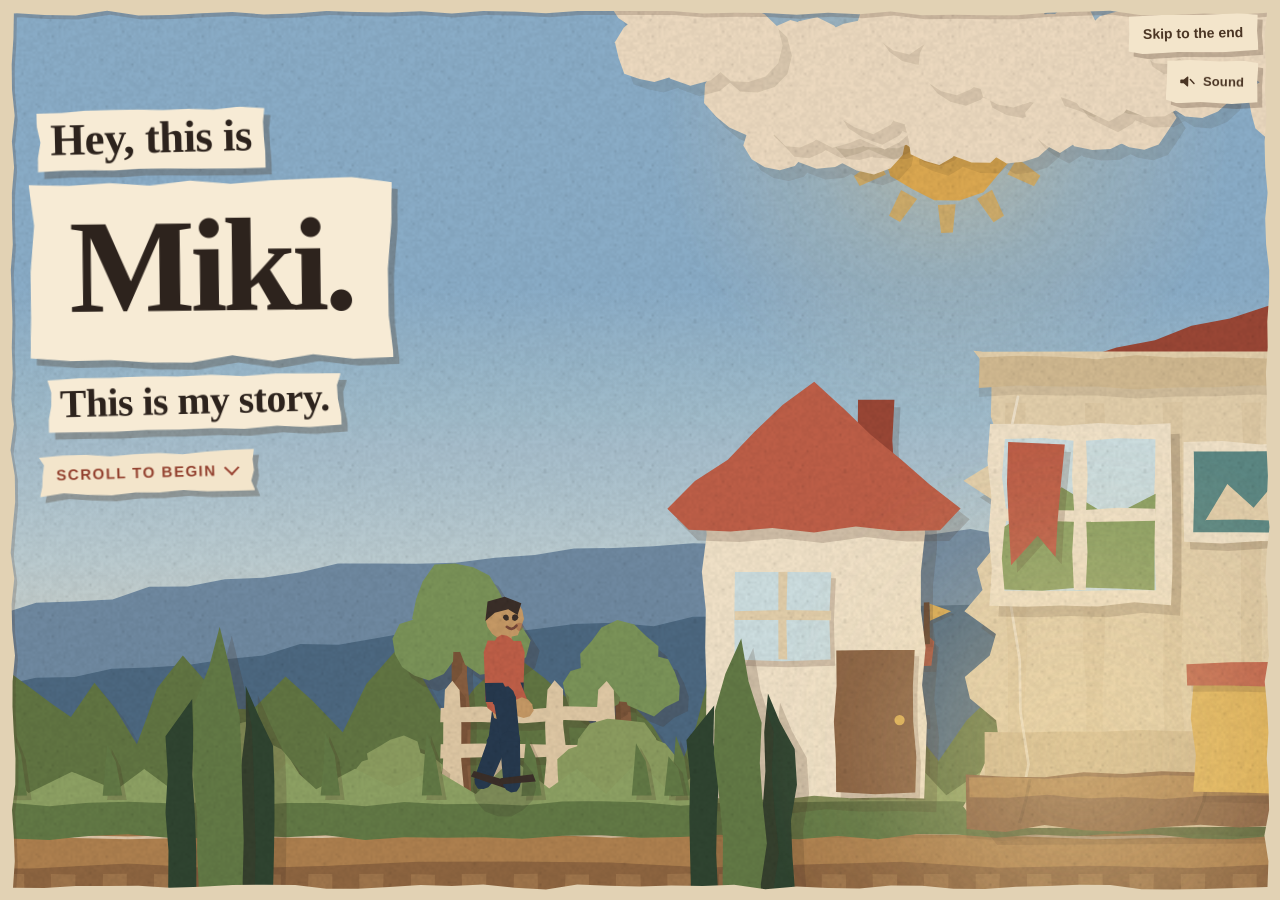
<file: v2/b/index.html>
<!doctype html>
<html lang="en">
<head>
<meta charset="utf-8">
<meta name="viewport" content="width=device-width, initial-scale=1, viewport-fit=cover">
<meta name="color-scheme" content="light">
<title>Miki Ovshievich</title>
<style>
/* ---------------------------------------------------------------
   THE JOURNEY, paper cutout.
   Every scene element is a flat paper shape with a hand cut edge.
   Depth = layered sheets, each casting a solid OFFSET shadow.
   No filter: blur anywhere. Softness lives in gradients only.

   TYPE DECISION
   display: a warm old style serif, set heavy and tight, letters
            blocked onto torn paper strips. This is the "cut from a
            magazine" voice and it carries every headline.
   body:    the system sans, at 18px and up, on wider torn strips.
   chips:   the same sans, small caps, on a small paper tag.
   The two voices never swap jobs.
   --------------------------------------------------------------- */

:root{
  --display:"Iowan Old Style","Palatino Linotype","Book Antiqua",Palatino,Georgia,"Times New Roman",serif;
  --body:ui-sans-serif,-apple-system,BlinkMacSystemFont,"Segoe UI",Roboto,Helvetica,Arial,sans-serif;
  /* season drift: painters read these, the engine blends them */
  --leaf:#7d9a5c; --gr2:#8ea364; --gr3:#637a46;
}
*,*::before,*::after{box-sizing:border-box}
html,body{margin:0;padding:0}
html{height:100%;overflow:hidden;background:#e2d2b4}
body{
  height:100%;
  overflow:hidden;
  background:#e2d2b4;
  color:#3a2e28;
  font:400 16px/1.45 var(--body);
  -webkit-font-smoothing:antialiased;
}
/* The story scrolls INSIDE one container, so the document itself never
   moves. The set is a sticky pane at the top of that container. This is
   what makes a ?p= deep link exact: the engine reads scrollTop, sets
   scrollTop, and the picture is always painted at the page origin. */
.scroll{position:fixed;inset:0;z-index:1;overflow-y:auto;overflow-x:hidden;
  overscroll-behavior:contain;background:#e2d2b4;-webkit-overflow-scrolling:touch}
.scroll:focus{outline:none}
.scroll:focus-visible{outline:3px solid #2a3f57;outline-offset:-3px}
.sticky{position:sticky;top:0;height:100vh;height:100svh;overflow:hidden;background:#e2d2b4}
.spacer{width:1px;pointer-events:none}
.backdrop{position:absolute;inset:0;background:#e2d2b4;z-index:0}

/* ---------- paper swatches, one place, used by every SVG piece ---------- */
.f-cream {fill:#f3e5cb} .f-cream2{fill:#e5d2ae} .f-cream3{fill:#d3bb92}
.f-kraft {fill:#c89b66} .f-kraft2{fill:#b0824f} .f-kraft3{fill:#8f6641}
.f-brown {fill:#8a6142} .f-brown2{fill:#65442d} .f-ink  {fill:#3a2e28}
.f-red   {fill:#c05f48} .f-red2  {fill:#9b4736}
.f-blue  {fill:#7290ab} .f-blue2 {fill:#4d6c88} .f-blue3{fill:#37536d} .f-blue4{fill:#26394f}
.f-green {fill:#8ea364} .f-green2{fill:var(--gr2)} .f-green3{fill:var(--gr3)} .f-green4{fill:#2f4530}
.f-gold  {fill:#e0b256} .f-plum  {fill:#7c5f80} .f-teal {fill:#5d8a86}
.f-leaf  {fill:var(--leaf)}
.f-glass {fill:#cfe1e4} .f-screen{fill:#dfe9cf}
.f-slate {fill:#5b5f6b} .f-snow{fill:#eef1f2}

/* the offset paper shadow: solid, translated, never blurred */
.psh{fill:#4a3524;opacity:.2}
.psh-l{fill:#4a3524;opacity:.115}
/* the pale core a torn paper edge shows */
.core{fill:none;stroke:#fdf6e6;stroke-width:1.8;stroke-linecap:round;opacity:.6}

/* in world signage: the same two voices as the UI text */
.sgn{font-family:var(--display);font-weight:800;letter-spacing:-.012em}
.sgb{font-family:var(--body);font-weight:600;letter-spacing:.01em}

/* ---------- the stage that holds the whole diorama ----------
   The set is built at a fixed size, so past about 1920px the stage stops
   growing and stands centred on the paper backdrop, the same way the tall
   phone letterband works. Stretching it instead would push the camera
   past the opening scene before the reader had read a word. */
.stage{position:absolute;left:0;right:0;top:0;bottom:0;isolation:isolate;background:#b48557;overflow:hidden;z-index:1}
.diorama{position:absolute;inset:0;isolation:isolate}
.skyfill{position:absolute;inset:0;background:linear-gradient(180deg,
  var(--sky-a,#8fb6cf) 0%, var(--sky-a,#8fb6cf) 32%,
  var(--sky-b,#bcd6dd) 62%, var(--sky-c,#f0dcb8) 100%)}

/* deliberately NOT isolated: the back tint that lives inside it has to
   blend against the sky wash painted behind the world, or a multiply
   over transparent paper would come out as a flat slab of colour */
.world{position:absolute;inset:0}
.layer{position:absolute;inset:0;transform:translate3d(0,0,0)}
/* every sheet is scenery. A painted sheet is wider than the paper on it,
   so without this the topmost layer would sit over every pinned artifact
   and swallow the click that belongs to the link underneath. */
.sheetsvg{position:absolute;overflow:visible;pointer-events:none}
.scenegrp.off{display:none}
/* a far band belongs to its own stretch of world. When the camera leaves
   that stretch the band is faded out like a stagehand pulling a flat,
   instead of trailing behind the traveller for the rest of the story. */
.scenegrp.dim{opacity:0}
.world.tr .scenegrp{transition:opacity .34s linear}
html.rm .world.tr .scenegrp{transition:none}

/* light: warm lamp pools, radial gradients, each under a literal lamp */
.glows{position:absolute;inset:0;pointer-events:none}
.glow{position:absolute;border-radius:50%;pointer-events:none}
.g-night{opacity:calc(var(--night,0) * var(--str,.8))}
.g-day{opacity:calc((1 - var(--night,0)) * var(--str,.8))}
.g-any{opacity:var(--str,.8)}

/* Night is TWO sheets, not one.

   A single tint over the whole diorama made dusk read as dusk, but it
   also put the man, his desk, his screen and every pinned clipping
   under the same blue as the hills three miles behind them. Paper does
   not work that way: at night the far country goes flat and cold while
   the thing under the lamp, in your hands, stays its own colour.

   So the deep tint (.tint-b) is mounted INSIDE the world, under the
   ground layer, and it darkens sky bands, far bands, mid and near only.
   The light tint (.tint) still covers everything -- but it is now weak,
   just enough to keep hero, ground, artifacts and foreground of a piece
   with the hour without draining them. The two multiply together over
   the background, which is why the far distance ends up exactly where
   it always was, and the key art ends up bright.

   The pair is chosen so that TINT_B x TINT / 255 == the single tint this
   set was lit by before. Change one and you must change the other. */
.tint{position:absolute;inset:0;mix-blend-mode:multiply;background:#fff;pointer-events:none}
.tint-b{position:absolute;inset:0;mix-blend-mode:multiply;background:#fff;pointer-events:none}

.sky-lights{position:absolute;inset:0;pointer-events:none}
.celestwrap{position:absolute;inset:0}
.celest{position:absolute;width:0;height:0}
#sunBox{left:74%;top:12%}
/* the disc is repainted as the light drops, so a low sun stays warm
   under the dusk tint instead of going grey in the corner */
#sun path{fill:var(--sunfill,#e2b355)}
#moonBox{left:19%;top:14%}
.celest svg,.celest .halo{position:absolute;overflow:visible}
.halo{border-radius:50%}
.stars{position:absolute;inset:0;opacity:var(--star-op,0)}

/* paper grain, one generated tile */
.grain{position:absolute;inset:0;mix-blend-mode:multiply;opacity:.4;
  background-image:var(--grain);background-size:150px 150px;pointer-events:none}

/* the proscenium: one cut paper sheet framing the set */
.frame{position:absolute;inset:0;pointer-events:none;overflow:visible}
.frame path{fill:#e2d2b4}
.frame .fsh{fill:#4a3524;opacity:.2}

/* ---------- hero puppet ----------
   Every joint group rotates around a pivot that sits INSIDE its own
   paper, and a joint disc is centred on that exact pivot, so no angle
   can pull a limb off the body. Arms and head ride inside the torso
   group; legs pivot on the same point the torso does. */
.heroWrap{position:absolute;left:0;top:0;width:0;height:0;overflow:visible;pointer-events:none}
.hero{position:absolute;overflow:visible;left:0;top:0}
.hero g{transform-box:view-box}
/* the picture house name, slid back along its own canopy when the stage
   is the narrow band a phone gets. The units are world units, because a
   transform on a node inside the sheet svg is read in the user space of
   that svg and every sheet is cut in world units. */
.lb .mqt{transform-box:view-box;transform:translateX(-215px)}
.hero .rig  {transform:translate(0,var(--by,0px)) rotate(var(--rr,0deg))}
.hero .torso{transform:rotate(var(--ta,0deg))}
.hero .head {transform:rotate(var(--ha,0deg))}
.hero .armB {transform:rotate(var(--a2,0deg))}
.hero .armF {transform:rotate(var(--a1,0deg))}
.hero .legB {transform:rotate(var(--l2,0deg))}
.hero .legF {transform:rotate(var(--l1,0deg))}
.hero .shB  {transform:rotate(var(--s2,0deg))}
.hero .shF  {transform:rotate(var(--s1,0deg))}
.hero .fArmB{transform:rotate(var(--e2,0deg))}
.hero .fArmF{transform:rotate(var(--e1,0deg))}
.hero{display:none;width:100%;height:100%}
.hero.on{display:block}
.hero.enter{animation:puppetIn .5s cubic-bezier(.22,1.1,.36,1) both}
.hero.leave{animation:puppetOut .3s cubic-bezier(.4,0,.9,.4) both}
@keyframes puppetIn{
  0%{opacity:0;translate:0 -46px;rotate:-7deg}
  58%{opacity:1;translate:0 4px;rotate:2.5deg}
  100%{opacity:1;translate:0 0;rotate:0deg}
}
@keyframes puppetOut{
  0%{opacity:1;translate:0 0;rotate:0deg}
  100%{opacity:0;translate:0 30px;rotate:6deg}
}

/* ---------- ambient: ONE narrative cycle per scene ----------
   Nothing here is infinite. A cycle starts when its scene group goes
   live and it ends. Leaving and re-entering the scene plays it again,
   which is exactly one beat of stop motion per visit. */
.scenegrp.live .a-cloud {animation:railA 13s cubic-bezier(.33,0,.25,1) both}
.scenegrp.live .a-cloud2{animation:railB 17s cubic-bezier(.33,0,.25,1) both}
@keyframes railA{from{transform:translate(0,0) rotate(0deg)}to{transform:translate(52px,-7px) rotate(1.2deg)}}
@keyframes railB{from{transform:translate(0,0) rotate(.6deg)}to{transform:translate(-44px,6px) rotate(-.9deg)}}
/* the beige CRT wakes up once, then holds its steady glow */
.scenegrp.live .a-wake{animation:wake 2.6s steps(1,end) both}
@keyframes wake{0%{fill:#cfd6c4}22%{fill:#f2f4de}34%{fill:#d8ddc8}46%,100%{fill:#e7edd6}}
/* the modem handshakes once, then the line is up */
.scenegrp.live .a-led{animation:led 3.4s steps(1,end) both}
@keyframes led{0%{fill:#8d6a4e}18%{fill:#e2b256}30%{fill:#8d6a4e}42%{fill:#e2b256}54%{fill:#8d6a4e}66%,100%{fill:#c05f48}}
.scenegrp.live .a-crt{animation:crt 2.4s steps(1,end) both}
@keyframes crt{0%{fill:#b9c4a6}26%{fill:#eef3d8}44%,100%{fill:#dfe9cf}}
/* one wave set rocks in and settles */
.scenegrp.live .a-wave1{animation:waveA 11s cubic-bezier(.4,0,.3,1) both}
.scenegrp.live .a-wave2{animation:waveB 14s cubic-bezier(.4,0,.3,1) both}
@keyframes waveA{from{transform:translate(0,0)}to{transform:translate(26px,-3px)}}
@keyframes waveB{from{transform:translate(0,0)}to{transform:translate(-22px,3px)}}
/* the game cards: cut-paper homages that rise past the boy at the
   screen, one after another, and are gone. Three passes, then still --
   nothing on this street loops for ever. */
/* The step is a sixth of the cycle, so the two cards that share a column
   sit exactly half a cycle apart, and the visible window is cut to 44%
   of the cycle. Two cards in one column can therefore never be on the
   paper at the same instant, in any pass, and the column is only ever
   empty for a third of a second. */
.scenegrp.live .a-card{animation:cardPop 5.4s cubic-bezier(.34,0,.3,1) 3 both}
.scenegrp.live .a-card.d1{animation-delay:.9s}
.scenegrp.live .a-card.d2{animation-delay:1.8s}
.scenegrp.live .a-card.d3{animation-delay:2.7s}
.scenegrp.live .a-card.d4{animation-delay:3.6s}
.scenegrp.live .a-card.d5{animation-delay:4.5s}
/* translate only. A css rotate or scale on a plain svg group turns about
   the origin of the whole sheet, not the middle of the card, so the tilt
   is cut into the paper by the painter instead. */
@keyframes cardPop{
  0%  {opacity:0;transform:translate(0,30px)}
  4%  {opacity:0;transform:translate(0,26px)}
  11% {opacity:1;transform:translate(0,16px)}
  38% {opacity:1;transform:translate(0,-16px)}
  48% {opacity:0;transform:translate(0,-28px)}
  100%{opacity:0;transform:translate(0,-28px)}}
/* the tablet in the winter room lights up once */
.scenegrp.live .a-spark{animation:sparkUp 3.2s steps(1,end) both}
@keyframes sparkUp{0%{opacity:0}30%{opacity:.5}52%{opacity:1}100%{opacity:1}}
/* the elevated train pulls through once */
.scenegrp.live .a-train{animation:trainGo 9s cubic-bezier(.35,0,.3,1) both}
@keyframes trainGo{from{transform:translate(-190px,0)}to{transform:translate(210px,0)}}
/* stars: one shared shimmer pass, then steady */
.stars.live .a-tw{animation:tw 5.2s steps(1,end) both}
@keyframes tw{0%{opacity:.45}34%{opacity:1}52%{opacity:.6}70%,100%{opacity:1}}

/* ---------- UI: crisp, never pixelated, always above the tint ---------- */
.ui{position:absolute;inset:0;pointer-events:none;z-index:5;overflow:hidden}
.ui a,.ui button{pointer-events:auto}

.skip{
  position:absolute;top:max(14px,env(safe-area-inset-top));right:max(22px,env(safe-area-inset-right));
  z-index:9;pointer-events:auto;
  display:inline-block;padding:9px 15px 10px;
  font-family:var(--body);font-size:14px;font-weight:650;text-decoration:none;color:#4a3524;
  background:#f3e5cb;rotate:-1.1deg;
  clip-path:polygon(1% 4%,26% 1%,58% 3%,84% 0%,100% 5%,99% 46%,100% 94%,72% 99%,38% 96%,12% 100%,0% 92%,1% 48%);
}
.skipsh{
  position:absolute;top:max(14px,env(safe-area-inset-top));right:max(22px,env(safe-area-inset-right));
  z-index:8;pointer-events:none;background:#4a3524;opacity:.26;rotate:-1.1deg;
  translate:5px 5px;padding:9px 15px 10px;font-family:var(--body);font-size:14px;font-weight:650;color:transparent;
  clip-path:polygon(1% 4%,26% 1%,58% 3%,84% 0%,100% 5%,99% 46%,100% 94%,72% 99%,38% 96%,12% 100%,0% 92%,1% 48%);
}
.skip:hover{background:#fbf1dc}
.skip:focus-visible,.plain:focus-visible,.sr a:focus,.ui a:focus-visible{outline:3px solid #2a3f57;outline-offset:3px}

/* =====================================================================
   THE SOUND TAG
   A second paper chip, cut from the same sheet as the skip tag and hung
   just under it. It is off when the page opens and it remembers nothing:
   the room is silent until somebody asks for it, every time.
   ===================================================================== */
.snd{
  position:absolute;top:calc(max(14px,env(safe-area-inset-top)) + 46px);
  right:max(22px,env(safe-area-inset-right));
  z-index:9;pointer-events:auto;
  display:inline-flex;align-items:center;gap:7px;min-height:44px;
  padding:9px 14px 10px 12px;
  font-family:var(--body);font-size:13px;font-weight:650;letter-spacing:.01em;
  color:#4a3524;background:none;border:0;cursor:pointer;rotate:1.2deg;
  -webkit-appearance:none;appearance:none;-webkit-tap-highlight-color:transparent;
}
.snd-sh,.snd-fc{position:absolute;inset:0;
  clip-path:polygon(1% 4%,26% 1%,58% 3%,84% 0%,100% 5%,99% 46%,100% 94%,72% 99%,38% 96%,12% 100%,0% 92%,1% 48%)}
.snd-sh{background:#4a3524;opacity:.26;translate:5px 5px}
.snd-fc{background:#f3e5cb}
.snd:hover .snd-fc{background:#fbf1dc}
.snd:focus-visible{outline:3px solid #2a3f57;outline-offset:3px}
.snd-ic{position:relative;width:18px;height:18px;flex:none;overflow:visible}
.snd-lb{position:relative}
.snd-cone{fill:currentColor}
.snd-w,.snd-cut{fill:none;stroke:currentColor;stroke-width:1.9;stroke-linecap:round}
.snd-w{opacity:0}
/* on: the cut closes up and the two arcs are let out */
.snd[aria-pressed="true"]{color:#93412f}
.snd[aria-pressed="true"] .snd-cut{opacity:0}
.snd[aria-pressed="true"] .snd-w{opacity:1}
/* the label is a luxury on a phone; the cut speaker says it all */
@media (max-width:560px){ .snd{padding:12px;gap:0} .snd-lb{display:none} }
/* nowhere to send the sound: take the tag away rather than hang a
   button that cannot do anything */
.snd.off{display:none}

.plain{
  position:absolute;top:max(14px,env(safe-area-inset-top));left:max(14px,env(safe-area-inset-left));
  z-index:9;pointer-events:auto;display:none;
  padding:9px 15px 10px;font-family:var(--body);font-size:14px;font-weight:650;color:#4a3524;text-decoration:none;
  background:#f3e5cb;rotate:.9deg;
  clip-path:polygon(1% 4%,26% 1%,58% 3%,84% 0%,100% 5%,99% 46%,100% 94%,72% 99%,38% 96%,12% 100%,0% 92%,1% 48%);
}
html.rm .plain{display:inline-block}

/* =====================================================================
   INTEGRAL TEXT
   A caption is not a card. It is a stack of torn paper strips blocked
   into the negative space of its own scene: a paper tag for the year,
   display letters cut onto one strip per line, and a wider strip for
   the body. Each strip carries its own solid offset cut shadow.
   ===================================================================== */
.capw{position:absolute;left:0;top:0;width:max-content;max-width:var(--mw,600px);
  opacity:0;visibility:hidden;translate:0 15px;rotate:var(--tilt,-1deg);
  transition:opacity .42s ease,translate .5s cubic-bezier(.2,.7,.3,1),visibility 0s linear .5s}
.capw.on{opacity:1;visibility:visible;translate:0 0;transition-delay:0s,0s,0s}

.strip{position:relative;display:block;width:max-content;max-width:100%;rotate:var(--rot,0deg)}
.strip .sh{position:absolute;inset:0;background:#4a3524;opacity:.3;translate:6px 7px;clip-path:var(--tear)}
.strip .fc{position:relative;display:block;background:#f7ebd5;color:#2d231d;clip-path:var(--tear)}

/* The three sizes below are cut against the height of the window and not
   its width alone. The scene is drawn from the ground line up, and that
   line stands at 962 on a 1080-tall screen and at 696 on an 800-tall one:
   266px of sky and wall leave the frame while a width-only clamp keeps the
   words the same size, so the art climbs into the paper. The vh term holds
   the block to the same share of the picture at every height, and each one
   is set so that a 1080-tall screen still lands on the old maximum and
   nothing there moves. The lower bound is untouched: the phone band is
   narrow, not short, so it stays on the vw term. */

/* year / place plaque: a painted board nailed into the scene, cut and
   lettered like the shop signs, never a small interface tag. Two cream
   nail heads and a keyline are painted inside the torn silhouette. */
.cp{margin:0 0 13px 4px}
.cp .fc{font-family:var(--display);font-size:clamp(22px,min(2.35vw,3vh),32px);font-weight:800;
  letter-spacing:.055em;text-transform:uppercase;padding:9px 26px 12px;color:#fdf5e6;
  background:
    radial-gradient(circle at 13px 52%, #f0dcb8 0 2.4px, rgba(0,0,0,0) 2.7px),
    radial-gradient(circle at calc(100% - 13px) 52%, #f0dcb8 0 2.4px, rgba(0,0,0,0) 2.7px),
    #93412f;
  box-shadow:inset 0 0 0 3px #93412f, inset 0 0 0 5px #f0dcb8}
.cp .sh{opacity:.36}

/* display headline: one strip per line, hand placed.
   The size is a variable with the house clamp as its default, so a
   caption that has to hold a long sentence on ONE line can be cut
   smaller by hand without touching any other headline in the story. */
.hl{margin:0 0 7px}
.hl .fc{font-family:var(--display);font-weight:800;
  font-size:var(--hl-fs, clamp(30px,min(4.5vw,5.6vh),60px));line-height:1.02;letter-spacing:-.022em;
  padding:.2em .34em .26em;max-width:calc(100vw - 28px)}
.capw.big .hl .fc{font-size:var(--hl-fs, clamp(34px,6.4vw,86px))}
/* a headline set as one unbreakable line: it shrinks, it never wraps */
.hl.one .fc{white-space:nowrap}

/* the signature: a small scrap, hand-set, torn off the closing line */
.sig{margin:10px 0 0 26px}
.sig .fc{font-family:var(--display);font-weight:800;font-style:italic;
  font-size:clamp(21px,min(2.1vw,2.7vh),30px);letter-spacing:.01em;
  padding:.24em .6em .3em;color:#4a3524;background:#f3e5cb}
.capw.dark .sig .fc{background:#2b2839;color:#f4e8d0}

/* body: a wider strip, ruled like a note pad */
.bd{margin:12px 0 0 8px;width:var(--bw,520px);max-width:calc(100vw - 28px)}
.bd .fc{font-family:var(--body);font-size:clamp(18px,min(1.6vw,2.05vh),22px);line-height:1.5;
  font-weight:450;letter-spacing:-.004em;padding:17px 23px 20px;
  background:repeating-linear-gradient(180deg,rgba(70,105,140,0) 0 32px,rgba(70,105,140,.1) 32px 33px),#f7ebd5}
.bd .fc p{margin:0}
.bd .fc p + p{margin-top:.6em}

/* contact tags on the last strip */
.lnks{margin:16px 0 0 6px;display:flex;flex-wrap:wrap;gap:10px;max-width:calc(100vw - 28px)}
.lnk{position:relative;display:inline-block;rotate:var(--rot,0deg)}
.lnk .sh{position:absolute;inset:0;background:#4a3524;opacity:.3;translate:5px 6px;clip-path:var(--tear)}
.lnk a{position:relative;display:block;text-decoration:none;clip-path:var(--tear);
  font-family:var(--body);font-size:clamp(18px,1.3vw,20px);font-weight:650;
  padding:11px 18px 13px;background:#f3e5cb;color:#3a2e28}
.lnk a:hover{background:#fdf5e2}

/* night scenes flip the paper: dark stock, pale ink */
.capw.dark .strip .fc{background:#2b2839;color:#f4e8d0}
.capw.dark .bd .fc{background:repeating-linear-gradient(180deg,rgba(230,240,255,0) 0 32px,rgba(230,240,255,.09) 32px 33px),#2b2839}
.capw.dark .cp .fc{color:#2a2118;
  background:
    radial-gradient(circle at 13px 52%, #4a3524 0 2.4px, rgba(0,0,0,0) 2.7px),
    radial-gradient(circle at calc(100% - 13px) 52%, #4a3524 0 2.4px, rgba(0,0,0,0) 2.7px),
    #e0b256;
  box-shadow:inset 0 0 0 3px #e0b256, inset 0 0 0 5px #6b4a22}
.capw.dark .strip .sh{background:#120f1c;opacity:.42}

/* the title moment: same paper family, bigger scissors */
.titw .hl .fc{font-size:clamp(40px,8vw,104px);letter-spacing:-.035em;padding:.16em .3em .22em}
/* the opening is set like a title card: a small line in, the name cut
   large, then the promise. Three sizes, one block, no scroll needed. */
.titw .hl.t1 .fc{font-size:clamp(24px,3.5vw,45px);letter-spacing:-.012em}
.titw .hl.t2 .fc{font-size:clamp(56px,10.4vw,134px)}
.titw .hl.t3 .fc{font-size:clamp(23px,3.1vw,41px);letter-spacing:-.012em}
.titw .hl.t1{margin-left:10px}
.titw .hl.t3{margin:11px 0 0 16px}
.hint{margin:20px 0 0 6px;position:relative;display:inline-block;rotate:-.6deg}
.hint .sh{position:absolute;inset:0;background:#4a3524;opacity:.3;translate:5px 6px;clip-path:var(--tear)}
.hint .fc{position:relative;display:flex;align-items:center;gap:10px;clip-path:var(--tear);
  font-family:var(--body);font-size:15px;font-weight:750;letter-spacing:.1em;text-transform:uppercase;
  padding:10px 17px 11px;background:#f3e5cb;color:#93412f}
.arrow{display:inline-block;width:11px;height:11px;border-right:2.6px solid #9b4736;border-bottom:2.6px solid #9b4736;
  rotate:45deg;translate:0 -2px}
/* three nudges and it stops. Nothing on this page loops for ever. */
.capw.on .arrow{animation:nudge 2.1s ease-in-out 3 both}
@keyframes nudge{0%,100%{translate:0 -2px}50%{translate:3px 1px}}

/* =====================================================================
   ARTIFACTS
   Real screens and real clippings, pinned into the set as objects: a
   torn cream mount, two strips of paper tape, and a small cut tag that
   says the thing opens somewhere else. Every one is a link. They are
   placed low in the frame, under the height any caption ever reaches.
   ===================================================================== */
.arts{position:absolute;inset:0;transform:translate3d(0,0,0)}
/* the lit sheets hang in front of the dusk wash, so this layer covers
   the whole box. It must stay transparent to the mouse or it would
   take the clicks meant for the clippings behind it. */
.arts.lit{pointer-events:none}
.art{position:absolute;display:block;text-decoration:none;color:inherit;
  cursor:pointer;rotate:var(--tilt,0deg);pointer-events:auto;
  transition:translate .2s cubic-bezier(.2,.7,.3,1)}
.art-sh{position:absolute;inset:0;background:#4a3524;opacity:.28;translate:7px 8px;
  clip-path:var(--tear)}
.art-fc{position:absolute;inset:0;background:#f7ebd5;clip-path:var(--tear);
  padding:var(--pad,8px);overflow:hidden}
.art-fc img{display:block;width:100%;height:100%;object-fit:cover;object-position:50% 0}
.art:hover{translate:0 -5px}
.art-leg{position:absolute;left:50%;top:100%;width:11px;height:var(--leg,0px);
  margin-left:-5px;background:#7a5c3c;
  clip-path:polygon(6% 0,94% 2%,88% 100%,14% 98%)}
.art-leg::after{content:"";position:absolute;inset:0;background:#4a3524;opacity:.2;
  translate:5px 4px;clip-path:polygon(6% 0,94% 2%,88% 100%,14% 98%)}
.art:focus-visible{outline:3px solid #2a3f57;outline-offset:4px}
/* a sheet that belongs to a later beat. It is cut out of the picture
   until the reader reaches the words that earn it, then it is pinned up
   on the same fade the captions use, so the two arrive as one move */
.art.late{opacity:0;visibility:hidden;
  transition:translate .2s cubic-bezier(.2,.7,.3,1),opacity .42s ease,visibility 0s linear .42s}
.art.late.up{opacity:1;visibility:visible;transition-delay:0s,0s,0s}

/* paper tape, torn at both ends */
.art-tape{position:absolute;width:30%;min-width:36px;height:16px;background:#efe3c6;opacity:.88}
.art-tape.t1{left:-6%;top:-8px;rotate:-8deg;clip-path:polygon(0% 14%,100% 0%,100% 86%,0% 100%)}
.art-tape.t2{right:-6%;bottom:-8px;rotate:-7deg;clip-path:polygon(0% 0%,100% 15%,100% 100%,0% 85%)}

/* the small cut tag: the words, then a drawn arrow, no glyph font */
.art-open{position:absolute;right:-7px;bottom:-14px;display:flex;align-items:center;gap:6px;
  padding:4px 10px 5px;background:#93412f;color:#fdf5e6;clip-path:var(--tear2);
  font-family:var(--body);font-size:var(--os,11px);font-weight:800;letter-spacing:.11em;
  text-transform:uppercase;white-space:nowrap}
.oa{display:inline-block;width:7px;height:7px;translate:0 1px;rotate:45deg;
  border-top:2.2px solid #fdf5e6;border-right:2.2px solid #fdf5e6}

/* a news clipping is typography, not a screenshot: masthead, rule, headline */
.art.clip .art-fc{background:#efe6d2;display:flex;flex-direction:column;
  padding:var(--pad,10px) calc(var(--pad,10px) + 2px)}
.cl-m{font-family:var(--body);font-size:var(--ms,11px);font-weight:800;letter-spacing:.15em;
  text-transform:uppercase;color:#93412f;border-bottom:2px solid #4a3524;
  padding-bottom:5px;margin-bottom:7px;white-space:nowrap;overflow:hidden}
.cl-h{font-family:var(--display);font-size:var(--fs,17px);line-height:1.13;font-weight:800;
  letter-spacing:-.016em;color:#241d19}

/* a prop is a drawn cutout, not a link: nothing to open, nothing to hover */
.art.prop{cursor:default;pointer-events:none}
.art.prop:hover{translate:0 0}
.art.prop .art-fc{padding:0;background:#f4e8d0}
.art.prop .art-fc svg{display:block;width:100%;height:100%}

/* a hero shot is the product itself, so it is never cropped: the whole
   frame is shown, on a paper mat cut to the same aspect */
.art.shot .art-fc{background:#e7d9ba;padding:var(--pad,9px)}
.art.shot .art-fc img{object-fit:contain;object-position:50% 50%}

/* the trailer: the film's own still behind a cut play tab. The window is
   cut to the still's own 16:9, so the picture is shown whole and at full
   strength, the way any player shows it before the press. The frame is
   only ever built on a click, so no player loads until the reader asks. */
.art.video .art-fc{padding:0;background:#171326}
.art.video .art-fc img{object-fit:cover;object-position:50% 50%}
.art.video iframe{display:block;width:100%;height:100%;border:0}
.art-play{position:absolute;left:50%;top:50%;translate:-50% -50%;
  display:flex;align-items:center;justify-content:center;
  width:26%;min-width:64px;aspect-ratio:1.42;background:#f3e5cb;clip-path:var(--tear2)}
.art-play i{width:0;height:0;translate:12% 0;
  border-left:1.6em solid #93412f;border-top:1.05em solid transparent;
  border-bottom:1.05em solid transparent;font-size:min(2.2vw,15px)}
.art.video:hover .art-play{background:#fdf5e6}

/* screen reader story: the whole arc, independent of scroll */
.sr{position:absolute;width:1px;height:1px;overflow:hidden;clip-path:inset(50%)}
.sr a:focus{position:fixed;left:12px;top:64px;width:auto;height:auto;clip-path:none;
  padding:9px 13px;background:#f3e5cb;z-index:20}

.nojs{position:fixed;z-index:40;;left:0;right:0;top:0;padding:14px 18px;background:#f3e5cb;color:#3a2e28;
  font-size:16px;z-index:30;text-align:center}
#metrics{display:none}

/* ---------- reduced motion: no lerp, no gait, no ambient ---------- */
@media (prefers-reduced-motion:reduce){
  .stage *,.ui *{animation:none !important;transition:none !important}
  .capw{opacity:1;visibility:visible;translate:0 0}
  .arrow{animation:none}
}
/* the first painted frame never dissolves: on load, and on a deep link,
   the picture and the opening words are simply there */
html.boot .capw,html.boot .strip,html.boot .scenegrp{transition:none !important}
html.boot .capw.on .arrow{animation:none}
html.rm .stage *,html.rm .ui *{animation:none !important;transition:none !important}
html.rm .capw{transition:none}

/* how far along the walk is: a hairline of brick red laid on the top
   edge of the paper. It says nothing until the title is left behind,
   and it never asks to be touched. */
.prog{
  position:absolute;z-index:34;top:0;left:0;height:5px;width:0%;
  background:rgba(155,71,54,.65);
  opacity:0;transition:opacity .6s ease;
  pointer-events:none;
}
.prog.on{opacity:1}

@media (max-width:700px){
  .capw{--mw:calc(100vw - 22px)}
  .bd{margin-left:4px}
  .bd .fc{padding:15px 18px 17px}
  .hl .fc{padding:.2em .3em .26em}
  .skip,.skipsh,.plain{font-size:13px;padding:8px 13px 9px}
}
</style>
</head>
<body>

<div class="scroll" id="scroll" tabindex="0">
<div class="sticky">

  <div class="backdrop" aria-hidden="true"><div class="grain" id="grainB"></div></div>

  <div class="prog" id="progBar" aria-hidden="true"></div>

  <span class="skipsh" aria-hidden="true">Skip to the end</span>
  <a class="skip" href="../../">Skip to the end</a>
  <a class="plain" href="../../">Prefer the plain page?</a>

  <button class="snd" id="sndTag" type="button" aria-pressed="false" aria-label="Ambient sound">
    <span class="snd-sh" aria-hidden="true"></span>
    <span class="snd-fc" aria-hidden="true"></span>
    <svg class="snd-ic" viewBox="0 0 24 24" aria-hidden="true" focusable="false">
      <path class="snd-cone" d="M4 9.5h3.6L12.4 5.4c.5-.4 1.3-.1 1.3.6v12c0 .7-.8 1-1.3.6L7.6 14.5H4c-.6 0-1-.4-1-1v-3c0-.6.4-1 1-1z"/>
      <path class="snd-w" d="M16.6 9.2c1.1 1.5 1.1 4.1 0 5.6"/>
      <path class="snd-w" d="M19.1 6.9c2.2 2.8 2.2 7.4 0 10.2"/>
      <path class="snd-cut" d="M16.4 9.4 L21.4 14.6"/>
    </svg>
    <span class="snd-lb">Sound</span>
  </button>

  <div class="stage" id="stage" aria-hidden="true">
    <div class="diorama">
      <div class="skyfill" id="skyfill"></div>
      <!-- sun, moon and stars are pinned to the back of the box, behind
           every sheet of paper, so a roofline or a shop sign passes in
           FRONT of them the way it would in a real cut paper set. -->
      <div class="sky-lights" id="skyLights">
        <div class="stars" id="starHost"></div>
        <div class="celestwrap" id="celestWrap">
          <div class="celest" id="sunBox"></div>
          <div class="celest" id="moonBox"></div>
        </div>
      </div>
      <div class="world" id="world"></div>
      <div class="tint" id="tint"></div>
      <div class="glows layer" id="glowLayer"></div>
    </div>
    <div class="grain" id="grain"></div>
    <svg class="frame" id="frame" aria-hidden="true"></svg>
  </div>

  <div class="ui" id="ui" aria-hidden="true"></div>

</div>
<div class="spacer" id="spacer"></div>
</div>

<main class="sr" id="srStory"></main>
<pre id="metrics" aria-hidden="true"></pre>

<noscript>
  <p class="nojs">This story needs JavaScript. <a href="../../">Read the plain version</a>.</p>
</noscript>

<script>
(function(){
"use strict";

/* =================================================================
   0. PAPER TOOLKIT
   Deterministic hand cut edges: polygon vertices jittered along the
   edge normal, seeded, so every reload cuts the paper the same way.
   ================================================================= */

var TAU = Math.PI * 2;
function rng(seed){ var a = seed >>> 0; return function(){
  a = a + 0x6D2B79F5 | 0;
  var t = Math.imul(a ^ a >>> 15, 1 | a);
  t = t + Math.imul(t ^ t >>> 7, 61 | t) ^ t;
  return ((t ^ t >>> 14) >>> 0) / 4294967296;
};}
function f(n){ return Math.round(n * 10) / 10; }
function lerp(a,b,t){ return a + (b - a) * t; }
function clamp(v,a,b){ return v < a ? a : v > b ? b : v; }
function smooth(a,b,v){ var t = clamp((v - a) / (b - a), 0, 1); return t * t * (3 - 2 * t); }

function cut(pts, amp, seed, maxSeg){
  var r = rng(seed), d = "", i, k;
  maxSeg = maxSeg || 30;
  for(i = 0; i < pts.length; i++){
    var a = pts[i], b = pts[(i + 1) % pts.length];
    var dx = b[0] - a[0], dy = b[1] - a[1], len = Math.hypot(dx, dy) || 1;
    var nx = -dy / len, ny = dx / len;
    var n = Math.max(1, Math.min(maxSeg, Math.round(len / 26)));
    if(i === 0) d += "M" + f(a[0]) + " " + f(a[1]);
    for(k = 1; k <= n; k++){
      var t = k / n;
      var j = (k === n) ? (r() - 0.5) * amp * 0.7 : (r() - 0.5) * 2 * amp;
      d += "L" + f(a[0] + dx * t + nx * j) + " " + f(a[1] + dy * t + ny * j);
    }
  }
  return d + "Z";
}
function rectPts(x,y,w,h){ return [[x,y],[x+w,y],[x+w,y+h],[x,y+h]]; }
function cutRect(x,y,w,h,amp,seed,maxSeg){ return cut(rectPts(x,y,w,h), amp, seed, maxSeg); }
function cutDisc(cx,cy,rad,amp,seed,n){
  var r = rng(seed), pts = [], i; n = n || 16;
  for(i = 0; i < n; i++){
    var a = i / n * TAU, rr = rad + (r() - 0.5) * 2 * amp;
    pts.push([cx + Math.cos(a) * rr, cy + Math.sin(a) * rr]);
  }
  return cut(pts, amp * 0.3, seed + 7, 1);
}
function cutLine(x1,y1,x2,y2,amp,seed,step){
  var r = rng(seed), dx = x2 - x1, dy = y2 - y1, len = Math.hypot(dx,dy) || 1;
  var nx = -dy/len, ny = dx/len, n = Math.max(2, Math.min(300, Math.round(len/(step||24))));
  var d = "M" + f(x1) + " " + f(y1), k;
  for(k = 1; k <= n; k++){
    var t = k/n, j = (r() - 0.5) * 2 * amp;
    d += "L" + f(x1 + dx*t + nx*j) + " " + f(y1 + dy*t + ny*j);
  }
  return d;
}
/* a stack of paths in one paper colour sharing ONE offset shadow */
function sheet(ds, cls, sx, sy, shCls){
  var s = "", i;
  if(sx || sy){
    var g = "";
    for(i = 0; i < ds.length; i++) g += '<path d="' + ds[i] + '"/>';
    s += '<g class="' + (shCls || "psh") + '" transform="translate(' + sx + ',' + sy + ')">' + g + "</g>";
  }
  for(i = 0; i < ds.length; i++) s += '<path class="' + cls + '" d="' + ds[i] + '"/>';
  return s;
}
function one(d, cls, sx, sy, shCls){ return sheet([d], cls, sx, sy, shCls); }

/* world signage. Two flat passes: a dark offset copy, then the face. */
function label(x, y, str, size, fam, fill, anchor){
  var c = 'text-anchor="' + (anchor || "middle") + '" font-size="' + size + '" class="' + (fam || "sgn") + '"';
  return '<text x="' + f(x + size * 0.05) + '" y="' + f(y + size * 0.07) + '" ' + c +
      ' fill="#3b2a1e" opacity=".33">' + str + "</text>" +
    '<text x="' + f(x) + '" y="' + f(y) + '" ' + c + ' fill="' + fill + '">' + str + "</text>";
}

/* torn edges for the HTML strips, as clip-path polygons */
function tearPoly(seed, ax, ay){
  var r = rng(seed), p = [], n, N = 9;
  for(n = 0; n <= N; n++) p.push([(n / N) * 100, r() * ay]);
  for(n = 1; n <= 3; n++) p.push([100 - r() * ax, (n / 4) * 100]);
  for(n = N; n >= 0; n--) p.push([(n / N) * 100, 100 - r() * ay]);
  for(n = 3; n >= 1; n--) p.push([r() * ax, (n / 4) * 100]);
  var s = [], i;
  for(i = 0; i < p.length; i++) s.push(f(p[i][0]) + "% " + f(p[i][1]) + "%");
  return "polygon(" + s.join(",") + ")";
}
var TEARS = [], ti;
for(ti = 0; ti < 8; ti++) TEARS.push(tearPoly(3100 + ti * 13, 1.5, 4.6));
var TEARS_S = [];
for(ti = 0; ti < 6; ti++) TEARS_S.push(tearPoly(3400 + ti * 17, 2.6, 9));

/* =================================================================
   PROPS
   Drawn paper keepsakes for the scenes that have no press. Each one
   is cut from the same palette as the world and is authored inside
   its own record sized viewBox, so the artifact chassis carries it
   with no extra rules. A prop says nothing the story has not said.
   ================================================================= */
var PROPS = {};

/* a six year old draws the machine that just arrived. Wax lines, no ruler */
PROPS.crayon = function(w, h){
  var o = "", st = function(d, col, sw){
    return '<path d="' + d + '" fill="none" stroke="' + col + '" stroke-width="' + f(sw) +
      '" stroke-linecap="round" stroke-linejoin="round" opacity=".9"/>';
  };
  /* sun, top right, with a fistful of rays */
  o += one(cutDisc(w * 0.85, h * 0.15, w * 0.075, 0.9, 4101, 13), "f-gold");
  var a, cx = w * 0.85, cy = h * 0.15, r0 = w * 0.105, r1 = w * 0.155;
  for(a = 0; a < 7; a++){
    var t = (a / 7) * Math.PI * 2 + 0.3;
    o += st("M" + f(cx + Math.cos(t) * r0) + " " + f(cy + Math.sin(t) * r0) +
      "L" + f(cx + Math.cos(t) * r1) + " " + f(cy + Math.sin(t) * r1), "#e0b256", w * 0.022);
  }
  /* the monitor, a happy box */
  o += st(cut(rectPts(w * 0.15, h * 0.22, w * 0.52, h * 0.38), 1.6, 4103, 9), "#4d6c88", w * 0.032);
  o += st(cut(rectPts(w * 0.22, h * 0.29, w * 0.38, h * 0.24), 1.1, 4105, 9), "#8ea364", w * 0.02);
  o += one(cutDisc(w * 0.31, h * 0.38, w * 0.022, 0.4, 4107, 9), "f-ink");
  o += one(cutDisc(w * 0.49, h * 0.38, w * 0.022, 0.4, 4109, 9), "f-ink");
  o += st("M" + f(w * 0.29) + " " + f(h * 0.45) + "Q" + f(w * 0.40) + " " + f(h * 0.53) +
    " " + f(w * 0.51) + " " + f(h * 0.45), "#c05f48", w * 0.026);
  /* stand and keyboard */
  o += st(cutLine(w * 0.41, h * 0.60, w * 0.41, h * 0.68, 0.7, 4111, 9), "#4d6c88", w * 0.028);
  o += st(cutLine(w * 0.30, h * 0.69, w * 0.52, h * 0.69, 0.7, 4113, 9), "#4d6c88", w * 0.028);
  o += st(cut(rectPts(w * 0.20, h * 0.75, w * 0.44, h * 0.10), 1.1, 4115, 9), "#4d6c88", w * 0.026);
  /* the floor of the room, and two scribbles that mean nothing at all */
  o += st(cutLine(w * 0.07, h * 0.92, w * 0.93, h * 0.92, 1.1, 4117, 14), "#8ea364", w * 0.026);
  o += st(cutLine(w * 0.72, h * 0.62, w * 0.86, h * 0.55, 1.4, 4119, 9), "#c05f48", w * 0.02);
  o += st(cutLine(w * 0.74, h * 0.72, w * 0.90, h * 0.70, 1.4, 4121, 9), "#7c5f80", w * 0.02);
  return o;
};

/* the bedroom wall poster of a teenage server that got to the top. the sheet
   is cream, not red, because this beat runs at night and a dark poster on a
   dark wall reads as a smudge. */
PROPS.gposter = function(w, h){
  var o = '<rect x="-2" y="-2" width="' + f(w + 4) + '" height="' + f(h + 4) + '" class="f-cream"/>';
  o += one(cutRect(0, 0, w, h * 0.19, 1.1, 4201), "f-red2");
  o += label(w / 2, h * 0.135, "ROLE PLAY SERVER", f(w * 0.078), "sgb", "#f3e5cb");
  o += label(w / 2, h * 0.605, "#1", f(w * 0.52), "sgn", "#9b4736");
  o += one(cutRect(w * 0.14, h * 0.675, w * 0.72, h * 0.016, 0.4, 4205), "f-kraft2");
  o += label(w / 2, h * 0.80, "IN THE", f(w * 0.145), "sgn", "#3a2e28");
  o += label(w / 2, h * 0.945, "WORLD", f(w * 0.145), "sgn", "#3a2e28");
  return o;
};

/* the stub from the one way flight, kept because it was the one way */
PROPS.boarding = function(w, h){
  var o = '<rect x="-2" y="-2" width="' + f(w + 4) + '" height="' + f(h + 4) + '" class="f-cream"/>';
  var tx = w * 0.70;
  o += one(cutRect(0, 0, w, h * 0.19, 1.1, 4301), "f-blue3");
  o += label(w * 0.055, h * 0.135, "BOARDING PASS", f(w * 0.042), "sgb", "#e9dcc0", "start");
  o += label(w * 0.055, h * 0.60, "TO THE US", f(w * 0.105), "sgn", "#2b2320", "start");
  o += one(cutRect(w * 0.055, h * 0.70, w * 0.40, h * 0.045, 0.4, 4303), "f-cream3");
  o += one(cutRect(w * 0.055, h * 0.80, w * 0.26, h * 0.045, 0.4, 4305), "f-cream3");
  /* the perforation, then the stub that never got torn off */
  var i, n = 8;
  for(i = 0; i < n; i++)
    o += one(cutRect(tx - w * 0.006, h * 0.26 + i * (h * 0.62 / n), w * 0.012, h * 0.036, 0.3, 4307 + i), "f-kraft2");
  var bw = [0.016, 0.03, 0.011, 0.036, 0.014, 0.026, 0.011, 0.03], bx = tx + w * 0.045;
  for(i = 0; i < bw.length; i++){
    o += one(cutRect(bx, h * 0.26, w * bw[i], h * 0.50, 0.3, 4321 + i), "f-ink");
    bx += w * (bw[i] + 0.014);
  }
  o += one(cutRect(tx + w * 0.045, h * 0.83, w * 0.20, h * 0.035, 0.3, 4341), "f-cream3");
  return o;
};

/* four frames from a booth, the way a couple keeps a first year */
PROPS.photostrip = function(w, h){
  var o = "", i, fx = w * 0.09, fw = w * 0.82, n = 3;
  var gap = h * 0.045, fh = (h - gap * (n + 1)) / n;
  for(i = 0; i < n; i++){
    var fy = gap + i * (fh + gap), lean = i === 1 ? w * 0.03 : 0;
    o += one(cutRect(fx, fy, fw, fh, 0.8, 4401 + i), "f-blue4");
    var pair = [
      {cx: fx + fw * 0.33 + lean, hair: "f-brown2", shirt: "f-red2"},
      {cx: fx + fw * 0.67 - lean, hair: "f-ink", shirt: "f-plum"}
    ], j;
    for(j = 0; j < 2; j++){
      var pc = pair[j].cx, hy = fy + fh * 0.46;
      o += one(cutRect(pc - fw * 0.19, fy + fh * 0.68, fw * 0.38, fh * 0.34, 0.7, 4411 + i * 4 + j), pair[j].shirt);
      o += one(cutDisc(pc, hy - fh * 0.05, fw * 0.155, 0.6, 4431 + i * 4 + j, 13), pair[j].hair);
      o += one(cutDisc(pc, hy + fh * 0.02, fw * 0.135, 0.6, 4451 + i * 4 + j, 13), "f-kraft");
    }
  }
  return o;
};

/* the placard that went up in the shop window at the end */
PROPS.sold = function(w, h){
  var o = '<rect x="-2" y="-2" width="' + f(w + 4) + '" height="' + f(h + 4) + '" class="f-cream"/>';
  o += one(cutDisc(w * 0.15, h * 0.11, w * 0.028, 0.4, 4501, 9), "f-brown2");
  o += one(cutDisc(w * 0.85, h * 0.11, w * 0.028, 0.4, 4503, 9), "f-brown2");
  o += one(cutRect(w * 0.06, h * 0.22, w * 0.88, h * 0.55, 1.2, 4505), "f-red2");
  o += label(w / 2, h * 0.635, "SOLD", f(w * 0.29), "sgn", "#f5eada");
  o += one(cutRect(w * 0.28, h * 0.855, w * 0.44, h * 0.05, 0.4, 4507), "f-kraft2");
  return o;
};

/* the badge from the lanyard, portrait and all */
PROPS.badge = function(w, h){
  var o = '<rect x="-2" y="-2" width="' + f(w + 4) + '" height="' + f(h + 4) + '" class="f-cream"/>';
  o += one(cutRect(w * 0.34, h * 0.05, w * 0.32, h * 0.05, 0.5, 4601), "f-slate");
  o += one(cutRect(w * 0.05, h * 0.14, w * 0.90, h * 0.12, 0.8, 4603), "f-blue4");
  o += one(cutRect(w * 0.20, h * 0.31, w * 0.60, h * 0.39, 0.8, 4605), "f-glass");
  o += one(cutRect(w * 0.30, h * 0.575, w * 0.40, h * 0.13, 0.6, 4607), "f-blue3");
  o += one(cutDisc(w / 2, h * 0.475, w * 0.145, 0.6, 4609, 13), "f-brown2");
  o += one(cutDisc(w / 2, h * 0.505, w * 0.125, 0.6, 4611, 13), "f-kraft");
  o += one(cutRect(w * 0.16, h * 0.76, w * 0.68, h * 0.05, 0.4, 4613), "f-cream3");
  o += one(cutRect(w * 0.16, h * 0.855, w * 0.46, h * 0.045, 0.4, 4615), "f-cream3");
  return o;
};

/* an order ticket off the rail, torn at the bottom the way they come */
PROPS.slip = function(w, h){
  var o = '<rect x="-2" y="-2" width="' + f(w + 4) + '" height="' + f(h + 4) + '" class="f-kraft2"/>';
  var i, teeth = 7, x0 = w * 0.92, x1 = w * 0.08, yA = h * 0.86, yB = h * 0.93;
  var pts = [[x1, h * 0.04], [x0, h * 0.04], [x0, yA]];
  for(i = 1; i <= teeth * 2; i++) pts.push([x0 - (x0 - x1) * (i / (teeth * 2)), i % 2 ? yB : yA]);
  o += one(cut(pts, 0.4, 4701, 400), "f-cream");
  o += one(cutRect(w * 0.16, h * 0.09, w * 0.68, h * 0.085, 0.6, 4703), "f-ink");
  var rw = [0.62, 0.50, 0.66, 0.44];
  for(i = 0; i < rw.length; i++)
    o += one(cutRect(w * 0.16, h * 0.24 + i * h * 0.075, w * rw[i], h * 0.035, 0.3, 4711 + i), "f-cream3");
  o += one(cutRect(w * 0.16, h * 0.565, w * 0.68, h * 0.014, 0.3, 4721), "f-kraft2");
  o += one(cutRect(w * 0.16, h * 0.63, w * 0.30, h * 0.055, 0.4, 4723), "f-ink");
  o += one(cutRect(w * 0.56, h * 0.63, w * 0.28, h * 0.055, 0.4, 4725), "f-red2");
  o += one(cutRect(w * 0.16, h * 0.735, w * 0.40, h * 0.03, 0.3, 4727), "f-cream3");
  return o;
};

/* AI Native has no address, so it is the one thing on this street that
   is drawn instead of photographed: a paper game screen, cut like every
   other sheet in the picture. No wording, because the sign on the post
   already carries the name and there is nothing else true to say. */
PROPS.ainative = function(w, h){
  var o = '<rect x="-2" y="-2" width="' + f(w + 4) + '" height="' + f(h + 4) + '" class="f-teal"/>';
  var i, j;
  o += one(cutRect(w * 0.05, h * 0.07, w * 0.90, h * 0.86, 0.9, 4801, 40), "f-ink");
  /* three pips of life, top left, and a score bar, top right */
  for(i = 0; i < 3; i++) o += one(cutDisc(w * (0.11 + i * 0.062), h * 0.16, w * 0.019, 0.5, 4803 + i, 9), "f-red2");
  o += one(cutRect(w * 0.62, h * 0.13, w * 0.28, h * 0.055, 0.5, 4807), "f-slate");
  o += one(cutRect(w * 0.62, h * 0.13, w * 0.19, h * 0.055, 0.4, 4808), "f-gold");
  /* the ground the sprite stands on, cut in whole blocks */
  for(i = 0; i < 9; i++)
    o += one(cutRect(w * (0.08 + i * 0.094), h * 0.72, w * 0.082, h * 0.10, 0.5, 4811 + i), i % 2 ? "f-green3" : "f-green2");
  /* two floating blocks and a coin over them */
  for(i = 0; i < 2; i++)
    o += one(cutRect(w * (0.52 + i * 0.13), h * 0.40, w * 0.10, h * 0.12, 0.6, 4831 + i), "f-kraft");
  o += one(cutDisc(w * 0.585, h * 0.28, w * 0.035, 0.6, 4835, 11), "f-gold");
  /* the sprite: a head, a body and two feet, all square */
  o += one(cutRect(w * 0.17, h * 0.44, w * 0.09, h * 0.09, 0.5, 4841), "f-cream2");
  o += one(cutRect(w * 0.155, h * 0.53, w * 0.12, h * 0.13, 0.5, 4842), "f-blue2");
  for(j = 0; j < 2; j++)
    o += one(cutRect(w * (0.16 + j * 0.065), h * 0.66, w * 0.05, h * 0.06, 0.4, 4844 + j), "f-brown2");
  o += one(cutRect(w * 0.185, h * 0.465, w * 0.018, h * 0.022, 0.3, 4847), "f-ink");
  o += one(cutRect(w * 0.228, h * 0.465, w * 0.018, h * 0.022, 0.3, 4848), "f-ink");
  return o;
};

function propSvg(ar){
  var fn = PROPS[ar.draw];
  return fn ? '<svg viewBox="0 0 ' + ar.w + ' ' + ar.h + '" preserveAspectRatio="none">' +
    fn(ar.w, ar.h) + "</svg>" : "";
}

/* =================================================================
   1. COPY
   Every user facing string lives here, once. Swapping a [PENDING]
   line is a one string edit and nothing else moves. Headlines are
   arrays because the line breaks are part of the title design; the
   joined string is the exact sentence from the brief.
   ================================================================= */

var COPY = {
  title:      "Miki Ovshievich",
  /* the opening is the introduction, cut large and set on the left of
     the first frame so the reader is told who this is before anything
     moves. Two strips, two sentences, no scroll needed. */
  intro:      ["Hey, this is", "Miki.", "This is my story."],
  titleSub:   null,                       /* [PENDING title-sub] no sub line for now */
  titleHint:  "Scroll to begin",

  age6Chip:   "When I was 6",
  age6Head:   ["I got my first", "computer."],

  age12Chip:  "When I was 12",
  /* one line, always. The caption record carries its own type size so
     this sentence never breaks in two, at any width. */
  age12Head:  ["I led online gaming communities."],
  age12Body:  "My Grand Theft Auto server was #1 in the world.",
  age12Film:  null,                       /* [PENDING video-link] {label, href} when it arrives */

  moveChip:   null,
  moveHead:   ["I moved to the US."],

  nyChip:     null,
  nyHead:     ["I met my wife in", "New York."],

  potatoChip: null,
  potatoHead: ["I co-founded Potato."],
  potatoBody: "Bootstrapped a hyper-local temp-jobs marketplace to acquisition.",
  potatoBeat: ["It got acquired."],

  kid1Chip:   "In 2019",
  kid1Head:   ["Our first kid was born."],

  /* the loyalty work came first, in the year the first kid was born. The
     shared-rides revival landed later in 2020, so it is the second beat
     and it stands on the far side of the Uber building. */
  uberChip:   null,
  uberHead:   ["I then joined Uber", "to build restaurant loyalty."],
  uber2Chip:  "Then",
  uber2Head:  ["I launched", "UberX Share."],
  /* the pay-off of the shared-rides beat, cut at title size and stood
     next to the news that reported it. */
  uber3Head:  ["It replaced all legacy", "shared rides."],

  ddChip:     null,
  ddHead:     ["I then went to lead new", "verticals at DoorDash."],
  dd2Chip:    null,
  dd2Head:    ["Pickup was #1 in", "the US."],
  dd2Body:    "Up 40 points of market share, and growing twice as fast as " +
              "Delivery. Alcohol passed $1B in GMV, doubling year over year.",

  affirmChip: null,
  affirmHead: ["Affirm's CEO hired me", "to run their", "0-to-1 incubator."],
  affirmBeat: ["Out of it came", "Affirm Card."],
  affirmBody: "$0 to $10B in four years, and now the engine of the company's growth.",
  affirm2Chip:null,
  affirm2Head:["I also led Affirm's AI", "transformation."],

  nightChip:  "All this time",
  nightHead:  ["I was also building", "at night."],

  kdmChip:    "That winter",
  kdmHead:    ["I built Kids Drawing", "Magic for my kids."],
  kdmBody:    "Their scribbles came back as finished drawings. Shipped the week " +
              "ControlNet came out, went viral on Reddit.",

  kid2Chip:   "In 2024",
  kid2Head:   ["Our second kid was born."],

  nowChip:    "And then",
  nowHead:    ["I continued building."],

  /* the tool beats carry no chip and no year. The signs on the street
     already say the names, so the words only say what the thing is. */
  aiChip:     null,
  aiHead:     ["I made an AI-native game."],
  aiBody:     "Hands-on lessons in AI fluency.",
  loChip:     null,
  loHead:     ["I made a skill manager", "for coding agents."],
  hmChip:     null,
  hmHead:     ["I made Hypermark."],
  hmBody:     "An agent that makes video with you.",
  cnChip:     "Recently",
  cnHead:     ["I made a trailer", "for a fantasy film."],
  cnBody:     "The Fourth Shade, made with Hypermark.",

  endHead:    ["Make simple things", "for real people."],
  /* the closing line is signed, the way a drawing is signed: small,
     hand-set, tilted, on its own scrap under the words. */
  endSign:    "— Miki",
  endLinks: [
    {t:"Email",    h:"mailto:mikiovshievich@gmail.com"},
    {t:"GitHub",   h:"https://github.com/ovsh"},
    {t:"X",        h:"https://x.com/mikiovsh"},
    {t:"LinkedIn", h:"https://linkedin.com/in/mikiov"},
    {t:"Read the plain version", h:"../../"}
  ],

  /* signage for the three tool scenes, in the order they are walked.
     Names and one line of what the thing is. No years: the street is
     not a timeline. */
  tools: [
    {n:"AI Native",  s:"Learn AI by doing"},
    {n:"Loadout",    s:"Skills and prompts, managed"},
    {n:"Hypermark",  s:"AI video making"}
  ],
  cinema:     "The Fourth Shade",
  cinemaSub:  "a fantasy film",
  playTag:    "Play the trailer",
  cinemaAlt:  "The Fourth Shade trailer",

  /* Real work, at its real address. Nothing in this block is invented:
     every link, masthead and headline is quoted exactly as published. */
  urls: {
    loadout:    "https://ovsh.github.io/loadout/",
    hypermark:  "https://hypermark.ai",
    cinema:     "https://www.youtube.com/watch?v=nPhi6ZaeFdQ",
    /* the same film, in the no-cookie player. Only ever fetched after a
       click on the theatre screen: never on load. */
    cinemaPlay: "https://www.youtube-nocookie.com/embed/nPhi6ZaeFdQ?autoplay=1"
  },
  news: {
    affirmQ2: {
      m:"Investing.com",
      h:"Affirm Q2 2026 slides reveal 30% revenue growth, Card business surges 159%",
      u:"https://www.investing.com/news/company-news/affirm-q2-2026-slides-reveal-30-revenue-growth-card-business-surges-159-93CH-4489276"
    },
    kdmReddit: {
      m:"Reddit r/StableDiffusion",
      h:"I'm a dad who made a free drawing app for kids",
      u:"https://www.reddit.com/r/StableDiffusion/comments/11nbiea/im_a_dad_who_made_a_free_drawing_app_for_kids/"
    },
    uberShare: {
      m:"CBS News",
      h:"Uber revives shared rides in U.S. for first time during pandemic",
      u:"https://www.cbsnews.com/news/uber-shared-rides-new-york-los-angeles-chicago-revived-first-time-covid-19-pandemic/"
    },
    uberEats: {
      m:"Restaurant Dive",
      h:"Uber Eats adds restaurant loyalty program, priority delivery option",
      u:"https://www.restaurantdive.com/news/uber-eats-adds-restaurant-loyalty-program-priority-delivery-option/579892/"
    },
    ddPickup: {
      m:"Restaurant Dive",
      h:"DoorDash adds customer tracking for pickup orders",
      u:"https://www.restaurantdive.com/news/doordash-adds-customer-tracking-for-pickup-orders/578413/"
    },
    ddAlcohol: {
      m:"TechCrunch",
      h:"DoorDash launches alcohol delivery in U.S., Canada and Australia",
      u:"https://techcrunch.com/2021/09/16/doordash-launches-alcohol-delivery-in-u-s-canada-and-australia/"
    },
    affirmVolumes: {
      m:"PYMNTS",
      h:"Levchin Touts 'Network Effects' as Affirm Card Volumes Surge 135%",
      u:"https://www.pymnts.com/buy-now-pay-later/2025/levchin-touts-network-effects-as-affirm-card-volumes-surge-135/"
    }
  },
  openTag:    "Open",
  readMore:   "The work itself"
};


/* =================================================================
   2. TIMELINE  -- the data shape, written before the engine.

   Each record owns:
     id, span    world units this scene occupies
     season      spring | summer | fall | winter, blended between scenes
     light       [[t, L], ...] keyframes across the span, L in 0..1
                 L = 1 full day, 0.5 dusk, 0 deep night
     indoor      [[from, to], ...] scene ranges under a roof, so the
                 sun, moon and stars fade out
     layers      { sky|far|mid|near|ground|fg: [piece, ...] }
                 piece = { t: painterName, x, ...args }, x scene relative.
                 band:{from,to} is scene relative and anchors a backdrop
                 across that world range at its own parallax depth.
                 from/to on a ground piece are SCENE RELATIVE too, so a
                 reorder of the list can never leave a hole in the road.
                 to:"END" means "as far as the world goes", for
                 set pieces that must span scenes (the cardboard base,
                 the walking surface, the ocean).
     glows       [{ x, y, r, c, str, when }] lamp pools, each under a lamp
     rate        [[from, to, mult, ease], ...] the scroll rate map.
                 mult > 1 holds the camera (the two computer dwells, the
                 capstone); mult < 1 speeds transit up (the flight, the
                 walks between buildings). ease is the ramp width in
                 world units so a hold arrives and leaves smoothly.
     caps        [{ x, chip, head, body, col, row, ... }] captions, each
                 anchored in the world and blocked into a screen region
     arts        [{ x, y, w, h, kind, src|mast+head, href, tilt }]
                 real prints and news clippings pinned into the set,
                 world units, each one a link that opens in a new tab
     hero        [{ x, form, gait, seat, pal }] beat list, scene relative
                 form: none|baby|child|teen|adult|parent
                 gait: toddle|walk|sit|wave
                 seat {x} parks the puppet at a world point so it can
                 reach the chair before the camera pins the desk
                 pal true walks the second figure alongside

   Adding a scene is a data only edit: push a record, nothing else.
   ================================================================= */

var FLOOR = 620;      /* world y of the ground line */
var WORLDH = 900;

/* seat and desk heights are derived from the puppet, so nobody floats */
var SEAT_CHILD = 601, DESK_CHILD = 586;
var SEAT_TEEN  = 596, DESK_TEEN  = 581;
var SEAT_ADULT = 593, DESK_ADULT = 578;

var TIMELINE = [
{
  id:"title", span:460, season:"spring",
  light:[[0,0.90],[1,0.94]], indoor:[],
  layers:{
    sky:[{t:"cloud",x:60,y:150,s:1.15,seed:11,rail:1},
         {t:"cloud",x:250,y:96,s:0.8,seed:12,rail:2},
         {t:"cloud",x:430,y:180,s:1.0,seed:13,rail:1}],
    far:[{t:"hill",band:{from:-320,to:470},top:448,fill:"f-blue",seed:21},
         {t:"hill",band:{from:-320,to:470},top:498,fill:"f-blue2",seed:22}],
    mid:[{t:"treeline",band:{from:-320,to:470},top:524,seed:32},
         {t:"tree",x:56,h:150,s:1.0,seed:33},
         {t:"tree",x:300,h:126,s:0.85,seed:34}],
    near:[{t:"bush",x:24,s:1.0,seed:42},
          {t:"fence",x:210,w:110,seed:41},
          {t:"bush",x:170,s:0.8,seed:43},
          {t:"bush",x:372,s:1.1,seed:44}],
    /* one cardboard slab under the whole set, cut once. The ocean is
       painted later, by a scene further down the list, so it covers the
       slab where the water goes. */
    ground:[{t:"base",from:-620,to:"END",seed:50},
            {t:"surface",from:-620,to:2200,kind:"grass",seed:52},
            {t:"grassrow",x:-60,w:560,n:9,seed:53}],
    fg:[{t:"blade",x:36,h:88,seed:61},{t:"blade",x:196,h:104,seed:62}]
  },
  glows:[], rate:[],
  /* blocked hard left so the first frame is an introduction and the
     right two thirds stay picture. Nothing here waits for a scroll. */
  caps:[{x:60,kind:"title",head:COPY.intro,sizes:[1,2,3],sub:COPY.titleSub,
         hint:COPY.titleHint,col:"left",row:"upper",mw:600,tilt:-1.1}],
  /* he is standing next to his own name from the first pixel */
  hero:[{x:0,form:"adult",gait:"idle",seat:{x:334}}]
},

{
  /* The room is cut wide on purpose. He does not just OWN the machine,
     he plays it: he is at the desk with both hands on the board, the
     screen is awake, and the games he lived in rise past him as cards
     across the empty bay of wall. That needs room, and it needs time,
     so this scene is the longest of the early ones. */
  id:"age6", span:1080, season:"spring",
  light:[[0,0.94],[0.4,0.92],[1,0.82]], indoor:[[180,1000]],
  layers:{
    sky:[{t:"cloud",x:90,y:126,s:1.0,seed:111,rail:2},
         {t:"cloud",x:820,y:170,s:0.85,seed:112,rail:1}],
    far:[{t:"hill",band:{from:0,to:1080},top:470,fill:"f-blue2",seed:121}],
    mid:[{t:"treeline",band:{from:0,to:1080},top:528,seed:132},
         {t:"tree",x:24,h:134,s:0.95,seed:133},
         {t:"tree",x:1042,h:142,s:1.0,seed:134}],
    near:[{t:"bush",x:52,s:0.9,seed:141},
          {t:"fence",x:78,w:84,seed:142},
          {t:"mailbox",x:160,seed:143},
          {t:"bush",x:1036,s:1.0,seed:144}],
    ground:[{t:"grassrow",x:-30,w:200,n:4,seed:151},
            {t:"house",x:6,w:146,seed:152},
            {t:"wall",x:180,w:800,top:334,roof:"f-red2",fill:"f-cream2",stripe:"f-cream3",seed:161},
            {t:"floorband",x:180,w:800,seed:162},
            {t:"window",x:205,w:100,h:100,top:392,seed:163},
            {t:"picture",x:330,w:64,h:54,top:400,fill:"f-teal",seed:164},
            {t:"toybox",x:330,seed:171},
            {t:"rug",x:400,w:170,seed:166},
            /* he sits on the left of the desk and the screen is on his
               right, so the boy and his first computer face each other.
               The board sits between the two, under his hands. */
            {t:"desk",x:420,w:180,top:DESK_CHILD,seed:167},
            {t:"chair",x:432,seat:SEAT_CHILD,bh:46,seed:169},
            {t:"keys",x:458,w:52,base:DESK_CHILD,seed:175},
            {t:"crt",x:520,s:0.95,base:DESK_CHILD,glow:1,seed:168},
            {t:"door",x:880,seed:172},
            /* painted last, so the cards float in front of the room */
            {t:"gamecards",x:424,y:378,seed:600},
            {t:"grassrow",x:990,w:80,n:2,seed:173}],
    fg:[{t:"blade",x:24,h:96,seed:181},{t:"blade",x:1064,h:86,seed:182}]
  },
  glows:[{x:255,y:598,r:215,c:"252,226,166",str:0.72,when:"day"},
         {x:560,y:552,r:190,c:"206,236,178",str:0.5,when:"day",crt:1}],
  rate:[[430,940,1.5,50]],
  caps:[{x:470,chip:COPY.age6Chip,head:COPY.age6Head,col:"left",row:"upper",mw:620,tilt:-1.1}],
  /* the drawing he made of the machine, taped on the bay of wall between
     the framed picture and the door, clear above the desk it sits on */
  arts:[{x:404,y:393,w:120,h:106,kind:"prop",draw:"crayon",tilt:-2.6}],
  hero:[{x:0,form:"baby",gait:"toddle"},
        {x:290,form:"child",gait:"walk"},
        {x:430,form:"child",gait:"play",seat:{x:452}},
        {x:940,form:"child",gait:"walk"}]
},

{
  id:"age12", span:930, season:"summer",
  light:[[0,0.82],[0.2,0.34],[0.4,0.12],[1,0.10]], indoor:[[230,900]],
  layers:{
    sky:[{t:"cloud",x:50,y:170,s:0.9,seed:211,rail:1},
         {t:"cloud",x:880,y:126,s:1.0,seed:212,rail:2}],
    far:[{t:"rooftops",band:{from:0,to:930},seed:221}],
    mid:[{t:"treeline",band:{from:0,to:930},top:534,seed:231},
         {t:"housefar",x:24,w:150,seed:232},
         {t:"housefar",x:880,w:140,seed:234}],
    near:[{t:"fence",x:4,w:100,seed:241},{t:"tree",x:168,h:150,s:0.9,seed:244}],
    ground:[{t:"streetlamp",x:66,seed:251},
            {t:"wall",x:230,w:670,top:326,roof:"f-brown2",fill:"f-blue2",stripe:"f-blue3",seed:261},
            {t:"floorband",x:230,w:670,dark:1,seed:262},
            {t:"bed",x:246,w:186,seed:272},
            {t:"panel",x:300,w:172,h:132,top:378,seed:290},
            {t:"poster",x:358,w:68,h:88,top:384,fill:"f-red2",rot:2.4,motif:"bars",seed:264},
            {t:"desk",x:556,w:220,top:DESK_TEEN,dark:1,seed:267},
            {t:"chair",x:578,seat:SEAT_TEEN,seed:268},
            {t:"crt",x:610,s:1.08,base:DESK_TEEN,glow:1,seed:269},
            {t:"modem",x:712,base:DESK_TEEN,seed:270},
            {t:"rug",x:614,w:150,dark:1,seed:271},
            {t:"shelf",x:800,w:88,top:452,carts:1,seed:266},
            {t:"door",x:820,dark:1,seed:273},
            {t:"streetlamp",x:906,seed:252}],
    fg:[{t:"beanbag",x:470,seed:281}]
  },
  glows:[{x:113,y:400,r:150,c:"252,208,142",str:0.86,when:"night"},
         {x:650,y:474,r:290,c:"206,236,178",str:1.02,when:"night",crt:1},
         {x:720,y:520,r:74,c:"242,172,120",str:0.7,when:"night"},
         {x:953,y:400,r:150,c:"252,208,142",str:0.86,when:"night"}],
  rate:[[500,720,1.6,45]],
  /* one line, at every width. The sentence is long, so this caption is
     cut at its own type size and told never to break: 42px of display
     on a desk, 20px on a phone, one strip either way. The 780 is not
     decoration. A no-break line that runs past max-width is not shown
     wider, it is cut off by the torn clip path, and at 1920 the strip
     needs 731px of paper. The stage clamps the strip back on screen by
     itself, so the spare 49px costs nothing. */
  caps:[{x:470,chip:COPY.age12Chip,head:COPY.age12Head,body:COPY.age12Body,link:COPY.age12Film,
         one:1,hs:"clamp(20px,min(3.1vw,3.9vh),42px)",
         tone:"dark",col:"right",row:"upper",mw:780,bw:470,tilt:-0.9}],
  /* the bedroom poster, in the bay the wall panel was shortened to open up.
     It stops short of world x 1742 because the dark card is pinned at
     screen x 749 on this beat and nothing may reach under it. */
  arts:[{x:498,y:336,w:84,h:106,kind:"prop",draw:"gposter",tilt:0.9}],
  hero:[{x:0,form:"teen",gait:"walk"},
        {x:500,form:"teen",gait:"sit",seat:{x:607}},
        {x:720,form:"teen",gait:"walk"}]
},

{
  /* THE MOVE, as a boarding and not as a cut.
     He walks the apron, he climbs the airstairs, he stands in the open
     door -- and only when he is inside does the aircraft roll, lift and
     go, with his face in the window. He steps off on the far shore as a
     grown man. At no point in the scene does the figure simply stop
     being there, which was the whole complaint against the old cut. */
  id:"flight", span:1120, season:"spring",
  light:[[0,0.10],[0.18,0.40],[0.42,0.72],[0.7,0.92],[1,0.95]], indoor:[],
  layers:{
    sky:[{t:"cloud",x:250,y:150,s:1.2,seed:311,rail:1},
         {t:"cloud",x:620,y:104,s:1.0,seed:312,rail:2},
         {t:"cloud",x:960,y:180,s:0.9,seed:313,rail:1}],
    far:[],
    mid:[], near:[],
    ground:[{t:"surface",from:-20,to:640,kind:"street",seed:350},
            {t:"hangar",x:0,w:150,seed:352},
            /* wheels on the same ground he walks on */
            {t:"jet",x:300,seed:320},
            {t:"airstairs",x:328,run:92,ty:540,seed:322},
            {t:"ocean",from:620,to:1000,seed:351},
            {t:"surface",from:980,to:1140,kind:"street",seed:353}],
    fg:[]
  },
  glows:[],
  rate:[[180,560,0.62,60],[560,1000,0.85,60]],
  /* the words sit low and hard left, so the whole upper half of the
     frame belongs to the aeroplane */
  caps:[{x:300,head:COPY.moveHead,col:"left",row:"low",mw:660,tilt:-1.2}],
  /* the pass is taped past the hangar mouth, below the flight path and
     clear above the words, which sit on the bottom tenth of the frame.
     It is taped up only once the bedroom beat has handed the frame on:
     from the bedroom it would hang in the sky at the right edge, cut in
     half, a card promising a journey the reader has not been told of. */
  arts:[{x:150,y:372,w:206,h:106,kind:"prop",draw:"boarding",tilt:-2.4,rev:-40,mx:30}],
  /* the climb: five beats up the stairs, each one lifting the whole rig
     off the floor line by rise, so the walk cycle carries him up the
     treads instead of sliding him along the tarmac */
  hero:[{x:0,form:"teen",gait:"walk"},
        {x:180,form:"teen",gait:"walk",seat:{x:334}},
        {x:280,form:"teen",gait:"walk",seat:{x:358},rise:21},
        {x:330,form:"teen",gait:"walk",seat:{x:382},rise:42},
        {x:380,form:"teen",gait:"walk",seat:{x:408},rise:63},
        {x:430,form:"teen",gait:"walk",seat:{x:432},rise:80},
        /* aboard. His face is in the window from here on. */
        {x:520,form:"none",gait:"idle"},
        {x:1000,form:"adult",gait:"walk"}]
},

{
  /* The move lands in New York and the story stays there: he meets his
     wife before any of the work happens. The towers are cut tall enough
     to run out of the top of the frame, so this city can not be read as
     any of the other streets in the story. */
  id:"newyork", span:740, season:"summer",
  light:[[0,0.94],[0.5,0.70],[1,0.54]], indoor:[],
  layers:{
    sky:[{t:"cloud",x:130,y:132,s:1.0,seed:711,rail:2}],
    far:[{t:"nyskyline",band:{from:-430,to:760},seed:721}],
    mid:[{t:"bridge",band:{from:-140,to:760},seed:731}],
    near:[{t:"tenement",x:-60,w:150,h:452,fill:"f-kraft3",seed:741},
          {t:"tenement",x:110,w:140,h:392,fill:"f-red2",seed:742},
          {t:"tenement",x:470,w:158,h:474,fill:"f-brown",seed:743},
          {t:"tenement",x:650,w:146,h:406,fill:"f-kraft2",seed:744}],
    ground:[{t:"surface",from:-20,to:760,kind:"street",seed:750},
            {t:"streetlamp",x:150,seed:751},
            {t:"cab",x:300,seed:752},
            {t:"streetlamp",x:600,seed:753}],
    fg:[]
  },
  glows:[{x:197,y:400,r:150,c:"252,208,142",str:0.8,when:"night"},
         {x:647,y:400,r:150,c:"252,208,142",str:0.8,when:"night"}],
  rate:[[0,120,0.88,30],[260,560,1.25,45]],
  caps:[{x:250,chip:COPY.nyChip,head:COPY.nyHead,col:"left",row:"upper",mw:600,tilt:-1.1}],
  /* taped on the pole of the first lamp, left of the arm so the lamp
     head and its night glow are never covered */
  arts:[{x:92,y:392,w:78,h:172,kind:"prop",draw:"photostrip",tilt:2.2}],
  hero:[{x:0,form:"adult",gait:"walk"},
        {x:250,form:"adult",gait:"walk",pal:1}]
},

{
  id:"potato", span:980, season:"summer",
  light:[[0,0.54],[0.35,0.90],[1,0.93]], indoor:[],
  layers:{
    sky:[{t:"cloud",x:140,y:140,s:1.0,seed:411,rail:2},
         {t:"cloud",x:700,y:172,s:0.9,seed:412,rail:1}],
    far:[{t:"rooftops",band:{from:0,to:980},seed:421}],
    mid:[{t:"treeline",band:{from:0,to:980},top:522,seed:431},
         {t:"tree",x:86,h:158,s:1.0,seed:432},
         {t:"tree",x:900,h:148,s:0.95,seed:433}],
    near:[{t:"arch",x:44,w:180,seed:441},{t:"bush",x:262,s:0.9,seed:442},
          {t:"bush",x:786,s:1.0,seed:443}],
    ground:[{t:"surface",from:-20,to:1000,kind:"street",seed:450},
            {t:"store",x:620,w:330,seed:451},
            {t:"streetlamp",x:400,seed:452},
            {t:"bench",x:270,seed:453}],
    fg:[]
  },
  glows:[],
  /* the arrival is quick and then the beat holds: this is the longest
     block of copy before the tools street, so it gets reading time */
  rate:[[0,200,0.85,40],[330,700,1.2,50]],
  caps:[{x:200,chip:COPY.potatoChip,head:COPY.potatoHead,body:COPY.potatoBody,
         col:"left",row:"upper",mw:620,bw:500,tilt:-1},
        /* kept hard left and high, so the word stays over the Potato
           shop and never stacks under the next company sign */
        {x:850,head:COPY.potatoBeat,big:1,col:"left",row:"mid",mw:470,tilt:1.4}],
  /* inside the glass of the shop itself: the window runs x 642 to 780
     and y 488 to 596, and the placard sits within it.
     The founding frame reaches the shop window, so the placard is held
     back to 525, the point where the word "Acquired." takes the frame
     from the founding words. Any earlier and the glass tells the ending
     while the reader is still being told the beginning. */
  /* on a phone the frame at the word "Acquired." starts one placard
     width into the shop, and the S of SOLD was cut off by the left
     edge. mx moves the card 24 units along the glass, and only in
     letterbox, so the desktop framing of the window is untouched. The
     card then laps 5 units past the mullion onto the cream front,
     which at phone scale is four pixels of paper. */
  arts:[{x:652,y:500,w:110,h:86,kind:"prop",draw:"sold",tilt:-2.2,mx:24,rev:525}],
  hero:[{x:0,form:"adult",gait:"walk"}]
},

{
  /* The birth comes before the Uber street, because the kid was born in
     2019 and the loyalty work started that same year. */
  id:"kid2019", span:300, season:"summer",
  light:[[0,0.93],[1,0.91]], indoor:[],
  layers:{
    sky:[{t:"cloud",x:80,y:140,s:0.95,seed:811,rail:1}],
    far:[{t:"rooftops",band:{from:0,to:300},seed:821}],
    mid:[{t:"treeline",band:{from:0,to:300},top:530,seed:831},
         {t:"tree",x:56,h:150,s:1.0,seed:832}],
    near:[{t:"bush",x:250,s:0.9,seed:841}],
    ground:[{t:"surface",from:-20,to:330,kind:"grass",seed:850},
            {t:"bench",x:190,seed:851},{t:"grassrow",x:0,w:320,n:5,seed:852}],
    fg:[]
  },
  glows:[], rate:[],
  caps:[{x:170,chip:COPY.kid1Chip,head:COPY.kid1Head,col:"right",row:"mid",mw:520,tilt:-0.9}],
  hero:[{x:0,form:"adult",gait:"walk",pal:1},
        {x:150,form:"parent",gait:"walk",pal:1}]
},

{
  /* Three beats and one building, and the building is the hinge.
     The headline stands alone first: a whole frame of street with the
     words in it and nothing else to read. Only then is the loyalty
     clipping pinned up, and it is pinned on the face of the Uber tower
     itself, the way a banner is hung on the building the work was done
     in. UberX Share came later, so its words and its clipping stand
     past the tower: further along the street is further along the year,
     and the last thing said about it is said big. */
  id:"uber", span:1660, season:"summer",
  light:[[0,0.92],[1,0.91]], indoor:[],
  layers:{
    sky:[{t:"cloud",x:120,y:148,s:1.0,seed:511,rail:1},
         {t:"cloud",x:820,y:118,s:0.85,seed:512,rail:2}],
    far:[{t:"rooftops",band:{from:0,to:1660},seed:521}],
    mid:[{t:"treeline",band:{from:0,to:1660},top:540,seed:531},
         {t:"tree",x:110,h:140,s:0.9,seed:532}],
    near:[{t:"bush",x:1500,s:0.95,seed:541}],
    ground:[{t:"surface",from:-20,to:1680,kind:"street",seed:550},
            {t:"officeblock",x:500,w:330,name:"Uber",fill:"f-blue3",trim:"f-blue4",seed:551},
            {t:"streetlamp",x:380,seed:552},
            {t:"bench",x:1560,seed:553}],
    fg:[]
  },
  glows:[],
  rate:[[0,200,0.85,40],[300,1580,1.12,50]],
  caps:[{x:230,chip:COPY.uberChip,head:COPY.uberHead,col:"left",row:"top",mw:620,tilt:-1},
        {x:900,chip:COPY.uber2Chip,head:COPY.uber2Head,
         col:"right",row:"upper",mw:560,tilt:-0.8},
        /* what the thing did, set at headline scale, in the frame the
           CBS board stands in. The board is on the left of that frame
           and the words are blocked into the right of it. */
        {x:1300,head:COPY.uber3Head,big:1,col:"right",row:"top",mw:640,tilt:0.9}],
  /* The loyalty board is taped to the tower face at 565..765, inside the
     face at 500..830 and above the name board at y 450, so the word Uber
     is never covered. It waits for 430: the headline settles at 230 and
     holds the frame alone until then. It needs no end, because the wall
     it is taped to does not end either -- it goes off the left edge with
     the building.
     The shared-rides board stands at 1180..1380, past the tower, and
     waits for 1090, the hand-over into the third beat. */
  arts:[{x:565,y:300,w:200,h:132,kind:"clip",tilt:-1.6,rev:430,
         mast:COPY.news.uberEats.m,head:COPY.news.uberEats.h,href:COPY.news.uberEats.u},
        {x:1180,y:400,w:200,h:130,kind:"clip",tilt:1.6,leg:1,mx:16,rev:1090,
         mast:COPY.news.uberShare.m,head:COPY.news.uberShare.h,href:COPY.news.uberShare.u},
        /* the day job, hung on the lamp pole and clear of the press. It
           waits for the street the same way the first board does. */
        {x:360,y:424,w:92,h:122,kind:"prop",draw:"badge",tilt:-2.6,rev:50,gone:565}],
  hero:[{x:0,form:"parent",gait:"walk",pal:1}]
},

{
  /* Same chassis as the Uber beat, and the same running order: the job
     is named first, then what it did, and only then is the press wall
     pinned up. The press is the last thing on this street, not the
     first, so nobody is asked to read a headline about a result before
     the result has been said in the story's own words. */
  id:"doordash", span:1430, season:"summer",
  light:[[0,0.93],[1,0.90]], indoor:[],
  layers:{
    sky:[{t:"cloud",x:110,y:126,s:1.0,seed:911,rail:2},
         {t:"cloud",x:700,y:164,s:0.9,seed:912,rail:1}],
    far:[{t:"rooftops",band:{from:0,to:1430},seed:921}],
    mid:[{t:"treeline",band:{from:0,to:1430},top:538,seed:931},
         {t:"tree",x:1350,h:146,s:0.95,seed:932}],
    near:[],
    ground:[{t:"surface",from:-20,to:1450,kind:"street",seed:950},
            {t:"officeblock",x:560,w:320,name:"DoorDash",fill:"f-red2",trim:"f-red",seed:951},
            {t:"streetlamp",x:480,seed:952}],
    fg:[]
  },
  glows:[],
  /* the road is let out under the press wall so the two boards get a
     frame of their own instead of being walked past */
  rate:[[0,200,0.85,40],[300,840,1.12,50],[900,1330,0.74,60]],
  caps:[{x:230,chip:COPY.ddChip,head:COPY.ddHead,col:"left",row:"top",mw:620,tilt:-1},
        {x:760,chip:COPY.dd2Chip,head:COPY.dd2Head,body:COPY.dd2Body,
         col:"right",row:"upper",mw:600,bw:460,tilt:-0.8}],
  /* the two DoorDash clippings stand at 950..1292, past both sets of
     words, and wait for 900 -- the point the numbers beat has been read
     and the road slows for them. They need no end: they are off the left
     edge before the Affirm headline settles a street later. */
  arts:[{x:950,y:406,w:160,h:118,kind:"clip",tilt:-1.9,leg:1,mx:20,rev:900,
         mast:COPY.news.ddPickup.m,head:COPY.news.ddPickup.h,href:COPY.news.ddPickup.u},
        {x:1132,y:404,w:160,h:120,kind:"clip",tilt:1.5,leg:1,mx:20,rev:900,
         mast:COPY.news.ddAlcohol.m,head:COPY.news.ddAlcohol.h,href:COPY.news.ddAlcohol.u},
        /* an order ticket on the pole, clear of the press on its right
           and of the tower parapet that starts at x 546 */
        {x:455,y:424,w:84,h:146,kind:"prop",draw:"slip",tilt:2.4}],
  hero:[{x:0,form:"parent",gait:"walk",pal:1}]
},

{
  /* The longest beat on the street, because the road here has to carry
     four things in the order the story tells them: the door, the card,
     the climb the card paid for, and then the press.
     Nothing is pinned at the door. Being hired is not a press story.
     The card is named, the ride climbs to the $10B crest under those
     same words, and only past the crest do the two boards stand up.
     A number is worth more when the story says it first and the paper
     confirms it after, which is the other way round from how this beat
     used to be cut. */
  id:"affirm", span:2000, season:"fall",
  light:[[0,0.90],[0.6,0.86],[1,0.58]], indoor:[],
  layers:{
    sky:[{t:"cloud",x:120,y:150,s:1.05,seed:1011,rail:1},
         {t:"cloud",x:820,y:118,s:0.9,seed:1012,rail:2}],
    far:[{t:"rooftops",band:{from:0,to:2000},seed:1021}],
    mid:[{t:"treeline",band:{from:0,to:2000},top:534,seed:1031},
         {t:"tree",x:80,h:154,s:1.0,seed:1032},
         {t:"tree",x:1940,h:140,s:0.9,seed:1033}],
    near:[{t:"bush",x:1880,s:0.95,seed:1041}],
    ground:[{t:"surface",from:-20,to:2020,kind:"street",seed:1050},
            /* the tower stands in the first sixth, so the ride still
               climbs through open sky instead of cutting across the
               company name */
            {t:"officeblock",x:300,w:320,name:"Affirm",fill:"f-plum",trim:"f-blue4",seed:1051},
            {t:"leafpile",x:500,seed:1054},
            /* the hockey stick: a long flat run, then the blade. It now
               stands directly under the card words, because the climb IS
               what those words say, and it tops out at 1260, eighty
               units clear of the first board. */
            {t:"growthtrack",x:860,w:400,y0:596,y1:330,seed:1056}],
    fg:[]
  },
  glows:[],
  /* the road is let out again past the crest, so the two boards get a
     frame of their own between the climb and the last beat */
  rate:[[0,150,0.82,40],[260,1180,1.08,50],[1340,1860,0.74,60]],
  /* the words take the left third and the stick climbs through the
     right third, so neither one is ever laid over the other */
  caps:[{x:200,chip:COPY.affirmChip,head:COPY.affirmHead,
         col:"left",row:"top",mw:560,tilt:-0.9},
        /* the card and the climb are one caption, blocked left, because
           the ride runs from 860 to 1260 through the right of the same
           frame and carries the $0 board at its foot and the $10B
           plaque at its crest. The reader holds these words the whole
           way up the blade. */
        {x:640,head:COPY.affirmBeat,body:COPY.affirmBody,
         col:"left",row:"top",mw:560,bw:440,tilt:0.9},
        /* the last beat, settled past the press so the first board is
           already leaving the frame as the words arrive, and the walker
           stands fifty units clear of the second */
        {x:1800,chip:COPY.affirm2Chip,head:COPY.affirm2Head,
         col:"right",row:"upper",mw:580,tilt:-0.8}],
  /* Both press boards on tall stakes, past the crest of the ride, in the
     open ground before the last words. They are held in the band between
     the headline above and the walkers below: at roadside height the man
     walking past would stand in the middle of the headline.
     Both wait for 1300, which is the top of the blade: the story says
     $0 to $10B, the ride shows it, and then the paper confirms it.
     Neither needs an end: the last beat settles at 1800 and the first
     board is leaving the left edge by then.
     The 210 between them is wider than the boards need, so that the
     first can stand alone in a narrower frame instead of the second
     arriving cut in half. */
  arts:[{x:1340,y:402,w:200,h:118,kind:"clip",tilt:-2.1,leg:1,mx:16,rev:1300,
         mast:COPY.news.affirmVolumes.m,head:COPY.news.affirmVolumes.h,
         href:COPY.news.affirmVolumes.u},
        /* the phone band holds only 522 units of road, so the second
           board is pulled in 16 there to keep its right edge whole */
        {x:1550,y:400,w:200,h:148,kind:"clip",tilt:1.6,leg:1,mx:-16,rev:1300,
         mast:COPY.news.affirmQ2.m,head:COPY.news.affirmQ2.h,href:COPY.news.affirmQ2.u}],
  hero:[{x:0,form:"parent",gait:"walk",pal:1}]
},

{
  id:"night", span:480, season:"fall",
  light:[[0,0.46],[0.3,0.12],[1,0.10]], indoor:[[36,444]],
  layers:{
    sky:[], far:[], mid:[], near:[],
    ground:[{t:"surface",from:-20,to:500,kind:"street",seed:610},
            {t:"wall",x:36,w:400,top:330,roof:"f-brown2",fill:"f-blue2",stripe:"f-blue3",seed:611},
            {t:"floorband",x:36,w:400,dark:1,seed:612},
            {t:"window",x:62,w:92,h:92,top:392,night:1,seed:613},
            {t:"desk",x:200,w:200,top:DESK_ADULT,dark:1,seed:614},
            {t:"chair",x:222,seat:SEAT_ADULT,seed:615},
            {t:"monitor",x:262,base:DESK_ADULT,seed:616},
            {t:"plant",x:392,seed:617}],
    fg:[]
  },
  glows:[{x:294,y:466,r:250,c:"200,226,240",str:0.9,when:"night",crt:1}],
  rate:[[0,120,0.85,30],[190,420,1.3,40]],
  /* the dark panel is 580 and not 620 because the clipping on the next
     wall comes into this frame from the right, and on a 900-tall screen
     it rides 155px higher than it does at 1080 */
  caps:[{x:280,chip:COPY.nightChip,head:COPY.nightHead,
         tone:"dark",col:"right",row:"upper",mw:580,tilt:-1}],
  /* the two walking figures carry the wagon, because the road either
     side of this room is the same road the family has walked since the
     first child. The seated one does not: he is inside, at a desk, at
     night, and the rest of the house is asleep. That is what the beat
     says, so the walk keeps the family and the room keeps one man. */
  hero:[{x:0,form:"parent",gait:"walk",pal:1},
        {x:170,form:"adult",gait:"sit",seat:{x:251}},
        {x:400,form:"parent",gait:"walk",pal:1}]
},

{
  id:"kdm", span:760, season:"winter",
  light:[[0,0.30],[0.25,0.10],[1,0.08]], indoor:[[70,700]],
  layers:{
    sky:[], far:[],
    mid:[{t:"treeline",band:{from:0,to:760},top:540,seed:1131}],
    near:[],
    ground:[{t:"surface",from:-20,to:1080,kind:"snow",seed:1150},
            {t:"wall",x:70,w:630,top:330,roof:"f-red2",fill:"f-kraft2",stripe:"f-kraft3",seed:1151},
            {t:"floorband",x:70,w:630,seed:1152},
            {t:"framedrow",x:96,w:230,n:3,top:396,seed:1153},
            {t:"rug",x:400,w:210,seed:1154},
            {t:"tabletkid",x:462,seed:1155},
            {t:"window",x:604,w:96,h:96,top:392,night:1,snow:1,seed:1156}],
    fg:[]
  },
  glows:[{x:502,y:520,r:210,c:"246,214,150",str:1.0,when:"night",crt:1},
         {x:250,y:430,r:180,c:"244,206,150",str:0.6,when:"night"}],
  rate:[[300,520,1.35,45]],
  caps:[{x:440,chip:COPY.kdmChip,head:COPY.kdmHead,body:COPY.kdmBody,
         tone:"dark",col:"right",row:"upper",mw:620,bw:500,tilt:-1}],
  /* pinned on the open wall bay right of the framed drawings and above
     the kid at the tablet. It has to clear three things at once: the
     frames end at x 388, the window starts at x 604, and the walkers'
     heads reach up to world y 462, so anything hung lower than that is
     read through a passing shoulder.
     lit: this sheet is the one piece of press in the whole story that
     hangs in a dark room, and under the night tint it read as faded
     wall paper instead of as a thing somebody wrote. It is painted
     above the tint and under the lamps, so the room stays dark and the
     clipping is lit by the room, at full contrast, tag and all.
     Being lit, it must not be in the frame while the words still
     belong to the night desk before it, so it comes up at 120, the
     hand-over into this room. It needs no end: the second child
     settles 1000 units along and the sheet is off the left edge by
     then. */
  arts:[{x:324,y:334,w:248,h:144,kind:"clip",tilt:-1.6,lit:1,rev:120,
         mast:COPY.news.kdmReddit.m,head:COPY.news.kdmReddit.h,href:COPY.news.kdmReddit.u}],
  hero:[{x:0,form:"parent",gait:"walk",pal:1}]
},

{
  /* the beat where the walk stops. The family is not passing through
     this one, they are in it: the walking figure steps out at 180 and
     what holds the frame is the four of them in the snow. It is also
     where the light turns, out of the winter night of the room before
     it and up into the morning the last act is walked in.
     The tableau stands in 384..670 because both edges are pinned: on
     the phone only 522 units of road are in view and the frame starts
     at 382, and at 1280 the words come down at 666 screen px. That
     leaves 286 units, which is what the snow is cut to. */
  id:"kid2024", span:900, season:"winter",
  light:[[0,0.10],[0.45,0.38],[1,0.48]], indoor:[],
  layers:{
    sky:[], far:[{t:"rooftops",band:{from:0,to:900},seed:1221}],
    mid:[{t:"treeline",band:{from:0,to:900},top:534,seed:1231}],
    near:[{t:"tree",x:150,h:140,s:0.9,seed:1241}],
    ground:[{t:"surface",from:-20,to:920,kind:"snow",seed:1250},
            {t:"snowplay",x:400,seed:1261},
            {t:"streetlamp",x:690,seed:1251}],
    fg:[]
  },
  glows:[{x:737,y:400,r:150,c:"252,208,142",str:0.86,when:"night"},
         {x:520,y:474,r:250,c:"246,214,150",str:0.62,when:"night"}],
  rate:[],
  caps:[{x:560,chip:COPY.kid2Chip,head:COPY.kid2Head,tone:"dark",col:"right",row:"mid",mw:520,tilt:-1}],
  hero:[{x:0,form:"parent",gait:"walk",pal:1},
        {x:180,form:"none",gait:"idle"}]
},

/* --- the workshop street --------------------------------------------
   Three beats, one shape, one workshop to a frame. The first beat also
   carries the threshold words: the walk out of the snow reads AND THEN
   at 170, in the morning light this beat inherits from the winter
   before it, and the arcade takes the second caption at 560 the way
   the tower streets hand a chip to a headline over one building.
   On the two beats behind it the words are blocked into the top left,
   the print of the thing is pinned low on the front at scene x 150,
   and the trade sign stands on the right at scene x 430. The walker
   settles at scene x 30, so he stands beside the print and never on
   it.
   The sign is at 430 and not further right because its board runs from
   422 to 588, and the frame of a 1440-wide screen ends at scene x 609.
   At 470 the board ended at 628 and every name on this street was cut
   by the right edge there. The arcade front is the exception: it is
   pushed out to 100, which puts its sign at 562..728, whole inside the
   settle frame of its own words, and leaves the sliver of it that
   leans into the snow frame before it as a blank corner. The game
   print waits at 250 behind a rev, so the snow beat never shows it.
   The words on this street stand above the print, never beside it: the
   print is 456px wide on a 1440 screen and only 400px of road are open
   between the last letter and the trade sign, so no arrangement puts
   them side by side. The block reads at 560 and not 520 because 560 is
   the width at which the longest name here, "I made Hypermark.", is cut
   on one strip instead of two on a 900-tall screen. One strip fewer is
   88px of clear air, and that is what holds the print free of the paper
   on the short screens.
   The two beats behind the arcade are 950 units long, and that number
   is not free. A settle frame reaches from scene x -354 to scene x
   775, so a shorter beat put two trade signs and two prints in the
   same picture, and the words of this workshop came down on the name
   of the last one. The sign of the beat behind ends at 588, and the
   frame of this one opens at span-354, so 950 is the shortest street
   on which that sign has already left the frame on the left while the
   next front has not yet come in on the right. The arcade beat is 1090
   because it seats two captions 390 apart and its sign ends at 728, so
   the same subtraction lands there at 1082. The other end of the range
   is the reach of a caption: at 1440 wide it is 466 units, so a much
   longer beat would go silent in the middle. */

{
  /* the threshold and the first workshop share this street: AND THEN
     comes in at 170 while the light is still climbing out of the
     winter beat, and the arcade owns the second caption at 560. The
     light ramp is the one the old threshold beat carried, folded in
     here so the morning still turns to day on this walk. */
  id:"ainative", span:1090, season:"spring",
  light:[[0,0.48],[0.45,0.86],[1,0.94]], indoor:[],
  layers:{
    sky:[{t:"cloud",x:180,y:130,s:1.0,seed:1511,rail:1},
         {t:"cloud",x:700,y:170,s:0.85,seed:1512,rail:2}],
    far:[{t:"rooftops",band:{from:0,to:1090},seed:1521}],
    mid:[{t:"pennants",band:{from:0,to:1090},seed:1531}],
    near:[],
    ground:[{t:"surface",from:-30,to:1150,kind:"street",seed:1550},
            {t:"arcade",x:100,w:680,i:0,seed:1551}],
    fg:[]
  },
  glows:[{x:260,y:470,r:200,c:"246,214,150",str:0.34,when:"any"}],
  rate:[[60,440,1.35,60],[520,1030,1.05,60]],
  caps:[{x:170,chip:COPY.nowChip,head:COPY.nowHead,col:"left",row:"top",mw:560,tilt:-1},
        {x:560,head:COPY.aiHead,body:COPY.aiBody,
         col:"left",row:"top",mw:560,bw:430,tilt:-1}],
  /* no address exists for this one, so it is a drawn cutout and not a
     link: a paper game screen, cut like every other sheet here */
  arts:[{x:250,y:410,w:265,h:166,kind:"prop",draw:"ainative",tilt:-1.5,mx:-70,rev:0}],
  hero:[{x:0,form:"family",gait:"walk",pal:1}]
},

{
  id:"loadout", span:950, season:"spring",
  light:[[0,0.94],[1,0.92]], indoor:[],
  layers:{
    sky:[{t:"cloud",x:120,y:150,s:0.95,seed:1611,rail:2},
         {t:"cloud",x:760,y:126,s:0.85,seed:1613,rail:1}],
    far:[{t:"rooftops",band:{from:0,to:950},seed:1621}],
    mid:[{t:"treeline",band:{from:0,to:950},top:544,seed:1631}],
    near:[],
    ground:[{t:"surface",from:-380,to:1010,kind:"street",seed:1650},
            {t:"workbench",x:-40,w:680,i:1,seed:1651}],
    fg:[]
  },
  glows:[{x:110,y:400,r:190,c:"200,226,240",str:0.4,when:"any"}],
  rate:[[40,890,1.05,60]],
  caps:[{x:30,head:COPY.loHead,col:"left",row:"top",mw:560,tilt:-1}],
  arts:[{x:195,y:358,w:378,h:237,kind:"shot",src:"../assets/loadout-hero.png",
         href:COPY.urls.loadout,tilt:-1.4,mx:-215}],
  hero:[{x:0,form:"family",gait:"walk",pal:1}]
},

{
  /* the film set. Dusk falls across it, so the lamps on the stands are
     the light by the time the reader reaches the screening. */
  id:"hypermark", span:950, season:"summer",
  light:[[0,0.92],[0.5,0.58],[1,0.34]], indoor:[],
  layers:{
    sky:[{t:"cloud",x:140,y:124,s:1.0,seed:1811,rail:1}],
    far:[{t:"rooftops",band:{from:0,to:950},seed:1821}],
    mid:[{t:"backlot",band:{from:0,to:950},seed:1831}],
    near:[],
    ground:[{t:"surface",from:-380,to:1010,kind:"street",seed:1850},
            {t:"filmset",x:-40,w:700,i:2,seed:1851}],
    fg:[]
  },
  glows:[{x:60,y:330,r:230,c:"252,226,166",str:0.9,when:"any"},
         {x:520,y:420,r:180,c:"252,226,166",str:0.6,when:"any"}],
  rate:[[40,890,1.05,60]],
  caps:[{x:30,head:COPY.hmHead,body:COPY.hmBody,
         col:"left",row:"top",mw:560,bw:400,tilt:-1}],
  arts:[{x:195,y:358,w:378,h:237,kind:"shot",src:"../assets/hypermark-hero.png",
         href:COPY.urls.hypermark,tilt:-1.2,mx:-215}],
  hero:[{x:0,form:"family",gait:"walk",pal:1}]
},

{
  /* the paper picture house at the end of the street. The screen on the
     front is a facade until it is clicked, and only then is a player
     fetched: nothing is loaded from anyone before the reader asks. */
  id:"cinema", span:850, season:"summer",
  /* the set before this one falls to 0.34 by its own end, so the dusk
     is walked down into rather than cut to */
  light:[[0,0.30],[0.35,0.12],[1,0.10]], indoor:[],
  layers:{
    sky:[], far:[{t:"rooftops",band:{from:0,to:850},seed:2021}],
    mid:[{t:"treeline",band:{from:0,to:850},top:544,seed:2031}],
    near:[],
    ground:[{t:"surface",from:-380,to:910,kind:"street",seed:2050},
            {t:"marquee",x:-40,w:700,seed:2051},
            {t:"streetlamp",x:-200,seed:2052}],
    fg:[]
  },
  glows:[{x:280,y:220,r:300,c:"250,214,150",str:0.8,when:"any"},
         {x:-200,y:400,r:150,c:"252,208,142",str:0.8,when:"night"}],
  rate:[[40,790,1.1,60]],
  /* 560 holds "I made a trailer" on one strip. Anything narrower breaks
     it in two, and the name on the canopy behind is kept clear by moving
     the name, not by cutting the words down. */
  caps:[{x:30,chip:COPY.cnChip,head:COPY.cnHead,body:COPY.cnBody,
         tone:"dark",col:"left",row:"top",mw:560,bw:400,tilt:-1}],
  /* the window is cut 16:9, the shape of the frame it holds, so the still
     sits in it the way it sits in any player: whole, not cropped, not a
     drawing of one. The picture is the film's own opening frame, asked of
     the video host and of nobody else, and only when the reader is near
     enough to see it. If that request fails the smaller still stands in.
     lit: a screen is a light source. Under the dusk tint of this street
     the still came out dimmed and grey, as if the projector were off,
     so the window is painted above the tint at full brightness and the
     street around it stays dark. */
  arts:[{x:195,y:382,w:378,h:213,kind:"video",lit:1,
         src:"https://i.ytimg.com/vi/nPhi6ZaeFdQ/maxresdefault.jpg",
         src2:"https://i.ytimg.com/vi/nPhi6ZaeFdQ/hqdefault.jpg",
         alt:COPY.cinemaAlt,
         href:COPY.urls.cinema,play:COPY.urls.cinemaPlay,label:COPY.playTag,
         tilt:-0.8,mx:-215}],
  hero:[{x:0,form:"family",gait:"walk",pal:1}]
},

{
  /* The camera stops one screen before the world ends, so this last
     scene is deliberately longer than the stretch the reader scrolls
     through: only the first hundred units are travelled and the rest is
     the standing set of the closing frame. It is cut long enough that
     the camera stop lands past the picture house, or the last frame of
     the story is a purple wall on the left of the meadow. */
  id:"end", span:1220, season:"summer",
  light:[[0,0.20],[0.4,0.74],[1,0.94]], indoor:[],
  layers:{
    sky:[{t:"cloud",x:340,y:150,s:1.1,seed:1411,rail:1},
         {t:"cloud",x:860,y:112,s:0.9,seed:1412,rail:2},
         {t:"cloud",x:1220,y:162,s:1.0,seed:1413,rail:1}],
    far:[{t:"hill",band:{from:0,to:1340},top:452,fill:"f-blue",seed:1421},
         {t:"hill",band:{from:0,to:1340},top:500,fill:"f-blue2",seed:1422}],
    mid:[{t:"treeline",band:{from:0,to:1340},top:526,seed:1431},
         {t:"tree",x:300,h:150,s:1.0,seed:1432},
         {t:"tree",x:780,h:136,s:0.9,seed:1433},
         {t:"tree",x:1160,h:152,s:1.05,seed:1434}],
    near:[{t:"bush",x:460,s:1.0,seed:1441},{t:"bush",x:920,s:0.85,seed:1442},
          {t:"fence",x:1060,w:120,seed:1443},{t:"bush",x:1230,s:1.0,seed:1444}],
    ground:[{t:"surface",from:-40,to:"END",kind:"grass",seed:1450},
            {t:"grassrow",x:0,w:1380,n:22,seed:1451},
            {t:"mailbox",x:640,seed:1453},
            {t:"bench",x:1040,seed:1452}],
    /* kept short and away from the walking band: a tall blade here
       would cut the family in half as they reach the last frame */
    fg:[{t:"blade",x:520,h:56,seed:1461},{t:"blade",x:1260,h:88,seed:1462}]
  },
  glows:[],
  rate:[[80,520,1.55,60]],
  /* the last words are signed, the way a piece of paper is signed. The
     name is cut small and set under the sentence, at the size a hand
     writes at and not the size a headline is printed at. */
  caps:[{x:520,head:COPY.endHead,sign:COPY.endSign,links:COPY.endLinks,
         col:"center",row:"upper",mw:780,tilt:-1}],
  /* they walk to the mailbox in profile, and there they stop and turn
     out of the picture plane to face the reader: father, mother and the
     older child all waving, and the baby's hand already up over the rim
     of the wagon. It is the only time in the story that anybody looks
     back out of the paper. */
  hero:[{x:0,form:"family",gait:"walk",pal:1},
        {x:90,form:"familyf",gait:"wave",seat:{x:820},pal:1}]
}
];

/* =================================================================
   3. PIECE PAINTERS
   Every painter takes one piece record with x already resolved into
   its own layer's coordinates, and returns SVG markup. Paper rules:
   solid offset shadows only, never a blur; anything that must line up
   with the puppet (seat, desk top, screen base) is a parameter, never
   a constant, so a chair can never float away from a hip.
   ================================================================= */

var P = {};

/* --- ground, land, sky --------------------------------------------- */

P.base = function(p){
  var x = p.x, w = p.w, top = FLOOR + 28, i;
  var out = one(cut([[x, top],[x + w, top],[x + w, WORLDH + 90],[x, WORLDH + 90]], 3, p.seed, 300), "f-kraft2", 0, 0);
  out += one(cut([[x, top + 26],[x + w, top + 24],[x + w, WORLDH + 90],[x, WORLDH + 90]], 2.6, p.seed + 1, 300), "f-kraft3", 0, 0);
  out += '<path class="core" d="' + cutLine(x, top + 6, x + w, top + 5, 2.2, p.seed + 2, 30) + '"/>';
  var fl = "";
  for(i = 0; i < Math.floor(w / 34); i++){
    fl += '<path d="' + cutRect(x + 8 + i * 34, top + 32, 16, 12, 1.1, p.seed + 40 + i, 3) + '"/>';
  }
  out += '<g class="f-kraft" style="opacity:.3">' + fl + "</g>";
  return out;
};

P.surface = function(p){
  var x = p.x, w = p.w, r = rng(p.seed), i, out = "";
  if(p.kind === "grass"){
    var pts = [[x, FLOOR + 28]], cx = x;
    while(cx < x + w){
      var st = 34 + r() * 30;
      pts.push([cx + st * 0.5, FLOOR - 7 - r() * 10], [cx + st, FLOOR + 3 + r() * 5]);
      cx += st;
    }
    pts.push([x + w, FLOOR + 34]);
    out += one(cut(pts, 1.8, p.seed + 1, 3), "f-green2", 0, 6, "psh-l");
    out += one(cut([[x, FLOOR + 14],[x + w, FLOOR + 12],[x + w, FLOOR + 34],[x, FLOOR + 36]], 2, p.seed + 2, 200), "f-green3", 0, 0);
  } else if(p.kind === "snow"){
    var sp = [[x, FLOOR + 30]], sx = x;
    while(sx < x + w){
      var ss = 90 + r() * 70;
      sp.push([sx + ss * 0.5, FLOOR - 10 - r() * 7], [sx + ss, FLOOR - 2 + r() * 6]);
      sx += ss;
    }
    sp.push([x + w, FLOOR + 34]);
    out += one(cut(sp, 2, p.seed + 1, 4), "f-snow", 0, 7, "psh-l");
    out += one(cut([[x, FLOOR + 16],[x + w, FLOOR + 14],[x + w, FLOOR + 34],[x, FLOOR + 36]], 2, p.seed + 2, 200), "f-glass", 0, 0);
  } else {
    out += one(cut([[x, FLOOR - 4],[x + w, FLOOR - 6],[x + w, FLOOR + 32],[x, FLOOR + 34]], 2.4, p.seed + 1, 200), "f-cream3", 0, 6, "psh-l");
    var ds = "";
    for(i = 0; i < Math.floor(w / 130); i++){
      ds += '<path d="' + cutRect(x + 34 + i * 130, FLOOR + 8, 58, 5, 1, p.seed + 20 + i) + '"/>';
    }
    out += '<g class="f-kraft3" style="opacity:.4">' + ds + "</g>";
  }
  return out;
};

P.grassrow = function(p){
  var r = rng(p.seed), i, ds = [];
  for(i = 0; i < p.n; i++){
    var x = p.x + (i + r() * 0.7) * (p.w / p.n);
    var h = 15 + r() * 20;
    ds.push(cut([[x, FLOOR + 8],[x + 3, FLOOR - h],[x + 9, FLOOR - h * 0.55],[x + 13, FLOOR + 8]], 1.1, p.seed + i));
  }
  return sheet(ds, "f-green3", 3, 3);
};

P.blade = function(p){
  var h = p.h, x = p.x, bot = FLOOR + 120;
  var a = cut([[x, bot],[x - 7, FLOOR - h * 0.5],[x + 10, FLOOR - h],[x + 24, FLOOR - h * 0.42],[x + 26, bot]], 2.2, p.seed, 10);
  var b = cut([[x + 18, bot],[x + 28, FLOOR - h * 0.62],[x + 46, FLOOR - h * 0.24],[x + 43, bot]], 2.0, p.seed + 1, 8);
  var c = cut([[x - 22, bot],[x - 26, FLOOR - h * 0.3],[x - 8, FLOOR - h * 0.54],[x - 2, bot]], 1.8, p.seed + 2, 8);
  return sheet([c, b], "f-green4", 8, 6) + sheet([a], "f-green3", 8, 6);
};

P.hill = function(p){
  var x = p.x, w = p.w, top = p.top, base = FLOOR + 200;
  var pts = [[x, base],[x, top + 70],[x + w * 0.16, top + 26],[x + w * 0.34, top + 4],
             [x + w * 0.5, top + 30],[x + w * 0.66, top],[x + w * 0.84, top + 34],
             [x + w, top + 58],[x + w, base]];
  return one(cut(pts, 3.4, p.seed, 26), p.fill, 8, 9, "psh-l");
};

P.treeline = function(p){
  var r = rng(p.seed), pts = [[p.x, FLOOR + 130],[p.x, p.top + 34]], x = p.x;
  while(x < p.x + p.w){
    var step = 46 + r() * 46, hgt = p.top + r() * 42;
    pts.push([x + step * 0.22, hgt + 22], [x + step * 0.5, hgt], [x + step * 0.74, hgt + 16],
             [x + step, hgt + 30 + r() * 20]);
    x += step;
  }
  pts.push([p.x + p.w, FLOOR + 130]);
  return one(cut(pts, 2.2, p.seed + 1, 3), "f-green3", 6, 7, "psh-l");
};

P.rooftops = function(p){
  var r = rng(p.seed), x = p.x, ds = [];
  while(x < p.x + p.w){
    var bw = 54 + r() * 66, bh = 58 + r() * 64;
    ds.push(cutRect(x, FLOOR - bh, bw, bh + 150, 2.0, p.seed + Math.round(x), 14));
    ds.push(cut([[x - 9, FLOOR - bh + 5],[x + bw * 0.5, FLOOR - bh - 27 - r() * 18],[x + bw + 9, FLOOR - bh + 5]], 1.8, p.seed + 3 + Math.round(x), 10));
    x += bw + 10 + r() * 24;
  }
  return sheet(ds, "f-blue3", 7, 8, "psh-l");
};

P.tree = function(p){
  var s = p.s || 1, h = p.h * s, x = p.x, base = FLOOR + 10;
  var trunk = cut([[x - 8 * s, base],[x - 5 * s, base - h * 0.72],[x + 5 * s, base - h * 0.72],[x + 8 * s, base]], 1.6, p.seed);
  var c1 = cutDisc(x, base - h * 0.84, 31 * s, 2.6, p.seed + 1, 15);
  var c2 = cutDisc(x - 23 * s, base - h * 0.67, 21 * s, 2.2, p.seed + 2, 13);
  var c3 = cutDisc(x + 22 * s, base - h * 0.70, 23 * s, 2.2, p.seed + 3, 13);
  return one(trunk, "f-brown", 4, 4) + sheet([c2, c3, c1], "f-leaf", 6, 7);
};

P.bush = function(p){
  var s = p.s || 1, x = p.x, base = FLOOR + 8;
  var a = cutDisc(x, base - 23 * s, 25 * s, 2.4, p.seed, 14);
  var b = cutDisc(x - 20 * s, base - 13 * s, 17 * s, 2.0, p.seed + 1, 12);
  var c = cutDisc(x + 20 * s, base - 15 * s, 19 * s, 2.0, p.seed + 2, 12);
  return sheet([b, c, a], "f-green2", 5, 6);
};

P.leafpile = function(p){
  var x = p.x, r = rng(p.seed), i, ds = [];
  for(i = 0; i < 9; i++){
    ds.push(cutDisc(x + r() * 76, FLOOR + 6 - r() * 15, 8 + r() * 6, 1.4, p.seed + i, 8));
  }
  return sheet(ds, "f-leaf", 3, 4);
};

P.fence = function(p){
  var i, ds = [], n = Math.round(p.w / 34);
  for(i = 0; i <= n; i++){
    var x = p.x + i * 34;
    ds.push(cut([[x, FLOOR + 8],[x + 3, FLOOR - 62],[x + 8, FLOOR - 68],[x + 13, FLOOR - 62],[x + 16, FLOOR + 8]], 1.3, p.seed + i));
  }
  ds.push(cutRect(p.x, FLOOR - 50, p.w, 9, 1.4, p.seed + 90, 40));
  ds.push(cutRect(p.x, FLOOR - 26, p.w, 9, 1.4, p.seed + 91, 40));
  return sheet(ds, "f-cream2", 4, 5);
};

P.mailbox = function(p){
  var x = p.x, out = "";
  out += one(cut([[x + 5, FLOOR + 6],[x + 8, FLOOR - 74],[x + 14, FLOOR - 74],[x + 17, FLOOR + 6]], 1.2, p.seed), "f-brown", 3, 4);
  /* the lid curves over the top corner, so the shape reads as a mailbox
     and not as a blank red board on a stick */
  out += one(cut([[x - 12, FLOOR - 74],[x + 30, FLOOR - 78],[x + 32, FLOOR - 94],[x + 22, FLOOR - 104],[x - 2, FLOOR - 102],[x - 11, FLOOR - 92]], 1.6, p.seed + 1), "f-red", 3, 4);
  /* the door on the near end, one shade down */
  out += one(cut([[x - 11, FLOOR - 76],[x - 1, FLOOR - 77],[x - 1, FLOOR - 97],[x - 10, FLOOR - 93]], 1.1, p.seed + 2), "f-red2", 0, 0);
  /* the flag, up: there is post to collect */
  out += one(cut([[x + 25, FLOOR - 92],[x + 29, FLOOR - 92],[x + 29, FLOOR - 120],[x + 25, FLOOR - 120]], 1, p.seed + 3), "f-brown2", 2, 2);
  out += one(cut([[x + 29, FLOOR - 119],[x + 43, FLOOR - 114],[x + 29, FLOOR - 108]], 1, p.seed + 4), "f-gold", 2, 2);
  return out;
};

P.cloud = function(p){
  var s = p.s || 1, x = p.x, y = p.y;
  var a = cutDisc(x, y, 32 * s, 2.4, p.seed, 15);
  var b = cutDisc(x - 30 * s, y + 10 * s, 22 * s, 2.2, p.seed + 1, 13);
  var c = cutDisc(x + 32 * s, y + 8 * s, 25 * s, 2.2, p.seed + 2, 13);
  var d = cutDisc(x + 12 * s, y - 14 * s, 20 * s, 2.0, p.seed + 3, 12);
  return '<g class="' + (p.rail === 2 ? "a-cloud2" : "a-cloud") + '">' +
    sheet([b, c, d, a], "f-cream", 6, 7, "psh-l") + "</g>";
};

P.bench = function(p){
  var x = p.x, seat = FLOOR - 44;
  return one(cutRect(x, seat, 96, 12, 1.4, p.seed, 10), "f-brown", 4, 5) +
    one(cutRect(x + 4, seat - 34, 88, 11, 1.3, p.seed + 1, 9), "f-brown", 3, 4) +
    one(cutRect(x + 8, seat + 12, 10, FLOOR - seat - 10, 1.2, p.seed + 2), "f-brown2", 2, 2) +
    one(cutRect(x + 78, seat + 12, 10, FLOOR - seat - 10, 1.2, p.seed + 3), "f-brown2", 2, 2);
};

/* the four of them out in the snow. This is the only place in the road
   where the family is not walking: they have stopped, and the second
   child is the reason. It is one wide tableau rather than four separate
   props so the spacing between the figures, and who stands in front of
   whom, can never drift apart. It is cut to sit inside 270 units, which
   is what a phone can hold in frame at this beat. */
P.snowplay = function(p){
  var x = p.x, base = FLOOR + 4, s = p.seed, out = "";

  /* --- the snowman, off to the left ------------------------------- */
  var mx = x + 20;
  out += one(cutDisc(mx, base - 26, 25, 1.8, s + 1, 16), "f-snow", 5, 6);
  out += one(cutDisc(mx, base - 62, 18.5, 1.6, s + 2, 14), "f-snow", 4, 5);
  out += '<g stroke="#6b4a34" stroke-width="3.4" fill="none" stroke-linecap="round"><path d="' +
    cutLine(mx - 16, base - 64, mx - 36, base - 80, 1.2, s + 3, 8) + '"/><path d="' +
    cutLine(mx + 16, base - 64, mx + 35, base - 76, 1.2, s + 4, 8) + '"/></g>';
  out += one(cutDisc(mx, base - 88, 13, 1.4, s + 5, 12), "f-snow", 3, 4);
  out += one(cut([[mx - 15, base - 76],[mx + 15, base - 78],[mx + 16, base - 71],[mx - 14, base - 69]], 1.1, s + 6, 5), "f-red2", 3, 3);
  out += one(cut([[mx + 9, base - 74],[mx + 16, base - 74],[mx + 13, base - 58],[mx + 7, base - 59]], 1, s + 7, 4), "f-red2", 2, 2);
  out += '<g class="f-ink"><path d="' + cutDisc(mx - 4, base - 91, 2.3, 0.5, s + 8, 8) + '"/>' +
    '<path d="' + cutDisc(mx + 5, base - 91, 2.3, 0.5, s + 9, 8) + '"/></g>';
  out += one(cut([[mx + 11, base - 88],[mx + 24, base - 86],[mx + 11, base - 83]], 1, s + 10, 4), "f-gold", 0, 0);
  out += one(cutRect(mx - 13, base - 105, 26, 7, 1.1, s + 11, 6), "f-brown2", 3, 3);
  out += one(cutRect(mx - 9, base - 116, 18, 12, 1.1, s + 12, 6), "f-brown2", 2, 2);

  /* --- a pail and a spade left in the snow ------------------------- */
  out += one(cut([[x + 40, base - 20],[x + 60, base - 20],[x + 57, base - 3],[x + 43, base - 3]], 1.2, s + 90, 6), "f-blue3", 3, 4);
  out += '<g stroke="#6b4a34" stroke-width="3" fill="none" stroke-linecap="round"><path d="' +
    cutLine(x + 52, base - 22, x + 44, base - 48, 1.2, s + 91, 8) + '"/></g>';
  out += one(cut([[x + 37, base - 52],[x + 52, base - 50],[x + 50, base - 42],[x + 38, base - 44]], 1, s + 92, 4), "f-gold", 2, 2);

  /* --- the father, standing, a snowball in the raised hand ---------- */
  var fx = x + 80;
  out += one(cutRect(fx - 13, base - 54, 11, 54, 1.2, s + 40, 8), "f-blue4", 4, 5);
  out += one(cutRect(fx + 3, base - 54, 11, 54, 1.2, s + 41, 8), "f-blue4", 3, 4);
  out += '<g class="f-ink"><path d="' + cutRect(fx - 16, base - 9, 16, 9, 1, s + 42, 5) + '"/>' +
    '<path d="' + cutRect(fx + 2, base - 9, 16, 9, 1, s + 43, 5) + '"/></g>';
  out += one(cut([[fx - 20, base - 48],[fx - 17, base - 98],[fx + 17, base - 98],[fx + 20, base - 48]], 1.7, s + 44, 8), "f-red", 5, 6);
  out += one(cut([[fx + 14, base - 94],[fx + 36, base - 108],[fx + 40, base - 101],[fx + 18, base - 86]], 1.4, s + 45, 6), "f-red", 3, 3);
  out += one(cut([[fx - 15, base - 92],[fx - 27, base - 68],[fx - 21, base - 65],[fx - 10, base - 87]], 1.4, s + 46, 6), "f-red", 3, 3);
  out += '<g class="f-kraft"><path d="' + cutDisc(fx + 42, base - 105, 5.6, 0.8, s + 47, 9) + '"/>' +
    '<path d="' + cutDisc(fx - 23, base - 61, 5.6, 0.8, s + 48, 9) + '"/>' +
    '<path d="' + cutDisc(fx + 1, base - 112, 13, 1.4, s + 49, 13) + '"/></g>';
  out += one(cutDisc(fx + 50, base - 112, 7, 0.9, s + 50, 10), "f-snow", 2, 2);
  out += '<g class="f-ink"><path d="' + cutDisc(fx + 5, base - 113, 2.3, 0.5, s + 51, 8) + '"/>' +
    '<path d="' + cutDisc(fx - 4, base - 113, 2.3, 0.5, s + 52, 8) + '"/></g>';
  out += one(cut([[fx - 14, base - 112],[fx - 11, base - 125],[fx + 6, base - 127],[fx + 14, base - 116],
                  [fx + 4, base - 119],[fx - 7, base - 117]], 1.4, s + 53, 7), "f-ink", 0, 0);

  /* --- the mother, kneeling behind the sled ------------------------ */
  var wx = x + 186;
  out += one(cut([[wx - 27, base],[wx + 21, base],[wx + 17, base - 36],[wx - 23, base - 33]], 1.8, s + 20, 8), "f-blue4", 5, 6);
  out += '<g class="f-brown2"><path d="' + cut([[wx + 10, base - 104],[wx - 17, base - 100],
    [wx - 24, base - 78],[wx - 21, base - 54],[wx - 6, base - 56],[wx + 4, base - 82]], 1.6, s + 21, 8) + '"/></g>';
  out += one(cut([[wx - 21, base - 30],[wx - 17, base - 80],[wx + 15, base - 80],[wx + 19, base - 30]], 1.7, s + 22, 8), "f-plum", 4, 5);
  out += '<g class="f-kraft"><path d="' + cutDisc(wx - 2, base - 92, 13, 1.4, s + 25, 13) + '"/></g>';
  out += '<g class="f-ink"><path d="' + cutDisc(wx - 8, base - 93, 2.3, 0.5, s + 26, 8) + '"/>' +
    '<path d="' + cutDisc(wx + 1, base - 94, 2.3, 0.5, s + 27, 8) + '"/></g>';
  out += one(cut([[wx - 15, base - 92],[wx - 12, base - 104],[wx + 4, base - 106],[wx + 11, base - 96],
                  [wx + 2, base - 99],[wx - 8, base - 97]], 1.4, s + 28, 7), "f-brown2", 0, 0);

  /* --- the sled, with the youngest sitting in it -------------------- */
  var sx = x + 142;
  out += '<g stroke="#6b4a34" stroke-width="2.6" fill="none" stroke-linecap="round"><path d="' +
    cutLine(sx - 30, base - 20, fx - 25, base - 59, 1.6, s + 60, 16) + '"/></g>';
  out += one(cut([[sx - 14, base - 26],[sx - 11, base - 54],[sx + 11, base - 54],[sx + 14, base - 26]], 1.4, s + 61, 7), "f-gold", 4, 5);
  out += one(cut([[sx - 12, base - 50],[sx - 26, base - 40],[sx - 28, base - 33],[sx - 11, base - 42]], 1.2, s + 62, 5), "f-gold", 2, 2);
  out += '<g class="f-kraft"><path d="' + cutDisc(sx - 31, base - 32, 4.6, 0.7, s + 63, 9) + '"/>' +
    '<path d="' + cutDisc(sx - 1, base - 64, 10.5, 1.2, s + 64, 12) + '"/></g>';
  out += '<g class="f-ink"><path d="' + cutDisc(sx - 5, base - 65, 2, 0.5, s + 65, 8) + '"/>' +
    '<path d="' + cutDisc(sx + 3, base - 65, 2, 0.5, s + 66, 8) + '"/></g>';
  out += one(cut([[sx - 12, base - 68],[sx - 9, base - 78],[sx + 9, base - 78],[sx + 12, base - 68]], 1.2, s + 67, 6), "f-blue3", 0, 0);
  out += one(cutDisc(sx + 1, base - 80, 4.4, 0.7, s + 68, 8), "f-blue3", 0, 0);
  out += one(cut([[sx - 32, base - 26],[sx + 32, base - 26],[sx + 30, base - 12],[sx - 30, base - 12]], 1.4, s + 69, 8), "f-red2", 4, 5);
  out += one(cut([[sx - 34, base - 14],[sx + 34, base - 14],[sx + 34, base - 8],[sx - 34, base - 8]], 1, s + 70, 8), "f-brown2", 2, 2);
  out += one(cut([[sx - 34, base - 26],[sx - 42, base - 34],[sx - 45, base - 27],[sx - 36, base - 18]], 1.2, s + 71, 5), "f-brown2", 2, 2);

  /* her arm is laid down after the sled, so it comes round the front of
     the child instead of disappearing behind it */
  out += one(cut([[wx - 14, base - 76],[wx - 42, base - 60],[wx - 45, base - 51],[wx - 13, base - 66]], 1.4, s + 23, 6), "f-plum", 3, 3);
  out += '<g class="f-kraft"><path d="' + cutDisc(wx - 48, base - 50, 5.6, 0.8, s + 24, 9) + '"/></g>';

  /* --- the older one, crouched in front, reaching for the baby ------ */
  var kx = x + 240;
  out += one(cut([[kx - 19, base],[kx + 17, base],[kx + 15, base - 27],[kx - 17, base - 25]], 1.5, s + 80, 7), "f-blue3", 4, 5);
  out += one(cut([[kx - 15, base - 22],[kx - 12, base - 53],[kx + 13, base - 53],[kx + 16, base - 22]], 1.5, s + 81, 7), "f-teal", 3, 4);
  out += one(cut([[kx - 11, base - 49],[kx - 33, base - 40],[kx - 35, base - 33],[kx - 10, base - 41]], 1.3, s + 82, 6), "f-teal", 2, 2);
  out += '<g class="f-kraft"><path d="' + cutDisc(kx - 38, base - 34, 5, 0.7, s + 83, 9) + '"/>' +
    '<path d="' + cutDisc(kx - 1, base - 64, 11.6, 1.3, s + 84, 12) + '"/></g>';
  out += '<g class="f-ink"><path d="' + cutDisc(kx - 7, base - 65, 2.1, 0.5, s + 85, 8) + '"/>' +
    '<path d="' + cutDisc(kx + 1, base - 65, 2.1, 0.5, s + 86, 8) + '"/></g>';
  out += one(cut([[kx - 13, base - 64],[kx - 10, base - 76],[kx + 6, base - 78],[kx + 13, base - 68],
                  [kx + 3, base - 71],[kx - 6, base - 69]], 1.3, s + 87, 7), "f-brown2", 0, 0);

  /* --- what the four of them left lying about ---------------------- */
  out += one(cutDisc(kx + 24, base - 8, 7.5, 0.9, s + 88, 10), "f-red", 2, 3);
  out += '<g class="f-snow">' +
    '<path d="' + cutDisc(x + 112, base - 6, 5.5, 0.8, s + 93, 8) + '"/>' +
    '<path d="' + cutDisc(x + 124, base - 4, 4.4, 0.7, s + 94, 8) + '"/></g>';
  return out;
};


/* --- the flight: sea, plane, city ---------------------------------- */

P.ocean = function(p){
  var x = p.x, w = p.w, out = "";
  out += one(cut([[x, FLOOR - 2],[x + w, FLOOR - 6],[x + w, WORLDH + 90],[x, WORLDH + 90]], 2.2, p.seed, 200), "f-blue2", 0, 0);
  out += '<path class="core" d="' + cutLine(x + 4, FLOOR + 2, x + w - 4, FLOOR - 2, 2, p.seed + 2, 34) + '"/>';
  function wband(y, fill, cls, seed, amp){
    var r = rng(seed), pts = [[x - 60, y + 18]], cx = x - 60;
    while(cx < x + w + 60){
      var st = 56 + r() * 38;
      pts.push([cx + st * 0.5, y - amp - r() * amp], [cx + st, y + 9]);
      cx += st;
    }
    pts.push([x + w + 60, WORLDH + 90], [x - 60, WORLDH + 90]);
    return '<g class="' + cls + '">' + one(cut(pts, 1.8, seed + 1, 4), fill, 0, 5, "psh-l") + "</g>";
  }
  out += wband(FLOOR + 22, "f-blue3", "", p.seed + 10, 7);
  out += wband(FLOOR + 62, "f-blue2", "a-wave1", p.seed + 20, 10);
  out += wband(FLOOR + 116, "f-blue4", "a-wave2", p.seed + 30, 13);
  return out;
};

/* the hangar the small plane rolls out of */
P.hangar = function(p){
  var x = p.x, w = p.w, base = FLOOR + 4, top = base - 150;
  var shell = cut([[x, base],[x, top + 54],[x + w * 0.22, top + 8],[x + w * 0.5, top - 6],
                   [x + w * 0.78, top + 8],[x + w, top + 54],[x + w, base]], 2.6, p.seed, 18);
  var mouth = cut([[x + w * 0.2, base],[x + w * 0.2, top + 62],[x + w * 0.5, top + 24],
                   [x + w * 0.8, top + 62],[x + w * 0.8, base]], 2.2, p.seed + 1, 14);
  return one(shell, "f-cream2", 8, 9) + one(mouth, "f-blue4", 0, 0) +
    one(cutRect(x + w * 0.24, base - 26, w * 0.52, 26, 1.6, p.seed + 2, 14), "f-blue3", 0, 0);
};

/* THE AEROPLANE. It stands on the tarmac with its wheels on the same
   ground the man walks on, its door open and a set of stairs run up to
   it. He walks the apron, he climbs the stairs, he steps in -- and only
   then does the whole machine roll, lift and go, carrying his face in
   the window it left with. Nothing here fades out and nothing here is
   swapped: the figure is handed from the ground to the aircraft in
   front of the reader.

   The take off is driven by the SCROLL, not by a clock, which is why
   the group is given an id instead of an animation class. A timed
   animation fires when the scene group goes live, roughly a thousand
   units of world before this beat, and the plane would have left
   without him.

   Measured from (x, base) so the whole aircraft is two numbers in the
   timeline: x = the tail, base = the ground the wheels stand on. */
P.jet = function(p){
  var x = p.x, base = p.base == null ? FLOOR + 4 : p.base, cy = base - 104, i, out = "";
  var sd = p.seed;

  /* tailplane and fin first, so the fuselage laps over their roots */
  out += one(cut([[x + 2, cy - 18],[x + 30, cy - 30],[x + 56, cy - 26],[x + 30, cy - 10]], 1.3, sd + 1, 8),
    "f-cream2", 5, 6, "psh-l");
  out += one(cut([[x + 4, cy - 22],[x - 12, cy - 94],[x + 34, cy - 90],[x + 58, cy - 24]], 1.6, sd + 2, 12),
    "f-red", 6, 7, "psh-l");
  out += one(cut([[x + 6, cy - 78],[x + 30, cy - 76],[x + 40, cy - 44],[x + 12, cy - 46]], 1.1, sd + 3, 7),
    "f-cream", 0, 0);

  /* undercarriage, behind the body */
  out += '<g class="f-slate"><path d="' + cutRect(x + 176, cy + 26, 9, base - cy - 34, 1, sd + 4, 8) + '"/>' +
    '<path d="' + cutRect(x + 262, cy + 22, 8, base - cy - 30, 1, sd + 5, 8) + '"/></g>';
  out += '<g class="f-ink"><path d="' + cutDisc(x + 180, base - 9, 11, 0.9, sd + 6, 12) + '"/>' +
    '<path d="' + cutDisc(x + 266, base - 8, 9, 0.9, sd + 7, 12) + '"/></g>';

  /* the fuselage: tail cone on the left, nose on the right */
  out += one(cut([[x, cy - 8],[x + 40, cy - 32],[x + 210, cy - 34],[x + 272, cy - 22],
                  [x + 300, cy - 2],[x + 288, cy + 16],[x + 230, cy + 28],[x + 44, cy + 30],[x + 4, cy + 14]],
    1.9, sd, 16), "f-cream", 8, 9, "psh-l");
  /* the cheat line, the one stripe every airliner in the world carries */
  out += '<g class="f-blue3" style="opacity:.55"><path d="' +
    cutRect(x + 16, cy + 12, 268, 8, 1, sd + 8, 40) + '"/></g>';
  /* the nose cone and the flight deck glass */
  out += one(cut([[x + 272, cy - 22],[x + 300, cy - 2],[x + 288, cy + 16],[x + 268, cy + 4]], 1.2, sd + 9, 8),
    "f-blue2", 0, 0);
  out += one(cut([[x + 258, cy - 20],[x + 282, cy - 8],[x + 258, cy - 2]], 0.9, sd + 10, 6), "f-glass", 0, 0);

  /* the wing, swept back toward the reader, with its engine slung under */
  out += one(cut([[x + 170, cy + 4],[x + 268, cy + 8],[x + 236, cy + 54],[x + 142, cy + 46]], 1.6, sd + 11, 12),
    "f-cream2", 6, 7, "psh-l");
  out += one(cutRect(x + 172, cy + 34, 66, 24, 1.3, sd + 12, 10), "f-blue4", 4, 5, "psh-l");

  /* the plain row of portholes, with a gap kept for his */
  var win = "";
  for(i = 0; i < 9; i++){
    if(i === 3) continue;
    win += '<path d="' + cutDisc(x + 128 + i * 17, cy - 10, 4.4, 0.6, sd + 30 + i, 10) + '"/>';
  }
  out += '<g class="f-blue3" style="opacity:.7">' + win + "</g>";

  /* the open door, and the sill his feet land on */
  out += one(cutRect(x + 118, cy - 30, 30, 56, 1.3, sd + 20, 10), "f-blue4", 0, 0);
  out += '<g class="f-cream3"><path d="' + cutRect(x + 118, cy + 22, 30, 6, 0.9, sd + 21, 6) + '"/></g>';

  /* HIS window, cut bigger than the rest on purpose: a face at this size
     has to survive being a third of an inch tall. This is where he is
     once the doorway is empty, so no one has to take it on trust.
     The empty window is cut here, but the FACE is held back: it is
     switched on by the scroll at the exact beat the doorway empties.
     Painted always on, he would be sitting at the window while he is
     still walking the tarmac, and there would be two of him. */
  var wx = x + 179, wy = cy - 22;
  out += one(cutRect(wx, wy, 26, 26, 1.1, sd + 40, 6), "f-blue4", 0, 0);
  out += one(cutRect(wx + 3, wy + 3, 20, 20, 0.9, sd + 41, 5), "f-glass", 0, 0);
  out += '<g id="jetFace" style="opacity:0">';
  out += '<g class="f-kraft"><path d="' + cutDisc(wx + 13, wy + 15, 7.4, 0.9, sd + 42, 12) + '"/></g>';
  out += '<g class="f-ink"><path d="' + cut([[wx + 6, wy + 10],[wx + 8, wy + 5],[wx + 16, wy + 4],
    [wx + 21, wy + 8],[wx + 20, wy + 12],[wx + 16, wy + 9],[wx + 10, wy + 11]], 0.7, sd + 43, 5) + '"/>' +
    '<path d="' + cutDisc(wx + 14.6, wy + 14, 1.5, 0.3, sd + 44, 8) + '"/>' +
    '<path d="' + cutDisc(wx + 10.6, wy + 14, 1.5, 0.3, sd + 45, 8) + '"/></g>';
  /* one hand flat against the glass */
  out += '<g class="f-kraft"><path d="' + cutDisc(wx + 5, wy + 20, 3.2, 0.6, sd + 46, 10) + '"/></g>';
  out += "</g>";

  return '<g id="jetGo">' + out + "</g>";
};

/* The stairs. A run of treads on two stringers, wheeled, with a rail on
   the near side. They are pulled away the moment the door closes. */
P.airstairs = function(p){
  /* run is a DELTA, not a second x. The scene builder only moves the key
     called x into world space, so any painter that took a second absolute
     x drew itself from this beat back to the start of the story. */
  var x = p.x, run = p.run == null ? 92 : p.run, top = x + run;
  var ty = p.ty, base = p.base == null ? FLOOR + 4 : p.base;
  var rise = base - ty, n = 9, i, tr = "";
  var out = "";
  /* stringers */
  out += one(cut([[x, base],[x + 14, base],[top + 6, ty + 6],[top - 4, ty - 4]], 1.5, p.seed, 16),
    "f-cream3", 5, 6, "psh-l");
  for(i = 1; i <= n; i++){
    var t = i / (n + 1), sx2 = x + run * t, sy = base - rise * t;
    tr += '<path d="' + cutRect(sx2 - 3, sy - 5, 26, 6, 0.9, p.seed + 10 + i, 6) + '"/>';
  }
  out += '<g class="f-cream2">' + tr + "</g>";
  /* the near rail, on a pair of stanchions */
  out += '<g stroke="#8f6641" stroke-width="4" fill="none"><path d="' +
    cutLine(x + 4, base - 42, top + 2, ty - 40, 1.4, p.seed + 40, 18) + '"/><path d="' +
    cutLine(x + 6, base, x + 6, base - 44, 1, p.seed + 41, 10) + '"/><path d="' +
    cutLine(top, ty + 2, top, ty - 42, 1, p.seed + 42, 10) + '"/></g>';
  /* the little platform at the top, level with the cabin floor */
  out += one(cutRect(top - 6, ty - 6, 34, 8, 1, p.seed + 50, 8), "f-cream3", 3, 4);
  /* wheels */
  out += '<g class="f-ink" style="opacity:.85"><path d="' + cutDisc(x + 8, base - 7, 8, 0.8, p.seed + 60, 11) + '"/>' +
    '<path d="' + cutDisc(x + 30, base - 7, 8, 0.8, p.seed + 61, 11) + '"/></g>';
  return '<g id="jetStairs">' + out + "</g>";
};

/* --- New York beat --------------------------------------------------
   This city has to be unmistakable and unlike every other street in the
   story, so the towers are cut tall enough to run out of the top of the
   frame, the roofs carry water tanks, and the near flats are walk ups
   with fire escapes zig zagged down their faces. */

/* the far skyline: dense, very tall, all original shapes */
P.nyskyline = function(p){
  var r = rng(p.seed), x = p.x, i, k, ds = [], caps = [], tanks = [], lit = [];
  while(x < p.x + p.w){
    var bw = 40 + r() * 54;
    /* two thirds of the block runs off the top of the picture. The rest
       is capped low enough for its roof, and its tank, to be read. */
    var tall = r() > 0.34;
    var bh = tall ? 470 + r() * 140 : 250 + r() * 130;
    var top = FLOOR - bh;
    ds.push(cutRect(x, top, bw, bh + 120, 2.2, p.seed + Math.round(x), 24));
    if(!tall){
      caps.push(cutRect(x - 5, top - 12, bw + 10, 14, 1.3, p.seed + 900 + Math.round(x), 8));
      /* a water tank: the one silhouette that says this city and no
         other. A paper barrel on four paper legs. */
      var tx = x + bw * 0.5, ty = top - 74;
      for(k = 0; k < 3; k++) tanks.push(cutRect(tx - 15 + k * 14, ty + 34, 4, 30, 0.8, p.seed + 300 + k + Math.round(x), 6));
      tanks.push(cut([[tx - 17, ty + 36],[tx - 15, ty + 6],[tx, ty - 12],[tx + 15, ty + 6],
                      [tx + 17, ty + 36]], 1.4, p.seed + 320 + Math.round(x), 7));
    }
    /* lit window grid, the second half of the New York silhouette */
    var rows = Math.floor((bh - 40) / 46), cols = Math.max(2, Math.floor(bw / 22));
    for(i = 0; i < rows; i++){
      for(k = 0; k < cols; k++){
        if(r() > 0.44) continue;
        lit.push(cutRect(x + 7 + k * ((bw - 12) / cols), top + 26 + i * 46, 9, 16, 0.7, p.seed + 500 + i * 9 + k, 3));
      }
    }
    x += bw + 5 + r() * 13;
  }
  return sheet(ds, "f-blue3", 8, 9, "psh-l") +
    sheet(caps.concat(tanks), "f-blue4", 5, 6, "psh-l") +
    '<g class="f-gold" style="opacity:.4">' + lit.map(function(d){ return '<path d="' + d + '"/>'; }).join("") + "</g>";
};

/* a walk up on the near flat: cornice, fire escape, stoop, lit glass */
P.tenement = function(p){
  var x = p.x, w = p.w, h = p.h, base = FLOOR + 6, top = base - h, i, out = "";
  out += one(cutRect(x, top, w, h, 3, p.seed, 40), p.fill, 10, 11);
  /* the cornice, which is what makes it a walk up and not an office */
  out += one(cutRect(x - 12, top - 22, w + 24, 30, 2, p.seed + 1, 26), "f-cream3", 7, 8);
  out += one(cutRect(x - 6, top + 6, w + 12, 10, 1.3, p.seed + 2, 22), "f-brown", 0, 0);
  /* window bays: two columns, the fire escape hangs between them */
  var rows = Math.floor((h - 96) / 84), gl = "", sl = "";
  for(i = 0; i < rows * 2; i++){
    var cx = x + 16 + (i % 2) * (w - 78), cy = top + 46 + Math.floor(i / 2) * 84;
    gl += '<path d="' + cutRect(cx, cy, 60, 58, 1.5, p.seed + 20 + i, 8) + '"/>';
    sl += '<path d="' + cutRect(cx - 5, cy - 11, 70, 11, 1.1, p.seed + 60 + i, 8) + '"/>';
  }
  out += '<g class="f-cream3">' + sl + "</g>";
  out += '<g class="f-gold" style="opacity:.62">' + gl + "</g>";
  /* the fire escape: landings, rails and a ladder run down the middle */
  var fx = x + w * 0.5 - 34, fe = "", rail = "";
  for(i = 0; i < rows; i++){
    var fy = top + 96 + i * 84;
    fe += '<path d="' + cutRect(fx, fy, 68, 8, 1, p.seed + 100 + i, 10) + '"/>';
    rail += '<path d="' + cutLine(fx, fy, fx, fy - 26, 1, p.seed + 120 + i, 12) + '"/>';
    rail += '<path d="' + cutLine(fx + 68, fy, fx + 68, fy - 26, 1, p.seed + 130 + i, 12) + '"/>';
    rail += '<path d="' + cutLine(fx, fy - 26, fx + 68, fy - 26, 1, p.seed + 140 + i, 16) + '"/>';
    rail += '<path d="' + cutLine(fx + 12, fy, fx + 56, fy + 84, 1.2, p.seed + 150 + i, 14) + '"/>';
  }
  out += '<g class="f-ink" style="opacity:.72">' + fe + "</g>";
  out += '<g stroke="#3a2e28" stroke-width="2.4" fill="none" style="opacity:.6">' + rail + "</g>";
  /* stoop and door, so the street has a way into the building */
  var st = "";
  for(i = 0; i < 4; i++) st += '<path d="' + cutRect(x + w * 0.62 - i * 8, base - 16 - i * 15, 58 + i * 8, 16, 1.2, p.seed + 200 + i, 8) + '"/>';
  out += '<g class="f-cream3">' + st + "</g>";
  out += one(cutRect(x + w * 0.66, base - 118, 44, 74, 1.5, p.seed + 210, 10), "f-brown2", 0, 0);
  return out;
};

/* a campus arch at the edge of the story, not a copy of any real one */
P.arch = function(p){
  var x = p.x, w = p.w, base = FLOOR + 6, top = base - 250, i;
  var out = one(cutRect(x, top + 26, 40, base - top - 26, 2.2, p.seed, 20), "f-cream2", 7, 8);
  out += one(cutRect(x + w - 40, top + 26, 40, base - top - 26, 2.2, p.seed + 1, 20), "f-cream2", 7, 8);
  out += one(cut([[x - 10, top + 40],[x + w * 0.5, top - 18],[x + w + 10, top + 40],[x + w + 10, top + 62],
                  [x + w * 0.5, top + 10],[x - 10, top + 62]], 2.2, p.seed + 2, 16), "f-cream", 6, 7);
  var iv = "";
  for(i = 0; i < 5; i++) iv += '<path d="' + cutDisc(x + 8 + i * 7, top + 92 + i * 30, 11, 1.6, p.seed + 30 + i, 9) + '"/>';
  out += '<g class="f-leaf" style="opacity:.85">' + iv + "</g>";
  return out;
};

/* --- New York beat -------------------------------------------------- */

P.bridge = function(p){
  var x = p.x, w = p.w, deck = 452, i, out = "";
  out += one(cutRect(x, deck, w, 22, 2, p.seed, 90), "f-blue3", 0, 8, "psh-l");
  var towers = [x + w * 0.28, x + w * 0.72];
  var cables = "";
  for(i = 0; i < 2; i++){
    out += one(cut([[towers[i] - 26, deck + 10],[towers[i] - 26, deck - 190],[towers[i] - 8, deck - 208],
                    [towers[i] + 8, deck - 208],[towers[i] + 26, deck - 190],[towers[i] + 26, deck + 10]], 2.2, p.seed + 5 + i, 16), "f-blue3", 6, 7, "psh-l");
    out += one(cut([[towers[i] - 20, deck - 128],[towers[i] + 20, deck - 128],[towers[i] + 20, deck - 104],[towers[i] - 20, deck - 104]], 1.6, p.seed + 8 + i, 6), "f-blue4", 0, 0);
  }
  for(i = 0; i <= 14; i++){
    var t = i / 14, sx = lerp(towers[0], towers[1], t);
    var sy = deck - 190 + Math.sin(Math.PI * t) * 96;
    cables += '<path d="' + cutLine(sx, sy, sx, deck, 1.2, p.seed + 60 + i, 30) + '"/>';
  }
  cables += '<path d="' + cutLine(towers[0], deck - 190, towers[0] + (towers[1] - towers[0]) * 0.5, deck - 94, 2, p.seed + 90, 26) + '"/>';
  cables += '<path d="' + cutLine(towers[0] + (towers[1] - towers[0]) * 0.5, deck - 94, towers[1], deck - 190, 2, p.seed + 91, 26) + '"/>';
  out += '<g stroke="#37536d" stroke-width="3" fill="none" style="opacity:.62">' + cables + "</g>";
  return out;
};

P.cab = function(p){
  var x = p.x, base = FLOOR + 8, out = "";
  var body = cut([[x, base - 30],[x + 12, base - 54],[x + 46, base - 58],[x + 62, base - 86],
                  [x + 118, base - 88],[x + 132, base - 56],[x + 172, base - 50],[x + 178, base - 26],
                  [x + 172, base - 8],[x + 8, base - 8]], 2.2, p.seed, 12);
  out += one(body, "f-gold", 7, 8);
  out += one(cut([[x + 68, base - 82],[x + 114, base - 82],[x + 124, base - 58],[x + 62, base - 58]], 1.6, p.seed + 1, 6), "f-glass", 0, 0);
  out += one(cutRect(x + 78, base - 106, 34, 18, 1.3, p.seed + 2, 5), "f-cream", 3, 3);
  out += '<g class="f-ink"><path d="' + cutDisc(x + 42, base - 8, 18, 1.6, p.seed + 3, 12) + '"/>' +
    '<path d="' + cutDisc(x + 140, base - 8, 18, 1.6, p.seed + 4, 12) + '"/></g>';
  var ch = "", i;
  for(i = 0; i < 7; i++) ch += '<path d="' + cutRect(x + 20 + i * 22, base - 36, 11, 9, 1, p.seed + 30 + i) + '"/>';
  out += '<g class="f-ink" style="opacity:.75">' + ch + "</g>";
  return out;
};

P.streetlamp = function(p){
  var x = p.x, base = FLOOR + 10;
  var out = one(cutRect(x, 400, 13, base - 400, 1.5, p.seed, 20), "f-brown2", 4, 5);
  out += one(cut([[x + 6, 402],[x + 12, 386],[x + 44, 380],[x + 46, 392],[x + 18, 398],[x + 13, 412]], 1.4, p.seed + 1, 6), "f-brown2", 3, 4);
  out += one(cut([[x + 32, 388],[x + 58, 388],[x + 52, 416],[x + 38, 416]], 1.4, p.seed + 2, 5), "f-cream2", 3, 4);
  out += one(cut([[x + 36, 394],[x + 54, 394],[x + 49, 412],[x + 41, 412]], 1.1, p.seed + 3, 4), "f-gold", 0, 0);
  return out;
};

P.house = function(p){
  var x = p.x, w = p.w, base = FLOOR + 6, bodyTop = base - 196;
  var body = cutRect(x, bodyTop, w, 200, 2.6, p.seed, 30);
  var roof = cut([[x - 24, bodyTop + 8],[x + w * 0.5, bodyTop - 76],[x + w + 24, bodyTop + 8],[x + w + 10, bodyTop + 22],[x - 10, bodyTop + 22]], 2.4, p.seed + 1, 20);
  var chim = cutRect(x + w * 0.7, bodyTop - 64, 24, 54, 1.6, p.seed + 2);
  var door = cutRect(x + w * 0.6, base - 94, 52, 94, 1.6, p.seed + 3);
  var win = cutRect(x + w * 0.14, bodyTop + 50, 64, 58, 1.6, p.seed + 4);
  return one(chim, "f-red2", 4, 5) +
    one(body, "f-cream", 8, 9) +
    one(roof, "f-red", 6, 7) +
    one(win, "f-glass", 3, 4) +
    '<g class="f-cream2"><path d="' + cutRect(x + w * 0.14 + 29, bodyTop + 50, 6, 58, 1, p.seed + 5) + '"/>' +
    '<path d="' + cutRect(x + w * 0.14, bodyTop + 76, 64, 6, 1, p.seed + 6) + '"/></g>' +
    one(door, "f-brown", 3, 4) +
    '<g class="f-gold"><circle cx="' + f(x + w * 0.6 + 42) + '" cy="' + f(base - 48) + '" r="3.4"/></g>';
};

P.housefar = function(p){
  var x = p.x, w = p.w, base = FLOOR + 60, top = base - 150;
  return one(cutRect(x, top, w, 154, 2.2, p.seed, 20), "f-blue3", 5, 6, "psh-l") +
    one(cut([[x - 13, top + 5],[x + w * 0.5, top - 46],[x + w + 13, top + 5]], 2.0, p.seed + 1, 14), "f-blue4", 5, 6, "psh-l");
};

/* --- rooms ---------------------------------------------------------- */

/* A room is a cutaway box, never a curtain. It has a measured top, a
   ceiling beam and a roof over it, so the sky still reads above the
   house and the interior sits inside the landscape instead of erasing
   it. p.top is the ceiling line in world units. */
P.wall = function(p){
  var x = p.x, w = p.w, top = p.top == null ? 330 : p.top, i;
  var r = rng(p.seed);
  var left = [], right = [], n = 22, bottom = FLOOR + 30;
  for(i = 0; i <= n; i++){
    var t = i / n;
    left.push([x + 10 + (r() - 0.5) * 26, top + t * (bottom - top)]);
    right.push([x + w - 10 - (r() - 0.5) * 26, top + t * (bottom - top)]);
  }
  var pts = [].concat([[x + 10, top]], left, [[x + w - 10, bottom]], right.reverse(), [[x + w - 10, top]]);
  /* roof slab first, so the room front laps over its lower edge */
  var pk = Math.min(78, Math.max(38, w * 0.11));
  /* a solid gable that sits down on the wall top. A slab with its own
     underline would open a slot of sky between roof and room, and on a
     cutaway that slot reads as a loose strip of paper, not a roof. */
  var out = one(cut([[x + 24, top + 16],[x + w * 0.5, top - pk],[x + w - 24, top + 16],
      [x + w - 24, top + 32],[x + 24, top + 32]],
      2.4, p.seed + 90, 26), p.roof || "f-brown2", 9, 11);
  out += one(cut(pts, 2.2, p.seed + 1, 3), p.fill, 11, 11);
  var st = "";
  for(i = 0; i < Math.floor(w / 52); i++){
    st += '<path d="' + cutRect(x + 26 + i * 52, top + 34, 13, bottom - top - 44, 1.4, p.seed + 20 + i, 40) + '"/>';
  }
  out += '<g class="' + p.stripe + '" style="opacity:.28">' + st + "</g>";
  /* ceiling beam */
  out += one(cutRect(x + 8, top + 4, w - 16, 20, 1.7, p.seed + 80, 60), p.stripe, 0, 6, "psh-l");
  out += one(cutRect(x + 12, FLOOR - 34, w - 24, 36, 1.8, p.seed + 60, 50), p.stripe, 0, 0);
  /* the corner creases run well inside the torn edges. At 14 they fell
     outside the wall wherever the tear wandered in, and a bright line
     on open sky reads as a loose thread. */
  out += '<path class="core" d="' + cutLine(x + 34, top + 30, x + 34, bottom - 8, 8, p.seed + 70, 34) + '"/>';
  out += '<path class="core" d="' + cutLine(x + w - 34, top + 30, x + w - 34, bottom - 8, 8, p.seed + 71, 34) + '"/>';
  return out;
};

P.floorband = function(p){
  var x = p.x, w = p.w, i;
  var out = one(cut([[x, FLOOR - 6],[x + w, FLOOR - 8],[x + w, FLOOR + 28],[x, FLOOR + 30]], 2.4, p.seed, 200),
    p.dark ? "f-brown2" : "f-brown", 0, 6, "psh-l");
  out += one(cut([[x + 2, FLOOR - 4],[x + w - 2, FLOOR - 6],[x + w - 2, FLOOR + 7],[x + 2, FLOOR + 9]], 1.6, p.seed + 1, 200),
    p.dark ? "f-brown" : "f-kraft2", 0, 0);
  var ls = "";
  for(i = 0; i < Math.floor(w / 118); i++){
    ls += '<path d="' + cutLine(x + 42 + i * 118, FLOOR - 3, x + 34 + i * 118, FLOOR + 26, 1.1, p.seed + 10 + i, 14) + '"/>';
  }
  out += '<g stroke="#2e2018" stroke-width="2" fill="none" style="opacity:.16">' + ls + "</g>";
  return out;
};

P.window = function(p){
  var x = p.x, w = p.w, h = p.h, top = p.top || 290, i;
  var out = one(cutRect(x - 10, top - 10, w + 20, h + 20, 2.0, p.seed, 24), "f-cream", 6, 7);
  out += one(cutRect(x, top, w, h, 1.6, p.seed + 1, 20), p.night ? "f-blue4" : "f-glass", 0, 0);
  if(p.night){
    var r = rng(p.seed + 40), st = "";
    for(i = 0; i < 9; i++){
      st += '<circle cx="' + f(x + 12 + r() * (w - 24)) + '" cy="' + f(top + 12 + r() * (h - 30)) + '" r="' + f(1.5 + r() * 1.5) + '"/>';
    }
    out += '<g class="f-cream" style="opacity:.85">' + st + "</g>";
    out += one(cut([[x, top + h * 0.72],[x + w * 0.3, top + h * 0.56],[x + w * 0.56, top + h * 0.68],[x + w, top + h * 0.5],[x + w, top + h],[x, top + h]], 2, p.seed + 2, 10),
      p.snow ? "f-snow" : "f-blue3", 0, 0);
    if(p.snow){
      var sf = "", r2 = rng(p.seed + 55);
      for(i = 0; i < 14; i++) sf += '<circle cx="' + f(x + 8 + r2() * (w - 16)) + '" cy="' + f(top + 10 + r2() * (h - 34)) + '" r="' + f(2 + r2() * 1.6) + '"/>';
      out += '<g class="f-snow" style="opacity:.9">' + sf + "</g>";
    }
  } else {
    out += one(cut([[x, top + h * 0.58],[x + w * 0.38, top + h * 0.32],[x + w * 0.7, top + h * 0.52],[x + w, top + h * 0.36],[x + w, top + h],[x, top + h]], 2, p.seed + 2, 12), "f-green2", 0, 0);
  }
  out += '<g class="f-cream"><path d="' + cutRect(x + w / 2 - 4, top, 8, h, 1.2, p.seed + 3, 18) + '"/>' +
         '<path d="' + cutRect(x, top + h / 2 - 4, w, 8, 1.2, p.seed + 4, 18) + '"/></g>';
  /* the curtain hangs inside the opening. Outside it, it would reach
     past the wall on a cutaway room and read as a loose scrap. */
  out += one(cut([[x + 3, top + 2],[x + w * 0.4, top + 4],[x + w * 0.34, top + h * 0.78],[x + w * 0.22, top + h * 0.64],[x + 5, top + h * 0.84]], 2.2, p.seed + 5, 8), p.night ? "f-plum" : "f-red", 4, 5);
  return out;
};

P.picture = function(p){
  var x = p.x, y = p.top || 330;
  return one(cutRect(x - 6, y - 6, p.w + 12, p.h + 12, 1.6, p.seed), "f-cream", 4, 5) +
    one(cutRect(x, y, p.w, p.h, 1.3, p.seed + 1), p.fill, 0, 0) +
    one(cut([[x + 8, y + p.h - 8],[x + p.w * 0.35, y + p.h * 0.4],[x + p.w * 0.62, y + p.h * 0.7],[x + p.w - 8, y + p.h * 0.34],[x + p.w - 8, y + p.h - 8]], 1.4, p.seed + 2, 6), "f-cream2", 0, 0);
};

/* the daughter's drawings, cut once and framed twice: on the left the
   scribble, to its right the same shape painted in */
P.framedrow = function(p){
  var x = p.x, w = p.w, y = p.top == null ? 300 : p.top, i, out = "", r = rng(p.seed);
  var cols = ["f-teal", "f-gold", "f-red", "f-plum", "f-green"], n = p.n || 4;
  for(i = 0; i < n; i++){
    var fx = x + i * (w / n), fw = w / n - 22, fh = fw * 0.82;
    var raw = i < 2;
    out += one(cutRect(fx - 6, y - 6, fw + 12, fh + 12, 1.6, p.seed + i), "f-cream2", 5, 6);
    out += one(cutRect(fx, y, fw, fh, 1.3, p.seed + 20 + i), raw ? "f-cream" : cols[i % cols.length], 0, 0);
    if(raw){
      var sc = "", k, px = fx + 10, py = y + fh * 0.6;
      for(k = 0; k < 5; k++){
        var nx = fx + 10 + (k + 1) * (fw - 20) / 5, ny = y + 14 + r() * (fh - 30);
        sc += '<path d="' + cutLine(px, py, nx, ny, 1.4, p.seed + 40 + i * 8 + k, 9) + '"/>';
        px = nx; py = ny;
      }
      out += '<g stroke="#3a2e28" stroke-width="3.4" fill="none" style="opacity:.75">' + sc + "</g>";
    } else {
      out += '<g class="f-cream" style="opacity:.9"><path d="' +
        cut([[fx + 8, y + fh - 8],[fx + fw * 0.3, y + fh * 0.32],[fx + fw * 0.56, y + fh * 0.62],[fx + fw - 8, y + fh * 0.26],[fx + fw - 8, y + fh - 8]], 1.6, p.seed + 60 + i, 7) + '"/></g>';
      out += '<g class="f-gold" style="opacity:.8"><path d="' + cutDisc(fx + fw * 0.24, y + fh * 0.26, fw * 0.11, 1.4, p.seed + 70 + i, 10) + '"/></g>';
    }
  }
  return out;
};

/* a kid on the floor with a lit tablet: the light has a visible source */
P.tabletkid = function(p){
  var x = p.x, base = FLOOR + 4, out = "";
  out += one(cut([[x - 34, base],[x - 30, base - 44],[x - 4, base - 52],[x + 20, base - 40],[x + 24, base]], 2.2, p.seed, 10), "f-teal", 6, 7);
  out += one(cutDisc(x - 8, base - 74, 25, 2.2, p.seed + 1, 14), "f-cream2", 5, 6);
  out += one(cut([[x - 32, base - 82],[x - 6, base - 100],[x + 20, base - 84],[x + 14, base - 68],[x - 26, base - 68]], 2, p.seed + 2, 8), "f-brown", 4, 4);
  out += one(cut([[x + 12, base - 46],[x + 54, base - 40],[x + 52, base - 26],[x + 12, base - 30]], 1.6, p.seed + 3, 6), "f-teal", 3, 3);
  /* the tablet itself, propped on a low table */
  out += one(cutRect(x + 44, base - 32, 96, 12, 1.4, p.seed + 4, 8), "f-brown2", 5, 6);
  out += '<g transform="rotate(-13 ' + f(x + 92) + ' ' + f(base - 60) + ')">' +
    one(cutRect(x + 58, base - 92, 68, 60, 1.4, p.seed + 5, 8), "f-ink", 4, 5) +
    '<path class="f-gold a-spark" d="' + cutRect(x + 63, base - 87, 58, 50, 1.2, p.seed + 6, 7) + '"/></g>';
  return out;
};

P.poster = function(p){
  var x = p.x, y = p.top || 292, i, out;
  out = one(cutRect(x, y, p.w, p.h, 2.0, p.seed, 16), p.fill, 5, 6);
  if(p.motif === "bars"){
    var g = "";
    for(i = 0; i < 4; i++) g += '<path d="' + cutRect(x + 15 + i * 18, y + p.h - 24 - i * 16, 11, 16 + i * 16, 1.1, p.seed + i) + '"/>';
    out += '<g class="f-cream2" style="opacity:.8">' + g + "</g>";
  } else {
    out += '<g class="f-gold" style="opacity:.85"><path d="' + cutDisc(x + p.w / 2, y + p.h * 0.42, p.w * 0.26, 1.6, p.seed + 5, 12) + '"/></g>';
    out += '<g class="f-cream2" style="opacity:.7"><path d="' + cutRect(x + 14, y + p.h * 0.72, p.w - 28, 8, 1.1, p.seed + 6) + '"/></g>';
  }
  return '<g transform="rotate(' + p.rot + ' ' + f(x + p.w / 2) + ' ' + f(y + p.h / 2) + ')">' + out + "</g>";
};

/* AGE 12: the wall above the desk opens into the city he ran. All
   original cut shapes: a plan view of a paper town, little figures on
   it, tiny name plates with no text. Nothing is traced from any game. */
P.panel = function(p){
  var x = p.x, y = p.top, w = p.w, h = p.h, i, out = "", r = rng(p.seed);
  out += one(cutRect(x - 12, y - 12, w + 24, h + 24, 2.2, p.seed, 26), "f-kraft2", 8, 9);
  out += one(cutRect(x, y, w, h, 1.8, p.seed + 1, 22), "f-blue4", 0, 0);
  /* streets: two crossing roads in pale paper */
  out += '<g class="f-blue3" style="opacity:.9"><path d="' + cutRect(x + 4, y + h * 0.52, w - 8, 22, 1.4, p.seed + 2, 20) + '"/>' +
    '<path d="' + cutRect(x + w * 0.36, y + 4, 20, h - 8, 1.4, p.seed + 3, 20) + '"/></g>';
  /* blocks of a small paper city */
  var blocks = "";
  for(i = 0; i < 9; i++){
    var bx = x + 10 + r() * (w - 54), by = y + 8 + r() * (h - 58);
    blocks += '<path d="' + cutRect(bx, by, 20 + r() * 22, 16 + r() * 26, 1.3, p.seed + 20 + i, 6) + '"/>';
  }
  out += '<g class="f-blue2" style="opacity:.85">' + blocks + "</g>";
  /* the people who showed up: paper pin figures on the map */
  var pins = "";
  for(i = 0; i < 7; i++){
    var px = x + 22 + r() * (w - 44), py = y + 18 + r() * (h - 46);
    pins += '<path d="' + cutDisc(px, py, 5.5, 1, p.seed + 40 + i, 8) + '"/>' +
      '<path d="' + cutRect(px - 4, py + 5, 8, 13, 1, p.seed + 50 + i, 3) + '"/>';
  }
  out += '<g class="f-gold">' + pins + "</g>";
  out += '<g class="f-cream" style="opacity:.55"><path d="' + cutRect(x + 12, y + h - 26, 46, 9, 1, p.seed + 70, 5) + '"/>' +
    '<path d="' + cutRect(x + w - 74, y + 14, 58, 9, 1, p.seed + 71, 5) + '"/></g>';
  out += '<g class="f-glass" style="opacity:.14"><path d="' + cutRect(x + 4, y + 4, w - 8, h * 0.34, 1.4, p.seed + 80, 16) + '"/></g>';
  return out;
};

P.shelf = function(p){
  var x = p.x, y = p.top || 448, out = "";
  out += one(cutRect(x, y, p.w, 13, 1.6, p.seed, 20), "f-brown", 5, 6);
  out += one(cutRect(x + 10, y + 13, 10, 26, 1.2, p.seed + 1), "f-brown2", 0, 0);
  out += one(cutRect(x + p.w - 20, y + 13, 10, 26, 1.2, p.seed + 2), "f-brown2", 0, 0);
  var r = rng(p.seed + 30), cols = ["f-red", "f-blue", "f-gold", "f-green", "f-plum", "f-teal"];
  var cx = x + 8;
  while(cx < x + p.w - 18){
    var bw = p.carts ? 14 + r() * 4 : 9 + r() * 7, bh = p.carts ? 26 + r() * 6 : 30 + r() * 16;
    var tilt = (r() - 0.5) * (p.carts ? 5 : 12);
    out += '<g transform="rotate(' + f(tilt) + ' ' + f(cx) + ' ' + f(y) + ')">' +
      one(cutRect(cx, y - bh, bw, bh, 1.1, p.seed + Math.round(cx)), cols[Math.floor(r() * cols.length)], 2, 2) + "</g>";
    cx += bw + 2.5;
  }
  return out;
};

/* desk top is a parameter: the puppet's forearm rests on it exactly */
P.desk = function(p){
  var x = p.x, w = p.w, top = p.top, c = p.dark ? "f-brown2" : "f-brown";
  return one(cutRect(x, top, w, 17, 1.8, p.seed, 24), c, 6, 7) +
    one(cutRect(x + 13, top + 17, 15, FLOOR - top - 17, 1.4, p.seed + 1), c, 3, 3) +
    one(cutRect(x + w - 28, top + 17, 15, FLOOR - top - 17, 1.4, p.seed + 2), c, 3, 3);
};

P.crt = function(p){
  var s = p.s || 1, x = p.x, base = p.base;
  var bw = 82 * s, bh = 70 * s;
  var out = one(cutRect(x - 10 * s, base - 12, 66 * s, 12, 1.2, p.seed + 3, 12), "f-kraft", 3, 3);
  out += one(cutRect(x, base - bh, bw, bh, 1.8, p.seed, 14), "f-kraft", 6, 7);
  out += one(cutRect(x + 5 * s, base - bh + 5 * s, bw - 10 * s, bh - 19 * s, 1.5, p.seed + 5, 12), "f-brown2", 0, 0);
  out += '<path class="' + (p.glow ? "f-screen a-crt" : "f-screen a-wake") + '" d="' +
    cutRect(x + 8 * s, base - bh + 8 * s, bw - 16 * s, bh - 25 * s, 1.4, p.seed + 1, 12) + '"/>';
  out += '<g class="f-kraft2"><path d="' + cutRect(x + 10 * s, base - 14 * s, 26 * s, 4, 1, p.seed + 4) + '"/></g>';
  out += '<g class="f-gold"><circle cx="' + f(x + bw - 12 * s) + '" cy="' + f(base - 8 * s) + '" r="' + f(2.6 * s) + '"/></g>';
  return out;
};

/* the night desk: a flat panel, a decade of hardware later */
P.monitor = function(p){
  var x = p.x, base = p.base, w = 128, h = 82;
  var out = one(cutRect(x + w * 0.36, base - 16, w * 0.28, 16, 1.2, p.seed + 4, 5), "f-slate", 3, 3);
  out += one(cutRect(x + w * 0.2, base - 5, w * 0.6, 8, 1.2, p.seed + 5, 6), "f-slate", 3, 3);
  out += one(cutRect(x, base - 16 - h, w, h, 1.7, p.seed, 14), "f-slate", 6, 7);
  out += '<path class="f-glass a-crt" d="' + cutRect(x + 6, base - 10 - h, w - 12, h - 12, 1.4, p.seed + 1, 12) + '"/>';
  out += '<g class="f-blue3" style="opacity:.5"><path d="' + cutRect(x + 14, base - h, w - 60, 7, 1, p.seed + 6) + '"/>' +
    '<path d="' + cutRect(x + 14, base - h + 14, w - 40, 7, 1, p.seed + 7) + '"/>' +
    '<path d="' + cutRect(x + 14, base - h + 28, w - 74, 7, 1, p.seed + 8) + '"/></g>';
  out += one(cutRect(x + 12, base - 13, 78, 11, 1.2, p.seed + 9, 8), "f-cream3", 3, 3);
  return out;
};

P.modem = function(p){
  var x = p.x, base = p.base;
  return one(cutRect(x, base - 23, 56, 23, 1.3, p.seed), "f-cream3", 4, 4) +
    '<circle class="f-red a-led" cx="' + f(x + 13) + '" cy="' + f(base - 11) + '" r="3.5"/>' +
    '<circle class="f-gold" cx="' + f(x + 25) + '" cy="' + f(base - 11) + '" r="3.5"/>' +
    '<circle class="f-brown" cx="' + f(x + 37) + '" cy="' + f(base - 11) + '" r="3.5"/>';
};

/* the seat line is a parameter so the hip lands on the paper, exactly */
P.chair = function(p){
  var x = p.x, seat = p.seat, bh = p.bh || 62;
  return one(cutRect(x + 2, seat - bh, 13, bh + 2, 1.3, p.seed + 1), "f-red2", 3, 3) +
    one(cutRect(x, seat, 58, 11, 1.4, p.seed), "f-red2", 5, 6) +
    one(cutRect(x + 7, seat + 11, 9, FLOOR - seat - 9, 1.2, p.seed + 2), "f-brown2", 2, 2) +
    one(cutRect(x + 44, seat + 11, 9, FLOOR - seat - 9, 1.2, p.seed + 3), "f-brown2", 2, 2);
};

P.rug = function(p){
  var x = p.x, w = p.w, y = FLOOR;
  var pts = [[x, y],[x + w * 0.5, y - 10],[x + w, y],[x + w * 0.9, y + 18],[x + w * 0.5, y + 25],[x + w * 0.1, y + 18]];
  return one(cut(pts, 2.4, p.seed, 12), p.dark ? "f-plum" : "f-red", 0, 4, "psh-l") +
    '<g class="' + (p.dark ? "f-blue3" : "f-gold") + '" style="opacity:.6"><path d="' +
    cut([[x + w * 0.16, y + 7],[x + w * 0.5, y - 1],[x + w * 0.84, y + 7],[x + w * 0.78, y + 14],[x + w * 0.5, y + 7],[x + w * 0.22, y + 14]], 1.6, p.seed + 1, 8) + '"/></g>';
};

P.bed = function(p){
  var x = p.x, w = p.w, top = 500;
  return one(cutRect(x, top, 17, FLOOR - top + 8, 1.6, p.seed), "f-brown2", 5, 6) +
    one(cutRect(x + w - 14, top + 46, 14, FLOOR - top - 38, 1.6, p.seed + 1), "f-brown2", 5, 6) +
    one(cutRect(x + 9, 560, w - 14, 44, 2.0, p.seed + 2, 20), "f-cream2", 6, 7) +
    one(cut([[x + 62, 560],[x + w - 6, 554],[x + w - 6, 594],[x + 60, 600]], 2.2, p.seed + 3, 12), "f-teal", 0, 5, "psh-l") +
    one(cut([[x + 20, 554],[x + 64, 550],[x + 66, 574],[x + 22, 578]], 1.8, p.seed + 4, 6), "f-cream", 3, 4);
};

P.toybox = function(p){
  var x = p.x, top = 552;
  return one(cutRect(x, top, 78, FLOOR - top + 6, 1.8, p.seed, 12), "f-gold", 6, 7) +
    one(cutRect(x - 4, top - 11, 86, 14, 1.4, p.seed + 1, 10), "f-red", 3, 4);
};

/* the first keyboard: a board of cream card with two ruled rows of
   keys, stood on the desk exactly where the boy's hands come down */
P.keys = function(p){
  var x = p.x, w = p.w || 52, base = p.base, h = 11, i, ks = "";
  var kw = (w - 8) / 7;
  var out = one(cutRect(x, base - h, w, h, 1.2, p.seed, 10), "f-cream2", 3, 4);
  for(i = 0; i < 7; i++){
    ks += '<path d="' + cutRect(x + 4 + i * kw, base - h + 2.5, kw - 1.8, 3, 0.6, p.seed + 10 + i, 3) + '"/>';
    ks += '<path d="' + cutRect(x + 6 + i * kw, base - h + 6.5, kw - 1.8, 3, 0.6, p.seed + 20 + i, 3) + '"/>';
  }
  out += '<g class="f-kraft2" style="opacity:.7">' + ks + "</g>";
  /* the mouse, on its own pad, on the far side of the board */
  out += one(cutDisc(x + w + 13, base - 5, 7, 0.8, p.seed + 40, 10), "f-cream3", 2, 3);
  return out;
};

/* --- the games -------------------------------------------------------
   Six cards cut in homage, not in copy. Every mark below is drawn here,
   out of the same torn paper as the rest of the street: a name lettered
   by hand, and one shape that says what the game FELT like. No logo, no
   wordmark, no borrowed artwork -- those belong to their owners and
   have no business being redrawn on somebody's life story.

   They rise past the boy at the screen in three columns, staggered in
   time so about three are in the air at once, and the whole set plays
   three times and stops. */
P.gamecards = function(p){
  var CW = 104, CH = 116, top = p.y == null ? 378 : p.y, out = "";
  var cols = [p.x, p.x + 164, p.x + 328];
  /* column and time index are deliberately out of step: no two cards in
     the same column are ever in the air together */
  var G = [
    {c:0, d:0, n:["Pokémon"],              k:"mon",     band:"f-red",   ink:"#fdf5e6", art:"f-gold",  bg:"f-cream"},
    {c:2, d:1, n:["The Sims"],                  k:"plan",    band:"f-green", ink:"#26351f", art:"f-blue2", bg:"f-cream"},
    {c:1, d:2, n:["RollerCoaster","Tycoon"],    k:"coaster", band:"f-teal",  ink:"#fdf5e6", art:"f-gold",  bg:"f-cream"},
    {c:0, d:3, n:["RuneScape"],                 k:"sword",   band:"f-kraft3",ink:"#fdf5e6", art:"f-gold",  bg:"f-cream2"},
    {c:2, d:4, n:["Counter-Strike"],            k:"crate",   band:"f-slate", ink:"#fdf5e6", art:"f-red",   bg:"f-cream2"},
    {c:1, d:5, n:["Age of","Empires II"],       k:"keep",    band:"f-blue3", ink:"#fdf5e6", art:"f-cream2",bg:"f-cream"}
  ];
  var i;
  for(i = 0; i < G.length; i++){
    var g = G[i], x = cols[g.c], y = top - (g.d > 2 ? 14 : 0), sd = p.seed + i * 40;
    var cx = x + CW * 0.5, s = "";
    /* the tilt is cut into the card, not animated onto it: a css rotate
       on a plain svg group turns about the origin of the whole sheet,
       which would throw the card halfway across the room */
    var tilt = [-3.4, 2.6, -1.8, 3.2, -2.4, 1.6][i];
    /* the card: cream stock, a colour band across the head, the picture
       in the middle, the name cut along the foot */
    s += one(cutRect(x, y, CW, CH, 1.9, sd, 16), g.bg, 6, 7);
    s += one(cutRect(x + 4, y + 5, CW - 8, 21, 1.2, sd + 1, 12), g.band, 0, 0);
    s += gameArt(g.k, cx, y + 62, sd + 5, g.art, g.band);
    var ny = y + CH - (g.n.length > 1 ? 26 : 13);
    var j;
    for(j = 0; j < g.n.length; j++){
      s += fitLabel(cx, ny + j * 15, g.n[j], 14, CW - 14, "sgn", "#3a2e28");
    }
    out += '<g class="a-card' + (g.d ? " d" + g.d : "") + '"><g transform="rotate(' +
      tilt + " " + f(cx) + " " + f(y + CH * 0.5) + ')">' + s + "</g></g>";
  }
  return out;
};

/* one picture per card, all of it original paper shapes */
function gameArt(k, cx, cy, sd, art, band){
  var o = "";
  if(k === "mon"){
    /* a round creature in tall grass: two ears, two eyes, a stripe */
    o += '<g class="f-green3" style="opacity:.8"><path d="' +
      cut([[cx - 34, cy + 22],[cx - 28, cy + 2],[cx - 20, cy + 22],[cx - 10, cy - 2],[cx - 2, cy + 22]], 1, sd, 5) + '"/><path d="' +
      cut([[cx + 4, cy + 22],[cx + 12, cy],[cx + 20, cy + 22],[cx + 30, cy + 4],[cx + 36, cy + 22]], 1, sd + 1, 5) + '"/></g>';
    o += one(cut([[cx - 17, cy - 12],[cx - 11, cy - 26],[cx - 4, cy - 14]], 1, sd + 2, 4), art, 2, 3);
    o += one(cut([[cx + 17, cy - 12],[cx + 11, cy - 26],[cx + 4, cy - 14]], 1, sd + 3, 4), art, 2, 3);
    o += one(cutDisc(cx, cy, 19, 1.1, sd + 4, 12), art, 3, 4);
    o += '<g class="f-red2"><path d="' + cutRect(cx - 19, cy - 3, 38, 5, 0.8, sd + 5, 8) + '"/></g>';
    o += '<g class="f-ink"><circle cx="' + f(cx - 7) + '" cy="' + f(cy - 8) + '" r="2.6"/>' +
      '<circle cx="' + f(cx + 7) + '" cy="' + f(cy - 8) + '" r="2.6"/></g>';
  } else if(k === "plan"){
    /* a floor plan with one small person standing in it */
    o += one(cutRect(cx - 32, cy - 24, 64, 46, 1.2, sd, 14), art, 3, 4);
    o += '<g class="f-cream" style="opacity:.9"><path d="' + cutRect(cx - 28, cy - 20, 26, 18, 0.8, sd + 1, 8) + '"/>' +
      '<path d="' + cutRect(cx + 4, cy - 20, 24, 18, 0.8, sd + 2, 8) + '"/>' +
      '<path d="' + cutRect(cx - 28, cy + 4, 56, 14, 0.8, sd + 3, 10) + '"/></g>';
    o += '<g class="f-ink" style="opacity:.85"><circle cx="' + f(cx + 15) + '" cy="' + f(cy + 8) + '" r="3.4"/><path d="' +
      cutRect(cx + 12, cy + 12, 6, 8, 0.6, sd + 4, 4) + '"/></g>';
    o += one(cut([[cx - 40, cy - 24],[cx, cy - 40],[cx + 40, cy - 24]], 1.4, sd + 5, 8), band, 2, 3);
  } else if(k === "coaster"){
    /* a loop of track with a car climbing out of it */
    var pts = [], t, i2;
    for(i2 = 0; i2 <= 14; i2++){
      t = i2 / 14 * TAU;
      pts.push([cx - 6 + Math.sin(t) * 22, cy + 2 - Math.cos(t) * 20]);
    }
    o += '<g fill="none" stroke="#8a6142" stroke-width="4" style="opacity:.9"><path d="' +
      cut(pts, 0.9, sd, 4) + '"/></g>';
    o += '<g fill="none" stroke="#8a6142" stroke-width="4"><path d="' +
      cutLine(cx - 40, cy + 24, cx - 12, cy + 18, 1, sd + 1, 10) + '"/><path d="' +
      cutLine(cx + 14, cy + 16, cx + 40, cy - 12, 1, sd + 2, 10) + '"/></g>';
    o += one(cut([[cx + 22, cy - 6],[cx + 40, cy - 16],[cx + 44, cy - 6],[cx + 26, cy + 3]], 1.2, sd + 3, 6), art, 2, 3);
  } else if(k === "sword"){
    /* a sword laid across a shield */
    o += one(cut([[cx - 30, cy - 22],[cx + 2, cy - 26],[cx + 2, cy + 6],[cx - 14, cy + 24],[cx - 30, cy + 4]], 1.4, sd, 10), art, 3, 4);
    o += '<g class="f-kraft3" style="opacity:.6"><path d="' + cutRect(cx - 26, cy - 8, 26, 5, 0.7, sd + 1, 6) + '"/></g>';
    o += one(cut([[cx + 6, cy + 22],[cx + 26, cy - 22],[cx + 31, cy - 20],[cx + 12, cy + 24]], 1.1, sd + 2, 8), "f-cream3", 2, 3);
    o += '<g class="f-kraft3"><path d="' + cutRect(cx + 2, cy + 14, 20, 5, 0.8, sd + 3, 6) + '"/></g>';
  } else if(k === "crate"){
    /* a supply crate with a crosshair over it */
    o += one(cutRect(cx - 26, cy - 14, 44, 38, 1.4, sd, 12), "f-kraft2", 4, 5);
    o += '<g class="f-kraft3" style="opacity:.75"><path d="' +
      cutLine(cx - 26, cy - 14, cx + 18, cy + 24, 1, sd + 1, 10) + '"/><path d="' +
      cutLine(cx + 18, cy - 14, cx - 26, cy + 24, 1, sd + 2, 10) + '"/></g>';
    o += '<g fill="none" stroke="#c05f48" stroke-width="3.4"><circle cx="' + f(cx + 16) + '" cy="' + f(cy - 14) + '" r="13"/></g>';
    o += '<g class="' + art + '"><path d="' + cutRect(cx + 14.4, cy - 34, 3.2, 12, 0.5, sd + 3, 4) + '"/>' +
      '<path d="' + cutRect(cx + 14.4, cy - 6, 3.2, 12, 0.5, sd + 4, 4) + '"/>' +
      '<path d="' + cutRect(cx - 4, cy - 15.6, 12, 3.2, 0.5, sd + 5, 4) + '"/>' +
      '<path d="' + cutRect(cx + 24, cy - 15.6, 12, 3.2, 0.5, sd + 6, 4) + '"/></g>';
  } else {
    /* a keep: one turret block, battlements, a flag on a pole */
    o += one(cutRect(cx - 24, cy - 16, 48, 40, 1.5, sd, 12), art, 4, 5);
    o += '<g class="' + art + '"><path d="' + cutRect(cx - 30, cy - 24, 12, 12, 0.9, sd + 1, 5) + '"/>' +
      '<path d="' + cutRect(cx - 8, cy - 24, 12, 12, 0.9, sd + 2, 5) + '"/>' +
      '<path d="' + cutRect(cx + 14, cy - 24, 12, 12, 0.9, sd + 3, 5) + '"/></g>';
    o += '<g class="f-brown2" style="opacity:.75"><path d="' + cutRect(cx - 7, cy + 4, 14, 20, 0.9, sd + 4, 6) + '"/></g>';
    o += '<g stroke="#8a6142" stroke-width="2.6" fill="none"><path d="' +
      cutLine(cx + 2, cy - 24, cx + 2, cy - 44, 0.8, sd + 5, 8) + '"/></g>';
    o += one(cut([[cx + 3, cy - 44],[cx + 24, cy - 39],[cx + 3, cy - 32]], 1, sd + 6, 5), "f-red", 2, 2);
  }
  return o;
}

P.plant = function(p){
  var x = p.x, base = FLOOR + 6, i, ds = [];
  for(i = 0; i < 5; i++){
    var a = -1.5 + (i - 2) * 0.44;
    var tx = x + 22 + Math.cos(a) * 48, ty = base - 48 + Math.sin(a) * 54;
    ds.push(cut([[x + 22, base - 46],[tx - 8, ty + 5],[tx, ty],[tx + 7, ty + 11]], 1.5, p.seed + i, 6));
  }
  return sheet(ds, "f-leaf", 4, 5) +
    one(cut([[x, base - 48],[x + 45, base - 48],[x + 38, base],[x + 7, base]], 1.6, p.seed + 20), "f-kraft2", 5, 6);
};

P.beanbag = function(p){
  var x = p.x, base = FLOOR + 34;
  return one(cut([[x, base],[x - 8, base - 44],[x + 22, base - 68],[x + 62, base - 60],[x + 82, base - 28],[x + 78, base]], 2.6, p.seed, 12), "f-red2", 8, 7);
};

P.door = function(p){
  var x = p.x, top = 372;
  return one(cutRect(x - 9, top - 9, 98, FLOOR - top + 14, 2.0, p.seed, 20), p.dark ? "f-blue3" : "f-cream3", 5, 6) +
    one(cutRect(x, top, 80, FLOOR - top + 5, 1.8, p.seed + 1, 18), p.dark ? "f-brown2" : "f-brown", 0, 0) +
    '<g class="f-gold"><circle cx="' + f(x + 68) + '" cy="' + f(top + 98) + '" r="4.2"/></g>';
};

/* --- signage: places with names ------------------------------------- */

/* the campus-edge storefront. The sign is a cut potato, not a rectangle. */
P.store = function(p){
  var x = p.x, w = p.w, base = FLOOR + 6, top = base - 264, out = "";
  out += one(cutRect(x, top, w, base - top, 2.8, p.seed, 34), "f-cream2", 10, 11);
  out += one(cut([[x - 20, top + 14],[x + w + 20, top + 10],[x + w + 12, top - 16],[x - 12, top - 12]], 2.4, p.seed + 1, 24), "f-red", 7, 8);
  /* glass front */
  out += one(cutRect(x + 22, base - 138, w * 0.42, 108, 2, p.seed + 2, 16), "f-glass", 0, 0);
  out += '<g class="f-cream" style="opacity:.5"><path d="' + cut([[x + 26, base - 60],[x + 22 + w * 0.42, base - 132],[x + 22 + w * 0.42, base - 108],[x + 34, base - 36]], 1.6, p.seed + 3, 8) + '"/></g>';
  out += one(cutRect(x + w * 0.62, base - 128, 74, 128, 1.8, p.seed + 4, 12), "f-brown", 0, 0);
  out += '<g class="f-gold"><circle cx="' + f(x + w * 0.62 + 62) + '" cy="' + f(base - 66) + '" r="4.2"/></g>';
  /* the potato: one lumpy cut disc on a paper post, kept low over its
     own roof so it never climbs into the sun's part of the sky */
  var px = x + w * 0.5, py = top - 54;
  out += one(cutRect(px - 5, py, 10, 62, 1.2, p.seed + 5, 8), "f-brown2", 3, 3);
  var lump = cut([[px - 74, py - 24],[px - 40, py - 56],[px + 22, py - 62],[px + 72, py - 38],
                  [px + 78, py - 2],[px + 40, py + 24],[px - 30, py + 26],[px - 76, py + 4]], 3, p.seed + 6, 10);
  out += one(lump, "f-kraft", 8, 9);
  out += '<g class="f-kraft3" style="opacity:.55"><path d="' + cutDisc(px - 34, py - 22, 6, 1.2, p.seed + 7, 8) + '"/>' +
    '<path d="' + cutDisc(px + 26, py + 6, 5, 1.2, p.seed + 8, 8) + '"/>' +
    '<path d="' + cutDisc(px + 44, py - 26, 4, 1.1, p.seed + 9, 8) + '"/></g>';
  out += label(px, py - 6, "Potato", 40, "sgn", "#3a2e28");
  return out;
};

/* a day building with its name on the parapet */
P.officeblock = function(p){
  var x = p.x, w = p.w, base = FLOOR + 6, top = base - 372, i, out = "";
  out += one(cutRect(x, top, w, base - top, 3, p.seed, 40), p.fill, 11, 12);
  out += one(cutRect(x - 14, top - 26, w + 28, 34, 2.2, p.seed + 1, 30), p.trim, 7, 8);
  var wn = "";
  for(i = 0; i < 15; i++){
    var cx = x + 26 + (i % 3) * ((w - 76) / 2), cy = top + 54 + Math.floor(i / 3) * 62;
    wn += '<path d="' + cutRect(cx, cy, 48, 40, 1.4, p.seed + 20 + i, 8) + '"/>';
  }
  out += '<g class="f-glass" style="opacity:.34">' + wn + "</g>";
  out += one(cutRect(x + w * 0.36, base - 96, w * 0.28, 96, 1.8, p.seed + 60, 12), "f-glass", 0, 0);
  out += one(cutRect(x + w * 0.36 - 10, base - 108, w * 0.28 + 20, 16, 1.4, p.seed + 61, 10), p.trim, 4, 5);
  /* the name board, its own sheet of paper on the face. It hangs low,
     under the window rows, so a caption blocked into the top of the
     frame can never half cover the company name. */
  var nb = base - 176;
  out += one(cutRect(x + 20, nb, w - 40, 62, 2, p.seed + 70, 22), "f-cream", 6, 7);
  out += label(x + w / 2, nb + 46, p.name, 40, "sgn", "#3a2e28");
  return out;
};

/* --- the workshop street ---------------------------------------------
   The last act gives a beat of its own to each thing built, so each one
   is a different world: an arcade, a bench, a hillside, a film set, a
   cutting room, a picture house. They share two rules only. The middle
   of the front is left clear, because the print of the thing itself is
   pinned there, and the trade sign always stands on the right, past the
   print and past the words blocked into the top left of the frame. */

/* words are set smaller instead of being allowed to run off their own
   board. Names on this street are between six and ten letters long. */
function fitLabel(x, y, str, size, room, fam, fill){
  var wide = str.length * size * (fam === "sgb" ? 0.5 : 0.55);
  if(wide > room) size = Math.max(9, Math.round(size * room / wide * 10) / 10);
  return label(x, y, str, size, fam, fill);
}

/* the trade sign every workshop on this street carries: the name and
   what the thing does, on one board on one post. No year: this street
   is a street, not a timeline, and a date under every name turned it
   back into the CV the whole page exists to not be. The board is cut
   30 shorter than it once was, which is exactly the plaque that came
   off it, so the two lines sit centred on the paper and not high on
   an empty board. */
function toolSign(x, i, seed){
  var s = COPY.tools[i], top = 214, bw = 150, cx = x + bw * 0.5, out = "";
  out += one(cutRect(cx - 7, top + 88, 14, FLOOR - top - 82, 1.4, seed, 20), "f-brown2", 4, 5);
  out += one(cutRect(x - 8, top - 8, bw + 16, 116, 2.4, seed + 1, 20), "f-cream2", 8, 9);
  out += one(cutRect(x, top, bw, 100, 1.8, seed + 2, 16), "f-cream", 0, 0);
  out += fitLabel(cx, top + 46, s.n, 28, bw - 18, "sgn", "#3a2e28");
  out += fitLabel(cx, top + 74, s.s, 15, bw - 20, "sgb", "#4a3524");
  return out;
}

/* bunting over the street: one line, one row of paper triangles */
P.pennants = function(p){
  var x = p.x, w = p.w, r = rng(p.seed), i, n = Math.floor(w / 54), ds = [], line = "";
  var tints = ["f-red", "f-gold", "f-teal", "f-blue2", "f-green"], cols = [];
  for(i = 0; i < n; i++){
    var px = x + 20 + i * 54, dip = 300 + Math.sin(i / n * Math.PI) * 44;
    ds.push([px, dip]);
    cols.push(tints[Math.floor(r() * tints.length)]);
  }
  for(i = 0; i < n - 1; i++) line += '<path d="' + cutLine(ds[i][0], ds[i][1], ds[i + 1][0], ds[i + 1][1], 1.4, p.seed + i, 14) + '"/>';
  var out = '<g stroke="#6b543f" stroke-width="2.6" fill="none" style="opacity:.7">' + line + "</g>";
  for(i = 0; i < n; i++){
    out += one(cut([[ds[i][0] - 17, ds[i][1]],[ds[i][0] + 17, ds[i][1]],[ds[i][0], ds[i][1] + 40]], 1.4, p.seed + 40 + i, 6), cols[i], 3, 4);
  }
  return out;
};

/* AI Native: a bright arcade with a classroom in the back of it */
P.arcade = function(p){
  var x = p.x, w = p.w, base = FLOOR + 6, top = base - 372, i, out = "";
  out += one(cutRect(x, top, w, base - top, 2.8, p.seed, 36), "f-cream2", 10, 11);
  /* a striped awning right across the front, over the pinned print */
  out += one(cut([[x - 12, top + 44],[x + w + 12, top + 40],[x + w + 4, top + 82],[x - 4, top + 86]], 2.4, p.seed + 1, 26), "f-cream", 7, 8);
  var st = "";
  for(i = 0; i * 88 < w + 20; i++) st += '<path d="' + cutRect(x + 4 + i * 88, top + 44, 44, 40, 1.4, p.seed + 10 + i, 8) + '"/>';
  out += '<g class="f-red" style="opacity:.85">' + st + "</g>";
  /* the cabinet, left of the print: a screen, a stick and three keys */
  var cx = x + 46, ct = base - 292;
  out += one(cut([[cx, base],[cx - 6, ct + 26],[cx + 16, ct],[cx + 94, ct],[cx + 112, ct + 26],[cx + 106, base]], 2.4, p.seed + 20, 16), "f-teal", 8, 9);
  out += one(cutRect(cx + 16, ct + 34, 74, 62, 1.6, p.seed + 21, 10), "f-screen", 0, 0);
  var px = "";
  for(i = 0; i < 9; i++) px += '<path d="' + cutRect(cx + 24 + (i % 3) * 22, ct + 42 + Math.floor(i / 3) * 18, 13, 11, 0.8, p.seed + 30 + i, 3) + '"/>';
  out += '<g class="f-gold" style="opacity:.8">' + px + "</g>";
  out += one(cutRect(cx + 22, ct + 112, 62, 26, 1.4, p.seed + 22, 8), "f-cream3", 3, 4);
  out += one(cutRect(cx + 30, ct + 96, 8, 22, 1, p.seed + 23, 5), "f-ink", 2, 2);
  out += one(cutDisc(cx + 34, ct + 94, 8, 1, p.seed + 24, 10), "f-red2", 2, 2);
  out += '<g class="f-gold"><path d="' + cutDisc(cx + 58, ct + 122, 7, 1, p.seed + 25, 10) + '"/>' +
    '<path d="' + cutDisc(cx + 76, ct + 122, 7, 1, p.seed + 26, 10) + '"/></g>';
  /* the blackboard, right of the sign: a lesson in three chalk lines */
  var bx = x + w - 208, bt = base - 250;   /* squared under the trade sign */
  out += one(cutRect(bx - 9, bt - 9, 156, 132, 2, p.seed + 40, 16), "f-brown2", 6, 7);
  out += one(cutRect(bx, bt, 138, 114, 1.6, p.seed + 41, 14), "f-green4", 0, 0);
  var ch = "";
  for(i = 0; i < 3; i++) ch += '<path d="' + cutLine(bx + 16, bt + 30 + i * 28, bx + 122 - i * 30, bt + 30 + i * 28, 1.2, p.seed + 50 + i, 10) + '"/>';
  out += '<g stroke="#e7ddc4" stroke-width="3.4" fill="none" style="opacity:.72">' + ch + "</g>";
  out += toolSign(x + 470, p.i, p.seed + 60);
  return out;
};

/* Loadout: a dark bench under a peg wall, with a menu bar over it */
P.workbench = function(p){
  var x = p.x, w = p.w, base = FLOOR + 6, top = base - 372, i, out = "";
  out += one(cutRect(x, top, w, base - top, 2.8, p.seed, 36), "f-slate", 10, 11);
  /* the menu bar: one dark strip with small paper tiles set into it */
  out += one(cutRect(x - 10, top + 34, w + 20, 40, 2, p.seed + 1, 28), "f-ink", 6, 7);
  var tl = "";
  for(i = 0; i * 52 < w - 40; i++) tl += '<path d="' + cutRect(x + 14 + i * 52, top + 46, 30, 16, 1, p.seed + 10 + i, 5) + '"/>';
  out += '<g class="f-cream2" style="opacity:.5">' + tl + "</g>";
  /* the peg wall and the bench: tools hung in a row over a work top */
  var bx = x + 34, bt = base - 268;
  out += one(cutRect(bx - 8, bt - 8, 210, 130, 2, p.seed + 20, 18), "f-brown2", 6, 7);
  var pg = "";
  for(i = 0; i < 18; i++) pg += '<path d="' + cutDisc(bx + 18 + (i % 6) * 34, bt + 22 + Math.floor(i / 6) * 34, 3.4, 0.6, p.seed + 30 + i, 8) + '"/>';
  out += '<g class="f-ink" style="opacity:.4">' + pg + "</g>";
  out += one(cut([[bx + 22, bt + 18],[bx + 34, bt + 18],[bx + 32, bt + 74],[bx + 24, bt + 74]], 1.2, p.seed + 50, 6), "f-gold", 3, 4);
  out += one(cut([[bx + 62, bt + 16],[bx + 84, bt + 22],[bx + 72, bt + 70],[bx + 62, bt + 66]], 1.4, p.seed + 51, 6), "f-teal", 3, 4);
  out += one(cutRect(bx + 108, bt + 18, 14, 58, 1.2, p.seed + 52, 6), "f-red2", 3, 4);
  out += one(cut([[bx + 142, bt + 20],[bx + 168, bt + 34],[bx + 150, bt + 72],[bx + 138, bt + 60]], 1.4, p.seed + 53, 6), "f-cream3", 3, 4);
  out += one(cutRect(bx - 14, base - 128, 222, 20, 1.6, p.seed + 60, 18), "f-brown", 5, 6);
  out += one(cutRect(bx + 6, base - 108, 16, 108, 1.3, p.seed + 61, 10), "f-brown2", 3, 4);
  out += one(cutRect(bx + 168, base - 108, 16, 108, 1.3, p.seed + 62, 10), "f-brown2", 3, 4);
  out += toolSign(x + 470, p.i, p.seed + 70);
  return out;
};

/* the back lot behind the film set: sound stages and a water tower */
P.backlot = function(p){
  var x = p.x, w = p.w, r = rng(p.seed), i, out = "", cx = x;
  while(cx < x + w){
    var bw = 150 + r() * 130, bh = 150 + r() * 90, bt = FLOOR - bh;
    out += one(cutRect(cx, bt, bw, bh + 120, 2.4, p.seed + Math.round(cx), 26), "f-cream3", 8, 9);
    out += one(cut([[cx - 10, bt + 6],[cx + bw * 0.5, bt - 34],[cx + bw + 10, bt + 6]], 2, p.seed + Math.round(cx) + 1, 16), "f-cream2", 5, 6);
    for(i = 0; i < 3; i++){
      out += one(cutRect(cx + 26 + i * (bw - 70) / 2, bt - 16, 22, 20, 1, p.seed + Math.round(cx) + 5 + i, 5), "f-slate", 2, 3);
    }
    cx += bw + 26 + r() * 40;
  }
  /* the water tower, so the lot is read as a lot and not a warehouse */
  var tx = x + w * 0.62, tt = FLOOR - 320;
  out += '<g stroke="#6b543f" stroke-width="4" fill="none" style="opacity:.6"><path d="' +
    cutLine(tx - 34, FLOOR, tx + 6, tt + 60, 1.6, p.seed + 80, 20) + '"/><path d="' +
    cutLine(tx + 54, FLOOR, tx + 22, tt + 60, 1.6, p.seed + 81, 20) + '"/></g>';
  out += one(cut([[tx - 22, tt + 62],[tx - 14, tt],[tx + 42, tt],[tx + 50, tt + 62]], 2, p.seed + 82, 12), "f-cream2", 6, 7);
  out += one(cut([[tx - 26, tt + 4],[tx + 14, tt - 26],[tx + 54, tt + 4]], 1.6, p.seed + 83, 8), "f-cream3", 4, 5);
  return out;
};

/* Hypermark: a working film set. Two lamps on stands, a clapperboard,
   a camera on legs, a chair with a name on it, and cut paper stars. */
P.filmset = function(p){
  var x = p.x, w = p.w, base = FLOOR + 6, top = base - 372, i, out = "";
  out += one(cutRect(x, top, w, base - top, 2.8, p.seed, 36), "f-slate", 10, 11);
  /* stars on the back wall, up out of the way of everything else */
  var stx = "";
  for(i = 0; i < 7; i++){
    var sx = x + 60 + i * ((w - 120) / 6), sy = top + 44 + (i % 2) * 26, sr = 15 + (i % 3) * 4, pts = [], k;
    for(k = 0; k < 10; k++){
      var a = -Math.PI / 2 + k * Math.PI / 5, rr = k % 2 ? sr * 0.44 : sr;
      pts.push([sx + Math.cos(a) * rr, sy + Math.sin(a) * rr]);
    }
    stx += '<path d="' + cut(pts, 0.8, p.seed + 10 + i, 4) + '"/>';
  }
  out += '<g class="f-gold" style="opacity:.8">' + stx + "</g>";
  /* the lamp on its stand, left of the print */
  var lx = x + 52, lt = base - 300;
  out += '<g stroke="#4a3f36" stroke-width="5" fill="none"><path d="' +
    cutLine(lx + 24, base, lx + 24, lt + 40, 1.4, p.seed + 20, 20) + '"/><path d="' +
    cutLine(lx + 24, base - 8, lx - 10, base, 1.2, p.seed + 21, 8) + '"/><path d="' +
    cutLine(lx + 24, base - 8, lx + 58, base, 1.2, p.seed + 22, 8) + '"/></g>';
  out += one(cut([[lx - 4, lt],[lx + 52, lt + 6],[lx + 48, lt + 46],[lx, lt + 42]], 1.8, p.seed + 23, 10), "f-cream3", 5, 6);
  out += one(cut([[lx + 46, lt + 4],[lx + 74, lt - 10],[lx + 72, lt + 58],[lx + 44, lt + 46]], 1.6, p.seed + 24, 8), "f-gold", 0, 0);
  /* the clapperboard, propped where the walker passes it */
  var kx = x + 176, kt = base - 118;
  out += one(cutRect(kx, kt, 108, 76, 1.8, p.seed + 30, 12), "f-cream2", 6, 7);
  out += one(cut([[kx - 2, kt - 4],[kx + 106, kt - 12],[kx + 108, kt + 14],[kx, kt + 20]], 1.6, p.seed + 31, 10), "f-ink", 4, 5);
  var bars = "";
  for(i = 0; i < 5; i++) bars += '<path d="' + cut([[kx + 6 + i * 21, kt - 2],[kx + 16 + i * 21, kt - 3],[kx + 14 + i * 21, kt + 15],[kx + 4 + i * 21, kt + 16]], 0.8, p.seed + 40 + i, 4) + '"/>';
  out += '<g class="f-cream">' + bars + "</g>";
  /* the camera and the chair, right of the print and under the sign */
  var mx = x + w - 236, mt = base - 214;
  out += '<g stroke="#4a3f36" stroke-width="5" fill="none"><path d="' +
    cutLine(mx + 30, base, mx + 30, mt + 54, 1.4, p.seed + 50, 16) + '"/><path d="' +
    cutLine(mx + 30, mt + 54, mx - 4, base, 1.4, p.seed + 51, 16) + '"/><path d="' +
    cutLine(mx + 30, mt + 54, mx + 64, base, 1.4, p.seed + 52, 16) + '"/></g>';
  out += one(cutRect(mx - 6, mt, 76, 56, 1.6, p.seed + 53, 10), "f-ink", 5, 6);
  out += one(cut([[mx + 70, mt + 12],[mx + 96, mt + 4],[mx + 96, mt + 52],[mx + 70, mt + 44]], 1.4, p.seed + 54, 8), "f-slate", 3, 4);
  out += '<g class="f-cream2" style="opacity:.7"><path d="' + cutDisc(mx + 16, mt - 12, 15, 1.2, p.seed + 55, 12) + '"/>' +
    '<path d="' + cutDisc(mx + 50, mt - 12, 15, 1.2, p.seed + 56, 12) + '"/></g>';
  var hx = x + w - 122, ht = base - 152;
  out += '<g stroke="#4a3f36" stroke-width="5" fill="none"><path d="' +
    cutLine(hx, ht + 60, hx + 30, base, 1.2, p.seed + 60, 12) + '"/><path d="' +
    cutLine(hx + 76, ht + 60, hx + 46, base, 1.2, p.seed + 61, 12) + '"/><path d="' +
    cutLine(hx, ht + 60, hx + 46, base, 1.2, p.seed + 62, 12) + '"/><path d="' +
    cutLine(hx + 76, ht + 60, hx + 30, base, 1.2, p.seed + 63, 12) + '"/></g>';
  out += one(cutRect(hx - 4, ht + 52, 86, 18, 1.2, p.seed + 64, 8), "f-cream3", 3, 4);
  out += one(cutRect(hx - 4, ht, 86, 42, 1.4, p.seed + 65, 8), "f-cream3", 4, 5);
  out += toolSign(x + 470, p.i, p.seed + 70);
  return out;
};

/* the picture house at the end of the street. The name is cut into the
   canopy well above the screen, because the screen is a real frame the
   reader can start, and nothing of ours may sit on top of it. */
P.marquee = function(p){
  var x = p.x, w = p.w, base = FLOOR + 6, top = base - 430, i, out = "";
  out += one(cutRect(x, top, w, base - top, 2.8, p.seed, 40), "f-plum", 10, 11);
  /* the canopy: one wide sheet with a row of bulbs along its lip */
  var ct = top - 18, cb = ct + 92;
  out += one(cut([[x - 34, cb],[x + w + 34, cb - 4],[x + w + 14, ct],[x - 14, ct + 4]], 2.6, p.seed + 1, 28), "f-cream", 9, 10);
  var bulbs = "";
  for(i = 0; i * 46 < w + 60; i++) bulbs += '<circle cx="' + f(x - 26 + i * 46) + '" cy="' + f(cb + 2) + '" r="5"/>';
  out += '<g class="f-gold">' + bulbs + "</g>";
  /* The name of the film is set 40 units right of the middle of the
     canopy, not on it, and it is cut at 28 and not at 34.
     At the stop where this beat is read the canopy runs across the top
     of the frame, and it has to pass between two things: the block of
     words, which is pinned to the left, and the two paper tabs in the
     top right corner. On a 1280 stage that lane is only 487 wide, which
     34 point letters do not fit through. 28 clears both sides at every
     stage width. On a phone the frame holds only half this front, and
     40 units the wrong way would push the name off the right edge, so
     the .lb rule slides the pair back. The canopy itself is one flat
     sheet and does not care where on it the type sits. */
  var tg = fitLabel(x + w / 2 + 40, ct + 46, COPY.cinema, 28, w - 90, "sgn", "#3a2e28") +
           fitLabel(x + w / 2 + 40, ct + 74, COPY.cinemaSub, 18, w - 90, "sgb", "#6b543f");
  out += '<g class="mqt">' + tg + "</g>";
  /* the ticket booth and the doors, both under the pinned screen */
  var bx = x + w - 176;
  out += one(cutRect(bx, base - 156, 132, 156, 2, p.seed + 10, 18), "f-cream2", 7, 8);
  out += one(cutRect(bx + 16, base - 132, 100, 62, 1.6, p.seed + 11, 12), "f-glass", 0, 0);
  out += one(cutRect(bx + 4, base - 172, 124, 24, 1.4, p.seed + 12, 12), "f-red", 4, 5);
  var dx = x + 30;
  for(i = 0; i < 2; i++){
    out += one(cutRect(dx + i * 76, base - 148, 64, 148, 1.8, p.seed + 20 + i, 14), "f-brown2", 4, 5);
    out += '<g class="f-gold"><path d="' + cutDisc(dx + i * 76 + (i ? 12 : 52), base - 74, 4.4, 0.8, p.seed + 30 + i, 8) + '"/></g>';
  }
  return out;
};

/* --- the growth track -------------------------------------------------
   The Affirm beat gets a rollercoaster cut from paper, in the shape the
   numbers actually make: a long flat run at nothing much, then a blade
   that goes almost straight up. It starts at a "$0" board on a stake
   and ends on a crest marked "$10B", with a small car parked on top.
   The rail is uncovered from the left as the traveller walks the beat,
   through a clip rectangle the loop widens, so the line is drawn rather
   than simply present. */

P.growthtrack = function(p){
  var x = p.x, w = p.w;
  var y0 = p.y0 == null ? 596 : p.y0, y1 = p.y1 == null ? 330 : p.y1;
  var rise = y0 - y1, n = 60, i, t, out = "";
  function ry(tt){
    /* nothing for the first two fifths, then a climb that gets steeper
       the whole way up. The small waver on the flat run keeps it a
       ride cut from paper instead of a chart line drawn with a rule. */
    var lift = Math.pow(clamp((tt - 0.42) / 0.58, 0, 1), 2);
    return y0 - rise * lift - Math.sin(tt * Math.PI * 3.4) * 5 * (1 - lift);
  }
  var top = [], bot = [], posts = "", ties = "";
  for(i = 0; i <= n; i++){
    t = i / n;
    top.push([x + w * t, ry(t) - 9]);
    bot.push([x + w * t, ry(t) + 9]);
  }
  /* gap: a stretch of the run, as a pair of fractions along it, with no
     legs under it, so the trestle never stands a row of posts across a
     sign that has to be read */
  var gp = p.gap || null;
  for(i = 5; i < n; i += 6){
    t = i / n;
    var qx = x + w * t, qy = ry(t) + 5;
    if(FLOOR + 6 - qy < 14) continue;
    if(gp && t > gp[0] && t < gp[1]) continue;
    posts += '<path d="' + cutRect(qx - 6, qy, 12, FLOOR + 6 - qy, 1.4, p.seed + 40 + i, 30) + '"/>';
  }
  out += '<g class="f-kraft3" style="opacity:.92">' + posts + "</g>";
  bot.reverse();
  out += one(cut(top.concat(bot), 1.5, p.seed, 8), "f-red2", 5, 7);
  for(i = 1; i < n; i += 2){
    t = i / n;
    ties += '<path d="' + cutRect(x + w * t - 3, ry(t) - 13, 6, 26, 0.9, p.seed + 200 + i, 4) + '"/>';
  }
  out += '<g class="f-kraft2" style="opacity:.8">' + ties + "</g>";

  /* the car, parked on the crest */
  var cx = x + w * 0.985, cy = ry(0.985) - 12;
  out += one(cut([[cx - 26, cy - 26],[cx + 26, cy - 30],[cx + 30, cy],[cx - 30, cy]], 1.6, p.seed + 9, 8), "f-gold", 4, 5);
  out += '<g class="f-ink" style="opacity:.85"><path d="' + cutDisc(cx - 15, cy + 5, 6, 1, p.seed + 10, 9) +
    '"/><path d="' + cutDisc(cx + 15, cy + 5, 6, 1, p.seed + 11, 9) + '"/></g>';

  /* the crest plaque, revealed with the rail it belongs to. It hangs
     over the top of the blade, where no walker and no caption reaches. */
  var lx = x + w * 0.9, ly = y1 - 112;
  out += one(cutRect(lx - 80, ly, 160, 66, 1.8, p.seed + 12, 12), "f-cream", 6, 7);
  out += label(lx, ly + 50, "$10B", 44, "sgn", "#93412f");

  var head = '<clipPath id="trkClip" clipPathUnits="userSpaceOnUse">' +
    '<rect id="trkRect" x="' + f(x - 80) + '" y="-700" width="0" height="2400"/></clipPath>';
  /* The start board is never hidden: the ride has to begin somewhere,
     and the number it begins at is half the point. It is carried on a
     stake up out of the walking band, because at rail height the man
     walking the beat stands in front of it. */
  var sx = x + 4, start = one(cutRect(sx - 4, y0 - 118, 12, 122, 1.2, p.seed + 21, 12), "f-kraft3", 4, 5) +
    one(cutRect(sx - 52, y0 - 172, 108, 60, 1.6, p.seed + 20, 10), "f-cream", 5, 6) +
    label(sx + 2, y0 - 128, "$0", 40, "sgn", "#6b543f");
  return head + '<g clip-path="url(#trkClip)">' + out + "</g>" + start;
};

/* =================================================================
   4. THE HERO
   Rebuilt as a real chain. The old rig hung every limb off the same
   pair of shared origins, so a rotated torso tore the arms off it.
   Now the hierarchy IS the skeleton:

     rig
       legB  -> shB                  (hip -> knee)
       torso -> armB -> fArmB        (hip -> shoulder -> elbow)
                head                 (neck)
                armF -> fArmF
       legF  -> shF

   Both legs pivot on the hip point; the torso pivots on the SAME hip
   point, so rotating the torso can never open a gap there. Every limb
   carries a cut paper disc centred exactly on its own pivot, and a
   disc centred on a rotation origin is rotation invariant, so no seam
   can appear at any frame. One local unit = one world unit at scale 1.
   ================================================================= */

var FOOTY = 158, KNEEY = 126, HIPY = 92, SHY = 50, NECKY = 44, CX = 80;
var THIGH = 34, SHIN = 32, UARM = 26, FARM = 24;

var FORMS = {
  /* the toddler walks past the cream house front, so cream legs would
     leave a shirt floating in mid air. He wears the same blue as the
     child he becomes, which also makes the growth read as one person. */
  baby:   {sc:0.50, hr:17, tw:13, lw:7.6, aw:6.6, fy:118,
           top:"f-gold",  bot:"f-blue3",  hair:"f-brown",  skin:"f-kraft"},
  child:  {sc:0.58, hr:17, tw:14, lw:8.0, aw:6.6, fy:158,
           top:"f-teal",  bot:"f-blue3",  hair:"f-brown2", skin:"f-kraft"},
  teen:   {sc:0.74, hr:16, tw:15, lw:8.4, aw:6.8, fy:158,
           top:"f-red2",  bot:"f-blue4",  hair:"f-brown2", skin:"f-kraft"},
  /* the grown up wears warm paper on purpose: a navy shirt vanishes
     into navy hills and night windows, and the hero must read against
     every backdrop in the story. */
  adult:  {sc:0.85, hr:15, tw:16, lw:8.8, aw:7.0, fy:158,
           top:"f-red",   bot:"f-blue4",  hair:"f-ink",    skin:"f-kraft"},
  parent: {sc:0.85, hr:15, tw:16, lw:8.8, aw:7.0, fy:158, stroller:1,
           top:"f-red",   bot:"f-blue4",  hair:"f-ink",    skin:"f-kraft"},
  /* the same walk with a second child in it: the older one on foot
     between his parents, the younger one still in the wagon. He is the
     child form shrunk to the height of a five year old standing next
     to a grown up, and he keeps the child colours so the boy who ran
     down the first street is recognisably the boy who is walking now. */
  family: {sc:0.85, hr:15, tw:16, lw:8.8, aw:7.0, fy:158, stroller:1,
           top:"f-red",   bot:"f-blue4",  hair:"f-ink",    skin:"f-kraft",
           kid:{ox:-40, k:0.682, hr:17, tw:14, lw:8.0, aw:6.6,
                top:"f-teal", bot:"f-blue3", hair:"f-brown2", skin:"f-kraft"}},
  /* the same four at the end of the road, turned out of profile. They
     have walked left to right for the whole story; here they stop, face
     the reader and wave. Only the facing changes: same paper, same
     colours, same heights. */
  familyf:{sc:0.85, hr:15, tw:16, lw:8.8, aw:7.0, fy:158, stroller:1, front:1,
           palOx:-98,
           top:"f-red",   bot:"f-blue4",  hair:"f-ink",    skin:"f-kraft",
           kid:{ox:-58, k:0.682, hr:17, tw:14, lw:8.0, aw:6.6, front:1,
                top:"f-teal", bot:"f-blue3", hair:"f-brown2", skin:"f-kraft"}}
};

/* seat and desk heights fall out of the puppet: seated, the hip rests
   at shin height, so the chair can never be guessed wrong */
function seatOf(k){ return Math.round(FLOOR - SHIN * FORMS[k].sc); }

/* one limb segment: a tapered paper strip with a joint disc at each end.
   The disc at (jx,jy) sits exactly on the rotation origin. */
function seg(jx, jy, len, half, seed, cls){
  var body = cut([[jx - half, jy],[jx + half, jy],
                  [jx + half * 0.84, jy + len],[jx - half * 0.84, jy + len]], 1.1, seed, 6);
  return sheet([cutDisc(jx, jy, half * 1.06, 0.8, seed + 3, 11),
                body,
                cutDisc(jx, jy + len, half * 0.92, 0.8, seed + 5, 11)], cls, 0, 0);
}
function org(x, y){ return ' style="transform-origin:' + f(x) + 'px ' + f(y) + 'px"'; }

/* the whole figure, in its own local frame, offset by ox.
   swap flips the limb var assignment so a companion walking beside the
   hero is out of phase with him instead of marching in lockstep.
   k shrinks the whole figure about its own feet, so a shorter person
   can stand on the same ground line as the others. Every joint height,
   every limb length and every thickness is computed from k rather than
   wrapped in a scale transform: the poses are CSS rotations with an
   explicit transform-origin, and a nested scale would move the origins
   out from under them. At k = 1 the numbers come out at 158 / 126 / 92
   / 50 / 44 again, so the four figures that were here before are drawn
   exactly as they were. */
function puppet(ox, F, swap, seed, k){
  var hx = CX + ox, s = seed || 900, K = k || 1;
  var A = swap ? ["legF","shF","armF","fArmF"] : ["legB","shB","armB","fArmB"];
  var B = swap ? ["legB","shB","armB","fArmB"] : ["legF","shF","armF","fArmF"];
  /* joints, measured up from the feet */
  var FT = FOOTY,
      KN = FOOTY - (FOOTY - KNEEY) * K,
      HP = FOOTY - (FOOTY - HIPY) * K,
      SD = FOOTY - (FOOTY - SHY) * K,
      NK = FOOTY - (FOOTY - NECKY) * K;
  var TH = THIGH * K, SN = SHIN * K, UA = UARM * K, FA = FARM * K;
  var hr = F.hr * K, tw = F.tw * K, lw = F.lw * K, aw = F.aw * K;
  var hy = NK - hr + K;

  /* FR: this figure is turned out of profile and faces the reader. Then
     the limbs hang off the two sides of the body instead of off one
     shared centre line, both feet point outward, and the face is cut
     symmetrical. Used for the last frame of the story, where the family
     stops walking and turns round. */
  var FR = F.front ? 1 : 0;

  function leg(cn, sn, sd, cls, dx){
    dx = dx || 0;
    var lx = hx + dx;
    var foot = FR
      ? cut([[lx - lw * 1.5, FT - 5 * K],[lx + lw * 1.5, FT - 5 * K],
             [lx + lw * 1.6, FT],[lx - lw * 1.6, FT + K]], 1, sd + 21, 4)
      : cut([[lx - lw, FT - 4 * K],[lx + lw * 1.9, FT - 6 * K],
             [lx + lw * 2.1, FT],[lx - lw * 1.1, FT + K]], 1, sd + 21, 4);
    return '<g class="' + cn + '"' + org(lx, HP) + '>' +
      seg(lx, HP, TH, lw, sd, cls) +
      '<g class="' + sn + '"' + org(lx, KN) + '>' +
        seg(lx, KN, SN, lw * 0.9, sd + 11, cls) +
        one(foot, "f-ink", 0, 0) +
      "</g></g>";
  }
  function arm(cn, fn, sd, cls, dx){
    dx = dx || 0;
    var ax = hx + dx;
    return '<g class="' + cn + '"' + org(ax, SD) + '>' +
      seg(ax, SD, UA, aw, sd, cls) +
      '<g class="' + fn + '"' + org(ax, SD + UA) + '>' +
        seg(ax, SD + UA, FA, aw * 0.9, sd + 11, cls) +
        '<g class="' + F.skin + '"><path d="' + cutDisc(ax, SD + UA + FA + 2 * K, aw * 1.15, 0.8, sd + 23, 10) + '"/></g>' +
      "</g></g>";
  }

  var torso = cut([[hx - tw * 0.92, HP + 2 * K],[hx - tw, SD + 6 * K],[hx - tw * 0.8, SD - 3 * K],
                   [hx + tw * 0.8, SD - 3 * K],[hx + tw, SD + 6 * K],[hx + tw * 0.92, HP + 2 * K]], 1.4, s + 40, 8);
  /* long hair is one sheet cut behind the head and taken down past the
     shoulder. It is laid down BEFORE the face, so the profile, the eyes
     and the smile all stay on top of it and the head still reads at the
     size a cutout figure is actually seen at. */
  var backHair = "";
  if(F.long && FR){
    /* face on: the hair falls down both sides of the head. Two sheets,
       not one, so the face disc that comes after covers the middle and
       the parting reads. */
    backHair = '<g class="' + F.hair + '"><path d="' + cut([
        [hx - hr * 0.20, hy - hr * 1.14],[hx - hr * 1.10, hy - hr * 0.60],
        [hx - hr * 1.32, hy + hr * 0.72],[hx - hr * 1.18, SD + 22 * K],
        [hx - hr * 0.34, SD + 26 * K],   [hx - hr * 0.24, hy + hr * 0.60]], 1.4, s + 56, 8) + '"/>' +
      '<path d="' + cut([
        [hx + hr * 0.20, hy - hr * 1.14],[hx + hr * 1.10, hy - hr * 0.60],
        [hx + hr * 1.32, hy + hr * 0.72],[hx + hr * 1.18, SD + 22 * K],
        [hx + hr * 0.34, SD + 26 * K],   [hx + hr * 0.24, hy + hr * 0.60]], 1.4, s + 58, 8) + '"/></g>';
  } else if(F.long){
    /* long hair is one sheet cut behind the head and taken down past the
       shoulder. It is laid down BEFORE the face, so the profile, the eyes
       and the smile all stay on top of it. */
    backHair = '<g class="' + F.hair + '"><path d="' + cut([
      [hx + hr * 0.46, hy - hr * 1.16], [hx - hr * 1.02, hy - hr * 0.78],
      [hx - hr * 1.36, hy + hr * 0.58], [hx - hr * 1.24, SD + 24 * K],
      [hx - hr * 0.30, SD + 28 * K],    [hx + hr * 0.30, hy + hr * 0.88],
      [hx + hr * 0.94, hy - hr * 0.18]], 1.4, s + 56, 8) + '"/></g>';
  }

  var fringe = FR
    ? cut([[hx - hr * 1.02, hy + hr * 0.06],[hx - hr * 0.92, hy - hr * 0.84],
           [hx, hy - hr * 1.18],[hx + hr * 0.92, hy - hr * 0.84],
           [hx + hr * 1.02, hy + hr * 0.06],[hx + hr * 0.64, hy - hr * 0.36],
           [hx, hy - hr * 0.58],[hx - hr * 0.64, hy - hr * 0.36]], 1.3, s + 52, 8)
    : cut([[hx - hr, hy + 2 * K],[hx - hr * 0.9, hy - hr * 0.9],[hx, hy - hr * 1.16],
           [hx + hr * 0.86, hy - hr * 0.78],[hx + hr * 0.66, hy - hr * 0.2],
           [hx + hr * 0.2, hy - hr * 0.5],[hx - hr * 0.5, hy - hr * 0.3]], 1.3, s + 52, 6);
  var eyes = FR
    ? '<g class="f-ink"><path d="' + cutDisc(hx - hr * 0.38, hy - K, 2.5 * K, 0.5, s + 53, 8) + '"/>' +
        '<path d="' + cutDisc(hx + hr * 0.38, hy - K, 2.5 * K, 0.5, s + 54, 8) + '"/></g>'
    : '<g class="f-ink"><path d="' + cutDisc(hx + hr * 0.54, hy - K, 2.5 * K, 0.5, s + 53, 8) + '"/>' +
        '<path d="' + cutDisc(hx + hr * 0.08, hy - K, 2.5 * K, 0.5, s + 54, 8) + '"/></g>';
  var cheeks = FR
    ? '<g class="f-red2" style="opacity:.34"><path d="' + cutDisc(hx - hr * 0.64, hy + hr * 0.4, hr * 0.2, 0.6, s + 55, 8) + '"/>' +
        '<path d="' + cutDisc(hx + hr * 0.64, hy + hr * 0.4, hr * 0.2, 0.6, s + 57, 8) + '"/></g>'
    : '<g class="f-red2" style="opacity:.34"><path d="' + cutDisc(hx + hr * 0.76, hy + hr * 0.42, hr * 0.2, 0.6, s + 55, 8) + '"/></g>';
  var mouth = FR
    ? '<path fill="none" stroke="#7a4a3a" stroke-width="' + f(hr * 0.14) + '" stroke-linecap="round" d="M' +
        f(hx - hr * 0.3) + " " + f(hy + hr * 0.34) + " q" + f(hr * 0.3) + " " + f(hr * 0.32) + " " + f(hr * 0.6) + ' 0"/>'
    : '<path fill="none" stroke="#7a4a3a" stroke-width="' + f(hr * 0.14) + '" stroke-linecap="round" d="M' +
        f(hx + hr * 0.12) + " " + f(hy + hr * 0.42) + " q" + f(hr * 0.26) + " " + f(hr * 0.24) + " " + f(hr * 0.5) + " " + f(-hr * 0.06) + '"/>';

  var head = '<g class="head"' + org(hx, NK) + '>' +
    one(cutRect(hx - aw * 0.8, NK - 6 * K, aw * 1.6, 12 * K, 0.9, s + 50, 3), F.skin, 0, 0) +
    backHair +
    '<g class="' + F.skin + '"><path d="' + cutDisc(hx, hy, hr, 1.5, s + 51, 14) + '"/></g>' +
    '<g class="' + F.hair + '"><path d="' + fringe + '"/></g>' +
    eyes + cheeks + mouth +
    "</g>";

  /* a scarf knotted at the throat. It is laid over the top of the torso
     sheet, so it reads as a second piece of paper and not as a stripe
     printed on the first one. */
  var scarf = F.scarf ? one(cut([
      [hx - tw * 0.72, SD - 4 * K],[hx + tw * 0.72, SD - 4 * K],
      [hx + tw * 0.60, SD + 9 * K],[hx - tw * 0.60, SD + 9 * K]], 1.1, s + 44, 5), F.scarf, 0, 0) +
    one(cut([[hx + tw * 0.06, SD + 5 * K],[hx + tw * 0.56, SD + 3 * K],
             [hx + tw * 0.44, SD + 26 * K],[hx - tw * 0.02, SD + 24 * K]], 1.1, s + 45, 6), F.scarf, 0, 0) : "";

  /* the dress is hung off the hip and cut AFTER both legs, so it covers
     the top of the thighs the way a real skirt does. The dots are a
     second colour of paper punched out and dropped on. */
  var dress = "";
  if(F.dress){
    var hem = HP + 34 * K, dots = "", di;
    for(di = 0; di < 5; di++){
      var dcol = [-0.98, -0.36, 0.30, 0.92, -0.04][di];
      var drow = [0.30, 0.62, 0.30, 0.60, 0.90][di];
      dots += '<path d="' + cutDisc(hx + tw * dcol * (0.98 + drow * 0.7),
        HP - 2 * K + (hem - HP + 2 * K) * drow, tw * 0.15, 0.6, s + 46 + di, 8) + '"/>';
    }
    dress = one(cut([[hx - tw * 0.98, HP - 3 * K],[hx + tw * 0.98, HP - 3 * K],
                     [hx + tw * 1.72, hem],[hx - tw * 1.72, hem]], 1.4, s + 43, 8), F.dress, 0, 0) +
      '<g class="' + (F.dot || "f-cream2") + '" style="opacity:.85">' + dots + "</g>";
  }

  /* face on, the arms hang off the two sides of the body and the feet
     stand apart. In profile every joint shares one centre line. */
  var aOff = FR ? -tw * 0.92 : 0, bOff = FR ? tw * 0.92 : 0;
  var lAOff = FR ? -tw * 0.44 : 0, lBOff = FR ? tw * 0.44 : 0;

  var armA = arm(A[2], A[3], s + 200, F.top, aOff);
  var armB = arm(B[2], B[3], s + 300, F.top, bOff);
  var chest = sheet([cutDisc(hx, HP, tw * 0.92, 1, s + 41, 12), torso], F.top, 0, 0) +
    one(cut([[hx - tw * 0.94, HP - 12 * K],[hx + tw * 0.94, HP - 12 * K],
             [hx + tw * 0.92, HP + 3 * K],[hx - tw * 0.92, HP + 3 * K]], 1.1, s + 42, 5), F.bot, 0, 0) +
    scarf;
  /* In profile the near arm laps over the chest and the far arm goes
     behind it, which is what a body seen side on does.
     Face on there is no far arm: both hang off the two sides of the same
     chest, so both are laid down AFTER it. Under the old order the arm
     that happened to be drawn first was buried, and a raised arm came
     out as a hand floating with no arm under it. Both still go under
     the head, or a wave would be cut straight across the face. */
  var stack = FR ? chest + armA + armB + head
                 : armA + chest + head + armB;
  return '<g class="rig"' + org(hx, FT) + '>' +
    leg(A[0], A[1], s + 100, F.bot, lAOff) +
    '<g class="torso"' + org(hx, HP) + '>' + stack + "</g>" +
    leg(B[0], B[1], s + 400, F.bot, lBOff) +
    dress +
  "</g>";
}

/* the stroller is a prop the parent pushes, cut from the same paper and
   parked in front of the hands so the walk still reads */
function stroller(F){
  var x = CX + 74, base = FOOTY, s = 1700, out = "";
  out += '<g class="f-ink" style="opacity:.9"><path d="' + cutDisc(x + 6, base - 9, 10, 1.1, s, 12) + '"/>' +
    '<path d="' + cutDisc(x + 52, base - 9, 10, 1.1, s + 1, 12) + '"/></g>';
  out += one(cut([[x - 4, base - 62],[x + 58, base - 70],[x + 60, base - 34],[x + 8, base - 26]], 1.6, s + 2, 8), "f-red2", 5, 6);
  out += one(cut([[x + 2, base - 74],[x + 44, base - 82],[x + 46, base - 60],[x + 4, base - 54]], 1.5, s + 3, 6), "f-cream2", 4, 4);
  /* one arm is up over the rim of the wagon and stays up. A baby holds
     a hand out of a pram at every age, and at the end of the road, when
     the other three turn and wave, it means the fourth of them is
     waving too without a rig of its own. */
  out += '<g class="' + F.skin + '"><path d="' +
    cut([[x + 15, base - 74],[x + 5, base - 90],[x - 1, base - 88],[x + 9, base - 70]], 1, s + 7, 5) + '"/>' +
    '<path d="' + cutDisc(x + 1, base - 92, 4.4, 0.7, s + 8, 9) + '"/></g>';
  out += '<g class="' + F.skin + '"><path d="' + cutDisc(x + 24, base - 84, 9, 1, s + 4, 10) + '"/></g>';
  /* the push bar ends at the hands, not in the air above them. Across
     the walk the hand disc travels between x 60 and 86 at y 98 to 101,
     so the bar is laid along that line and the grip is never broken. */
  out += '<g stroke="#3a2e28" stroke-width="4" fill="none" style="opacity:.85"><path d="' +
    cutLine(x - 4, base - 66, CX + 2, base - 57, 1.2, s + 5, 14) + '"/><path d="' +
    cutLine(x + 8, base - 28, x + 54, base - 34, 1.2, s + 6, 14) + '"/></g>';
  return out;
}

/* --- poses ---------------------------------------------------------- */

var V = ["by","rr","ta","ha","l1","s1","l2","s2","a1","e1","a2","e2"];

/* six stepped walk frames. The knee only ever folds backward. */
var WALK = [], wi;
for(wi = 0; wi < 6; wi++){
  var wa = wi / 6 * TAU;
  WALK.push({
    by: -1.4 - 1.4 * Math.cos(2 * wa),
    rr: 0,
    ta: 2 * Math.sin(2 * wa),
    ha: -1.6 * Math.sin(2 * wa),
    l1: -30 * Math.sin(wa),
    s1: 24 + 24 * Math.sin(wa + 2.4),
    l2: -30 * Math.sin(wa + Math.PI),
    s2: 24 + 24 * Math.sin(wa + Math.PI + 2.4),
    a1: 20 * Math.sin(wa),
    e1: -16 - 10 * Math.sin(wa),
    a2: 20 * Math.sin(wa + Math.PI),
    e2: -16 - 10 * Math.sin(wa + Math.PI)
  });
}

/* the first walk. He is upright, never on hands and knees: short flat
   footed steps, knees that never quite straighten, both arms held out
   for balance, and the whole rig rocking a little side to side. That
   rock is what makes it read as a toddler rather than a small adult. */
var TODDLE = [], ci;
for(ci = 0; ci < 6; ci++){
  var td = ci / 6 * TAU;
  TODDLE.push({
    by: -0.9 - 1.1 * Math.cos(2 * td),
    rr: 3.6 * Math.sin(td),
    ta: -5 + 2.4 * Math.sin(2 * td),
    ha: 3 - 3.2 * Math.sin(td),
    l1: -17 * Math.sin(td),
    s1: 21 + 16 * Math.sin(td + 2.4),
    l2: -17 * Math.sin(td + Math.PI),
    s2: 21 + 16 * Math.sin(td + Math.PI + 2.4),
    a1: -76 - 10 * Math.sin(td),
    e1: 18 + 8 * Math.sin(td),
    a2: -66 + 10 * Math.sin(td),
    e2: 14 - 8 * Math.sin(td)
  });
}

/* seated: the rig drops so the hip lands on the seat, the thighs go
   flat and the shins drop straight to the floor */
var SIT = {by: THIGH, rr:0, ta:-4, ha:3, l1:-90, s1:90, l2:-84, s2:84,
           a1:-45, e1:-48, a2:-38, e2:-42};
/* seated AND playing: the same legs, but the whole torso tipped in at
   the screen and both arms out level, so the hands come down on the
   board on the desk. This is the difference between a boy who owns a
   computer and a boy who is inside one. */
var PLAY = {by: THIGH, rr:0, ta:5, ha:1, l1:-90, s1:90, l2:-84, s2:84,
            a1:-76, e1:-2, a2:-68, e2:-6};
var WAVE = {by:0, rr:0, ta:-2, ha:-4, l1:-9, s1:6, l2:12, s2:16,
            a1:-152, e1:26, a2:14, e2:-20};
/* the same wave, but for a figure that has turned to face the reader.
   Face on there is no back leg to swing behind the front one, so the
   stance is square and only the raised arm carries the gesture. */
var WAVEF = {by:0, rr:0, ta:0, ha:-3, l1:-3, s1:3, l2:3, s2:3,
             a1:-150, e1:22, a2:12, e2:-14};
var STAND = {by:0, rr:0, ta:0, ha:0, l1:-7, s1:4, l2:9, s2:12,
             a1:-9, e1:-14, a2:11, e2:-18};

/* --- the puppets, built once, swapped by form ----------------------- */

var heroWrap = null, HERO = {}, heroKey = "";
function buildHeroes(){
  var keys = ["baby","child","teen","adult","parent","family","familyf"], n, out = "";
  for(n = 0; n < keys.length; n++){
    var k = keys[n], F = FORMS[k], pal;
    for(pal = 0; pal < 2; pal++){
      if(pal && (k === "baby" || k === "child" || k === "teen")) continue;
      var id = k + (pal ? "-pal" : "");
      var sh = '<g class="f-ink" style="opacity:.17"><path d="' +
        cutDisc(CX, F.fy + 3, F.tw * 1.5, 1.4, 1500 + n, 14) + '"/></g>';
      /* walking, the row is packed tight and the figures lap over each
         other, which is what a family walking abreast looks like from the
         side. Turned to face the reader they all put a hand up, and a
         raised hand needs air around it or it lands on the next person's
         chest and stops reading as a wave. So the face on form opens the
         row out. Nothing is cut off by the wider row: .hero is set to
         overflow visible, so the viewBox is a measuring frame and not a
         window. */
      var mOx = F.palOx == null ? -74 : F.palOx;
      var body = "";
      if(pal){
        body += '<g class="f-ink" style="opacity:.13"><path d="' +
          cutDisc(CX + mOx, F.fy + 3, F.tw * 1.3, 1.4, 1560, 14) + '"/></g>';
        /* she is cut in one warm gold dress with cream dots punched out
           of it, a plum scarf at the throat and plum tights below the
           hem. Gold is the one colour in the box that is not worn by
           anybody else on the road with her, so she reads at a glance in
           snow, at night and against the cream house fronts. The long
           hair is the same sheet she has always had. */
        /* walking, she takes the opposite arm and leg phase to the man
           beside her, so the two of them are not one figure printed
           twice. Face on there is no phase to take: the stance is square
           and the swap only decides which shoulder carries the wave. On
           the swapped side the raised arm goes up ACROSS her own head and
           comes out behind her hair, which is a hand and no arm. So the
           last frame gives her the same shoulder as everybody else. */
        body += puppet(mOx, {sc:F.sc, hr:16, tw:15, lw:8.2, aw:6.6, long:1, front:F.front,
          top:"f-gold", dress:"f-gold", dot:"f-cream", scarf:"f-plum",
          bot:"f-plum", hair:"f-brown2", skin:"f-kraft"}, F.front ? 0 : 1, 1900);
      }
      /* the older child stands between the two of them and takes his
         father's phase, which leaves him out of step with his mother. */
      var kid = "";
      if(F.kid){
        kid = '<g class="f-ink" style="opacity:.13"><path d="' +
          cutDisc(CX + F.kid.ox, F.fy + 3, F.kid.tw * F.kid.k * 1.5, 1.3, 1580, 13) + '"/></g>' +
          puppet(F.kid.ox, F.kid, 0, 2100, F.kid.k);
      }
      /* walking, he is laid down before his father, so the row overlaps
         the way a row of walking people does.
         Face on he is laid down after him instead. His raised hand comes
         up at his father's chest height, and there it must be on top or
         it is a boy with no wave. Nothing else of him reaches that far:
         his head stops well under his father's chin and his feet are a
         body width to the left. */
      if(!F.front) body += kid;
      body += sh + puppet(0, F, 0, 900 + n * 7);
      if(F.front) body += kid;
      if(F.stroller) body += stroller(F);
      out += '<svg class="hero" id="hero-' + id + '" viewBox="0 0 200 176" ' +
        'aria-hidden="true" focusable="false" preserveAspectRatio="xMidYMax meet">' + body + "</svg>";
      HERO[id] = null;
    }
  }
  heroWrap.innerHTML = out;
  var key;
  for(key in HERO) if(Object.prototype.hasOwnProperty.call(HERO, key)) HERO[key] = document.getElementById("hero-" + key);
}

function setPose(el, p){
  var k;
  for(k = 0; k < V.length; k++){
    var v = V[k];
    el.style.setProperty("--" + v, f(p[v] || 0) + (v === "by" ? "px" : "deg"));
  }
}

/* =================================================================
   5. BUILD: TIMELINE -> DOM, once, at load
   ================================================================= */

var VPW = 1000;
/* the set is built for a 1000 unit wide frame. Past this many pixels the
   stage stops growing and is centred instead, so an ultrawide window can
   not show so much world at once that the opening scene is already gone. */
var STAGE_MAX = 1920;
var DEPTHS = [{k:"sky",d:0.05},{k:"far",d:0.18},{k:"mid",d:0.44},
              {k:"near",d:0.72},{k:"ground",d:1.00},{k:"fg",d:1.20}];

var stage = document.getElementById("stage");
var world = document.getElementById("world");
var uiHost = document.getElementById("ui");
var tintEl = document.getElementById("tint");
var skyfill = document.getElementById("skyfill");
var glowLayer = document.getElementById("glowLayer");
var celestWrap = document.getElementById("celestWrap");
var skyLights = document.getElementById("skyLights");
var starHost = document.getElementById("starHost");
var sunBox = document.getElementById("sunBox");
var moonBox = document.getElementById("moonBox");
var spacer = document.getElementById("spacer");
var scrollEl = document.getElementById("scroll");
var progEl = document.getElementById("progBar"), progOn = false;
var frameEl = document.getElementById("frame");
var metricsEl = document.getElementById("metrics");

/* how far ahead of its own beat a backdrop flat is slid in, and how far
   past the end of it the flat is still guaranteed to cover the frame */
var BAND_IN = 240, BAND_OUT = 560;
var TRK = null;

var starts = [], WORLD_SPAN = 0, i, j, n;
for(i = 0; i < TIMELINE.length; i++){ starts.push(WORLD_SPAN); WORLD_SPAN += TIMELINE[i].span; }

/* --- parallax layers ------------------------------------------------ */

var layers = [];
for(i = 0; i < DEPTHS.length; i++){
  var d = DEPTHS[i].d, K = (1 - d) * (VPW / 2);
  var el = document.createElement("div");
  el.className = "layer";
  var svg = document.createElementNS("http://www.w3.org/2000/svg", "svg");
  svg.setAttribute("class", "sheetsvg");
  svg.setAttribute("preserveAspectRatio", "none");
  var rec = {el:el, d:d, svg:svg, groups:[], lo:Infinity, hi:-Infinity};
  var markup = "", bandLos = [];
  for(j = 0; j < TIMELINE.length; j++){
    var scn = TIMELINE[j], list = scn.layers[DEPTHS[i].k] || [], body = "";
    /* each group records the real span of paper it holds, in this layer's
       own coordinates. Culling by scene span instead would hide the world
       spanning cardboard base the moment scene 0 fell behind the camera. */
    var glo = Infinity, ghi = -Infinity, bandLo = Infinity;
    for(n = 0; n < list.length; n++){
      var pc = list[n], painter = P[pc.t];
      if(!painter) continue;
      var abs = {}, key;
      for(key in pc) if(Object.prototype.hasOwnProperty.call(pc, key)) abs[key] = pc[key];
      if(pc.band){
        var w0 = starts[j] + pc.band.from, w1 = starts[j] + pc.band.to;
        /* A backdrop flat belongs to its own beat. It is anchored so the
           moment the camera reaches that beat the flat already fills the
           frame, and it is cut wide enough to hold the frame to the end
           of it. Anchoring the flat to the viewport instead made every
           backdrop arrive thousands of units late, so a scene wore the
           flat of the beat three beats behind it. */
        abs.x = (w0 - BAND_IN) * d;
        abs.w = VPW + 900 + (w1 - w0 + BAND_IN + BAND_OUT) * d;
        if(w0 < bandLo) bandLo = w0;
      } else if(pc.from !== undefined && pc.to !== undefined){
        /* a strip of ground is measured from the start of its own beat, so
           the running order of the beats can be changed without every road
           and every stretch of water having to be measured again */
        var gto = pc.to === "END" ? WORLD_SPAN + 700 - starts[j] : pc.to;
        abs.to = gto;
        abs.x = (starts[j] + pc.from) * d + K;
        abs.w = gto - pc.from;
      } else {
        abs.x = (starts[j] + pc.x) * d + K;
      }
      if(pc.t === "growthtrack") TRK = {x:abs.x, w:abs.w};
      body += painter(abs);
      if(abs.x < glo) glo = abs.x;
      var right = abs.x + (abs.w !== undefined ? abs.w : 0);
      if(right > ghi) ghi = right;
    }
    if(glo === Infinity){ glo = 1; ghi = 0; }
    else {
      if(glo - 340 < rec.lo) rec.lo = glo - 340;
      if(ghi + 340 > rec.hi) rec.hi = ghi + 340;
    }
    bandLos.push(bandLo < Infinity ? bandLo : null);
    markup += '<g class="scenegrp" data-lo="' + f(glo - 340) + '" data-hi="' + f(ghi + 340) + '">' + body + "</g>";
  }
  if(rec.lo === Infinity){ rec.lo = 0; rec.hi = VPW; }
  rec.lo = Math.floor(rec.lo); rec.hi = Math.ceil(rec.hi);
  svg.innerHTML = markup;
  el.appendChild(svg);
  world.appendChild(el);
  var gs = svg.querySelectorAll(".scenegrp");
  /* a flat is on stage from just before its own beat until the next flat
     in the same layer takes the frame. One in, one out, like a stagehand,
     instead of every flat this layer owns piling up behind the traveller. */
  var firstBand = -1, jj;
  for(j = 0; j < gs.length; j++){
    /* the beat this group belongs to, kept so a one shot animation can
       be started when the reader reaches that beat. A far flat is only
       compressed by its depth, so on the back layers one group can
       overlap the frame from the first pixel of the story: without this
       the aeroplane would fly its single crossing at load, hours of
       scrolling before anyone got to the beat it belongs to. */
    var gg = {el:gs[j], lo:parseFloat(gs[j].getAttribute("data-lo")),
      hi:parseFloat(gs[j].getAttribute("data-hi")), on:true, live:false,
      sc0:starts[j], sc1:starts[j] + TIMELINE[j].span};
    if(bandLos[j] !== null){
      if(firstBand < 0) firstBand = j;
      var nxt = null;
      for(jj = j + 1; jj < bandLos.length; jj++){ if(bandLos[jj] !== null){ nxt = bandLos[jj]; break; } }
      gg.wlo = (j === firstBand) ? -1e7 : bandLos[j] - BAND_IN;
      gg.whi = nxt === null ? 1e7 : nxt - BAND_IN;
      gg.dim = false;
    }
    rec.groups.push(gg);
  }
  layers.push(rec);
  if(DEPTHS[i].k === "ground"){
    heroWrap = document.createElement("div");
    heroWrap.className = "heroWrap";
    world.appendChild(heroWrap);
  }
}
world.appendChild(layers[layers.length - 1].el);   /* fg paints after the hero */
buildHeroes();

/* the deep sheet of the two-sheet light. It goes in ahead of the ground
   layer, so sky, far, mid and near are under it and everything the story
   is actually about -- the ground, the props, the man, the paper pinned
   to the set -- is in front of it and stays bright. */
var tintBackEl = document.createElement("div");
tintBackEl.className = "tint-b";
world.insertBefore(tintBackEl, layers[4].el);

/* --- the take off ----------------------------------------------------
   Driven by the reader's own scroll, not by a clock. The stairs are
   pulled away, the aircraft rolls, rotates and climbs out of the top of
   the frame, and it does all of it in the stretch of world AFTER the
   beat that puts him inside it. */
var jetEl = document.getElementById("jetGo");
var jetStairsEl = document.getElementById("jetStairs");
var jetFaceEl = document.getElementById("jetFace");
var TK0 = 0, TK1 = 1;
for(i = 0; i < TIMELINE.length; i++){
  if(TIMELINE[i].id === "flight"){ TK0 = starts[i] + 520; TK1 = starts[i] + 1040; }
}
/* rotation pivot: the main gear, so the nose lifts and the wheels do not */
var TKPX = 480, TKPY = FLOOR + 4;
function sm(a, b, t){
  var q = clamp((t - a) / (b - a), 0, 1);
  return q * q * (3 - 2 * q);
}
var lastTk = -1, lastFo = -1;
function flyJet(focus){
  if(!jetEl) return;
  /* the face at the window is handed over from the figure on the stairs.
     It is worked out BEFORE the take off guard below, because tk is
     pinned at zero for the whole walk up and the guard would park the
     hand over on its first frame. The cross fade starts a few units
     early, so there is never a frame with neither of him on the paper. */
  if(jetFaceEl){
    var fo = sm(TK0 - 12, TK0 + 26, focus);
    if(Math.abs(fo - lastFo) > 0.004){ lastFo = fo; jetFaceEl.style.opacity = f(fo); }
  }
  var tk = clamp((focus - TK0) / (TK1 - TK0), 0, 1);
  if(Math.abs(tk - lastTk) < 0.0015) return;
  lastTk = tk;
  var roll = sm(0, 0.30, tk), climb = sm(0.30, 1, tk);
  var tx = roll * 150 + climb * 900;
  var ty = -climb * climb * 700;
  var rot = -11 * sm(0.26, 0.50, tk) + 6 * sm(0.62, 1, tk);
  jetEl.setAttribute("transform", "translate(" + f(tx) + "," + f(ty) + ") rotate(" +
    f(rot) + " " + TKPX + " " + TKPY + ")");
  jetEl.style.opacity = f(1 - sm(0.80, 0.97, tk));
  if(jetStairsEl){
    var so = 1 - sm(0.02, 0.16, tk);
    jetStairsEl.style.opacity = f(so);
    /* wheeled away to the left as it goes, so it does not just dissolve */
    jetStairsEl.setAttribute("transform", "translate(" + f(-sm(0.02, 0.20, tk) * 90) + ",0)");
  }
}

/* --- lamp pools ------------------------------------------------------ */

var glowEls = [];
for(j = 0; j < TIMELINE.length; j++){
  var gl = TIMELINE[j].glows || [];
  for(i = 0; i < gl.length; i++){
    var g = gl[i], gd = document.createElement("div");
    gd.className = "glow " + (g.when === "day" ? "g-day" : g.when === "any" ? "g-any" : "g-night") + (g.crt ? " g-crt" : "");
    gd.style.setProperty("--str", g.str);
    gd.style.background = "radial-gradient(circle closest-side, rgba(" + g.c + ",.62) 0%, rgba(" + g.c +
      ",.34) 42%, rgba(" + g.c + ",.1) 72%, rgba(" + g.c + ",0) 100%)";
    glowLayer.appendChild(gd);
    glowEls.push({el:gd, x:g.x + starts[j], y:g.y, r:g.r});
  }
}

/* =================================================================
   6. INTEGRAL TEXT
   A caption is a stack of torn paper strips with a world anchor and
   a placement spec. It travels with its scene, is blocked into that
   scene's negative space, and is cut from the same paper as the art.
   Nothing here is a card in a corner.
   ================================================================= */

var TEARN = 0;
function strip(cls, inner, rot, small){
  var t = (small ? TEARS_S : TEARS)[TEARN++ % (small ? TEARS_S.length : TEARS.length)];
  return '<span class="strip ' + cls + '" style="--tear:' + t + ';--rot:' + f(rot) + 'deg">' +
    '<span class="sh"></span><span class="fc">' + inner + "</span></span>";
}
function esc(s){ return String(s).replace(/&/g, "&amp;").replace(/</g, "&lt;").replace(/>/g, "&gt;"); }

var caps = [];
for(j = 0; j < TIMELINE.length; j++){
  var cl = TIMELINE[j].caps || [];
  for(i = 0; i < cl.length; i++){
    var c = cl[i], wrap = document.createElement("div"), html = "", k2;
    wrap.className = "capw" + (c.kind === "title" ? " titw" : "") +
      (c.tone === "dark" ? " dark" : "") + (c.big ? " big" : "");
    wrap.style.setProperty("--mw", c.mw + "px");
    wrap.style.setProperty("--tilt", f(c.tilt || -1) + "deg");
    /* hs: a hand cut type size for a headline that has to hold one long
       sentence on ONE line at every width. one: never let it wrap. */
    if(c.hs) wrap.style.setProperty("--hl-fs", c.hs);
    if(c.chip) html += strip("cp", esc(c.chip), 1.4, 1);
    var hd = c.head || [];
    for(k2 = 0; k2 < hd.length; k2++){
      html += strip("hl" + (c.one ? " one" : "") + (c.sizes ? " t" + c.sizes[k2] : ""),
        esc(hd[k2]), k2 % 2 ? 0.5 : -0.4);
    }
    if(c.sub) html += strip("bd", esc(c.sub), 0.5);
    if(c.body){
      html += '<span class="bd-wrap" style="--bw:' + (c.bw || 500) + 'px">' +
        strip("bd", esc(c.body), 0.6) + "</span>";
    }
    if(c.sign) html += strip("sig", esc(c.sign), 2.2);
    if(c.link) html += '<span class="lnks">' + strip("lnk",
      '<a href="' + c.link.href + '" target="_blank" rel="noopener" tabindex="-1">' + esc(c.link.label) + "</a>", 0.8) + "</span>";
    if(c.links){
      var ls = "";
      for(k2 = 0; k2 < c.links.length; k2++){
        ls += strip("lnk", '<a href="' + c.links[k2].h + '" tabindex="-1"' +
          (c.links[k2].h.indexOf("http") === 0 ? ' target="_blank" rel="noopener"' : "") +
          ">" + esc(c.links[k2].t) + "</a>", k2 % 2 ? 0.9 : -0.7, 1);
      }
      html += '<span class="lnks">' + ls + "</span>";
    }
    if(c.hint){
      var ht = TEARS_S[TEARN++ % TEARS_S.length];
      html += '<span class="hint" style="--tear:' + ht + '">' +
        '<span class="sh"></span><span class="fc">' + esc(c.hint) +
        '<span class="arrow"></span></span></span>';
    }
    wrap.innerHTML = html;
    wrap.setAttribute("aria-hidden", "true");
    uiHost.appendChild(wrap);
    caps.push({el:wrap, x:c.x + starts[j], col:c.col || "center", row:c.row || "upper",
      w:0, h:0, on:null});
  }
}

/* =================================================================
   6b. ARTIFACTS
   The real work, pinned into the set as objects at ground depth: a
   torn cream mount, two strips of tape, and a small cut tag that says
   the thing opens somewhere else. Every one is a real link to a real
   address, and every clipping quotes its headline exactly.
   ================================================================= */

var artLayer = document.createElement("div");
artLayer.className = "arts";
/* two sheets carry their own light: the drawing app notice and the
   picture house poster. Both land in a night scene, and the dusk wash
   that sells the rest of the set would read them as background wall
   art. They go on a second layer that hangs in FRONT of the tint, so
   the paper keeps its full white and the lamps still warm it. */
var litLayer = document.createElement("div");
litLayer.className = "arts lit";
var arts = [];
for(j = 0; j < TIMELINE.length; j++){
  var arl = TIMELINE[j].arts || [];
  for(i = 0; i < arl.length; i++){
    /* a prop has nowhere to go, so it is not a link and carries no tag */
    var ar = arl[i], prop = ar.kind === "prop";
    var link = document.createElement(prop ? "div" : "a");
    link.className = "art" + (ar.kind === "clip" ? " clip" : prop ? " prop" :
      ar.kind === "shot" ? " shot" : ar.kind === "video" ? " video" : "");
    if(!prop){
      link.href = ar.href;
      link.target = "_blank";
      link.rel = "noopener";
      link.tabIndex = -1;
    }
    link.setAttribute("aria-hidden", "true");
    /* rev is the point on the road where this sheet is earned, gone the
       point where the beat that owns it hands the frame on */
    if(ar.rev != null || ar.gone != null) link.className += " late";
    link.style.setProperty("--tilt", f(ar.tilt || 0) + "deg");
    link.style.setProperty("--tear", TEARS[TEARN++ % TEARS.length]);
    link.style.setProperty("--tear2", TEARS_S[TEARN++ % TEARS_S.length]);
    var inr = ar.leg ? '<i class="art-leg"></i><span class="art-sh"></span>'
                     : '<span class="art-sh"></span>';
    if(ar.kind === "clip"){
      inr += '<span class="art-fc"><span class="cl-m">' + esc(ar.mast) + "</span>" +
        '<span class="cl-h">' + esc(ar.head) + "</span></span>";
    } else if(prop){
      inr += '<span class="art-fc">' + propSvg(ar) + "</span>";
    } else if(ar.kind === "video"){
      /* a facade, not a player: one still and the cut play tab on top of
         it. The still is loaded late, so a reader who never walks this
         far down the street asks the video host for nothing at all. */
      inr += '<span class="art-fc"><img src="' + ar.src + '" alt="' +
        esc(ar.alt || "") + '" decoding="async" loading="lazy">' +
        '<span class="art-play"><i></i></span></span>';
    } else {
      inr += '<span class="art-fc"><img src="' + ar.src + '" alt="" decoding="async"' +
        (ar.kind === "shot" ? ' loading="lazy"' : "") + "></span>";
    }
    inr += '<i class="art-tape t1"></i><i class="art-tape t2"></i>';
    if(!prop) inr += '<span class="art-open">' +
      esc(ar.kind === "video" ? (ar.label || COPY.openTag) : COPY.openTag) + '<i class="oa"></i></span>';
    link.innerHTML = inr;
    if(ar.kind === "video" && ar.src2){
      /* if the large still is not there, the small one is: the window is
         never left empty, and the second address is asked for only after
         the first has answered with nothing */
      (function(im, alt){
        if(!im) return;
        im.addEventListener("error", function(){
          if(this.getAttribute("data-alt")) return;
          this.setAttribute("data-alt", "1");
          this.src = alt;
        });
      })(link.querySelector(".art-fc img"), ar.src2);
    }
    if(ar.kind === "video" && ar.play){
      /* the reel plays inside the paper theatre. The frame is only ever
         built on the click, so nothing is fetched from anyone until the
         reader asks for it, and the anchor stays a plain link if the
         reader would rather open it where it lives. */
      link.setAttribute("data-play", ar.play);
      link.addEventListener("click", function(ev){
        if(ev.metaKey || ev.ctrlKey || ev.shiftKey || ev.button) return;
        var fc = this.querySelector(".art-fc");
        if(!fc || fc.getAttribute("data-on")) return;
        ev.preventDefault();
        fc.setAttribute("data-on", "1");
        fc.innerHTML = '<iframe src="' + this.getAttribute("data-play") + '" title="' +
          esc(COPY.cinema) + '" allow="autoplay; encrypted-media; fullscreen"' +
          ' allowfullscreen loading="lazy"></iframe>';
      });
    }
    (ar.lit ? litLayer : artLayer).appendChild(link);
    arts.push({el:link, x:ar.x + starts[j], y:ar.y, w:ar.w, h:ar.h,
      leg:!!ar.leg, mx:ar.mx || 0,
      rev:ar.rev == null ? null : ar.rev + starts[j],
      gone:ar.gone == null ? null : ar.gone + starts[j]});
  }
}
/* the short list the frame has to look at, so the loop above is walked
   once and the one below stays as small as the number of late sheets */
var lateArts = arts.filter(function(a){ return a.rev != null || a.gone != null; });
world.insertBefore(artLayer, heroWrap);
/* in front of the tint, behind the lamp glows */
tintEl.parentNode.insertBefore(litLayer, glowLayer);
var trkRect = document.getElementById("trkRect");

/* --- sun, moon, stars, frame ---------------------------------------- */

(function(){
  var rays = "", m;
  for(m = 0; m < 12; m++){
    var a = m / 12 * TAU, cc = Math.cos(a), ss = Math.sin(a);
    rays += '<path d="' + cut([
      [cc * 50 - ss * 6, ss * 50 + cc * 6], [cc * 69 - ss * 4, ss * 69 + cc * 4],
      [cc * 69 + ss * 4, ss * 69 - cc * 4], [cc * 50 + ss * 6, ss * 50 - cc * 6]], 1.3, 60 + m, 3) + '"/>';
  }
  sunBox.innerHTML = '<div class="halo" id="sunHalo"></div>' +
    '<svg id="sun" viewBox="-80 -80 160 160"><g>' +
      '<g class="f-gold" style="opacity:.75">' + rays + "</g>" +
      '<path class="f-gold" d="' + cutDisc(0, 0, 47, 2.4, 9, 18) + '"/></g></svg>';
  moonBox.innerHTML = '<div class="halo" id="moonHalo"></div>' +
    '<svg id="moon" viewBox="-80 -80 160 160">' +
      '<path class="f-cream" d="' + cutDisc(0, 0, 41, 2.0, 25, 17) + '"/>' +
      '<g class="f-cream3" style="opacity:.4">' +
        '<path d="' + cutDisc(-13, 9, 8.5, 1.2, 29, 10) + '"/>' +
        '<path d="' + cutDisc(14, -11, 6, 1.0, 31, 9) + '"/>' +
        '<path d="' + cutDisc(7, 17, 4.2, 0.9, 33, 8) + '"/></g></svg>';
  document.getElementById("sunHalo").style.background =
    "radial-gradient(circle closest-side, rgba(255,214,140,.4) 0%, rgba(255,214,140,.16) 48%, rgba(255,214,140,0) 100%)";
  document.getElementById("moonHalo").style.background =
    "radial-gradient(circle closest-side, rgba(226,236,255,.24) 0%, rgba(206,222,255,.09) 50%, rgba(206,222,255,0) 100%)";

  var r = rng(777), s = "";
  for(m = 0; m < 62; m++){
    var sx = r() * 100, sy = r() * 54, rad = 1 + r() * 1.9;
    s += '<div class="a-tw" style="position:absolute;left:' + f(sx) + "%;top:" + f(sy) +
      "%;width:" + f(rad * 2) + "px;height:" + f(rad * 2) +
      'px;border-radius:50%;background:#fdf3dd;box-shadow:0 0 0 1px rgba(253,243,221,.25)"></div>';
  }
  starHost.innerHTML = s;
})();

/* =================================================================
   7. THE ACCESSIBLE STORY
   The diorama is decoration; this is the page a screen reader reads,
   generated from the same COPY object so the two can never drift.
   ================================================================= */

(function(){
  var s = "<h1>" + esc(COPY.title) + "</h1>", m;
  function para(chip, head, body){
    var t = "<p>";
    if(chip) t += "<strong>" + esc(chip) + ".</strong> ";
    t += esc(head.join(" "));
    if(body) t += " " + esc(body);
    return t + "</p>";
  }
  /* the same beats, in the same order the picture runs them */
  s += para(COPY.age6Chip, COPY.age6Head);
  s += para(COPY.age12Chip, COPY.age12Head, COPY.age12Body);
  if(COPY.age12Film) s += '<p><a href="' + COPY.age12Film.href + '" target="_blank" rel="noopener">' + esc(COPY.age12Film.label) + "</a></p>";
  s += para(COPY.moveChip, COPY.moveHead);
  s += para(COPY.nyChip, COPY.nyHead);
  s += para(COPY.potatoChip, COPY.potatoHead, COPY.potatoBody + " " + COPY.potatoBeat.join(" "));
  s += para(COPY.kid1Chip, COPY.kid1Head);
  s += para(COPY.uberChip, COPY.uberHead);
  s += para(COPY.uber2Chip, COPY.uber2Head);
  s += para(null, COPY.uber3Head);
  s += para(COPY.ddChip, COPY.ddHead);
  s += para(COPY.dd2Chip, COPY.dd2Head, COPY.dd2Body);
  s += para(COPY.affirmChip, COPY.affirmHead,
    COPY.affirmBeat.join(" ") + " " + COPY.affirmBody);
  s += para(COPY.affirm2Chip, COPY.affirm2Head);
  s += para(COPY.nightChip, COPY.nightHead);
  s += para(COPY.kdmChip, COPY.kdmHead, COPY.kdmBody);
  s += para(COPY.kid2Chip, COPY.kid2Head);
  s += para(COPY.nowChip, COPY.nowHead);
  /* the workshop street, one line per thing, in the order it is walked */
  var TL = [[COPY.aiChip, COPY.aiHead, COPY.aiBody], [COPY.loChip, COPY.loHead, COPY.loBody],
            [COPY.hmChip, COPY.hmHead, COPY.hmBody], [COPY.cnChip, COPY.cnHead, COPY.cnBody]];
  for(m = 0; m < TL.length; m++) s += para(TL[m][0], TL[m][1], TL[m][2]);
  s += "<ul>";
  for(m = 0; m < COPY.tools.length; m++){
    s += "<li>" + esc(COPY.tools[m].n) + ", " + esc(COPY.tools[m].s) + "</li>";
  }
  s += "<li>" + esc(COPY.cinema) + ", " + esc(COPY.cinemaSub) + "</li></ul>";
  s += '<p><a href="' + COPY.urls.cinema + '" target="_blank" rel="noopener">' + esc(COPY.playTag) + "</a></p>";
  s += "<h2>" + esc(COPY.endHead.join(" ")) + "</h2>";
  if(COPY.endSign) s += "<p>" + esc(COPY.endSign) + "</p>";
  s += "<ul>";
  for(m = 0; m < COPY.endLinks.length; m++){
    s += '<li><a href="' + COPY.endLinks[m].h + '">' + esc(COPY.endLinks[m].t) + "</a></li>";
  }
  s += "</ul>";
  /* the same real addresses the pinned prints and clippings point at */
  s += "<h2>" + esc(COPY.readMore) + "</h2><ul>";
  for(m = 0; m < TIMELINE.length; m++){
    var aa = TIMELINE[m].arts || [], q;
    for(q = 0; q < aa.length; q++){
      var it = aa[q];
      if(!it.href) continue;   /* a drawn prop is scenery, not an address */
      s += '<li><a href="' + it.href + '" target="_blank" rel="noopener">' +
        esc(it.kind === "clip" ? it.head + " (" + it.mast + ")" : it.href.replace(/^https?:\/\//, "")) +
        "</a></li>";
    }
  }
  s += "</ul>";
  document.getElementById("srStory").innerHTML = s;
})();

/* =================================================================
   8. LIGHT, SEASON, INDOORS
   One scalar L drives the whole palette. The sky gradient is divided
   by the multiply tint first, so the sky reads as painted paper under
   the same light as everything else instead of double darkening.
   ================================================================= */

/* THE LIGHT IS TWO SHEETS. See the .tint / .tint-b note in the stylesheet.
   TINT is the weak sheet over the whole set, TINT_B the deep one that
   reaches the background only. Multiplied together they come to
   [255,255,255] / [214,186,168] / [104,110,150] -- the single tint the
   set used to be lit by -- so the far country is exactly where it was
   and the man, his desk, his screen and every pinned clipping are not. */
var TINT   = [[255,255,255],[244,236,230],[220,218,230]];   /* day, dusk, night */
var TINT_B = [[255,255,255],[224,201,186],[121,129,166]];
var SKY  = [[[143,182,207],[188,214,221],[240,220,184]],
            [[104,124,164],[186,150,150],[226,166,124]],
            [[ 38, 50, 84],[ 56, 70,106],[ 92, 96,128]]];
var SEASONS = {
  spring:{leaf:[125,154, 92], gr2:[142,163,100], gr3:[ 99,122, 70]},
  summer:{leaf:[106,142, 78], gr2:[126,154, 86], gr3:[ 84,110, 62]},
  fall:  {leaf:[192,124, 60], gr2:[176,142, 78], gr3:[140, 98, 52]},
  winter:{leaf:[176,182,176], gr2:[196,200,196], gr3:[150,158,158]}
};

function mix3(set, L){
  /* L: 1 day, .5 dusk, 0 night. Two segments, smooth at the join. */
  var t, a, b;
  if(L >= 0.5){ t = (L - 0.5) * 2; a = set[1]; b = set[0]; }
  else { t = L * 2; a = set[2]; b = set[1]; }
  if(a[0] instanceof Array){
    var out = [], i;
    for(i = 0; i < a.length; i++) out.push([lerp(a[i][0],b[i][0],t), lerp(a[i][1],b[i][1],t), lerp(a[i][2],b[i][2],t)]);
    return out;
  }
  return [lerp(a[0],b[0],t), lerp(a[1],b[1],t), lerp(a[2],b[2],t)];
}
function rgb(c){ return "rgb(" + Math.round(c[0]) + "," + Math.round(c[1]) + "," + Math.round(c[2]) + ")"; }
/* the tint sheet multiplies everything, so pre-divide the sky by it */
function pre(c, t){
  return [clamp(c[0] / Math.max(0.06, t[0] / 255), 0, 255),
          clamp(c[1] / Math.max(0.06, t[1] / 255), 0, 255),
          clamp(c[2] / Math.max(0.06, t[2] / 255), 0, 255)];
}
function mixc(a, b, t){ return [lerp(a[0],b[0],t), lerp(a[1],b[1],t), lerp(a[2],b[2],t)]; }

/* light, season and indoor state read straight off the timeline */
function lightAt(x){
  var n = TIMELINE.length - 1, s;
  for(; n >= 0; n--) if(x >= starts[n]) break;
  if(n < 0) n = 0;
  s = TIMELINE[n];
  var t = clamp((x - starts[n]) / s.span, 0, 1), k = s.light, i;
  for(i = 0; i < k.length - 1; i++){
    if(t <= k[i + 1][0]){
      var u2 = (t - k[i][0]) / Math.max(1e-6, k[i + 1][0] - k[i][0]);
      return lerp(k[i][1], k[i + 1][1], smooth(0, 1, u2));
    }
  }
  return k[k.length - 1][1];
}
function indoorAt(x){
  var n = TIMELINE.length - 1;
  for(; n >= 0; n--) if(x >= starts[n]) break;
  if(n < 0) n = 0;
  var s = TIMELINE[n], lx = x - starts[n], r = s.indoor || [], i, best = 0;
  for(i = 0; i < r.length; i++){
    var a = r[i][0], b = r[i][1], fade = 70;
    var v = Math.min(smooth(a - fade, a + fade, lx), 1 - smooth(b - fade, b + fade, lx));
    if(v > best) best = v;
  }
  return clamp(best, 0, 1);
}
/* seasons cross fade over the scene boundary so nothing snaps green */
function seasonAt(x){
  var n = TIMELINE.length - 1;
  for(; n >= 0; n--) if(x >= starts[n]) break;
  if(n < 0) n = 0;
  var cur = SEASONS[TIMELINE[n].season], t = (x - starts[n]) / TIMELINE[n].span;
  var blend = 0.22;
  if(t < blend && n > 0) return {a:SEASONS[TIMELINE[n - 1].season], b:cur, t:smooth(0, blend, t)};
  if(t > 1 - blend && n < TIMELINE.length - 1) return {a:cur, b:SEASONS[TIMELINE[n + 1].season], t:smooth(1 - blend, 1, t)};
  return {a:cur, b:cur, t:0};
}
function sceneAt(x){
  for(var n = TIMELINE.length - 1; n >= 0; n--) if(x >= starts[n]) return TIMELINE[n].id;
  return TIMELINE[0].id;
}
function beatAt(x){
  var n = TIMELINE.length - 1;
  for(; n >= 0; n--) if(x >= starts[n]) break;
  if(n < 0) n = 0;
  var s = TIMELINE[n], lx = x - starts[n], list = s.hero || [], i, pick = null;
  for(i = 0; i < list.length; i++) if(lx >= list[i].x) pick = list[i];
  if(!pick){
    /* fall back to the last beat of the last scene that had one */
    for(i = n - 1; i >= 0 && !pick; i--){
      var pl = TIMELINE[i].hero || [];
      if(pl.length) pick = pl[pl.length - 1];
    }
  }
  if(!pick) pick = {form:"none", gait:"walk"};
  /* rise lifts the whole puppet off the floor line, in world units. It
     is what carries him up the airstairs: the stage floor stays where
     it is and the man climbs above it. */
  var r = pick.rise || 0;
  if(pick.seat) return {form:pick.form, gait:pick.gait, pal:pick.pal, rise:r, seat:{x:starts[n] + pick.seat.x}};
  return {form:pick.form, gait:pick.gait, pal:pick.pal, rise:r, seat:null};
}

/* =================================================================
   9. THE SCROLL RATE MAP
   The page is not a constant speed dolly. Every rate zone becomes a
   run of piecewise linear cost segments: cost is what the reader
   spends in scroll, world x is what they get. mult > 1 holds the
   camera on a beat, mult < 1 throws transit away. Ease is expressed
   as data, by subdividing the ramp, so the engine stays one line.
   ================================================================= */

var SEGS = [], costTotal = 0, mapEnd = 0;

/* The map runs from 0 to the camera stop, not to the end of the paper.
   The last screen of world is the closing frame, so no scroll is spent
   pushing the camera into it. */
function buildScrollMap(){
  var raw = [], j, i;
  mapEnd = xMax > 200 ? xMax : WORLD_SPAN;
  for(j = 0; j < TIMELINE.length; j++){
    var z = TIMELINE[j].rate || [];
    for(i = 0; i < z.length; i++){
      var a = starts[j] + z[i][0], b = starts[j] + z[i][1], m = z[i][2], e = z[i][3] || 0;
      e = Math.min(e, (b - a) / 2);
      if(e > 1){
        var STEPS = 5, k;
        for(k = 0; k < STEPS; k++){
          var t0 = k / STEPS, t1 = (k + 1) / STEPS;
          raw.push([a + e * t0, a + e * t1, lerp(1, m, smooth(0, 1, (t0 + t1) / 2))]);
          raw.push([b - e * t1, b - e * t0, lerp(1, m, smooth(0, 1, (t0 + t1) / 2))]);
        }
        raw.push([a + e, b - e, m]);
      } else {
        raw.push([a, b, m]);
      }
    }
  }
  raw.sort(function(p, q2){ return p[0] - q2[0]; });

  SEGS = []; costTotal = 0;
  var cursor = 0;
  function push(x0, x1, m){
    if(x1 - x0 < 0.5) return;
    var c0 = costTotal;
    costTotal += (x1 - x0) * m;
    SEGS.push({x0:x0, x1:x1, m:m, c0:c0, c1:costTotal});
  }
  for(i = 0; i < raw.length; i++){
    if(raw[i][0] >= mapEnd) break;
    if(raw[i][0] > cursor) push(cursor, raw[i][0], 1);
    var s0 = Math.max(cursor, raw[i][0]), s1 = Math.min(raw[i][1], mapEnd);
    if(s1 > s0){ push(s0, s1, raw[i][2]); cursor = s1; }
  }
  if(cursor < mapEnd) push(cursor, mapEnd, 1);
}
/* cost -> world x, the inverse of the map */
function worldAt(p){
  var c = clamp(p, 0, 1) * costTotal, lo = 0, hi = SEGS.length - 1;
  while(lo < hi){
    var mid = (lo + hi) >> 1;
    if(SEGS[mid].c1 < c) lo = mid + 1; else hi = mid;
  }
  var s = SEGS[lo];
  if(!s) return 0;
  return clamp(s.x0 + (c - s.c0) / s.m, 0, mapEnd);
}
/* world x -> cost, used only to report the dwell metrics */
function costAt(x){
  var i;
  for(i = 0; i < SEGS.length; i++){
    var s = SEGS[i];
    if(x <= s.x1) return s.c0 + Math.max(0, x - s.x0) * s.m;
  }
  return costTotal;
}

/* =================================================================
   10. LAYOUT
   ================================================================= */

var vw = 0, vh = 0, SH = 0, STOP = 0, letterbox = false;
var u = 1, floorY = 0, docH = 1, pad = 30, xMax = 0;
var RATE = 0.50;   /* scroll cost -> pixels. Tuned so the whole story is
                      10 to 13 screens on a laptop and every beat is meaty. */

/* the reader's place in the story, kept as progress and not as pixels.
   A window resize, or a headless window that settles on its real size
   after the first paint, changes how tall the scroll track is: without
   this the page would keep the old pixel offset and quietly land on a
   different beat than the one the deep link asked for. */
var keepP = -1;
/* a deep link is authoritative until the reader takes over: the viewport
   can settle to a different height after the first paint and the browser
   shifts the scroll position with it, which would land the page on a
   different beat than the one the link asked for. */
var lockP = -1;

function layout(){
  if(docH > 1) keepP = clamp(scrollEl.scrollTop / Math.max(1, docH - vh), 0, 1);
  var vwReal = scrollEl.clientWidth || window.innerWidth;
  vh = scrollEl.clientHeight || window.innerHeight;
  letterbox = vh / vwReal > 1.12;
  /* the scenery svg is cut once, at load, so a sheet that has to sit in a
     different place on a narrow stage cannot be re painted. The flag is
     put on the stage instead and the css moves it. */
  stage.classList.toggle("lb", letterbox);
  /* Past this width the set stops growing and stands centred on the paper
     backdrop, the same way the tall phone letterband works. A wider stage
     shows more world at once, so on an ultrawide screen the camera starts
     already past the opening scene and the reader never sees the title. */
  vw = Math.min(vwReal, STAGE_MAX);
  var SX = Math.round((vwReal - vw) / 2);
  /* on a phone the diorama takes the top band and the text takes the
     rest, because 60px display letters cannot share a 375px column */
  SH = letterbox ? Math.round(Math.min(vh * 0.46, vw * 1.34)) : vh;
  STOP = letterbox ? Math.round((vh - SH) * 0.20) : 0;
  stage.style.left = SX + "px";
  stage.style.width = vw + "px";
  stage.style.right = "auto";
  stage.style.top = STOP + "px";
  stage.style.height = SH + "px";
  stage.style.bottom = "auto";
  uiHost.style.left = SX + "px";
  uiHost.style.width = vw + "px";
  uiHost.style.right = "auto";
  pad = vw < 620 ? 12 : 28;

  var WH = letterbox ? 520 : 470;
  u = letterbox ? clamp(SH / WH, 0.42, 1.6)
                : clamp(Math.min(vw / VPW * 1.18, SH / WH), 0.62, 1.7);
  floorY = Math.round(SH - clamp(SH * 0.13, 54, 118));
  /* the camera stops when the last sheet of paper reaches the right edge,
     so the closing frame is the capstone and not empty world past it */
  xMax = Math.max(0, WORLD_SPAN - vw / u);
  buildScrollMap();

  var vhMin = 11, vhMax = letterbox ? 15 : 14;
  docH = Math.round(clamp(costTotal * u * RATE, vhMin * vh, vhMax * vh) + vh);
  spacer.style.height = Math.max(0, docH - vh) + "px";   /* the sticky pane already fills one screen */
  var back = lockP >= 0 ? lockP : keepP;
  if(back >= 0) scrollEl.scrollTop = Math.round(back * Math.max(1, docH - vh));

  var li, ci;
  for(li = 0; li < layers.length; li++){
    var lay = layers[li], wUnits = lay.hi - lay.lo;
    lay.svg.setAttribute("viewBox", lay.lo + " 0 " + wUnits + " " + WORLDH);
    lay.svg.style.left = f(lay.lo * u) + "px";
    lay.svg.style.width = f(wUnits * u) + "px";
    lay.svg.style.height = f(WORLDH * u) + "px";
    lay.svg.style.top = f(floorY - FLOOR * u) + "px";
  }
  for(ci = 0; ci < glowEls.length; ci++){
    var ge = glowEls[ci];
    ge.el.style.width = f(ge.r * 2 * u) + "px";
    ge.el.style.height = f(ge.r * 2 * u) + "px";
  }
  var cs = Math.max(0.9, u), sz = f(160 * cs), hz = f(380 * cs);
  ["sun", "moon"].forEach(function(id){
    var e = document.getElementById(id);
    e.style.width = sz + "px"; e.style.height = sz + "px";
    e.style.left = f(-80 * cs) + "px"; e.style.top = f(-80 * cs) + "px";
  });
  ["sunHalo", "moonHalo"].forEach(function(id){
    var e = document.getElementById(id);
    e.style.width = hz + "px"; e.style.height = hz + "px";
    e.style.left = f(-190 * cs) + "px"; e.style.top = f(-190 * cs) + "px";
  });
  /* a pinned print is sized in world units like every other object in
     the set, so it grows and shrinks with the paper around it */
  for(ci = 0; ci < arts.length; ci++){
    var ar = arts[ci], AW = ar.w * u, AH = ar.h * u;
    ar.el.style.width = f(AW) + "px";
    ar.el.style.height = f(AH) + "px";
    /* a phone frame holds half as much world, so a wide sheet is nudged
       along the set to stay on the paper instead of half off the edge */
    ar.el.style.left = f((ar.x + (letterbox ? ar.mx : 0)) * u) + "px";
    ar.el.style.top = f(floorY - (FLOOR - ar.y) * u) + "px";
    ar.el.style.setProperty("--pad", f(clamp(AW * 0.05, 5, 17)) + "px");
    ar.el.style.setProperty("--fs", f(clamp(AH * 0.105, 11, 27)) + "px");
    ar.el.style.setProperty("--ms", f(clamp(AH * 0.072, 9, 17)) + "px");
    ar.el.style.setProperty("--os", f(clamp(AH * 0.068, 9, 15)) + "px");
    /* a stake so a sign standing in the open reads as planted, not
       floating. It runs from the foot of the mount to the floor line. */
    if(ar.leg) ar.el.style.setProperty("--leg",
      f(Math.max(0, floorY - (floorY - (FLOOR - ar.y) * u) - AH)) + "px");
  }
  for(ci = 0; ci < caps.length; ci++) measureCap(caps[ci]);
  drawFrame();
  dirty = true;
}

/* a caption is measured while briefly visible, then hidden again, so
   an off screen strip is never a focus trap and never a layout guess */
function measureCap(cp){
  var was = cp.el.classList.contains("on");
  if(!was) cp.el.style.visibility = "hidden";
  cp.el.style.display = "block";
  cp.w = cp.el.offsetWidth;
  cp.h = cp.el.offsetHeight;
  if(!was) cp.el.style.visibility = "";
}

function drawFrame(){
  var b = vw < 620 ? 7 : 13;
  var outer = "M0 0H" + vw + "V" + SH + "H0Z";
  var inner = cut([[b, b], [vw - b, b], [vw - b, SH - b], [b, SH - b]], vw < 620 ? 1.6 : 2.6, 909, 40);
  frameEl.setAttribute("viewBox", "0 0 " + vw + " " + SH);
  frameEl.setAttribute("width", vw);
  frameEl.setAttribute("height", SH);
  frameEl.innerHTML = '<path class="fsh" fill-rule="evenodd" d="' + outer + inner + '" transform="translate(3,4)"/>' +
    '<path fill-rule="evenodd" d="' + outer + inner + '"/>';
}

var lastL = -1, lastIndoor = -1, lastSeason = "";
function applyLight(L, x){
  if(Math.abs(L - lastL) > 0.0015){
    lastL = L;
    var tint = mix3(TINT, L), tintB = mix3(TINT_B, L), sky = mix3(SKY, L);
    /* the sky sits under BOTH sheets, so it is pre-divided by both */
    var comp = [tint[0] * tintB[0] / 255, tint[1] * tintB[1] / 255, tint[2] * tintB[2] / 255];
    tintEl.style.backgroundColor = rgb(tint);
    tintBackEl.style.backgroundColor = rgb(tintB);
    skyfill.style.setProperty("--sky-a", rgb(pre(sky[0], comp)));
    skyfill.style.setProperty("--sky-b", rgb(pre(sky[1], comp)));
    skyfill.style.setProperty("--sky-c", rgb(pre(sky[2], comp)));
    var night = clamp((0.55 - L) / 0.5, 0, 1);
    glowLayer.style.setProperty("--night", f(night * 100) / 100);
    var so = clamp((0.42 - L) / 0.3, 0, 1);
    starHost.style.setProperty("--star-op", f(so * 100) / 100);
    starHost.classList.toggle("live", so > 0.05);
    /* one disc at a time, and the two ranges do not touch: the stagehand
       has the moon fully off the set before the sun is pushed on, so no
       frame is ever lit by both */
    var sunOn = clamp((L - 0.52) / 0.16, 0, 1);
    var moonOn = clamp((0.46 - L) / 0.16, 0, 1);
    sunBox.style.opacity = f(sunOn * 100) / 100;
    sunBox.style.display = sunOn < 0.01 ? "none" : "block";
    /* the sun rides down and turns over as the day goes: high and pale
       gold at noon, low and orange at dusk. Without this it hangs in
       the top corner at full height while the sky underneath is pink,
       and the multiply tint drains it to grey. */
    var low = 1 - clamp((L - 0.55) / 0.4, 0, 1);
    sunBox.style.top = f(12 + low * 40) + "%";
    sunBox.style.setProperty("--sunfill", rgb(mixc([226, 179, 85], [232, 122, 62], low)));
    moonBox.style.opacity = f(moonOn * 100) / 100;
    moonBox.style.display = moonOn < 0.01 ? "none" : "block";
  }
  var sn = seasonAt(x), key = sn.a.leaf[0] + ":" + sn.b.leaf[0] + ":" + f(sn.t);
  if(key !== lastSeason){
    lastSeason = key;
    var st = document.documentElement.style;
    st.setProperty("--leaf", rgb(mixc(sn.a.leaf, sn.b.leaf, sn.t)));
    st.setProperty("--gr2", rgb(mixc(sn.a.gr2, sn.b.gr2, sn.t)));
    st.setProperty("--gr3", rgb(mixc(sn.a.gr3, sn.b.gr3, sn.t)));
  }
}

/* =================================================================
   11. THE LOOP
   Transforms only, one rAF, and it parks itself when nothing moves.
   ================================================================= */

var q = new URLSearchParams(location.search);
var RM = q.get("rm") === "1" ||
  (window.matchMedia && window.matchMedia("(prefers-reduced-motion: reduce)").matches);
if(RM) document.documentElement.classList.add("rm");
/* the first frame is painted, not animated: the opening words are on the
   paper before anything can fade, and a deep link lands on a finished
   picture instead of a dissolve. */
document.documentElement.classList.add("boot");

var X = 0, targetX = 0, dirty = true, running = false;
var heroWorld = 0, prevEff = 0, gaitPhase = 0, heroKeyOn = "", lastGait = "", heroRise = 0;
var trkOpen = 0;

function setHeroForm(form, pal){
  var key = form + (pal && HERO[form + "-pal"] ? "-pal" : "");
  if(form === "none") key = "";
  if(key === heroKeyOn) return;
  if(heroKeyOn && HERO[heroKeyOn]) HERO[heroKeyOn].classList.remove("on", "enter");
  heroKeyOn = key;
  lastGait = "";           /* a fresh puppet needs its pose written */
  if(key && HERO[key]){
    HERO[key].classList.add("on");
    if(!RM){
      HERO[key].classList.remove("enter");
      void HERO[key].offsetWidth;
      HERO[key].classList.add("enter");
    }
  }
}

/* the caption placement system.
   col blocks the strip into a third of the frame, row blocks it into a
   band. The clamp keeps it on screen without ever letting it drift into
   the middle of the set, so the words stay composed with the picture
   instead of floating over it. */
function placeCap(cp){
  var w = cp.w, h = cp.h, lo, hi;
  /* the measured width covers the faces only. Each strip also throws a
     solid paper shadow to the right and is turned a degree or so, and
     both of those reach past the box, so the right stop is pulled in. */
  var bleed = 12;
  var xMaxC = Math.max(pad, vw - w - pad - bleed);
  if(letterbox){
    /* phone: the diorama is a band at the top, the text owns the rest */
    var cxm = clamp((cp.x - X) * u - w * 0.5, pad, xMaxC);
    var top = STOP + SH + Math.max(10, (vh - STOP - SH - h) * 0.30);
    return [cxm, Math.min(top, Math.max(STOP + SH + 6, vh - h - 8))];
  }
  if(cp.col === "left"){ lo = pad; hi = Math.max(pad, vw * 0.30); }
  else if(cp.col === "right"){ lo = vw * 0.52; hi = xMaxC; }
  else { lo = (vw - w) / 2 - vw * 0.14; hi = (vw - w) / 2 + vw * 0.14; }
  if(hi < lo) hi = lo;
  lo = clamp(lo, pad, xMaxC);
  hi = clamp(hi, pad, xMaxC);
  if(hi < lo) hi = lo;
  var cx = clamp((cp.x - X) * u - w * 0.5, lo, hi);
  var cy;
  if(cp.row === "top") cy = STOP + SH * 0.055;
  else if(cp.row === "mid") cy = STOP + (SH - h) * 0.42;
  else if(cp.row === "low") cy = STOP + SH - h - SH * 0.10;
  else cy = STOP + SH * 0.12;
  cy = clamp(cy, STOP + 10, STOP + SH - h - 10);
  if(h > SH - 24) cy = STOP + 10;
  return [cx, cy];
}

function frame(){
  var maxScroll = Math.max(1, docH - vh);
  var p = clamp(scrollEl.scrollTop / maxScroll, 0, 1);
  targetX = Math.min(worldAt(p), xMax);

  if(RM) X = targetX;
  else {
    var dx = targetX - X;
    if(Math.abs(dx) < 0.05) X = targetX; else X += dx * 0.13;
  }

  var vpw = vw / u;
  var focus = X + vpw * 0.34;
  applyLight(lightAt(focus), focus);
  flyJet(focus);
  var ind = indoorAt(focus);
  if(Math.abs(ind - lastIndoor) > 0.004){
    lastIndoor = ind;
    skyLights.style.opacity = f((1 - ind) * 100) / 100;
  }

  var li, ci;
  for(li = 0; li < layers.length; li++){
    var lay = layers[li];
    lay.el.style.transform = "translate3d(" + f(-X * lay.d * u) + "px,0,0)";
    /* a group is on when its own paper overlaps the visible window,
       measured in this layer's own coordinates */
    var Xd = X * lay.d;
    for(ci = 0; ci < lay.groups.length; ci++){
      var gp = lay.groups[ci];
      var on = gp.hi > Xd && gp.lo < Xd + vpw;
      if(on !== gp.on){ gp.on = on; gp.el.classList.toggle("off", !on); }
      /* live drives the one shot ambient: it starts when the reader
         reaches the beat that owns it, and it ends. It never loops. */
      var live = on && !RM && X > gp.sc0 - vpw * 0.85 && X < gp.sc1 + vpw * 0.5;
      if(live !== gp.live){ gp.live = live; gp.el.classList.toggle("live", live); }
      /* a backdrop flat leaves the stage when the next one takes the frame */
      if(gp.wlo !== undefined){
        var dm = X < gp.wlo || X > gp.whi;
        if(dm !== gp.dim){ gp.dim = dm; gp.el.classList.toggle("dim", dm); }
      }
    }
  }
  artLayer.style.transform = "translate3d(" + f(-X * u) + "px,0,0)";
  litLayer.style.transform = artLayer.style.transform;
  /* the ride is drawn as it is ridden: the clip window opens from the
     start marker to a little ahead of the traveller, and never closes */
  if(trkRect && TRK){
    var cut0 = TRK.x - 80, reach = clamp(focus + 270 - cut0, 0, TRK.w + 380);
    if(reach > trkOpen){ trkOpen = reach; trkRect.setAttribute("width", f(reach)); }
  }
  glowLayer.style.transform = "translate3d(" + f(-X * u) + "px,0,0)";
  for(ci = 0; ci < glowEls.length; ci++){
    var ge = glowEls[ci];
    ge.el.style.transform = "translate3d(" + f(ge.x * u - ge.r * u) + "px," +
      f(floorY - (FLOOR - ge.y) * u - ge.r * u) + "px,0)";
  }
  celestWrap.style.transform = "translate3d(" + f(-p * vw * 0.10) + "px,0,0)";

  /* ---- hero ---- */
  var beat = beatAt(focus);
  setHeroForm(beat.form, beat.pal);
  var anchorWorld = X + vpw * 0.34;
  var wantWorld = beat.seat ? beat.seat.x : anchorWorld;
  if(RM || heroWorld === 0) heroWorld = wantWorld;
  else heroWorld += (wantWorld - heroWorld) * 0.11;
  var sx = clamp((heroWorld - X) * u, vw * 0.10, vw * 0.74);
  var eff = X + sx / u, vel = eff - prevEff;
  prevEff = eff;
  if(RM) heroRise = beat.rise || 0;
  else heroRise += ((beat.rise || 0) - heroRise) * 0.11;

  var el = heroKeyOn ? HERO[heroKeyOn] : null;
  if(el){
    var F = FORMS[beat.form] || FORMS.adult, k = u * F.sc;
    heroWrap.style.width = f(200 * k) + "px";
    heroWrap.style.height = f(176 * k) + "px";
    heroWrap.style.transform = "translate3d(" + f(sx - CX * k) + "px," +
      f(floorY - FOOTY * k - heroRise * u) + "px,0)";
    var moving = Math.abs(vel) > 0.4;
    var gait = beat.gait;
    /* sitting only once he has actually reached the chair, so the walk
       carries him in and the pose is never a teleport */
    if((gait === "sit" || gait === "play") && Math.abs(heroWorld - wantWorld) > 26) gait = "walk";
    if(moving) gaitPhase += Math.abs(vel) * (beat.form === "baby" ? 0.058 : 0.040);
    var pose;
    if(gait === "sit") pose = SIT;
    else if(gait === "play") pose = PLAY;
    else if(gait === "wave") pose = F.front ? WAVEF : WAVE;
    else if(gait === "toddle") pose = TODDLE[moving ? Math.floor(gaitPhase) % TODDLE.length : 0];
    else if(moving) pose = WALK[Math.floor(gaitPhase) % WALK.length];
    else pose = STAND;
    var pkey = gait + ":" + (moving ? Math.floor(gaitPhase) % 6 : "s");
    if(pkey !== lastGait){ lastGait = pkey; setPose(el, pose); }
  }

  /* ---- captions ----
     One block of words at a time. Whichever caption is nearest the focus
     owns the frame, and only if the focus is actually inside its reach,
     so between beats the picture is allowed to be silent. This is what
     keeps two headlines from ever stacking on each other. */
  var reach = Math.max(vpw * 0.55, 460);
  var best = -1, bestd = 1e9, dd;
  for(ci = 0; ci < caps.length; ci++){
    dd = Math.abs(caps[ci].x - focus);
    if(dd < bestd){ bestd = dd; best = ci; }
  }
  for(ci = 0; ci < caps.length; ci++){
    var cp = caps[ci], dist = Math.abs(cp.x - focus);
    var on = ci === best && dist < reach;
    if(on !== cp.on){ cp.on = on; cp.el.classList.toggle("on", on); }
    if(dist > reach * 2.4) continue;
    if(!cp.w) measureCap(cp);
    var xy = placeCap(cp);
    cp.el.style.transform = "translate3d(" + f(xy[0]) + "px," + f(xy[1]) + "px,0)";
  }

  /* ---- late sheets ----
     A punchline is never on the wall before the words that land it, so a
     sheet with a rev is held back until the focus has passed it. The
     switch sits on the same line as the caption hand-over, which puts the
     paper up in the same move that the words come in. */
  for(ci = 0; ci < lateArts.length; ci++){
    var la = lateArts[ci];
    var up = (la.rev == null || focus >= la.rev) &&
             (la.gone == null || focus < la.gone);
    if(up !== la.up){ la.up = up; la.el.classList.toggle("up", up); }
  }

  window.__journey = {progress:p, x:X, scene:sceneAt(focus)};

  if(progEl){
    progEl.style.width = (p * 100).toFixed(2) + "%";
    var pv = p > 0.03;
    if(pv !== progOn){ progOn = pv; progEl.classList.toggle("on", pv); }
  }

  var settled = Math.abs(targetX - X) < 0.05 && Math.abs(vel) < 0.02;
  if(settled && !dirty){ running = false; writeMetrics(); return; }
  dirty = false;
  requestAnimationFrame(frame);
}

function kick(){
  dirty = true;
  if(!running){ running = true; requestAnimationFrame(frame); }
}

scrollEl.addEventListener("scroll", kick, {passive:true});
/* the skip chip stays on the paper: it rides the scroll to the end of
   the story instead of leaving for another page. The camera's own
   easing turns the jump into a fast riffle through the set, and with
   reduced motion the engine already lands it in one frame. The href
   still points at ../../ so the chip keeps working without JS. */
(function(){
  var sk = document.querySelector("a.skip");
  if(!sk) return;
  sk.addEventListener("click", function(ev){
    ev.preventDefault();
    lockP = -1;
    scrollEl.scrollTop = Math.max(1, docH - vh);
    kick();
  });
})();
window.addEventListener("resize", function(){ layout(); kick(); writeMetrics(); });
window.addEventListener("orientationchange", function(){ setTimeout(function(){ layout(); kick(); }, 140); });

/* paper grain, one generated tile, no network */
(function(){
  try{
    var c = document.createElement("canvas");
    c.width = c.height = 64;
    var g = c.getContext("2d"), im = g.createImageData(64, 64), r = rng(4242), n;
    for(n = 0; n < im.data.length; n += 4){
      var v = 219 + Math.floor(r() * 36);
      if(r() > 0.986) v = 180 + Math.floor(r() * 30);
      im.data[n] = im.data[n + 1] = im.data[n + 2] = v;
      im.data[n + 3] = 255;
    }
    g.putImageData(im, 0, 0);
    var url = "url(" + c.toDataURL() + ")";
    document.getElementById("grain").style.setProperty("--grain", url);
    document.getElementById("grainB").style.setProperty("--grain", url);
  }catch(e){ /* grain is decoration only */ }
})();

/* =================================================================
   12. METRICS, for verification rather than for the reader
   ================================================================= */
function writeMetrics(){
  var out = [], j;
  var fx = X + (vw / u) * 0.34, onc = [];
  for(j = 0; j < caps.length; j++) if(caps[j].on) onc.push(f(caps[j].x));
  out.push("X=" + f(X) + " focus=" + f(fx) + " scene=" + sceneAt(fx) +
    " L=" + f(lightAt(fx) * 100) / 100 + " indoor=" + f(indoorAt(fx) * 100) / 100 +
    " hero=" + (heroKeyOn || "none") + " capsOn=[" + onc.join(" ") + "]");
  out.push("docH=" + docH + "px  vh=" + vh + "  screens=" + f(docH / vh) +
  "  scrollTop=" + Math.round(scrollEl.scrollTop) + "  maxScroll=" + Math.max(1, docH - vh));
  out.push("worldSpan=" + WORLD_SPAN + "  cameraStop=" + f(mapEnd) +
    "  costTotal=" + f(costTotal) + "  u=" + f(u * 100) / 100);
  out.push("screensOfWorldPerScreenOfScroll=" +
    f((mapEnd / (docH / vh)) / (vw / u) * 100) / 100);
  for(j = 0; j < TIMELINE.length; j++){
    var s = TIMELINE[j], c0 = costAt(starts[j]), c1 = costAt(starts[j] + s.span);
    var line = s.id + " weight=" + f((c1 - c0) / costTotal * 1000) / 10 + "%";
    var dw = null, i;
    for(i = 0; i < (s.rate || []).length; i++) if(s.rate[i][2] > 1) dw = s.rate[i];
    if(dw){
      var d0 = costAt(starts[j] + dw[0]), d1 = costAt(starts[j] + dw[1]);
      line += " dwell=" + f((d1 - d0) / (c1 - c0) * 1000) / 10 + "%";
    }
    out.push(line);
  }
  metricsEl.textContent = out.join("\n");
}

/* =================================================================
   13. BOOT
   ?p= sets the real scroll position and then gets out of the way, and
   the first frame is painted synchronously so a headless capture can
   never photograph a blank or half settled stage.
   ================================================================= */

if("scrollRestoration" in history) history.scrollRestoration = "manual";
layout();

/* the deep link sets the real scroll position and then gets out of the
   way. Nothing overrides progress afterwards, so the page stays in sync
   with the scrollbar from the first pixel the reader moves it. */
var p0 = parseFloat(q.get("p"));
var pp = Number.isFinite(p0) ? clamp(p0, 0, 1) : 0;
scrollEl.scrollTop = Math.round(pp * Math.max(1, docH - vh));
keepP = pp;
if(Number.isFinite(p0)) lockP = pp;
["wheel", "touchstart", "keydown", "pointerdown"].forEach(function(ev){
  window.addEventListener(ev, function(){ lockP = -1; }, {passive:true, once:true});
});
X = targetX = Math.min(worldAt(clamp(scrollEl.scrollTop / Math.max(1, docH - vh), 0, 1)), xMax);
heroWorld = 0;
prevEff = X + (vw / u) * 0.34;
/* paint now, in this tick, so a headless capture is never blank */
running = true;
dirty = true;
frame();
writeMetrics();
if(RM) document.documentElement.classList.remove("boot");
else requestAnimationFrame(function(){
  document.documentElement.classList.remove("boot");
  world.classList.add("tr");
});

})();
</script>

<!-- The room tone. Every sound in it is synthesised on the spot: the
     file fetches nothing, and nothing at all is built until the reader
     presses the tag, because the audio clock may only be started from a
     real click. -->
<script src="../assets/ambient.js"></script>
<script>
(function(){
"use strict";

/* which bed each stretch of the road plays under. Neighbours share a
   bed on purpose: the crossfade is two seconds, and a street that is
   one walk should not be four rooms. */
var BED = {
  title:"childhood_day", age6:"childhood_day", age12:"gaming_night",
  flight:"flight", newyork:"new_york", potato:"campus_day",
  kid2019:"childhood_day", uber:"office_day", doordash:"office_day",
  affirm:"office_day", night:"night_build", kdm:"winter",
  kid2024:"winter", ainative:"campus_day",
  loadout:"campus_day", hypermark:"studio",
  cinema:"theater", end:"end_meadow"
};

var tag = document.getElementById("sndTag");
if(!tag) return;
if(typeof createAmbient !== "function"){ tag.className += " off"; return; }

var amb = createAmbient();           /* no audio clock is made here */
if(!amb.supported()){ tag.className += " off"; return; }

function sceneNow(){
  var j = window.__journey;
  return (j && BED[j.scene]) || "childhood_day";
}

/* the opening bed is only remembered, not played: while the sound is
   off this hands the key over and makes no noise */
amb.start(sceneNow());

/* the one gesture. This is the only path that reaches setEnabled, and
   it is a click, which is what the audio clock needs to be born. */
tag.addEventListener("click", function(){
  amb.setEnabled(!amb.enabled());
  tag.setAttribute("aria-pressed", amb.enabled() ? "true" : "false");
});

/* the road drives the sound. One read a frame, and the bed is only
   asked to change when the reader has walked into a new one. */
var last = null;
(function pump(){
  var key = sceneNow();
  if(key !== last){ last = key; amb.setChapter(key); }
  requestAnimationFrame(pump);
})();

window.__ambient = amb;
})();
</script>
</body>
</html>
</file>
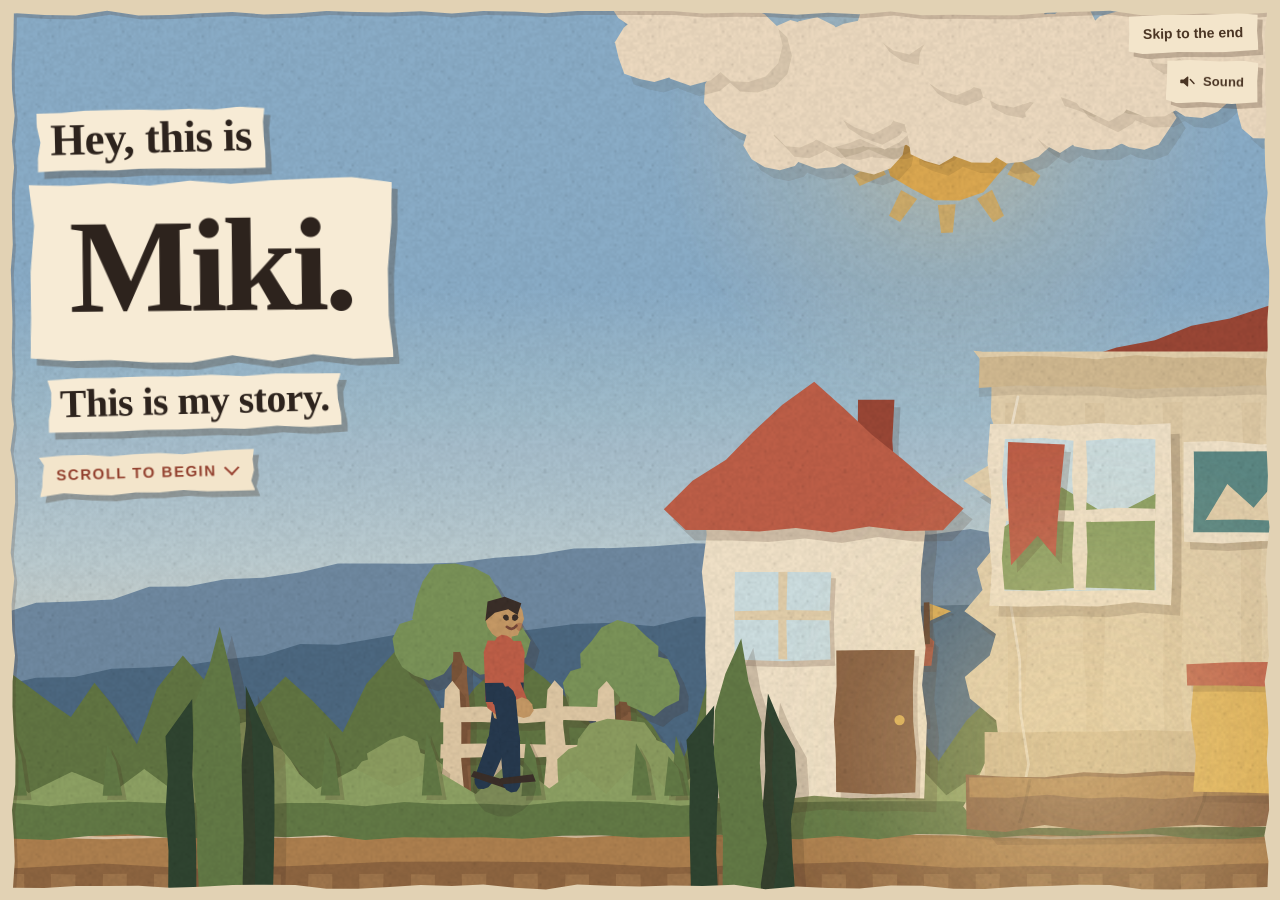
<file: v2/c/index.html>
<!doctype html>
<html lang="en">
<head>
<meta charset="utf-8">
<meta name="viewport" content="width=device-width, initial-scale=1, viewport-fit=cover">
<meta name="color-scheme" content="light">
<title>Miki Ovshievich</title>
<style>
/* ---------------------------------------------------------------
   THE JOURNEY, paper cutout.
   Every scene element is a flat paper shape with a hand cut edge.
   Depth = layered sheets, each casting a solid OFFSET shadow.
   No filter: blur anywhere. Softness lives in gradients only.

   TYPE DECISION
   display: a warm old style serif, set heavy and tight, letters
            blocked onto torn paper strips. This is the "cut from a
            magazine" voice and it carries every headline.
   body:    the system sans, at 18px and up, on wider torn strips.
   chips:   the same sans, small caps, on a small paper tag.
   The two voices never swap jobs.
   --------------------------------------------------------------- */

:root{
  --display:"Iowan Old Style","Palatino Linotype","Book Antiqua",Palatino,Georgia,"Times New Roman",serif;
  --body:ui-sans-serif,-apple-system,BlinkMacSystemFont,"Segoe UI",Roboto,Helvetica,Arial,sans-serif;
  /* season drift: painters read these, the engine blends them */
  --leaf:#7d9a5c; --gr2:#8ea364; --gr3:#637a46;
}
*,*::before,*::after{box-sizing:border-box}
html,body{margin:0;padding:0}
html{height:100%;overflow:hidden;background:#e2d2b4}
body{
  height:100%;
  overflow:hidden;
  background:#e2d2b4;
  color:#3a2e28;
  font:400 16px/1.45 var(--body);
  -webkit-font-smoothing:antialiased;
}
/* The story scrolls INSIDE one container, so the document itself never
   moves. The set is a sticky pane at the top of that container. This is
   what makes a ?p= deep link exact: the engine reads scrollTop, sets
   scrollTop, and the picture is always painted at the page origin. */
.scroll{position:fixed;inset:0;z-index:1;overflow-y:auto;overflow-x:hidden;
  overscroll-behavior:contain;background:#e2d2b4;-webkit-overflow-scrolling:touch}
.scroll:focus{outline:none}
.scroll:focus-visible{outline:3px solid #2a3f57;outline-offset:-3px}
.sticky{position:sticky;top:0;height:100vh;height:100svh;overflow:hidden;background:#e2d2b4}
.spacer{width:1px;pointer-events:none}
.backdrop{position:absolute;inset:0;background:#e2d2b4;z-index:0}

/* ---------- paper swatches, one place, used by every SVG piece ---------- */
.f-cream {fill:#f3e5cb} .f-cream2{fill:#e5d2ae} .f-cream3{fill:#d3bb92}
.f-kraft {fill:#c89b66} .f-kraft2{fill:#b0824f} .f-kraft3{fill:#8f6641}
.f-brown {fill:#8a6142} .f-brown2{fill:#65442d} .f-ink  {fill:#3a2e28}
.f-red   {fill:#c05f48} .f-red2  {fill:#9b4736}
.f-blue  {fill:#7290ab} .f-blue2 {fill:#4d6c88} .f-blue3{fill:#37536d} .f-blue4{fill:#26394f}
.f-green {fill:#8ea364} .f-green2{fill:var(--gr2)} .f-green3{fill:var(--gr3)} .f-green4{fill:#2f4530}
.f-gold  {fill:#e0b256} .f-plum  {fill:#7c5f80} .f-teal {fill:#5d8a86}
.f-leaf  {fill:var(--leaf)}
.f-glass {fill:#cfe1e4} .f-screen{fill:#dfe9cf}
.f-slate {fill:#5b5f6b} .f-snow{fill:#eef1f2}

/* the offset paper shadow: solid, translated, never blurred */
.psh{fill:#4a3524;opacity:.2}
.psh-l{fill:#4a3524;opacity:.115}
/* the pale core a torn paper edge shows */
.core{fill:none;stroke:#fdf6e6;stroke-width:1.8;stroke-linecap:round;opacity:.6}

/* in world signage: the same two voices as the UI text */
.sgn{font-family:var(--display);font-weight:800;letter-spacing:-.012em}
.sgb{font-family:var(--body);font-weight:600;letter-spacing:.01em}

/* ---------- the stage that holds the whole diorama ----------
   The set is built at a fixed size, so past about 1920px the stage stops
   growing and stands centred on the paper backdrop, the same way the tall
   phone letterband works. Stretching it instead would push the camera
   past the opening scene before the reader had read a word. */
.stage{position:absolute;left:0;right:0;top:0;bottom:0;isolation:isolate;background:#b48557;overflow:hidden;z-index:1}
.diorama{position:absolute;inset:0;isolation:isolate}
.skyfill{position:absolute;inset:0;background:linear-gradient(180deg,
  var(--sky-a,#8fb6cf) 0%, var(--sky-a,#8fb6cf) 32%,
  var(--sky-b,#bcd6dd) 62%, var(--sky-c,#f0dcb8) 100%)}

/* deliberately NOT isolated: the back tint that lives inside it has to
   blend against the sky wash painted behind the world, or a multiply
   over transparent paper would come out as a flat slab of colour */
.world{position:absolute;inset:0}
.layer{position:absolute;inset:0;transform:translate3d(0,0,0)}
/* every sheet is scenery. A painted sheet is wider than the paper on it,
   so without this the topmost layer would sit over every pinned artifact
   and swallow the click that belongs to the link underneath. */
.sheetsvg{position:absolute;overflow:visible;pointer-events:none}
.scenegrp.off{display:none}
/* a far band belongs to its own stretch of world. When the camera leaves
   that stretch the band is faded out like a stagehand pulling a flat,
   instead of trailing behind the traveller for the rest of the story. */
.scenegrp.dim{opacity:0}
.world.tr .scenegrp{transition:opacity .34s linear}
html.rm .world.tr .scenegrp{transition:none}

/* light: warm lamp pools, radial gradients, each under a literal lamp */
.glows{position:absolute;inset:0;pointer-events:none}
.glow{position:absolute;border-radius:50%;pointer-events:none}
.g-night{opacity:calc(var(--night,0) * var(--str,.8))}
.g-day{opacity:calc((1 - var(--night,0)) * var(--str,.8))}
.g-any{opacity:var(--str,.8)}
/* "home" pools wait for the enter beat: warm only once somebody is
   in, and only as deep as the night is. The fade runs on CSS time,
   so the windows come on after the scroll loop has parked. */
.g-home{opacity:0;transition:opacity 1.6s ease .25s}
.home .g-home{opacity:calc(var(--night,0) * var(--str,.8))}
.rm .g-home{transition:none}
/* the going-to-bed play. Everything below waits for .home and runs on
   CSS clocks counted from the moment the family steps inside: the
   windows warm first, the chimney starts to breathe, two small heads
   climb into the upstairs pane and watch the night for a while, sink
   away to bed, the upstairs light goes out, and sleep letters drift
   up past the roof. Scrolling back strips .home and the whole evening
   rewinds to nothing. Reduced motion keeps the warm windows and skips
   the play entirely. */
.kidpeek,.babypeek{transform:translateY(42px)}
.home .kidpeek{animation:peek 4.6s cubic-bezier(.34,1.3,.4,1) 2.2s both}
.home .babypeek{animation:peek 4.2s cubic-bezier(.34,1.3,.4,1) 2.9s both}
@keyframes peek{0%{transform:translateY(42px)}14%{transform:translateY(0)}
  78%{transform:translateY(0)}100%{transform:translateY(42px)}}
.home .g-up{animation:lightout 1.6s ease 7.8s both}
@keyframes lightout{to{opacity:.07}}
.puff{opacity:0}
.home .puff{animation:puffup 5.4s linear 1.6s infinite}
.home .p2{animation-delay:3.4s}
.home .p3{animation-delay:5.2s}
@keyframes puffup{0%{opacity:0;transform:translateY(16px)}
  25%{opacity:.5}65%{opacity:.26}100%{opacity:0;transform:translateY(-26px)}}
.zz{opacity:0}
.home .zz{animation:zdrift 3.6s ease-in 9.4s infinite}
.home .z2{animation-delay:10.1s}
.home .z3{animation-delay:10.8s}
@keyframes zdrift{0%{opacity:0;transform:translateY(12px)}
  30%{opacity:.85}100%{opacity:0;transform:translateY(-26px)}}
.rm .kidpeek,.rm .babypeek,.rm .puff,.rm .zz,.rm .g-up{animation:none}

/* Night is TWO sheets, not one.

   A single tint over the whole diorama made dusk read as dusk, but it
   also put the man, his desk, his screen and every pinned clipping
   under the same blue as the hills three miles behind them. Paper does
   not work that way: at night the far country goes flat and cold while
   the thing under the lamp, in your hands, stays its own colour.

   So the deep tint (.tint-b) is mounted INSIDE the world, under the
   ground layer, and it darkens sky bands, far bands, mid and near only.
   The light tint (.tint) still covers everything -- but it is now weak,
   just enough to keep hero, ground, artifacts and foreground of a piece
   with the hour without draining them. The two multiply together over
   the background, which is why the far distance ends up exactly where
   it always was, and the key art ends up bright.

   The pair is chosen so that TINT_B x TINT / 255 == the single tint this
   set was lit by before. Change one and you must change the other. */
.tint{position:absolute;inset:0;mix-blend-mode:multiply;background:#fff;pointer-events:none}
.tint-b{position:absolute;inset:0;mix-blend-mode:multiply;background:#fff;pointer-events:none}

.sky-lights{position:absolute;inset:0;pointer-events:none}
.celestwrap{position:absolute;inset:0}
.celest{position:absolute;width:0;height:0}
#sunBox{left:74%;top:12%}
/* the disc is repainted as the light drops, so a low sun stays warm
   under the dusk tint instead of going grey in the corner */
#sun path{fill:var(--sunfill,#e2b355)}
#moonBox{left:19%;top:14%}
.celest svg,.celest .halo{position:absolute;overflow:visible}
.halo{border-radius:50%}
.stars{position:absolute;inset:0;opacity:var(--star-op,0)}

/* paper grain, one generated tile */
.grain{position:absolute;inset:0;mix-blend-mode:multiply;opacity:.4;
  background-image:var(--grain);background-size:150px 150px;pointer-events:none}

/* the proscenium: one cut paper sheet framing the set */
.frame{position:absolute;inset:0;pointer-events:none;overflow:visible}
.frame path{fill:#e2d2b4}
.frame .fsh{fill:#4a3524;opacity:.2}

/* ---------- hero puppet ----------
   Every joint group rotates around a pivot that sits INSIDE its own
   paper, and a joint disc is centred on that exact pivot, so no angle
   can pull a limb off the body. Arms and head ride inside the torso
   group; legs pivot on the same point the torso does. */
.heroWrap{position:absolute;left:0;top:0;width:0;height:0;overflow:visible;pointer-events:none}
.hero{position:absolute;overflow:visible;left:0;top:0}
.hero g{transform-box:view-box}
/* the picture house name, slid back along its own canopy when the stage
   is the narrow band a phone gets. The units are world units, because a
   transform on a node inside the sheet svg is read in the user space of
   that svg and every sheet is cut in world units. */
.lb .mqt{transform-box:view-box;transform:translateX(-215px)}
.hero .rig  {transform:translate(0,var(--by,0px)) rotate(var(--rr,0deg))}
.hero .torso{transform:rotate(var(--ta,0deg))}
.hero .head {transform:rotate(var(--ha,0deg))}
.hero .armB {transform:rotate(var(--a2,0deg))}
.hero .armF {transform:rotate(var(--a1,0deg))}
.hero .legB {transform:rotate(var(--l2,0deg))}
.hero .legF {transform:rotate(var(--l1,0deg))}
.hero .shB  {transform:rotate(var(--s2,0deg))}
.hero .shF  {transform:rotate(var(--s1,0deg))}
.hero .fArmB{transform:rotate(var(--e2,0deg))}
.hero .fArmF{transform:rotate(var(--e1,0deg))}
.hero{display:none;width:100%;height:100%}
.hero.on{display:block}
.hero.enter{animation:puppetIn .5s cubic-bezier(.22,1.1,.36,1) both}
.hero.leave{animation:puppetOut .3s cubic-bezier(.4,0,.9,.4) both}
/* the door shuts. gone holds the last frame of puppetOut, so the
   family that walked the whole road leaves the paper the way every
   puppet before them left it, and stays inside until the reader backs
   out of the doorway. Slower than leave: a doorstep, not an exit. The
   reduced-motion block kills the animation, so gone falls back to a
   plain opacity for that reader. */
.hero.gone{animation:puppetOut .55s cubic-bezier(.55,0,.8,.6) both}
.rm .hero.gone{opacity:0}
@keyframes puppetIn{
  0%{opacity:0;translate:0 -46px;rotate:-7deg}
  58%{opacity:1;translate:0 4px;rotate:2.5deg}
  100%{opacity:1;translate:0 0;rotate:0deg}
}
@keyframes puppetOut{
  0%{opacity:1;translate:0 0;rotate:0deg}
  100%{opacity:0;translate:0 30px;rotate:6deg}
}

/* ---------- ambient: ONE narrative cycle per scene ----------
   Nothing here is infinite. A cycle starts when its scene group goes
   live and it ends. Leaving and re-entering the scene plays it again,
   which is exactly one beat of stop motion per visit. */
.scenegrp.live .a-cloud {animation:railA 13s cubic-bezier(.33,0,.25,1) both}
.scenegrp.live .a-cloud2{animation:railB 17s cubic-bezier(.33,0,.25,1) both}
@keyframes railA{from{transform:translate(0,0) rotate(0deg)}to{transform:translate(52px,-7px) rotate(1.2deg)}}
@keyframes railB{from{transform:translate(0,0) rotate(.6deg)}to{transform:translate(-44px,6px) rotate(-.9deg)}}
/* the beige CRT wakes up once, then holds its steady glow */
.scenegrp.live .a-wake{animation:wake 2.6s steps(1,end) both}
@keyframes wake{0%{fill:#cfd6c4}22%{fill:#f2f4de}34%{fill:#d8ddc8}46%,100%{fill:#e7edd6}}
/* the modem handshakes once, then the line is up */
.scenegrp.live .a-led{animation:led 3.4s steps(1,end) both}
@keyframes led{0%{fill:#8d6a4e}18%{fill:#e2b256}30%{fill:#8d6a4e}42%{fill:#e2b256}54%{fill:#8d6a4e}66%,100%{fill:#c05f48}}
.scenegrp.live .a-crt{animation:crt 2.4s steps(1,end) both}
@keyframes crt{0%{fill:#b9c4a6}26%{fill:#eef3d8}44%,100%{fill:#dfe9cf}}
/* one wave set rocks in and settles */
.scenegrp.live .a-wave1{animation:waveA 11s cubic-bezier(.4,0,.3,1) both}
.scenegrp.live .a-wave2{animation:waveB 14s cubic-bezier(.4,0,.3,1) both}
@keyframes waveA{from{transform:translate(0,0)}to{transform:translate(26px,-3px)}}
@keyframes waveB{from{transform:translate(0,0)}to{transform:translate(-22px,3px)}}
/* the game cards: cut-paper homages that rise past the boy at the
   screen, one after another, and are gone. Three passes, then still --
   nothing on this street loops for ever. */
/* The step is a sixth of the cycle, so the two cards that share a column
   sit exactly half a cycle apart, and the visible window is cut to 44%
   of the cycle. Two cards in one column can therefore never be on the
   paper at the same instant, in any pass, and the column is only ever
   empty for a third of a second. */
.scenegrp.live .a-card{animation:cardPop 5.4s cubic-bezier(.34,0,.3,1) 3 both}
.scenegrp.live .a-card.d1{animation-delay:.9s}
.scenegrp.live .a-card.d2{animation-delay:1.8s}
.scenegrp.live .a-card.d3{animation-delay:2.7s}
.scenegrp.live .a-card.d4{animation-delay:3.6s}
.scenegrp.live .a-card.d5{animation-delay:4.5s}
/* translate only. A css rotate or scale on a plain svg group turns about
   the origin of the whole sheet, not the middle of the card, so the tilt
   is cut into the paper by the painter instead. */
@keyframes cardPop{
  0%  {opacity:0;transform:translate(0,30px)}
  4%  {opacity:0;transform:translate(0,26px)}
  11% {opacity:1;transform:translate(0,16px)}
  38% {opacity:1;transform:translate(0,-16px)}
  48% {opacity:0;transform:translate(0,-28px)}
  100%{opacity:0;transform:translate(0,-28px)}}
/* the tablet in the winter room lights up once */
.scenegrp.live .a-spark{animation:sparkUp 3.2s steps(1,end) both}
@keyframes sparkUp{0%{opacity:0}30%{opacity:.5}52%{opacity:1}100%{opacity:1}}
/* the elevated train pulls through once */
.scenegrp.live .a-train{animation:trainGo 9s cubic-bezier(.35,0,.3,1) both}
@keyframes trainGo{from{transform:translate(-190px,0)}to{transform:translate(210px,0)}}
/* stars: one shared shimmer pass, then steady */
.stars.live .a-tw{animation:tw 5.2s steps(1,end) both}
@keyframes tw{0%{opacity:.45}34%{opacity:1}52%{opacity:.6}70%,100%{opacity:1}}

/* ---------- UI: crisp, never pixelated, always above the tint ---------- */
.ui{position:absolute;inset:0;pointer-events:none;z-index:5;overflow:hidden}
.ui a,.ui button{pointer-events:auto}

.skip{
  position:absolute;top:max(14px,env(safe-area-inset-top));right:max(22px,env(safe-area-inset-right));
  z-index:9;pointer-events:auto;
  display:inline-block;padding:9px 15px 10px;
  font-family:var(--body);font-size:14px;font-weight:650;text-decoration:none;color:#4a3524;
  background:#f3e5cb;rotate:-1.1deg;
  clip-path:polygon(1% 4%,26% 1%,58% 3%,84% 0%,100% 5%,99% 46%,100% 94%,72% 99%,38% 96%,12% 100%,0% 92%,1% 48%);
}
.skipsh{
  position:absolute;top:max(14px,env(safe-area-inset-top));right:max(22px,env(safe-area-inset-right));
  z-index:8;pointer-events:none;background:#4a3524;opacity:.26;rotate:-1.1deg;
  translate:5px 5px;padding:9px 15px 10px;font-family:var(--body);font-size:14px;font-weight:650;color:transparent;
  clip-path:polygon(1% 4%,26% 1%,58% 3%,84% 0%,100% 5%,99% 46%,100% 94%,72% 99%,38% 96%,12% 100%,0% 92%,1% 48%);
}
.skip:hover{background:#fbf1dc}
.skip:focus-visible,.plain:focus-visible,.sr a:focus,.ui a:focus-visible{outline:3px solid #2a3f57;outline-offset:3px}

/* =====================================================================
   THE SOUND TAG
   A second paper chip, cut from the same sheet as the skip tag and hung
   just under it. It is off when the page opens and it remembers nothing:
   the room is silent until somebody asks for it, every time.
   ===================================================================== */
.snd{
  position:absolute;top:calc(max(14px,env(safe-area-inset-top)) + 46px);
  right:max(22px,env(safe-area-inset-right));
  z-index:9;pointer-events:auto;
  display:inline-flex;align-items:center;gap:7px;min-height:44px;
  padding:9px 14px 10px 12px;
  font-family:var(--body);font-size:13px;font-weight:650;letter-spacing:.01em;
  color:#4a3524;background:none;border:0;cursor:pointer;rotate:1.2deg;
  -webkit-appearance:none;appearance:none;-webkit-tap-highlight-color:transparent;
}
.snd-sh,.snd-fc{position:absolute;inset:0;
  clip-path:polygon(1% 4%,26% 1%,58% 3%,84% 0%,100% 5%,99% 46%,100% 94%,72% 99%,38% 96%,12% 100%,0% 92%,1% 48%)}
.snd-sh{background:#4a3524;opacity:.26;translate:5px 5px}
.snd-fc{background:#f3e5cb}
.snd:hover .snd-fc{background:#fbf1dc}
.snd:focus-visible{outline:3px solid #2a3f57;outline-offset:3px}
.snd-ic{position:relative;width:18px;height:18px;flex:none;overflow:visible}
.snd-lb{position:relative}
.snd-cone{fill:currentColor}
.snd-w,.snd-cut{fill:none;stroke:currentColor;stroke-width:1.9;stroke-linecap:round}
.snd-w{opacity:0}
/* on: the cut closes up and the two arcs are let out */
.snd[aria-pressed="true"]{color:#93412f}
.snd[aria-pressed="true"] .snd-cut{opacity:0}
.snd[aria-pressed="true"] .snd-w{opacity:1}
/* the label is a luxury on a phone; the cut speaker says it all */
@media (max-width:560px){ .snd{padding:12px;gap:0} .snd-lb{display:none} }
/* nowhere to send the sound: take the tag away rather than hang a
   button that cannot do anything */
.snd.off{display:none}

.plain{
  position:absolute;top:max(14px,env(safe-area-inset-top));left:max(14px,env(safe-area-inset-left));
  z-index:9;pointer-events:auto;display:none;
  padding:9px 15px 10px;font-family:var(--body);font-size:14px;font-weight:650;color:#4a3524;text-decoration:none;
  background:#f3e5cb;rotate:.9deg;
  clip-path:polygon(1% 4%,26% 1%,58% 3%,84% 0%,100% 5%,99% 46%,100% 94%,72% 99%,38% 96%,12% 100%,0% 92%,1% 48%);
}
html.rm .plain{display:inline-block}

/* =====================================================================
   INTEGRAL TEXT
   A caption is not a card. It is a stack of torn paper strips blocked
   into the negative space of its own scene: a paper tag for the year,
   display letters cut onto one strip per line, and a wider strip for
   the body. Each strip carries its own solid offset cut shadow.
   ===================================================================== */
.capw{position:absolute;left:0;top:0;width:max-content;max-width:var(--mw,600px);
  opacity:0;visibility:hidden;translate:0 15px;rotate:var(--tilt,-1deg);
  transition:opacity .42s ease,translate .5s cubic-bezier(.2,.7,.3,1),visibility 0s linear .5s}
/* the closing card must not pop. It rises on a long slow drift while
   the family is still walking, so the last words arrive the way the
   evening does: gradually, and from a little further down. This rule
   sits BEFORE .capw.on so that .on can still zero the delays when the
   card shows: swap the order and the card hides through its whole
   fade, then snaps in, which is the pop again. */
.capw.slow{translate:0 34px;
  transition:opacity 1.6s ease,translate 1.9s cubic-bezier(.22,.61,.25,1),visibility 0s linear 1.9s}
.capw.on{opacity:1;visibility:visible;translate:0 0;transition-delay:0s,0s,0s}

.strip{position:relative;display:block;width:max-content;max-width:100%;rotate:var(--rot,0deg)}
.strip .sh{position:absolute;inset:0;background:#4a3524;opacity:.3;translate:6px 7px;clip-path:var(--tear)}
.strip .fc{position:relative;display:block;background:#f7ebd5;color:#2d231d;clip-path:var(--tear)}

/* The three sizes below are cut against the height of the window and not
   its width alone. The scene is drawn from the ground line up, and that
   line stands at 962 on a 1080-tall screen and at 696 on an 800-tall one:
   266px of sky and wall leave the frame while a width-only clamp keeps the
   words the same size, so the art climbs into the paper. The vh term holds
   the block to the same share of the picture at every height, and each one
   is set so that a 1080-tall screen still lands on the old maximum and
   nothing there moves. The lower bound is untouched: the phone band is
   narrow, not short, so it stays on the vw term. */

/* year / place plaque: a painted board nailed into the scene, cut and
   lettered like the shop signs, never a small interface tag. Two cream
   nail heads and a keyline are painted inside the torn silhouette. */
.cp{margin:0 0 13px 4px}
.cp .fc{font-family:var(--display);font-size:clamp(22px,min(2.35vw,3vh),32px);font-weight:800;
  letter-spacing:.055em;text-transform:uppercase;padding:9px 26px 12px;color:#fdf5e6;
  background:
    radial-gradient(circle at 13px 52%, #f0dcb8 0 2.4px, rgba(0,0,0,0) 2.7px),
    radial-gradient(circle at calc(100% - 13px) 52%, #f0dcb8 0 2.4px, rgba(0,0,0,0) 2.7px),
    #93412f;
  box-shadow:inset 0 0 0 3px #93412f, inset 0 0 0 5px #f0dcb8}
.cp .sh{opacity:.36}

/* display headline: one strip per line, hand placed.
   The size is a variable with the house clamp as its default, so a
   caption that has to hold a long sentence on ONE line can be cut
   smaller by hand without touching any other headline in the story. */
.hl{margin:0 0 7px}
.hl .fc{font-family:var(--display);font-weight:800;
  font-size:var(--hl-fs, clamp(30px,min(4.5vw,5.6vh),60px));line-height:1.02;letter-spacing:-.022em;
  padding:.2em .34em .26em;max-width:calc(100vw - 28px)}
.capw.big .hl .fc{font-size:var(--hl-fs, clamp(34px,6.4vw,86px))}
/* a headline set as one unbreakable line: it shrinks, it never wraps */
.hl.one .fc{white-space:nowrap}

/* the signature: a small scrap, hand-set, torn off the closing line */
.sig{margin:10px 0 0 26px}
.sig .fc{font-family:var(--display);font-weight:800;font-style:italic;
  font-size:clamp(21px,min(2.1vw,2.7vh),30px);letter-spacing:.01em;
  padding:.24em .6em .3em;color:#4a3524;background:#f3e5cb}
.capw.dark .sig .fc{background:#2b2839;color:#f4e8d0}

/* body: a wider strip, ruled like a note pad */
.bd{margin:12px 0 0 8px;width:var(--bw,520px);max-width:calc(100vw - 28px)}
.bd .fc{font-family:var(--body);font-size:clamp(18px,min(1.6vw,2.05vh),22px);line-height:1.5;
  font-weight:450;letter-spacing:-.004em;padding:17px 23px 20px;
  background:repeating-linear-gradient(180deg,rgba(70,105,140,0) 0 32px,rgba(70,105,140,.1) 32px 33px),#f7ebd5}
.bd .fc p{margin:0}
.bd .fc p + p{margin-top:.6em}

/* contact tags on the last strip */
.lnks{margin:16px 0 0 6px;display:flex;flex-wrap:wrap;gap:10px;max-width:calc(100vw - 28px)}
.lnk{position:relative;display:inline-block;rotate:var(--rot,0deg)}
.lnk .sh{position:absolute;inset:0;background:#4a3524;opacity:.3;translate:5px 6px;clip-path:var(--tear)}
.lnk a{position:relative;display:block;text-decoration:none;clip-path:var(--tear);
  font-family:var(--body);font-size:clamp(18px,1.3vw,20px);font-weight:650;
  padding:11px 18px 13px;background:#f3e5cb;color:#3a2e28}
.lnk a:hover{background:#fdf5e2}

/* night scenes flip the paper: dark stock, pale ink */
.capw.dark .strip .fc{background:#2b2839;color:#f4e8d0}
.capw.dark .bd .fc{background:repeating-linear-gradient(180deg,rgba(230,240,255,0) 0 32px,rgba(230,240,255,.09) 32px 33px),#2b2839}
.capw.dark .cp .fc{color:#2a2118;
  background:
    radial-gradient(circle at 13px 52%, #4a3524 0 2.4px, rgba(0,0,0,0) 2.7px),
    radial-gradient(circle at calc(100% - 13px) 52%, #4a3524 0 2.4px, rgba(0,0,0,0) 2.7px),
    #e0b256;
  box-shadow:inset 0 0 0 3px #e0b256, inset 0 0 0 5px #6b4a22}
.capw.dark .strip .sh{background:#120f1c;opacity:.42}

/* the title moment: same paper family, bigger scissors */
.titw .hl .fc{font-size:clamp(40px,8vw,104px);letter-spacing:-.035em;padding:.16em .3em .22em}
/* the opening is set like a title card: a small line in, the name cut
   large, then the promise. Three sizes, one block, no scroll needed. */
.titw .hl.t1 .fc{font-size:clamp(24px,3.5vw,45px);letter-spacing:-.012em}
.titw .hl.t2 .fc{font-size:clamp(56px,10.4vw,134px)}
.titw .hl.t3 .fc{font-size:clamp(23px,3.1vw,41px);letter-spacing:-.012em}
.titw .hl.t1{margin-left:10px}
.titw .hl.t3{margin:11px 0 0 16px}
.hint{margin:20px 0 0 6px;position:relative;display:inline-block;rotate:-.6deg}
.hint .sh{position:absolute;inset:0;background:#4a3524;opacity:.3;translate:5px 6px;clip-path:var(--tear)}
.hint .fc{position:relative;display:flex;align-items:center;gap:10px;clip-path:var(--tear);
  font-family:var(--body);font-size:15px;font-weight:750;letter-spacing:.1em;text-transform:uppercase;
  padding:10px 17px 11px;background:#f3e5cb;color:#93412f}
.arrow{display:inline-block;width:11px;height:11px;border-right:2.6px solid #9b4736;border-bottom:2.6px solid #9b4736;
  rotate:45deg;translate:0 -2px}
/* three nudges and it stops. Nothing on this page loops for ever. */
.capw.on .arrow{animation:nudge 2.1s ease-in-out 3 both}
@keyframes nudge{0%,100%{translate:0 -2px}50%{translate:3px 1px}}

/* =====================================================================
   ARTIFACTS
   Real screens and real clippings, pinned into the set as objects: a
   torn cream mount, two strips of paper tape, and a small cut tag that
   says the thing opens somewhere else. Every one is a link. They are
   placed low in the frame, under the height any caption ever reaches.
   ===================================================================== */
.arts{position:absolute;inset:0;transform:translate3d(0,0,0)}
/* the lit sheets hang in front of the dusk wash, so this layer covers
   the whole box. It must stay transparent to the mouse or it would
   take the clicks meant for the clippings behind it. */
.arts.lit{pointer-events:none}
.art{position:absolute;display:block;text-decoration:none;color:inherit;
  cursor:pointer;rotate:var(--tilt,0deg);pointer-events:auto;
  transition:translate .2s cubic-bezier(.2,.7,.3,1)}
.art-sh{position:absolute;inset:0;background:#4a3524;opacity:.28;translate:7px 8px;
  clip-path:var(--tear)}
.art-fc{position:absolute;inset:0;background:#f7ebd5;clip-path:var(--tear);
  padding:var(--pad,8px);overflow:hidden}
.art-fc img{display:block;width:100%;height:100%;object-fit:cover;object-position:50% 0}
.art:hover{translate:0 -5px}
.art-leg{position:absolute;left:50%;top:100%;width:11px;height:var(--leg,0px);
  margin-left:-5px;background:#7a5c3c;
  clip-path:polygon(6% 0,94% 2%,88% 100%,14% 98%)}
.art-leg::after{content:"";position:absolute;inset:0;background:#4a3524;opacity:.2;
  translate:5px 4px;clip-path:polygon(6% 0,94% 2%,88% 100%,14% 98%)}
.art:focus-visible{outline:3px solid #2a3f57;outline-offset:4px}
/* a sheet that belongs to a later beat. It is cut out of the picture
   until the reader reaches the words that earn it, then it is pinned up
   on the same fade the captions use, so the two arrive as one move */
.art.late{opacity:0;visibility:hidden;
  transition:translate .2s cubic-bezier(.2,.7,.3,1),opacity .42s ease,visibility 0s linear .42s}
.art.late.up{opacity:1;visibility:visible;transition-delay:0s,0s,0s}

/* paper tape, torn at both ends */
.art-tape{position:absolute;width:30%;min-width:36px;height:16px;background:#efe3c6;opacity:.88}
.art-tape.t1{left:-6%;top:-8px;rotate:-8deg;clip-path:polygon(0% 14%,100% 0%,100% 86%,0% 100%)}
.art-tape.t2{right:-6%;bottom:-8px;rotate:-7deg;clip-path:polygon(0% 0%,100% 15%,100% 100%,0% 85%)}

/* the small cut tag: the words, then a drawn arrow, no glyph font */
.art-open{position:absolute;right:-7px;bottom:-14px;display:flex;align-items:center;gap:6px;
  padding:4px 10px 5px;background:#93412f;color:#fdf5e6;clip-path:var(--tear2);
  font-family:var(--body);font-size:var(--os,11px);font-weight:800;letter-spacing:.11em;
  text-transform:uppercase;white-space:nowrap}
.oa{display:inline-block;width:7px;height:7px;translate:0 1px;rotate:45deg;
  border-top:2.2px solid #fdf5e6;border-right:2.2px solid #fdf5e6}

/* a news clipping is typography, not a screenshot: masthead, rule, headline */
.art.clip .art-fc{background:#efe6d2;display:flex;flex-direction:column;
  padding:var(--pad,10px) calc(var(--pad,10px) + 2px)}
.cl-m{font-family:var(--body);font-size:var(--ms,11px);font-weight:800;letter-spacing:.15em;
  text-transform:uppercase;color:#93412f;border-bottom:2px solid #4a3524;
  padding-bottom:5px;margin-bottom:7px;white-space:nowrap;overflow:hidden}
.cl-h{font-family:var(--display);font-size:var(--fs,17px);line-height:1.13;font-weight:800;
  letter-spacing:-.016em;color:#241d19}

/* a prop is a drawn cutout, not a link: nothing to open, nothing to hover */
.art.prop{cursor:default;pointer-events:none}
.art.prop:hover{translate:0 0}
.art.prop .art-fc{padding:0;background:#f4e8d0}
.art.prop .art-fc svg{display:block;width:100%;height:100%}

/* a hero shot is the product itself, so it is never cropped: the whole
   frame is shown, on a paper mat cut to the same aspect */
.art.shot .art-fc{background:#e7d9ba;padding:var(--pad,9px)}
.art.shot .art-fc img{object-fit:contain;object-position:50% 50%}

/* the trailer: the film's own still behind a cut play tab. The window is
   cut to the still's own 16:9, so the picture is shown whole and at full
   strength, the way any player shows it before the press. The frame is
   only ever built on a click, so no player loads until the reader asks. */
.art.video .art-fc{padding:0;background:#171326}
.art.video .art-fc img{object-fit:cover;object-position:50% 50%}
.art.video iframe{display:block;width:100%;height:100%;border:0}
.art-play{position:absolute;left:50%;top:50%;translate:-50% -50%;
  display:flex;align-items:center;justify-content:center;
  width:26%;min-width:64px;aspect-ratio:1.42;background:#f3e5cb;clip-path:var(--tear2)}
.art-play i{width:0;height:0;translate:12% 0;
  border-left:1.6em solid #93412f;border-top:1.05em solid transparent;
  border-bottom:1.05em solid transparent;font-size:min(2.2vw,15px)}
.art.video:hover .art-play{background:#fdf5e6}

/* screen reader story: the whole arc, independent of scroll */
.sr{position:absolute;width:1px;height:1px;overflow:hidden;clip-path:inset(50%)}
.sr a:focus{position:fixed;left:12px;top:64px;width:auto;height:auto;clip-path:none;
  padding:9px 13px;background:#f3e5cb;z-index:20}

.nojs{position:fixed;z-index:40;;left:0;right:0;top:0;padding:14px 18px;background:#f3e5cb;color:#3a2e28;
  font-size:16px;z-index:30;text-align:center}
#metrics{display:none}

/* ---------- reduced motion: no lerp, no gait, no ambient ---------- */
@media (prefers-reduced-motion:reduce){
  .stage *,.ui *{animation:none !important;transition:none !important}
  .capw{opacity:1;visibility:visible;translate:0 0}
  .arrow{animation:none}
}
/* the first painted frame never dissolves: on load, and on a deep link,
   the picture and the opening words are simply there */
html.boot .capw,html.boot .strip,html.boot .scenegrp{transition:none !important}
html.boot .capw.on .arrow{animation:none}
html.rm .stage *,html.rm .ui *{animation:none !important;transition:none !important}
html.rm .capw{transition:none}

/* how far along the walk is: a hairline of brick red laid on the top
   edge of the paper. It says nothing until the title is left behind,
   and it never asks to be touched. */
.prog{
  position:absolute;z-index:34;top:0;left:0;height:5px;width:0%;
  background:rgba(155,71,54,.65);
  opacity:0;transition:opacity .6s ease;
  pointer-events:none;
}
.prog.on{opacity:1}

@media (max-width:700px){
  .capw{--mw:calc(100vw - 22px)}
  .bd{margin-left:4px}
  .bd .fc{padding:15px 18px 17px}
  .hl .fc{padding:.2em .3em .26em}
  .skip,.skipsh,.plain{font-size:13px;padding:8px 13px 9px}
}
</style>
</head>
<body>

<div class="scroll" id="scroll" tabindex="0">
<div class="sticky">

  <div class="backdrop" aria-hidden="true"><div class="grain" id="grainB"></div></div>

  <div class="prog" id="progBar" aria-hidden="true"></div>

  <span class="skipsh" aria-hidden="true">Skip to the end</span>
  <a class="skip" href="../../classic.html">Skip to the end</a>
  <a class="plain" href="../../classic.html">Prefer the plain page?</a>

  <button class="snd" id="sndTag" type="button" aria-pressed="false" aria-label="Ambient sound">
    <span class="snd-sh" aria-hidden="true"></span>
    <span class="snd-fc" aria-hidden="true"></span>
    <svg class="snd-ic" viewBox="0 0 24 24" aria-hidden="true" focusable="false">
      <path class="snd-cone" d="M4 9.5h3.6L12.4 5.4c.5-.4 1.3-.1 1.3.6v12c0 .7-.8 1-1.3.6L7.6 14.5H4c-.6 0-1-.4-1-1v-3c0-.6.4-1 1-1z"/>
      <path class="snd-w" d="M16.6 9.2c1.1 1.5 1.1 4.1 0 5.6"/>
      <path class="snd-w" d="M19.1 6.9c2.2 2.8 2.2 7.4 0 10.2"/>
      <path class="snd-cut" d="M16.4 9.4 L21.4 14.6"/>
    </svg>
    <span class="snd-lb">Sound</span>
  </button>

  <div class="stage" id="stage" aria-hidden="true">
    <div class="diorama">
      <div class="skyfill" id="skyfill"></div>
      <!-- sun, moon and stars are pinned to the back of the box, behind
           every sheet of paper, so a roofline or a shop sign passes in
           FRONT of them the way it would in a real cut paper set. -->
      <div class="sky-lights" id="skyLights">
        <div class="stars" id="starHost"></div>
        <div class="celestwrap" id="celestWrap">
          <div class="celest" id="sunBox"></div>
          <div class="celest" id="moonBox"></div>
        </div>
      </div>
      <div class="world" id="world"></div>
      <div class="tint" id="tint"></div>
      <div class="glows layer" id="glowLayer"></div>
    </div>
    <div class="grain" id="grain"></div>
    <svg class="frame" id="frame" aria-hidden="true"></svg>
  </div>

  <div class="ui" id="ui" aria-hidden="true"></div>

</div>
<div class="spacer" id="spacer"></div>
</div>

<main class="sr" id="srStory"></main>
<pre id="metrics" aria-hidden="true"></pre>

<noscript>
  <p class="nojs">This story needs JavaScript. <a href="../../classic.html">Read the plain version</a>.</p>
</noscript>

<script>
(function(){
"use strict";

/* =================================================================
   0. PAPER TOOLKIT
   Deterministic hand cut edges: polygon vertices jittered along the
   edge normal, seeded, so every reload cuts the paper the same way.
   ================================================================= */

var TAU = Math.PI * 2;
function rng(seed){ var a = seed >>> 0; return function(){
  a = a + 0x6D2B79F5 | 0;
  var t = Math.imul(a ^ a >>> 15, 1 | a);
  t = t + Math.imul(t ^ t >>> 7, 61 | t) ^ t;
  return ((t ^ t >>> 14) >>> 0) / 4294967296;
};}
function f(n){ return Math.round(n * 10) / 10; }
function lerp(a,b,t){ return a + (b - a) * t; }
function clamp(v,a,b){ return v < a ? a : v > b ? b : v; }
function smooth(a,b,v){ var t = clamp((v - a) / (b - a), 0, 1); return t * t * (3 - 2 * t); }

function cut(pts, amp, seed, maxSeg){
  var r = rng(seed), d = "", i, k;
  maxSeg = maxSeg || 30;
  for(i = 0; i < pts.length; i++){
    var a = pts[i], b = pts[(i + 1) % pts.length];
    var dx = b[0] - a[0], dy = b[1] - a[1], len = Math.hypot(dx, dy) || 1;
    var nx = -dy / len, ny = dx / len;
    var n = Math.max(1, Math.min(maxSeg, Math.round(len / 26)));
    if(i === 0) d += "M" + f(a[0]) + " " + f(a[1]);
    for(k = 1; k <= n; k++){
      var t = k / n;
      var j = (k === n) ? (r() - 0.5) * amp * 0.7 : (r() - 0.5) * 2 * amp;
      d += "L" + f(a[0] + dx * t + nx * j) + " " + f(a[1] + dy * t + ny * j);
    }
  }
  return d + "Z";
}
function rectPts(x,y,w,h){ return [[x,y],[x+w,y],[x+w,y+h],[x,y+h]]; }
function cutRect(x,y,w,h,amp,seed,maxSeg){ return cut(rectPts(x,y,w,h), amp, seed, maxSeg); }
function cutDisc(cx,cy,rad,amp,seed,n){
  var r = rng(seed), pts = [], i; n = n || 16;
  for(i = 0; i < n; i++){
    var a = i / n * TAU, rr = rad + (r() - 0.5) * 2 * amp;
    pts.push([cx + Math.cos(a) * rr, cy + Math.sin(a) * rr]);
  }
  return cut(pts, amp * 0.3, seed + 7, 1);
}
function cutLine(x1,y1,x2,y2,amp,seed,step){
  var r = rng(seed), dx = x2 - x1, dy = y2 - y1, len = Math.hypot(dx,dy) || 1;
  var nx = -dy/len, ny = dx/len, n = Math.max(2, Math.min(300, Math.round(len/(step||24))));
  var d = "M" + f(x1) + " " + f(y1), k;
  for(k = 1; k <= n; k++){
    var t = k/n, j = (r() - 0.5) * 2 * amp;
    d += "L" + f(x1 + dx*t + nx*j) + " " + f(y1 + dy*t + ny*j);
  }
  return d;
}
/* a stack of paths in one paper colour sharing ONE offset shadow */
function sheet(ds, cls, sx, sy, shCls){
  var s = "", i;
  if(sx || sy){
    var g = "";
    for(i = 0; i < ds.length; i++) g += '<path d="' + ds[i] + '"/>';
    s += '<g class="' + (shCls || "psh") + '" transform="translate(' + sx + ',' + sy + ')">' + g + "</g>";
  }
  for(i = 0; i < ds.length; i++) s += '<path class="' + cls + '" d="' + ds[i] + '"/>';
  return s;
}
function one(d, cls, sx, sy, shCls){ return sheet([d], cls, sx, sy, shCls); }

/* world signage. Two flat passes: a dark offset copy, then the face. */
function label(x, y, str, size, fam, fill, anchor){
  var c = 'text-anchor="' + (anchor || "middle") + '" font-size="' + size + '" class="' + (fam || "sgn") + '"';
  return '<text x="' + f(x + size * 0.05) + '" y="' + f(y + size * 0.07) + '" ' + c +
      ' fill="#3b2a1e" opacity=".33">' + str + "</text>" +
    '<text x="' + f(x) + '" y="' + f(y) + '" ' + c + ' fill="' + fill + '">' + str + "</text>";
}

/* torn edges for the HTML strips, as clip-path polygons */
function tearPoly(seed, ax, ay){
  var r = rng(seed), p = [], n, N = 9;
  for(n = 0; n <= N; n++) p.push([(n / N) * 100, r() * ay]);
  for(n = 1; n <= 3; n++) p.push([100 - r() * ax, (n / 4) * 100]);
  for(n = N; n >= 0; n--) p.push([(n / N) * 100, 100 - r() * ay]);
  for(n = 3; n >= 1; n--) p.push([r() * ax, (n / 4) * 100]);
  var s = [], i;
  for(i = 0; i < p.length; i++) s.push(f(p[i][0]) + "% " + f(p[i][1]) + "%");
  return "polygon(" + s.join(",") + ")";
}
var TEARS = [], ti;
for(ti = 0; ti < 8; ti++) TEARS.push(tearPoly(3100 + ti * 13, 1.5, 4.6));
var TEARS_S = [];
for(ti = 0; ti < 6; ti++) TEARS_S.push(tearPoly(3400 + ti * 17, 2.6, 9));

/* =================================================================
   PROPS
   Drawn paper keepsakes for the scenes that have no press. Each one
   is cut from the same palette as the world and is authored inside
   its own record sized viewBox, so the artifact chassis carries it
   with no extra rules. A prop says nothing the story has not said.
   ================================================================= */
var PROPS = {};

/* a six year old draws the machine that just arrived. Wax lines, no ruler */
PROPS.crayon = function(w, h){
  var o = "", st = function(d, col, sw){
    return '<path d="' + d + '" fill="none" stroke="' + col + '" stroke-width="' + f(sw) +
      '" stroke-linecap="round" stroke-linejoin="round" opacity=".9"/>';
  };
  /* sun, top right, with a fistful of rays */
  o += one(cutDisc(w * 0.85, h * 0.15, w * 0.075, 0.9, 4101, 13), "f-gold");
  var a, cx = w * 0.85, cy = h * 0.15, r0 = w * 0.105, r1 = w * 0.155;
  for(a = 0; a < 7; a++){
    var t = (a / 7) * Math.PI * 2 + 0.3;
    o += st("M" + f(cx + Math.cos(t) * r0) + " " + f(cy + Math.sin(t) * r0) +
      "L" + f(cx + Math.cos(t) * r1) + " " + f(cy + Math.sin(t) * r1), "#e0b256", w * 0.022);
  }
  /* the monitor, a happy box */
  o += st(cut(rectPts(w * 0.15, h * 0.22, w * 0.52, h * 0.38), 1.6, 4103, 9), "#4d6c88", w * 0.032);
  o += st(cut(rectPts(w * 0.22, h * 0.29, w * 0.38, h * 0.24), 1.1, 4105, 9), "#8ea364", w * 0.02);
  o += one(cutDisc(w * 0.31, h * 0.38, w * 0.022, 0.4, 4107, 9), "f-ink");
  o += one(cutDisc(w * 0.49, h * 0.38, w * 0.022, 0.4, 4109, 9), "f-ink");
  o += st("M" + f(w * 0.29) + " " + f(h * 0.45) + "Q" + f(w * 0.40) + " " + f(h * 0.53) +
    " " + f(w * 0.51) + " " + f(h * 0.45), "#c05f48", w * 0.026);
  /* stand and keyboard */
  o += st(cutLine(w * 0.41, h * 0.60, w * 0.41, h * 0.68, 0.7, 4111, 9), "#4d6c88", w * 0.028);
  o += st(cutLine(w * 0.30, h * 0.69, w * 0.52, h * 0.69, 0.7, 4113, 9), "#4d6c88", w * 0.028);
  o += st(cut(rectPts(w * 0.20, h * 0.75, w * 0.44, h * 0.10), 1.1, 4115, 9), "#4d6c88", w * 0.026);
  /* the floor of the room, and two scribbles that mean nothing at all */
  o += st(cutLine(w * 0.07, h * 0.92, w * 0.93, h * 0.92, 1.1, 4117, 14), "#8ea364", w * 0.026);
  o += st(cutLine(w * 0.72, h * 0.62, w * 0.86, h * 0.55, 1.4, 4119, 9), "#c05f48", w * 0.02);
  o += st(cutLine(w * 0.74, h * 0.72, w * 0.90, h * 0.70, 1.4, 4121, 9), "#7c5f80", w * 0.02);
  return o;
};

/* the bedroom wall poster of a teenage server that got to the top. the sheet
   is cream, not red, because this beat runs at night and a dark poster on a
   dark wall reads as a smudge. */
PROPS.gposter = function(w, h){
  var o = '<rect x="-2" y="-2" width="' + f(w + 4) + '" height="' + f(h + 4) + '" class="f-cream"/>';
  o += one(cutRect(0, 0, w, h * 0.19, 1.1, 4201), "f-red2");
  o += label(w / 2, h * 0.135, "ROLE PLAY SERVER", f(w * 0.078), "sgb", "#f3e5cb");
  o += label(w / 2, h * 0.605, "#1", f(w * 0.52), "sgn", "#9b4736");
  o += one(cutRect(w * 0.14, h * 0.675, w * 0.72, h * 0.016, 0.4, 4205), "f-kraft2");
  o += label(w / 2, h * 0.80, "IN THE", f(w * 0.145), "sgn", "#3a2e28");
  o += label(w / 2, h * 0.945, "WORLD", f(w * 0.145), "sgn", "#3a2e28");
  return o;
};

/* the stub from the one way flight, kept because it was the one way */
PROPS.boarding = function(w, h){
  var o = '<rect x="-2" y="-2" width="' + f(w + 4) + '" height="' + f(h + 4) + '" class="f-cream"/>';
  var tx = w * 0.70;
  o += one(cutRect(0, 0, w, h * 0.19, 1.1, 4301), "f-blue3");
  o += label(w * 0.055, h * 0.135, "BOARDING PASS", f(w * 0.042), "sgb", "#e9dcc0", "start");
  o += label(w * 0.055, h * 0.60, "NEW ADVENTURE", f(w * 0.072), "sgn", "#2b2320", "start");
  o += one(cutRect(w * 0.055, h * 0.70, w * 0.40, h * 0.045, 0.4, 4303), "f-cream3");
  o += one(cutRect(w * 0.055, h * 0.80, w * 0.26, h * 0.045, 0.4, 4305), "f-cream3");
  /* the perforation, then the stub that never got torn off */
  var i, n = 8;
  for(i = 0; i < n; i++)
    o += one(cutRect(tx - w * 0.006, h * 0.26 + i * (h * 0.62 / n), w * 0.012, h * 0.036, 0.3, 4307 + i), "f-kraft2");
  var bw = [0.016, 0.03, 0.011, 0.036, 0.014, 0.026, 0.011, 0.03], bx = tx + w * 0.045;
  for(i = 0; i < bw.length; i++){
    o += one(cutRect(bx, h * 0.26, w * bw[i], h * 0.50, 0.3, 4321 + i), "f-ink");
    bx += w * (bw[i] + 0.014);
  }
  o += one(cutRect(tx + w * 0.045, h * 0.83, w * 0.20, h * 0.035, 0.3, 4341), "f-cream3");
  return o;
};

/* four frames from a booth, the way a couple keeps a first year */
PROPS.photostrip = function(w, h){
  var o = "", i, fx = w * 0.09, fw = w * 0.82, n = 3;
  var gap = h * 0.045, fh = (h - gap * (n + 1)) / n;
  for(i = 0; i < n; i++){
    var fy = gap + i * (fh + gap), lean = i === 1 ? w * 0.03 : 0;
    o += one(cutRect(fx, fy, fw, fh, 0.8, 4401 + i), "f-blue4");
    var pair = [
      {cx: fx + fw * 0.33 + lean, hair: "f-brown2", shirt: "f-red2"},
      {cx: fx + fw * 0.67 - lean, hair: "f-ink", shirt: "f-plum"}
    ], j;
    for(j = 0; j < 2; j++){
      var pc = pair[j].cx, hy = fy + fh * 0.46;
      o += one(cutRect(pc - fw * 0.19, fy + fh * 0.68, fw * 0.38, fh * 0.34, 0.7, 4411 + i * 4 + j), pair[j].shirt);
      o += one(cutDisc(pc, hy - fh * 0.05, fw * 0.155, 0.6, 4431 + i * 4 + j, 13), pair[j].hair);
      o += one(cutDisc(pc, hy + fh * 0.02, fw * 0.135, 0.6, 4451 + i * 4 + j, 13), "f-kraft");
    }
  }
  return o;
};

/* the placard that went up in the shop window at the end */
PROPS.sold = function(w, h){
  var o = '<rect x="-2" y="-2" width="' + f(w + 4) + '" height="' + f(h + 4) + '" class="f-cream"/>';
  o += one(cutDisc(w * 0.15, h * 0.11, w * 0.028, 0.4, 4501, 9), "f-brown2");
  o += one(cutDisc(w * 0.85, h * 0.11, w * 0.028, 0.4, 4503, 9), "f-brown2");
  o += one(cutRect(w * 0.06, h * 0.22, w * 0.88, h * 0.55, 1.2, 4505), "f-red2");
  o += label(w / 2, h * 0.635, "SOLD", f(w * 0.29), "sgn", "#f5eada");
  o += one(cutRect(w * 0.28, h * 0.855, w * 0.44, h * 0.05, 0.4, 4507), "f-kraft2");
  return o;
};

/* the badge from the lanyard, portrait and all */
PROPS.badge = function(w, h){
  var o = '<rect x="-2" y="-2" width="' + f(w + 4) + '" height="' + f(h + 4) + '" class="f-cream"/>';
  o += one(cutRect(w * 0.34, h * 0.05, w * 0.32, h * 0.05, 0.5, 4601), "f-slate");
  o += one(cutRect(w * 0.05, h * 0.14, w * 0.90, h * 0.12, 0.8, 4603), "f-blue4");
  o += one(cutRect(w * 0.20, h * 0.31, w * 0.60, h * 0.39, 0.8, 4605), "f-glass");
  o += one(cutRect(w * 0.30, h * 0.575, w * 0.40, h * 0.13, 0.6, 4607), "f-blue3");
  o += one(cutDisc(w / 2, h * 0.475, w * 0.145, 0.6, 4609, 13), "f-brown2");
  o += one(cutDisc(w / 2, h * 0.505, w * 0.125, 0.6, 4611, 13), "f-kraft");
  o += one(cutRect(w * 0.16, h * 0.76, w * 0.68, h * 0.05, 0.4, 4613), "f-cream3");
  o += one(cutRect(w * 0.16, h * 0.855, w * 0.46, h * 0.045, 0.4, 4615), "f-cream3");
  return o;
};

/* an order ticket off the rail, torn at the bottom the way they come */
PROPS.slip = function(w, h){
  var o = '<rect x="-2" y="-2" width="' + f(w + 4) + '" height="' + f(h + 4) + '" class="f-kraft2"/>';
  var i, teeth = 7, x0 = w * 0.92, x1 = w * 0.08, yA = h * 0.86, yB = h * 0.93;
  var pts = [[x1, h * 0.04], [x0, h * 0.04], [x0, yA]];
  for(i = 1; i <= teeth * 2; i++) pts.push([x0 - (x0 - x1) * (i / (teeth * 2)), i % 2 ? yB : yA]);
  o += one(cut(pts, 0.4, 4701, 400), "f-cream");
  o += one(cutRect(w * 0.16, h * 0.09, w * 0.68, h * 0.085, 0.6, 4703), "f-ink");
  var rw = [0.62, 0.50, 0.66, 0.44];
  for(i = 0; i < rw.length; i++)
    o += one(cutRect(w * 0.16, h * 0.24 + i * h * 0.075, w * rw[i], h * 0.035, 0.3, 4711 + i), "f-cream3");
  o += one(cutRect(w * 0.16, h * 0.565, w * 0.68, h * 0.014, 0.3, 4721), "f-kraft2");
  o += one(cutRect(w * 0.16, h * 0.63, w * 0.30, h * 0.055, 0.4, 4723), "f-ink");
  o += one(cutRect(w * 0.56, h * 0.63, w * 0.28, h * 0.055, 0.4, 4725), "f-red2");
  o += one(cutRect(w * 0.16, h * 0.735, w * 0.40, h * 0.03, 0.3, 4727), "f-cream3");
  return o;
};

/* AI Native has no address, so it is the one thing on this street that
   is drawn instead of photographed: a paper game screen, cut like every
   other sheet in the picture. No wording, because the sign on the post
   already carries the name and there is nothing else true to say. */
PROPS.ainative = function(w, h){
  var o = '<rect x="-2" y="-2" width="' + f(w + 4) + '" height="' + f(h + 4) + '" class="f-teal"/>';
  var i, j;
  o += one(cutRect(w * 0.05, h * 0.07, w * 0.90, h * 0.86, 0.9, 4801, 40), "f-ink");
  /* three pips of life, top left, and a score bar, top right */
  for(i = 0; i < 3; i++) o += one(cutDisc(w * (0.11 + i * 0.062), h * 0.16, w * 0.019, 0.5, 4803 + i, 9), "f-red2");
  o += one(cutRect(w * 0.62, h * 0.13, w * 0.28, h * 0.055, 0.5, 4807), "f-slate");
  o += one(cutRect(w * 0.62, h * 0.13, w * 0.19, h * 0.055, 0.4, 4808), "f-gold");
  /* the ground the sprite stands on, cut in whole blocks */
  for(i = 0; i < 9; i++)
    o += one(cutRect(w * (0.08 + i * 0.094), h * 0.72, w * 0.082, h * 0.10, 0.5, 4811 + i), i % 2 ? "f-green3" : "f-green2");
  /* two floating blocks and a coin over them */
  for(i = 0; i < 2; i++)
    o += one(cutRect(w * (0.52 + i * 0.13), h * 0.40, w * 0.10, h * 0.12, 0.6, 4831 + i), "f-kraft");
  o += one(cutDisc(w * 0.585, h * 0.28, w * 0.035, 0.6, 4835, 11), "f-gold");
  /* the sprite: a head, a body and two feet, all square */
  o += one(cutRect(w * 0.17, h * 0.44, w * 0.09, h * 0.09, 0.5, 4841), "f-cream2");
  o += one(cutRect(w * 0.155, h * 0.53, w * 0.12, h * 0.13, 0.5, 4842), "f-blue2");
  for(j = 0; j < 2; j++)
    o += one(cutRect(w * (0.16 + j * 0.065), h * 0.66, w * 0.05, h * 0.06, 0.4, 4844 + j), "f-brown2");
  o += one(cutRect(w * 0.185, h * 0.465, w * 0.018, h * 0.022, 0.3, 4847), "f-ink");
  o += one(cutRect(w * 0.228, h * 0.465, w * 0.018, h * 0.022, 0.3, 4848), "f-ink");
  return o;
};

function propSvg(ar){
  var fn = PROPS[ar.draw];
  return fn ? '<svg viewBox="0 0 ' + ar.w + ' ' + ar.h + '" preserveAspectRatio="none">' +
    fn(ar.w, ar.h) + "</svg>" : "";
}

/* =================================================================
   1. COPY
   Every user facing string lives here, once. Swapping a [PENDING]
   line is a one string edit and nothing else moves. Headlines are
   arrays because the line breaks are part of the title design; the
   joined string is the exact sentence from the brief.
   ================================================================= */

var COPY = {
  title:      "Miki Ovshievich",
  /* the opening is the introduction, cut large and set on the left of
     the first frame so the reader is told who this is before anything
     moves. Two strips, two sentences, no scroll needed. */
  intro:      ["Hey, this is", "Miki.", "This is my story."],
  titleSub:   null,                       /* [PENDING title-sub] no sub line for now */
  titleHint:  "Scroll to begin",

  age6Chip:   "When I was 6",
  age6Head:   ["I got my first", "computer."],

  age12Chip:  "When I was 12",
  /* one line, always. The caption record carries its own type size so
     this sentence never breaks in two, at any width. */
  age12Head:  ["I led online gaming communities."],
  age12Body:  "My Grand Theft Auto server was ranked #1 most popular in the world.",
  age12Film:  null,                       /* [PENDING video-link] {label, href} when it arrives */

  moveChip:   null,
  moveHead:   ["I moved to the US."],

  nyChip:     null,
  nyHead:     ["I met my wife in", "New York."],

  potatoChip: null,
  potatoHead: ["I co-founded Potato."],
  potatoBody: "Bootstrapped a hyper-local temp-jobs marketplace to acquisition.",
  potatoBeat: ["It got acquired."],

  kid1Chip:   "In 2019",
  kid1Head:   ["Our first kid was born."],

  /* the loyalty work came first, in the year the first kid was born. The
     shared-rides revival landed later in 2020, so it is the second beat
     and it stands on the far side of the Uber building. */
  uberChip:   null,
  uberHead:   ["I then joined Uber", "to build restaurant loyalty."],
  uber2Chip:  "Then",
  uber2Head:  ["I launched", "UberX Share."],
  /* the pay-off of the shared-rides beat, cut at title size and stood
     next to the news that reported it. */
  uber3Head:  ["It replaced all legacy", "shared rides."],

  ddChip:     null,
  ddHead:     ["I then went to lead new", "verticals at DoorDash."],
  dd2Chip:    null,
  dd2Head:    ["I grew Pickup to #1", "in the US, and doubled", "alcohol GMV to $1B+."],
  dd2Body:    "Up 40 points of market share, and growing twice as fast as Delivery.",

  affirmChip: null,
  affirmHead: ["Affirm's CEO hired me", "to run their", "0-to-1 incubator."],
  affirmBeat: ["Out of it came", "Affirm Card."],
  affirmBody: "$0 to $10B in four years, and now the engine of the company's growth.",
  affirm2Chip:null,
  affirm2Head:["I also led Affirm's AI", "transformation."],

  nightChip:  null,
  nightHead:  ["and I was building", "at night."],

  kdmChip:    null,
  kdmHead:    ["I built Kids Drawing", "Magic for my kids."],
  kdmBody:    "Their scribbles came back as finished drawings. Shipped the week " +
              "ControlNet came out, went viral on Reddit.",

  kid2Chip:   "In 2024",
  kid2Head:   ["Our second kid was born."],

  nowChip:    null,
  nowHead:    ["I continued building."],

  /* the tool beats carry no chip and no year. The signs on the street
     already say the names, so the words only say what the thing is. */
  aiChip:     null,
  aiHead:     ["I made an AI-native game."],
  aiBody:     "Hands-on lessons in AI fluency.",
  loChip:     null,
  loHead:     ["I made a skill manager", "for coding agents."],
  hmChip:     null,
  hmHead:     ["I made Hypermark."],
  hmBody:     "An agent that makes video with you.",
  cnChip:     null,
  cnHead:     ["I made a trailer", "for a fantasy film."],
  cnBody:     "The Fourth Shade, made with Hypermark.",

  endHead:    ["Make simple things", "for real people."],
  /* the closing line is signed, the way a drawing is signed: small,
     hand-set, tilted, on its own scrap under the words. */
  endSign:    "Miki Ovshievich",
  endLinks: [
    {t:"Email",    h:"mailto:mikiovshievich@gmail.com"},
    {t:"GitHub",   h:"https://github.com/ovsh"},
    {t:"X",        h:"https://x.com/mikiovsh"},
    {t:"LinkedIn", h:"https://linkedin.com/in/mikiov"},
    {t:"Read the plain version", h:"../../classic.html"}
  ],

  /* signage for the three tool scenes, in the order they are walked.
     Names and one line of what the thing is. No years: the street is
     not a timeline. */
  tools: [
    {n:"AI Native",  s:"Learn AI by doing"},
    {n:"Loadout",    s:"Skills and prompts, managed"},
    {n:"Hypermark",  s:"AI video making"}
  ],
  cinema:     "The Fourth Shade",
  cinemaSub:  "a fantasy film",
  playTag:    "Play the trailer",
  cinemaAlt:  "The Fourth Shade trailer",

  /* Real work, at its real address. Nothing in this block is invented:
     every link, masthead and headline is quoted exactly as published. */
  urls: {
    ainative:   "https://ainative.fast",
    loadout:    "https://ovsh.github.io/loadout/",
    hypermark:  "https://hypermark.ai",
    cinema:     "https://www.youtube.com/watch?v=nPhi6ZaeFdQ",
    /* the same film, in the no-cookie player. Only ever fetched after a
       click on the theatre screen: never on load. */
    cinemaPlay: "https://www.youtube-nocookie.com/embed/nPhi6ZaeFdQ?autoplay=1"
  },
  news: {
    affirmQ2: {
      m:"Investing.com",
      h:"Affirm Q2 2026 slides reveal 30% revenue growth, Card business surges 159%",
      u:"https://www.investing.com/news/company-news/affirm-q2-2026-slides-reveal-30-revenue-growth-card-business-surges-159-93CH-4489276"
    },
    kdmReddit: {
      m:"Reddit r/StableDiffusion",
      h:"I'm a dad who made a free drawing app for kids",
      u:"https://www.reddit.com/r/StableDiffusion/comments/11nbiea/im_a_dad_who_made_a_free_drawing_app_for_kids/"
    },
    uberShare: {
      m:"CBS News",
      h:"Uber revives shared rides in U.S. for first time during pandemic",
      u:"https://www.cbsnews.com/news/uber-shared-rides-new-york-los-angeles-chicago-revived-first-time-covid-19-pandemic/"
    },
    uberEats: {
      m:"Restaurant Dive",
      h:"Uber Eats adds restaurant loyalty program, priority delivery option",
      u:"https://www.restaurantdive.com/news/uber-eats-adds-restaurant-loyalty-program-priority-delivery-option/579892/"
    },
    ddPickup: {
      m:"Restaurant Dive",
      h:"DoorDash adds customer tracking for pickup orders",
      u:"https://www.restaurantdive.com/news/doordash-adds-customer-tracking-for-pickup-orders/578413/"
    },
    ddAlcohol: {
      m:"TechCrunch",
      h:"DoorDash launches alcohol delivery in U.S., Canada and Australia",
      u:"https://techcrunch.com/2021/09/16/doordash-launches-alcohol-delivery-in-u-s-canada-and-australia/"
    },
    affirmVolumes: {
      m:"PYMNTS",
      h:"Levchin Touts 'Network Effects' as Affirm Card Volumes Surge 135%",
      u:"https://www.pymnts.com/buy-now-pay-later/2025/levchin-touts-network-effects-as-affirm-card-volumes-surge-135/"
    }
  },
  openTag:    "Open",
  readMore:   "The work itself"
};


/* =================================================================
   2. TIMELINE  -- the data shape, written before the engine.

   Each record owns:
     id, span    world units this scene occupies
     season      spring | summer | fall | winter, blended between scenes
     light       [[t, L], ...] keyframes across the span, L in 0..1
                 L = 1 full day, 0.5 dusk, 0 deep night
     indoor      [[from, to], ...] scene ranges under a roof, so the
                 sun, moon and stars fade out
     layers      { sky|far|mid|near|ground|fg: [piece, ...] }
                 piece = { t: painterName, x, ...args }, x scene relative.
                 band:{from,to} is scene relative and anchors a backdrop
                 across that world range at its own parallax depth.
                 from/to on a ground piece are SCENE RELATIVE too, so a
                 reorder of the list can never leave a hole in the road.
                 to:"END" means "as far as the world goes", for
                 set pieces that must span scenes (the cardboard base,
                 the walking surface, the ocean).
     glows       [{ x, y, r, c, str, when, cls }] lamp pools, each under
                 a lamp. when: night|day|any|home -- home pools light
                 only once an enter beat has put the family indoors.
                 cls adds an extra class (g-up is the upstairs window,
                 so the bedtime play can turn that one light out)
     rate        [[from, to, mult, ease], ...] the scroll rate map.
                 mult > 1 holds the camera (the two computer dwells, the
                 capstone); mult < 1 speeds transit up (the flight, the
                 walks between buildings). ease is the ramp width in
                 world units so a hold arrives and leaves smoothly.
     caps        [{ x, chip, head, body, col, row, ... }] captions, each
                 anchored in the world and blocked into a screen region.
                 slow true swaps the reveal for a long drift (the
                 closing card, which must not pop)
     arts        [{ x, y, w, h, kind, src|mast+head, href, tilt }]
                 real prints and news clippings pinned into the set,
                 world units, each one a link that opens in a new tab
     hero        [{ x, form, gait, seat, pal, enter }] beat list, scene
                 relative
                 form: none|baby|child|teen|adult|parent|family
                 gait: toddle|walk|sit|play|idle
                 seat {x} parks the puppet at a world point so it can
                 reach the chair before the camera pins the desk. A
                 run of beats stepping seat.x forward in small jumps
                 walks the puppet in stride with the scroll instead of
                 one long sprint (the end scene's approach to the door)
                 pal true walks the second figure alongside
                 enter true sends the puppet through the door it is
                 seated at: arrive, step in, gone until scrolled back

   Adding a scene is a data only edit: push a record, nothing else.
   ================================================================= */

var FLOOR = 620;      /* world y of the ground line */
var WORLDH = 900;

/* seat and desk heights are derived from the puppet, so nobody floats */
var SEAT_CHILD = 601, DESK_CHILD = 586;
var SEAT_TEEN  = 596, DESK_TEEN  = 581;
var SEAT_ADULT = 593, DESK_ADULT = 578;

var TIMELINE = [
{
  id:"title", span:460, season:"spring",
  light:[[0,0.90],[1,0.94]], indoor:[],
  layers:{
    sky:[{t:"cloud",x:60,y:150,s:1.15,seed:11,rail:1},
         {t:"cloud",x:250,y:96,s:0.8,seed:12,rail:2},
         {t:"cloud",x:430,y:180,s:1.0,seed:13,rail:1}],
    far:[{t:"hill",band:{from:-320,to:470},top:448,fill:"f-blue",seed:21},
         {t:"hill",band:{from:-320,to:470},top:498,fill:"f-blue2",seed:22}],
    mid:[{t:"treeline",band:{from:-320,to:470},top:524,seed:32},
         {t:"tree",x:56,h:150,s:1.0,seed:33},
         {t:"tree",x:300,h:126,s:0.85,seed:34}],
    near:[{t:"bush",x:24,s:1.0,seed:42},
          {t:"fence",x:210,w:110,seed:41},
          {t:"bush",x:170,s:0.8,seed:43},
          {t:"bush",x:372,s:1.1,seed:44}],
    /* one cardboard slab under the whole set, cut once. The ocean is
       painted later, by a scene further down the list, so it covers the
       slab where the water goes. */
    ground:[{t:"base",from:-620,to:"END",seed:50},
            {t:"surface",from:-620,to:2200,kind:"grass",seed:52},
            {t:"grassrow",x:-60,w:560,n:9,seed:53}],
    fg:[{t:"blade",x:36,h:88,seed:61},{t:"blade",x:196,h:104,seed:62}]
  },
  glows:[], rate:[],
  /* blocked hard left so the first frame is an introduction and the
     right two thirds stay picture. Nothing here waits for a scroll. */
  caps:[{x:60,kind:"title",head:COPY.intro,sizes:[1,2,3],sub:COPY.titleSub,
         hint:COPY.titleHint,col:"left",row:"upper",mw:600,tilt:-1.1}],
  /* he is standing next to his own name from the first pixel */
  hero:[{x:0,form:"adult",gait:"idle",seat:{x:334}}]
},

{
  /* The room is cut wide on purpose. He does not just OWN the machine,
     he plays it: he is at the desk with both hands on the board, the
     screen is awake, and the games he lived in rise past him as cards
     across the empty bay of wall. That needs room, and it needs time,
     so this scene is the longest of the early ones. */
  id:"age6", span:1080, season:"spring",
  light:[[0,0.94],[0.4,0.92],[1,0.82]], indoor:[[180,1000]],
  layers:{
    sky:[{t:"cloud",x:90,y:126,s:1.0,seed:111,rail:2},
         {t:"cloud",x:820,y:170,s:0.85,seed:112,rail:1}],
    far:[{t:"hill",band:{from:0,to:1080},top:470,fill:"f-blue2",seed:121}],
    mid:[{t:"treeline",band:{from:0,to:1080},top:528,seed:132},
         {t:"tree",x:24,h:134,s:0.95,seed:133},
         {t:"tree",x:1042,h:142,s:1.0,seed:134}],
    near:[{t:"bush",x:52,s:0.9,seed:141},
          {t:"fence",x:78,w:84,seed:142},
          {t:"mailbox",x:160,seed:143},
          {t:"bush",x:1036,s:1.0,seed:144}],
    ground:[{t:"grassrow",x:-30,w:200,n:4,seed:151},
            {t:"house",x:6,w:146,seed:152},
            {t:"wall",x:180,w:800,top:334,roof:"f-red2",fill:"f-cream2",stripe:"f-cream3",seed:161},
            {t:"floorband",x:180,w:800,seed:162},
            {t:"window",x:205,w:100,h:100,top:392,seed:163},
            {t:"picture",x:330,w:64,h:54,top:400,fill:"f-teal",seed:164},
            {t:"toybox",x:330,seed:171},
            {t:"rug",x:400,w:170,seed:166},
            /* he sits on the left of the desk and the screen is on his
               right, so the boy and his first computer face each other.
               The board sits between the two, under his hands. */
            {t:"desk",x:420,w:180,top:DESK_CHILD,seed:167},
            {t:"chair",x:432,seat:SEAT_CHILD,bh:46,seed:169},
            {t:"keys",x:458,w:52,base:DESK_CHILD,seed:175},
            {t:"crt",x:520,s:0.95,base:DESK_CHILD,glow:1,seed:168},
            {t:"door",x:880,seed:172},
            /* painted last, so the cards float in front of the room */
            {t:"gamecards",x:424,y:378,seed:600},
            {t:"grassrow",x:990,w:80,n:2,seed:173}],
    fg:[{t:"blade",x:24,h:96,seed:181},{t:"blade",x:1064,h:86,seed:182}]
  },
  glows:[{x:255,y:598,r:215,c:"252,226,166",str:0.72,when:"day"},
         {x:560,y:552,r:190,c:"206,236,178",str:0.5,when:"day",crt:1}],
  rate:[[430,940,1.5,50]],
  caps:[{x:470,chip:COPY.age6Chip,head:COPY.age6Head,col:"left",row:"upper",mw:620,tilt:-1.1}],
  /* the drawing he made of the machine, taped on the bay of wall between
     the framed picture and the door, clear above the desk it sits on */
  arts:[{x:404,y:393,w:120,h:106,kind:"prop",draw:"crayon",tilt:-2.6}],
  hero:[{x:0,form:"baby",gait:"toddle"},
        {x:290,form:"child",gait:"walk"},
        {x:430,form:"child",gait:"play",seat:{x:452}},
        {x:940,form:"child",gait:"walk"}]
},

{
  id:"age12", span:930, season:"summer",
  light:[[0,0.82],[0.2,0.34],[0.4,0.12],[1,0.10]], indoor:[[230,900]],
  layers:{
    sky:[{t:"cloud",x:50,y:170,s:0.9,seed:211,rail:1},
         {t:"cloud",x:880,y:126,s:1.0,seed:212,rail:2}],
    far:[{t:"rooftops",band:{from:0,to:930},seed:221}],
    mid:[{t:"treeline",band:{from:0,to:930},top:534,seed:231},
         {t:"housefar",x:24,w:150,seed:232},
         {t:"housefar",x:880,w:140,seed:234}],
    near:[{t:"fence",x:4,w:100,seed:241},{t:"tree",x:168,h:150,s:0.9,seed:244}],
    ground:[{t:"streetlamp",x:66,seed:251},
            {t:"wall",x:230,w:670,top:326,roof:"f-brown2",fill:"f-blue2",stripe:"f-blue3",seed:261},
            {t:"floorband",x:230,w:670,dark:1,seed:262},
            {t:"bed",x:246,w:186,seed:272},
            {t:"panel",x:300,w:172,h:132,top:378,seed:290},
            {t:"poster",x:358,w:68,h:88,top:384,fill:"f-red2",rot:2.4,motif:"bars",seed:264},
            {t:"desk",x:556,w:220,top:DESK_TEEN,dark:1,seed:267},
            {t:"chair",x:578,seat:SEAT_TEEN,seed:268},
            {t:"crt",x:610,s:1.08,base:DESK_TEEN,glow:1,seed:269},
            {t:"modem",x:712,base:DESK_TEEN,seed:270},
            {t:"rug",x:614,w:150,dark:1,seed:271},
            {t:"shelf",x:800,w:88,top:452,carts:1,seed:266},
            {t:"door",x:820,dark:1,seed:273},
            {t:"streetlamp",x:906,seed:252}],
    fg:[{t:"beanbag",x:470,seed:281}]
  },
  glows:[{x:113,y:400,r:150,c:"252,208,142",str:0.86,when:"night"},
         {x:650,y:474,r:290,c:"206,236,178",str:1.02,when:"night",crt:1},
         {x:720,y:520,r:74,c:"242,172,120",str:0.7,when:"night"},
         {x:953,y:400,r:150,c:"252,208,142",str:0.86,when:"night"}],
  rate:[[500,720,1.6,45]],
  /* one line, at every width. The sentence is long, so this caption is
     cut at its own type size and told never to break: 42px of display
     on a desk, 20px on a phone, one strip either way. The 780 is not
     decoration. A no-break line that runs past max-width is not shown
     wider, it is cut off by the torn clip path, and at 1920 the strip
     needs 731px of paper. The stage clamps the strip back on screen by
     itself, so the spare 49px costs nothing. */
  caps:[{x:470,chip:COPY.age12Chip,head:COPY.age12Head,body:COPY.age12Body,link:COPY.age12Film,
         one:1,hs:"clamp(20px,min(3.1vw,3.9vh),42px)",
         tone:"dark",col:"right",row:"upper",mw:780,bw:470,tilt:-0.9}],
  /* the bedroom poster, in the bay the wall panel was shortened to open up.
     It stops short of world x 1742 because the dark card is pinned at
     screen x 749 on this beat and nothing may reach under it. */
  arts:[{x:498,y:336,w:84,h:106,kind:"prop",draw:"gposter",tilt:0.9}],
  hero:[{x:0,form:"teen",gait:"walk"},
        {x:500,form:"teen",gait:"sit",seat:{x:607}},
        {x:720,form:"teen",gait:"walk"}]
},

{
  /* THE MOVE, as a boarding and not as a cut.
     He walks the apron, he climbs the airstairs, he stands in the open
     door -- and only when he is inside does the aircraft roll, lift and
     go, with his face in the window. He steps off on the far shore as a
     grown man. At no point in the scene does the figure simply stop
     being there, which was the whole complaint against the old cut. */
  id:"flight", span:1120, season:"spring",
  light:[[0,0.10],[0.18,0.40],[0.42,0.72],[0.7,0.92],[1,0.95]], indoor:[],
  layers:{
    sky:[{t:"cloud",x:250,y:150,s:1.2,seed:311,rail:1},
         {t:"cloud",x:620,y:104,s:1.0,seed:312,rail:2},
         {t:"cloud",x:960,y:180,s:0.9,seed:313,rail:1}],
    far:[],
    mid:[], near:[],
    ground:[{t:"surface",from:-20,to:640,kind:"street",seed:350},
            {t:"hangar",x:0,w:150,seed:352},
            /* wheels on the same ground he walks on */
            {t:"jet",x:300,seed:320},
            {t:"airstairs",x:328,run:92,ty:540,seed:322},
            {t:"ocean",from:620,to:1000,seed:351},
            {t:"surface",from:980,to:1140,kind:"street",seed:353}],
    fg:[]
  },
  glows:[],
  rate:[[180,560,0.62,60],[560,1000,0.85,60]],
  /* the words sit low and hard left, so the whole upper half of the
     frame belongs to the aeroplane */
  caps:[{x:300,head:COPY.moveHead,col:"left",row:"low",mw:660,tilt:-1.2}],
  /* the pass is taped past the hangar mouth, below the flight path and
     clear above the words, which sit on the bottom tenth of the frame.
     It is taped up only once the bedroom beat has handed the frame on:
     from the bedroom it would hang in the sky at the right edge, cut in
     half, a card promising a journey the reader has not been told of. */
  arts:[{x:150,y:372,w:206,h:106,kind:"prop",draw:"boarding",tilt:-2.4,rev:-40,mx:30}],
  /* the climb: five beats up the stairs, each one lifting the whole rig
     off the floor line by rise, so the walk cycle carries him up the
     treads instead of sliding him along the tarmac */
  hero:[{x:0,form:"teen",gait:"walk"},
        {x:180,form:"teen",gait:"walk",seat:{x:334}},
        {x:280,form:"teen",gait:"walk",seat:{x:358},rise:21},
        {x:330,form:"teen",gait:"walk",seat:{x:382},rise:42},
        {x:380,form:"teen",gait:"walk",seat:{x:408},rise:63},
        {x:430,form:"teen",gait:"walk",seat:{x:432},rise:80},
        /* aboard. His face is in the window from here on. */
        {x:520,form:"none",gait:"idle"},
        {x:1000,form:"adult",gait:"walk"}]
},

{
  /* The move lands in New York and the story stays there: he meets his
     wife before any of the work happens. The towers are cut tall enough
     to run out of the top of the frame, so this city can not be read as
     any of the other streets in the story. */
  id:"newyork", span:740, season:"summer",
  light:[[0,0.94],[0.5,0.70],[1,0.54]], indoor:[],
  layers:{
    sky:[{t:"cloud",x:130,y:132,s:1.0,seed:711,rail:2}],
    far:[{t:"nyskyline",band:{from:-430,to:760},seed:721}],
    mid:[{t:"bridge",band:{from:-140,to:760},seed:731}],
    near:[{t:"tenement",x:-60,w:150,h:452,fill:"f-kraft3",seed:741},
          {t:"tenement",x:110,w:140,h:392,fill:"f-red2",seed:742},
          {t:"tenement",x:470,w:158,h:474,fill:"f-brown",seed:743},
          {t:"tenement",x:650,w:146,h:406,fill:"f-kraft2",seed:744}],
    ground:[{t:"surface",from:-20,to:760,kind:"street",seed:750},
            {t:"streetlamp",x:150,seed:751},
            {t:"cab",x:300,seed:752},
            {t:"streetlamp",x:600,seed:753}],
    fg:[]
  },
  glows:[{x:197,y:400,r:150,c:"252,208,142",str:0.8,when:"night"},
         {x:647,y:400,r:150,c:"252,208,142",str:0.8,when:"night"}],
  rate:[[0,120,0.88,30],[260,560,1.25,45]],
  caps:[{x:250,chip:COPY.nyChip,head:COPY.nyHead,col:"left",row:"upper",mw:600,tilt:-1.1}],
  /* taped on the pole of the first lamp, left of the arm so the lamp
     head and its night glow are never covered */
  arts:[{x:92,y:392,w:78,h:172,kind:"prop",draw:"photostrip",tilt:2.2}],
  hero:[{x:0,form:"adult",gait:"walk"},
        {x:250,form:"adult",gait:"walk",pal:1}]
},

{
  id:"potato", span:980, season:"summer",
  light:[[0,0.54],[0.35,0.90],[1,0.93]], indoor:[],
  layers:{
    sky:[{t:"cloud",x:140,y:140,s:1.0,seed:411,rail:2},
         {t:"cloud",x:700,y:172,s:0.9,seed:412,rail:1}],
    far:[{t:"rooftops",band:{from:0,to:980},seed:421}],
    mid:[{t:"treeline",band:{from:0,to:980},top:522,seed:431},
         {t:"tree",x:86,h:158,s:1.0,seed:432},
         {t:"tree",x:900,h:148,s:0.95,seed:433}],
    near:[{t:"arch",x:44,w:180,seed:441},{t:"bush",x:262,s:0.9,seed:442},
          {t:"bush",x:786,s:1.0,seed:443}],
    ground:[{t:"surface",from:-20,to:1000,kind:"street",seed:450},
            {t:"store",x:620,w:330,seed:451},
            {t:"streetlamp",x:400,seed:452},
            {t:"bench",x:270,seed:453}],
    fg:[]
  },
  glows:[],
  /* the arrival is quick and then the beat holds: this is the longest
     block of copy before the tools street, so it gets reading time */
  rate:[[0,200,0.85,40],[330,700,1.2,50]],
  caps:[{x:200,chip:COPY.potatoChip,head:COPY.potatoHead,body:COPY.potatoBody,
         col:"left",row:"upper",mw:620,bw:500,tilt:-1},
        /* kept hard left and high, so the word stays over the Potato
           shop and never stacks under the next company sign */
        {x:850,head:COPY.potatoBeat,big:1,col:"left",row:"mid",mw:470,tilt:1.4}],
  /* inside the glass of the shop itself: the window runs x 642 to 780
     and y 488 to 596, and the placard sits within it.
     The founding frame reaches the shop window, so the placard is held
     back to 525, the point where the word "Acquired." takes the frame
     from the founding words. Any earlier and the glass tells the ending
     while the reader is still being told the beginning. */
  /* on a phone the frame at the word "Acquired." starts one placard
     width into the shop, and the S of SOLD was cut off by the left
     edge. mx moves the card 24 units along the glass, and only in
     letterbox, so the desktop framing of the window is untouched. The
     card then laps 5 units past the mullion onto the cream front,
     which at phone scale is four pixels of paper. */
  arts:[{x:652,y:500,w:110,h:86,kind:"prop",draw:"sold",tilt:-2.2,mx:24,rev:525}],
  hero:[{x:0,form:"adult",gait:"walk"}]
},

{
  /* The birth comes before the Uber street, because the kid was born in
     2019 and the loyalty work started that same year. */
  id:"kid2019", span:300, season:"summer",
  light:[[0,0.93],[1,0.91]], indoor:[],
  layers:{
    sky:[{t:"cloud",x:80,y:140,s:0.95,seed:811,rail:1}],
    far:[{t:"rooftops",band:{from:0,to:300},seed:821}],
    mid:[{t:"treeline",band:{from:0,to:300},top:530,seed:831},
         {t:"tree",x:56,h:150,s:1.0,seed:832}],
    near:[{t:"bush",x:250,s:0.9,seed:841}],
    ground:[{t:"surface",from:-20,to:330,kind:"grass",seed:850},
            {t:"bench",x:190,seed:851},{t:"grassrow",x:0,w:320,n:5,seed:852}],
    fg:[]
  },
  glows:[], rate:[],
  caps:[{x:170,chip:COPY.kid1Chip,head:COPY.kid1Head,col:"right",row:"mid",mw:520,tilt:-0.9}],
  hero:[{x:0,form:"adult",gait:"walk",pal:1},
        {x:150,form:"parent",gait:"walk",pal:1}]
},

{
  /* Three beats and one building, and the building is the hinge.
     The headline stands alone first: a whole frame of street with the
     words in it and nothing else to read. Only then is the loyalty
     clipping pinned up, and it is pinned on the face of the Uber tower
     itself, the way a banner is hung on the building the work was done
     in. UberX Share came later, so its words and its clipping stand
     past the tower: further along the street is further along the year,
     and the last thing said about it is said big. */
  id:"uber", span:1480, season:"summer",
  light:[[0,0.92],[1,0.91]], indoor:[],
  layers:{
    sky:[{t:"cloud",x:120,y:148,s:1.0,seed:511,rail:1},
         {t:"cloud",x:820,y:118,s:0.85,seed:512,rail:2}],
    far:[{t:"rooftops",band:{from:0,to:1480},seed:521}],
    mid:[{t:"treeline",band:{from:0,to:1480},top:540,seed:531},
         {t:"tree",x:110,h:140,s:0.9,seed:532}],
    near:[{t:"bush",x:1270,s:0.95,seed:541}],
    ground:[{t:"surface",from:-20,to:1500,kind:"street",seed:550},
            {t:"officeblock",x:410,w:330,name:"Uber",fill:"f-blue3",trim:"f-blue4",seed:551},
            {t:"streetlamp",x:310,seed:552},
            {t:"bench",x:1330,seed:553}],
    fg:[]
  },
  glows:[],
  rate:[[0,150,0.85,40],[240,1390,1.12,50]],
  caps:[{x:170,chip:COPY.uberChip,head:COPY.uberHead,col:"left",row:"top",mw:620,tilt:-1},
        {x:640,chip:COPY.uber2Chip,head:COPY.uber2Head,
         col:"right",row:"upper",mw:560,tilt:-0.8},
        /* what the thing did, set at headline scale, in the frame the
           CBS board stands in. The board is on the left of that frame
           and the words are blocked into the right of it. */
        {x:1120,head:COPY.uber3Head,col:"right",row:"top",mw:760,tilt:0.9}],
  /* The loyalty board is taped to the tower face at 475..675, inside the
     face at 410..740 and above the name board at y 450, so the word Uber
     is never covered. It waits for 370: the headline settles at 170 and
     holds the frame alone until then. It needs no end, because the wall
     it is taped to does not end either -- it goes off the left edge with
     the building.
     The shared-rides board stands at 930..1130, past the tower, and
     waits for 880, the hand-over into the third beat. */
  arts:[{x:475,y:300,w:200,h:132,kind:"clip",tilt:-1.6,rev:370,
         mast:COPY.news.uberEats.m,head:COPY.news.uberEats.h,href:COPY.news.uberEats.u},
        {x:930,y:400,w:200,h:130,kind:"clip",tilt:1.6,leg:1,mx:16,rev:880,
         mast:COPY.news.uberShare.m,head:COPY.news.uberShare.h,href:COPY.news.uberShare.u},
        /* the day job, hung on the lamp pole and clear of the press. It
           waits for the street the same way the first board does. */
        {x:290,y:424,w:92,h:122,kind:"prop",draw:"badge",tilt:-2.6,rev:50,gone:465}],
  hero:[{x:0,form:"parent",gait:"walk",pal:1}]
},

{
  /* Same chassis as the Uber beat, and the same running order: the job
     is named first, then what it did, and only then is the press wall
     pinned up. The press is the last thing on this street, not the
     first, so nobody is asked to read a headline about a result before
     the result has been said in the story's own words. */
  id:"doordash", span:1370, season:"summer",
  light:[[0,0.93],[1,0.90]], indoor:[],
  layers:{
    sky:[{t:"cloud",x:110,y:126,s:1.0,seed:911,rail:2},
         {t:"cloud",x:700,y:164,s:0.9,seed:912,rail:1}],
    far:[{t:"rooftops",band:{from:0,to:1370},seed:921}],
    mid:[{t:"treeline",band:{from:0,to:1370},top:538,seed:931},
         {t:"tree",x:1300,h:146,s:0.95,seed:932}],
    near:[],
    ground:[{t:"surface",from:-20,to:1390,kind:"street",seed:950},
            {t:"officeblock",x:500,w:320,name:"DoorDash",fill:"f-red2",trim:"f-red",seed:951},
            {t:"streetlamp",x:425,seed:952}],
    fg:[]
  },
  glows:[],
  /* the road is let out under the press wall so the two boards get a
     frame of their own instead of being walked past */
  rate:[[0,180,0.85,40],[260,740,1.12,50],[840,1240,0.74,60]],
  caps:[{x:200,chip:COPY.ddChip,head:COPY.ddHead,col:"left",row:"top",mw:620,tilt:-1},
        /* same top size as the house clamp, but the floor is let down to
           26px: "in the US, and doubled" is a wide line, and at the stock
           30px floor it breaks inside its strip on a 390px phone */
        {x:660,chip:COPY.dd2Chip,head:COPY.dd2Head,body:COPY.dd2Body,
         hs:"clamp(26px,min(4.5vw,5.6vh),60px)",
         col:"right",row:"upper",mw:800,bw:460,tilt:-0.8}],
  /* the two DoorDash clippings stand at 890..1232, past both sets of
     words, and wait for 840 -- the point the numbers beat has been read
     and the road slows for them. They need no end: they are off the left
     edge before the Affirm headline settles a street later. */
  arts:[{x:890,y:406,w:160,h:118,kind:"clip",tilt:-1.9,leg:1,mx:20,rev:840,
         mast:COPY.news.ddPickup.m,head:COPY.news.ddPickup.h,href:COPY.news.ddPickup.u},
        {x:1072,y:404,w:160,h:120,kind:"clip",tilt:1.5,leg:1,mx:20,rev:840,
         mast:COPY.news.ddAlcohol.m,head:COPY.news.ddAlcohol.h,href:COPY.news.ddAlcohol.u},
        /* an order ticket on the pole, clear of the press on its right
           and of the tower parapet that starts at x 486 */
        {x:400,y:424,w:84,h:146,kind:"prop",draw:"slip",tilt:2.4}],
  hero:[{x:0,form:"parent",gait:"walk",pal:1}]
},

{
  /* The longest beat on the street, because the road here has to carry
     four things in the order the story tells them: the door, the card,
     the climb the card paid for, and then the press.
     Nothing is pinned at the door. Being hired is not a press story.
     The card is named, the ride climbs to the $10B crest under those
     same words, and only past the crest do the two boards stand up.
     A number is worth more when the story says it first and the paper
     confirms it after, which is the other way round from how this beat
     used to be cut. */
  id:"affirm", span:1800, season:"fall",
  light:[[0,0.90],[0.6,0.86],[1,0.58]], indoor:[],
  layers:{
    sky:[{t:"cloud",x:120,y:150,s:1.05,seed:1011,rail:1},
         {t:"cloud",x:820,y:118,s:0.9,seed:1012,rail:2}],
    far:[{t:"rooftops",band:{from:0,to:1800},seed:1021}],
    mid:[{t:"treeline",band:{from:0,to:1800},top:534,seed:1031},
         {t:"tree",x:80,h:154,s:1.0,seed:1032},
         {t:"tree",x:1740,h:140,s:0.9,seed:1033}],
    near:[{t:"bush",x:1680,s:0.95,seed:1041}],
    ground:[{t:"surface",from:-20,to:1820,kind:"street",seed:1050},
            /* the tower stands in the first sixth, so the ride still
               climbs through open sky instead of cutting across the
               company name */
            {t:"officeblock",x:300,w:320,name:"Affirm",fill:"f-plum",trim:"f-blue4",seed:1051},
            {t:"leafpile",x:500,seed:1054},
            /* the hockey stick: a long flat run, then the blade. It now
               stands directly under the card words, because the climb IS
               what those words say, and it tops out at 1160, eighty
               units clear of the first board. */
            {t:"growthtrack",x:760,w:400,y0:596,y1:330,seed:1056}],
    fg:[]
  },
  glows:[],
  /* the road is let out again past the crest, so the two boards get a
     frame of their own between the climb and the last beat */
  rate:[[0,150,0.82,40],[260,1080,1.08,50],[1240,1760,0.74,60]],
  /* the words take the left third and the stick climbs through the
     right third, so neither one is ever laid over the other */
  caps:[{x:200,chip:COPY.affirmChip,head:COPY.affirmHead,
         col:"left",row:"top",mw:560,tilt:-0.9},
        /* the card and the climb are one caption, blocked left, because
           the ride runs from 760 to 1160 through the right of the same
           frame and carries the $0 board at its foot and the $10B
           plaque at its crest. The reader holds these words the whole
           way up the blade. */
        {x:640,head:COPY.affirmBeat,body:COPY.affirmBody,
         col:"left",row:"top",mw:560,bw:440,tilt:0.9},
        /* the last beat, settled past the press so the first board is
           already leaving the frame as the words arrive; the walker
           passes under the second, which stands on stakes the way the
           shared-rides board does on the Uber street */
        {x:1600,chip:COPY.affirm2Chip,head:COPY.affirm2Head,
         col:"right",row:"upper",mw:580,tilt:-0.8}],
  /* Both press boards on tall stakes, past the crest of the ride, in the
     open ground before the last words. They are held in the band between
     the headline above and the walkers below: at roadside height the man
     walking past would stand in the middle of the headline.
     Both wait for 1200, which is the top of the blade: the story says
     $0 to $10B, the ride shows it, and then the paper confirms it.
     Neither needs an end: the last beat settles at 1600 and the first
     board is leaving the left edge by then.
     The 210 between them is wider than the boards need, so that the
     first can stand alone in a narrower frame instead of the second
     arriving cut in half. */
  arts:[{x:1240,y:402,w:200,h:118,kind:"clip",tilt:-2.1,leg:1,mx:16,rev:1200,
         mast:COPY.news.affirmVolumes.m,head:COPY.news.affirmVolumes.h,
         href:COPY.news.affirmVolumes.u},
        /* the phone band holds only 522 units of road, so the second
           board is pulled in 16 there to keep its right edge whole */
        {x:1450,y:400,w:200,h:148,kind:"clip",tilt:1.6,leg:1,mx:-16,rev:1200,
         mast:COPY.news.affirmQ2.m,head:COPY.news.affirmQ2.h,href:COPY.news.affirmQ2.u}],
  hero:[{x:0,form:"parent",gait:"walk",pal:1}]
},

{
  id:"night", span:480, season:"fall",
  light:[[0,0.46],[0.3,0.12],[1,0.10]], indoor:[[36,444]],
  layers:{
    sky:[], far:[], mid:[], near:[],
    ground:[{t:"surface",from:-20,to:500,kind:"street",seed:610},
            {t:"wall",x:36,w:400,top:330,roof:"f-brown2",fill:"f-blue2",stripe:"f-blue3",seed:611},
            {t:"floorband",x:36,w:400,dark:1,seed:612},
            {t:"window",x:62,w:92,h:92,top:392,night:1,seed:613},
            {t:"desk",x:200,w:200,top:DESK_ADULT,dark:1,seed:614},
            {t:"chair",x:222,seat:SEAT_ADULT,seed:615},
            {t:"monitor",x:262,base:DESK_ADULT,seed:616},
            {t:"plant",x:392,seed:617}],
    fg:[]
  },
  glows:[{x:294,y:466,r:250,c:"200,226,240",str:0.9,when:"night",crt:1}],
  rate:[[0,120,0.85,30],[190,420,1.3,40]],
  /* the dark panel is 580 and not 620 because the clipping on the next
     wall comes into this frame from the right, and on a 900-tall screen
     it rides 155px higher than it does at 1080 */
  caps:[{x:280,chip:COPY.nightChip,head:COPY.nightHead,
         tone:"dark",col:"right",row:"upper",mw:580,tilt:-1}],
  /* the two walking figures carry the wagon, because the road either
     side of this room is the same road the family has walked since the
     first child. The seated one does not: he is inside, at a desk, at
     night, and the rest of the house is asleep. That is what the beat
     says, so the walk keeps the family and the room keeps one man. */
  hero:[{x:0,form:"parent",gait:"walk",pal:1},
        {x:170,form:"adult",gait:"sit",seat:{x:251}},
        {x:400,form:"parent",gait:"walk",pal:1}]
},

{
  id:"kdm", span:760, season:"winter",
  light:[[0,0.30],[0.25,0.10],[1,0.08]], indoor:[[70,700]],
  layers:{
    sky:[], far:[],
    mid:[{t:"treeline",band:{from:0,to:760},top:540,seed:1131}],
    near:[],
    ground:[{t:"surface",from:-20,to:1080,kind:"snow",seed:1150},
            {t:"wall",x:70,w:630,top:330,roof:"f-red2",fill:"f-kraft2",stripe:"f-kraft3",seed:1151},
            {t:"floorband",x:70,w:630,seed:1152},
            {t:"framedrow",x:96,w:230,n:3,top:396,seed:1153},
            {t:"rug",x:400,w:210,seed:1154},
            {t:"tabletkid",x:462,seed:1155},
            {t:"window",x:604,w:96,h:96,top:392,night:1,snow:1,seed:1156}],
    fg:[]
  },
  glows:[{x:502,y:520,r:210,c:"246,214,150",str:1.0,when:"night",crt:1},
         {x:250,y:430,r:180,c:"244,206,150",str:0.6,when:"night"}],
  rate:[[300,520,1.35,45]],
  caps:[{x:440,chip:COPY.kdmChip,head:COPY.kdmHead,body:COPY.kdmBody,
         tone:"dark",col:"right",row:"upper",mw:620,bw:500,tilt:-1}],
  /* pinned on the open wall bay right of the framed drawings and above
     the kid at the tablet. It has to clear three things at once: the
     frames end at x 388, the window starts at x 604, and the walkers'
     heads reach up to world y 462, so anything hung lower than that is
     read through a passing shoulder.
     lit: this sheet is the one piece of press in the whole story that
     hangs in a dark room, and under the night tint it read as faded
     wall paper instead of as a thing somebody wrote. It is painted
     above the tint and under the lamps, so the room stays dark and the
     clipping is lit by the room, at full contrast, tag and all.
     Being lit, it must not be in the frame while the words still
     belong to the night desk before it, so it comes up at 120, the
     hand-over into this room. It needs no end: the second child
     settles 1000 units along and the sheet is off the left edge by
     then. */
  arts:[{x:324,y:334,w:248,h:144,kind:"clip",tilt:-1.6,lit:1,rev:120,
         mast:COPY.news.kdmReddit.m,head:COPY.news.kdmReddit.h,href:COPY.news.kdmReddit.u}],
  hero:[{x:0,form:"parent",gait:"walk",pal:1}]
},

{
  /* the beat where the walk stops. The family is not passing through
     this one, they are in it: the walking figure steps out at 180 and
     what holds the frame is the four of them in the snow. It is also
     where the light turns, out of the winter night of the room before
     it and up into the morning the last act is walked in.
     The tableau stands in 384..670 because both edges are pinned: on
     the phone only 522 units of road are in view and the frame starts
     at 382, and at 1280 the words come down at 666 screen px. That
     leaves 286 units, which is what the snow is cut to. */
  id:"kid2024", span:900, season:"winter",
  light:[[0,0.10],[0.45,0.38],[1,0.48]], indoor:[],
  layers:{
    sky:[], far:[{t:"rooftops",band:{from:0,to:900},seed:1221}],
    mid:[{t:"treeline",band:{from:0,to:900},top:534,seed:1231}],
    near:[{t:"tree",x:150,h:140,s:0.9,seed:1241}],
    ground:[{t:"surface",from:-20,to:920,kind:"snow",seed:1250},
            {t:"snowplay",x:400,seed:1261},
            {t:"streetlamp",x:690,seed:1251}],
    fg:[]
  },
  glows:[{x:737,y:400,r:150,c:"252,208,142",str:0.86,when:"night"},
         {x:520,y:474,r:250,c:"246,214,150",str:0.62,when:"night"}],
  rate:[],
  caps:[{x:560,chip:COPY.kid2Chip,head:COPY.kid2Head,tone:"dark",col:"right",row:"mid",mw:520,tilt:-1}],
  hero:[{x:0,form:"parent",gait:"walk",pal:1},
        {x:180,form:"none",gait:"idle"}]
},

/* --- the workshop street --------------------------------------------
   Three beats, one shape, one workshop to a frame. The first beat also
   carries the threshold words: the walk out of the snow reads AND THEN
   at 170, in the morning light this beat inherits from the winter
   before it, and the arcade takes the second caption at 560 the way
   the tower streets hand a chip to a headline over one building.
   On the two beats behind it the words are blocked into the top left,
   the print of the thing is pinned low on the front at scene x 150,
   and the trade sign stands on the right at scene x 430. The walker
   settles at scene x 30, so he stands beside the print and never on
   it.
   The sign is at 430 and not further right because its board runs from
   422 to 588, and the frame of a 1440-wide screen ends at scene x 609.
   At 470 the board ended at 628 and every name on this street was cut
   by the right edge there. The arcade front is the exception: it is
   pushed out to 100, which puts its sign at 562..728, whole inside the
   settle frame of its own words, and leaves the sliver of it that
   leans into the snow frame before it as a blank corner. The game
   print waits at 250 behind a rev, so the snow beat never shows it.
   The words on this street stand above the print, never beside it: the
   print is 456px wide on a 1440 screen and only 400px of road are open
   between the last letter and the trade sign, so no arrangement puts
   them side by side. The block reads at 560 and not 520 because 560 is
   the width at which the longest name here, "I made Hypermark.", is cut
   on one strip instead of two on a 900-tall screen. One strip fewer is
   88px of clear air, and that is what holds the print free of the paper
   on the short screens.
   The two beats behind the arcade are 950 units long, and that number
   is not free. A settle frame reaches from scene x -354 to scene x
   775, so a shorter beat put two trade signs and two prints in the
   same picture, and the words of this workshop came down on the name
   of the last one. The sign of the beat behind ends at 588, and the
   frame of this one opens at span-354, so 950 is the shortest street
   on which that sign has already left the frame on the left while the
   next front has not yet come in on the right. The arcade beat is 1090
   because it seats two captions 390 apart and its sign ends at 728, so
   the same subtraction lands there at 1082. The other end of the range
   is the reach of a caption: at 1440 wide it is 466 units, so a much
   longer beat would go silent in the middle. */

{
  /* the threshold and the first workshop share this street: AND THEN
     comes in at 170 while the light is still climbing out of the
     winter beat, and the arcade owns the second caption at 560. The
     light ramp is the one the old threshold beat carried, folded in
     here so the morning still turns to day on this walk. */
  id:"ainative", span:1090, season:"spring",
  light:[[0,0.48],[0.45,0.86],[1,0.94]], indoor:[],
  layers:{
    sky:[{t:"cloud",x:180,y:130,s:1.0,seed:1511,rail:1},
         {t:"cloud",x:700,y:170,s:0.85,seed:1512,rail:2}],
    far:[{t:"rooftops",band:{from:0,to:1090},seed:1521}],
    mid:[{t:"pennants",band:{from:0,to:1090},seed:1531}],
    near:[],
    ground:[{t:"surface",from:-30,to:1150,kind:"street",seed:1550},
            {t:"arcade",x:100,w:680,i:0,seed:1551}],
    fg:[]
  },
  glows:[{x:260,y:470,r:200,c:"246,214,150",str:0.34,when:"any"}],
  rate:[[60,440,1.35,60],[520,1030,1.05,60]],
  caps:[{x:170,chip:COPY.nowChip,head:COPY.nowHead,col:"left",row:"top",mw:560,tilt:-1},
        {x:560,head:COPY.aiHead,body:COPY.aiBody,
         col:"left",row:"top",mw:560,bw:430,tilt:-1}],
  /* the real page at its real address, cut the same way the Loadout
     and Hypermark sheets are: a screenshot pinned by the arcade, and
     the OPEN tab that goes there */
  arts:[{x:250,y:358,w:378,h:237,kind:"shot",src:"../assets/ainative-hero.png",
         href:COPY.urls.ainative,tilt:-1.5,mx:-215}],
  hero:[{x:0,form:"family",gait:"walk",pal:1}]
},

{
  id:"loadout", span:950, season:"spring",
  light:[[0,0.94],[1,0.92]], indoor:[],
  layers:{
    sky:[{t:"cloud",x:120,y:150,s:0.95,seed:1611,rail:2},
         {t:"cloud",x:760,y:126,s:0.85,seed:1613,rail:1}],
    far:[{t:"rooftops",band:{from:0,to:950},seed:1621}],
    mid:[{t:"treeline",band:{from:0,to:950},top:544,seed:1631}],
    near:[],
    ground:[{t:"surface",from:-380,to:1010,kind:"street",seed:1650},
            {t:"workbench",x:-40,w:680,i:1,seed:1651}],
    fg:[]
  },
  glows:[{x:110,y:400,r:190,c:"200,226,240",str:0.4,when:"any"}],
  rate:[[40,890,1.05,60]],
  caps:[{x:30,head:COPY.loHead,col:"left",row:"top",mw:560,tilt:-1}],
  arts:[{x:195,y:358,w:378,h:237,kind:"shot",src:"../assets/loadout-hero.png",
         href:COPY.urls.loadout,tilt:-1.4,mx:-215}],
  hero:[{x:0,form:"family",gait:"walk",pal:1}]
},

{
  /* the film set. Dusk falls across it, so the lamps on the stands are
     the light by the time the reader reaches the screening. */
  id:"hypermark", span:950, season:"summer",
  light:[[0,0.92],[0.5,0.58],[1,0.34]], indoor:[],
  layers:{
    sky:[{t:"cloud",x:140,y:124,s:1.0,seed:1811,rail:1}],
    far:[{t:"rooftops",band:{from:0,to:950},seed:1821}],
    mid:[{t:"backlot",band:{from:0,to:950},seed:1831}],
    near:[],
    ground:[{t:"surface",from:-380,to:1010,kind:"street",seed:1850},
            {t:"filmset",x:-40,w:700,i:2,seed:1851}],
    fg:[]
  },
  glows:[{x:60,y:330,r:230,c:"252,226,166",str:0.9,when:"any"},
         {x:520,y:420,r:180,c:"252,226,166",str:0.6,when:"any"}],
  rate:[[40,890,1.05,60]],
  caps:[{x:30,head:COPY.hmHead,body:COPY.hmBody,
         col:"left",row:"top",mw:560,bw:400,tilt:-1}],
  arts:[{x:195,y:358,w:378,h:237,kind:"shot",src:"../assets/hypermark-hero.png",
         href:COPY.urls.hypermark,tilt:-1.2,mx:-215}],
  hero:[{x:0,form:"family",gait:"walk",pal:1}]
},

{
  /* the paper picture house at the end of the street. The screen on the
     front is a facade until it is clicked, and only then is a player
     fetched: nothing is loaded from anyone before the reader asks. */
  id:"cinema", span:850, season:"summer",
  /* the set before this one falls to 0.34 by its own end, so the dusk
     is walked down into rather than cut to */
  light:[[0,0.30],[0.35,0.12],[1,0.10]], indoor:[],
  layers:{
    sky:[], far:[{t:"rooftops",band:{from:0,to:850},seed:2021}],
    mid:[{t:"treeline",band:{from:0,to:850},top:544,seed:2031}],
    near:[],
    ground:[{t:"surface",from:-380,to:910,kind:"street",seed:2050},
            {t:"marquee",x:-40,w:700,seed:2051},
            {t:"streetlamp",x:-200,seed:2052}],
    fg:[]
  },
  glows:[{x:280,y:220,r:300,c:"250,214,150",str:0.8,when:"any"},
         {x:-200,y:400,r:150,c:"252,208,142",str:0.8,when:"night"}],
  /* the tail of this street is where the last road's dawn is walked
     into: slowed a little, so the handover to the end is not one flick
     of the wheel. */
  rate:[[40,560,1.1,60],[560,850,1.35,70]],
  /* 560 holds "I made a trailer" on one strip. Anything narrower breaks
     it in two, and the name on the canopy behind is kept clear by moving
     the name, not by cutting the words down. */
  caps:[{x:30,chip:COPY.cnChip,head:COPY.cnHead,body:COPY.cnBody,
         tone:"dark",col:"left",row:"top",mw:560,bw:400,tilt:-1}],
  /* the window is cut 16:9, the shape of the frame it holds, so the still
     sits in it the way it sits in any player: whole, not cropped, not a
     drawing of one. The picture is the film's own opening frame, asked of
     the video host and of nobody else, and only when the reader is near
     enough to see it. If that request fails the smaller still stands in.
     lit: a screen is a light source. Under the dusk tint of this street
     the still came out dimmed and grey, as if the projector were off,
     so the window is painted above the tint at full brightness and the
     street around it stays dark. */
  arts:[{x:195,y:382,w:378,h:213,kind:"video",lit:1,
         src:"https://i.ytimg.com/vi/nPhi6ZaeFdQ/maxresdefault.jpg",
         src2:"https://i.ytimg.com/vi/nPhi6ZaeFdQ/hqdefault.jpg",
         alt:COPY.cinemaAlt,
         href:COPY.urls.cinema,play:COPY.urls.cinemaPlay,label:COPY.playTag,
         tilt:-0.8,mx:-215}],
  hero:[{x:0,form:"family",gait:"walk",pal:1}]
},

{
  /* The camera stops one screen before the world ends, so this last
     scene is deliberately longer than the stretch the reader scrolls
     through: only the first hundred units are travelled and the rest is
     the standing set of the closing frame. It is cut long enough that
     the camera stop lands past the picture house, or the last frame of
     the story is a purple wall on the left of the meadow. */
  id:"end", span:1220, season:"summer",
  /* the picture house before this one plays at night, so the last road
     opens on the small hours and dawns as it is walked: one more day,
     given quickly, and then put away for good. The keys sit early in
     the span because the camera stops a screen before the world ends,
     and on a wide screen the focus never travels past a third of it:
     by there the dusk has come down, the stars are out, and the rest
     of the span is the standing set of the closing frame. */
  light:[[0,0.12],[0.12,0.86],[0.20,0.86],[0.34,0.05],[1,0.05]], indoor:[],
  layers:{
    sky:[{t:"cloud",x:340,y:150,s:1.1,seed:1411,rail:1},
         {t:"cloud",x:860,y:112,s:0.9,seed:1412,rail:2},
         {t:"cloud",x:1220,y:162,s:1.0,seed:1413,rail:1}],
    far:[{t:"hill",band:{from:0,to:1340},top:452,fill:"f-blue",seed:1421},
         {t:"hill",band:{from:0,to:1340},top:500,fill:"f-blue2",seed:1422}],
    mid:[{t:"treeline",band:{from:0,to:1340},top:526,seed:1431},
         {t:"tree",x:300,h:150,s:1.0,seed:1432},
         {t:"tree",x:780,h:136,s:0.9,seed:1433},
         {t:"tree",x:1160,h:152,s:1.05,seed:1434}],
    near:[{t:"bush",x:460,s:1.0,seed:1441},{t:"bush",x:920,s:0.85,seed:1442},
          {t:"fence",x:1060,w:120,seed:1443},{t:"bush",x:1230,s:1.0,seed:1444}],
    ground:[{t:"surface",from:-40,to:"END",kind:"grass",seed:1450},
            {t:"grassrow",x:0,w:1380,n:22,seed:1451},
            {t:"mailbox",x:640,seed:1453},
            /* the house the whole road was walking to. The door is cut
               at world 900 and the last seat in the hero beat chain is
               the same number, so the family stops exactly on the step.
               home marks it as the one lived-in house of the story: it
               gets the second window, the porch, the path, and the
               going-to-bed play once the family is inside. */
            {t:"house",x:754,w:200,home:1,seed:1454},
            {t:"bench",x:1040,seed:1452}],
    /* kept short and away from the walking band: a tall blade here
       would cut the family in half as they reach the last frame */
    fg:[{t:"blade",x:520,h:56,seed:1461},{t:"blade",x:1260,h:88,seed:1462}]
  },
  /* the two windows warm only once the family is in (when:"home"), and
     only as deep as the night is: the glow class multiplies the same
     --night the sky is run by. The upstairs pool also carries g-up, so
     the bedtime play can put that one light out on its own. */
  glows:[{x:815,y:495,r:118,c:"252,208,142",str:0.92,when:"home"},
         {x:882,y:445,r:70,c:"252,208,142",str:0.8,when:"home",cls:"g-up"}],
  /* the first held stretch is the one a wide screen actually scrolls:
     it is where the dusk comes down, so nightfall is given scroll room
     on every width. The second stretch only exists for narrow screens,
     which travel further into the span, and holds the closing words. */
  rate:[[0,80,1.9,55],[80,520,1.55,60]],
  /* the last words are signed, the way a piece of paper is signed. The
     name is cut small and set under the sentence, at the size a hand
     writes at and not the size a headline is printed at. The card is
     cut from the night stock: it is read under stars, and a cream card
     at full brightness would put a lamp in the middle of the frame. */
  /* slow: the closing words are the one card that must not pop. They
     drift up through the dusk while the family is still on the road. */
  caps:[{x:520,head:COPY.endHead,sign:COPY.endSign,links:COPY.endLinks,
         tone:"dark",col:"center",row:"upper",mw:780,tilt:-1,slow:1}],
  /* the family walks the last road in profile, the way they have
     walked every road in this story, and nobody turns round. One seat
     used to stand at the door, and the moment the walk began the whole
     family sprinted a road's length in a second: a beat is a trigger,
     not a pace. So the door is now the last rung of a ladder of seats,
     each a short stroll past the one before, and the family walks the
     road the way the reader scrolls it: a few steps, a pause, a few
     steps more. The last rung is marked enter: the door takes them,
     the windows go warm, and the day they arrived on is put away. */
  hero:[{x:0,form:"family",gait:"walk",pal:1},
        {x:90, form:"family",gait:"walk",seat:{x:170},pal:1},
        {x:125,form:"family",gait:"walk",seat:{x:255},pal:1},
        {x:160,form:"family",gait:"walk",seat:{x:340},pal:1},
        {x:195,form:"family",gait:"walk",seat:{x:425},pal:1},
        {x:230,form:"family",gait:"walk",seat:{x:510},pal:1},
        {x:265,form:"family",gait:"walk",seat:{x:595},pal:1},
        {x:300,form:"family",gait:"walk",seat:{x:675},pal:1},
        {x:335,form:"family",gait:"walk",seat:{x:755},pal:1},
        {x:370,form:"family",gait:"walk",seat:{x:830},pal:1},
        {x:405,form:"family",gait:"walk",seat:{x:900},enter:1,pal:1}]
}
];

/* =================================================================
   3. PIECE PAINTERS
   Every painter takes one piece record with x already resolved into
   its own layer's coordinates, and returns SVG markup. Paper rules:
   solid offset shadows only, never a blur; anything that must line up
   with the puppet (seat, desk top, screen base) is a parameter, never
   a constant, so a chair can never float away from a hip.
   ================================================================= */

var P = {};

/* --- ground, land, sky --------------------------------------------- */

P.base = function(p){
  var x = p.x, w = p.w, top = FLOOR + 28, i;
  var out = one(cut([[x, top],[x + w, top],[x + w, WORLDH + 90],[x, WORLDH + 90]], 3, p.seed, 300), "f-kraft2", 0, 0);
  out += one(cut([[x, top + 26],[x + w, top + 24],[x + w, WORLDH + 90],[x, WORLDH + 90]], 2.6, p.seed + 1, 300), "f-kraft3", 0, 0);
  out += '<path class="core" d="' + cutLine(x, top + 6, x + w, top + 5, 2.2, p.seed + 2, 30) + '"/>';
  var fl = "";
  for(i = 0; i < Math.floor(w / 34); i++){
    fl += '<path d="' + cutRect(x + 8 + i * 34, top + 32, 16, 12, 1.1, p.seed + 40 + i, 3) + '"/>';
  }
  out += '<g class="f-kraft" style="opacity:.3">' + fl + "</g>";
  return out;
};

P.surface = function(p){
  var x = p.x, w = p.w, r = rng(p.seed), i, out = "";
  if(p.kind === "grass"){
    var pts = [[x, FLOOR + 28]], cx = x;
    while(cx < x + w){
      var st = 34 + r() * 30;
      pts.push([cx + st * 0.5, FLOOR - 7 - r() * 10], [cx + st, FLOOR + 3 + r() * 5]);
      cx += st;
    }
    pts.push([x + w, FLOOR + 34]);
    out += one(cut(pts, 1.8, p.seed + 1, 3), "f-green2", 0, 6, "psh-l");
    out += one(cut([[x, FLOOR + 14],[x + w, FLOOR + 12],[x + w, FLOOR + 34],[x, FLOOR + 36]], 2, p.seed + 2, 200), "f-green3", 0, 0);
  } else if(p.kind === "snow"){
    var sp = [[x, FLOOR + 30]], sx = x;
    while(sx < x + w){
      var ss = 90 + r() * 70;
      sp.push([sx + ss * 0.5, FLOOR - 10 - r() * 7], [sx + ss, FLOOR - 2 + r() * 6]);
      sx += ss;
    }
    sp.push([x + w, FLOOR + 34]);
    out += one(cut(sp, 2, p.seed + 1, 4), "f-snow", 0, 7, "psh-l");
    out += one(cut([[x, FLOOR + 16],[x + w, FLOOR + 14],[x + w, FLOOR + 34],[x, FLOOR + 36]], 2, p.seed + 2, 200), "f-glass", 0, 0);
  } else {
    out += one(cut([[x, FLOOR - 4],[x + w, FLOOR - 6],[x + w, FLOOR + 32],[x, FLOOR + 34]], 2.4, p.seed + 1, 200), "f-cream3", 0, 6, "psh-l");
    var ds = "";
    for(i = 0; i < Math.floor(w / 130); i++){
      ds += '<path d="' + cutRect(x + 34 + i * 130, FLOOR + 8, 58, 5, 1, p.seed + 20 + i) + '"/>';
    }
    out += '<g class="f-kraft3" style="opacity:.4">' + ds + "</g>";
  }
  return out;
};

P.grassrow = function(p){
  var r = rng(p.seed), i, ds = [];
  for(i = 0; i < p.n; i++){
    var x = p.x + (i + r() * 0.7) * (p.w / p.n);
    var h = 15 + r() * 20;
    ds.push(cut([[x, FLOOR + 8],[x + 3, FLOOR - h],[x + 9, FLOOR - h * 0.55],[x + 13, FLOOR + 8]], 1.1, p.seed + i));
  }
  return sheet(ds, "f-green3", 3, 3);
};

P.blade = function(p){
  var h = p.h, x = p.x, bot = FLOOR + 120;
  var a = cut([[x, bot],[x - 7, FLOOR - h * 0.5],[x + 10, FLOOR - h],[x + 24, FLOOR - h * 0.42],[x + 26, bot]], 2.2, p.seed, 10);
  var b = cut([[x + 18, bot],[x + 28, FLOOR - h * 0.62],[x + 46, FLOOR - h * 0.24],[x + 43, bot]], 2.0, p.seed + 1, 8);
  var c = cut([[x - 22, bot],[x - 26, FLOOR - h * 0.3],[x - 8, FLOOR - h * 0.54],[x - 2, bot]], 1.8, p.seed + 2, 8);
  return sheet([c, b], "f-green4", 8, 6) + sheet([a], "f-green3", 8, 6);
};

P.hill = function(p){
  var x = p.x, w = p.w, top = p.top, base = FLOOR + 200;
  var pts = [[x, base],[x, top + 70],[x + w * 0.16, top + 26],[x + w * 0.34, top + 4],
             [x + w * 0.5, top + 30],[x + w * 0.66, top],[x + w * 0.84, top + 34],
             [x + w, top + 58],[x + w, base]];
  return one(cut(pts, 3.4, p.seed, 26), p.fill, 8, 9, "psh-l");
};

P.treeline = function(p){
  var r = rng(p.seed), pts = [[p.x, FLOOR + 130],[p.x, p.top + 34]], x = p.x;
  while(x < p.x + p.w){
    var step = 46 + r() * 46, hgt = p.top + r() * 42;
    pts.push([x + step * 0.22, hgt + 22], [x + step * 0.5, hgt], [x + step * 0.74, hgt + 16],
             [x + step, hgt + 30 + r() * 20]);
    x += step;
  }
  pts.push([p.x + p.w, FLOOR + 130]);
  return one(cut(pts, 2.2, p.seed + 1, 3), "f-green3", 6, 7, "psh-l");
};

P.rooftops = function(p){
  var r = rng(p.seed), x = p.x, ds = [];
  while(x < p.x + p.w){
    var bw = 54 + r() * 66, bh = 58 + r() * 64;
    ds.push(cutRect(x, FLOOR - bh, bw, bh + 150, 2.0, p.seed + Math.round(x), 14));
    ds.push(cut([[x - 9, FLOOR - bh + 5],[x + bw * 0.5, FLOOR - bh - 27 - r() * 18],[x + bw + 9, FLOOR - bh + 5]], 1.8, p.seed + 3 + Math.round(x), 10));
    x += bw + 10 + r() * 24;
  }
  return sheet(ds, "f-blue3", 7, 8, "psh-l");
};

P.tree = function(p){
  var s = p.s || 1, h = p.h * s, x = p.x, base = FLOOR + 10;
  var trunk = cut([[x - 8 * s, base],[x - 5 * s, base - h * 0.72],[x + 5 * s, base - h * 0.72],[x + 8 * s, base]], 1.6, p.seed);
  var c1 = cutDisc(x, base - h * 0.84, 31 * s, 2.6, p.seed + 1, 15);
  var c2 = cutDisc(x - 23 * s, base - h * 0.67, 21 * s, 2.2, p.seed + 2, 13);
  var c3 = cutDisc(x + 22 * s, base - h * 0.70, 23 * s, 2.2, p.seed + 3, 13);
  return one(trunk, "f-brown", 4, 4) + sheet([c2, c3, c1], "f-leaf", 6, 7);
};

P.bush = function(p){
  var s = p.s || 1, x = p.x, base = FLOOR + 8;
  var a = cutDisc(x, base - 23 * s, 25 * s, 2.4, p.seed, 14);
  var b = cutDisc(x - 20 * s, base - 13 * s, 17 * s, 2.0, p.seed + 1, 12);
  var c = cutDisc(x + 20 * s, base - 15 * s, 19 * s, 2.0, p.seed + 2, 12);
  return sheet([b, c, a], "f-green2", 5, 6);
};

P.leafpile = function(p){
  var x = p.x, r = rng(p.seed), i, ds = [];
  for(i = 0; i < 9; i++){
    ds.push(cutDisc(x + r() * 76, FLOOR + 6 - r() * 15, 8 + r() * 6, 1.4, p.seed + i, 8));
  }
  return sheet(ds, "f-leaf", 3, 4);
};

P.fence = function(p){
  var i, ds = [], n = Math.round(p.w / 34);
  for(i = 0; i <= n; i++){
    var x = p.x + i * 34;
    ds.push(cut([[x, FLOOR + 8],[x + 3, FLOOR - 62],[x + 8, FLOOR - 68],[x + 13, FLOOR - 62],[x + 16, FLOOR + 8]], 1.3, p.seed + i));
  }
  ds.push(cutRect(p.x, FLOOR - 50, p.w, 9, 1.4, p.seed + 90, 40));
  ds.push(cutRect(p.x, FLOOR - 26, p.w, 9, 1.4, p.seed + 91, 40));
  return sheet(ds, "f-cream2", 4, 5);
};

P.mailbox = function(p){
  var x = p.x, out = "";
  out += one(cut([[x + 5, FLOOR + 6],[x + 8, FLOOR - 74],[x + 14, FLOOR - 74],[x + 17, FLOOR + 6]], 1.2, p.seed), "f-brown", 3, 4);
  /* the lid curves over the top corner, so the shape reads as a mailbox
     and not as a blank red board on a stick */
  out += one(cut([[x - 12, FLOOR - 74],[x + 30, FLOOR - 78],[x + 32, FLOOR - 94],[x + 22, FLOOR - 104],[x - 2, FLOOR - 102],[x - 11, FLOOR - 92]], 1.6, p.seed + 1), "f-red", 3, 4);
  /* the door on the near end, one shade down */
  out += one(cut([[x - 11, FLOOR - 76],[x - 1, FLOOR - 77],[x - 1, FLOOR - 97],[x - 10, FLOOR - 93]], 1.1, p.seed + 2), "f-red2", 0, 0);
  /* the flag, up: there is post to collect */
  out += one(cut([[x + 25, FLOOR - 92],[x + 29, FLOOR - 92],[x + 29, FLOOR - 120],[x + 25, FLOOR - 120]], 1, p.seed + 3), "f-brown2", 2, 2);
  out += one(cut([[x + 29, FLOOR - 119],[x + 43, FLOOR - 114],[x + 29, FLOOR - 108]], 1, p.seed + 4), "f-gold", 2, 2);
  return out;
};

P.cloud = function(p){
  var s = p.s || 1, x = p.x, y = p.y;
  var a = cutDisc(x, y, 32 * s, 2.4, p.seed, 15);
  var b = cutDisc(x - 30 * s, y + 10 * s, 22 * s, 2.2, p.seed + 1, 13);
  var c = cutDisc(x + 32 * s, y + 8 * s, 25 * s, 2.2, p.seed + 2, 13);
  var d = cutDisc(x + 12 * s, y - 14 * s, 20 * s, 2.0, p.seed + 3, 12);
  return '<g class="' + (p.rail === 2 ? "a-cloud2" : "a-cloud") + '">' +
    sheet([b, c, d, a], "f-cream", 6, 7, "psh-l") + "</g>";
};

P.bench = function(p){
  var x = p.x, seat = FLOOR - 44;
  return one(cutRect(x, seat, 96, 12, 1.4, p.seed, 10), "f-brown", 4, 5) +
    one(cutRect(x + 4, seat - 34, 88, 11, 1.3, p.seed + 1, 9), "f-brown", 3, 4) +
    one(cutRect(x + 8, seat + 12, 10, FLOOR - seat - 10, 1.2, p.seed + 2), "f-brown2", 2, 2) +
    one(cutRect(x + 78, seat + 12, 10, FLOOR - seat - 10, 1.2, p.seed + 3), "f-brown2", 2, 2);
};

/* the four of them out in the snow. This is the only place in the road
   where the family is not walking: they have stopped, and the second
   child is the reason. It is one wide tableau rather than four separate
   props so the spacing between the figures, and who stands in front of
   whom, can never drift apart. It is cut to sit inside 270 units, which
   is what a phone can hold in frame at this beat. */
P.snowplay = function(p){
  var x = p.x, base = FLOOR + 4, s = p.seed, out = "";

  /* --- the snowman, off to the left ------------------------------- */
  var mx = x + 20;
  out += one(cutDisc(mx, base - 26, 25, 1.8, s + 1, 16), "f-snow", 5, 6);
  out += one(cutDisc(mx, base - 62, 18.5, 1.6, s + 2, 14), "f-snow", 4, 5);
  out += '<g stroke="#6b4a34" stroke-width="3.4" fill="none" stroke-linecap="round"><path d="' +
    cutLine(mx - 16, base - 64, mx - 36, base - 80, 1.2, s + 3, 8) + '"/><path d="' +
    cutLine(mx + 16, base - 64, mx + 35, base - 76, 1.2, s + 4, 8) + '"/></g>';
  out += one(cutDisc(mx, base - 88, 13, 1.4, s + 5, 12), "f-snow", 3, 4);
  out += one(cut([[mx - 15, base - 76],[mx + 15, base - 78],[mx + 16, base - 71],[mx - 14, base - 69]], 1.1, s + 6, 5), "f-red2", 3, 3);
  out += one(cut([[mx + 9, base - 74],[mx + 16, base - 74],[mx + 13, base - 58],[mx + 7, base - 59]], 1, s + 7, 4), "f-red2", 2, 2);
  out += '<g class="f-ink"><path d="' + cutDisc(mx - 4, base - 91, 2.3, 0.5, s + 8, 8) + '"/>' +
    '<path d="' + cutDisc(mx + 5, base - 91, 2.3, 0.5, s + 9, 8) + '"/></g>';
  out += one(cut([[mx + 11, base - 88],[mx + 24, base - 86],[mx + 11, base - 83]], 1, s + 10, 4), "f-gold", 0, 0);
  out += one(cutRect(mx - 13, base - 105, 26, 7, 1.1, s + 11, 6), "f-brown2", 3, 3);
  out += one(cutRect(mx - 9, base - 116, 18, 12, 1.1, s + 12, 6), "f-brown2", 2, 2);

  /* --- a pail and a spade left in the snow ------------------------- */
  out += one(cut([[x + 40, base - 20],[x + 60, base - 20],[x + 57, base - 3],[x + 43, base - 3]], 1.2, s + 90, 6), "f-blue3", 3, 4);
  out += '<g stroke="#6b4a34" stroke-width="3" fill="none" stroke-linecap="round"><path d="' +
    cutLine(x + 52, base - 22, x + 44, base - 48, 1.2, s + 91, 8) + '"/></g>';
  out += one(cut([[x + 37, base - 52],[x + 52, base - 50],[x + 50, base - 42],[x + 38, base - 44]], 1, s + 92, 4), "f-gold", 2, 2);

  /* --- the father, standing, a snowball in the raised hand ---------- */
  var fx = x + 80;
  out += one(cutRect(fx - 13, base - 54, 11, 54, 1.2, s + 40, 8), "f-blue4", 4, 5);
  out += one(cutRect(fx + 3, base - 54, 11, 54, 1.2, s + 41, 8), "f-blue4", 3, 4);
  out += '<g class="f-ink"><path d="' + cutRect(fx - 16, base - 9, 16, 9, 1, s + 42, 5) + '"/>' +
    '<path d="' + cutRect(fx + 2, base - 9, 16, 9, 1, s + 43, 5) + '"/></g>';
  out += one(cut([[fx - 20, base - 48],[fx - 17, base - 98],[fx + 17, base - 98],[fx + 20, base - 48]], 1.7, s + 44, 8), "f-red", 5, 6);
  out += one(cut([[fx + 14, base - 94],[fx + 36, base - 108],[fx + 40, base - 101],[fx + 18, base - 86]], 1.4, s + 45, 6), "f-red", 3, 3);
  out += one(cut([[fx - 15, base - 92],[fx - 27, base - 68],[fx - 21, base - 65],[fx - 10, base - 87]], 1.4, s + 46, 6), "f-red", 3, 3);
  out += '<g class="f-kraft"><path d="' + cutDisc(fx + 42, base - 105, 5.6, 0.8, s + 47, 9) + '"/>' +
    '<path d="' + cutDisc(fx - 23, base - 61, 5.6, 0.8, s + 48, 9) + '"/>' +
    '<path d="' + cutDisc(fx + 1, base - 112, 13, 1.4, s + 49, 13) + '"/></g>';
  out += one(cutDisc(fx + 50, base - 112, 7, 0.9, s + 50, 10), "f-snow", 2, 2);
  out += '<g class="f-ink"><path d="' + cutDisc(fx + 5, base - 113, 2.3, 0.5, s + 51, 8) + '"/>' +
    '<path d="' + cutDisc(fx - 4, base - 113, 2.3, 0.5, s + 52, 8) + '"/></g>';
  out += one(cut([[fx - 14, base - 112],[fx - 11, base - 125],[fx + 6, base - 127],[fx + 14, base - 116],
                  [fx + 4, base - 119],[fx - 7, base - 117]], 1.4, s + 53, 7), "f-ink", 0, 0);

  /* --- the mother, kneeling behind the sled ------------------------ */
  var wx = x + 186;
  out += one(cut([[wx - 27, base],[wx + 21, base],[wx + 17, base - 36],[wx - 23, base - 33]], 1.8, s + 20, 8), "f-blue4", 5, 6);
  out += '<g class="f-brown2"><path d="' + cut([[wx + 10, base - 104],[wx - 17, base - 100],
    [wx - 24, base - 78],[wx - 21, base - 54],[wx - 6, base - 56],[wx + 4, base - 82]], 1.6, s + 21, 8) + '"/></g>';
  out += one(cut([[wx - 21, base - 30],[wx - 17, base - 80],[wx + 15, base - 80],[wx + 19, base - 30]], 1.7, s + 22, 8), "f-plum", 4, 5);
  out += '<g class="f-kraft"><path d="' + cutDisc(wx - 2, base - 92, 13, 1.4, s + 25, 13) + '"/></g>';
  out += '<g class="f-ink"><path d="' + cutDisc(wx - 8, base - 93, 2.3, 0.5, s + 26, 8) + '"/>' +
    '<path d="' + cutDisc(wx + 1, base - 94, 2.3, 0.5, s + 27, 8) + '"/></g>';
  out += one(cut([[wx - 15, base - 92],[wx - 12, base - 104],[wx + 4, base - 106],[wx + 11, base - 96],
                  [wx + 2, base - 99],[wx - 8, base - 97]], 1.4, s + 28, 7), "f-brown2", 0, 0);

  /* --- the sled, with the youngest sitting in it -------------------- */
  var sx = x + 142;
  out += '<g stroke="#6b4a34" stroke-width="2.6" fill="none" stroke-linecap="round"><path d="' +
    cutLine(sx - 30, base - 20, fx - 25, base - 59, 1.6, s + 60, 16) + '"/></g>';
  out += one(cut([[sx - 14, base - 26],[sx - 11, base - 54],[sx + 11, base - 54],[sx + 14, base - 26]], 1.4, s + 61, 7), "f-gold", 4, 5);
  out += one(cut([[sx - 12, base - 50],[sx - 26, base - 40],[sx - 28, base - 33],[sx - 11, base - 42]], 1.2, s + 62, 5), "f-gold", 2, 2);
  out += '<g class="f-kraft"><path d="' + cutDisc(sx - 31, base - 32, 4.6, 0.7, s + 63, 9) + '"/>' +
    '<path d="' + cutDisc(sx - 1, base - 64, 10.5, 1.2, s + 64, 12) + '"/></g>';
  out += '<g class="f-ink"><path d="' + cutDisc(sx - 5, base - 65, 2, 0.5, s + 65, 8) + '"/>' +
    '<path d="' + cutDisc(sx + 3, base - 65, 2, 0.5, s + 66, 8) + '"/></g>';
  out += one(cut([[sx - 12, base - 68],[sx - 9, base - 78],[sx + 9, base - 78],[sx + 12, base - 68]], 1.2, s + 67, 6), "f-blue3", 0, 0);
  out += one(cutDisc(sx + 1, base - 80, 4.4, 0.7, s + 68, 8), "f-blue3", 0, 0);
  out += one(cut([[sx - 32, base - 26],[sx + 32, base - 26],[sx + 30, base - 12],[sx - 30, base - 12]], 1.4, s + 69, 8), "f-red2", 4, 5);
  out += one(cut([[sx - 34, base - 14],[sx + 34, base - 14],[sx + 34, base - 8],[sx - 34, base - 8]], 1, s + 70, 8), "f-brown2", 2, 2);
  out += one(cut([[sx - 34, base - 26],[sx - 42, base - 34],[sx - 45, base - 27],[sx - 36, base - 18]], 1.2, s + 71, 5), "f-brown2", 2, 2);

  /* her arm is laid down after the sled, so it comes round the front of
     the child instead of disappearing behind it */
  out += one(cut([[wx - 14, base - 76],[wx - 42, base - 60],[wx - 45, base - 51],[wx - 13, base - 66]], 1.4, s + 23, 6), "f-plum", 3, 3);
  out += '<g class="f-kraft"><path d="' + cutDisc(wx - 48, base - 50, 5.6, 0.8, s + 24, 9) + '"/></g>';

  /* --- the older one, crouched in front, reaching for the baby ------ */
  var kx = x + 240;
  out += one(cut([[kx - 19, base],[kx + 17, base],[kx + 15, base - 27],[kx - 17, base - 25]], 1.5, s + 80, 7), "f-blue3", 4, 5);
  out += one(cut([[kx - 15, base - 22],[kx - 12, base - 53],[kx + 13, base - 53],[kx + 16, base - 22]], 1.5, s + 81, 7), "f-teal", 3, 4);
  out += one(cut([[kx - 11, base - 49],[kx - 33, base - 40],[kx - 35, base - 33],[kx - 10, base - 41]], 1.3, s + 82, 6), "f-teal", 2, 2);
  out += '<g class="f-kraft"><path d="' + cutDisc(kx - 38, base - 34, 5, 0.7, s + 83, 9) + '"/>' +
    '<path d="' + cutDisc(kx - 1, base - 64, 11.6, 1.3, s + 84, 12) + '"/></g>';
  out += '<g class="f-ink"><path d="' + cutDisc(kx - 7, base - 65, 2.1, 0.5, s + 85, 8) + '"/>' +
    '<path d="' + cutDisc(kx + 1, base - 65, 2.1, 0.5, s + 86, 8) + '"/></g>';
  out += one(cut([[kx - 13, base - 64],[kx - 10, base - 76],[kx + 6, base - 78],[kx + 13, base - 68],
                  [kx + 3, base - 71],[kx - 6, base - 69]], 1.3, s + 87, 7), "f-brown2", 0, 0);

  /* --- what the four of them left lying about ---------------------- */
  out += one(cutDisc(kx + 24, base - 8, 7.5, 0.9, s + 88, 10), "f-red", 2, 3);
  out += '<g class="f-snow">' +
    '<path d="' + cutDisc(x + 112, base - 6, 5.5, 0.8, s + 93, 8) + '"/>' +
    '<path d="' + cutDisc(x + 124, base - 4, 4.4, 0.7, s + 94, 8) + '"/></g>';
  return out;
};


/* --- the flight: sea, plane, city ---------------------------------- */

P.ocean = function(p){
  var x = p.x, w = p.w, out = "";
  out += one(cut([[x, FLOOR - 2],[x + w, FLOOR - 6],[x + w, WORLDH + 90],[x, WORLDH + 90]], 2.2, p.seed, 200), "f-blue2", 0, 0);
  out += '<path class="core" d="' + cutLine(x + 4, FLOOR + 2, x + w - 4, FLOOR - 2, 2, p.seed + 2, 34) + '"/>';
  function wband(y, fill, cls, seed, amp){
    var r = rng(seed), pts = [[x - 60, y + 18]], cx = x - 60;
    while(cx < x + w + 60){
      var st = 56 + r() * 38;
      pts.push([cx + st * 0.5, y - amp - r() * amp], [cx + st, y + 9]);
      cx += st;
    }
    pts.push([x + w + 60, WORLDH + 90], [x - 60, WORLDH + 90]);
    return '<g class="' + cls + '">' + one(cut(pts, 1.8, seed + 1, 4), fill, 0, 5, "psh-l") + "</g>";
  }
  out += wband(FLOOR + 22, "f-blue3", "", p.seed + 10, 7);
  out += wband(FLOOR + 62, "f-blue2", "a-wave1", p.seed + 20, 10);
  out += wband(FLOOR + 116, "f-blue4", "a-wave2", p.seed + 30, 13);
  return out;
};

/* the hangar the small plane rolls out of */
P.hangar = function(p){
  var x = p.x, w = p.w, base = FLOOR + 4, top = base - 150;
  var shell = cut([[x, base],[x, top + 54],[x + w * 0.22, top + 8],[x + w * 0.5, top - 6],
                   [x + w * 0.78, top + 8],[x + w, top + 54],[x + w, base]], 2.6, p.seed, 18);
  var mouth = cut([[x + w * 0.2, base],[x + w * 0.2, top + 62],[x + w * 0.5, top + 24],
                   [x + w * 0.8, top + 62],[x + w * 0.8, base]], 2.2, p.seed + 1, 14);
  return one(shell, "f-cream2", 8, 9) + one(mouth, "f-blue4", 0, 0) +
    one(cutRect(x + w * 0.24, base - 26, w * 0.52, 26, 1.6, p.seed + 2, 14), "f-blue3", 0, 0);
};

/* THE AEROPLANE. It stands on the tarmac with its wheels on the same
   ground the man walks on, its door open and a set of stairs run up to
   it. He walks the apron, he climbs the stairs, he steps in -- and only
   then does the whole machine roll, lift and go, carrying his face in
   the window it left with. Nothing here fades out and nothing here is
   swapped: the figure is handed from the ground to the aircraft in
   front of the reader.

   The take off is driven by the SCROLL, not by a clock, which is why
   the group is given an id instead of an animation class. A timed
   animation fires when the scene group goes live, roughly a thousand
   units of world before this beat, and the plane would have left
   without him.

   Measured from (x, base) so the whole aircraft is two numbers in the
   timeline: x = the tail, base = the ground the wheels stand on. */
P.jet = function(p){
  var x = p.x, base = p.base == null ? FLOOR + 4 : p.base, cy = base - 104, i, out = "";
  var sd = p.seed;

  /* tailplane and fin first, so the fuselage laps over their roots */
  out += one(cut([[x + 2, cy - 18],[x + 30, cy - 30],[x + 56, cy - 26],[x + 30, cy - 10]], 1.3, sd + 1, 8),
    "f-cream2", 5, 6, "psh-l");
  out += one(cut([[x + 4, cy - 22],[x - 12, cy - 94],[x + 34, cy - 90],[x + 58, cy - 24]], 1.6, sd + 2, 12),
    "f-red", 6, 7, "psh-l");
  out += one(cut([[x + 6, cy - 78],[x + 30, cy - 76],[x + 40, cy - 44],[x + 12, cy - 46]], 1.1, sd + 3, 7),
    "f-cream", 0, 0);

  /* undercarriage, behind the body */
  out += '<g class="f-slate"><path d="' + cutRect(x + 176, cy + 26, 9, base - cy - 34, 1, sd + 4, 8) + '"/>' +
    '<path d="' + cutRect(x + 262, cy + 22, 8, base - cy - 30, 1, sd + 5, 8) + '"/></g>';
  out += '<g class="f-ink"><path d="' + cutDisc(x + 180, base - 9, 11, 0.9, sd + 6, 12) + '"/>' +
    '<path d="' + cutDisc(x + 266, base - 8, 9, 0.9, sd + 7, 12) + '"/></g>';

  /* the fuselage: tail cone on the left, nose on the right */
  out += one(cut([[x, cy - 8],[x + 40, cy - 32],[x + 210, cy - 34],[x + 272, cy - 22],
                  [x + 300, cy - 2],[x + 288, cy + 16],[x + 230, cy + 28],[x + 44, cy + 30],[x + 4, cy + 14]],
    1.9, sd, 16), "f-cream", 8, 9, "psh-l");
  /* the cheat line, the one stripe every airliner in the world carries */
  out += '<g class="f-blue3" style="opacity:.55"><path d="' +
    cutRect(x + 16, cy + 12, 268, 8, 1, sd + 8, 40) + '"/></g>';
  /* the nose cone and the flight deck glass */
  out += one(cut([[x + 272, cy - 22],[x + 300, cy - 2],[x + 288, cy + 16],[x + 268, cy + 4]], 1.2, sd + 9, 8),
    "f-blue2", 0, 0);
  out += one(cut([[x + 258, cy - 20],[x + 282, cy - 8],[x + 258, cy - 2]], 0.9, sd + 10, 6), "f-glass", 0, 0);

  /* the wing, swept back toward the reader, with its engine slung under */
  out += one(cut([[x + 170, cy + 4],[x + 268, cy + 8],[x + 236, cy + 54],[x + 142, cy + 46]], 1.6, sd + 11, 12),
    "f-cream2", 6, 7, "psh-l");
  out += one(cutRect(x + 172, cy + 34, 66, 24, 1.3, sd + 12, 10), "f-blue4", 4, 5, "psh-l");

  /* the plain row of portholes, with a gap kept for his */
  var win = "";
  for(i = 0; i < 9; i++){
    if(i === 3) continue;
    win += '<path d="' + cutDisc(x + 128 + i * 17, cy - 10, 4.4, 0.6, sd + 30 + i, 10) + '"/>';
  }
  out += '<g class="f-blue3" style="opacity:.7">' + win + "</g>";

  /* the open door, and the sill his feet land on */
  out += one(cutRect(x + 118, cy - 30, 30, 56, 1.3, sd + 20, 10), "f-blue4", 0, 0);
  out += '<g class="f-cream3"><path d="' + cutRect(x + 118, cy + 22, 30, 6, 0.9, sd + 21, 6) + '"/></g>';

  /* HIS window, cut bigger than the rest on purpose: a face at this size
     has to survive being a third of an inch tall. This is where he is
     once the doorway is empty, so no one has to take it on trust.
     The empty window is cut here, but the FACE is held back: it is
     switched on by the scroll at the exact beat the doorway empties.
     Painted always on, he would be sitting at the window while he is
     still walking the tarmac, and there would be two of him. */
  var wx = x + 179, wy = cy - 22;
  out += one(cutRect(wx, wy, 26, 26, 1.1, sd + 40, 6), "f-blue4", 0, 0);
  out += one(cutRect(wx + 3, wy + 3, 20, 20, 0.9, sd + 41, 5), "f-glass", 0, 0);
  out += '<g id="jetFace" style="opacity:0">';
  out += '<g class="f-kraft"><path d="' + cutDisc(wx + 13, wy + 15, 7.4, 0.9, sd + 42, 12) + '"/></g>';
  out += '<g class="f-ink"><path d="' + cut([[wx + 6, wy + 10],[wx + 8, wy + 5],[wx + 16, wy + 4],
    [wx + 21, wy + 8],[wx + 20, wy + 12],[wx + 16, wy + 9],[wx + 10, wy + 11]], 0.7, sd + 43, 5) + '"/>' +
    '<path d="' + cutDisc(wx + 14.6, wy + 14, 1.5, 0.3, sd + 44, 8) + '"/>' +
    '<path d="' + cutDisc(wx + 10.6, wy + 14, 1.5, 0.3, sd + 45, 8) + '"/></g>';
  /* one hand flat against the glass */
  out += '<g class="f-kraft"><path d="' + cutDisc(wx + 5, wy + 20, 3.2, 0.6, sd + 46, 10) + '"/></g>';
  out += "</g>";

  return '<g id="jetGo">' + out + "</g>";
};

/* The stairs. A run of treads on two stringers, wheeled, with a rail on
   the near side. They are pulled away the moment the door closes. */
P.airstairs = function(p){
  /* run is a DELTA, not a second x. The scene builder only moves the key
     called x into world space, so any painter that took a second absolute
     x drew itself from this beat back to the start of the story. */
  var x = p.x, run = p.run == null ? 92 : p.run, top = x + run;
  var ty = p.ty, base = p.base == null ? FLOOR + 4 : p.base;
  var rise = base - ty, n = 9, i, tr = "";
  var out = "";
  /* stringers */
  out += one(cut([[x, base],[x + 14, base],[top + 6, ty + 6],[top - 4, ty - 4]], 1.5, p.seed, 16),
    "f-cream3", 5, 6, "psh-l");
  for(i = 1; i <= n; i++){
    var t = i / (n + 1), sx2 = x + run * t, sy = base - rise * t;
    tr += '<path d="' + cutRect(sx2 - 3, sy - 5, 26, 6, 0.9, p.seed + 10 + i, 6) + '"/>';
  }
  out += '<g class="f-cream2">' + tr + "</g>";
  /* the near rail, on a pair of stanchions */
  out += '<g stroke="#8f6641" stroke-width="4" fill="none"><path d="' +
    cutLine(x + 4, base - 42, top + 2, ty - 40, 1.4, p.seed + 40, 18) + '"/><path d="' +
    cutLine(x + 6, base, x + 6, base - 44, 1, p.seed + 41, 10) + '"/><path d="' +
    cutLine(top, ty + 2, top, ty - 42, 1, p.seed + 42, 10) + '"/></g>';
  /* the little platform at the top, level with the cabin floor */
  out += one(cutRect(top - 6, ty - 6, 34, 8, 1, p.seed + 50, 8), "f-cream3", 3, 4);
  /* wheels */
  out += '<g class="f-ink" style="opacity:.85"><path d="' + cutDisc(x + 8, base - 7, 8, 0.8, p.seed + 60, 11) + '"/>' +
    '<path d="' + cutDisc(x + 30, base - 7, 8, 0.8, p.seed + 61, 11) + '"/></g>';
  return '<g id="jetStairs">' + out + "</g>";
};

/* --- New York beat --------------------------------------------------
   This city has to be unmistakable and unlike every other street in the
   story, so the towers are cut tall enough to run out of the top of the
   frame, the roofs carry water tanks, and the near flats are walk ups
   with fire escapes zig zagged down their faces. */

/* the far skyline: dense, very tall, all original shapes */
P.nyskyline = function(p){
  var r = rng(p.seed), x = p.x, i, k, ds = [], caps = [], tanks = [], lit = [];
  while(x < p.x + p.w){
    var bw = 40 + r() * 54;
    /* two thirds of the block runs off the top of the picture. The rest
       is capped low enough for its roof, and its tank, to be read. */
    var tall = r() > 0.34;
    var bh = tall ? 470 + r() * 140 : 250 + r() * 130;
    var top = FLOOR - bh;
    ds.push(cutRect(x, top, bw, bh + 120, 2.2, p.seed + Math.round(x), 24));
    if(!tall){
      caps.push(cutRect(x - 5, top - 12, bw + 10, 14, 1.3, p.seed + 900 + Math.round(x), 8));
      /* a water tank: the one silhouette that says this city and no
         other. A paper barrel on four paper legs. */
      var tx = x + bw * 0.5, ty = top - 74;
      for(k = 0; k < 3; k++) tanks.push(cutRect(tx - 15 + k * 14, ty + 34, 4, 30, 0.8, p.seed + 300 + k + Math.round(x), 6));
      tanks.push(cut([[tx - 17, ty + 36],[tx - 15, ty + 6],[tx, ty - 12],[tx + 15, ty + 6],
                      [tx + 17, ty + 36]], 1.4, p.seed + 320 + Math.round(x), 7));
    }
    /* lit window grid, the second half of the New York silhouette */
    var rows = Math.floor((bh - 40) / 46), cols = Math.max(2, Math.floor(bw / 22));
    for(i = 0; i < rows; i++){
      for(k = 0; k < cols; k++){
        if(r() > 0.44) continue;
        lit.push(cutRect(x + 7 + k * ((bw - 12) / cols), top + 26 + i * 46, 9, 16, 0.7, p.seed + 500 + i * 9 + k, 3));
      }
    }
    x += bw + 5 + r() * 13;
  }
  return sheet(ds, "f-blue3", 8, 9, "psh-l") +
    sheet(caps.concat(tanks), "f-blue4", 5, 6, "psh-l") +
    '<g class="f-gold" style="opacity:.4">' + lit.map(function(d){ return '<path d="' + d + '"/>'; }).join("") + "</g>";
};

/* a walk up on the near flat: cornice, fire escape, stoop, lit glass */
P.tenement = function(p){
  var x = p.x, w = p.w, h = p.h, base = FLOOR + 6, top = base - h, i, out = "";
  out += one(cutRect(x, top, w, h, 3, p.seed, 40), p.fill, 10, 11);
  /* the cornice, which is what makes it a walk up and not an office */
  out += one(cutRect(x - 12, top - 22, w + 24, 30, 2, p.seed + 1, 26), "f-cream3", 7, 8);
  out += one(cutRect(x - 6, top + 6, w + 12, 10, 1.3, p.seed + 2, 22), "f-brown", 0, 0);
  /* window bays: two columns, the fire escape hangs between them */
  var rows = Math.floor((h - 96) / 84), gl = "", sl = "";
  for(i = 0; i < rows * 2; i++){
    var cx = x + 16 + (i % 2) * (w - 78), cy = top + 46 + Math.floor(i / 2) * 84;
    gl += '<path d="' + cutRect(cx, cy, 60, 58, 1.5, p.seed + 20 + i, 8) + '"/>';
    sl += '<path d="' + cutRect(cx - 5, cy - 11, 70, 11, 1.1, p.seed + 60 + i, 8) + '"/>';
  }
  out += '<g class="f-cream3">' + sl + "</g>";
  out += '<g class="f-gold" style="opacity:.62">' + gl + "</g>";
  /* the fire escape: landings, rails and a ladder run down the middle */
  var fx = x + w * 0.5 - 34, fe = "", rail = "";
  for(i = 0; i < rows; i++){
    var fy = top + 96 + i * 84;
    fe += '<path d="' + cutRect(fx, fy, 68, 8, 1, p.seed + 100 + i, 10) + '"/>';
    rail += '<path d="' + cutLine(fx, fy, fx, fy - 26, 1, p.seed + 120 + i, 12) + '"/>';
    rail += '<path d="' + cutLine(fx + 68, fy, fx + 68, fy - 26, 1, p.seed + 130 + i, 12) + '"/>';
    rail += '<path d="' + cutLine(fx, fy - 26, fx + 68, fy - 26, 1, p.seed + 140 + i, 16) + '"/>';
    rail += '<path d="' + cutLine(fx + 12, fy, fx + 56, fy + 84, 1.2, p.seed + 150 + i, 14) + '"/>';
  }
  out += '<g class="f-ink" style="opacity:.72">' + fe + "</g>";
  out += '<g stroke="#3a2e28" stroke-width="2.4" fill="none" style="opacity:.6">' + rail + "</g>";
  /* stoop and door, so the street has a way into the building */
  var st = "";
  for(i = 0; i < 4; i++) st += '<path d="' + cutRect(x + w * 0.62 - i * 8, base - 16 - i * 15, 58 + i * 8, 16, 1.2, p.seed + 200 + i, 8) + '"/>';
  out += '<g class="f-cream3">' + st + "</g>";
  out += one(cutRect(x + w * 0.66, base - 118, 44, 74, 1.5, p.seed + 210, 10), "f-brown2", 0, 0);
  return out;
};

/* a campus arch at the edge of the story, not a copy of any real one */
P.arch = function(p){
  var x = p.x, w = p.w, base = FLOOR + 6, top = base - 250, i;
  var out = one(cutRect(x, top + 26, 40, base - top - 26, 2.2, p.seed, 20), "f-cream2", 7, 8);
  out += one(cutRect(x + w - 40, top + 26, 40, base - top - 26, 2.2, p.seed + 1, 20), "f-cream2", 7, 8);
  out += one(cut([[x - 10, top + 40],[x + w * 0.5, top - 18],[x + w + 10, top + 40],[x + w + 10, top + 62],
                  [x + w * 0.5, top + 10],[x - 10, top + 62]], 2.2, p.seed + 2, 16), "f-cream", 6, 7);
  var iv = "";
  for(i = 0; i < 5; i++) iv += '<path d="' + cutDisc(x + 8 + i * 7, top + 92 + i * 30, 11, 1.6, p.seed + 30 + i, 9) + '"/>';
  out += '<g class="f-leaf" style="opacity:.85">' + iv + "</g>";
  return out;
};

/* --- New York beat -------------------------------------------------- */

P.bridge = function(p){
  var x = p.x, w = p.w, deck = 452, i, out = "";
  out += one(cutRect(x, deck, w, 22, 2, p.seed, 90), "f-blue3", 0, 8, "psh-l");
  var towers = [x + w * 0.28, x + w * 0.72];
  var cables = "";
  for(i = 0; i < 2; i++){
    out += one(cut([[towers[i] - 26, deck + 10],[towers[i] - 26, deck - 190],[towers[i] - 8, deck - 208],
                    [towers[i] + 8, deck - 208],[towers[i] + 26, deck - 190],[towers[i] + 26, deck + 10]], 2.2, p.seed + 5 + i, 16), "f-blue3", 6, 7, "psh-l");
    out += one(cut([[towers[i] - 20, deck - 128],[towers[i] + 20, deck - 128],[towers[i] + 20, deck - 104],[towers[i] - 20, deck - 104]], 1.6, p.seed + 8 + i, 6), "f-blue4", 0, 0);
  }
  for(i = 0; i <= 14; i++){
    var t = i / 14, sx = lerp(towers[0], towers[1], t);
    var sy = deck - 190 + Math.sin(Math.PI * t) * 96;
    cables += '<path d="' + cutLine(sx, sy, sx, deck, 1.2, p.seed + 60 + i, 30) + '"/>';
  }
  cables += '<path d="' + cutLine(towers[0], deck - 190, towers[0] + (towers[1] - towers[0]) * 0.5, deck - 94, 2, p.seed + 90, 26) + '"/>';
  cables += '<path d="' + cutLine(towers[0] + (towers[1] - towers[0]) * 0.5, deck - 94, towers[1], deck - 190, 2, p.seed + 91, 26) + '"/>';
  out += '<g stroke="#37536d" stroke-width="3" fill="none" style="opacity:.62">' + cables + "</g>";
  return out;
};

P.cab = function(p){
  var x = p.x, base = FLOOR + 8, out = "";
  var body = cut([[x, base - 30],[x + 12, base - 54],[x + 46, base - 58],[x + 62, base - 86],
                  [x + 118, base - 88],[x + 132, base - 56],[x + 172, base - 50],[x + 178, base - 26],
                  [x + 172, base - 8],[x + 8, base - 8]], 2.2, p.seed, 12);
  out += one(body, "f-gold", 7, 8);
  out += one(cut([[x + 68, base - 82],[x + 114, base - 82],[x + 124, base - 58],[x + 62, base - 58]], 1.6, p.seed + 1, 6), "f-glass", 0, 0);
  out += one(cutRect(x + 78, base - 106, 34, 18, 1.3, p.seed + 2, 5), "f-cream", 3, 3);
  out += '<g class="f-ink"><path d="' + cutDisc(x + 42, base - 8, 18, 1.6, p.seed + 3, 12) + '"/>' +
    '<path d="' + cutDisc(x + 140, base - 8, 18, 1.6, p.seed + 4, 12) + '"/></g>';
  var ch = "", i;
  for(i = 0; i < 7; i++) ch += '<path d="' + cutRect(x + 20 + i * 22, base - 36, 11, 9, 1, p.seed + 30 + i) + '"/>';
  out += '<g class="f-ink" style="opacity:.75">' + ch + "</g>";
  return out;
};

P.streetlamp = function(p){
  var x = p.x, base = FLOOR + 10;
  var out = one(cutRect(x, 400, 13, base - 400, 1.5, p.seed, 20), "f-brown2", 4, 5);
  out += one(cut([[x + 6, 402],[x + 12, 386],[x + 44, 380],[x + 46, 392],[x + 18, 398],[x + 13, 412]], 1.4, p.seed + 1, 6), "f-brown2", 3, 4);
  out += one(cut([[x + 32, 388],[x + 58, 388],[x + 52, 416],[x + 38, 416]], 1.4, p.seed + 2, 5), "f-cream2", 3, 4);
  out += one(cut([[x + 36, 394],[x + 54, 394],[x + 49, 412],[x + 41, 412]], 1.1, p.seed + 3, 4), "f-gold", 0, 0);
  return out;
};

P.house = function(p){
  /* Two houses live in this painter. The plain one is scenery. The
     home one (p.home) is the house the whole story walks to, so it is
     cut a size up and given the things a lived-in house has: shutters,
     an upstairs window under the eave, a porch slab, a few flat path
     stones, and the rigging for the going-to-bed play -- two small
     silhouette heads clipped inside the upstairs pane, three chimney
     puffs, and three sleep letters. All of those are cut at opacity
     zero or below the pane, and only the .home class winds them up. */
  var home = p.home, base = FLOOR + 6;
  var x = p.x, w = p.w, bodyTop = base - (home ? 226 : 196);
  var body = cutRect(x, bodyTop, w, home ? 230 : 200, 2.6, p.seed, 30);
  var roof = cut([[x - 26, bodyTop + 8],[x + w * 0.5, bodyTop - (home ? 84 : 76)],[x + w + 26, bodyTop + 8],[x + w + 12, bodyTop + 22],[x - 12, bodyTop + 22]], 2.4, p.seed + 1, 20);
  var chim = home ? cutRect(x + w * 0.30, bodyTop - 98, 26, 88, 1.6, p.seed + 2) :
    cutRect(x + w * 0.7, bodyTop - 64, 24, 54, 1.6, p.seed + 2);
  var door = cutRect(x + w * 0.6, base - 94, 52, 94, 1.6, p.seed + 3);
  var win = home ? cutRect(x + w * 0.13, bodyTop + 62, 70, 66, 1.6, p.seed + 4) :
    cutRect(x + w * 0.14, bodyTop + 50, 64, 58, 1.6, p.seed + 4);
  var out = one(chim, "f-red2", 4, 5);
  if(home){
    /* the chimney breathes only once somebody is in to light the stove */
    out += '<g fill="#cbc3c9">' +
      '<ellipse class="puff p1" cx="' + f(x + w * 0.30 + 13) + '" cy="' + f(bodyTop - 104) + '" rx="6.5" ry="5"/>' +
      '<ellipse class="puff p2" cx="' + f(x + w * 0.30 + 9)  + '" cy="' + f(bodyTop - 122) + '" rx="8.5" ry="6.5"/>' +
      '<ellipse class="puff p3" cx="' + f(x + w * 0.30 + 17) + '" cy="' + f(bodyTop - 142) + '" rx="10.5" ry="8"/></g>';
  }
  out += one(body, "f-cream", 8, 9) + one(roof, "f-red", 6, 7);
  if(home){
    out += '<g class="f-red2"><path d="' + cutRect(x + w * 0.13 - 13, bodyTop + 64, 10, 62, 1.2, p.seed + 9) + '"/>' +
      '<path d="' + cutRect(x + w * 0.13 + 73, bodyTop + 64, 10, 62, 1.2, p.seed + 10) + '"/></g>';
  }
  out += one(win, "f-glass", 3, 4) +
    '<g class="f-cream2"><path d="' + (home ?
      cutRect(x + w * 0.13 + 32, bodyTop + 62, 6, 66, 1, p.seed + 5) :
      cutRect(x + w * 0.14 + 29, bodyTop + 50, 6, 58, 1, p.seed + 5)) + '"/>' +
    '<path d="' + (home ?
      cutRect(x + w * 0.13, bodyTop + 92, 70, 6, 1, p.seed + 6) :
      cutRect(x + w * 0.14, bodyTop + 76, 64, 6, 1, p.seed + 6)) + '"/></g>';
  if(home){
    var win2 = cutRect(x + w * 0.54, bodyTop + 28, 40, 34, 1.4, p.seed + 7);
    out += one(win2, "f-glass", 3, 4) +
      /* the pane is its own clip, so the heads rise inside the glass
         and nowhere else: a shadow theatre the size of one window */
      '<clipPath id="homewin"><path d="' + win2 + '"/></clipPath>' +
      '<g clip-path="url(#homewin)" fill="#2a2234">' +
      '<g class="kidpeek"><circle cx="' + f(x + w * 0.54 + 13) + '" cy="' + f(bodyTop + 56) + '" r="8"/>' +
      '<circle cx="' + f(x + w * 0.54 + 9) + '" cy="' + f(bodyTop + 50) + '" r="4"/></g>' +
      '<g class="babypeek"><circle cx="' + f(x + w * 0.54 + 29) + '" cy="' + f(bodyTop + 59) + '" r="6.5"/>' +
      '<circle cx="' + f(x + w * 0.54 + 32) + '" cy="' + f(bodyTop + 53) + '" r="2.6"/></g></g>' +
      '<g class="f-cream2"><path d="' + cutRect(x + w * 0.54 + 17, bodyTop + 28, 6, 34, 1, p.seed + 8) + '"/></g>';
    out += '<g class="f-cream2"><path d="' + cutRect(x + w * 0.565, base - 6, 70, 12, 1.2, p.seed + 11) + '"/></g>' +
      '<g class="f-cream2" opacity=".55">' +
      '<path d="' + cutRect(x + w * 0.49 - 17, base + 4, 34, 7, 1.2, p.seed + 12) + '"/>' +
      '<path d="' + cutRect(x + w * 0.26 - 17, base + 8, 34, 7, 1.2, p.seed + 13) + '"/>' +
      '<path d="' + cutRect(x + w * 0.02 - 17, base + 5, 34, 7, 1.2, p.seed + 14) + '"/>' +
      '<path d="' + cutRect(x - w * 0.21 - 17, base + 9, 34, 7, 1.2, p.seed + 15) + '"/></g>';
  }
  out += one(door, "f-brown", 3, 4) +
    '<g class="f-gold"><circle cx="' + f(x + w * 0.6 + 42) + '" cy="' + f(base - 48) + '" r="3.4"/></g>';
  if(home){
    out += '<g fill="#f4e8d0" text-anchor="middle">' +
      '<text class="sgn zz z1" x="' + f(x + w * 0.755) + '" y="' + f(bodyTop + 14) + '" font-size="11">z</text>' +
      '<text class="sgn zz z2" x="' + f(x + w * 0.81) + '" y="' + f(bodyTop - 2) + '" font-size="14">z</text>' +
      '<text class="sgn zz z3" x="' + f(x + w * 0.875) + '" y="' + f(bodyTop - 20) + '" font-size="18">z</text></g>';
  }
  return out;
};

P.housefar = function(p){
  var x = p.x, w = p.w, base = FLOOR + 60, top = base - 150;
  return one(cutRect(x, top, w, 154, 2.2, p.seed, 20), "f-blue3", 5, 6, "psh-l") +
    one(cut([[x - 13, top + 5],[x + w * 0.5, top - 46],[x + w + 13, top + 5]], 2.0, p.seed + 1, 14), "f-blue4", 5, 6, "psh-l");
};

/* --- rooms ---------------------------------------------------------- */

/* A room is a cutaway box, never a curtain. It has a measured top, a
   ceiling beam and a roof over it, so the sky still reads above the
   house and the interior sits inside the landscape instead of erasing
   it. p.top is the ceiling line in world units. */
P.wall = function(p){
  var x = p.x, w = p.w, top = p.top == null ? 330 : p.top, i;
  var r = rng(p.seed);
  var left = [], right = [], n = 22, bottom = FLOOR + 30;
  for(i = 0; i <= n; i++){
    var t = i / n;
    left.push([x + 10 + (r() - 0.5) * 26, top + t * (bottom - top)]);
    right.push([x + w - 10 - (r() - 0.5) * 26, top + t * (bottom - top)]);
  }
  var pts = [].concat([[x + 10, top]], left, [[x + w - 10, bottom]], right.reverse(), [[x + w - 10, top]]);
  /* roof slab first, so the room front laps over its lower edge */
  var pk = Math.min(78, Math.max(38, w * 0.11));
  /* a solid gable that sits down on the wall top. A slab with its own
     underline would open a slot of sky between roof and room, and on a
     cutaway that slot reads as a loose strip of paper, not a roof. */
  var out = one(cut([[x + 24, top + 16],[x + w * 0.5, top - pk],[x + w - 24, top + 16],
      [x + w - 24, top + 32],[x + 24, top + 32]],
      2.4, p.seed + 90, 26), p.roof || "f-brown2", 9, 11);
  out += one(cut(pts, 2.2, p.seed + 1, 3), p.fill, 11, 11);
  var st = "";
  for(i = 0; i < Math.floor(w / 52); i++){
    st += '<path d="' + cutRect(x + 26 + i * 52, top + 34, 13, bottom - top - 44, 1.4, p.seed + 20 + i, 40) + '"/>';
  }
  out += '<g class="' + p.stripe + '" style="opacity:.28">' + st + "</g>";
  /* ceiling beam */
  out += one(cutRect(x + 8, top + 4, w - 16, 20, 1.7, p.seed + 80, 60), p.stripe, 0, 6, "psh-l");
  out += one(cutRect(x + 12, FLOOR - 34, w - 24, 36, 1.8, p.seed + 60, 50), p.stripe, 0, 0);
  /* the corner creases run well inside the torn edges. At 14 they fell
     outside the wall wherever the tear wandered in, and a bright line
     on open sky reads as a loose thread. */
  out += '<path class="core" d="' + cutLine(x + 34, top + 30, x + 34, bottom - 8, 8, p.seed + 70, 34) + '"/>';
  out += '<path class="core" d="' + cutLine(x + w - 34, top + 30, x + w - 34, bottom - 8, 8, p.seed + 71, 34) + '"/>';
  return out;
};

P.floorband = function(p){
  var x = p.x, w = p.w, i;
  var out = one(cut([[x, FLOOR - 6],[x + w, FLOOR - 8],[x + w, FLOOR + 28],[x, FLOOR + 30]], 2.4, p.seed, 200),
    p.dark ? "f-brown2" : "f-brown", 0, 6, "psh-l");
  out += one(cut([[x + 2, FLOOR - 4],[x + w - 2, FLOOR - 6],[x + w - 2, FLOOR + 7],[x + 2, FLOOR + 9]], 1.6, p.seed + 1, 200),
    p.dark ? "f-brown" : "f-kraft2", 0, 0);
  var ls = "";
  for(i = 0; i < Math.floor(w / 118); i++){
    ls += '<path d="' + cutLine(x + 42 + i * 118, FLOOR - 3, x + 34 + i * 118, FLOOR + 26, 1.1, p.seed + 10 + i, 14) + '"/>';
  }
  out += '<g stroke="#2e2018" stroke-width="2" fill="none" style="opacity:.16">' + ls + "</g>";
  return out;
};

P.window = function(p){
  var x = p.x, w = p.w, h = p.h, top = p.top || 290, i;
  var out = one(cutRect(x - 10, top - 10, w + 20, h + 20, 2.0, p.seed, 24), "f-cream", 6, 7);
  out += one(cutRect(x, top, w, h, 1.6, p.seed + 1, 20), p.night ? "f-blue4" : "f-glass", 0, 0);
  if(p.night){
    var r = rng(p.seed + 40), st = "";
    for(i = 0; i < 9; i++){
      st += '<circle cx="' + f(x + 12 + r() * (w - 24)) + '" cy="' + f(top + 12 + r() * (h - 30)) + '" r="' + f(1.5 + r() * 1.5) + '"/>';
    }
    out += '<g class="f-cream" style="opacity:.85">' + st + "</g>";
    out += one(cut([[x, top + h * 0.72],[x + w * 0.3, top + h * 0.56],[x + w * 0.56, top + h * 0.68],[x + w, top + h * 0.5],[x + w, top + h],[x, top + h]], 2, p.seed + 2, 10),
      p.snow ? "f-snow" : "f-blue3", 0, 0);
    if(p.snow){
      var sf = "", r2 = rng(p.seed + 55);
      for(i = 0; i < 14; i++) sf += '<circle cx="' + f(x + 8 + r2() * (w - 16)) + '" cy="' + f(top + 10 + r2() * (h - 34)) + '" r="' + f(2 + r2() * 1.6) + '"/>';
      out += '<g class="f-snow" style="opacity:.9">' + sf + "</g>";
    }
  } else {
    out += one(cut([[x, top + h * 0.58],[x + w * 0.38, top + h * 0.32],[x + w * 0.7, top + h * 0.52],[x + w, top + h * 0.36],[x + w, top + h],[x, top + h]], 2, p.seed + 2, 12), "f-green2", 0, 0);
  }
  out += '<g class="f-cream"><path d="' + cutRect(x + w / 2 - 4, top, 8, h, 1.2, p.seed + 3, 18) + '"/>' +
         '<path d="' + cutRect(x, top + h / 2 - 4, w, 8, 1.2, p.seed + 4, 18) + '"/></g>';
  /* the curtain hangs inside the opening. Outside it, it would reach
     past the wall on a cutaway room and read as a loose scrap. */
  out += one(cut([[x + 3, top + 2],[x + w * 0.4, top + 4],[x + w * 0.34, top + h * 0.78],[x + w * 0.22, top + h * 0.64],[x + 5, top + h * 0.84]], 2.2, p.seed + 5, 8), p.night ? "f-plum" : "f-red", 4, 5);
  return out;
};

P.picture = function(p){
  var x = p.x, y = p.top || 330;
  return one(cutRect(x - 6, y - 6, p.w + 12, p.h + 12, 1.6, p.seed), "f-cream", 4, 5) +
    one(cutRect(x, y, p.w, p.h, 1.3, p.seed + 1), p.fill, 0, 0) +
    one(cut([[x + 8, y + p.h - 8],[x + p.w * 0.35, y + p.h * 0.4],[x + p.w * 0.62, y + p.h * 0.7],[x + p.w - 8, y + p.h * 0.34],[x + p.w - 8, y + p.h - 8]], 1.4, p.seed + 2, 6), "f-cream2", 0, 0);
};

/* the daughter's drawings, cut once and framed twice: on the left the
   scribble, to its right the same shape painted in */
P.framedrow = function(p){
  var x = p.x, w = p.w, y = p.top == null ? 300 : p.top, i, out = "", r = rng(p.seed);
  var cols = ["f-teal", "f-gold", "f-red", "f-plum", "f-green"], n = p.n || 4;
  for(i = 0; i < n; i++){
    var fx = x + i * (w / n), fw = w / n - 22, fh = fw * 0.82;
    var raw = i < 2;
    out += one(cutRect(fx - 6, y - 6, fw + 12, fh + 12, 1.6, p.seed + i), "f-cream2", 5, 6);
    out += one(cutRect(fx, y, fw, fh, 1.3, p.seed + 20 + i), raw ? "f-cream" : cols[i % cols.length], 0, 0);
    if(raw){
      var sc = "", k, px = fx + 10, py = y + fh * 0.6;
      for(k = 0; k < 5; k++){
        var nx = fx + 10 + (k + 1) * (fw - 20) / 5, ny = y + 14 + r() * (fh - 30);
        sc += '<path d="' + cutLine(px, py, nx, ny, 1.4, p.seed + 40 + i * 8 + k, 9) + '"/>';
        px = nx; py = ny;
      }
      out += '<g stroke="#3a2e28" stroke-width="3.4" fill="none" style="opacity:.75">' + sc + "</g>";
    } else {
      out += '<g class="f-cream" style="opacity:.9"><path d="' +
        cut([[fx + 8, y + fh - 8],[fx + fw * 0.3, y + fh * 0.32],[fx + fw * 0.56, y + fh * 0.62],[fx + fw - 8, y + fh * 0.26],[fx + fw - 8, y + fh - 8]], 1.6, p.seed + 60 + i, 7) + '"/></g>';
      out += '<g class="f-gold" style="opacity:.8"><path d="' + cutDisc(fx + fw * 0.24, y + fh * 0.26, fw * 0.11, 1.4, p.seed + 70 + i, 10) + '"/></g>';
    }
  }
  return out;
};

/* a kid on the floor with a lit tablet: the light has a visible source */
P.tabletkid = function(p){
  var x = p.x, base = FLOOR + 4, out = "";
  out += one(cut([[x - 34, base],[x - 30, base - 44],[x - 4, base - 52],[x + 20, base - 40],[x + 24, base]], 2.2, p.seed, 10), "f-teal", 6, 7);
  out += one(cutDisc(x - 8, base - 74, 25, 2.2, p.seed + 1, 14), "f-cream2", 5, 6);
  out += one(cut([[x - 32, base - 82],[x - 6, base - 100],[x + 20, base - 84],[x + 14, base - 68],[x - 26, base - 68]], 2, p.seed + 2, 8), "f-brown", 4, 4);
  out += one(cut([[x + 12, base - 46],[x + 54, base - 40],[x + 52, base - 26],[x + 12, base - 30]], 1.6, p.seed + 3, 6), "f-teal", 3, 3);
  /* the tablet itself, propped on a low table */
  out += one(cutRect(x + 44, base - 32, 96, 12, 1.4, p.seed + 4, 8), "f-brown2", 5, 6);
  out += '<g transform="rotate(-13 ' + f(x + 92) + ' ' + f(base - 60) + ')">' +
    one(cutRect(x + 58, base - 92, 68, 60, 1.4, p.seed + 5, 8), "f-ink", 4, 5) +
    '<path class="f-gold a-spark" d="' + cutRect(x + 63, base - 87, 58, 50, 1.2, p.seed + 6, 7) + '"/></g>';
  return out;
};

P.poster = function(p){
  var x = p.x, y = p.top || 292, i, out;
  out = one(cutRect(x, y, p.w, p.h, 2.0, p.seed, 16), p.fill, 5, 6);
  if(p.motif === "bars"){
    var g = "";
    for(i = 0; i < 4; i++) g += '<path d="' + cutRect(x + 15 + i * 18, y + p.h - 24 - i * 16, 11, 16 + i * 16, 1.1, p.seed + i) + '"/>';
    out += '<g class="f-cream2" style="opacity:.8">' + g + "</g>";
  } else {
    out += '<g class="f-gold" style="opacity:.85"><path d="' + cutDisc(x + p.w / 2, y + p.h * 0.42, p.w * 0.26, 1.6, p.seed + 5, 12) + '"/></g>';
    out += '<g class="f-cream2" style="opacity:.7"><path d="' + cutRect(x + 14, y + p.h * 0.72, p.w - 28, 8, 1.1, p.seed + 6) + '"/></g>';
  }
  return '<g transform="rotate(' + p.rot + ' ' + f(x + p.w / 2) + ' ' + f(y + p.h / 2) + ')">' + out + "</g>";
};

/* AGE 12: the wall above the desk opens into the city he ran. All
   original cut shapes: a plan view of a paper town, little figures on
   it, tiny name plates with no text. Nothing is traced from any game. */
P.panel = function(p){
  var x = p.x, y = p.top, w = p.w, h = p.h, i, out = "", r = rng(p.seed);
  out += one(cutRect(x - 12, y - 12, w + 24, h + 24, 2.2, p.seed, 26), "f-kraft2", 8, 9);
  out += one(cutRect(x, y, w, h, 1.8, p.seed + 1, 22), "f-blue4", 0, 0);
  /* streets: two crossing roads in pale paper */
  out += '<g class="f-blue3" style="opacity:.9"><path d="' + cutRect(x + 4, y + h * 0.52, w - 8, 22, 1.4, p.seed + 2, 20) + '"/>' +
    '<path d="' + cutRect(x + w * 0.36, y + 4, 20, h - 8, 1.4, p.seed + 3, 20) + '"/></g>';
  /* blocks of a small paper city */
  var blocks = "";
  for(i = 0; i < 9; i++){
    var bx = x + 10 + r() * (w - 54), by = y + 8 + r() * (h - 58);
    blocks += '<path d="' + cutRect(bx, by, 20 + r() * 22, 16 + r() * 26, 1.3, p.seed + 20 + i, 6) + '"/>';
  }
  out += '<g class="f-blue2" style="opacity:.85">' + blocks + "</g>";
  /* the people who showed up: paper pin figures on the map */
  var pins = "";
  for(i = 0; i < 7; i++){
    var px = x + 22 + r() * (w - 44), py = y + 18 + r() * (h - 46);
    pins += '<path d="' + cutDisc(px, py, 5.5, 1, p.seed + 40 + i, 8) + '"/>' +
      '<path d="' + cutRect(px - 4, py + 5, 8, 13, 1, p.seed + 50 + i, 3) + '"/>';
  }
  out += '<g class="f-gold">' + pins + "</g>";
  out += '<g class="f-cream" style="opacity:.55"><path d="' + cutRect(x + 12, y + h - 26, 46, 9, 1, p.seed + 70, 5) + '"/>' +
    '<path d="' + cutRect(x + w - 74, y + 14, 58, 9, 1, p.seed + 71, 5) + '"/></g>';
  out += '<g class="f-glass" style="opacity:.14"><path d="' + cutRect(x + 4, y + 4, w - 8, h * 0.34, 1.4, p.seed + 80, 16) + '"/></g>';
  return out;
};

P.shelf = function(p){
  var x = p.x, y = p.top || 448, out = "";
  out += one(cutRect(x, y, p.w, 13, 1.6, p.seed, 20), "f-brown", 5, 6);
  out += one(cutRect(x + 10, y + 13, 10, 26, 1.2, p.seed + 1), "f-brown2", 0, 0);
  out += one(cutRect(x + p.w - 20, y + 13, 10, 26, 1.2, p.seed + 2), "f-brown2", 0, 0);
  var r = rng(p.seed + 30), cols = ["f-red", "f-blue", "f-gold", "f-green", "f-plum", "f-teal"];
  var cx = x + 8;
  while(cx < x + p.w - 18){
    var bw = p.carts ? 14 + r() * 4 : 9 + r() * 7, bh = p.carts ? 26 + r() * 6 : 30 + r() * 16;
    var tilt = (r() - 0.5) * (p.carts ? 5 : 12);
    out += '<g transform="rotate(' + f(tilt) + ' ' + f(cx) + ' ' + f(y) + ')">' +
      one(cutRect(cx, y - bh, bw, bh, 1.1, p.seed + Math.round(cx)), cols[Math.floor(r() * cols.length)], 2, 2) + "</g>";
    cx += bw + 2.5;
  }
  return out;
};

/* desk top is a parameter: the puppet's forearm rests on it exactly */
P.desk = function(p){
  var x = p.x, w = p.w, top = p.top, c = p.dark ? "f-brown2" : "f-brown";
  return one(cutRect(x, top, w, 17, 1.8, p.seed, 24), c, 6, 7) +
    one(cutRect(x + 13, top + 17, 15, FLOOR - top - 17, 1.4, p.seed + 1), c, 3, 3) +
    one(cutRect(x + w - 28, top + 17, 15, FLOOR - top - 17, 1.4, p.seed + 2), c, 3, 3);
};

P.crt = function(p){
  var s = p.s || 1, x = p.x, base = p.base;
  var bw = 82 * s, bh = 70 * s;
  var out = one(cutRect(x - 10 * s, base - 12, 66 * s, 12, 1.2, p.seed + 3, 12), "f-kraft", 3, 3);
  out += one(cutRect(x, base - bh, bw, bh, 1.8, p.seed, 14), "f-kraft", 6, 7);
  out += one(cutRect(x + 5 * s, base - bh + 5 * s, bw - 10 * s, bh - 19 * s, 1.5, p.seed + 5, 12), "f-brown2", 0, 0);
  out += '<path class="' + (p.glow ? "f-screen a-crt" : "f-screen a-wake") + '" d="' +
    cutRect(x + 8 * s, base - bh + 8 * s, bw - 16 * s, bh - 25 * s, 1.4, p.seed + 1, 12) + '"/>';
  out += '<g class="f-kraft2"><path d="' + cutRect(x + 10 * s, base - 14 * s, 26 * s, 4, 1, p.seed + 4) + '"/></g>';
  out += '<g class="f-gold"><circle cx="' + f(x + bw - 12 * s) + '" cy="' + f(base - 8 * s) + '" r="' + f(2.6 * s) + '"/></g>';
  return out;
};

/* the night desk: a flat panel, a decade of hardware later */
P.monitor = function(p){
  var x = p.x, base = p.base, w = 128, h = 82;
  var out = one(cutRect(x + w * 0.36, base - 16, w * 0.28, 16, 1.2, p.seed + 4, 5), "f-slate", 3, 3);
  out += one(cutRect(x + w * 0.2, base - 5, w * 0.6, 8, 1.2, p.seed + 5, 6), "f-slate", 3, 3);
  out += one(cutRect(x, base - 16 - h, w, h, 1.7, p.seed, 14), "f-slate", 6, 7);
  out += '<path class="f-glass a-crt" d="' + cutRect(x + 6, base - 10 - h, w - 12, h - 12, 1.4, p.seed + 1, 12) + '"/>';
  out += '<g class="f-blue3" style="opacity:.5"><path d="' + cutRect(x + 14, base - h, w - 60, 7, 1, p.seed + 6) + '"/>' +
    '<path d="' + cutRect(x + 14, base - h + 14, w - 40, 7, 1, p.seed + 7) + '"/>' +
    '<path d="' + cutRect(x + 14, base - h + 28, w - 74, 7, 1, p.seed + 8) + '"/></g>';
  out += one(cutRect(x + 12, base - 13, 78, 11, 1.2, p.seed + 9, 8), "f-cream3", 3, 3);
  return out;
};

P.modem = function(p){
  var x = p.x, base = p.base;
  return one(cutRect(x, base - 23, 56, 23, 1.3, p.seed), "f-cream3", 4, 4) +
    '<circle class="f-red a-led" cx="' + f(x + 13) + '" cy="' + f(base - 11) + '" r="3.5"/>' +
    '<circle class="f-gold" cx="' + f(x + 25) + '" cy="' + f(base - 11) + '" r="3.5"/>' +
    '<circle class="f-brown" cx="' + f(x + 37) + '" cy="' + f(base - 11) + '" r="3.5"/>';
};

/* the seat line is a parameter so the hip lands on the paper, exactly */
P.chair = function(p){
  var x = p.x, seat = p.seat, bh = p.bh || 62;
  return one(cutRect(x + 2, seat - bh, 13, bh + 2, 1.3, p.seed + 1), "f-red2", 3, 3) +
    one(cutRect(x, seat, 58, 11, 1.4, p.seed), "f-red2", 5, 6) +
    one(cutRect(x + 7, seat + 11, 9, FLOOR - seat - 9, 1.2, p.seed + 2), "f-brown2", 2, 2) +
    one(cutRect(x + 44, seat + 11, 9, FLOOR - seat - 9, 1.2, p.seed + 3), "f-brown2", 2, 2);
};

P.rug = function(p){
  var x = p.x, w = p.w, y = FLOOR;
  var pts = [[x, y],[x + w * 0.5, y - 10],[x + w, y],[x + w * 0.9, y + 18],[x + w * 0.5, y + 25],[x + w * 0.1, y + 18]];
  return one(cut(pts, 2.4, p.seed, 12), p.dark ? "f-plum" : "f-red", 0, 4, "psh-l") +
    '<g class="' + (p.dark ? "f-blue3" : "f-gold") + '" style="opacity:.6"><path d="' +
    cut([[x + w * 0.16, y + 7],[x + w * 0.5, y - 1],[x + w * 0.84, y + 7],[x + w * 0.78, y + 14],[x + w * 0.5, y + 7],[x + w * 0.22, y + 14]], 1.6, p.seed + 1, 8) + '"/></g>';
};

P.bed = function(p){
  var x = p.x, w = p.w, top = 500;
  return one(cutRect(x, top, 17, FLOOR - top + 8, 1.6, p.seed), "f-brown2", 5, 6) +
    one(cutRect(x + w - 14, top + 46, 14, FLOOR - top - 38, 1.6, p.seed + 1), "f-brown2", 5, 6) +
    one(cutRect(x + 9, 560, w - 14, 44, 2.0, p.seed + 2, 20), "f-cream2", 6, 7) +
    one(cut([[x + 62, 560],[x + w - 6, 554],[x + w - 6, 594],[x + 60, 600]], 2.2, p.seed + 3, 12), "f-teal", 0, 5, "psh-l") +
    one(cut([[x + 20, 554],[x + 64, 550],[x + 66, 574],[x + 22, 578]], 1.8, p.seed + 4, 6), "f-cream", 3, 4);
};

P.toybox = function(p){
  var x = p.x, top = 552;
  return one(cutRect(x, top, 78, FLOOR - top + 6, 1.8, p.seed, 12), "f-gold", 6, 7) +
    one(cutRect(x - 4, top - 11, 86, 14, 1.4, p.seed + 1, 10), "f-red", 3, 4);
};

/* the first keyboard: a board of cream card with two ruled rows of
   keys, stood on the desk exactly where the boy's hands come down */
P.keys = function(p){
  var x = p.x, w = p.w || 52, base = p.base, h = 11, i, ks = "";
  var kw = (w - 8) / 7;
  var out = one(cutRect(x, base - h, w, h, 1.2, p.seed, 10), "f-cream2", 3, 4);
  for(i = 0; i < 7; i++){
    ks += '<path d="' + cutRect(x + 4 + i * kw, base - h + 2.5, kw - 1.8, 3, 0.6, p.seed + 10 + i, 3) + '"/>';
    ks += '<path d="' + cutRect(x + 6 + i * kw, base - h + 6.5, kw - 1.8, 3, 0.6, p.seed + 20 + i, 3) + '"/>';
  }
  out += '<g class="f-kraft2" style="opacity:.7">' + ks + "</g>";
  /* the mouse, on its own pad, on the far side of the board */
  out += one(cutDisc(x + w + 13, base - 5, 7, 0.8, p.seed + 40, 10), "f-cream3", 2, 3);
  return out;
};

/* --- the games -------------------------------------------------------
   Six cards cut in homage, not in copy. Every mark below is drawn here,
   out of the same torn paper as the rest of the street: a name lettered
   by hand, and one shape that says what the game FELT like. No logo, no
   wordmark, no borrowed artwork -- those belong to their owners and
   have no business being redrawn on somebody's life story.

   They rise past the boy at the screen in three columns, staggered in
   time so about three are in the air at once, and the whole set plays
   three times and stops. */
P.gamecards = function(p){
  var CW = 104, CH = 116, top = p.y == null ? 378 : p.y, out = "";
  var cols = [p.x, p.x + 164, p.x + 328];
  /* column and time index are deliberately out of step: no two cards in
     the same column are ever in the air together */
  var G = [
    {c:0, d:0, n:["Pokémon"],              k:"mon",     band:"f-red",   ink:"#fdf5e6", art:"f-gold",  bg:"f-cream"},
    {c:2, d:1, n:["The Sims"],                  k:"plan",    band:"f-green", ink:"#26351f", art:"f-blue2", bg:"f-cream"},
    {c:1, d:2, n:["RollerCoaster","Tycoon"],    k:"coaster", band:"f-teal",  ink:"#fdf5e6", art:"f-gold",  bg:"f-cream"},
    {c:0, d:3, n:["RuneScape"],                 k:"sword",   band:"f-kraft3",ink:"#fdf5e6", art:"f-gold",  bg:"f-cream2"},
    {c:2, d:4, n:["Counter-Strike"],            k:"crate",   band:"f-slate", ink:"#fdf5e6", art:"f-red",   bg:"f-cream2"},
    {c:1, d:5, n:["Age of","Empires II"],       k:"keep",    band:"f-blue3", ink:"#fdf5e6", art:"f-cream2",bg:"f-cream"}
  ];
  var i;
  for(i = 0; i < G.length; i++){
    var g = G[i], x = cols[g.c], y = top - (g.d > 2 ? 14 : 0), sd = p.seed + i * 40;
    var cx = x + CW * 0.5, s = "";
    /* the tilt is cut into the card, not animated onto it: a css rotate
       on a plain svg group turns about the origin of the whole sheet,
       which would throw the card halfway across the room */
    var tilt = [-3.4, 2.6, -1.8, 3.2, -2.4, 1.6][i];
    /* the card: cream stock, a colour band across the head, the picture
       in the middle, the name cut along the foot */
    s += one(cutRect(x, y, CW, CH, 1.9, sd, 16), g.bg, 6, 7);
    s += one(cutRect(x + 4, y + 5, CW - 8, 21, 1.2, sd + 1, 12), g.band, 0, 0);
    s += gameArt(g.k, cx, y + 62, sd + 5, g.art, g.band);
    var ny = y + CH - (g.n.length > 1 ? 26 : 13);
    var j;
    for(j = 0; j < g.n.length; j++){
      s += fitLabel(cx, ny + j * 15, g.n[j], 14, CW - 14, "sgn", "#3a2e28");
    }
    out += '<g class="a-card' + (g.d ? " d" + g.d : "") + '"><g transform="rotate(' +
      tilt + " " + f(cx) + " " + f(y + CH * 0.5) + ')">' + s + "</g></g>";
  }
  return out;
};

/* one picture per card, all of it original paper shapes */
function gameArt(k, cx, cy, sd, art, band){
  var o = "";
  if(k === "mon"){
    /* a round creature in tall grass: two ears, two eyes, a stripe */
    o += '<g class="f-green3" style="opacity:.8"><path d="' +
      cut([[cx - 34, cy + 22],[cx - 28, cy + 2],[cx - 20, cy + 22],[cx - 10, cy - 2],[cx - 2, cy + 22]], 1, sd, 5) + '"/><path d="' +
      cut([[cx + 4, cy + 22],[cx + 12, cy],[cx + 20, cy + 22],[cx + 30, cy + 4],[cx + 36, cy + 22]], 1, sd + 1, 5) + '"/></g>';
    o += one(cut([[cx - 17, cy - 12],[cx - 11, cy - 26],[cx - 4, cy - 14]], 1, sd + 2, 4), art, 2, 3);
    o += one(cut([[cx + 17, cy - 12],[cx + 11, cy - 26],[cx + 4, cy - 14]], 1, sd + 3, 4), art, 2, 3);
    o += one(cutDisc(cx, cy, 19, 1.1, sd + 4, 12), art, 3, 4);
    o += '<g class="f-red2"><path d="' + cutRect(cx - 19, cy - 3, 38, 5, 0.8, sd + 5, 8) + '"/></g>';
    o += '<g class="f-ink"><circle cx="' + f(cx - 7) + '" cy="' + f(cy - 8) + '" r="2.6"/>' +
      '<circle cx="' + f(cx + 7) + '" cy="' + f(cy - 8) + '" r="2.6"/></g>';
  } else if(k === "plan"){
    /* a floor plan with one small person standing in it */
    o += one(cutRect(cx - 32, cy - 24, 64, 46, 1.2, sd, 14), art, 3, 4);
    o += '<g class="f-cream" style="opacity:.9"><path d="' + cutRect(cx - 28, cy - 20, 26, 18, 0.8, sd + 1, 8) + '"/>' +
      '<path d="' + cutRect(cx + 4, cy - 20, 24, 18, 0.8, sd + 2, 8) + '"/>' +
      '<path d="' + cutRect(cx - 28, cy + 4, 56, 14, 0.8, sd + 3, 10) + '"/></g>';
    o += '<g class="f-ink" style="opacity:.85"><circle cx="' + f(cx + 15) + '" cy="' + f(cy + 8) + '" r="3.4"/><path d="' +
      cutRect(cx + 12, cy + 12, 6, 8, 0.6, sd + 4, 4) + '"/></g>';
    o += one(cut([[cx - 40, cy - 24],[cx, cy - 40],[cx + 40, cy - 24]], 1.4, sd + 5, 8), band, 2, 3);
  } else if(k === "coaster"){
    /* a loop of track with a car climbing out of it */
    var pts = [], t, i2;
    for(i2 = 0; i2 <= 14; i2++){
      t = i2 / 14 * TAU;
      pts.push([cx - 6 + Math.sin(t) * 22, cy + 2 - Math.cos(t) * 20]);
    }
    o += '<g fill="none" stroke="#8a6142" stroke-width="4" style="opacity:.9"><path d="' +
      cut(pts, 0.9, sd, 4) + '"/></g>';
    o += '<g fill="none" stroke="#8a6142" stroke-width="4"><path d="' +
      cutLine(cx - 40, cy + 24, cx - 12, cy + 18, 1, sd + 1, 10) + '"/><path d="' +
      cutLine(cx + 14, cy + 16, cx + 40, cy - 12, 1, sd + 2, 10) + '"/></g>';
    o += one(cut([[cx + 22, cy - 6],[cx + 40, cy - 16],[cx + 44, cy - 6],[cx + 26, cy + 3]], 1.2, sd + 3, 6), art, 2, 3);
  } else if(k === "sword"){
    /* a sword laid across a shield */
    o += one(cut([[cx - 30, cy - 22],[cx + 2, cy - 26],[cx + 2, cy + 6],[cx - 14, cy + 24],[cx - 30, cy + 4]], 1.4, sd, 10), art, 3, 4);
    o += '<g class="f-kraft3" style="opacity:.6"><path d="' + cutRect(cx - 26, cy - 8, 26, 5, 0.7, sd + 1, 6) + '"/></g>';
    o += one(cut([[cx + 6, cy + 22],[cx + 26, cy - 22],[cx + 31, cy - 20],[cx + 12, cy + 24]], 1.1, sd + 2, 8), "f-cream3", 2, 3);
    o += '<g class="f-kraft3"><path d="' + cutRect(cx + 2, cy + 14, 20, 5, 0.8, sd + 3, 6) + '"/></g>';
  } else if(k === "crate"){
    /* a supply crate with a crosshair over it */
    o += one(cutRect(cx - 26, cy - 14, 44, 38, 1.4, sd, 12), "f-kraft2", 4, 5);
    o += '<g class="f-kraft3" style="opacity:.75"><path d="' +
      cutLine(cx - 26, cy - 14, cx + 18, cy + 24, 1, sd + 1, 10) + '"/><path d="' +
      cutLine(cx + 18, cy - 14, cx - 26, cy + 24, 1, sd + 2, 10) + '"/></g>';
    o += '<g fill="none" stroke="#c05f48" stroke-width="3.4"><circle cx="' + f(cx + 16) + '" cy="' + f(cy - 14) + '" r="13"/></g>';
    o += '<g class="' + art + '"><path d="' + cutRect(cx + 14.4, cy - 34, 3.2, 12, 0.5, sd + 3, 4) + '"/>' +
      '<path d="' + cutRect(cx + 14.4, cy - 6, 3.2, 12, 0.5, sd + 4, 4) + '"/>' +
      '<path d="' + cutRect(cx - 4, cy - 15.6, 12, 3.2, 0.5, sd + 5, 4) + '"/>' +
      '<path d="' + cutRect(cx + 24, cy - 15.6, 12, 3.2, 0.5, sd + 6, 4) + '"/></g>';
  } else {
    /* a keep: one turret block, battlements, a flag on a pole */
    o += one(cutRect(cx - 24, cy - 16, 48, 40, 1.5, sd, 12), art, 4, 5);
    o += '<g class="' + art + '"><path d="' + cutRect(cx - 30, cy - 24, 12, 12, 0.9, sd + 1, 5) + '"/>' +
      '<path d="' + cutRect(cx - 8, cy - 24, 12, 12, 0.9, sd + 2, 5) + '"/>' +
      '<path d="' + cutRect(cx + 14, cy - 24, 12, 12, 0.9, sd + 3, 5) + '"/></g>';
    o += '<g class="f-brown2" style="opacity:.75"><path d="' + cutRect(cx - 7, cy + 4, 14, 20, 0.9, sd + 4, 6) + '"/></g>';
    o += '<g stroke="#8a6142" stroke-width="2.6" fill="none"><path d="' +
      cutLine(cx + 2, cy - 24, cx + 2, cy - 44, 0.8, sd + 5, 8) + '"/></g>';
    o += one(cut([[cx + 3, cy - 44],[cx + 24, cy - 39],[cx + 3, cy - 32]], 1, sd + 6, 5), "f-red", 2, 2);
  }
  return o;
}

P.plant = function(p){
  var x = p.x, base = FLOOR + 6, i, ds = [];
  for(i = 0; i < 5; i++){
    var a = -1.5 + (i - 2) * 0.44;
    var tx = x + 22 + Math.cos(a) * 48, ty = base - 48 + Math.sin(a) * 54;
    ds.push(cut([[x + 22, base - 46],[tx - 8, ty + 5],[tx, ty],[tx + 7, ty + 11]], 1.5, p.seed + i, 6));
  }
  return sheet(ds, "f-leaf", 4, 5) +
    one(cut([[x, base - 48],[x + 45, base - 48],[x + 38, base],[x + 7, base]], 1.6, p.seed + 20), "f-kraft2", 5, 6);
};

P.beanbag = function(p){
  var x = p.x, base = FLOOR + 34;
  return one(cut([[x, base],[x - 8, base - 44],[x + 22, base - 68],[x + 62, base - 60],[x + 82, base - 28],[x + 78, base]], 2.6, p.seed, 12), "f-red2", 8, 7);
};

P.door = function(p){
  var x = p.x, top = 372;
  return one(cutRect(x - 9, top - 9, 98, FLOOR - top + 14, 2.0, p.seed, 20), p.dark ? "f-blue3" : "f-cream3", 5, 6) +
    one(cutRect(x, top, 80, FLOOR - top + 5, 1.8, p.seed + 1, 18), p.dark ? "f-brown2" : "f-brown", 0, 0) +
    '<g class="f-gold"><circle cx="' + f(x + 68) + '" cy="' + f(top + 98) + '" r="4.2"/></g>';
};

/* --- signage: places with names ------------------------------------- */

/* the campus-edge storefront. The sign is a cut potato, not a rectangle. */
P.store = function(p){
  var x = p.x, w = p.w, base = FLOOR + 6, top = base - 264, out = "";
  out += one(cutRect(x, top, w, base - top, 2.8, p.seed, 34), "f-cream2", 10, 11);
  out += one(cut([[x - 20, top + 14],[x + w + 20, top + 10],[x + w + 12, top - 16],[x - 12, top - 12]], 2.4, p.seed + 1, 24), "f-red", 7, 8);
  /* glass front */
  out += one(cutRect(x + 22, base - 138, w * 0.42, 108, 2, p.seed + 2, 16), "f-glass", 0, 0);
  out += '<g class="f-cream" style="opacity:.5"><path d="' + cut([[x + 26, base - 60],[x + 22 + w * 0.42, base - 132],[x + 22 + w * 0.42, base - 108],[x + 34, base - 36]], 1.6, p.seed + 3, 8) + '"/></g>';
  out += one(cutRect(x + w * 0.62, base - 128, 74, 128, 1.8, p.seed + 4, 12), "f-brown", 0, 0);
  out += '<g class="f-gold"><circle cx="' + f(x + w * 0.62 + 62) + '" cy="' + f(base - 66) + '" r="4.2"/></g>';
  /* the potato: one lumpy cut disc on a paper post, kept low over its
     own roof so it never climbs into the sun's part of the sky */
  var px = x + w * 0.5, py = top - 54;
  out += one(cutRect(px - 5, py, 10, 62, 1.2, p.seed + 5, 8), "f-brown2", 3, 3);
  var lump = cut([[px - 74, py - 24],[px - 40, py - 56],[px + 22, py - 62],[px + 72, py - 38],
                  [px + 78, py - 2],[px + 40, py + 24],[px - 30, py + 26],[px - 76, py + 4]], 3, p.seed + 6, 10);
  out += one(lump, "f-kraft", 8, 9);
  out += '<g class="f-kraft3" style="opacity:.55"><path d="' + cutDisc(px - 34, py - 22, 6, 1.2, p.seed + 7, 8) + '"/>' +
    '<path d="' + cutDisc(px + 26, py + 6, 5, 1.2, p.seed + 8, 8) + '"/>' +
    '<path d="' + cutDisc(px + 44, py - 26, 4, 1.1, p.seed + 9, 8) + '"/></g>';
  out += label(px, py - 6, "Potato", 40, "sgn", "#3a2e28");
  return out;
};

/* a day building with its name on the parapet */
P.officeblock = function(p){
  var x = p.x, w = p.w, base = FLOOR + 6, top = base - 372, i, out = "";
  out += one(cutRect(x, top, w, base - top, 3, p.seed, 40), p.fill, 11, 12);
  out += one(cutRect(x - 14, top - 26, w + 28, 34, 2.2, p.seed + 1, 30), p.trim, 7, 8);
  var wn = "";
  for(i = 0; i < 15; i++){
    var cx = x + 26 + (i % 3) * ((w - 76) / 2), cy = top + 54 + Math.floor(i / 3) * 62;
    wn += '<path d="' + cutRect(cx, cy, 48, 40, 1.4, p.seed + 20 + i, 8) + '"/>';
  }
  out += '<g class="f-glass" style="opacity:.34">' + wn + "</g>";
  out += one(cutRect(x + w * 0.36, base - 96, w * 0.28, 96, 1.8, p.seed + 60, 12), "f-glass", 0, 0);
  out += one(cutRect(x + w * 0.36 - 10, base - 108, w * 0.28 + 20, 16, 1.4, p.seed + 61, 10), p.trim, 4, 5);
  /* the name board, its own sheet of paper on the face. It hangs low,
     under the window rows, so a caption blocked into the top of the
     frame can never half cover the company name. */
  var nb = base - 176;
  out += one(cutRect(x + 20, nb, w - 40, 62, 2, p.seed + 70, 22), "f-cream", 6, 7);
  out += label(x + w / 2, nb + 46, p.name, 40, "sgn", "#3a2e28");
  return out;
};

/* --- the workshop street ---------------------------------------------
   The last act gives a beat of its own to each thing built, so each one
   is a different world: an arcade, a bench, a hillside, a film set, a
   cutting room, a picture house. They share two rules only. The middle
   of the front is left clear, because the print of the thing itself is
   pinned there, and the trade sign always stands on the right, past the
   print and past the words blocked into the top left of the frame. */

/* words are set smaller instead of being allowed to run off their own
   board. Names on this street are between six and ten letters long. */
function fitLabel(x, y, str, size, room, fam, fill){
  var wide = str.length * size * (fam === "sgb" ? 0.5 : 0.55);
  if(wide > room) size = Math.max(9, Math.round(size * room / wide * 10) / 10);
  return label(x, y, str, size, fam, fill);
}

/* the trade sign every workshop on this street carries: the name and
   what the thing does, on one board on one post. No year: this street
   is a street, not a timeline, and a date under every name turned it
   back into the CV the whole page exists to not be. The board is cut
   30 shorter than it once was, which is exactly the plaque that came
   off it, so the two lines sit centred on the paper and not high on
   an empty board. */
function toolSign(x, i, seed){
  var s = COPY.tools[i], top = 214, bw = 150, cx = x + bw * 0.5, out = "";
  out += one(cutRect(cx - 7, top + 88, 14, FLOOR - top - 82, 1.4, seed, 20), "f-brown2", 4, 5);
  out += one(cutRect(x - 8, top - 8, bw + 16, 116, 2.4, seed + 1, 20), "f-cream2", 8, 9);
  out += one(cutRect(x, top, bw, 100, 1.8, seed + 2, 16), "f-cream", 0, 0);
  out += fitLabel(cx, top + 46, s.n, 28, bw - 18, "sgn", "#3a2e28");
  out += fitLabel(cx, top + 74, s.s, 15, bw - 20, "sgb", "#4a3524");
  return out;
}

/* bunting over the street: one line, one row of paper triangles */
P.pennants = function(p){
  var x = p.x, w = p.w, r = rng(p.seed), i, n = Math.floor(w / 54), ds = [], line = "";
  var tints = ["f-red", "f-gold", "f-teal", "f-blue2", "f-green"], cols = [];
  for(i = 0; i < n; i++){
    var px = x + 20 + i * 54, dip = 300 + Math.sin(i / n * Math.PI) * 44;
    ds.push([px, dip]);
    cols.push(tints[Math.floor(r() * tints.length)]);
  }
  for(i = 0; i < n - 1; i++) line += '<path d="' + cutLine(ds[i][0], ds[i][1], ds[i + 1][0], ds[i + 1][1], 1.4, p.seed + i, 14) + '"/>';
  var out = '<g stroke="#6b543f" stroke-width="2.6" fill="none" style="opacity:.7">' + line + "</g>";
  for(i = 0; i < n; i++){
    out += one(cut([[ds[i][0] - 17, ds[i][1]],[ds[i][0] + 17, ds[i][1]],[ds[i][0], ds[i][1] + 40]], 1.4, p.seed + 40 + i, 6), cols[i], 3, 4);
  }
  return out;
};

/* AI Native: a bright arcade with a classroom in the back of it */
P.arcade = function(p){
  var x = p.x, w = p.w, base = FLOOR + 6, top = base - 372, i, out = "";
  out += one(cutRect(x, top, w, base - top, 2.8, p.seed, 36), "f-cream2", 10, 11);
  /* a striped awning right across the front, over the pinned print */
  out += one(cut([[x - 12, top + 44],[x + w + 12, top + 40],[x + w + 4, top + 82],[x - 4, top + 86]], 2.4, p.seed + 1, 26), "f-cream", 7, 8);
  var st = "";
  for(i = 0; i * 88 < w + 20; i++) st += '<path d="' + cutRect(x + 4 + i * 88, top + 44, 44, 40, 1.4, p.seed + 10 + i, 8) + '"/>';
  out += '<g class="f-red" style="opacity:.85">' + st + "</g>";
  /* the cabinet, left of the print: a screen, a stick and three keys */
  var cx = x + 46, ct = base - 292;
  out += one(cut([[cx, base],[cx - 6, ct + 26],[cx + 16, ct],[cx + 94, ct],[cx + 112, ct + 26],[cx + 106, base]], 2.4, p.seed + 20, 16), "f-teal", 8, 9);
  out += one(cutRect(cx + 16, ct + 34, 74, 62, 1.6, p.seed + 21, 10), "f-screen", 0, 0);
  var px = "";
  for(i = 0; i < 9; i++) px += '<path d="' + cutRect(cx + 24 + (i % 3) * 22, ct + 42 + Math.floor(i / 3) * 18, 13, 11, 0.8, p.seed + 30 + i, 3) + '"/>';
  out += '<g class="f-gold" style="opacity:.8">' + px + "</g>";
  out += one(cutRect(cx + 22, ct + 112, 62, 26, 1.4, p.seed + 22, 8), "f-cream3", 3, 4);
  out += one(cutRect(cx + 30, ct + 96, 8, 22, 1, p.seed + 23, 5), "f-ink", 2, 2);
  out += one(cutDisc(cx + 34, ct + 94, 8, 1, p.seed + 24, 10), "f-red2", 2, 2);
  out += '<g class="f-gold"><path d="' + cutDisc(cx + 58, ct + 122, 7, 1, p.seed + 25, 10) + '"/>' +
    '<path d="' + cutDisc(cx + 76, ct + 122, 7, 1, p.seed + 26, 10) + '"/></g>';
  /* the blackboard, right of the sign: a lesson in three chalk lines */
  var bx = x + w - 208, bt = base - 250;   /* squared under the trade sign */
  out += one(cutRect(bx - 9, bt - 9, 156, 132, 2, p.seed + 40, 16), "f-brown2", 6, 7);
  out += one(cutRect(bx, bt, 138, 114, 1.6, p.seed + 41, 14), "f-green4", 0, 0);
  var ch = "";
  for(i = 0; i < 3; i++) ch += '<path d="' + cutLine(bx + 16, bt + 30 + i * 28, bx + 122 - i * 30, bt + 30 + i * 28, 1.2, p.seed + 50 + i, 10) + '"/>';
  out += '<g stroke="#e7ddc4" stroke-width="3.4" fill="none" style="opacity:.72">' + ch + "</g>";
  out += toolSign(x + 470, p.i, p.seed + 60);
  return out;
};

/* Loadout: a dark bench under a peg wall, with a menu bar over it */
P.workbench = function(p){
  var x = p.x, w = p.w, base = FLOOR + 6, top = base - 372, i, out = "";
  out += one(cutRect(x, top, w, base - top, 2.8, p.seed, 36), "f-slate", 10, 11);
  /* the menu bar: one dark strip with small paper tiles set into it */
  out += one(cutRect(x - 10, top + 34, w + 20, 40, 2, p.seed + 1, 28), "f-ink", 6, 7);
  var tl = "";
  for(i = 0; i * 52 < w - 40; i++) tl += '<path d="' + cutRect(x + 14 + i * 52, top + 46, 30, 16, 1, p.seed + 10 + i, 5) + '"/>';
  out += '<g class="f-cream2" style="opacity:.5">' + tl + "</g>";
  /* the peg wall and the bench: tools hung in a row over a work top */
  var bx = x + 34, bt = base - 268;
  out += one(cutRect(bx - 8, bt - 8, 210, 130, 2, p.seed + 20, 18), "f-brown2", 6, 7);
  var pg = "";
  for(i = 0; i < 18; i++) pg += '<path d="' + cutDisc(bx + 18 + (i % 6) * 34, bt + 22 + Math.floor(i / 6) * 34, 3.4, 0.6, p.seed + 30 + i, 8) + '"/>';
  out += '<g class="f-ink" style="opacity:.4">' + pg + "</g>";
  out += one(cut([[bx + 22, bt + 18],[bx + 34, bt + 18],[bx + 32, bt + 74],[bx + 24, bt + 74]], 1.2, p.seed + 50, 6), "f-gold", 3, 4);
  out += one(cut([[bx + 62, bt + 16],[bx + 84, bt + 22],[bx + 72, bt + 70],[bx + 62, bt + 66]], 1.4, p.seed + 51, 6), "f-teal", 3, 4);
  out += one(cutRect(bx + 108, bt + 18, 14, 58, 1.2, p.seed + 52, 6), "f-red2", 3, 4);
  out += one(cut([[bx + 142, bt + 20],[bx + 168, bt + 34],[bx + 150, bt + 72],[bx + 138, bt + 60]], 1.4, p.seed + 53, 6), "f-cream3", 3, 4);
  out += one(cutRect(bx - 14, base - 128, 222, 20, 1.6, p.seed + 60, 18), "f-brown", 5, 6);
  out += one(cutRect(bx + 6, base - 108, 16, 108, 1.3, p.seed + 61, 10), "f-brown2", 3, 4);
  out += one(cutRect(bx + 168, base - 108, 16, 108, 1.3, p.seed + 62, 10), "f-brown2", 3, 4);
  out += toolSign(x + 470, p.i, p.seed + 70);
  return out;
};

/* the back lot behind the film set: sound stages and a water tower */
P.backlot = function(p){
  var x = p.x, w = p.w, r = rng(p.seed), i, out = "", cx = x;
  while(cx < x + w){
    var bw = 150 + r() * 130, bh = 150 + r() * 90, bt = FLOOR - bh;
    out += one(cutRect(cx, bt, bw, bh + 120, 2.4, p.seed + Math.round(cx), 26), "f-cream3", 8, 9);
    out += one(cut([[cx - 10, bt + 6],[cx + bw * 0.5, bt - 34],[cx + bw + 10, bt + 6]], 2, p.seed + Math.round(cx) + 1, 16), "f-cream2", 5, 6);
    for(i = 0; i < 3; i++){
      out += one(cutRect(cx + 26 + i * (bw - 70) / 2, bt - 16, 22, 20, 1, p.seed + Math.round(cx) + 5 + i, 5), "f-slate", 2, 3);
    }
    cx += bw + 26 + r() * 40;
  }
  /* the water tower, so the lot is read as a lot and not a warehouse */
  var tx = x + w * 0.62, tt = FLOOR - 320;
  out += '<g stroke="#6b543f" stroke-width="4" fill="none" style="opacity:.6"><path d="' +
    cutLine(tx - 34, FLOOR, tx + 6, tt + 60, 1.6, p.seed + 80, 20) + '"/><path d="' +
    cutLine(tx + 54, FLOOR, tx + 22, tt + 60, 1.6, p.seed + 81, 20) + '"/></g>';
  out += one(cut([[tx - 22, tt + 62],[tx - 14, tt],[tx + 42, tt],[tx + 50, tt + 62]], 2, p.seed + 82, 12), "f-cream2", 6, 7);
  out += one(cut([[tx - 26, tt + 4],[tx + 14, tt - 26],[tx + 54, tt + 4]], 1.6, p.seed + 83, 8), "f-cream3", 4, 5);
  return out;
};

/* Hypermark: a working film set. Two lamps on stands, a clapperboard,
   a camera on legs, a chair with a name on it, and cut paper stars. */
P.filmset = function(p){
  var x = p.x, w = p.w, base = FLOOR + 6, top = base - 372, i, out = "";
  out += one(cutRect(x, top, w, base - top, 2.8, p.seed, 36), "f-slate", 10, 11);
  /* stars on the back wall, up out of the way of everything else */
  var stx = "";
  for(i = 0; i < 7; i++){
    var sx = x + 60 + i * ((w - 120) / 6), sy = top + 44 + (i % 2) * 26, sr = 15 + (i % 3) * 4, pts = [], k;
    for(k = 0; k < 10; k++){
      var a = -Math.PI / 2 + k * Math.PI / 5, rr = k % 2 ? sr * 0.44 : sr;
      pts.push([sx + Math.cos(a) * rr, sy + Math.sin(a) * rr]);
    }
    stx += '<path d="' + cut(pts, 0.8, p.seed + 10 + i, 4) + '"/>';
  }
  out += '<g class="f-gold" style="opacity:.8">' + stx + "</g>";
  /* the lamp on its stand, left of the print */
  var lx = x + 52, lt = base - 300;
  out += '<g stroke="#4a3f36" stroke-width="5" fill="none"><path d="' +
    cutLine(lx + 24, base, lx + 24, lt + 40, 1.4, p.seed + 20, 20) + '"/><path d="' +
    cutLine(lx + 24, base - 8, lx - 10, base, 1.2, p.seed + 21, 8) + '"/><path d="' +
    cutLine(lx + 24, base - 8, lx + 58, base, 1.2, p.seed + 22, 8) + '"/></g>';
  out += one(cut([[lx - 4, lt],[lx + 52, lt + 6],[lx + 48, lt + 46],[lx, lt + 42]], 1.8, p.seed + 23, 10), "f-cream3", 5, 6);
  out += one(cut([[lx + 46, lt + 4],[lx + 74, lt - 10],[lx + 72, lt + 58],[lx + 44, lt + 46]], 1.6, p.seed + 24, 8), "f-gold", 0, 0);
  /* the clapperboard, propped where the walker passes it */
  var kx = x + 176, kt = base - 118;
  out += one(cutRect(kx, kt, 108, 76, 1.8, p.seed + 30, 12), "f-cream2", 6, 7);
  out += one(cut([[kx - 2, kt - 4],[kx + 106, kt - 12],[kx + 108, kt + 14],[kx, kt + 20]], 1.6, p.seed + 31, 10), "f-ink", 4, 5);
  var bars = "";
  for(i = 0; i < 5; i++) bars += '<path d="' + cut([[kx + 6 + i * 21, kt - 2],[kx + 16 + i * 21, kt - 3],[kx + 14 + i * 21, kt + 15],[kx + 4 + i * 21, kt + 16]], 0.8, p.seed + 40 + i, 4) + '"/>';
  out += '<g class="f-cream">' + bars + "</g>";
  /* the camera and the chair, right of the print and under the sign */
  var mx = x + w - 236, mt = base - 214;
  out += '<g stroke="#4a3f36" stroke-width="5" fill="none"><path d="' +
    cutLine(mx + 30, base, mx + 30, mt + 54, 1.4, p.seed + 50, 16) + '"/><path d="' +
    cutLine(mx + 30, mt + 54, mx - 4, base, 1.4, p.seed + 51, 16) + '"/><path d="' +
    cutLine(mx + 30, mt + 54, mx + 64, base, 1.4, p.seed + 52, 16) + '"/></g>';
  out += one(cutRect(mx - 6, mt, 76, 56, 1.6, p.seed + 53, 10), "f-ink", 5, 6);
  out += one(cut([[mx + 70, mt + 12],[mx + 96, mt + 4],[mx + 96, mt + 52],[mx + 70, mt + 44]], 1.4, p.seed + 54, 8), "f-slate", 3, 4);
  out += '<g class="f-cream2" style="opacity:.7"><path d="' + cutDisc(mx + 16, mt - 12, 15, 1.2, p.seed + 55, 12) + '"/>' +
    '<path d="' + cutDisc(mx + 50, mt - 12, 15, 1.2, p.seed + 56, 12) + '"/></g>';
  var hx = x + w - 122, ht = base - 152;
  out += '<g stroke="#4a3f36" stroke-width="5" fill="none"><path d="' +
    cutLine(hx, ht + 60, hx + 30, base, 1.2, p.seed + 60, 12) + '"/><path d="' +
    cutLine(hx + 76, ht + 60, hx + 46, base, 1.2, p.seed + 61, 12) + '"/><path d="' +
    cutLine(hx, ht + 60, hx + 46, base, 1.2, p.seed + 62, 12) + '"/><path d="' +
    cutLine(hx + 76, ht + 60, hx + 30, base, 1.2, p.seed + 63, 12) + '"/></g>';
  out += one(cutRect(hx - 4, ht + 52, 86, 18, 1.2, p.seed + 64, 8), "f-cream3", 3, 4);
  out += one(cutRect(hx - 4, ht, 86, 42, 1.4, p.seed + 65, 8), "f-cream3", 4, 5);
  out += toolSign(x + 470, p.i, p.seed + 70);
  return out;
};

/* the picture house at the end of the street. The name is cut into the
   canopy well above the screen, because the screen is a real frame the
   reader can start, and nothing of ours may sit on top of it. */
P.marquee = function(p){
  var x = p.x, w = p.w, base = FLOOR + 6, top = base - 430, i, out = "";
  out += one(cutRect(x, top, w, base - top, 2.8, p.seed, 40), "f-plum", 10, 11);
  /* the canopy: one wide sheet with a row of bulbs along its lip */
  var ct = top - 18, cb = ct + 92;
  out += one(cut([[x - 34, cb],[x + w + 34, cb - 4],[x + w + 14, ct],[x - 14, ct + 4]], 2.6, p.seed + 1, 28), "f-cream", 9, 10);
  var bulbs = "";
  for(i = 0; i * 46 < w + 60; i++) bulbs += '<circle cx="' + f(x - 26 + i * 46) + '" cy="' + f(cb + 2) + '" r="5"/>';
  out += '<g class="f-gold">' + bulbs + "</g>";
  /* The name of the film is set 40 units right of the middle of the
     canopy, not on it, and it is cut at 28 and not at 34.
     At the stop where this beat is read the canopy runs across the top
     of the frame, and it has to pass between two things: the block of
     words, which is pinned to the left, and the two paper tabs in the
     top right corner. On a 1280 stage that lane is only 487 wide, which
     34 point letters do not fit through. 28 clears both sides at every
     stage width. On a phone the frame holds only half this front, and
     40 units the wrong way would push the name off the right edge, so
     the .lb rule slides the pair back. The canopy itself is one flat
     sheet and does not care where on it the type sits. */
  var tg = fitLabel(x + w / 2 + 40, ct + 46, COPY.cinema, 28, w - 90, "sgn", "#3a2e28") +
           fitLabel(x + w / 2 + 40, ct + 74, COPY.cinemaSub, 18, w - 90, "sgb", "#6b543f");
  out += '<g class="mqt">' + tg + "</g>";
  /* the ticket booth and the doors, both under the pinned screen */
  var bx = x + w - 176;
  out += one(cutRect(bx, base - 156, 132, 156, 2, p.seed + 10, 18), "f-cream2", 7, 8);
  out += one(cutRect(bx + 16, base - 132, 100, 62, 1.6, p.seed + 11, 12), "f-glass", 0, 0);
  out += one(cutRect(bx + 4, base - 172, 124, 24, 1.4, p.seed + 12, 12), "f-red", 4, 5);
  var dx = x + 30;
  for(i = 0; i < 2; i++){
    out += one(cutRect(dx + i * 76, base - 148, 64, 148, 1.8, p.seed + 20 + i, 14), "f-brown2", 4, 5);
    out += '<g class="f-gold"><path d="' + cutDisc(dx + i * 76 + (i ? 12 : 52), base - 74, 4.4, 0.8, p.seed + 30 + i, 8) + '"/></g>';
  }
  return out;
};

/* --- the growth track -------------------------------------------------
   The Affirm beat gets a rollercoaster cut from paper, in the shape the
   numbers actually make: a long flat run at nothing much, then a blade
   that goes almost straight up. It starts at a "$0" board on a stake
   and ends on a crest marked "$10B", with a small car parked on top.
   The rail is uncovered from the left as the traveller walks the beat,
   through a clip rectangle the loop widens, so the line is drawn rather
   than simply present. */

P.growthtrack = function(p){
  var x = p.x, w = p.w;
  var y0 = p.y0 == null ? 596 : p.y0, y1 = p.y1 == null ? 330 : p.y1;
  var rise = y0 - y1, n = 60, i, t, out = "";
  function ry(tt){
    /* nothing for the first two fifths, then a climb that gets steeper
       the whole way up. The small waver on the flat run keeps it a
       ride cut from paper instead of a chart line drawn with a rule. */
    var lift = Math.pow(clamp((tt - 0.42) / 0.58, 0, 1), 2);
    return y0 - rise * lift - Math.sin(tt * Math.PI * 3.4) * 5 * (1 - lift);
  }
  var top = [], bot = [], posts = "", ties = "";
  for(i = 0; i <= n; i++){
    t = i / n;
    top.push([x + w * t, ry(t) - 9]);
    bot.push([x + w * t, ry(t) + 9]);
  }
  /* gap: a stretch of the run, as a pair of fractions along it, with no
     legs under it, so the trestle never stands a row of posts across a
     sign that has to be read */
  var gp = p.gap || null;
  for(i = 5; i < n; i += 6){
    t = i / n;
    var qx = x + w * t, qy = ry(t) + 5;
    if(FLOOR + 6 - qy < 14) continue;
    if(gp && t > gp[0] && t < gp[1]) continue;
    posts += '<path d="' + cutRect(qx - 6, qy, 12, FLOOR + 6 - qy, 1.4, p.seed + 40 + i, 30) + '"/>';
  }
  out += '<g class="f-kraft3" style="opacity:.92">' + posts + "</g>";
  bot.reverse();
  out += one(cut(top.concat(bot), 1.5, p.seed, 8), "f-red2", 5, 7);
  for(i = 1; i < n; i += 2){
    t = i / n;
    ties += '<path d="' + cutRect(x + w * t - 3, ry(t) - 13, 6, 26, 0.9, p.seed + 200 + i, 4) + '"/>';
  }
  out += '<g class="f-kraft2" style="opacity:.8">' + ties + "</g>";

  /* the car, parked on the crest */
  var cx = x + w * 0.985, cy = ry(0.985) - 12;
  out += one(cut([[cx - 26, cy - 26],[cx + 26, cy - 30],[cx + 30, cy],[cx - 30, cy]], 1.6, p.seed + 9, 8), "f-gold", 4, 5);
  out += '<g class="f-ink" style="opacity:.85"><path d="' + cutDisc(cx - 15, cy + 5, 6, 1, p.seed + 10, 9) +
    '"/><path d="' + cutDisc(cx + 15, cy + 5, 6, 1, p.seed + 11, 9) + '"/></g>';

  /* the crest plaque, revealed with the rail it belongs to. It hangs
     over the top of the blade, where no walker and no caption reaches. */
  var lx = x + w * 0.9, ly = y1 - 112;
  out += one(cutRect(lx - 80, ly, 160, 66, 1.8, p.seed + 12, 12), "f-cream", 6, 7);
  out += label(lx, ly + 50, "$10B", 44, "sgn", "#93412f");

  var head = '<clipPath id="trkClip" clipPathUnits="userSpaceOnUse">' +
    '<rect id="trkRect" x="' + f(x - 80) + '" y="-700" width="0" height="2400"/></clipPath>';
  /* The start board is never hidden: the ride has to begin somewhere,
     and the number it begins at is half the point. It is carried on a
     stake up out of the walking band, because at rail height the man
     walking the beat stands in front of it. */
  var sx = x + 4, start = one(cutRect(sx - 4, y0 - 118, 12, 122, 1.2, p.seed + 21, 12), "f-kraft3", 4, 5) +
    one(cutRect(sx - 52, y0 - 172, 108, 60, 1.6, p.seed + 20, 10), "f-cream", 5, 6) +
    label(sx + 2, y0 - 128, "$0", 40, "sgn", "#6b543f");
  return head + '<g clip-path="url(#trkClip)">' + out + "</g>" + start;
};

/* =================================================================
   4. THE HERO
   Rebuilt as a real chain. The old rig hung every limb off the same
   pair of shared origins, so a rotated torso tore the arms off it.
   Now the hierarchy IS the skeleton:

     rig
       legB  -> shB                  (hip -> knee)
       torso -> armB -> fArmB        (hip -> shoulder -> elbow)
                head                 (neck)
                armF -> fArmF
       legF  -> shF

   Both legs pivot on the hip point; the torso pivots on the SAME hip
   point, so rotating the torso can never open a gap there. Every limb
   carries a cut paper disc centred exactly on its own pivot, and a
   disc centred on a rotation origin is rotation invariant, so no seam
   can appear at any frame. One local unit = one world unit at scale 1.
   ================================================================= */

var FOOTY = 158, KNEEY = 126, HIPY = 92, SHY = 50, NECKY = 44, CX = 80;
var THIGH = 34, SHIN = 32, UARM = 26, FARM = 24;

var FORMS = {
  /* the toddler walks past the cream house front, so cream legs would
     leave a shirt floating in mid air. He wears the same blue as the
     child he becomes, which also makes the growth read as one person. */
  baby:   {sc:0.50, hr:17, tw:13, lw:7.6, aw:6.6, fy:118,
           top:"f-gold",  bot:"f-blue3",  hair:"f-brown",  skin:"f-kraft"},
  child:  {sc:0.58, hr:17, tw:14, lw:8.0, aw:6.6, fy:158,
           top:"f-teal",  bot:"f-blue3",  hair:"f-brown2", skin:"f-kraft"},
  teen:   {sc:0.74, hr:16, tw:15, lw:8.4, aw:6.8, fy:158,
           top:"f-red2",  bot:"f-blue4",  hair:"f-brown2", skin:"f-kraft"},
  /* the grown up wears warm paper on purpose: a navy shirt vanishes
     into navy hills and night windows, and the hero must read against
     every backdrop in the story. */
  adult:  {sc:0.85, hr:15, tw:16, lw:8.8, aw:7.0, fy:158,
           top:"f-red",   bot:"f-blue4",  hair:"f-ink",    skin:"f-kraft"},
  parent: {sc:0.85, hr:15, tw:16, lw:8.8, aw:7.0, fy:158, stroller:1,
           top:"f-red",   bot:"f-blue4",  hair:"f-ink",    skin:"f-kraft"},
  /* the same walk with a second child in it: the older one on foot
     between his parents, the younger one still in the wagon. He is the
     child form shrunk to the height of a five year old standing next
     to a grown up, and he keeps the child colours so the boy who ran
     down the first street is recognisably the boy who is walking now. */
  family: {sc:0.85, hr:15, tw:16, lw:8.8, aw:7.0, fy:158, stroller:1,
           top:"f-red",   bot:"f-blue4",  hair:"f-ink",    skin:"f-kraft",
           kid:{ox:-40, k:0.682, hr:17, tw:14, lw:8.0, aw:6.6,
                top:"f-teal", bot:"f-blue3", hair:"f-brown2", skin:"f-kraft"}}
};

/* seat and desk heights fall out of the puppet: seated, the hip rests
   at shin height, so the chair can never be guessed wrong */
function seatOf(k){ return Math.round(FLOOR - SHIN * FORMS[k].sc); }

/* one limb segment: a tapered paper strip with a joint disc at each end.
   The disc at (jx,jy) sits exactly on the rotation origin. */
function seg(jx, jy, len, half, seed, cls){
  var body = cut([[jx - half, jy],[jx + half, jy],
                  [jx + half * 0.84, jy + len],[jx - half * 0.84, jy + len]], 1.1, seed, 6);
  return sheet([cutDisc(jx, jy, half * 1.06, 0.8, seed + 3, 11),
                body,
                cutDisc(jx, jy + len, half * 0.92, 0.8, seed + 5, 11)], cls, 0, 0);
}
function org(x, y){ return ' style="transform-origin:' + f(x) + 'px ' + f(y) + 'px"'; }

/* the whole figure, in its own local frame, offset by ox.
   swap flips the limb var assignment so a companion walking beside the
   hero is out of phase with him instead of marching in lockstep.
   k shrinks the whole figure about its own feet, so a shorter person
   can stand on the same ground line as the others. Every joint height,
   every limb length and every thickness is computed from k rather than
   wrapped in a scale transform: the poses are CSS rotations with an
   explicit transform-origin, and a nested scale would move the origins
   out from under them. At k = 1 the numbers come out at 158 / 126 / 92
   / 50 / 44 again, so the four figures that were here before are drawn
   exactly as they were. */
function puppet(ox, F, swap, seed, k){
  var hx = CX + ox, s = seed || 900, K = k || 1;
  var A = swap ? ["legF","shF","armF","fArmF"] : ["legB","shB","armB","fArmB"];
  var B = swap ? ["legB","shB","armB","fArmB"] : ["legF","shF","armF","fArmF"];
  /* joints, measured up from the feet */
  var FT = FOOTY,
      KN = FOOTY - (FOOTY - KNEEY) * K,
      HP = FOOTY - (FOOTY - HIPY) * K,
      SD = FOOTY - (FOOTY - SHY) * K,
      NK = FOOTY - (FOOTY - NECKY) * K;
  var TH = THIGH * K, SN = SHIN * K, UA = UARM * K, FA = FARM * K;
  var hr = F.hr * K, tw = F.tw * K, lw = F.lw * K, aw = F.aw * K;
  var hy = NK - hr + K;

  function leg(cn, sn, sd, cls){
    var foot = cut([[hx - lw, FT - 4 * K],[hx + lw * 1.9, FT - 6 * K],
                    [hx + lw * 2.1, FT],[hx - lw * 1.1, FT + K]], 1, sd + 21, 4);
    return '<g class="' + cn + '"' + org(hx, HP) + '>' +
      seg(hx, HP, TH, lw, sd, cls) +
      '<g class="' + sn + '"' + org(hx, KN) + '>' +
        seg(hx, KN, SN, lw * 0.9, sd + 11, cls) +
        one(foot, "f-ink", 0, 0) +
      "</g></g>";
  }
  function arm(cn, fn, sd, cls){
    return '<g class="' + cn + '"' + org(hx, SD) + '>' +
      seg(hx, SD, UA, aw, sd, cls) +
      '<g class="' + fn + '"' + org(hx, SD + UA) + '>' +
        seg(hx, SD + UA, FA, aw * 0.9, sd + 11, cls) +
        '<g class="' + F.skin + '"><path d="' + cutDisc(hx, SD + UA + FA + 2 * K, aw * 1.15, 0.8, sd + 23, 10) + '"/></g>' +
      "</g></g>";
  }

  var torso = cut([[hx - tw * 0.92, HP + 2 * K],[hx - tw, SD + 6 * K],[hx - tw * 0.8, SD - 3 * K],
                   [hx + tw * 0.8, SD - 3 * K],[hx + tw, SD + 6 * K],[hx + tw * 0.92, HP + 2 * K]], 1.4, s + 40, 8);
  /* long hair is one sheet cut behind the head and taken down past the
     shoulder. It is laid down BEFORE the face, so the profile, the eyes
     and the smile all stay on top of it and the head still reads at the
     size a cutout figure is actually seen at. */
  var backHair = "";
  if(F.long){
    backHair = '<g class="' + F.hair + '"><path d="' + cut([
      [hx + hr * 0.46, hy - hr * 1.16], [hx - hr * 1.02, hy - hr * 0.78],
      [hx - hr * 1.36, hy + hr * 0.58], [hx - hr * 1.24, SD + 24 * K],
      [hx - hr * 0.30, SD + 28 * K],    [hx + hr * 0.30, hy + hr * 0.88],
      [hx + hr * 0.94, hy - hr * 0.18]], 1.4, s + 56, 8) + '"/></g>';
  }

  var fringe = cut([[hx - hr, hy + 2 * K],[hx - hr * 0.9, hy - hr * 0.9],[hx, hy - hr * 1.16],
           [hx + hr * 0.86, hy - hr * 0.78],[hx + hr * 0.66, hy - hr * 0.2],
           [hx + hr * 0.2, hy - hr * 0.5],[hx - hr * 0.5, hy - hr * 0.3]], 1.3, s + 52, 6);
  var eyes = '<g class="f-ink"><path d="' + cutDisc(hx + hr * 0.54, hy - K, 2.5 * K, 0.5, s + 53, 8) + '"/>' +
        '<path d="' + cutDisc(hx + hr * 0.08, hy - K, 2.5 * K, 0.5, s + 54, 8) + '"/></g>';
  var cheeks = '<g class="f-red2" style="opacity:.34"><path d="' + cutDisc(hx + hr * 0.76, hy + hr * 0.42, hr * 0.2, 0.6, s + 55, 8) + '"/></g>';
  var mouth = '<path fill="none" stroke="#7a4a3a" stroke-width="' + f(hr * 0.14) + '" stroke-linecap="round" d="M' +
        f(hx + hr * 0.12) + " " + f(hy + hr * 0.42) + " q" + f(hr * 0.26) + " " + f(hr * 0.24) + " " + f(hr * 0.5) + " " + f(-hr * 0.06) + '"/>';

  var head = '<g class="head"' + org(hx, NK) + '>' +
    one(cutRect(hx - aw * 0.8, NK - 6 * K, aw * 1.6, 12 * K, 0.9, s + 50, 3), F.skin, 0, 0) +
    backHair +
    '<g class="' + F.skin + '"><path d="' + cutDisc(hx, hy, hr, 1.5, s + 51, 14) + '"/></g>' +
    '<g class="' + F.hair + '"><path d="' + fringe + '"/></g>' +
    eyes + cheeks + mouth +
    "</g>";

  /* a scarf knotted at the throat. It is laid over the top of the torso
     sheet, so it reads as a second piece of paper and not as a stripe
     printed on the first one. */
  var scarf = F.scarf ? one(cut([
      [hx - tw * 0.72, SD - 4 * K],[hx + tw * 0.72, SD - 4 * K],
      [hx + tw * 0.60, SD + 9 * K],[hx - tw * 0.60, SD + 9 * K]], 1.1, s + 44, 5), F.scarf, 0, 0) +
    one(cut([[hx + tw * 0.06, SD + 5 * K],[hx + tw * 0.56, SD + 3 * K],
             [hx + tw * 0.44, SD + 26 * K],[hx - tw * 0.02, SD + 24 * K]], 1.1, s + 45, 6), F.scarf, 0, 0) : "";

  /* the dress is hung off the hip and cut AFTER both legs, so it covers
     the top of the thighs the way a real skirt does. The dots are a
     second colour of paper punched out and dropped on. */
  var dress = "";
  if(F.dress){
    var hem = HP + 34 * K, dots = "", di;
    for(di = 0; di < 5; di++){
      var dcol = [-0.98, -0.36, 0.30, 0.92, -0.04][di];
      var drow = [0.30, 0.62, 0.30, 0.60, 0.90][di];
      dots += '<path d="' + cutDisc(hx + tw * dcol * (0.98 + drow * 0.7),
        HP - 2 * K + (hem - HP + 2 * K) * drow, tw * 0.15, 0.6, s + 46 + di, 8) + '"/>';
    }
    dress = one(cut([[hx - tw * 0.98, HP - 3 * K],[hx + tw * 0.98, HP - 3 * K],
                     [hx + tw * 1.72, hem],[hx - tw * 1.72, hem]], 1.4, s + 43, 8), F.dress, 0, 0) +
      '<g class="' + (F.dot || "f-cream2") + '" style="opacity:.85">' + dots + "</g>";
  }

  var armA = arm(A[2], A[3], s + 200, F.top);
  var armB = arm(B[2], B[3], s + 300, F.top);
  var chest = sheet([cutDisc(hx, HP, tw * 0.92, 1, s + 41, 12), torso], F.top, 0, 0) +
    one(cut([[hx - tw * 0.94, HP - 12 * K],[hx + tw * 0.94, HP - 12 * K],
             [hx + tw * 0.92, HP + 3 * K],[hx - tw * 0.92, HP + 3 * K]], 1.1, s + 42, 5), F.bot, 0, 0) +
    scarf;
  /* the near arm laps over the chest and the far arm goes behind it,
     which is what a body seen side on does. Both go under the head, or
     a raised arm would be cut straight across the face. */
  var stack = armA + chest + head + armB;
  return '<g class="rig"' + org(hx, FT) + '>' +
    leg(A[0], A[1], s + 100, F.bot) +
    '<g class="torso"' + org(hx, HP) + '>' + stack + "</g>" +
    leg(B[0], B[1], s + 400, F.bot) +
    dress +
  "</g>";
}

/* the stroller is a prop the parent pushes, cut from the same paper and
   parked in front of the hands so the walk still reads */
function stroller(F){
  var x = CX + 74, base = FOOTY, s = 1700, out = "";
  out += '<g class="f-ink" style="opacity:.9"><path d="' + cutDisc(x + 6, base - 9, 10, 1.1, s, 12) + '"/>' +
    '<path d="' + cutDisc(x + 52, base - 9, 10, 1.1, s + 1, 12) + '"/></g>';
  out += one(cut([[x - 4, base - 62],[x + 58, base - 70],[x + 60, base - 34],[x + 8, base - 26]], 1.6, s + 2, 8), "f-red2", 5, 6);
  out += one(cut([[x + 2, base - 74],[x + 44, base - 82],[x + 46, base - 60],[x + 4, base - 54]], 1.5, s + 3, 6), "f-cream2", 4, 4);
  /* one arm is up over the rim of the wagon and stays up: a baby holds
     a hand out of a pram at every age. */
  out += '<g class="' + F.skin + '"><path d="' +
    cut([[x + 15, base - 74],[x + 5, base - 90],[x - 1, base - 88],[x + 9, base - 70]], 1, s + 7, 5) + '"/>' +
    '<path d="' + cutDisc(x + 1, base - 92, 4.4, 0.7, s + 8, 9) + '"/></g>';
  out += '<g class="' + F.skin + '"><path d="' + cutDisc(x + 24, base - 84, 9, 1, s + 4, 10) + '"/></g>';
  /* the push bar ends at the hands, not in the air above them. Across
     the walk the hand disc travels between x 60 and 86 at y 98 to 101,
     so the bar is laid along that line and the grip is never broken. */
  out += '<g stroke="#3a2e28" stroke-width="4" fill="none" style="opacity:.85"><path d="' +
    cutLine(x - 4, base - 66, CX + 2, base - 57, 1.2, s + 5, 14) + '"/><path d="' +
    cutLine(x + 8, base - 28, x + 54, base - 34, 1.2, s + 6, 14) + '"/></g>';
  return out;
}

/* --- poses ---------------------------------------------------------- */

var V = ["by","rr","ta","ha","l1","s1","l2","s2","a1","e1","a2","e2"];

/* six stepped walk frames. The knee only ever folds backward. */
var WALK = [], wi;
for(wi = 0; wi < 6; wi++){
  var wa = wi / 6 * TAU;
  WALK.push({
    by: -1.4 - 1.4 * Math.cos(2 * wa),
    rr: 0,
    ta: 2 * Math.sin(2 * wa),
    ha: -1.6 * Math.sin(2 * wa),
    l1: -30 * Math.sin(wa),
    s1: 24 + 24 * Math.sin(wa + 2.4),
    l2: -30 * Math.sin(wa + Math.PI),
    s2: 24 + 24 * Math.sin(wa + Math.PI + 2.4),
    a1: 20 * Math.sin(wa),
    e1: -16 - 10 * Math.sin(wa),
    a2: 20 * Math.sin(wa + Math.PI),
    e2: -16 - 10 * Math.sin(wa + Math.PI)
  });
}

/* the first walk. He is upright, never on hands and knees: short flat
   footed steps, knees that never quite straighten, both arms held out
   for balance, and the whole rig rocking a little side to side. That
   rock is what makes it read as a toddler rather than a small adult. */
var TODDLE = [], ci;
for(ci = 0; ci < 6; ci++){
  var td = ci / 6 * TAU;
  TODDLE.push({
    by: -0.9 - 1.1 * Math.cos(2 * td),
    rr: 3.6 * Math.sin(td),
    ta: -5 + 2.4 * Math.sin(2 * td),
    ha: 3 - 3.2 * Math.sin(td),
    l1: -17 * Math.sin(td),
    s1: 21 + 16 * Math.sin(td + 2.4),
    l2: -17 * Math.sin(td + Math.PI),
    s2: 21 + 16 * Math.sin(td + Math.PI + 2.4),
    a1: -76 - 10 * Math.sin(td),
    e1: 18 + 8 * Math.sin(td),
    a2: -66 + 10 * Math.sin(td),
    e2: 14 - 8 * Math.sin(td)
  });
}

/* seated: the rig drops so the hip lands on the seat, the thighs go
   flat and the shins drop straight to the floor */
var SIT = {by: THIGH, rr:0, ta:-4, ha:3, l1:-90, s1:90, l2:-84, s2:84,
           a1:-45, e1:-48, a2:-38, e2:-42};
/* seated AND playing: the same legs, but the whole torso tipped in at
   the screen and both arms out level, so the hands come down on the
   board on the desk. This is the difference between a boy who owns a
   computer and a boy who is inside one. */
var PLAY = {by: THIGH, rr:0, ta:5, ha:1, l1:-90, s1:90, l2:-84, s2:84,
            a1:-76, e1:-2, a2:-68, e2:-6};
var STAND = {by:0, rr:0, ta:0, ha:0, l1:-7, s1:4, l2:9, s2:12,
             a1:-9, e1:-14, a2:11, e2:-18};

/* --- the puppets, built once, swapped by form ----------------------- */

var heroWrap = null, HERO = {}, heroKey = "";
function buildHeroes(){
  var keys = ["baby","child","teen","adult","parent","family"], n, out = "";
  for(n = 0; n < keys.length; n++){
    var k = keys[n], F = FORMS[k], pal;
    for(pal = 0; pal < 2; pal++){
      if(pal && (k === "baby" || k === "child" || k === "teen")) continue;
      var id = k + (pal ? "-pal" : "");
      var sh = '<g class="f-ink" style="opacity:.17"><path d="' +
        cutDisc(CX, F.fy + 3, F.tw * 1.5, 1.4, 1500 + n, 14) + '"/></g>';
      /* the row is packed tight and the figures lap over each other,
         which is what a family walking abreast looks like from the
         side. Nothing is cut off by the row: .hero is set to overflow
         visible, so the viewBox is a measuring frame and not a
         window. */
      var mOx = F.palOx == null ? -74 : F.palOx;
      var body = "";
      if(pal){
        body += '<g class="f-ink" style="opacity:.13"><path d="' +
          cutDisc(CX + mOx, F.fy + 3, F.tw * 1.3, 1.4, 1560, 14) + '"/></g>';
        /* she is cut in one warm gold dress with cream dots punched out
           of it, a plum scarf at the throat and plum tights below the
           hem. Gold is the one colour in the box that is not worn by
           anybody else on the road with her, so she reads at a glance in
           snow, at night and against the cream house fronts. The long
           hair is the same sheet she has always had. */
        /* she takes the opposite arm and leg phase to the man beside
           her, so the two of them are not one figure printed twice. */
        body += puppet(mOx, {sc:F.sc, hr:16, tw:15, lw:8.2, aw:6.6, long:1,
          top:"f-gold", dress:"f-gold", dot:"f-cream", scarf:"f-plum",
          bot:"f-plum", hair:"f-brown2", skin:"f-kraft"}, 1, 1900);
      }
      /* the older child stands between the two of them and takes his
         father's phase, which leaves him out of step with his mother. */
      var kid = "";
      if(F.kid){
        kid = '<g class="f-ink" style="opacity:.13"><path d="' +
          cutDisc(CX + F.kid.ox, F.fy + 3, F.kid.tw * F.kid.k * 1.5, 1.3, 1580, 13) + '"/></g>' +
          puppet(F.kid.ox, F.kid, 0, 2100, F.kid.k);
      }
      body += kid;
      body += sh + puppet(0, F, 0, 900 + n * 7);
      if(F.stroller) body += stroller(F);
      out += '<svg class="hero" id="hero-' + id + '" viewBox="0 0 200 176" ' +
        'aria-hidden="true" focusable="false" preserveAspectRatio="xMidYMax meet">' + body + "</svg>";
      HERO[id] = null;
    }
  }
  heroWrap.innerHTML = out;
  var key;
  for(key in HERO) if(Object.prototype.hasOwnProperty.call(HERO, key)) HERO[key] = document.getElementById("hero-" + key);
}

function setPose(el, p){
  var k;
  for(k = 0; k < V.length; k++){
    var v = V[k];
    el.style.setProperty("--" + v, f(p[v] || 0) + (v === "by" ? "px" : "deg"));
  }
}

/* =================================================================
   5. BUILD: TIMELINE -> DOM, once, at load
   ================================================================= */

var VPW = 1000;
/* the set is built for a 1000 unit wide frame. Past this many pixels the
   stage stops growing and is centred instead, so an ultrawide window can
   not show so much world at once that the opening scene is already gone. */
var STAGE_MAX = 1920;
var DEPTHS = [{k:"sky",d:0.05},{k:"far",d:0.18},{k:"mid",d:0.44},
              {k:"near",d:0.72},{k:"ground",d:1.00},{k:"fg",d:1.20}];

var stage = document.getElementById("stage");
var world = document.getElementById("world");
var uiHost = document.getElementById("ui");
var tintEl = document.getElementById("tint");
var skyfill = document.getElementById("skyfill");
var glowLayer = document.getElementById("glowLayer");
var celestWrap = document.getElementById("celestWrap");
var skyLights = document.getElementById("skyLights");
var starHost = document.getElementById("starHost");
var sunBox = document.getElementById("sunBox");
var moonBox = document.getElementById("moonBox");
var spacer = document.getElementById("spacer");
var scrollEl = document.getElementById("scroll");
var progEl = document.getElementById("progBar"), progOn = false;
var frameEl = document.getElementById("frame");
var metricsEl = document.getElementById("metrics");

/* how far ahead of its own beat a backdrop flat is slid in, and how far
   past the end of it the flat is still guaranteed to cover the frame */
var BAND_IN = 240, BAND_OUT = 560;
var TRK = null;

var starts = [], WORLD_SPAN = 0, i, j, n;
for(i = 0; i < TIMELINE.length; i++){ starts.push(WORLD_SPAN); WORLD_SPAN += TIMELINE[i].span; }

/* --- parallax layers ------------------------------------------------ */

var layers = [];
for(i = 0; i < DEPTHS.length; i++){
  var d = DEPTHS[i].d, K = (1 - d) * (VPW / 2);
  var el = document.createElement("div");
  el.className = "layer";
  var svg = document.createElementNS("http://www.w3.org/2000/svg", "svg");
  svg.setAttribute("class", "sheetsvg");
  svg.setAttribute("preserveAspectRatio", "none");
  var rec = {el:el, d:d, svg:svg, groups:[], lo:Infinity, hi:-Infinity};
  var markup = "", bandLos = [];
  for(j = 0; j < TIMELINE.length; j++){
    var scn = TIMELINE[j], list = scn.layers[DEPTHS[i].k] || [], body = "";
    /* each group records the real span of paper it holds, in this layer's
       own coordinates. Culling by scene span instead would hide the world
       spanning cardboard base the moment scene 0 fell behind the camera. */
    var glo = Infinity, ghi = -Infinity, bandLo = Infinity;
    for(n = 0; n < list.length; n++){
      var pc = list[n], painter = P[pc.t];
      if(!painter) continue;
      var abs = {}, key;
      for(key in pc) if(Object.prototype.hasOwnProperty.call(pc, key)) abs[key] = pc[key];
      if(pc.band){
        var w0 = starts[j] + pc.band.from, w1 = starts[j] + pc.band.to;
        /* A backdrop flat belongs to its own beat. It is anchored so the
           moment the camera reaches that beat the flat already fills the
           frame, and it is cut wide enough to hold the frame to the end
           of it. Anchoring the flat to the viewport instead made every
           backdrop arrive thousands of units late, so a scene wore the
           flat of the beat three beats behind it. */
        abs.x = (w0 - BAND_IN) * d;
        abs.w = VPW + 900 + (w1 - w0 + BAND_IN + BAND_OUT) * d;
        if(w0 < bandLo) bandLo = w0;
      } else if(pc.from !== undefined && pc.to !== undefined){
        /* a strip of ground is measured from the start of its own beat, so
           the running order of the beats can be changed without every road
           and every stretch of water having to be measured again */
        var gto = pc.to === "END" ? WORLD_SPAN + 700 - starts[j] : pc.to;
        abs.to = gto;
        abs.x = (starts[j] + pc.from) * d + K;
        abs.w = gto - pc.from;
      } else {
        abs.x = (starts[j] + pc.x) * d + K;
      }
      if(pc.t === "growthtrack") TRK = {x:abs.x, w:abs.w};
      body += painter(abs);
      if(abs.x < glo) glo = abs.x;
      var right = abs.x + (abs.w !== undefined ? abs.w : 0);
      if(right > ghi) ghi = right;
    }
    if(glo === Infinity){ glo = 1; ghi = 0; }
    else {
      if(glo - 340 < rec.lo) rec.lo = glo - 340;
      if(ghi + 340 > rec.hi) rec.hi = ghi + 340;
    }
    bandLos.push(bandLo < Infinity ? bandLo : null);
    markup += '<g class="scenegrp" data-lo="' + f(glo - 340) + '" data-hi="' + f(ghi + 340) + '">' + body + "</g>";
  }
  if(rec.lo === Infinity){ rec.lo = 0; rec.hi = VPW; }
  rec.lo = Math.floor(rec.lo); rec.hi = Math.ceil(rec.hi);
  svg.innerHTML = markup;
  el.appendChild(svg);
  world.appendChild(el);
  var gs = svg.querySelectorAll(".scenegrp");
  /* a flat is on stage from just before its own beat until the next flat
     in the same layer takes the frame. One in, one out, like a stagehand,
     instead of every flat this layer owns piling up behind the traveller. */
  var firstBand = -1, jj;
  for(j = 0; j < gs.length; j++){
    /* the beat this group belongs to, kept so a one shot animation can
       be started when the reader reaches that beat. A far flat is only
       compressed by its depth, so on the back layers one group can
       overlap the frame from the first pixel of the story: without this
       the aeroplane would fly its single crossing at load, hours of
       scrolling before anyone got to the beat it belongs to. */
    var gg = {el:gs[j], lo:parseFloat(gs[j].getAttribute("data-lo")),
      hi:parseFloat(gs[j].getAttribute("data-hi")), on:true, live:false,
      sc0:starts[j], sc1:starts[j] + TIMELINE[j].span};
    if(bandLos[j] !== null){
      if(firstBand < 0) firstBand = j;
      var nxt = null;
      for(jj = j + 1; jj < bandLos.length; jj++){ if(bandLos[jj] !== null){ nxt = bandLos[jj]; break; } }
      gg.wlo = (j === firstBand) ? -1e7 : bandLos[j] - BAND_IN;
      gg.whi = nxt === null ? 1e7 : nxt - BAND_IN;
      gg.dim = false;
    }
    rec.groups.push(gg);
  }
  layers.push(rec);
  if(DEPTHS[i].k === "ground"){
    heroWrap = document.createElement("div");
    heroWrap.className = "heroWrap";
    world.appendChild(heroWrap);
  }
}
world.appendChild(layers[layers.length - 1].el);   /* fg paints after the hero */
buildHeroes();

/* the deep sheet of the two-sheet light. It goes in ahead of the ground
   layer, so sky, far, mid and near are under it and everything the story
   is actually about -- the ground, the props, the man, the paper pinned
   to the set -- is in front of it and stays bright. */
var tintBackEl = document.createElement("div");
tintBackEl.className = "tint-b";
world.insertBefore(tintBackEl, layers[4].el);

/* --- the take off ----------------------------------------------------
   Driven by the reader's own scroll, not by a clock. The stairs are
   pulled away, the aircraft rolls, rotates and climbs out of the top of
   the frame, and it does all of it in the stretch of world AFTER the
   beat that puts him inside it. */
var jetEl = document.getElementById("jetGo");
var jetStairsEl = document.getElementById("jetStairs");
var jetFaceEl = document.getElementById("jetFace");
var TK0 = 0, TK1 = 1;
for(i = 0; i < TIMELINE.length; i++){
  if(TIMELINE[i].id === "flight"){ TK0 = starts[i] + 520; TK1 = starts[i] + 1040; }
}
/* rotation pivot: the main gear, so the nose lifts and the wheels do not */
var TKPX = 480, TKPY = FLOOR + 4;
function sm(a, b, t){
  var q = clamp((t - a) / (b - a), 0, 1);
  return q * q * (3 - 2 * q);
}
var lastTk = -1, lastFo = -1;
function flyJet(focus){
  if(!jetEl) return;
  /* the face at the window is handed over from the figure on the stairs.
     It is worked out BEFORE the take off guard below, because tk is
     pinned at zero for the whole walk up and the guard would park the
     hand over on its first frame. The cross fade starts a few units
     early, so there is never a frame with neither of him on the paper. */
  if(jetFaceEl){
    var fo = sm(TK0 - 12, TK0 + 26, focus);
    if(Math.abs(fo - lastFo) > 0.004){ lastFo = fo; jetFaceEl.style.opacity = f(fo); }
  }
  var tk = clamp((focus - TK0) / (TK1 - TK0), 0, 1);
  if(Math.abs(tk - lastTk) < 0.0015) return;
  lastTk = tk;
  var roll = sm(0, 0.30, tk), climb = sm(0.30, 1, tk);
  var tx = roll * 150 + climb * 900;
  var ty = -climb * climb * 700;
  var rot = -11 * sm(0.26, 0.50, tk) + 6 * sm(0.62, 1, tk);
  jetEl.setAttribute("transform", "translate(" + f(tx) + "," + f(ty) + ") rotate(" +
    f(rot) + " " + TKPX + " " + TKPY + ")");
  jetEl.style.opacity = f(1 - sm(0.80, 0.97, tk));
  if(jetStairsEl){
    var so = 1 - sm(0.02, 0.16, tk);
    jetStairsEl.style.opacity = f(so);
    /* wheeled away to the left as it goes, so it does not just dissolve */
    jetStairsEl.setAttribute("transform", "translate(" + f(-sm(0.02, 0.20, tk) * 90) + ",0)");
  }
}

/* --- lamp pools ------------------------------------------------------ */

var glowEls = [];
for(j = 0; j < TIMELINE.length; j++){
  var gl = TIMELINE[j].glows || [];
  for(i = 0; i < gl.length; i++){
    var g = gl[i], gd = document.createElement("div");
    gd.className = "glow " + (g.when === "day" ? "g-day" : g.when === "any" ? "g-any" :
      g.when === "home" ? "g-home" : "g-night") + (g.crt ? " g-crt" : "") +
      (g.cls ? " " + g.cls : "");
    gd.style.setProperty("--str", g.str);
    gd.style.background = "radial-gradient(circle closest-side, rgba(" + g.c + ",.62) 0%, rgba(" + g.c +
      ",.34) 42%, rgba(" + g.c + ",.1) 72%, rgba(" + g.c + ",0) 100%)";
    glowLayer.appendChild(gd);
    glowEls.push({el:gd, x:g.x + starts[j], y:g.y, r:g.r});
  }
}

/* =================================================================
   6. INTEGRAL TEXT
   A caption is a stack of torn paper strips with a world anchor and
   a placement spec. It travels with its scene, is blocked into that
   scene's negative space, and is cut from the same paper as the art.
   Nothing here is a card in a corner.
   ================================================================= */

var TEARN = 0;
function strip(cls, inner, rot, small){
  var t = (small ? TEARS_S : TEARS)[TEARN++ % (small ? TEARS_S.length : TEARS.length)];
  return '<span class="strip ' + cls + '" style="--tear:' + t + ';--rot:' + f(rot) + 'deg">' +
    '<span class="sh"></span><span class="fc">' + inner + "</span></span>";
}
function esc(s){ return String(s).replace(/&/g, "&amp;").replace(/</g, "&lt;").replace(/>/g, "&gt;"); }

var caps = [];
for(j = 0; j < TIMELINE.length; j++){
  var cl = TIMELINE[j].caps || [];
  for(i = 0; i < cl.length; i++){
    var c = cl[i], wrap = document.createElement("div"), html = "", k2;
    wrap.className = "capw" + (c.kind === "title" ? " titw" : "") +
      (c.tone === "dark" ? " dark" : "") + (c.big ? " big" : "") +
      (c.slow ? " slow" : "");
    wrap.style.setProperty("--mw", c.mw + "px");
    wrap.style.setProperty("--tilt", f(c.tilt || -1) + "deg");
    /* hs: a hand cut type size for a headline that has to hold one long
       sentence on ONE line at every width. one: never let it wrap. */
    if(c.hs) wrap.style.setProperty("--hl-fs", c.hs);
    if(c.chip) html += strip("cp", esc(c.chip), 1.4, 1);
    var hd = c.head || [];
    for(k2 = 0; k2 < hd.length; k2++){
      html += strip("hl" + (c.one ? " one" : "") + (c.sizes ? " t" + c.sizes[k2] : ""),
        esc(hd[k2]), k2 % 2 ? 0.5 : -0.4);
    }
    if(c.sub) html += strip("bd", esc(c.sub), 0.5);
    if(c.body){
      html += '<span class="bd-wrap" style="--bw:' + (c.bw || 500) + 'px">' +
        strip("bd", esc(c.body), 0.6) + "</span>";
    }
    if(c.sign) html += strip("sig", esc(c.sign), 2.2);
    if(c.link) html += '<span class="lnks">' + strip("lnk",
      '<a href="' + c.link.href + '" target="_blank" rel="noopener" tabindex="-1">' + esc(c.link.label) + "</a>", 0.8) + "</span>";
    if(c.links){
      var ls = "";
      for(k2 = 0; k2 < c.links.length; k2++){
        ls += strip("lnk", '<a href="' + c.links[k2].h + '" tabindex="-1"' +
          (c.links[k2].h.indexOf("http") === 0 ? ' target="_blank" rel="noopener"' : "") +
          ">" + esc(c.links[k2].t) + "</a>", k2 % 2 ? 0.9 : -0.7, 1);
      }
      html += '<span class="lnks">' + ls + "</span>";
    }
    if(c.hint){
      var ht = TEARS_S[TEARN++ % TEARS_S.length];
      html += '<span class="hint" style="--tear:' + ht + '">' +
        '<span class="sh"></span><span class="fc">' + esc(c.hint) +
        '<span class="arrow"></span></span></span>';
    }
    wrap.innerHTML = html;
    wrap.setAttribute("aria-hidden", "true");
    uiHost.appendChild(wrap);
    caps.push({el:wrap, x:c.x + starts[j], col:c.col || "center", row:c.row || "upper",
      w:0, h:0, on:null});
  }
}

/* =================================================================
   6b. ARTIFACTS
   The real work, pinned into the set as objects at ground depth: a
   torn cream mount, two strips of tape, and a small cut tag that says
   the thing opens somewhere else. Every one is a real link to a real
   address, and every clipping quotes its headline exactly.
   ================================================================= */

var artLayer = document.createElement("div");
artLayer.className = "arts";
/* two sheets carry their own light: the drawing app notice and the
   picture house poster. Both land in a night scene, and the dusk wash
   that sells the rest of the set would read them as background wall
   art. They go on a second layer that hangs in FRONT of the tint, so
   the paper keeps its full white and the lamps still warm it. */
var litLayer = document.createElement("div");
litLayer.className = "arts lit";
var arts = [];
for(j = 0; j < TIMELINE.length; j++){
  var arl = TIMELINE[j].arts || [];
  for(i = 0; i < arl.length; i++){
    /* a prop has nowhere to go, so it is not a link and carries no tag */
    var ar = arl[i], prop = ar.kind === "prop";
    var link = document.createElement(prop ? "div" : "a");
    link.className = "art" + (ar.kind === "clip" ? " clip" : prop ? " prop" :
      ar.kind === "shot" ? " shot" : ar.kind === "video" ? " video" : "");
    if(!prop){
      link.href = ar.href;
      link.target = "_blank";
      link.rel = "noopener";
      link.tabIndex = -1;
    }
    link.setAttribute("aria-hidden", "true");
    /* rev is the point on the road where this sheet is earned, gone the
       point where the beat that owns it hands the frame on */
    if(ar.rev != null || ar.gone != null) link.className += " late";
    link.style.setProperty("--tilt", f(ar.tilt || 0) + "deg");
    link.style.setProperty("--tear", TEARS[TEARN++ % TEARS.length]);
    link.style.setProperty("--tear2", TEARS_S[TEARN++ % TEARS_S.length]);
    var inr = ar.leg ? '<i class="art-leg"></i><span class="art-sh"></span>'
                     : '<span class="art-sh"></span>';
    if(ar.kind === "clip"){
      inr += '<span class="art-fc"><span class="cl-m">' + esc(ar.mast) + "</span>" +
        '<span class="cl-h">' + esc(ar.head) + "</span></span>";
    } else if(prop){
      inr += '<span class="art-fc">' + propSvg(ar) + "</span>";
    } else if(ar.kind === "video"){
      /* a facade, not a player: one still and the cut play tab on top of
         it. The still is loaded late, so a reader who never walks this
         far down the street asks the video host for nothing at all. */
      inr += '<span class="art-fc"><img src="' + ar.src + '" alt="' +
        esc(ar.alt || "") + '" decoding="async" loading="lazy">' +
        '<span class="art-play"><i></i></span></span>';
    } else {
      inr += '<span class="art-fc"><img src="' + ar.src + '" alt="" decoding="async"' +
        (ar.kind === "shot" ? ' loading="lazy"' : "") + "></span>";
    }
    inr += '<i class="art-tape t1"></i><i class="art-tape t2"></i>';
    if(!prop) inr += '<span class="art-open">' +
      esc(ar.kind === "video" ? (ar.label || COPY.openTag) : COPY.openTag) + '<i class="oa"></i></span>';
    link.innerHTML = inr;
    if(ar.kind === "video" && ar.src2){
      /* if the large still is not there, the small one is: the window is
         never left empty, and the second address is asked for only after
         the first has answered with nothing */
      (function(im, alt){
        if(!im) return;
        im.addEventListener("error", function(){
          if(this.getAttribute("data-alt")) return;
          this.setAttribute("data-alt", "1");
          this.src = alt;
        });
      })(link.querySelector(".art-fc img"), ar.src2);
    }
    if(ar.kind === "video" && ar.play){
      /* the reel plays inside the paper theatre. The frame is only ever
         built on the click, so nothing is fetched from anyone until the
         reader asks for it, and the anchor stays a plain link if the
         reader would rather open it where it lives. */
      link.setAttribute("data-play", ar.play);
      link.addEventListener("click", function(ev){
        if(ev.metaKey || ev.ctrlKey || ev.shiftKey || ev.button) return;
        var fc = this.querySelector(".art-fc");
        if(!fc || fc.getAttribute("data-on")) return;
        ev.preventDefault();
        fc.setAttribute("data-on", "1");
        fc.innerHTML = '<iframe src="' + this.getAttribute("data-play") + '" title="' +
          esc(COPY.cinema) + '" allow="autoplay; encrypted-media; fullscreen"' +
          ' allowfullscreen loading="lazy"></iframe>';
      });
    }
    (ar.lit ? litLayer : artLayer).appendChild(link);
    arts.push({el:link, x:ar.x + starts[j], y:ar.y, w:ar.w, h:ar.h,
      leg:!!ar.leg, mx:ar.mx || 0,
      rev:ar.rev == null ? null : ar.rev + starts[j],
      gone:ar.gone == null ? null : ar.gone + starts[j]});
  }
}
/* the short list the frame has to look at, so the loop above is walked
   once and the one below stays as small as the number of late sheets */
var lateArts = arts.filter(function(a){ return a.rev != null || a.gone != null; });
world.insertBefore(artLayer, heroWrap);
/* in front of the tint, behind the lamp glows */
tintEl.parentNode.insertBefore(litLayer, glowLayer);
var trkRect = document.getElementById("trkRect");

/* --- sun, moon, stars, frame ---------------------------------------- */

(function(){
  var rays = "", m;
  for(m = 0; m < 12; m++){
    var a = m / 12 * TAU, cc = Math.cos(a), ss = Math.sin(a);
    rays += '<path d="' + cut([
      [cc * 50 - ss * 6, ss * 50 + cc * 6], [cc * 69 - ss * 4, ss * 69 + cc * 4],
      [cc * 69 + ss * 4, ss * 69 - cc * 4], [cc * 50 + ss * 6, ss * 50 - cc * 6]], 1.3, 60 + m, 3) + '"/>';
  }
  sunBox.innerHTML = '<div class="halo" id="sunHalo"></div>' +
    '<svg id="sun" viewBox="-80 -80 160 160"><g>' +
      '<g class="f-gold" style="opacity:.75">' + rays + "</g>" +
      '<path class="f-gold" d="' + cutDisc(0, 0, 47, 2.4, 9, 18) + '"/></g></svg>';
  moonBox.innerHTML = '<div class="halo" id="moonHalo"></div>' +
    '<svg id="moon" viewBox="-80 -80 160 160">' +
      '<path class="f-cream" d="' + cutDisc(0, 0, 41, 2.0, 25, 17) + '"/>' +
      '<g class="f-cream3" style="opacity:.4">' +
        '<path d="' + cutDisc(-13, 9, 8.5, 1.2, 29, 10) + '"/>' +
        '<path d="' + cutDisc(14, -11, 6, 1.0, 31, 9) + '"/>' +
        '<path d="' + cutDisc(7, 17, 4.2, 0.9, 33, 8) + '"/></g></svg>';
  document.getElementById("sunHalo").style.background =
    "radial-gradient(circle closest-side, rgba(255,214,140,.4) 0%, rgba(255,214,140,.16) 48%, rgba(255,214,140,0) 100%)";
  document.getElementById("moonHalo").style.background =
    "radial-gradient(circle closest-side, rgba(226,236,255,.24) 0%, rgba(206,222,255,.09) 50%, rgba(206,222,255,0) 100%)";

  var r = rng(777), s = "";
  for(m = 0; m < 62; m++){
    var sx = r() * 100, sy = r() * 54, rad = 1 + r() * 1.9;
    s += '<div class="a-tw" style="position:absolute;left:' + f(sx) + "%;top:" + f(sy) +
      "%;width:" + f(rad * 2) + "px;height:" + f(rad * 2) +
      'px;border-radius:50%;background:#fdf3dd;box-shadow:0 0 0 1px rgba(253,243,221,.25)"></div>';
  }
  starHost.innerHTML = s;
})();

/* =================================================================
   7. THE ACCESSIBLE STORY
   The diorama is decoration; this is the page a screen reader reads,
   generated from the same COPY object so the two can never drift.
   ================================================================= */

(function(){
  var s = "<h1>" + esc(COPY.title) + "</h1>", m;
  function para(chip, head, body){
    var t = "<p>";
    if(chip) t += "<strong>" + esc(chip) + ".</strong> ";
    t += esc(head.join(" "));
    if(body) t += " " + esc(body);
    return t + "</p>";
  }
  /* the same beats, in the same order the picture runs them */
  s += para(COPY.age6Chip, COPY.age6Head);
  s += para(COPY.age12Chip, COPY.age12Head, COPY.age12Body);
  if(COPY.age12Film) s += '<p><a href="' + COPY.age12Film.href + '" target="_blank" rel="noopener">' + esc(COPY.age12Film.label) + "</a></p>";
  s += para(COPY.moveChip, COPY.moveHead);
  s += para(COPY.nyChip, COPY.nyHead);
  s += para(COPY.potatoChip, COPY.potatoHead, COPY.potatoBody + " " + COPY.potatoBeat.join(" "));
  s += para(COPY.kid1Chip, COPY.kid1Head);
  s += para(COPY.uberChip, COPY.uberHead);
  s += para(COPY.uber2Chip, COPY.uber2Head);
  s += para(null, COPY.uber3Head);
  s += para(COPY.ddChip, COPY.ddHead);
  s += para(COPY.dd2Chip, COPY.dd2Head, COPY.dd2Body);
  s += para(COPY.affirmChip, COPY.affirmHead,
    COPY.affirmBeat.join(" ") + " " + COPY.affirmBody);
  s += para(COPY.affirm2Chip, COPY.affirm2Head);
  s += para(COPY.nightChip, COPY.nightHead);
  s += para(COPY.kdmChip, COPY.kdmHead, COPY.kdmBody);
  s += para(COPY.kid2Chip, COPY.kid2Head);
  s += para(COPY.nowChip, COPY.nowHead);
  /* the workshop street, one line per thing, in the order it is walked */
  var TL = [[COPY.aiChip, COPY.aiHead, COPY.aiBody], [COPY.loChip, COPY.loHead, COPY.loBody],
            [COPY.hmChip, COPY.hmHead, COPY.hmBody], [COPY.cnChip, COPY.cnHead, COPY.cnBody]];
  for(m = 0; m < TL.length; m++) s += para(TL[m][0], TL[m][1], TL[m][2]);
  s += "<ul>";
  for(m = 0; m < COPY.tools.length; m++){
    s += "<li>" + esc(COPY.tools[m].n) + ", " + esc(COPY.tools[m].s) + "</li>";
  }
  s += "<li>" + esc(COPY.cinema) + ", " + esc(COPY.cinemaSub) + "</li></ul>";
  s += '<p><a href="' + COPY.urls.cinema + '" target="_blank" rel="noopener">' + esc(COPY.playTag) + "</a></p>";
  s += "<h2>" + esc(COPY.endHead.join(" ")) + "</h2>";
  if(COPY.endSign) s += "<p>" + esc(COPY.endSign) + "</p>";
  s += "<ul>";
  for(m = 0; m < COPY.endLinks.length; m++){
    s += '<li><a href="' + COPY.endLinks[m].h + '">' + esc(COPY.endLinks[m].t) + "</a></li>";
  }
  s += "</ul>";
  /* the same real addresses the pinned prints and clippings point at */
  s += "<h2>" + esc(COPY.readMore) + "</h2><ul>";
  for(m = 0; m < TIMELINE.length; m++){
    var aa = TIMELINE[m].arts || [], q;
    for(q = 0; q < aa.length; q++){
      var it = aa[q];
      if(!it.href) continue;   /* a drawn prop is scenery, not an address */
      s += '<li><a href="' + it.href + '" target="_blank" rel="noopener">' +
        esc(it.kind === "clip" ? it.head + " (" + it.mast + ")" : it.href.replace(/^https?:\/\//, "")) +
        "</a></li>";
    }
  }
  s += "</ul>";
  document.getElementById("srStory").innerHTML = s;
})();

/* =================================================================
   8. LIGHT, SEASON, INDOORS
   One scalar L drives the whole palette. The sky gradient is divided
   by the multiply tint first, so the sky reads as painted paper under
   the same light as everything else instead of double darkening.
   ================================================================= */

/* THE LIGHT IS TWO SHEETS. See the .tint / .tint-b note in the stylesheet.
   TINT is the weak sheet over the whole set, TINT_B the deep one that
   reaches the background only. Multiplied together they come to
   [255,255,255] / [214,186,168] / [104,110,150] -- the single tint the
   set used to be lit by -- so the far country is exactly where it was
   and the man, his desk, his screen and every pinned clipping are not. */
var TINT   = [[255,255,255],[244,236,230],[220,218,230]];   /* day, dusk, night */
var TINT_B = [[255,255,255],[224,201,186],[121,129,166]];
var SKY  = [[[143,182,207],[188,214,221],[240,220,184]],
            [[104,124,164],[186,150,150],[226,166,124]],
            [[ 38, 50, 84],[ 56, 70,106],[ 92, 96,128]]];
var SEASONS = {
  spring:{leaf:[125,154, 92], gr2:[142,163,100], gr3:[ 99,122, 70]},
  summer:{leaf:[106,142, 78], gr2:[126,154, 86], gr3:[ 84,110, 62]},
  fall:  {leaf:[192,124, 60], gr2:[176,142, 78], gr3:[140, 98, 52]},
  winter:{leaf:[176,182,176], gr2:[196,200,196], gr3:[150,158,158]}
};

function mix3(set, L){
  /* L: 1 day, .5 dusk, 0 night. Two segments, smooth at the join. */
  var t, a, b;
  if(L >= 0.5){ t = (L - 0.5) * 2; a = set[1]; b = set[0]; }
  else { t = L * 2; a = set[2]; b = set[1]; }
  if(a[0] instanceof Array){
    var out = [], i;
    for(i = 0; i < a.length; i++) out.push([lerp(a[i][0],b[i][0],t), lerp(a[i][1],b[i][1],t), lerp(a[i][2],b[i][2],t)]);
    return out;
  }
  return [lerp(a[0],b[0],t), lerp(a[1],b[1],t), lerp(a[2],b[2],t)];
}
function rgb(c){ return "rgb(" + Math.round(c[0]) + "," + Math.round(c[1]) + "," + Math.round(c[2]) + ")"; }
/* the tint sheet multiplies everything, so pre-divide the sky by it */
function pre(c, t){
  return [clamp(c[0] / Math.max(0.06, t[0] / 255), 0, 255),
          clamp(c[1] / Math.max(0.06, t[1] / 255), 0, 255),
          clamp(c[2] / Math.max(0.06, t[2] / 255), 0, 255)];
}
function mixc(a, b, t){ return [lerp(a[0],b[0],t), lerp(a[1],b[1],t), lerp(a[2],b[2],t)]; }

/* light, season and indoor state read straight off the timeline */
function lightAt(x){
  var n = TIMELINE.length - 1, s;
  for(; n >= 0; n--) if(x >= starts[n]) break;
  if(n < 0) n = 0;
  s = TIMELINE[n];
  var t = clamp((x - starts[n]) / s.span, 0, 1), k = s.light, i;
  for(i = 0; i < k.length - 1; i++){
    if(t <= k[i + 1][0]){
      var u2 = (t - k[i][0]) / Math.max(1e-6, k[i + 1][0] - k[i][0]);
      return lerp(k[i][1], k[i + 1][1], smooth(0, 1, u2));
    }
  }
  return k[k.length - 1][1];
}
function indoorAt(x){
  var n = TIMELINE.length - 1;
  for(; n >= 0; n--) if(x >= starts[n]) break;
  if(n < 0) n = 0;
  var s = TIMELINE[n], lx = x - starts[n], r = s.indoor || [], i, best = 0;
  for(i = 0; i < r.length; i++){
    var a = r[i][0], b = r[i][1], fade = 70;
    var v = Math.min(smooth(a - fade, a + fade, lx), 1 - smooth(b - fade, b + fade, lx));
    if(v > best) best = v;
  }
  return clamp(best, 0, 1);
}
/* seasons cross fade over the scene boundary so nothing snaps green */
function seasonAt(x){
  var n = TIMELINE.length - 1;
  for(; n >= 0; n--) if(x >= starts[n]) break;
  if(n < 0) n = 0;
  var cur = SEASONS[TIMELINE[n].season], t = (x - starts[n]) / TIMELINE[n].span;
  var blend = 0.22;
  if(t < blend && n > 0) return {a:SEASONS[TIMELINE[n - 1].season], b:cur, t:smooth(0, blend, t)};
  if(t > 1 - blend && n < TIMELINE.length - 1) return {a:cur, b:SEASONS[TIMELINE[n + 1].season], t:smooth(1 - blend, 1, t)};
  return {a:cur, b:cur, t:0};
}
function sceneAt(x){
  for(var n = TIMELINE.length - 1; n >= 0; n--) if(x >= starts[n]) return TIMELINE[n].id;
  return TIMELINE[0].id;
}
function beatAt(x){
  var n = TIMELINE.length - 1;
  for(; n >= 0; n--) if(x >= starts[n]) break;
  if(n < 0) n = 0;
  var s = TIMELINE[n], lx = x - starts[n], list = s.hero || [], i, pick = null;
  for(i = 0; i < list.length; i++) if(lx >= list[i].x) pick = list[i];
  if(!pick){
    /* fall back to the last beat of the last scene that had one */
    for(i = n - 1; i >= 0 && !pick; i--){
      var pl = TIMELINE[i].hero || [];
      if(pl.length) pick = pl[pl.length - 1];
    }
  }
  if(!pick) pick = {form:"none", gait:"walk"};
  /* rise lifts the whole puppet off the floor line, in world units. It
     is what carries him up the airstairs: the stage floor stays where
     it is and the man climbs above it. */
  var r = pick.rise || 0;
  /* enter only means something at a seat: the door you step through is
     the place you walked to. Without a seat the flag is dropped. */
  if(pick.seat) return {form:pick.form, gait:pick.gait, pal:pick.pal, rise:r, enter:pick.enter, seat:{x:starts[n] + pick.seat.x}};
  return {form:pick.form, gait:pick.gait, pal:pick.pal, rise:r, seat:null};
}

/* =================================================================
   9. THE SCROLL RATE MAP
   The page is not a constant speed dolly. Every rate zone becomes a
   run of piecewise linear cost segments: cost is what the reader
   spends in scroll, world x is what they get. mult > 1 holds the
   camera on a beat, mult < 1 throws transit away. Ease is expressed
   as data, by subdividing the ramp, so the engine stays one line.
   ================================================================= */

var SEGS = [], costTotal = 0, mapEnd = 0;

/* The map runs from 0 to the camera stop, not to the end of the paper.
   The last screen of world is the closing frame, so no scroll is spent
   pushing the camera into it. */
function buildScrollMap(){
  var raw = [], j, i;
  mapEnd = xMax > 200 ? xMax : WORLD_SPAN;
  for(j = 0; j < TIMELINE.length; j++){
    var z = TIMELINE[j].rate || [];
    for(i = 0; i < z.length; i++){
      var a = starts[j] + z[i][0], b = starts[j] + z[i][1], m = z[i][2], e = z[i][3] || 0;
      e = Math.min(e, (b - a) / 2);
      if(e > 1){
        var STEPS = 5, k;
        for(k = 0; k < STEPS; k++){
          var t0 = k / STEPS, t1 = (k + 1) / STEPS;
          raw.push([a + e * t0, a + e * t1, lerp(1, m, smooth(0, 1, (t0 + t1) / 2))]);
          raw.push([b - e * t1, b - e * t0, lerp(1, m, smooth(0, 1, (t0 + t1) / 2))]);
        }
        raw.push([a + e, b - e, m]);
      } else {
        raw.push([a, b, m]);
      }
    }
  }
  raw.sort(function(p, q2){ return p[0] - q2[0]; });

  SEGS = []; costTotal = 0;
  var cursor = 0;
  function push(x0, x1, m){
    if(x1 - x0 < 0.5) return;
    var c0 = costTotal;
    costTotal += (x1 - x0) * m;
    SEGS.push({x0:x0, x1:x1, m:m, c0:c0, c1:costTotal});
  }
  for(i = 0; i < raw.length; i++){
    if(raw[i][0] >= mapEnd) break;
    if(raw[i][0] > cursor) push(cursor, raw[i][0], 1);
    var s0 = Math.max(cursor, raw[i][0]), s1 = Math.min(raw[i][1], mapEnd);
    if(s1 > s0){ push(s0, s1, raw[i][2]); cursor = s1; }
  }
  if(cursor < mapEnd) push(cursor, mapEnd, 1);
}
/* cost -> world x, the inverse of the map */
function worldAt(p){
  var c = clamp(p, 0, 1) * costTotal, lo = 0, hi = SEGS.length - 1;
  while(lo < hi){
    var mid = (lo + hi) >> 1;
    if(SEGS[mid].c1 < c) lo = mid + 1; else hi = mid;
  }
  var s = SEGS[lo];
  if(!s) return 0;
  return clamp(s.x0 + (c - s.c0) / s.m, 0, mapEnd);
}
/* world x -> cost, used only to report the dwell metrics */
function costAt(x){
  var i;
  for(i = 0; i < SEGS.length; i++){
    var s = SEGS[i];
    if(x <= s.x1) return s.c0 + Math.max(0, x - s.x0) * s.m;
  }
  return costTotal;
}

/* =================================================================
   10. LAYOUT
   ================================================================= */

var vw = 0, vh = 0, SH = 0, STOP = 0, letterbox = false;
var u = 1, floorY = 0, docH = 1, pad = 30, xMax = 0;
var RATE = 0.50;   /* scroll cost -> pixels. Tuned so the whole story is
                      10 to 13 screens on a laptop and every beat is meaty. */

/* the reader's place in the story, kept as progress and not as pixels.
   A window resize, or a headless window that settles on its real size
   after the first paint, changes how tall the scroll track is: without
   this the page would keep the old pixel offset and quietly land on a
   different beat than the one the deep link asked for. */
var keepP = -1;
/* a deep link is authoritative until the reader takes over: the viewport
   can settle to a different height after the first paint and the browser
   shifts the scroll position with it, which would land the page on a
   different beat than the one the link asked for. */
var lockP = -1;

function layout(){
  if(docH > 1) keepP = clamp(scrollEl.scrollTop / Math.max(1, docH - vh), 0, 1);
  var vwReal = scrollEl.clientWidth || window.innerWidth;
  vh = scrollEl.clientHeight || window.innerHeight;
  letterbox = vh / vwReal > 1.12;
  /* the scenery svg is cut once, at load, so a sheet that has to sit in a
     different place on a narrow stage cannot be re painted. The flag is
     put on the stage instead and the css moves it. */
  stage.classList.toggle("lb", letterbox);
  /* Past this width the set stops growing and stands centred on the paper
     backdrop, the same way the tall phone letterband works. A wider stage
     shows more world at once, so on an ultrawide screen the camera starts
     already past the opening scene and the reader never sees the title. */
  vw = Math.min(vwReal, STAGE_MAX);
  var SX = Math.round((vwReal - vw) / 2);
  /* on a phone the diorama takes the top band and the text takes the
     rest, because 60px display letters cannot share a 375px column */
  SH = letterbox ? Math.round(Math.min(vh * 0.46, vw * 1.34)) : vh;
  STOP = letterbox ? Math.round((vh - SH) * 0.20) : 0;
  stage.style.left = SX + "px";
  stage.style.width = vw + "px";
  stage.style.right = "auto";
  stage.style.top = STOP + "px";
  stage.style.height = SH + "px";
  stage.style.bottom = "auto";
  uiHost.style.left = SX + "px";
  uiHost.style.width = vw + "px";
  uiHost.style.right = "auto";
  pad = vw < 620 ? 12 : 28;

  var WH = letterbox ? 520 : 470;
  u = letterbox ? clamp(SH / WH, 0.42, 1.6)
                : clamp(Math.min(vw / VPW * 1.18, SH / WH), 0.62, 1.7);
  floorY = Math.round(SH - clamp(SH * 0.13, 54, 118));
  /* the camera stops when the last sheet of paper reaches the right edge,
     so the closing frame is the capstone and not empty world past it */
  xMax = Math.max(0, WORLD_SPAN - vw / u);
  buildScrollMap();

  var vhMin = 11, vhMax = letterbox ? 15 : 14;
  docH = Math.round(clamp(costTotal * u * RATE, vhMin * vh, vhMax * vh) + vh);
  spacer.style.height = Math.max(0, docH - vh) + "px";   /* the sticky pane already fills one screen */
  var back = lockP >= 0 ? lockP : keepP;
  if(back >= 0) scrollEl.scrollTop = Math.round(back * Math.max(1, docH - vh));

  var li, ci;
  for(li = 0; li < layers.length; li++){
    var lay = layers[li], wUnits = lay.hi - lay.lo;
    lay.svg.setAttribute("viewBox", lay.lo + " 0 " + wUnits + " " + WORLDH);
    lay.svg.style.left = f(lay.lo * u) + "px";
    lay.svg.style.width = f(wUnits * u) + "px";
    lay.svg.style.height = f(WORLDH * u) + "px";
    lay.svg.style.top = f(floorY - FLOOR * u) + "px";
  }
  for(ci = 0; ci < glowEls.length; ci++){
    var ge = glowEls[ci];
    ge.el.style.width = f(ge.r * 2 * u) + "px";
    ge.el.style.height = f(ge.r * 2 * u) + "px";
  }
  var cs = Math.max(0.9, u), sz = f(160 * cs), hz = f(380 * cs);
  ["sun", "moon"].forEach(function(id){
    var e = document.getElementById(id);
    e.style.width = sz + "px"; e.style.height = sz + "px";
    e.style.left = f(-80 * cs) + "px"; e.style.top = f(-80 * cs) + "px";
  });
  ["sunHalo", "moonHalo"].forEach(function(id){
    var e = document.getElementById(id);
    e.style.width = hz + "px"; e.style.height = hz + "px";
    e.style.left = f(-190 * cs) + "px"; e.style.top = f(-190 * cs) + "px";
  });
  /* a pinned print is sized in world units like every other object in
     the set, so it grows and shrinks with the paper around it */
  for(ci = 0; ci < arts.length; ci++){
    var ar = arts[ci], AW = ar.w * u, AH = ar.h * u;
    ar.el.style.width = f(AW) + "px";
    ar.el.style.height = f(AH) + "px";
    /* a phone frame holds half as much world, so a wide sheet is nudged
       along the set to stay on the paper instead of half off the edge */
    ar.el.style.left = f((ar.x + (letterbox ? ar.mx : 0)) * u) + "px";
    ar.el.style.top = f(floorY - (FLOOR - ar.y) * u) + "px";
    ar.el.style.setProperty("--pad", f(clamp(AW * 0.05, 5, 17)) + "px");
    ar.el.style.setProperty("--fs", f(clamp(AH * 0.105, 11, 27)) + "px");
    ar.el.style.setProperty("--ms", f(clamp(AH * 0.072, 9, 17)) + "px");
    ar.el.style.setProperty("--os", f(clamp(AH * 0.068, 9, 15)) + "px");
    /* a stake so a sign standing in the open reads as planted, not
       floating. It runs from the foot of the mount to the floor line. */
    if(ar.leg) ar.el.style.setProperty("--leg",
      f(Math.max(0, floorY - (floorY - (FLOOR - ar.y) * u) - AH)) + "px");
  }
  for(ci = 0; ci < caps.length; ci++) measureCap(caps[ci]);
  drawFrame();
  dirty = true;
}

/* a caption is measured while briefly visible, then hidden again, so
   an off screen strip is never a focus trap and never a layout guess */
function measureCap(cp){
  var was = cp.el.classList.contains("on");
  if(!was) cp.el.style.visibility = "hidden";
  cp.el.style.display = "block";
  cp.w = cp.el.offsetWidth;
  cp.h = cp.el.offsetHeight;
  if(!was) cp.el.style.visibility = "";
}

function drawFrame(){
  var b = vw < 620 ? 7 : 13;
  var outer = "M0 0H" + vw + "V" + SH + "H0Z";
  var inner = cut([[b, b], [vw - b, b], [vw - b, SH - b], [b, SH - b]], vw < 620 ? 1.6 : 2.6, 909, 40);
  frameEl.setAttribute("viewBox", "0 0 " + vw + " " + SH);
  frameEl.setAttribute("width", vw);
  frameEl.setAttribute("height", SH);
  frameEl.innerHTML = '<path class="fsh" fill-rule="evenodd" d="' + outer + inner + '" transform="translate(3,4)"/>' +
    '<path fill-rule="evenodd" d="' + outer + inner + '"/>';
}

var lastL = -1, lastIndoor = -1, lastSeason = "";
function applyLight(L, x){
  if(Math.abs(L - lastL) > 0.0015){
    lastL = L;
    var tint = mix3(TINT, L), tintB = mix3(TINT_B, L), sky = mix3(SKY, L);
    /* the sky sits under BOTH sheets, so it is pre-divided by both */
    var comp = [tint[0] * tintB[0] / 255, tint[1] * tintB[1] / 255, tint[2] * tintB[2] / 255];
    tintEl.style.backgroundColor = rgb(tint);
    tintBackEl.style.backgroundColor = rgb(tintB);
    skyfill.style.setProperty("--sky-a", rgb(pre(sky[0], comp)));
    skyfill.style.setProperty("--sky-b", rgb(pre(sky[1], comp)));
    skyfill.style.setProperty("--sky-c", rgb(pre(sky[2], comp)));
    var night = clamp((0.55 - L) / 0.5, 0, 1);
    glowLayer.style.setProperty("--night", f(night * 100) / 100);
    var so = clamp((0.42 - L) / 0.3, 0, 1);
    starHost.style.setProperty("--star-op", f(so * 100) / 100);
    starHost.classList.toggle("live", so > 0.05);
    /* one disc at a time, and the two ranges do not touch: the stagehand
       has the moon fully off the set before the sun is pushed on, so no
       frame is ever lit by both */
    var sunOn = clamp((L - 0.52) / 0.16, 0, 1);
    var moonOn = clamp((0.46 - L) / 0.16, 0, 1);
    sunBox.style.opacity = f(sunOn * 100) / 100;
    sunBox.style.display = sunOn < 0.01 ? "none" : "block";
    /* the sun rides down and turns over as the day goes: high and pale
       gold at noon, low and orange at dusk. Without this it hangs in
       the top corner at full height while the sky underneath is pink,
       and the multiply tint drains it to grey. */
    var low = 1 - clamp((L - 0.55) / 0.4, 0, 1);
    sunBox.style.top = f(12 + low * 40) + "%";
    sunBox.style.setProperty("--sunfill", rgb(mixc([226, 179, 85], [232, 122, 62], low)));
    moonBox.style.opacity = f(moonOn * 100) / 100;
    moonBox.style.display = moonOn < 0.01 ? "none" : "block";
  }
  var sn = seasonAt(x), key = sn.a.leaf[0] + ":" + sn.b.leaf[0] + ":" + f(sn.t);
  if(key !== lastSeason){
    lastSeason = key;
    var st = document.documentElement.style;
    st.setProperty("--leaf", rgb(mixc(sn.a.leaf, sn.b.leaf, sn.t)));
    st.setProperty("--gr2", rgb(mixc(sn.a.gr2, sn.b.gr2, sn.t)));
    st.setProperty("--gr3", rgb(mixc(sn.a.gr3, sn.b.gr3, sn.t)));
  }
}

/* =================================================================
   11. THE LOOP
   Transforms only, one rAF, and it parks itself when nothing moves.
   ================================================================= */

var q = new URLSearchParams(location.search);
var RM = q.get("rm") === "1" ||
  (window.matchMedia && window.matchMedia("(prefers-reduced-motion: reduce)").matches);
if(RM) document.documentElement.classList.add("rm");
/* the first frame is painted, not animated: the opening words are on the
   paper before anything can fade, and a deep link lands on a finished
   picture instead of a dissolve. */
document.documentElement.classList.add("boot");

var X = 0, targetX = 0, dirty = true, running = false;
var heroWorld = 0, prevEff = 0, gaitPhase = 0, heroKeyOn = "", lastGait = "", heroRise = 0;
var heroGone = false;
var trkOpen = 0;

function setHeroForm(form, pal){
  var key = form + (pal && HERO[form + "-pal"] ? "-pal" : "");
  if(form === "none") key = "";
  if(key === heroKeyOn) return;
  if(heroKeyOn && HERO[heroKeyOn]) HERO[heroKeyOn].classList.remove("on", "enter", "gone");
  if(heroGone){ heroGone = false; document.documentElement.classList.remove("home"); }
  heroKeyOn = key;
  lastGait = "";           /* a fresh puppet needs its pose written */
  if(key && HERO[key]){
    HERO[key].classList.add("on");
    if(!RM){
      HERO[key].classList.remove("enter");
      void HERO[key].offsetWidth;
      HERO[key].classList.add("enter");
    }
  }
}

/* the caption placement system.
   col blocks the strip into a third of the frame, row blocks it into a
   band. The clamp keeps it on screen without ever letting it drift into
   the middle of the set, so the words stay composed with the picture
   instead of floating over it. */
function placeCap(cp){
  var w = cp.w, h = cp.h, lo, hi;
  /* the measured width covers the faces only. Each strip also throws a
     solid paper shadow to the right and is turned a degree or so, and
     both of those reach past the box, so the right stop is pulled in. */
  var bleed = 12;
  var xMaxC = Math.max(pad, vw - w - pad - bleed);
  if(letterbox){
    /* phone: the diorama is a band at the top, the text owns the rest */
    var cxm = clamp((cp.x - X) * u - w * 0.5, pad, xMaxC);
    var top = STOP + SH + Math.max(10, (vh - STOP - SH - h) * 0.30);
    return [cxm, Math.min(top, Math.max(STOP + SH + 6, vh - h - 8))];
  }
  if(cp.col === "left"){ lo = pad; hi = Math.max(pad, vw * 0.30); }
  else if(cp.col === "right"){ lo = vw * 0.52; hi = xMaxC; }
  else { lo = (vw - w) / 2 - vw * 0.14; hi = (vw - w) / 2 + vw * 0.14; }
  if(hi < lo) hi = lo;
  lo = clamp(lo, pad, xMaxC);
  hi = clamp(hi, pad, xMaxC);
  if(hi < lo) hi = lo;
  var cx = clamp((cp.x - X) * u - w * 0.5, lo, hi);
  var cy;
  if(cp.row === "top") cy = STOP + SH * 0.055;
  else if(cp.row === "mid") cy = STOP + (SH - h) * 0.42;
  else if(cp.row === "low") cy = STOP + SH - h - SH * 0.10;
  else cy = STOP + SH * 0.12;
  cy = clamp(cy, STOP + 10, STOP + SH - h - 10);
  if(h > SH - 24) cy = STOP + 10;
  return [cx, cy];
}

function frame(){
  var maxScroll = Math.max(1, docH - vh);
  var p = clamp(scrollEl.scrollTop / maxScroll, 0, 1);
  targetX = Math.min(worldAt(p), xMax);

  if(RM) X = targetX;
  else {
    var dx = targetX - X;
    if(Math.abs(dx) < 0.05) X = targetX; else X += dx * 0.13;
  }

  var vpw = vw / u;
  var focus = X + vpw * 0.34;
  applyLight(lightAt(focus), focus);
  flyJet(focus);
  var ind = indoorAt(focus);
  if(Math.abs(ind - lastIndoor) > 0.004){
    lastIndoor = ind;
    skyLights.style.opacity = f((1 - ind) * 100) / 100;
  }

  var li, ci;
  for(li = 0; li < layers.length; li++){
    var lay = layers[li];
    lay.el.style.transform = "translate3d(" + f(-X * lay.d * u) + "px,0,0)";
    /* a group is on when its own paper overlaps the visible window,
       measured in this layer's own coordinates */
    var Xd = X * lay.d;
    for(ci = 0; ci < lay.groups.length; ci++){
      var gp = lay.groups[ci];
      var on = gp.hi > Xd && gp.lo < Xd + vpw;
      if(on !== gp.on){ gp.on = on; gp.el.classList.toggle("off", !on); }
      /* live drives the one shot ambient: it starts when the reader
         reaches the beat that owns it, and it ends. It never loops. */
      var live = on && !RM && X > gp.sc0 - vpw * 0.85 && X < gp.sc1 + vpw * 0.5;
      if(live !== gp.live){ gp.live = live; gp.el.classList.toggle("live", live); }
      /* a backdrop flat leaves the stage when the next one takes the frame */
      if(gp.wlo !== undefined){
        var dm = X < gp.wlo || X > gp.whi;
        if(dm !== gp.dim){ gp.dim = dm; gp.el.classList.toggle("dim", dm); }
      }
    }
  }
  artLayer.style.transform = "translate3d(" + f(-X * u) + "px,0,0)";
  litLayer.style.transform = artLayer.style.transform;
  /* the ride is drawn as it is ridden: the clip window opens from the
     start marker to a little ahead of the traveller, and never closes */
  if(trkRect && TRK){
    var cut0 = TRK.x - 80, reach = clamp(focus + 270 - cut0, 0, TRK.w + 380);
    if(reach > trkOpen){ trkOpen = reach; trkRect.setAttribute("width", f(reach)); }
  }
  glowLayer.style.transform = "translate3d(" + f(-X * u) + "px,0,0)";
  for(ci = 0; ci < glowEls.length; ci++){
    var ge = glowEls[ci];
    ge.el.style.transform = "translate3d(" + f(ge.x * u - ge.r * u) + "px," +
      f(floorY - (FLOOR - ge.y) * u - ge.r * u) + "px,0)";
  }
  celestWrap.style.transform = "translate3d(" + f(-p * vw * 0.10) + "px,0,0)";

  /* ---- hero ---- */
  var beat = beatAt(focus);
  setHeroForm(beat.form, beat.pal);
  var anchorWorld = X + vpw * 0.34;
  var wantWorld = beat.seat ? beat.seat.x : anchorWorld;
  if(RM || heroWorld === 0) heroWorld = wantWorld;
  else heroWorld += (wantWorld - heroWorld) * 0.11;
  var sx = clamp((heroWorld - X) * u, vw * 0.10, vw * 0.74);
  var eff = X + sx / u, vel = eff - prevEff;
  prevEff = eff;
  if(RM) heroRise = beat.rise || 0;
  else heroRise += ((beat.rise || 0) - heroRise) * 0.11;

  var el = heroKeyOn ? HERO[heroKeyOn] : null;
  if(el){
    var F = FORMS[beat.form] || FORMS.adult, k = u * F.sc;
    heroWrap.style.width = f(200 * k) + "px";
    heroWrap.style.height = f(176 * k) + "px";
    heroWrap.style.transform = "translate3d(" + f(sx - CX * k) + "px," +
      f(floorY - FOOTY * k - heroRise * u) + "px,0)";
    var moving = Math.abs(vel) > 0.4;
    var gait = beat.gait;
    /* sitting only once he has actually reached the chair, so the walk
       carries him in and the pose is never a teleport. And only while
       he is still ON it: past the seat the edge clamp starts dragging
       the drawn position away, and a boy sliding across the room in the
       chair pose is a boy glued to a chair. eff is where he is actually
       drawn, so the second test stands him up the moment he is pulled
       off the seat. */
    if((gait === "sit" || gait === "play") &&
       (Math.abs(heroWorld - wantWorld) > 26 || Math.abs(eff - wantWorld) > 14)) gait = "walk";
    if(moving) gaitPhase += Math.abs(vel) * (beat.form === "baby" ? 0.058 : 0.040);
    var pose;
    if(gait === "sit") pose = SIT;
    else if(gait === "play") pose = PLAY;
    else if(gait === "toddle") pose = TODDLE[moving ? Math.floor(gaitPhase) % TODDLE.length : 0];
    else if(moving) pose = WALK[Math.floor(gaitPhase) % WALK.length];
    else pose = STAND;
    var pkey = gait + ":" + (moving ? Math.floor(gaitPhase) % 6 : "s");
    if(pkey !== lastGait){ lastGait = pkey; setPose(el, pose); }
    /* the door. A beat marked enter walks its puppet to the seat like
       any other, and only once it has truly arrived -- the chased
       position AND the drawn position both at the door -- does it step
       through: gone holds the last frame of the exit, the root goes
       .home and the window glows come on. Scrolling back out pulls the
       drawn position off the door and hands everything back. The two
       thresholds are far apart so the edge cannot flutter. */
    var dh = Math.abs(heroWorld - wantWorld), de = Math.abs(eff - wantWorld);
    var gone = beat.enter ? (heroGone ? dh < 46 && de < 34 : dh < 12 && de < 9) : false;
    if(gone !== heroGone){
      heroGone = gone;
      el.classList.toggle("gone", gone);
      document.documentElement.classList.toggle("home", gone);
    }
  }

  /* ---- captions ----
     One block of words at a time. Whichever caption is nearest the focus
     owns the frame, and only if the focus is actually inside its reach,
     so between beats the picture is allowed to be silent. This is what
     keeps two headlines from ever stacking on each other. */
  var reach = Math.max(vpw * 0.55, 460);
  var best = -1, bestd = 1e9, dd;
  for(ci = 0; ci < caps.length; ci++){
    dd = Math.abs(caps[ci].x - focus);
    if(dd < bestd){ bestd = dd; best = ci; }
  }
  for(ci = 0; ci < caps.length; ci++){
    var cp = caps[ci], dist = Math.abs(cp.x - focus);
    var on = ci === best && dist < reach;
    if(on !== cp.on){ cp.on = on; cp.el.classList.toggle("on", on); }
    if(dist > reach * 2.4) continue;
    if(!cp.w) measureCap(cp);
    var xy = placeCap(cp);
    cp.el.style.transform = "translate3d(" + f(xy[0]) + "px," + f(xy[1]) + "px,0)";
  }

  /* ---- late sheets ----
     A punchline is never on the wall before the words that land it, so a
     sheet with a rev is held back until the focus has passed it. The
     switch sits on the same line as the caption hand-over, which puts the
     paper up in the same move that the words come in. */
  for(ci = 0; ci < lateArts.length; ci++){
    var la = lateArts[ci];
    var up = (la.rev == null || focus >= la.rev) &&
             (la.gone == null || focus < la.gone);
    if(up !== la.up){ la.up = up; la.el.classList.toggle("up", up); }
  }

  window.__journey = {progress:p, x:X, scene:sceneAt(focus)};

  if(progEl){
    progEl.style.width = (p * 100).toFixed(2) + "%";
    var pv = p > 0.03;
    if(pv !== progOn){ progOn = pv; progEl.classList.toggle("on", pv); }
  }

  var settled = Math.abs(targetX - X) < 0.05 && Math.abs(vel) < 0.02;
  if(settled && !dirty){ running = false; writeMetrics(); return; }
  dirty = false;
  requestAnimationFrame(frame);
}

function kick(){
  dirty = true;
  if(!running){ running = true; requestAnimationFrame(frame); }
}

scrollEl.addEventListener("scroll", kick, {passive:true});
/* the skip chip stays on the paper: it rides the scroll to the end of
   the story instead of leaving for another page. The camera's own
   easing turns the jump into a fast riffle through the set, and with
   reduced motion the engine already lands it in one frame. The href
   still points at ../../classic.html so the chip keeps working without JS. */
(function(){
  var sk = document.querySelector("a.skip");
  if(!sk) return;
  sk.addEventListener("click", function(ev){
    ev.preventDefault();
    lockP = -1;
    scrollEl.scrollTop = Math.max(1, docH - vh);
    kick();
  });
})();
window.addEventListener("resize", function(){ layout(); kick(); writeMetrics(); });
window.addEventListener("orientationchange", function(){ setTimeout(function(){ layout(); kick(); }, 140); });

/* paper grain, one generated tile, no network */
(function(){
  try{
    var c = document.createElement("canvas");
    c.width = c.height = 64;
    var g = c.getContext("2d"), im = g.createImageData(64, 64), r = rng(4242), n;
    for(n = 0; n < im.data.length; n += 4){
      var v = 219 + Math.floor(r() * 36);
      if(r() > 0.986) v = 180 + Math.floor(r() * 30);
      im.data[n] = im.data[n + 1] = im.data[n + 2] = v;
      im.data[n + 3] = 255;
    }
    g.putImageData(im, 0, 0);
    var url = "url(" + c.toDataURL() + ")";
    document.getElementById("grain").style.setProperty("--grain", url);
    document.getElementById("grainB").style.setProperty("--grain", url);
  }catch(e){ /* grain is decoration only */ }
})();

/* =================================================================
   12. METRICS, for verification rather than for the reader
   ================================================================= */
function writeMetrics(){
  var out = [], j;
  var fx = X + (vw / u) * 0.34, onc = [];
  for(j = 0; j < caps.length; j++) if(caps[j].on) onc.push(f(caps[j].x));
  out.push("X=" + f(X) + " focus=" + f(fx) + " scene=" + sceneAt(fx) +
    " L=" + f(lightAt(fx) * 100) / 100 + " indoor=" + f(indoorAt(fx) * 100) / 100 +
    " hero=" + (heroKeyOn || "none") + " capsOn=[" + onc.join(" ") + "]");
  out.push("docH=" + docH + "px  vh=" + vh + "  screens=" + f(docH / vh) +
  "  scrollTop=" + Math.round(scrollEl.scrollTop) + "  maxScroll=" + Math.max(1, docH - vh));
  out.push("worldSpan=" + WORLD_SPAN + "  cameraStop=" + f(mapEnd) +
    "  costTotal=" + f(costTotal) + "  u=" + f(u * 100) / 100);
  out.push("screensOfWorldPerScreenOfScroll=" +
    f((mapEnd / (docH / vh)) / (vw / u) * 100) / 100);
  for(j = 0; j < TIMELINE.length; j++){
    var s = TIMELINE[j], c0 = costAt(starts[j]), c1 = costAt(starts[j] + s.span);
    var line = s.id + " weight=" + f((c1 - c0) / costTotal * 1000) / 10 + "%";
    var dw = null, i;
    for(i = 0; i < (s.rate || []).length; i++) if(s.rate[i][2] > 1) dw = s.rate[i];
    if(dw){
      var d0 = costAt(starts[j] + dw[0]), d1 = costAt(starts[j] + dw[1]);
      line += " dwell=" + f((d1 - d0) / (c1 - c0) * 1000) / 10 + "%";
    }
    out.push(line);
  }
  metricsEl.textContent = out.join("\n");
}

/* =================================================================
   13. BOOT
   ?p= sets the real scroll position and then gets out of the way, and
   the first frame is painted synchronously so a headless capture can
   never photograph a blank or half settled stage.
   ================================================================= */

if("scrollRestoration" in history) history.scrollRestoration = "manual";
layout();

/* the deep link sets the real scroll position and then gets out of the
   way. Nothing overrides progress afterwards, so the page stays in sync
   with the scrollbar from the first pixel the reader moves it. */
var p0 = parseFloat(q.get("p"));
var pp = Number.isFinite(p0) ? clamp(p0, 0, 1) : 0;
scrollEl.scrollTop = Math.round(pp * Math.max(1, docH - vh));
keepP = pp;
if(Number.isFinite(p0)) lockP = pp;
["wheel", "touchstart", "keydown", "pointerdown"].forEach(function(ev){
  window.addEventListener(ev, function(){ lockP = -1; }, {passive:true, once:true});
});
X = targetX = Math.min(worldAt(clamp(scrollEl.scrollTop / Math.max(1, docH - vh), 0, 1)), xMax);
heroWorld = 0;
prevEff = X + (vw / u) * 0.34;
/* paint now, in this tick, so a headless capture is never blank */
running = true;
dirty = true;
frame();
writeMetrics();
if(RM) document.documentElement.classList.remove("boot");
else requestAnimationFrame(function(){
  document.documentElement.classList.remove("boot");
  world.classList.add("tr");
});

})();
</script>

<!-- The room tone. Every sound in it is synthesised on the spot: the
     file fetches nothing, and nothing at all is built until the reader
     presses the tag, because the audio clock may only be started from a
     real click. -->
<script src="../assets/ambient.js"></script>
<script>
(function(){
"use strict";

/* which bed each stretch of the road plays under. Neighbours share a
   bed on purpose: the crossfade is two seconds, and a street that is
   one walk should not be four rooms. */
var BED = {
  title:"childhood_day", age6:"childhood_day", age12:"gaming_night",
  flight:"flight", newyork:"new_york", potato:"campus_day",
  kid2019:"childhood_day", uber:"office_day", doordash:"office_day",
  affirm:"office_day", night:"night_build", kdm:"winter",
  kid2024:"winter", ainative:"campus_day",
  loadout:"campus_day", hypermark:"studio",
  cinema:"theater", end:"end_meadow"
};

var tag = document.getElementById("sndTag");
if(!tag) return;
if(typeof createAmbient !== "function"){ tag.className += " off"; return; }

var amb = createAmbient();           /* no audio clock is made here */
if(!amb.supported()){ tag.className += " off"; return; }

function sceneNow(){
  var j = window.__journey;
  return (j && BED[j.scene]) || "childhood_day";
}

/* the opening bed is only remembered, not played: while the sound is
   off this hands the key over and makes no noise */
amb.start(sceneNow());

/* the one gesture. This is the only path that reaches setEnabled, and
   it is a click, which is what the audio clock needs to be born. */
tag.addEventListener("click", function(){
  amb.setEnabled(!amb.enabled());
  tag.setAttribute("aria-pressed", amb.enabled() ? "true" : "false");
});

/* the road drives the sound. One read a frame, and the bed is only
   asked to change when the reader has walked into a new one. */
var last = null;
(function pump(){
  var key = sceneNow();
  if(key !== last){ last = key; amb.setChapter(key); }
  requestAnimationFrame(pump);
})();

window.__ambient = amb;
})();
</script>
</body>
</html>
</file>
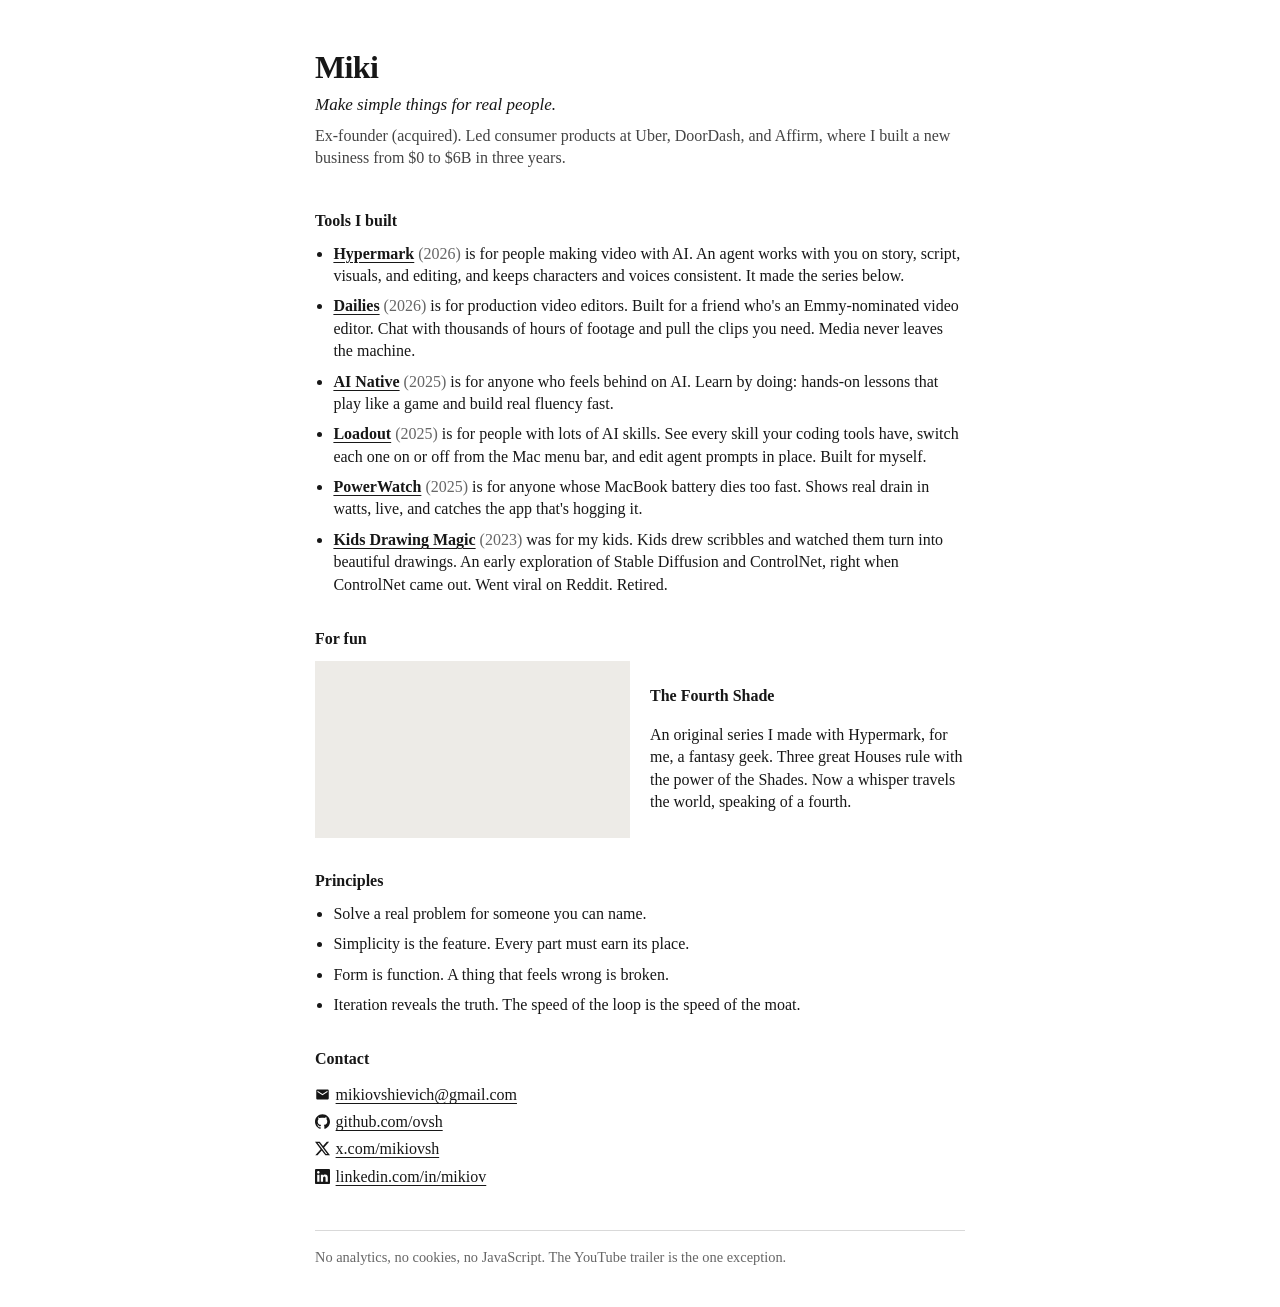
<file: classic.html>
<!doctype html>
<html lang="en">
<head>
  <meta charset="utf-8">
  <meta name="viewport" content="width=device-width, initial-scale=1">
  <meta name="description" content="Make simple things for real people.">
  <title>Miki Ovshievich</title>
  <style>
    :root {
      color-scheme: only light;
    }

    * {
      box-sizing: border-box;
    }

    html {
      background: #fff;
    }

    body {
      max-width: 650px;
      margin: 0 auto;
      padding: 50px 0 40px;
      background: #fff;
      color: #171717;
      font-family: Times, "Times New Roman", serif;
      font-size: 16px;
      line-height: 1.4;
    }

    header {
      margin-bottom: 2.5rem;
    }

    h1,
    h2,
    h3,
    p,
    ul {
      margin-top: 0;
    }

    h1 {
      margin-bottom: 0.5rem;
      font-size: 2rem;
      line-height: 1.1;
      letter-spacing: -0.02em;
    }

    h2 {
      margin-bottom: 0.65rem;
      font-size: 1rem;
      line-height: inherit;
    }

    h3 {
      display: inline;
      font-size: inherit;
    }

    section + section {
      margin-top: 2rem;
    }

    .capstone {
      margin-bottom: 0.5rem;
      font-size: 1.0625rem;
      font-style: italic;
      line-height: 1.4;
    }

    .bio {
      margin-bottom: 0;
      color: #444;
    }

    p {
      margin-bottom: 1rem;
    }

    ul {
      margin-bottom: 0;
      padding-left: 1.15rem;
      list-style: disc;
    }

    li + li {
      margin-top: 0.5rem;
    }

    .year {
      font-weight: normal;
      color: #666;
    }

    .section-note {
      margin-bottom: 0.75rem;
      color: #444;
    }

    figure.show {
      display: grid;
      grid-template-columns: 1fr 1fr;
      gap: 1.25rem;
      align-items: center;
      margin: 0;
    }

    .trailer {
      display: block;
      width: 100%;
      aspect-ratio: 16 / 9;
      background: #edebe7;
      border: 0;
    }

    figcaption {
      margin-top: 0;
    }

    figcaption h3 {
      display: block;
    }

    a {
      color: inherit;
      text-decoration: underline;
      text-decoration-thickness: 0.075em;
      text-underline-offset: 0.16em;
    }

    a:hover {
      text-decoration-thickness: 0.12em;
    }

    a:focus-visible {
      outline: 2px solid #171717;
      outline-offset: 3px;
    }

    .email {
      overflow-wrap: anywhere;
    }

    .icon {
      width: 15px;
      height: 15px;
      margin-right: 0.35rem;
      vertical-align: -2px;
      fill: currentColor;
    }

    .contact-lines {
      line-height: 1.7;
    }

    footer {
      margin-top: 2.5rem;
      padding-top: 1rem;
      border-top: 1px solid #d9d9d9;
      color: #666;
      font-size: 0.9rem;
    }

    footer p {
      margin-bottom: 0;
    }

    @media (max-width: 690px) {
      body {
        padding: 32px 20px;
      }

      figure.show {
        grid-template-columns: 1fr;
        gap: 0.75rem;
      }
    }
  </style>
</head>
<body>
  <header>
    <h1>Miki</h1>
    <p class="capstone">Make simple things for real people.</p>
    <p class="bio">Ex-founder (acquired). Led consumer products at Uber, DoorDash, and Affirm, where I built a new business from $0 to $6B in three years.</p>
  </header>

  <main>
    <section aria-labelledby="tools-heading">
      <h2 id="tools-heading">Tools I built</h2>
      <ul>
        <li>
          <h3><a href="https://hypermark.ai">Hypermark</a></h3> <span class="year">(2026)</span> is for people making video with AI.
          An agent works with you on story, script, visuals, and editing, and keeps characters and voices consistent. It made the series below.
        </li>
        <li>
          <h3><a href="https://ovsh.github.io/dailies/">Dailies</a></h3> <span class="year">(2026)</span> is for production video editors.
          Built for a friend who's an Emmy-nominated video editor. Chat with thousands of hours of footage and pull the clips you need. Media never leaves the machine.
        </li>
        <li>
          <h3><a href="https://ainative.fast">AI Native</a></h3> <span class="year">(2025)</span> is for anyone who feels behind on AI.
          Learn by doing: hands-on lessons that play like a game and build real fluency fast.
        </li>
        <li>
          <h3><a href="https://ovsh.github.io/loadout/">Loadout</a></h3> <span class="year">(2025)</span> is for people with lots of AI skills.
          See every skill your coding tools have, switch each one on or off from the Mac menu bar, and edit agent prompts in place. Built for myself.
        </li>
        <li>
          <h3><a href="https://ovsh.github.io/powerwatch/">PowerWatch</a></h3> <span class="year">(2025)</span> is for anyone whose MacBook battery dies too fast.
          Shows real drain in watts, live, and catches the app that's hogging it.
        </li>
        <li>
          <h3><a href="https://www.reddit.com/r/StableDiffusion/comments/11nbiea/im_a_dad_who_made_a_free_drawing_app_for_kids/">Kids Drawing Magic</a></h3> <span class="year">(2023)</span> was for my kids.
          Kids drew scribbles and watched them turn into beautiful drawings. An early exploration of Stable Diffusion and ControlNet, right when ControlNet came out. Went viral on Reddit. Retired.
        </li>
      </ul>
    </section>

    <section aria-labelledby="fun-heading">
      <h2 id="fun-heading">For fun</h2>
      <figure class="show">
        <iframe class="trailer" title="The Fourth Shade trailer" loading="lazy"
                src="https://www.youtube-nocookie.com/embed/nPhi6ZaeFdQ?rel=0"
                allow="accelerometer; autoplay; clipboard-write; encrypted-media; gyroscope; picture-in-picture; web-share"
                referrerpolicy="strict-origin-when-cross-origin"
                allowfullscreen></iframe>
        <figcaption>
          <h3>The Fourth Shade</h3>
          An original series I made with Hypermark, for me, a fantasy geek. Three great Houses rule with the power of the Shades. Now a whisper travels the world, speaking of a fourth.
        </figcaption>
      </figure>
    </section>

    <section aria-labelledby="principles-heading">
      <h2 id="principles-heading">Principles</h2>
      <ul>
        <li>Solve a real problem for someone you can name.</li>
        <li>Simplicity is the feature. Every part must earn its place.</li>
        <li>Form is function. A thing that feels wrong is broken.</li>
        <li>Iteration reveals the truth. The speed of the loop is the speed of the moat.</li>
      </ul>
    </section>

    <section aria-labelledby="contact-heading">
      <h2 id="contact-heading">Contact</h2>
      <p class="contact-lines">
        <svg class="icon" aria-hidden="true" viewBox="0 0 24 24"><path d="M20 4H4c-1.1 0-2 .9-2 2v12c0 1.1.9 2 2 2h16c1.1 0 2-.9 2-2V6c0-1.1-.9-2-2-2zm0 4-8 5-8-5V6l8 5 8-5v2z"/></svg><a class="email" href="mailto:mikiovshievich@gmail.com">mikiovshievich@gmail.com</a><br>
        <svg class="icon" aria-hidden="true" viewBox="0 0 24 24"><path d="M12 .297c-6.63 0-12 5.373-12 12 0 5.303 3.438 9.8 8.205 11.385.6.113.82-.258.82-.577 0-.285-.01-1.04-.015-2.04-3.338.724-4.042-1.61-4.042-1.61C4.422 18.07 3.633 17.7 3.633 17.7c-1.087-.744.084-.729.084-.729 1.205.084 1.838 1.236 1.838 1.236 1.07 1.835 2.809 1.305 3.495.998.108-.776.417-1.305.76-1.605-2.665-.3-5.466-1.332-5.466-5.93 0-1.31.465-2.38 1.235-3.22-.135-.303-.54-1.523.105-3.176 0 0 1.005-.322 3.3 1.23.96-.267 1.98-.399 3-.405 1.02.006 2.04.138 3 .405 2.28-1.552 3.285-1.23 3.285-1.23.645 1.653.24 2.873.12 3.176.765.84 1.23 1.91 1.23 3.22 0 4.61-2.805 5.625-5.475 5.92.42.36.81 1.096.81 2.22 0 1.606-.015 2.896-.015 3.286 0 .315.21.69.825.57C20.565 22.092 24 17.592 24 12.297c0-6.627-5.373-12-12-12"/></svg><a href="https://github.com/ovsh">github.com/ovsh</a><br>
        <svg class="icon" aria-hidden="true" viewBox="0 0 24 24"><path d="M18.901 1.153h3.68l-8.04 9.19L24 22.846h-7.406l-5.8-7.584-6.638 7.584H.474l8.6-9.83L0 1.154h7.594l5.243 6.932ZM17.61 20.644h2.039L6.486 3.24H4.298Z"/></svg><a href="https://x.com/mikiovsh">x.com/mikiovsh</a><br>
        <svg class="icon" aria-hidden="true" viewBox="0 0 24 24"><path d="M20.447 20.452h-3.554v-5.569c0-1.328-.027-3.037-1.852-3.037-1.853 0-2.136 1.445-2.136 2.939v5.667H9.351V9h3.414v1.561h.046c.477-.9 1.637-1.85 3.37-1.85 3.601 0 4.267 2.37 4.267 5.455v6.286zM5.337 7.433c-1.144 0-2.063-.926-2.063-2.065 0-1.138.92-2.063 2.063-2.063 1.14 0 2.064.925 2.064 2.063 0 1.139-.925 2.065-2.064 2.065zm1.782 13.019H3.555V9h3.564v11.452zM22.225 0H1.771C.792 0 0 .774 0 1.729v20.542C0 23.227.792 24 1.771 24h20.451C23.2 24 24 23.227 24 22.271V1.729C24 .774 23.2 0 22.225 0z"/></svg><a href="https://www.linkedin.com/in/mikiov/">linkedin.com/in/mikiov</a>
      </p>
    </section>
  </main>

  <footer>
    <p>No analytics, no cookies, no JavaScript. The YouTube trailer is the one exception.</p>
  </footer>
</body>
</html>
</file>
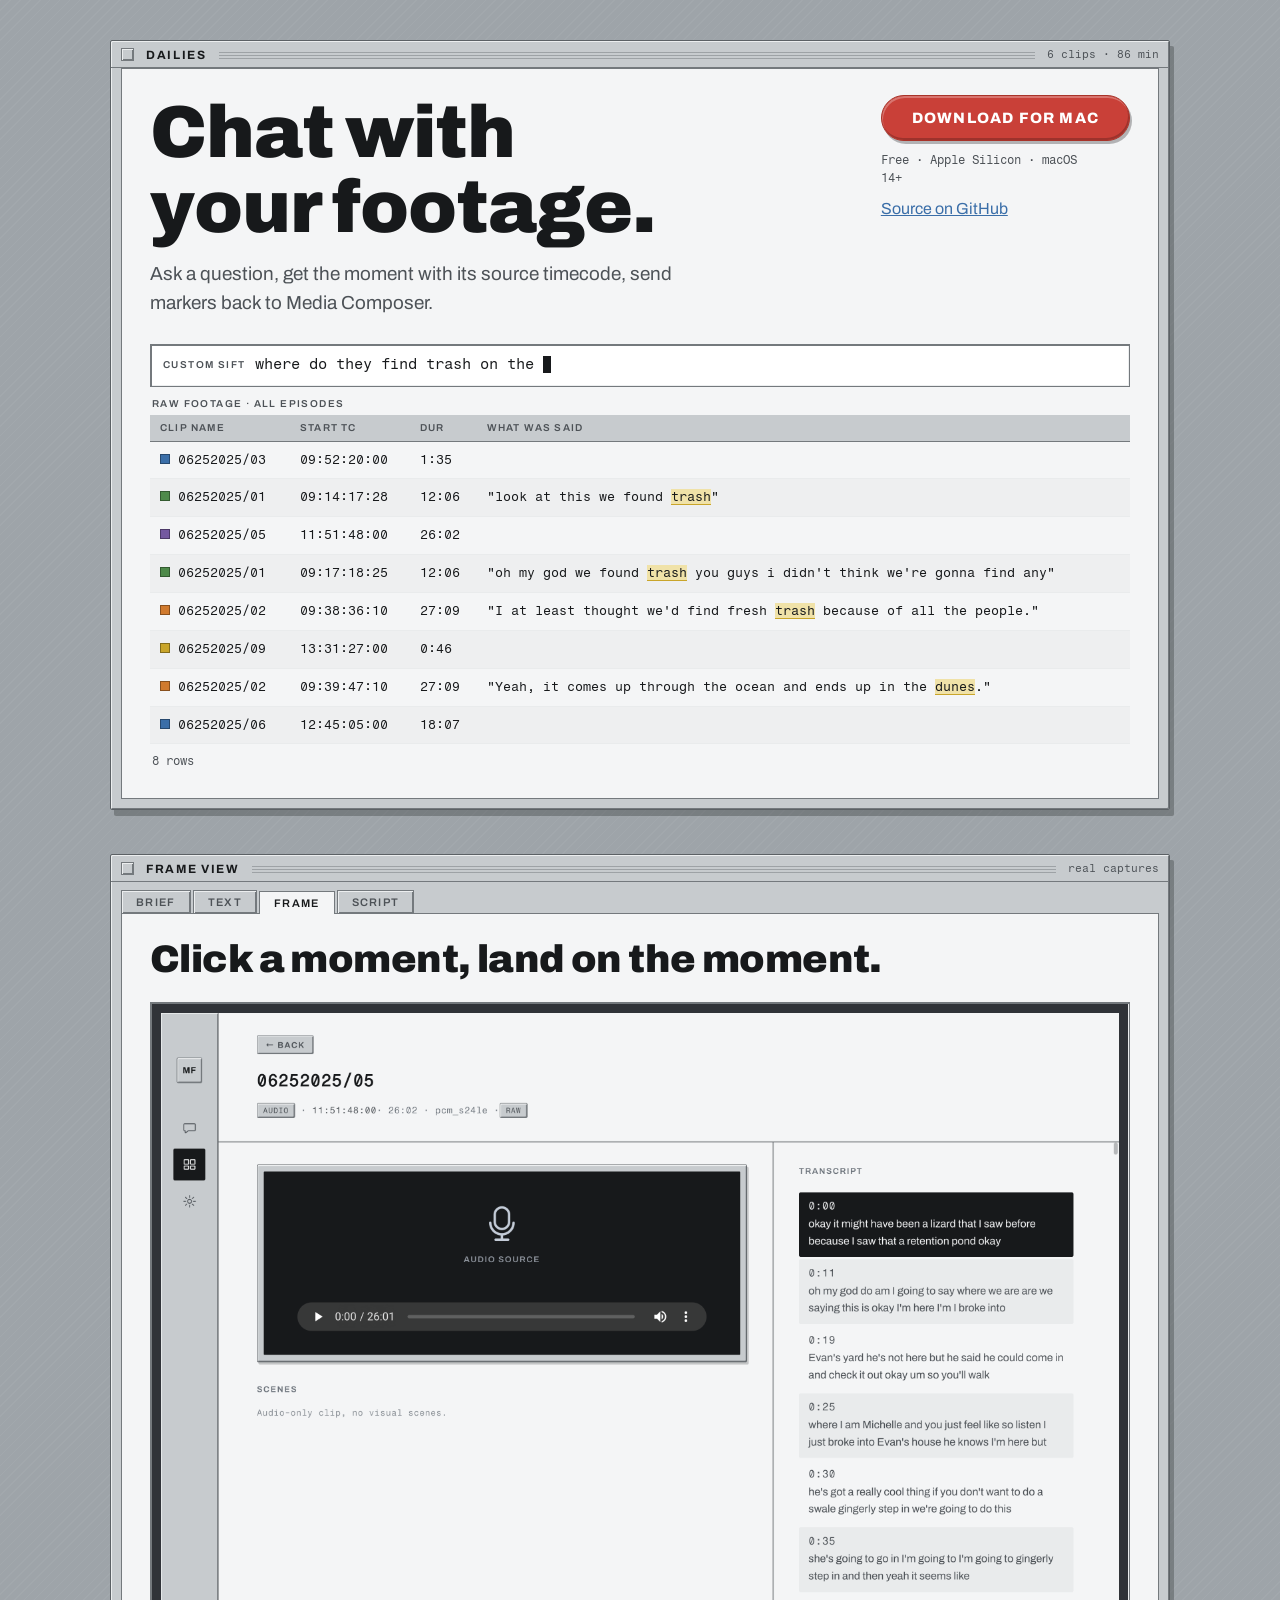
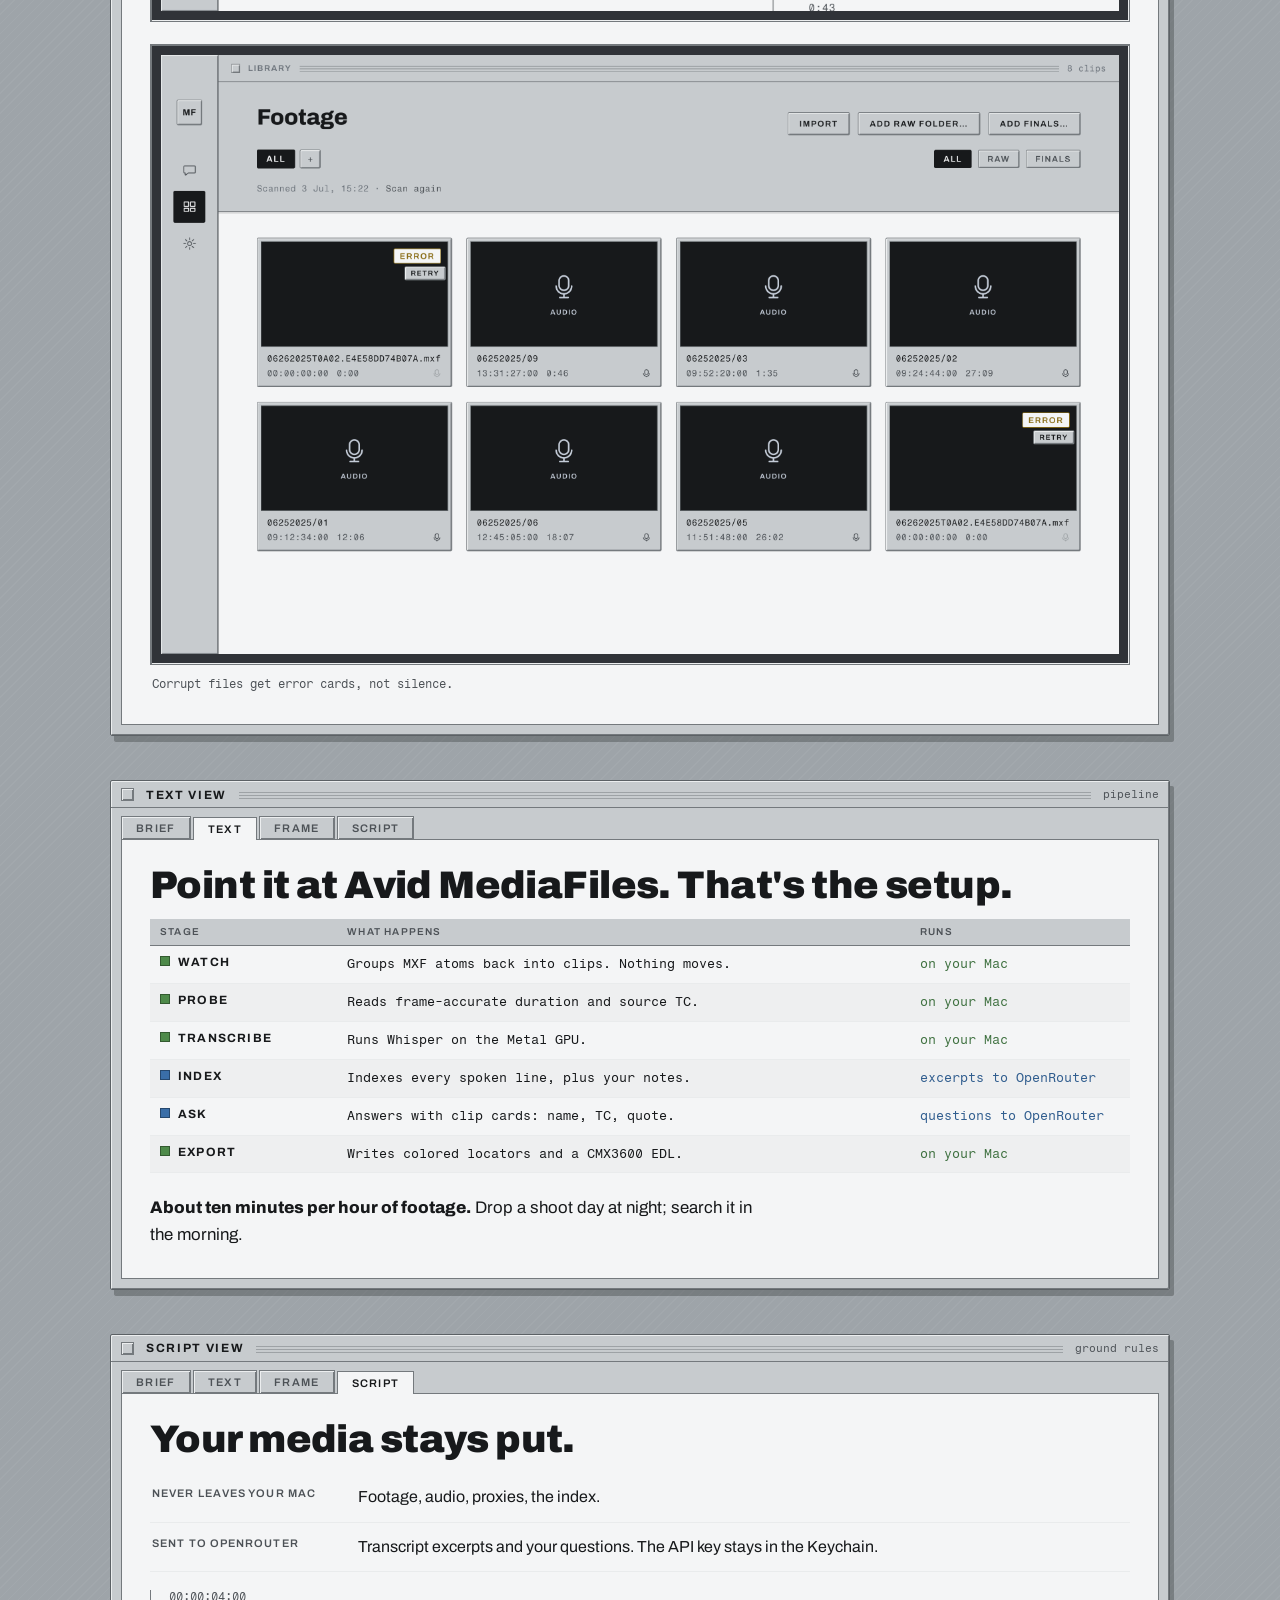
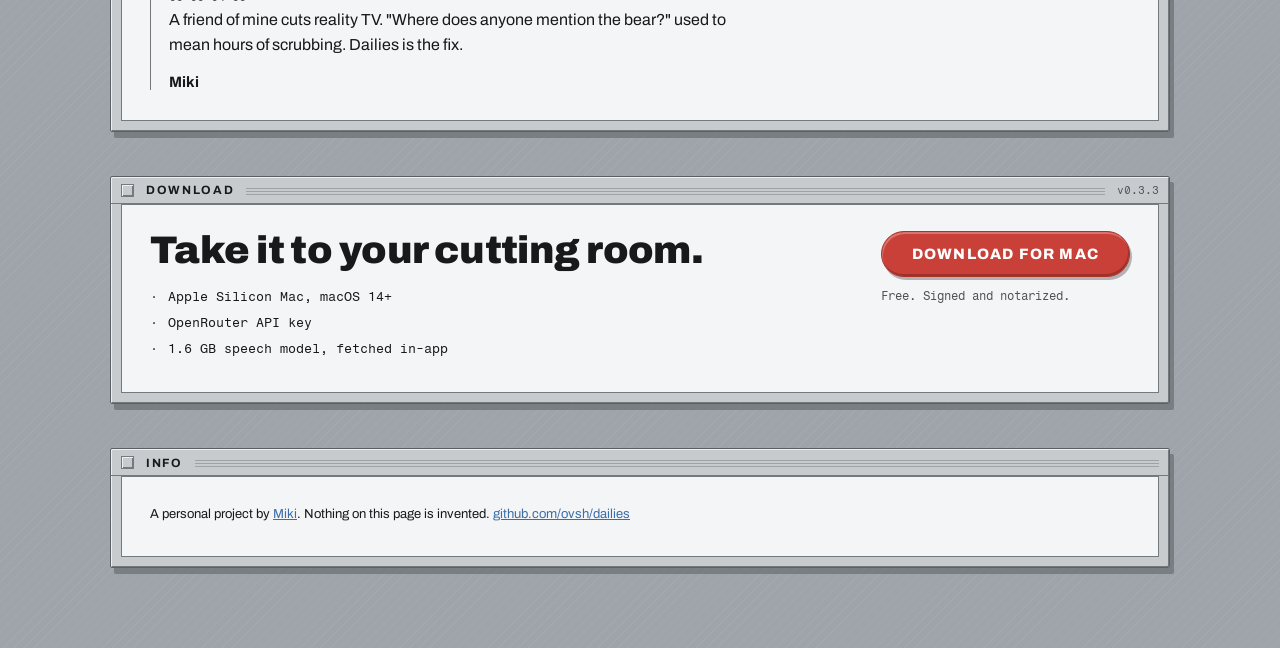
<file: dailies/unslop-mock.html>
<!doctype html>
<!--
UNSLOP MOCK of dailies/index.html — same design, ~one tenth of the prose.
DIRECTION CONTRACT (Impeccable, seed ea177cc2, assigned index 4, user-confirmed 2026-07-23)
THESIS: The page IS a Media Composer bin. Editors live in bins; Dailies is "your bin,
but you can talk to it."
-->
<html lang="en">
<head>
<meta charset="utf-8">
<meta name="viewport" content="width=device-width, initial-scale=1">
<title>Dailies. Chat with your footage.</title>
<meta name="description" content="Local-first search for Avid media. Ask a question, get the timecode, send markers back to Media Composer.">
<meta property="og:title" content="Dailies. Chat with your footage.">
<meta property="og:description" content="Ask a question, get the moment and its timecode, send markers back to Avid. Local-first, Apple Silicon.">
<link rel="icon" href="data:image/svg+xml,%3Csvg xmlns='http://www.w3.org/2000/svg' viewBox='0 0 32 32'%3E%3Crect width='32' height='32' fill='%23c7cbce'/%3E%3Cellipse cx='16' cy='16' rx='9' ry='7' fill='%23c94038'/%3E%3C/svg%3E">
<link rel="preconnect" href="https://fonts.googleapis.com">
<link rel="preconnect" href="https://fonts.gstatic.com" crossorigin>
<link href="https://fonts.googleapis.com/css2?family=Archivo:wdth,wght@75..125,400..900&family=Fragment+Mono&display=swap" rel="stylesheet">
<style>
:root {
  --desktop: #9ea4a9;
  --chrome: #c7cbce;
  --chrome-hi: #eceeef;
  --chrome-lo: #74797d;
  --paper: #f4f5f6;
  --paper-alt: #e9ebec;
  --ink: #17191b;
  --ink-2: #4d5257;
  --red: #c94038;
  --red-dn: #a83329;
  --orange: #d07a2e;
  --yellow: #c9a52a;
  --green: #4e8a4a;
  --blue: #3a6ea8;
  --purple: #7458a0;
  --bevel-out: inset 1px 1px 0 var(--chrome-hi), inset -1px -1px 0 var(--chrome-lo);
  --bevel-in: inset 1px 1px 0 var(--chrome-lo), inset -1px -1px 0 var(--chrome-hi);
  --mono: "Fragment Mono", ui-monospace, monospace;
  --sans: "Archivo", -apple-system, sans-serif;
}
* { margin: 0; padding: 0; box-sizing: border-box; }
html { scroll-behavior: smooth; }
body {
  background: var(--desktop);
  background-image: repeating-linear-gradient(135deg, rgba(255,255,255,.045) 0 1px, transparent 1px 7px);
  color: var(--ink);
  font-family: var(--sans);
  font-size: 16px;
  line-height: 1.55;
  -webkit-font-smoothing: antialiased;
}
.desk { max-width: 1100px; margin: 0 auto; padding: 40px 20px 80px; display: grid; gap: 44px; }
.desk > * { min-width: 0; }

/* ---------- window chrome ---------- */
.win {
  background: var(--chrome);
  box-shadow: var(--bevel-out), 4px 6px 0 rgba(23,25,27,.28);
  border: 1px solid #5c6165;
  border-radius: 2px;
}
.win-bar {
  display: flex; align-items: center; gap: 12px;
  padding: 7px 10px;
  box-shadow: inset 0 -1px 0 var(--chrome-lo);
  user-select: none;
}
.win-close {
  width: 13px; height: 13px; flex: none;
  background: var(--chrome);
  box-shadow: var(--bevel-out);
  border: 1px solid var(--chrome-lo);
}
.win-title {
  font: 700 12px/1 var(--sans);
  letter-spacing: .14em;
  text-transform: uppercase;
  color: var(--ink);
  white-space: nowrap;
}
.win-stripes { flex: 1; height: 9px; background: repeating-linear-gradient(0deg, var(--chrome-lo) 0 1px, transparent 1px 3px); opacity: .5; min-width: 40px; }
.win-meta { font: 11px var(--mono); color: var(--ink-2); white-space: nowrap; }

.tabs { display: flex; gap: 2px; padding: 8px 10px 0; }
.tab {
  font: 600 11px/1 var(--sans); letter-spacing: .12em; text-transform: uppercase;
  padding: 6px 14px 5px;
  background: var(--chrome);
  box-shadow: var(--bevel-out);
  color: var(--ink-2);
  border: 1px solid var(--chrome-lo); border-bottom: none;
}
.tab.on { background: var(--paper); color: var(--ink); box-shadow: none; position: relative; top: 1px; }
.win-body { background: var(--paper); margin: 0 10px 10px; border: 1px solid var(--chrome-lo); padding: 26px 28px 30px; }
.tabs + .win-body { margin-top: 0; }

/* ---------- type ---------- */
h1, h2 { font-family: var(--sans); font-weight: 900; line-height: 1.02; letter-spacing: -0.015em; text-wrap: balance; }
h1 { font-size: clamp(2.6rem, 7vw, 4.6rem); }
h2 { font-size: clamp(1.7rem, 3.6vw, 2.4rem); margin-bottom: 14px; }
.lede { font-size: clamp(1.02rem, 1.6vw, 1.18rem); color: var(--ink-2); max-width: 62ch; }
p { max-width: 68ch; }
a { color: var(--blue); }
.mono { font-family: var(--mono); }

/* ---------- hero ---------- */
.hero-top { display: flex; flex-wrap: wrap; gap: 24px 32px; align-items: flex-start; justify-content: space-between; margin-bottom: 26px; }
.hero-copy { max-width: 560px; }
.hero-copy .lede { margin-top: 14px; }
.hero-cta { display: flex; flex-direction: column; gap: 10px; align-items: flex-start; }

.marker {
  display: inline-block;
  font: 800 15px/1 var(--sans); letter-spacing: .08em; text-transform: uppercase;
  color: #fff; background: var(--red);
  padding: 15px 30px 14px;
  border-radius: 999px;
  border: 1px solid var(--red-dn);
  box-shadow: inset 1px 2px 0 rgba(255,255,255,.28), inset -1px -2px 0 rgba(0,0,0,.22), 2px 3px 0 rgba(23,25,27,.3);
  text-decoration: none;
  transition: transform 120ms steps(2, end);
}
.marker:hover { transform: translate(1px, 1px); box-shadow: inset 1px 2px 0 rgba(255,255,255,.28), inset -1px -2px 0 rgba(0,0,0,.22), 1px 1px 0 rgba(23,25,27,.3); }
.marker:focus-visible, a:focus-visible, button:focus-visible { outline: 3px solid var(--blue); outline-offset: 2px; }
.cta-note { font: 12px/1.5 var(--mono); color: var(--ink-2); max-width: 30ch; }

/* ---------- bin table / sift ---------- */
.sift-field {
  display: flex; align-items: center; gap: 10px;
  background: #fff; border: 1px solid var(--chrome-lo);
  box-shadow: var(--bevel-in);
  padding: 10px 12px; margin-bottom: 2px;
}
.sift-label { font: 600 10px/1 var(--sans); letter-spacing: .14em; color: var(--ink-2); text-transform: uppercase; flex: none; }
.sift-q { font: 15px var(--mono); color: var(--ink); min-height: 1.4em; flex: 1; overflow-wrap: anywhere; }
.sift-q .caret { display: inline-block; width: 8px; height: 1.1em; background: var(--ink); vertical-align: text-bottom; animation: blink 1s steps(1) infinite; }
@keyframes blink { 50% { opacity: 0; } }

.bin-scroll { overflow-x: auto; }
.bin { width: 100%; border-collapse: collapse; font: 13px/1.45 var(--mono); }
.bin caption { text-align: left; font: 600 10px/1 var(--sans); letter-spacing: .14em; text-transform: uppercase; color: var(--ink-2); padding: 10px 2px 6px; }
.bin th {
  text-align: left; font: 600 10px/1 var(--sans); letter-spacing: .12em; text-transform: uppercase;
  color: var(--ink-2); padding: 8px 10px; border-bottom: 1px solid var(--chrome-lo);
  background: var(--chrome);
}
.bin td { padding: 9px 10px; border-bottom: 1px solid var(--paper-alt); vertical-align: top; }
.bin tbody tr:nth-child(even) td { background: rgba(0,0,0,.025); }
.bin .tc, .bin .dur { white-space: nowrap; font-variant-numeric: tabular-nums; }
.chip { display: inline-block; width: 10px; height: 10px; margin-right: 8px; vertical-align: baseline; border: 1px solid rgba(0,0,0,.35); }
.quote { color: var(--ink); }
.quote em { font-style: normal; background: #f0e2a8; box-shadow: 0 1px 0 var(--yellow); }
/* black-inverse selection, the period-true Avid idiom */
.bin.sifted tr.hit td { background: var(--ink); color: var(--paper); border-bottom-color: #3a3e44; }
.bin.sifted tr.hit .quote { color: var(--paper); }
.bin.sifted tr.hit .quote em { background: none; box-shadow: none; color: #f0d269; }
.bin.sifting tr.miss { opacity: 0; transition: opacity .3s steps(3, end); }
.bin.sifted tr.miss { display: none; }
.sift-count { font: 12px var(--mono); color: var(--ink-2); padding: 10px 2px 0; display: flex; gap: 14px; align-items: center; flex-wrap: wrap; }
.sift-again {
  font: 600 10px/1 var(--sans); letter-spacing: .12em; text-transform: uppercase;
  background: var(--chrome); box-shadow: var(--bevel-out); border: 1px solid var(--chrome-lo);
  padding: 6px 12px; cursor: pointer; color: var(--ink);
}
.sift-again:active { box-shadow: var(--bevel-in); }

/* ---------- screenshots ---------- */
.shot-wrap { background: #303338; border: 1px solid var(--chrome-lo); box-shadow: var(--bevel-in); padding: 10px; }
.shot-wrap img { display: block; width: 100%; height: auto; }
.shot-cap { font: 12px/1.6 var(--mono); color: var(--ink-2); padding: 10px 2px 0; max-width: 78ch; }
.two-shots { display: grid; gap: 22px; }

/* ---------- text view (how it works) ---------- */
.stage-name { font: 700 12px/1.3 var(--sans); letter-spacing: .1em; text-transform: uppercase; white-space: nowrap; }
.runs-local { color: #3f7140; font-weight: 400; }
.runs-cloud { color: #315e8f; font-weight: 400; }
.overnight { margin-top: 22px; font-size: 1.05rem; max-width: 62ch; }
.overnight strong { font-weight: 800; }

/* ---------- script view ---------- */
.script-block { border-left: 1px solid var(--chrome-lo); padding-left: 18px; margin-top: 18px; }
.script-tc { font: 12px var(--mono); color: var(--ink-2); }
.script-line { margin: 4px 0 16px; max-width: 62ch; }
.sig { font: 15px var(--sans); font-weight: 700; }

/* ---------- boundaries list ---------- */
.truth { display: grid; gap: 0; margin-top: 8px; }
.truth-row { display: grid; grid-template-columns: 190px 1fr; gap: 16px; padding: 12px 2px; border-bottom: 1px solid var(--paper-alt); }
.truth-key { font: 600 11px/1.5 var(--sans); letter-spacing: .1em; text-transform: uppercase; color: var(--ink-2); }
.truth-val { max-width: 62ch; }

/* ---------- download ---------- */
.dl-grid { display: flex; flex-wrap: wrap; gap: 28px; align-items: flex-start; justify-content: space-between; }
.req { font: 13px/2 var(--mono); color: var(--ink); list-style: none; }
.req li::before { content: "·"; margin-right: 10px; color: var(--ink-2); }
footer { text-align: left; font: 13px/1.8 var(--sans); color: var(--ink); }
footer .win-body p { max-width: none; }

@media (max-width: 700px) {
  .desk { padding: 18px 10px 60px; gap: 28px; }
  .win-body { padding: 18px 14px 22px; margin: 0 6px 6px; }
  #bin .dur, #bin th:nth-child(3), #bin td:nth-child(3) { display: none; }
  .bin { min-width: 540px; }
  .truth-row { grid-template-columns: 1fr; gap: 4px; }
  .win-meta { display: none; }
}
@media (prefers-reduced-motion: reduce) {
  html { scroll-behavior: auto; }
  .sift-q .caret { animation: none; }
}
</style>
</head>
<body>
<div class="desk">

<!-- ============ 1. WHAT IT IS + the sift ============ -->
<section class="win" aria-labelledby="hero-h">
  <div class="win-bar">
    <span class="win-close" aria-hidden="true"></span>
    <span class="win-title">Dailies</span>
    <span class="win-stripes" aria-hidden="true"></span>
    <span class="win-meta">6 clips · 86 min</span>
  </div>
  <div class="win-body">
    <div class="hero-top">
      <div class="hero-copy">
        <h1 id="hero-h">Chat with your footage.</h1>
        <p class="lede">Ask a question, get the moment with its source timecode, send markers back to Media Composer.</p>
      </div>
      <div class="hero-cta">
        <a class="marker" id="dl-top" href="https://github.com/ovsh/dailies/releases/download/v0.3.3/Dailies-0.3.3-arm64.dmg">Download for Mac</a>
        <span class="cta-note">Free · Apple Silicon · macOS 14+</span>
        <a href="https://github.com/ovsh/dailies">Source on GitHub</a>
      </div>
    </div>

    <div class="sift-field">
      <span class="sift-label">Custom sift</span>
      <span class="sift-q" id="sift-q" aria-hidden="true"><span class="caret"></span></span>
      <span class="visually-hidden" style="position:absolute;left:-9999px">where do they find trash on the beach?</span>
    </div>
    <div class="bin-scroll"><table class="bin" id="bin">
      <caption>Raw footage · all episodes</caption>
      <thead>
        <tr><th scope="col">Clip name</th><th scope="col">Start TC</th><th scope="col">Dur</th><th scope="col">What was said</th></tr>
      </thead>
      <tbody>
        <tr class="miss"><td><span class="chip" style="background:var(--blue)"></span>06252025/03</td><td class="tc">09:52:20:00</td><td class="dur">1:35</td><td class="quote"></td></tr>
        <tr class="hit"><td><span class="chip" style="background:var(--green)"></span>06252025/01</td><td class="tc">09:14:17:28</td><td class="dur">12:06</td><td class="quote">"look at this we found <em>trash</em>"</td></tr>
        <tr class="miss"><td><span class="chip" style="background:var(--purple)"></span>06252025/05</td><td class="tc">11:51:48:00</td><td class="dur">26:02</td><td class="quote"></td></tr>
        <tr class="hit"><td><span class="chip" style="background:var(--green)"></span>06252025/01</td><td class="tc">09:17:18:25</td><td class="dur">12:06</td><td class="quote">"oh my god we found <em>trash</em> you guys i didn't think we're gonna find any"</td></tr>
        <tr class="hit"><td><span class="chip" style="background:var(--orange)"></span>06252025/02</td><td class="tc">09:38:36:10</td><td class="dur">27:09</td><td class="quote">"I at least thought we'd find fresh <em>trash</em> because of all the people."</td></tr>
        <tr class="miss"><td><span class="chip" style="background:var(--yellow)"></span>06252025/09</td><td class="tc">13:31:27:00</td><td class="dur">0:46</td><td class="quote"></td></tr>
        <tr class="hit"><td><span class="chip" style="background:var(--orange)"></span>06252025/02</td><td class="tc">09:39:47:10</td><td class="dur">27:09</td><td class="quote">"Yeah, it comes up through the ocean and ends up in the <em>dunes</em>."</td></tr>
        <tr class="miss"><td><span class="chip" style="background:var(--blue)"></span>06252025/06</td><td class="tc">12:45:05:00</td><td class="dur">18:07</td><td class="quote"></td></tr>
      </tbody>
    </table></div>
    <div class="sift-count">
      <span id="sift-status">8 rows</span>
      <button class="sift-again" id="sift-again" hidden>Sift again</button>
    </div>
  </div>
</section>

<!-- ============ 2. SEE IT ============ -->
<section class="win" aria-labelledby="see-h">
  <div class="win-bar">
    <span class="win-close" aria-hidden="true"></span>
    <span class="win-title">Frame view</span>
    <span class="win-stripes" aria-hidden="true"></span>
    <span class="win-meta">real captures</span>
  </div>
  <div class="tabs" aria-hidden="true">
    <span class="tab">Brief</span><span class="tab">Text</span><span class="tab on">Frame</span><span class="tab">Script</span>
  </div>
  <div class="win-body">
    <h2 id="see-h">Click a moment, land on the moment.</h2>
    <div class="two-shots" style="margin-top:22px">
      <figure>
        <div class="shot-wrap"><img src="assets/clip-view.png" alt="Dailies clip view: clip 06252025/05 at source TC 11:51:48:00 with a synced transcript beside the player." width="2880" height="1800" loading="eager"></div>
      </figure>
      <figure>
        <div class="shot-wrap"><img src="assets/library.png" alt="Dailies library: clip cards with real Avid names and timecodes. Two corrupt files show error cards with retry buttons." width="2880" height="1800" loading="lazy"></div>
        <figcaption class="shot-cap">Corrupt files get error cards, not silence.</figcaption>
      </figure>
    </div>
  </div>
</section>

<!-- ============ 3. HOW IT WORKS ============ -->
<section class="win" aria-labelledby="how-h">
  <div class="win-bar">
    <span class="win-close" aria-hidden="true"></span>
    <span class="win-title">Text view</span>
    <span class="win-stripes" aria-hidden="true"></span>
    <span class="win-meta">pipeline</span>
  </div>
  <div class="tabs" aria-hidden="true">
    <span class="tab">Brief</span><span class="tab on">Text</span><span class="tab">Frame</span><span class="tab">Script</span>
  </div>
  <div class="win-body">
    <h2 id="how-h">Point it at Avid MediaFiles. That's the setup.</h2>
    <div class="bin-scroll"><table class="bin">
      <thead><tr><th scope="col">Stage</th><th scope="col">What happens</th><th scope="col" style="width:220px">Runs</th></tr></thead>
      <tbody>
        <tr><td class="stage-name"><span class="chip" style="background:var(--green)"></span>Watch</td><td>Groups MXF atoms back into clips. Nothing moves.</td><td class="runs-local mono">on your Mac</td></tr>
        <tr><td class="stage-name"><span class="chip" style="background:var(--green)"></span>Probe</td><td>Reads frame-accurate duration and source TC.</td><td class="runs-local mono">on your Mac</td></tr>
        <tr><td class="stage-name"><span class="chip" style="background:var(--green)"></span>Transcribe</td><td>Runs Whisper on the Metal GPU.</td><td class="runs-local mono">on your Mac</td></tr>
        <tr><td class="stage-name"><span class="chip" style="background:var(--blue)"></span>Index</td><td>Indexes every spoken line, plus your notes.</td><td class="runs-cloud mono">excerpts to OpenRouter</td></tr>
        <tr><td class="stage-name"><span class="chip" style="background:var(--blue)"></span>Ask</td><td>Answers with clip cards: name, TC, quote.</td><td class="runs-cloud mono">questions to OpenRouter</td></tr>
        <tr><td class="stage-name"><span class="chip" style="background:var(--green)"></span>Export</td><td>Writes colored locators and a CMX3600 EDL.</td><td class="runs-local mono">on your Mac</td></tr>
      </tbody>
    </table></div>
    <p class="overnight"><strong>About ten minutes per hour of footage.</strong> Drop a shoot day at night; search it in the morning.</p>
  </div>
</section>

<!-- ============ 4. PROOF / honesty + origin ============ -->
<section class="win" aria-labelledby="proof-h">
  <div class="win-bar">
    <span class="win-close" aria-hidden="true"></span>
    <span class="win-title">Script view</span>
    <span class="win-stripes" aria-hidden="true"></span>
    <span class="win-meta">ground rules</span>
  </div>
  <div class="tabs" aria-hidden="true">
    <span class="tab">Brief</span><span class="tab">Text</span><span class="tab">Frame</span><span class="tab on">Script</span>
  </div>
  <div class="win-body">
    <h2 id="proof-h">Your media stays put.</h2>
    <div class="truth">
      <div class="truth-row"><span class="truth-key">Never leaves your Mac</span><span class="truth-val">Footage, audio, proxies, the index.</span></div>
      <div class="truth-row"><span class="truth-key">Sent to OpenRouter</span><span class="truth-val">Transcript excerpts and your questions. The API key stays in the Keychain.</span></div>
    </div>
    <div class="script-block">
      <p class="script-tc">00:00:04:00</p>
      <p class="script-line">A friend of mine cuts reality TV. "Where does anyone mention the bear?" used to mean hours of scrubbing. Dailies is the fix.</p>
      <p class="sig">Miki</p>
    </div>
  </div>
</section>

<!-- ============ 5. ACTION ============ -->
<section class="win" aria-labelledby="dl-h">
  <div class="win-bar">
    <span class="win-close" aria-hidden="true"></span>
    <span class="win-title">Download</span>
    <span class="win-stripes" aria-hidden="true"></span>
    <span class="win-meta">v0.3.3</span>
  </div>
  <div class="win-body">
    <div class="dl-grid">
      <div>
        <h2 id="dl-h">Take it to your cutting room.</h2>
        <ul class="req">
          <li>Apple Silicon Mac, macOS 14+</li>
          <li>OpenRouter API key</li>
          <li>1.6 GB speech model, fetched in-app</li>
        </ul>
      </div>
      <div class="hero-cta">
        <a class="marker" id="dl-bottom" href="https://github.com/ovsh/dailies/releases/download/v0.3.3/Dailies-0.3.3-arm64.dmg">Download for Mac</a>
        <span class="cta-note">Free. Signed and notarized.</span>
      </div>
    </div>
  </div>
</section>

<footer class="win">
  <div class="win-bar">
    <span class="win-close" aria-hidden="true"></span>
    <span class="win-title">Info</span>
    <span class="win-stripes" aria-hidden="true"></span>
  </div>
  <div class="win-body">
    <p>A personal project by <a href="https://ovsh.github.io">Miki</a>. Nothing on this page is invented. <a href="https://github.com/ovsh/dailies">github.com/ovsh/dailies</a></p>
  </div>
</footer>

</div>

<script>
(function () {
  var reduced = window.matchMedia("(prefers-reduced-motion: reduce)").matches;
  var q = "where do they find trash on the beach?";
  var qEl = document.getElementById("sift-q");
  var bin = document.getElementById("bin");
  var status = document.getElementById("sift-status");
  var again = document.getElementById("sift-again");
  var caret = qEl.querySelector(".caret");
  var played = false;

  function finish() {
    qEl.firstChild.nodeValue = q;
    bin.classList.add("sifting");
    setTimeout(function () {
      bin.classList.add("sifted");
      status.textContent = "4 hits in 2 clips · sifted from 8 rows";
      again.hidden = false;
    }, reduced ? 0 : 340);
  }

  qEl.insertBefore(document.createTextNode(""), caret);

  function play() {
    if (reduced) { finish(); return; }
    var i = 0;
    qEl.firstChild.nodeValue = "";
    bin.classList.remove("sifted");
    bin.classList.remove("sifting");
    status.textContent = "8 rows";
    again.hidden = true;
    var t = setInterval(function () {
      i++;
      qEl.firstChild.nodeValue = q.slice(0, i);
      if (i >= q.length) {
        clearInterval(t);
        setTimeout(finish, 450);
      }
    }, 45);
  }

  function start() {
    if (played) return;
    played = true;
    setTimeout(play, 600);
  }
  if (bin.getBoundingClientRect().top < window.innerHeight) {
    start();
  } else {
    var io = new IntersectionObserver(function (entries) {
      if (entries[0].isIntersecting) { start(); io.disconnect(); }
    }, { threshold: 0.3 });
    io.observe(bin);
  }

  again.addEventListener("click", play);
})();
</script>
</body>
</html>
</file>
